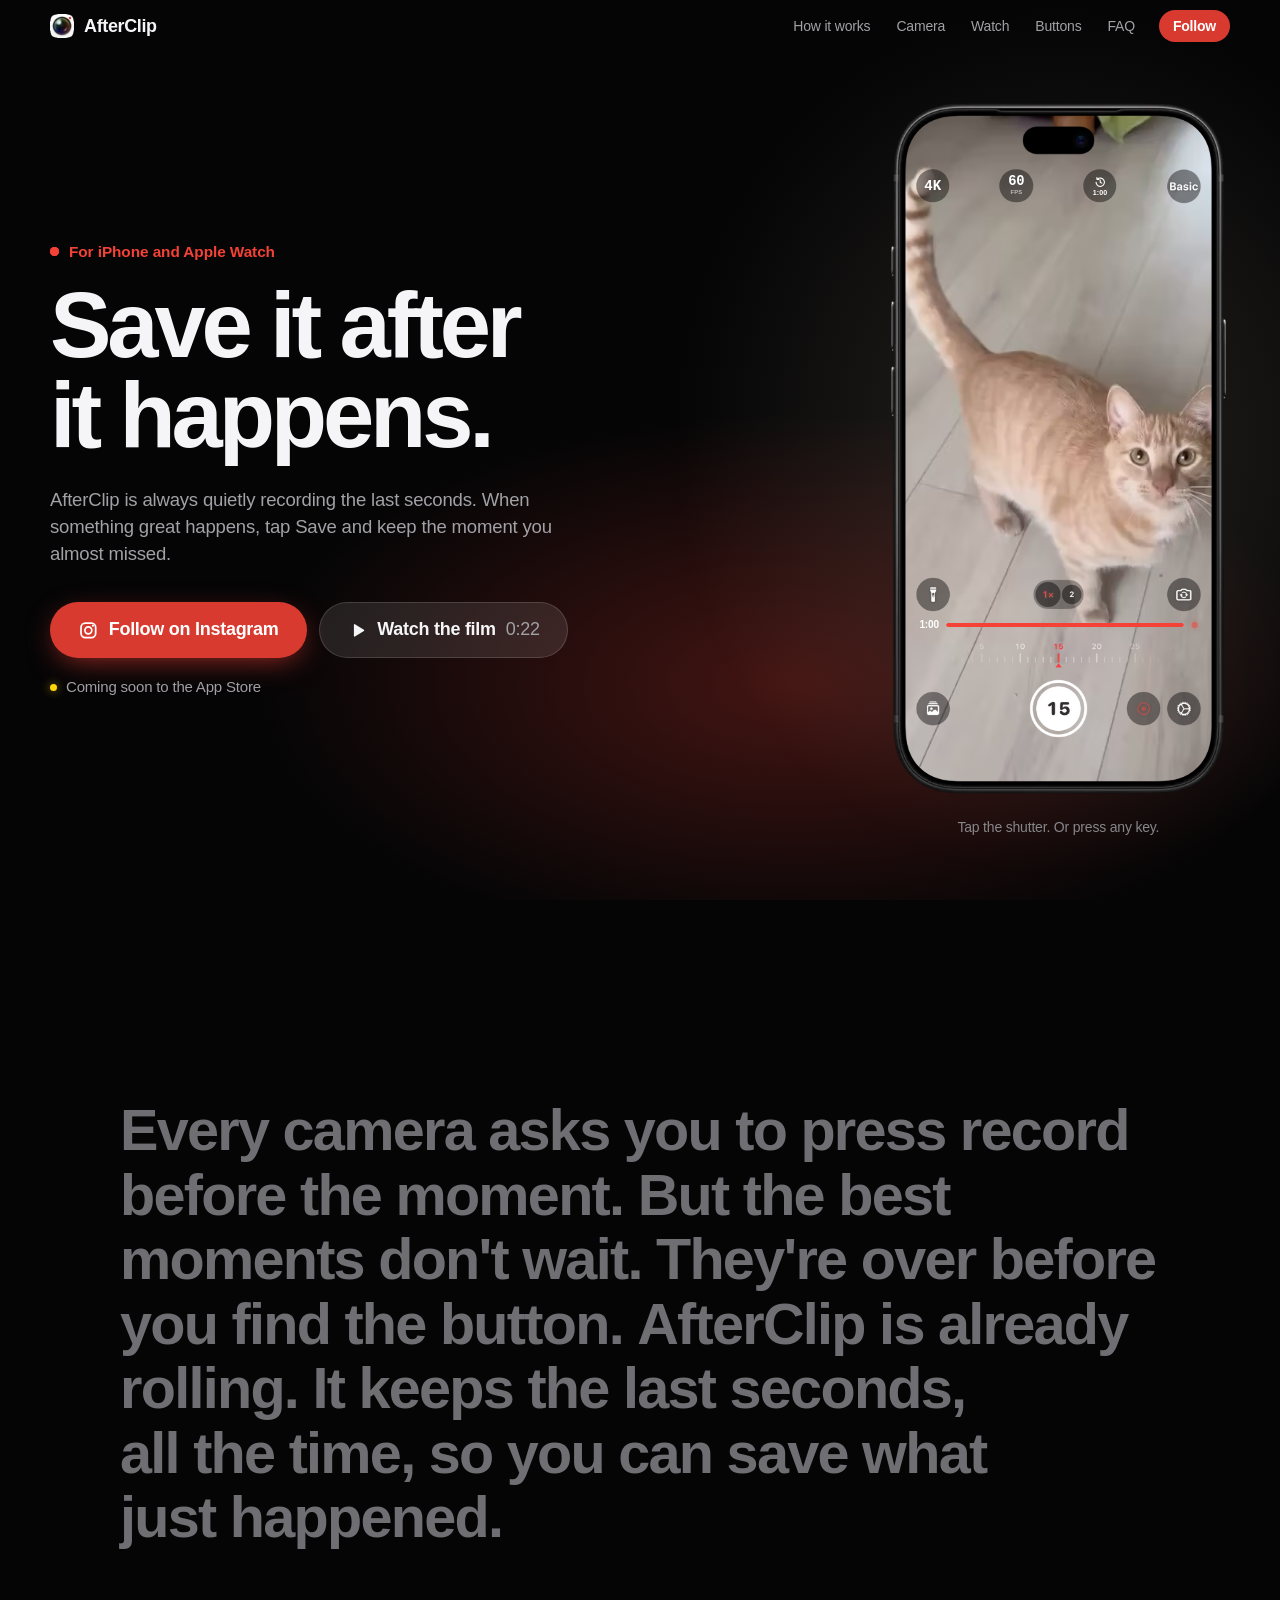
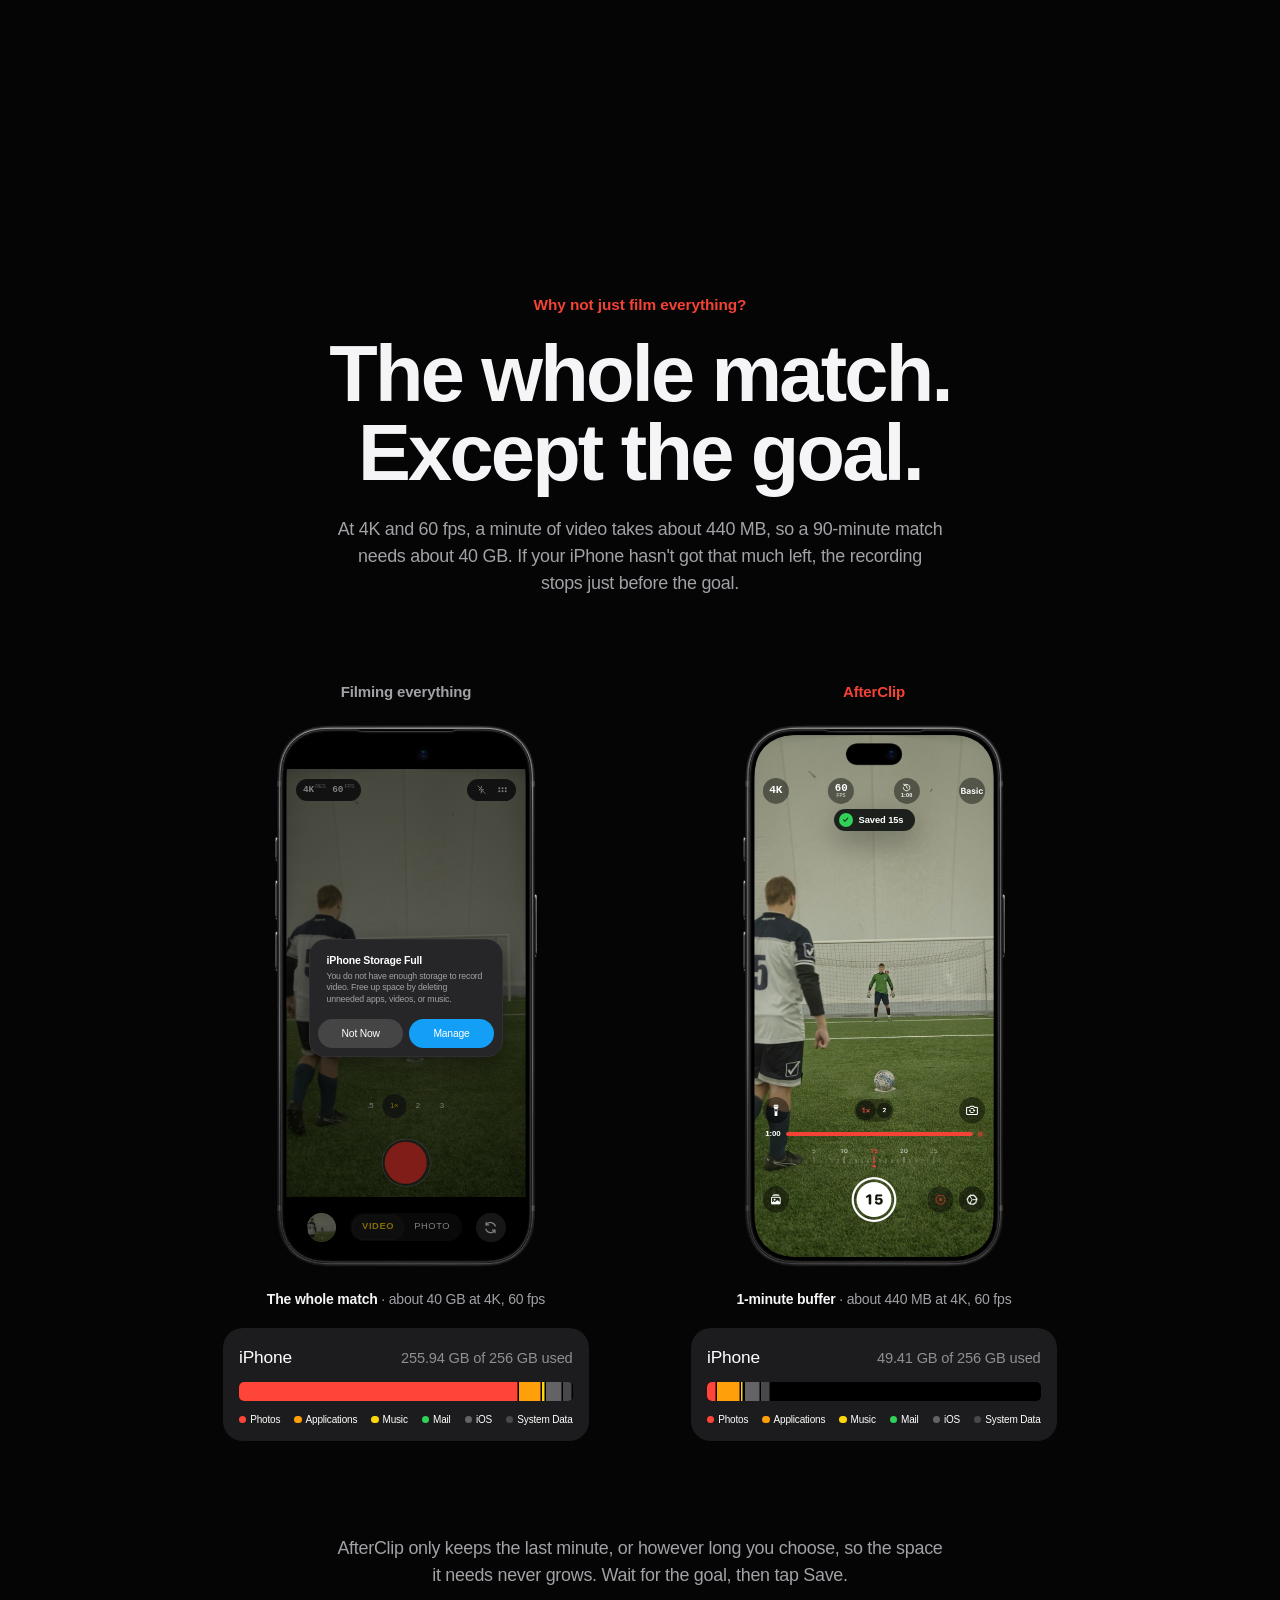
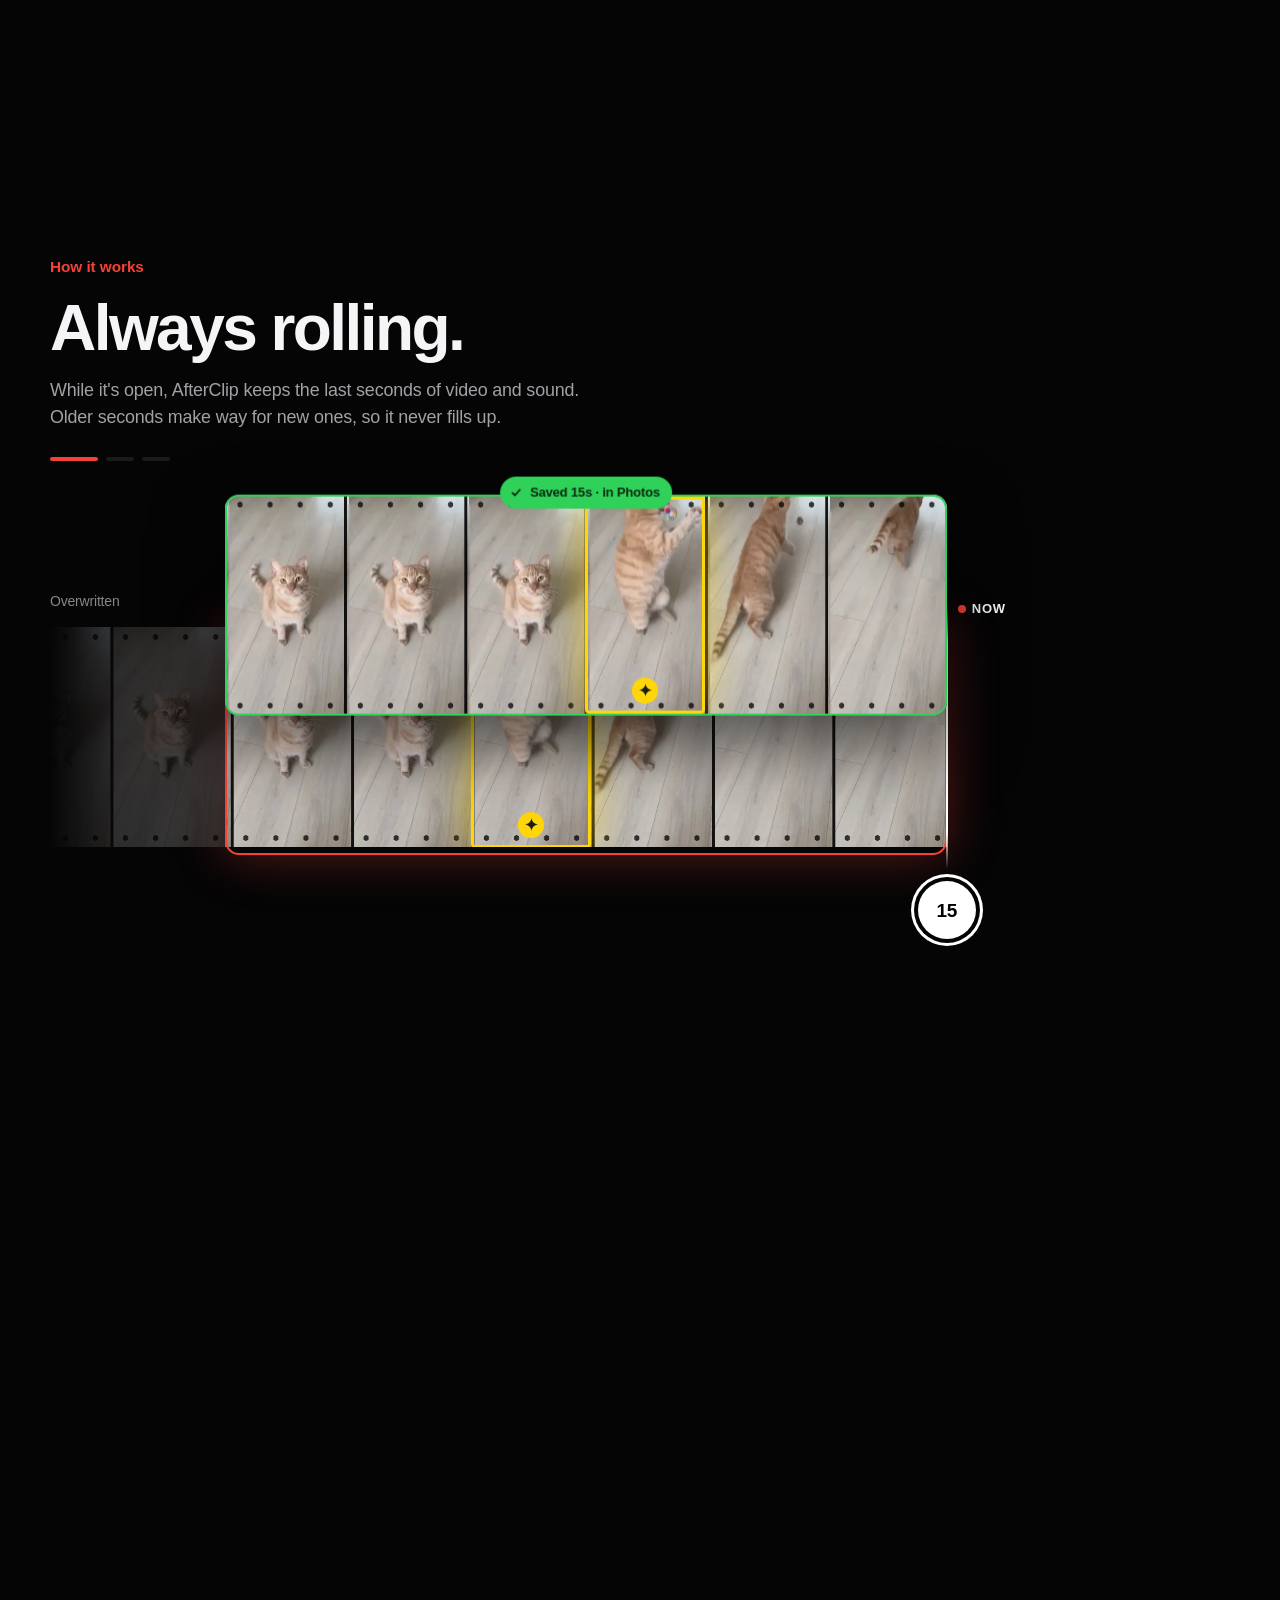
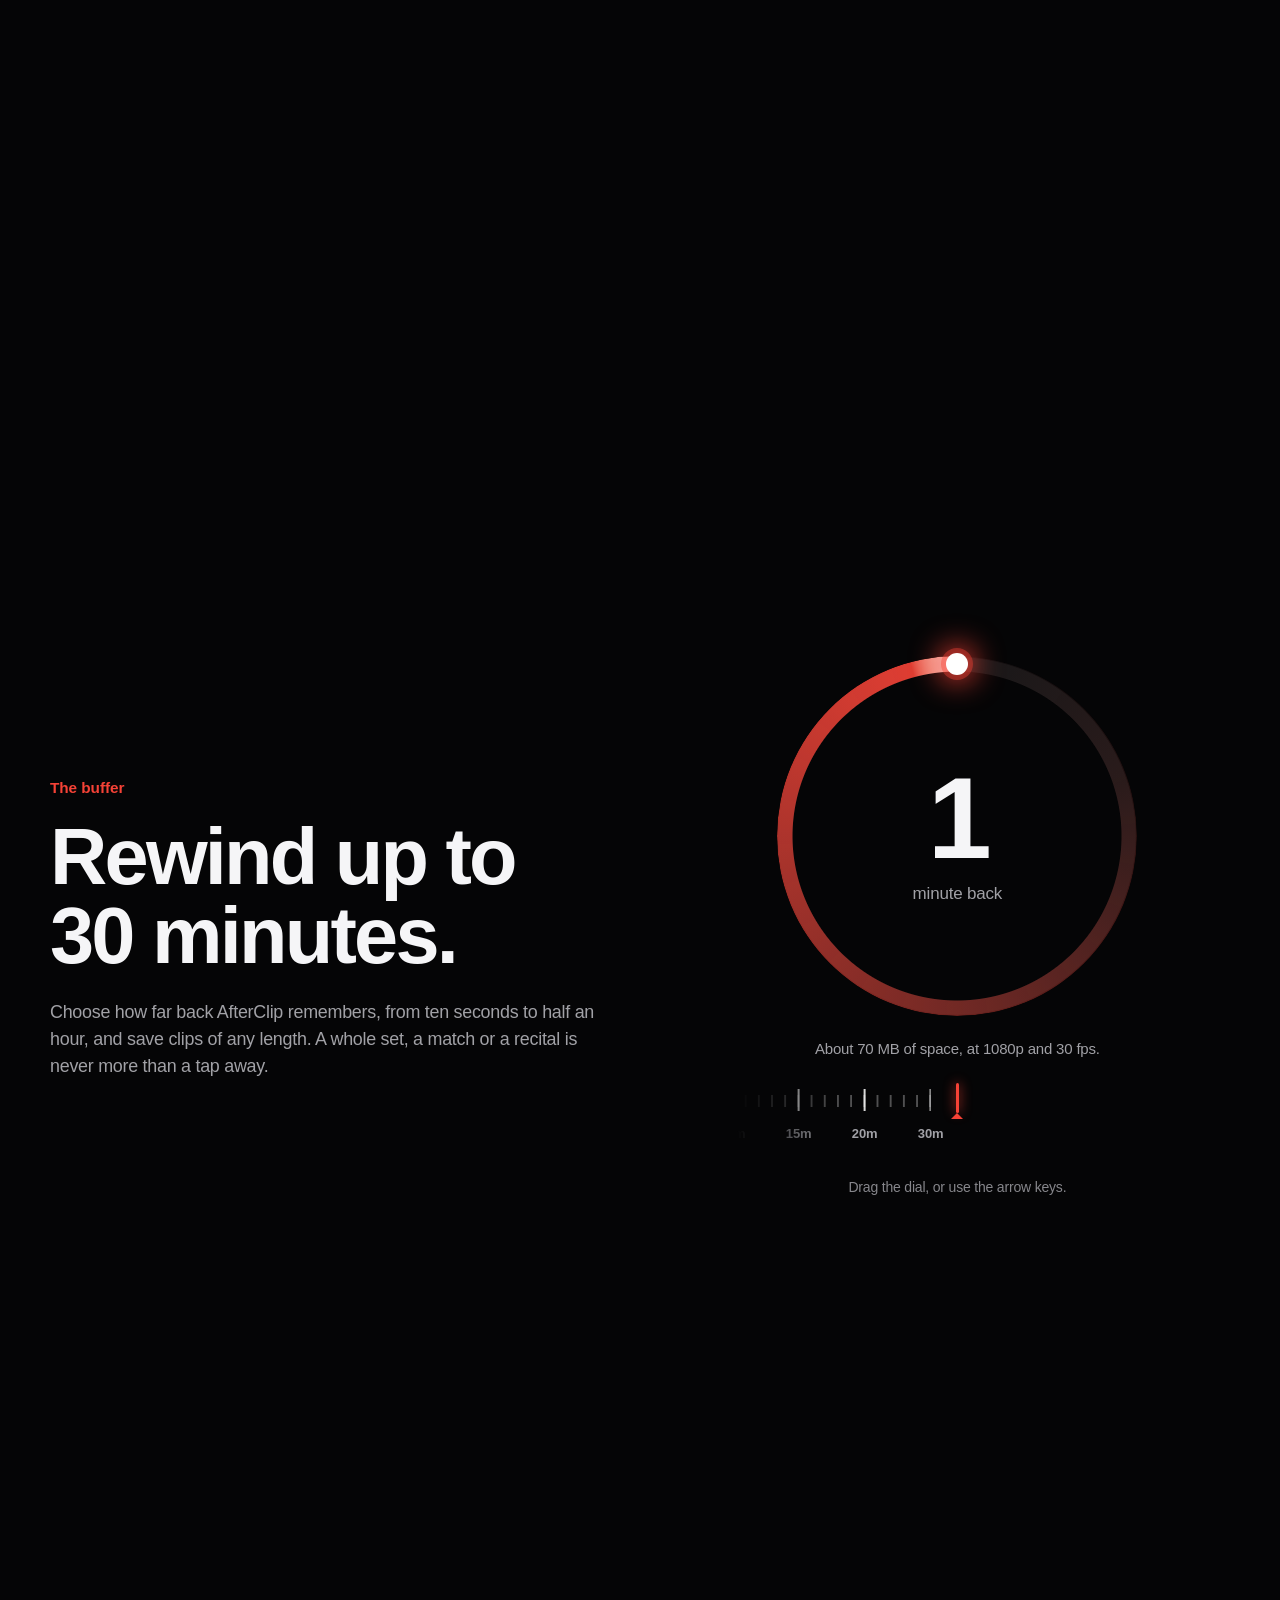
<file: index.html>
<!doctype html>
<html lang="en">
<head>
  <meta charset="utf-8">
  <meta name="viewport" content="width=device-width, initial-scale=1, viewport-fit=cover">
  <title>AfterClip: Save it after it happens</title>
  <meta name="description" content="AfterClip is the iPhone camera that's always recording the last seconds. When something great happens, tap Save and keep the moment you almost missed. 4K HDR, a 30-minute rewind and an Apple Watch remote.">
  <meta name="theme-color" content="#050506">
  <meta name="color-scheme" content="dark">
  <meta name="robots" content="index, follow, max-image-preview:large">
  <!-- Google Search Console owns the site through this; keep it, or it stops. -->
  <meta name="google-site-verification" content="yiXoZvbWytEb5aJO4Kf4C_b6ZOg4UcNelSuk_G61BUY">
  <link rel="canonical" href="https://stratomediagroupltd.github.io/afterclip/">
  <link rel="icon" href="assets/img/icon-32.png" sizes="32x32">
  <link rel="icon" href="assets/img/icon-64.png" sizes="64x64">
  <link rel="apple-touch-icon" href="assets/img/icon-180.png">
  <!-- Smart App Banner on iPhone: put the app's Apple ID here once it has one. -->
  <!-- <meta name="apple-itunes-app" content="app-id={{APP_ID}}"> -->
  <meta property="og:type" content="website">
  <meta property="og:site_name" content="AfterClip">
  <meta property="og:title" content="AfterClip: Save it after it happens">
  <meta property="og:description" content="The iPhone camera that keeps the last seconds, so you can save the moment after it happens.">
  <!-- Link previews need absolute URLs: https://stratomediagroupltd.github.io/afterclip/ is where the site lives,
       e.g. https://yourname.github.io/afterclip/ -->
  <meta property="og:url" content="https://stratomediagroupltd.github.io/afterclip/">
  <meta property="og:image" content="https://stratomediagroupltd.github.io/afterclip/assets/img/og.jpg">
  <meta property="og:image:width" content="1200">
  <meta property="og:image:height" content="630">
  <meta name="twitter:card" content="summary_large_image">
  <meta name="twitter:title" content="AfterClip: Save it after it happens">
  <meta name="twitter:description" content="The iPhone camera that keeps the last seconds, so you can save the moment after it happens.">
  <meta name="twitter:image" content="https://stratomediagroupltd.github.io/afterclip/assets/img/og.jpg">
  <link rel="preload" as="image" type="image/webp" fetchpriority="high"
        imagesrcset="assets/img/frame-iphone-480.webp 480w, assets/img/frame-iphone-600.webp 600w, assets/img/frame-iphone.webp 978w" imagesizes="(max-width: 599px) 62vw, (max-width: 899px) 40vw, 400px">
  <!-- The screen's UI downloads early too: without it, PageSpeed's phone paints the frame later. -->
  <link rel="preload" as="image" type="image/webp"
        imagesrcset="assets/img/hud-match-480.webp 480w, assets/img/hud-match-600.webp 600w, assets/img/hud-match.webp 880w" imagesizes="(max-width: 599px) 62vw, (max-width: 899px) 40vw, 400px">
  <script>
    // Motion and reveals switch on only once the site script is known to run;
    // if it never arrives, everything shows as plain, finished content.
    const root = document.documentElement;
    root.classList.add("js");
    // A jump to a section (a link to #faq, or arriving with one) lays every
    // section out first: until they come near, those below the fold only
    // guess their height, and the jump would land off by the difference.
    const layOutAll = () => root.classList.add("is-whole");
    if (location.hash) {
      layOutAll();
      // Firefox goes to the section before the last styles are in, and the
      // page they shorten leaves it elsewhere: once they are, it goes again,
      // unless the visitor has started moving around by then.
      let moved = false;
      const VISITOR_INPUT = ["wheel", "touchstart", "keydown", "pointerdown"];
      const noteMoved = () => { moved = true; };
      VISITOR_INPUT.forEach((type) => addEventListener(type, noteMoved, { once: true, passive: true }));
      const goAgain = () => {
        VISITOR_INPUT.forEach((type) => removeEventListener(type, noteMoved));
        const target = document.getElementById(decodeURIComponent(location.hash.slice(1)));
        if (target && !moved) target.scrollIntoView({ behavior: "instant" });
      };
      // The styles that load without holding up the first paint can arrive
      // after the page has: wait for them (for up to about three seconds).
      const STYLE_WAIT_FRAMES = 180;
      const whenStyled = (frames) => {
        const late = document.querySelector('link[href$="features.css"]');
        if (!late || late.sheet || frames === 0) goAgain();
        else requestAnimationFrame(() => whenStyled(frames - 1));
      };
      addEventListener("load", () => whenStyled(STYLE_WAIT_FRAMES), { once: true });
    }
    addEventListener("hashchange", layOutAll);
    addEventListener("click", (event) => {
      const link = event.target.closest?.("a[href*='#']");
      if (link && link.hash && link.pathname === location.pathname) layOutAll();
    }, { capture: true });
    // The page's height unit (--vh, in the CSS): a hundredth of the screen's
    // height. On a phone or tablet it changes only on a real resize, such as
    // a rotation. A browser's toolbar sliding in or out while you scroll
    // leaves it alone, or the page would relayout under your finger. When it
    // does change, the part of the page you're reading stays where it is.
    const TOOLBAR_PX = 160;
    const touch = matchMedia("(pointer: coarse)");
    const stage = { width: 0, height: 0 };
    // What you're reading: inside the pinned tape, how far through it you are;
    // anywhere else, the first heading, paragraph or picture on the screen.
    const readingPlace = () => {
      if (scrollY === 0) return null;
      const scene = [...document.querySelectorAll(".how")].find((element) => {
        const box = element.getBoundingClientRect();
        return box.top <= 0 && box.bottom > 0;
      });
      if (scene) {
        const box = scene.getBoundingClientRect();
        return { part: scene, share: -box.top / box.height };
      }
      const part = [...document.querySelectorAll("main :is(h1, h2, h3, p, li, figure), footer")].find((element) => {
        const box = element.getBoundingClientRect();
        return box.height > 0 && box.top >= 0; // Hidden ones measure 0 × 0 at the top.
      });
      return part ? { part, top: part.getBoundingClientRect().top } : null;
    };
    // Noted when scrolling stops, so a resize can put it back from before the
    // text re-wrapped to the new width.
    let place = null;
    let noteTimer = 0;
    addEventListener("scroll", () => {
      clearTimeout(noteTimer);
      place = undefined; // Still scrolling: a resize now measures the place afresh.
      noteTimer = setTimeout(() => { place = readingPlace(); }, 150);
    }, { passive: true });
    const setStage = () => {
      const { innerWidth: width, innerHeight: height } = window;
      if (width === stage.width && (height === stage.height || (touch.matches && Math.abs(height - stage.height) < TOOLBAR_PX))) return;
      if (place === undefined) place = readingPlace();
      stage.width = width;
      stage.height = height;
      root.style.setProperty("--vh", `${height / 100}px`);
      root.classList.toggle("is-tall", height >= 820);
      if (!place || !place.part.isConnected) return;
      const box = place.part.getBoundingClientRect();
      const moved = "share" in place ? box.top + place.share * box.height : box.top - place.top;
      scrollBy({ top: moved, behavior: "instant" });
    };
    setStage();
    addEventListener("resize", setStage);
    const plain = () => { if (!window.__afterclip) root.classList.remove("js"); };
    // None of the script is needed to draw the page, so it loads after the
    // page has (or after 2.5 s on a slow connection, whichever comes first).
    let started = false;
    // Visits are counted by Cloudflare Web Analytics: no cookies, nothing kept
    // on the device. It stays off until its token replaces the placeholder,
    // and on a copy of the site served from this computer.
    const countVisit = () => {
      const token = "fb46847f3f8a47828e1d68c609162889";
      if (token.startsWith("{") || ["localhost", "127.0.0.1"].includes(location.hostname)) return;
      const beacon = document.createElement("script");
      beacon.defer = true;
      beacon.src = "https://static.cloudflareinsights.com/beacon.min.js";
      beacon.dataset.cfBeacon = JSON.stringify({ token });
      document.head.append(beacon);
    };
    const start = () => {
      if (started) return;
      started = true;
      import("./assets/js/main.js").catch(plain);
      countVisit();
    };
    addEventListener("load", start, { once: true });
    setTimeout(start, 2500);
    setTimeout(plain, 8000);
  </script>
  <style>
@property --accent {
syntax: "<color>";
inherits: true;
initial-value: #f54236;
}
:root {
--accent: #f54236;
--on-accent: #fff;
--accent-ink: var(--accent);
--bg: #050506;
--surface: #111113;
--surface-2: #1c1c1f;
--line: rgb(255 255 255 / 0.09);
--text: #f5f5f7;
--muted: #a1a1a6;
--faint: #86868b;
--green: #30d158;
--yellow: #ffd60a;
--glass: rgb(16 16 18 / 0.68);
--font: -apple-system, BlinkMacSystemFont, "SF Pro Display", "SF Pro Text", "Inter", "Segoe UI", Roboto, "Helvetica Neue", Arial, sans-serif;
--font-round: ui-rounded, "SF Pro Rounded", -apple-system, BlinkMacSystemFont, "Segoe UI", sans-serif;
--font-mono: ui-monospace, "SF Mono", "SFMono-Regular", Menlo, Consolas, monospace;
--ease: cubic-bezier(0.16, 1, 0.3, 1);
--ease-in-out: cubic-bezier(0.65, 0, 0.35, 1);
--spring: linear(0, 0.006, 0.025 2.8%, 0.101 6.1%, 0.539 18.9%, 0.721 25.3%, 0.849 31.5%, 0.937 38.1%, 0.968 41.8%, 0.991 45.7%, 1.006 50.1%, 1.015 55%, 1.017 63.9%, 1.001 85.8%, 1);
--wrap: min(1180px, 100% - 48px);
--nav-h: 52px;
color-scheme: dark;
transition: --accent 0.6s var(--ease);
}
*, *::before, *::after { box-sizing: border-box; }
html { -webkit-text-size-adjust: 100%; text-size-adjust: 100%; }
@media (prefers-reduced-motion: no-preference) {
html { scroll-behavior: smooth; }
}
body {
margin: 0;
background: var(--bg);
color: var(--text);
font: 400 17px/1.5 var(--font);
letter-spacing: -0.011em;
-webkit-font-smoothing: antialiased;
-moz-osx-font-smoothing: grayscale;
text-rendering: optimizeLegibility;
overflow-x: clip;
}
img, video, canvas, svg { display: block; max-width: 100%; }
img, video { height: auto; }
button { font: inherit; color: inherit; background: none; border: 0; padding: 0; cursor: pointer; }
a { color: inherit; }
h1, h2, h3, p, ul, ol, dl, dd, figure { margin: 0; }
ul, ol { padding: 0; list-style: none; }
::selection { background: color-mix(in srgb, var(--accent) 45%, transparent); }
:focus-visible { outline: 3px solid color-mix(in srgb, var(--accent) 80%, white); outline-offset: 3px; border-radius: 8px; }
.visually-hidden {
position: absolute !important; width: 1px; height: 1px; padding: 0; margin: -1px;
overflow: hidden; clip: rect(0 0 0 0); white-space: nowrap; border: 0;
}
.sprite { position: absolute; width: 0; height: 0; overflow: hidden; }
.ico { width: 1.15em; height: 1.15em; flex: none; fill: currentColor; }
.wrap { width: var(--wrap); margin-inline: auto; }
.iphone, .awatch, .watches, .hero__device, .specs__device, .duel, .storage, .tape, .ring, .dial,
.merge, .devices, .keycap, .btn, .nav, .dock, .toast, .flyclip, .film__inner, .finale__icon, .privacy__lock, .zeros dd {
-webkit-user-select: none; user-select: none;
-webkit-touch-callout: none;
}
img { -webkit-user-drag: none; }
.skip {
position: fixed; left: 16px; top: -60px; z-index: 100;
padding: 10px 16px; border-radius: 12px; background: var(--text); color: var(--bg);
font-weight: 600; text-decoration: none; transition: top 0.2s;
}
.skip:focus { top: 12px; }
.eyebrow {
display: inline-flex; align-items: center; gap: 10px;
margin-bottom: 18px;
color: var(--accent-ink);
font-size: clamp(15px, 1.2vw, 18px); font-weight: 600; letter-spacing: -0.005em;
}
.title {
font-size: clamp(40px, 6.2vw, 92px);
font-weight: 700; line-height: 1.0; letter-spacing: -0.035em;
text-wrap: balance;
}
.title--center { text-align: center; }
.body {
max-width: 34em;
margin-top: 24px;
color: var(--muted);
font-size: clamp(17px, 1.4vw, 21px); line-height: 1.5; letter-spacing: -0.015em;
text-wrap: pretty;
}
.body strong { color: var(--text); font-weight: 600; }
.body a { color: var(--text); text-underline-offset: 3px; }
.body--center { margin-inline: auto; text-align: center; }
.hint { color: var(--faint); font-size: 14px; }
.rec-dot { position: relative; width: 9px; height: 9px; border-radius: 50%; background: var(--accent); }
.rec-dot::after {
content: ""; position: absolute; inset: 0; border-radius: 50%;
background: var(--accent);
}
.is-live .rec-dot::after { animation: rec 1.6s ease-out infinite; }
@keyframes rec {
from { transform: scale(1); opacity: 0.6; }
70%, to { transform: scale(3); opacity: 0; }
}
.btn {
--btn-bg: color-mix(in srgb, var(--accent) 88%, #000);
position: relative;
display: inline-flex; align-items: center; justify-content: center; gap: 10px;
height: 48px; padding: 0 24px;
border-radius: 999px;
background: var(--btn-bg);
color: var(--on-accent);
font-size: 17px; font-weight: 600; letter-spacing: -0.015em;
text-decoration: none; white-space: nowrap;
box-shadow: 0 8px 30px -8px color-mix(in srgb, var(--accent) 70%, transparent);
transition: transform 0.5s var(--spring), box-shadow 0.3s, background-color 0.3s;
}
.btn:hover { transform: translateY(-1px) scale(1.02); box-shadow: 0 14px 40px -8px color-mix(in srgb, var(--accent) 80%, transparent); }
.btn:active { transform: scale(0.97); transition-duration: 0.12s; }
.btn--sm { height: 32px; padding: 0 14px; font-size: 14px; box-shadow: none; }
.btn--lg { height: 56px; padding: 0 28px; font-size: 18px; }
.btn--ghost {
--btn-bg: rgb(255 255 255 / 0.1);
color: var(--text);
box-shadow: inset 0 0 0 1px rgb(255 255 255 / 0.14);
}
.btn--ghost:hover { --btn-bg: rgb(255 255 255 / 0.16); box-shadow: inset 0 0 0 1px rgb(255 255 255 / 0.22); }
.btn__meta { color: var(--muted); font-weight: 500; font-variant-numeric: tabular-nums; }
.arrow-link {
display: inline-flex; align-items: center; gap: 4px;
color: var(--accent-ink); font-weight: 600; text-decoration: none;
}
.arrow-link .ico { transition: transform 0.4s var(--spring); }
.arrow-link:hover .ico { transform: translateX(4px); }
.nav {
position: fixed; inset: 0 0 auto; z-index: 50;
height: var(--nav-h);
transition: background-color 0.4s, box-shadow 0.4s;
}
.nav.is-scrolled {
background: var(--glass);
-webkit-backdrop-filter: saturate(160%) blur(16px); backdrop-filter: saturate(160%) blur(16px);
box-shadow: 0 1px 0 var(--line);
}
.nav__inner {
width: var(--wrap); height: 100%; margin-inline: auto;
display: flex; align-items: center; gap: 24px;
}
.nav__brand {
display: inline-flex; align-items: center; gap: 10px; margin-right: auto;
font-size: 18px; font-weight: 650; letter-spacing: -0.02em; text-decoration: none;
}
.nav__brand img { border-radius: 6px; }
.nav__links { display: flex; gap: 26px; }
.nav__links a {
position: relative;
color: var(--muted); font-size: 14px; text-decoration: none;
transition: color 0.25s;
}
.nav__links a:hover, .nav__links a[aria-current="true"] { color: var(--text); }
.nav__links a[aria-current="true"]::after {
content: ""; position: absolute; left: 0; right: 0; bottom: -6px; height: 2px; border-radius: 2px;
background: var(--accent);
}
@media (max-width: 760px) {
.nav__links { display: none; }
}
.js [data-reveal] {
opacity: 0;
transform: translate3d(0, 28px, 0);
transition: opacity 0.9s var(--ease) var(--d, 0ms), transform 1.1s var(--ease) var(--d, 0ms);
}
.js [data-reveal].is-in { opacity: 1; transform: none; }
.js [data-wipe] .line { display: block; overflow: clip; padding-bottom: 0.1em; margin-bottom: -0.1em; }
.js [data-wipe] .line > span {
display: block;
transform: translate3d(0, 108%, 0);
transition: transform 1.15s var(--ease) calc(var(--i, 0) * 90ms);
}
.js [data-wipe].is-in .line > span { transform: none; }
.is-live .float { animation: float 7s ease-in-out infinite alternate; }
.is-live .float--slow { animation-duration: 9s; animation-delay: -3s; }
.float.is-away { animation-play-state: paused; }
@keyframes float {
from { transform: translate3d(0, -7px, 0); }
to { transform: translate3d(0, 7px, 0); }
}
.toast {
display: inline-flex; align-items: center; gap: 0.62em;
padding: 0.5em 1.15em 0.5em 0.62em;
border-radius: 999px;
background: rgb(18 22 20 / 0.92);
color: #fff;
font-weight: 600; letter-spacing: -0.01em; white-space: nowrap;
box-shadow: 0 10px 30px rgb(0 0 0 / 0.35);
}
.toast__check {
display: grid; place-items: center;
width: 1.5em; height: 1.5em; border-radius: 50%;
background: var(--green); color: #0b2a14;
}
.toast__check .ico { width: 1em; height: 1em; }
.toast__meta { color: rgb(255 255 255 / 0.55); font-weight: 500; }
.global-toasts {
position: fixed; left: 50%; top: calc(var(--nav-h) + 14px); z-index: 60;
display: grid; justify-items: center; gap: 8px;
transform: translateX(-50%);
font-size: 15px;
pointer-events: none;
}
html:not(.js) [data-film-open] { display: none; }
.film {
width: 100vw; height: 100vh; height: 100dvh; max-width: none; max-height: none;
margin: 0; padding: 0; border: 0;
background: transparent; color: #fff;
}
.film[open] { display: grid; place-items: center; }
.film::backdrop { background: rgb(0 0 0 / 0.86); -webkit-backdrop-filter: blur(14px); backdrop-filter: blur(14px); }
.film__inner {
position: relative;
height: min(88dvh, 960px); aspect-ratio: 9 / 16; max-width: 92vw;
animation: film-in 0.6s var(--ease);
}
.film__video { width: 100%; height: 100%; border-radius: 26px; background: #000; object-fit: cover; }
.film__close {
position: absolute; top: 0; left: calc(100% + 14px);
display: grid; place-items: center;
width: 44px; height: 44px; border-radius: 50%;
background: rgb(255 255 255 / 0.14);
transition: background-color 0.2s;
}
.film__close:hover { background: rgb(255 255 255 / 0.24); }
@media (max-width: 640px) {
.film__close { left: auto; right: 10px; top: 10px; background: rgb(0 0 0 / 0.5); }
}
@keyframes film-in {
from { opacity: 0; transform: translateY(24px) scale(0.96); }
}
.footer {
position: relative;
padding: 40px 0 calc(40px + env(safe-area-inset-bottom));
border-top: 1px solid var(--line);
color: var(--faint);
font-size: 13px;
}
.footer__inner { display: grid; grid-template-columns: auto 1fr; gap: 14px 32px; align-items: center; }
.footer__brand { display: inline-flex; align-items: center; gap: 8px; color: var(--text); font-weight: 600; font-size: 15px; }
.footer__brand img { border-radius: 5px; }
.footer nav { display: flex; flex-wrap: wrap; gap: 8px 24px; justify-content: end; }
.footer nav a { text-decoration: none; transition: color 0.2s; }
.footer nav a:hover, .footer nav a[aria-current="page"] { color: var(--text); }
.footer__legal { grid-column: 1 / -1; max-width: 70em; }
@media (max-width: 640px) {
.footer__inner { grid-template-columns: 1fr; }
.footer nav { justify-content: start; }
}
@media (prefers-reduced-motion: reduce) {
*, *::before, *::after {
animation-duration: 0.01ms !important;
animation-iteration-count: 1 !important;
transition-duration: 0.01ms !important;
}
.js [data-reveal], .js [data-wipe] .line > span { transform: none; }
}
  </style>
  <style>
.section { position: relative; padding: clamp(110px, var(--vh, 1vh) * 16, 190px) 0; scroll-margin-top: var(--nav-h); }
.section__head { margin-bottom: clamp(48px, 7vw, 84px); }
.section__head--center { text-align: center; }
.section__head--center .body { margin-inline: auto; }
.split {
display: grid; grid-template-columns: minmax(0, 1fr) minmax(0, 1fr);
align-items: center; gap: clamp(40px, 7vw, 110px);
}
.split--flip .split__copy { order: 2; }
@media (max-width: 900px) {
.split { grid-template-columns: minmax(0, 1fr); }
.split--flip .split__copy { order: 0; }
}
.ticks { display: grid; gap: 12px; margin-top: 30px; }
.ticks li { display: flex; gap: 12px; align-items: baseline; font-size: 17px; }
.ticks li::before {
content: ""; flex: none; width: 7px; height: 7px; border-radius: 50%; translate: 0 -2px;
background: var(--accent); box-shadow: 0 0 10px var(--accent);
}
.iphone {
--pw: 300px;
position: relative;
width: var(--pw); aspect-ratio: 978 / 2000;
flex: none;
}
.iphone__screen {
position: absolute; left: 5.317%; top: 2.5%; width: 89.366%; height: 95%;
overflow: hidden; border-radius: 16% / 7.37%;
background: #000;
container-type: inline-size;
}
.iphone__screen > picture, .iphone__screen > picture img, .iphone__video {
position: absolute; inset: 0; width: 100%; height: 100%; object-fit: cover;
}
.iphone__frame, .iphone__frame img { position: absolute; inset: 0; width: 100%; height: 100%; pointer-events: none; }
.awatch { position: relative; width: var(--ww, 300px); aspect-ratio: 560 / 880; flex: none; }
.awatch__screen {
position: absolute; left: 12.857%; top: 21.818%; width: 74.286%; height: 56.364%;
overflow: hidden; border-radius: 24% / 20.2%;
background: #000;
container-type: inline-size;
}
.awatch__screen picture, .awatch__screen picture img { position: absolute; inset: 0; width: 100%; height: 100%; }
.awatch__frame, .awatch__frame img { position: absolute; inset: 0; width: 100%; height: 100%; pointer-events: none; }
.hero { position: relative; }
.hero__stage {
position: relative;
min-height: calc(var(--vh, 1vh) * 100);
display: grid; grid-template-columns: minmax(0, 1fr) auto; align-items: center;
gap: clamp(32px, 6vw, 110px);
padding: calc(var(--nav-h) + 24px) max(24px, (100% - 1180px) / 2) 40px;
overflow: clip;
}
.hero__stage::after {
content: ""; position: absolute; inset: 0; z-index: -1;
background: radial-gradient(42% 30% at 62% 76%, color-mix(in srgb, var(--accent) 26%, transparent), transparent);
pointer-events: none;
}
.hero__copy { position: relative; z-index: 2; }
.hero__title {
font-size: clamp(50px, 7.2vw, 116px);
font-weight: 700; line-height: 0.98; letter-spacing: -0.045em;
}
.hero__title .line { display: block; overflow: clip; padding-bottom: 0.08em; margin-bottom: -0.08em; }
.hero__title .line > span { display: block; }
.hero__lede { max-width: 30em; margin-top: 26px; color: var(--muted); font-size: clamp(17px, 1.45vw, 22px); line-height: 1.45; text-wrap: pretty; }
.hero__ctas { display: flex; flex-wrap: wrap; gap: 12px; margin-top: 34px; }
.hero__soon { display: inline-flex; align-items: center; gap: 9px; margin-top: 18px; color: var(--muted); font-size: 15px; font-weight: 500; }
.hero__soon-dot { width: 7px; height: 7px; border-radius: 50%; background: var(--yellow); box-shadow: 0 0 10px color-mix(in srgb, var(--yellow) 60%, transparent); }
.hero__device { position: relative; display: grid; justify-items: center; gap: 18px; z-index: 1; }
.hero__device .iphone { --pw: calc(min(var(--vh, 1vh) * 78, 800px) * 0.489); }
.hero__device::before {
content: ""; position: absolute; left: 50%; top: 46%; z-index: -1;
width: 230%; height: 120%;
transform: translate(-50%, -50%);
background: radial-gradient(closest-side, rgb(214 192 168 / 0.16), transparent);
pointer-events: none;
}
.hero__hint { color: var(--faint); font-size: 14px; }
@keyframes hero-rise { from { transform: translate3d(0, 106%, 0); } }
.js .hero__title .line > span { animation: hero-rise 0.9s var(--ease) both; }
.js .hero__title .line:nth-child(2) > span { animation-delay: 0.07s; }
@media (max-width: 899px) {
.hero__stage {
grid-template-columns: 1fr; grid-template-rows: auto auto;
align-content: start; justify-items: center; gap: 30px;
padding-top: calc(var(--nav-h) + 18px); padding-bottom: 18px;
text-align: center;
}
.hero__copy .eyebrow { margin-bottom: 12px; }
.hero__title { font-size: clamp(42px, 11.5vw, 72px); }
.hero__lede { display: none; }
.hero__ctas { justify-content: center; margin-top: 20px; }
.hero__ctas .btn--lg { height: 48px; padding: 0 20px; font-size: 16px; }
.hero__soon { margin-top: 12px; font-size: 14px; }
.hero__device .iphone { --pw: min(calc(min(var(--vh, 1vh) * 62, 620px) * 0.489), 70vw); }
.hero__hint { display: none; }
}
@media (max-width: 899px) {
.is-tall .hero__lede { display: block; margin-inline: auto; margin-top: 16px; font-size: 17px; }
}
.iphone__hud { pointer-events: none; }
.toasts {
position: absolute; left: 0; right: 0; top: 14.2%; z-index: 3;
display: grid; justify-items: center; gap: 1.6cqi;
font-size: 3.9cqi;
pointer-events: none;
}
.toasts .toast { padding: 1.6cqi 4.6cqi 1.6cqi 2.2cqi; gap: 2.3cqi; }
.shutter-hit, .shutter-ring {
position: absolute; left: 50%; top: 89%; z-index: 4;
width: 19.5%; aspect-ratio: 1;
border-radius: 50%;
transform: translate(-50%, -50%);
}
.shutter-hit { -webkit-tap-highlight-color: transparent; }
.shutter-hit:active { background: rgb(0 0 0 / 0.12); }
.shutter-ring { pointer-events: none; box-shadow: 0 0 0 0.9cqi var(--accent), 0 0 6cqi var(--accent); opacity: 0; }
.flyclip {
position: absolute; z-index: 5;
width: 112px; padding: 6px 6px 10px;
border-radius: 16px;
background: rgb(28 28 30 / 0.96);
box-shadow: 0 24px 60px rgb(0 0 0 / 0.5), inset 0 0 0 1px rgb(255 255 255 / 0.1);
pointer-events: none;
}
.flyclip video { width: 100%; aspect-ratio: 9 / 16; border-radius: 11px; object-fit: cover; background: #000; }
.flyclip p { margin-top: 8px; color: #fff; font-size: 12px; font-weight: 600; line-height: 1.25; text-align: center; }
.flyclip p span { display: block; color: rgb(255 255 255 / 0.55); font-weight: 500; }
.manifesto { padding: clamp(120px, var(--vh, 1vh) * 22, 240px) 0; }
.manifesto__text {
width: var(--wrap); max-width: 1040px; margin-inline: auto;
font-size: clamp(30px, 4.5vw, 66px); font-weight: 650; line-height: 1.12; letter-spacing: -0.03em;
text-wrap: pretty;
}
.manifesto__text strong { font-weight: 700; }
.js .manifesto__text .w { color: #6e6e73; transition: color 0.35s linear; }
.js .manifesto__text .w.is-lit { color: var(--text); }
.js .manifesto__text strong .w.is-lit { color: var(--accent); }
.how { position: relative; scroll-margin-top: 0; }
.js .how { height: calc(var(--vh, 1vh) * 220); }
.how__stage {
--gap: clamp(26px, var(--vh, 1vh) * 6, 70px);
display: flex; flex-direction: column; justify-content: center; gap: var(--gap);
padding: calc(var(--nav-h) + 30px) 0 50px;
overflow: clip;
}
.js .how__stage { position: sticky; top: 0; height: calc(var(--vh, 1vh) * 100); }
.how__head { position: relative; }
.how__steps { display: grid; gap: 28px; }
.js .how__steps { display: grid; grid-template-areas: "s"; gap: 0; }
.how__step h3 { font-size: clamp(36px, 5vw, 72px); font-weight: 700; line-height: 1.02; letter-spacing: -0.04em; }
.how__step p { max-width: 30em; margin-top: 16px; color: var(--muted); font-size: clamp(17px, 1.4vw, 21px); }
.js .how__step {
grid-area: s;
opacity: 0; transform: translateY(26px);
transition: opacity 0.6s var(--ease), transform 0.8s var(--ease);
pointer-events: none;
}
.js .how__step.is-on { opacity: 1; transform: none; pointer-events: auto; }
.how__dots { display: none; gap: 8px; margin-top: 26px; }
.js .how__dots { display: flex; }
.how__dots i { width: 28px; height: 4px; border-radius: 4px; background: var(--line); transition: background-color 0.4s, width 0.5s var(--ease); }
.how__dots i.is-on { width: 48px; background: var(--accent); }
.tape {
--fw: clamp(58px, 9.4vw, 132px);
--fh: calc(var(--fw) * 1.8333);
--win: 6;
--now: 0.76;
--top: 46px;
position: relative;
width: var(--wrap); margin-inline: auto;
height: calc(var(--fh) + var(--top) + 96px);
}
@media (max-width: 700px) { .tape { --win: 5; --now: 0.84; --top: 40px; } }
@supports (height: 100svh) {
.js .tape {
--fw: clamp(58px, min(9.4vw, (var(--vh, 1vh) * 100 - 533px) / 2.57), 132px);
margin-top: max(0px, var(--fh) * 0.4 + 78px - var(--top) - var(--gap));
}
}
.tape__rec {
position: absolute; left: 0; top: var(--top);
width: calc(100% * var(--now)); height: var(--fh);
overflow: hidden;
}
.tape__rec::after {
content: ""; position: absolute; left: 0; top: 0; bottom: 0; z-index: 2;
right: calc(var(--win) * var(--fw));
background: linear-gradient(90deg, var(--bg), rgb(5 5 6 / 0.78) 35%, rgb(5 5 6 / 0.7));
pointer-events: none;
}
.tape__film, .tape__clip-film {
background: url("assets/img/strip.jpg") 0 0 / calc(var(--fw) * 26) 100% no-repeat;
background-image: image-set(url("assets/img/strip.webp") type("image/webp"), url("assets/img/strip.jpg") type("image/jpeg"));
}
.js .tape:not(.is-near) .tape__film, .js .tape:not(.is-near) .tape__clip-film { background-image: none; }
.tape__film {
position: absolute; left: 0; top: 0; height: 100%; width: calc(var(--fw) * 26);
will-change: transform;
}
.tape__film::before, .tape__clip-film::before {
content: ""; position: absolute; inset: 0;
background:
linear-gradient(90deg, rgb(0 0 0 / 0.9) 0 3px, transparent 3px) 0 0 / var(--fw) 100%,
radial-gradient(circle, rgb(0 0 0 / 0.75) 0 2.5px, transparent 3px) 0 4px / calc(var(--fw) / 4) 12px repeat-x,
radial-gradient(circle, rgb(0 0 0 / 0.75) 0 2.5px, transparent 3px) 0 calc(100% - 4px) / calc(var(--fw) / 4) 12px repeat-x;
}
.tape__clip-film::before {
background:
radial-gradient(circle, rgb(0 0 0 / 0.75) 0 2.5px, transparent 3px) 0 4px / calc(var(--fw) / 4) 12px repeat-x,
radial-gradient(circle, rgb(0 0 0 / 0.75) 0 2.5px, transparent 3px) 0 calc(100% - 4px) / calc(var(--fw) / 4) 12px repeat-x;
}
.tape__clip-film::after {
content: ""; position: absolute; top: 0; bottom: 0; z-index: 2;
left: calc(var(--fw) - 1.5px); right: calc(var(--fw) - 1.5px);
background: linear-gradient(90deg, rgb(0 0 0 / 0.9) 0 3px, transparent 3px) 0 0 / var(--fw) 100%;
}
.tape__moment {
position: absolute; top: 0; left: calc(var(--fw) * var(--km, 14)); z-index: 1;
width: var(--fw); height: 100%;
box-shadow: inset 0 0 0 3px var(--yellow), 0 0 40px color-mix(in srgb, var(--yellow) 60%, transparent);
border-radius: 4px;
container-type: inline-size;
}
.tape__moment b {
position: absolute; left: 50%; bottom: 10px; transform: translateX(-50%);
display: inline-flex; align-items: center; gap: 5px;
width: max-content;
padding: 3px 9px 3px 7px; border-radius: 999px;
background: var(--yellow); color: #1d1d1f;
font-size: 12px; font-weight: 700; line-height: 1; white-space: nowrap;
}
.tape__moment b .ico { width: 15px; height: 15px; }
@container (max-width: 127px) {
.tape__moment b { justify-content: center; width: 26px; height: 26px; padding: 0; border-radius: 50%; }
.tape__moment b span { display: none; }
}
.tape__window {
position: absolute; top: calc(var(--top) - 8px);
left: calc(100% * var(--now) - var(--win) * var(--fw));
width: calc(var(--win) * var(--fw)); height: calc(var(--fh) + 16px);
border-radius: 14px;
box-shadow: inset 0 0 0 2px var(--accent), 0 0 50px color-mix(in srgb, var(--accent) 35%, transparent);
pointer-events: none;
}
.tape__window span {
position: absolute; left: 2px; bottom: calc(100% + 10px);
color: var(--accent); font-size: 14px; font-weight: 600; white-space: nowrap;
}
.tape__over { position: absolute; left: 0; top: 10px; color: var(--faint); font-size: 14px; }
@media (max-width: 700px) { .tape__over { display: none; } }
.tape__now {
position: absolute; top: calc(var(--top) - 22px); left: calc(100% * var(--now));
width: 2px; height: calc(var(--fh) + 44px); margin-left: -1px;
background: linear-gradient(transparent, #fff 14%, #fff 86%, transparent);
}
.tape__now span {
position: absolute; left: 12px; top: -6px;
display: inline-flex; align-items: center; gap: 6px;
font-size: 13px; font-weight: 700; letter-spacing: 0.06em; text-transform: uppercase;
}
.tape__now i { width: 8px; height: 8px; border-radius: 50%; background: var(--accent); }
.is-live .tape__now i { animation: blink 1.2s steps(2, jump-none) infinite; }
@keyframes blink { 50% { opacity: 0.25; } }
.tape__shutter {
position: absolute; left: calc(100% * var(--now)); top: calc(var(--top) + var(--fh) + 34px);
display: grid; place-items: center;
width: 58px; height: 58px; border-radius: 50%;
transform: translateX(-50%);
background: #fff; color: #000;
box-shadow: 0 0 0 4px var(--bg), 0 0 0 7px #fff;
font: 800 19px/1 var(--font-round);
transition: transform 0.5s var(--spring), box-shadow 0.3s;
}
.tape__shutter.is-pressed { transform: translateX(-50%) scale(0.86); box-shadow: 0 0 0 4px var(--bg), 0 0 0 7px var(--accent), 0 0 40px var(--accent); }
.tape__clip {
position: absolute; top: var(--top); z-index: 2;
left: calc(100% * var(--now) - var(--win) * var(--fw));
width: calc(var(--win) * var(--fw)); height: var(--fh);
opacity: 0;
will-change: transform;
}
html:not(.js) .tape__clip { display: none; }
.tape__clip-card {
position: absolute; inset: 0; overflow: hidden;
border-radius: 14px;
background: var(--bg);
box-shadow: 0 30px 70px rgb(0 0 0 / 0.6);
}
.tape__clip-card::after {
content: ""; position: absolute; inset: 0; z-index: 3;
border-radius: inherit; box-shadow: inset 0 0 0 2px var(--green);
pointer-events: none;
}
.tape__clip-film { position: absolute; inset: 0; }
.tape__clip-film .tape__moment { top: 2px; height: calc(100% - 4px); z-index: 3; }
.tape__clip-film .tape__moment.is-first { margin-left: 2px; width: calc(var(--fw) - 2px); border-radius: 12px 4px 4px 12px; }
.tape__clip-label {
position: absolute; left: 50%; top: -18px; transform: translateX(-50%);
display: inline-flex; align-items: center; gap: 6px;
padding: 6px 12px 6px 8px; border-radius: 999px;
background: var(--green); color: #0b2a14;
font-size: 13px; font-weight: 700; white-space: nowrap;
z-index: 4;
opacity: 0;
}
.tape__clip-label .ico { width: 16px; height: 16px; }
.ring-demo { display: grid; justify-items: center; gap: 22px; }
.ring { position: relative; width: min(360px, 78vw); aspect-ratio: 1; border-radius: 50%; }
.ring::before {
content: ""; position: absolute; inset: 0; border-radius: 50%;
background: radial-gradient(closest-side, transparent calc(100% - 16px), rgb(255 255 255 / 0.08) calc(100% - 15px), rgb(255 255 255 / 0.08) 99%, transparent 100%);
}
.ring__spin { position: absolute; inset: 0; will-change: transform; }
.ring__trail {
position: absolute; inset: 0; border-radius: 50%;
background: conic-gradient(from 0deg, transparent 0deg, color-mix(in srgb, var(--accent) 8%, transparent) 70deg, color-mix(in srgb, var(--accent) 90%, transparent) 345deg, #fff 360deg);
-webkit-mask: radial-gradient(closest-side, transparent calc(100% - 16px), #000 calc(100% - 15px));
mask: radial-gradient(closest-side, transparent calc(100% - 16px), #000 calc(100% - 15px));
}
.ring__head {
position: absolute; left: 50%; top: 0;
width: 22px; height: 22px; margin: -3px 0 0 -11px; border-radius: 50%;
background: #fff;
box-shadow: 0 0 0 5px color-mix(in srgb, var(--accent) 40%, transparent), 0 0 30px 6px var(--accent);
}
.ring__readout { position: absolute; inset: 0; display: grid; place-content: center; justify-items: center; text-align: center; }
.ring__readout output {
font: 800 clamp(80px, 9vw, 124px)/0.9 var(--font-round);
letter-spacing: -0.04em; font-variant-numeric: tabular-nums;
}
.ring__readout span { margin-top: 10px; color: var(--muted); font-size: 17px; font-weight: 500; }
.ring__note { color: var(--muted); font-size: 15px; min-height: 1.5em; }
.dial {
--step: 66px;
position: relative;
width: min(440px, 86vw); height: 72px;
cursor: grab; touch-action: pan-y; user-select: none; -webkit-user-select: none;
border-radius: 12px;
}
.dial__window {
position: absolute; inset: 0; overflow: hidden;
-webkit-mask-image: linear-gradient(90deg, transparent, #000 24%, #000 76%, transparent);
mask-image: linear-gradient(90deg, transparent, #000 24%, #000 76%, transparent);
}
.dial:active { cursor: grabbing; }
.dial__tape {
position: absolute; left: 50%; top: 0; height: 100%;
width: calc(var(--step) * 9);
background:
linear-gradient(90deg, rgb(255 255 255 / 0.85) 0 2px, transparent 2px) 0 6px / var(--step) 22px repeat-x,
linear-gradient(90deg, rgb(255 255 255 / 0.3) 0 1.5px, transparent 1.5px) 0 12px / calc(var(--step) / 5) 12px repeat-x;
background-position: -1px 6px, -0.75px 12px;
will-change: transform;
}
.dial__tape span {
position: absolute; top: 44px; left: 0;
transform: translateX(-50%);
color: var(--muted); font: 600 13px/1 var(--font-round); white-space: nowrap;
transition: color 0.3s, transform 0.3s;
}
.dial__tape span.is-on { color: var(--text); transform: translateX(-50%) scale(1.15); }
.dial__pointer {
position: absolute; left: 50%; top: 0;
width: 3px; height: 30px; margin-left: -1.5px; border-radius: 3px;
background: var(--accent); box-shadow: 0 0 12px var(--accent);
}
.dial__pointer::after {
content: ""; position: absolute; left: 50%; top: 30px; translate: -50% 0;
border: 6px solid transparent; border-bottom-color: var(--accent); border-top: 0;
}
.duel {
display: grid; grid-template-columns: repeat(2, auto); justify-content: center;
column-gap: clamp(28px, 8vw, 130px); row-gap: 20px;
}
.duel__side { --pw: clamp(220px, 21vw, 290px); margin: 0; display: grid; justify-items: center; align-content: start; gap: 18px; }
.duel .iphone { --pw: inherit; }
.duel__label { color: var(--muted); font-size: 15px; font-weight: 600; letter-spacing: -0.01em; text-align: center; }
.duel__side--afterclip .duel__label { color: var(--accent-ink); }
.duel__note { color: var(--muted); font-size: 14px; text-align: center; }
.duel__note b { color: var(--text); font-weight: 600; }
@media (max-width: 700px) {
.duel { grid-template-columns: repeat(2, minmax(0, 1fr)); column-gap: 14px; }
.duel__side { display: contents; --pw: 42vw; }
.duel__label { grid-row: 1; }
.duel .iphone { grid-row: 2; justify-self: center; }
.duel__note { grid-row: 3; font-size: 12px; }
.duel .storage { grid-column: 1 / -1; }
.duel__side--camera .storage { grid-row: 4; }
.duel__side--afterclip .storage { grid-row: 5; }
.duel__side--camera > * { grid-column: 1; }
.duel__side--afterclip > * { grid-column: 2; }
.duel__side > .storage { grid-column: 1 / -1; }
}
.cam { background: #000; }
.cam__feed { position: absolute; left: 0; right: 0; top: 6.5%; height: 82%; width: 100%; background: 50% 50% / cover no-repeat; }
.cam > span, .cam__alert { position: absolute; z-index: 2; }
.cam__format, .cam__tools {
top: 10.5%; height: 9.1cqi;
display: flex; align-items: center;
border-radius: 99px; background: rgb(28 28 30 / 0.92);
transform: translateY(-50%);
color: #fff; opacity: 0;
}
.cam__format { left: 4.1%; padding: 0 3cqi; gap: 0.4cqi; font: 500 3.9cqi/1 var(--font-mono); }
.cam__format small { align-self: flex-start; margin: 2.1cqi 2.4cqi 0 0.2cqi; color: rgb(255 255 255 / 0.62); font: 500 2.2cqi/1 var(--font); }
.cam__format small:last-child { margin-right: 0; }
.cam__tools { right: 4.1%; padding: 0 3.4cqi; gap: 4.4cqi; }
.cam__tools svg { width: 4.6cqi; height: 4.6cqi; }
.cam__timer {
left: 50%; top: 8.6%;
padding: 0.75cqi 2.3cqi; border-radius: 1.2cqi;
transform: translateX(-50%);
background: #dc2b21; color: #fff;
font: 500 4.8cqi/1.15 var(--font-mono); font-variant-numeric: tabular-nums;
}
.cam__zoom { left: 50%; top: 71.1%; display: flex; align-items: center; gap: 0; transform: translate(-50%, -50%); color: #fff; font: 500 3.3cqi/1 var(--font); }
.cam__zoom span { display: grid; place-items: center; width: 9.9cqi; aspect-ratio: 1; border-radius: 50%; }
.cam__zoom .is-on { background: rgb(28 28 30 / 0.72); color: #ffd60a; }
.cam__pause, .cam__photo, .cam__record { top: 81.9%; display: grid; place-items: center; border-radius: 50%; transform: translate(-50%, -50%); }
.cam__pause { left: 14.7%; width: 13.9cqi; aspect-ratio: 1; display: flex; justify-content: center; gap: 1.3cqi; background: rgb(44 44 46 / 0.78); }
.cam__pause i { align-self: center; width: 1.7cqi; height: 4.4cqi; border-radius: 0.4cqi; background: #fff; }
.cam__photo { left: 85.3%; width: 13.9cqi; aspect-ratio: 1; background: rgb(44 44 46 / 0.78); }
.cam__photo::before { content: ""; width: 81%; aspect-ratio: 1; border-radius: 50%; background: #fff; }
.cam__record { left: 50%; width: 20.2cqi; aspect-ratio: 1; background: rgb(44 44 46 / 0.6); box-shadow: inset 0 0 0 0.3cqi rgb(255 255 255 / 0.32); }
.cam__record i { width: 45%; aspect-ratio: 1; border-radius: 1.9cqi; background: #ff3b30; transition: width 0.35s var(--ease), border-radius 0.35s var(--ease); }
.cam__modes { left: 0; right: 0; top: 88.5%; bottom: 0; display: flex; align-items: center; justify-content: space-between; padding: 0 8.6%; opacity: 0; }
.cam__thumb { width: 12.1cqi; aspect-ratio: 1; border-radius: 50%; background: #3a3530 50% 40% / cover; box-shadow: inset 0 0 0 0.3cqi rgb(255 255 255 / 0.12); }
.cam__switch { display: flex; padding: 0.7cqi; border-radius: 99px; background: rgb(255 255 255 / 0.07); font: 500 3.9cqi/1 var(--font); letter-spacing: 0.06em; }
.cam__switch > * { padding: 3.2cqi 4.2cqi; border-radius: 99px; }
.cam__switch b { background: #1c1c1e; color: #ffd60a; font-weight: 600; box-shadow: inset 0 0 0 0.25cqi rgb(255 255 255 / 0.08); }
.cam__switch span { color: #fff; }
.cam__flip { display: grid; place-items: center; width: 12.1cqi; aspect-ratio: 1; border-radius: 50%; background: #2c2c2e; color: #fff; }
.cam__flip svg { width: 52%; height: 52%; }
.cam::after {
content: ""; position: absolute; inset: 0; z-index: 3;
background: rgb(0 0 0 / 0.5);
opacity: 0; transition: opacity 0.3s;
pointer-events: none;
}
.cam.is-full::after { opacity: 1; }
.cam.is-full .cam__timer, .cam.is-full .cam__pause, .cam.is-full .cam__photo { opacity: 0; }
.cam.is-full .cam__format, .cam.is-full .cam__tools, .cam.is-full .cam__modes { opacity: 1; }
.cam.is-full .cam__record i { width: 86%; border-radius: 50%; }
.cam__alert {
left: 9.5%; width: 81%; top: 39.1%; z-index: 4;
padding: 6.2cqi 7.4cqi 3.8cqi;
border-radius: 7cqi;
background: #262628;
box-shadow: inset 0 0 0 0.25cqi rgb(255 255 255 / 0.09), 0 4cqi 10cqi rgb(0 0 0 / 0.4);
color: #fff;
opacity: 0; transform: scale(1.1);
transition: opacity 0.22s, transform 0.42s var(--spring);
}
.cam.is-full .cam__alert { opacity: 1; transform: none; }
.cam__alert-title { font: 600 4.4cqi/1.2 var(--font); }
.cam__alert-text { margin-top: 1.6cqi; color: rgb(235 235 245 / 0.62); font: 400 3.65cqi/1.36 var(--font); }
.cam__alert-buttons { display: grid; grid-template-columns: 1fr 1fr; gap: 2.2cqi; margin: 5.4cqi -3.6cqi 0; }
.cam__alert-buttons span { display: grid; place-items: center; height: 12.1cqi; border-radius: 99px; background: rgb(255 255 255 / 0.14); font: 500 4.3cqi/1 var(--font); }
.cam__alert-buttons span + span { background: #139ff5; }
.hud { position: absolute; inset: 0; z-index: 2; pointer-events: none; color: #fff; }
.hud__chip {
position: absolute; left: var(--x); top: 10.635%;
display: grid; place-content: center; justify-items: center;
width: 10.91%; aspect-ratio: 1; border-radius: 50%;
transform: translate(-50%, -50%);
background: rgb(0 0 0 / 0.43);
font: 700 4.3cqi/1 var(--font-mono);
}
.hud__chip b { font: 700 4.5cqi/1 var(--font-mono); }
.hud__chip small { margin-top: 0.3cqi; color: rgb(255 255 255 / 0.62); font: 600 1.9cqi/1 var(--font); letter-spacing: 0.02em; }
.hud__chip--word { font-size: 4.6cqi; }
.hud__chip--buffer svg { width: 3.9cqi; height: 3.9cqi; }
.hud__chip--buffer small { margin-top: 0.4cqi; color: #fff; font: 700 2.3cqi/1 var(--font); }
.hud__gauge {
position: absolute; left: 4.7%; width: 86.36%; top: 76.46%;
display: flex; align-items: center; gap: 2.27cqi;
transform: translateY(-50%);
}
.hud__seconds { flex: none; font: 600 3.3cqi/1 var(--font); font-variant-numeric: tabular-nums; }
.hud__track {
position: relative; flex: 1; height: 1.5cqi;
border-radius: 1cqi; overflow: hidden;
background: rgb(255 255 255 / 0.22);
}
.hud__track i { display: block; width: 100%; height: 100%; border-radius: inherit; background: var(--accent); transform: translateX(-100%); will-change: transform; }
.hud__track--full i { transform: none; will-change: auto; }
.hud__shade, .hud__touch, .hud .shutter-ring { position: absolute; left: 50%; top: 89%; border-radius: 50%; transform: translate(-50%, -50%); opacity: 0; }
.hud__shade { width: 14.5%; aspect-ratio: 1; background: rgb(0 0 0 / 0.3); }
.hud__touch { width: 13%; aspect-ratio: 1; background: rgb(255 255 255 / 0.55); box-shadow: 0 0 0 0.6cqi rgb(255 255 255 / 0.25); }
.hud .shutter-ring { width: 19.5%; aspect-ratio: 1; box-shadow: 0 0 0 0.9cqi var(--accent), 0 0 6cqi var(--accent); }
.storage {
width: calc(var(--pw) * 1.36); padding: 16px 16px 14px;
border-radius: 20px; background: #1c1c1e;
contain: layout paint;
container-type: inline-size;
}
.storage__head { display: flex; justify-content: space-between; align-items: baseline; gap: 10px; margin-bottom: 12px; color: #8e8e93; font-size: clamp(12px, 4.4cqi, 15px); font-variant-numeric: tabular-nums; white-space: nowrap; }
.storage__head > span:first-child { color: #fff; font-size: clamp(14px, 5.2cqi, 18px); font-weight: 500; }
.storage__head b { font-weight: 400; }
.storage__bar { display: flex; height: clamp(14px, 5.6cqi, 20px); overflow: hidden; border-radius: 5px; background: #000; }
.storage__seg, .storage__rest { flex: 0 0 calc(var(--gb) / 256 * 100%); }
.storage__seg { box-shadow: inset -1.5px 0 0 #000; }
.storage__rest { display: flex; }
.storage__rest .storage__seg { flex-basis: calc(var(--gb) / var(--rest-gb, 41.4) * 100%); }
.storage__seg--photos, [data-storage-rest] { transform-origin: left; will-change: transform; }
.storage__legend { display: flex; flex-wrap: nowrap; justify-content: space-between; margin-top: 11px; color: #fff; font-size: clamp(8px, 3cqi, 12px); white-space: nowrap; }
.storage__key { display: inline-flex; align-items: center; gap: 0.4em; }
.storage__key::before { content: ""; width: 0.72em; height: 0.72em; border-radius: 50%; background: var(--c); }
.storage__seg--photos, .storage__key--photos { --c: #ff453a; background: var(--c); }
.storage__seg--apps, .storage__key--apps { --c: #ff9f0a; background: var(--c); }
.storage__seg--music, .storage__key--music { --c: #ffd60a; background: var(--c); }
.storage__seg--mail, .storage__key--mail { --c: #30d158; background: var(--c); }
.storage__seg--ios, .storage__key--ios { --c: #636366; background: var(--c); }
.storage__seg--system, .storage__key--system { --c: #48484a; background: var(--c); }
.storage__key { background: none; }
@media (max-width: 700px) {
.storage { width: 100%; }
.storage::before { content: attr(data-owner); display: block; margin-bottom: 10px; color: var(--muted); font-size: 12px; font-weight: 600; }
}
.match__end { display: grid; justify-items: center; gap: 22px; margin-top: clamp(40px, 6vw, 70px); }
.match__replay[hidden] { display: none; }
  </style>
  <!-- Everything features.css styles is below the hero, so the first paint
       doesn't wait for it. -->
  <link rel="preload" href="assets/css/features.css" as="style" onload="this.onload = null; this.rel = 'stylesheet'">
  <noscript><link rel="stylesheet" href="assets/css/features.css"></noscript>
</head>
<body>
  <a class="skip" href="#main">Skip to content</a>

  <svg width="0" height="0" class="sprite" aria-hidden="true" focusable="false">
    <defs>
      <symbol id="i-play" viewBox="0 0 24 24"><path d="M8 5.5v13a.8.8 0 0 0 1.2.7l10.4-6.5a.8.8 0 0 0 0-1.4L9.2 4.8A.8.8 0 0 0 8 5.5Z" fill="currentColor"/></symbol>
      <symbol id="i-check" viewBox="0 0 24 24"><path d="m6.5 12.5 3.6 3.6 7.4-8.2" fill="none" stroke="currentColor" stroke-width="2.6" stroke-linecap="round" stroke-linejoin="round"/></symbol>
      <symbol id="i-volume" viewBox="0 0 32 32"><rect x="9" y="3" width="15" height="26" rx="4" fill="none" stroke="currentColor" stroke-width="2"/><rect x="4.5" y="8.5" width="3" height="5.5" rx="1.5" fill="currentColor"/><rect x="4.5" y="16" width="3" height="5.5" rx="1.5" fill="currentColor"/></symbol>
      <symbol id="i-camera-control" viewBox="0 0 32 32"><rect x="8" y="3" width="15" height="26" rx="4" fill="none" stroke="currentColor" stroke-width="2"/><rect x="24.5" y="17" width="3" height="7" rx="1.5" fill="currentColor"/><circle cx="15.5" cy="10" r="2.6" fill="none" stroke="currentColor" stroke-width="1.8"/></symbol>
      <symbol id="i-remote" viewBox="0 0 32 32"><rect x="10" y="3" width="12" height="26" rx="6" fill="none" stroke="currentColor" stroke-width="2"/><circle cx="16" cy="11" r="3.2" fill="currentColor"/><path d="M16 19.5v4" stroke="currentColor" stroke-width="2" stroke-linecap="round"/></symbol>
      <symbol id="i-keyboard" viewBox="0 0 32 32"><rect x="3" y="8" width="26" height="16" rx="3" fill="none" stroke="currentColor" stroke-width="2"/><path d="M8 13h.01M12 13h.01M16 13h.01M20 13h.01M24 13h.01M10 19h12" stroke="currentColor" stroke-width="2.2" stroke-linecap="round"/></symbol>
      <symbol id="i-controller" viewBox="0 0 32 32"><path d="M9.5 10h13a5.5 5.5 0 0 1 5.4 6.4l-.8 4.6a3 3 0 0 1-5.2 1.5L19.5 20h-7l-2.4 2.5a3 3 0 0 1-5.2-1.5l-.8-4.6A5.5 5.5 0 0 1 9.5 10Z" fill="none" stroke="currentColor" stroke-width="2" stroke-linejoin="round"/><path d="M10.5 13.5v4M8.5 15.5h4" stroke="currentColor" stroke-width="2" stroke-linecap="round"/><circle cx="21" cy="14.5" r="1.3" fill="currentColor"/><circle cx="23.5" cy="17" r="1.3" fill="currentColor"/></symbol>
      <symbol id="i-watch" viewBox="0 0 32 32"><rect x="8" y="7.5" width="16" height="17" rx="5" fill="none" stroke="currentColor" stroke-width="2"/><path d="M11 7.5 12 3h8l1 4.5M11 24.5l1 4.5h8l1-4.5" fill="none" stroke="currentColor" stroke-width="2" stroke-linejoin="round"/><circle cx="16" cy="16" r="3" fill="currentColor"/></symbol>
      <symbol id="i-lock" viewBox="0 0 48 48"><rect x="10" y="21" width="28" height="21" rx="5" fill="none" stroke="currentColor" stroke-width="3"/><path d="M16 21v-5a8 8 0 0 1 16 0v5" fill="none" stroke="currentColor" stroke-width="3" stroke-linecap="round"/><circle cx="24" cy="31" r="2.6" fill="currentColor"/></symbol>
      <symbol id="i-arrow" viewBox="0 0 24 24"><path d="m9.5 6 6 6-6 6" fill="none" stroke="currentColor" stroke-width="2.2" stroke-linecap="round" stroke-linejoin="round"/></symbol>
      <symbol id="i-instagram" viewBox="0 0 24 24"><rect x="3.5" y="3.5" width="17" height="17" rx="5" fill="none" stroke="currentColor" stroke-width="2"/><circle cx="12" cy="12" r="4" fill="none" stroke="currentColor" stroke-width="2"/><circle cx="17.3" cy="6.7" r="1.25" fill="currentColor"/></symbol>
      <symbol id="i-sparkle" viewBox="0 0 24 24"><path d="M12 1.5c.6 5.6 4.9 9.9 10.5 10.5-5.6.6-9.9 4.9-10.5 10.5-.6-5.6-4.9-9.9-10.5-10.5C7.1 11.4 11.4 7.1 12 1.5Z"/></symbol>
      <symbol id="i-close" viewBox="0 0 24 24"><path d="m7 7 10 10M17 7 7 17" fill="none" stroke="currentColor" stroke-width="2.2" stroke-linecap="round"/></symbol>
    </defs>
  </svg>

  <header class="nav" data-nav>
    <div class="nav__inner">
      <a class="nav__brand" href="#top" aria-label="AfterClip, back to top">
        <picture><source srcset="assets/img/icon-32.avif 1x, assets/img/icon-64.avif 2x" type="image/avif"><img src="assets/img/icon-32.png" srcset="assets/img/icon-32.png 1x, assets/img/icon-64.png 2x" width="24" height="24" alt=""></picture>
        <span>AfterClip</span>
      </a>
      <nav class="nav__links" aria-label="Sections">
        <a href="#how" data-nav-link>How it works</a>
        <a href="#camera" data-nav-link>Camera</a>
        <a href="#watch" data-nav-link>Watch</a>
        <a href="#buttons" data-nav-link>Buttons</a>
        <a href="#faq" data-nav-link>FAQ</a>
      </nav>
      <a class="btn btn--sm" href="https://www.instagram.com/afterclipapp/">Follow</a>
    </div>
  </header>

  <main id="main">

    <!-- ───────── Hero: the app, running ───────── -->
    <section class="hero" id="top" data-hero aria-labelledby="hero-title">
      <div class="hero__stage" data-hero-stage>
        <div class="hero__copy">
          <!-- sport:hero -->
          <p class="eyebrow"><span class="rec-dot" aria-hidden="true"></span>For iPhone and Apple Watch</p>
          <h1 class="hero__title" id="hero-title">
            <span class="line"><span>Save it after</span></span>
            <span class="line"><span>it happens.</span></span>
          </h1>
          <p class="hero__lede">AfterClip is always quietly recording the last seconds. When something great happens, tap Save and keep the moment you almost missed.</p>
          <!-- /sport:hero -->
          <div class="hero__ctas">
            <a class="btn btn--lg" href="https://www.instagram.com/afterclipapp/" rel="me"><svg class="ico" aria-hidden="true"><use href="#i-instagram"/></svg>Follow on Instagram</a>
            <button class="btn btn--ghost btn--lg" type="button" data-film-open>
              <svg class="ico" aria-hidden="true"><use href="#i-play"/></svg>
              Watch the film <span class="btn__meta">0:22</span>
            </button>
          </div>
          <!-- Until the app is out: where the App Store button will be (AppStore/README.md, "Launch day"). -->
          <p class="hero__soon"><span class="hero__soon-dot" aria-hidden="true"></span>Coming soon to the App Store</p>
        </div>

        <div class="hero__device" data-hero-device>
          <div class="iphone" data-iphone>
            <div class="iphone__screen" data-screen>
              <video class="iphone__video" data-hero-video data-src="assets/video/moment.mp4" poster="assets/video/moment-poster.avif"
                     muted loop playsinline preload="none" aria-hidden="true"></video>
              <!-- The same screen as AfterClip's in the duel below: its UI, with the
                   settings and the buffer drawn on top. -->
              <picture class="iphone__hud" data-hud>
                <source srcset="assets/img/hud-match-480.webp 480w, assets/img/hud-match-600.webp 600w, assets/img/hud-match.webp 880w" sizes="(max-width: 599px) 62vw, (max-width: 899px) 40vw, 400px" type="image/webp">
                <img src="assets/img/hud-match-600.png" srcset="assets/img/hud-match-480.png 480w, assets/img/hud-match-600.png 600w, assets/img/hud-match.png 880w" sizes="(max-width: 599px) 62vw, (max-width: 899px) 40vw, 400px" width="880" height="1912" alt="">
              </picture>
              <div class="hud" aria-hidden="true">
                <span class="hud__chip hud__chip--word" style="--x: 9.015%">4K</span>
                <span class="hud__chip" style="--x: 36.29%"><b>60</b><small>FPS</small></span>
                <span class="hud__chip hud__chip--buffer" style="--x: 63.56%"><svg viewBox="0 0 24 24" aria-hidden="true"><path d="M3.6 12a8.4 8.4 0 1 0 2.5-6" fill="none" stroke="currentColor" stroke-width="2.2" stroke-linecap="round"/><path d="M5.2 2.8 5.6 6.6 9.4 6.2" fill="none" stroke="currentColor" stroke-width="2.2" stroke-linecap="round" stroke-linejoin="round"/><path d="M12 7.6V12l3 1.8" fill="none" stroke="currentColor" stroke-width="2.2" stroke-linecap="round" stroke-linejoin="round"/></svg><small>1:00</small></span>
                <span class="hud__gauge"><span class="hud__seconds">1:00</span><span class="hud__track hud__track--full"><i></i></span></span>
              </div>
              <div class="toasts" data-phone-toasts></div>
              <span class="shutter-ring" data-shutter-ring aria-hidden="true"></span>
              <button class="shutter-hit" type="button" data-shutter aria-label="Save the last 15 seconds"></button>
            </div>
            <picture class="iphone__frame">
              <source srcset="assets/img/frame-iphone-480.webp 480w, assets/img/frame-iphone-600.webp 600w, assets/img/frame-iphone.webp 978w" sizes="(max-width: 599px) 62vw, (max-width: 899px) 40vw, 400px" type="image/webp">
              <img src="assets/img/frame-iphone-600.png" srcset="assets/img/frame-iphone-480.png 480w, assets/img/frame-iphone-600.png 600w, assets/img/frame-iphone.png 978w" sizes="(max-width: 599px) 62vw, (max-width: 899px) 40vw, 400px" width="978" height="2000"
                   fetchpriority="high" alt="AfterClip on iPhone: a live camera view of a ginger cat on a wooden floor, with the save shutter set to 15 seconds.">
            </picture>
          </div>
          <p class="hero__hint" data-hero-hint>Tap the shutter. Or press any key.</p>
        </div>
      </div>
    </section>

    <!-- ───────── The idea, lit word by word ───────── -->
    <section class="manifesto" id="story" aria-label="The idea">
      <p class="manifesto__text" data-words>
        <!-- sport:manifesto -->
        Every camera asks you to press record before the moment. But the best moments don't wait.
        They're over before you find the button. <strong>AfterClip is already rolling.</strong>
        It keeps the last seconds, all the time, so you can save what just happened.
        <!-- /sport:manifesto -->
      </p>
    </section>

    <!-- ───────── Why not film everything? Two phones, one penalty ───────── -->
    <section class="match section" id="match" aria-labelledby="match-title" data-match>
      <div class="wrap">
        <header class="section__head section__head--center">
          <!-- sport:match-head -->
          <p class="eyebrow">Why not just film everything?</p>
          <h2 class="title" id="match-title" data-wipe>The whole match.<br>Except the goal.</h2>
          <p class="body" data-reveal>At 4K and 60 fps, a minute of video takes about 440 MB, so a 90-minute match needs about 40 GB. If your iPhone hasn't got that much left, the recording stops just before the goal.</p>
          <!-- /sport:match-head -->
        </header>

        <!-- sport:match-story -->
        <p class="visually-hidden">Side by side, the same penalty kick. The phone filming the whole match in 4K runs out of storage seconds before the kick and stops recording while the game goes on. AfterClip, keeping only the last minute, saves the goal.</p>
        <!-- /sport:match-story -->
        <div class="duel" aria-hidden="true">
          <figure class="duel__side duel__side--camera">
            <figcaption class="duel__label">Filming everything</figcaption>
            <div class="iphone">
              <div class="iphone__screen cam" data-cam>
                <!-- The same clip as AfterClip's beside it, drawn from its frames: the two never drift apart. -->
                <canvas class="cam__feed" data-match-mirror data-poster="assets/video/match-poster.jpg" aria-hidden="true"></canvas>
                <span class="cam__format"><b>4K</b><small>RES</small><b>60</b><small>FPS</small></span>
                <span class="cam__tools"><svg viewBox="0 0 24 24" aria-hidden="true"><path d="M13 2.5 5.5 13.2h5.3L10 21.5l7.5-10.7h-5.3Z" fill="currentColor"/><path d="M4 3.5 20 20.5" stroke="#1c1c1e" stroke-width="3.2" stroke-linecap="round"/><path d="M4 3.5 20 20.5" stroke="currentColor" stroke-width="1.8" stroke-linecap="round"/></svg><svg viewBox="0 0 24 24" aria-hidden="true"><g fill="currentColor"><circle cx="5" cy="9" r="2.1"/><circle cx="12" cy="9" r="2.1"/><circle cx="19" cy="9" r="2.1"/><circle cx="5" cy="15.5" r="2.1"/><circle cx="12" cy="15.5" r="2.1"/><circle cx="19" cy="15.5" r="2.1"/></g></svg></span>
                <span class="cam__timer" data-match-clock>01:29:40</span>
                <span class="cam__zoom"><span>.5</span><span class="is-on">1×</span><span>2</span><span>3</span></span>
                <span class="cam__pause"><i></i><i></i></span>
                <span class="cam__record"><i></i></span>
                <span class="cam__photo"></span>
                <span class="cam__modes"><span class="cam__thumb"></span><span class="cam__switch"><b>VIDEO</b><span>PHOTO</span></span><span class="cam__flip"><svg viewBox="0 0 24 24" aria-hidden="true"><path d="M19.5 9.5A8 8 0 0 0 5.2 7.6M4.5 14.5a8 8 0 0 0 14.3 1.9" fill="none" stroke="currentColor" stroke-width="2" stroke-linecap="round"/><path d="M5 3.8v4h4M19 20.2v-4h-4" fill="none" stroke="currentColor" stroke-width="2" stroke-linecap="round" stroke-linejoin="round"/></svg></span></span>
                <div class="cam__alert" data-match-alert>
                  <p class="cam__alert-title">iPhone Storage Full</p>
                  <p class="cam__alert-text">You do not have enough storage to record video. Free up space by deleting unneeded apps, videos, or music.</p>
                  <p class="cam__alert-buttons"><span>Not Now</span><span>Manage</span></p>
                </div>
              </div>
              <picture class="iphone__frame">
                <source srcset="assets/img/frame-iphone-480.webp 480w, assets/img/frame-iphone-600.webp 600w, assets/img/frame-iphone.webp 978w" sizes="(max-width: 899px) 42vw, 290px" type="image/webp">
                <img src="assets/img/frame-iphone-600.png" srcset="assets/img/frame-iphone-480.png 480w, assets/img/frame-iphone-600.png 600w, assets/img/frame-iphone.png 978w" sizes="(max-width: 899px) 42vw, 290px" width="978" height="2000" loading="lazy" decoding="async" alt="">
              </picture>
            </div>
            <!-- sport:match-note -->
            <p class="duel__note"><b>The whole match</b> · about 40 GB at 4K, 60 fps</p>
            <!-- /sport:match-note -->
            <div class="storage" data-storage data-owner="Filming everything">
              <p class="storage__head"><span>iPhone</span><span><b data-storage-used>255.94 GB</b> of 256 GB used</span></p>
              <div class="storage__bar">
                <i class="storage__seg storage__seg--photos" style="--gb: 214.54" data-storage-photos></i><span class="storage__rest" style="--gb: 41.4" data-storage-rest><i class="storage__seg storage__seg--apps" style="--gb: 18"></i><i class="storage__seg storage__seg--music" style="--gb: 2.4"></i><i class="storage__seg storage__seg--mail" style="--gb: 0.6"></i><i class="storage__seg storage__seg--ios" style="--gb: 12.5"></i><i class="storage__seg storage__seg--system" style="--gb: 7.9"></i></span>
              </div>
              <ul class="storage__legend"><li class="storage__key storage__key--photos">Photos</li><li class="storage__key storage__key--apps">Applications</li><li class="storage__key storage__key--music">Music</li><li class="storage__key storage__key--mail">Mail</li><li class="storage__key storage__key--ios">iOS</li><li class="storage__key storage__key--system">System Data</li></ul>
            </div>
          </figure>

          <figure class="duel__side duel__side--afterclip">
            <figcaption class="duel__label">AfterClip</figcaption>
            <div class="iphone">
              <div class="iphone__screen">
                <video class="iphone__video" data-match-video="afterclip" data-src="assets/video/match.mp4" data-poster="assets/video/match-poster.jpg"
                       muted playsinline preload="none"></video>
                <picture class="iphone__hud">
                  <source srcset="assets/img/hud-match-480.webp 480w, assets/img/hud-match-600.webp 600w, assets/img/hud-match.webp 880w" sizes="(max-width: 899px) 42vw, 290px" type="image/webp">
                  <img src="assets/img/hud-match-600.png" srcset="assets/img/hud-match-480.png 480w, assets/img/hud-match-600.png 600w, assets/img/hud-match.png 880w" sizes="(max-width: 899px) 42vw, 290px" width="880" height="1912" loading="lazy" decoding="async" alt="">
                </picture>
                <div class="hud">
                  <span class="hud__chip hud__chip--word" style="--x: 9.015%">4K</span>
                  <span class="hud__chip" style="--x: 36.29%"><b>60</b><small>FPS</small></span>
                  <span class="hud__chip hud__chip--buffer" style="--x: 63.56%"><svg viewBox="0 0 24 24" aria-hidden="true"><path d="M3.6 12a8.4 8.4 0 1 0 2.5-6" fill="none" stroke="currentColor" stroke-width="2.2" stroke-linecap="round"/><path d="M5.2 2.8 5.6 6.6 9.4 6.2" fill="none" stroke="currentColor" stroke-width="2.2" stroke-linecap="round" stroke-linejoin="round"/><path d="M12 7.6V12l3 1.8" fill="none" stroke="currentColor" stroke-width="2.2" stroke-linecap="round" stroke-linejoin="round"/></svg><small>1:00</small></span>
                  <span class="hud__gauge"><span class="hud__seconds" data-hud-seconds>0s</span><span class="hud__track"><i data-hud-fill></i></span></span>
                  <span class="hud__shade" data-hud-shade></span>
                  <span class="hud__touch" data-hud-touch></span>
                  <span class="shutter-ring" data-hud-ring></span>
                </div>
                <div class="toasts" data-match-toasts></div>
              </div>
              <picture class="iphone__frame">
                <source srcset="assets/img/frame-iphone-480.webp 480w, assets/img/frame-iphone-600.webp 600w, assets/img/frame-iphone.webp 978w" sizes="(max-width: 899px) 42vw, 290px" type="image/webp">
                <img src="assets/img/frame-iphone-600.png" srcset="assets/img/frame-iphone-480.png 480w, assets/img/frame-iphone-600.png 600w, assets/img/frame-iphone.png 978w" sizes="(max-width: 899px) 42vw, 290px" width="978" height="2000" loading="lazy" decoding="async" alt="">
              </picture>
            </div>
            <p class="duel__note"><b>1-minute buffer</b> · about 440 MB at 4K, 60 fps</p>
            <div class="storage" data-owner="AfterClip">
              <p class="storage__head"><span>iPhone</span><span><b>49.41 GB</b> of 256 GB used</span></p>
              <div class="storage__bar">
                <i class="storage__seg storage__seg--photos" style="--gb: 8.01"></i><span class="storage__rest" style="--gb: 41.4"><i class="storage__seg storage__seg--apps" style="--gb: 18"></i><i class="storage__seg storage__seg--music" style="--gb: 2.4"></i><i class="storage__seg storage__seg--mail" style="--gb: 0.6"></i><i class="storage__seg storage__seg--ios" style="--gb: 12.5"></i><i class="storage__seg storage__seg--system" style="--gb: 7.9"></i></span>
              </div>
              <ul class="storage__legend"><li class="storage__key storage__key--photos">Photos</li><li class="storage__key storage__key--apps">Applications</li><li class="storage__key storage__key--music">Music</li><li class="storage__key storage__key--mail">Mail</li><li class="storage__key storage__key--ios">iOS</li><li class="storage__key storage__key--system">System Data</li></ul>
            </div>
          </figure>
        </div>

        <div class="match__end">
          <!-- sport:match-end -->
          <p class="body body--center" data-reveal>AfterClip only keeps the last minute, or however long you choose, so the space it needs never grows. Wait for the goal, then tap Save.</p>
          <!-- /sport:match-end -->
          <button class="btn btn--ghost match__replay" type="button" data-match-replay hidden>Play it again</button>
        </div>
      </div>
    </section>

    <!-- sport:setup -->
    <!-- /sport:setup -->

    <!-- ───────── How it works: scroll is time ───────── -->
    <section class="how" id="how" data-how aria-labelledby="how-title">
      <div class="how__stage">
        <div class="how__head wrap">
          <p class="eyebrow">How it works</p>
          <h2 class="visually-hidden" id="how-title">How AfterClip works</h2>
          <ol class="how__steps">
            <li class="how__step is-on" data-step>
              <h3>Always rolling.</h3>
              <p>While it's open, AfterClip keeps the last seconds of video and sound. Older seconds make way for new ones, so it never fills up.</p>
            </li>
            <li class="how__step" data-step>
              <h3>Something happens.</h3>
              <p>The jump. The first step. The trick you'll never land twice. It's already in the buffer.</p>
            </li>
            <li class="how__step" data-step>
              <h3>Tap Save, after.</h3>
              <p>AfterClip keeps the seconds before your tap and puts them straight into Photos.</p>
            </li>
          </ol>
          <div class="how__dots" aria-hidden="true"><i class="is-on" data-dot></i><i data-dot></i><i data-dot></i></div>
        </div>

        <div class="tape" data-tape aria-hidden="true">
          <div class="tape__rec" data-tape-rec>
            <div class="tape__film" data-tape-film>
              <span class="tape__moment" data-tape-moment><b><svg class="ico" aria-hidden="true"><use href="#i-sparkle"/></svg><span>The moment</span></b></span>
            </div>
          </div>
          <div class="tape__window" data-tape-window><span>The last 15 seconds</span></div>
          <span class="tape__over">Overwritten</span>
          <div class="tape__now"><span><i></i>Now</span></div>
          <div class="tape__clip" data-tape-clip>
            <div class="tape__clip-card"><div class="tape__clip-film" data-tape-clip-film></div></div>
            <span class="tape__clip-label"><svg class="ico"><use href="#i-check"/></svg>Saved 15s · in Photos</span>
          </div>
          <span class="tape__shutter" data-tape-shutter>15</span>
        </div>
      </div>
    </section>

    <!-- ───────── The buffer: a ring that's always being rewritten ───────── -->
    <section class="rewind section" id="rewind" aria-labelledby="rewind-title">
      <div class="wrap split">
        <div class="split__copy">
          <p class="eyebrow">The buffer</p>
          <h2 class="title" id="rewind-title" data-wipe>Rewind up to<br>30 minutes.</h2>
          <p class="body" data-reveal>Choose how far back AfterClip remembers, from ten seconds to half an hour, and save clips of any length. A whole set, a match or a recital is never more than a tap away.</p>
        </div>
        <div class="ring-demo" data-ring data-reveal>
          <div class="ring">
            <div class="ring__spin" data-ring-spin aria-hidden="true"><span class="ring__trail"></span><span class="ring__head"></span></div>
            <p class="ring__readout">
              <output data-ring-value for="buffer-dial">1</output>
              <span data-ring-unit>minute back</span>
            </p>
          </div>
          <p class="ring__note" data-ring-note>About 70 MB of space, at 1080p and 30 fps.</p>
          <div class="dial" id="buffer-dial" data-dial role="slider" tabindex="0"
               aria-label="How far back AfterClip remembers" aria-valuemin="0" aria-valuemax="9" aria-valuenow="3" aria-valuetext="1 minute">
            <div class="dial__window"><div class="dial__tape" data-dial-tape></div></div>
            <span class="dial__pointer" aria-hidden="true"></span>
          </div>
          <p class="hint">Drag the dial, or use the arrow keys.</p>
        </div>
      </div>
    </section>

    <!-- ───────── The camera: real screens from the app, one per idea ───────── -->
    <section class="camera section" id="camera" aria-labelledby="camera-title" data-specs>
      <div class="wrap">
        <header class="section__head">
          <p class="eyebrow">The camera</p>
          <h2 class="title" id="camera-title" data-wipe>A real camera.<br>Already rolling.</h2>
          <p class="body" data-reveal>Every setting a serious camera app gives you, on the iPhones that capture it. And it has been recording the whole time.</p>
        </header>

        <div class="specs">
          <div class="specs__device">
            <div class="iphone">
              <div class="iphone__screen">
                <picture class="specs__shot is-on" data-shot>
                  <source srcset="assets/img/shot-capture.webp" type="image/webp">
                  <img src="assets/img/shot-capture.jpg" width="680" height="1478" loading="lazy" decoding="async" alt="AfterClip's Capture settings: lens, resolution, frame rate, bitrate, HDR and video stabilization.">
                </picture>
                <picture class="specs__shot" data-shot>
                  <source srcset="assets/img/shot-frame-rates.webp" type="image/webp">
                  <img src="assets/img/shot-frame-rates.jpg" width="680" height="1478" loading="lazy" decoding="async" alt="The Allow all frame rates page, listing 24 to 240 fps.">
                </picture>
                <picture class="specs__shot" data-shot>
                  <source srcset="assets/img/shot-stabilization.webp" type="image/webp">
                  <img src="assets/img/shot-stabilization.jpg" width="680" height="1478" loading="lazy" decoding="async" alt="The Video stabilization page: Off, Standard, Cinematic and Cinematic Extended.">
                </picture>
                <picture class="specs__shot" data-shot>
                  <source srcset="assets/img/shot-bitrate.webp" type="image/webp">
                  <img src="assets/img/shot-bitrate.jpg" width="680" height="1478" loading="lazy" decoding="async" alt="The Bitrate page: 45 Mbps, about 337 MB per minute.">
                </picture>
                <picture class="specs__shot" data-shot>
                  <source srcset="assets/img/shot-presets.webp" type="image/webp">
                  <img src="assets/img/shot-presets.jpg" width="680" height="1478" loading="lazy" decoding="async" alt="The Presets page: Basic, Cinema, Action and Slow-mo.">
                </picture>
                <picture class="specs__shot" data-shot>
                  <source srcset="assets/img/shot-tools.webp" type="image/webp">
                  <img src="assets/img/shot-tools.jpg" width="680" height="1478" loading="lazy" decoding="async" alt="The Customize capture tools page, showing how to add, replace and remove tools.">
                </picture>
              </div>
              <picture class="iphone__frame">
                <source srcset="assets/img/frame-iphone-480.webp 480w, assets/img/frame-iphone-600.webp 600w, assets/img/frame-iphone.webp 978w" sizes="(max-width: 899px) 56vw, 380px" type="image/webp">
                <img src="assets/img/frame-iphone-600.png" srcset="assets/img/frame-iphone-480.png 480w, assets/img/frame-iphone-600.png 600w, assets/img/frame-iphone.png 978w" sizes="(max-width: 899px) 56vw, 380px" width="978" height="2000" loading="lazy" decoding="async" alt="">
              </picture>
            </div>
          </div>
          <ol class="specs__list" data-specs-list>
            <li class="spec is-on">
              <p class="spec__kicker">Capture quality</p>
              <h3>Up to 4K, with HDR.</h3>
              <p>Pick the lens, the resolution, the frame rate and the bitrate, and turn HDR on. Everything a serious camera app gives you, and it never stops keeping the last seconds.</p>
            </li>
            <li class="spec">
              <p class="spec__kicker">Frame rate</p>
              <h3>Up to 240 frames a second.</h3>
              <p>24 for a film look, 60 for sport, 120 or 240 for slow motion. You choose the rate, the resolution and the lens yourself, and the camera runs exactly as you set it.</p>
            </li>
            <li class="spec">
              <p class="spec__kicker">Stabilization</p>
              <h3>Steady, even when you aren't.</h3>
              <p>Standard reacts instantly, which suits a replay buffer best. The cinematic modes are smoother still, for when you're walking, running or laughing.</p>
            </li>
            <li class="spec">
              <p class="spec__kicker">Bitrate</p>
              <h3>Detail, or space. Your call.</h3>
              <p>Leave it on Auto, or choose how much data each second of video gets, and see what a minute of it will take before you change it.</p>
            </li>
            <li class="spec">
              <p class="spec__kicker">Presets</p>
              <h3>Your setups, one tap away.</h3>
              <p>A preset remembers your capture quality, clip cleanup and accent. Switch between everyday, sports and low light in one tap, from your iPhone or your watch.</p>
            </li>
            <li class="spec">
              <p class="spec__kicker">Tools</p>
              <h3>Controls where you want them.</h3>
              <p>Every round control on the capture screen is a tool you choose. Put the ones you use on screen, in your order, and hide the rest.</p>
            </li>
          </ol>
        </div>
      </div>
    </section>

    <!-- ───────── Apple Watch ───────── -->
    <section class="watch section" id="watch" aria-labelledby="watch-title">
      <div class="watch__glow" aria-hidden="true"></div>
      <div class="wrap split split--flip">
        <div class="split__copy">
          <p class="eyebrow">Apple Watch</p>
          <h2 class="title" id="watch-title" data-wipe>Save from<br>your wrist.</h2>
          <p class="body" data-reveal>Leave your iPhone on a tripod, a shelf or the dashboard. Your watch shows what it sees, live. Tap to focus, hold to lock focus and exposure, and save without walking back.</p>
          <ul class="ticks" data-reveal>
            <li>Live preview on your wrist</li>
            <li>Tap to focus, hold for AE/AF lock</li>
            <li>Turn the Digital Crown to zoom</li>
            <li>Save, switch lens and change quality</li>
          </ul>
        </div>
        <div class="watches" data-reveal>
          <div class="awatch awatch--remote float float--slow">
            <div class="awatch__screen">
              <picture>
                <source srcset="assets/img/watch-remote.webp" type="image/webp">
                <img src="assets/img/watch-remote.png" width="416" height="496" loading="lazy" decoding="async"
                     alt="The AfterClip watch app's remote: a big shutter set to 20 seconds, 45 seconds buffered, 80% iPhone battery and 48 GB of space.">
              </picture>
              <!-- The iPhone's live view in the corner: the other watch's clip, drawn from its frames. -->
              <canvas class="awatch__preview" data-watch-preview aria-hidden="true"></canvas>
              <picture class="awatch__saved" data-watch-saved aria-hidden="true">
                <source srcset="assets/img/watch-saved.webp" type="image/webp">
                <img src="assets/img/watch-saved.png" width="416" height="496" loading="lazy" decoding="async" alt="">
              </picture>
              <button class="awatch__shutter" type="button" data-watch-shutter aria-label="Save from the watch"></button>
            </div>
            <picture class="awatch__frame">
              <source srcset="assets/img/frame-watch.webp" type="image/webp">
              <img src="assets/img/frame-watch.png" width="560" height="880" loading="lazy" decoding="async" alt="">
            </picture>
          </div>

          <div class="awatch awatch--live float">
            <div class="awatch__screen" data-watch-view>
              <div class="awatch__feed" data-watch-feed>
                <video class="awatch__video" data-watch-video data-src="assets/video/moment.mp4" data-poster="assets/video/moment-poster.jpg"
                       muted loop playsinline preload="none" aria-hidden="true"></video>
              </div>
              <picture class="awatch__ui" aria-hidden="true">
                <source srcset="assets/img/watch-viewfinder.webp" type="image/webp">
                <img src="assets/img/watch-viewfinder.png" width="416" height="496" loading="lazy" decoding="async" alt="">
              </picture>
              <span class="awatch__zoom" data-watch-zoom aria-hidden="true">1×</span>
              <span class="focus-box" data-focus-box aria-hidden="true"></span>
              <span class="lock-badge" data-lock-badge aria-hidden="true">AE/AF LOCK</span>
              <button class="awatch__hit" type="button" data-watch-hit
                      aria-label="Watch viewfinder. Press to focus; hold, or press Shift and Enter, to lock focus and exposure."></button>
            </div>
            <picture class="awatch__frame">
              <source srcset="assets/img/frame-watch.webp" type="image/webp">
              <img src="assets/img/frame-watch.png" width="560" height="880" loading="lazy" decoding="async"
                   alt="AfterClip on Apple Watch, showing the iPhone camera's live view of the cat.">
            </picture>
            <span class="crown" data-crown role="slider" tabindex="0" aria-label="Digital Crown: zoom"
                  aria-valuemin="1" aria-valuemax="2.4" aria-valuenow="1" aria-valuetext="1 times"></span>
          </div>
          <p class="hint watches__hint">Tap the watch to focus. Hold to lock. Drag the Crown to zoom.</p>
        </div>
      </div>
    </section>

    <!-- ───────── Any button ───────── -->
    <section class="buttons section" id="buttons" aria-labelledby="buttons-title" data-buttons>
      <div class="wrap split">
        <div class="split__copy">
          <p class="eyebrow">Without looking</p>
          <h2 class="title" id="buttons-title" data-wipe>Any button<br>is a shutter.</h2>
          <p class="body" data-reveal>Press or hold a volume button. Squeeze Camera Control. Click a Bluetooth selfie remote, a keyboard key or a game controller. Map each one to save, switch lens, change quality and more, without looking at the screen.</p>
          <div class="trykey" data-reveal>
            <kbd class="keycap" data-keycap aria-hidden="true">K</kbd>
            <p><strong>Try it now.</strong> Press any letter on your keyboard, or a button on a game controller. <span class="trykey__touch">Or tap a device.</span></p>
            <label class="switch trykey__switch">
              <input type="checkbox" data-keys-toggle checked>
              <span class="switch__track" aria-hidden="true"></span>
              <span class="switch__label">Keys save</span>
            </label>
          </div>
        </div>
        <div class="inputs" data-reveal>
          <div class="iphone iphone--still float float--slow">
            <div class="iphone__screen">
              <picture>
                <source srcset="assets/img/screen-buttons.webp" type="image/webp">
                <img src="assets/img/screen-buttons.jpg" width="660" height="1434" loading="lazy" decoding="async"
                     alt="AfterClip's Buttons settings: a hold on Volume Down saves a replay, a press on Volume Up switches the lens.">
              </picture>
            </div>
            <picture class="iphone__frame">
              <source srcset="assets/img/frame-iphone-480.webp 480w, assets/img/frame-iphone-600.webp 600w, assets/img/frame-iphone.webp 978w" sizes="(max-width: 899px) 220px, 290px" type="image/webp">
              <img src="assets/img/frame-iphone-600.png" srcset="assets/img/frame-iphone-480.png 480w, assets/img/frame-iphone-600.png 600w, assets/img/frame-iphone.png 978w" sizes="(max-width: 899px) 220px, 290px" width="978" height="2000" loading="lazy" decoding="async" alt="">
            </picture>
          </div>
          <ul class="devices" aria-label="Buttons AfterClip can use">
            <li><button type="button" class="device" data-device="volume"><svg class="ico"><use href="#i-volume"/></svg><span>Volume buttons</span></button></li>
            <li><button type="button" class="device" data-device="camera"><svg class="ico"><use href="#i-camera-control"/></svg><span>Camera Control</span></button></li>
            <li><button type="button" class="device" data-device="remote"><svg class="ico"><use href="#i-remote"/></svg><span>Bluetooth remote</span></button></li>
            <li><button type="button" class="device" data-device="keyboard"><svg class="ico"><use href="#i-keyboard"/></svg><span>Keyboard</span></button></li>
            <li><button type="button" class="device" data-device="controller"><svg class="ico"><use href="#i-controller"/></svg><span>Game controller</span></button></li>
            <li><button type="button" class="device" data-device="watch"><svg class="ico"><use href="#i-watch"/></svg><span>Apple Watch</span></button></li>
          </ul>
        </div>
      </div>
    </section>

    <!-- ───────── Saves that join ───────── -->
    <section class="joins section" id="joins" aria-labelledby="joins-title" data-joins>
      <div class="wrap">
        <header class="section__head section__head--center">
          <p class="eyebrow">Clips</p>
          <h2 class="title" id="joins-title" data-wipe>One moment.<br>One clip.</h2>
          <p class="body" data-reveal>Tapped Save and the moment kept going? Tap again. You get one longer clip, not two that repeat each other.</p>
        </header>
        <!-- Three steps, played in turn while it's on screen (clips.js); without the
             script, the last one shows. -->
        <div class="merge" data-merge data-step="3">
          <ol class="merge__steps">
            <li><button type="button" data-merge-go="1"><b>1</b><span>Tap Save. The 15 seconds before your tap are saved.</span></button></li>
            <li><button type="button" data-merge-go="2"><b>2</b><span>The moment goes on. You tap again, 2 seconds later.</span></button></li>
            <li><button type="button" data-merge-go="3" aria-current="step"><b>3</b><span>AfterClip joins the two: one 17‑second clip, nothing in it twice.</span></button></li>
          </ol>
          <div class="merge__track" aria-hidden="true">
            <span class="merge__tap merge__tap--1"><b>1</b></span>
            <span class="merge__tap merge__tap--2"><b>2</b></span>
            <span class="merge__clip merge__clip--first"></span>
            <span class="merge__note merge__note--first">15 s</span>
            <span class="merge__clip merge__clip--second"></span>
            <span class="merge__twice">13 s already saved</span>
            <span class="merge__note merge__note--new">+2 s</span>
            <span class="merge__clip merge__clip--one"></span>
            <span class="merge__note merge__note--one"><svg class="ico"><use href="#i-check"/></svg>One clip · 17 s</span>
          </div>
        </div>
        <ul class="details">
          <li data-reveal>
            <h3>A library that stays tidy.</h3>
            <p>Clips that a newer clip already contains are removed for you. iOS asks first, every time.</p>
          </li>
          <li data-reveal>
            <h3>Close it. Nothing's lost.</h3>
            <p>Reopen AfterClip and the footage it was holding is still there to save.</p>
          </li>
          <li data-reveal>
            <h3>Ready before you unlock.</h3>
            <p>Open AfterClip from the Lock Screen, Control Center or the Action button, and it's already keeping the seconds.</p>
          </li>
        </ul>
      </div>
    </section>

    <!-- ───────── Privacy: the page turns to daylight ───────── -->
    <section class="privacy section" id="privacy" aria-labelledby="privacy-title">
      <div class="wrap">
        <div class="privacy__lock" aria-hidden="true"><svg><use href="#i-lock"/></svg></div>
        <h2 class="title title--center" id="privacy-title" data-wipe>Nothing leaves<br>your iPhone.</h2>
        <p class="body body--center" data-reveal>No account. No analytics. No ads. AfterClip collects no data, and your footage stays on your devices.</p>
        <dl class="zeros">
          <div data-reveal><dt>Accounts to make</dt><dd data-count>0</dd></div>
          <div data-reveal><dt>Trackers</dt><dd data-count>0</dd></div>
          <div data-reveal><dt>Seconds uploaded</dt><dd data-count>0</dd></div>
        </dl>
        <div class="label-card" data-reveal>
          <p class="label-card__title">App Privacy</p>
          <div class="label-card__row">
            <span class="label-card__icon" aria-hidden="true"><svg><use href="#i-check"/></svg></span>
            <div>
              <p class="label-card__head">Data Not Collected</p>
              <p class="label-card__text">The developer does not collect any data from this app.</p>
            </div>
          </div>
        </div>
        <p class="body--center"><a class="arrow-link" href="privacy.html">Read the privacy policy<svg class="ico"><use href="#i-arrow"/></svg></a></p>
      </div>
    </section>

    <!-- sport:sports -->
    <!-- ───────── Every sport ───────── -->
    <section class="sports section" id="sports" aria-labelledby="sports-title">
      <div class="wrap">
        <header class="section__head section__head--center">
          <p class="eyebrow">Made for your sport</p>
          <h2 class="title" id="sports-title" data-wipe>Whatever<br>you play.</h2>
          <p class="body" data-reveal>Every sport has a moment you can't ask for twice. Here's how to set AfterClip up for yours.</p>
        </header>
        <ul class="sports__grid" style="--rows-of: 5">
          <li>
            <a class="sport-card" href="kids/">
              <picture>
                <source srcset="assets/img/sports/kids.avif" type="image/avif">
                <img src="assets/img/sports/kids.jpg" width="320" height="568" loading="lazy" decoding="async" alt="">
              </picture>
              <span class="sport-card__text"><span class="sport-card__name">Kids & family</span><span class="sport-card__line">The firsts that don't come twice.</span></span>
            </a>
          </li>
          <li>
            <a class="sport-card" href="pets/">
              <picture>
                <source srcset="assets/img/sports/pets.avif" type="image/avif">
                <img src="assets/img/sports/pets.jpg" width="320" height="568" loading="lazy" decoding="async" alt="">
              </picture>
              <span class="sport-card__text"><span class="sport-card__name">Pets</span><span class="sport-card__line">The trick they won't do twice.</span></span>
            </a>
          </li>
          <li>
            <a class="sport-card" href="skateboarding/">
              <picture>
                <source srcset="assets/img/sports/skateboarding.avif" type="image/avif">
                <img src="assets/img/sports/skateboarding.jpg" width="320" height="568" loading="lazy" decoding="async" alt="">
              </picture>
              <span class="sport-card__text"><span class="sport-card__name">Skateboarding</span><span class="sport-card__line">The drop-in you finally made.</span></span>
            </a>
          </li>
          <li>
            <a class="sport-card" href="parkour/">
              <picture>
                <source srcset="assets/img/sports/parkour.avif" type="image/avif">
                <img src="assets/img/sports/parkour.jpg" width="320" height="568" loading="lazy" decoding="async" alt="">
              </picture>
              <span class="sport-card__text"><span class="sport-card__name">Parkour</span><span class="sport-card__line">The jump you'll never repeat.</span></span>
            </a>
          </li>
          <li>
            <a class="sport-card" href="dance/">
              <picture>
                <source srcset="assets/img/sports/dance.avif" type="image/avif">
                <img src="assets/img/sports/dance.jpg" width="320" height="568" loading="lazy" decoding="async" alt="">
              </picture>
              <span class="sport-card__text"><span class="sport-card__name">Dance</span><span class="sport-card__line">The freeze that stopped the circle.</span></span>
            </a>
          </li>
          <li>
            <a class="sport-card" href="surfing/">
              <picture>
                <source srcset="assets/img/sports/surfing.avif" type="image/avif">
                <img src="assets/img/sports/surfing.jpg" width="320" height="568" loading="lazy" decoding="async" alt="">
              </picture>
              <span class="sport-card__text"><span class="sport-card__name">Surfing</span><span class="sport-card__line">The wave of the day.</span></span>
            </a>
          </li>
          <li>
            <a class="sport-card" href="ski/">
              <picture>
                <source srcset="assets/img/sports/ski.avif" type="image/avif">
                <img src="assets/img/sports/ski.jpg" width="320" height="568" loading="lazy" decoding="async" alt="">
              </picture>
              <span class="sport-card__text"><span class="sport-card__name">Ski & snowboard</span><span class="sport-card__line">The turn they finally linked.</span></span>
            </a>
          </li>
          <li>
            <a class="sport-card" href="climbing/">
              <picture>
                <source srcset="assets/img/sports/climbing.avif" type="image/avif">
                <img src="assets/img/sports/climbing.jpg" width="320" height="568" loading="lazy" decoding="async" alt="">
              </picture>
              <span class="sport-card__text"><span class="sport-card__name">Climbing</span><span class="sport-card__line">The race to the top.</span></span>
            </a>
          </li>
          <li>
            <a class="sport-card" href="golf/">
              <picture>
                <source srcset="assets/img/sports/golf.avif" type="image/avif">
                <img src="assets/img/sports/golf.jpg" width="320" height="568" loading="lazy" decoding="async" alt="">
              </picture>
              <span class="sport-card__text"><span class="sport-card__name">Golf</span><span class="sport-card__line">The shot you'll talk about.</span></span>
            </a>
          </li>
          <li>
            <a class="sport-card" href="motorcycle/">
              <picture>
                <source srcset="assets/img/sports/motorcycle.avif" type="image/avif">
                <img src="assets/img/sports/motorcycle.jpg" width="320" height="568" loading="lazy" decoding="async" alt="">
              </picture>
              <span class="sport-card__text"><span class="sport-card__name">Motorcycles</span><span class="sport-card__line">The wheelie you'll want to watch back.</span></span>
            </a>
          </li>
        </ul>
      </div>
    </section>
    <!-- /sport:sports -->

    <!-- ───────── FAQ ───────── -->
    <section class="faq section" id="faq" aria-labelledby="faq-title">
      <div class="wrap faq__grid">
        <div class="faq__side">
          <p class="eyebrow">FAQ</p>
          <h2 class="title" id="faq-title" data-wipe>Questions,<br>answered.</h2>
          <p class="body">Something else? Write to <a href="mailto:stratomediagroupcompany@gmail.com">stratomediagroupcompany@gmail.com</a>. We answer within two working days.</p>
        </div>
        <div class="faq__list" data-faq>
          <!-- sport:faq -->
          <!-- /sport:faq -->
          <details>
            <summary>When can I get AfterClip?</summary>
            <div class="faq__answer"><p>AfterClip is coming soon to the App Store, for iPhone and Apple Watch. Follow <a href="https://www.instagram.com/afterclipapp/">@afterclipapp on Instagram</a> to hear the moment it's out.</p></div>
          </details>
          <details>
            <summary>How does it work?</summary>
            <div class="faq__answer"><p>While AfterClip is open, it keeps the last seconds of video and sound in a buffer on your iPhone. When something happens, tap Save and you get the seconds before the tap. You choose how far back it reaches, from 10 seconds to 30 minutes.</p></div>
          </details>
          <details>
            <summary>Does it record when the app is closed?</summary>
            <div class="faq__answer"><p>No. iOS lets a camera record only while its app is on screen, so open AfterClip when you want to be ready. The Lock Screen, Control Center and the Action button get you there fastest.</p></div>
          </details>
          <details>
            <summary>Where do my clips go? Is anything uploaded?</summary>
            <div class="faq__answer"><p>Straight to your Photos library. Nothing is uploaded, and AfterClip collects no data. The buffer stays in the app's own storage on your iPhone and is constantly overwritten.</p></div>
          </details>
          <details>
            <summary>How long can a clip be?</summary>
            <div class="faq__answer"><p>As long as the buffer, up to 30 minutes. The dial above the shutter sets how many seconds a tap keeps, and you can change it right before you save.</p></div>
          </details>
          <details>
            <summary>What if I save twice during the same moment?</summary>
            <div class="faq__answer"><p>The clips join into one, with no footage saved twice. Clips that a newer clip already contains are removed for you, and iOS asks you to confirm first.</p></div>
          </details>
          <details>
            <summary>Does it use a lot of battery or storage?</summary>
            <div class="faq__answer"><p>It records while it's open, so it uses about as much battery as filming. To save power, it can hide the preview when you haven't touched the screen for a while. The buffer takes about 70 MB per minute at 1080p and 30 fps, and it's overwritten as it goes, so it never grows.</p></div>
          </details>
          <details>
            <summary>What happens to the buffer if I close the app?</summary>
            <div class="faq__answer"><p>It's kept. Reopen AfterClip and the footage it was holding is still there to save.</p></div>
          </details>
          <details>
            <summary>What does the Apple Watch app do?</summary>
            <div class="faq__answer"><p>It's a remote for your iPhone's camera. Open AfterClip on your iPhone, keep it nearby, and the watch shows a live preview: tap to focus, hold for AE/AF lock, turn the Digital Crown to zoom, and save, switch lens or change quality.</p></div>
          </details>
          <details>
            <summary>Can I save with the volume buttons, a remote or a game controller?</summary>
            <div class="faq__answer"><p>Yes. In AfterClip, open Settings → Buttons → Assign a button, then press the button you want to use. A press and a hold can do different things.</p></div>
          </details>
          <details>
            <summary>Which devices does it run on?</summary>
            <div class="faq__answer"><p>iPhone with iOS 18.2 or later, and Apple Watch with watchOS 11.2 or later. 4K, HDR, slow motion and extra lenses depend on what your iPhone's cameras can do.</p></div>
          </details>
        </div>
      </div>
    </section>

    <!-- ───────── Finale ───────── -->
    <section class="finale" id="download" aria-labelledby="finale-title">
      <div class="finale__glow" aria-hidden="true"></div>
      <div class="finale__icon">
        <img src="assets/img/icon-256.png" width="128" height="128" alt="" loading="lazy" decoding="async">
      </div>
      <!-- sport:finale -->
      <h2 class="title title--center" id="finale-title" data-wipe>Never miss it again.</h2>
      <p class="body body--center" data-reveal>Coming soon to the App Store, for iPhone and Apple Watch. Follow along on Instagram to hear the moment it's out.</p>
      <!-- /sport:finale -->
      <div class="finale__ctas" data-reveal>
        <a class="btn btn--lg" href="https://www.instagram.com/afterclipapp/" rel="me"><svg class="ico" aria-hidden="true"><use href="#i-instagram"/></svg>Follow on Instagram</a>
      </div>
    </section>
  </main>

  <footer class="footer">
    <div class="footer__inner wrap">
      <p class="footer__brand"><picture><source srcset="assets/img/icon-32.avif 1x, assets/img/icon-64.avif 2x" type="image/avif"><img src="assets/img/icon-32.png" srcset="assets/img/icon-32.png 1x, assets/img/icon-64.png 2x" width="20" height="20" alt="" loading="lazy"></picture> AfterClip</p>
      <nav aria-label="Legal">
        <a href="privacy.html">Privacy Policy</a>
        <a href="https://www.apple.com/legal/internet-services/itunes/dev/stdeula/">Terms of Use</a>
        <a href="mailto:stratomediagroupcompany@gmail.com">Support</a>
        <a href="https://www.instagram.com/afterclipapp/" rel="me">Instagram</a>
      </nav>
      <p class="footer__legal">© 2026 AfterClip. Apple, the Apple logo, iPhone and Apple Watch are trademarks of Apple Inc., registered in the U.S. and other countries. App Store is a service mark of Apple Inc.</p>
    </div>
  </footer>

  <div class="global-toasts" data-global-toasts role="status" aria-live="polite"></div>

  <dialog class="film" data-film aria-label="The AfterClip film">
    <div class="film__inner">
      <video class="film__video" data-film-video data-src="assets/video/film.mp4" data-poster="assets/video/film-poster.jpg"
             playsinline controls preload="none" width="540" height="960"></video>
      <button class="film__close" type="button" data-film-close aria-label="Close the film">
        <svg class="ico" aria-hidden="true"><use href="#i-close"/></svg>
      </button>
    </div>
  </dialog>
  <!-- What the page says, for search engines and assistants. The FAQ part
       mirrors the FAQ section below: change them together. -->
  <script type="application/ld+json">
{
  "@context": "https://schema.org",
  "@graph": [
    {
      "@type": "MobileApplication",
      "@id": "https://stratomediagroupltd.github.io/afterclip/#app",
      "name": "AfterClip",
      "alternateName": "AfterClip: Instant Replay Cam",
      "description": "AfterClip is an iPhone camera that is always recording the last seconds, from 10 seconds up to 30 minutes. When something happens, tap Save and the clip lands in Photos, starting before the tap. It films in up to 4K with HDR and up to 240 fps, and an Apple Watch app works as a remote with a live preview.",
      "applicationCategory": "PhotographyApplication",
      "operatingSystem": "iOS 18.2 or later; watchOS 11.2 or later",
      "url": "https://stratomediagroupltd.github.io/afterclip/",
      "image": "https://stratomediagroupltd.github.io/afterclip/assets/img/icon-256.png",
      "screenshot": "https://stratomediagroupltd.github.io/afterclip/assets/img/og.jpg",
      "featureList": [
        "Always keeps the last seconds of video and sound, from 10 seconds to 30 minutes",
        "Save after the moment: the clip starts before you tap and goes straight to Photos",
        "4K video with HDR, up to 240 fps slow motion, ultra wide, wide and telephoto lenses",
        "Cinematic stabilization; manual resolution, frame rate and bitrate; presets",
        "Apple Watch remote with live preview, tap to focus, AE/AF lock and Digital Crown zoom",
        "Save with volume buttons, Camera Control, Bluetooth remotes, keyboards and game controllers",
        "Saves that overlap join into one clip; the buffer survives a relaunch",
        "Opens from the Lock Screen, Control Center and the Action button",
        "Collects no data: no account, no analytics, no ads; footage stays on your devices"
      ],
      "publisher": {
        "@id": "https://stratomediagroupltd.github.io/afterclip/#maker"
      },
      "sameAs": [
        "https://www.instagram.com/afterclipapp/"
      ]
    },
    {
      "@type": "Organization",
      "@id": "https://stratomediagroupltd.github.io/afterclip/#maker",
      "name": "AfterClip",
      "url": "https://stratomediagroupltd.github.io/afterclip/",
      "email": "stratomediagroupcompany@gmail.com"
    },
    {
      "@type": "WebSite",
      "@id": "https://stratomediagroupltd.github.io/afterclip/#site",
      "url": "https://stratomediagroupltd.github.io/afterclip/",
      "name": "AfterClip",
      "inLanguage": "en",
      "publisher": {
        "@id": "https://stratomediagroupltd.github.io/afterclip/#maker"
      }
    },
    {
      "@type": "FAQPage",
      "@id": "https://stratomediagroupltd.github.io/afterclip/#faq",
      "mainEntity": [
        {
          "@type": "Question",
          "name": "When can I get AfterClip?",
          "acceptedAnswer": {
            "@type": "Answer",
            "text": "AfterClip is coming soon to the App Store, for iPhone and Apple Watch. Follow @afterclipapp on Instagram to hear the moment it's out."
          }
        },
        {
          "@type": "Question",
          "name": "How does it work?",
          "acceptedAnswer": {
            "@type": "Answer",
            "text": "While AfterClip is open, it keeps the last seconds of video and sound in a buffer on your iPhone. When something happens, tap Save and you get the seconds before the tap. You choose how far back it reaches, from 10 seconds to 30 minutes."
          }
        },
        {
          "@type": "Question",
          "name": "Does it record when the app is closed?",
          "acceptedAnswer": {
            "@type": "Answer",
            "text": "No. iOS lets a camera record only while its app is on screen, so open AfterClip when you want to be ready. The Lock Screen, Control Center and the Action button get you there fastest."
          }
        },
        {
          "@type": "Question",
          "name": "Where do my clips go? Is anything uploaded?",
          "acceptedAnswer": {
            "@type": "Answer",
            "text": "Straight to your Photos library. Nothing is uploaded, and AfterClip collects no data. The buffer stays in the app's own storage on your iPhone and is constantly overwritten."
          }
        },
        {
          "@type": "Question",
          "name": "How long can a clip be?",
          "acceptedAnswer": {
            "@type": "Answer",
            "text": "As long as the buffer, up to 30 minutes. The dial above the shutter sets how many seconds a tap keeps, and you can change it right before you save."
          }
        },
        {
          "@type": "Question",
          "name": "What if I save twice during the same moment?",
          "acceptedAnswer": {
            "@type": "Answer",
            "text": "The clips join into one, with no footage saved twice. Clips that a newer clip already contains are removed for you, and iOS asks you to confirm first."
          }
        },
        {
          "@type": "Question",
          "name": "Does it use a lot of battery or storage?",
          "acceptedAnswer": {
            "@type": "Answer",
            "text": "It records while it's open, so it uses about as much battery as filming. To save power, it can hide the preview when you haven't touched the screen for a while. The buffer takes about 70 MB per minute at 1080p and 30 fps, and it's overwritten as it goes, so it never grows."
          }
        },
        {
          "@type": "Question",
          "name": "What happens to the buffer if I close the app?",
          "acceptedAnswer": {
            "@type": "Answer",
            "text": "It's kept. Reopen AfterClip and the footage it was holding is still there to save."
          }
        },
        {
          "@type": "Question",
          "name": "What does the Apple Watch app do?",
          "acceptedAnswer": {
            "@type": "Answer",
            "text": "It's a remote for your iPhone's camera. Open AfterClip on your iPhone, keep it nearby, and the watch shows a live preview: tap to focus, hold for AE/AF lock, turn the Digital Crown to zoom, and save, switch lens or change quality."
          }
        },
        {
          "@type": "Question",
          "name": "Can I save with the volume buttons, a remote or a game controller?",
          "acceptedAnswer": {
            "@type": "Answer",
            "text": "Yes. In AfterClip, open Settings → Buttons → Assign a button, then press the button you want to use. A press and a hold can do different things."
          }
        },
        {
          "@type": "Question",
          "name": "Which devices does it run on?",
          "acceptedAnswer": {
            "@type": "Answer",
            "text": "iPhone with iOS 18.2 or later, and Apple Watch with watchOS 11.2 or later. 4K, HDR, slow motion and extra lenses depend on what your iPhone's cameras can do."
          }
        }
      ]
    }
  ]
}
  </script>
</body>
</html>
</file>
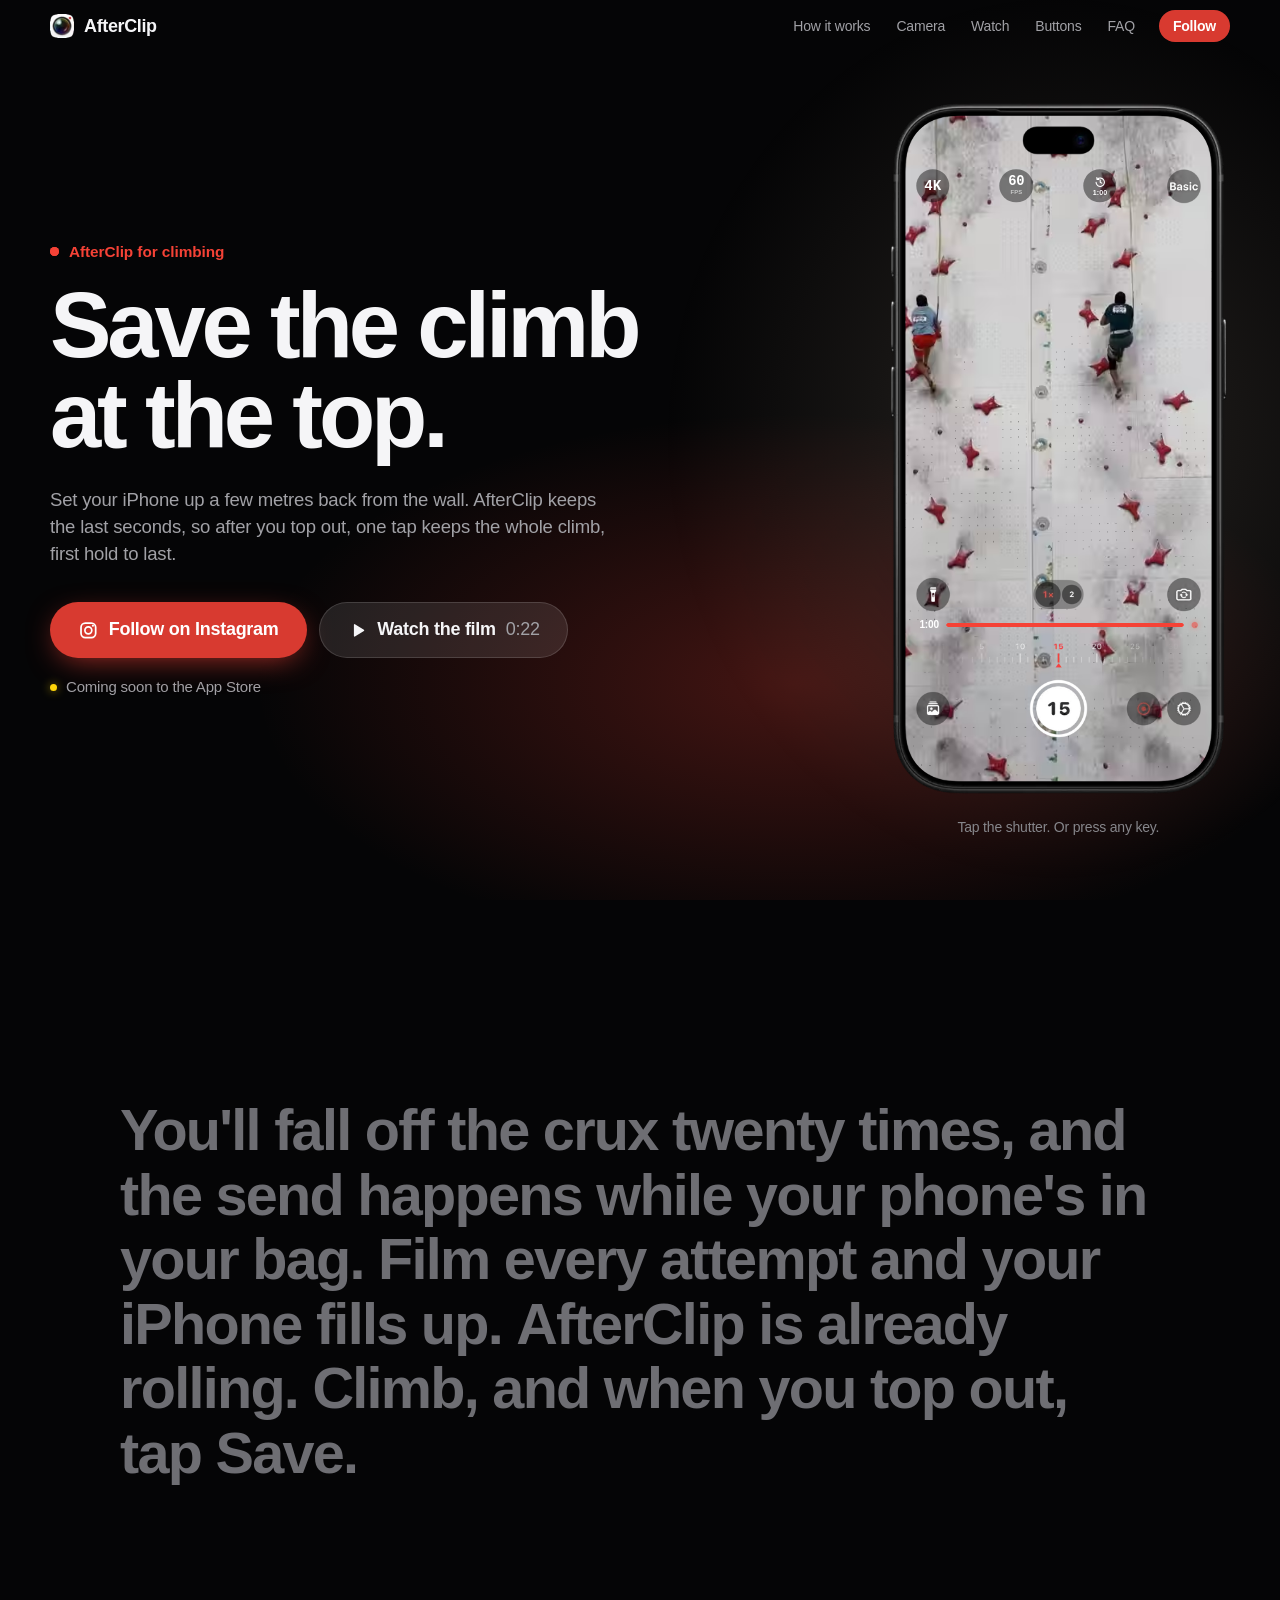
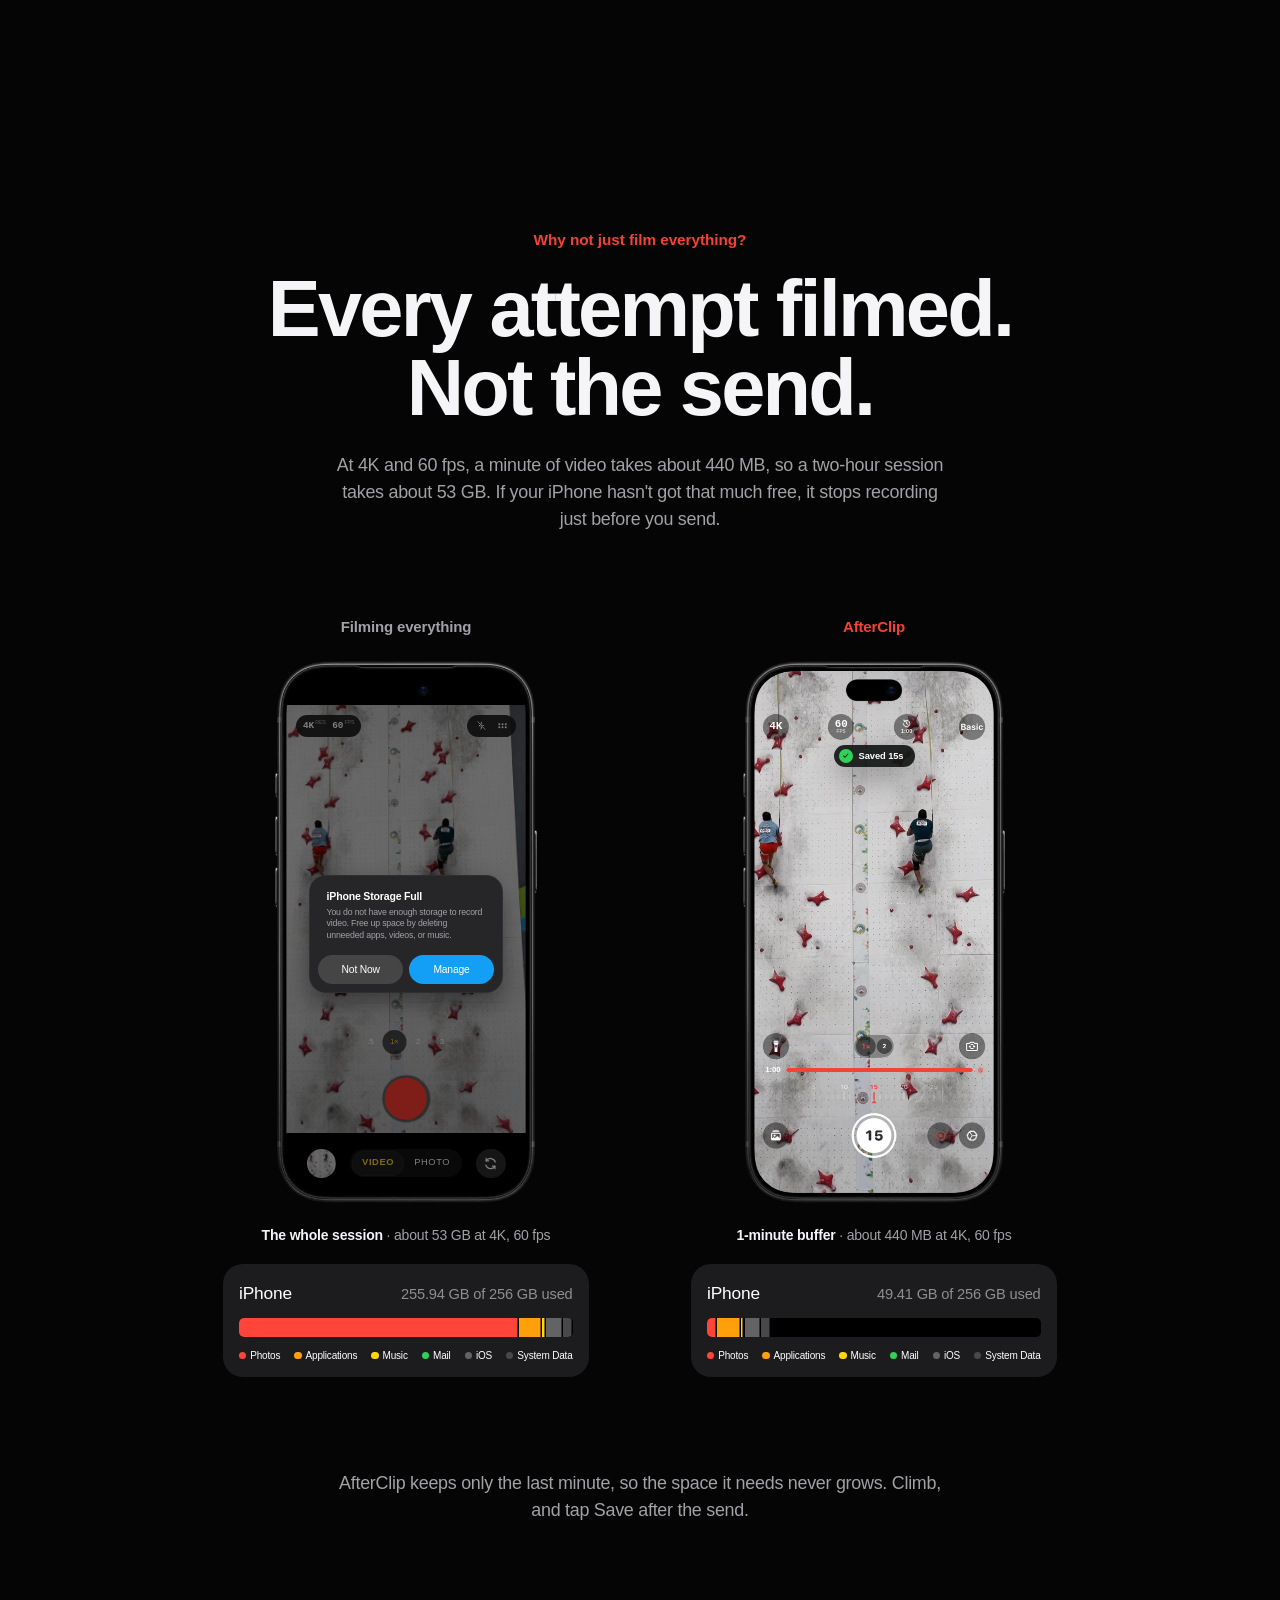
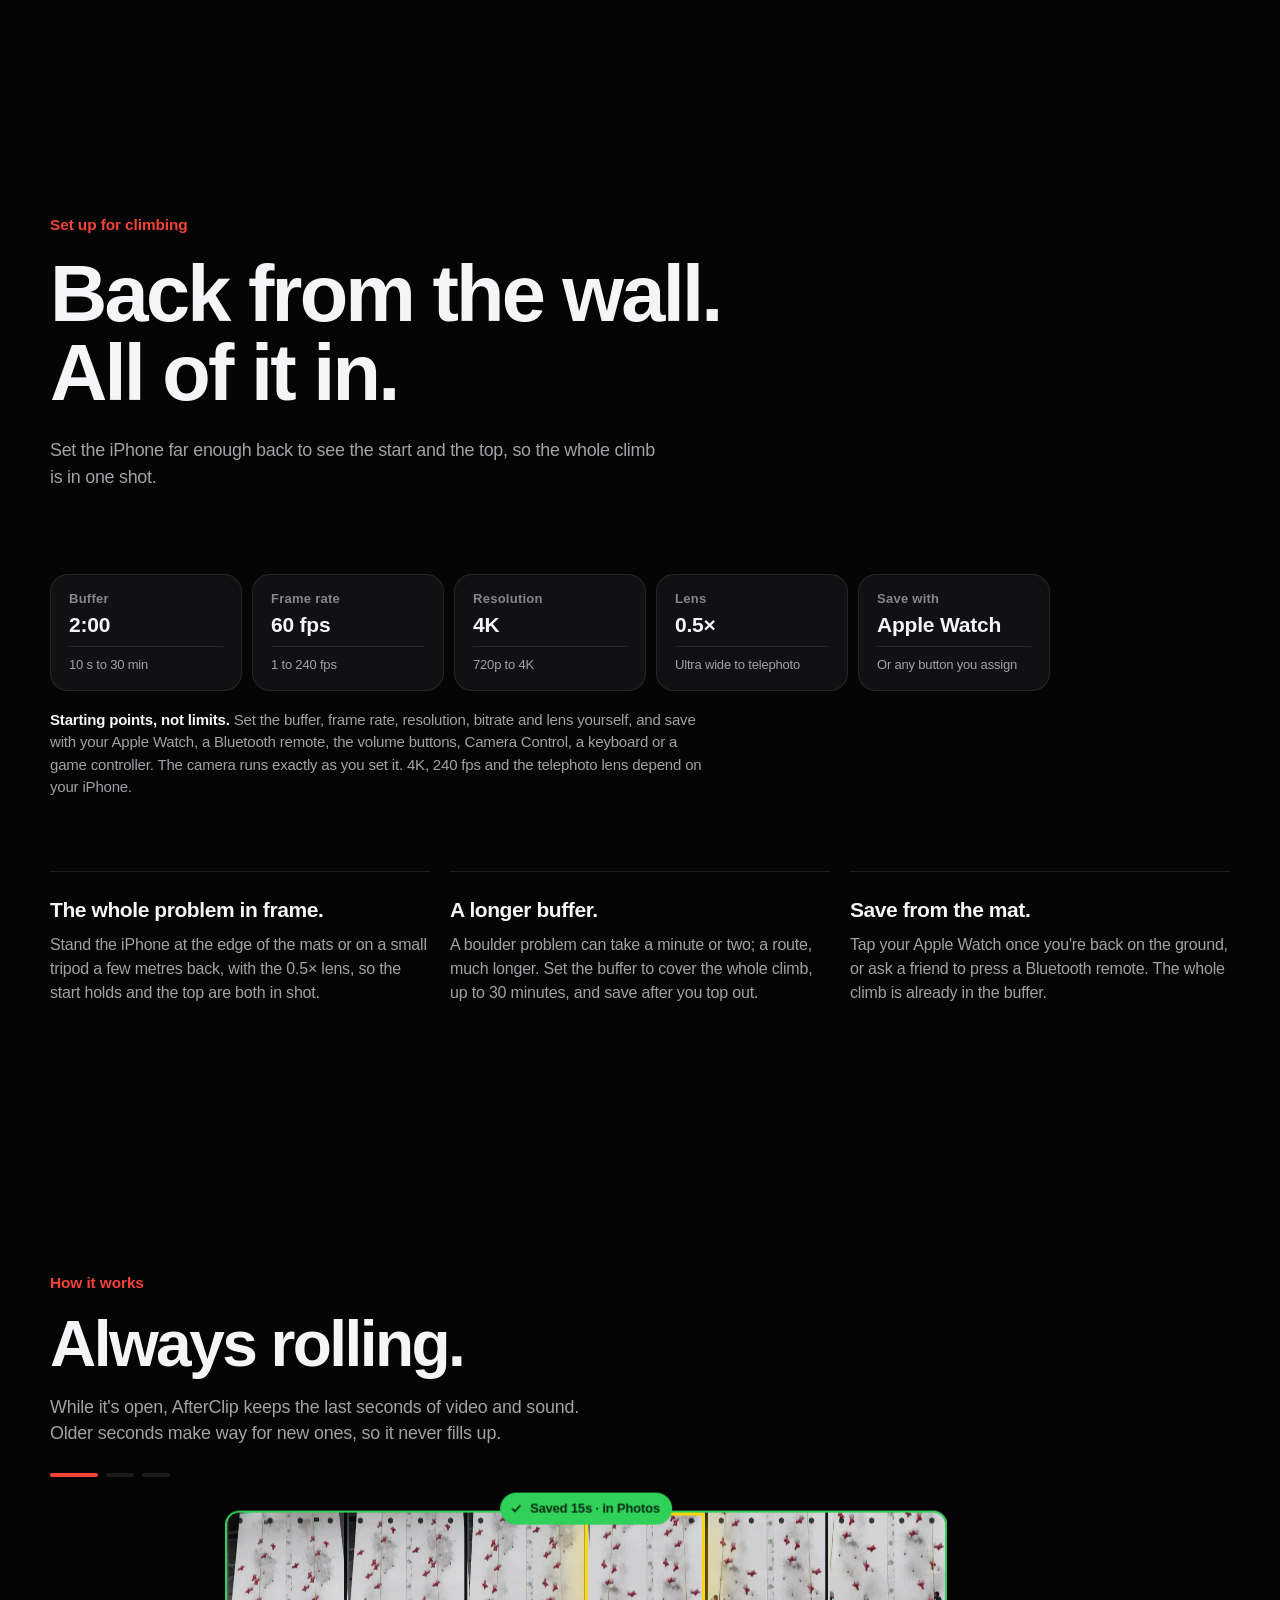
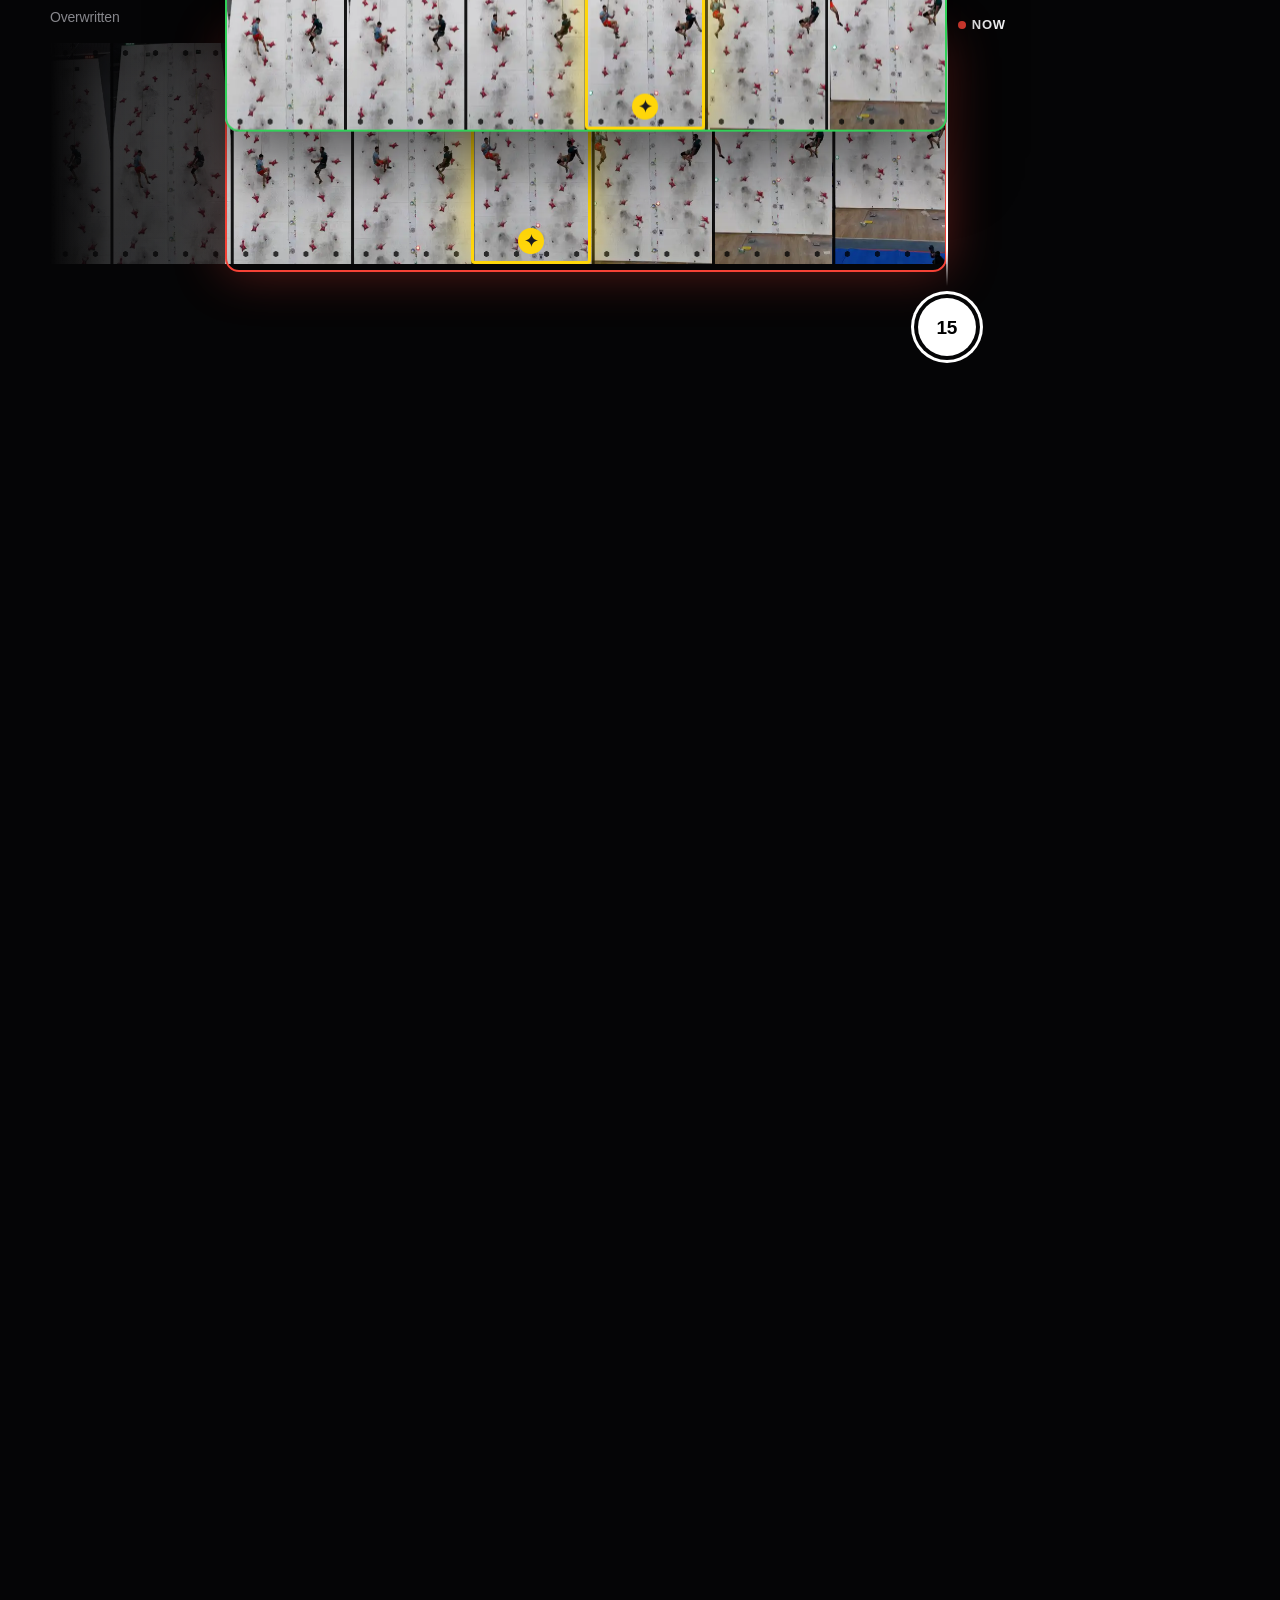
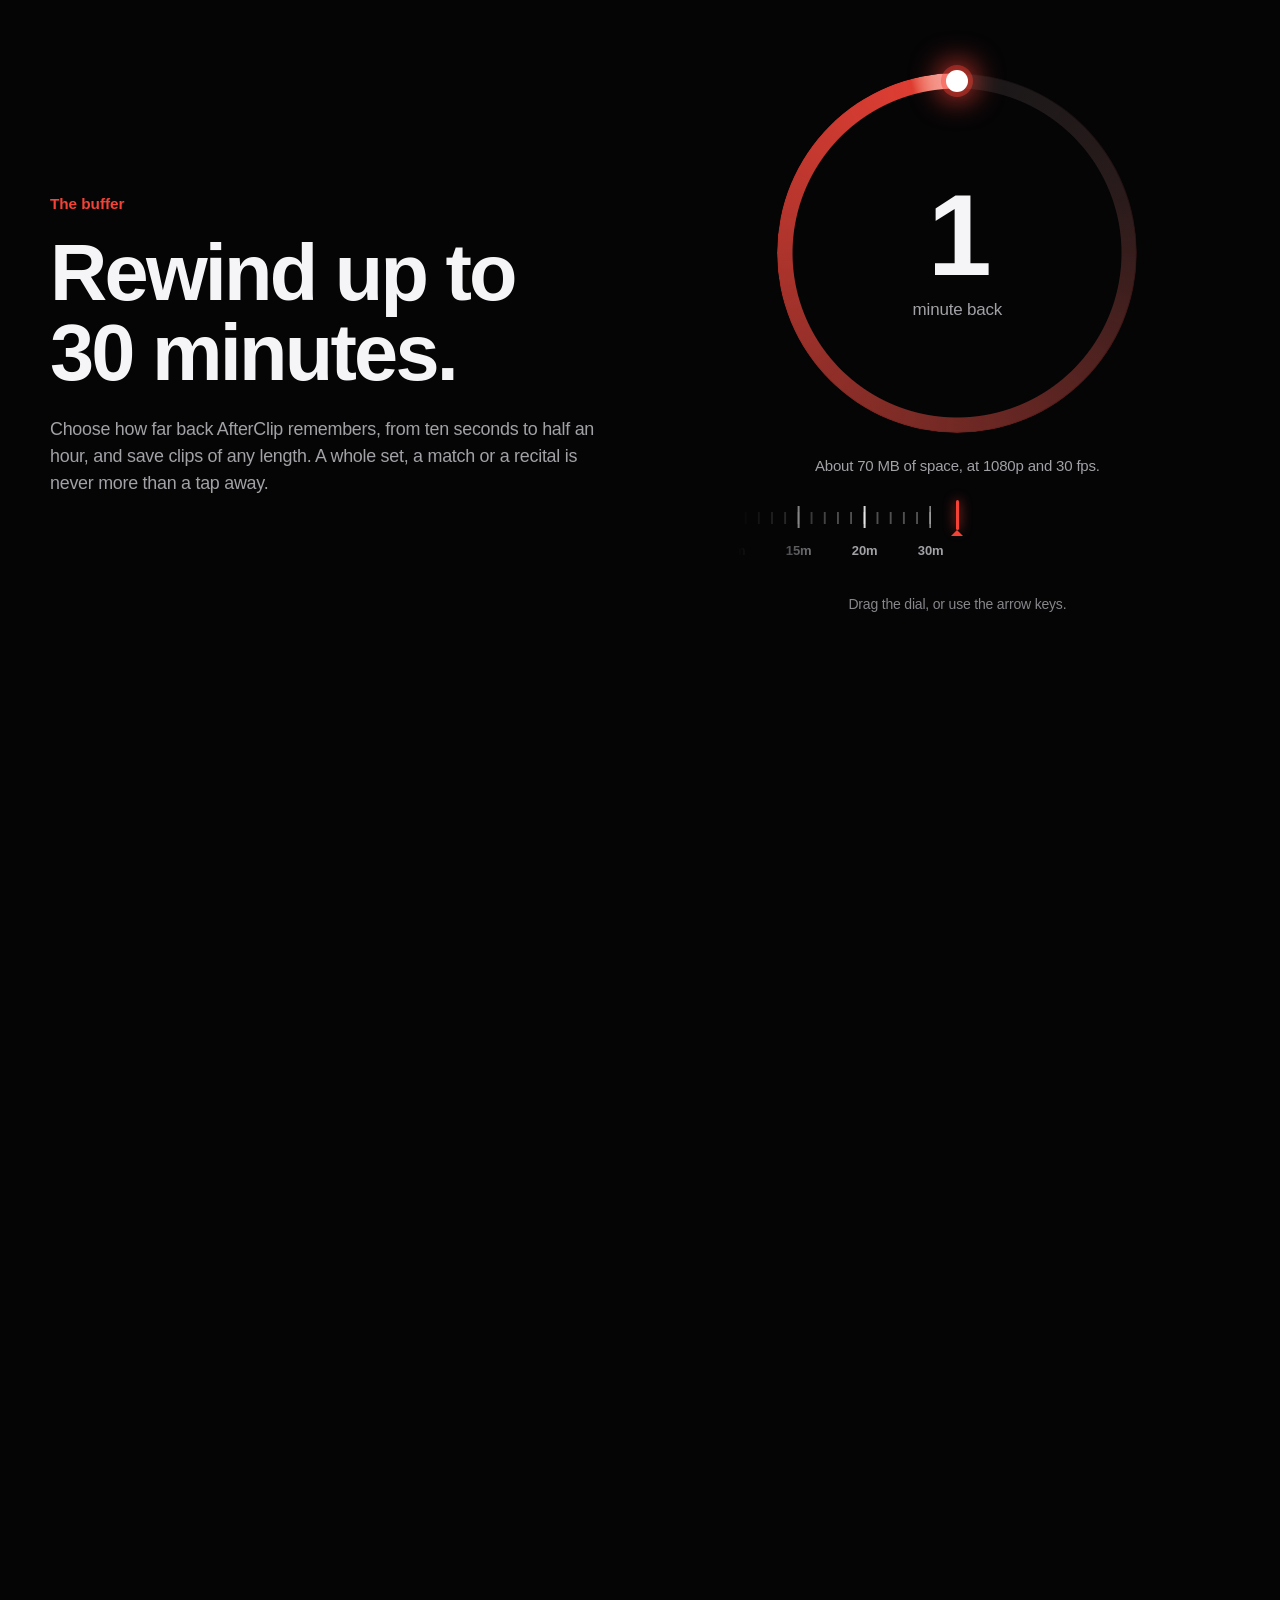
<file: climbing/index.html>
<!doctype html>
<html lang="en">
<head>
  <meta charset="utf-8">
  <meta name="viewport" content="width=device-width, initial-scale=1, viewport-fit=cover">
  <title>AfterClip for climbing: save the climb after you top out</title>
  <meta name="description" content="Film climbing on iPhone without filling it up with every attempt. AfterClip keeps the last seconds, up to 30 minutes, so after the climb you tap Save and keep it, start to top.">
  <meta name="theme-color" content="#050506">
  <meta name="color-scheme" content="dark">
  <meta name="robots" content="index, follow, max-image-preview:large">
  <!-- Google Search Console owns the site through this; keep it, or it stops. -->
  <meta name="google-site-verification" content="yiXoZvbWytEb5aJO4Kf4C_b6ZOg4UcNelSuk_G61BUY">
  <link rel="canonical" href="https://stratomediagroupltd.github.io/afterclip/climbing/">
  <link rel="icon" href="../assets/img/icon-32.png" sizes="32x32">
  <link rel="icon" href="../assets/img/icon-64.png" sizes="64x64">
  <link rel="apple-touch-icon" href="../assets/img/icon-180.png">
  <!-- Smart App Banner on iPhone: put the app's Apple ID here once it has one. -->
  <!-- <meta name="apple-itunes-app" content="app-id={{APP_ID}}"> -->
  <meta property="og:type" content="website">
  <meta property="og:site_name" content="AfterClip">
  <meta property="og:title" content="AfterClip for climbing: save the climb after you top out">
  <meta property="og:description" content="Film climbing on iPhone without filling it up with every attempt. AfterClip keeps the last seconds, up to 30 minutes, so after the climb you tap Save and keep it, start to top.">
  <!-- Link previews need absolute URLs: https://stratomediagroupltd.github.io/afterclip/ is where the site lives,
       e.g. https://yourname.github.io/afterclip/ -->
  <meta property="og:url" content="https://stratomediagroupltd.github.io/afterclip/climbing/">
  <meta property="og:image" content="https://stratomediagroupltd.github.io/afterclip/assets/img/og.jpg">
  <meta property="og:image:width" content="1200">
  <meta property="og:image:height" content="630">
  <meta name="twitter:card" content="summary_large_image">
  <meta name="twitter:title" content="AfterClip for climbing: save the climb after you top out">
  <meta name="twitter:description" content="Film climbing on iPhone without filling it up with every attempt. AfterClip keeps the last seconds, up to 30 minutes, so after the climb you tap Save and keep it, start to top.">
  <meta name="twitter:image" content="https://stratomediagroupltd.github.io/afterclip/assets/img/og.jpg">
  <link rel="preload" as="image" type="image/webp" fetchpriority="high"
        imagesrcset="../assets/img/frame-iphone-480.webp 480w, ../assets/img/frame-iphone-600.webp 600w, ../assets/img/frame-iphone.webp 978w" imagesizes="(max-width: 599px) 62vw, (max-width: 899px) 40vw, 400px">
  <!-- The screen's UI downloads early too: without it, PageSpeed's phone paints the frame later. -->
  <link rel="preload" as="image" type="image/webp"
        imagesrcset="../assets/img/hud-match-480.webp 480w, ../assets/img/hud-match-600.webp 600w, ../assets/img/hud-match.webp 880w" imagesizes="(max-width: 599px) 62vw, (max-width: 899px) 40vw, 400px">
  <script>
    // Motion and reveals switch on only once the site script is known to run;
    // if it never arrives, everything shows as plain, finished content.
    const root = document.documentElement;
    root.classList.add("js");
    // A jump to a section (a link to #faq, or arriving with one) lays every
    // section out first: until they come near, those below the fold only
    // guess their height, and the jump would land off by the difference.
    const layOutAll = () => root.classList.add("is-whole");
    if (location.hash) {
      layOutAll();
      // Firefox goes to the section before the last styles are in, and the
      // page they shorten leaves it elsewhere: once they are, it goes again,
      // unless the visitor has started moving around by then.
      let moved = false;
      const VISITOR_INPUT = ["wheel", "touchstart", "keydown", "pointerdown"];
      const noteMoved = () => { moved = true; };
      VISITOR_INPUT.forEach((type) => addEventListener(type, noteMoved, { once: true, passive: true }));
      const goAgain = () => {
        VISITOR_INPUT.forEach((type) => removeEventListener(type, noteMoved));
        const target = document.getElementById(decodeURIComponent(location.hash.slice(1)));
        if (target && !moved) target.scrollIntoView({ behavior: "instant" });
      };
      // The styles that load without holding up the first paint can arrive
      // after the page has: wait for them (for up to about three seconds).
      const STYLE_WAIT_FRAMES = 180;
      const whenStyled = (frames) => {
        const late = document.querySelector('link[href$="features.css"]');
        if (!late || late.sheet || frames === 0) goAgain();
        else requestAnimationFrame(() => whenStyled(frames - 1));
      };
      addEventListener("load", () => whenStyled(STYLE_WAIT_FRAMES), { once: true });
    }
    addEventListener("hashchange", layOutAll);
    addEventListener("click", (event) => {
      const link = event.target.closest?.("a[href*='#']");
      if (link && link.hash && link.pathname === location.pathname) layOutAll();
    }, { capture: true });
    // The page's height unit (--vh, in the CSS): a hundredth of the screen's
    // height. On a phone or tablet it changes only on a real resize, such as
    // a rotation. A browser's toolbar sliding in or out while you scroll
    // leaves it alone, or the page would relayout under your finger. When it
    // does change, the part of the page you're reading stays where it is.
    const TOOLBAR_PX = 160;
    const touch = matchMedia("(pointer: coarse)");
    const stage = { width: 0, height: 0 };
    // What you're reading: inside the pinned tape, how far through it you are;
    // anywhere else, the first heading, paragraph or picture on the screen.
    const readingPlace = () => {
      if (scrollY === 0) return null;
      const scene = [...document.querySelectorAll(".how")].find((element) => {
        const box = element.getBoundingClientRect();
        return box.top <= 0 && box.bottom > 0;
      });
      if (scene) {
        const box = scene.getBoundingClientRect();
        return { part: scene, share: -box.top / box.height };
      }
      const part = [...document.querySelectorAll("main :is(h1, h2, h3, p, li, figure), footer")].find((element) => {
        const box = element.getBoundingClientRect();
        return box.height > 0 && box.top >= 0; // Hidden ones measure 0 × 0 at the top.
      });
      return part ? { part, top: part.getBoundingClientRect().top } : null;
    };
    // Noted when scrolling stops, so a resize can put it back from before the
    // text re-wrapped to the new width.
    let place = null;
    let noteTimer = 0;
    addEventListener("scroll", () => {
      clearTimeout(noteTimer);
      place = undefined; // Still scrolling: a resize now measures the place afresh.
      noteTimer = setTimeout(() => { place = readingPlace(); }, 150);
    }, { passive: true });
    const setStage = () => {
      const { innerWidth: width, innerHeight: height } = window;
      if (width === stage.width && (height === stage.height || (touch.matches && Math.abs(height - stage.height) < TOOLBAR_PX))) return;
      if (place === undefined) place = readingPlace();
      stage.width = width;
      stage.height = height;
      root.style.setProperty("--vh", `${height / 100}px`);
      root.classList.toggle("is-tall", height >= 820);
      if (!place || !place.part.isConnected) return;
      const box = place.part.getBoundingClientRect();
      const moved = "share" in place ? box.top + place.share * box.height : box.top - place.top;
      scrollBy({ top: moved, behavior: "instant" });
    };
    setStage();
    addEventListener("resize", setStage);
    const plain = () => { if (!window.__afterclip) root.classList.remove("js"); };
    // None of the script is needed to draw the page, so it loads after the
    // page has (or after 2.5 s on a slow connection, whichever comes first).
    let started = false;
    // Visits are counted by Cloudflare Web Analytics: no cookies, nothing kept
    // on the device. It stays off until its token replaces the placeholder,
    // and on a copy of the site served from this computer.
    const countVisit = () => {
      const token = "fb46847f3f8a47828e1d68c609162889";
      if (token.startsWith("{") || ["localhost", "127.0.0.1"].includes(location.hostname)) return;
      const beacon = document.createElement("script");
      beacon.defer = true;
      beacon.src = "https://static.cloudflareinsights.com/beacon.min.js";
      beacon.dataset.cfBeacon = JSON.stringify({ token });
      document.head.append(beacon);
    };
    const start = () => {
      if (started) return;
      started = true;
      import("../assets/js/main.js").catch(plain);
      countVisit();
    };
    addEventListener("load", start, { once: true });
    setTimeout(start, 2500);
    setTimeout(plain, 8000);
  </script>
  <style>
@property --accent {
syntax: "<color>";
inherits: true;
initial-value: #f54236;
}
:root {
--accent: #f54236;
--on-accent: #fff;
--accent-ink: var(--accent);
--bg: #050506;
--surface: #111113;
--surface-2: #1c1c1f;
--line: rgb(255 255 255 / 0.09);
--text: #f5f5f7;
--muted: #a1a1a6;
--faint: #86868b;
--green: #30d158;
--yellow: #ffd60a;
--glass: rgb(16 16 18 / 0.68);
--font: -apple-system, BlinkMacSystemFont, "SF Pro Display", "SF Pro Text", "Inter", "Segoe UI", Roboto, "Helvetica Neue", Arial, sans-serif;
--font-round: ui-rounded, "SF Pro Rounded", -apple-system, BlinkMacSystemFont, "Segoe UI", sans-serif;
--font-mono: ui-monospace, "SF Mono", "SFMono-Regular", Menlo, Consolas, monospace;
--ease: cubic-bezier(0.16, 1, 0.3, 1);
--ease-in-out: cubic-bezier(0.65, 0, 0.35, 1);
--spring: linear(0, 0.006, 0.025 2.8%, 0.101 6.1%, 0.539 18.9%, 0.721 25.3%, 0.849 31.5%, 0.937 38.1%, 0.968 41.8%, 0.991 45.7%, 1.006 50.1%, 1.015 55%, 1.017 63.9%, 1.001 85.8%, 1);
--wrap: min(1180px, 100% - 48px);
--nav-h: 52px;
color-scheme: dark;
transition: --accent 0.6s var(--ease);
}
*, *::before, *::after { box-sizing: border-box; }
html { -webkit-text-size-adjust: 100%; text-size-adjust: 100%; }
@media (prefers-reduced-motion: no-preference) {
html { scroll-behavior: smooth; }
}
body {
margin: 0;
background: var(--bg);
color: var(--text);
font: 400 17px/1.5 var(--font);
letter-spacing: -0.011em;
-webkit-font-smoothing: antialiased;
-moz-osx-font-smoothing: grayscale;
text-rendering: optimizeLegibility;
overflow-x: clip;
}
img, video, canvas, svg { display: block; max-width: 100%; }
img, video { height: auto; }
button { font: inherit; color: inherit; background: none; border: 0; padding: 0; cursor: pointer; }
a { color: inherit; }
h1, h2, h3, p, ul, ol, dl, dd, figure { margin: 0; }
ul, ol { padding: 0; list-style: none; }
::selection { background: color-mix(in srgb, var(--accent) 45%, transparent); }
:focus-visible { outline: 3px solid color-mix(in srgb, var(--accent) 80%, white); outline-offset: 3px; border-radius: 8px; }
.visually-hidden {
position: absolute !important; width: 1px; height: 1px; padding: 0; margin: -1px;
overflow: hidden; clip: rect(0 0 0 0); white-space: nowrap; border: 0;
}
.sprite { position: absolute; width: 0; height: 0; overflow: hidden; }
.ico { width: 1.15em; height: 1.15em; flex: none; fill: currentColor; }
.wrap { width: var(--wrap); margin-inline: auto; }
.iphone, .awatch, .watches, .hero__device, .specs__device, .duel, .storage, .tape, .ring, .dial,
.merge, .devices, .keycap, .btn, .nav, .dock, .toast, .flyclip, .film__inner, .finale__icon, .privacy__lock, .zeros dd {
-webkit-user-select: none; user-select: none;
-webkit-touch-callout: none;
}
img { -webkit-user-drag: none; }
.skip {
position: fixed; left: 16px; top: -60px; z-index: 100;
padding: 10px 16px; border-radius: 12px; background: var(--text); color: var(--bg);
font-weight: 600; text-decoration: none; transition: top 0.2s;
}
.skip:focus { top: 12px; }
.eyebrow {
display: inline-flex; align-items: center; gap: 10px;
margin-bottom: 18px;
color: var(--accent-ink);
font-size: clamp(15px, 1.2vw, 18px); font-weight: 600; letter-spacing: -0.005em;
}
.title {
font-size: clamp(40px, 6.2vw, 92px);
font-weight: 700; line-height: 1.0; letter-spacing: -0.035em;
text-wrap: balance;
}
.title--center { text-align: center; }
.body {
max-width: 34em;
margin-top: 24px;
color: var(--muted);
font-size: clamp(17px, 1.4vw, 21px); line-height: 1.5; letter-spacing: -0.015em;
text-wrap: pretty;
}
.body strong { color: var(--text); font-weight: 600; }
.body a { color: var(--text); text-underline-offset: 3px; }
.body--center { margin-inline: auto; text-align: center; }
.hint { color: var(--faint); font-size: 14px; }
.rec-dot { position: relative; width: 9px; height: 9px; border-radius: 50%; background: var(--accent); }
.rec-dot::after {
content: ""; position: absolute; inset: 0; border-radius: 50%;
background: var(--accent);
}
.is-live .rec-dot::after { animation: rec 1.6s ease-out infinite; }
@keyframes rec {
from { transform: scale(1); opacity: 0.6; }
70%, to { transform: scale(3); opacity: 0; }
}
.btn {
--btn-bg: color-mix(in srgb, var(--accent) 88%, #000);
position: relative;
display: inline-flex; align-items: center; justify-content: center; gap: 10px;
height: 48px; padding: 0 24px;
border-radius: 999px;
background: var(--btn-bg);
color: var(--on-accent);
font-size: 17px; font-weight: 600; letter-spacing: -0.015em;
text-decoration: none; white-space: nowrap;
box-shadow: 0 8px 30px -8px color-mix(in srgb, var(--accent) 70%, transparent);
transition: transform 0.5s var(--spring), box-shadow 0.3s, background-color 0.3s;
}
.btn:hover { transform: translateY(-1px) scale(1.02); box-shadow: 0 14px 40px -8px color-mix(in srgb, var(--accent) 80%, transparent); }
.btn:active { transform: scale(0.97); transition-duration: 0.12s; }
.btn--sm { height: 32px; padding: 0 14px; font-size: 14px; box-shadow: none; }
.btn--lg { height: 56px; padding: 0 28px; font-size: 18px; }
.btn--ghost {
--btn-bg: rgb(255 255 255 / 0.1);
color: var(--text);
box-shadow: inset 0 0 0 1px rgb(255 255 255 / 0.14);
}
.btn--ghost:hover { --btn-bg: rgb(255 255 255 / 0.16); box-shadow: inset 0 0 0 1px rgb(255 255 255 / 0.22); }
.btn__meta { color: var(--muted); font-weight: 500; font-variant-numeric: tabular-nums; }
.arrow-link {
display: inline-flex; align-items: center; gap: 4px;
color: var(--accent-ink); font-weight: 600; text-decoration: none;
}
.arrow-link .ico { transition: transform 0.4s var(--spring); }
.arrow-link:hover .ico { transform: translateX(4px); }
.nav {
position: fixed; inset: 0 0 auto; z-index: 50;
height: var(--nav-h);
transition: background-color 0.4s, box-shadow 0.4s;
}
.nav.is-scrolled {
background: var(--glass);
-webkit-backdrop-filter: saturate(160%) blur(16px); backdrop-filter: saturate(160%) blur(16px);
box-shadow: 0 1px 0 var(--line);
}
.nav__inner {
width: var(--wrap); height: 100%; margin-inline: auto;
display: flex; align-items: center; gap: 24px;
}
.nav__brand {
display: inline-flex; align-items: center; gap: 10px; margin-right: auto;
font-size: 18px; font-weight: 650; letter-spacing: -0.02em; text-decoration: none;
}
.nav__brand img { border-radius: 6px; }
.nav__links { display: flex; gap: 26px; }
.nav__links a {
position: relative;
color: var(--muted); font-size: 14px; text-decoration: none;
transition: color 0.25s;
}
.nav__links a:hover, .nav__links a[aria-current="true"] { color: var(--text); }
.nav__links a[aria-current="true"]::after {
content: ""; position: absolute; left: 0; right: 0; bottom: -6px; height: 2px; border-radius: 2px;
background: var(--accent);
}
@media (max-width: 760px) {
.nav__links { display: none; }
}
.js [data-reveal] {
opacity: 0;
transform: translate3d(0, 28px, 0);
transition: opacity 0.9s var(--ease) var(--d, 0ms), transform 1.1s var(--ease) var(--d, 0ms);
}
.js [data-reveal].is-in { opacity: 1; transform: none; }
.js [data-wipe] .line { display: block; overflow: clip; padding-bottom: 0.1em; margin-bottom: -0.1em; }
.js [data-wipe] .line > span {
display: block;
transform: translate3d(0, 108%, 0);
transition: transform 1.15s var(--ease) calc(var(--i, 0) * 90ms);
}
.js [data-wipe].is-in .line > span { transform: none; }
.is-live .float { animation: float 7s ease-in-out infinite alternate; }
.is-live .float--slow { animation-duration: 9s; animation-delay: -3s; }
.float.is-away { animation-play-state: paused; }
@keyframes float {
from { transform: translate3d(0, -7px, 0); }
to { transform: translate3d(0, 7px, 0); }
}
.toast {
display: inline-flex; align-items: center; gap: 0.62em;
padding: 0.5em 1.15em 0.5em 0.62em;
border-radius: 999px;
background: rgb(18 22 20 / 0.92);
color: #fff;
font-weight: 600; letter-spacing: -0.01em; white-space: nowrap;
box-shadow: 0 10px 30px rgb(0 0 0 / 0.35);
}
.toast__check {
display: grid; place-items: center;
width: 1.5em; height: 1.5em; border-radius: 50%;
background: var(--green); color: #0b2a14;
}
.toast__check .ico { width: 1em; height: 1em; }
.toast__meta { color: rgb(255 255 255 / 0.55); font-weight: 500; }
.global-toasts {
position: fixed; left: 50%; top: calc(var(--nav-h) + 14px); z-index: 60;
display: grid; justify-items: center; gap: 8px;
transform: translateX(-50%);
font-size: 15px;
pointer-events: none;
}
html:not(.js) [data-film-open] { display: none; }
.film {
width: 100vw; height: 100vh; height: 100dvh; max-width: none; max-height: none;
margin: 0; padding: 0; border: 0;
background: transparent; color: #fff;
}
.film[open] { display: grid; place-items: center; }
.film::backdrop { background: rgb(0 0 0 / 0.86); -webkit-backdrop-filter: blur(14px); backdrop-filter: blur(14px); }
.film__inner {
position: relative;
height: min(88dvh, 960px); aspect-ratio: 9 / 16; max-width: 92vw;
animation: film-in 0.6s var(--ease);
}
.film__video { width: 100%; height: 100%; border-radius: 26px; background: #000; object-fit: cover; }
.film__close {
position: absolute; top: 0; left: calc(100% + 14px);
display: grid; place-items: center;
width: 44px; height: 44px; border-radius: 50%;
background: rgb(255 255 255 / 0.14);
transition: background-color 0.2s;
}
.film__close:hover { background: rgb(255 255 255 / 0.24); }
@media (max-width: 640px) {
.film__close { left: auto; right: 10px; top: 10px; background: rgb(0 0 0 / 0.5); }
}
@keyframes film-in {
from { opacity: 0; transform: translateY(24px) scale(0.96); }
}
.footer {
position: relative;
padding: 40px 0 calc(40px + env(safe-area-inset-bottom));
border-top: 1px solid var(--line);
color: var(--faint);
font-size: 13px;
}
.footer__inner { display: grid; grid-template-columns: auto 1fr; gap: 14px 32px; align-items: center; }
.footer__brand { display: inline-flex; align-items: center; gap: 8px; color: var(--text); font-weight: 600; font-size: 15px; }
.footer__brand img { border-radius: 5px; }
.footer nav { display: flex; flex-wrap: wrap; gap: 8px 24px; justify-content: end; }
.footer nav a { text-decoration: none; transition: color 0.2s; }
.footer nav a:hover, .footer nav a[aria-current="page"] { color: var(--text); }
.footer__legal { grid-column: 1 / -1; max-width: 70em; }
@media (max-width: 640px) {
.footer__inner { grid-template-columns: 1fr; }
.footer nav { justify-content: start; }
}
@media (prefers-reduced-motion: reduce) {
*, *::before, *::after {
animation-duration: 0.01ms !important;
animation-iteration-count: 1 !important;
transition-duration: 0.01ms !important;
}
.js [data-reveal], .js [data-wipe] .line > span { transform: none; }
}
  </style>
  <style>
.section { position: relative; padding: clamp(110px, var(--vh, 1vh) * 16, 190px) 0; scroll-margin-top: var(--nav-h); }
.section__head { margin-bottom: clamp(48px, 7vw, 84px); }
.section__head--center { text-align: center; }
.section__head--center .body { margin-inline: auto; }
.split {
display: grid; grid-template-columns: minmax(0, 1fr) minmax(0, 1fr);
align-items: center; gap: clamp(40px, 7vw, 110px);
}
.split--flip .split__copy { order: 2; }
@media (max-width: 900px) {
.split { grid-template-columns: minmax(0, 1fr); }
.split--flip .split__copy { order: 0; }
}
.ticks { display: grid; gap: 12px; margin-top: 30px; }
.ticks li { display: flex; gap: 12px; align-items: baseline; font-size: 17px; }
.ticks li::before {
content: ""; flex: none; width: 7px; height: 7px; border-radius: 50%; translate: 0 -2px;
background: var(--accent); box-shadow: 0 0 10px var(--accent);
}
.iphone {
--pw: 300px;
position: relative;
width: var(--pw); aspect-ratio: 978 / 2000;
flex: none;
}
.iphone__screen {
position: absolute; left: 5.317%; top: 2.5%; width: 89.366%; height: 95%;
overflow: hidden; border-radius: 16% / 7.37%;
background: #000;
container-type: inline-size;
}
.iphone__screen > picture, .iphone__screen > picture img, .iphone__video {
position: absolute; inset: 0; width: 100%; height: 100%; object-fit: cover;
}
.iphone__frame, .iphone__frame img { position: absolute; inset: 0; width: 100%; height: 100%; pointer-events: none; }
.awatch { position: relative; width: var(--ww, 300px); aspect-ratio: 560 / 880; flex: none; }
.awatch__screen {
position: absolute; left: 12.857%; top: 21.818%; width: 74.286%; height: 56.364%;
overflow: hidden; border-radius: 24% / 20.2%;
background: #000;
container-type: inline-size;
}
.awatch__screen picture, .awatch__screen picture img { position: absolute; inset: 0; width: 100%; height: 100%; }
.awatch__frame, .awatch__frame img { position: absolute; inset: 0; width: 100%; height: 100%; pointer-events: none; }
.hero { position: relative; }
.hero__stage {
position: relative;
min-height: calc(var(--vh, 1vh) * 100);
display: grid; grid-template-columns: minmax(0, 1fr) auto; align-items: center;
gap: clamp(32px, 6vw, 110px);
padding: calc(var(--nav-h) + 24px) max(24px, (100% - 1180px) / 2) 40px;
overflow: clip;
}
.hero__stage::after {
content: ""; position: absolute; inset: 0; z-index: -1;
background: radial-gradient(42% 30% at 62% 76%, color-mix(in srgb, var(--accent) 26%, transparent), transparent);
pointer-events: none;
}
.hero__copy { position: relative; z-index: 2; }
.hero__title {
font-size: clamp(50px, 7.2vw, 116px);
font-weight: 700; line-height: 0.98; letter-spacing: -0.045em;
}
.hero__title .line { display: block; overflow: clip; padding-bottom: 0.08em; margin-bottom: -0.08em; }
.hero__title .line > span { display: block; }
.hero__lede { max-width: 30em; margin-top: 26px; color: var(--muted); font-size: clamp(17px, 1.45vw, 22px); line-height: 1.45; text-wrap: pretty; }
.hero__ctas { display: flex; flex-wrap: wrap; gap: 12px; margin-top: 34px; }
.hero__soon { display: inline-flex; align-items: center; gap: 9px; margin-top: 18px; color: var(--muted); font-size: 15px; font-weight: 500; }
.hero__soon-dot { width: 7px; height: 7px; border-radius: 50%; background: var(--yellow); box-shadow: 0 0 10px color-mix(in srgb, var(--yellow) 60%, transparent); }
.hero__device { position: relative; display: grid; justify-items: center; gap: 18px; z-index: 1; }
.hero__device .iphone { --pw: calc(min(var(--vh, 1vh) * 78, 800px) * 0.489); }
.hero__device::before {
content: ""; position: absolute; left: 50%; top: 46%; z-index: -1;
width: 230%; height: 120%;
transform: translate(-50%, -50%);
background: radial-gradient(closest-side, rgb(214 192 168 / 0.16), transparent);
pointer-events: none;
}
.hero__hint { color: var(--faint); font-size: 14px; }
@keyframes hero-rise { from { transform: translate3d(0, 106%, 0); } }
.js .hero__title .line > span { animation: hero-rise 0.9s var(--ease) both; }
.js .hero__title .line:nth-child(2) > span { animation-delay: 0.07s; }
@media (max-width: 899px) {
.hero__stage {
grid-template-columns: 1fr; grid-template-rows: auto auto;
align-content: start; justify-items: center; gap: 30px;
padding-top: calc(var(--nav-h) + 18px); padding-bottom: 18px;
text-align: center;
}
.hero__copy .eyebrow { margin-bottom: 12px; }
.hero__title { font-size: clamp(42px, 11.5vw, 72px); }
.hero__lede { display: none; }
.hero__ctas { justify-content: center; margin-top: 20px; }
.hero__ctas .btn--lg { height: 48px; padding: 0 20px; font-size: 16px; }
.hero__soon { margin-top: 12px; font-size: 14px; }
.hero__device .iphone { --pw: min(calc(min(var(--vh, 1vh) * 62, 620px) * 0.489), 70vw); }
.hero__hint { display: none; }
}
@media (max-width: 899px) {
.is-tall .hero__lede { display: block; margin-inline: auto; margin-top: 16px; font-size: 17px; }
}
.iphone__hud { pointer-events: none; }
.toasts {
position: absolute; left: 0; right: 0; top: 14.2%; z-index: 3;
display: grid; justify-items: center; gap: 1.6cqi;
font-size: 3.9cqi;
pointer-events: none;
}
.toasts .toast { padding: 1.6cqi 4.6cqi 1.6cqi 2.2cqi; gap: 2.3cqi; }
.shutter-hit, .shutter-ring {
position: absolute; left: 50%; top: 89%; z-index: 4;
width: 19.5%; aspect-ratio: 1;
border-radius: 50%;
transform: translate(-50%, -50%);
}
.shutter-hit { -webkit-tap-highlight-color: transparent; }
.shutter-hit:active { background: rgb(0 0 0 / 0.12); }
.shutter-ring { pointer-events: none; box-shadow: 0 0 0 0.9cqi var(--accent), 0 0 6cqi var(--accent); opacity: 0; }
.flyclip {
position: absolute; z-index: 5;
width: 112px; padding: 6px 6px 10px;
border-radius: 16px;
background: rgb(28 28 30 / 0.96);
box-shadow: 0 24px 60px rgb(0 0 0 / 0.5), inset 0 0 0 1px rgb(255 255 255 / 0.1);
pointer-events: none;
}
.flyclip video { width: 100%; aspect-ratio: 9 / 16; border-radius: 11px; object-fit: cover; background: #000; }
.flyclip p { margin-top: 8px; color: #fff; font-size: 12px; font-weight: 600; line-height: 1.25; text-align: center; }
.flyclip p span { display: block; color: rgb(255 255 255 / 0.55); font-weight: 500; }
.manifesto { padding: clamp(120px, var(--vh, 1vh) * 22, 240px) 0; }
.manifesto__text {
width: var(--wrap); max-width: 1040px; margin-inline: auto;
font-size: clamp(30px, 4.5vw, 66px); font-weight: 650; line-height: 1.12; letter-spacing: -0.03em;
text-wrap: pretty;
}
.manifesto__text strong { font-weight: 700; }
.js .manifesto__text .w { color: #6e6e73; transition: color 0.35s linear; }
.js .manifesto__text .w.is-lit { color: var(--text); }
.js .manifesto__text strong .w.is-lit { color: var(--accent); }
.how { position: relative; scroll-margin-top: 0; }
.js .how { height: calc(var(--vh, 1vh) * 220); }
.how__stage {
--gap: clamp(26px, var(--vh, 1vh) * 6, 70px);
display: flex; flex-direction: column; justify-content: center; gap: var(--gap);
padding: calc(var(--nav-h) + 30px) 0 50px;
overflow: clip;
}
.js .how__stage { position: sticky; top: 0; height: calc(var(--vh, 1vh) * 100); }
.how__head { position: relative; }
.how__steps { display: grid; gap: 28px; }
.js .how__steps { display: grid; grid-template-areas: "s"; gap: 0; }
.how__step h3 { font-size: clamp(36px, 5vw, 72px); font-weight: 700; line-height: 1.02; letter-spacing: -0.04em; }
.how__step p { max-width: 30em; margin-top: 16px; color: var(--muted); font-size: clamp(17px, 1.4vw, 21px); }
.js .how__step {
grid-area: s;
opacity: 0; transform: translateY(26px);
transition: opacity 0.6s var(--ease), transform 0.8s var(--ease);
pointer-events: none;
}
.js .how__step.is-on { opacity: 1; transform: none; pointer-events: auto; }
.how__dots { display: none; gap: 8px; margin-top: 26px; }
.js .how__dots { display: flex; }
.how__dots i { width: 28px; height: 4px; border-radius: 4px; background: var(--line); transition: background-color 0.4s, width 0.5s var(--ease); }
.how__dots i.is-on { width: 48px; background: var(--accent); }
.tape {
--fw: clamp(58px, 9.4vw, 132px);
--fh: calc(var(--fw) * 1.8333);
--win: 6;
--now: 0.76;
--top: 46px;
position: relative;
width: var(--wrap); margin-inline: auto;
height: calc(var(--fh) + var(--top) + 96px);
}
@media (max-width: 700px) { .tape { --win: 5; --now: 0.84; --top: 40px; } }
@supports (height: 100svh) {
.js .tape {
--fw: clamp(58px, min(9.4vw, (var(--vh, 1vh) * 100 - 533px) / 2.57), 132px);
margin-top: max(0px, var(--fh) * 0.4 + 78px - var(--top) - var(--gap));
}
}
.tape__rec {
position: absolute; left: 0; top: var(--top);
width: calc(100% * var(--now)); height: var(--fh);
overflow: hidden;
}
.tape__rec::after {
content: ""; position: absolute; left: 0; top: 0; bottom: 0; z-index: 2;
right: calc(var(--win) * var(--fw));
background: linear-gradient(90deg, var(--bg), rgb(5 5 6 / 0.78) 35%, rgb(5 5 6 / 0.7));
pointer-events: none;
}
.tape__film, .tape__clip-film {
background: url("../assets/img/strip.jpg") 0 0 / calc(var(--fw) * 26) 100% no-repeat;
background-image: image-set(url("../assets/img/strip.webp") type("image/webp"), url("../assets/img/strip.jpg") type("image/jpeg"));
}
.js .tape:not(.is-near) .tape__film, .js .tape:not(.is-near) .tape__clip-film { background-image: none; }
.tape__film {
position: absolute; left: 0; top: 0; height: 100%; width: calc(var(--fw) * 26);
will-change: transform;
}
.tape__film::before, .tape__clip-film::before {
content: ""; position: absolute; inset: 0;
background:
linear-gradient(90deg, rgb(0 0 0 / 0.9) 0 3px, transparent 3px) 0 0 / var(--fw) 100%,
radial-gradient(circle, rgb(0 0 0 / 0.75) 0 2.5px, transparent 3px) 0 4px / calc(var(--fw) / 4) 12px repeat-x,
radial-gradient(circle, rgb(0 0 0 / 0.75) 0 2.5px, transparent 3px) 0 calc(100% - 4px) / calc(var(--fw) / 4) 12px repeat-x;
}
.tape__clip-film::before {
background:
radial-gradient(circle, rgb(0 0 0 / 0.75) 0 2.5px, transparent 3px) 0 4px / calc(var(--fw) / 4) 12px repeat-x,
radial-gradient(circle, rgb(0 0 0 / 0.75) 0 2.5px, transparent 3px) 0 calc(100% - 4px) / calc(var(--fw) / 4) 12px repeat-x;
}
.tape__clip-film::after {
content: ""; position: absolute; top: 0; bottom: 0; z-index: 2;
left: calc(var(--fw) - 1.5px); right: calc(var(--fw) - 1.5px);
background: linear-gradient(90deg, rgb(0 0 0 / 0.9) 0 3px, transparent 3px) 0 0 / var(--fw) 100%;
}
.tape__moment {
position: absolute; top: 0; left: calc(var(--fw) * var(--km, 14)); z-index: 1;
width: var(--fw); height: 100%;
box-shadow: inset 0 0 0 3px var(--yellow), 0 0 40px color-mix(in srgb, var(--yellow) 60%, transparent);
border-radius: 4px;
container-type: inline-size;
}
.tape__moment b {
position: absolute; left: 50%; bottom: 10px; transform: translateX(-50%);
display: inline-flex; align-items: center; gap: 5px;
width: max-content;
padding: 3px 9px 3px 7px; border-radius: 999px;
background: var(--yellow); color: #1d1d1f;
font-size: 12px; font-weight: 700; line-height: 1; white-space: nowrap;
}
.tape__moment b .ico { width: 15px; height: 15px; }
@container (max-width: 127px) {
.tape__moment b { justify-content: center; width: 26px; height: 26px; padding: 0; border-radius: 50%; }
.tape__moment b span { display: none; }
}
.tape__window {
position: absolute; top: calc(var(--top) - 8px);
left: calc(100% * var(--now) - var(--win) * var(--fw));
width: calc(var(--win) * var(--fw)); height: calc(var(--fh) + 16px);
border-radius: 14px;
box-shadow: inset 0 0 0 2px var(--accent), 0 0 50px color-mix(in srgb, var(--accent) 35%, transparent);
pointer-events: none;
}
.tape__window span {
position: absolute; left: 2px; bottom: calc(100% + 10px);
color: var(--accent); font-size: 14px; font-weight: 600; white-space: nowrap;
}
.tape__over { position: absolute; left: 0; top: 10px; color: var(--faint); font-size: 14px; }
@media (max-width: 700px) { .tape__over { display: none; } }
.tape__now {
position: absolute; top: calc(var(--top) - 22px); left: calc(100% * var(--now));
width: 2px; height: calc(var(--fh) + 44px); margin-left: -1px;
background: linear-gradient(transparent, #fff 14%, #fff 86%, transparent);
}
.tape__now span {
position: absolute; left: 12px; top: -6px;
display: inline-flex; align-items: center; gap: 6px;
font-size: 13px; font-weight: 700; letter-spacing: 0.06em; text-transform: uppercase;
}
.tape__now i { width: 8px; height: 8px; border-radius: 50%; background: var(--accent); }
.is-live .tape__now i { animation: blink 1.2s steps(2, jump-none) infinite; }
@keyframes blink { 50% { opacity: 0.25; } }
.tape__shutter {
position: absolute; left: calc(100% * var(--now)); top: calc(var(--top) + var(--fh) + 34px);
display: grid; place-items: center;
width: 58px; height: 58px; border-radius: 50%;
transform: translateX(-50%);
background: #fff; color: #000;
box-shadow: 0 0 0 4px var(--bg), 0 0 0 7px #fff;
font: 800 19px/1 var(--font-round);
transition: transform 0.5s var(--spring), box-shadow 0.3s;
}
.tape__shutter.is-pressed { transform: translateX(-50%) scale(0.86); box-shadow: 0 0 0 4px var(--bg), 0 0 0 7px var(--accent), 0 0 40px var(--accent); }
.tape__clip {
position: absolute; top: var(--top); z-index: 2;
left: calc(100% * var(--now) - var(--win) * var(--fw));
width: calc(var(--win) * var(--fw)); height: var(--fh);
opacity: 0;
will-change: transform;
}
html:not(.js) .tape__clip { display: none; }
.tape__clip-card {
position: absolute; inset: 0; overflow: hidden;
border-radius: 14px;
background: var(--bg);
box-shadow: 0 30px 70px rgb(0 0 0 / 0.6);
}
.tape__clip-card::after {
content: ""; position: absolute; inset: 0; z-index: 3;
border-radius: inherit; box-shadow: inset 0 0 0 2px var(--green);
pointer-events: none;
}
.tape__clip-film { position: absolute; inset: 0; }
.tape__clip-film .tape__moment { top: 2px; height: calc(100% - 4px); z-index: 3; }
.tape__clip-film .tape__moment.is-first { margin-left: 2px; width: calc(var(--fw) - 2px); border-radius: 12px 4px 4px 12px; }
.tape__clip-label {
position: absolute; left: 50%; top: -18px; transform: translateX(-50%);
display: inline-flex; align-items: center; gap: 6px;
padding: 6px 12px 6px 8px; border-radius: 999px;
background: var(--green); color: #0b2a14;
font-size: 13px; font-weight: 700; white-space: nowrap;
z-index: 4;
opacity: 0;
}
.tape__clip-label .ico { width: 16px; height: 16px; }
.ring-demo { display: grid; justify-items: center; gap: 22px; }
.ring { position: relative; width: min(360px, 78vw); aspect-ratio: 1; border-radius: 50%; }
.ring::before {
content: ""; position: absolute; inset: 0; border-radius: 50%;
background: radial-gradient(closest-side, transparent calc(100% - 16px), rgb(255 255 255 / 0.08) calc(100% - 15px), rgb(255 255 255 / 0.08) 99%, transparent 100%);
}
.ring__spin { position: absolute; inset: 0; will-change: transform; }
.ring__trail {
position: absolute; inset: 0; border-radius: 50%;
background: conic-gradient(from 0deg, transparent 0deg, color-mix(in srgb, var(--accent) 8%, transparent) 70deg, color-mix(in srgb, var(--accent) 90%, transparent) 345deg, #fff 360deg);
-webkit-mask: radial-gradient(closest-side, transparent calc(100% - 16px), #000 calc(100% - 15px));
mask: radial-gradient(closest-side, transparent calc(100% - 16px), #000 calc(100% - 15px));
}
.ring__head {
position: absolute; left: 50%; top: 0;
width: 22px; height: 22px; margin: -3px 0 0 -11px; border-radius: 50%;
background: #fff;
box-shadow: 0 0 0 5px color-mix(in srgb, var(--accent) 40%, transparent), 0 0 30px 6px var(--accent);
}
.ring__readout { position: absolute; inset: 0; display: grid; place-content: center; justify-items: center; text-align: center; }
.ring__readout output {
font: 800 clamp(80px, 9vw, 124px)/0.9 var(--font-round);
letter-spacing: -0.04em; font-variant-numeric: tabular-nums;
}
.ring__readout span { margin-top: 10px; color: var(--muted); font-size: 17px; font-weight: 500; }
.ring__note { color: var(--muted); font-size: 15px; min-height: 1.5em; }
.dial {
--step: 66px;
position: relative;
width: min(440px, 86vw); height: 72px;
cursor: grab; touch-action: pan-y; user-select: none; -webkit-user-select: none;
border-radius: 12px;
}
.dial__window {
position: absolute; inset: 0; overflow: hidden;
-webkit-mask-image: linear-gradient(90deg, transparent, #000 24%, #000 76%, transparent);
mask-image: linear-gradient(90deg, transparent, #000 24%, #000 76%, transparent);
}
.dial:active { cursor: grabbing; }
.dial__tape {
position: absolute; left: 50%; top: 0; height: 100%;
width: calc(var(--step) * 9);
background:
linear-gradient(90deg, rgb(255 255 255 / 0.85) 0 2px, transparent 2px) 0 6px / var(--step) 22px repeat-x,
linear-gradient(90deg, rgb(255 255 255 / 0.3) 0 1.5px, transparent 1.5px) 0 12px / calc(var(--step) / 5) 12px repeat-x;
background-position: -1px 6px, -0.75px 12px;
will-change: transform;
}
.dial__tape span {
position: absolute; top: 44px; left: 0;
transform: translateX(-50%);
color: var(--muted); font: 600 13px/1 var(--font-round); white-space: nowrap;
transition: color 0.3s, transform 0.3s;
}
.dial__tape span.is-on { color: var(--text); transform: translateX(-50%) scale(1.15); }
.dial__pointer {
position: absolute; left: 50%; top: 0;
width: 3px; height: 30px; margin-left: -1.5px; border-radius: 3px;
background: var(--accent); box-shadow: 0 0 12px var(--accent);
}
.dial__pointer::after {
content: ""; position: absolute; left: 50%; top: 30px; translate: -50% 0;
border: 6px solid transparent; border-bottom-color: var(--accent); border-top: 0;
}
.duel {
display: grid; grid-template-columns: repeat(2, auto); justify-content: center;
column-gap: clamp(28px, 8vw, 130px); row-gap: 20px;
}
.duel__side { --pw: clamp(220px, 21vw, 290px); margin: 0; display: grid; justify-items: center; align-content: start; gap: 18px; }
.duel .iphone { --pw: inherit; }
.duel__label { color: var(--muted); font-size: 15px; font-weight: 600; letter-spacing: -0.01em; text-align: center; }
.duel__side--afterclip .duel__label { color: var(--accent-ink); }
.duel__note { color: var(--muted); font-size: 14px; text-align: center; }
.duel__note b { color: var(--text); font-weight: 600; }
@media (max-width: 700px) {
.duel { grid-template-columns: repeat(2, minmax(0, 1fr)); column-gap: 14px; }
.duel__side { display: contents; --pw: 42vw; }
.duel__label { grid-row: 1; }
.duel .iphone { grid-row: 2; justify-self: center; }
.duel__note { grid-row: 3; font-size: 12px; }
.duel .storage { grid-column: 1 / -1; }
.duel__side--camera .storage { grid-row: 4; }
.duel__side--afterclip .storage { grid-row: 5; }
.duel__side--camera > * { grid-column: 1; }
.duel__side--afterclip > * { grid-column: 2; }
.duel__side > .storage { grid-column: 1 / -1; }
}
.cam { background: #000; }
.cam__feed { position: absolute; left: 0; right: 0; top: 6.5%; height: 82%; width: 100%; background: 50% 50% / cover no-repeat; }
.cam > span, .cam__alert { position: absolute; z-index: 2; }
.cam__format, .cam__tools {
top: 10.5%; height: 9.1cqi;
display: flex; align-items: center;
border-radius: 99px; background: rgb(28 28 30 / 0.92);
transform: translateY(-50%);
color: #fff; opacity: 0;
}
.cam__format { left: 4.1%; padding: 0 3cqi; gap: 0.4cqi; font: 500 3.9cqi/1 var(--font-mono); }
.cam__format small { align-self: flex-start; margin: 2.1cqi 2.4cqi 0 0.2cqi; color: rgb(255 255 255 / 0.62); font: 500 2.2cqi/1 var(--font); }
.cam__format small:last-child { margin-right: 0; }
.cam__tools { right: 4.1%; padding: 0 3.4cqi; gap: 4.4cqi; }
.cam__tools svg { width: 4.6cqi; height: 4.6cqi; }
.cam__timer {
left: 50%; top: 8.6%;
padding: 0.75cqi 2.3cqi; border-radius: 1.2cqi;
transform: translateX(-50%);
background: #dc2b21; color: #fff;
font: 500 4.8cqi/1.15 var(--font-mono); font-variant-numeric: tabular-nums;
}
.cam__zoom { left: 50%; top: 71.1%; display: flex; align-items: center; gap: 0; transform: translate(-50%, -50%); color: #fff; font: 500 3.3cqi/1 var(--font); }
.cam__zoom span { display: grid; place-items: center; width: 9.9cqi; aspect-ratio: 1; border-radius: 50%; }
.cam__zoom .is-on { background: rgb(28 28 30 / 0.72); color: #ffd60a; }
.cam__pause, .cam__photo, .cam__record { top: 81.9%; display: grid; place-items: center; border-radius: 50%; transform: translate(-50%, -50%); }
.cam__pause { left: 14.7%; width: 13.9cqi; aspect-ratio: 1; display: flex; justify-content: center; gap: 1.3cqi; background: rgb(44 44 46 / 0.78); }
.cam__pause i { align-self: center; width: 1.7cqi; height: 4.4cqi; border-radius: 0.4cqi; background: #fff; }
.cam__photo { left: 85.3%; width: 13.9cqi; aspect-ratio: 1; background: rgb(44 44 46 / 0.78); }
.cam__photo::before { content: ""; width: 81%; aspect-ratio: 1; border-radius: 50%; background: #fff; }
.cam__record { left: 50%; width: 20.2cqi; aspect-ratio: 1; background: rgb(44 44 46 / 0.6); box-shadow: inset 0 0 0 0.3cqi rgb(255 255 255 / 0.32); }
.cam__record i { width: 45%; aspect-ratio: 1; border-radius: 1.9cqi; background: #ff3b30; transition: width 0.35s var(--ease), border-radius 0.35s var(--ease); }
.cam__modes { left: 0; right: 0; top: 88.5%; bottom: 0; display: flex; align-items: center; justify-content: space-between; padding: 0 8.6%; opacity: 0; }
.cam__thumb { width: 12.1cqi; aspect-ratio: 1; border-radius: 50%; background: #3a3530 50% 40% / cover; box-shadow: inset 0 0 0 0.3cqi rgb(255 255 255 / 0.12); }
.cam__switch { display: flex; padding: 0.7cqi; border-radius: 99px; background: rgb(255 255 255 / 0.07); font: 500 3.9cqi/1 var(--font); letter-spacing: 0.06em; }
.cam__switch > * { padding: 3.2cqi 4.2cqi; border-radius: 99px; }
.cam__switch b { background: #1c1c1e; color: #ffd60a; font-weight: 600; box-shadow: inset 0 0 0 0.25cqi rgb(255 255 255 / 0.08); }
.cam__switch span { color: #fff; }
.cam__flip { display: grid; place-items: center; width: 12.1cqi; aspect-ratio: 1; border-radius: 50%; background: #2c2c2e; color: #fff; }
.cam__flip svg { width: 52%; height: 52%; }
.cam::after {
content: ""; position: absolute; inset: 0; z-index: 3;
background: rgb(0 0 0 / 0.5);
opacity: 0; transition: opacity 0.3s;
pointer-events: none;
}
.cam.is-full::after { opacity: 1; }
.cam.is-full .cam__timer, .cam.is-full .cam__pause, .cam.is-full .cam__photo { opacity: 0; }
.cam.is-full .cam__format, .cam.is-full .cam__tools, .cam.is-full .cam__modes { opacity: 1; }
.cam.is-full .cam__record i { width: 86%; border-radius: 50%; }
.cam__alert {
left: 9.5%; width: 81%; top: 39.1%; z-index: 4;
padding: 6.2cqi 7.4cqi 3.8cqi;
border-radius: 7cqi;
background: #262628;
box-shadow: inset 0 0 0 0.25cqi rgb(255 255 255 / 0.09), 0 4cqi 10cqi rgb(0 0 0 / 0.4);
color: #fff;
opacity: 0; transform: scale(1.1);
transition: opacity 0.22s, transform 0.42s var(--spring);
}
.cam.is-full .cam__alert { opacity: 1; transform: none; }
.cam__alert-title { font: 600 4.4cqi/1.2 var(--font); }
.cam__alert-text { margin-top: 1.6cqi; color: rgb(235 235 245 / 0.62); font: 400 3.65cqi/1.36 var(--font); }
.cam__alert-buttons { display: grid; grid-template-columns: 1fr 1fr; gap: 2.2cqi; margin: 5.4cqi -3.6cqi 0; }
.cam__alert-buttons span { display: grid; place-items: center; height: 12.1cqi; border-radius: 99px; background: rgb(255 255 255 / 0.14); font: 500 4.3cqi/1 var(--font); }
.cam__alert-buttons span + span { background: #139ff5; }
.hud { position: absolute; inset: 0; z-index: 2; pointer-events: none; color: #fff; }
.hud__chip {
position: absolute; left: var(--x); top: 10.635%;
display: grid; place-content: center; justify-items: center;
width: 10.91%; aspect-ratio: 1; border-radius: 50%;
transform: translate(-50%, -50%);
background: rgb(0 0 0 / 0.43);
font: 700 4.3cqi/1 var(--font-mono);
}
.hud__chip b { font: 700 4.5cqi/1 var(--font-mono); }
.hud__chip small { margin-top: 0.3cqi; color: rgb(255 255 255 / 0.62); font: 600 1.9cqi/1 var(--font); letter-spacing: 0.02em; }
.hud__chip--word { font-size: 4.6cqi; }
.hud__chip--buffer svg { width: 3.9cqi; height: 3.9cqi; }
.hud__chip--buffer small { margin-top: 0.4cqi; color: #fff; font: 700 2.3cqi/1 var(--font); }
.hud__gauge {
position: absolute; left: 4.7%; width: 86.36%; top: 76.46%;
display: flex; align-items: center; gap: 2.27cqi;
transform: translateY(-50%);
}
.hud__seconds { flex: none; font: 600 3.3cqi/1 var(--font); font-variant-numeric: tabular-nums; }
.hud__track {
position: relative; flex: 1; height: 1.5cqi;
border-radius: 1cqi; overflow: hidden;
background: rgb(255 255 255 / 0.22);
}
.hud__track i { display: block; width: 100%; height: 100%; border-radius: inherit; background: var(--accent); transform: translateX(-100%); will-change: transform; }
.hud__track--full i { transform: none; will-change: auto; }
.hud__shade, .hud__touch, .hud .shutter-ring { position: absolute; left: 50%; top: 89%; border-radius: 50%; transform: translate(-50%, -50%); opacity: 0; }
.hud__shade { width: 14.5%; aspect-ratio: 1; background: rgb(0 0 0 / 0.3); }
.hud__touch { width: 13%; aspect-ratio: 1; background: rgb(255 255 255 / 0.55); box-shadow: 0 0 0 0.6cqi rgb(255 255 255 / 0.25); }
.hud .shutter-ring { width: 19.5%; aspect-ratio: 1; box-shadow: 0 0 0 0.9cqi var(--accent), 0 0 6cqi var(--accent); }
.storage {
width: calc(var(--pw) * 1.36); padding: 16px 16px 14px;
border-radius: 20px; background: #1c1c1e;
contain: layout paint;
container-type: inline-size;
}
.storage__head { display: flex; justify-content: space-between; align-items: baseline; gap: 10px; margin-bottom: 12px; color: #8e8e93; font-size: clamp(12px, 4.4cqi, 15px); font-variant-numeric: tabular-nums; white-space: nowrap; }
.storage__head > span:first-child { color: #fff; font-size: clamp(14px, 5.2cqi, 18px); font-weight: 500; }
.storage__head b { font-weight: 400; }
.storage__bar { display: flex; height: clamp(14px, 5.6cqi, 20px); overflow: hidden; border-radius: 5px; background: #000; }
.storage__seg, .storage__rest { flex: 0 0 calc(var(--gb) / 256 * 100%); }
.storage__seg { box-shadow: inset -1.5px 0 0 #000; }
.storage__rest { display: flex; }
.storage__rest .storage__seg { flex-basis: calc(var(--gb) / var(--rest-gb, 41.4) * 100%); }
.storage__seg--photos, [data-storage-rest] { transform-origin: left; will-change: transform; }
.storage__legend { display: flex; flex-wrap: nowrap; justify-content: space-between; margin-top: 11px; color: #fff; font-size: clamp(8px, 3cqi, 12px); white-space: nowrap; }
.storage__key { display: inline-flex; align-items: center; gap: 0.4em; }
.storage__key::before { content: ""; width: 0.72em; height: 0.72em; border-radius: 50%; background: var(--c); }
.storage__seg--photos, .storage__key--photos { --c: #ff453a; background: var(--c); }
.storage__seg--apps, .storage__key--apps { --c: #ff9f0a; background: var(--c); }
.storage__seg--music, .storage__key--music { --c: #ffd60a; background: var(--c); }
.storage__seg--mail, .storage__key--mail { --c: #30d158; background: var(--c); }
.storage__seg--ios, .storage__key--ios { --c: #636366; background: var(--c); }
.storage__seg--system, .storage__key--system { --c: #48484a; background: var(--c); }
.storage__key { background: none; }
@media (max-width: 700px) {
.storage { width: 100%; }
.storage::before { content: attr(data-owner); display: block; margin-bottom: 10px; color: var(--muted); font-size: 12px; font-weight: 600; }
}
.match__end { display: grid; justify-items: center; gap: 22px; margin-top: clamp(40px, 6vw, 70px); }
.match__replay[hidden] { display: none; }
  </style>
  <style>.tape__film, .tape__clip-film { background-image: url("../assets/img/strips/climbing.jpg"); background-image: image-set(url("../assets/img/strips/climbing.webp") type("image/webp"), url("../assets/img/strips/climbing.jpg") type("image/jpeg")); }</style>
  <!-- Everything features.css styles is below the hero, so the first paint
       doesn't wait for it. -->
  <link rel="preload" href="../assets/css/features.css" as="style" onload="this.onload = null; this.rel = 'stylesheet'">
  <noscript><link rel="stylesheet" href="../assets/css/features.css"></noscript>
</head>
<body>
  <a class="skip" href="#main">Skip to content</a>

  <svg width="0" height="0" class="sprite" aria-hidden="true" focusable="false">
    <defs>
      <symbol id="i-play" viewBox="0 0 24 24"><path d="M8 5.5v13a.8.8 0 0 0 1.2.7l10.4-6.5a.8.8 0 0 0 0-1.4L9.2 4.8A.8.8 0 0 0 8 5.5Z" fill="currentColor"/></symbol>
      <symbol id="i-check" viewBox="0 0 24 24"><path d="m6.5 12.5 3.6 3.6 7.4-8.2" fill="none" stroke="currentColor" stroke-width="2.6" stroke-linecap="round" stroke-linejoin="round"/></symbol>
      <symbol id="i-volume" viewBox="0 0 32 32"><rect x="9" y="3" width="15" height="26" rx="4" fill="none" stroke="currentColor" stroke-width="2"/><rect x="4.5" y="8.5" width="3" height="5.5" rx="1.5" fill="currentColor"/><rect x="4.5" y="16" width="3" height="5.5" rx="1.5" fill="currentColor"/></symbol>
      <symbol id="i-camera-control" viewBox="0 0 32 32"><rect x="8" y="3" width="15" height="26" rx="4" fill="none" stroke="currentColor" stroke-width="2"/><rect x="24.5" y="17" width="3" height="7" rx="1.5" fill="currentColor"/><circle cx="15.5" cy="10" r="2.6" fill="none" stroke="currentColor" stroke-width="1.8"/></symbol>
      <symbol id="i-remote" viewBox="0 0 32 32"><rect x="10" y="3" width="12" height="26" rx="6" fill="none" stroke="currentColor" stroke-width="2"/><circle cx="16" cy="11" r="3.2" fill="currentColor"/><path d="M16 19.5v4" stroke="currentColor" stroke-width="2" stroke-linecap="round"/></symbol>
      <symbol id="i-keyboard" viewBox="0 0 32 32"><rect x="3" y="8" width="26" height="16" rx="3" fill="none" stroke="currentColor" stroke-width="2"/><path d="M8 13h.01M12 13h.01M16 13h.01M20 13h.01M24 13h.01M10 19h12" stroke="currentColor" stroke-width="2.2" stroke-linecap="round"/></symbol>
      <symbol id="i-controller" viewBox="0 0 32 32"><path d="M9.5 10h13a5.5 5.5 0 0 1 5.4 6.4l-.8 4.6a3 3 0 0 1-5.2 1.5L19.5 20h-7l-2.4 2.5a3 3 0 0 1-5.2-1.5l-.8-4.6A5.5 5.5 0 0 1 9.5 10Z" fill="none" stroke="currentColor" stroke-width="2" stroke-linejoin="round"/><path d="M10.5 13.5v4M8.5 15.5h4" stroke="currentColor" stroke-width="2" stroke-linecap="round"/><circle cx="21" cy="14.5" r="1.3" fill="currentColor"/><circle cx="23.5" cy="17" r="1.3" fill="currentColor"/></symbol>
      <symbol id="i-watch" viewBox="0 0 32 32"><rect x="8" y="7.5" width="16" height="17" rx="5" fill="none" stroke="currentColor" stroke-width="2"/><path d="M11 7.5 12 3h8l1 4.5M11 24.5l1 4.5h8l1-4.5" fill="none" stroke="currentColor" stroke-width="2" stroke-linejoin="round"/><circle cx="16" cy="16" r="3" fill="currentColor"/></symbol>
      <symbol id="i-lock" viewBox="0 0 48 48"><rect x="10" y="21" width="28" height="21" rx="5" fill="none" stroke="currentColor" stroke-width="3"/><path d="M16 21v-5a8 8 0 0 1 16 0v5" fill="none" stroke="currentColor" stroke-width="3" stroke-linecap="round"/><circle cx="24" cy="31" r="2.6" fill="currentColor"/></symbol>
      <symbol id="i-arrow" viewBox="0 0 24 24"><path d="m9.5 6 6 6-6 6" fill="none" stroke="currentColor" stroke-width="2.2" stroke-linecap="round" stroke-linejoin="round"/></symbol>
      <symbol id="i-instagram" viewBox="0 0 24 24"><rect x="3.5" y="3.5" width="17" height="17" rx="5" fill="none" stroke="currentColor" stroke-width="2"/><circle cx="12" cy="12" r="4" fill="none" stroke="currentColor" stroke-width="2"/><circle cx="17.3" cy="6.7" r="1.25" fill="currentColor"/></symbol>
      <symbol id="i-sparkle" viewBox="0 0 24 24"><path d="M12 1.5c.6 5.6 4.9 9.9 10.5 10.5-5.6.6-9.9 4.9-10.5 10.5-.6-5.6-4.9-9.9-10.5-10.5C7.1 11.4 11.4 7.1 12 1.5Z"/></symbol>
      <symbol id="i-close" viewBox="0 0 24 24"><path d="m7 7 10 10M17 7 7 17" fill="none" stroke="currentColor" stroke-width="2.2" stroke-linecap="round"/></symbol>
    </defs>
  </svg>

  <header class="nav" data-nav>
    <div class="nav__inner">
      <a class="nav__brand" href="../" aria-label="AfterClip home">
        <picture><source srcset="../assets/img/icon-32.avif 1x, ../assets/img/icon-64.avif 2x" type="image/avif"><img src="../assets/img/icon-32.png" srcset="../assets/img/icon-32.png 1x, ../assets/img/icon-64.png 2x" width="24" height="24" alt=""></picture>
        <span>AfterClip</span>
      </a>
      <nav class="nav__links" aria-label="Sections">
        <a href="#how" data-nav-link>How it works</a>
        <a href="#camera" data-nav-link>Camera</a>
        <a href="#watch" data-nav-link>Watch</a>
        <a href="#buttons" data-nav-link>Buttons</a>
        <a href="#faq" data-nav-link>FAQ</a>
      </nav>
      <a class="btn btn--sm" href="https://www.instagram.com/afterclipapp/">Follow</a>
    </div>
  </header>

  <main id="main">

    <!-- ───────── Hero: the app, running ───────── -->
    <section class="hero" id="top" data-hero aria-labelledby="hero-title">
      <div class="hero__stage" data-hero-stage>
        <div class="hero__copy">
          <p class="eyebrow"><span class="rec-dot" aria-hidden="true"></span>AfterClip for climbing</p>
          <h1 class="hero__title" id="hero-title">
            <span class="line"><span>Save the climb</span></span>
            <span class="line"><span>at the top.</span></span>
          </h1>
          <p class="hero__lede">Set your iPhone up a few metres back from the wall. AfterClip keeps the last seconds, so after you top out, one tap keeps the whole climb, first hold to last.</p>
          <div class="hero__ctas">
            <a class="btn btn--lg" href="https://www.instagram.com/afterclipapp/" rel="me"><svg class="ico" aria-hidden="true"><use href="#i-instagram"/></svg>Follow on Instagram</a>
            <button class="btn btn--ghost btn--lg" type="button" data-film-open>
              <svg class="ico" aria-hidden="true"><use href="#i-play"/></svg>
              Watch the film <span class="btn__meta">0:22</span>
            </button>
          </div>
          <!-- Until the app is out: where the App Store button will be (AppStore/README.md, "Launch day"). -->
          <p class="hero__soon"><span class="hero__soon-dot" aria-hidden="true"></span>Coming soon to the App Store</p>
        </div>

        <div class="hero__device" data-hero-device>
          <div class="iphone" data-iphone>
            <div class="iphone__screen" data-screen>
              <video class="iphone__video" data-hero-video data-src="../assets/video/climbing.mp4" poster="../assets/video/climbing-poster.avif"
                     muted loop playsinline preload="none" aria-hidden="true"></video>
              <!-- The same screen as AfterClip's in the duel below: its UI, with the
                   settings and the buffer drawn on top. -->
              <picture class="iphone__hud" data-hud>
                <source srcset="../assets/img/hud-match-480.webp 480w, ../assets/img/hud-match-600.webp 600w, ../assets/img/hud-match.webp 880w" sizes="(max-width: 599px) 62vw, (max-width: 899px) 40vw, 400px" type="image/webp">
                <img src="../assets/img/hud-match-600.png" srcset="../assets/img/hud-match-480.png 480w, ../assets/img/hud-match-600.png 600w, ../assets/img/hud-match.png 880w" sizes="(max-width: 599px) 62vw, (max-width: 899px) 40vw, 400px" width="880" height="1912" alt="">
              </picture>
              <div class="hud" aria-hidden="true">
                <span class="hud__chip hud__chip--word" style="--x: 9.015%">4K</span>
                <span class="hud__chip" style="--x: 36.29%"><b>60</b><small>FPS</small></span>
                <span class="hud__chip hud__chip--buffer" style="--x: 63.56%"><svg viewBox="0 0 24 24" aria-hidden="true"><path d="M3.6 12a8.4 8.4 0 1 0 2.5-6" fill="none" stroke="currentColor" stroke-width="2.2" stroke-linecap="round"/><path d="M5.2 2.8 5.6 6.6 9.4 6.2" fill="none" stroke="currentColor" stroke-width="2.2" stroke-linecap="round" stroke-linejoin="round"/><path d="M12 7.6V12l3 1.8" fill="none" stroke="currentColor" stroke-width="2.2" stroke-linecap="round" stroke-linejoin="round"/></svg><small>1:00</small></span>
                <span class="hud__gauge"><span class="hud__seconds">1:00</span><span class="hud__track hud__track--full"><i></i></span></span>
              </div>
              <div class="toasts" data-phone-toasts></div>
              <span class="shutter-ring" data-shutter-ring aria-hidden="true"></span>
              <button class="shutter-hit" type="button" data-shutter aria-label="Save the last 15 seconds"></button>
            </div>
            <picture class="iphone__frame">
              <source srcset="../assets/img/frame-iphone-480.webp 480w, ../assets/img/frame-iphone-600.webp 600w, ../assets/img/frame-iphone.webp 978w" sizes="(max-width: 599px) 62vw, (max-width: 899px) 40vw, 400px" type="image/webp">
              <img src="../assets/img/frame-iphone-600.png" srcset="../assets/img/frame-iphone-480.png 480w, ../assets/img/frame-iphone-600.png 600w, ../assets/img/frame-iphone.png 978w" sizes="(max-width: 599px) 62vw, (max-width: 899px) 40vw, 400px" width="978" height="2000"
                   fetchpriority="high" alt="AfterClip on iPhone: a live camera view of two climbers racing up a speed climbing wall, with the save shutter set to 15 seconds.">
            </picture>
          </div>
          <p class="hero__hint" data-hero-hint>Tap the shutter. Or press any key.</p>
        </div>
      </div>
    </section>

    <!-- ───────── The idea, lit word by word ───────── -->
    <section class="manifesto" id="story" aria-label="The idea">
      <p class="manifesto__text" data-words>
        You'll fall off the crux twenty times, and the send happens while your phone's in your bag. Film every attempt and your iPhone fills up. <strong>AfterClip is already rolling.</strong> Climb, and when you top out, tap Save.
      </p>
    </section>

    <!-- ───────── Why not film everything? Two phones, one penalty ───────── -->
    <section class="match section" id="match" aria-labelledby="match-title" data-match data-recorded="7180">
      <div class="wrap">
        <header class="section__head section__head--center">
          <p class="eyebrow">Why not just film everything?</p>
          <h2 class="title" id="match-title" data-wipe>Every attempt filmed.<br>Not the send.</h2>
          <p class="body" data-reveal>At 4K and 60 fps, a minute of video takes about 440 MB, so a two-hour session takes about 53 GB. If your iPhone hasn't got that much free, it stops recording just before you send.</p>
        </header>

        <p class="visually-hidden">Side by side, the same race up the wall. The phone filming the whole session runs out of storage just before the last moves and stops recording. AfterClip, keeping only the last minute, saves the climb.</p>
        <div class="duel" aria-hidden="true">
          <figure class="duel__side duel__side--camera">
            <figcaption class="duel__label">Filming everything</figcaption>
            <div class="iphone">
              <div class="iphone__screen cam" data-cam>
                <!-- The same clip as AfterClip's beside it, drawn from its frames: the two never drift apart. -->
                <canvas class="cam__feed" data-match-mirror data-poster="../assets/video/climbing-poster.jpg" aria-hidden="true"></canvas>
                <span class="cam__format"><b>4K</b><small>RES</small><b>60</b><small>FPS</small></span>
                <span class="cam__tools"><svg viewBox="0 0 24 24" aria-hidden="true"><path d="M13 2.5 5.5 13.2h5.3L10 21.5l7.5-10.7h-5.3Z" fill="currentColor"/><path d="M4 3.5 20 20.5" stroke="#1c1c1e" stroke-width="3.2" stroke-linecap="round"/><path d="M4 3.5 20 20.5" stroke="currentColor" stroke-width="1.8" stroke-linecap="round"/></svg><svg viewBox="0 0 24 24" aria-hidden="true"><g fill="currentColor"><circle cx="5" cy="9" r="2.1"/><circle cx="12" cy="9" r="2.1"/><circle cx="19" cy="9" r="2.1"/><circle cx="5" cy="15.5" r="2.1"/><circle cx="12" cy="15.5" r="2.1"/><circle cx="19" cy="15.5" r="2.1"/></g></svg></span>
                <span class="cam__timer" data-match-clock>01:59:40</span>
                <span class="cam__zoom"><span>.5</span><span class="is-on">1×</span><span>2</span><span>3</span></span>
                <span class="cam__pause"><i></i><i></i></span>
                <span class="cam__record"><i></i></span>
                <span class="cam__photo"></span>
                <span class="cam__modes"><span class="cam__thumb"></span><span class="cam__switch"><b>VIDEO</b><span>PHOTO</span></span><span class="cam__flip"><svg viewBox="0 0 24 24" aria-hidden="true"><path d="M19.5 9.5A8 8 0 0 0 5.2 7.6M4.5 14.5a8 8 0 0 0 14.3 1.9" fill="none" stroke="currentColor" stroke-width="2" stroke-linecap="round"/><path d="M5 3.8v4h4M19 20.2v-4h-4" fill="none" stroke="currentColor" stroke-width="2" stroke-linecap="round" stroke-linejoin="round"/></svg></span></span>
                <div class="cam__alert" data-match-alert>
                  <p class="cam__alert-title">iPhone Storage Full</p>
                  <p class="cam__alert-text">You do not have enough storage to record video. Free up space by deleting unneeded apps, videos, or music.</p>
                  <p class="cam__alert-buttons"><span>Not Now</span><span>Manage</span></p>
                </div>
              </div>
              <picture class="iphone__frame">
                <source srcset="../assets/img/frame-iphone-480.webp 480w, ../assets/img/frame-iphone-600.webp 600w, ../assets/img/frame-iphone.webp 978w" sizes="(max-width: 899px) 42vw, 290px" type="image/webp">
                <img src="../assets/img/frame-iphone-600.png" srcset="../assets/img/frame-iphone-480.png 480w, ../assets/img/frame-iphone-600.png 600w, ../assets/img/frame-iphone.png 978w" sizes="(max-width: 899px) 42vw, 290px" width="978" height="2000" loading="lazy" decoding="async" alt="">
              </picture>
            </div>
            <p class="duel__note"><b>The whole session</b> · about 53 GB at 4K, 60 fps</p>
            <div class="storage" data-storage data-owner="Filming everything">
              <p class="storage__head"><span>iPhone</span><span><b data-storage-used>255.94 GB</b> of 256 GB used</span></p>
              <div class="storage__bar">
                <i class="storage__seg storage__seg--photos" style="--gb: 214.54" data-storage-photos></i><span class="storage__rest" style="--gb: 41.4" data-storage-rest><i class="storage__seg storage__seg--apps" style="--gb: 18"></i><i class="storage__seg storage__seg--music" style="--gb: 2.4"></i><i class="storage__seg storage__seg--mail" style="--gb: 0.6"></i><i class="storage__seg storage__seg--ios" style="--gb: 12.5"></i><i class="storage__seg storage__seg--system" style="--gb: 7.9"></i></span>
              </div>
              <ul class="storage__legend"><li class="storage__key storage__key--photos">Photos</li><li class="storage__key storage__key--apps">Applications</li><li class="storage__key storage__key--music">Music</li><li class="storage__key storage__key--mail">Mail</li><li class="storage__key storage__key--ios">iOS</li><li class="storage__key storage__key--system">System Data</li></ul>
            </div>
          </figure>

          <figure class="duel__side duel__side--afterclip">
            <figcaption class="duel__label">AfterClip</figcaption>
            <div class="iphone">
              <div class="iphone__screen">
                <video class="iphone__video" data-match-video="afterclip" data-src="../assets/video/climbing.mp4" data-poster="../assets/video/climbing-poster.jpg"
                       muted playsinline preload="none"></video>
                <picture class="iphone__hud">
                  <source srcset="../assets/img/hud-match-480.webp 480w, ../assets/img/hud-match-600.webp 600w, ../assets/img/hud-match.webp 880w" sizes="(max-width: 899px) 42vw, 290px" type="image/webp">
                  <img src="../assets/img/hud-match-600.png" srcset="../assets/img/hud-match-480.png 480w, ../assets/img/hud-match-600.png 600w, ../assets/img/hud-match.png 880w" sizes="(max-width: 899px) 42vw, 290px" width="880" height="1912" loading="lazy" decoding="async" alt="">
                </picture>
                <div class="hud">
                  <span class="hud__chip hud__chip--word" style="--x: 9.015%">4K</span>
                  <span class="hud__chip" style="--x: 36.29%"><b>60</b><small>FPS</small></span>
                  <span class="hud__chip hud__chip--buffer" style="--x: 63.56%"><svg viewBox="0 0 24 24" aria-hidden="true"><path d="M3.6 12a8.4 8.4 0 1 0 2.5-6" fill="none" stroke="currentColor" stroke-width="2.2" stroke-linecap="round"/><path d="M5.2 2.8 5.6 6.6 9.4 6.2" fill="none" stroke="currentColor" stroke-width="2.2" stroke-linecap="round" stroke-linejoin="round"/><path d="M12 7.6V12l3 1.8" fill="none" stroke="currentColor" stroke-width="2.2" stroke-linecap="round" stroke-linejoin="round"/></svg><small>1:00</small></span>
                  <span class="hud__gauge"><span class="hud__seconds" data-hud-seconds>0s</span><span class="hud__track"><i data-hud-fill></i></span></span>
                  <span class="hud__shade" data-hud-shade></span>
                  <span class="hud__touch" data-hud-touch></span>
                  <span class="shutter-ring" data-hud-ring></span>
                </div>
                <div class="toasts" data-match-toasts></div>
              </div>
              <picture class="iphone__frame">
                <source srcset="../assets/img/frame-iphone-480.webp 480w, ../assets/img/frame-iphone-600.webp 600w, ../assets/img/frame-iphone.webp 978w" sizes="(max-width: 899px) 42vw, 290px" type="image/webp">
                <img src="../assets/img/frame-iphone-600.png" srcset="../assets/img/frame-iphone-480.png 480w, ../assets/img/frame-iphone-600.png 600w, ../assets/img/frame-iphone.png 978w" sizes="(max-width: 899px) 42vw, 290px" width="978" height="2000" loading="lazy" decoding="async" alt="">
              </picture>
            </div>
            <p class="duel__note"><b>1-minute buffer</b> · about 440 MB at 4K, 60 fps</p>
            <div class="storage" data-owner="AfterClip">
              <p class="storage__head"><span>iPhone</span><span><b>49.41 GB</b> of 256 GB used</span></p>
              <div class="storage__bar">
                <i class="storage__seg storage__seg--photos" style="--gb: 8.01"></i><span class="storage__rest" style="--gb: 41.4"><i class="storage__seg storage__seg--apps" style="--gb: 18"></i><i class="storage__seg storage__seg--music" style="--gb: 2.4"></i><i class="storage__seg storage__seg--mail" style="--gb: 0.6"></i><i class="storage__seg storage__seg--ios" style="--gb: 12.5"></i><i class="storage__seg storage__seg--system" style="--gb: 7.9"></i></span>
              </div>
              <ul class="storage__legend"><li class="storage__key storage__key--photos">Photos</li><li class="storage__key storage__key--apps">Applications</li><li class="storage__key storage__key--music">Music</li><li class="storage__key storage__key--mail">Mail</li><li class="storage__key storage__key--ios">iOS</li><li class="storage__key storage__key--system">System Data</li></ul>
            </div>
          </figure>
        </div>

        <div class="match__end">
          <p class="body body--center" data-reveal>AfterClip keeps only the last minute, so the space it needs never grows. Climb, and tap Save after the send.</p>
          <button class="btn btn--ghost match__replay" type="button" data-match-replay hidden>Play it again</button>
        </div>
      </div>
    </section>

    <!-- ───────── Set up for climbing ───────── -->
    <section class="setup section" id="setup" aria-labelledby="setup-title">
      <div class="wrap">
        <header class="section__head">
          <p class="eyebrow">Set up for climbing</p>
          <h2 class="title" id="setup-title" data-wipe>Back from the wall.<br>All of it in.</h2>
          <p class="body" data-reveal>Set the iPhone far enough back to see the start and the top, so the whole climb is in one shot.</p>
        </header>
        <ul class="setup__chips" aria-label="Settings to start with" data-reveal>
          <li><small>Buffer</small><b>2:00</b><span>10 s to 30 min</span></li>
          <li><small>Frame rate</small><b>60 fps</b><span>1 to 240 fps</span></li>
          <li><small>Resolution</small><b>4K</b><span>720p to 4K</span></li>
          <li><small>Lens</small><b>0.5×</b><span>Ultra wide to telephoto</span></li>
          <li><small>Save with</small><b>Apple Watch</b><span>Or any button you assign</span></li>
        </ul>
        <p class="setup__note" data-reveal><strong>Starting points, not limits.</strong> Set the buffer, frame rate, resolution, bitrate and lens yourself, and save with your Apple Watch, a Bluetooth remote, the volume buttons, Camera Control, a keyboard or a game controller. The camera runs exactly as you set it. 4K, 240 fps and the telephoto lens depend on your iPhone.</p>
        <ul class="details">
          <li data-reveal>
            <h3>The whole problem in frame.</h3>
            <p>Stand the iPhone at the edge of the mats or on a small tripod a few metres back, with the 0.5× lens, so the start holds and the top are both in shot.</p>
          </li>
          <li data-reveal>
            <h3>A longer buffer.</h3>
            <p>A boulder problem can take a minute or two; a route, much longer. Set the buffer to cover the whole climb, up to 30 minutes, and save after you top out.</p>
          </li>
          <li data-reveal>
            <h3>Save from the mat.</h3>
            <p>Tap your Apple Watch once you're back on the ground, or ask a friend to press a Bluetooth remote. The whole climb is already in the buffer.</p>
          </li>
        </ul>
      </div>
    </section>

    <!-- ───────── How it works: scroll is time ───────── -->
    <section class="how" id="how" data-how aria-labelledby="how-title">
      <div class="how__stage">
        <div class="how__head wrap">
          <p class="eyebrow">How it works</p>
          <h2 class="visually-hidden" id="how-title">How AfterClip works</h2>
          <ol class="how__steps">
            <li class="how__step is-on" data-step>
              <h3>Always rolling.</h3>
              <p>While it's open, AfterClip keeps the last seconds of video and sound. Older seconds make way for new ones, so it never fills up.</p>
            </li>
            <li class="how__step" data-step>
              <h3>Something happens.</h3>
              <p>The jump. The first step. The trick you'll never land twice. It's already in the buffer.</p>
            </li>
            <li class="how__step" data-step>
              <h3>Tap Save, after.</h3>
              <p>AfterClip keeps the seconds before your tap and puts them straight into Photos.</p>
            </li>
          </ol>
          <div class="how__dots" aria-hidden="true"><i class="is-on" data-dot></i><i data-dot></i><i data-dot></i></div>
        </div>

        <div class="tape" data-tape aria-hidden="true">
          <div class="tape__rec" data-tape-rec>
            <div class="tape__film" data-tape-film>
              <span class="tape__moment" data-tape-moment><b><svg class="ico" aria-hidden="true"><use href="#i-sparkle"/></svg><span>The moment</span></b></span>
            </div>
          </div>
          <div class="tape__window" data-tape-window><span>The last 15 seconds</span></div>
          <span class="tape__over">Overwritten</span>
          <div class="tape__now"><span><i></i>Now</span></div>
          <div class="tape__clip" data-tape-clip>
            <div class="tape__clip-card"><div class="tape__clip-film" data-tape-clip-film></div></div>
            <span class="tape__clip-label"><svg class="ico"><use href="#i-check"/></svg>Saved 15s · in Photos</span>
          </div>
          <span class="tape__shutter" data-tape-shutter>15</span>
        </div>
      </div>
    </section>

    <!-- ───────── The buffer: a ring that's always being rewritten ───────── -->
    <section class="rewind section" id="rewind" aria-labelledby="rewind-title">
      <div class="wrap split">
        <div class="split__copy">
          <p class="eyebrow">The buffer</p>
          <h2 class="title" id="rewind-title" data-wipe>Rewind up to<br>30 minutes.</h2>
          <p class="body" data-reveal>Choose how far back AfterClip remembers, from ten seconds to half an hour, and save clips of any length. A whole set, a match or a recital is never more than a tap away.</p>
        </div>
        <div class="ring-demo" data-ring data-reveal>
          <div class="ring">
            <div class="ring__spin" data-ring-spin aria-hidden="true"><span class="ring__trail"></span><span class="ring__head"></span></div>
            <p class="ring__readout">
              <output data-ring-value for="buffer-dial">1</output>
              <span data-ring-unit>minute back</span>
            </p>
          </div>
          <p class="ring__note" data-ring-note>About 70 MB of space, at 1080p and 30 fps.</p>
          <div class="dial" id="buffer-dial" data-dial role="slider" tabindex="0"
               aria-label="How far back AfterClip remembers" aria-valuemin="0" aria-valuemax="9" aria-valuenow="3" aria-valuetext="1 minute">
            <div class="dial__window"><div class="dial__tape" data-dial-tape></div></div>
            <span class="dial__pointer" aria-hidden="true"></span>
          </div>
          <p class="hint">Drag the dial, or use the arrow keys.</p>
        </div>
      </div>
    </section>

    <!-- ───────── The camera: real screens from the app, one per idea ───────── -->
    <section class="camera section" id="camera" aria-labelledby="camera-title" data-specs>
      <div class="wrap">
        <header class="section__head">
          <p class="eyebrow">The camera</p>
          <h2 class="title" id="camera-title" data-wipe>A real camera.<br>Already rolling.</h2>
          <p class="body" data-reveal>Every setting a serious camera app gives you, on the iPhones that capture it. And it has been recording the whole time.</p>
        </header>

        <div class="specs">
          <div class="specs__device">
            <div class="iphone">
              <div class="iphone__screen">
                <picture class="specs__shot is-on" data-shot>
                  <source srcset="../assets/img/shot-capture.webp" type="image/webp">
                  <img src="../assets/img/shot-capture.jpg" width="680" height="1478" loading="lazy" decoding="async" alt="AfterClip's Capture settings: lens, resolution, frame rate, bitrate, HDR and video stabilization.">
                </picture>
                <picture class="specs__shot" data-shot>
                  <source srcset="../assets/img/shot-frame-rates.webp" type="image/webp">
                  <img src="../assets/img/shot-frame-rates.jpg" width="680" height="1478" loading="lazy" decoding="async" alt="The Allow all frame rates page, listing 24 to 240 fps.">
                </picture>
                <picture class="specs__shot" data-shot>
                  <source srcset="../assets/img/shot-stabilization.webp" type="image/webp">
                  <img src="../assets/img/shot-stabilization.jpg" width="680" height="1478" loading="lazy" decoding="async" alt="The Video stabilization page: Off, Standard, Cinematic and Cinematic Extended.">
                </picture>
                <picture class="specs__shot" data-shot>
                  <source srcset="../assets/img/shot-bitrate.webp" type="image/webp">
                  <img src="../assets/img/shot-bitrate.jpg" width="680" height="1478" loading="lazy" decoding="async" alt="The Bitrate page: 45 Mbps, about 337 MB per minute.">
                </picture>
                <picture class="specs__shot" data-shot>
                  <source srcset="../assets/img/shot-presets.webp" type="image/webp">
                  <img src="../assets/img/shot-presets.jpg" width="680" height="1478" loading="lazy" decoding="async" alt="The Presets page: Basic, Cinema, Action and Slow-mo.">
                </picture>
                <picture class="specs__shot" data-shot>
                  <source srcset="../assets/img/shot-tools.webp" type="image/webp">
                  <img src="../assets/img/shot-tools.jpg" width="680" height="1478" loading="lazy" decoding="async" alt="The Customize capture tools page, showing how to add, replace and remove tools.">
                </picture>
              </div>
              <picture class="iphone__frame">
                <source srcset="../assets/img/frame-iphone-480.webp 480w, ../assets/img/frame-iphone-600.webp 600w, ../assets/img/frame-iphone.webp 978w" sizes="(max-width: 899px) 56vw, 380px" type="image/webp">
                <img src="../assets/img/frame-iphone-600.png" srcset="../assets/img/frame-iphone-480.png 480w, ../assets/img/frame-iphone-600.png 600w, ../assets/img/frame-iphone.png 978w" sizes="(max-width: 899px) 56vw, 380px" width="978" height="2000" loading="lazy" decoding="async" alt="">
              </picture>
            </div>
          </div>
          <ol class="specs__list" data-specs-list>
            <li class="spec is-on">
              <p class="spec__kicker">Capture quality</p>
              <h3>Up to 4K, with HDR.</h3>
              <p>Pick the lens, the resolution, the frame rate and the bitrate, and turn HDR on. Everything a serious camera app gives you, and it never stops keeping the last seconds.</p>
            </li>
            <li class="spec">
              <p class="spec__kicker">Frame rate</p>
              <h3>Up to 240 frames a second.</h3>
              <p>24 for a film look, 60 for sport, 120 or 240 for slow motion. You choose the rate, the resolution and the lens yourself, and the camera runs exactly as you set it.</p>
            </li>
            <li class="spec">
              <p class="spec__kicker">Stabilization</p>
              <h3>Steady, even when you aren't.</h3>
              <p>Standard reacts instantly, which suits a replay buffer best. The cinematic modes are smoother still, for when you're walking, running or laughing.</p>
            </li>
            <li class="spec">
              <p class="spec__kicker">Bitrate</p>
              <h3>Detail, or space. Your call.</h3>
              <p>Leave it on Auto, or choose how much data each second of video gets, and see what a minute of it will take before you change it.</p>
            </li>
            <li class="spec">
              <p class="spec__kicker">Presets</p>
              <h3>Your setups, one tap away.</h3>
              <p>A preset remembers your capture quality, clip cleanup and accent. Switch between everyday, sports and low light in one tap, from your iPhone or your watch.</p>
            </li>
            <li class="spec">
              <p class="spec__kicker">Tools</p>
              <h3>Controls where you want them.</h3>
              <p>Every round control on the capture screen is a tool you choose. Put the ones you use on screen, in your order, and hide the rest.</p>
            </li>
          </ol>
        </div>
      </div>
    </section>

    <!-- ───────── Apple Watch ───────── -->
    <section class="watch section" id="watch" aria-labelledby="watch-title">
      <div class="watch__glow" aria-hidden="true"></div>
      <div class="wrap split split--flip">
        <div class="split__copy">
          <p class="eyebrow">Apple Watch</p>
          <h2 class="title" id="watch-title" data-wipe>Save from<br>your wrist.</h2>
          <p class="body" data-reveal>Leave your iPhone on a tripod, a shelf or the dashboard. Your watch shows what it sees, live. Tap to focus, hold to lock focus and exposure, and save without walking back.</p>
          <ul class="ticks" data-reveal>
            <li>Live preview on your wrist</li>
            <li>Tap to focus, hold for AE/AF lock</li>
            <li>Turn the Digital Crown to zoom</li>
            <li>Save, switch lens and change quality</li>
          </ul>
        </div>
        <div class="watches" data-reveal>
          <div class="awatch awatch--remote float float--slow">
            <div class="awatch__screen">
              <picture>
                <source srcset="../assets/img/watch-remote.webp" type="image/webp">
                <img src="../assets/img/watch-remote.png" width="416" height="496" loading="lazy" decoding="async"
                     alt="The AfterClip watch app's remote: a big shutter set to 20 seconds, 45 seconds buffered, 80% iPhone battery and 48 GB of space.">
              </picture>
              <!-- The iPhone's live view in the corner: the other watch's clip, drawn from its frames. -->
              <canvas class="awatch__preview" data-watch-preview aria-hidden="true"></canvas>
              <picture class="awatch__saved" data-watch-saved aria-hidden="true">
                <source srcset="../assets/img/watch-saved.webp" type="image/webp">
                <img src="../assets/img/watch-saved.png" width="416" height="496" loading="lazy" decoding="async" alt="">
              </picture>
              <button class="awatch__shutter" type="button" data-watch-shutter aria-label="Save from the watch"></button>
            </div>
            <picture class="awatch__frame">
              <source srcset="../assets/img/frame-watch.webp" type="image/webp">
              <img src="../assets/img/frame-watch.png" width="560" height="880" loading="lazy" decoding="async" alt="">
            </picture>
          </div>

          <div class="awatch awatch--live float">
            <div class="awatch__screen" data-watch-view>
              <div class="awatch__feed" data-watch-feed>
                <video class="awatch__video" data-watch-video data-src="../assets/video/climbing.mp4" data-poster="../assets/video/climbing-poster.jpg"
                       muted loop playsinline preload="none" aria-hidden="true"></video>
              </div>
              <picture class="awatch__ui" aria-hidden="true">
                <source srcset="../assets/img/watch-viewfinder.webp" type="image/webp">
                <img src="../assets/img/watch-viewfinder.png" width="416" height="496" loading="lazy" decoding="async" alt="">
              </picture>
              <span class="awatch__zoom" data-watch-zoom aria-hidden="true">1×</span>
              <span class="focus-box" data-focus-box aria-hidden="true"></span>
              <span class="lock-badge" data-lock-badge aria-hidden="true">AE/AF LOCK</span>
              <button class="awatch__hit" type="button" data-watch-hit
                      aria-label="Watch viewfinder. Press to focus; hold, or press Shift and Enter, to lock focus and exposure."></button>
            </div>
            <picture class="awatch__frame">
              <source srcset="../assets/img/frame-watch.webp" type="image/webp">
              <img src="../assets/img/frame-watch.png" width="560" height="880" loading="lazy" decoding="async"
                   alt="AfterClip on Apple Watch, showing the iPhone camera's live view of two climbers racing up a speed climbing wall.">
            </picture>
            <span class="crown" data-crown role="slider" tabindex="0" aria-label="Digital Crown: zoom"
                  aria-valuemin="1" aria-valuemax="2.4" aria-valuenow="1" aria-valuetext="1 times"></span>
          </div>
          <p class="hint watches__hint">Tap the watch to focus. Hold to lock. Drag the Crown to zoom.</p>
        </div>
      </div>
    </section>

    <!-- ───────── Any button ───────── -->
    <section class="buttons section" id="buttons" aria-labelledby="buttons-title" data-buttons>
      <div class="wrap split">
        <div class="split__copy">
          <p class="eyebrow">Without looking</p>
          <h2 class="title" id="buttons-title" data-wipe>Any button<br>is a shutter.</h2>
          <p class="body" data-reveal>Press or hold a volume button. Squeeze Camera Control. Click a Bluetooth selfie remote, a keyboard key or a game controller. Map each one to save, switch lens, change quality and more, without looking at the screen.</p>
          <div class="trykey" data-reveal>
            <kbd class="keycap" data-keycap aria-hidden="true">K</kbd>
            <p><strong>Try it now.</strong> Press any letter on your keyboard, or a button on a game controller. <span class="trykey__touch">Or tap a device.</span></p>
            <label class="switch trykey__switch">
              <input type="checkbox" data-keys-toggle checked>
              <span class="switch__track" aria-hidden="true"></span>
              <span class="switch__label">Keys save</span>
            </label>
          </div>
        </div>
        <div class="inputs" data-reveal>
          <div class="iphone iphone--still float float--slow">
            <div class="iphone__screen">
              <picture>
                <source srcset="../assets/img/screen-buttons.webp" type="image/webp">
                <img src="../assets/img/screen-buttons.jpg" width="660" height="1434" loading="lazy" decoding="async"
                     alt="AfterClip's Buttons settings: a hold on Volume Down saves a replay, a press on Volume Up switches the lens.">
              </picture>
            </div>
            <picture class="iphone__frame">
              <source srcset="../assets/img/frame-iphone-480.webp 480w, ../assets/img/frame-iphone-600.webp 600w, ../assets/img/frame-iphone.webp 978w" sizes="(max-width: 899px) 220px, 290px" type="image/webp">
              <img src="../assets/img/frame-iphone-600.png" srcset="../assets/img/frame-iphone-480.png 480w, ../assets/img/frame-iphone-600.png 600w, ../assets/img/frame-iphone.png 978w" sizes="(max-width: 899px) 220px, 290px" width="978" height="2000" loading="lazy" decoding="async" alt="">
            </picture>
          </div>
          <ul class="devices" aria-label="Buttons AfterClip can use">
            <li><button type="button" class="device" data-device="volume"><svg class="ico"><use href="#i-volume"/></svg><span>Volume buttons</span></button></li>
            <li><button type="button" class="device" data-device="camera"><svg class="ico"><use href="#i-camera-control"/></svg><span>Camera Control</span></button></li>
            <li><button type="button" class="device" data-device="remote"><svg class="ico"><use href="#i-remote"/></svg><span>Bluetooth remote</span></button></li>
            <li><button type="button" class="device" data-device="keyboard"><svg class="ico"><use href="#i-keyboard"/></svg><span>Keyboard</span></button></li>
            <li><button type="button" class="device" data-device="controller"><svg class="ico"><use href="#i-controller"/></svg><span>Game controller</span></button></li>
            <li><button type="button" class="device" data-device="watch"><svg class="ico"><use href="#i-watch"/></svg><span>Apple Watch</span></button></li>
          </ul>
        </div>
      </div>
    </section>

    <!-- ───────── Saves that join ───────── -->
    <section class="joins section" id="joins" aria-labelledby="joins-title" data-joins>
      <div class="wrap">
        <header class="section__head section__head--center">
          <p class="eyebrow">Clips</p>
          <h2 class="title" id="joins-title" data-wipe>One moment.<br>One clip.</h2>
          <p class="body" data-reveal>Tapped Save and the moment kept going? Tap again. You get one longer clip, not two that repeat each other.</p>
        </header>
        <!-- Three steps, played in turn while it's on screen (clips.js); without the
             script, the last one shows. -->
        <div class="merge" data-merge data-step="3">
          <ol class="merge__steps">
            <li><button type="button" data-merge-go="1"><b>1</b><span>Tap Save. The 15 seconds before your tap are saved.</span></button></li>
            <li><button type="button" data-merge-go="2"><b>2</b><span>The moment goes on. You tap again, 2 seconds later.</span></button></li>
            <li><button type="button" data-merge-go="3" aria-current="step"><b>3</b><span>AfterClip joins the two: one 17‑second clip, nothing in it twice.</span></button></li>
          </ol>
          <div class="merge__track" aria-hidden="true">
            <span class="merge__tap merge__tap--1"><b>1</b></span>
            <span class="merge__tap merge__tap--2"><b>2</b></span>
            <span class="merge__clip merge__clip--first"></span>
            <span class="merge__note merge__note--first">15 s</span>
            <span class="merge__clip merge__clip--second"></span>
            <span class="merge__twice">13 s already saved</span>
            <span class="merge__note merge__note--new">+2 s</span>
            <span class="merge__clip merge__clip--one"></span>
            <span class="merge__note merge__note--one"><svg class="ico"><use href="#i-check"/></svg>One clip · 17 s</span>
          </div>
        </div>
        <ul class="details">
          <li data-reveal>
            <h3>A library that stays tidy.</h3>
            <p>Clips that a newer clip already contains are removed for you. iOS asks first, every time.</p>
          </li>
          <li data-reveal>
            <h3>Close it. Nothing's lost.</h3>
            <p>Reopen AfterClip and the footage it was holding is still there to save.</p>
          </li>
          <li data-reveal>
            <h3>Ready before you unlock.</h3>
            <p>Open AfterClip from the Lock Screen, Control Center or the Action button, and it's already keeping the seconds.</p>
          </li>
        </ul>
      </div>
    </section>

    <!-- ───────── Privacy: the page turns to daylight ───────── -->
    <section class="privacy section" id="privacy" aria-labelledby="privacy-title">
      <div class="wrap">
        <div class="privacy__lock" aria-hidden="true"><svg><use href="#i-lock"/></svg></div>
        <h2 class="title title--center" id="privacy-title" data-wipe>Nothing leaves<br>your iPhone.</h2>
        <p class="body body--center" data-reveal>No account. No analytics. No ads. AfterClip collects no data, and your footage stays on your devices.</p>
        <dl class="zeros">
          <div data-reveal><dt>Accounts to make</dt><dd data-count>0</dd></div>
          <div data-reveal><dt>Trackers</dt><dd data-count>0</dd></div>
          <div data-reveal><dt>Seconds uploaded</dt><dd data-count>0</dd></div>
        </dl>
        <div class="label-card" data-reveal>
          <p class="label-card__title">App Privacy</p>
          <div class="label-card__row">
            <span class="label-card__icon" aria-hidden="true"><svg><use href="#i-check"/></svg></span>
            <div>
              <p class="label-card__head">Data Not Collected</p>
              <p class="label-card__text">The developer does not collect any data from this app.</p>
            </div>
          </div>
        </div>
        <p class="body--center"><a class="arrow-link" href="../privacy.html">Read the privacy policy<svg class="ico"><use href="#i-arrow"/></svg></a></p>
      </div>
    </section>

    <!-- ───────── Every sport ───────── -->
    <section class="sports section" id="sports" aria-labelledby="sports-title">
      <div class="wrap">
        <header class="section__head section__head--center">
          <p class="eyebrow">Not just climbing</p>
          <h2 class="title" id="sports-title" data-wipe>Every sport has<br>its moment.</h2>
          <p class="body" data-reveal>AfterClip works the same way whatever you play. Here's how to set it up for the rest.</p>
        </header>
        <ul class="sports__grid" style="--rows-of: 5">
          <li>
            <a class="sport-card" href="../kids/">
              <picture>
                <source srcset="../assets/img/sports/kids.avif" type="image/avif">
                <img src="../assets/img/sports/kids.jpg" width="320" height="568" loading="lazy" decoding="async" alt="">
              </picture>
              <span class="sport-card__text"><span class="sport-card__name">Kids & family</span><span class="sport-card__line">The firsts that don't come twice.</span></span>
            </a>
          </li>
          <li>
            <a class="sport-card" href="../pets/">
              <picture>
                <source srcset="../assets/img/sports/pets.avif" type="image/avif">
                <img src="../assets/img/sports/pets.jpg" width="320" height="568" loading="lazy" decoding="async" alt="">
              </picture>
              <span class="sport-card__text"><span class="sport-card__name">Pets</span><span class="sport-card__line">The trick they won't do twice.</span></span>
            </a>
          </li>
          <li>
            <a class="sport-card" href="../skateboarding/">
              <picture>
                <source srcset="../assets/img/sports/skateboarding.avif" type="image/avif">
                <img src="../assets/img/sports/skateboarding.jpg" width="320" height="568" loading="lazy" decoding="async" alt="">
              </picture>
              <span class="sport-card__text"><span class="sport-card__name">Skateboarding</span><span class="sport-card__line">The drop-in you finally made.</span></span>
            </a>
          </li>
          <li>
            <a class="sport-card" href="../parkour/">
              <picture>
                <source srcset="../assets/img/sports/parkour.avif" type="image/avif">
                <img src="../assets/img/sports/parkour.jpg" width="320" height="568" loading="lazy" decoding="async" alt="">
              </picture>
              <span class="sport-card__text"><span class="sport-card__name">Parkour</span><span class="sport-card__line">The jump you'll never repeat.</span></span>
            </a>
          </li>
          <li>
            <a class="sport-card" href="../dance/">
              <picture>
                <source srcset="../assets/img/sports/dance.avif" type="image/avif">
                <img src="../assets/img/sports/dance.jpg" width="320" height="568" loading="lazy" decoding="async" alt="">
              </picture>
              <span class="sport-card__text"><span class="sport-card__name">Dance</span><span class="sport-card__line">The freeze that stopped the circle.</span></span>
            </a>
          </li>
          <li>
            <a class="sport-card" href="../surfing/">
              <picture>
                <source srcset="../assets/img/sports/surfing.avif" type="image/avif">
                <img src="../assets/img/sports/surfing.jpg" width="320" height="568" loading="lazy" decoding="async" alt="">
              </picture>
              <span class="sport-card__text"><span class="sport-card__name">Surfing</span><span class="sport-card__line">The wave of the day.</span></span>
            </a>
          </li>
          <li>
            <a class="sport-card" href="../ski/">
              <picture>
                <source srcset="../assets/img/sports/ski.avif" type="image/avif">
                <img src="../assets/img/sports/ski.jpg" width="320" height="568" loading="lazy" decoding="async" alt="">
              </picture>
              <span class="sport-card__text"><span class="sport-card__name">Ski & snowboard</span><span class="sport-card__line">The turn they finally linked.</span></span>
            </a>
          </li>
          <li>
            <a class="sport-card" href="../golf/">
              <picture>
                <source srcset="../assets/img/sports/golf.avif" type="image/avif">
                <img src="../assets/img/sports/golf.jpg" width="320" height="568" loading="lazy" decoding="async" alt="">
              </picture>
              <span class="sport-card__text"><span class="sport-card__name">Golf</span><span class="sport-card__line">The shot you'll talk about.</span></span>
            </a>
          </li>
          <li>
            <a class="sport-card" href="../motorcycle/">
              <picture>
                <source srcset="../assets/img/sports/motorcycle.avif" type="image/avif">
                <img src="../assets/img/sports/motorcycle.jpg" width="320" height="568" loading="lazy" decoding="async" alt="">
              </picture>
              <span class="sport-card__text"><span class="sport-card__name">Motorcycles</span><span class="sport-card__line">The wheelie you'll want to watch back.</span></span>
            </a>
          </li>
        </ul>
      </div>
    </section>

    <!-- ───────── FAQ ───────── -->
    <section class="faq section" id="faq" aria-labelledby="faq-title">
      <div class="wrap faq__grid">
        <div class="faq__side">
          <p class="eyebrow">FAQ</p>
          <h2 class="title" id="faq-title" data-wipe>Questions,<br>answered.</h2>
          <p class="body">Something else? Write to <a href="mailto:stratomediagroupcompany@gmail.com">stratomediagroupcompany@gmail.com</a>. We answer within two working days.</p>
        </div>
        <div class="faq__list" data-faq>
          <details>
            <summary>How do I film my climbing with an iPhone?</summary>
            <div class="faq__answer"><p>Set it a few metres back from the wall with the 0.5× lens, so the whole problem or route is in frame, and leave AfterClip running. Save after each send; you never have to start recording before an attempt.</p></div>
          </details>
          <details>
            <summary>How long a clip can I save?</summary>
            <div class="faq__answer"><p>As long as the buffer, up to 30 minutes, which covers a long route. Set the buffer before you start climbing, and the dial before you tap.</p></div>
          </details>
          <details>
            <summary>Will it fill my iPhone during a long session?</summary>
            <div class="faq__answer"><p>No. AfterClip overwrites everything older than the buffer, so it can stay open for the whole session. Only the climbs you save go into Photos.</p></div>
          </details>
          <details>
            <summary>When can I get AfterClip?</summary>
            <div class="faq__answer"><p>AfterClip is coming soon to the App Store, for iPhone and Apple Watch. Follow <a href="https://www.instagram.com/afterclipapp/">@afterclipapp on Instagram</a> to hear the moment it's out.</p></div>
          </details>
          <details>
            <summary>How does it work?</summary>
            <div class="faq__answer"><p>While AfterClip is open, it keeps the last seconds of video and sound in a buffer on your iPhone. When something happens, tap Save and you get the seconds before the tap. You choose how far back it reaches, from 10 seconds to 30 minutes.</p></div>
          </details>
          <details>
            <summary>Does it record when the app is closed?</summary>
            <div class="faq__answer"><p>No. iOS lets a camera record only while its app is on screen, so open AfterClip when you want to be ready. The Lock Screen, Control Center and the Action button get you there fastest.</p></div>
          </details>
          <details>
            <summary>Where do my clips go? Is anything uploaded?</summary>
            <div class="faq__answer"><p>Straight to your Photos library. Nothing is uploaded, and AfterClip collects no data. The buffer stays in the app's own storage on your iPhone and is constantly overwritten.</p></div>
          </details>
          <details>
            <summary>How long can a clip be?</summary>
            <div class="faq__answer"><p>As long as the buffer, up to 30 minutes. The dial above the shutter sets how many seconds a tap keeps, and you can change it right before you save.</p></div>
          </details>
          <details>
            <summary>What if I save twice during the same moment?</summary>
            <div class="faq__answer"><p>The clips join into one, with no footage saved twice. Clips that a newer clip already contains are removed for you, and iOS asks you to confirm first.</p></div>
          </details>
          <details>
            <summary>Does it use a lot of battery or storage?</summary>
            <div class="faq__answer"><p>It records while it's open, so it uses about as much battery as filming. To save power, it can hide the preview when you haven't touched the screen for a while. The buffer takes about 70 MB per minute at 1080p and 30 fps, and it's overwritten as it goes, so it never grows.</p></div>
          </details>
          <details>
            <summary>What happens to the buffer if I close the app?</summary>
            <div class="faq__answer"><p>It's kept. Reopen AfterClip and the footage it was holding is still there to save.</p></div>
          </details>
          <details>
            <summary>What does the Apple Watch app do?</summary>
            <div class="faq__answer"><p>It's a remote for your iPhone's camera. Open AfterClip on your iPhone, keep it nearby, and the watch shows a live preview: tap to focus, hold for AE/AF lock, turn the Digital Crown to zoom, and save, switch lens or change quality.</p></div>
          </details>
          <details>
            <summary>Can I save with the volume buttons, a remote or a game controller?</summary>
            <div class="faq__answer"><p>Yes. In AfterClip, open Settings → Buttons → Assign a button, then press the button you want to use. A press and a hold can do different things.</p></div>
          </details>
          <details>
            <summary>Which devices does it run on?</summary>
            <div class="faq__answer"><p>iPhone with iOS 18.2 or later, and Apple Watch with watchOS 11.2 or later. 4K, HDR, slow motion and extra lenses depend on what your iPhone's cameras can do.</p></div>
          </details>
        </div>
      </div>
    </section>

    <!-- ───────── Finale ───────── -->
    <section class="finale" id="download" aria-labelledby="finale-title">
      <div class="finale__glow" aria-hidden="true"></div>
      <div class="finale__icon">
        <img src="../assets/img/icon-256.png" width="128" height="128" alt="" loading="lazy" decoding="async">
      </div>
      <h2 class="title title--center" id="finale-title" data-wipe>Never miss the send again.</h2>
      <p class="body body--center" data-reveal>Coming soon to the App Store, for iPhone and Apple Watch. Follow along on Instagram to hear the moment it's out.</p>
      <div class="finale__ctas" data-reveal>
        <a class="btn btn--lg" href="https://www.instagram.com/afterclipapp/" rel="me"><svg class="ico" aria-hidden="true"><use href="#i-instagram"/></svg>Follow on Instagram</a>
      </div>
    </section>
  </main>

  <footer class="footer">
    <div class="footer__inner wrap">
      <p class="footer__brand"><picture><source srcset="../assets/img/icon-32.avif 1x, ../assets/img/icon-64.avif 2x" type="image/avif"><img src="../assets/img/icon-32.png" srcset="../assets/img/icon-32.png 1x, ../assets/img/icon-64.png 2x" width="20" height="20" alt="" loading="lazy"></picture> AfterClip</p>
      <nav aria-label="Legal">
        <a href="../privacy.html">Privacy Policy</a>
        <a href="https://www.apple.com/legal/internet-services/itunes/dev/stdeula/">Terms of Use</a>
        <a href="mailto:stratomediagroupcompany@gmail.com">Support</a>
        <a href="https://www.instagram.com/afterclipapp/" rel="me">Instagram</a>
      </nav>
      <p class="footer__legal">© 2026 AfterClip. Apple, the Apple logo, iPhone and Apple Watch are trademarks of Apple Inc., registered in the U.S. and other countries. App Store is a service mark of Apple Inc.</p>
    </div>
  </footer>

  <div class="global-toasts" data-global-toasts role="status" aria-live="polite"></div>

  <dialog class="film" data-film aria-label="The AfterClip film">
    <div class="film__inner">
      <video class="film__video" data-film-video data-src="../assets/video/film.mp4" data-poster="../assets/video/film-poster.jpg"
             playsinline controls preload="none" width="540" height="960"></video>
      <button class="film__close" type="button" data-film-close aria-label="Close the film">
        <svg class="ico" aria-hidden="true"><use href="#i-close"/></svg>
      </button>
    </div>
  </dialog>
  <!-- What the page says, for search engines and assistants. The FAQ part
       mirrors the FAQ section below: change them together. -->
  <script type="application/ld+json">
{
  "@context": "https://schema.org",
  "@graph": [
    {
      "@type": "MobileApplication",
      "@id": "https://stratomediagroupltd.github.io/afterclip/#app",
      "name": "AfterClip",
      "alternateName": "AfterClip: Instant Replay Cam",
      "description": "AfterClip is an iPhone camera that is always recording the last seconds, from 10 seconds up to 30 minutes. When something happens, tap Save and the clip lands in Photos, starting before the tap. It films in up to 4K with HDR and up to 240 fps, and an Apple Watch app works as a remote with a live preview.",
      "applicationCategory": "PhotographyApplication",
      "operatingSystem": "iOS 18.2 or later; watchOS 11.2 or later",
      "url": "https://stratomediagroupltd.github.io/afterclip/",
      "image": "https://stratomediagroupltd.github.io/afterclip/assets/img/icon-256.png",
      "screenshot": "https://stratomediagroupltd.github.io/afterclip/assets/img/og.jpg",
      "featureList": [
        "Always keeps the last seconds of video and sound, from 10 seconds to 30 minutes",
        "Save after the moment: the clip starts before you tap and goes straight to Photos",
        "4K video with HDR, up to 240 fps slow motion, ultra wide, wide and telephoto lenses",
        "Cinematic stabilization; manual resolution, frame rate and bitrate; presets",
        "Apple Watch remote with live preview, tap to focus, AE/AF lock and Digital Crown zoom",
        "Save with volume buttons, Camera Control, Bluetooth remotes, keyboards and game controllers",
        "Saves that overlap join into one clip; the buffer survives a relaunch",
        "Opens from the Lock Screen, Control Center and the Action button",
        "Collects no data: no account, no analytics, no ads; footage stays on your devices"
      ],
      "publisher": {
        "@id": "https://stratomediagroupltd.github.io/afterclip/#maker"
      },
      "sameAs": [
        "https://www.instagram.com/afterclipapp/"
      ]
    },
    {
      "@type": "Organization",
      "@id": "https://stratomediagroupltd.github.io/afterclip/#maker",
      "name": "AfterClip",
      "url": "https://stratomediagroupltd.github.io/afterclip/",
      "email": "stratomediagroupcompany@gmail.com"
    },
    {
      "@type": "WebSite",
      "@id": "https://stratomediagroupltd.github.io/afterclip/#site",
      "url": "https://stratomediagroupltd.github.io/afterclip/",
      "name": "AfterClip",
      "inLanguage": "en",
      "publisher": {
        "@id": "https://stratomediagroupltd.github.io/afterclip/#maker"
      }
    },
    {
      "@type": "FAQPage",
      "@id": "https://stratomediagroupltd.github.io/afterclip/climbing/#faq",
      "mainEntity": [
        {
          "@type": "Question",
          "name": "How do I film my climbing with an iPhone?",
          "acceptedAnswer": {
            "@type": "Answer",
            "text": "Set it a few metres back from the wall with the 0.5× lens, so the whole problem or route is in frame, and leave AfterClip running. Save after each send; you never have to start recording before an attempt."
          }
        },
        {
          "@type": "Question",
          "name": "How long a clip can I save?",
          "acceptedAnswer": {
            "@type": "Answer",
            "text": "As long as the buffer, up to 30 minutes, which covers a long route. Set the buffer before you start climbing, and the dial before you tap."
          }
        },
        {
          "@type": "Question",
          "name": "Will it fill my iPhone during a long session?",
          "acceptedAnswer": {
            "@type": "Answer",
            "text": "No. AfterClip overwrites everything older than the buffer, so it can stay open for the whole session. Only the climbs you save go into Photos."
          }
        },
        {
          "@type": "Question",
          "name": "When can I get AfterClip?",
          "acceptedAnswer": {
            "@type": "Answer",
            "text": "AfterClip is coming soon to the App Store, for iPhone and Apple Watch. Follow @afterclipapp on Instagram to hear the moment it's out."
          }
        },
        {
          "@type": "Question",
          "name": "How does it work?",
          "acceptedAnswer": {
            "@type": "Answer",
            "text": "While AfterClip is open, it keeps the last seconds of video and sound in a buffer on your iPhone. When something happens, tap Save and you get the seconds before the tap. You choose how far back it reaches, from 10 seconds to 30 minutes."
          }
        },
        {
          "@type": "Question",
          "name": "Does it record when the app is closed?",
          "acceptedAnswer": {
            "@type": "Answer",
            "text": "No. iOS lets a camera record only while its app is on screen, so open AfterClip when you want to be ready. The Lock Screen, Control Center and the Action button get you there fastest."
          }
        },
        {
          "@type": "Question",
          "name": "Where do my clips go? Is anything uploaded?",
          "acceptedAnswer": {
            "@type": "Answer",
            "text": "Straight to your Photos library. Nothing is uploaded, and AfterClip collects no data. The buffer stays in the app's own storage on your iPhone and is constantly overwritten."
          }
        },
        {
          "@type": "Question",
          "name": "How long can a clip be?",
          "acceptedAnswer": {
            "@type": "Answer",
            "text": "As long as the buffer, up to 30 minutes. The dial above the shutter sets how many seconds a tap keeps, and you can change it right before you save."
          }
        },
        {
          "@type": "Question",
          "name": "What if I save twice during the same moment?",
          "acceptedAnswer": {
            "@type": "Answer",
            "text": "The clips join into one, with no footage saved twice. Clips that a newer clip already contains are removed for you, and iOS asks you to confirm first."
          }
        },
        {
          "@type": "Question",
          "name": "Does it use a lot of battery or storage?",
          "acceptedAnswer": {
            "@type": "Answer",
            "text": "It records while it's open, so it uses about as much battery as filming. To save power, it can hide the preview when you haven't touched the screen for a while. The buffer takes about 70 MB per minute at 1080p and 30 fps, and it's overwritten as it goes, so it never grows."
          }
        },
        {
          "@type": "Question",
          "name": "What happens to the buffer if I close the app?",
          "acceptedAnswer": {
            "@type": "Answer",
            "text": "It's kept. Reopen AfterClip and the footage it was holding is still there to save."
          }
        },
        {
          "@type": "Question",
          "name": "What does the Apple Watch app do?",
          "acceptedAnswer": {
            "@type": "Answer",
            "text": "It's a remote for your iPhone's camera. Open AfterClip on your iPhone, keep it nearby, and the watch shows a live preview: tap to focus, hold for AE/AF lock, turn the Digital Crown to zoom, and save, switch lens or change quality."
          }
        },
        {
          "@type": "Question",
          "name": "Can I save with the volume buttons, a remote or a game controller?",
          "acceptedAnswer": {
            "@type": "Answer",
            "text": "Yes. In AfterClip, open Settings → Buttons → Assign a button, then press the button you want to use. A press and a hold can do different things."
          }
        },
        {
          "@type": "Question",
          "name": "Which devices does it run on?",
          "acceptedAnswer": {
            "@type": "Answer",
            "text": "iPhone with iOS 18.2 or later, and Apple Watch with watchOS 11.2 or later. 4K, HDR, slow motion and extra lenses depend on what your iPhone's cameras can do."
          }
        }
      ]
    },
    {
      "@type": "WebPage",
      "@id": "https://stratomediagroupltd.github.io/afterclip/climbing/#page",
      "url": "https://stratomediagroupltd.github.io/afterclip/climbing/",
      "name": "AfterClip for climbing: save the climb after you top out",
      "description": "Film climbing on iPhone without filling it up with every attempt. AfterClip keeps the last seconds, up to 30 minutes, so after the climb you tap Save and keep it, start to top.",
      "inLanguage": "en",
      "isPartOf": {
        "@id": "https://stratomediagroupltd.github.io/afterclip/#site"
      },
      "about": {
        "@id": "https://stratomediagroupltd.github.io/afterclip/#app"
      }
    }
  ]
}
  </script>
</body>
</html>
</file>
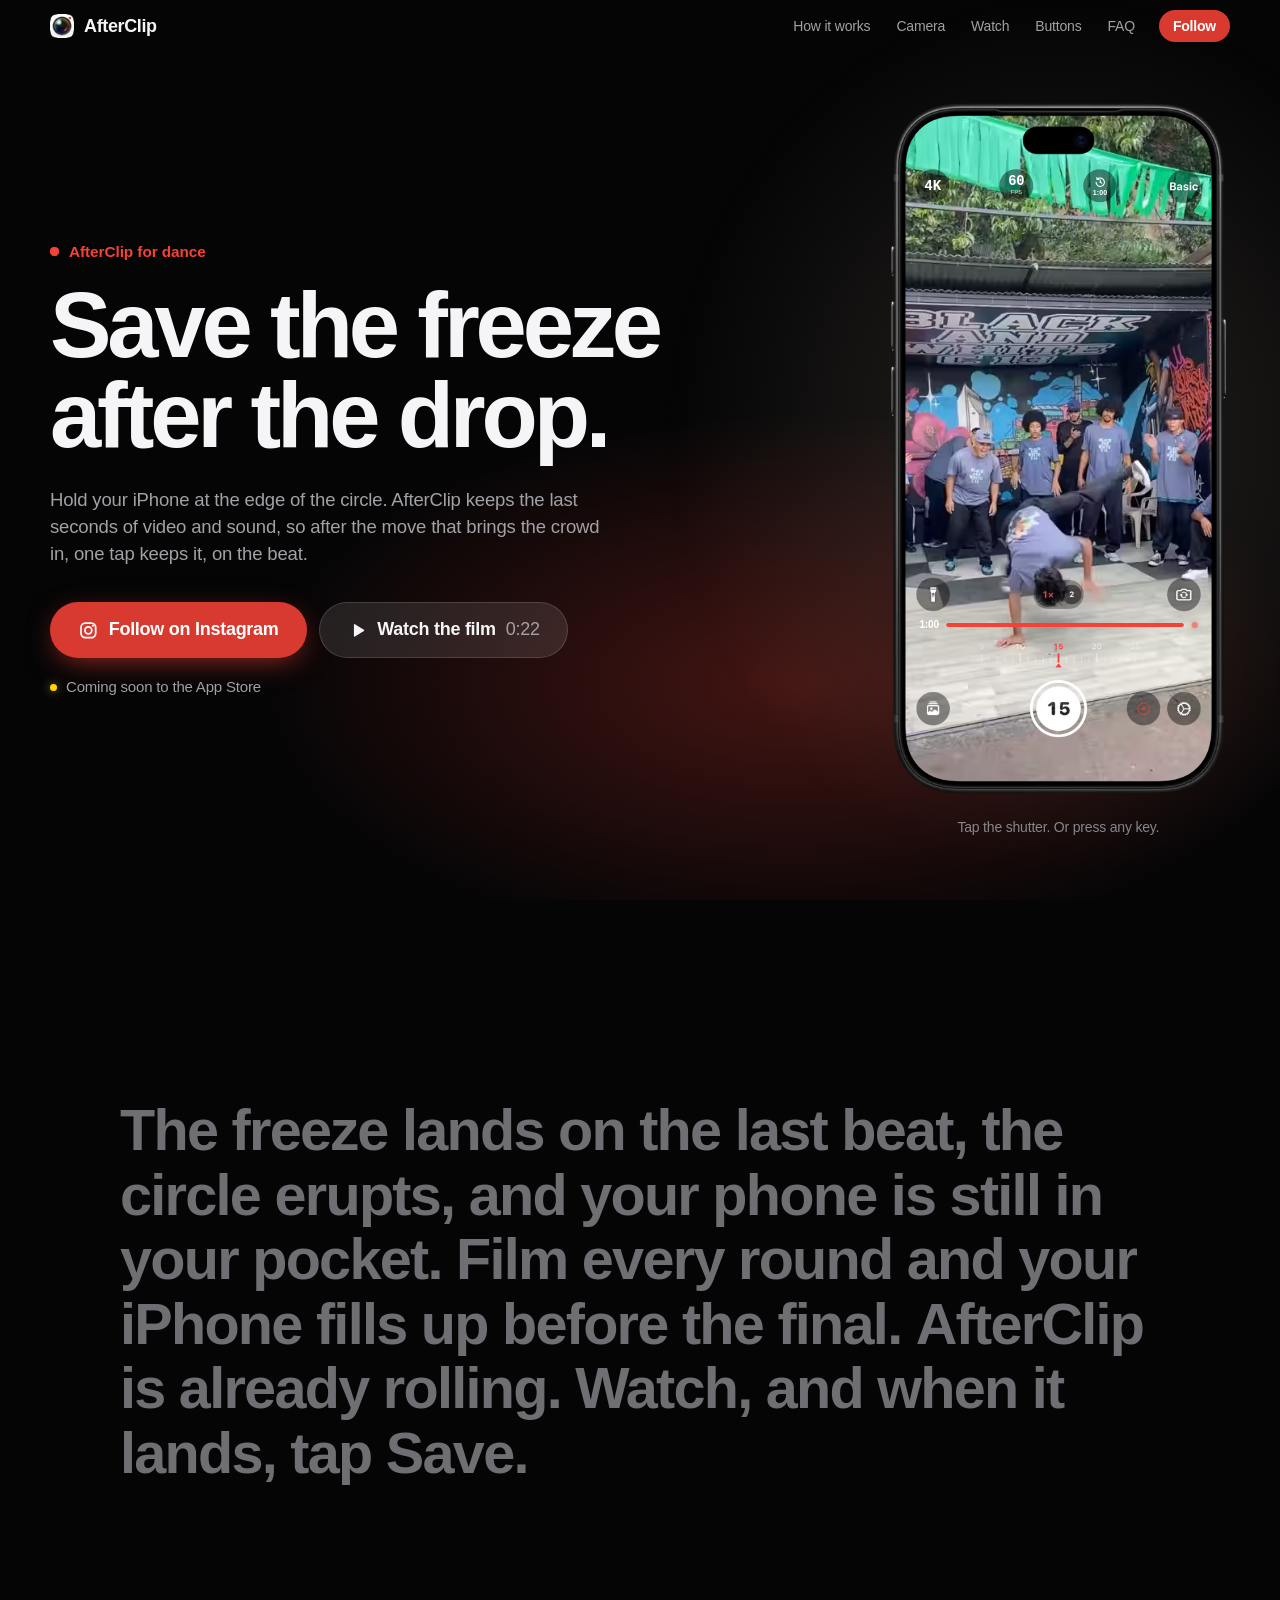
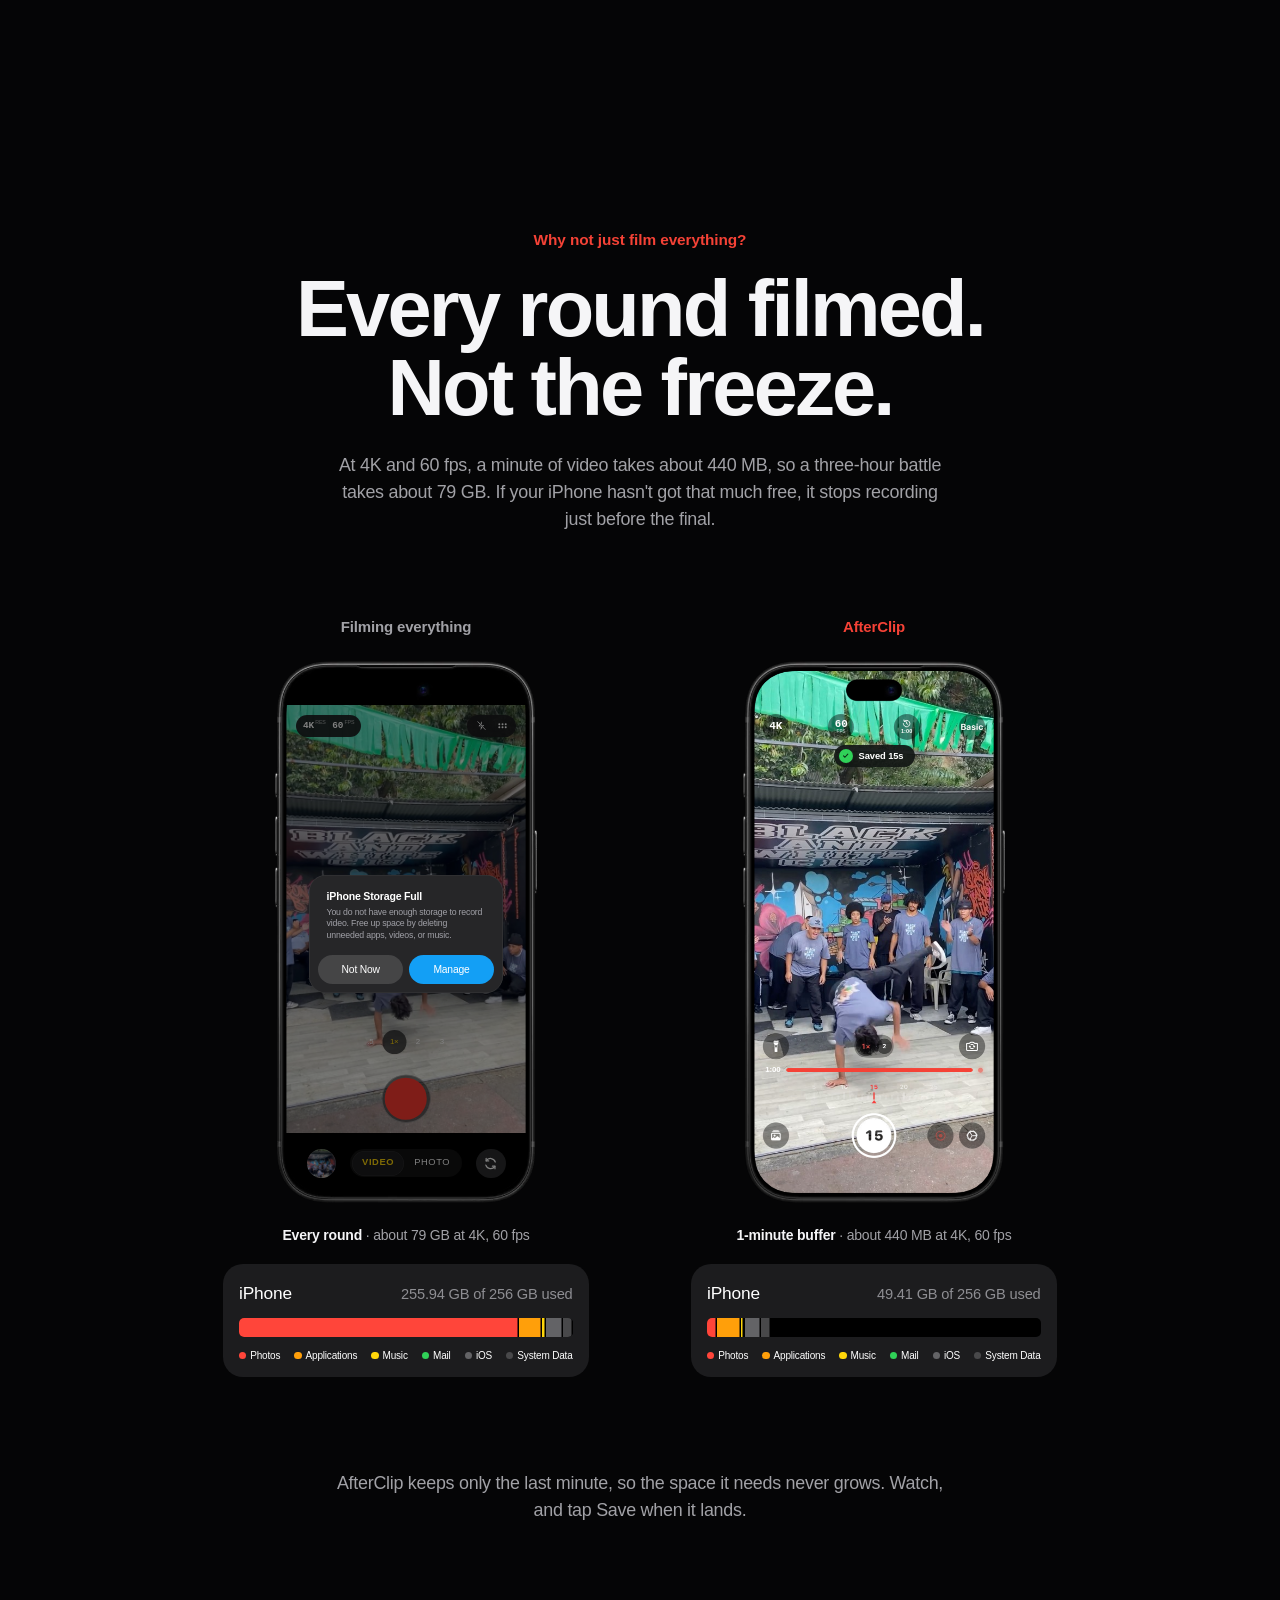
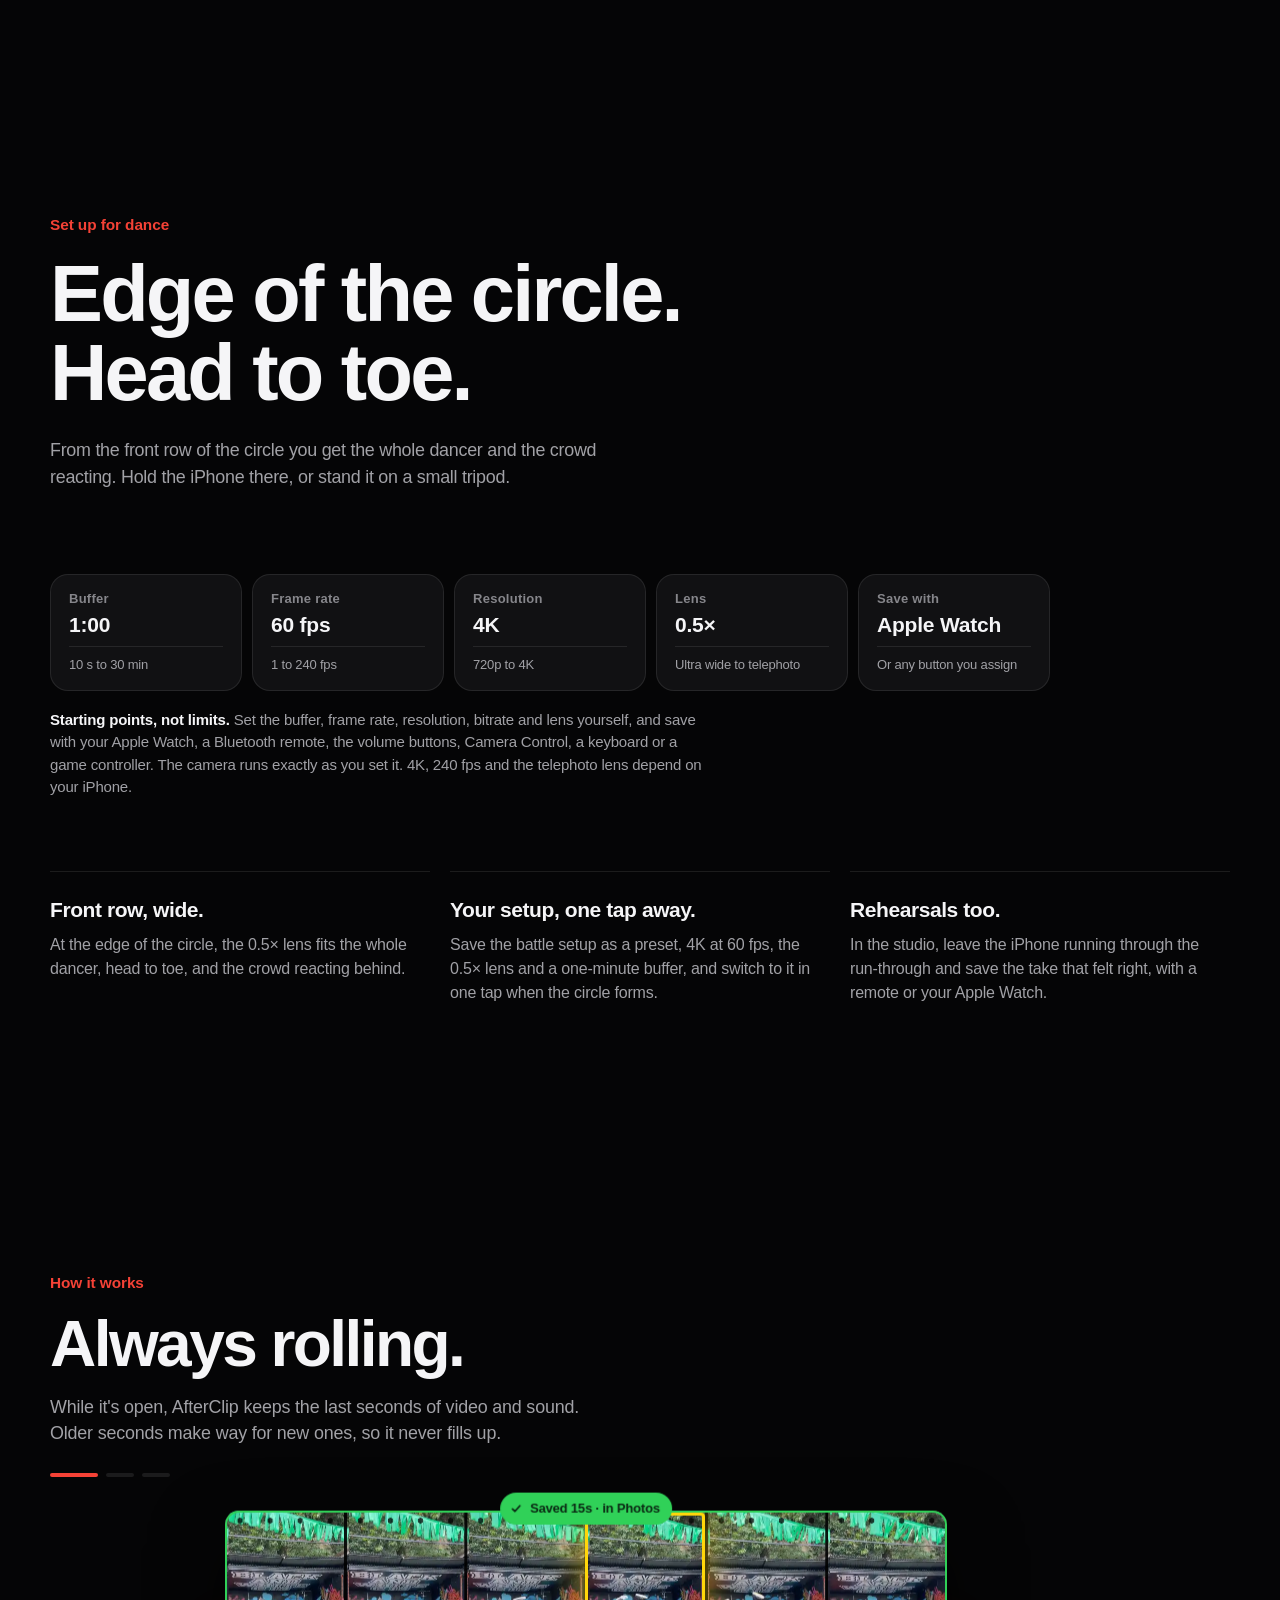
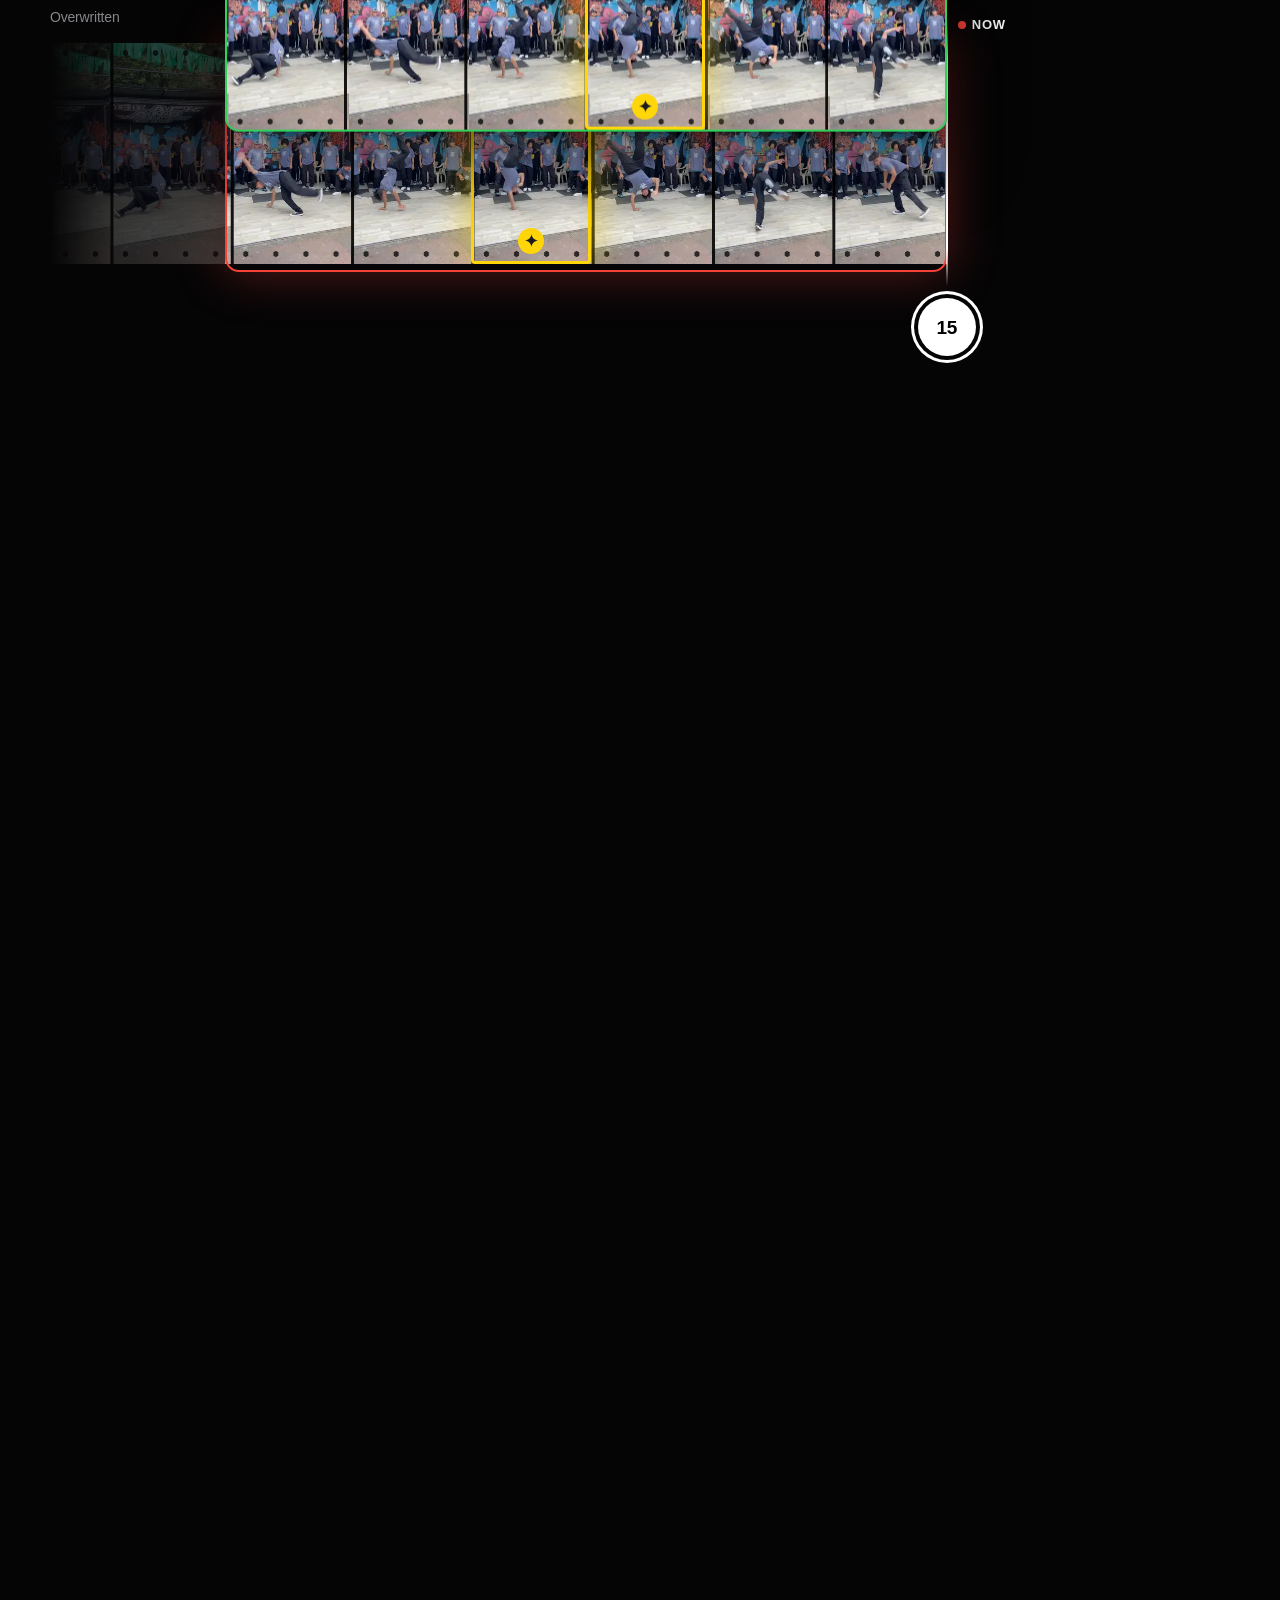
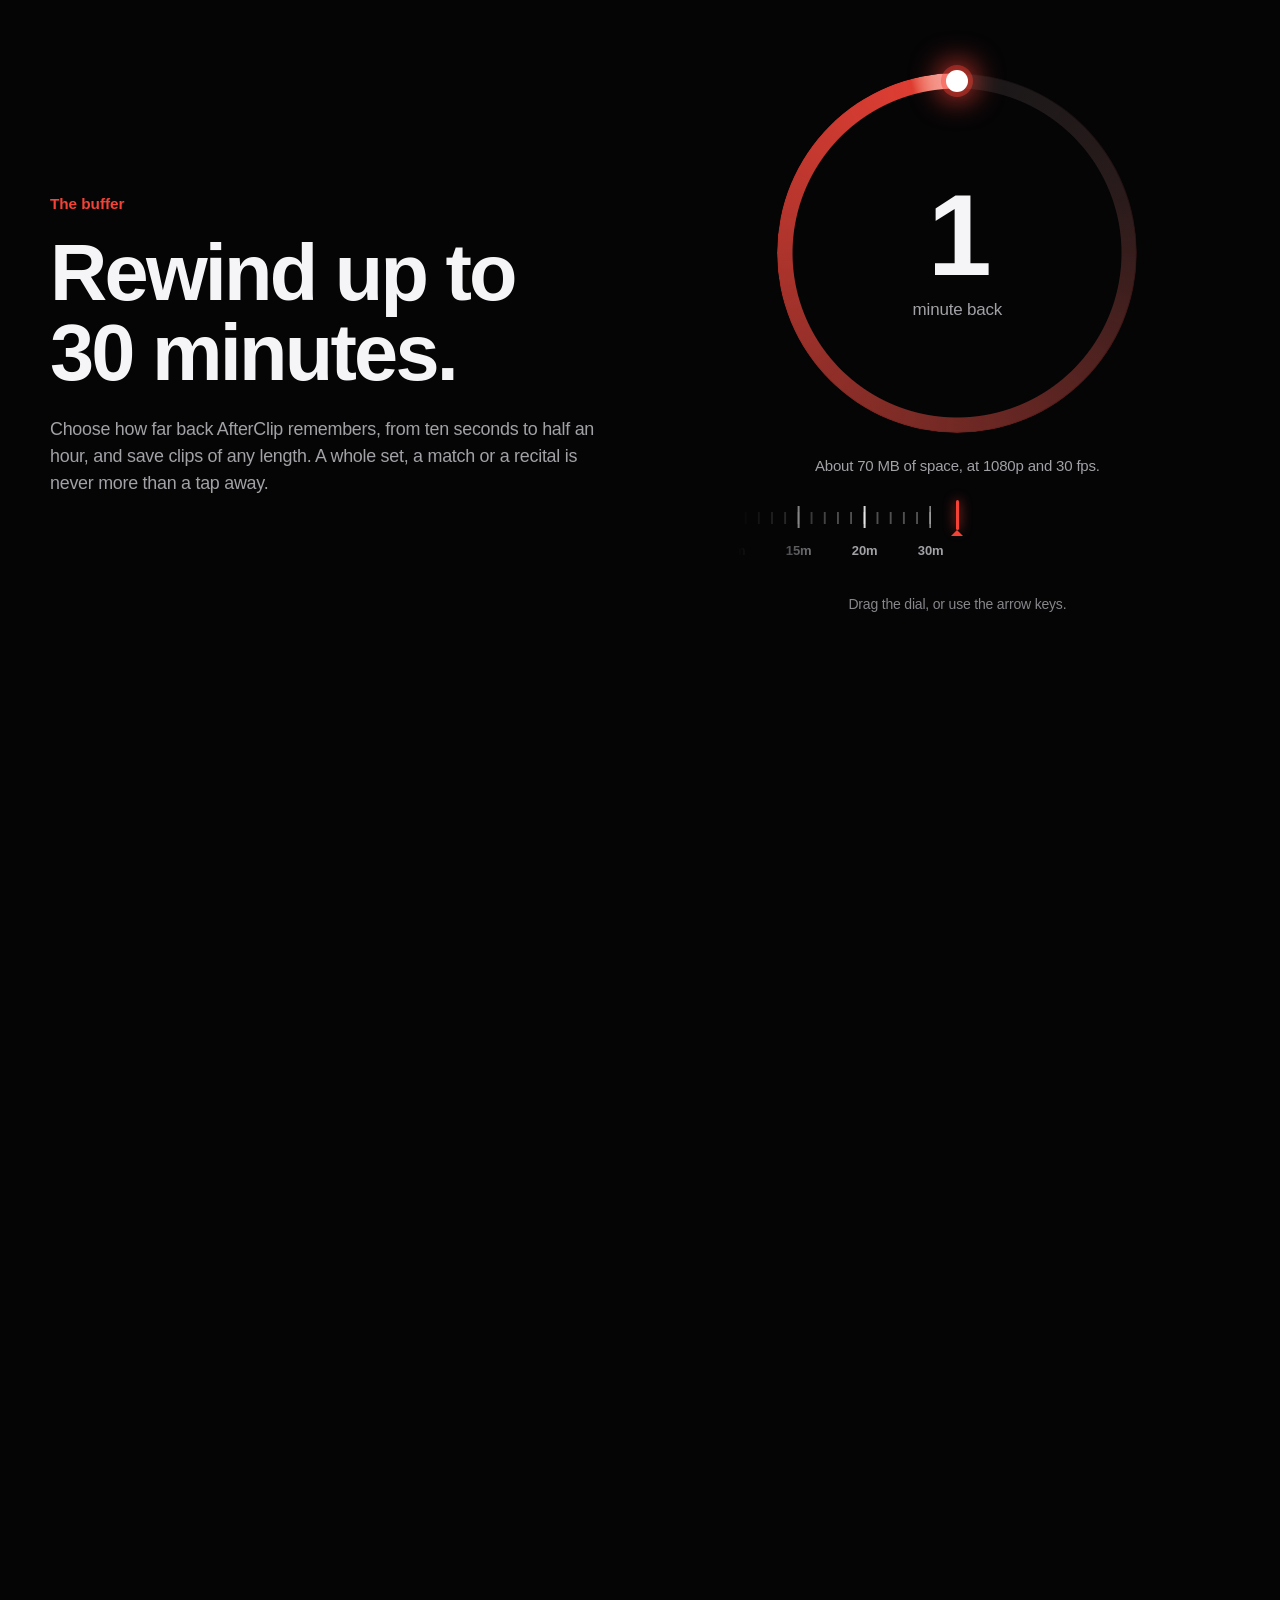
<file: dance/index.html>
<!doctype html>
<html lang="en">
<head>
  <meta charset="utf-8">
  <meta name="viewport" content="width=device-width, initial-scale=1, viewport-fit=cover">
  <title>AfterClip for dance: save the move after the circle goes wild</title>
  <meta name="description" content="Film dance battles, cyphers and rehearsals on iPhone without filling it up. AfterClip keeps the last seconds, with sound, so after the move that lands you tap Save and keep it.">
  <meta name="theme-color" content="#050506">
  <meta name="color-scheme" content="dark">
  <meta name="robots" content="index, follow, max-image-preview:large">
  <!-- Google Search Console owns the site through this; keep it, or it stops. -->
  <meta name="google-site-verification" content="yiXoZvbWytEb5aJO4Kf4C_b6ZOg4UcNelSuk_G61BUY">
  <link rel="canonical" href="https://stratomediagroupltd.github.io/afterclip/dance/">
  <link rel="icon" href="../assets/img/icon-32.png" sizes="32x32">
  <link rel="icon" href="../assets/img/icon-64.png" sizes="64x64">
  <link rel="apple-touch-icon" href="../assets/img/icon-180.png">
  <!-- Smart App Banner on iPhone: put the app's Apple ID here once it has one. -->
  <!-- <meta name="apple-itunes-app" content="app-id={{APP_ID}}"> -->
  <meta property="og:type" content="website">
  <meta property="og:site_name" content="AfterClip">
  <meta property="og:title" content="AfterClip for dance: save the move after the circle goes wild">
  <meta property="og:description" content="Film dance battles, cyphers and rehearsals on iPhone without filling it up. AfterClip keeps the last seconds, with sound, so after the move that lands you tap Save and keep it.">
  <!-- Link previews need absolute URLs: https://stratomediagroupltd.github.io/afterclip/ is where the site lives,
       e.g. https://yourname.github.io/afterclip/ -->
  <meta property="og:url" content="https://stratomediagroupltd.github.io/afterclip/dance/">
  <meta property="og:image" content="https://stratomediagroupltd.github.io/afterclip/assets/img/og.jpg">
  <meta property="og:image:width" content="1200">
  <meta property="og:image:height" content="630">
  <meta name="twitter:card" content="summary_large_image">
  <meta name="twitter:title" content="AfterClip for dance: save the move after the circle goes wild">
  <meta name="twitter:description" content="Film dance battles, cyphers and rehearsals on iPhone without filling it up. AfterClip keeps the last seconds, with sound, so after the move that lands you tap Save and keep it.">
  <meta name="twitter:image" content="https://stratomediagroupltd.github.io/afterclip/assets/img/og.jpg">
  <link rel="preload" as="image" type="image/webp" fetchpriority="high"
        imagesrcset="../assets/img/frame-iphone-480.webp 480w, ../assets/img/frame-iphone-600.webp 600w, ../assets/img/frame-iphone.webp 978w" imagesizes="(max-width: 599px) 62vw, (max-width: 899px) 40vw, 400px">
  <!-- The screen's UI downloads early too: without it, PageSpeed's phone paints the frame later. -->
  <link rel="preload" as="image" type="image/webp"
        imagesrcset="../assets/img/hud-match-480.webp 480w, ../assets/img/hud-match-600.webp 600w, ../assets/img/hud-match.webp 880w" imagesizes="(max-width: 599px) 62vw, (max-width: 899px) 40vw, 400px">
  <script>
    // Motion and reveals switch on only once the site script is known to run;
    // if it never arrives, everything shows as plain, finished content.
    const root = document.documentElement;
    root.classList.add("js");
    // A jump to a section (a link to #faq, or arriving with one) lays every
    // section out first: until they come near, those below the fold only
    // guess their height, and the jump would land off by the difference.
    const layOutAll = () => root.classList.add("is-whole");
    if (location.hash) {
      layOutAll();
      // Firefox goes to the section before the last styles are in, and the
      // page they shorten leaves it elsewhere: once they are, it goes again,
      // unless the visitor has started moving around by then.
      let moved = false;
      const VISITOR_INPUT = ["wheel", "touchstart", "keydown", "pointerdown"];
      const noteMoved = () => { moved = true; };
      VISITOR_INPUT.forEach((type) => addEventListener(type, noteMoved, { once: true, passive: true }));
      const goAgain = () => {
        VISITOR_INPUT.forEach((type) => removeEventListener(type, noteMoved));
        const target = document.getElementById(decodeURIComponent(location.hash.slice(1)));
        if (target && !moved) target.scrollIntoView({ behavior: "instant" });
      };
      // The styles that load without holding up the first paint can arrive
      // after the page has: wait for them (for up to about three seconds).
      const STYLE_WAIT_FRAMES = 180;
      const whenStyled = (frames) => {
        const late = document.querySelector('link[href$="features.css"]');
        if (!late || late.sheet || frames === 0) goAgain();
        else requestAnimationFrame(() => whenStyled(frames - 1));
      };
      addEventListener("load", () => whenStyled(STYLE_WAIT_FRAMES), { once: true });
    }
    addEventListener("hashchange", layOutAll);
    addEventListener("click", (event) => {
      const link = event.target.closest?.("a[href*='#']");
      if (link && link.hash && link.pathname === location.pathname) layOutAll();
    }, { capture: true });
    // The page's height unit (--vh, in the CSS): a hundredth of the screen's
    // height. On a phone or tablet it changes only on a real resize, such as
    // a rotation. A browser's toolbar sliding in or out while you scroll
    // leaves it alone, or the page would relayout under your finger. When it
    // does change, the part of the page you're reading stays where it is.
    const TOOLBAR_PX = 160;
    const touch = matchMedia("(pointer: coarse)");
    const stage = { width: 0, height: 0 };
    // What you're reading: inside the pinned tape, how far through it you are;
    // anywhere else, the first heading, paragraph or picture on the screen.
    const readingPlace = () => {
      if (scrollY === 0) return null;
      const scene = [...document.querySelectorAll(".how")].find((element) => {
        const box = element.getBoundingClientRect();
        return box.top <= 0 && box.bottom > 0;
      });
      if (scene) {
        const box = scene.getBoundingClientRect();
        return { part: scene, share: -box.top / box.height };
      }
      const part = [...document.querySelectorAll("main :is(h1, h2, h3, p, li, figure), footer")].find((element) => {
        const box = element.getBoundingClientRect();
        return box.height > 0 && box.top >= 0; // Hidden ones measure 0 × 0 at the top.
      });
      return part ? { part, top: part.getBoundingClientRect().top } : null;
    };
    // Noted when scrolling stops, so a resize can put it back from before the
    // text re-wrapped to the new width.
    let place = null;
    let noteTimer = 0;
    addEventListener("scroll", () => {
      clearTimeout(noteTimer);
      place = undefined; // Still scrolling: a resize now measures the place afresh.
      noteTimer = setTimeout(() => { place = readingPlace(); }, 150);
    }, { passive: true });
    const setStage = () => {
      const { innerWidth: width, innerHeight: height } = window;
      if (width === stage.width && (height === stage.height || (touch.matches && Math.abs(height - stage.height) < TOOLBAR_PX))) return;
      if (place === undefined) place = readingPlace();
      stage.width = width;
      stage.height = height;
      root.style.setProperty("--vh", `${height / 100}px`);
      root.classList.toggle("is-tall", height >= 820);
      if (!place || !place.part.isConnected) return;
      const box = place.part.getBoundingClientRect();
      const moved = "share" in place ? box.top + place.share * box.height : box.top - place.top;
      scrollBy({ top: moved, behavior: "instant" });
    };
    setStage();
    addEventListener("resize", setStage);
    const plain = () => { if (!window.__afterclip) root.classList.remove("js"); };
    // None of the script is needed to draw the page, so it loads after the
    // page has (or after 2.5 s on a slow connection, whichever comes first).
    let started = false;
    // Visits are counted by Cloudflare Web Analytics: no cookies, nothing kept
    // on the device. It stays off until its token replaces the placeholder,
    // and on a copy of the site served from this computer.
    const countVisit = () => {
      const token = "fb46847f3f8a47828e1d68c609162889";
      if (token.startsWith("{") || ["localhost", "127.0.0.1"].includes(location.hostname)) return;
      const beacon = document.createElement("script");
      beacon.defer = true;
      beacon.src = "https://static.cloudflareinsights.com/beacon.min.js";
      beacon.dataset.cfBeacon = JSON.stringify({ token });
      document.head.append(beacon);
    };
    const start = () => {
      if (started) return;
      started = true;
      import("../assets/js/main.js").catch(plain);
      countVisit();
    };
    addEventListener("load", start, { once: true });
    setTimeout(start, 2500);
    setTimeout(plain, 8000);
  </script>
  <style>
@property --accent {
syntax: "<color>";
inherits: true;
initial-value: #f54236;
}
:root {
--accent: #f54236;
--on-accent: #fff;
--accent-ink: var(--accent);
--bg: #050506;
--surface: #111113;
--surface-2: #1c1c1f;
--line: rgb(255 255 255 / 0.09);
--text: #f5f5f7;
--muted: #a1a1a6;
--faint: #86868b;
--green: #30d158;
--yellow: #ffd60a;
--glass: rgb(16 16 18 / 0.68);
--font: -apple-system, BlinkMacSystemFont, "SF Pro Display", "SF Pro Text", "Inter", "Segoe UI", Roboto, "Helvetica Neue", Arial, sans-serif;
--font-round: ui-rounded, "SF Pro Rounded", -apple-system, BlinkMacSystemFont, "Segoe UI", sans-serif;
--font-mono: ui-monospace, "SF Mono", "SFMono-Regular", Menlo, Consolas, monospace;
--ease: cubic-bezier(0.16, 1, 0.3, 1);
--ease-in-out: cubic-bezier(0.65, 0, 0.35, 1);
--spring: linear(0, 0.006, 0.025 2.8%, 0.101 6.1%, 0.539 18.9%, 0.721 25.3%, 0.849 31.5%, 0.937 38.1%, 0.968 41.8%, 0.991 45.7%, 1.006 50.1%, 1.015 55%, 1.017 63.9%, 1.001 85.8%, 1);
--wrap: min(1180px, 100% - 48px);
--nav-h: 52px;
color-scheme: dark;
transition: --accent 0.6s var(--ease);
}
*, *::before, *::after { box-sizing: border-box; }
html { -webkit-text-size-adjust: 100%; text-size-adjust: 100%; }
@media (prefers-reduced-motion: no-preference) {
html { scroll-behavior: smooth; }
}
body {
margin: 0;
background: var(--bg);
color: var(--text);
font: 400 17px/1.5 var(--font);
letter-spacing: -0.011em;
-webkit-font-smoothing: antialiased;
-moz-osx-font-smoothing: grayscale;
text-rendering: optimizeLegibility;
overflow-x: clip;
}
img, video, canvas, svg { display: block; max-width: 100%; }
img, video { height: auto; }
button { font: inherit; color: inherit; background: none; border: 0; padding: 0; cursor: pointer; }
a { color: inherit; }
h1, h2, h3, p, ul, ol, dl, dd, figure { margin: 0; }
ul, ol { padding: 0; list-style: none; }
::selection { background: color-mix(in srgb, var(--accent) 45%, transparent); }
:focus-visible { outline: 3px solid color-mix(in srgb, var(--accent) 80%, white); outline-offset: 3px; border-radius: 8px; }
.visually-hidden {
position: absolute !important; width: 1px; height: 1px; padding: 0; margin: -1px;
overflow: hidden; clip: rect(0 0 0 0); white-space: nowrap; border: 0;
}
.sprite { position: absolute; width: 0; height: 0; overflow: hidden; }
.ico { width: 1.15em; height: 1.15em; flex: none; fill: currentColor; }
.wrap { width: var(--wrap); margin-inline: auto; }
.iphone, .awatch, .watches, .hero__device, .specs__device, .duel, .storage, .tape, .ring, .dial,
.merge, .devices, .keycap, .btn, .nav, .dock, .toast, .flyclip, .film__inner, .finale__icon, .privacy__lock, .zeros dd {
-webkit-user-select: none; user-select: none;
-webkit-touch-callout: none;
}
img { -webkit-user-drag: none; }
.skip {
position: fixed; left: 16px; top: -60px; z-index: 100;
padding: 10px 16px; border-radius: 12px; background: var(--text); color: var(--bg);
font-weight: 600; text-decoration: none; transition: top 0.2s;
}
.skip:focus { top: 12px; }
.eyebrow {
display: inline-flex; align-items: center; gap: 10px;
margin-bottom: 18px;
color: var(--accent-ink);
font-size: clamp(15px, 1.2vw, 18px); font-weight: 600; letter-spacing: -0.005em;
}
.title {
font-size: clamp(40px, 6.2vw, 92px);
font-weight: 700; line-height: 1.0; letter-spacing: -0.035em;
text-wrap: balance;
}
.title--center { text-align: center; }
.body {
max-width: 34em;
margin-top: 24px;
color: var(--muted);
font-size: clamp(17px, 1.4vw, 21px); line-height: 1.5; letter-spacing: -0.015em;
text-wrap: pretty;
}
.body strong { color: var(--text); font-weight: 600; }
.body a { color: var(--text); text-underline-offset: 3px; }
.body--center { margin-inline: auto; text-align: center; }
.hint { color: var(--faint); font-size: 14px; }
.rec-dot { position: relative; width: 9px; height: 9px; border-radius: 50%; background: var(--accent); }
.rec-dot::after {
content: ""; position: absolute; inset: 0; border-radius: 50%;
background: var(--accent);
}
.is-live .rec-dot::after { animation: rec 1.6s ease-out infinite; }
@keyframes rec {
from { transform: scale(1); opacity: 0.6; }
70%, to { transform: scale(3); opacity: 0; }
}
.btn {
--btn-bg: color-mix(in srgb, var(--accent) 88%, #000);
position: relative;
display: inline-flex; align-items: center; justify-content: center; gap: 10px;
height: 48px; padding: 0 24px;
border-radius: 999px;
background: var(--btn-bg);
color: var(--on-accent);
font-size: 17px; font-weight: 600; letter-spacing: -0.015em;
text-decoration: none; white-space: nowrap;
box-shadow: 0 8px 30px -8px color-mix(in srgb, var(--accent) 70%, transparent);
transition: transform 0.5s var(--spring), box-shadow 0.3s, background-color 0.3s;
}
.btn:hover { transform: translateY(-1px) scale(1.02); box-shadow: 0 14px 40px -8px color-mix(in srgb, var(--accent) 80%, transparent); }
.btn:active { transform: scale(0.97); transition-duration: 0.12s; }
.btn--sm { height: 32px; padding: 0 14px; font-size: 14px; box-shadow: none; }
.btn--lg { height: 56px; padding: 0 28px; font-size: 18px; }
.btn--ghost {
--btn-bg: rgb(255 255 255 / 0.1);
color: var(--text);
box-shadow: inset 0 0 0 1px rgb(255 255 255 / 0.14);
}
.btn--ghost:hover { --btn-bg: rgb(255 255 255 / 0.16); box-shadow: inset 0 0 0 1px rgb(255 255 255 / 0.22); }
.btn__meta { color: var(--muted); font-weight: 500; font-variant-numeric: tabular-nums; }
.arrow-link {
display: inline-flex; align-items: center; gap: 4px;
color: var(--accent-ink); font-weight: 600; text-decoration: none;
}
.arrow-link .ico { transition: transform 0.4s var(--spring); }
.arrow-link:hover .ico { transform: translateX(4px); }
.nav {
position: fixed; inset: 0 0 auto; z-index: 50;
height: var(--nav-h);
transition: background-color 0.4s, box-shadow 0.4s;
}
.nav.is-scrolled {
background: var(--glass);
-webkit-backdrop-filter: saturate(160%) blur(16px); backdrop-filter: saturate(160%) blur(16px);
box-shadow: 0 1px 0 var(--line);
}
.nav__inner {
width: var(--wrap); height: 100%; margin-inline: auto;
display: flex; align-items: center; gap: 24px;
}
.nav__brand {
display: inline-flex; align-items: center; gap: 10px; margin-right: auto;
font-size: 18px; font-weight: 650; letter-spacing: -0.02em; text-decoration: none;
}
.nav__brand img { border-radius: 6px; }
.nav__links { display: flex; gap: 26px; }
.nav__links a {
position: relative;
color: var(--muted); font-size: 14px; text-decoration: none;
transition: color 0.25s;
}
.nav__links a:hover, .nav__links a[aria-current="true"] { color: var(--text); }
.nav__links a[aria-current="true"]::after {
content: ""; position: absolute; left: 0; right: 0; bottom: -6px; height: 2px; border-radius: 2px;
background: var(--accent);
}
@media (max-width: 760px) {
.nav__links { display: none; }
}
.js [data-reveal] {
opacity: 0;
transform: translate3d(0, 28px, 0);
transition: opacity 0.9s var(--ease) var(--d, 0ms), transform 1.1s var(--ease) var(--d, 0ms);
}
.js [data-reveal].is-in { opacity: 1; transform: none; }
.js [data-wipe] .line { display: block; overflow: clip; padding-bottom: 0.1em; margin-bottom: -0.1em; }
.js [data-wipe] .line > span {
display: block;
transform: translate3d(0, 108%, 0);
transition: transform 1.15s var(--ease) calc(var(--i, 0) * 90ms);
}
.js [data-wipe].is-in .line > span { transform: none; }
.is-live .float { animation: float 7s ease-in-out infinite alternate; }
.is-live .float--slow { animation-duration: 9s; animation-delay: -3s; }
.float.is-away { animation-play-state: paused; }
@keyframes float {
from { transform: translate3d(0, -7px, 0); }
to { transform: translate3d(0, 7px, 0); }
}
.toast {
display: inline-flex; align-items: center; gap: 0.62em;
padding: 0.5em 1.15em 0.5em 0.62em;
border-radius: 999px;
background: rgb(18 22 20 / 0.92);
color: #fff;
font-weight: 600; letter-spacing: -0.01em; white-space: nowrap;
box-shadow: 0 10px 30px rgb(0 0 0 / 0.35);
}
.toast__check {
display: grid; place-items: center;
width: 1.5em; height: 1.5em; border-radius: 50%;
background: var(--green); color: #0b2a14;
}
.toast__check .ico { width: 1em; height: 1em; }
.toast__meta { color: rgb(255 255 255 / 0.55); font-weight: 500; }
.global-toasts {
position: fixed; left: 50%; top: calc(var(--nav-h) + 14px); z-index: 60;
display: grid; justify-items: center; gap: 8px;
transform: translateX(-50%);
font-size: 15px;
pointer-events: none;
}
html:not(.js) [data-film-open] { display: none; }
.film {
width: 100vw; height: 100vh; height: 100dvh; max-width: none; max-height: none;
margin: 0; padding: 0; border: 0;
background: transparent; color: #fff;
}
.film[open] { display: grid; place-items: center; }
.film::backdrop { background: rgb(0 0 0 / 0.86); -webkit-backdrop-filter: blur(14px); backdrop-filter: blur(14px); }
.film__inner {
position: relative;
height: min(88dvh, 960px); aspect-ratio: 9 / 16; max-width: 92vw;
animation: film-in 0.6s var(--ease);
}
.film__video { width: 100%; height: 100%; border-radius: 26px; background: #000; object-fit: cover; }
.film__close {
position: absolute; top: 0; left: calc(100% + 14px);
display: grid; place-items: center;
width: 44px; height: 44px; border-radius: 50%;
background: rgb(255 255 255 / 0.14);
transition: background-color 0.2s;
}
.film__close:hover { background: rgb(255 255 255 / 0.24); }
@media (max-width: 640px) {
.film__close { left: auto; right: 10px; top: 10px; background: rgb(0 0 0 / 0.5); }
}
@keyframes film-in {
from { opacity: 0; transform: translateY(24px) scale(0.96); }
}
.footer {
position: relative;
padding: 40px 0 calc(40px + env(safe-area-inset-bottom));
border-top: 1px solid var(--line);
color: var(--faint);
font-size: 13px;
}
.footer__inner { display: grid; grid-template-columns: auto 1fr; gap: 14px 32px; align-items: center; }
.footer__brand { display: inline-flex; align-items: center; gap: 8px; color: var(--text); font-weight: 600; font-size: 15px; }
.footer__brand img { border-radius: 5px; }
.footer nav { display: flex; flex-wrap: wrap; gap: 8px 24px; justify-content: end; }
.footer nav a { text-decoration: none; transition: color 0.2s; }
.footer nav a:hover, .footer nav a[aria-current="page"] { color: var(--text); }
.footer__legal { grid-column: 1 / -1; max-width: 70em; }
@media (max-width: 640px) {
.footer__inner { grid-template-columns: 1fr; }
.footer nav { justify-content: start; }
}
@media (prefers-reduced-motion: reduce) {
*, *::before, *::after {
animation-duration: 0.01ms !important;
animation-iteration-count: 1 !important;
transition-duration: 0.01ms !important;
}
.js [data-reveal], .js [data-wipe] .line > span { transform: none; }
}
  </style>
  <style>
.section { position: relative; padding: clamp(110px, var(--vh, 1vh) * 16, 190px) 0; scroll-margin-top: var(--nav-h); }
.section__head { margin-bottom: clamp(48px, 7vw, 84px); }
.section__head--center { text-align: center; }
.section__head--center .body { margin-inline: auto; }
.split {
display: grid; grid-template-columns: minmax(0, 1fr) minmax(0, 1fr);
align-items: center; gap: clamp(40px, 7vw, 110px);
}
.split--flip .split__copy { order: 2; }
@media (max-width: 900px) {
.split { grid-template-columns: minmax(0, 1fr); }
.split--flip .split__copy { order: 0; }
}
.ticks { display: grid; gap: 12px; margin-top: 30px; }
.ticks li { display: flex; gap: 12px; align-items: baseline; font-size: 17px; }
.ticks li::before {
content: ""; flex: none; width: 7px; height: 7px; border-radius: 50%; translate: 0 -2px;
background: var(--accent); box-shadow: 0 0 10px var(--accent);
}
.iphone {
--pw: 300px;
position: relative;
width: var(--pw); aspect-ratio: 978 / 2000;
flex: none;
}
.iphone__screen {
position: absolute; left: 5.317%; top: 2.5%; width: 89.366%; height: 95%;
overflow: hidden; border-radius: 16% / 7.37%;
background: #000;
container-type: inline-size;
}
.iphone__screen > picture, .iphone__screen > picture img, .iphone__video {
position: absolute; inset: 0; width: 100%; height: 100%; object-fit: cover;
}
.iphone__frame, .iphone__frame img { position: absolute; inset: 0; width: 100%; height: 100%; pointer-events: none; }
.awatch { position: relative; width: var(--ww, 300px); aspect-ratio: 560 / 880; flex: none; }
.awatch__screen {
position: absolute; left: 12.857%; top: 21.818%; width: 74.286%; height: 56.364%;
overflow: hidden; border-radius: 24% / 20.2%;
background: #000;
container-type: inline-size;
}
.awatch__screen picture, .awatch__screen picture img { position: absolute; inset: 0; width: 100%; height: 100%; }
.awatch__frame, .awatch__frame img { position: absolute; inset: 0; width: 100%; height: 100%; pointer-events: none; }
.hero { position: relative; }
.hero__stage {
position: relative;
min-height: calc(var(--vh, 1vh) * 100);
display: grid; grid-template-columns: minmax(0, 1fr) auto; align-items: center;
gap: clamp(32px, 6vw, 110px);
padding: calc(var(--nav-h) + 24px) max(24px, (100% - 1180px) / 2) 40px;
overflow: clip;
}
.hero__stage::after {
content: ""; position: absolute; inset: 0; z-index: -1;
background: radial-gradient(42% 30% at 62% 76%, color-mix(in srgb, var(--accent) 26%, transparent), transparent);
pointer-events: none;
}
.hero__copy { position: relative; z-index: 2; }
.hero__title {
font-size: clamp(50px, 7.2vw, 116px);
font-weight: 700; line-height: 0.98; letter-spacing: -0.045em;
}
.hero__title .line { display: block; overflow: clip; padding-bottom: 0.08em; margin-bottom: -0.08em; }
.hero__title .line > span { display: block; }
.hero__lede { max-width: 30em; margin-top: 26px; color: var(--muted); font-size: clamp(17px, 1.45vw, 22px); line-height: 1.45; text-wrap: pretty; }
.hero__ctas { display: flex; flex-wrap: wrap; gap: 12px; margin-top: 34px; }
.hero__soon { display: inline-flex; align-items: center; gap: 9px; margin-top: 18px; color: var(--muted); font-size: 15px; font-weight: 500; }
.hero__soon-dot { width: 7px; height: 7px; border-radius: 50%; background: var(--yellow); box-shadow: 0 0 10px color-mix(in srgb, var(--yellow) 60%, transparent); }
.hero__device { position: relative; display: grid; justify-items: center; gap: 18px; z-index: 1; }
.hero__device .iphone { --pw: calc(min(var(--vh, 1vh) * 78, 800px) * 0.489); }
.hero__device::before {
content: ""; position: absolute; left: 50%; top: 46%; z-index: -1;
width: 230%; height: 120%;
transform: translate(-50%, -50%);
background: radial-gradient(closest-side, rgb(214 192 168 / 0.16), transparent);
pointer-events: none;
}
.hero__hint { color: var(--faint); font-size: 14px; }
@keyframes hero-rise { from { transform: translate3d(0, 106%, 0); } }
.js .hero__title .line > span { animation: hero-rise 0.9s var(--ease) both; }
.js .hero__title .line:nth-child(2) > span { animation-delay: 0.07s; }
@media (max-width: 899px) {
.hero__stage {
grid-template-columns: 1fr; grid-template-rows: auto auto;
align-content: start; justify-items: center; gap: 30px;
padding-top: calc(var(--nav-h) + 18px); padding-bottom: 18px;
text-align: center;
}
.hero__copy .eyebrow { margin-bottom: 12px; }
.hero__title { font-size: clamp(42px, 11.5vw, 72px); }
.hero__lede { display: none; }
.hero__ctas { justify-content: center; margin-top: 20px; }
.hero__ctas .btn--lg { height: 48px; padding: 0 20px; font-size: 16px; }
.hero__soon { margin-top: 12px; font-size: 14px; }
.hero__device .iphone { --pw: min(calc(min(var(--vh, 1vh) * 62, 620px) * 0.489), 70vw); }
.hero__hint { display: none; }
}
@media (max-width: 899px) {
.is-tall .hero__lede { display: block; margin-inline: auto; margin-top: 16px; font-size: 17px; }
}
.iphone__hud { pointer-events: none; }
.toasts {
position: absolute; left: 0; right: 0; top: 14.2%; z-index: 3;
display: grid; justify-items: center; gap: 1.6cqi;
font-size: 3.9cqi;
pointer-events: none;
}
.toasts .toast { padding: 1.6cqi 4.6cqi 1.6cqi 2.2cqi; gap: 2.3cqi; }
.shutter-hit, .shutter-ring {
position: absolute; left: 50%; top: 89%; z-index: 4;
width: 19.5%; aspect-ratio: 1;
border-radius: 50%;
transform: translate(-50%, -50%);
}
.shutter-hit { -webkit-tap-highlight-color: transparent; }
.shutter-hit:active { background: rgb(0 0 0 / 0.12); }
.shutter-ring { pointer-events: none; box-shadow: 0 0 0 0.9cqi var(--accent), 0 0 6cqi var(--accent); opacity: 0; }
.flyclip {
position: absolute; z-index: 5;
width: 112px; padding: 6px 6px 10px;
border-radius: 16px;
background: rgb(28 28 30 / 0.96);
box-shadow: 0 24px 60px rgb(0 0 0 / 0.5), inset 0 0 0 1px rgb(255 255 255 / 0.1);
pointer-events: none;
}
.flyclip video { width: 100%; aspect-ratio: 9 / 16; border-radius: 11px; object-fit: cover; background: #000; }
.flyclip p { margin-top: 8px; color: #fff; font-size: 12px; font-weight: 600; line-height: 1.25; text-align: center; }
.flyclip p span { display: block; color: rgb(255 255 255 / 0.55); font-weight: 500; }
.manifesto { padding: clamp(120px, var(--vh, 1vh) * 22, 240px) 0; }
.manifesto__text {
width: var(--wrap); max-width: 1040px; margin-inline: auto;
font-size: clamp(30px, 4.5vw, 66px); font-weight: 650; line-height: 1.12; letter-spacing: -0.03em;
text-wrap: pretty;
}
.manifesto__text strong { font-weight: 700; }
.js .manifesto__text .w { color: #6e6e73; transition: color 0.35s linear; }
.js .manifesto__text .w.is-lit { color: var(--text); }
.js .manifesto__text strong .w.is-lit { color: var(--accent); }
.how { position: relative; scroll-margin-top: 0; }
.js .how { height: calc(var(--vh, 1vh) * 220); }
.how__stage {
--gap: clamp(26px, var(--vh, 1vh) * 6, 70px);
display: flex; flex-direction: column; justify-content: center; gap: var(--gap);
padding: calc(var(--nav-h) + 30px) 0 50px;
overflow: clip;
}
.js .how__stage { position: sticky; top: 0; height: calc(var(--vh, 1vh) * 100); }
.how__head { position: relative; }
.how__steps { display: grid; gap: 28px; }
.js .how__steps { display: grid; grid-template-areas: "s"; gap: 0; }
.how__step h3 { font-size: clamp(36px, 5vw, 72px); font-weight: 700; line-height: 1.02; letter-spacing: -0.04em; }
.how__step p { max-width: 30em; margin-top: 16px; color: var(--muted); font-size: clamp(17px, 1.4vw, 21px); }
.js .how__step {
grid-area: s;
opacity: 0; transform: translateY(26px);
transition: opacity 0.6s var(--ease), transform 0.8s var(--ease);
pointer-events: none;
}
.js .how__step.is-on { opacity: 1; transform: none; pointer-events: auto; }
.how__dots { display: none; gap: 8px; margin-top: 26px; }
.js .how__dots { display: flex; }
.how__dots i { width: 28px; height: 4px; border-radius: 4px; background: var(--line); transition: background-color 0.4s, width 0.5s var(--ease); }
.how__dots i.is-on { width: 48px; background: var(--accent); }
.tape {
--fw: clamp(58px, 9.4vw, 132px);
--fh: calc(var(--fw) * 1.8333);
--win: 6;
--now: 0.76;
--top: 46px;
position: relative;
width: var(--wrap); margin-inline: auto;
height: calc(var(--fh) + var(--top) + 96px);
}
@media (max-width: 700px) { .tape { --win: 5; --now: 0.84; --top: 40px; } }
@supports (height: 100svh) {
.js .tape {
--fw: clamp(58px, min(9.4vw, (var(--vh, 1vh) * 100 - 533px) / 2.57), 132px);
margin-top: max(0px, var(--fh) * 0.4 + 78px - var(--top) - var(--gap));
}
}
.tape__rec {
position: absolute; left: 0; top: var(--top);
width: calc(100% * var(--now)); height: var(--fh);
overflow: hidden;
}
.tape__rec::after {
content: ""; position: absolute; left: 0; top: 0; bottom: 0; z-index: 2;
right: calc(var(--win) * var(--fw));
background: linear-gradient(90deg, var(--bg), rgb(5 5 6 / 0.78) 35%, rgb(5 5 6 / 0.7));
pointer-events: none;
}
.tape__film, .tape__clip-film {
background: url("../assets/img/strip.jpg") 0 0 / calc(var(--fw) * 26) 100% no-repeat;
background-image: image-set(url("../assets/img/strip.webp") type("image/webp"), url("../assets/img/strip.jpg") type("image/jpeg"));
}
.js .tape:not(.is-near) .tape__film, .js .tape:not(.is-near) .tape__clip-film { background-image: none; }
.tape__film {
position: absolute; left: 0; top: 0; height: 100%; width: calc(var(--fw) * 26);
will-change: transform;
}
.tape__film::before, .tape__clip-film::before {
content: ""; position: absolute; inset: 0;
background:
linear-gradient(90deg, rgb(0 0 0 / 0.9) 0 3px, transparent 3px) 0 0 / var(--fw) 100%,
radial-gradient(circle, rgb(0 0 0 / 0.75) 0 2.5px, transparent 3px) 0 4px / calc(var(--fw) / 4) 12px repeat-x,
radial-gradient(circle, rgb(0 0 0 / 0.75) 0 2.5px, transparent 3px) 0 calc(100% - 4px) / calc(var(--fw) / 4) 12px repeat-x;
}
.tape__clip-film::before {
background:
radial-gradient(circle, rgb(0 0 0 / 0.75) 0 2.5px, transparent 3px) 0 4px / calc(var(--fw) / 4) 12px repeat-x,
radial-gradient(circle, rgb(0 0 0 / 0.75) 0 2.5px, transparent 3px) 0 calc(100% - 4px) / calc(var(--fw) / 4) 12px repeat-x;
}
.tape__clip-film::after {
content: ""; position: absolute; top: 0; bottom: 0; z-index: 2;
left: calc(var(--fw) - 1.5px); right: calc(var(--fw) - 1.5px);
background: linear-gradient(90deg, rgb(0 0 0 / 0.9) 0 3px, transparent 3px) 0 0 / var(--fw) 100%;
}
.tape__moment {
position: absolute; top: 0; left: calc(var(--fw) * var(--km, 14)); z-index: 1;
width: var(--fw); height: 100%;
box-shadow: inset 0 0 0 3px var(--yellow), 0 0 40px color-mix(in srgb, var(--yellow) 60%, transparent);
border-radius: 4px;
container-type: inline-size;
}
.tape__moment b {
position: absolute; left: 50%; bottom: 10px; transform: translateX(-50%);
display: inline-flex; align-items: center; gap: 5px;
width: max-content;
padding: 3px 9px 3px 7px; border-radius: 999px;
background: var(--yellow); color: #1d1d1f;
font-size: 12px; font-weight: 700; line-height: 1; white-space: nowrap;
}
.tape__moment b .ico { width: 15px; height: 15px; }
@container (max-width: 127px) {
.tape__moment b { justify-content: center; width: 26px; height: 26px; padding: 0; border-radius: 50%; }
.tape__moment b span { display: none; }
}
.tape__window {
position: absolute; top: calc(var(--top) - 8px);
left: calc(100% * var(--now) - var(--win) * var(--fw));
width: calc(var(--win) * var(--fw)); height: calc(var(--fh) + 16px);
border-radius: 14px;
box-shadow: inset 0 0 0 2px var(--accent), 0 0 50px color-mix(in srgb, var(--accent) 35%, transparent);
pointer-events: none;
}
.tape__window span {
position: absolute; left: 2px; bottom: calc(100% + 10px);
color: var(--accent); font-size: 14px; font-weight: 600; white-space: nowrap;
}
.tape__over { position: absolute; left: 0; top: 10px; color: var(--faint); font-size: 14px; }
@media (max-width: 700px) { .tape__over { display: none; } }
.tape__now {
position: absolute; top: calc(var(--top) - 22px); left: calc(100% * var(--now));
width: 2px; height: calc(var(--fh) + 44px); margin-left: -1px;
background: linear-gradient(transparent, #fff 14%, #fff 86%, transparent);
}
.tape__now span {
position: absolute; left: 12px; top: -6px;
display: inline-flex; align-items: center; gap: 6px;
font-size: 13px; font-weight: 700; letter-spacing: 0.06em; text-transform: uppercase;
}
.tape__now i { width: 8px; height: 8px; border-radius: 50%; background: var(--accent); }
.is-live .tape__now i { animation: blink 1.2s steps(2, jump-none) infinite; }
@keyframes blink { 50% { opacity: 0.25; } }
.tape__shutter {
position: absolute; left: calc(100% * var(--now)); top: calc(var(--top) + var(--fh) + 34px);
display: grid; place-items: center;
width: 58px; height: 58px; border-radius: 50%;
transform: translateX(-50%);
background: #fff; color: #000;
box-shadow: 0 0 0 4px var(--bg), 0 0 0 7px #fff;
font: 800 19px/1 var(--font-round);
transition: transform 0.5s var(--spring), box-shadow 0.3s;
}
.tape__shutter.is-pressed { transform: translateX(-50%) scale(0.86); box-shadow: 0 0 0 4px var(--bg), 0 0 0 7px var(--accent), 0 0 40px var(--accent); }
.tape__clip {
position: absolute; top: var(--top); z-index: 2;
left: calc(100% * var(--now) - var(--win) * var(--fw));
width: calc(var(--win) * var(--fw)); height: var(--fh);
opacity: 0;
will-change: transform;
}
html:not(.js) .tape__clip { display: none; }
.tape__clip-card {
position: absolute; inset: 0; overflow: hidden;
border-radius: 14px;
background: var(--bg);
box-shadow: 0 30px 70px rgb(0 0 0 / 0.6);
}
.tape__clip-card::after {
content: ""; position: absolute; inset: 0; z-index: 3;
border-radius: inherit; box-shadow: inset 0 0 0 2px var(--green);
pointer-events: none;
}
.tape__clip-film { position: absolute; inset: 0; }
.tape__clip-film .tape__moment { top: 2px; height: calc(100% - 4px); z-index: 3; }
.tape__clip-film .tape__moment.is-first { margin-left: 2px; width: calc(var(--fw) - 2px); border-radius: 12px 4px 4px 12px; }
.tape__clip-label {
position: absolute; left: 50%; top: -18px; transform: translateX(-50%);
display: inline-flex; align-items: center; gap: 6px;
padding: 6px 12px 6px 8px; border-radius: 999px;
background: var(--green); color: #0b2a14;
font-size: 13px; font-weight: 700; white-space: nowrap;
z-index: 4;
opacity: 0;
}
.tape__clip-label .ico { width: 16px; height: 16px; }
.ring-demo { display: grid; justify-items: center; gap: 22px; }
.ring { position: relative; width: min(360px, 78vw); aspect-ratio: 1; border-radius: 50%; }
.ring::before {
content: ""; position: absolute; inset: 0; border-radius: 50%;
background: radial-gradient(closest-side, transparent calc(100% - 16px), rgb(255 255 255 / 0.08) calc(100% - 15px), rgb(255 255 255 / 0.08) 99%, transparent 100%);
}
.ring__spin { position: absolute; inset: 0; will-change: transform; }
.ring__trail {
position: absolute; inset: 0; border-radius: 50%;
background: conic-gradient(from 0deg, transparent 0deg, color-mix(in srgb, var(--accent) 8%, transparent) 70deg, color-mix(in srgb, var(--accent) 90%, transparent) 345deg, #fff 360deg);
-webkit-mask: radial-gradient(closest-side, transparent calc(100% - 16px), #000 calc(100% - 15px));
mask: radial-gradient(closest-side, transparent calc(100% - 16px), #000 calc(100% - 15px));
}
.ring__head {
position: absolute; left: 50%; top: 0;
width: 22px; height: 22px; margin: -3px 0 0 -11px; border-radius: 50%;
background: #fff;
box-shadow: 0 0 0 5px color-mix(in srgb, var(--accent) 40%, transparent), 0 0 30px 6px var(--accent);
}
.ring__readout { position: absolute; inset: 0; display: grid; place-content: center; justify-items: center; text-align: center; }
.ring__readout output {
font: 800 clamp(80px, 9vw, 124px)/0.9 var(--font-round);
letter-spacing: -0.04em; font-variant-numeric: tabular-nums;
}
.ring__readout span { margin-top: 10px; color: var(--muted); font-size: 17px; font-weight: 500; }
.ring__note { color: var(--muted); font-size: 15px; min-height: 1.5em; }
.dial {
--step: 66px;
position: relative;
width: min(440px, 86vw); height: 72px;
cursor: grab; touch-action: pan-y; user-select: none; -webkit-user-select: none;
border-radius: 12px;
}
.dial__window {
position: absolute; inset: 0; overflow: hidden;
-webkit-mask-image: linear-gradient(90deg, transparent, #000 24%, #000 76%, transparent);
mask-image: linear-gradient(90deg, transparent, #000 24%, #000 76%, transparent);
}
.dial:active { cursor: grabbing; }
.dial__tape {
position: absolute; left: 50%; top: 0; height: 100%;
width: calc(var(--step) * 9);
background:
linear-gradient(90deg, rgb(255 255 255 / 0.85) 0 2px, transparent 2px) 0 6px / var(--step) 22px repeat-x,
linear-gradient(90deg, rgb(255 255 255 / 0.3) 0 1.5px, transparent 1.5px) 0 12px / calc(var(--step) / 5) 12px repeat-x;
background-position: -1px 6px, -0.75px 12px;
will-change: transform;
}
.dial__tape span {
position: absolute; top: 44px; left: 0;
transform: translateX(-50%);
color: var(--muted); font: 600 13px/1 var(--font-round); white-space: nowrap;
transition: color 0.3s, transform 0.3s;
}
.dial__tape span.is-on { color: var(--text); transform: translateX(-50%) scale(1.15); }
.dial__pointer {
position: absolute; left: 50%; top: 0;
width: 3px; height: 30px; margin-left: -1.5px; border-radius: 3px;
background: var(--accent); box-shadow: 0 0 12px var(--accent);
}
.dial__pointer::after {
content: ""; position: absolute; left: 50%; top: 30px; translate: -50% 0;
border: 6px solid transparent; border-bottom-color: var(--accent); border-top: 0;
}
.duel {
display: grid; grid-template-columns: repeat(2, auto); justify-content: center;
column-gap: clamp(28px, 8vw, 130px); row-gap: 20px;
}
.duel__side { --pw: clamp(220px, 21vw, 290px); margin: 0; display: grid; justify-items: center; align-content: start; gap: 18px; }
.duel .iphone { --pw: inherit; }
.duel__label { color: var(--muted); font-size: 15px; font-weight: 600; letter-spacing: -0.01em; text-align: center; }
.duel__side--afterclip .duel__label { color: var(--accent-ink); }
.duel__note { color: var(--muted); font-size: 14px; text-align: center; }
.duel__note b { color: var(--text); font-weight: 600; }
@media (max-width: 700px) {
.duel { grid-template-columns: repeat(2, minmax(0, 1fr)); column-gap: 14px; }
.duel__side { display: contents; --pw: 42vw; }
.duel__label { grid-row: 1; }
.duel .iphone { grid-row: 2; justify-self: center; }
.duel__note { grid-row: 3; font-size: 12px; }
.duel .storage { grid-column: 1 / -1; }
.duel__side--camera .storage { grid-row: 4; }
.duel__side--afterclip .storage { grid-row: 5; }
.duel__side--camera > * { grid-column: 1; }
.duel__side--afterclip > * { grid-column: 2; }
.duel__side > .storage { grid-column: 1 / -1; }
}
.cam { background: #000; }
.cam__feed { position: absolute; left: 0; right: 0; top: 6.5%; height: 82%; width: 100%; background: 50% 50% / cover no-repeat; }
.cam > span, .cam__alert { position: absolute; z-index: 2; }
.cam__format, .cam__tools {
top: 10.5%; height: 9.1cqi;
display: flex; align-items: center;
border-radius: 99px; background: rgb(28 28 30 / 0.92);
transform: translateY(-50%);
color: #fff; opacity: 0;
}
.cam__format { left: 4.1%; padding: 0 3cqi; gap: 0.4cqi; font: 500 3.9cqi/1 var(--font-mono); }
.cam__format small { align-self: flex-start; margin: 2.1cqi 2.4cqi 0 0.2cqi; color: rgb(255 255 255 / 0.62); font: 500 2.2cqi/1 var(--font); }
.cam__format small:last-child { margin-right: 0; }
.cam__tools { right: 4.1%; padding: 0 3.4cqi; gap: 4.4cqi; }
.cam__tools svg { width: 4.6cqi; height: 4.6cqi; }
.cam__timer {
left: 50%; top: 8.6%;
padding: 0.75cqi 2.3cqi; border-radius: 1.2cqi;
transform: translateX(-50%);
background: #dc2b21; color: #fff;
font: 500 4.8cqi/1.15 var(--font-mono); font-variant-numeric: tabular-nums;
}
.cam__zoom { left: 50%; top: 71.1%; display: flex; align-items: center; gap: 0; transform: translate(-50%, -50%); color: #fff; font: 500 3.3cqi/1 var(--font); }
.cam__zoom span { display: grid; place-items: center; width: 9.9cqi; aspect-ratio: 1; border-radius: 50%; }
.cam__zoom .is-on { background: rgb(28 28 30 / 0.72); color: #ffd60a; }
.cam__pause, .cam__photo, .cam__record { top: 81.9%; display: grid; place-items: center; border-radius: 50%; transform: translate(-50%, -50%); }
.cam__pause { left: 14.7%; width: 13.9cqi; aspect-ratio: 1; display: flex; justify-content: center; gap: 1.3cqi; background: rgb(44 44 46 / 0.78); }
.cam__pause i { align-self: center; width: 1.7cqi; height: 4.4cqi; border-radius: 0.4cqi; background: #fff; }
.cam__photo { left: 85.3%; width: 13.9cqi; aspect-ratio: 1; background: rgb(44 44 46 / 0.78); }
.cam__photo::before { content: ""; width: 81%; aspect-ratio: 1; border-radius: 50%; background: #fff; }
.cam__record { left: 50%; width: 20.2cqi; aspect-ratio: 1; background: rgb(44 44 46 / 0.6); box-shadow: inset 0 0 0 0.3cqi rgb(255 255 255 / 0.32); }
.cam__record i { width: 45%; aspect-ratio: 1; border-radius: 1.9cqi; background: #ff3b30; transition: width 0.35s var(--ease), border-radius 0.35s var(--ease); }
.cam__modes { left: 0; right: 0; top: 88.5%; bottom: 0; display: flex; align-items: center; justify-content: space-between; padding: 0 8.6%; opacity: 0; }
.cam__thumb { width: 12.1cqi; aspect-ratio: 1; border-radius: 50%; background: #3a3530 50% 40% / cover; box-shadow: inset 0 0 0 0.3cqi rgb(255 255 255 / 0.12); }
.cam__switch { display: flex; padding: 0.7cqi; border-radius: 99px; background: rgb(255 255 255 / 0.07); font: 500 3.9cqi/1 var(--font); letter-spacing: 0.06em; }
.cam__switch > * { padding: 3.2cqi 4.2cqi; border-radius: 99px; }
.cam__switch b { background: #1c1c1e; color: #ffd60a; font-weight: 600; box-shadow: inset 0 0 0 0.25cqi rgb(255 255 255 / 0.08); }
.cam__switch span { color: #fff; }
.cam__flip { display: grid; place-items: center; width: 12.1cqi; aspect-ratio: 1; border-radius: 50%; background: #2c2c2e; color: #fff; }
.cam__flip svg { width: 52%; height: 52%; }
.cam::after {
content: ""; position: absolute; inset: 0; z-index: 3;
background: rgb(0 0 0 / 0.5);
opacity: 0; transition: opacity 0.3s;
pointer-events: none;
}
.cam.is-full::after { opacity: 1; }
.cam.is-full .cam__timer, .cam.is-full .cam__pause, .cam.is-full .cam__photo { opacity: 0; }
.cam.is-full .cam__format, .cam.is-full .cam__tools, .cam.is-full .cam__modes { opacity: 1; }
.cam.is-full .cam__record i { width: 86%; border-radius: 50%; }
.cam__alert {
left: 9.5%; width: 81%; top: 39.1%; z-index: 4;
padding: 6.2cqi 7.4cqi 3.8cqi;
border-radius: 7cqi;
background: #262628;
box-shadow: inset 0 0 0 0.25cqi rgb(255 255 255 / 0.09), 0 4cqi 10cqi rgb(0 0 0 / 0.4);
color: #fff;
opacity: 0; transform: scale(1.1);
transition: opacity 0.22s, transform 0.42s var(--spring);
}
.cam.is-full .cam__alert { opacity: 1; transform: none; }
.cam__alert-title { font: 600 4.4cqi/1.2 var(--font); }
.cam__alert-text { margin-top: 1.6cqi; color: rgb(235 235 245 / 0.62); font: 400 3.65cqi/1.36 var(--font); }
.cam__alert-buttons { display: grid; grid-template-columns: 1fr 1fr; gap: 2.2cqi; margin: 5.4cqi -3.6cqi 0; }
.cam__alert-buttons span { display: grid; place-items: center; height: 12.1cqi; border-radius: 99px; background: rgb(255 255 255 / 0.14); font: 500 4.3cqi/1 var(--font); }
.cam__alert-buttons span + span { background: #139ff5; }
.hud { position: absolute; inset: 0; z-index: 2; pointer-events: none; color: #fff; }
.hud__chip {
position: absolute; left: var(--x); top: 10.635%;
display: grid; place-content: center; justify-items: center;
width: 10.91%; aspect-ratio: 1; border-radius: 50%;
transform: translate(-50%, -50%);
background: rgb(0 0 0 / 0.43);
font: 700 4.3cqi/1 var(--font-mono);
}
.hud__chip b { font: 700 4.5cqi/1 var(--font-mono); }
.hud__chip small { margin-top: 0.3cqi; color: rgb(255 255 255 / 0.62); font: 600 1.9cqi/1 var(--font); letter-spacing: 0.02em; }
.hud__chip--word { font-size: 4.6cqi; }
.hud__chip--buffer svg { width: 3.9cqi; height: 3.9cqi; }
.hud__chip--buffer small { margin-top: 0.4cqi; color: #fff; font: 700 2.3cqi/1 var(--font); }
.hud__gauge {
position: absolute; left: 4.7%; width: 86.36%; top: 76.46%;
display: flex; align-items: center; gap: 2.27cqi;
transform: translateY(-50%);
}
.hud__seconds { flex: none; font: 600 3.3cqi/1 var(--font); font-variant-numeric: tabular-nums; }
.hud__track {
position: relative; flex: 1; height: 1.5cqi;
border-radius: 1cqi; overflow: hidden;
background: rgb(255 255 255 / 0.22);
}
.hud__track i { display: block; width: 100%; height: 100%; border-radius: inherit; background: var(--accent); transform: translateX(-100%); will-change: transform; }
.hud__track--full i { transform: none; will-change: auto; }
.hud__shade, .hud__touch, .hud .shutter-ring { position: absolute; left: 50%; top: 89%; border-radius: 50%; transform: translate(-50%, -50%); opacity: 0; }
.hud__shade { width: 14.5%; aspect-ratio: 1; background: rgb(0 0 0 / 0.3); }
.hud__touch { width: 13%; aspect-ratio: 1; background: rgb(255 255 255 / 0.55); box-shadow: 0 0 0 0.6cqi rgb(255 255 255 / 0.25); }
.hud .shutter-ring { width: 19.5%; aspect-ratio: 1; box-shadow: 0 0 0 0.9cqi var(--accent), 0 0 6cqi var(--accent); }
.storage {
width: calc(var(--pw) * 1.36); padding: 16px 16px 14px;
border-radius: 20px; background: #1c1c1e;
contain: layout paint;
container-type: inline-size;
}
.storage__head { display: flex; justify-content: space-between; align-items: baseline; gap: 10px; margin-bottom: 12px; color: #8e8e93; font-size: clamp(12px, 4.4cqi, 15px); font-variant-numeric: tabular-nums; white-space: nowrap; }
.storage__head > span:first-child { color: #fff; font-size: clamp(14px, 5.2cqi, 18px); font-weight: 500; }
.storage__head b { font-weight: 400; }
.storage__bar { display: flex; height: clamp(14px, 5.6cqi, 20px); overflow: hidden; border-radius: 5px; background: #000; }
.storage__seg, .storage__rest { flex: 0 0 calc(var(--gb) / 256 * 100%); }
.storage__seg { box-shadow: inset -1.5px 0 0 #000; }
.storage__rest { display: flex; }
.storage__rest .storage__seg { flex-basis: calc(var(--gb) / var(--rest-gb, 41.4) * 100%); }
.storage__seg--photos, [data-storage-rest] { transform-origin: left; will-change: transform; }
.storage__legend { display: flex; flex-wrap: nowrap; justify-content: space-between; margin-top: 11px; color: #fff; font-size: clamp(8px, 3cqi, 12px); white-space: nowrap; }
.storage__key { display: inline-flex; align-items: center; gap: 0.4em; }
.storage__key::before { content: ""; width: 0.72em; height: 0.72em; border-radius: 50%; background: var(--c); }
.storage__seg--photos, .storage__key--photos { --c: #ff453a; background: var(--c); }
.storage__seg--apps, .storage__key--apps { --c: #ff9f0a; background: var(--c); }
.storage__seg--music, .storage__key--music { --c: #ffd60a; background: var(--c); }
.storage__seg--mail, .storage__key--mail { --c: #30d158; background: var(--c); }
.storage__seg--ios, .storage__key--ios { --c: #636366; background: var(--c); }
.storage__seg--system, .storage__key--system { --c: #48484a; background: var(--c); }
.storage__key { background: none; }
@media (max-width: 700px) {
.storage { width: 100%; }
.storage::before { content: attr(data-owner); display: block; margin-bottom: 10px; color: var(--muted); font-size: 12px; font-weight: 600; }
}
.match__end { display: grid; justify-items: center; gap: 22px; margin-top: clamp(40px, 6vw, 70px); }
.match__replay[hidden] { display: none; }
  </style>
  <style>.tape__film, .tape__clip-film { background-image: url("../assets/img/strips/dance.jpg"); background-image: image-set(url("../assets/img/strips/dance.webp") type("image/webp"), url("../assets/img/strips/dance.jpg") type("image/jpeg")); }</style>
  <!-- Everything features.css styles is below the hero, so the first paint
       doesn't wait for it. -->
  <link rel="preload" href="../assets/css/features.css" as="style" onload="this.onload = null; this.rel = 'stylesheet'">
  <noscript><link rel="stylesheet" href="../assets/css/features.css"></noscript>
</head>
<body>
  <a class="skip" href="#main">Skip to content</a>

  <svg width="0" height="0" class="sprite" aria-hidden="true" focusable="false">
    <defs>
      <symbol id="i-play" viewBox="0 0 24 24"><path d="M8 5.5v13a.8.8 0 0 0 1.2.7l10.4-6.5a.8.8 0 0 0 0-1.4L9.2 4.8A.8.8 0 0 0 8 5.5Z" fill="currentColor"/></symbol>
      <symbol id="i-check" viewBox="0 0 24 24"><path d="m6.5 12.5 3.6 3.6 7.4-8.2" fill="none" stroke="currentColor" stroke-width="2.6" stroke-linecap="round" stroke-linejoin="round"/></symbol>
      <symbol id="i-volume" viewBox="0 0 32 32"><rect x="9" y="3" width="15" height="26" rx="4" fill="none" stroke="currentColor" stroke-width="2"/><rect x="4.5" y="8.5" width="3" height="5.5" rx="1.5" fill="currentColor"/><rect x="4.5" y="16" width="3" height="5.5" rx="1.5" fill="currentColor"/></symbol>
      <symbol id="i-camera-control" viewBox="0 0 32 32"><rect x="8" y="3" width="15" height="26" rx="4" fill="none" stroke="currentColor" stroke-width="2"/><rect x="24.5" y="17" width="3" height="7" rx="1.5" fill="currentColor"/><circle cx="15.5" cy="10" r="2.6" fill="none" stroke="currentColor" stroke-width="1.8"/></symbol>
      <symbol id="i-remote" viewBox="0 0 32 32"><rect x="10" y="3" width="12" height="26" rx="6" fill="none" stroke="currentColor" stroke-width="2"/><circle cx="16" cy="11" r="3.2" fill="currentColor"/><path d="M16 19.5v4" stroke="currentColor" stroke-width="2" stroke-linecap="round"/></symbol>
      <symbol id="i-keyboard" viewBox="0 0 32 32"><rect x="3" y="8" width="26" height="16" rx="3" fill="none" stroke="currentColor" stroke-width="2"/><path d="M8 13h.01M12 13h.01M16 13h.01M20 13h.01M24 13h.01M10 19h12" stroke="currentColor" stroke-width="2.2" stroke-linecap="round"/></symbol>
      <symbol id="i-controller" viewBox="0 0 32 32"><path d="M9.5 10h13a5.5 5.5 0 0 1 5.4 6.4l-.8 4.6a3 3 0 0 1-5.2 1.5L19.5 20h-7l-2.4 2.5a3 3 0 0 1-5.2-1.5l-.8-4.6A5.5 5.5 0 0 1 9.5 10Z" fill="none" stroke="currentColor" stroke-width="2" stroke-linejoin="round"/><path d="M10.5 13.5v4M8.5 15.5h4" stroke="currentColor" stroke-width="2" stroke-linecap="round"/><circle cx="21" cy="14.5" r="1.3" fill="currentColor"/><circle cx="23.5" cy="17" r="1.3" fill="currentColor"/></symbol>
      <symbol id="i-watch" viewBox="0 0 32 32"><rect x="8" y="7.5" width="16" height="17" rx="5" fill="none" stroke="currentColor" stroke-width="2"/><path d="M11 7.5 12 3h8l1 4.5M11 24.5l1 4.5h8l1-4.5" fill="none" stroke="currentColor" stroke-width="2" stroke-linejoin="round"/><circle cx="16" cy="16" r="3" fill="currentColor"/></symbol>
      <symbol id="i-lock" viewBox="0 0 48 48"><rect x="10" y="21" width="28" height="21" rx="5" fill="none" stroke="currentColor" stroke-width="3"/><path d="M16 21v-5a8 8 0 0 1 16 0v5" fill="none" stroke="currentColor" stroke-width="3" stroke-linecap="round"/><circle cx="24" cy="31" r="2.6" fill="currentColor"/></symbol>
      <symbol id="i-arrow" viewBox="0 0 24 24"><path d="m9.5 6 6 6-6 6" fill="none" stroke="currentColor" stroke-width="2.2" stroke-linecap="round" stroke-linejoin="round"/></symbol>
      <symbol id="i-instagram" viewBox="0 0 24 24"><rect x="3.5" y="3.5" width="17" height="17" rx="5" fill="none" stroke="currentColor" stroke-width="2"/><circle cx="12" cy="12" r="4" fill="none" stroke="currentColor" stroke-width="2"/><circle cx="17.3" cy="6.7" r="1.25" fill="currentColor"/></symbol>
      <symbol id="i-sparkle" viewBox="0 0 24 24"><path d="M12 1.5c.6 5.6 4.9 9.9 10.5 10.5-5.6.6-9.9 4.9-10.5 10.5-.6-5.6-4.9-9.9-10.5-10.5C7.1 11.4 11.4 7.1 12 1.5Z"/></symbol>
      <symbol id="i-close" viewBox="0 0 24 24"><path d="m7 7 10 10M17 7 7 17" fill="none" stroke="currentColor" stroke-width="2.2" stroke-linecap="round"/></symbol>
    </defs>
  </svg>

  <header class="nav" data-nav>
    <div class="nav__inner">
      <a class="nav__brand" href="../" aria-label="AfterClip home">
        <picture><source srcset="../assets/img/icon-32.avif 1x, ../assets/img/icon-64.avif 2x" type="image/avif"><img src="../assets/img/icon-32.png" srcset="../assets/img/icon-32.png 1x, ../assets/img/icon-64.png 2x" width="24" height="24" alt=""></picture>
        <span>AfterClip</span>
      </a>
      <nav class="nav__links" aria-label="Sections">
        <a href="#how" data-nav-link>How it works</a>
        <a href="#camera" data-nav-link>Camera</a>
        <a href="#watch" data-nav-link>Watch</a>
        <a href="#buttons" data-nav-link>Buttons</a>
        <a href="#faq" data-nav-link>FAQ</a>
      </nav>
      <a class="btn btn--sm" href="https://www.instagram.com/afterclipapp/">Follow</a>
    </div>
  </header>

  <main id="main">

    <!-- ───────── Hero: the app, running ───────── -->
    <section class="hero" id="top" data-hero aria-labelledby="hero-title">
      <div class="hero__stage" data-hero-stage>
        <div class="hero__copy">
          <p class="eyebrow"><span class="rec-dot" aria-hidden="true"></span>AfterClip for dance</p>
          <h1 class="hero__title" id="hero-title">
            <span class="line"><span>Save the freeze</span></span>
            <span class="line"><span>after the drop.</span></span>
          </h1>
          <p class="hero__lede">Hold your iPhone at the edge of the circle. AfterClip keeps the last seconds of video and sound, so after the move that brings the crowd in, one tap keeps it, on the beat.</p>
          <div class="hero__ctas">
            <a class="btn btn--lg" href="https://www.instagram.com/afterclipapp/" rel="me"><svg class="ico" aria-hidden="true"><use href="#i-instagram"/></svg>Follow on Instagram</a>
            <button class="btn btn--ghost btn--lg" type="button" data-film-open>
              <svg class="ico" aria-hidden="true"><use href="#i-play"/></svg>
              Watch the film <span class="btn__meta">0:22</span>
            </button>
          </div>
          <!-- Until the app is out: where the App Store button will be (AppStore/README.md, "Launch day"). -->
          <p class="hero__soon"><span class="hero__soon-dot" aria-hidden="true"></span>Coming soon to the App Store</p>
        </div>

        <div class="hero__device" data-hero-device>
          <div class="iphone" data-iphone>
            <div class="iphone__screen" data-screen>
              <video class="iphone__video" data-hero-video data-src="../assets/video/dance.mp4" poster="../assets/video/dance-poster.avif"
                     muted loop playsinline preload="none" aria-hidden="true"></video>
              <!-- The same screen as AfterClip's in the duel below: its UI, with the
                   settings and the buffer drawn on top. -->
              <picture class="iphone__hud" data-hud>
                <source srcset="../assets/img/hud-match-480.webp 480w, ../assets/img/hud-match-600.webp 600w, ../assets/img/hud-match.webp 880w" sizes="(max-width: 599px) 62vw, (max-width: 899px) 40vw, 400px" type="image/webp">
                <img src="../assets/img/hud-match-600.png" srcset="../assets/img/hud-match-480.png 480w, ../assets/img/hud-match-600.png 600w, ../assets/img/hud-match.png 880w" sizes="(max-width: 599px) 62vw, (max-width: 899px) 40vw, 400px" width="880" height="1912" alt="">
              </picture>
              <div class="hud" aria-hidden="true">
                <span class="hud__chip hud__chip--word" style="--x: 9.015%">4K</span>
                <span class="hud__chip" style="--x: 36.29%"><b>60</b><small>FPS</small></span>
                <span class="hud__chip hud__chip--buffer" style="--x: 63.56%"><svg viewBox="0 0 24 24" aria-hidden="true"><path d="M3.6 12a8.4 8.4 0 1 0 2.5-6" fill="none" stroke="currentColor" stroke-width="2.2" stroke-linecap="round"/><path d="M5.2 2.8 5.6 6.6 9.4 6.2" fill="none" stroke="currentColor" stroke-width="2.2" stroke-linecap="round" stroke-linejoin="round"/><path d="M12 7.6V12l3 1.8" fill="none" stroke="currentColor" stroke-width="2.2" stroke-linecap="round" stroke-linejoin="round"/></svg><small>1:00</small></span>
                <span class="hud__gauge"><span class="hud__seconds">1:00</span><span class="hud__track hud__track--full"><i></i></span></span>
              </div>
              <div class="toasts" data-phone-toasts></div>
              <span class="shutter-ring" data-shutter-ring aria-hidden="true"></span>
              <button class="shutter-hit" type="button" data-shutter aria-label="Save the last 15 seconds"></button>
            </div>
            <picture class="iphone__frame">
              <source srcset="../assets/img/frame-iphone-480.webp 480w, ../assets/img/frame-iphone-600.webp 600w, ../assets/img/frame-iphone.webp 978w" sizes="(max-width: 599px) 62vw, (max-width: 899px) 40vw, 400px" type="image/webp">
              <img src="../assets/img/frame-iphone-600.png" srcset="../assets/img/frame-iphone-480.png 480w, ../assets/img/frame-iphone-600.png 600w, ../assets/img/frame-iphone.png 978w" sizes="(max-width: 599px) 62vw, (max-width: 899px) 40vw, 400px" width="978" height="2000"
                   fetchpriority="high" alt="AfterClip on iPhone: a live camera view of a breakdancer hitting a freeze in the middle of a street cypher, with the save shutter set to 15 seconds.">
            </picture>
          </div>
          <p class="hero__hint" data-hero-hint>Tap the shutter. Or press any key.</p>
        </div>
      </div>
    </section>

    <!-- ───────── The idea, lit word by word ───────── -->
    <section class="manifesto" id="story" aria-label="The idea">
      <p class="manifesto__text" data-words>
        The freeze lands on the last beat, the circle erupts, and your phone is still in your pocket. Film every round and your iPhone fills up before the final. <strong>AfterClip is already rolling.</strong> Watch, and when it lands, tap Save.
      </p>
    </section>

    <!-- ───────── Why not film everything? Two phones, one penalty ───────── -->
    <section class="match section" id="match" aria-labelledby="match-title" data-match data-recorded="10780">
      <div class="wrap">
        <header class="section__head section__head--center">
          <p class="eyebrow">Why not just film everything?</p>
          <h2 class="title" id="match-title" data-wipe>Every round filmed.<br>Not the freeze.</h2>
          <p class="body" data-reveal>At 4K and 60 fps, a minute of video takes about 440 MB, so a three-hour battle takes about 79 GB. If your iPhone hasn't got that much free, it stops recording just before the final.</p>
        </header>

        <p class="visually-hidden">Side by side, the same freeze in a street cypher. The phone filming every round runs out of storage just before the freeze and stops recording. AfterClip, keeping only the last minute, saves it.</p>
        <div class="duel" aria-hidden="true">
          <figure class="duel__side duel__side--camera">
            <figcaption class="duel__label">Filming everything</figcaption>
            <div class="iphone">
              <div class="iphone__screen cam" data-cam>
                <!-- The same clip as AfterClip's beside it, drawn from its frames: the two never drift apart. -->
                <canvas class="cam__feed" data-match-mirror data-poster="../assets/video/dance-poster.jpg" aria-hidden="true"></canvas>
                <span class="cam__format"><b>4K</b><small>RES</small><b>60</b><small>FPS</small></span>
                <span class="cam__tools"><svg viewBox="0 0 24 24" aria-hidden="true"><path d="M13 2.5 5.5 13.2h5.3L10 21.5l7.5-10.7h-5.3Z" fill="currentColor"/><path d="M4 3.5 20 20.5" stroke="#1c1c1e" stroke-width="3.2" stroke-linecap="round"/><path d="M4 3.5 20 20.5" stroke="currentColor" stroke-width="1.8" stroke-linecap="round"/></svg><svg viewBox="0 0 24 24" aria-hidden="true"><g fill="currentColor"><circle cx="5" cy="9" r="2.1"/><circle cx="12" cy="9" r="2.1"/><circle cx="19" cy="9" r="2.1"/><circle cx="5" cy="15.5" r="2.1"/><circle cx="12" cy="15.5" r="2.1"/><circle cx="19" cy="15.5" r="2.1"/></g></svg></span>
                <span class="cam__timer" data-match-clock>02:59:40</span>
                <span class="cam__zoom"><span>.5</span><span class="is-on">1×</span><span>2</span><span>3</span></span>
                <span class="cam__pause"><i></i><i></i></span>
                <span class="cam__record"><i></i></span>
                <span class="cam__photo"></span>
                <span class="cam__modes"><span class="cam__thumb"></span><span class="cam__switch"><b>VIDEO</b><span>PHOTO</span></span><span class="cam__flip"><svg viewBox="0 0 24 24" aria-hidden="true"><path d="M19.5 9.5A8 8 0 0 0 5.2 7.6M4.5 14.5a8 8 0 0 0 14.3 1.9" fill="none" stroke="currentColor" stroke-width="2" stroke-linecap="round"/><path d="M5 3.8v4h4M19 20.2v-4h-4" fill="none" stroke="currentColor" stroke-width="2" stroke-linecap="round" stroke-linejoin="round"/></svg></span></span>
                <div class="cam__alert" data-match-alert>
                  <p class="cam__alert-title">iPhone Storage Full</p>
                  <p class="cam__alert-text">You do not have enough storage to record video. Free up space by deleting unneeded apps, videos, or music.</p>
                  <p class="cam__alert-buttons"><span>Not Now</span><span>Manage</span></p>
                </div>
              </div>
              <picture class="iphone__frame">
                <source srcset="../assets/img/frame-iphone-480.webp 480w, ../assets/img/frame-iphone-600.webp 600w, ../assets/img/frame-iphone.webp 978w" sizes="(max-width: 899px) 42vw, 290px" type="image/webp">
                <img src="../assets/img/frame-iphone-600.png" srcset="../assets/img/frame-iphone-480.png 480w, ../assets/img/frame-iphone-600.png 600w, ../assets/img/frame-iphone.png 978w" sizes="(max-width: 899px) 42vw, 290px" width="978" height="2000" loading="lazy" decoding="async" alt="">
              </picture>
            </div>
            <p class="duel__note"><b>Every round</b> · about 79 GB at 4K, 60 fps</p>
            <div class="storage" data-storage data-owner="Filming everything">
              <p class="storage__head"><span>iPhone</span><span><b data-storage-used>255.94 GB</b> of 256 GB used</span></p>
              <div class="storage__bar">
                <i class="storage__seg storage__seg--photos" style="--gb: 214.54" data-storage-photos></i><span class="storage__rest" style="--gb: 41.4" data-storage-rest><i class="storage__seg storage__seg--apps" style="--gb: 18"></i><i class="storage__seg storage__seg--music" style="--gb: 2.4"></i><i class="storage__seg storage__seg--mail" style="--gb: 0.6"></i><i class="storage__seg storage__seg--ios" style="--gb: 12.5"></i><i class="storage__seg storage__seg--system" style="--gb: 7.9"></i></span>
              </div>
              <ul class="storage__legend"><li class="storage__key storage__key--photos">Photos</li><li class="storage__key storage__key--apps">Applications</li><li class="storage__key storage__key--music">Music</li><li class="storage__key storage__key--mail">Mail</li><li class="storage__key storage__key--ios">iOS</li><li class="storage__key storage__key--system">System Data</li></ul>
            </div>
          </figure>

          <figure class="duel__side duel__side--afterclip">
            <figcaption class="duel__label">AfterClip</figcaption>
            <div class="iphone">
              <div class="iphone__screen">
                <video class="iphone__video" data-match-video="afterclip" data-src="../assets/video/dance.mp4" data-poster="../assets/video/dance-poster.jpg"
                       muted playsinline preload="none"></video>
                <picture class="iphone__hud">
                  <source srcset="../assets/img/hud-match-480.webp 480w, ../assets/img/hud-match-600.webp 600w, ../assets/img/hud-match.webp 880w" sizes="(max-width: 899px) 42vw, 290px" type="image/webp">
                  <img src="../assets/img/hud-match-600.png" srcset="../assets/img/hud-match-480.png 480w, ../assets/img/hud-match-600.png 600w, ../assets/img/hud-match.png 880w" sizes="(max-width: 899px) 42vw, 290px" width="880" height="1912" loading="lazy" decoding="async" alt="">
                </picture>
                <div class="hud">
                  <span class="hud__chip hud__chip--word" style="--x: 9.015%">4K</span>
                  <span class="hud__chip" style="--x: 36.29%"><b>60</b><small>FPS</small></span>
                  <span class="hud__chip hud__chip--buffer" style="--x: 63.56%"><svg viewBox="0 0 24 24" aria-hidden="true"><path d="M3.6 12a8.4 8.4 0 1 0 2.5-6" fill="none" stroke="currentColor" stroke-width="2.2" stroke-linecap="round"/><path d="M5.2 2.8 5.6 6.6 9.4 6.2" fill="none" stroke="currentColor" stroke-width="2.2" stroke-linecap="round" stroke-linejoin="round"/><path d="M12 7.6V12l3 1.8" fill="none" stroke="currentColor" stroke-width="2.2" stroke-linecap="round" stroke-linejoin="round"/></svg><small>1:00</small></span>
                  <span class="hud__gauge"><span class="hud__seconds" data-hud-seconds>0s</span><span class="hud__track"><i data-hud-fill></i></span></span>
                  <span class="hud__shade" data-hud-shade></span>
                  <span class="hud__touch" data-hud-touch></span>
                  <span class="shutter-ring" data-hud-ring></span>
                </div>
                <div class="toasts" data-match-toasts></div>
              </div>
              <picture class="iphone__frame">
                <source srcset="../assets/img/frame-iphone-480.webp 480w, ../assets/img/frame-iphone-600.webp 600w, ../assets/img/frame-iphone.webp 978w" sizes="(max-width: 899px) 42vw, 290px" type="image/webp">
                <img src="../assets/img/frame-iphone-600.png" srcset="../assets/img/frame-iphone-480.png 480w, ../assets/img/frame-iphone-600.png 600w, ../assets/img/frame-iphone.png 978w" sizes="(max-width: 899px) 42vw, 290px" width="978" height="2000" loading="lazy" decoding="async" alt="">
              </picture>
            </div>
            <p class="duel__note"><b>1-minute buffer</b> · about 440 MB at 4K, 60 fps</p>
            <div class="storage" data-owner="AfterClip">
              <p class="storage__head"><span>iPhone</span><span><b>49.41 GB</b> of 256 GB used</span></p>
              <div class="storage__bar">
                <i class="storage__seg storage__seg--photos" style="--gb: 8.01"></i><span class="storage__rest" style="--gb: 41.4"><i class="storage__seg storage__seg--apps" style="--gb: 18"></i><i class="storage__seg storage__seg--music" style="--gb: 2.4"></i><i class="storage__seg storage__seg--mail" style="--gb: 0.6"></i><i class="storage__seg storage__seg--ios" style="--gb: 12.5"></i><i class="storage__seg storage__seg--system" style="--gb: 7.9"></i></span>
              </div>
              <ul class="storage__legend"><li class="storage__key storage__key--photos">Photos</li><li class="storage__key storage__key--apps">Applications</li><li class="storage__key storage__key--music">Music</li><li class="storage__key storage__key--mail">Mail</li><li class="storage__key storage__key--ios">iOS</li><li class="storage__key storage__key--system">System Data</li></ul>
            </div>
          </figure>
        </div>

        <div class="match__end">
          <p class="body body--center" data-reveal>AfterClip keeps only the last minute, so the space it needs never grows. Watch, and tap Save when it lands.</p>
          <button class="btn btn--ghost match__replay" type="button" data-match-replay hidden>Play it again</button>
        </div>
      </div>
    </section>

    <!-- ───────── Set up for dance ───────── -->
    <section class="setup section" id="setup" aria-labelledby="setup-title">
      <div class="wrap">
        <header class="section__head">
          <p class="eyebrow">Set up for dance</p>
          <h2 class="title" id="setup-title" data-wipe>Edge of the circle.<br>Head to toe.</h2>
          <p class="body" data-reveal>From the front row of the circle you get the whole dancer and the crowd reacting. Hold the iPhone there, or stand it on a small tripod.</p>
        </header>
        <ul class="setup__chips" aria-label="Settings to start with" data-reveal>
          <li><small>Buffer</small><b>1:00</b><span>10 s to 30 min</span></li>
          <li><small>Frame rate</small><b>60 fps</b><span>1 to 240 fps</span></li>
          <li><small>Resolution</small><b>4K</b><span>720p to 4K</span></li>
          <li><small>Lens</small><b>0.5×</b><span>Ultra wide to telephoto</span></li>
          <li><small>Save with</small><b>Apple Watch</b><span>Or any button you assign</span></li>
        </ul>
        <p class="setup__note" data-reveal><strong>Starting points, not limits.</strong> Set the buffer, frame rate, resolution, bitrate and lens yourself, and save with your Apple Watch, a Bluetooth remote, the volume buttons, Camera Control, a keyboard or a game controller. The camera runs exactly as you set it. 4K, 240 fps and the telephoto lens depend on your iPhone.</p>
        <ul class="details">
          <li data-reveal>
            <h3>Front row, wide.</h3>
            <p>At the edge of the circle, the 0.5× lens fits the whole dancer, head to toe, and the crowd reacting behind.</p>
          </li>
          <li data-reveal>
            <h3>Your setup, one tap away.</h3>
            <p>Save the battle setup as a preset, 4K at 60 fps, the 0.5× lens and a one-minute buffer, and switch to it in one tap when the circle forms.</p>
          </li>
          <li data-reveal>
            <h3>Rehearsals too.</h3>
            <p>In the studio, leave the iPhone running through the run-through and save the take that felt right, with a remote or your Apple Watch.</p>
          </li>
        </ul>
      </div>
    </section>

    <!-- ───────── How it works: scroll is time ───────── -->
    <section class="how" id="how" data-how aria-labelledby="how-title">
      <div class="how__stage">
        <div class="how__head wrap">
          <p class="eyebrow">How it works</p>
          <h2 class="visually-hidden" id="how-title">How AfterClip works</h2>
          <ol class="how__steps">
            <li class="how__step is-on" data-step>
              <h3>Always rolling.</h3>
              <p>While it's open, AfterClip keeps the last seconds of video and sound. Older seconds make way for new ones, so it never fills up.</p>
            </li>
            <li class="how__step" data-step>
              <h3>Something happens.</h3>
              <p>The jump. The first step. The trick you'll never land twice. It's already in the buffer.</p>
            </li>
            <li class="how__step" data-step>
              <h3>Tap Save, after.</h3>
              <p>AfterClip keeps the seconds before your tap and puts them straight into Photos.</p>
            </li>
          </ol>
          <div class="how__dots" aria-hidden="true"><i class="is-on" data-dot></i><i data-dot></i><i data-dot></i></div>
        </div>

        <div class="tape" data-tape aria-hidden="true">
          <div class="tape__rec" data-tape-rec>
            <div class="tape__film" data-tape-film>
              <span class="tape__moment" data-tape-moment><b><svg class="ico" aria-hidden="true"><use href="#i-sparkle"/></svg><span>The moment</span></b></span>
            </div>
          </div>
          <div class="tape__window" data-tape-window><span>The last 15 seconds</span></div>
          <span class="tape__over">Overwritten</span>
          <div class="tape__now"><span><i></i>Now</span></div>
          <div class="tape__clip" data-tape-clip>
            <div class="tape__clip-card"><div class="tape__clip-film" data-tape-clip-film></div></div>
            <span class="tape__clip-label"><svg class="ico"><use href="#i-check"/></svg>Saved 15s · in Photos</span>
          </div>
          <span class="tape__shutter" data-tape-shutter>15</span>
        </div>
      </div>
    </section>

    <!-- ───────── The buffer: a ring that's always being rewritten ───────── -->
    <section class="rewind section" id="rewind" aria-labelledby="rewind-title">
      <div class="wrap split">
        <div class="split__copy">
          <p class="eyebrow">The buffer</p>
          <h2 class="title" id="rewind-title" data-wipe>Rewind up to<br>30 minutes.</h2>
          <p class="body" data-reveal>Choose how far back AfterClip remembers, from ten seconds to half an hour, and save clips of any length. A whole set, a match or a recital is never more than a tap away.</p>
        </div>
        <div class="ring-demo" data-ring data-reveal>
          <div class="ring">
            <div class="ring__spin" data-ring-spin aria-hidden="true"><span class="ring__trail"></span><span class="ring__head"></span></div>
            <p class="ring__readout">
              <output data-ring-value for="buffer-dial">1</output>
              <span data-ring-unit>minute back</span>
            </p>
          </div>
          <p class="ring__note" data-ring-note>About 70 MB of space, at 1080p and 30 fps.</p>
          <div class="dial" id="buffer-dial" data-dial role="slider" tabindex="0"
               aria-label="How far back AfterClip remembers" aria-valuemin="0" aria-valuemax="9" aria-valuenow="3" aria-valuetext="1 minute">
            <div class="dial__window"><div class="dial__tape" data-dial-tape></div></div>
            <span class="dial__pointer" aria-hidden="true"></span>
          </div>
          <p class="hint">Drag the dial, or use the arrow keys.</p>
        </div>
      </div>
    </section>

    <!-- ───────── The camera: real screens from the app, one per idea ───────── -->
    <section class="camera section" id="camera" aria-labelledby="camera-title" data-specs>
      <div class="wrap">
        <header class="section__head">
          <p class="eyebrow">The camera</p>
          <h2 class="title" id="camera-title" data-wipe>A real camera.<br>Already rolling.</h2>
          <p class="body" data-reveal>Every setting a serious camera app gives you, on the iPhones that capture it. And it has been recording the whole time.</p>
        </header>

        <div class="specs">
          <div class="specs__device">
            <div class="iphone">
              <div class="iphone__screen">
                <picture class="specs__shot is-on" data-shot>
                  <source srcset="../assets/img/shot-capture.webp" type="image/webp">
                  <img src="../assets/img/shot-capture.jpg" width="680" height="1478" loading="lazy" decoding="async" alt="AfterClip's Capture settings: lens, resolution, frame rate, bitrate, HDR and video stabilization.">
                </picture>
                <picture class="specs__shot" data-shot>
                  <source srcset="../assets/img/shot-frame-rates.webp" type="image/webp">
                  <img src="../assets/img/shot-frame-rates.jpg" width="680" height="1478" loading="lazy" decoding="async" alt="The Allow all frame rates page, listing 24 to 240 fps.">
                </picture>
                <picture class="specs__shot" data-shot>
                  <source srcset="../assets/img/shot-stabilization.webp" type="image/webp">
                  <img src="../assets/img/shot-stabilization.jpg" width="680" height="1478" loading="lazy" decoding="async" alt="The Video stabilization page: Off, Standard, Cinematic and Cinematic Extended.">
                </picture>
                <picture class="specs__shot" data-shot>
                  <source srcset="../assets/img/shot-bitrate.webp" type="image/webp">
                  <img src="../assets/img/shot-bitrate.jpg" width="680" height="1478" loading="lazy" decoding="async" alt="The Bitrate page: 45 Mbps, about 337 MB per minute.">
                </picture>
                <picture class="specs__shot" data-shot>
                  <source srcset="../assets/img/shot-presets.webp" type="image/webp">
                  <img src="../assets/img/shot-presets.jpg" width="680" height="1478" loading="lazy" decoding="async" alt="The Presets page: Basic, Cinema, Action and Slow-mo.">
                </picture>
                <picture class="specs__shot" data-shot>
                  <source srcset="../assets/img/shot-tools.webp" type="image/webp">
                  <img src="../assets/img/shot-tools.jpg" width="680" height="1478" loading="lazy" decoding="async" alt="The Customize capture tools page, showing how to add, replace and remove tools.">
                </picture>
              </div>
              <picture class="iphone__frame">
                <source srcset="../assets/img/frame-iphone-480.webp 480w, ../assets/img/frame-iphone-600.webp 600w, ../assets/img/frame-iphone.webp 978w" sizes="(max-width: 899px) 56vw, 380px" type="image/webp">
                <img src="../assets/img/frame-iphone-600.png" srcset="../assets/img/frame-iphone-480.png 480w, ../assets/img/frame-iphone-600.png 600w, ../assets/img/frame-iphone.png 978w" sizes="(max-width: 899px) 56vw, 380px" width="978" height="2000" loading="lazy" decoding="async" alt="">
              </picture>
            </div>
          </div>
          <ol class="specs__list" data-specs-list>
            <li class="spec is-on">
              <p class="spec__kicker">Capture quality</p>
              <h3>Up to 4K, with HDR.</h3>
              <p>Pick the lens, the resolution, the frame rate and the bitrate, and turn HDR on. Everything a serious camera app gives you, and it never stops keeping the last seconds.</p>
            </li>
            <li class="spec">
              <p class="spec__kicker">Frame rate</p>
              <h3>Up to 240 frames a second.</h3>
              <p>24 for a film look, 60 for sport, 120 or 240 for slow motion. You choose the rate, the resolution and the lens yourself, and the camera runs exactly as you set it.</p>
            </li>
            <li class="spec">
              <p class="spec__kicker">Stabilization</p>
              <h3>Steady, even when you aren't.</h3>
              <p>Standard reacts instantly, which suits a replay buffer best. The cinematic modes are smoother still, for when you're walking, running or laughing.</p>
            </li>
            <li class="spec">
              <p class="spec__kicker">Bitrate</p>
              <h3>Detail, or space. Your call.</h3>
              <p>Leave it on Auto, or choose how much data each second of video gets, and see what a minute of it will take before you change it.</p>
            </li>
            <li class="spec">
              <p class="spec__kicker">Presets</p>
              <h3>Your setups, one tap away.</h3>
              <p>A preset remembers your capture quality, clip cleanup and accent. Switch between everyday, sports and low light in one tap, from your iPhone or your watch.</p>
            </li>
            <li class="spec">
              <p class="spec__kicker">Tools</p>
              <h3>Controls where you want them.</h3>
              <p>Every round control on the capture screen is a tool you choose. Put the ones you use on screen, in your order, and hide the rest.</p>
            </li>
          </ol>
        </div>
      </div>
    </section>

    <!-- ───────── Apple Watch ───────── -->
    <section class="watch section" id="watch" aria-labelledby="watch-title">
      <div class="watch__glow" aria-hidden="true"></div>
      <div class="wrap split split--flip">
        <div class="split__copy">
          <p class="eyebrow">Apple Watch</p>
          <h2 class="title" id="watch-title" data-wipe>Save from<br>your wrist.</h2>
          <p class="body" data-reveal>Leave your iPhone on a tripod, a shelf or the dashboard. Your watch shows what it sees, live. Tap to focus, hold to lock focus and exposure, and save without walking back.</p>
          <ul class="ticks" data-reveal>
            <li>Live preview on your wrist</li>
            <li>Tap to focus, hold for AE/AF lock</li>
            <li>Turn the Digital Crown to zoom</li>
            <li>Save, switch lens and change quality</li>
          </ul>
        </div>
        <div class="watches" data-reveal>
          <div class="awatch awatch--remote float float--slow">
            <div class="awatch__screen">
              <picture>
                <source srcset="../assets/img/watch-remote.webp" type="image/webp">
                <img src="../assets/img/watch-remote.png" width="416" height="496" loading="lazy" decoding="async"
                     alt="The AfterClip watch app's remote: a big shutter set to 20 seconds, 45 seconds buffered, 80% iPhone battery and 48 GB of space.">
              </picture>
              <!-- The iPhone's live view in the corner: the other watch's clip, drawn from its frames. -->
              <canvas class="awatch__preview" data-watch-preview aria-hidden="true"></canvas>
              <picture class="awatch__saved" data-watch-saved aria-hidden="true">
                <source srcset="../assets/img/watch-saved.webp" type="image/webp">
                <img src="../assets/img/watch-saved.png" width="416" height="496" loading="lazy" decoding="async" alt="">
              </picture>
              <button class="awatch__shutter" type="button" data-watch-shutter aria-label="Save from the watch"></button>
            </div>
            <picture class="awatch__frame">
              <source srcset="../assets/img/frame-watch.webp" type="image/webp">
              <img src="../assets/img/frame-watch.png" width="560" height="880" loading="lazy" decoding="async" alt="">
            </picture>
          </div>

          <div class="awatch awatch--live float">
            <div class="awatch__screen" data-watch-view>
              <div class="awatch__feed" data-watch-feed>
                <video class="awatch__video" data-watch-video data-src="../assets/video/dance.mp4" data-poster="../assets/video/dance-poster.jpg"
                       muted loop playsinline preload="none" aria-hidden="true"></video>
              </div>
              <picture class="awatch__ui" aria-hidden="true">
                <source srcset="../assets/img/watch-viewfinder.webp" type="image/webp">
                <img src="../assets/img/watch-viewfinder.png" width="416" height="496" loading="lazy" decoding="async" alt="">
              </picture>
              <span class="awatch__zoom" data-watch-zoom aria-hidden="true">1×</span>
              <span class="focus-box" data-focus-box aria-hidden="true"></span>
              <span class="lock-badge" data-lock-badge aria-hidden="true">AE/AF LOCK</span>
              <button class="awatch__hit" type="button" data-watch-hit
                      aria-label="Watch viewfinder. Press to focus; hold, or press Shift and Enter, to lock focus and exposure."></button>
            </div>
            <picture class="awatch__frame">
              <source srcset="../assets/img/frame-watch.webp" type="image/webp">
              <img src="../assets/img/frame-watch.png" width="560" height="880" loading="lazy" decoding="async"
                   alt="AfterClip on Apple Watch, showing the iPhone camera's live view of a breakdancer hitting a freeze in the middle of a street cypher.">
            </picture>
            <span class="crown" data-crown role="slider" tabindex="0" aria-label="Digital Crown: zoom"
                  aria-valuemin="1" aria-valuemax="2.4" aria-valuenow="1" aria-valuetext="1 times"></span>
          </div>
          <p class="hint watches__hint">Tap the watch to focus. Hold to lock. Drag the Crown to zoom.</p>
        </div>
      </div>
    </section>

    <!-- ───────── Any button ───────── -->
    <section class="buttons section" id="buttons" aria-labelledby="buttons-title" data-buttons>
      <div class="wrap split">
        <div class="split__copy">
          <p class="eyebrow">Without looking</p>
          <h2 class="title" id="buttons-title" data-wipe>Any button<br>is a shutter.</h2>
          <p class="body" data-reveal>Press or hold a volume button. Squeeze Camera Control. Click a Bluetooth selfie remote, a keyboard key or a game controller. Map each one to save, switch lens, change quality and more, without looking at the screen.</p>
          <div class="trykey" data-reveal>
            <kbd class="keycap" data-keycap aria-hidden="true">K</kbd>
            <p><strong>Try it now.</strong> Press any letter on your keyboard, or a button on a game controller. <span class="trykey__touch">Or tap a device.</span></p>
            <label class="switch trykey__switch">
              <input type="checkbox" data-keys-toggle checked>
              <span class="switch__track" aria-hidden="true"></span>
              <span class="switch__label">Keys save</span>
            </label>
          </div>
        </div>
        <div class="inputs" data-reveal>
          <div class="iphone iphone--still float float--slow">
            <div class="iphone__screen">
              <picture>
                <source srcset="../assets/img/screen-buttons.webp" type="image/webp">
                <img src="../assets/img/screen-buttons.jpg" width="660" height="1434" loading="lazy" decoding="async"
                     alt="AfterClip's Buttons settings: a hold on Volume Down saves a replay, a press on Volume Up switches the lens.">
              </picture>
            </div>
            <picture class="iphone__frame">
              <source srcset="../assets/img/frame-iphone-480.webp 480w, ../assets/img/frame-iphone-600.webp 600w, ../assets/img/frame-iphone.webp 978w" sizes="(max-width: 899px) 220px, 290px" type="image/webp">
              <img src="../assets/img/frame-iphone-600.png" srcset="../assets/img/frame-iphone-480.png 480w, ../assets/img/frame-iphone-600.png 600w, ../assets/img/frame-iphone.png 978w" sizes="(max-width: 899px) 220px, 290px" width="978" height="2000" loading="lazy" decoding="async" alt="">
            </picture>
          </div>
          <ul class="devices" aria-label="Buttons AfterClip can use">
            <li><button type="button" class="device" data-device="volume"><svg class="ico"><use href="#i-volume"/></svg><span>Volume buttons</span></button></li>
            <li><button type="button" class="device" data-device="camera"><svg class="ico"><use href="#i-camera-control"/></svg><span>Camera Control</span></button></li>
            <li><button type="button" class="device" data-device="remote"><svg class="ico"><use href="#i-remote"/></svg><span>Bluetooth remote</span></button></li>
            <li><button type="button" class="device" data-device="keyboard"><svg class="ico"><use href="#i-keyboard"/></svg><span>Keyboard</span></button></li>
            <li><button type="button" class="device" data-device="controller"><svg class="ico"><use href="#i-controller"/></svg><span>Game controller</span></button></li>
            <li><button type="button" class="device" data-device="watch"><svg class="ico"><use href="#i-watch"/></svg><span>Apple Watch</span></button></li>
          </ul>
        </div>
      </div>
    </section>

    <!-- ───────── Saves that join ───────── -->
    <section class="joins section" id="joins" aria-labelledby="joins-title" data-joins>
      <div class="wrap">
        <header class="section__head section__head--center">
          <p class="eyebrow">Clips</p>
          <h2 class="title" id="joins-title" data-wipe>One moment.<br>One clip.</h2>
          <p class="body" data-reveal>Tapped Save and the moment kept going? Tap again. You get one longer clip, not two that repeat each other.</p>
        </header>
        <!-- Three steps, played in turn while it's on screen (clips.js); without the
             script, the last one shows. -->
        <div class="merge" data-merge data-step="3">
          <ol class="merge__steps">
            <li><button type="button" data-merge-go="1"><b>1</b><span>Tap Save. The 15 seconds before your tap are saved.</span></button></li>
            <li><button type="button" data-merge-go="2"><b>2</b><span>The moment goes on. You tap again, 2 seconds later.</span></button></li>
            <li><button type="button" data-merge-go="3" aria-current="step"><b>3</b><span>AfterClip joins the two: one 17‑second clip, nothing in it twice.</span></button></li>
          </ol>
          <div class="merge__track" aria-hidden="true">
            <span class="merge__tap merge__tap--1"><b>1</b></span>
            <span class="merge__tap merge__tap--2"><b>2</b></span>
            <span class="merge__clip merge__clip--first"></span>
            <span class="merge__note merge__note--first">15 s</span>
            <span class="merge__clip merge__clip--second"></span>
            <span class="merge__twice">13 s already saved</span>
            <span class="merge__note merge__note--new">+2 s</span>
            <span class="merge__clip merge__clip--one"></span>
            <span class="merge__note merge__note--one"><svg class="ico"><use href="#i-check"/></svg>One clip · 17 s</span>
          </div>
        </div>
        <ul class="details">
          <li data-reveal>
            <h3>A library that stays tidy.</h3>
            <p>Clips that a newer clip already contains are removed for you. iOS asks first, every time.</p>
          </li>
          <li data-reveal>
            <h3>Close it. Nothing's lost.</h3>
            <p>Reopen AfterClip and the footage it was holding is still there to save.</p>
          </li>
          <li data-reveal>
            <h3>Ready before you unlock.</h3>
            <p>Open AfterClip from the Lock Screen, Control Center or the Action button, and it's already keeping the seconds.</p>
          </li>
        </ul>
      </div>
    </section>

    <!-- ───────── Privacy: the page turns to daylight ───────── -->
    <section class="privacy section" id="privacy" aria-labelledby="privacy-title">
      <div class="wrap">
        <div class="privacy__lock" aria-hidden="true"><svg><use href="#i-lock"/></svg></div>
        <h2 class="title title--center" id="privacy-title" data-wipe>Nothing leaves<br>your iPhone.</h2>
        <p class="body body--center" data-reveal>No account. No analytics. No ads. AfterClip collects no data, and your footage stays on your devices.</p>
        <dl class="zeros">
          <div data-reveal><dt>Accounts to make</dt><dd data-count>0</dd></div>
          <div data-reveal><dt>Trackers</dt><dd data-count>0</dd></div>
          <div data-reveal><dt>Seconds uploaded</dt><dd data-count>0</dd></div>
        </dl>
        <div class="label-card" data-reveal>
          <p class="label-card__title">App Privacy</p>
          <div class="label-card__row">
            <span class="label-card__icon" aria-hidden="true"><svg><use href="#i-check"/></svg></span>
            <div>
              <p class="label-card__head">Data Not Collected</p>
              <p class="label-card__text">The developer does not collect any data from this app.</p>
            </div>
          </div>
        </div>
        <p class="body--center"><a class="arrow-link" href="../privacy.html">Read the privacy policy<svg class="ico"><use href="#i-arrow"/></svg></a></p>
      </div>
    </section>

    <!-- ───────── Every sport ───────── -->
    <section class="sports section" id="sports" aria-labelledby="sports-title">
      <div class="wrap">
        <header class="section__head section__head--center">
          <p class="eyebrow">Not just dance</p>
          <h2 class="title" id="sports-title" data-wipe>Every sport has<br>its moment.</h2>
          <p class="body" data-reveal>AfterClip works the same way whatever you play. Here's how to set it up for the rest.</p>
        </header>
        <ul class="sports__grid" style="--rows-of: 5">
          <li>
            <a class="sport-card" href="../kids/">
              <picture>
                <source srcset="../assets/img/sports/kids.avif" type="image/avif">
                <img src="../assets/img/sports/kids.jpg" width="320" height="568" loading="lazy" decoding="async" alt="">
              </picture>
              <span class="sport-card__text"><span class="sport-card__name">Kids & family</span><span class="sport-card__line">The firsts that don't come twice.</span></span>
            </a>
          </li>
          <li>
            <a class="sport-card" href="../pets/">
              <picture>
                <source srcset="../assets/img/sports/pets.avif" type="image/avif">
                <img src="../assets/img/sports/pets.jpg" width="320" height="568" loading="lazy" decoding="async" alt="">
              </picture>
              <span class="sport-card__text"><span class="sport-card__name">Pets</span><span class="sport-card__line">The trick they won't do twice.</span></span>
            </a>
          </li>
          <li>
            <a class="sport-card" href="../skateboarding/">
              <picture>
                <source srcset="../assets/img/sports/skateboarding.avif" type="image/avif">
                <img src="../assets/img/sports/skateboarding.jpg" width="320" height="568" loading="lazy" decoding="async" alt="">
              </picture>
              <span class="sport-card__text"><span class="sport-card__name">Skateboarding</span><span class="sport-card__line">The drop-in you finally made.</span></span>
            </a>
          </li>
          <li>
            <a class="sport-card" href="../parkour/">
              <picture>
                <source srcset="../assets/img/sports/parkour.avif" type="image/avif">
                <img src="../assets/img/sports/parkour.jpg" width="320" height="568" loading="lazy" decoding="async" alt="">
              </picture>
              <span class="sport-card__text"><span class="sport-card__name">Parkour</span><span class="sport-card__line">The jump you'll never repeat.</span></span>
            </a>
          </li>
          <li>
            <a class="sport-card" href="../surfing/">
              <picture>
                <source srcset="../assets/img/sports/surfing.avif" type="image/avif">
                <img src="../assets/img/sports/surfing.jpg" width="320" height="568" loading="lazy" decoding="async" alt="">
              </picture>
              <span class="sport-card__text"><span class="sport-card__name">Surfing</span><span class="sport-card__line">The wave of the day.</span></span>
            </a>
          </li>
          <li>
            <a class="sport-card" href="../ski/">
              <picture>
                <source srcset="../assets/img/sports/ski.avif" type="image/avif">
                <img src="../assets/img/sports/ski.jpg" width="320" height="568" loading="lazy" decoding="async" alt="">
              </picture>
              <span class="sport-card__text"><span class="sport-card__name">Ski & snowboard</span><span class="sport-card__line">The turn they finally linked.</span></span>
            </a>
          </li>
          <li>
            <a class="sport-card" href="../climbing/">
              <picture>
                <source srcset="../assets/img/sports/climbing.avif" type="image/avif">
                <img src="../assets/img/sports/climbing.jpg" width="320" height="568" loading="lazy" decoding="async" alt="">
              </picture>
              <span class="sport-card__text"><span class="sport-card__name">Climbing</span><span class="sport-card__line">The race to the top.</span></span>
            </a>
          </li>
          <li>
            <a class="sport-card" href="../golf/">
              <picture>
                <source srcset="../assets/img/sports/golf.avif" type="image/avif">
                <img src="../assets/img/sports/golf.jpg" width="320" height="568" loading="lazy" decoding="async" alt="">
              </picture>
              <span class="sport-card__text"><span class="sport-card__name">Golf</span><span class="sport-card__line">The shot you'll talk about.</span></span>
            </a>
          </li>
          <li>
            <a class="sport-card" href="../motorcycle/">
              <picture>
                <source srcset="../assets/img/sports/motorcycle.avif" type="image/avif">
                <img src="../assets/img/sports/motorcycle.jpg" width="320" height="568" loading="lazy" decoding="async" alt="">
              </picture>
              <span class="sport-card__text"><span class="sport-card__name">Motorcycles</span><span class="sport-card__line">The wheelie you'll want to watch back.</span></span>
            </a>
          </li>
        </ul>
      </div>
    </section>

    <!-- ───────── FAQ ───────── -->
    <section class="faq section" id="faq" aria-labelledby="faq-title">
      <div class="wrap faq__grid">
        <div class="faq__side">
          <p class="eyebrow">FAQ</p>
          <h2 class="title" id="faq-title" data-wipe>Questions,<br>answered.</h2>
          <p class="body">Something else? Write to <a href="mailto:stratomediagroupcompany@gmail.com">stratomediagroupcompany@gmail.com</a>. We answer within two working days.</p>
        </div>
        <div class="faq__list" data-faq>
          <details>
            <summary>How do I film a dance battle on my iPhone?</summary>
            <div class="faq__answer"><p>Stand at the edge of the circle with the 0.5× lens, or put the iPhone on a small tripod in the front row, and leave AfterClip running. Tap Save after a round worth keeping; the clip starts before your tap.</p></div>
          </details>
          <details>
            <summary>Does AfterClip record the music?</summary>
            <div class="faq__answer"><p>Yes. It keeps the last seconds of video and sound, and saved clips have both.</p></div>
          </details>
          <details>
            <summary>Can I use it for rehearsals?</summary>
            <div class="faq__answer"><p>Yes. Set the buffer as long as your routine, up to 30 minutes, and save the run-through you want to watch back. Everything else is overwritten.</p></div>
          </details>
          <details>
            <summary>When can I get AfterClip?</summary>
            <div class="faq__answer"><p>AfterClip is coming soon to the App Store, for iPhone and Apple Watch. Follow <a href="https://www.instagram.com/afterclipapp/">@afterclipapp on Instagram</a> to hear the moment it's out.</p></div>
          </details>
          <details>
            <summary>How does it work?</summary>
            <div class="faq__answer"><p>While AfterClip is open, it keeps the last seconds of video and sound in a buffer on your iPhone. When something happens, tap Save and you get the seconds before the tap. You choose how far back it reaches, from 10 seconds to 30 minutes.</p></div>
          </details>
          <details>
            <summary>Does it record when the app is closed?</summary>
            <div class="faq__answer"><p>No. iOS lets a camera record only while its app is on screen, so open AfterClip when you want to be ready. The Lock Screen, Control Center and the Action button get you there fastest.</p></div>
          </details>
          <details>
            <summary>Where do my clips go? Is anything uploaded?</summary>
            <div class="faq__answer"><p>Straight to your Photos library. Nothing is uploaded, and AfterClip collects no data. The buffer stays in the app's own storage on your iPhone and is constantly overwritten.</p></div>
          </details>
          <details>
            <summary>How long can a clip be?</summary>
            <div class="faq__answer"><p>As long as the buffer, up to 30 minutes. The dial above the shutter sets how many seconds a tap keeps, and you can change it right before you save.</p></div>
          </details>
          <details>
            <summary>What if I save twice during the same moment?</summary>
            <div class="faq__answer"><p>The clips join into one, with no footage saved twice. Clips that a newer clip already contains are removed for you, and iOS asks you to confirm first.</p></div>
          </details>
          <details>
            <summary>Does it use a lot of battery or storage?</summary>
            <div class="faq__answer"><p>It records while it's open, so it uses about as much battery as filming. To save power, it can hide the preview when you haven't touched the screen for a while. The buffer takes about 70 MB per minute at 1080p and 30 fps, and it's overwritten as it goes, so it never grows.</p></div>
          </details>
          <details>
            <summary>What happens to the buffer if I close the app?</summary>
            <div class="faq__answer"><p>It's kept. Reopen AfterClip and the footage it was holding is still there to save.</p></div>
          </details>
          <details>
            <summary>What does the Apple Watch app do?</summary>
            <div class="faq__answer"><p>It's a remote for your iPhone's camera. Open AfterClip on your iPhone, keep it nearby, and the watch shows a live preview: tap to focus, hold for AE/AF lock, turn the Digital Crown to zoom, and save, switch lens or change quality.</p></div>
          </details>
          <details>
            <summary>Can I save with the volume buttons, a remote or a game controller?</summary>
            <div class="faq__answer"><p>Yes. In AfterClip, open Settings → Buttons → Assign a button, then press the button you want to use. A press and a hold can do different things.</p></div>
          </details>
          <details>
            <summary>Which devices does it run on?</summary>
            <div class="faq__answer"><p>iPhone with iOS 18.2 or later, and Apple Watch with watchOS 11.2 or later. 4K, HDR, slow motion and extra lenses depend on what your iPhone's cameras can do.</p></div>
          </details>
        </div>
      </div>
    </section>

    <!-- ───────── Finale ───────── -->
    <section class="finale" id="download" aria-labelledby="finale-title">
      <div class="finale__glow" aria-hidden="true"></div>
      <div class="finale__icon">
        <img src="../assets/img/icon-256.png" width="128" height="128" alt="" loading="lazy" decoding="async">
      </div>
      <h2 class="title title--center" id="finale-title" data-wipe>Never miss the freeze again.</h2>
      <p class="body body--center" data-reveal>Coming soon to the App Store, for iPhone and Apple Watch. Follow along on Instagram to hear the moment it's out.</p>
      <div class="finale__ctas" data-reveal>
        <a class="btn btn--lg" href="https://www.instagram.com/afterclipapp/" rel="me"><svg class="ico" aria-hidden="true"><use href="#i-instagram"/></svg>Follow on Instagram</a>
      </div>
    </section>
  </main>

  <footer class="footer">
    <div class="footer__inner wrap">
      <p class="footer__brand"><picture><source srcset="../assets/img/icon-32.avif 1x, ../assets/img/icon-64.avif 2x" type="image/avif"><img src="../assets/img/icon-32.png" srcset="../assets/img/icon-32.png 1x, ../assets/img/icon-64.png 2x" width="20" height="20" alt="" loading="lazy"></picture> AfterClip</p>
      <nav aria-label="Legal">
        <a href="../privacy.html">Privacy Policy</a>
        <a href="https://www.apple.com/legal/internet-services/itunes/dev/stdeula/">Terms of Use</a>
        <a href="mailto:stratomediagroupcompany@gmail.com">Support</a>
        <a href="https://www.instagram.com/afterclipapp/" rel="me">Instagram</a>
      </nav>
      <p class="footer__legal">© 2026 AfterClip. Apple, the Apple logo, iPhone and Apple Watch are trademarks of Apple Inc., registered in the U.S. and other countries. App Store is a service mark of Apple Inc.</p>
    </div>
  </footer>

  <div class="global-toasts" data-global-toasts role="status" aria-live="polite"></div>

  <dialog class="film" data-film aria-label="The AfterClip film">
    <div class="film__inner">
      <video class="film__video" data-film-video data-src="../assets/video/film.mp4" data-poster="../assets/video/film-poster.jpg"
             playsinline controls preload="none" width="540" height="960"></video>
      <button class="film__close" type="button" data-film-close aria-label="Close the film">
        <svg class="ico" aria-hidden="true"><use href="#i-close"/></svg>
      </button>
    </div>
  </dialog>
  <!-- What the page says, for search engines and assistants. The FAQ part
       mirrors the FAQ section below: change them together. -->
  <script type="application/ld+json">
{
  "@context": "https://schema.org",
  "@graph": [
    {
      "@type": "MobileApplication",
      "@id": "https://stratomediagroupltd.github.io/afterclip/#app",
      "name": "AfterClip",
      "alternateName": "AfterClip: Instant Replay Cam",
      "description": "AfterClip is an iPhone camera that is always recording the last seconds, from 10 seconds up to 30 minutes. When something happens, tap Save and the clip lands in Photos, starting before the tap. It films in up to 4K with HDR and up to 240 fps, and an Apple Watch app works as a remote with a live preview.",
      "applicationCategory": "PhotographyApplication",
      "operatingSystem": "iOS 18.2 or later; watchOS 11.2 or later",
      "url": "https://stratomediagroupltd.github.io/afterclip/",
      "image": "https://stratomediagroupltd.github.io/afterclip/assets/img/icon-256.png",
      "screenshot": "https://stratomediagroupltd.github.io/afterclip/assets/img/og.jpg",
      "featureList": [
        "Always keeps the last seconds of video and sound, from 10 seconds to 30 minutes",
        "Save after the moment: the clip starts before you tap and goes straight to Photos",
        "4K video with HDR, up to 240 fps slow motion, ultra wide, wide and telephoto lenses",
        "Cinematic stabilization; manual resolution, frame rate and bitrate; presets",
        "Apple Watch remote with live preview, tap to focus, AE/AF lock and Digital Crown zoom",
        "Save with volume buttons, Camera Control, Bluetooth remotes, keyboards and game controllers",
        "Saves that overlap join into one clip; the buffer survives a relaunch",
        "Opens from the Lock Screen, Control Center and the Action button",
        "Collects no data: no account, no analytics, no ads; footage stays on your devices"
      ],
      "publisher": {
        "@id": "https://stratomediagroupltd.github.io/afterclip/#maker"
      },
      "sameAs": [
        "https://www.instagram.com/afterclipapp/"
      ]
    },
    {
      "@type": "Organization",
      "@id": "https://stratomediagroupltd.github.io/afterclip/#maker",
      "name": "AfterClip",
      "url": "https://stratomediagroupltd.github.io/afterclip/",
      "email": "stratomediagroupcompany@gmail.com"
    },
    {
      "@type": "WebSite",
      "@id": "https://stratomediagroupltd.github.io/afterclip/#site",
      "url": "https://stratomediagroupltd.github.io/afterclip/",
      "name": "AfterClip",
      "inLanguage": "en",
      "publisher": {
        "@id": "https://stratomediagroupltd.github.io/afterclip/#maker"
      }
    },
    {
      "@type": "FAQPage",
      "@id": "https://stratomediagroupltd.github.io/afterclip/dance/#faq",
      "mainEntity": [
        {
          "@type": "Question",
          "name": "How do I film a dance battle on my iPhone?",
          "acceptedAnswer": {
            "@type": "Answer",
            "text": "Stand at the edge of the circle with the 0.5× lens, or put the iPhone on a small tripod in the front row, and leave AfterClip running. Tap Save after a round worth keeping; the clip starts before your tap."
          }
        },
        {
          "@type": "Question",
          "name": "Does AfterClip record the music?",
          "acceptedAnswer": {
            "@type": "Answer",
            "text": "Yes. It keeps the last seconds of video and sound, and saved clips have both."
          }
        },
        {
          "@type": "Question",
          "name": "Can I use it for rehearsals?",
          "acceptedAnswer": {
            "@type": "Answer",
            "text": "Yes. Set the buffer as long as your routine, up to 30 minutes, and save the run-through you want to watch back. Everything else is overwritten."
          }
        },
        {
          "@type": "Question",
          "name": "When can I get AfterClip?",
          "acceptedAnswer": {
            "@type": "Answer",
            "text": "AfterClip is coming soon to the App Store, for iPhone and Apple Watch. Follow @afterclipapp on Instagram to hear the moment it's out."
          }
        },
        {
          "@type": "Question",
          "name": "How does it work?",
          "acceptedAnswer": {
            "@type": "Answer",
            "text": "While AfterClip is open, it keeps the last seconds of video and sound in a buffer on your iPhone. When something happens, tap Save and you get the seconds before the tap. You choose how far back it reaches, from 10 seconds to 30 minutes."
          }
        },
        {
          "@type": "Question",
          "name": "Does it record when the app is closed?",
          "acceptedAnswer": {
            "@type": "Answer",
            "text": "No. iOS lets a camera record only while its app is on screen, so open AfterClip when you want to be ready. The Lock Screen, Control Center and the Action button get you there fastest."
          }
        },
        {
          "@type": "Question",
          "name": "Where do my clips go? Is anything uploaded?",
          "acceptedAnswer": {
            "@type": "Answer",
            "text": "Straight to your Photos library. Nothing is uploaded, and AfterClip collects no data. The buffer stays in the app's own storage on your iPhone and is constantly overwritten."
          }
        },
        {
          "@type": "Question",
          "name": "How long can a clip be?",
          "acceptedAnswer": {
            "@type": "Answer",
            "text": "As long as the buffer, up to 30 minutes. The dial above the shutter sets how many seconds a tap keeps, and you can change it right before you save."
          }
        },
        {
          "@type": "Question",
          "name": "What if I save twice during the same moment?",
          "acceptedAnswer": {
            "@type": "Answer",
            "text": "The clips join into one, with no footage saved twice. Clips that a newer clip already contains are removed for you, and iOS asks you to confirm first."
          }
        },
        {
          "@type": "Question",
          "name": "Does it use a lot of battery or storage?",
          "acceptedAnswer": {
            "@type": "Answer",
            "text": "It records while it's open, so it uses about as much battery as filming. To save power, it can hide the preview when you haven't touched the screen for a while. The buffer takes about 70 MB per minute at 1080p and 30 fps, and it's overwritten as it goes, so it never grows."
          }
        },
        {
          "@type": "Question",
          "name": "What happens to the buffer if I close the app?",
          "acceptedAnswer": {
            "@type": "Answer",
            "text": "It's kept. Reopen AfterClip and the footage it was holding is still there to save."
          }
        },
        {
          "@type": "Question",
          "name": "What does the Apple Watch app do?",
          "acceptedAnswer": {
            "@type": "Answer",
            "text": "It's a remote for your iPhone's camera. Open AfterClip on your iPhone, keep it nearby, and the watch shows a live preview: tap to focus, hold for AE/AF lock, turn the Digital Crown to zoom, and save, switch lens or change quality."
          }
        },
        {
          "@type": "Question",
          "name": "Can I save with the volume buttons, a remote or a game controller?",
          "acceptedAnswer": {
            "@type": "Answer",
            "text": "Yes. In AfterClip, open Settings → Buttons → Assign a button, then press the button you want to use. A press and a hold can do different things."
          }
        },
        {
          "@type": "Question",
          "name": "Which devices does it run on?",
          "acceptedAnswer": {
            "@type": "Answer",
            "text": "iPhone with iOS 18.2 or later, and Apple Watch with watchOS 11.2 or later. 4K, HDR, slow motion and extra lenses depend on what your iPhone's cameras can do."
          }
        }
      ]
    },
    {
      "@type": "WebPage",
      "@id": "https://stratomediagroupltd.github.io/afterclip/dance/#page",
      "url": "https://stratomediagroupltd.github.io/afterclip/dance/",
      "name": "AfterClip for dance: save the move after the circle goes wild",
      "description": "Film dance battles, cyphers and rehearsals on iPhone without filling it up. AfterClip keeps the last seconds, with sound, so after the move that lands you tap Save and keep it.",
      "inLanguage": "en",
      "isPartOf": {
        "@id": "https://stratomediagroupltd.github.io/afterclip/#site"
      },
      "about": {
        "@id": "https://stratomediagroupltd.github.io/afterclip/#app"
      }
    }
  ]
}
  </script>
</body>
</html>
</file>
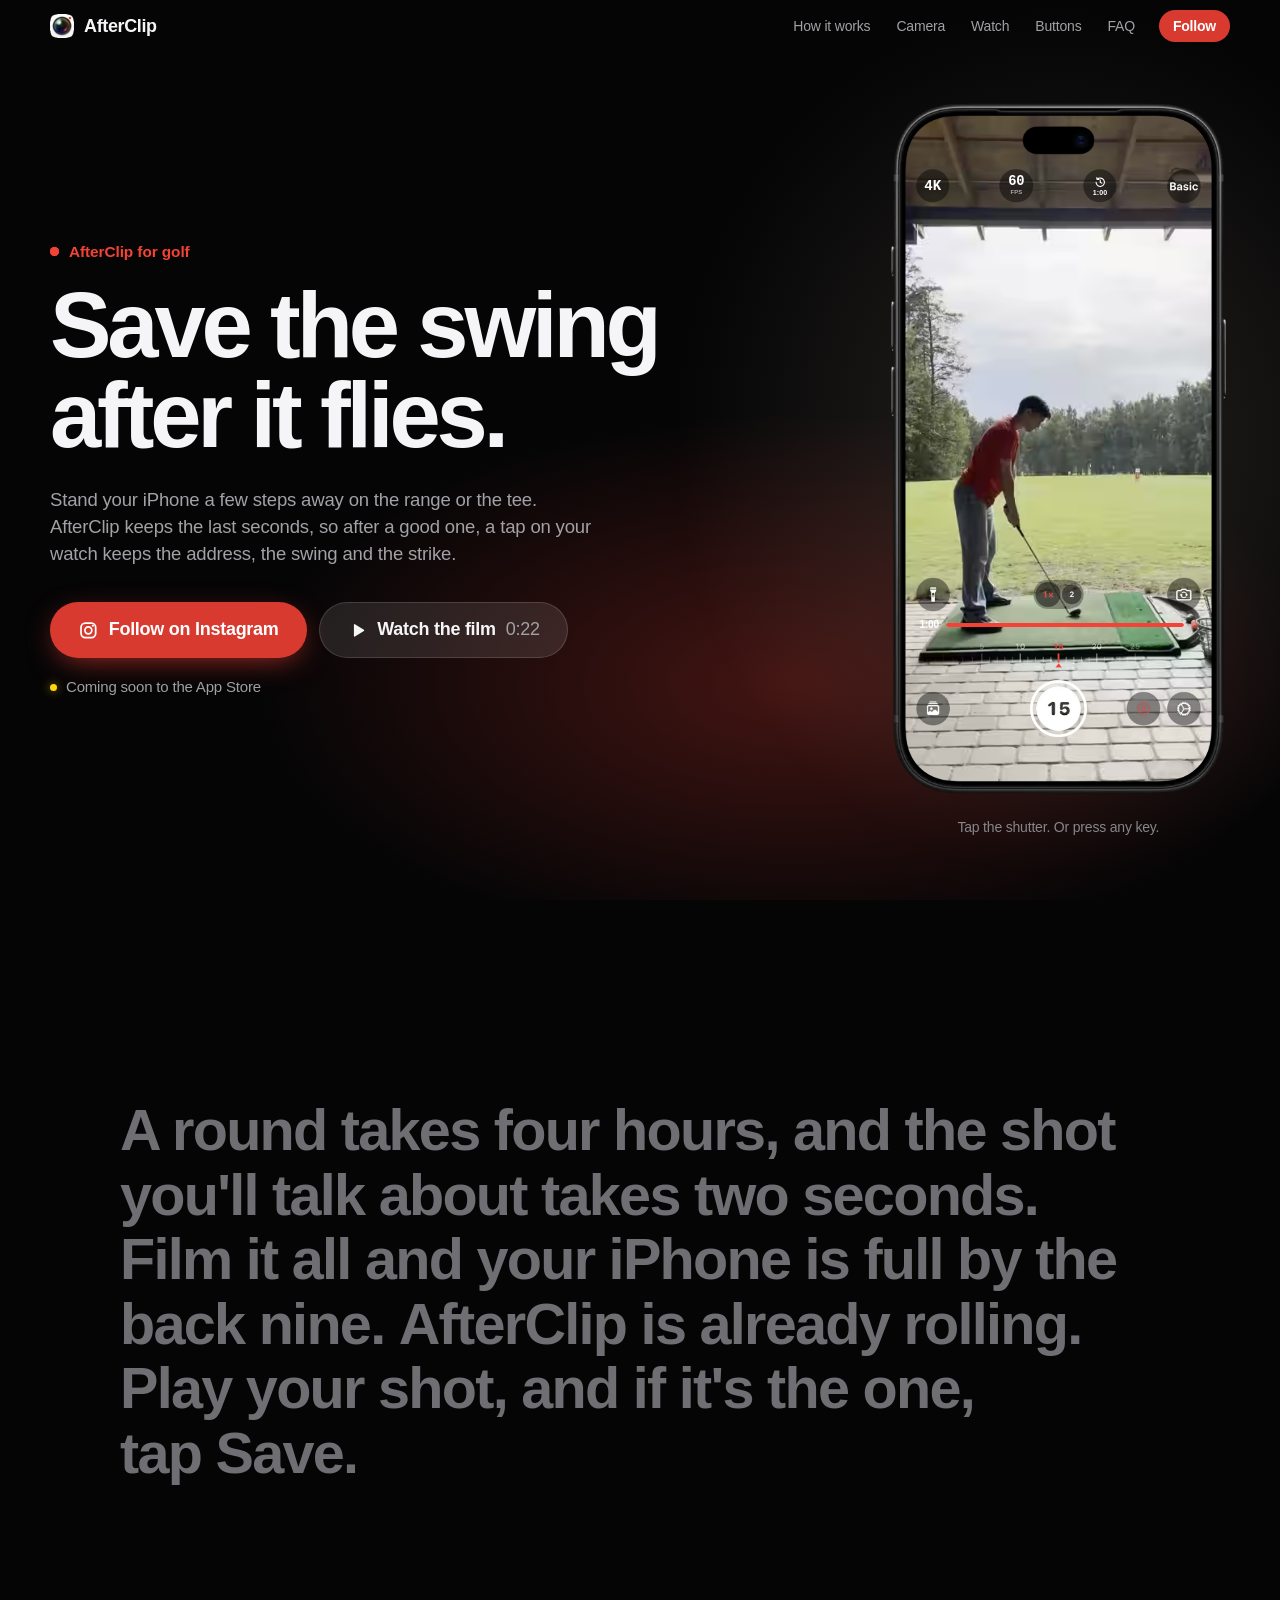
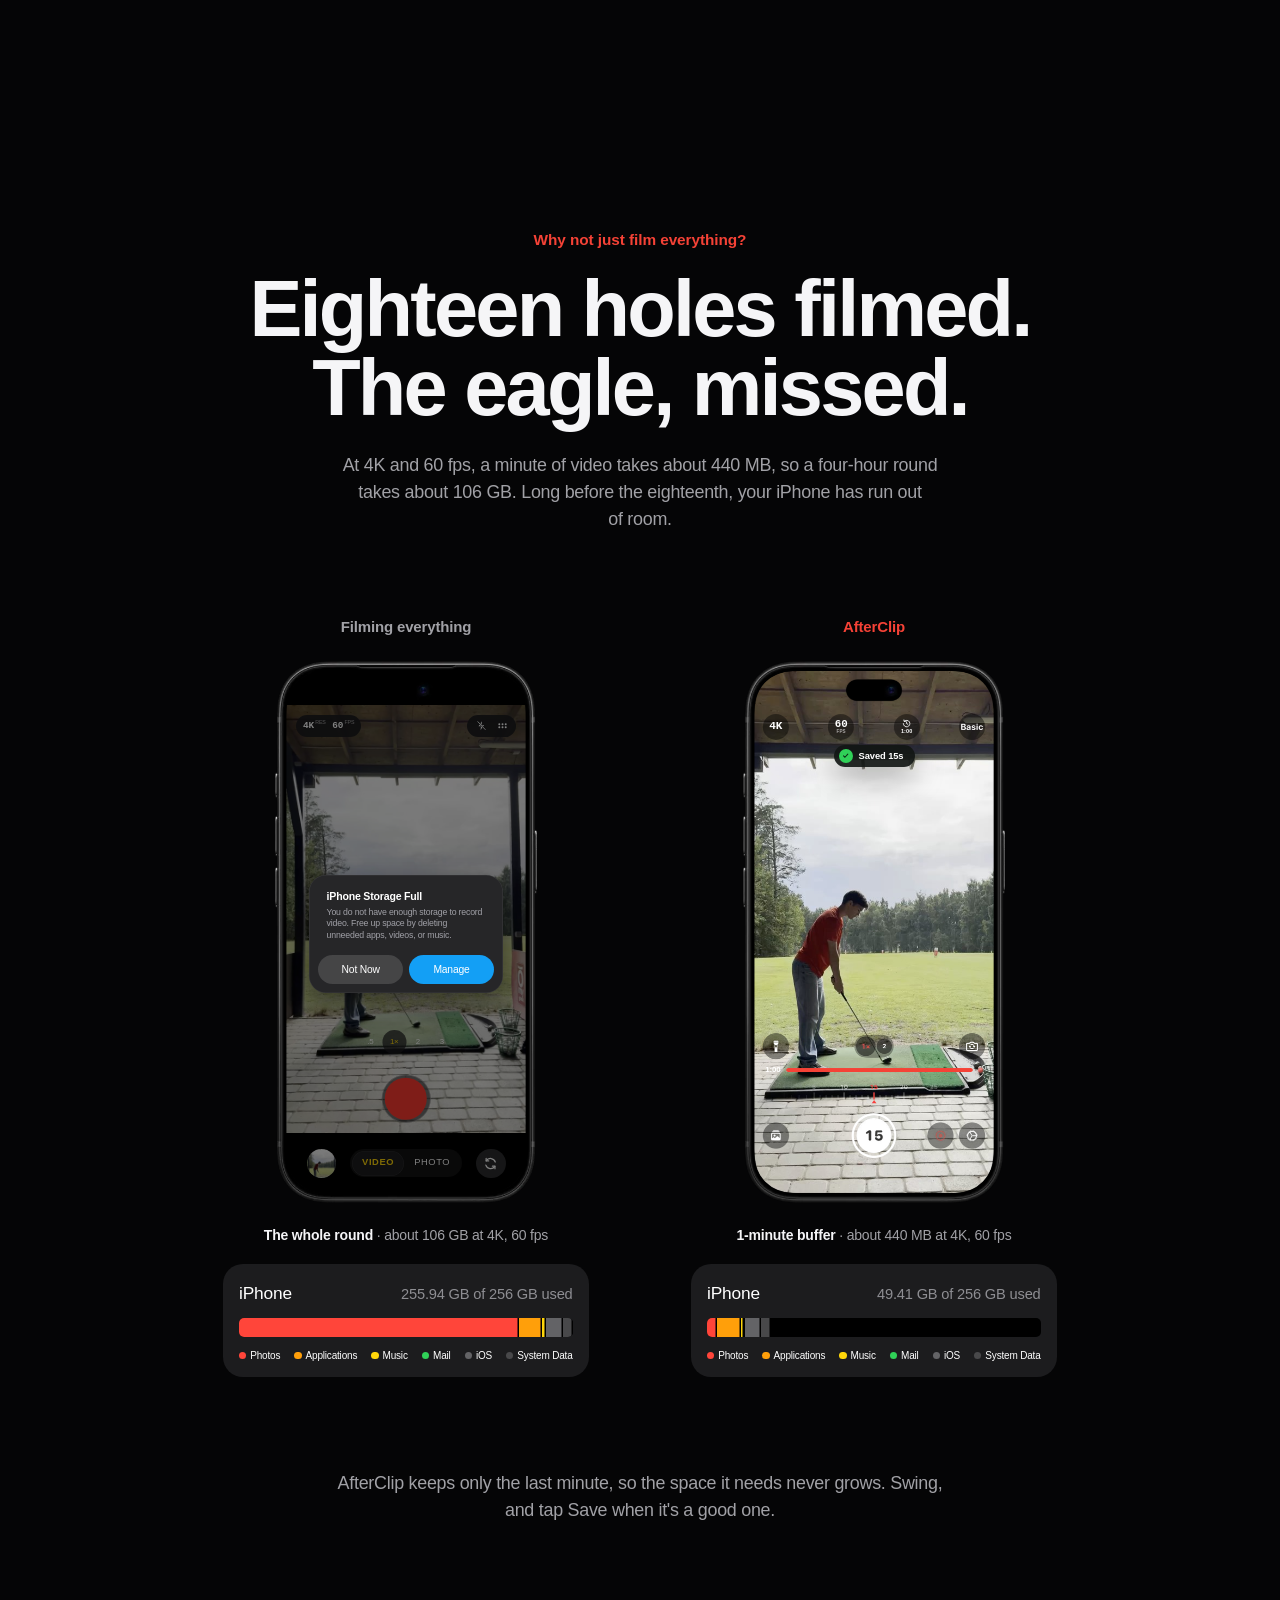
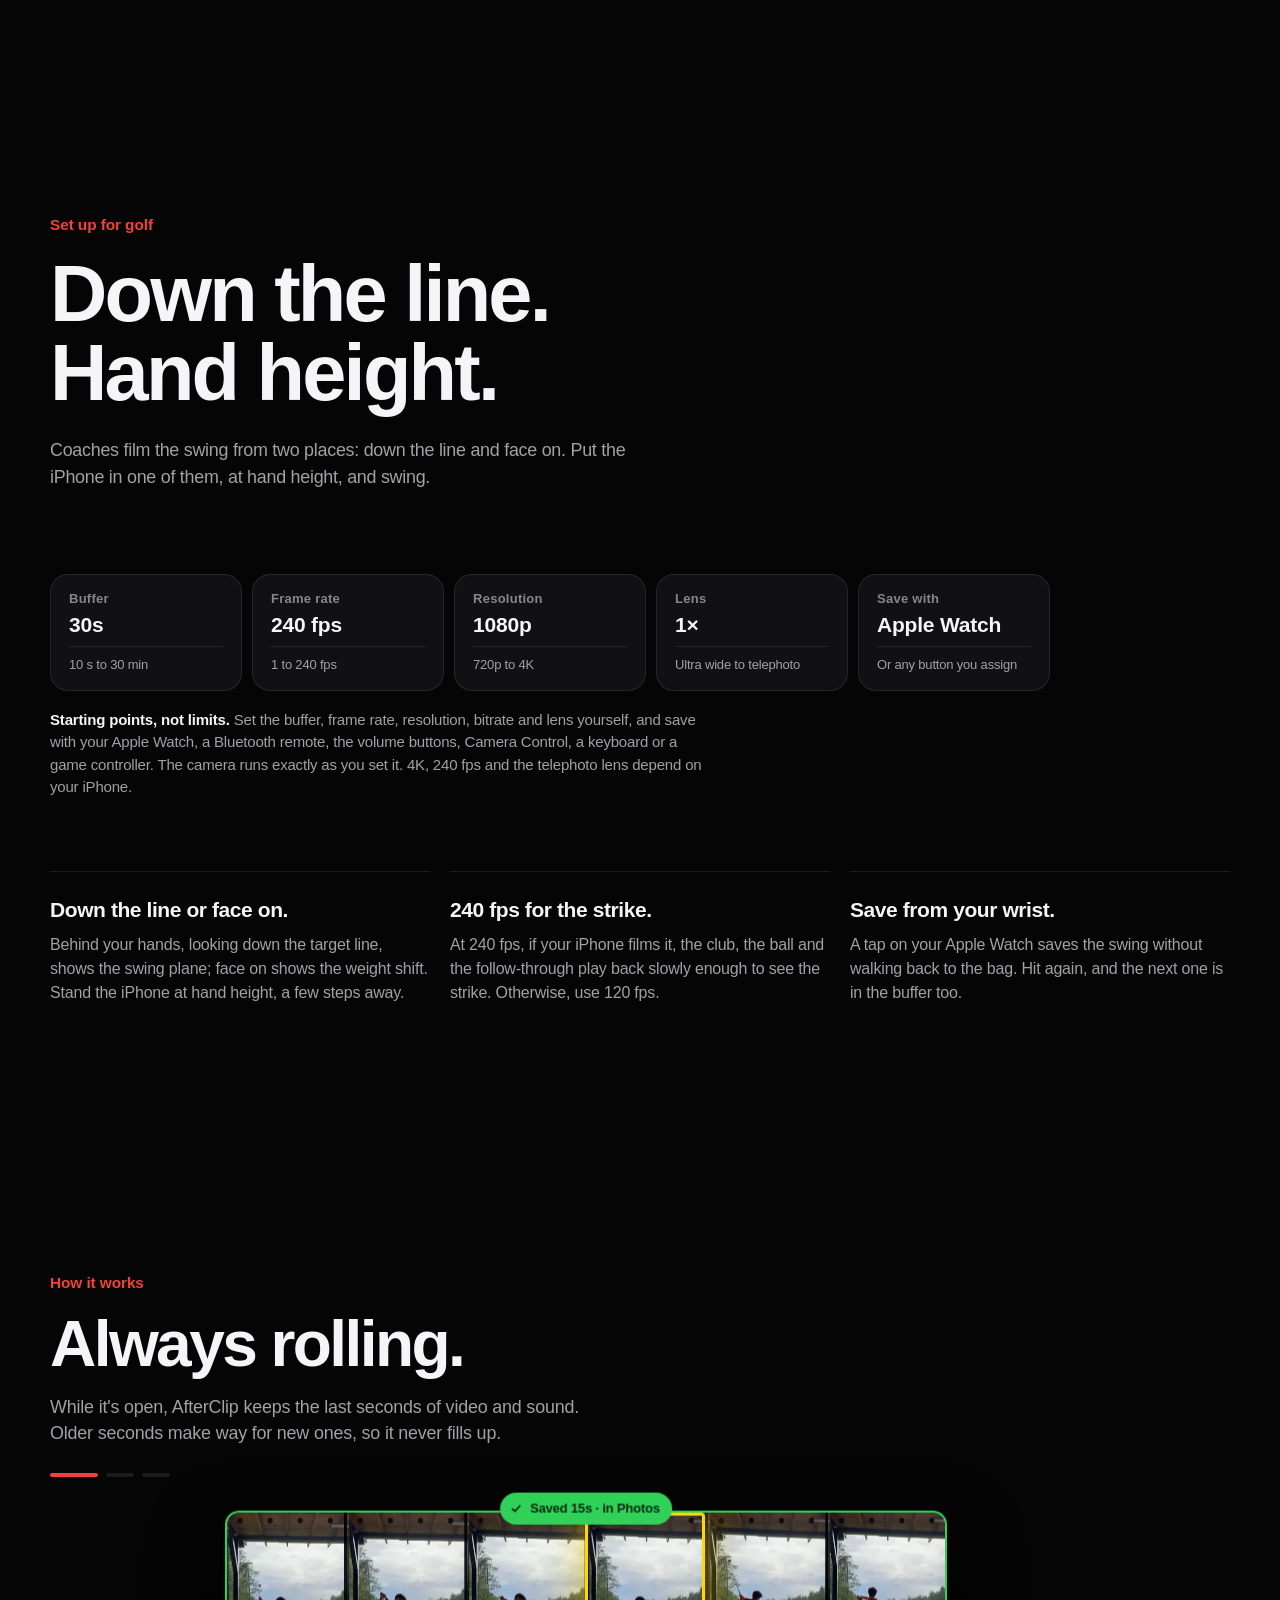
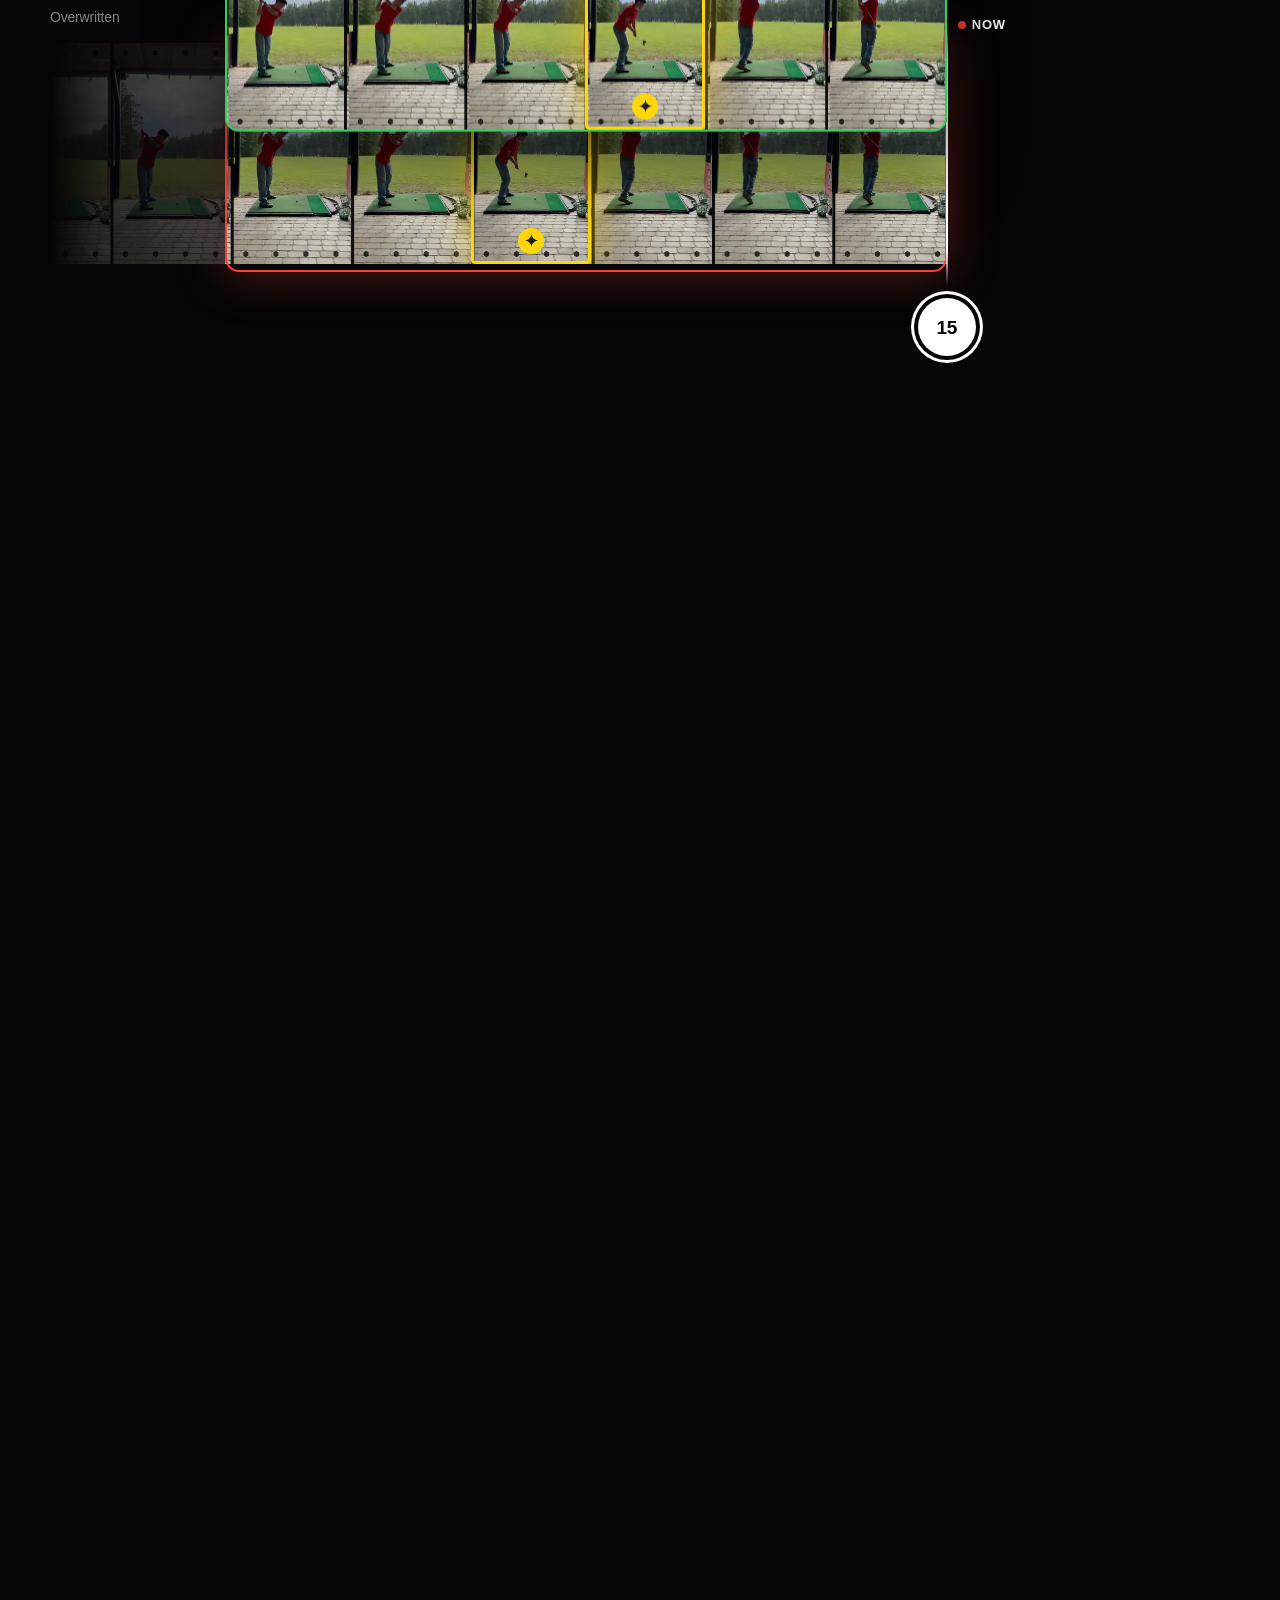
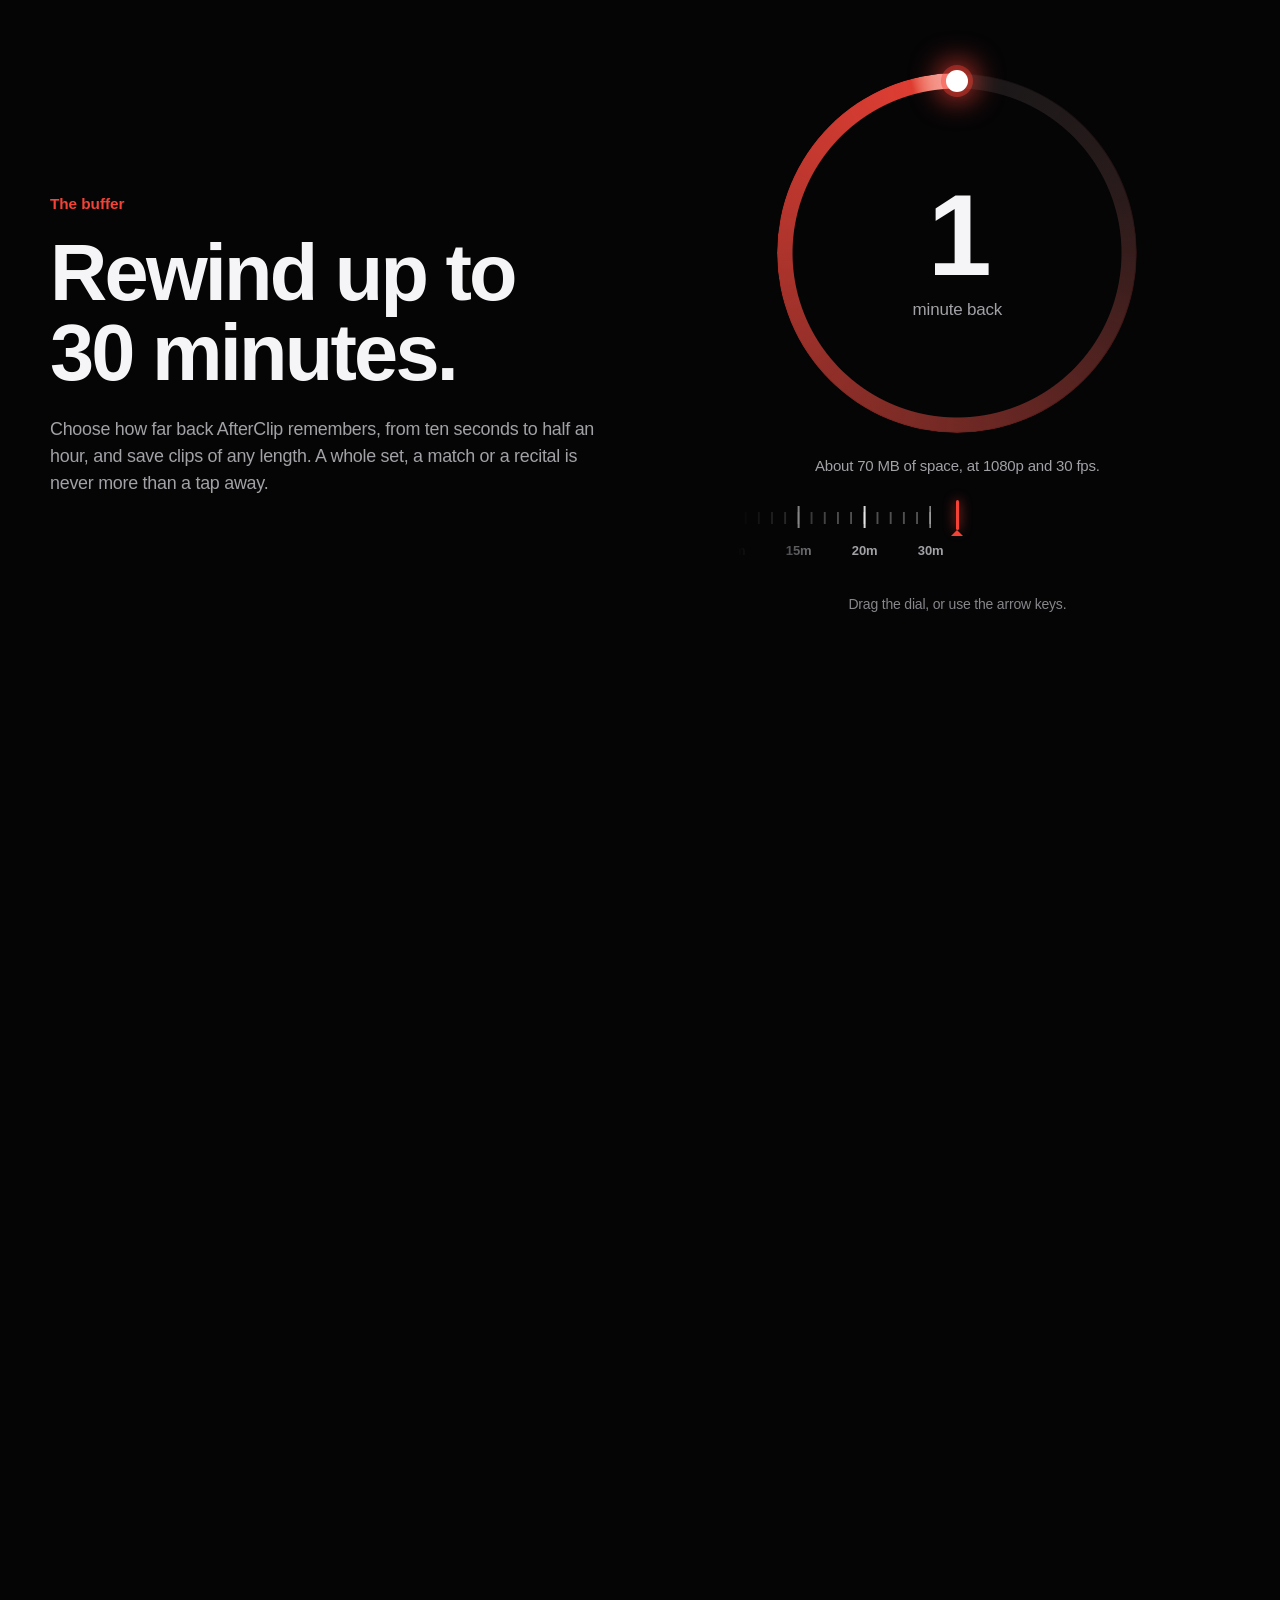
<file: golf/index.html>
<!doctype html>
<html lang="en">
<head>
  <meta charset="utf-8">
  <meta name="viewport" content="width=device-width, initial-scale=1, viewport-fit=cover">
  <title>AfterClip for golf: save the swing after it flies</title>
  <meta name="description" content="Film your golf swing on iPhone and keep only the good ones. AfterClip keeps the last seconds, so after a great shot you tap Save on your Apple Watch, in slow motion up to 240 fps.">
  <meta name="theme-color" content="#050506">
  <meta name="color-scheme" content="dark">
  <meta name="robots" content="index, follow, max-image-preview:large">
  <!-- Google Search Console owns the site through this; keep it, or it stops. -->
  <meta name="google-site-verification" content="yiXoZvbWytEb5aJO4Kf4C_b6ZOg4UcNelSuk_G61BUY">
  <link rel="canonical" href="https://stratomediagroupltd.github.io/afterclip/golf/">
  <link rel="icon" href="../assets/img/icon-32.png" sizes="32x32">
  <link rel="icon" href="../assets/img/icon-64.png" sizes="64x64">
  <link rel="apple-touch-icon" href="../assets/img/icon-180.png">
  <!-- Smart App Banner on iPhone: put the app's Apple ID here once it has one. -->
  <!-- <meta name="apple-itunes-app" content="app-id={{APP_ID}}"> -->
  <meta property="og:type" content="website">
  <meta property="og:site_name" content="AfterClip">
  <meta property="og:title" content="AfterClip for golf: save the swing after it flies">
  <meta property="og:description" content="Film your golf swing on iPhone and keep only the good ones. AfterClip keeps the last seconds, so after a great shot you tap Save on your Apple Watch, in slow motion up to 240 fps.">
  <!-- Link previews need absolute URLs: https://stratomediagroupltd.github.io/afterclip/ is where the site lives,
       e.g. https://yourname.github.io/afterclip/ -->
  <meta property="og:url" content="https://stratomediagroupltd.github.io/afterclip/golf/">
  <meta property="og:image" content="https://stratomediagroupltd.github.io/afterclip/assets/img/og.jpg">
  <meta property="og:image:width" content="1200">
  <meta property="og:image:height" content="630">
  <meta name="twitter:card" content="summary_large_image">
  <meta name="twitter:title" content="AfterClip for golf: save the swing after it flies">
  <meta name="twitter:description" content="Film your golf swing on iPhone and keep only the good ones. AfterClip keeps the last seconds, so after a great shot you tap Save on your Apple Watch, in slow motion up to 240 fps.">
  <meta name="twitter:image" content="https://stratomediagroupltd.github.io/afterclip/assets/img/og.jpg">
  <link rel="preload" as="image" type="image/webp" fetchpriority="high"
        imagesrcset="../assets/img/frame-iphone-480.webp 480w, ../assets/img/frame-iphone-600.webp 600w, ../assets/img/frame-iphone.webp 978w" imagesizes="(max-width: 599px) 62vw, (max-width: 899px) 40vw, 400px">
  <!-- The screen's UI downloads early too: without it, PageSpeed's phone paints the frame later. -->
  <link rel="preload" as="image" type="image/webp"
        imagesrcset="../assets/img/hud-match-480.webp 480w, ../assets/img/hud-match-600.webp 600w, ../assets/img/hud-match.webp 880w" imagesizes="(max-width: 599px) 62vw, (max-width: 899px) 40vw, 400px">
  <script>
    // Motion and reveals switch on only once the site script is known to run;
    // if it never arrives, everything shows as plain, finished content.
    const root = document.documentElement;
    root.classList.add("js");
    // A jump to a section (a link to #faq, or arriving with one) lays every
    // section out first: until they come near, those below the fold only
    // guess their height, and the jump would land off by the difference.
    const layOutAll = () => root.classList.add("is-whole");
    if (location.hash) {
      layOutAll();
      // Firefox goes to the section before the last styles are in, and the
      // page they shorten leaves it elsewhere: once they are, it goes again,
      // unless the visitor has started moving around by then.
      let moved = false;
      const VISITOR_INPUT = ["wheel", "touchstart", "keydown", "pointerdown"];
      const noteMoved = () => { moved = true; };
      VISITOR_INPUT.forEach((type) => addEventListener(type, noteMoved, { once: true, passive: true }));
      const goAgain = () => {
        VISITOR_INPUT.forEach((type) => removeEventListener(type, noteMoved));
        const target = document.getElementById(decodeURIComponent(location.hash.slice(1)));
        if (target && !moved) target.scrollIntoView({ behavior: "instant" });
      };
      // The styles that load without holding up the first paint can arrive
      // after the page has: wait for them (for up to about three seconds).
      const STYLE_WAIT_FRAMES = 180;
      const whenStyled = (frames) => {
        const late = document.querySelector('link[href$="features.css"]');
        if (!late || late.sheet || frames === 0) goAgain();
        else requestAnimationFrame(() => whenStyled(frames - 1));
      };
      addEventListener("load", () => whenStyled(STYLE_WAIT_FRAMES), { once: true });
    }
    addEventListener("hashchange", layOutAll);
    addEventListener("click", (event) => {
      const link = event.target.closest?.("a[href*='#']");
      if (link && link.hash && link.pathname === location.pathname) layOutAll();
    }, { capture: true });
    // The page's height unit (--vh, in the CSS): a hundredth of the screen's
    // height. On a phone or tablet it changes only on a real resize, such as
    // a rotation. A browser's toolbar sliding in or out while you scroll
    // leaves it alone, or the page would relayout under your finger. When it
    // does change, the part of the page you're reading stays where it is.
    const TOOLBAR_PX = 160;
    const touch = matchMedia("(pointer: coarse)");
    const stage = { width: 0, height: 0 };
    // What you're reading: inside the pinned tape, how far through it you are;
    // anywhere else, the first heading, paragraph or picture on the screen.
    const readingPlace = () => {
      if (scrollY === 0) return null;
      const scene = [...document.querySelectorAll(".how")].find((element) => {
        const box = element.getBoundingClientRect();
        return box.top <= 0 && box.bottom > 0;
      });
      if (scene) {
        const box = scene.getBoundingClientRect();
        return { part: scene, share: -box.top / box.height };
      }
      const part = [...document.querySelectorAll("main :is(h1, h2, h3, p, li, figure), footer")].find((element) => {
        const box = element.getBoundingClientRect();
        return box.height > 0 && box.top >= 0; // Hidden ones measure 0 × 0 at the top.
      });
      return part ? { part, top: part.getBoundingClientRect().top } : null;
    };
    // Noted when scrolling stops, so a resize can put it back from before the
    // text re-wrapped to the new width.
    let place = null;
    let noteTimer = 0;
    addEventListener("scroll", () => {
      clearTimeout(noteTimer);
      place = undefined; // Still scrolling: a resize now measures the place afresh.
      noteTimer = setTimeout(() => { place = readingPlace(); }, 150);
    }, { passive: true });
    const setStage = () => {
      const { innerWidth: width, innerHeight: height } = window;
      if (width === stage.width && (height === stage.height || (touch.matches && Math.abs(height - stage.height) < TOOLBAR_PX))) return;
      if (place === undefined) place = readingPlace();
      stage.width = width;
      stage.height = height;
      root.style.setProperty("--vh", `${height / 100}px`);
      root.classList.toggle("is-tall", height >= 820);
      if (!place || !place.part.isConnected) return;
      const box = place.part.getBoundingClientRect();
      const moved = "share" in place ? box.top + place.share * box.height : box.top - place.top;
      scrollBy({ top: moved, behavior: "instant" });
    };
    setStage();
    addEventListener("resize", setStage);
    const plain = () => { if (!window.__afterclip) root.classList.remove("js"); };
    // None of the script is needed to draw the page, so it loads after the
    // page has (or after 2.5 s on a slow connection, whichever comes first).
    let started = false;
    // Visits are counted by Cloudflare Web Analytics: no cookies, nothing kept
    // on the device. It stays off until its token replaces the placeholder,
    // and on a copy of the site served from this computer.
    const countVisit = () => {
      const token = "fb46847f3f8a47828e1d68c609162889";
      if (token.startsWith("{") || ["localhost", "127.0.0.1"].includes(location.hostname)) return;
      const beacon = document.createElement("script");
      beacon.defer = true;
      beacon.src = "https://static.cloudflareinsights.com/beacon.min.js";
      beacon.dataset.cfBeacon = JSON.stringify({ token });
      document.head.append(beacon);
    };
    const start = () => {
      if (started) return;
      started = true;
      import("../assets/js/main.js").catch(plain);
      countVisit();
    };
    addEventListener("load", start, { once: true });
    setTimeout(start, 2500);
    setTimeout(plain, 8000);
  </script>
  <style>
@property --accent {
syntax: "<color>";
inherits: true;
initial-value: #f54236;
}
:root {
--accent: #f54236;
--on-accent: #fff;
--accent-ink: var(--accent);
--bg: #050506;
--surface: #111113;
--surface-2: #1c1c1f;
--line: rgb(255 255 255 / 0.09);
--text: #f5f5f7;
--muted: #a1a1a6;
--faint: #86868b;
--green: #30d158;
--yellow: #ffd60a;
--glass: rgb(16 16 18 / 0.68);
--font: -apple-system, BlinkMacSystemFont, "SF Pro Display", "SF Pro Text", "Inter", "Segoe UI", Roboto, "Helvetica Neue", Arial, sans-serif;
--font-round: ui-rounded, "SF Pro Rounded", -apple-system, BlinkMacSystemFont, "Segoe UI", sans-serif;
--font-mono: ui-monospace, "SF Mono", "SFMono-Regular", Menlo, Consolas, monospace;
--ease: cubic-bezier(0.16, 1, 0.3, 1);
--ease-in-out: cubic-bezier(0.65, 0, 0.35, 1);
--spring: linear(0, 0.006, 0.025 2.8%, 0.101 6.1%, 0.539 18.9%, 0.721 25.3%, 0.849 31.5%, 0.937 38.1%, 0.968 41.8%, 0.991 45.7%, 1.006 50.1%, 1.015 55%, 1.017 63.9%, 1.001 85.8%, 1);
--wrap: min(1180px, 100% - 48px);
--nav-h: 52px;
color-scheme: dark;
transition: --accent 0.6s var(--ease);
}
*, *::before, *::after { box-sizing: border-box; }
html { -webkit-text-size-adjust: 100%; text-size-adjust: 100%; }
@media (prefers-reduced-motion: no-preference) {
html { scroll-behavior: smooth; }
}
body {
margin: 0;
background: var(--bg);
color: var(--text);
font: 400 17px/1.5 var(--font);
letter-spacing: -0.011em;
-webkit-font-smoothing: antialiased;
-moz-osx-font-smoothing: grayscale;
text-rendering: optimizeLegibility;
overflow-x: clip;
}
img, video, canvas, svg { display: block; max-width: 100%; }
img, video { height: auto; }
button { font: inherit; color: inherit; background: none; border: 0; padding: 0; cursor: pointer; }
a { color: inherit; }
h1, h2, h3, p, ul, ol, dl, dd, figure { margin: 0; }
ul, ol { padding: 0; list-style: none; }
::selection { background: color-mix(in srgb, var(--accent) 45%, transparent); }
:focus-visible { outline: 3px solid color-mix(in srgb, var(--accent) 80%, white); outline-offset: 3px; border-radius: 8px; }
.visually-hidden {
position: absolute !important; width: 1px; height: 1px; padding: 0; margin: -1px;
overflow: hidden; clip: rect(0 0 0 0); white-space: nowrap; border: 0;
}
.sprite { position: absolute; width: 0; height: 0; overflow: hidden; }
.ico { width: 1.15em; height: 1.15em; flex: none; fill: currentColor; }
.wrap { width: var(--wrap); margin-inline: auto; }
.iphone, .awatch, .watches, .hero__device, .specs__device, .duel, .storage, .tape, .ring, .dial,
.merge, .devices, .keycap, .btn, .nav, .dock, .toast, .flyclip, .film__inner, .finale__icon, .privacy__lock, .zeros dd {
-webkit-user-select: none; user-select: none;
-webkit-touch-callout: none;
}
img { -webkit-user-drag: none; }
.skip {
position: fixed; left: 16px; top: -60px; z-index: 100;
padding: 10px 16px; border-radius: 12px; background: var(--text); color: var(--bg);
font-weight: 600; text-decoration: none; transition: top 0.2s;
}
.skip:focus { top: 12px; }
.eyebrow {
display: inline-flex; align-items: center; gap: 10px;
margin-bottom: 18px;
color: var(--accent-ink);
font-size: clamp(15px, 1.2vw, 18px); font-weight: 600; letter-spacing: -0.005em;
}
.title {
font-size: clamp(40px, 6.2vw, 92px);
font-weight: 700; line-height: 1.0; letter-spacing: -0.035em;
text-wrap: balance;
}
.title--center { text-align: center; }
.body {
max-width: 34em;
margin-top: 24px;
color: var(--muted);
font-size: clamp(17px, 1.4vw, 21px); line-height: 1.5; letter-spacing: -0.015em;
text-wrap: pretty;
}
.body strong { color: var(--text); font-weight: 600; }
.body a { color: var(--text); text-underline-offset: 3px; }
.body--center { margin-inline: auto; text-align: center; }
.hint { color: var(--faint); font-size: 14px; }
.rec-dot { position: relative; width: 9px; height: 9px; border-radius: 50%; background: var(--accent); }
.rec-dot::after {
content: ""; position: absolute; inset: 0; border-radius: 50%;
background: var(--accent);
}
.is-live .rec-dot::after { animation: rec 1.6s ease-out infinite; }
@keyframes rec {
from { transform: scale(1); opacity: 0.6; }
70%, to { transform: scale(3); opacity: 0; }
}
.btn {
--btn-bg: color-mix(in srgb, var(--accent) 88%, #000);
position: relative;
display: inline-flex; align-items: center; justify-content: center; gap: 10px;
height: 48px; padding: 0 24px;
border-radius: 999px;
background: var(--btn-bg);
color: var(--on-accent);
font-size: 17px; font-weight: 600; letter-spacing: -0.015em;
text-decoration: none; white-space: nowrap;
box-shadow: 0 8px 30px -8px color-mix(in srgb, var(--accent) 70%, transparent);
transition: transform 0.5s var(--spring), box-shadow 0.3s, background-color 0.3s;
}
.btn:hover { transform: translateY(-1px) scale(1.02); box-shadow: 0 14px 40px -8px color-mix(in srgb, var(--accent) 80%, transparent); }
.btn:active { transform: scale(0.97); transition-duration: 0.12s; }
.btn--sm { height: 32px; padding: 0 14px; font-size: 14px; box-shadow: none; }
.btn--lg { height: 56px; padding: 0 28px; font-size: 18px; }
.btn--ghost {
--btn-bg: rgb(255 255 255 / 0.1);
color: var(--text);
box-shadow: inset 0 0 0 1px rgb(255 255 255 / 0.14);
}
.btn--ghost:hover { --btn-bg: rgb(255 255 255 / 0.16); box-shadow: inset 0 0 0 1px rgb(255 255 255 / 0.22); }
.btn__meta { color: var(--muted); font-weight: 500; font-variant-numeric: tabular-nums; }
.arrow-link {
display: inline-flex; align-items: center; gap: 4px;
color: var(--accent-ink); font-weight: 600; text-decoration: none;
}
.arrow-link .ico { transition: transform 0.4s var(--spring); }
.arrow-link:hover .ico { transform: translateX(4px); }
.nav {
position: fixed; inset: 0 0 auto; z-index: 50;
height: var(--nav-h);
transition: background-color 0.4s, box-shadow 0.4s;
}
.nav.is-scrolled {
background: var(--glass);
-webkit-backdrop-filter: saturate(160%) blur(16px); backdrop-filter: saturate(160%) blur(16px);
box-shadow: 0 1px 0 var(--line);
}
.nav__inner {
width: var(--wrap); height: 100%; margin-inline: auto;
display: flex; align-items: center; gap: 24px;
}
.nav__brand {
display: inline-flex; align-items: center; gap: 10px; margin-right: auto;
font-size: 18px; font-weight: 650; letter-spacing: -0.02em; text-decoration: none;
}
.nav__brand img { border-radius: 6px; }
.nav__links { display: flex; gap: 26px; }
.nav__links a {
position: relative;
color: var(--muted); font-size: 14px; text-decoration: none;
transition: color 0.25s;
}
.nav__links a:hover, .nav__links a[aria-current="true"] { color: var(--text); }
.nav__links a[aria-current="true"]::after {
content: ""; position: absolute; left: 0; right: 0; bottom: -6px; height: 2px; border-radius: 2px;
background: var(--accent);
}
@media (max-width: 760px) {
.nav__links { display: none; }
}
.js [data-reveal] {
opacity: 0;
transform: translate3d(0, 28px, 0);
transition: opacity 0.9s var(--ease) var(--d, 0ms), transform 1.1s var(--ease) var(--d, 0ms);
}
.js [data-reveal].is-in { opacity: 1; transform: none; }
.js [data-wipe] .line { display: block; overflow: clip; padding-bottom: 0.1em; margin-bottom: -0.1em; }
.js [data-wipe] .line > span {
display: block;
transform: translate3d(0, 108%, 0);
transition: transform 1.15s var(--ease) calc(var(--i, 0) * 90ms);
}
.js [data-wipe].is-in .line > span { transform: none; }
.is-live .float { animation: float 7s ease-in-out infinite alternate; }
.is-live .float--slow { animation-duration: 9s; animation-delay: -3s; }
.float.is-away { animation-play-state: paused; }
@keyframes float {
from { transform: translate3d(0, -7px, 0); }
to { transform: translate3d(0, 7px, 0); }
}
.toast {
display: inline-flex; align-items: center; gap: 0.62em;
padding: 0.5em 1.15em 0.5em 0.62em;
border-radius: 999px;
background: rgb(18 22 20 / 0.92);
color: #fff;
font-weight: 600; letter-spacing: -0.01em; white-space: nowrap;
box-shadow: 0 10px 30px rgb(0 0 0 / 0.35);
}
.toast__check {
display: grid; place-items: center;
width: 1.5em; height: 1.5em; border-radius: 50%;
background: var(--green); color: #0b2a14;
}
.toast__check .ico { width: 1em; height: 1em; }
.toast__meta { color: rgb(255 255 255 / 0.55); font-weight: 500; }
.global-toasts {
position: fixed; left: 50%; top: calc(var(--nav-h) + 14px); z-index: 60;
display: grid; justify-items: center; gap: 8px;
transform: translateX(-50%);
font-size: 15px;
pointer-events: none;
}
html:not(.js) [data-film-open] { display: none; }
.film {
width: 100vw; height: 100vh; height: 100dvh; max-width: none; max-height: none;
margin: 0; padding: 0; border: 0;
background: transparent; color: #fff;
}
.film[open] { display: grid; place-items: center; }
.film::backdrop { background: rgb(0 0 0 / 0.86); -webkit-backdrop-filter: blur(14px); backdrop-filter: blur(14px); }
.film__inner {
position: relative;
height: min(88dvh, 960px); aspect-ratio: 9 / 16; max-width: 92vw;
animation: film-in 0.6s var(--ease);
}
.film__video { width: 100%; height: 100%; border-radius: 26px; background: #000; object-fit: cover; }
.film__close {
position: absolute; top: 0; left: calc(100% + 14px);
display: grid; place-items: center;
width: 44px; height: 44px; border-radius: 50%;
background: rgb(255 255 255 / 0.14);
transition: background-color 0.2s;
}
.film__close:hover { background: rgb(255 255 255 / 0.24); }
@media (max-width: 640px) {
.film__close { left: auto; right: 10px; top: 10px; background: rgb(0 0 0 / 0.5); }
}
@keyframes film-in {
from { opacity: 0; transform: translateY(24px) scale(0.96); }
}
.footer {
position: relative;
padding: 40px 0 calc(40px + env(safe-area-inset-bottom));
border-top: 1px solid var(--line);
color: var(--faint);
font-size: 13px;
}
.footer__inner { display: grid; grid-template-columns: auto 1fr; gap: 14px 32px; align-items: center; }
.footer__brand { display: inline-flex; align-items: center; gap: 8px; color: var(--text); font-weight: 600; font-size: 15px; }
.footer__brand img { border-radius: 5px; }
.footer nav { display: flex; flex-wrap: wrap; gap: 8px 24px; justify-content: end; }
.footer nav a { text-decoration: none; transition: color 0.2s; }
.footer nav a:hover, .footer nav a[aria-current="page"] { color: var(--text); }
.footer__legal { grid-column: 1 / -1; max-width: 70em; }
@media (max-width: 640px) {
.footer__inner { grid-template-columns: 1fr; }
.footer nav { justify-content: start; }
}
@media (prefers-reduced-motion: reduce) {
*, *::before, *::after {
animation-duration: 0.01ms !important;
animation-iteration-count: 1 !important;
transition-duration: 0.01ms !important;
}
.js [data-reveal], .js [data-wipe] .line > span { transform: none; }
}
  </style>
  <style>
.section { position: relative; padding: clamp(110px, var(--vh, 1vh) * 16, 190px) 0; scroll-margin-top: var(--nav-h); }
.section__head { margin-bottom: clamp(48px, 7vw, 84px); }
.section__head--center { text-align: center; }
.section__head--center .body { margin-inline: auto; }
.split {
display: grid; grid-template-columns: minmax(0, 1fr) minmax(0, 1fr);
align-items: center; gap: clamp(40px, 7vw, 110px);
}
.split--flip .split__copy { order: 2; }
@media (max-width: 900px) {
.split { grid-template-columns: minmax(0, 1fr); }
.split--flip .split__copy { order: 0; }
}
.ticks { display: grid; gap: 12px; margin-top: 30px; }
.ticks li { display: flex; gap: 12px; align-items: baseline; font-size: 17px; }
.ticks li::before {
content: ""; flex: none; width: 7px; height: 7px; border-radius: 50%; translate: 0 -2px;
background: var(--accent); box-shadow: 0 0 10px var(--accent);
}
.iphone {
--pw: 300px;
position: relative;
width: var(--pw); aspect-ratio: 978 / 2000;
flex: none;
}
.iphone__screen {
position: absolute; left: 5.317%; top: 2.5%; width: 89.366%; height: 95%;
overflow: hidden; border-radius: 16% / 7.37%;
background: #000;
container-type: inline-size;
}
.iphone__screen > picture, .iphone__screen > picture img, .iphone__video {
position: absolute; inset: 0; width: 100%; height: 100%; object-fit: cover;
}
.iphone__frame, .iphone__frame img { position: absolute; inset: 0; width: 100%; height: 100%; pointer-events: none; }
.awatch { position: relative; width: var(--ww, 300px); aspect-ratio: 560 / 880; flex: none; }
.awatch__screen {
position: absolute; left: 12.857%; top: 21.818%; width: 74.286%; height: 56.364%;
overflow: hidden; border-radius: 24% / 20.2%;
background: #000;
container-type: inline-size;
}
.awatch__screen picture, .awatch__screen picture img { position: absolute; inset: 0; width: 100%; height: 100%; }
.awatch__frame, .awatch__frame img { position: absolute; inset: 0; width: 100%; height: 100%; pointer-events: none; }
.hero { position: relative; }
.hero__stage {
position: relative;
min-height: calc(var(--vh, 1vh) * 100);
display: grid; grid-template-columns: minmax(0, 1fr) auto; align-items: center;
gap: clamp(32px, 6vw, 110px);
padding: calc(var(--nav-h) + 24px) max(24px, (100% - 1180px) / 2) 40px;
overflow: clip;
}
.hero__stage::after {
content: ""; position: absolute; inset: 0; z-index: -1;
background: radial-gradient(42% 30% at 62% 76%, color-mix(in srgb, var(--accent) 26%, transparent), transparent);
pointer-events: none;
}
.hero__copy { position: relative; z-index: 2; }
.hero__title {
font-size: clamp(50px, 7.2vw, 116px);
font-weight: 700; line-height: 0.98; letter-spacing: -0.045em;
}
.hero__title .line { display: block; overflow: clip; padding-bottom: 0.08em; margin-bottom: -0.08em; }
.hero__title .line > span { display: block; }
.hero__lede { max-width: 30em; margin-top: 26px; color: var(--muted); font-size: clamp(17px, 1.45vw, 22px); line-height: 1.45; text-wrap: pretty; }
.hero__ctas { display: flex; flex-wrap: wrap; gap: 12px; margin-top: 34px; }
.hero__soon { display: inline-flex; align-items: center; gap: 9px; margin-top: 18px; color: var(--muted); font-size: 15px; font-weight: 500; }
.hero__soon-dot { width: 7px; height: 7px; border-radius: 50%; background: var(--yellow); box-shadow: 0 0 10px color-mix(in srgb, var(--yellow) 60%, transparent); }
.hero__device { position: relative; display: grid; justify-items: center; gap: 18px; z-index: 1; }
.hero__device .iphone { --pw: calc(min(var(--vh, 1vh) * 78, 800px) * 0.489); }
.hero__device::before {
content: ""; position: absolute; left: 50%; top: 46%; z-index: -1;
width: 230%; height: 120%;
transform: translate(-50%, -50%);
background: radial-gradient(closest-side, rgb(214 192 168 / 0.16), transparent);
pointer-events: none;
}
.hero__hint { color: var(--faint); font-size: 14px; }
@keyframes hero-rise { from { transform: translate3d(0, 106%, 0); } }
.js .hero__title .line > span { animation: hero-rise 0.9s var(--ease) both; }
.js .hero__title .line:nth-child(2) > span { animation-delay: 0.07s; }
@media (max-width: 899px) {
.hero__stage {
grid-template-columns: 1fr; grid-template-rows: auto auto;
align-content: start; justify-items: center; gap: 30px;
padding-top: calc(var(--nav-h) + 18px); padding-bottom: 18px;
text-align: center;
}
.hero__copy .eyebrow { margin-bottom: 12px; }
.hero__title { font-size: clamp(42px, 11.5vw, 72px); }
.hero__lede { display: none; }
.hero__ctas { justify-content: center; margin-top: 20px; }
.hero__ctas .btn--lg { height: 48px; padding: 0 20px; font-size: 16px; }
.hero__soon { margin-top: 12px; font-size: 14px; }
.hero__device .iphone { --pw: min(calc(min(var(--vh, 1vh) * 62, 620px) * 0.489), 70vw); }
.hero__hint { display: none; }
}
@media (max-width: 899px) {
.is-tall .hero__lede { display: block; margin-inline: auto; margin-top: 16px; font-size: 17px; }
}
.iphone__hud { pointer-events: none; }
.toasts {
position: absolute; left: 0; right: 0; top: 14.2%; z-index: 3;
display: grid; justify-items: center; gap: 1.6cqi;
font-size: 3.9cqi;
pointer-events: none;
}
.toasts .toast { padding: 1.6cqi 4.6cqi 1.6cqi 2.2cqi; gap: 2.3cqi; }
.shutter-hit, .shutter-ring {
position: absolute; left: 50%; top: 89%; z-index: 4;
width: 19.5%; aspect-ratio: 1;
border-radius: 50%;
transform: translate(-50%, -50%);
}
.shutter-hit { -webkit-tap-highlight-color: transparent; }
.shutter-hit:active { background: rgb(0 0 0 / 0.12); }
.shutter-ring { pointer-events: none; box-shadow: 0 0 0 0.9cqi var(--accent), 0 0 6cqi var(--accent); opacity: 0; }
.flyclip {
position: absolute; z-index: 5;
width: 112px; padding: 6px 6px 10px;
border-radius: 16px;
background: rgb(28 28 30 / 0.96);
box-shadow: 0 24px 60px rgb(0 0 0 / 0.5), inset 0 0 0 1px rgb(255 255 255 / 0.1);
pointer-events: none;
}
.flyclip video { width: 100%; aspect-ratio: 9 / 16; border-radius: 11px; object-fit: cover; background: #000; }
.flyclip p { margin-top: 8px; color: #fff; font-size: 12px; font-weight: 600; line-height: 1.25; text-align: center; }
.flyclip p span { display: block; color: rgb(255 255 255 / 0.55); font-weight: 500; }
.manifesto { padding: clamp(120px, var(--vh, 1vh) * 22, 240px) 0; }
.manifesto__text {
width: var(--wrap); max-width: 1040px; margin-inline: auto;
font-size: clamp(30px, 4.5vw, 66px); font-weight: 650; line-height: 1.12; letter-spacing: -0.03em;
text-wrap: pretty;
}
.manifesto__text strong { font-weight: 700; }
.js .manifesto__text .w { color: #6e6e73; transition: color 0.35s linear; }
.js .manifesto__text .w.is-lit { color: var(--text); }
.js .manifesto__text strong .w.is-lit { color: var(--accent); }
.how { position: relative; scroll-margin-top: 0; }
.js .how { height: calc(var(--vh, 1vh) * 220); }
.how__stage {
--gap: clamp(26px, var(--vh, 1vh) * 6, 70px);
display: flex; flex-direction: column; justify-content: center; gap: var(--gap);
padding: calc(var(--nav-h) + 30px) 0 50px;
overflow: clip;
}
.js .how__stage { position: sticky; top: 0; height: calc(var(--vh, 1vh) * 100); }
.how__head { position: relative; }
.how__steps { display: grid; gap: 28px; }
.js .how__steps { display: grid; grid-template-areas: "s"; gap: 0; }
.how__step h3 { font-size: clamp(36px, 5vw, 72px); font-weight: 700; line-height: 1.02; letter-spacing: -0.04em; }
.how__step p { max-width: 30em; margin-top: 16px; color: var(--muted); font-size: clamp(17px, 1.4vw, 21px); }
.js .how__step {
grid-area: s;
opacity: 0; transform: translateY(26px);
transition: opacity 0.6s var(--ease), transform 0.8s var(--ease);
pointer-events: none;
}
.js .how__step.is-on { opacity: 1; transform: none; pointer-events: auto; }
.how__dots { display: none; gap: 8px; margin-top: 26px; }
.js .how__dots { display: flex; }
.how__dots i { width: 28px; height: 4px; border-radius: 4px; background: var(--line); transition: background-color 0.4s, width 0.5s var(--ease); }
.how__dots i.is-on { width: 48px; background: var(--accent); }
.tape {
--fw: clamp(58px, 9.4vw, 132px);
--fh: calc(var(--fw) * 1.8333);
--win: 6;
--now: 0.76;
--top: 46px;
position: relative;
width: var(--wrap); margin-inline: auto;
height: calc(var(--fh) + var(--top) + 96px);
}
@media (max-width: 700px) { .tape { --win: 5; --now: 0.84; --top: 40px; } }
@supports (height: 100svh) {
.js .tape {
--fw: clamp(58px, min(9.4vw, (var(--vh, 1vh) * 100 - 533px) / 2.57), 132px);
margin-top: max(0px, var(--fh) * 0.4 + 78px - var(--top) - var(--gap));
}
}
.tape__rec {
position: absolute; left: 0; top: var(--top);
width: calc(100% * var(--now)); height: var(--fh);
overflow: hidden;
}
.tape__rec::after {
content: ""; position: absolute; left: 0; top: 0; bottom: 0; z-index: 2;
right: calc(var(--win) * var(--fw));
background: linear-gradient(90deg, var(--bg), rgb(5 5 6 / 0.78) 35%, rgb(5 5 6 / 0.7));
pointer-events: none;
}
.tape__film, .tape__clip-film {
background: url("../assets/img/strip.jpg") 0 0 / calc(var(--fw) * 26) 100% no-repeat;
background-image: image-set(url("../assets/img/strip.webp") type("image/webp"), url("../assets/img/strip.jpg") type("image/jpeg"));
}
.js .tape:not(.is-near) .tape__film, .js .tape:not(.is-near) .tape__clip-film { background-image: none; }
.tape__film {
position: absolute; left: 0; top: 0; height: 100%; width: calc(var(--fw) * 26);
will-change: transform;
}
.tape__film::before, .tape__clip-film::before {
content: ""; position: absolute; inset: 0;
background:
linear-gradient(90deg, rgb(0 0 0 / 0.9) 0 3px, transparent 3px) 0 0 / var(--fw) 100%,
radial-gradient(circle, rgb(0 0 0 / 0.75) 0 2.5px, transparent 3px) 0 4px / calc(var(--fw) / 4) 12px repeat-x,
radial-gradient(circle, rgb(0 0 0 / 0.75) 0 2.5px, transparent 3px) 0 calc(100% - 4px) / calc(var(--fw) / 4) 12px repeat-x;
}
.tape__clip-film::before {
background:
radial-gradient(circle, rgb(0 0 0 / 0.75) 0 2.5px, transparent 3px) 0 4px / calc(var(--fw) / 4) 12px repeat-x,
radial-gradient(circle, rgb(0 0 0 / 0.75) 0 2.5px, transparent 3px) 0 calc(100% - 4px) / calc(var(--fw) / 4) 12px repeat-x;
}
.tape__clip-film::after {
content: ""; position: absolute; top: 0; bottom: 0; z-index: 2;
left: calc(var(--fw) - 1.5px); right: calc(var(--fw) - 1.5px);
background: linear-gradient(90deg, rgb(0 0 0 / 0.9) 0 3px, transparent 3px) 0 0 / var(--fw) 100%;
}
.tape__moment {
position: absolute; top: 0; left: calc(var(--fw) * var(--km, 14)); z-index: 1;
width: var(--fw); height: 100%;
box-shadow: inset 0 0 0 3px var(--yellow), 0 0 40px color-mix(in srgb, var(--yellow) 60%, transparent);
border-radius: 4px;
container-type: inline-size;
}
.tape__moment b {
position: absolute; left: 50%; bottom: 10px; transform: translateX(-50%);
display: inline-flex; align-items: center; gap: 5px;
width: max-content;
padding: 3px 9px 3px 7px; border-radius: 999px;
background: var(--yellow); color: #1d1d1f;
font-size: 12px; font-weight: 700; line-height: 1; white-space: nowrap;
}
.tape__moment b .ico { width: 15px; height: 15px; }
@container (max-width: 127px) {
.tape__moment b { justify-content: center; width: 26px; height: 26px; padding: 0; border-radius: 50%; }
.tape__moment b span { display: none; }
}
.tape__window {
position: absolute; top: calc(var(--top) - 8px);
left: calc(100% * var(--now) - var(--win) * var(--fw));
width: calc(var(--win) * var(--fw)); height: calc(var(--fh) + 16px);
border-radius: 14px;
box-shadow: inset 0 0 0 2px var(--accent), 0 0 50px color-mix(in srgb, var(--accent) 35%, transparent);
pointer-events: none;
}
.tape__window span {
position: absolute; left: 2px; bottom: calc(100% + 10px);
color: var(--accent); font-size: 14px; font-weight: 600; white-space: nowrap;
}
.tape__over { position: absolute; left: 0; top: 10px; color: var(--faint); font-size: 14px; }
@media (max-width: 700px) { .tape__over { display: none; } }
.tape__now {
position: absolute; top: calc(var(--top) - 22px); left: calc(100% * var(--now));
width: 2px; height: calc(var(--fh) + 44px); margin-left: -1px;
background: linear-gradient(transparent, #fff 14%, #fff 86%, transparent);
}
.tape__now span {
position: absolute; left: 12px; top: -6px;
display: inline-flex; align-items: center; gap: 6px;
font-size: 13px; font-weight: 700; letter-spacing: 0.06em; text-transform: uppercase;
}
.tape__now i { width: 8px; height: 8px; border-radius: 50%; background: var(--accent); }
.is-live .tape__now i { animation: blink 1.2s steps(2, jump-none) infinite; }
@keyframes blink { 50% { opacity: 0.25; } }
.tape__shutter {
position: absolute; left: calc(100% * var(--now)); top: calc(var(--top) + var(--fh) + 34px);
display: grid; place-items: center;
width: 58px; height: 58px; border-radius: 50%;
transform: translateX(-50%);
background: #fff; color: #000;
box-shadow: 0 0 0 4px var(--bg), 0 0 0 7px #fff;
font: 800 19px/1 var(--font-round);
transition: transform 0.5s var(--spring), box-shadow 0.3s;
}
.tape__shutter.is-pressed { transform: translateX(-50%) scale(0.86); box-shadow: 0 0 0 4px var(--bg), 0 0 0 7px var(--accent), 0 0 40px var(--accent); }
.tape__clip {
position: absolute; top: var(--top); z-index: 2;
left: calc(100% * var(--now) - var(--win) * var(--fw));
width: calc(var(--win) * var(--fw)); height: var(--fh);
opacity: 0;
will-change: transform;
}
html:not(.js) .tape__clip { display: none; }
.tape__clip-card {
position: absolute; inset: 0; overflow: hidden;
border-radius: 14px;
background: var(--bg);
box-shadow: 0 30px 70px rgb(0 0 0 / 0.6);
}
.tape__clip-card::after {
content: ""; position: absolute; inset: 0; z-index: 3;
border-radius: inherit; box-shadow: inset 0 0 0 2px var(--green);
pointer-events: none;
}
.tape__clip-film { position: absolute; inset: 0; }
.tape__clip-film .tape__moment { top: 2px; height: calc(100% - 4px); z-index: 3; }
.tape__clip-film .tape__moment.is-first { margin-left: 2px; width: calc(var(--fw) - 2px); border-radius: 12px 4px 4px 12px; }
.tape__clip-label {
position: absolute; left: 50%; top: -18px; transform: translateX(-50%);
display: inline-flex; align-items: center; gap: 6px;
padding: 6px 12px 6px 8px; border-radius: 999px;
background: var(--green); color: #0b2a14;
font-size: 13px; font-weight: 700; white-space: nowrap;
z-index: 4;
opacity: 0;
}
.tape__clip-label .ico { width: 16px; height: 16px; }
.ring-demo { display: grid; justify-items: center; gap: 22px; }
.ring { position: relative; width: min(360px, 78vw); aspect-ratio: 1; border-radius: 50%; }
.ring::before {
content: ""; position: absolute; inset: 0; border-radius: 50%;
background: radial-gradient(closest-side, transparent calc(100% - 16px), rgb(255 255 255 / 0.08) calc(100% - 15px), rgb(255 255 255 / 0.08) 99%, transparent 100%);
}
.ring__spin { position: absolute; inset: 0; will-change: transform; }
.ring__trail {
position: absolute; inset: 0; border-radius: 50%;
background: conic-gradient(from 0deg, transparent 0deg, color-mix(in srgb, var(--accent) 8%, transparent) 70deg, color-mix(in srgb, var(--accent) 90%, transparent) 345deg, #fff 360deg);
-webkit-mask: radial-gradient(closest-side, transparent calc(100% - 16px), #000 calc(100% - 15px));
mask: radial-gradient(closest-side, transparent calc(100% - 16px), #000 calc(100% - 15px));
}
.ring__head {
position: absolute; left: 50%; top: 0;
width: 22px; height: 22px; margin: -3px 0 0 -11px; border-radius: 50%;
background: #fff;
box-shadow: 0 0 0 5px color-mix(in srgb, var(--accent) 40%, transparent), 0 0 30px 6px var(--accent);
}
.ring__readout { position: absolute; inset: 0; display: grid; place-content: center; justify-items: center; text-align: center; }
.ring__readout output {
font: 800 clamp(80px, 9vw, 124px)/0.9 var(--font-round);
letter-spacing: -0.04em; font-variant-numeric: tabular-nums;
}
.ring__readout span { margin-top: 10px; color: var(--muted); font-size: 17px; font-weight: 500; }
.ring__note { color: var(--muted); font-size: 15px; min-height: 1.5em; }
.dial {
--step: 66px;
position: relative;
width: min(440px, 86vw); height: 72px;
cursor: grab; touch-action: pan-y; user-select: none; -webkit-user-select: none;
border-radius: 12px;
}
.dial__window {
position: absolute; inset: 0; overflow: hidden;
-webkit-mask-image: linear-gradient(90deg, transparent, #000 24%, #000 76%, transparent);
mask-image: linear-gradient(90deg, transparent, #000 24%, #000 76%, transparent);
}
.dial:active { cursor: grabbing; }
.dial__tape {
position: absolute; left: 50%; top: 0; height: 100%;
width: calc(var(--step) * 9);
background:
linear-gradient(90deg, rgb(255 255 255 / 0.85) 0 2px, transparent 2px) 0 6px / var(--step) 22px repeat-x,
linear-gradient(90deg, rgb(255 255 255 / 0.3) 0 1.5px, transparent 1.5px) 0 12px / calc(var(--step) / 5) 12px repeat-x;
background-position: -1px 6px, -0.75px 12px;
will-change: transform;
}
.dial__tape span {
position: absolute; top: 44px; left: 0;
transform: translateX(-50%);
color: var(--muted); font: 600 13px/1 var(--font-round); white-space: nowrap;
transition: color 0.3s, transform 0.3s;
}
.dial__tape span.is-on { color: var(--text); transform: translateX(-50%) scale(1.15); }
.dial__pointer {
position: absolute; left: 50%; top: 0;
width: 3px; height: 30px; margin-left: -1.5px; border-radius: 3px;
background: var(--accent); box-shadow: 0 0 12px var(--accent);
}
.dial__pointer::after {
content: ""; position: absolute; left: 50%; top: 30px; translate: -50% 0;
border: 6px solid transparent; border-bottom-color: var(--accent); border-top: 0;
}
.duel {
display: grid; grid-template-columns: repeat(2, auto); justify-content: center;
column-gap: clamp(28px, 8vw, 130px); row-gap: 20px;
}
.duel__side { --pw: clamp(220px, 21vw, 290px); margin: 0; display: grid; justify-items: center; align-content: start; gap: 18px; }
.duel .iphone { --pw: inherit; }
.duel__label { color: var(--muted); font-size: 15px; font-weight: 600; letter-spacing: -0.01em; text-align: center; }
.duel__side--afterclip .duel__label { color: var(--accent-ink); }
.duel__note { color: var(--muted); font-size: 14px; text-align: center; }
.duel__note b { color: var(--text); font-weight: 600; }
@media (max-width: 700px) {
.duel { grid-template-columns: repeat(2, minmax(0, 1fr)); column-gap: 14px; }
.duel__side { display: contents; --pw: 42vw; }
.duel__label { grid-row: 1; }
.duel .iphone { grid-row: 2; justify-self: center; }
.duel__note { grid-row: 3; font-size: 12px; }
.duel .storage { grid-column: 1 / -1; }
.duel__side--camera .storage { grid-row: 4; }
.duel__side--afterclip .storage { grid-row: 5; }
.duel__side--camera > * { grid-column: 1; }
.duel__side--afterclip > * { grid-column: 2; }
.duel__side > .storage { grid-column: 1 / -1; }
}
.cam { background: #000; }
.cam__feed { position: absolute; left: 0; right: 0; top: 6.5%; height: 82%; width: 100%; background: 50% 50% / cover no-repeat; }
.cam > span, .cam__alert { position: absolute; z-index: 2; }
.cam__format, .cam__tools {
top: 10.5%; height: 9.1cqi;
display: flex; align-items: center;
border-radius: 99px; background: rgb(28 28 30 / 0.92);
transform: translateY(-50%);
color: #fff; opacity: 0;
}
.cam__format { left: 4.1%; padding: 0 3cqi; gap: 0.4cqi; font: 500 3.9cqi/1 var(--font-mono); }
.cam__format small { align-self: flex-start; margin: 2.1cqi 2.4cqi 0 0.2cqi; color: rgb(255 255 255 / 0.62); font: 500 2.2cqi/1 var(--font); }
.cam__format small:last-child { margin-right: 0; }
.cam__tools { right: 4.1%; padding: 0 3.4cqi; gap: 4.4cqi; }
.cam__tools svg { width: 4.6cqi; height: 4.6cqi; }
.cam__timer {
left: 50%; top: 8.6%;
padding: 0.75cqi 2.3cqi; border-radius: 1.2cqi;
transform: translateX(-50%);
background: #dc2b21; color: #fff;
font: 500 4.8cqi/1.15 var(--font-mono); font-variant-numeric: tabular-nums;
}
.cam__zoom { left: 50%; top: 71.1%; display: flex; align-items: center; gap: 0; transform: translate(-50%, -50%); color: #fff; font: 500 3.3cqi/1 var(--font); }
.cam__zoom span { display: grid; place-items: center; width: 9.9cqi; aspect-ratio: 1; border-radius: 50%; }
.cam__zoom .is-on { background: rgb(28 28 30 / 0.72); color: #ffd60a; }
.cam__pause, .cam__photo, .cam__record { top: 81.9%; display: grid; place-items: center; border-radius: 50%; transform: translate(-50%, -50%); }
.cam__pause { left: 14.7%; width: 13.9cqi; aspect-ratio: 1; display: flex; justify-content: center; gap: 1.3cqi; background: rgb(44 44 46 / 0.78); }
.cam__pause i { align-self: center; width: 1.7cqi; height: 4.4cqi; border-radius: 0.4cqi; background: #fff; }
.cam__photo { left: 85.3%; width: 13.9cqi; aspect-ratio: 1; background: rgb(44 44 46 / 0.78); }
.cam__photo::before { content: ""; width: 81%; aspect-ratio: 1; border-radius: 50%; background: #fff; }
.cam__record { left: 50%; width: 20.2cqi; aspect-ratio: 1; background: rgb(44 44 46 / 0.6); box-shadow: inset 0 0 0 0.3cqi rgb(255 255 255 / 0.32); }
.cam__record i { width: 45%; aspect-ratio: 1; border-radius: 1.9cqi; background: #ff3b30; transition: width 0.35s var(--ease), border-radius 0.35s var(--ease); }
.cam__modes { left: 0; right: 0; top: 88.5%; bottom: 0; display: flex; align-items: center; justify-content: space-between; padding: 0 8.6%; opacity: 0; }
.cam__thumb { width: 12.1cqi; aspect-ratio: 1; border-radius: 50%; background: #3a3530 50% 40% / cover; box-shadow: inset 0 0 0 0.3cqi rgb(255 255 255 / 0.12); }
.cam__switch { display: flex; padding: 0.7cqi; border-radius: 99px; background: rgb(255 255 255 / 0.07); font: 500 3.9cqi/1 var(--font); letter-spacing: 0.06em; }
.cam__switch > * { padding: 3.2cqi 4.2cqi; border-radius: 99px; }
.cam__switch b { background: #1c1c1e; color: #ffd60a; font-weight: 600; box-shadow: inset 0 0 0 0.25cqi rgb(255 255 255 / 0.08); }
.cam__switch span { color: #fff; }
.cam__flip { display: grid; place-items: center; width: 12.1cqi; aspect-ratio: 1; border-radius: 50%; background: #2c2c2e; color: #fff; }
.cam__flip svg { width: 52%; height: 52%; }
.cam::after {
content: ""; position: absolute; inset: 0; z-index: 3;
background: rgb(0 0 0 / 0.5);
opacity: 0; transition: opacity 0.3s;
pointer-events: none;
}
.cam.is-full::after { opacity: 1; }
.cam.is-full .cam__timer, .cam.is-full .cam__pause, .cam.is-full .cam__photo { opacity: 0; }
.cam.is-full .cam__format, .cam.is-full .cam__tools, .cam.is-full .cam__modes { opacity: 1; }
.cam.is-full .cam__record i { width: 86%; border-radius: 50%; }
.cam__alert {
left: 9.5%; width: 81%; top: 39.1%; z-index: 4;
padding: 6.2cqi 7.4cqi 3.8cqi;
border-radius: 7cqi;
background: #262628;
box-shadow: inset 0 0 0 0.25cqi rgb(255 255 255 / 0.09), 0 4cqi 10cqi rgb(0 0 0 / 0.4);
color: #fff;
opacity: 0; transform: scale(1.1);
transition: opacity 0.22s, transform 0.42s var(--spring);
}
.cam.is-full .cam__alert { opacity: 1; transform: none; }
.cam__alert-title { font: 600 4.4cqi/1.2 var(--font); }
.cam__alert-text { margin-top: 1.6cqi; color: rgb(235 235 245 / 0.62); font: 400 3.65cqi/1.36 var(--font); }
.cam__alert-buttons { display: grid; grid-template-columns: 1fr 1fr; gap: 2.2cqi; margin: 5.4cqi -3.6cqi 0; }
.cam__alert-buttons span { display: grid; place-items: center; height: 12.1cqi; border-radius: 99px; background: rgb(255 255 255 / 0.14); font: 500 4.3cqi/1 var(--font); }
.cam__alert-buttons span + span { background: #139ff5; }
.hud { position: absolute; inset: 0; z-index: 2; pointer-events: none; color: #fff; }
.hud__chip {
position: absolute; left: var(--x); top: 10.635%;
display: grid; place-content: center; justify-items: center;
width: 10.91%; aspect-ratio: 1; border-radius: 50%;
transform: translate(-50%, -50%);
background: rgb(0 0 0 / 0.43);
font: 700 4.3cqi/1 var(--font-mono);
}
.hud__chip b { font: 700 4.5cqi/1 var(--font-mono); }
.hud__chip small { margin-top: 0.3cqi; color: rgb(255 255 255 / 0.62); font: 600 1.9cqi/1 var(--font); letter-spacing: 0.02em; }
.hud__chip--word { font-size: 4.6cqi; }
.hud__chip--buffer svg { width: 3.9cqi; height: 3.9cqi; }
.hud__chip--buffer small { margin-top: 0.4cqi; color: #fff; font: 700 2.3cqi/1 var(--font); }
.hud__gauge {
position: absolute; left: 4.7%; width: 86.36%; top: 76.46%;
display: flex; align-items: center; gap: 2.27cqi;
transform: translateY(-50%);
}
.hud__seconds { flex: none; font: 600 3.3cqi/1 var(--font); font-variant-numeric: tabular-nums; }
.hud__track {
position: relative; flex: 1; height: 1.5cqi;
border-radius: 1cqi; overflow: hidden;
background: rgb(255 255 255 / 0.22);
}
.hud__track i { display: block; width: 100%; height: 100%; border-radius: inherit; background: var(--accent); transform: translateX(-100%); will-change: transform; }
.hud__track--full i { transform: none; will-change: auto; }
.hud__shade, .hud__touch, .hud .shutter-ring { position: absolute; left: 50%; top: 89%; border-radius: 50%; transform: translate(-50%, -50%); opacity: 0; }
.hud__shade { width: 14.5%; aspect-ratio: 1; background: rgb(0 0 0 / 0.3); }
.hud__touch { width: 13%; aspect-ratio: 1; background: rgb(255 255 255 / 0.55); box-shadow: 0 0 0 0.6cqi rgb(255 255 255 / 0.25); }
.hud .shutter-ring { width: 19.5%; aspect-ratio: 1; box-shadow: 0 0 0 0.9cqi var(--accent), 0 0 6cqi var(--accent); }
.storage {
width: calc(var(--pw) * 1.36); padding: 16px 16px 14px;
border-radius: 20px; background: #1c1c1e;
contain: layout paint;
container-type: inline-size;
}
.storage__head { display: flex; justify-content: space-between; align-items: baseline; gap: 10px; margin-bottom: 12px; color: #8e8e93; font-size: clamp(12px, 4.4cqi, 15px); font-variant-numeric: tabular-nums; white-space: nowrap; }
.storage__head > span:first-child { color: #fff; font-size: clamp(14px, 5.2cqi, 18px); font-weight: 500; }
.storage__head b { font-weight: 400; }
.storage__bar { display: flex; height: clamp(14px, 5.6cqi, 20px); overflow: hidden; border-radius: 5px; background: #000; }
.storage__seg, .storage__rest { flex: 0 0 calc(var(--gb) / 256 * 100%); }
.storage__seg { box-shadow: inset -1.5px 0 0 #000; }
.storage__rest { display: flex; }
.storage__rest .storage__seg { flex-basis: calc(var(--gb) / var(--rest-gb, 41.4) * 100%); }
.storage__seg--photos, [data-storage-rest] { transform-origin: left; will-change: transform; }
.storage__legend { display: flex; flex-wrap: nowrap; justify-content: space-between; margin-top: 11px; color: #fff; font-size: clamp(8px, 3cqi, 12px); white-space: nowrap; }
.storage__key { display: inline-flex; align-items: center; gap: 0.4em; }
.storage__key::before { content: ""; width: 0.72em; height: 0.72em; border-radius: 50%; background: var(--c); }
.storage__seg--photos, .storage__key--photos { --c: #ff453a; background: var(--c); }
.storage__seg--apps, .storage__key--apps { --c: #ff9f0a; background: var(--c); }
.storage__seg--music, .storage__key--music { --c: #ffd60a; background: var(--c); }
.storage__seg--mail, .storage__key--mail { --c: #30d158; background: var(--c); }
.storage__seg--ios, .storage__key--ios { --c: #636366; background: var(--c); }
.storage__seg--system, .storage__key--system { --c: #48484a; background: var(--c); }
.storage__key { background: none; }
@media (max-width: 700px) {
.storage { width: 100%; }
.storage::before { content: attr(data-owner); display: block; margin-bottom: 10px; color: var(--muted); font-size: 12px; font-weight: 600; }
}
.match__end { display: grid; justify-items: center; gap: 22px; margin-top: clamp(40px, 6vw, 70px); }
.match__replay[hidden] { display: none; }
  </style>
  <style>.tape__film, .tape__clip-film { background-image: url("../assets/img/strips/golf.jpg"); background-image: image-set(url("../assets/img/strips/golf.webp") type("image/webp"), url("../assets/img/strips/golf.jpg") type("image/jpeg")); }</style>
  <!-- Everything features.css styles is below the hero, so the first paint
       doesn't wait for it. -->
  <link rel="preload" href="../assets/css/features.css" as="style" onload="this.onload = null; this.rel = 'stylesheet'">
  <noscript><link rel="stylesheet" href="../assets/css/features.css"></noscript>
</head>
<body>
  <a class="skip" href="#main">Skip to content</a>

  <svg width="0" height="0" class="sprite" aria-hidden="true" focusable="false">
    <defs>
      <symbol id="i-play" viewBox="0 0 24 24"><path d="M8 5.5v13a.8.8 0 0 0 1.2.7l10.4-6.5a.8.8 0 0 0 0-1.4L9.2 4.8A.8.8 0 0 0 8 5.5Z" fill="currentColor"/></symbol>
      <symbol id="i-check" viewBox="0 0 24 24"><path d="m6.5 12.5 3.6 3.6 7.4-8.2" fill="none" stroke="currentColor" stroke-width="2.6" stroke-linecap="round" stroke-linejoin="round"/></symbol>
      <symbol id="i-volume" viewBox="0 0 32 32"><rect x="9" y="3" width="15" height="26" rx="4" fill="none" stroke="currentColor" stroke-width="2"/><rect x="4.5" y="8.5" width="3" height="5.5" rx="1.5" fill="currentColor"/><rect x="4.5" y="16" width="3" height="5.5" rx="1.5" fill="currentColor"/></symbol>
      <symbol id="i-camera-control" viewBox="0 0 32 32"><rect x="8" y="3" width="15" height="26" rx="4" fill="none" stroke="currentColor" stroke-width="2"/><rect x="24.5" y="17" width="3" height="7" rx="1.5" fill="currentColor"/><circle cx="15.5" cy="10" r="2.6" fill="none" stroke="currentColor" stroke-width="1.8"/></symbol>
      <symbol id="i-remote" viewBox="0 0 32 32"><rect x="10" y="3" width="12" height="26" rx="6" fill="none" stroke="currentColor" stroke-width="2"/><circle cx="16" cy="11" r="3.2" fill="currentColor"/><path d="M16 19.5v4" stroke="currentColor" stroke-width="2" stroke-linecap="round"/></symbol>
      <symbol id="i-keyboard" viewBox="0 0 32 32"><rect x="3" y="8" width="26" height="16" rx="3" fill="none" stroke="currentColor" stroke-width="2"/><path d="M8 13h.01M12 13h.01M16 13h.01M20 13h.01M24 13h.01M10 19h12" stroke="currentColor" stroke-width="2.2" stroke-linecap="round"/></symbol>
      <symbol id="i-controller" viewBox="0 0 32 32"><path d="M9.5 10h13a5.5 5.5 0 0 1 5.4 6.4l-.8 4.6a3 3 0 0 1-5.2 1.5L19.5 20h-7l-2.4 2.5a3 3 0 0 1-5.2-1.5l-.8-4.6A5.5 5.5 0 0 1 9.5 10Z" fill="none" stroke="currentColor" stroke-width="2" stroke-linejoin="round"/><path d="M10.5 13.5v4M8.5 15.5h4" stroke="currentColor" stroke-width="2" stroke-linecap="round"/><circle cx="21" cy="14.5" r="1.3" fill="currentColor"/><circle cx="23.5" cy="17" r="1.3" fill="currentColor"/></symbol>
      <symbol id="i-watch" viewBox="0 0 32 32"><rect x="8" y="7.5" width="16" height="17" rx="5" fill="none" stroke="currentColor" stroke-width="2"/><path d="M11 7.5 12 3h8l1 4.5M11 24.5l1 4.5h8l1-4.5" fill="none" stroke="currentColor" stroke-width="2" stroke-linejoin="round"/><circle cx="16" cy="16" r="3" fill="currentColor"/></symbol>
      <symbol id="i-lock" viewBox="0 0 48 48"><rect x="10" y="21" width="28" height="21" rx="5" fill="none" stroke="currentColor" stroke-width="3"/><path d="M16 21v-5a8 8 0 0 1 16 0v5" fill="none" stroke="currentColor" stroke-width="3" stroke-linecap="round"/><circle cx="24" cy="31" r="2.6" fill="currentColor"/></symbol>
      <symbol id="i-arrow" viewBox="0 0 24 24"><path d="m9.5 6 6 6-6 6" fill="none" stroke="currentColor" stroke-width="2.2" stroke-linecap="round" stroke-linejoin="round"/></symbol>
      <symbol id="i-instagram" viewBox="0 0 24 24"><rect x="3.5" y="3.5" width="17" height="17" rx="5" fill="none" stroke="currentColor" stroke-width="2"/><circle cx="12" cy="12" r="4" fill="none" stroke="currentColor" stroke-width="2"/><circle cx="17.3" cy="6.7" r="1.25" fill="currentColor"/></symbol>
      <symbol id="i-sparkle" viewBox="0 0 24 24"><path d="M12 1.5c.6 5.6 4.9 9.9 10.5 10.5-5.6.6-9.9 4.9-10.5 10.5-.6-5.6-4.9-9.9-10.5-10.5C7.1 11.4 11.4 7.1 12 1.5Z"/></symbol>
      <symbol id="i-close" viewBox="0 0 24 24"><path d="m7 7 10 10M17 7 7 17" fill="none" stroke="currentColor" stroke-width="2.2" stroke-linecap="round"/></symbol>
    </defs>
  </svg>

  <header class="nav" data-nav>
    <div class="nav__inner">
      <a class="nav__brand" href="../" aria-label="AfterClip home">
        <picture><source srcset="../assets/img/icon-32.avif 1x, ../assets/img/icon-64.avif 2x" type="image/avif"><img src="../assets/img/icon-32.png" srcset="../assets/img/icon-32.png 1x, ../assets/img/icon-64.png 2x" width="24" height="24" alt=""></picture>
        <span>AfterClip</span>
      </a>
      <nav class="nav__links" aria-label="Sections">
        <a href="#how" data-nav-link>How it works</a>
        <a href="#camera" data-nav-link>Camera</a>
        <a href="#watch" data-nav-link>Watch</a>
        <a href="#buttons" data-nav-link>Buttons</a>
        <a href="#faq" data-nav-link>FAQ</a>
      </nav>
      <a class="btn btn--sm" href="https://www.instagram.com/afterclipapp/">Follow</a>
    </div>
  </header>

  <main id="main">

    <!-- ───────── Hero: the app, running ───────── -->
    <section class="hero" id="top" data-hero aria-labelledby="hero-title">
      <div class="hero__stage" data-hero-stage>
        <div class="hero__copy">
          <p class="eyebrow"><span class="rec-dot" aria-hidden="true"></span>AfterClip for golf</p>
          <h1 class="hero__title" id="hero-title">
            <span class="line"><span>Save the swing</span></span>
            <span class="line"><span>after it flies.</span></span>
          </h1>
          <p class="hero__lede">Stand your iPhone a few steps away on the range or the tee. AfterClip keeps the last seconds, so after a good one, a tap on your watch keeps the address, the swing and the strike.</p>
          <div class="hero__ctas">
            <a class="btn btn--lg" href="https://www.instagram.com/afterclipapp/" rel="me"><svg class="ico" aria-hidden="true"><use href="#i-instagram"/></svg>Follow on Instagram</a>
            <button class="btn btn--ghost btn--lg" type="button" data-film-open>
              <svg class="ico" aria-hidden="true"><use href="#i-play"/></svg>
              Watch the film <span class="btn__meta">0:22</span>
            </button>
          </div>
          <!-- Until the app is out: where the App Store button will be (AppStore/README.md, "Launch day"). -->
          <p class="hero__soon"><span class="hero__soon-dot" aria-hidden="true"></span>Coming soon to the App Store</p>
        </div>

        <div class="hero__device" data-hero-device>
          <div class="iphone" data-iphone>
            <div class="iphone__screen" data-screen>
              <video class="iphone__video" data-hero-video data-src="../assets/video/golf.mp4" poster="../assets/video/golf-poster.avif"
                     muted loop playsinline preload="none" aria-hidden="true"></video>
              <!-- The same screen as AfterClip's in the duel below: its UI, with the
                   settings and the buffer drawn on top. -->
              <picture class="iphone__hud" data-hud>
                <source srcset="../assets/img/hud-match-480.webp 480w, ../assets/img/hud-match-600.webp 600w, ../assets/img/hud-match.webp 880w" sizes="(max-width: 599px) 62vw, (max-width: 899px) 40vw, 400px" type="image/webp">
                <img src="../assets/img/hud-match-600.png" srcset="../assets/img/hud-match-480.png 480w, ../assets/img/hud-match-600.png 600w, ../assets/img/hud-match.png 880w" sizes="(max-width: 599px) 62vw, (max-width: 899px) 40vw, 400px" width="880" height="1912" alt="">
              </picture>
              <div class="hud" aria-hidden="true">
                <span class="hud__chip hud__chip--word" style="--x: 9.015%">4K</span>
                <span class="hud__chip" style="--x: 36.29%"><b>60</b><small>FPS</small></span>
                <span class="hud__chip hud__chip--buffer" style="--x: 63.56%"><svg viewBox="0 0 24 24" aria-hidden="true"><path d="M3.6 12a8.4 8.4 0 1 0 2.5-6" fill="none" stroke="currentColor" stroke-width="2.2" stroke-linecap="round"/><path d="M5.2 2.8 5.6 6.6 9.4 6.2" fill="none" stroke="currentColor" stroke-width="2.2" stroke-linecap="round" stroke-linejoin="round"/><path d="M12 7.6V12l3 1.8" fill="none" stroke="currentColor" stroke-width="2.2" stroke-linecap="round" stroke-linejoin="round"/></svg><small>1:00</small></span>
                <span class="hud__gauge"><span class="hud__seconds">1:00</span><span class="hud__track hud__track--full"><i></i></span></span>
              </div>
              <div class="toasts" data-phone-toasts></div>
              <span class="shutter-ring" data-shutter-ring aria-hidden="true"></span>
              <button class="shutter-hit" type="button" data-shutter aria-label="Save the last 15 seconds"></button>
            </div>
            <picture class="iphone__frame">
              <source srcset="../assets/img/frame-iphone-480.webp 480w, ../assets/img/frame-iphone-600.webp 600w, ../assets/img/frame-iphone.webp 978w" sizes="(max-width: 599px) 62vw, (max-width: 899px) 40vw, 400px" type="image/webp">
              <img src="../assets/img/frame-iphone-600.png" srcset="../assets/img/frame-iphone-480.png 480w, ../assets/img/frame-iphone-600.png 600w, ../assets/img/frame-iphone.png 978w" sizes="(max-width: 599px) 62vw, (max-width: 899px) 40vw, 400px" width="978" height="2000"
                   fetchpriority="high" alt="AfterClip on iPhone: a live camera view of a golfer hitting a drive on a driving range, with the save shutter set to 15 seconds.">
            </picture>
          </div>
          <p class="hero__hint" data-hero-hint>Tap the shutter. Or press any key.</p>
        </div>
      </div>
    </section>

    <!-- ───────── The idea, lit word by word ───────── -->
    <section class="manifesto" id="story" aria-label="The idea">
      <p class="manifesto__text" data-words>
        A round takes four hours, and the shot you'll talk about takes two seconds. Film it all and your iPhone is full by the back nine. <strong>AfterClip is already rolling.</strong> Play your shot, and if it's the one, tap Save.
      </p>
    </section>

    <!-- ───────── Why not film everything? Two phones, one penalty ───────── -->
    <section class="match section" id="match" aria-labelledby="match-title" data-match data-recorded="14380" data-full-at="2.1" data-tap-at="3.45" data-saved-at="3.8" data-end="5.4">
      <div class="wrap">
        <header class="section__head section__head--center">
          <p class="eyebrow">Why not just film everything?</p>
          <h2 class="title" id="match-title" data-wipe>Eighteen holes filmed.<br>The eagle, missed.</h2>
          <p class="body" data-reveal>At 4K and 60 fps, a minute of video takes about 440 MB, so a four-hour round takes about 106 GB. Long before the eighteenth, your iPhone has run out of room.</p>
        </header>

        <p class="visually-hidden">Side by side, the same drive. The phone filming the whole round runs out of storage just before the swing and stops recording. AfterClip, keeping only the last minute, saves the drive.</p>
        <div class="duel" aria-hidden="true">
          <figure class="duel__side duel__side--camera">
            <figcaption class="duel__label">Filming everything</figcaption>
            <div class="iphone">
              <div class="iphone__screen cam" data-cam>
                <!-- The same clip as AfterClip's beside it, drawn from its frames: the two never drift apart. -->
                <canvas class="cam__feed" data-match-mirror data-poster="../assets/video/golf-poster.jpg" aria-hidden="true"></canvas>
                <span class="cam__format"><b>4K</b><small>RES</small><b>60</b><small>FPS</small></span>
                <span class="cam__tools"><svg viewBox="0 0 24 24" aria-hidden="true"><path d="M13 2.5 5.5 13.2h5.3L10 21.5l7.5-10.7h-5.3Z" fill="currentColor"/><path d="M4 3.5 20 20.5" stroke="#1c1c1e" stroke-width="3.2" stroke-linecap="round"/><path d="M4 3.5 20 20.5" stroke="currentColor" stroke-width="1.8" stroke-linecap="round"/></svg><svg viewBox="0 0 24 24" aria-hidden="true"><g fill="currentColor"><circle cx="5" cy="9" r="2.1"/><circle cx="12" cy="9" r="2.1"/><circle cx="19" cy="9" r="2.1"/><circle cx="5" cy="15.5" r="2.1"/><circle cx="12" cy="15.5" r="2.1"/><circle cx="19" cy="15.5" r="2.1"/></g></svg></span>
                <span class="cam__timer" data-match-clock>03:59:40</span>
                <span class="cam__zoom"><span>.5</span><span class="is-on">1×</span><span>2</span><span>3</span></span>
                <span class="cam__pause"><i></i><i></i></span>
                <span class="cam__record"><i></i></span>
                <span class="cam__photo"></span>
                <span class="cam__modes"><span class="cam__thumb"></span><span class="cam__switch"><b>VIDEO</b><span>PHOTO</span></span><span class="cam__flip"><svg viewBox="0 0 24 24" aria-hidden="true"><path d="M19.5 9.5A8 8 0 0 0 5.2 7.6M4.5 14.5a8 8 0 0 0 14.3 1.9" fill="none" stroke="currentColor" stroke-width="2" stroke-linecap="round"/><path d="M5 3.8v4h4M19 20.2v-4h-4" fill="none" stroke="currentColor" stroke-width="2" stroke-linecap="round" stroke-linejoin="round"/></svg></span></span>
                <div class="cam__alert" data-match-alert>
                  <p class="cam__alert-title">iPhone Storage Full</p>
                  <p class="cam__alert-text">You do not have enough storage to record video. Free up space by deleting unneeded apps, videos, or music.</p>
                  <p class="cam__alert-buttons"><span>Not Now</span><span>Manage</span></p>
                </div>
              </div>
              <picture class="iphone__frame">
                <source srcset="../assets/img/frame-iphone-480.webp 480w, ../assets/img/frame-iphone-600.webp 600w, ../assets/img/frame-iphone.webp 978w" sizes="(max-width: 899px) 42vw, 290px" type="image/webp">
                <img src="../assets/img/frame-iphone-600.png" srcset="../assets/img/frame-iphone-480.png 480w, ../assets/img/frame-iphone-600.png 600w, ../assets/img/frame-iphone.png 978w" sizes="(max-width: 899px) 42vw, 290px" width="978" height="2000" loading="lazy" decoding="async" alt="">
              </picture>
            </div>
            <p class="duel__note"><b>The whole round</b> · about 106 GB at 4K, 60 fps</p>
            <div class="storage" data-storage data-owner="Filming everything">
              <p class="storage__head"><span>iPhone</span><span><b data-storage-used>255.94 GB</b> of 256 GB used</span></p>
              <div class="storage__bar">
                <i class="storage__seg storage__seg--photos" style="--gb: 214.54" data-storage-photos></i><span class="storage__rest" style="--gb: 41.4" data-storage-rest><i class="storage__seg storage__seg--apps" style="--gb: 18"></i><i class="storage__seg storage__seg--music" style="--gb: 2.4"></i><i class="storage__seg storage__seg--mail" style="--gb: 0.6"></i><i class="storage__seg storage__seg--ios" style="--gb: 12.5"></i><i class="storage__seg storage__seg--system" style="--gb: 7.9"></i></span>
              </div>
              <ul class="storage__legend"><li class="storage__key storage__key--photos">Photos</li><li class="storage__key storage__key--apps">Applications</li><li class="storage__key storage__key--music">Music</li><li class="storage__key storage__key--mail">Mail</li><li class="storage__key storage__key--ios">iOS</li><li class="storage__key storage__key--system">System Data</li></ul>
            </div>
          </figure>

          <figure class="duel__side duel__side--afterclip">
            <figcaption class="duel__label">AfterClip</figcaption>
            <div class="iphone">
              <div class="iphone__screen">
                <video class="iphone__video" data-match-video="afterclip" data-src="../assets/video/golf.mp4" data-poster="../assets/video/golf-poster.jpg"
                       muted playsinline preload="none"></video>
                <picture class="iphone__hud">
                  <source srcset="../assets/img/hud-match-480.webp 480w, ../assets/img/hud-match-600.webp 600w, ../assets/img/hud-match.webp 880w" sizes="(max-width: 899px) 42vw, 290px" type="image/webp">
                  <img src="../assets/img/hud-match-600.png" srcset="../assets/img/hud-match-480.png 480w, ../assets/img/hud-match-600.png 600w, ../assets/img/hud-match.png 880w" sizes="(max-width: 899px) 42vw, 290px" width="880" height="1912" loading="lazy" decoding="async" alt="">
                </picture>
                <div class="hud">
                  <span class="hud__chip hud__chip--word" style="--x: 9.015%">4K</span>
                  <span class="hud__chip" style="--x: 36.29%"><b>60</b><small>FPS</small></span>
                  <span class="hud__chip hud__chip--buffer" style="--x: 63.56%"><svg viewBox="0 0 24 24" aria-hidden="true"><path d="M3.6 12a8.4 8.4 0 1 0 2.5-6" fill="none" stroke="currentColor" stroke-width="2.2" stroke-linecap="round"/><path d="M5.2 2.8 5.6 6.6 9.4 6.2" fill="none" stroke="currentColor" stroke-width="2.2" stroke-linecap="round" stroke-linejoin="round"/><path d="M12 7.6V12l3 1.8" fill="none" stroke="currentColor" stroke-width="2.2" stroke-linecap="round" stroke-linejoin="round"/></svg><small>1:00</small></span>
                  <span class="hud__gauge"><span class="hud__seconds" data-hud-seconds>0s</span><span class="hud__track"><i data-hud-fill></i></span></span>
                  <span class="hud__shade" data-hud-shade></span>
                  <span class="hud__touch" data-hud-touch></span>
                  <span class="shutter-ring" data-hud-ring></span>
                </div>
                <div class="toasts" data-match-toasts></div>
              </div>
              <picture class="iphone__frame">
                <source srcset="../assets/img/frame-iphone-480.webp 480w, ../assets/img/frame-iphone-600.webp 600w, ../assets/img/frame-iphone.webp 978w" sizes="(max-width: 899px) 42vw, 290px" type="image/webp">
                <img src="../assets/img/frame-iphone-600.png" srcset="../assets/img/frame-iphone-480.png 480w, ../assets/img/frame-iphone-600.png 600w, ../assets/img/frame-iphone.png 978w" sizes="(max-width: 899px) 42vw, 290px" width="978" height="2000" loading="lazy" decoding="async" alt="">
              </picture>
            </div>
            <p class="duel__note"><b>1-minute buffer</b> · about 440 MB at 4K, 60 fps</p>
            <div class="storage" data-owner="AfterClip">
              <p class="storage__head"><span>iPhone</span><span><b>49.41 GB</b> of 256 GB used</span></p>
              <div class="storage__bar">
                <i class="storage__seg storage__seg--photos" style="--gb: 8.01"></i><span class="storage__rest" style="--gb: 41.4"><i class="storage__seg storage__seg--apps" style="--gb: 18"></i><i class="storage__seg storage__seg--music" style="--gb: 2.4"></i><i class="storage__seg storage__seg--mail" style="--gb: 0.6"></i><i class="storage__seg storage__seg--ios" style="--gb: 12.5"></i><i class="storage__seg storage__seg--system" style="--gb: 7.9"></i></span>
              </div>
              <ul class="storage__legend"><li class="storage__key storage__key--photos">Photos</li><li class="storage__key storage__key--apps">Applications</li><li class="storage__key storage__key--music">Music</li><li class="storage__key storage__key--mail">Mail</li><li class="storage__key storage__key--ios">iOS</li><li class="storage__key storage__key--system">System Data</li></ul>
            </div>
          </figure>
        </div>

        <div class="match__end">
          <p class="body body--center" data-reveal>AfterClip keeps only the last minute, so the space it needs never grows. Swing, and tap Save when it's a good one.</p>
          <button class="btn btn--ghost match__replay" type="button" data-match-replay hidden>Play it again</button>
        </div>
      </div>
    </section>

    <!-- ───────── Set up for golf ───────── -->
    <section class="setup section" id="setup" aria-labelledby="setup-title">
      <div class="wrap">
        <header class="section__head">
          <p class="eyebrow">Set up for golf</p>
          <h2 class="title" id="setup-title" data-wipe>Down the line.<br>Hand height.</h2>
          <p class="body" data-reveal>Coaches film the swing from two places: down the line and face on. Put the iPhone in one of them, at hand height, and swing.</p>
        </header>
        <ul class="setup__chips" aria-label="Settings to start with" data-reveal>
          <li><small>Buffer</small><b>30s</b><span>10 s to 30 min</span></li>
          <li><small>Frame rate</small><b>240 fps</b><span>1 to 240 fps</span></li>
          <li><small>Resolution</small><b>1080p</b><span>720p to 4K</span></li>
          <li><small>Lens</small><b>1×</b><span>Ultra wide to telephoto</span></li>
          <li><small>Save with</small><b>Apple Watch</b><span>Or any button you assign</span></li>
        </ul>
        <p class="setup__note" data-reveal><strong>Starting points, not limits.</strong> Set the buffer, frame rate, resolution, bitrate and lens yourself, and save with your Apple Watch, a Bluetooth remote, the volume buttons, Camera Control, a keyboard or a game controller. The camera runs exactly as you set it. 4K, 240 fps and the telephoto lens depend on your iPhone.</p>
        <ul class="details">
          <li data-reveal>
            <h3>Down the line or face on.</h3>
            <p>Behind your hands, looking down the target line, shows the swing plane; face on shows the weight shift. Stand the iPhone at hand height, a few steps away.</p>
          </li>
          <li data-reveal>
            <h3>240 fps for the strike.</h3>
            <p>At 240 fps, if your iPhone films it, the club, the ball and the follow-through play back slowly enough to see the strike. Otherwise, use 120 fps.</p>
          </li>
          <li data-reveal>
            <h3>Save from your wrist.</h3>
            <p>A tap on your Apple Watch saves the swing without walking back to the bag. Hit again, and the next one is in the buffer too.</p>
          </li>
        </ul>
      </div>
    </section>

    <!-- ───────── How it works: scroll is time ───────── -->
    <section class="how" id="how" data-how aria-labelledby="how-title">
      <div class="how__stage">
        <div class="how__head wrap">
          <p class="eyebrow">How it works</p>
          <h2 class="visually-hidden" id="how-title">How AfterClip works</h2>
          <ol class="how__steps">
            <li class="how__step is-on" data-step>
              <h3>Always rolling.</h3>
              <p>While it's open, AfterClip keeps the last seconds of video and sound. Older seconds make way for new ones, so it never fills up.</p>
            </li>
            <li class="how__step" data-step>
              <h3>Something happens.</h3>
              <p>The jump. The first step. The trick you'll never land twice. It's already in the buffer.</p>
            </li>
            <li class="how__step" data-step>
              <h3>Tap Save, after.</h3>
              <p>AfterClip keeps the seconds before your tap and puts them straight into Photos.</p>
            </li>
          </ol>
          <div class="how__dots" aria-hidden="true"><i class="is-on" data-dot></i><i data-dot></i><i data-dot></i></div>
        </div>

        <div class="tape" data-tape aria-hidden="true">
          <div class="tape__rec" data-tape-rec>
            <div class="tape__film" data-tape-film>
              <span class="tape__moment" data-tape-moment><b><svg class="ico" aria-hidden="true"><use href="#i-sparkle"/></svg><span>The moment</span></b></span>
            </div>
          </div>
          <div class="tape__window" data-tape-window><span>The last 15 seconds</span></div>
          <span class="tape__over">Overwritten</span>
          <div class="tape__now"><span><i></i>Now</span></div>
          <div class="tape__clip" data-tape-clip>
            <div class="tape__clip-card"><div class="tape__clip-film" data-tape-clip-film></div></div>
            <span class="tape__clip-label"><svg class="ico"><use href="#i-check"/></svg>Saved 15s · in Photos</span>
          </div>
          <span class="tape__shutter" data-tape-shutter>15</span>
        </div>
      </div>
    </section>

    <!-- ───────── The buffer: a ring that's always being rewritten ───────── -->
    <section class="rewind section" id="rewind" aria-labelledby="rewind-title">
      <div class="wrap split">
        <div class="split__copy">
          <p class="eyebrow">The buffer</p>
          <h2 class="title" id="rewind-title" data-wipe>Rewind up to<br>30 minutes.</h2>
          <p class="body" data-reveal>Choose how far back AfterClip remembers, from ten seconds to half an hour, and save clips of any length. A whole set, a match or a recital is never more than a tap away.</p>
        </div>
        <div class="ring-demo" data-ring data-reveal>
          <div class="ring">
            <div class="ring__spin" data-ring-spin aria-hidden="true"><span class="ring__trail"></span><span class="ring__head"></span></div>
            <p class="ring__readout">
              <output data-ring-value for="buffer-dial">1</output>
              <span data-ring-unit>minute back</span>
            </p>
          </div>
          <p class="ring__note" data-ring-note>About 70 MB of space, at 1080p and 30 fps.</p>
          <div class="dial" id="buffer-dial" data-dial role="slider" tabindex="0"
               aria-label="How far back AfterClip remembers" aria-valuemin="0" aria-valuemax="9" aria-valuenow="3" aria-valuetext="1 minute">
            <div class="dial__window"><div class="dial__tape" data-dial-tape></div></div>
            <span class="dial__pointer" aria-hidden="true"></span>
          </div>
          <p class="hint">Drag the dial, or use the arrow keys.</p>
        </div>
      </div>
    </section>

    <!-- ───────── The camera: real screens from the app, one per idea ───────── -->
    <section class="camera section" id="camera" aria-labelledby="camera-title" data-specs>
      <div class="wrap">
        <header class="section__head">
          <p class="eyebrow">The camera</p>
          <h2 class="title" id="camera-title" data-wipe>A real camera.<br>Already rolling.</h2>
          <p class="body" data-reveal>Every setting a serious camera app gives you, on the iPhones that capture it. And it has been recording the whole time.</p>
        </header>

        <div class="specs">
          <div class="specs__device">
            <div class="iphone">
              <div class="iphone__screen">
                <picture class="specs__shot is-on" data-shot>
                  <source srcset="../assets/img/shot-capture.webp" type="image/webp">
                  <img src="../assets/img/shot-capture.jpg" width="680" height="1478" loading="lazy" decoding="async" alt="AfterClip's Capture settings: lens, resolution, frame rate, bitrate, HDR and video stabilization.">
                </picture>
                <picture class="specs__shot" data-shot>
                  <source srcset="../assets/img/shot-frame-rates.webp" type="image/webp">
                  <img src="../assets/img/shot-frame-rates.jpg" width="680" height="1478" loading="lazy" decoding="async" alt="The Allow all frame rates page, listing 24 to 240 fps.">
                </picture>
                <picture class="specs__shot" data-shot>
                  <source srcset="../assets/img/shot-stabilization.webp" type="image/webp">
                  <img src="../assets/img/shot-stabilization.jpg" width="680" height="1478" loading="lazy" decoding="async" alt="The Video stabilization page: Off, Standard, Cinematic and Cinematic Extended.">
                </picture>
                <picture class="specs__shot" data-shot>
                  <source srcset="../assets/img/shot-bitrate.webp" type="image/webp">
                  <img src="../assets/img/shot-bitrate.jpg" width="680" height="1478" loading="lazy" decoding="async" alt="The Bitrate page: 45 Mbps, about 337 MB per minute.">
                </picture>
                <picture class="specs__shot" data-shot>
                  <source srcset="../assets/img/shot-presets.webp" type="image/webp">
                  <img src="../assets/img/shot-presets.jpg" width="680" height="1478" loading="lazy" decoding="async" alt="The Presets page: Basic, Cinema, Action and Slow-mo.">
                </picture>
                <picture class="specs__shot" data-shot>
                  <source srcset="../assets/img/shot-tools.webp" type="image/webp">
                  <img src="../assets/img/shot-tools.jpg" width="680" height="1478" loading="lazy" decoding="async" alt="The Customize capture tools page, showing how to add, replace and remove tools.">
                </picture>
              </div>
              <picture class="iphone__frame">
                <source srcset="../assets/img/frame-iphone-480.webp 480w, ../assets/img/frame-iphone-600.webp 600w, ../assets/img/frame-iphone.webp 978w" sizes="(max-width: 899px) 56vw, 380px" type="image/webp">
                <img src="../assets/img/frame-iphone-600.png" srcset="../assets/img/frame-iphone-480.png 480w, ../assets/img/frame-iphone-600.png 600w, ../assets/img/frame-iphone.png 978w" sizes="(max-width: 899px) 56vw, 380px" width="978" height="2000" loading="lazy" decoding="async" alt="">
              </picture>
            </div>
          </div>
          <ol class="specs__list" data-specs-list>
            <li class="spec is-on">
              <p class="spec__kicker">Capture quality</p>
              <h3>Up to 4K, with HDR.</h3>
              <p>Pick the lens, the resolution, the frame rate and the bitrate, and turn HDR on. Everything a serious camera app gives you, and it never stops keeping the last seconds.</p>
            </li>
            <li class="spec">
              <p class="spec__kicker">Frame rate</p>
              <h3>Up to 240 frames a second.</h3>
              <p>24 for a film look, 60 for sport, 120 or 240 for slow motion. You choose the rate, the resolution and the lens yourself, and the camera runs exactly as you set it.</p>
            </li>
            <li class="spec">
              <p class="spec__kicker">Stabilization</p>
              <h3>Steady, even when you aren't.</h3>
              <p>Standard reacts instantly, which suits a replay buffer best. The cinematic modes are smoother still, for when you're walking, running or laughing.</p>
            </li>
            <li class="spec">
              <p class="spec__kicker">Bitrate</p>
              <h3>Detail, or space. Your call.</h3>
              <p>Leave it on Auto, or choose how much data each second of video gets, and see what a minute of it will take before you change it.</p>
            </li>
            <li class="spec">
              <p class="spec__kicker">Presets</p>
              <h3>Your setups, one tap away.</h3>
              <p>A preset remembers your capture quality, clip cleanup and accent. Switch between everyday, sports and low light in one tap, from your iPhone or your watch.</p>
            </li>
            <li class="spec">
              <p class="spec__kicker">Tools</p>
              <h3>Controls where you want them.</h3>
              <p>Every round control on the capture screen is a tool you choose. Put the ones you use on screen, in your order, and hide the rest.</p>
            </li>
          </ol>
        </div>
      </div>
    </section>

    <!-- ───────── Apple Watch ───────── -->
    <section class="watch section" id="watch" aria-labelledby="watch-title">
      <div class="watch__glow" aria-hidden="true"></div>
      <div class="wrap split split--flip">
        <div class="split__copy">
          <p class="eyebrow">Apple Watch</p>
          <h2 class="title" id="watch-title" data-wipe>Save from<br>your wrist.</h2>
          <p class="body" data-reveal>Leave your iPhone on a tripod, a shelf or the dashboard. Your watch shows what it sees, live. Tap to focus, hold to lock focus and exposure, and save without walking back.</p>
          <ul class="ticks" data-reveal>
            <li>Live preview on your wrist</li>
            <li>Tap to focus, hold for AE/AF lock</li>
            <li>Turn the Digital Crown to zoom</li>
            <li>Save, switch lens and change quality</li>
          </ul>
        </div>
        <div class="watches" data-reveal>
          <div class="awatch awatch--remote float float--slow">
            <div class="awatch__screen">
              <picture>
                <source srcset="../assets/img/watch-remote.webp" type="image/webp">
                <img src="../assets/img/watch-remote.png" width="416" height="496" loading="lazy" decoding="async"
                     alt="The AfterClip watch app's remote: a big shutter set to 20 seconds, 45 seconds buffered, 80% iPhone battery and 48 GB of space.">
              </picture>
              <!-- The iPhone's live view in the corner: the other watch's clip, drawn from its frames. -->
              <canvas class="awatch__preview" data-watch-preview aria-hidden="true"></canvas>
              <picture class="awatch__saved" data-watch-saved aria-hidden="true">
                <source srcset="../assets/img/watch-saved.webp" type="image/webp">
                <img src="../assets/img/watch-saved.png" width="416" height="496" loading="lazy" decoding="async" alt="">
              </picture>
              <button class="awatch__shutter" type="button" data-watch-shutter aria-label="Save from the watch"></button>
            </div>
            <picture class="awatch__frame">
              <source srcset="../assets/img/frame-watch.webp" type="image/webp">
              <img src="../assets/img/frame-watch.png" width="560" height="880" loading="lazy" decoding="async" alt="">
            </picture>
          </div>

          <div class="awatch awatch--live float">
            <div class="awatch__screen" data-watch-view>
              <div class="awatch__feed" data-watch-feed>
                <video class="awatch__video" data-watch-video data-src="../assets/video/golf.mp4" data-poster="../assets/video/golf-poster.jpg"
                       muted loop playsinline preload="none" aria-hidden="true"></video>
              </div>
              <picture class="awatch__ui" aria-hidden="true">
                <source srcset="../assets/img/watch-viewfinder.webp" type="image/webp">
                <img src="../assets/img/watch-viewfinder.png" width="416" height="496" loading="lazy" decoding="async" alt="">
              </picture>
              <span class="awatch__zoom" data-watch-zoom aria-hidden="true">1×</span>
              <span class="focus-box" data-focus-box aria-hidden="true"></span>
              <span class="lock-badge" data-lock-badge aria-hidden="true">AE/AF LOCK</span>
              <button class="awatch__hit" type="button" data-watch-hit
                      aria-label="Watch viewfinder. Press to focus; hold, or press Shift and Enter, to lock focus and exposure."></button>
            </div>
            <picture class="awatch__frame">
              <source srcset="../assets/img/frame-watch.webp" type="image/webp">
              <img src="../assets/img/frame-watch.png" width="560" height="880" loading="lazy" decoding="async"
                   alt="AfterClip on Apple Watch, showing the iPhone camera's live view of a golfer hitting a drive on a driving range.">
            </picture>
            <span class="crown" data-crown role="slider" tabindex="0" aria-label="Digital Crown: zoom"
                  aria-valuemin="1" aria-valuemax="2.4" aria-valuenow="1" aria-valuetext="1 times"></span>
          </div>
          <p class="hint watches__hint">Tap the watch to focus. Hold to lock. Drag the Crown to zoom.</p>
        </div>
      </div>
    </section>

    <!-- ───────── Any button ───────── -->
    <section class="buttons section" id="buttons" aria-labelledby="buttons-title" data-buttons>
      <div class="wrap split">
        <div class="split__copy">
          <p class="eyebrow">Without looking</p>
          <h2 class="title" id="buttons-title" data-wipe>Any button<br>is a shutter.</h2>
          <p class="body" data-reveal>Press or hold a volume button. Squeeze Camera Control. Click a Bluetooth selfie remote, a keyboard key or a game controller. Map each one to save, switch lens, change quality and more, without looking at the screen.</p>
          <div class="trykey" data-reveal>
            <kbd class="keycap" data-keycap aria-hidden="true">K</kbd>
            <p><strong>Try it now.</strong> Press any letter on your keyboard, or a button on a game controller. <span class="trykey__touch">Or tap a device.</span></p>
            <label class="switch trykey__switch">
              <input type="checkbox" data-keys-toggle checked>
              <span class="switch__track" aria-hidden="true"></span>
              <span class="switch__label">Keys save</span>
            </label>
          </div>
        </div>
        <div class="inputs" data-reveal>
          <div class="iphone iphone--still float float--slow">
            <div class="iphone__screen">
              <picture>
                <source srcset="../assets/img/screen-buttons.webp" type="image/webp">
                <img src="../assets/img/screen-buttons.jpg" width="660" height="1434" loading="lazy" decoding="async"
                     alt="AfterClip's Buttons settings: a hold on Volume Down saves a replay, a press on Volume Up switches the lens.">
              </picture>
            </div>
            <picture class="iphone__frame">
              <source srcset="../assets/img/frame-iphone-480.webp 480w, ../assets/img/frame-iphone-600.webp 600w, ../assets/img/frame-iphone.webp 978w" sizes="(max-width: 899px) 220px, 290px" type="image/webp">
              <img src="../assets/img/frame-iphone-600.png" srcset="../assets/img/frame-iphone-480.png 480w, ../assets/img/frame-iphone-600.png 600w, ../assets/img/frame-iphone.png 978w" sizes="(max-width: 899px) 220px, 290px" width="978" height="2000" loading="lazy" decoding="async" alt="">
            </picture>
          </div>
          <ul class="devices" aria-label="Buttons AfterClip can use">
            <li><button type="button" class="device" data-device="volume"><svg class="ico"><use href="#i-volume"/></svg><span>Volume buttons</span></button></li>
            <li><button type="button" class="device" data-device="camera"><svg class="ico"><use href="#i-camera-control"/></svg><span>Camera Control</span></button></li>
            <li><button type="button" class="device" data-device="remote"><svg class="ico"><use href="#i-remote"/></svg><span>Bluetooth remote</span></button></li>
            <li><button type="button" class="device" data-device="keyboard"><svg class="ico"><use href="#i-keyboard"/></svg><span>Keyboard</span></button></li>
            <li><button type="button" class="device" data-device="controller"><svg class="ico"><use href="#i-controller"/></svg><span>Game controller</span></button></li>
            <li><button type="button" class="device" data-device="watch"><svg class="ico"><use href="#i-watch"/></svg><span>Apple Watch</span></button></li>
          </ul>
        </div>
      </div>
    </section>

    <!-- ───────── Saves that join ───────── -->
    <section class="joins section" id="joins" aria-labelledby="joins-title" data-joins>
      <div class="wrap">
        <header class="section__head section__head--center">
          <p class="eyebrow">Clips</p>
          <h2 class="title" id="joins-title" data-wipe>One moment.<br>One clip.</h2>
          <p class="body" data-reveal>Tapped Save and the moment kept going? Tap again. You get one longer clip, not two that repeat each other.</p>
        </header>
        <!-- Three steps, played in turn while it's on screen (clips.js); without the
             script, the last one shows. -->
        <div class="merge" data-merge data-step="3">
          <ol class="merge__steps">
            <li><button type="button" data-merge-go="1"><b>1</b><span>Tap Save. The 15 seconds before your tap are saved.</span></button></li>
            <li><button type="button" data-merge-go="2"><b>2</b><span>The moment goes on. You tap again, 2 seconds later.</span></button></li>
            <li><button type="button" data-merge-go="3" aria-current="step"><b>3</b><span>AfterClip joins the two: one 17‑second clip, nothing in it twice.</span></button></li>
          </ol>
          <div class="merge__track" aria-hidden="true">
            <span class="merge__tap merge__tap--1"><b>1</b></span>
            <span class="merge__tap merge__tap--2"><b>2</b></span>
            <span class="merge__clip merge__clip--first"></span>
            <span class="merge__note merge__note--first">15 s</span>
            <span class="merge__clip merge__clip--second"></span>
            <span class="merge__twice">13 s already saved</span>
            <span class="merge__note merge__note--new">+2 s</span>
            <span class="merge__clip merge__clip--one"></span>
            <span class="merge__note merge__note--one"><svg class="ico"><use href="#i-check"/></svg>One clip · 17 s</span>
          </div>
        </div>
        <ul class="details">
          <li data-reveal>
            <h3>A library that stays tidy.</h3>
            <p>Clips that a newer clip already contains are removed for you. iOS asks first, every time.</p>
          </li>
          <li data-reveal>
            <h3>Close it. Nothing's lost.</h3>
            <p>Reopen AfterClip and the footage it was holding is still there to save.</p>
          </li>
          <li data-reveal>
            <h3>Ready before you unlock.</h3>
            <p>Open AfterClip from the Lock Screen, Control Center or the Action button, and it's already keeping the seconds.</p>
          </li>
        </ul>
      </div>
    </section>

    <!-- ───────── Privacy: the page turns to daylight ───────── -->
    <section class="privacy section" id="privacy" aria-labelledby="privacy-title">
      <div class="wrap">
        <div class="privacy__lock" aria-hidden="true"><svg><use href="#i-lock"/></svg></div>
        <h2 class="title title--center" id="privacy-title" data-wipe>Nothing leaves<br>your iPhone.</h2>
        <p class="body body--center" data-reveal>No account. No analytics. No ads. AfterClip collects no data, and your footage stays on your devices.</p>
        <dl class="zeros">
          <div data-reveal><dt>Accounts to make</dt><dd data-count>0</dd></div>
          <div data-reveal><dt>Trackers</dt><dd data-count>0</dd></div>
          <div data-reveal><dt>Seconds uploaded</dt><dd data-count>0</dd></div>
        </dl>
        <div class="label-card" data-reveal>
          <p class="label-card__title">App Privacy</p>
          <div class="label-card__row">
            <span class="label-card__icon" aria-hidden="true"><svg><use href="#i-check"/></svg></span>
            <div>
              <p class="label-card__head">Data Not Collected</p>
              <p class="label-card__text">The developer does not collect any data from this app.</p>
            </div>
          </div>
        </div>
        <p class="body--center"><a class="arrow-link" href="../privacy.html">Read the privacy policy<svg class="ico"><use href="#i-arrow"/></svg></a></p>
      </div>
    </section>

    <!-- ───────── Every sport ───────── -->
    <section class="sports section" id="sports" aria-labelledby="sports-title">
      <div class="wrap">
        <header class="section__head section__head--center">
          <p class="eyebrow">Not just golf</p>
          <h2 class="title" id="sports-title" data-wipe>Every sport has<br>its moment.</h2>
          <p class="body" data-reveal>AfterClip works the same way whatever you play. Here's how to set it up for the rest.</p>
        </header>
        <ul class="sports__grid" style="--rows-of: 5">
          <li>
            <a class="sport-card" href="../kids/">
              <picture>
                <source srcset="../assets/img/sports/kids.avif" type="image/avif">
                <img src="../assets/img/sports/kids.jpg" width="320" height="568" loading="lazy" decoding="async" alt="">
              </picture>
              <span class="sport-card__text"><span class="sport-card__name">Kids & family</span><span class="sport-card__line">The firsts that don't come twice.</span></span>
            </a>
          </li>
          <li>
            <a class="sport-card" href="../pets/">
              <picture>
                <source srcset="../assets/img/sports/pets.avif" type="image/avif">
                <img src="../assets/img/sports/pets.jpg" width="320" height="568" loading="lazy" decoding="async" alt="">
              </picture>
              <span class="sport-card__text"><span class="sport-card__name">Pets</span><span class="sport-card__line">The trick they won't do twice.</span></span>
            </a>
          </li>
          <li>
            <a class="sport-card" href="../skateboarding/">
              <picture>
                <source srcset="../assets/img/sports/skateboarding.avif" type="image/avif">
                <img src="../assets/img/sports/skateboarding.jpg" width="320" height="568" loading="lazy" decoding="async" alt="">
              </picture>
              <span class="sport-card__text"><span class="sport-card__name">Skateboarding</span><span class="sport-card__line">The drop-in you finally made.</span></span>
            </a>
          </li>
          <li>
            <a class="sport-card" href="../parkour/">
              <picture>
                <source srcset="../assets/img/sports/parkour.avif" type="image/avif">
                <img src="../assets/img/sports/parkour.jpg" width="320" height="568" loading="lazy" decoding="async" alt="">
              </picture>
              <span class="sport-card__text"><span class="sport-card__name">Parkour</span><span class="sport-card__line">The jump you'll never repeat.</span></span>
            </a>
          </li>
          <li>
            <a class="sport-card" href="../dance/">
              <picture>
                <source srcset="../assets/img/sports/dance.avif" type="image/avif">
                <img src="../assets/img/sports/dance.jpg" width="320" height="568" loading="lazy" decoding="async" alt="">
              </picture>
              <span class="sport-card__text"><span class="sport-card__name">Dance</span><span class="sport-card__line">The freeze that stopped the circle.</span></span>
            </a>
          </li>
          <li>
            <a class="sport-card" href="../surfing/">
              <picture>
                <source srcset="../assets/img/sports/surfing.avif" type="image/avif">
                <img src="../assets/img/sports/surfing.jpg" width="320" height="568" loading="lazy" decoding="async" alt="">
              </picture>
              <span class="sport-card__text"><span class="sport-card__name">Surfing</span><span class="sport-card__line">The wave of the day.</span></span>
            </a>
          </li>
          <li>
            <a class="sport-card" href="../ski/">
              <picture>
                <source srcset="../assets/img/sports/ski.avif" type="image/avif">
                <img src="../assets/img/sports/ski.jpg" width="320" height="568" loading="lazy" decoding="async" alt="">
              </picture>
              <span class="sport-card__text"><span class="sport-card__name">Ski & snowboard</span><span class="sport-card__line">The turn they finally linked.</span></span>
            </a>
          </li>
          <li>
            <a class="sport-card" href="../climbing/">
              <picture>
                <source srcset="../assets/img/sports/climbing.avif" type="image/avif">
                <img src="../assets/img/sports/climbing.jpg" width="320" height="568" loading="lazy" decoding="async" alt="">
              </picture>
              <span class="sport-card__text"><span class="sport-card__name">Climbing</span><span class="sport-card__line">The race to the top.</span></span>
            </a>
          </li>
          <li>
            <a class="sport-card" href="../motorcycle/">
              <picture>
                <source srcset="../assets/img/sports/motorcycle.avif" type="image/avif">
                <img src="../assets/img/sports/motorcycle.jpg" width="320" height="568" loading="lazy" decoding="async" alt="">
              </picture>
              <span class="sport-card__text"><span class="sport-card__name">Motorcycles</span><span class="sport-card__line">The wheelie you'll want to watch back.</span></span>
            </a>
          </li>
        </ul>
      </div>
    </section>

    <!-- ───────── FAQ ───────── -->
    <section class="faq section" id="faq" aria-labelledby="faq-title">
      <div class="wrap faq__grid">
        <div class="faq__side">
          <p class="eyebrow">FAQ</p>
          <h2 class="title" id="faq-title" data-wipe>Questions,<br>answered.</h2>
          <p class="body">Something else? Write to <a href="mailto:stratomediagroupcompany@gmail.com">stratomediagroupcompany@gmail.com</a>. We answer within two working days.</p>
        </div>
        <div class="faq__list" data-faq>
          <details>
            <summary>How do I film my golf swing with my iPhone?</summary>
            <div class="faq__answer"><p>Stand the iPhone at hand height a few steps away, down the target line or face on, and film at 240 fps if your iPhone can, 120 if not. With AfterClip you swing first and save afterwards, so you only keep the swings worth watching.</p></div>
          </details>
          <details>
            <summary>Can I use AfterClip on the driving range?</summary>
            <div class="faq__answer"><p>Yes. Leave it running behind you, hit balls, and tap Save on your Apple Watch after a swing you want to see again. Each save is its own clip in Photos.</p></div>
          </details>
          <details>
            <summary>Does it work for putting?</summary>
            <div class="faq__answer"><p>Yes. Set it low behind the ball, looking down the line of the putt, with a 30-second buffer: a save keeps the read, the stroke and the ball dropping.</p></div>
          </details>
          <details>
            <summary>When can I get AfterClip?</summary>
            <div class="faq__answer"><p>AfterClip is coming soon to the App Store, for iPhone and Apple Watch. Follow <a href="https://www.instagram.com/afterclipapp/">@afterclipapp on Instagram</a> to hear the moment it's out.</p></div>
          </details>
          <details>
            <summary>How does it work?</summary>
            <div class="faq__answer"><p>While AfterClip is open, it keeps the last seconds of video and sound in a buffer on your iPhone. When something happens, tap Save and you get the seconds before the tap. You choose how far back it reaches, from 10 seconds to 30 minutes.</p></div>
          </details>
          <details>
            <summary>Does it record when the app is closed?</summary>
            <div class="faq__answer"><p>No. iOS lets a camera record only while its app is on screen, so open AfterClip when you want to be ready. The Lock Screen, Control Center and the Action button get you there fastest.</p></div>
          </details>
          <details>
            <summary>Where do my clips go? Is anything uploaded?</summary>
            <div class="faq__answer"><p>Straight to your Photos library. Nothing is uploaded, and AfterClip collects no data. The buffer stays in the app's own storage on your iPhone and is constantly overwritten.</p></div>
          </details>
          <details>
            <summary>How long can a clip be?</summary>
            <div class="faq__answer"><p>As long as the buffer, up to 30 minutes. The dial above the shutter sets how many seconds a tap keeps, and you can change it right before you save.</p></div>
          </details>
          <details>
            <summary>What if I save twice during the same moment?</summary>
            <div class="faq__answer"><p>The clips join into one, with no footage saved twice. Clips that a newer clip already contains are removed for you, and iOS asks you to confirm first.</p></div>
          </details>
          <details>
            <summary>Does it use a lot of battery or storage?</summary>
            <div class="faq__answer"><p>It records while it's open, so it uses about as much battery as filming. To save power, it can hide the preview when you haven't touched the screen for a while. The buffer takes about 70 MB per minute at 1080p and 30 fps, and it's overwritten as it goes, so it never grows.</p></div>
          </details>
          <details>
            <summary>What happens to the buffer if I close the app?</summary>
            <div class="faq__answer"><p>It's kept. Reopen AfterClip and the footage it was holding is still there to save.</p></div>
          </details>
          <details>
            <summary>What does the Apple Watch app do?</summary>
            <div class="faq__answer"><p>It's a remote for your iPhone's camera. Open AfterClip on your iPhone, keep it nearby, and the watch shows a live preview: tap to focus, hold for AE/AF lock, turn the Digital Crown to zoom, and save, switch lens or change quality.</p></div>
          </details>
          <details>
            <summary>Can I save with the volume buttons, a remote or a game controller?</summary>
            <div class="faq__answer"><p>Yes. In AfterClip, open Settings → Buttons → Assign a button, then press the button you want to use. A press and a hold can do different things.</p></div>
          </details>
          <details>
            <summary>Which devices does it run on?</summary>
            <div class="faq__answer"><p>iPhone with iOS 18.2 or later, and Apple Watch with watchOS 11.2 or later. 4K, HDR, slow motion and extra lenses depend on what your iPhone's cameras can do.</p></div>
          </details>
        </div>
      </div>
    </section>

    <!-- ───────── Finale ───────── -->
    <section class="finale" id="download" aria-labelledby="finale-title">
      <div class="finale__glow" aria-hidden="true"></div>
      <div class="finale__icon">
        <img src="../assets/img/icon-256.png" width="128" height="128" alt="" loading="lazy" decoding="async">
      </div>
      <h2 class="title title--center" id="finale-title" data-wipe>Never miss the shot of the round again.</h2>
      <p class="body body--center" data-reveal>Coming soon to the App Store, for iPhone and Apple Watch. Follow along on Instagram to hear the moment it's out.</p>
      <div class="finale__ctas" data-reveal>
        <a class="btn btn--lg" href="https://www.instagram.com/afterclipapp/" rel="me"><svg class="ico" aria-hidden="true"><use href="#i-instagram"/></svg>Follow on Instagram</a>
      </div>
    </section>
  </main>

  <footer class="footer">
    <div class="footer__inner wrap">
      <p class="footer__brand"><picture><source srcset="../assets/img/icon-32.avif 1x, ../assets/img/icon-64.avif 2x" type="image/avif"><img src="../assets/img/icon-32.png" srcset="../assets/img/icon-32.png 1x, ../assets/img/icon-64.png 2x" width="20" height="20" alt="" loading="lazy"></picture> AfterClip</p>
      <nav aria-label="Legal">
        <a href="../privacy.html">Privacy Policy</a>
        <a href="https://www.apple.com/legal/internet-services/itunes/dev/stdeula/">Terms of Use</a>
        <a href="mailto:stratomediagroupcompany@gmail.com">Support</a>
        <a href="https://www.instagram.com/afterclipapp/" rel="me">Instagram</a>
      </nav>
      <p class="footer__legal">© 2026 AfterClip. Apple, the Apple logo, iPhone and Apple Watch are trademarks of Apple Inc., registered in the U.S. and other countries. App Store is a service mark of Apple Inc.</p>
    </div>
  </footer>

  <div class="global-toasts" data-global-toasts role="status" aria-live="polite"></div>

  <dialog class="film" data-film aria-label="The AfterClip film">
    <div class="film__inner">
      <video class="film__video" data-film-video data-src="../assets/video/film.mp4" data-poster="../assets/video/film-poster.jpg"
             playsinline controls preload="none" width="540" height="960"></video>
      <button class="film__close" type="button" data-film-close aria-label="Close the film">
        <svg class="ico" aria-hidden="true"><use href="#i-close"/></svg>
      </button>
    </div>
  </dialog>
  <!-- What the page says, for search engines and assistants. The FAQ part
       mirrors the FAQ section below: change them together. -->
  <script type="application/ld+json">
{
  "@context": "https://schema.org",
  "@graph": [
    {
      "@type": "MobileApplication",
      "@id": "https://stratomediagroupltd.github.io/afterclip/#app",
      "name": "AfterClip",
      "alternateName": "AfterClip: Instant Replay Cam",
      "description": "AfterClip is an iPhone camera that is always recording the last seconds, from 10 seconds up to 30 minutes. When something happens, tap Save and the clip lands in Photos, starting before the tap. It films in up to 4K with HDR and up to 240 fps, and an Apple Watch app works as a remote with a live preview.",
      "applicationCategory": "PhotographyApplication",
      "operatingSystem": "iOS 18.2 or later; watchOS 11.2 or later",
      "url": "https://stratomediagroupltd.github.io/afterclip/",
      "image": "https://stratomediagroupltd.github.io/afterclip/assets/img/icon-256.png",
      "screenshot": "https://stratomediagroupltd.github.io/afterclip/assets/img/og.jpg",
      "featureList": [
        "Always keeps the last seconds of video and sound, from 10 seconds to 30 minutes",
        "Save after the moment: the clip starts before you tap and goes straight to Photos",
        "4K video with HDR, up to 240 fps slow motion, ultra wide, wide and telephoto lenses",
        "Cinematic stabilization; manual resolution, frame rate and bitrate; presets",
        "Apple Watch remote with live preview, tap to focus, AE/AF lock and Digital Crown zoom",
        "Save with volume buttons, Camera Control, Bluetooth remotes, keyboards and game controllers",
        "Saves that overlap join into one clip; the buffer survives a relaunch",
        "Opens from the Lock Screen, Control Center and the Action button",
        "Collects no data: no account, no analytics, no ads; footage stays on your devices"
      ],
      "publisher": {
        "@id": "https://stratomediagroupltd.github.io/afterclip/#maker"
      },
      "sameAs": [
        "https://www.instagram.com/afterclipapp/"
      ]
    },
    {
      "@type": "Organization",
      "@id": "https://stratomediagroupltd.github.io/afterclip/#maker",
      "name": "AfterClip",
      "url": "https://stratomediagroupltd.github.io/afterclip/",
      "email": "stratomediagroupcompany@gmail.com"
    },
    {
      "@type": "WebSite",
      "@id": "https://stratomediagroupltd.github.io/afterclip/#site",
      "url": "https://stratomediagroupltd.github.io/afterclip/",
      "name": "AfterClip",
      "inLanguage": "en",
      "publisher": {
        "@id": "https://stratomediagroupltd.github.io/afterclip/#maker"
      }
    },
    {
      "@type": "FAQPage",
      "@id": "https://stratomediagroupltd.github.io/afterclip/golf/#faq",
      "mainEntity": [
        {
          "@type": "Question",
          "name": "How do I film my golf swing with my iPhone?",
          "acceptedAnswer": {
            "@type": "Answer",
            "text": "Stand the iPhone at hand height a few steps away, down the target line or face on, and film at 240 fps if your iPhone can, 120 if not. With AfterClip you swing first and save afterwards, so you only keep the swings worth watching."
          }
        },
        {
          "@type": "Question",
          "name": "Can I use AfterClip on the driving range?",
          "acceptedAnswer": {
            "@type": "Answer",
            "text": "Yes. Leave it running behind you, hit balls, and tap Save on your Apple Watch after a swing you want to see again. Each save is its own clip in Photos."
          }
        },
        {
          "@type": "Question",
          "name": "Does it work for putting?",
          "acceptedAnswer": {
            "@type": "Answer",
            "text": "Yes. Set it low behind the ball, looking down the line of the putt, with a 30-second buffer: a save keeps the read, the stroke and the ball dropping."
          }
        },
        {
          "@type": "Question",
          "name": "When can I get AfterClip?",
          "acceptedAnswer": {
            "@type": "Answer",
            "text": "AfterClip is coming soon to the App Store, for iPhone and Apple Watch. Follow @afterclipapp on Instagram to hear the moment it's out."
          }
        },
        {
          "@type": "Question",
          "name": "How does it work?",
          "acceptedAnswer": {
            "@type": "Answer",
            "text": "While AfterClip is open, it keeps the last seconds of video and sound in a buffer on your iPhone. When something happens, tap Save and you get the seconds before the tap. You choose how far back it reaches, from 10 seconds to 30 minutes."
          }
        },
        {
          "@type": "Question",
          "name": "Does it record when the app is closed?",
          "acceptedAnswer": {
            "@type": "Answer",
            "text": "No. iOS lets a camera record only while its app is on screen, so open AfterClip when you want to be ready. The Lock Screen, Control Center and the Action button get you there fastest."
          }
        },
        {
          "@type": "Question",
          "name": "Where do my clips go? Is anything uploaded?",
          "acceptedAnswer": {
            "@type": "Answer",
            "text": "Straight to your Photos library. Nothing is uploaded, and AfterClip collects no data. The buffer stays in the app's own storage on your iPhone and is constantly overwritten."
          }
        },
        {
          "@type": "Question",
          "name": "How long can a clip be?",
          "acceptedAnswer": {
            "@type": "Answer",
            "text": "As long as the buffer, up to 30 minutes. The dial above the shutter sets how many seconds a tap keeps, and you can change it right before you save."
          }
        },
        {
          "@type": "Question",
          "name": "What if I save twice during the same moment?",
          "acceptedAnswer": {
            "@type": "Answer",
            "text": "The clips join into one, with no footage saved twice. Clips that a newer clip already contains are removed for you, and iOS asks you to confirm first."
          }
        },
        {
          "@type": "Question",
          "name": "Does it use a lot of battery or storage?",
          "acceptedAnswer": {
            "@type": "Answer",
            "text": "It records while it's open, so it uses about as much battery as filming. To save power, it can hide the preview when you haven't touched the screen for a while. The buffer takes about 70 MB per minute at 1080p and 30 fps, and it's overwritten as it goes, so it never grows."
          }
        },
        {
          "@type": "Question",
          "name": "What happens to the buffer if I close the app?",
          "acceptedAnswer": {
            "@type": "Answer",
            "text": "It's kept. Reopen AfterClip and the footage it was holding is still there to save."
          }
        },
        {
          "@type": "Question",
          "name": "What does the Apple Watch app do?",
          "acceptedAnswer": {
            "@type": "Answer",
            "text": "It's a remote for your iPhone's camera. Open AfterClip on your iPhone, keep it nearby, and the watch shows a live preview: tap to focus, hold for AE/AF lock, turn the Digital Crown to zoom, and save, switch lens or change quality."
          }
        },
        {
          "@type": "Question",
          "name": "Can I save with the volume buttons, a remote or a game controller?",
          "acceptedAnswer": {
            "@type": "Answer",
            "text": "Yes. In AfterClip, open Settings → Buttons → Assign a button, then press the button you want to use. A press and a hold can do different things."
          }
        },
        {
          "@type": "Question",
          "name": "Which devices does it run on?",
          "acceptedAnswer": {
            "@type": "Answer",
            "text": "iPhone with iOS 18.2 or later, and Apple Watch with watchOS 11.2 or later. 4K, HDR, slow motion and extra lenses depend on what your iPhone's cameras can do."
          }
        }
      ]
    },
    {
      "@type": "WebPage",
      "@id": "https://stratomediagroupltd.github.io/afterclip/golf/#page",
      "url": "https://stratomediagroupltd.github.io/afterclip/golf/",
      "name": "AfterClip for golf: save the swing after it flies",
      "description": "Film your golf swing on iPhone and keep only the good ones. AfterClip keeps the last seconds, so after a great shot you tap Save on your Apple Watch, in slow motion up to 240 fps.",
      "inLanguage": "en",
      "isPartOf": {
        "@id": "https://stratomediagroupltd.github.io/afterclip/#site"
      },
      "about": {
        "@id": "https://stratomediagroupltd.github.io/afterclip/#app"
      }
    }
  ]
}
  </script>
</body>
</html>
</file>
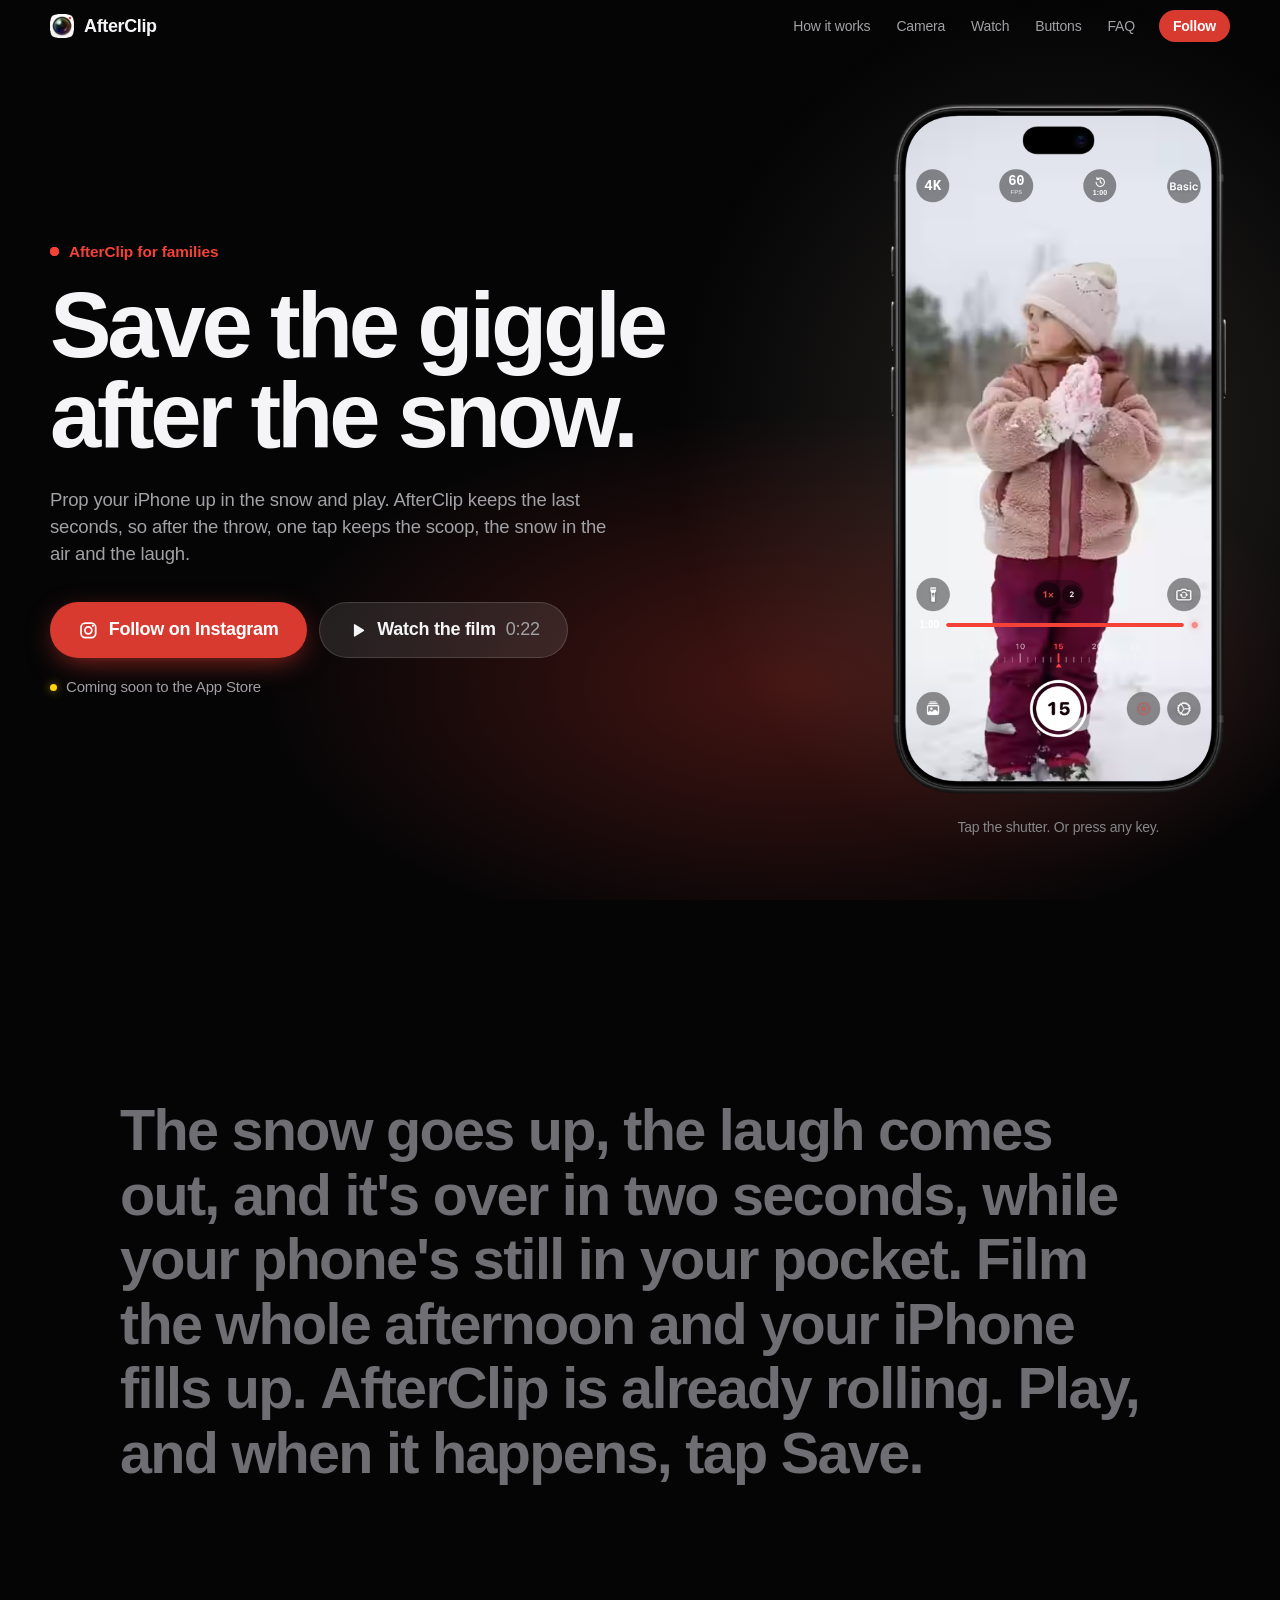
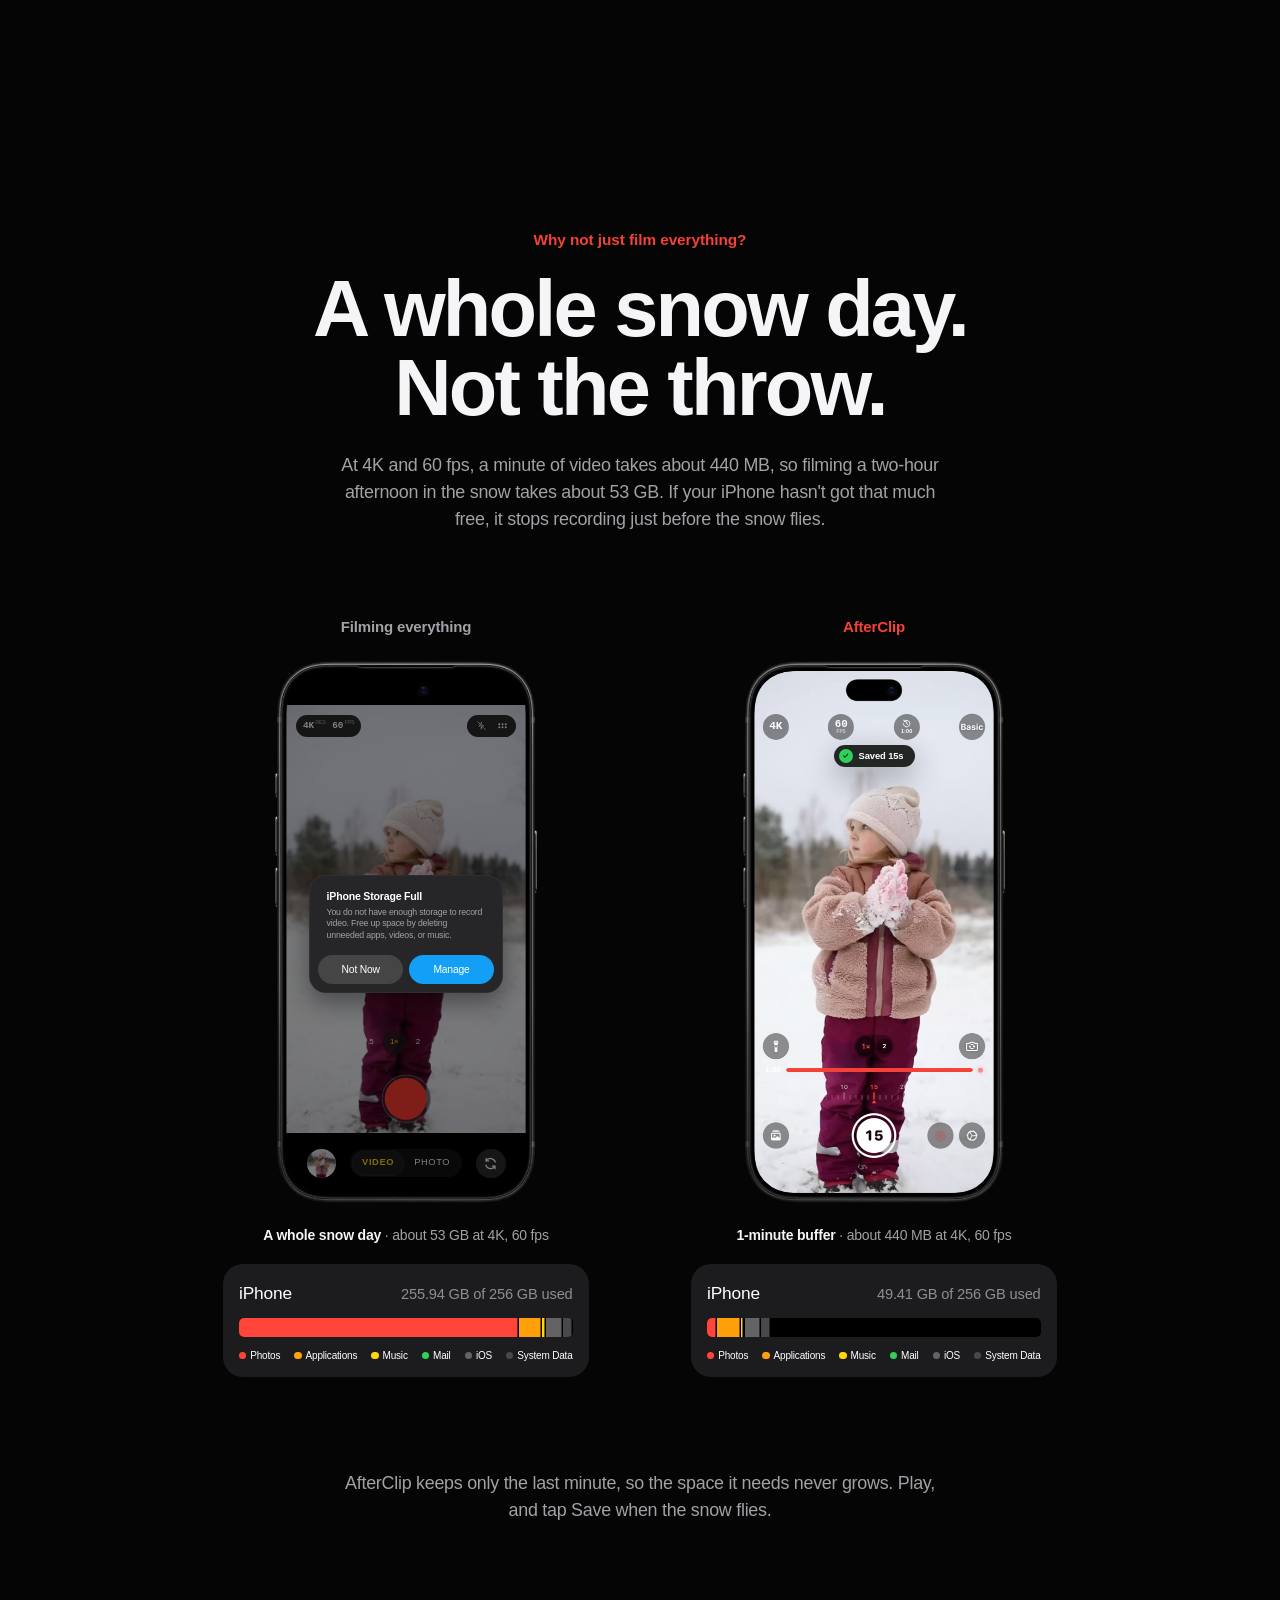
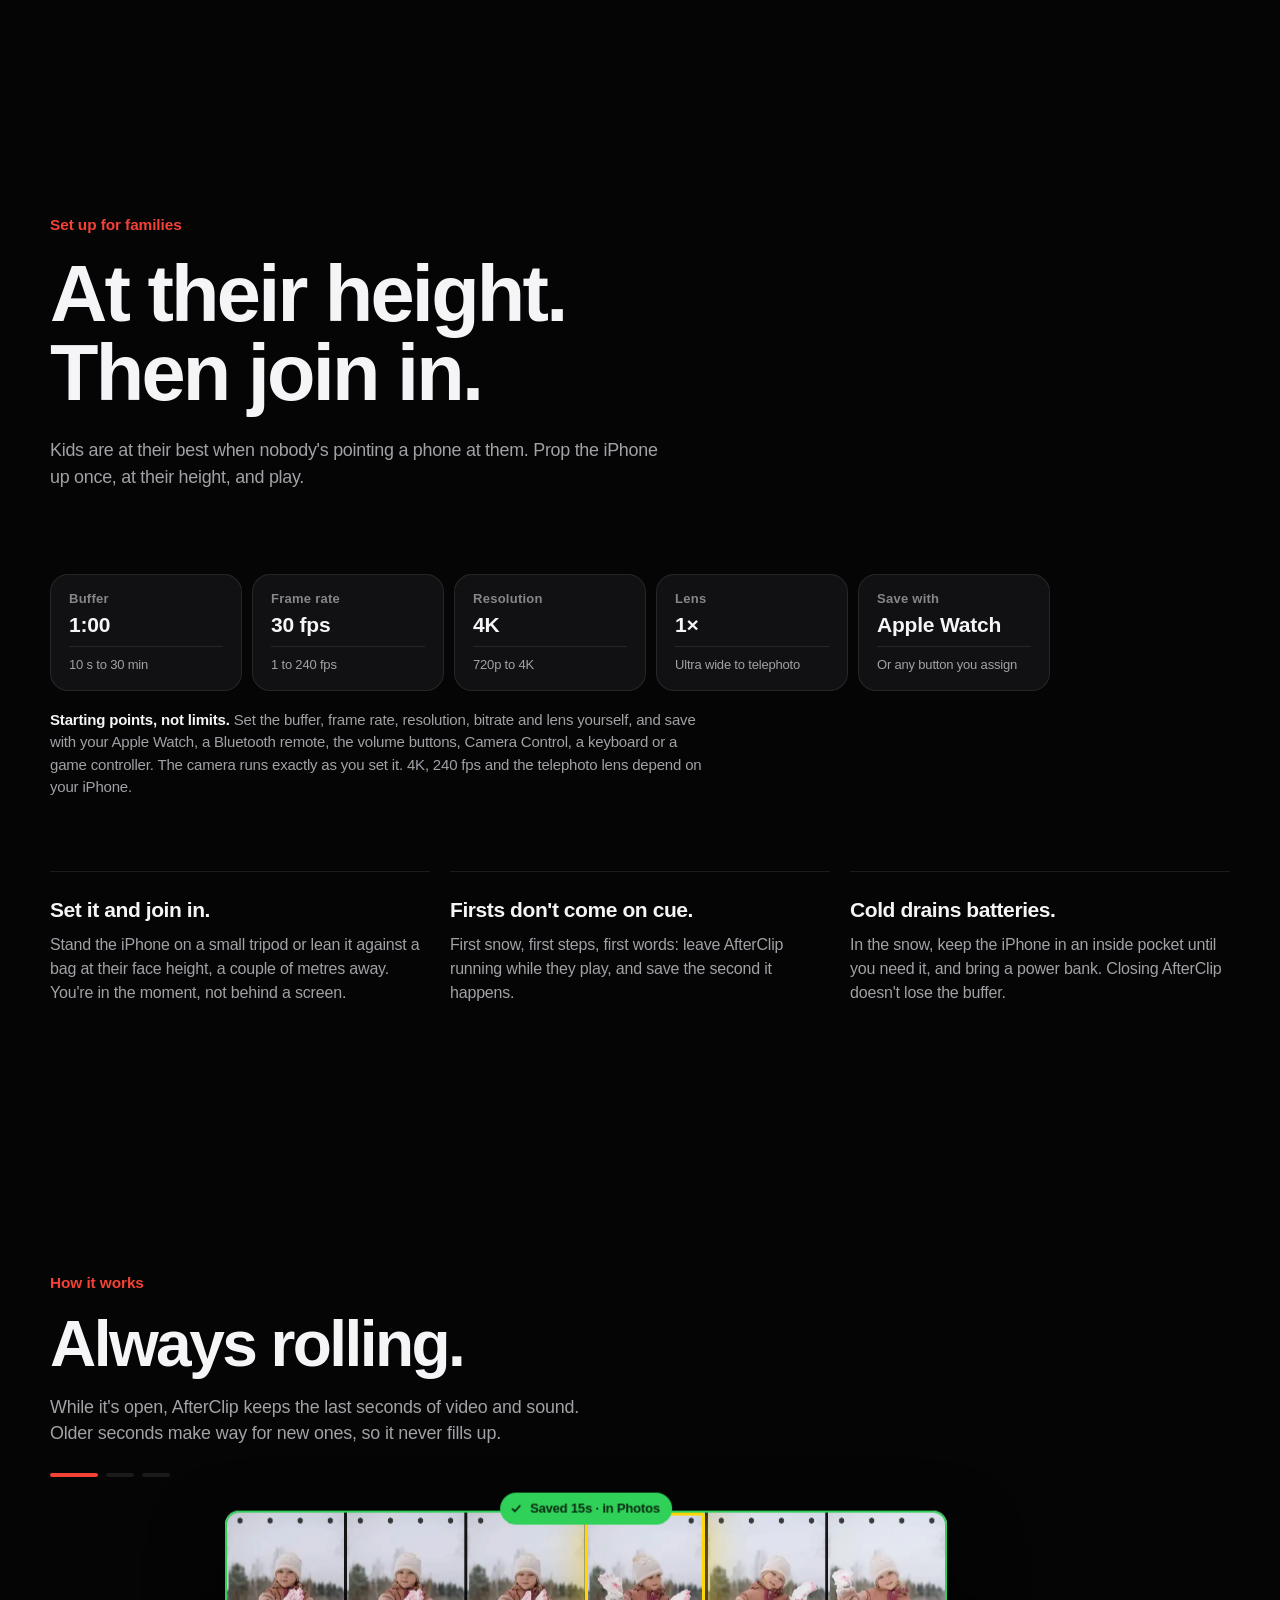
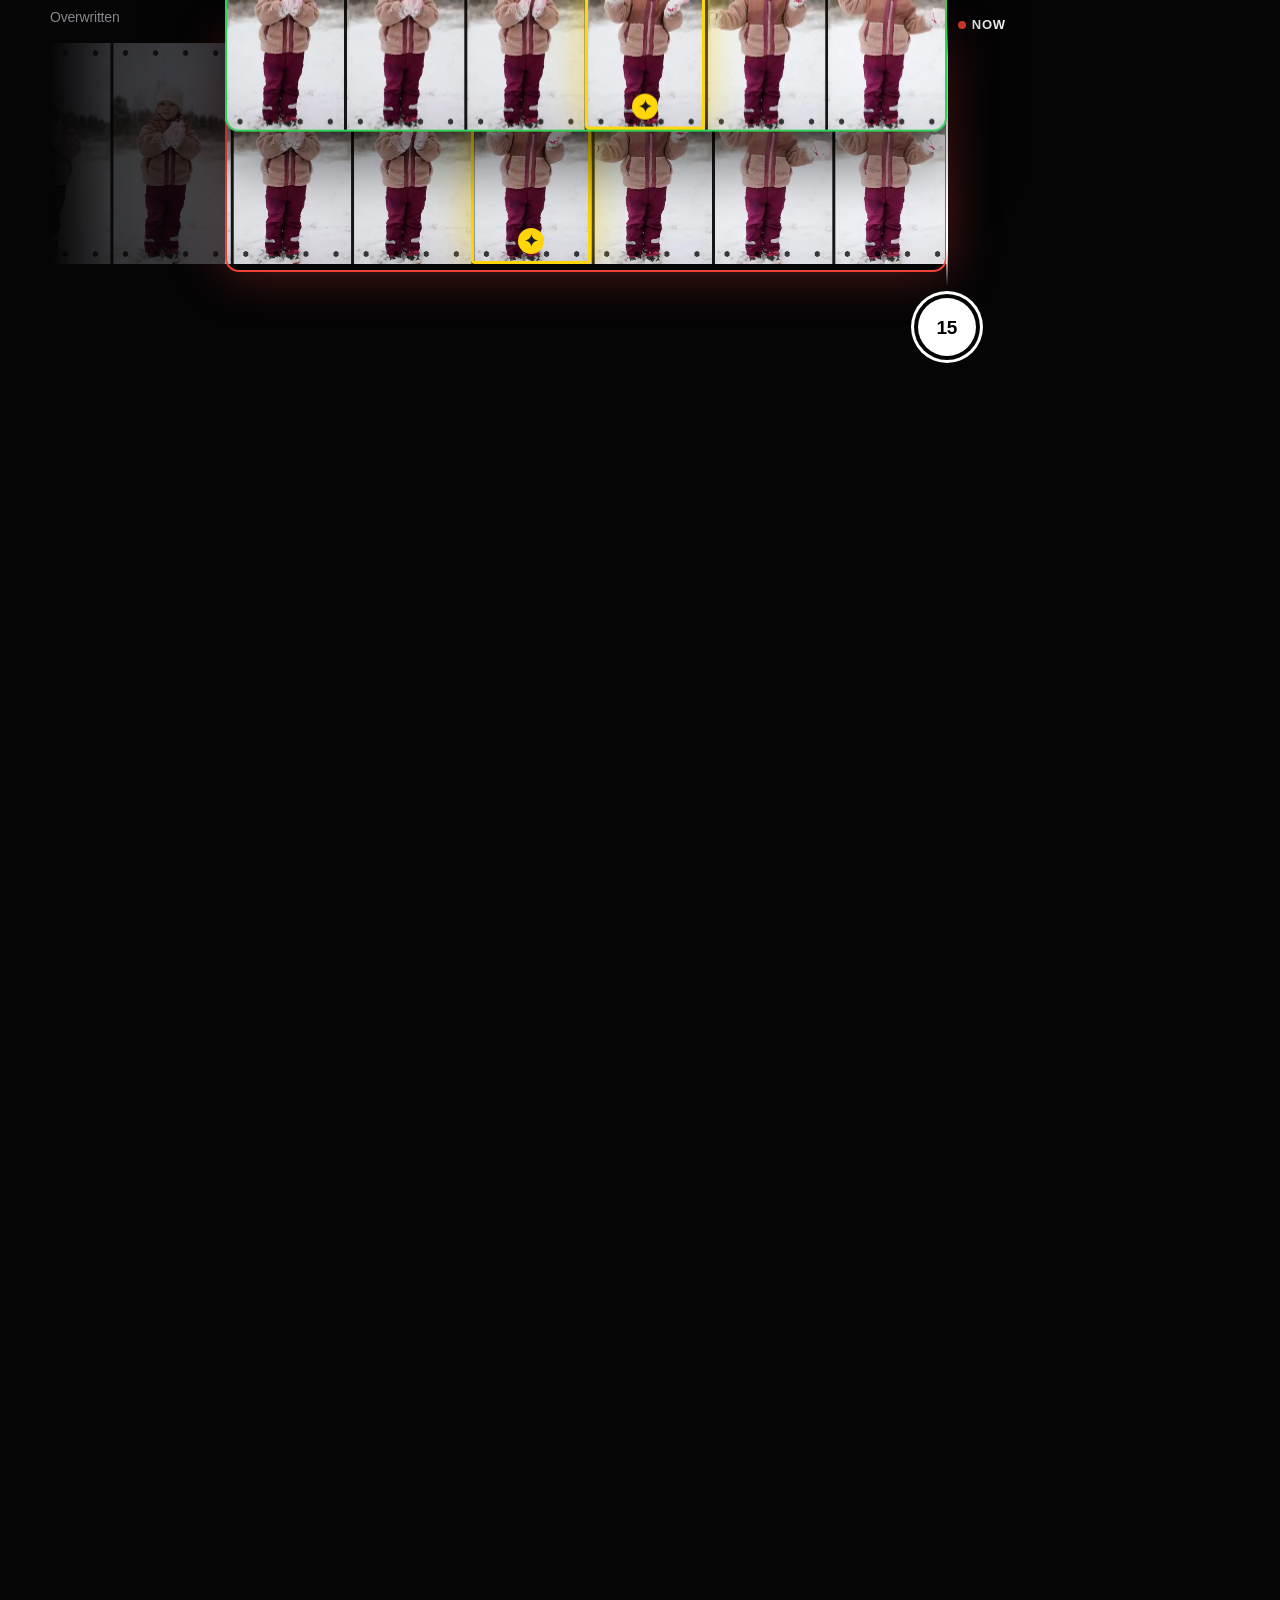
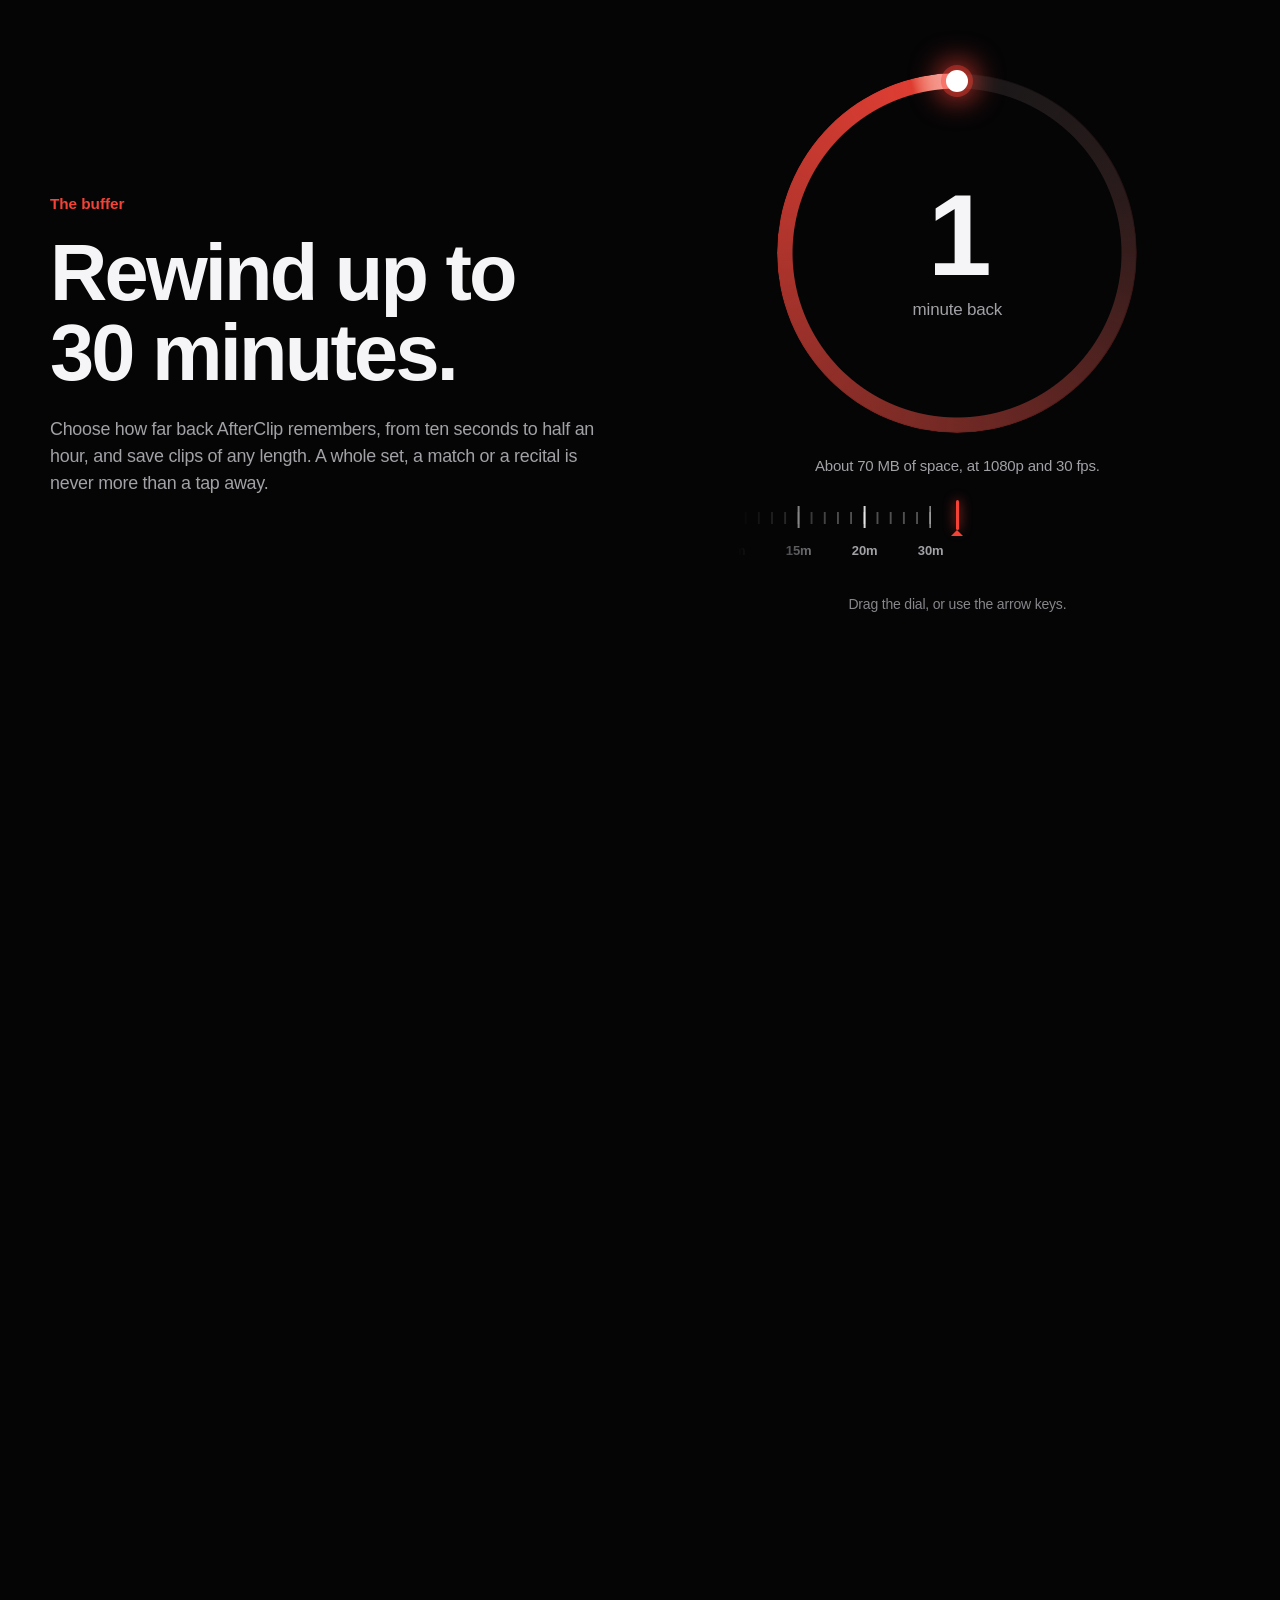
<file: kids/index.html>
<!doctype html>
<html lang="en">
<head>
  <meta charset="utf-8">
  <meta name="viewport" content="width=device-width, initial-scale=1, viewport-fit=cover">
  <title>AfterClip for families: save the moment after it happens</title>
  <meta name="description" content="Catch first snow, first steps and every first on iPhone, after it happens. AfterClip keeps the last seconds, so you watch with your own eyes and tap Save when it happens.">
  <meta name="theme-color" content="#050506">
  <meta name="color-scheme" content="dark">
  <meta name="robots" content="index, follow, max-image-preview:large">
  <!-- Google Search Console owns the site through this; keep it, or it stops. -->
  <meta name="google-site-verification" content="yiXoZvbWytEb5aJO4Kf4C_b6ZOg4UcNelSuk_G61BUY">
  <link rel="canonical" href="https://stratomediagroupltd.github.io/afterclip/kids/">
  <link rel="icon" href="../assets/img/icon-32.png" sizes="32x32">
  <link rel="icon" href="../assets/img/icon-64.png" sizes="64x64">
  <link rel="apple-touch-icon" href="../assets/img/icon-180.png">
  <!-- Smart App Banner on iPhone: put the app's Apple ID here once it has one. -->
  <!-- <meta name="apple-itunes-app" content="app-id={{APP_ID}}"> -->
  <meta property="og:type" content="website">
  <meta property="og:site_name" content="AfterClip">
  <meta property="og:title" content="AfterClip for families: save the moment after it happens">
  <meta property="og:description" content="Catch first snow, first steps and every first on iPhone, after it happens. AfterClip keeps the last seconds, so you watch with your own eyes and tap Save when it happens.">
  <!-- Link previews need absolute URLs: https://stratomediagroupltd.github.io/afterclip/ is where the site lives,
       e.g. https://yourname.github.io/afterclip/ -->
  <meta property="og:url" content="https://stratomediagroupltd.github.io/afterclip/kids/">
  <meta property="og:image" content="https://stratomediagroupltd.github.io/afterclip/assets/img/og.jpg">
  <meta property="og:image:width" content="1200">
  <meta property="og:image:height" content="630">
  <meta name="twitter:card" content="summary_large_image">
  <meta name="twitter:title" content="AfterClip for families: save the moment after it happens">
  <meta name="twitter:description" content="Catch first snow, first steps and every first on iPhone, after it happens. AfterClip keeps the last seconds, so you watch with your own eyes and tap Save when it happens.">
  <meta name="twitter:image" content="https://stratomediagroupltd.github.io/afterclip/assets/img/og.jpg">
  <link rel="preload" as="image" type="image/webp" fetchpriority="high"
        imagesrcset="../assets/img/frame-iphone-480.webp 480w, ../assets/img/frame-iphone-600.webp 600w, ../assets/img/frame-iphone.webp 978w" imagesizes="(max-width: 599px) 62vw, (max-width: 899px) 40vw, 400px">
  <!-- The screen's UI downloads early too: without it, PageSpeed's phone paints the frame later. -->
  <link rel="preload" as="image" type="image/webp"
        imagesrcset="../assets/img/hud-match-480.webp 480w, ../assets/img/hud-match-600.webp 600w, ../assets/img/hud-match.webp 880w" imagesizes="(max-width: 599px) 62vw, (max-width: 899px) 40vw, 400px">
  <script>
    // Motion and reveals switch on only once the site script is known to run;
    // if it never arrives, everything shows as plain, finished content.
    const root = document.documentElement;
    root.classList.add("js");
    // A jump to a section (a link to #faq, or arriving with one) lays every
    // section out first: until they come near, those below the fold only
    // guess their height, and the jump would land off by the difference.
    const layOutAll = () => root.classList.add("is-whole");
    if (location.hash) {
      layOutAll();
      // Firefox goes to the section before the last styles are in, and the
      // page they shorten leaves it elsewhere: once they are, it goes again,
      // unless the visitor has started moving around by then.
      let moved = false;
      const VISITOR_INPUT = ["wheel", "touchstart", "keydown", "pointerdown"];
      const noteMoved = () => { moved = true; };
      VISITOR_INPUT.forEach((type) => addEventListener(type, noteMoved, { once: true, passive: true }));
      const goAgain = () => {
        VISITOR_INPUT.forEach((type) => removeEventListener(type, noteMoved));
        const target = document.getElementById(decodeURIComponent(location.hash.slice(1)));
        if (target && !moved) target.scrollIntoView({ behavior: "instant" });
      };
      // The styles that load without holding up the first paint can arrive
      // after the page has: wait for them (for up to about three seconds).
      const STYLE_WAIT_FRAMES = 180;
      const whenStyled = (frames) => {
        const late = document.querySelector('link[href$="features.css"]');
        if (!late || late.sheet || frames === 0) goAgain();
        else requestAnimationFrame(() => whenStyled(frames - 1));
      };
      addEventListener("load", () => whenStyled(STYLE_WAIT_FRAMES), { once: true });
    }
    addEventListener("hashchange", layOutAll);
    addEventListener("click", (event) => {
      const link = event.target.closest?.("a[href*='#']");
      if (link && link.hash && link.pathname === location.pathname) layOutAll();
    }, { capture: true });
    // The page's height unit (--vh, in the CSS): a hundredth of the screen's
    // height. On a phone or tablet it changes only on a real resize, such as
    // a rotation. A browser's toolbar sliding in or out while you scroll
    // leaves it alone, or the page would relayout under your finger. When it
    // does change, the part of the page you're reading stays where it is.
    const TOOLBAR_PX = 160;
    const touch = matchMedia("(pointer: coarse)");
    const stage = { width: 0, height: 0 };
    // What you're reading: inside the pinned tape, how far through it you are;
    // anywhere else, the first heading, paragraph or picture on the screen.
    const readingPlace = () => {
      if (scrollY === 0) return null;
      const scene = [...document.querySelectorAll(".how")].find((element) => {
        const box = element.getBoundingClientRect();
        return box.top <= 0 && box.bottom > 0;
      });
      if (scene) {
        const box = scene.getBoundingClientRect();
        return { part: scene, share: -box.top / box.height };
      }
      const part = [...document.querySelectorAll("main :is(h1, h2, h3, p, li, figure), footer")].find((element) => {
        const box = element.getBoundingClientRect();
        return box.height > 0 && box.top >= 0; // Hidden ones measure 0 × 0 at the top.
      });
      return part ? { part, top: part.getBoundingClientRect().top } : null;
    };
    // Noted when scrolling stops, so a resize can put it back from before the
    // text re-wrapped to the new width.
    let place = null;
    let noteTimer = 0;
    addEventListener("scroll", () => {
      clearTimeout(noteTimer);
      place = undefined; // Still scrolling: a resize now measures the place afresh.
      noteTimer = setTimeout(() => { place = readingPlace(); }, 150);
    }, { passive: true });
    const setStage = () => {
      const { innerWidth: width, innerHeight: height } = window;
      if (width === stage.width && (height === stage.height || (touch.matches && Math.abs(height - stage.height) < TOOLBAR_PX))) return;
      if (place === undefined) place = readingPlace();
      stage.width = width;
      stage.height = height;
      root.style.setProperty("--vh", `${height / 100}px`);
      root.classList.toggle("is-tall", height >= 820);
      if (!place || !place.part.isConnected) return;
      const box = place.part.getBoundingClientRect();
      const moved = "share" in place ? box.top + place.share * box.height : box.top - place.top;
      scrollBy({ top: moved, behavior: "instant" });
    };
    setStage();
    addEventListener("resize", setStage);
    const plain = () => { if (!window.__afterclip) root.classList.remove("js"); };
    // None of the script is needed to draw the page, so it loads after the
    // page has (or after 2.5 s on a slow connection, whichever comes first).
    let started = false;
    // Visits are counted by Cloudflare Web Analytics: no cookies, nothing kept
    // on the device. It stays off until its token replaces the placeholder,
    // and on a copy of the site served from this computer.
    const countVisit = () => {
      const token = "fb46847f3f8a47828e1d68c609162889";
      if (token.startsWith("{") || ["localhost", "127.0.0.1"].includes(location.hostname)) return;
      const beacon = document.createElement("script");
      beacon.defer = true;
      beacon.src = "https://static.cloudflareinsights.com/beacon.min.js";
      beacon.dataset.cfBeacon = JSON.stringify({ token });
      document.head.append(beacon);
    };
    const start = () => {
      if (started) return;
      started = true;
      import("../assets/js/main.js").catch(plain);
      countVisit();
    };
    addEventListener("load", start, { once: true });
    setTimeout(start, 2500);
    setTimeout(plain, 8000);
  </script>
  <style>
@property --accent {
syntax: "<color>";
inherits: true;
initial-value: #f54236;
}
:root {
--accent: #f54236;
--on-accent: #fff;
--accent-ink: var(--accent);
--bg: #050506;
--surface: #111113;
--surface-2: #1c1c1f;
--line: rgb(255 255 255 / 0.09);
--text: #f5f5f7;
--muted: #a1a1a6;
--faint: #86868b;
--green: #30d158;
--yellow: #ffd60a;
--glass: rgb(16 16 18 / 0.68);
--font: -apple-system, BlinkMacSystemFont, "SF Pro Display", "SF Pro Text", "Inter", "Segoe UI", Roboto, "Helvetica Neue", Arial, sans-serif;
--font-round: ui-rounded, "SF Pro Rounded", -apple-system, BlinkMacSystemFont, "Segoe UI", sans-serif;
--font-mono: ui-monospace, "SF Mono", "SFMono-Regular", Menlo, Consolas, monospace;
--ease: cubic-bezier(0.16, 1, 0.3, 1);
--ease-in-out: cubic-bezier(0.65, 0, 0.35, 1);
--spring: linear(0, 0.006, 0.025 2.8%, 0.101 6.1%, 0.539 18.9%, 0.721 25.3%, 0.849 31.5%, 0.937 38.1%, 0.968 41.8%, 0.991 45.7%, 1.006 50.1%, 1.015 55%, 1.017 63.9%, 1.001 85.8%, 1);
--wrap: min(1180px, 100% - 48px);
--nav-h: 52px;
color-scheme: dark;
transition: --accent 0.6s var(--ease);
}
*, *::before, *::after { box-sizing: border-box; }
html { -webkit-text-size-adjust: 100%; text-size-adjust: 100%; }
@media (prefers-reduced-motion: no-preference) {
html { scroll-behavior: smooth; }
}
body {
margin: 0;
background: var(--bg);
color: var(--text);
font: 400 17px/1.5 var(--font);
letter-spacing: -0.011em;
-webkit-font-smoothing: antialiased;
-moz-osx-font-smoothing: grayscale;
text-rendering: optimizeLegibility;
overflow-x: clip;
}
img, video, canvas, svg { display: block; max-width: 100%; }
img, video { height: auto; }
button { font: inherit; color: inherit; background: none; border: 0; padding: 0; cursor: pointer; }
a { color: inherit; }
h1, h2, h3, p, ul, ol, dl, dd, figure { margin: 0; }
ul, ol { padding: 0; list-style: none; }
::selection { background: color-mix(in srgb, var(--accent) 45%, transparent); }
:focus-visible { outline: 3px solid color-mix(in srgb, var(--accent) 80%, white); outline-offset: 3px; border-radius: 8px; }
.visually-hidden {
position: absolute !important; width: 1px; height: 1px; padding: 0; margin: -1px;
overflow: hidden; clip: rect(0 0 0 0); white-space: nowrap; border: 0;
}
.sprite { position: absolute; width: 0; height: 0; overflow: hidden; }
.ico { width: 1.15em; height: 1.15em; flex: none; fill: currentColor; }
.wrap { width: var(--wrap); margin-inline: auto; }
.iphone, .awatch, .watches, .hero__device, .specs__device, .duel, .storage, .tape, .ring, .dial,
.merge, .devices, .keycap, .btn, .nav, .dock, .toast, .flyclip, .film__inner, .finale__icon, .privacy__lock, .zeros dd {
-webkit-user-select: none; user-select: none;
-webkit-touch-callout: none;
}
img { -webkit-user-drag: none; }
.skip {
position: fixed; left: 16px; top: -60px; z-index: 100;
padding: 10px 16px; border-radius: 12px; background: var(--text); color: var(--bg);
font-weight: 600; text-decoration: none; transition: top 0.2s;
}
.skip:focus { top: 12px; }
.eyebrow {
display: inline-flex; align-items: center; gap: 10px;
margin-bottom: 18px;
color: var(--accent-ink);
font-size: clamp(15px, 1.2vw, 18px); font-weight: 600; letter-spacing: -0.005em;
}
.title {
font-size: clamp(40px, 6.2vw, 92px);
font-weight: 700; line-height: 1.0; letter-spacing: -0.035em;
text-wrap: balance;
}
.title--center { text-align: center; }
.body {
max-width: 34em;
margin-top: 24px;
color: var(--muted);
font-size: clamp(17px, 1.4vw, 21px); line-height: 1.5; letter-spacing: -0.015em;
text-wrap: pretty;
}
.body strong { color: var(--text); font-weight: 600; }
.body a { color: var(--text); text-underline-offset: 3px; }
.body--center { margin-inline: auto; text-align: center; }
.hint { color: var(--faint); font-size: 14px; }
.rec-dot { position: relative; width: 9px; height: 9px; border-radius: 50%; background: var(--accent); }
.rec-dot::after {
content: ""; position: absolute; inset: 0; border-radius: 50%;
background: var(--accent);
}
.is-live .rec-dot::after { animation: rec 1.6s ease-out infinite; }
@keyframes rec {
from { transform: scale(1); opacity: 0.6; }
70%, to { transform: scale(3); opacity: 0; }
}
.btn {
--btn-bg: color-mix(in srgb, var(--accent) 88%, #000);
position: relative;
display: inline-flex; align-items: center; justify-content: center; gap: 10px;
height: 48px; padding: 0 24px;
border-radius: 999px;
background: var(--btn-bg);
color: var(--on-accent);
font-size: 17px; font-weight: 600; letter-spacing: -0.015em;
text-decoration: none; white-space: nowrap;
box-shadow: 0 8px 30px -8px color-mix(in srgb, var(--accent) 70%, transparent);
transition: transform 0.5s var(--spring), box-shadow 0.3s, background-color 0.3s;
}
.btn:hover { transform: translateY(-1px) scale(1.02); box-shadow: 0 14px 40px -8px color-mix(in srgb, var(--accent) 80%, transparent); }
.btn:active { transform: scale(0.97); transition-duration: 0.12s; }
.btn--sm { height: 32px; padding: 0 14px; font-size: 14px; box-shadow: none; }
.btn--lg { height: 56px; padding: 0 28px; font-size: 18px; }
.btn--ghost {
--btn-bg: rgb(255 255 255 / 0.1);
color: var(--text);
box-shadow: inset 0 0 0 1px rgb(255 255 255 / 0.14);
}
.btn--ghost:hover { --btn-bg: rgb(255 255 255 / 0.16); box-shadow: inset 0 0 0 1px rgb(255 255 255 / 0.22); }
.btn__meta { color: var(--muted); font-weight: 500; font-variant-numeric: tabular-nums; }
.arrow-link {
display: inline-flex; align-items: center; gap: 4px;
color: var(--accent-ink); font-weight: 600; text-decoration: none;
}
.arrow-link .ico { transition: transform 0.4s var(--spring); }
.arrow-link:hover .ico { transform: translateX(4px); }
.nav {
position: fixed; inset: 0 0 auto; z-index: 50;
height: var(--nav-h);
transition: background-color 0.4s, box-shadow 0.4s;
}
.nav.is-scrolled {
background: var(--glass);
-webkit-backdrop-filter: saturate(160%) blur(16px); backdrop-filter: saturate(160%) blur(16px);
box-shadow: 0 1px 0 var(--line);
}
.nav__inner {
width: var(--wrap); height: 100%; margin-inline: auto;
display: flex; align-items: center; gap: 24px;
}
.nav__brand {
display: inline-flex; align-items: center; gap: 10px; margin-right: auto;
font-size: 18px; font-weight: 650; letter-spacing: -0.02em; text-decoration: none;
}
.nav__brand img { border-radius: 6px; }
.nav__links { display: flex; gap: 26px; }
.nav__links a {
position: relative;
color: var(--muted); font-size: 14px; text-decoration: none;
transition: color 0.25s;
}
.nav__links a:hover, .nav__links a[aria-current="true"] { color: var(--text); }
.nav__links a[aria-current="true"]::after {
content: ""; position: absolute; left: 0; right: 0; bottom: -6px; height: 2px; border-radius: 2px;
background: var(--accent);
}
@media (max-width: 760px) {
.nav__links { display: none; }
}
.js [data-reveal] {
opacity: 0;
transform: translate3d(0, 28px, 0);
transition: opacity 0.9s var(--ease) var(--d, 0ms), transform 1.1s var(--ease) var(--d, 0ms);
}
.js [data-reveal].is-in { opacity: 1; transform: none; }
.js [data-wipe] .line { display: block; overflow: clip; padding-bottom: 0.1em; margin-bottom: -0.1em; }
.js [data-wipe] .line > span {
display: block;
transform: translate3d(0, 108%, 0);
transition: transform 1.15s var(--ease) calc(var(--i, 0) * 90ms);
}
.js [data-wipe].is-in .line > span { transform: none; }
.is-live .float { animation: float 7s ease-in-out infinite alternate; }
.is-live .float--slow { animation-duration: 9s; animation-delay: -3s; }
.float.is-away { animation-play-state: paused; }
@keyframes float {
from { transform: translate3d(0, -7px, 0); }
to { transform: translate3d(0, 7px, 0); }
}
.toast {
display: inline-flex; align-items: center; gap: 0.62em;
padding: 0.5em 1.15em 0.5em 0.62em;
border-radius: 999px;
background: rgb(18 22 20 / 0.92);
color: #fff;
font-weight: 600; letter-spacing: -0.01em; white-space: nowrap;
box-shadow: 0 10px 30px rgb(0 0 0 / 0.35);
}
.toast__check {
display: grid; place-items: center;
width: 1.5em; height: 1.5em; border-radius: 50%;
background: var(--green); color: #0b2a14;
}
.toast__check .ico { width: 1em; height: 1em; }
.toast__meta { color: rgb(255 255 255 / 0.55); font-weight: 500; }
.global-toasts {
position: fixed; left: 50%; top: calc(var(--nav-h) + 14px); z-index: 60;
display: grid; justify-items: center; gap: 8px;
transform: translateX(-50%);
font-size: 15px;
pointer-events: none;
}
html:not(.js) [data-film-open] { display: none; }
.film {
width: 100vw; height: 100vh; height: 100dvh; max-width: none; max-height: none;
margin: 0; padding: 0; border: 0;
background: transparent; color: #fff;
}
.film[open] { display: grid; place-items: center; }
.film::backdrop { background: rgb(0 0 0 / 0.86); -webkit-backdrop-filter: blur(14px); backdrop-filter: blur(14px); }
.film__inner {
position: relative;
height: min(88dvh, 960px); aspect-ratio: 9 / 16; max-width: 92vw;
animation: film-in 0.6s var(--ease);
}
.film__video { width: 100%; height: 100%; border-radius: 26px; background: #000; object-fit: cover; }
.film__close {
position: absolute; top: 0; left: calc(100% + 14px);
display: grid; place-items: center;
width: 44px; height: 44px; border-radius: 50%;
background: rgb(255 255 255 / 0.14);
transition: background-color 0.2s;
}
.film__close:hover { background: rgb(255 255 255 / 0.24); }
@media (max-width: 640px) {
.film__close { left: auto; right: 10px; top: 10px; background: rgb(0 0 0 / 0.5); }
}
@keyframes film-in {
from { opacity: 0; transform: translateY(24px) scale(0.96); }
}
.footer {
position: relative;
padding: 40px 0 calc(40px + env(safe-area-inset-bottom));
border-top: 1px solid var(--line);
color: var(--faint);
font-size: 13px;
}
.footer__inner { display: grid; grid-template-columns: auto 1fr; gap: 14px 32px; align-items: center; }
.footer__brand { display: inline-flex; align-items: center; gap: 8px; color: var(--text); font-weight: 600; font-size: 15px; }
.footer__brand img { border-radius: 5px; }
.footer nav { display: flex; flex-wrap: wrap; gap: 8px 24px; justify-content: end; }
.footer nav a { text-decoration: none; transition: color 0.2s; }
.footer nav a:hover, .footer nav a[aria-current="page"] { color: var(--text); }
.footer__legal { grid-column: 1 / -1; max-width: 70em; }
@media (max-width: 640px) {
.footer__inner { grid-template-columns: 1fr; }
.footer nav { justify-content: start; }
}
@media (prefers-reduced-motion: reduce) {
*, *::before, *::after {
animation-duration: 0.01ms !important;
animation-iteration-count: 1 !important;
transition-duration: 0.01ms !important;
}
.js [data-reveal], .js [data-wipe] .line > span { transform: none; }
}
  </style>
  <style>
.section { position: relative; padding: clamp(110px, var(--vh, 1vh) * 16, 190px) 0; scroll-margin-top: var(--nav-h); }
.section__head { margin-bottom: clamp(48px, 7vw, 84px); }
.section__head--center { text-align: center; }
.section__head--center .body { margin-inline: auto; }
.split {
display: grid; grid-template-columns: minmax(0, 1fr) minmax(0, 1fr);
align-items: center; gap: clamp(40px, 7vw, 110px);
}
.split--flip .split__copy { order: 2; }
@media (max-width: 900px) {
.split { grid-template-columns: minmax(0, 1fr); }
.split--flip .split__copy { order: 0; }
}
.ticks { display: grid; gap: 12px; margin-top: 30px; }
.ticks li { display: flex; gap: 12px; align-items: baseline; font-size: 17px; }
.ticks li::before {
content: ""; flex: none; width: 7px; height: 7px; border-radius: 50%; translate: 0 -2px;
background: var(--accent); box-shadow: 0 0 10px var(--accent);
}
.iphone {
--pw: 300px;
position: relative;
width: var(--pw); aspect-ratio: 978 / 2000;
flex: none;
}
.iphone__screen {
position: absolute; left: 5.317%; top: 2.5%; width: 89.366%; height: 95%;
overflow: hidden; border-radius: 16% / 7.37%;
background: #000;
container-type: inline-size;
}
.iphone__screen > picture, .iphone__screen > picture img, .iphone__video {
position: absolute; inset: 0; width: 100%; height: 100%; object-fit: cover;
}
.iphone__frame, .iphone__frame img { position: absolute; inset: 0; width: 100%; height: 100%; pointer-events: none; }
.awatch { position: relative; width: var(--ww, 300px); aspect-ratio: 560 / 880; flex: none; }
.awatch__screen {
position: absolute; left: 12.857%; top: 21.818%; width: 74.286%; height: 56.364%;
overflow: hidden; border-radius: 24% / 20.2%;
background: #000;
container-type: inline-size;
}
.awatch__screen picture, .awatch__screen picture img { position: absolute; inset: 0; width: 100%; height: 100%; }
.awatch__frame, .awatch__frame img { position: absolute; inset: 0; width: 100%; height: 100%; pointer-events: none; }
.hero { position: relative; }
.hero__stage {
position: relative;
min-height: calc(var(--vh, 1vh) * 100);
display: grid; grid-template-columns: minmax(0, 1fr) auto; align-items: center;
gap: clamp(32px, 6vw, 110px);
padding: calc(var(--nav-h) + 24px) max(24px, (100% - 1180px) / 2) 40px;
overflow: clip;
}
.hero__stage::after {
content: ""; position: absolute; inset: 0; z-index: -1;
background: radial-gradient(42% 30% at 62% 76%, color-mix(in srgb, var(--accent) 26%, transparent), transparent);
pointer-events: none;
}
.hero__copy { position: relative; z-index: 2; }
.hero__title {
font-size: clamp(50px, 7.2vw, 116px);
font-weight: 700; line-height: 0.98; letter-spacing: -0.045em;
}
.hero__title .line { display: block; overflow: clip; padding-bottom: 0.08em; margin-bottom: -0.08em; }
.hero__title .line > span { display: block; }
.hero__lede { max-width: 30em; margin-top: 26px; color: var(--muted); font-size: clamp(17px, 1.45vw, 22px); line-height: 1.45; text-wrap: pretty; }
.hero__ctas { display: flex; flex-wrap: wrap; gap: 12px; margin-top: 34px; }
.hero__soon { display: inline-flex; align-items: center; gap: 9px; margin-top: 18px; color: var(--muted); font-size: 15px; font-weight: 500; }
.hero__soon-dot { width: 7px; height: 7px; border-radius: 50%; background: var(--yellow); box-shadow: 0 0 10px color-mix(in srgb, var(--yellow) 60%, transparent); }
.hero__device { position: relative; display: grid; justify-items: center; gap: 18px; z-index: 1; }
.hero__device .iphone { --pw: calc(min(var(--vh, 1vh) * 78, 800px) * 0.489); }
.hero__device::before {
content: ""; position: absolute; left: 50%; top: 46%; z-index: -1;
width: 230%; height: 120%;
transform: translate(-50%, -50%);
background: radial-gradient(closest-side, rgb(214 192 168 / 0.16), transparent);
pointer-events: none;
}
.hero__hint { color: var(--faint); font-size: 14px; }
@keyframes hero-rise { from { transform: translate3d(0, 106%, 0); } }
.js .hero__title .line > span { animation: hero-rise 0.9s var(--ease) both; }
.js .hero__title .line:nth-child(2) > span { animation-delay: 0.07s; }
@media (max-width: 899px) {
.hero__stage {
grid-template-columns: 1fr; grid-template-rows: auto auto;
align-content: start; justify-items: center; gap: 30px;
padding-top: calc(var(--nav-h) + 18px); padding-bottom: 18px;
text-align: center;
}
.hero__copy .eyebrow { margin-bottom: 12px; }
.hero__title { font-size: clamp(42px, 11.5vw, 72px); }
.hero__lede { display: none; }
.hero__ctas { justify-content: center; margin-top: 20px; }
.hero__ctas .btn--lg { height: 48px; padding: 0 20px; font-size: 16px; }
.hero__soon { margin-top: 12px; font-size: 14px; }
.hero__device .iphone { --pw: min(calc(min(var(--vh, 1vh) * 62, 620px) * 0.489), 70vw); }
.hero__hint { display: none; }
}
@media (max-width: 899px) {
.is-tall .hero__lede { display: block; margin-inline: auto; margin-top: 16px; font-size: 17px; }
}
.iphone__hud { pointer-events: none; }
.toasts {
position: absolute; left: 0; right: 0; top: 14.2%; z-index: 3;
display: grid; justify-items: center; gap: 1.6cqi;
font-size: 3.9cqi;
pointer-events: none;
}
.toasts .toast { padding: 1.6cqi 4.6cqi 1.6cqi 2.2cqi; gap: 2.3cqi; }
.shutter-hit, .shutter-ring {
position: absolute; left: 50%; top: 89%; z-index: 4;
width: 19.5%; aspect-ratio: 1;
border-radius: 50%;
transform: translate(-50%, -50%);
}
.shutter-hit { -webkit-tap-highlight-color: transparent; }
.shutter-hit:active { background: rgb(0 0 0 / 0.12); }
.shutter-ring { pointer-events: none; box-shadow: 0 0 0 0.9cqi var(--accent), 0 0 6cqi var(--accent); opacity: 0; }
.flyclip {
position: absolute; z-index: 5;
width: 112px; padding: 6px 6px 10px;
border-radius: 16px;
background: rgb(28 28 30 / 0.96);
box-shadow: 0 24px 60px rgb(0 0 0 / 0.5), inset 0 0 0 1px rgb(255 255 255 / 0.1);
pointer-events: none;
}
.flyclip video { width: 100%; aspect-ratio: 9 / 16; border-radius: 11px; object-fit: cover; background: #000; }
.flyclip p { margin-top: 8px; color: #fff; font-size: 12px; font-weight: 600; line-height: 1.25; text-align: center; }
.flyclip p span { display: block; color: rgb(255 255 255 / 0.55); font-weight: 500; }
.manifesto { padding: clamp(120px, var(--vh, 1vh) * 22, 240px) 0; }
.manifesto__text {
width: var(--wrap); max-width: 1040px; margin-inline: auto;
font-size: clamp(30px, 4.5vw, 66px); font-weight: 650; line-height: 1.12; letter-spacing: -0.03em;
text-wrap: pretty;
}
.manifesto__text strong { font-weight: 700; }
.js .manifesto__text .w { color: #6e6e73; transition: color 0.35s linear; }
.js .manifesto__text .w.is-lit { color: var(--text); }
.js .manifesto__text strong .w.is-lit { color: var(--accent); }
.how { position: relative; scroll-margin-top: 0; }
.js .how { height: calc(var(--vh, 1vh) * 220); }
.how__stage {
--gap: clamp(26px, var(--vh, 1vh) * 6, 70px);
display: flex; flex-direction: column; justify-content: center; gap: var(--gap);
padding: calc(var(--nav-h) + 30px) 0 50px;
overflow: clip;
}
.js .how__stage { position: sticky; top: 0; height: calc(var(--vh, 1vh) * 100); }
.how__head { position: relative; }
.how__steps { display: grid; gap: 28px; }
.js .how__steps { display: grid; grid-template-areas: "s"; gap: 0; }
.how__step h3 { font-size: clamp(36px, 5vw, 72px); font-weight: 700; line-height: 1.02; letter-spacing: -0.04em; }
.how__step p { max-width: 30em; margin-top: 16px; color: var(--muted); font-size: clamp(17px, 1.4vw, 21px); }
.js .how__step {
grid-area: s;
opacity: 0; transform: translateY(26px);
transition: opacity 0.6s var(--ease), transform 0.8s var(--ease);
pointer-events: none;
}
.js .how__step.is-on { opacity: 1; transform: none; pointer-events: auto; }
.how__dots { display: none; gap: 8px; margin-top: 26px; }
.js .how__dots { display: flex; }
.how__dots i { width: 28px; height: 4px; border-radius: 4px; background: var(--line); transition: background-color 0.4s, width 0.5s var(--ease); }
.how__dots i.is-on { width: 48px; background: var(--accent); }
.tape {
--fw: clamp(58px, 9.4vw, 132px);
--fh: calc(var(--fw) * 1.8333);
--win: 6;
--now: 0.76;
--top: 46px;
position: relative;
width: var(--wrap); margin-inline: auto;
height: calc(var(--fh) + var(--top) + 96px);
}
@media (max-width: 700px) { .tape { --win: 5; --now: 0.84; --top: 40px; } }
@supports (height: 100svh) {
.js .tape {
--fw: clamp(58px, min(9.4vw, (var(--vh, 1vh) * 100 - 533px) / 2.57), 132px);
margin-top: max(0px, var(--fh) * 0.4 + 78px - var(--top) - var(--gap));
}
}
.tape__rec {
position: absolute; left: 0; top: var(--top);
width: calc(100% * var(--now)); height: var(--fh);
overflow: hidden;
}
.tape__rec::after {
content: ""; position: absolute; left: 0; top: 0; bottom: 0; z-index: 2;
right: calc(var(--win) * var(--fw));
background: linear-gradient(90deg, var(--bg), rgb(5 5 6 / 0.78) 35%, rgb(5 5 6 / 0.7));
pointer-events: none;
}
.tape__film, .tape__clip-film {
background: url("../assets/img/strip.jpg") 0 0 / calc(var(--fw) * 26) 100% no-repeat;
background-image: image-set(url("../assets/img/strip.webp") type("image/webp"), url("../assets/img/strip.jpg") type("image/jpeg"));
}
.js .tape:not(.is-near) .tape__film, .js .tape:not(.is-near) .tape__clip-film { background-image: none; }
.tape__film {
position: absolute; left: 0; top: 0; height: 100%; width: calc(var(--fw) * 26);
will-change: transform;
}
.tape__film::before, .tape__clip-film::before {
content: ""; position: absolute; inset: 0;
background:
linear-gradient(90deg, rgb(0 0 0 / 0.9) 0 3px, transparent 3px) 0 0 / var(--fw) 100%,
radial-gradient(circle, rgb(0 0 0 / 0.75) 0 2.5px, transparent 3px) 0 4px / calc(var(--fw) / 4) 12px repeat-x,
radial-gradient(circle, rgb(0 0 0 / 0.75) 0 2.5px, transparent 3px) 0 calc(100% - 4px) / calc(var(--fw) / 4) 12px repeat-x;
}
.tape__clip-film::before {
background:
radial-gradient(circle, rgb(0 0 0 / 0.75) 0 2.5px, transparent 3px) 0 4px / calc(var(--fw) / 4) 12px repeat-x,
radial-gradient(circle, rgb(0 0 0 / 0.75) 0 2.5px, transparent 3px) 0 calc(100% - 4px) / calc(var(--fw) / 4) 12px repeat-x;
}
.tape__clip-film::after {
content: ""; position: absolute; top: 0; bottom: 0; z-index: 2;
left: calc(var(--fw) - 1.5px); right: calc(var(--fw) - 1.5px);
background: linear-gradient(90deg, rgb(0 0 0 / 0.9) 0 3px, transparent 3px) 0 0 / var(--fw) 100%;
}
.tape__moment {
position: absolute; top: 0; left: calc(var(--fw) * var(--km, 14)); z-index: 1;
width: var(--fw); height: 100%;
box-shadow: inset 0 0 0 3px var(--yellow), 0 0 40px color-mix(in srgb, var(--yellow) 60%, transparent);
border-radius: 4px;
container-type: inline-size;
}
.tape__moment b {
position: absolute; left: 50%; bottom: 10px; transform: translateX(-50%);
display: inline-flex; align-items: center; gap: 5px;
width: max-content;
padding: 3px 9px 3px 7px; border-radius: 999px;
background: var(--yellow); color: #1d1d1f;
font-size: 12px; font-weight: 700; line-height: 1; white-space: nowrap;
}
.tape__moment b .ico { width: 15px; height: 15px; }
@container (max-width: 127px) {
.tape__moment b { justify-content: center; width: 26px; height: 26px; padding: 0; border-radius: 50%; }
.tape__moment b span { display: none; }
}
.tape__window {
position: absolute; top: calc(var(--top) - 8px);
left: calc(100% * var(--now) - var(--win) * var(--fw));
width: calc(var(--win) * var(--fw)); height: calc(var(--fh) + 16px);
border-radius: 14px;
box-shadow: inset 0 0 0 2px var(--accent), 0 0 50px color-mix(in srgb, var(--accent) 35%, transparent);
pointer-events: none;
}
.tape__window span {
position: absolute; left: 2px; bottom: calc(100% + 10px);
color: var(--accent); font-size: 14px; font-weight: 600; white-space: nowrap;
}
.tape__over { position: absolute; left: 0; top: 10px; color: var(--faint); font-size: 14px; }
@media (max-width: 700px) { .tape__over { display: none; } }
.tape__now {
position: absolute; top: calc(var(--top) - 22px); left: calc(100% * var(--now));
width: 2px; height: calc(var(--fh) + 44px); margin-left: -1px;
background: linear-gradient(transparent, #fff 14%, #fff 86%, transparent);
}
.tape__now span {
position: absolute; left: 12px; top: -6px;
display: inline-flex; align-items: center; gap: 6px;
font-size: 13px; font-weight: 700; letter-spacing: 0.06em; text-transform: uppercase;
}
.tape__now i { width: 8px; height: 8px; border-radius: 50%; background: var(--accent); }
.is-live .tape__now i { animation: blink 1.2s steps(2, jump-none) infinite; }
@keyframes blink { 50% { opacity: 0.25; } }
.tape__shutter {
position: absolute; left: calc(100% * var(--now)); top: calc(var(--top) + var(--fh) + 34px);
display: grid; place-items: center;
width: 58px; height: 58px; border-radius: 50%;
transform: translateX(-50%);
background: #fff; color: #000;
box-shadow: 0 0 0 4px var(--bg), 0 0 0 7px #fff;
font: 800 19px/1 var(--font-round);
transition: transform 0.5s var(--spring), box-shadow 0.3s;
}
.tape__shutter.is-pressed { transform: translateX(-50%) scale(0.86); box-shadow: 0 0 0 4px var(--bg), 0 0 0 7px var(--accent), 0 0 40px var(--accent); }
.tape__clip {
position: absolute; top: var(--top); z-index: 2;
left: calc(100% * var(--now) - var(--win) * var(--fw));
width: calc(var(--win) * var(--fw)); height: var(--fh);
opacity: 0;
will-change: transform;
}
html:not(.js) .tape__clip { display: none; }
.tape__clip-card {
position: absolute; inset: 0; overflow: hidden;
border-radius: 14px;
background: var(--bg);
box-shadow: 0 30px 70px rgb(0 0 0 / 0.6);
}
.tape__clip-card::after {
content: ""; position: absolute; inset: 0; z-index: 3;
border-radius: inherit; box-shadow: inset 0 0 0 2px var(--green);
pointer-events: none;
}
.tape__clip-film { position: absolute; inset: 0; }
.tape__clip-film .tape__moment { top: 2px; height: calc(100% - 4px); z-index: 3; }
.tape__clip-film .tape__moment.is-first { margin-left: 2px; width: calc(var(--fw) - 2px); border-radius: 12px 4px 4px 12px; }
.tape__clip-label {
position: absolute; left: 50%; top: -18px; transform: translateX(-50%);
display: inline-flex; align-items: center; gap: 6px;
padding: 6px 12px 6px 8px; border-radius: 999px;
background: var(--green); color: #0b2a14;
font-size: 13px; font-weight: 700; white-space: nowrap;
z-index: 4;
opacity: 0;
}
.tape__clip-label .ico { width: 16px; height: 16px; }
.ring-demo { display: grid; justify-items: center; gap: 22px; }
.ring { position: relative; width: min(360px, 78vw); aspect-ratio: 1; border-radius: 50%; }
.ring::before {
content: ""; position: absolute; inset: 0; border-radius: 50%;
background: radial-gradient(closest-side, transparent calc(100% - 16px), rgb(255 255 255 / 0.08) calc(100% - 15px), rgb(255 255 255 / 0.08) 99%, transparent 100%);
}
.ring__spin { position: absolute; inset: 0; will-change: transform; }
.ring__trail {
position: absolute; inset: 0; border-radius: 50%;
background: conic-gradient(from 0deg, transparent 0deg, color-mix(in srgb, var(--accent) 8%, transparent) 70deg, color-mix(in srgb, var(--accent) 90%, transparent) 345deg, #fff 360deg);
-webkit-mask: radial-gradient(closest-side, transparent calc(100% - 16px), #000 calc(100% - 15px));
mask: radial-gradient(closest-side, transparent calc(100% - 16px), #000 calc(100% - 15px));
}
.ring__head {
position: absolute; left: 50%; top: 0;
width: 22px; height: 22px; margin: -3px 0 0 -11px; border-radius: 50%;
background: #fff;
box-shadow: 0 0 0 5px color-mix(in srgb, var(--accent) 40%, transparent), 0 0 30px 6px var(--accent);
}
.ring__readout { position: absolute; inset: 0; display: grid; place-content: center; justify-items: center; text-align: center; }
.ring__readout output {
font: 800 clamp(80px, 9vw, 124px)/0.9 var(--font-round);
letter-spacing: -0.04em; font-variant-numeric: tabular-nums;
}
.ring__readout span { margin-top: 10px; color: var(--muted); font-size: 17px; font-weight: 500; }
.ring__note { color: var(--muted); font-size: 15px; min-height: 1.5em; }
.dial {
--step: 66px;
position: relative;
width: min(440px, 86vw); height: 72px;
cursor: grab; touch-action: pan-y; user-select: none; -webkit-user-select: none;
border-radius: 12px;
}
.dial__window {
position: absolute; inset: 0; overflow: hidden;
-webkit-mask-image: linear-gradient(90deg, transparent, #000 24%, #000 76%, transparent);
mask-image: linear-gradient(90deg, transparent, #000 24%, #000 76%, transparent);
}
.dial:active { cursor: grabbing; }
.dial__tape {
position: absolute; left: 50%; top: 0; height: 100%;
width: calc(var(--step) * 9);
background:
linear-gradient(90deg, rgb(255 255 255 / 0.85) 0 2px, transparent 2px) 0 6px / var(--step) 22px repeat-x,
linear-gradient(90deg, rgb(255 255 255 / 0.3) 0 1.5px, transparent 1.5px) 0 12px / calc(var(--step) / 5) 12px repeat-x;
background-position: -1px 6px, -0.75px 12px;
will-change: transform;
}
.dial__tape span {
position: absolute; top: 44px; left: 0;
transform: translateX(-50%);
color: var(--muted); font: 600 13px/1 var(--font-round); white-space: nowrap;
transition: color 0.3s, transform 0.3s;
}
.dial__tape span.is-on { color: var(--text); transform: translateX(-50%) scale(1.15); }
.dial__pointer {
position: absolute; left: 50%; top: 0;
width: 3px; height: 30px; margin-left: -1.5px; border-radius: 3px;
background: var(--accent); box-shadow: 0 0 12px var(--accent);
}
.dial__pointer::after {
content: ""; position: absolute; left: 50%; top: 30px; translate: -50% 0;
border: 6px solid transparent; border-bottom-color: var(--accent); border-top: 0;
}
.duel {
display: grid; grid-template-columns: repeat(2, auto); justify-content: center;
column-gap: clamp(28px, 8vw, 130px); row-gap: 20px;
}
.duel__side { --pw: clamp(220px, 21vw, 290px); margin: 0; display: grid; justify-items: center; align-content: start; gap: 18px; }
.duel .iphone { --pw: inherit; }
.duel__label { color: var(--muted); font-size: 15px; font-weight: 600; letter-spacing: -0.01em; text-align: center; }
.duel__side--afterclip .duel__label { color: var(--accent-ink); }
.duel__note { color: var(--muted); font-size: 14px; text-align: center; }
.duel__note b { color: var(--text); font-weight: 600; }
@media (max-width: 700px) {
.duel { grid-template-columns: repeat(2, minmax(0, 1fr)); column-gap: 14px; }
.duel__side { display: contents; --pw: 42vw; }
.duel__label { grid-row: 1; }
.duel .iphone { grid-row: 2; justify-self: center; }
.duel__note { grid-row: 3; font-size: 12px; }
.duel .storage { grid-column: 1 / -1; }
.duel__side--camera .storage { grid-row: 4; }
.duel__side--afterclip .storage { grid-row: 5; }
.duel__side--camera > * { grid-column: 1; }
.duel__side--afterclip > * { grid-column: 2; }
.duel__side > .storage { grid-column: 1 / -1; }
}
.cam { background: #000; }
.cam__feed { position: absolute; left: 0; right: 0; top: 6.5%; height: 82%; width: 100%; background: 50% 50% / cover no-repeat; }
.cam > span, .cam__alert { position: absolute; z-index: 2; }
.cam__format, .cam__tools {
top: 10.5%; height: 9.1cqi;
display: flex; align-items: center;
border-radius: 99px; background: rgb(28 28 30 / 0.92);
transform: translateY(-50%);
color: #fff; opacity: 0;
}
.cam__format { left: 4.1%; padding: 0 3cqi; gap: 0.4cqi; font: 500 3.9cqi/1 var(--font-mono); }
.cam__format small { align-self: flex-start; margin: 2.1cqi 2.4cqi 0 0.2cqi; color: rgb(255 255 255 / 0.62); font: 500 2.2cqi/1 var(--font); }
.cam__format small:last-child { margin-right: 0; }
.cam__tools { right: 4.1%; padding: 0 3.4cqi; gap: 4.4cqi; }
.cam__tools svg { width: 4.6cqi; height: 4.6cqi; }
.cam__timer {
left: 50%; top: 8.6%;
padding: 0.75cqi 2.3cqi; border-radius: 1.2cqi;
transform: translateX(-50%);
background: #dc2b21; color: #fff;
font: 500 4.8cqi/1.15 var(--font-mono); font-variant-numeric: tabular-nums;
}
.cam__zoom { left: 50%; top: 71.1%; display: flex; align-items: center; gap: 0; transform: translate(-50%, -50%); color: #fff; font: 500 3.3cqi/1 var(--font); }
.cam__zoom span { display: grid; place-items: center; width: 9.9cqi; aspect-ratio: 1; border-radius: 50%; }
.cam__zoom .is-on { background: rgb(28 28 30 / 0.72); color: #ffd60a; }
.cam__pause, .cam__photo, .cam__record { top: 81.9%; display: grid; place-items: center; border-radius: 50%; transform: translate(-50%, -50%); }
.cam__pause { left: 14.7%; width: 13.9cqi; aspect-ratio: 1; display: flex; justify-content: center; gap: 1.3cqi; background: rgb(44 44 46 / 0.78); }
.cam__pause i { align-self: center; width: 1.7cqi; height: 4.4cqi; border-radius: 0.4cqi; background: #fff; }
.cam__photo { left: 85.3%; width: 13.9cqi; aspect-ratio: 1; background: rgb(44 44 46 / 0.78); }
.cam__photo::before { content: ""; width: 81%; aspect-ratio: 1; border-radius: 50%; background: #fff; }
.cam__record { left: 50%; width: 20.2cqi; aspect-ratio: 1; background: rgb(44 44 46 / 0.6); box-shadow: inset 0 0 0 0.3cqi rgb(255 255 255 / 0.32); }
.cam__record i { width: 45%; aspect-ratio: 1; border-radius: 1.9cqi; background: #ff3b30; transition: width 0.35s var(--ease), border-radius 0.35s var(--ease); }
.cam__modes { left: 0; right: 0; top: 88.5%; bottom: 0; display: flex; align-items: center; justify-content: space-between; padding: 0 8.6%; opacity: 0; }
.cam__thumb { width: 12.1cqi; aspect-ratio: 1; border-radius: 50%; background: #3a3530 50% 40% / cover; box-shadow: inset 0 0 0 0.3cqi rgb(255 255 255 / 0.12); }
.cam__switch { display: flex; padding: 0.7cqi; border-radius: 99px; background: rgb(255 255 255 / 0.07); font: 500 3.9cqi/1 var(--font); letter-spacing: 0.06em; }
.cam__switch > * { padding: 3.2cqi 4.2cqi; border-radius: 99px; }
.cam__switch b { background: #1c1c1e; color: #ffd60a; font-weight: 600; box-shadow: inset 0 0 0 0.25cqi rgb(255 255 255 / 0.08); }
.cam__switch span { color: #fff; }
.cam__flip { display: grid; place-items: center; width: 12.1cqi; aspect-ratio: 1; border-radius: 50%; background: #2c2c2e; color: #fff; }
.cam__flip svg { width: 52%; height: 52%; }
.cam::after {
content: ""; position: absolute; inset: 0; z-index: 3;
background: rgb(0 0 0 / 0.5);
opacity: 0; transition: opacity 0.3s;
pointer-events: none;
}
.cam.is-full::after { opacity: 1; }
.cam.is-full .cam__timer, .cam.is-full .cam__pause, .cam.is-full .cam__photo { opacity: 0; }
.cam.is-full .cam__format, .cam.is-full .cam__tools, .cam.is-full .cam__modes { opacity: 1; }
.cam.is-full .cam__record i { width: 86%; border-radius: 50%; }
.cam__alert {
left: 9.5%; width: 81%; top: 39.1%; z-index: 4;
padding: 6.2cqi 7.4cqi 3.8cqi;
border-radius: 7cqi;
background: #262628;
box-shadow: inset 0 0 0 0.25cqi rgb(255 255 255 / 0.09), 0 4cqi 10cqi rgb(0 0 0 / 0.4);
color: #fff;
opacity: 0; transform: scale(1.1);
transition: opacity 0.22s, transform 0.42s var(--spring);
}
.cam.is-full .cam__alert { opacity: 1; transform: none; }
.cam__alert-title { font: 600 4.4cqi/1.2 var(--font); }
.cam__alert-text { margin-top: 1.6cqi; color: rgb(235 235 245 / 0.62); font: 400 3.65cqi/1.36 var(--font); }
.cam__alert-buttons { display: grid; grid-template-columns: 1fr 1fr; gap: 2.2cqi; margin: 5.4cqi -3.6cqi 0; }
.cam__alert-buttons span { display: grid; place-items: center; height: 12.1cqi; border-radius: 99px; background: rgb(255 255 255 / 0.14); font: 500 4.3cqi/1 var(--font); }
.cam__alert-buttons span + span { background: #139ff5; }
.hud { position: absolute; inset: 0; z-index: 2; pointer-events: none; color: #fff; }
.hud__chip {
position: absolute; left: var(--x); top: 10.635%;
display: grid; place-content: center; justify-items: center;
width: 10.91%; aspect-ratio: 1; border-radius: 50%;
transform: translate(-50%, -50%);
background: rgb(0 0 0 / 0.43);
font: 700 4.3cqi/1 var(--font-mono);
}
.hud__chip b { font: 700 4.5cqi/1 var(--font-mono); }
.hud__chip small { margin-top: 0.3cqi; color: rgb(255 255 255 / 0.62); font: 600 1.9cqi/1 var(--font); letter-spacing: 0.02em; }
.hud__chip--word { font-size: 4.6cqi; }
.hud__chip--buffer svg { width: 3.9cqi; height: 3.9cqi; }
.hud__chip--buffer small { margin-top: 0.4cqi; color: #fff; font: 700 2.3cqi/1 var(--font); }
.hud__gauge {
position: absolute; left: 4.7%; width: 86.36%; top: 76.46%;
display: flex; align-items: center; gap: 2.27cqi;
transform: translateY(-50%);
}
.hud__seconds { flex: none; font: 600 3.3cqi/1 var(--font); font-variant-numeric: tabular-nums; }
.hud__track {
position: relative; flex: 1; height: 1.5cqi;
border-radius: 1cqi; overflow: hidden;
background: rgb(255 255 255 / 0.22);
}
.hud__track i { display: block; width: 100%; height: 100%; border-radius: inherit; background: var(--accent); transform: translateX(-100%); will-change: transform; }
.hud__track--full i { transform: none; will-change: auto; }
.hud__shade, .hud__touch, .hud .shutter-ring { position: absolute; left: 50%; top: 89%; border-radius: 50%; transform: translate(-50%, -50%); opacity: 0; }
.hud__shade { width: 14.5%; aspect-ratio: 1; background: rgb(0 0 0 / 0.3); }
.hud__touch { width: 13%; aspect-ratio: 1; background: rgb(255 255 255 / 0.55); box-shadow: 0 0 0 0.6cqi rgb(255 255 255 / 0.25); }
.hud .shutter-ring { width: 19.5%; aspect-ratio: 1; box-shadow: 0 0 0 0.9cqi var(--accent), 0 0 6cqi var(--accent); }
.storage {
width: calc(var(--pw) * 1.36); padding: 16px 16px 14px;
border-radius: 20px; background: #1c1c1e;
contain: layout paint;
container-type: inline-size;
}
.storage__head { display: flex; justify-content: space-between; align-items: baseline; gap: 10px; margin-bottom: 12px; color: #8e8e93; font-size: clamp(12px, 4.4cqi, 15px); font-variant-numeric: tabular-nums; white-space: nowrap; }
.storage__head > span:first-child { color: #fff; font-size: clamp(14px, 5.2cqi, 18px); font-weight: 500; }
.storage__head b { font-weight: 400; }
.storage__bar { display: flex; height: clamp(14px, 5.6cqi, 20px); overflow: hidden; border-radius: 5px; background: #000; }
.storage__seg, .storage__rest { flex: 0 0 calc(var(--gb) / 256 * 100%); }
.storage__seg { box-shadow: inset -1.5px 0 0 #000; }
.storage__rest { display: flex; }
.storage__rest .storage__seg { flex-basis: calc(var(--gb) / var(--rest-gb, 41.4) * 100%); }
.storage__seg--photos, [data-storage-rest] { transform-origin: left; will-change: transform; }
.storage__legend { display: flex; flex-wrap: nowrap; justify-content: space-between; margin-top: 11px; color: #fff; font-size: clamp(8px, 3cqi, 12px); white-space: nowrap; }
.storage__key { display: inline-flex; align-items: center; gap: 0.4em; }
.storage__key::before { content: ""; width: 0.72em; height: 0.72em; border-radius: 50%; background: var(--c); }
.storage__seg--photos, .storage__key--photos { --c: #ff453a; background: var(--c); }
.storage__seg--apps, .storage__key--apps { --c: #ff9f0a; background: var(--c); }
.storage__seg--music, .storage__key--music { --c: #ffd60a; background: var(--c); }
.storage__seg--mail, .storage__key--mail { --c: #30d158; background: var(--c); }
.storage__seg--ios, .storage__key--ios { --c: #636366; background: var(--c); }
.storage__seg--system, .storage__key--system { --c: #48484a; background: var(--c); }
.storage__key { background: none; }
@media (max-width: 700px) {
.storage { width: 100%; }
.storage::before { content: attr(data-owner); display: block; margin-bottom: 10px; color: var(--muted); font-size: 12px; font-weight: 600; }
}
.match__end { display: grid; justify-items: center; gap: 22px; margin-top: clamp(40px, 6vw, 70px); }
.match__replay[hidden] { display: none; }
  </style>
  <style>.tape__film, .tape__clip-film { background-image: url("../assets/img/strips/kids.jpg"); background-image: image-set(url("../assets/img/strips/kids.webp") type("image/webp"), url("../assets/img/strips/kids.jpg") type("image/jpeg")); }</style>
  <!-- Everything features.css styles is below the hero, so the first paint
       doesn't wait for it. -->
  <link rel="preload" href="../assets/css/features.css" as="style" onload="this.onload = null; this.rel = 'stylesheet'">
  <noscript><link rel="stylesheet" href="../assets/css/features.css"></noscript>
</head>
<body>
  <a class="skip" href="#main">Skip to content</a>

  <svg width="0" height="0" class="sprite" aria-hidden="true" focusable="false">
    <defs>
      <symbol id="i-play" viewBox="0 0 24 24"><path d="M8 5.5v13a.8.8 0 0 0 1.2.7l10.4-6.5a.8.8 0 0 0 0-1.4L9.2 4.8A.8.8 0 0 0 8 5.5Z" fill="currentColor"/></symbol>
      <symbol id="i-check" viewBox="0 0 24 24"><path d="m6.5 12.5 3.6 3.6 7.4-8.2" fill="none" stroke="currentColor" stroke-width="2.6" stroke-linecap="round" stroke-linejoin="round"/></symbol>
      <symbol id="i-volume" viewBox="0 0 32 32"><rect x="9" y="3" width="15" height="26" rx="4" fill="none" stroke="currentColor" stroke-width="2"/><rect x="4.5" y="8.5" width="3" height="5.5" rx="1.5" fill="currentColor"/><rect x="4.5" y="16" width="3" height="5.5" rx="1.5" fill="currentColor"/></symbol>
      <symbol id="i-camera-control" viewBox="0 0 32 32"><rect x="8" y="3" width="15" height="26" rx="4" fill="none" stroke="currentColor" stroke-width="2"/><rect x="24.5" y="17" width="3" height="7" rx="1.5" fill="currentColor"/><circle cx="15.5" cy="10" r="2.6" fill="none" stroke="currentColor" stroke-width="1.8"/></symbol>
      <symbol id="i-remote" viewBox="0 0 32 32"><rect x="10" y="3" width="12" height="26" rx="6" fill="none" stroke="currentColor" stroke-width="2"/><circle cx="16" cy="11" r="3.2" fill="currentColor"/><path d="M16 19.5v4" stroke="currentColor" stroke-width="2" stroke-linecap="round"/></symbol>
      <symbol id="i-keyboard" viewBox="0 0 32 32"><rect x="3" y="8" width="26" height="16" rx="3" fill="none" stroke="currentColor" stroke-width="2"/><path d="M8 13h.01M12 13h.01M16 13h.01M20 13h.01M24 13h.01M10 19h12" stroke="currentColor" stroke-width="2.2" stroke-linecap="round"/></symbol>
      <symbol id="i-controller" viewBox="0 0 32 32"><path d="M9.5 10h13a5.5 5.5 0 0 1 5.4 6.4l-.8 4.6a3 3 0 0 1-5.2 1.5L19.5 20h-7l-2.4 2.5a3 3 0 0 1-5.2-1.5l-.8-4.6A5.5 5.5 0 0 1 9.5 10Z" fill="none" stroke="currentColor" stroke-width="2" stroke-linejoin="round"/><path d="M10.5 13.5v4M8.5 15.5h4" stroke="currentColor" stroke-width="2" stroke-linecap="round"/><circle cx="21" cy="14.5" r="1.3" fill="currentColor"/><circle cx="23.5" cy="17" r="1.3" fill="currentColor"/></symbol>
      <symbol id="i-watch" viewBox="0 0 32 32"><rect x="8" y="7.5" width="16" height="17" rx="5" fill="none" stroke="currentColor" stroke-width="2"/><path d="M11 7.5 12 3h8l1 4.5M11 24.5l1 4.5h8l1-4.5" fill="none" stroke="currentColor" stroke-width="2" stroke-linejoin="round"/><circle cx="16" cy="16" r="3" fill="currentColor"/></symbol>
      <symbol id="i-lock" viewBox="0 0 48 48"><rect x="10" y="21" width="28" height="21" rx="5" fill="none" stroke="currentColor" stroke-width="3"/><path d="M16 21v-5a8 8 0 0 1 16 0v5" fill="none" stroke="currentColor" stroke-width="3" stroke-linecap="round"/><circle cx="24" cy="31" r="2.6" fill="currentColor"/></symbol>
      <symbol id="i-arrow" viewBox="0 0 24 24"><path d="m9.5 6 6 6-6 6" fill="none" stroke="currentColor" stroke-width="2.2" stroke-linecap="round" stroke-linejoin="round"/></symbol>
      <symbol id="i-instagram" viewBox="0 0 24 24"><rect x="3.5" y="3.5" width="17" height="17" rx="5" fill="none" stroke="currentColor" stroke-width="2"/><circle cx="12" cy="12" r="4" fill="none" stroke="currentColor" stroke-width="2"/><circle cx="17.3" cy="6.7" r="1.25" fill="currentColor"/></symbol>
      <symbol id="i-sparkle" viewBox="0 0 24 24"><path d="M12 1.5c.6 5.6 4.9 9.9 10.5 10.5-5.6.6-9.9 4.9-10.5 10.5-.6-5.6-4.9-9.9-10.5-10.5C7.1 11.4 11.4 7.1 12 1.5Z"/></symbol>
      <symbol id="i-close" viewBox="0 0 24 24"><path d="m7 7 10 10M17 7 7 17" fill="none" stroke="currentColor" stroke-width="2.2" stroke-linecap="round"/></symbol>
    </defs>
  </svg>

  <header class="nav" data-nav>
    <div class="nav__inner">
      <a class="nav__brand" href="../" aria-label="AfterClip home">
        <picture><source srcset="../assets/img/icon-32.avif 1x, ../assets/img/icon-64.avif 2x" type="image/avif"><img src="../assets/img/icon-32.png" srcset="../assets/img/icon-32.png 1x, ../assets/img/icon-64.png 2x" width="24" height="24" alt=""></picture>
        <span>AfterClip</span>
      </a>
      <nav class="nav__links" aria-label="Sections">
        <a href="#how" data-nav-link>How it works</a>
        <a href="#camera" data-nav-link>Camera</a>
        <a href="#watch" data-nav-link>Watch</a>
        <a href="#buttons" data-nav-link>Buttons</a>
        <a href="#faq" data-nav-link>FAQ</a>
      </nav>
      <a class="btn btn--sm" href="https://www.instagram.com/afterclipapp/">Follow</a>
    </div>
  </header>

  <main id="main">

    <!-- ───────── Hero: the app, running ───────── -->
    <section class="hero" id="top" data-hero aria-labelledby="hero-title">
      <div class="hero__stage" data-hero-stage>
        <div class="hero__copy">
          <p class="eyebrow"><span class="rec-dot" aria-hidden="true"></span>AfterClip for families</p>
          <h1 class="hero__title" id="hero-title">
            <span class="line"><span>Save the giggle</span></span>
            <span class="line"><span>after the snow.</span></span>
          </h1>
          <p class="hero__lede">Prop your iPhone up in the snow and play. AfterClip keeps the last seconds, so after the throw, one tap keeps the scoop, the snow in the air and the laugh.</p>
          <div class="hero__ctas">
            <a class="btn btn--lg" href="https://www.instagram.com/afterclipapp/" rel="me"><svg class="ico" aria-hidden="true"><use href="#i-instagram"/></svg>Follow on Instagram</a>
            <button class="btn btn--ghost btn--lg" type="button" data-film-open>
              <svg class="ico" aria-hidden="true"><use href="#i-play"/></svg>
              Watch the film <span class="btn__meta">0:22</span>
            </button>
          </div>
          <!-- Until the app is out: where the App Store button will be (AppStore/README.md, "Launch day"). -->
          <p class="hero__soon"><span class="hero__soon-dot" aria-hidden="true"></span>Coming soon to the App Store</p>
        </div>

        <div class="hero__device" data-hero-device>
          <div class="iphone" data-iphone>
            <div class="iphone__screen" data-screen>
              <video class="iphone__video" data-hero-video data-src="../assets/video/kids.mp4" poster="../assets/video/kids-poster.avif"
                     muted loop playsinline preload="none" aria-hidden="true"></video>
              <!-- The same screen as AfterClip's in the duel below: its UI, with the
                   settings and the buffer drawn on top. -->
              <picture class="iphone__hud" data-hud>
                <source srcset="../assets/img/hud-match-480.webp 480w, ../assets/img/hud-match-600.webp 600w, ../assets/img/hud-match.webp 880w" sizes="(max-width: 599px) 62vw, (max-width: 899px) 40vw, 400px" type="image/webp">
                <img src="../assets/img/hud-match-600.png" srcset="../assets/img/hud-match-480.png 480w, ../assets/img/hud-match-600.png 600w, ../assets/img/hud-match.png 880w" sizes="(max-width: 599px) 62vw, (max-width: 899px) 40vw, 400px" width="880" height="1912" alt="">
              </picture>
              <div class="hud" aria-hidden="true">
                <span class="hud__chip hud__chip--word" style="--x: 9.015%">4K</span>
                <span class="hud__chip" style="--x: 36.29%"><b>60</b><small>FPS</small></span>
                <span class="hud__chip hud__chip--buffer" style="--x: 63.56%"><svg viewBox="0 0 24 24" aria-hidden="true"><path d="M3.6 12a8.4 8.4 0 1 0 2.5-6" fill="none" stroke="currentColor" stroke-width="2.2" stroke-linecap="round"/><path d="M5.2 2.8 5.6 6.6 9.4 6.2" fill="none" stroke="currentColor" stroke-width="2.2" stroke-linecap="round" stroke-linejoin="round"/><path d="M12 7.6V12l3 1.8" fill="none" stroke="currentColor" stroke-width="2.2" stroke-linecap="round" stroke-linejoin="round"/></svg><small>1:00</small></span>
                <span class="hud__gauge"><span class="hud__seconds">1:00</span><span class="hud__track hud__track--full"><i></i></span></span>
              </div>
              <div class="toasts" data-phone-toasts></div>
              <span class="shutter-ring" data-shutter-ring aria-hidden="true"></span>
              <button class="shutter-hit" type="button" data-shutter aria-label="Save the last 15 seconds"></button>
            </div>
            <picture class="iphone__frame">
              <source srcset="../assets/img/frame-iphone-480.webp 480w, ../assets/img/frame-iphone-600.webp 600w, ../assets/img/frame-iphone.webp 978w" sizes="(max-width: 599px) 62vw, (max-width: 899px) 40vw, 400px" type="image/webp">
              <img src="../assets/img/frame-iphone-600.png" srcset="../assets/img/frame-iphone-480.png 480w, ../assets/img/frame-iphone-600.png 600w, ../assets/img/frame-iphone.png 978w" sizes="(max-width: 599px) 62vw, (max-width: 899px) 40vw, 400px" width="978" height="2000"
                   fetchpriority="high" alt="AfterClip on iPhone: a live camera view of a little girl in a snowsuit throwing snow up into the air, with the save shutter set to 15 seconds.">
            </picture>
          </div>
          <p class="hero__hint" data-hero-hint>Tap the shutter. Or press any key.</p>
        </div>
      </div>
    </section>

    <!-- ───────── The idea, lit word by word ───────── -->
    <section class="manifesto" id="story" aria-label="The idea">
      <p class="manifesto__text" data-words>
        The snow goes up, the laugh comes out, and it's over in two seconds, while your phone's still in your pocket. Film the whole afternoon and your iPhone fills up. <strong>AfterClip is already rolling.</strong> Play, and when it happens, tap Save.
      </p>
    </section>

    <!-- ───────── Why not film everything? Two phones, one penalty ───────── -->
    <section class="match section" id="match" aria-labelledby="match-title" data-match data-recorded="7180" data-full-at="3.9" data-tap-at="5.25" data-saved-at="5.6" data-end="7.2">
      <div class="wrap">
        <header class="section__head section__head--center">
          <p class="eyebrow">Why not just film everything?</p>
          <h2 class="title" id="match-title" data-wipe>A whole snow day.<br>Not the throw.</h2>
          <p class="body" data-reveal>At 4K and 60 fps, a minute of video takes about 440 MB, so filming a two-hour afternoon in the snow takes about 53 GB. If your iPhone hasn't got that much free, it stops recording just before the snow flies.</p>
        </header>

        <p class="visually-hidden">Side by side, the same handful of snow thrown into the air. The phone filming everything runs out of storage just before the throw and stops recording. AfterClip, keeping only the last minute, saves it.</p>
        <div class="duel" aria-hidden="true">
          <figure class="duel__side duel__side--camera">
            <figcaption class="duel__label">Filming everything</figcaption>
            <div class="iphone">
              <div class="iphone__screen cam" data-cam>
                <!-- The same clip as AfterClip's beside it, drawn from its frames: the two never drift apart. -->
                <canvas class="cam__feed" data-match-mirror data-poster="../assets/video/kids-poster.jpg" aria-hidden="true"></canvas>
                <span class="cam__format"><b>4K</b><small>RES</small><b>60</b><small>FPS</small></span>
                <span class="cam__tools"><svg viewBox="0 0 24 24" aria-hidden="true"><path d="M13 2.5 5.5 13.2h5.3L10 21.5l7.5-10.7h-5.3Z" fill="currentColor"/><path d="M4 3.5 20 20.5" stroke="#1c1c1e" stroke-width="3.2" stroke-linecap="round"/><path d="M4 3.5 20 20.5" stroke="currentColor" stroke-width="1.8" stroke-linecap="round"/></svg><svg viewBox="0 0 24 24" aria-hidden="true"><g fill="currentColor"><circle cx="5" cy="9" r="2.1"/><circle cx="12" cy="9" r="2.1"/><circle cx="19" cy="9" r="2.1"/><circle cx="5" cy="15.5" r="2.1"/><circle cx="12" cy="15.5" r="2.1"/><circle cx="19" cy="15.5" r="2.1"/></g></svg></span>
                <span class="cam__timer" data-match-clock>01:59:40</span>
                <span class="cam__zoom"><span>.5</span><span class="is-on">1×</span><span>2</span><span>3</span></span>
                <span class="cam__pause"><i></i><i></i></span>
                <span class="cam__record"><i></i></span>
                <span class="cam__photo"></span>
                <span class="cam__modes"><span class="cam__thumb"></span><span class="cam__switch"><b>VIDEO</b><span>PHOTO</span></span><span class="cam__flip"><svg viewBox="0 0 24 24" aria-hidden="true"><path d="M19.5 9.5A8 8 0 0 0 5.2 7.6M4.5 14.5a8 8 0 0 0 14.3 1.9" fill="none" stroke="currentColor" stroke-width="2" stroke-linecap="round"/><path d="M5 3.8v4h4M19 20.2v-4h-4" fill="none" stroke="currentColor" stroke-width="2" stroke-linecap="round" stroke-linejoin="round"/></svg></span></span>
                <div class="cam__alert" data-match-alert>
                  <p class="cam__alert-title">iPhone Storage Full</p>
                  <p class="cam__alert-text">You do not have enough storage to record video. Free up space by deleting unneeded apps, videos, or music.</p>
                  <p class="cam__alert-buttons"><span>Not Now</span><span>Manage</span></p>
                </div>
              </div>
              <picture class="iphone__frame">
                <source srcset="../assets/img/frame-iphone-480.webp 480w, ../assets/img/frame-iphone-600.webp 600w, ../assets/img/frame-iphone.webp 978w" sizes="(max-width: 899px) 42vw, 290px" type="image/webp">
                <img src="../assets/img/frame-iphone-600.png" srcset="../assets/img/frame-iphone-480.png 480w, ../assets/img/frame-iphone-600.png 600w, ../assets/img/frame-iphone.png 978w" sizes="(max-width: 899px) 42vw, 290px" width="978" height="2000" loading="lazy" decoding="async" alt="">
              </picture>
            </div>
            <p class="duel__note"><b>A whole snow day</b> · about 53 GB at 4K, 60 fps</p>
            <div class="storage" data-storage data-owner="Filming everything">
              <p class="storage__head"><span>iPhone</span><span><b data-storage-used>255.94 GB</b> of 256 GB used</span></p>
              <div class="storage__bar">
                <i class="storage__seg storage__seg--photos" style="--gb: 214.54" data-storage-photos></i><span class="storage__rest" style="--gb: 41.4" data-storage-rest><i class="storage__seg storage__seg--apps" style="--gb: 18"></i><i class="storage__seg storage__seg--music" style="--gb: 2.4"></i><i class="storage__seg storage__seg--mail" style="--gb: 0.6"></i><i class="storage__seg storage__seg--ios" style="--gb: 12.5"></i><i class="storage__seg storage__seg--system" style="--gb: 7.9"></i></span>
              </div>
              <ul class="storage__legend"><li class="storage__key storage__key--photos">Photos</li><li class="storage__key storage__key--apps">Applications</li><li class="storage__key storage__key--music">Music</li><li class="storage__key storage__key--mail">Mail</li><li class="storage__key storage__key--ios">iOS</li><li class="storage__key storage__key--system">System Data</li></ul>
            </div>
          </figure>

          <figure class="duel__side duel__side--afterclip">
            <figcaption class="duel__label">AfterClip</figcaption>
            <div class="iphone">
              <div class="iphone__screen">
                <video class="iphone__video" data-match-video="afterclip" data-src="../assets/video/kids.mp4" data-poster="../assets/video/kids-poster.jpg"
                       muted playsinline preload="none"></video>
                <picture class="iphone__hud">
                  <source srcset="../assets/img/hud-match-480.webp 480w, ../assets/img/hud-match-600.webp 600w, ../assets/img/hud-match.webp 880w" sizes="(max-width: 899px) 42vw, 290px" type="image/webp">
                  <img src="../assets/img/hud-match-600.png" srcset="../assets/img/hud-match-480.png 480w, ../assets/img/hud-match-600.png 600w, ../assets/img/hud-match.png 880w" sizes="(max-width: 899px) 42vw, 290px" width="880" height="1912" loading="lazy" decoding="async" alt="">
                </picture>
                <div class="hud">
                  <span class="hud__chip hud__chip--word" style="--x: 9.015%">4K</span>
                  <span class="hud__chip" style="--x: 36.29%"><b>60</b><small>FPS</small></span>
                  <span class="hud__chip hud__chip--buffer" style="--x: 63.56%"><svg viewBox="0 0 24 24" aria-hidden="true"><path d="M3.6 12a8.4 8.4 0 1 0 2.5-6" fill="none" stroke="currentColor" stroke-width="2.2" stroke-linecap="round"/><path d="M5.2 2.8 5.6 6.6 9.4 6.2" fill="none" stroke="currentColor" stroke-width="2.2" stroke-linecap="round" stroke-linejoin="round"/><path d="M12 7.6V12l3 1.8" fill="none" stroke="currentColor" stroke-width="2.2" stroke-linecap="round" stroke-linejoin="round"/></svg><small>1:00</small></span>
                  <span class="hud__gauge"><span class="hud__seconds" data-hud-seconds>0s</span><span class="hud__track"><i data-hud-fill></i></span></span>
                  <span class="hud__shade" data-hud-shade></span>
                  <span class="hud__touch" data-hud-touch></span>
                  <span class="shutter-ring" data-hud-ring></span>
                </div>
                <div class="toasts" data-match-toasts></div>
              </div>
              <picture class="iphone__frame">
                <source srcset="../assets/img/frame-iphone-480.webp 480w, ../assets/img/frame-iphone-600.webp 600w, ../assets/img/frame-iphone.webp 978w" sizes="(max-width: 899px) 42vw, 290px" type="image/webp">
                <img src="../assets/img/frame-iphone-600.png" srcset="../assets/img/frame-iphone-480.png 480w, ../assets/img/frame-iphone-600.png 600w, ../assets/img/frame-iphone.png 978w" sizes="(max-width: 899px) 42vw, 290px" width="978" height="2000" loading="lazy" decoding="async" alt="">
              </picture>
            </div>
            <p class="duel__note"><b>1-minute buffer</b> · about 440 MB at 4K, 60 fps</p>
            <div class="storage" data-owner="AfterClip">
              <p class="storage__head"><span>iPhone</span><span><b>49.41 GB</b> of 256 GB used</span></p>
              <div class="storage__bar">
                <i class="storage__seg storage__seg--photos" style="--gb: 8.01"></i><span class="storage__rest" style="--gb: 41.4"><i class="storage__seg storage__seg--apps" style="--gb: 18"></i><i class="storage__seg storage__seg--music" style="--gb: 2.4"></i><i class="storage__seg storage__seg--mail" style="--gb: 0.6"></i><i class="storage__seg storage__seg--ios" style="--gb: 12.5"></i><i class="storage__seg storage__seg--system" style="--gb: 7.9"></i></span>
              </div>
              <ul class="storage__legend"><li class="storage__key storage__key--photos">Photos</li><li class="storage__key storage__key--apps">Applications</li><li class="storage__key storage__key--music">Music</li><li class="storage__key storage__key--mail">Mail</li><li class="storage__key storage__key--ios">iOS</li><li class="storage__key storage__key--system">System Data</li></ul>
            </div>
          </figure>
        </div>

        <div class="match__end">
          <p class="body body--center" data-reveal>AfterClip keeps only the last minute, so the space it needs never grows. Play, and tap Save when the snow flies.</p>
          <button class="btn btn--ghost match__replay" type="button" data-match-replay hidden>Play it again</button>
        </div>
      </div>
    </section>

    <!-- ───────── Set up for kids & family ───────── -->
    <section class="setup section" id="setup" aria-labelledby="setup-title">
      <div class="wrap">
        <header class="section__head">
          <p class="eyebrow">Set up for families</p>
          <h2 class="title" id="setup-title" data-wipe>At their height.<br>Then join in.</h2>
          <p class="body" data-reveal>Kids are at their best when nobody's pointing a phone at them. Prop the iPhone up once, at their height, and play.</p>
        </header>
        <ul class="setup__chips" aria-label="Settings to start with" data-reveal>
          <li><small>Buffer</small><b>1:00</b><span>10 s to 30 min</span></li>
          <li><small>Frame rate</small><b>30 fps</b><span>1 to 240 fps</span></li>
          <li><small>Resolution</small><b>4K</b><span>720p to 4K</span></li>
          <li><small>Lens</small><b>1×</b><span>Ultra wide to telephoto</span></li>
          <li><small>Save with</small><b>Apple Watch</b><span>Or any button you assign</span></li>
        </ul>
        <p class="setup__note" data-reveal><strong>Starting points, not limits.</strong> Set the buffer, frame rate, resolution, bitrate and lens yourself, and save with your Apple Watch, a Bluetooth remote, the volume buttons, Camera Control, a keyboard or a game controller. The camera runs exactly as you set it. 4K, 240 fps and the telephoto lens depend on your iPhone.</p>
        <ul class="details">
          <li data-reveal>
            <h3>Set it and join in.</h3>
            <p>Stand the iPhone on a small tripod or lean it against a bag at their face height, a couple of metres away. You're in the moment, not behind a screen.</p>
          </li>
          <li data-reveal>
            <h3>Firsts don't come on cue.</h3>
            <p>First snow, first steps, first words: leave AfterClip running while they play, and save the second it happens.</p>
          </li>
          <li data-reveal>
            <h3>Cold drains batteries.</h3>
            <p>In the snow, keep the iPhone in an inside pocket until you need it, and bring a power bank. Closing AfterClip doesn't lose the buffer.</p>
          </li>
        </ul>
      </div>
    </section>

    <!-- ───────── How it works: scroll is time ───────── -->
    <section class="how" id="how" data-how aria-labelledby="how-title">
      <div class="how__stage">
        <div class="how__head wrap">
          <p class="eyebrow">How it works</p>
          <h2 class="visually-hidden" id="how-title">How AfterClip works</h2>
          <ol class="how__steps">
            <li class="how__step is-on" data-step>
              <h3>Always rolling.</h3>
              <p>While it's open, AfterClip keeps the last seconds of video and sound. Older seconds make way for new ones, so it never fills up.</p>
            </li>
            <li class="how__step" data-step>
              <h3>Something happens.</h3>
              <p>The jump. The first step. The trick you'll never land twice. It's already in the buffer.</p>
            </li>
            <li class="how__step" data-step>
              <h3>Tap Save, after.</h3>
              <p>AfterClip keeps the seconds before your tap and puts them straight into Photos.</p>
            </li>
          </ol>
          <div class="how__dots" aria-hidden="true"><i class="is-on" data-dot></i><i data-dot></i><i data-dot></i></div>
        </div>

        <div class="tape" data-tape aria-hidden="true">
          <div class="tape__rec" data-tape-rec>
            <div class="tape__film" data-tape-film>
              <span class="tape__moment" data-tape-moment><b><svg class="ico" aria-hidden="true"><use href="#i-sparkle"/></svg><span>The moment</span></b></span>
            </div>
          </div>
          <div class="tape__window" data-tape-window><span>The last 15 seconds</span></div>
          <span class="tape__over">Overwritten</span>
          <div class="tape__now"><span><i></i>Now</span></div>
          <div class="tape__clip" data-tape-clip>
            <div class="tape__clip-card"><div class="tape__clip-film" data-tape-clip-film></div></div>
            <span class="tape__clip-label"><svg class="ico"><use href="#i-check"/></svg>Saved 15s · in Photos</span>
          </div>
          <span class="tape__shutter" data-tape-shutter>15</span>
        </div>
      </div>
    </section>

    <!-- ───────── The buffer: a ring that's always being rewritten ───────── -->
    <section class="rewind section" id="rewind" aria-labelledby="rewind-title">
      <div class="wrap split">
        <div class="split__copy">
          <p class="eyebrow">The buffer</p>
          <h2 class="title" id="rewind-title" data-wipe>Rewind up to<br>30 minutes.</h2>
          <p class="body" data-reveal>Choose how far back AfterClip remembers, from ten seconds to half an hour, and save clips of any length. A whole set, a match or a recital is never more than a tap away.</p>
        </div>
        <div class="ring-demo" data-ring data-reveal>
          <div class="ring">
            <div class="ring__spin" data-ring-spin aria-hidden="true"><span class="ring__trail"></span><span class="ring__head"></span></div>
            <p class="ring__readout">
              <output data-ring-value for="buffer-dial">1</output>
              <span data-ring-unit>minute back</span>
            </p>
          </div>
          <p class="ring__note" data-ring-note>About 70 MB of space, at 1080p and 30 fps.</p>
          <div class="dial" id="buffer-dial" data-dial role="slider" tabindex="0"
               aria-label="How far back AfterClip remembers" aria-valuemin="0" aria-valuemax="9" aria-valuenow="3" aria-valuetext="1 minute">
            <div class="dial__window"><div class="dial__tape" data-dial-tape></div></div>
            <span class="dial__pointer" aria-hidden="true"></span>
          </div>
          <p class="hint">Drag the dial, or use the arrow keys.</p>
        </div>
      </div>
    </section>

    <!-- ───────── The camera: real screens from the app, one per idea ───────── -->
    <section class="camera section" id="camera" aria-labelledby="camera-title" data-specs>
      <div class="wrap">
        <header class="section__head">
          <p class="eyebrow">The camera</p>
          <h2 class="title" id="camera-title" data-wipe>A real camera.<br>Already rolling.</h2>
          <p class="body" data-reveal>Every setting a serious camera app gives you, on the iPhones that capture it. And it has been recording the whole time.</p>
        </header>

        <div class="specs">
          <div class="specs__device">
            <div class="iphone">
              <div class="iphone__screen">
                <picture class="specs__shot is-on" data-shot>
                  <source srcset="../assets/img/shot-capture.webp" type="image/webp">
                  <img src="../assets/img/shot-capture.jpg" width="680" height="1478" loading="lazy" decoding="async" alt="AfterClip's Capture settings: lens, resolution, frame rate, bitrate, HDR and video stabilization.">
                </picture>
                <picture class="specs__shot" data-shot>
                  <source srcset="../assets/img/shot-frame-rates.webp" type="image/webp">
                  <img src="../assets/img/shot-frame-rates.jpg" width="680" height="1478" loading="lazy" decoding="async" alt="The Allow all frame rates page, listing 24 to 240 fps.">
                </picture>
                <picture class="specs__shot" data-shot>
                  <source srcset="../assets/img/shot-stabilization.webp" type="image/webp">
                  <img src="../assets/img/shot-stabilization.jpg" width="680" height="1478" loading="lazy" decoding="async" alt="The Video stabilization page: Off, Standard, Cinematic and Cinematic Extended.">
                </picture>
                <picture class="specs__shot" data-shot>
                  <source srcset="../assets/img/shot-bitrate.webp" type="image/webp">
                  <img src="../assets/img/shot-bitrate.jpg" width="680" height="1478" loading="lazy" decoding="async" alt="The Bitrate page: 45 Mbps, about 337 MB per minute.">
                </picture>
                <picture class="specs__shot" data-shot>
                  <source srcset="../assets/img/shot-presets.webp" type="image/webp">
                  <img src="../assets/img/shot-presets.jpg" width="680" height="1478" loading="lazy" decoding="async" alt="The Presets page: Basic, Cinema, Action and Slow-mo.">
                </picture>
                <picture class="specs__shot" data-shot>
                  <source srcset="../assets/img/shot-tools.webp" type="image/webp">
                  <img src="../assets/img/shot-tools.jpg" width="680" height="1478" loading="lazy" decoding="async" alt="The Customize capture tools page, showing how to add, replace and remove tools.">
                </picture>
              </div>
              <picture class="iphone__frame">
                <source srcset="../assets/img/frame-iphone-480.webp 480w, ../assets/img/frame-iphone-600.webp 600w, ../assets/img/frame-iphone.webp 978w" sizes="(max-width: 899px) 56vw, 380px" type="image/webp">
                <img src="../assets/img/frame-iphone-600.png" srcset="../assets/img/frame-iphone-480.png 480w, ../assets/img/frame-iphone-600.png 600w, ../assets/img/frame-iphone.png 978w" sizes="(max-width: 899px) 56vw, 380px" width="978" height="2000" loading="lazy" decoding="async" alt="">
              </picture>
            </div>
          </div>
          <ol class="specs__list" data-specs-list>
            <li class="spec is-on">
              <p class="spec__kicker">Capture quality</p>
              <h3>Up to 4K, with HDR.</h3>
              <p>Pick the lens, the resolution, the frame rate and the bitrate, and turn HDR on. Everything a serious camera app gives you, and it never stops keeping the last seconds.</p>
            </li>
            <li class="spec">
              <p class="spec__kicker">Frame rate</p>
              <h3>Up to 240 frames a second.</h3>
              <p>24 for a film look, 60 for sport, 120 or 240 for slow motion. You choose the rate, the resolution and the lens yourself, and the camera runs exactly as you set it.</p>
            </li>
            <li class="spec">
              <p class="spec__kicker">Stabilization</p>
              <h3>Steady, even when you aren't.</h3>
              <p>Standard reacts instantly, which suits a replay buffer best. The cinematic modes are smoother still, for when you're walking, running or laughing.</p>
            </li>
            <li class="spec">
              <p class="spec__kicker">Bitrate</p>
              <h3>Detail, or space. Your call.</h3>
              <p>Leave it on Auto, or choose how much data each second of video gets, and see what a minute of it will take before you change it.</p>
            </li>
            <li class="spec">
              <p class="spec__kicker">Presets</p>
              <h3>Your setups, one tap away.</h3>
              <p>A preset remembers your capture quality, clip cleanup and accent. Switch between everyday, sports and low light in one tap, from your iPhone or your watch.</p>
            </li>
            <li class="spec">
              <p class="spec__kicker">Tools</p>
              <h3>Controls where you want them.</h3>
              <p>Every round control on the capture screen is a tool you choose. Put the ones you use on screen, in your order, and hide the rest.</p>
            </li>
          </ol>
        </div>
      </div>
    </section>

    <!-- ───────── Apple Watch ───────── -->
    <section class="watch section" id="watch" aria-labelledby="watch-title">
      <div class="watch__glow" aria-hidden="true"></div>
      <div class="wrap split split--flip">
        <div class="split__copy">
          <p class="eyebrow">Apple Watch</p>
          <h2 class="title" id="watch-title" data-wipe>Save from<br>your wrist.</h2>
          <p class="body" data-reveal>Leave your iPhone on a tripod, a shelf or the dashboard. Your watch shows what it sees, live. Tap to focus, hold to lock focus and exposure, and save without walking back.</p>
          <ul class="ticks" data-reveal>
            <li>Live preview on your wrist</li>
            <li>Tap to focus, hold for AE/AF lock</li>
            <li>Turn the Digital Crown to zoom</li>
            <li>Save, switch lens and change quality</li>
          </ul>
        </div>
        <div class="watches" data-reveal>
          <div class="awatch awatch--remote float float--slow">
            <div class="awatch__screen">
              <picture>
                <source srcset="../assets/img/watch-remote.webp" type="image/webp">
                <img src="../assets/img/watch-remote.png" width="416" height="496" loading="lazy" decoding="async"
                     alt="The AfterClip watch app's remote: a big shutter set to 20 seconds, 45 seconds buffered, 80% iPhone battery and 48 GB of space.">
              </picture>
              <!-- The iPhone's live view in the corner: the other watch's clip, drawn from its frames. -->
              <canvas class="awatch__preview" data-watch-preview aria-hidden="true"></canvas>
              <picture class="awatch__saved" data-watch-saved aria-hidden="true">
                <source srcset="../assets/img/watch-saved.webp" type="image/webp">
                <img src="../assets/img/watch-saved.png" width="416" height="496" loading="lazy" decoding="async" alt="">
              </picture>
              <button class="awatch__shutter" type="button" data-watch-shutter aria-label="Save from the watch"></button>
            </div>
            <picture class="awatch__frame">
              <source srcset="../assets/img/frame-watch.webp" type="image/webp">
              <img src="../assets/img/frame-watch.png" width="560" height="880" loading="lazy" decoding="async" alt="">
            </picture>
          </div>

          <div class="awatch awatch--live float">
            <div class="awatch__screen" data-watch-view>
              <div class="awatch__feed" data-watch-feed>
                <video class="awatch__video" data-watch-video data-src="../assets/video/kids.mp4" data-poster="../assets/video/kids-poster.jpg"
                       muted loop playsinline preload="none" aria-hidden="true"></video>
              </div>
              <picture class="awatch__ui" aria-hidden="true">
                <source srcset="../assets/img/watch-viewfinder.webp" type="image/webp">
                <img src="../assets/img/watch-viewfinder.png" width="416" height="496" loading="lazy" decoding="async" alt="">
              </picture>
              <span class="awatch__zoom" data-watch-zoom aria-hidden="true">1×</span>
              <span class="focus-box" data-focus-box aria-hidden="true"></span>
              <span class="lock-badge" data-lock-badge aria-hidden="true">AE/AF LOCK</span>
              <button class="awatch__hit" type="button" data-watch-hit
                      aria-label="Watch viewfinder. Press to focus; hold, or press Shift and Enter, to lock focus and exposure."></button>
            </div>
            <picture class="awatch__frame">
              <source srcset="../assets/img/frame-watch.webp" type="image/webp">
              <img src="../assets/img/frame-watch.png" width="560" height="880" loading="lazy" decoding="async"
                   alt="AfterClip on Apple Watch, showing the iPhone camera's live view of a little girl in a snowsuit throwing snow up into the air.">
            </picture>
            <span class="crown" data-crown role="slider" tabindex="0" aria-label="Digital Crown: zoom"
                  aria-valuemin="1" aria-valuemax="2.4" aria-valuenow="1" aria-valuetext="1 times"></span>
          </div>
          <p class="hint watches__hint">Tap the watch to focus. Hold to lock. Drag the Crown to zoom.</p>
        </div>
      </div>
    </section>

    <!-- ───────── Any button ───────── -->
    <section class="buttons section" id="buttons" aria-labelledby="buttons-title" data-buttons>
      <div class="wrap split">
        <div class="split__copy">
          <p class="eyebrow">Without looking</p>
          <h2 class="title" id="buttons-title" data-wipe>Any button<br>is a shutter.</h2>
          <p class="body" data-reveal>Press or hold a volume button. Squeeze Camera Control. Click a Bluetooth selfie remote, a keyboard key or a game controller. Map each one to save, switch lens, change quality and more, without looking at the screen.</p>
          <div class="trykey" data-reveal>
            <kbd class="keycap" data-keycap aria-hidden="true">K</kbd>
            <p><strong>Try it now.</strong> Press any letter on your keyboard, or a button on a game controller. <span class="trykey__touch">Or tap a device.</span></p>
            <label class="switch trykey__switch">
              <input type="checkbox" data-keys-toggle checked>
              <span class="switch__track" aria-hidden="true"></span>
              <span class="switch__label">Keys save</span>
            </label>
          </div>
        </div>
        <div class="inputs" data-reveal>
          <div class="iphone iphone--still float float--slow">
            <div class="iphone__screen">
              <picture>
                <source srcset="../assets/img/screen-buttons.webp" type="image/webp">
                <img src="../assets/img/screen-buttons.jpg" width="660" height="1434" loading="lazy" decoding="async"
                     alt="AfterClip's Buttons settings: a hold on Volume Down saves a replay, a press on Volume Up switches the lens.">
              </picture>
            </div>
            <picture class="iphone__frame">
              <source srcset="../assets/img/frame-iphone-480.webp 480w, ../assets/img/frame-iphone-600.webp 600w, ../assets/img/frame-iphone.webp 978w" sizes="(max-width: 899px) 220px, 290px" type="image/webp">
              <img src="../assets/img/frame-iphone-600.png" srcset="../assets/img/frame-iphone-480.png 480w, ../assets/img/frame-iphone-600.png 600w, ../assets/img/frame-iphone.png 978w" sizes="(max-width: 899px) 220px, 290px" width="978" height="2000" loading="lazy" decoding="async" alt="">
            </picture>
          </div>
          <ul class="devices" aria-label="Buttons AfterClip can use">
            <li><button type="button" class="device" data-device="volume"><svg class="ico"><use href="#i-volume"/></svg><span>Volume buttons</span></button></li>
            <li><button type="button" class="device" data-device="camera"><svg class="ico"><use href="#i-camera-control"/></svg><span>Camera Control</span></button></li>
            <li><button type="button" class="device" data-device="remote"><svg class="ico"><use href="#i-remote"/></svg><span>Bluetooth remote</span></button></li>
            <li><button type="button" class="device" data-device="keyboard"><svg class="ico"><use href="#i-keyboard"/></svg><span>Keyboard</span></button></li>
            <li><button type="button" class="device" data-device="controller"><svg class="ico"><use href="#i-controller"/></svg><span>Game controller</span></button></li>
            <li><button type="button" class="device" data-device="watch"><svg class="ico"><use href="#i-watch"/></svg><span>Apple Watch</span></button></li>
          </ul>
        </div>
      </div>
    </section>

    <!-- ───────── Saves that join ───────── -->
    <section class="joins section" id="joins" aria-labelledby="joins-title" data-joins>
      <div class="wrap">
        <header class="section__head section__head--center">
          <p class="eyebrow">Clips</p>
          <h2 class="title" id="joins-title" data-wipe>One moment.<br>One clip.</h2>
          <p class="body" data-reveal>Tapped Save and the moment kept going? Tap again. You get one longer clip, not two that repeat each other.</p>
        </header>
        <!-- Three steps, played in turn while it's on screen (clips.js); without the
             script, the last one shows. -->
        <div class="merge" data-merge data-step="3">
          <ol class="merge__steps">
            <li><button type="button" data-merge-go="1"><b>1</b><span>Tap Save. The 15 seconds before your tap are saved.</span></button></li>
            <li><button type="button" data-merge-go="2"><b>2</b><span>The moment goes on. You tap again, 2 seconds later.</span></button></li>
            <li><button type="button" data-merge-go="3" aria-current="step"><b>3</b><span>AfterClip joins the two: one 17‑second clip, nothing in it twice.</span></button></li>
          </ol>
          <div class="merge__track" aria-hidden="true">
            <span class="merge__tap merge__tap--1"><b>1</b></span>
            <span class="merge__tap merge__tap--2"><b>2</b></span>
            <span class="merge__clip merge__clip--first"></span>
            <span class="merge__note merge__note--first">15 s</span>
            <span class="merge__clip merge__clip--second"></span>
            <span class="merge__twice">13 s already saved</span>
            <span class="merge__note merge__note--new">+2 s</span>
            <span class="merge__clip merge__clip--one"></span>
            <span class="merge__note merge__note--one"><svg class="ico"><use href="#i-check"/></svg>One clip · 17 s</span>
          </div>
        </div>
        <ul class="details">
          <li data-reveal>
            <h3>A library that stays tidy.</h3>
            <p>Clips that a newer clip already contains are removed for you. iOS asks first, every time.</p>
          </li>
          <li data-reveal>
            <h3>Close it. Nothing's lost.</h3>
            <p>Reopen AfterClip and the footage it was holding is still there to save.</p>
          </li>
          <li data-reveal>
            <h3>Ready before you unlock.</h3>
            <p>Open AfterClip from the Lock Screen, Control Center or the Action button, and it's already keeping the seconds.</p>
          </li>
        </ul>
      </div>
    </section>

    <!-- ───────── Privacy: the page turns to daylight ───────── -->
    <section class="privacy section" id="privacy" aria-labelledby="privacy-title">
      <div class="wrap">
        <div class="privacy__lock" aria-hidden="true"><svg><use href="#i-lock"/></svg></div>
        <h2 class="title title--center" id="privacy-title" data-wipe>Nothing leaves<br>your iPhone.</h2>
        <p class="body body--center" data-reveal>No account. No analytics. No ads. AfterClip collects no data, and your footage stays on your devices.</p>
        <dl class="zeros">
          <div data-reveal><dt>Accounts to make</dt><dd data-count>0</dd></div>
          <div data-reveal><dt>Trackers</dt><dd data-count>0</dd></div>
          <div data-reveal><dt>Seconds uploaded</dt><dd data-count>0</dd></div>
        </dl>
        <div class="label-card" data-reveal>
          <p class="label-card__title">App Privacy</p>
          <div class="label-card__row">
            <span class="label-card__icon" aria-hidden="true"><svg><use href="#i-check"/></svg></span>
            <div>
              <p class="label-card__head">Data Not Collected</p>
              <p class="label-card__text">The developer does not collect any data from this app.</p>
            </div>
          </div>
        </div>
        <p class="body--center"><a class="arrow-link" href="../privacy.html">Read the privacy policy<svg class="ico"><use href="#i-arrow"/></svg></a></p>
      </div>
    </section>

    <!-- ───────── Every sport ───────── -->
    <section class="sports section" id="sports" aria-labelledby="sports-title">
      <div class="wrap">
        <header class="section__head section__head--center">
          <p class="eyebrow">Not just kids & family</p>
          <h2 class="title" id="sports-title" data-wipe>Every sport has<br>its moment.</h2>
          <p class="body" data-reveal>AfterClip works the same way whatever you play. Here's how to set it up for the rest.</p>
        </header>
        <ul class="sports__grid" style="--rows-of: 5">
          <li>
            <a class="sport-card" href="../pets/">
              <picture>
                <source srcset="../assets/img/sports/pets.avif" type="image/avif">
                <img src="../assets/img/sports/pets.jpg" width="320" height="568" loading="lazy" decoding="async" alt="">
              </picture>
              <span class="sport-card__text"><span class="sport-card__name">Pets</span><span class="sport-card__line">The trick they won't do twice.</span></span>
            </a>
          </li>
          <li>
            <a class="sport-card" href="../skateboarding/">
              <picture>
                <source srcset="../assets/img/sports/skateboarding.avif" type="image/avif">
                <img src="../assets/img/sports/skateboarding.jpg" width="320" height="568" loading="lazy" decoding="async" alt="">
              </picture>
              <span class="sport-card__text"><span class="sport-card__name">Skateboarding</span><span class="sport-card__line">The drop-in you finally made.</span></span>
            </a>
          </li>
          <li>
            <a class="sport-card" href="../parkour/">
              <picture>
                <source srcset="../assets/img/sports/parkour.avif" type="image/avif">
                <img src="../assets/img/sports/parkour.jpg" width="320" height="568" loading="lazy" decoding="async" alt="">
              </picture>
              <span class="sport-card__text"><span class="sport-card__name">Parkour</span><span class="sport-card__line">The jump you'll never repeat.</span></span>
            </a>
          </li>
          <li>
            <a class="sport-card" href="../dance/">
              <picture>
                <source srcset="../assets/img/sports/dance.avif" type="image/avif">
                <img src="../assets/img/sports/dance.jpg" width="320" height="568" loading="lazy" decoding="async" alt="">
              </picture>
              <span class="sport-card__text"><span class="sport-card__name">Dance</span><span class="sport-card__line">The freeze that stopped the circle.</span></span>
            </a>
          </li>
          <li>
            <a class="sport-card" href="../surfing/">
              <picture>
                <source srcset="../assets/img/sports/surfing.avif" type="image/avif">
                <img src="../assets/img/sports/surfing.jpg" width="320" height="568" loading="lazy" decoding="async" alt="">
              </picture>
              <span class="sport-card__text"><span class="sport-card__name">Surfing</span><span class="sport-card__line">The wave of the day.</span></span>
            </a>
          </li>
          <li>
            <a class="sport-card" href="../ski/">
              <picture>
                <source srcset="../assets/img/sports/ski.avif" type="image/avif">
                <img src="../assets/img/sports/ski.jpg" width="320" height="568" loading="lazy" decoding="async" alt="">
              </picture>
              <span class="sport-card__text"><span class="sport-card__name">Ski & snowboard</span><span class="sport-card__line">The turn they finally linked.</span></span>
            </a>
          </li>
          <li>
            <a class="sport-card" href="../climbing/">
              <picture>
                <source srcset="../assets/img/sports/climbing.avif" type="image/avif">
                <img src="../assets/img/sports/climbing.jpg" width="320" height="568" loading="lazy" decoding="async" alt="">
              </picture>
              <span class="sport-card__text"><span class="sport-card__name">Climbing</span><span class="sport-card__line">The race to the top.</span></span>
            </a>
          </li>
          <li>
            <a class="sport-card" href="../golf/">
              <picture>
                <source srcset="../assets/img/sports/golf.avif" type="image/avif">
                <img src="../assets/img/sports/golf.jpg" width="320" height="568" loading="lazy" decoding="async" alt="">
              </picture>
              <span class="sport-card__text"><span class="sport-card__name">Golf</span><span class="sport-card__line">The shot you'll talk about.</span></span>
            </a>
          </li>
          <li>
            <a class="sport-card" href="../motorcycle/">
              <picture>
                <source srcset="../assets/img/sports/motorcycle.avif" type="image/avif">
                <img src="../assets/img/sports/motorcycle.jpg" width="320" height="568" loading="lazy" decoding="async" alt="">
              </picture>
              <span class="sport-card__text"><span class="sport-card__name">Motorcycles</span><span class="sport-card__line">The wheelie you'll want to watch back.</span></span>
            </a>
          </li>
        </ul>
      </div>
    </section>

    <!-- ───────── FAQ ───────── -->
    <section class="faq section" id="faq" aria-labelledby="faq-title">
      <div class="wrap faq__grid">
        <div class="faq__side">
          <p class="eyebrow">FAQ</p>
          <h2 class="title" id="faq-title" data-wipe>Questions,<br>answered.</h2>
          <p class="body">Something else? Write to <a href="mailto:stratomediagroupcompany@gmail.com">stratomediagroupcompany@gmail.com</a>. We answer within two working days.</p>
        </div>
        <div class="faq__list" data-faq>
          <details>
            <summary>How do I catch my baby's first steps on video?</summary>
            <div class="faq__answer"><p>Leave AfterClip running on a stand at floor level while they practise, and tap Save the moment they walk. Because it keeps the last seconds, the clip starts before the first step.</p></div>
          </details>
          <details>
            <summary>Can I film my kids playing in the snow?</summary>
            <div class="faq__answer"><p>Yes. Prop the iPhone up at their height, keep a one-minute buffer, and tap Save on your Apple Watch after the moment. Keep it in a pocket until you need it: cold drains the battery.</p></div>
          </details>
          <details>
            <summary>Is anything uploaded?</summary>
            <div class="faq__answer"><p>No. Clips go straight to your Photos library and the buffer stays on your iPhone. AfterClip collects no data and has no accounts.</p></div>
          </details>
          <details>
            <summary>When can I get AfterClip?</summary>
            <div class="faq__answer"><p>AfterClip is coming soon to the App Store, for iPhone and Apple Watch. Follow <a href="https://www.instagram.com/afterclipapp/">@afterclipapp on Instagram</a> to hear the moment it's out.</p></div>
          </details>
          <details>
            <summary>How does it work?</summary>
            <div class="faq__answer"><p>While AfterClip is open, it keeps the last seconds of video and sound in a buffer on your iPhone. When something happens, tap Save and you get the seconds before the tap. You choose how far back it reaches, from 10 seconds to 30 minutes.</p></div>
          </details>
          <details>
            <summary>Does it record when the app is closed?</summary>
            <div class="faq__answer"><p>No. iOS lets a camera record only while its app is on screen, so open AfterClip when you want to be ready. The Lock Screen, Control Center and the Action button get you there fastest.</p></div>
          </details>
          <details>
            <summary>Where do my clips go? Is anything uploaded?</summary>
            <div class="faq__answer"><p>Straight to your Photos library. Nothing is uploaded, and AfterClip collects no data. The buffer stays in the app's own storage on your iPhone and is constantly overwritten.</p></div>
          </details>
          <details>
            <summary>How long can a clip be?</summary>
            <div class="faq__answer"><p>As long as the buffer, up to 30 minutes. The dial above the shutter sets how many seconds a tap keeps, and you can change it right before you save.</p></div>
          </details>
          <details>
            <summary>What if I save twice during the same moment?</summary>
            <div class="faq__answer"><p>The clips join into one, with no footage saved twice. Clips that a newer clip already contains are removed for you, and iOS asks you to confirm first.</p></div>
          </details>
          <details>
            <summary>Does it use a lot of battery or storage?</summary>
            <div class="faq__answer"><p>It records while it's open, so it uses about as much battery as filming. To save power, it can hide the preview when you haven't touched the screen for a while. The buffer takes about 70 MB per minute at 1080p and 30 fps, and it's overwritten as it goes, so it never grows.</p></div>
          </details>
          <details>
            <summary>What happens to the buffer if I close the app?</summary>
            <div class="faq__answer"><p>It's kept. Reopen AfterClip and the footage it was holding is still there to save.</p></div>
          </details>
          <details>
            <summary>What does the Apple Watch app do?</summary>
            <div class="faq__answer"><p>It's a remote for your iPhone's camera. Open AfterClip on your iPhone, keep it nearby, and the watch shows a live preview: tap to focus, hold for AE/AF lock, turn the Digital Crown to zoom, and save, switch lens or change quality.</p></div>
          </details>
          <details>
            <summary>Can I save with the volume buttons, a remote or a game controller?</summary>
            <div class="faq__answer"><p>Yes. In AfterClip, open Settings → Buttons → Assign a button, then press the button you want to use. A press and a hold can do different things.</p></div>
          </details>
          <details>
            <summary>Which devices does it run on?</summary>
            <div class="faq__answer"><p>iPhone with iOS 18.2 or later, and Apple Watch with watchOS 11.2 or later. 4K, HDR, slow motion and extra lenses depend on what your iPhone's cameras can do.</p></div>
          </details>
        </div>
      </div>
    </section>

    <!-- ───────── Finale ───────── -->
    <section class="finale" id="download" aria-labelledby="finale-title">
      <div class="finale__glow" aria-hidden="true"></div>
      <div class="finale__icon">
        <img src="../assets/img/icon-256.png" width="128" height="128" alt="" loading="lazy" decoding="async">
      </div>
      <h2 class="title title--center" id="finale-title" data-wipe>Never miss a first again.</h2>
      <p class="body body--center" data-reveal>Coming soon to the App Store, for iPhone and Apple Watch. Follow along on Instagram to hear the moment it's out.</p>
      <div class="finale__ctas" data-reveal>
        <a class="btn btn--lg" href="https://www.instagram.com/afterclipapp/" rel="me"><svg class="ico" aria-hidden="true"><use href="#i-instagram"/></svg>Follow on Instagram</a>
      </div>
    </section>
  </main>

  <footer class="footer">
    <div class="footer__inner wrap">
      <p class="footer__brand"><picture><source srcset="../assets/img/icon-32.avif 1x, ../assets/img/icon-64.avif 2x" type="image/avif"><img src="../assets/img/icon-32.png" srcset="../assets/img/icon-32.png 1x, ../assets/img/icon-64.png 2x" width="20" height="20" alt="" loading="lazy"></picture> AfterClip</p>
      <nav aria-label="Legal">
        <a href="../privacy.html">Privacy Policy</a>
        <a href="https://www.apple.com/legal/internet-services/itunes/dev/stdeula/">Terms of Use</a>
        <a href="mailto:stratomediagroupcompany@gmail.com">Support</a>
        <a href="https://www.instagram.com/afterclipapp/" rel="me">Instagram</a>
      </nav>
      <p class="footer__legal">© 2026 AfterClip. Apple, the Apple logo, iPhone and Apple Watch are trademarks of Apple Inc., registered in the U.S. and other countries. App Store is a service mark of Apple Inc.</p>
    </div>
  </footer>

  <div class="global-toasts" data-global-toasts role="status" aria-live="polite"></div>

  <dialog class="film" data-film aria-label="The AfterClip film">
    <div class="film__inner">
      <video class="film__video" data-film-video data-src="../assets/video/film.mp4" data-poster="../assets/video/film-poster.jpg"
             playsinline controls preload="none" width="540" height="960"></video>
      <button class="film__close" type="button" data-film-close aria-label="Close the film">
        <svg class="ico" aria-hidden="true"><use href="#i-close"/></svg>
      </button>
    </div>
  </dialog>
  <!-- What the page says, for search engines and assistants. The FAQ part
       mirrors the FAQ section below: change them together. -->
  <script type="application/ld+json">
{
  "@context": "https://schema.org",
  "@graph": [
    {
      "@type": "MobileApplication",
      "@id": "https://stratomediagroupltd.github.io/afterclip/#app",
      "name": "AfterClip",
      "alternateName": "AfterClip: Instant Replay Cam",
      "description": "AfterClip is an iPhone camera that is always recording the last seconds, from 10 seconds up to 30 minutes. When something happens, tap Save and the clip lands in Photos, starting before the tap. It films in up to 4K with HDR and up to 240 fps, and an Apple Watch app works as a remote with a live preview.",
      "applicationCategory": "PhotographyApplication",
      "operatingSystem": "iOS 18.2 or later; watchOS 11.2 or later",
      "url": "https://stratomediagroupltd.github.io/afterclip/",
      "image": "https://stratomediagroupltd.github.io/afterclip/assets/img/icon-256.png",
      "screenshot": "https://stratomediagroupltd.github.io/afterclip/assets/img/og.jpg",
      "featureList": [
        "Always keeps the last seconds of video and sound, from 10 seconds to 30 minutes",
        "Save after the moment: the clip starts before you tap and goes straight to Photos",
        "4K video with HDR, up to 240 fps slow motion, ultra wide, wide and telephoto lenses",
        "Cinematic stabilization; manual resolution, frame rate and bitrate; presets",
        "Apple Watch remote with live preview, tap to focus, AE/AF lock and Digital Crown zoom",
        "Save with volume buttons, Camera Control, Bluetooth remotes, keyboards and game controllers",
        "Saves that overlap join into one clip; the buffer survives a relaunch",
        "Opens from the Lock Screen, Control Center and the Action button",
        "Collects no data: no account, no analytics, no ads; footage stays on your devices"
      ],
      "publisher": {
        "@id": "https://stratomediagroupltd.github.io/afterclip/#maker"
      },
      "sameAs": [
        "https://www.instagram.com/afterclipapp/"
      ]
    },
    {
      "@type": "Organization",
      "@id": "https://stratomediagroupltd.github.io/afterclip/#maker",
      "name": "AfterClip",
      "url": "https://stratomediagroupltd.github.io/afterclip/",
      "email": "stratomediagroupcompany@gmail.com"
    },
    {
      "@type": "WebSite",
      "@id": "https://stratomediagroupltd.github.io/afterclip/#site",
      "url": "https://stratomediagroupltd.github.io/afterclip/",
      "name": "AfterClip",
      "inLanguage": "en",
      "publisher": {
        "@id": "https://stratomediagroupltd.github.io/afterclip/#maker"
      }
    },
    {
      "@type": "FAQPage",
      "@id": "https://stratomediagroupltd.github.io/afterclip/kids/#faq",
      "mainEntity": [
        {
          "@type": "Question",
          "name": "How do I catch my baby's first steps on video?",
          "acceptedAnswer": {
            "@type": "Answer",
            "text": "Leave AfterClip running on a stand at floor level while they practise, and tap Save the moment they walk. Because it keeps the last seconds, the clip starts before the first step."
          }
        },
        {
          "@type": "Question",
          "name": "Can I film my kids playing in the snow?",
          "acceptedAnswer": {
            "@type": "Answer",
            "text": "Yes. Prop the iPhone up at their height, keep a one-minute buffer, and tap Save on your Apple Watch after the moment. Keep it in a pocket until you need it: cold drains the battery."
          }
        },
        {
          "@type": "Question",
          "name": "Is anything uploaded?",
          "acceptedAnswer": {
            "@type": "Answer",
            "text": "No. Clips go straight to your Photos library and the buffer stays on your iPhone. AfterClip collects no data and has no accounts."
          }
        },
        {
          "@type": "Question",
          "name": "When can I get AfterClip?",
          "acceptedAnswer": {
            "@type": "Answer",
            "text": "AfterClip is coming soon to the App Store, for iPhone and Apple Watch. Follow @afterclipapp on Instagram to hear the moment it's out."
          }
        },
        {
          "@type": "Question",
          "name": "How does it work?",
          "acceptedAnswer": {
            "@type": "Answer",
            "text": "While AfterClip is open, it keeps the last seconds of video and sound in a buffer on your iPhone. When something happens, tap Save and you get the seconds before the tap. You choose how far back it reaches, from 10 seconds to 30 minutes."
          }
        },
        {
          "@type": "Question",
          "name": "Does it record when the app is closed?",
          "acceptedAnswer": {
            "@type": "Answer",
            "text": "No. iOS lets a camera record only while its app is on screen, so open AfterClip when you want to be ready. The Lock Screen, Control Center and the Action button get you there fastest."
          }
        },
        {
          "@type": "Question",
          "name": "Where do my clips go? Is anything uploaded?",
          "acceptedAnswer": {
            "@type": "Answer",
            "text": "Straight to your Photos library. Nothing is uploaded, and AfterClip collects no data. The buffer stays in the app's own storage on your iPhone and is constantly overwritten."
          }
        },
        {
          "@type": "Question",
          "name": "How long can a clip be?",
          "acceptedAnswer": {
            "@type": "Answer",
            "text": "As long as the buffer, up to 30 minutes. The dial above the shutter sets how many seconds a tap keeps, and you can change it right before you save."
          }
        },
        {
          "@type": "Question",
          "name": "What if I save twice during the same moment?",
          "acceptedAnswer": {
            "@type": "Answer",
            "text": "The clips join into one, with no footage saved twice. Clips that a newer clip already contains are removed for you, and iOS asks you to confirm first."
          }
        },
        {
          "@type": "Question",
          "name": "Does it use a lot of battery or storage?",
          "acceptedAnswer": {
            "@type": "Answer",
            "text": "It records while it's open, so it uses about as much battery as filming. To save power, it can hide the preview when you haven't touched the screen for a while. The buffer takes about 70 MB per minute at 1080p and 30 fps, and it's overwritten as it goes, so it never grows."
          }
        },
        {
          "@type": "Question",
          "name": "What happens to the buffer if I close the app?",
          "acceptedAnswer": {
            "@type": "Answer",
            "text": "It's kept. Reopen AfterClip and the footage it was holding is still there to save."
          }
        },
        {
          "@type": "Question",
          "name": "What does the Apple Watch app do?",
          "acceptedAnswer": {
            "@type": "Answer",
            "text": "It's a remote for your iPhone's camera. Open AfterClip on your iPhone, keep it nearby, and the watch shows a live preview: tap to focus, hold for AE/AF lock, turn the Digital Crown to zoom, and save, switch lens or change quality."
          }
        },
        {
          "@type": "Question",
          "name": "Can I save with the volume buttons, a remote or a game controller?",
          "acceptedAnswer": {
            "@type": "Answer",
            "text": "Yes. In AfterClip, open Settings → Buttons → Assign a button, then press the button you want to use. A press and a hold can do different things."
          }
        },
        {
          "@type": "Question",
          "name": "Which devices does it run on?",
          "acceptedAnswer": {
            "@type": "Answer",
            "text": "iPhone with iOS 18.2 or later, and Apple Watch with watchOS 11.2 or later. 4K, HDR, slow motion and extra lenses depend on what your iPhone's cameras can do."
          }
        }
      ]
    },
    {
      "@type": "WebPage",
      "@id": "https://stratomediagroupltd.github.io/afterclip/kids/#page",
      "url": "https://stratomediagroupltd.github.io/afterclip/kids/",
      "name": "AfterClip for families: save the moment after it happens",
      "description": "Catch first snow, first steps and every first on iPhone, after it happens. AfterClip keeps the last seconds, so you watch with your own eyes and tap Save when it happens.",
      "inLanguage": "en",
      "isPartOf": {
        "@id": "https://stratomediagroupltd.github.io/afterclip/#site"
      },
      "about": {
        "@id": "https://stratomediagroupltd.github.io/afterclip/#app"
      }
    }
  ]
}
  </script>
</body>
</html>
</file>
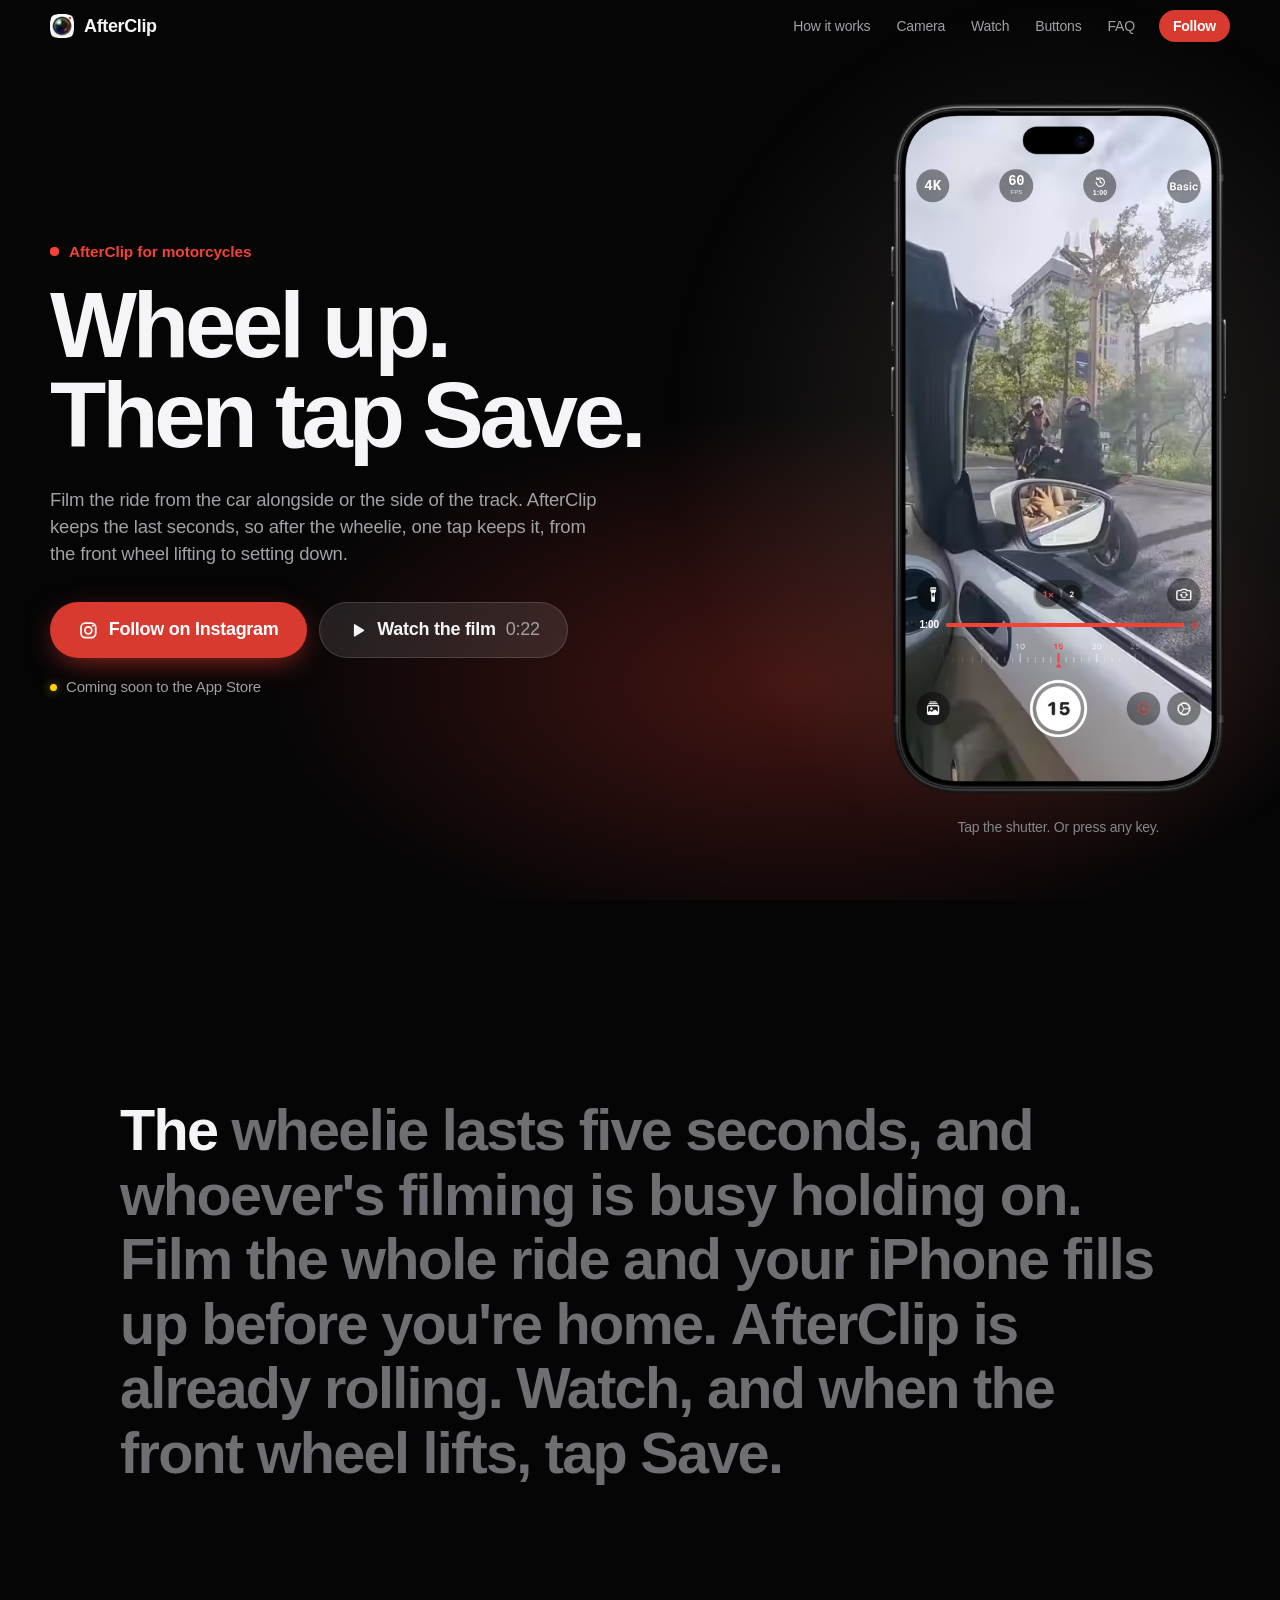
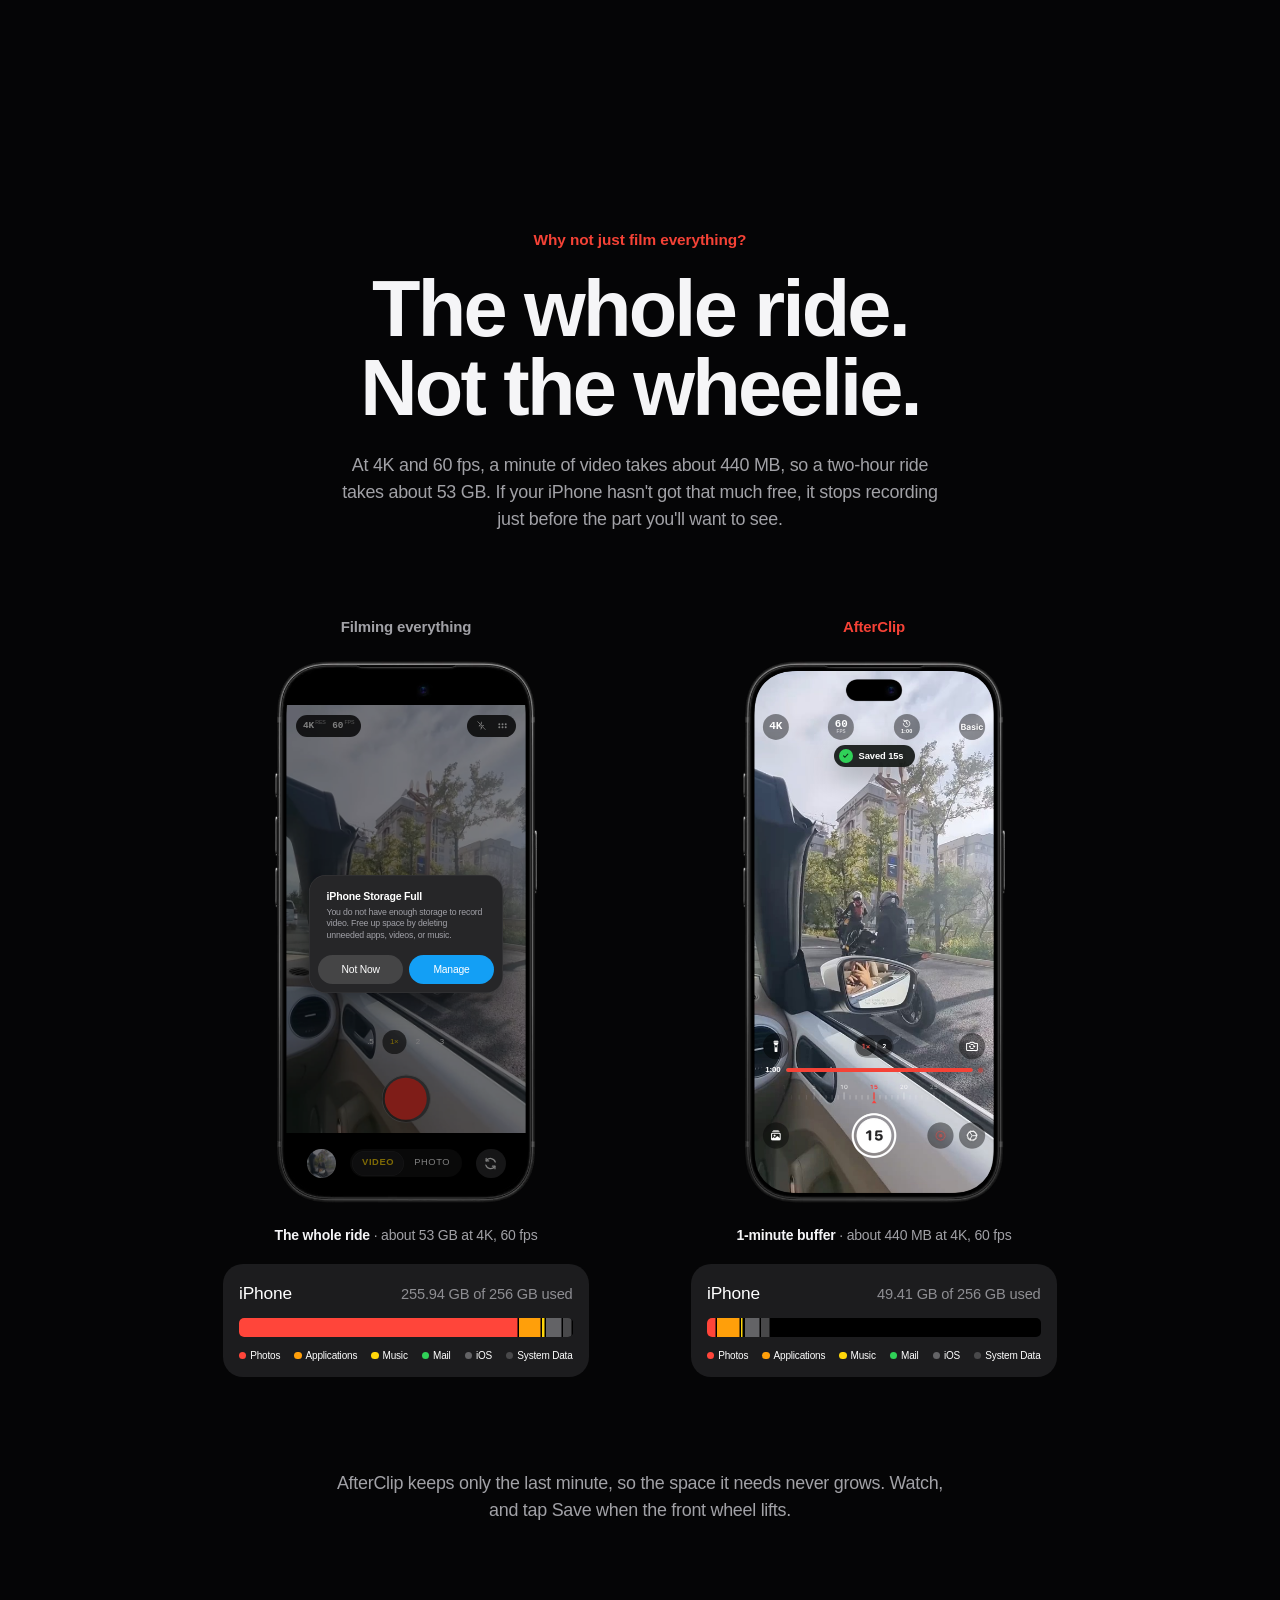
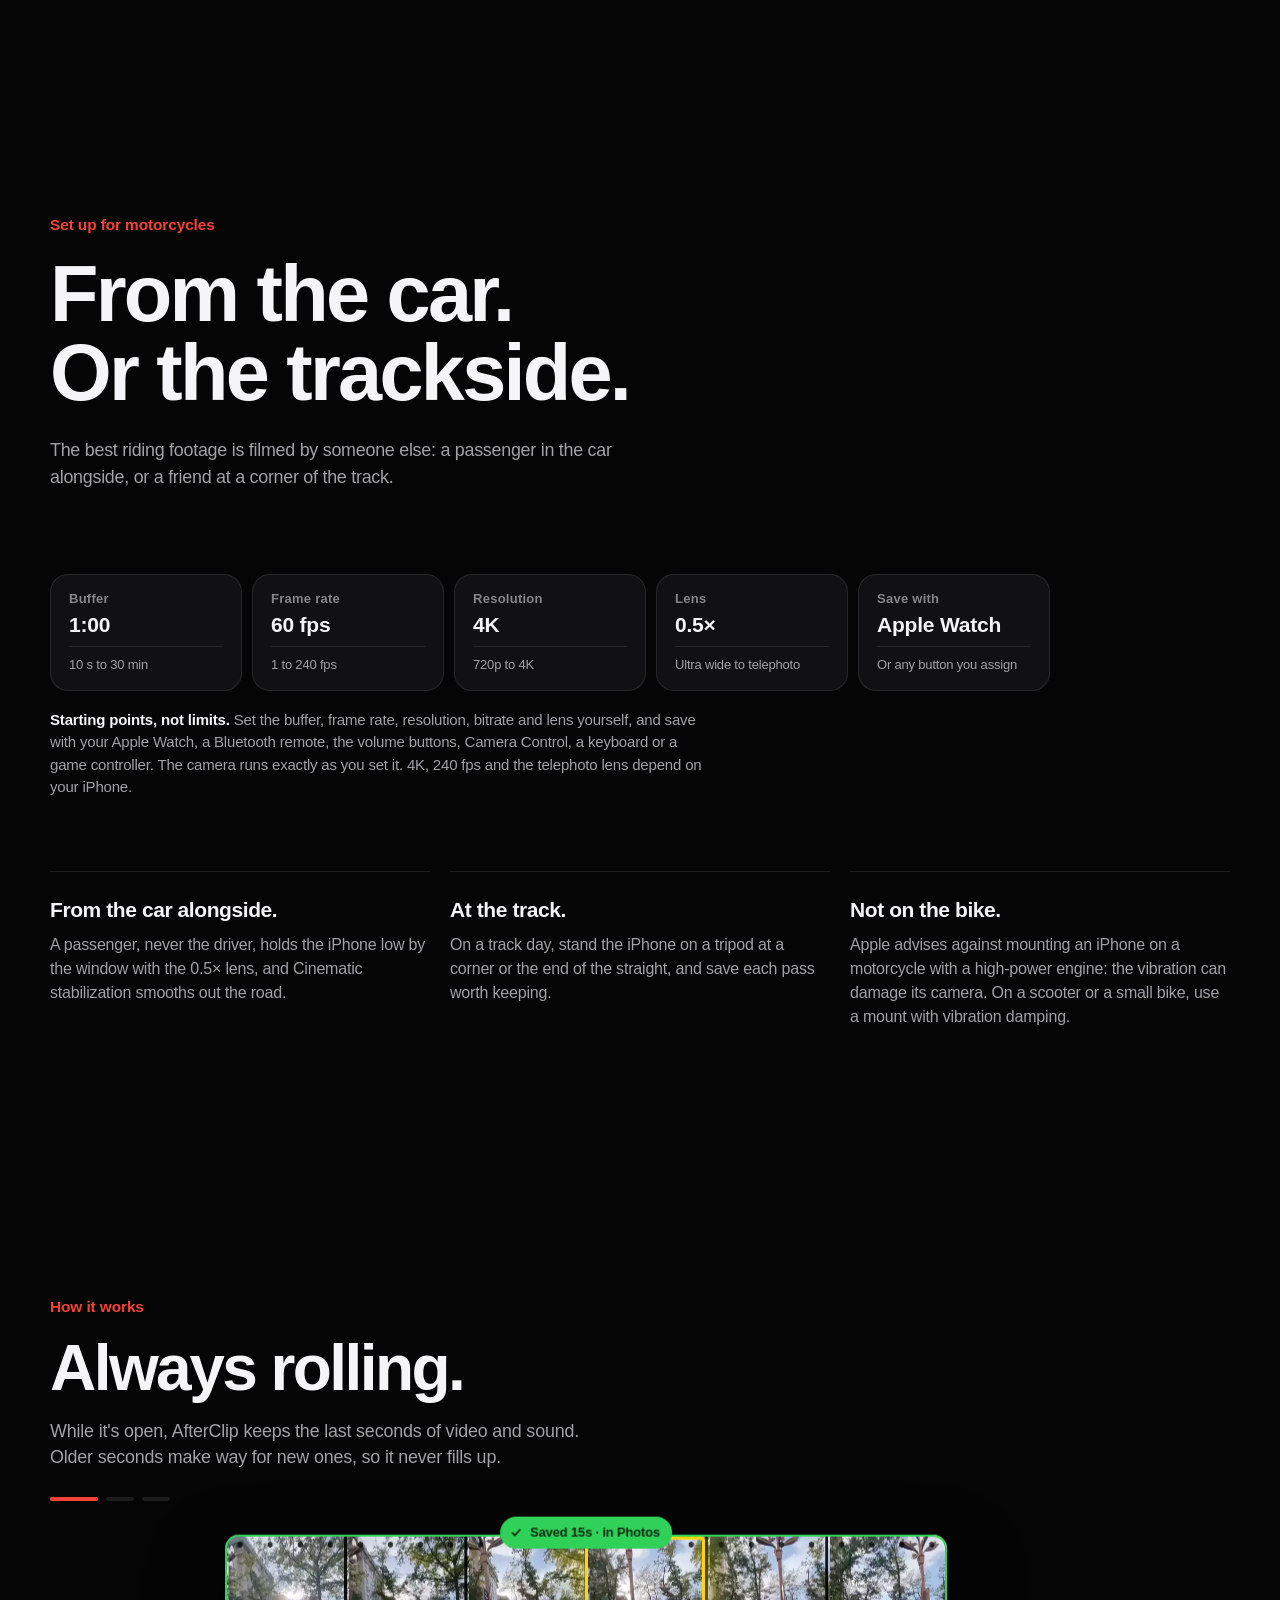
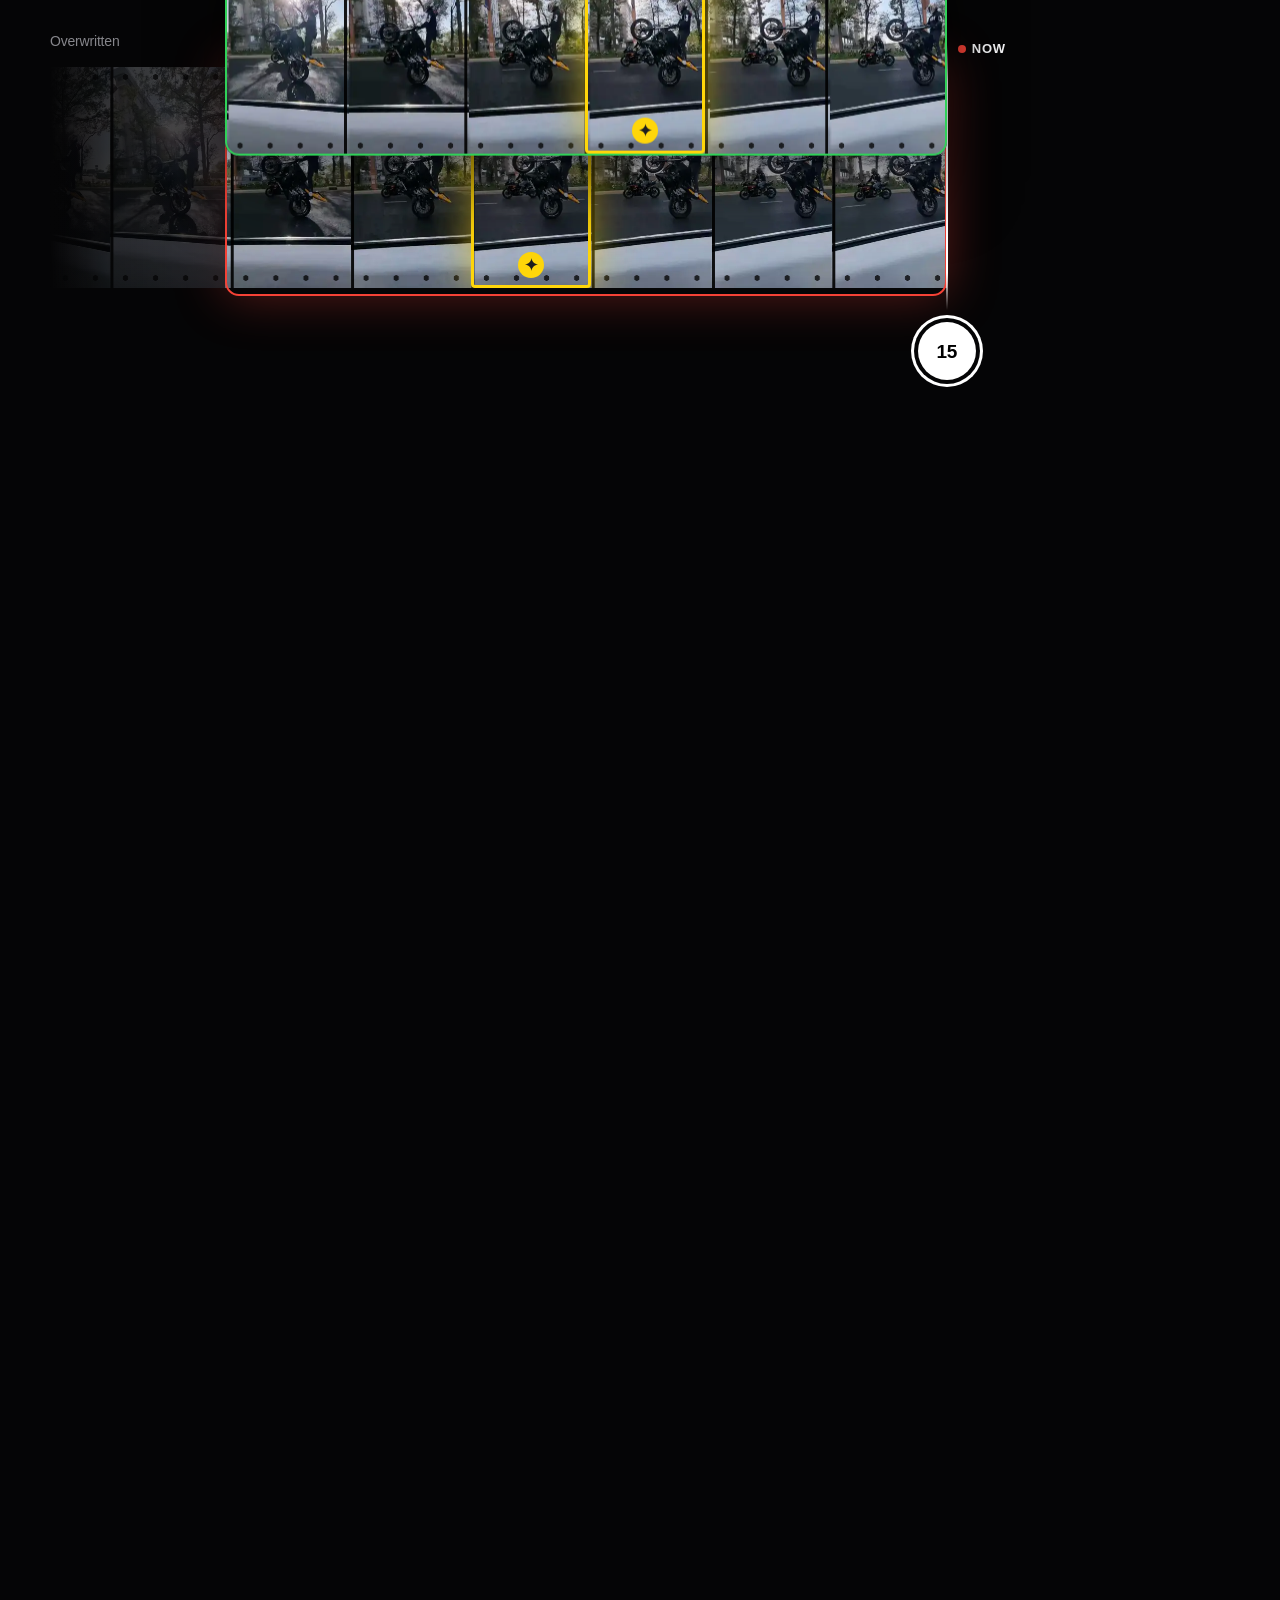
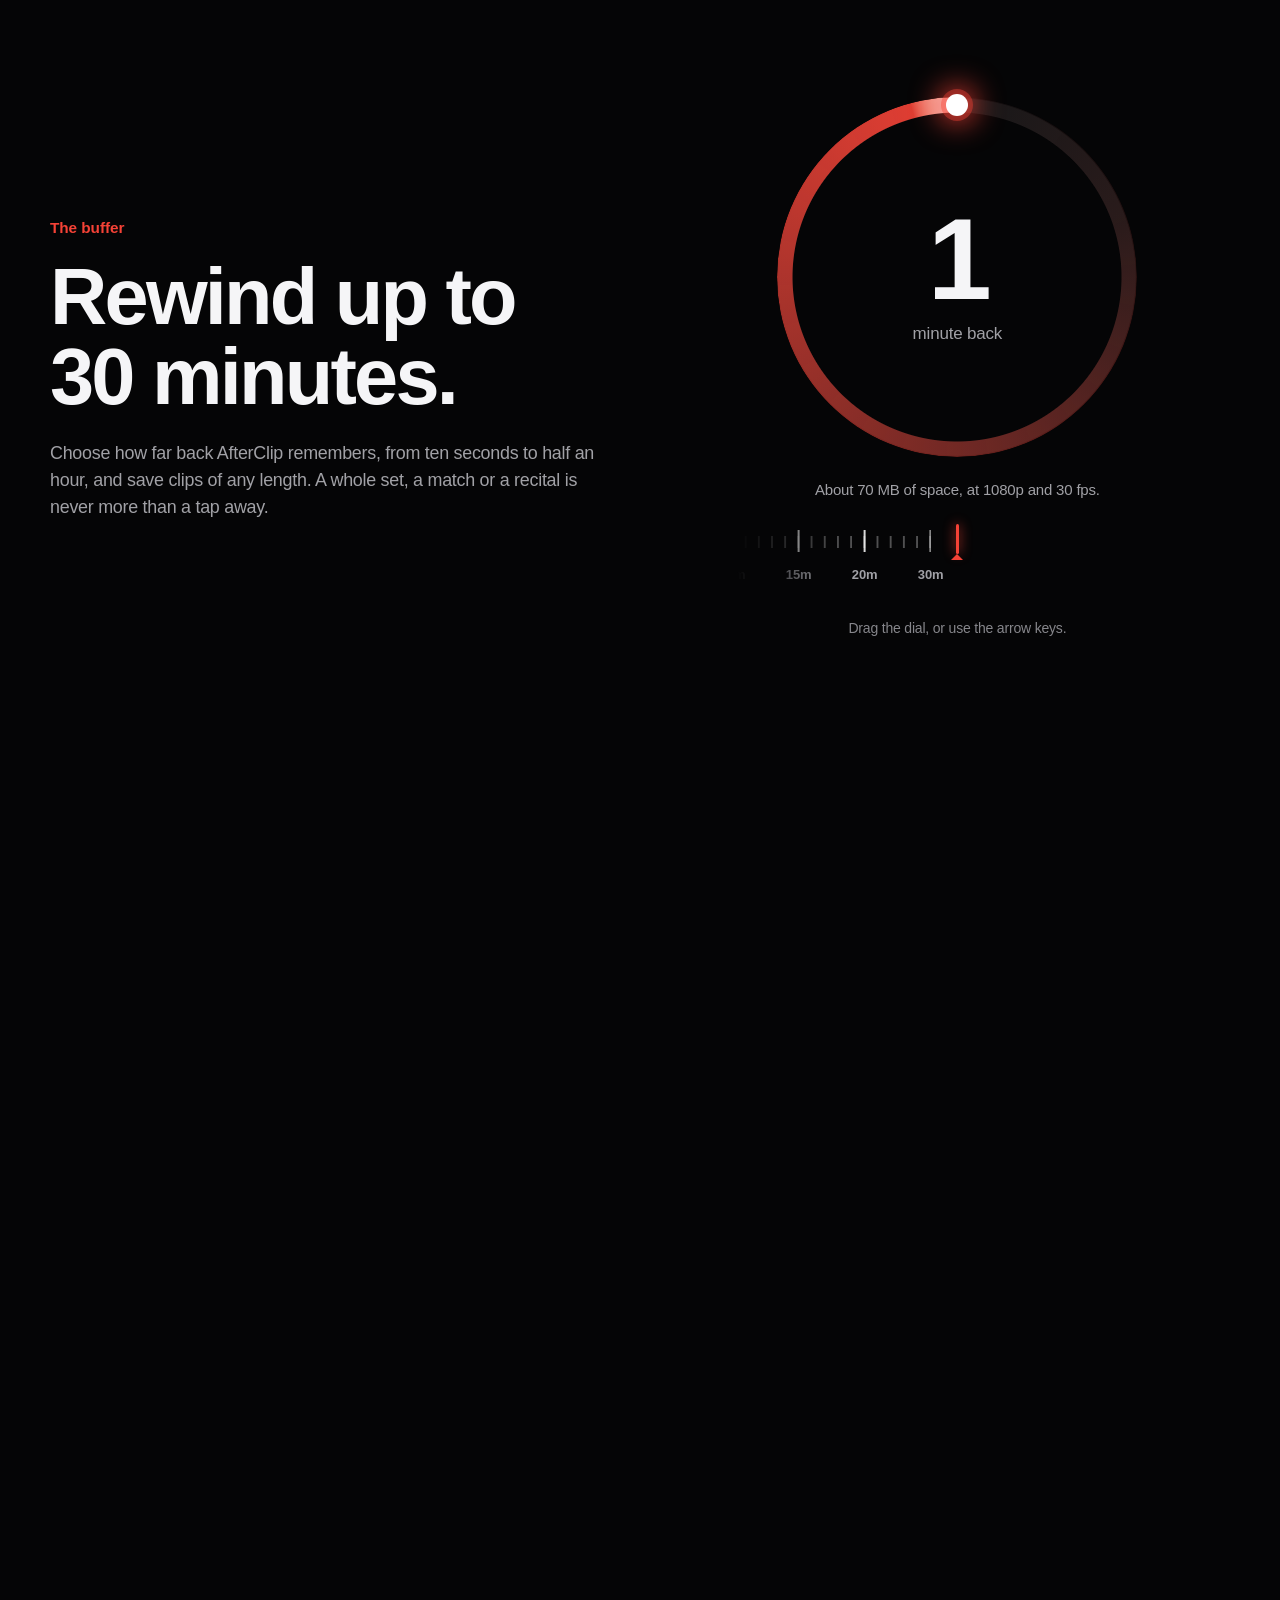
<file: motorcycle/index.html>
<!doctype html>
<html lang="en">
<head>
  <meta charset="utf-8">
  <meta name="viewport" content="width=device-width, initial-scale=1, viewport-fit=cover">
  <title>AfterClip for motorcycles: save the wheelie after it happens</title>
  <meta name="description" content="Film rides and track days on iPhone without filling it up. AfterClip keeps the last seconds, so after the wheelie or the pass worth seeing, a tap on Save keeps it, start to finish.">
  <meta name="theme-color" content="#050506">
  <meta name="color-scheme" content="dark">
  <meta name="robots" content="index, follow, max-image-preview:large">
  <!-- Google Search Console owns the site through this; keep it, or it stops. -->
  <meta name="google-site-verification" content="yiXoZvbWytEb5aJO4Kf4C_b6ZOg4UcNelSuk_G61BUY">
  <link rel="canonical" href="https://stratomediagroupltd.github.io/afterclip/motorcycle/">
  <link rel="icon" href="../assets/img/icon-32.png" sizes="32x32">
  <link rel="icon" href="../assets/img/icon-64.png" sizes="64x64">
  <link rel="apple-touch-icon" href="../assets/img/icon-180.png">
  <!-- Smart App Banner on iPhone: put the app's Apple ID here once it has one. -->
  <!-- <meta name="apple-itunes-app" content="app-id={{APP_ID}}"> -->
  <meta property="og:type" content="website">
  <meta property="og:site_name" content="AfterClip">
  <meta property="og:title" content="AfterClip for motorcycles: save the wheelie after it happens">
  <meta property="og:description" content="Film rides and track days on iPhone without filling it up. AfterClip keeps the last seconds, so after the wheelie or the pass worth seeing, a tap on Save keeps it, start to finish.">
  <!-- Link previews need absolute URLs: https://stratomediagroupltd.github.io/afterclip/ is where the site lives,
       e.g. https://yourname.github.io/afterclip/ -->
  <meta property="og:url" content="https://stratomediagroupltd.github.io/afterclip/motorcycle/">
  <meta property="og:image" content="https://stratomediagroupltd.github.io/afterclip/assets/img/og.jpg">
  <meta property="og:image:width" content="1200">
  <meta property="og:image:height" content="630">
  <meta name="twitter:card" content="summary_large_image">
  <meta name="twitter:title" content="AfterClip for motorcycles: save the wheelie after it happens">
  <meta name="twitter:description" content="Film rides and track days on iPhone without filling it up. AfterClip keeps the last seconds, so after the wheelie or the pass worth seeing, a tap on Save keeps it, start to finish.">
  <meta name="twitter:image" content="https://stratomediagroupltd.github.io/afterclip/assets/img/og.jpg">
  <link rel="preload" as="image" type="image/webp" fetchpriority="high"
        imagesrcset="../assets/img/frame-iphone-480.webp 480w, ../assets/img/frame-iphone-600.webp 600w, ../assets/img/frame-iphone.webp 978w" imagesizes="(max-width: 599px) 62vw, (max-width: 899px) 40vw, 400px">
  <!-- The screen's UI downloads early too: without it, PageSpeed's phone paints the frame later. -->
  <link rel="preload" as="image" type="image/webp"
        imagesrcset="../assets/img/hud-match-480.webp 480w, ../assets/img/hud-match-600.webp 600w, ../assets/img/hud-match.webp 880w" imagesizes="(max-width: 599px) 62vw, (max-width: 899px) 40vw, 400px">
  <script>
    // Motion and reveals switch on only once the site script is known to run;
    // if it never arrives, everything shows as plain, finished content.
    const root = document.documentElement;
    root.classList.add("js");
    // A jump to a section (a link to #faq, or arriving with one) lays every
    // section out first: until they come near, those below the fold only
    // guess their height, and the jump would land off by the difference.
    const layOutAll = () => root.classList.add("is-whole");
    if (location.hash) {
      layOutAll();
      // Firefox goes to the section before the last styles are in, and the
      // page they shorten leaves it elsewhere: once they are, it goes again,
      // unless the visitor has started moving around by then.
      let moved = false;
      const VISITOR_INPUT = ["wheel", "touchstart", "keydown", "pointerdown"];
      const noteMoved = () => { moved = true; };
      VISITOR_INPUT.forEach((type) => addEventListener(type, noteMoved, { once: true, passive: true }));
      const goAgain = () => {
        VISITOR_INPUT.forEach((type) => removeEventListener(type, noteMoved));
        const target = document.getElementById(decodeURIComponent(location.hash.slice(1)));
        if (target && !moved) target.scrollIntoView({ behavior: "instant" });
      };
      // The styles that load without holding up the first paint can arrive
      // after the page has: wait for them (for up to about three seconds).
      const STYLE_WAIT_FRAMES = 180;
      const whenStyled = (frames) => {
        const late = document.querySelector('link[href$="features.css"]');
        if (!late || late.sheet || frames === 0) goAgain();
        else requestAnimationFrame(() => whenStyled(frames - 1));
      };
      addEventListener("load", () => whenStyled(STYLE_WAIT_FRAMES), { once: true });
    }
    addEventListener("hashchange", layOutAll);
    addEventListener("click", (event) => {
      const link = event.target.closest?.("a[href*='#']");
      if (link && link.hash && link.pathname === location.pathname) layOutAll();
    }, { capture: true });
    // The page's height unit (--vh, in the CSS): a hundredth of the screen's
    // height. On a phone or tablet it changes only on a real resize, such as
    // a rotation. A browser's toolbar sliding in or out while you scroll
    // leaves it alone, or the page would relayout under your finger. When it
    // does change, the part of the page you're reading stays where it is.
    const TOOLBAR_PX = 160;
    const touch = matchMedia("(pointer: coarse)");
    const stage = { width: 0, height: 0 };
    // What you're reading: inside the pinned tape, how far through it you are;
    // anywhere else, the first heading, paragraph or picture on the screen.
    const readingPlace = () => {
      if (scrollY === 0) return null;
      const scene = [...document.querySelectorAll(".how")].find((element) => {
        const box = element.getBoundingClientRect();
        return box.top <= 0 && box.bottom > 0;
      });
      if (scene) {
        const box = scene.getBoundingClientRect();
        return { part: scene, share: -box.top / box.height };
      }
      const part = [...document.querySelectorAll("main :is(h1, h2, h3, p, li, figure), footer")].find((element) => {
        const box = element.getBoundingClientRect();
        return box.height > 0 && box.top >= 0; // Hidden ones measure 0 × 0 at the top.
      });
      return part ? { part, top: part.getBoundingClientRect().top } : null;
    };
    // Noted when scrolling stops, so a resize can put it back from before the
    // text re-wrapped to the new width.
    let place = null;
    let noteTimer = 0;
    addEventListener("scroll", () => {
      clearTimeout(noteTimer);
      place = undefined; // Still scrolling: a resize now measures the place afresh.
      noteTimer = setTimeout(() => { place = readingPlace(); }, 150);
    }, { passive: true });
    const setStage = () => {
      const { innerWidth: width, innerHeight: height } = window;
      if (width === stage.width && (height === stage.height || (touch.matches && Math.abs(height - stage.height) < TOOLBAR_PX))) return;
      if (place === undefined) place = readingPlace();
      stage.width = width;
      stage.height = height;
      root.style.setProperty("--vh", `${height / 100}px`);
      root.classList.toggle("is-tall", height >= 820);
      if (!place || !place.part.isConnected) return;
      const box = place.part.getBoundingClientRect();
      const moved = "share" in place ? box.top + place.share * box.height : box.top - place.top;
      scrollBy({ top: moved, behavior: "instant" });
    };
    setStage();
    addEventListener("resize", setStage);
    const plain = () => { if (!window.__afterclip) root.classList.remove("js"); };
    // None of the script is needed to draw the page, so it loads after the
    // page has (or after 2.5 s on a slow connection, whichever comes first).
    let started = false;
    // Visits are counted by Cloudflare Web Analytics: no cookies, nothing kept
    // on the device. It stays off until its token replaces the placeholder,
    // and on a copy of the site served from this computer.
    const countVisit = () => {
      const token = "fb46847f3f8a47828e1d68c609162889";
      if (token.startsWith("{") || ["localhost", "127.0.0.1"].includes(location.hostname)) return;
      const beacon = document.createElement("script");
      beacon.defer = true;
      beacon.src = "https://static.cloudflareinsights.com/beacon.min.js";
      beacon.dataset.cfBeacon = JSON.stringify({ token });
      document.head.append(beacon);
    };
    const start = () => {
      if (started) return;
      started = true;
      import("../assets/js/main.js").catch(plain);
      countVisit();
    };
    addEventListener("load", start, { once: true });
    setTimeout(start, 2500);
    setTimeout(plain, 8000);
  </script>
  <style>
@property --accent {
syntax: "<color>";
inherits: true;
initial-value: #f54236;
}
:root {
--accent: #f54236;
--on-accent: #fff;
--accent-ink: var(--accent);
--bg: #050506;
--surface: #111113;
--surface-2: #1c1c1f;
--line: rgb(255 255 255 / 0.09);
--text: #f5f5f7;
--muted: #a1a1a6;
--faint: #86868b;
--green: #30d158;
--yellow: #ffd60a;
--glass: rgb(16 16 18 / 0.68);
--font: -apple-system, BlinkMacSystemFont, "SF Pro Display", "SF Pro Text", "Inter", "Segoe UI", Roboto, "Helvetica Neue", Arial, sans-serif;
--font-round: ui-rounded, "SF Pro Rounded", -apple-system, BlinkMacSystemFont, "Segoe UI", sans-serif;
--font-mono: ui-monospace, "SF Mono", "SFMono-Regular", Menlo, Consolas, monospace;
--ease: cubic-bezier(0.16, 1, 0.3, 1);
--ease-in-out: cubic-bezier(0.65, 0, 0.35, 1);
--spring: linear(0, 0.006, 0.025 2.8%, 0.101 6.1%, 0.539 18.9%, 0.721 25.3%, 0.849 31.5%, 0.937 38.1%, 0.968 41.8%, 0.991 45.7%, 1.006 50.1%, 1.015 55%, 1.017 63.9%, 1.001 85.8%, 1);
--wrap: min(1180px, 100% - 48px);
--nav-h: 52px;
color-scheme: dark;
transition: --accent 0.6s var(--ease);
}
*, *::before, *::after { box-sizing: border-box; }
html { -webkit-text-size-adjust: 100%; text-size-adjust: 100%; }
@media (prefers-reduced-motion: no-preference) {
html { scroll-behavior: smooth; }
}
body {
margin: 0;
background: var(--bg);
color: var(--text);
font: 400 17px/1.5 var(--font);
letter-spacing: -0.011em;
-webkit-font-smoothing: antialiased;
-moz-osx-font-smoothing: grayscale;
text-rendering: optimizeLegibility;
overflow-x: clip;
}
img, video, canvas, svg { display: block; max-width: 100%; }
img, video { height: auto; }
button { font: inherit; color: inherit; background: none; border: 0; padding: 0; cursor: pointer; }
a { color: inherit; }
h1, h2, h3, p, ul, ol, dl, dd, figure { margin: 0; }
ul, ol { padding: 0; list-style: none; }
::selection { background: color-mix(in srgb, var(--accent) 45%, transparent); }
:focus-visible { outline: 3px solid color-mix(in srgb, var(--accent) 80%, white); outline-offset: 3px; border-radius: 8px; }
.visually-hidden {
position: absolute !important; width: 1px; height: 1px; padding: 0; margin: -1px;
overflow: hidden; clip: rect(0 0 0 0); white-space: nowrap; border: 0;
}
.sprite { position: absolute; width: 0; height: 0; overflow: hidden; }
.ico { width: 1.15em; height: 1.15em; flex: none; fill: currentColor; }
.wrap { width: var(--wrap); margin-inline: auto; }
.iphone, .awatch, .watches, .hero__device, .specs__device, .duel, .storage, .tape, .ring, .dial,
.merge, .devices, .keycap, .btn, .nav, .dock, .toast, .flyclip, .film__inner, .finale__icon, .privacy__lock, .zeros dd {
-webkit-user-select: none; user-select: none;
-webkit-touch-callout: none;
}
img { -webkit-user-drag: none; }
.skip {
position: fixed; left: 16px; top: -60px; z-index: 100;
padding: 10px 16px; border-radius: 12px; background: var(--text); color: var(--bg);
font-weight: 600; text-decoration: none; transition: top 0.2s;
}
.skip:focus { top: 12px; }
.eyebrow {
display: inline-flex; align-items: center; gap: 10px;
margin-bottom: 18px;
color: var(--accent-ink);
font-size: clamp(15px, 1.2vw, 18px); font-weight: 600; letter-spacing: -0.005em;
}
.title {
font-size: clamp(40px, 6.2vw, 92px);
font-weight: 700; line-height: 1.0; letter-spacing: -0.035em;
text-wrap: balance;
}
.title--center { text-align: center; }
.body {
max-width: 34em;
margin-top: 24px;
color: var(--muted);
font-size: clamp(17px, 1.4vw, 21px); line-height: 1.5; letter-spacing: -0.015em;
text-wrap: pretty;
}
.body strong { color: var(--text); font-weight: 600; }
.body a { color: var(--text); text-underline-offset: 3px; }
.body--center { margin-inline: auto; text-align: center; }
.hint { color: var(--faint); font-size: 14px; }
.rec-dot { position: relative; width: 9px; height: 9px; border-radius: 50%; background: var(--accent); }
.rec-dot::after {
content: ""; position: absolute; inset: 0; border-radius: 50%;
background: var(--accent);
}
.is-live .rec-dot::after { animation: rec 1.6s ease-out infinite; }
@keyframes rec {
from { transform: scale(1); opacity: 0.6; }
70%, to { transform: scale(3); opacity: 0; }
}
.btn {
--btn-bg: color-mix(in srgb, var(--accent) 88%, #000);
position: relative;
display: inline-flex; align-items: center; justify-content: center; gap: 10px;
height: 48px; padding: 0 24px;
border-radius: 999px;
background: var(--btn-bg);
color: var(--on-accent);
font-size: 17px; font-weight: 600; letter-spacing: -0.015em;
text-decoration: none; white-space: nowrap;
box-shadow: 0 8px 30px -8px color-mix(in srgb, var(--accent) 70%, transparent);
transition: transform 0.5s var(--spring), box-shadow 0.3s, background-color 0.3s;
}
.btn:hover { transform: translateY(-1px) scale(1.02); box-shadow: 0 14px 40px -8px color-mix(in srgb, var(--accent) 80%, transparent); }
.btn:active { transform: scale(0.97); transition-duration: 0.12s; }
.btn--sm { height: 32px; padding: 0 14px; font-size: 14px; box-shadow: none; }
.btn--lg { height: 56px; padding: 0 28px; font-size: 18px; }
.btn--ghost {
--btn-bg: rgb(255 255 255 / 0.1);
color: var(--text);
box-shadow: inset 0 0 0 1px rgb(255 255 255 / 0.14);
}
.btn--ghost:hover { --btn-bg: rgb(255 255 255 / 0.16); box-shadow: inset 0 0 0 1px rgb(255 255 255 / 0.22); }
.btn__meta { color: var(--muted); font-weight: 500; font-variant-numeric: tabular-nums; }
.arrow-link {
display: inline-flex; align-items: center; gap: 4px;
color: var(--accent-ink); font-weight: 600; text-decoration: none;
}
.arrow-link .ico { transition: transform 0.4s var(--spring); }
.arrow-link:hover .ico { transform: translateX(4px); }
.nav {
position: fixed; inset: 0 0 auto; z-index: 50;
height: var(--nav-h);
transition: background-color 0.4s, box-shadow 0.4s;
}
.nav.is-scrolled {
background: var(--glass);
-webkit-backdrop-filter: saturate(160%) blur(16px); backdrop-filter: saturate(160%) blur(16px);
box-shadow: 0 1px 0 var(--line);
}
.nav__inner {
width: var(--wrap); height: 100%; margin-inline: auto;
display: flex; align-items: center; gap: 24px;
}
.nav__brand {
display: inline-flex; align-items: center; gap: 10px; margin-right: auto;
font-size: 18px; font-weight: 650; letter-spacing: -0.02em; text-decoration: none;
}
.nav__brand img { border-radius: 6px; }
.nav__links { display: flex; gap: 26px; }
.nav__links a {
position: relative;
color: var(--muted); font-size: 14px; text-decoration: none;
transition: color 0.25s;
}
.nav__links a:hover, .nav__links a[aria-current="true"] { color: var(--text); }
.nav__links a[aria-current="true"]::after {
content: ""; position: absolute; left: 0; right: 0; bottom: -6px; height: 2px; border-radius: 2px;
background: var(--accent);
}
@media (max-width: 760px) {
.nav__links { display: none; }
}
.js [data-reveal] {
opacity: 0;
transform: translate3d(0, 28px, 0);
transition: opacity 0.9s var(--ease) var(--d, 0ms), transform 1.1s var(--ease) var(--d, 0ms);
}
.js [data-reveal].is-in { opacity: 1; transform: none; }
.js [data-wipe] .line { display: block; overflow: clip; padding-bottom: 0.1em; margin-bottom: -0.1em; }
.js [data-wipe] .line > span {
display: block;
transform: translate3d(0, 108%, 0);
transition: transform 1.15s var(--ease) calc(var(--i, 0) * 90ms);
}
.js [data-wipe].is-in .line > span { transform: none; }
.is-live .float { animation: float 7s ease-in-out infinite alternate; }
.is-live .float--slow { animation-duration: 9s; animation-delay: -3s; }
.float.is-away { animation-play-state: paused; }
@keyframes float {
from { transform: translate3d(0, -7px, 0); }
to { transform: translate3d(0, 7px, 0); }
}
.toast {
display: inline-flex; align-items: center; gap: 0.62em;
padding: 0.5em 1.15em 0.5em 0.62em;
border-radius: 999px;
background: rgb(18 22 20 / 0.92);
color: #fff;
font-weight: 600; letter-spacing: -0.01em; white-space: nowrap;
box-shadow: 0 10px 30px rgb(0 0 0 / 0.35);
}
.toast__check {
display: grid; place-items: center;
width: 1.5em; height: 1.5em; border-radius: 50%;
background: var(--green); color: #0b2a14;
}
.toast__check .ico { width: 1em; height: 1em; }
.toast__meta { color: rgb(255 255 255 / 0.55); font-weight: 500; }
.global-toasts {
position: fixed; left: 50%; top: calc(var(--nav-h) + 14px); z-index: 60;
display: grid; justify-items: center; gap: 8px;
transform: translateX(-50%);
font-size: 15px;
pointer-events: none;
}
html:not(.js) [data-film-open] { display: none; }
.film {
width: 100vw; height: 100vh; height: 100dvh; max-width: none; max-height: none;
margin: 0; padding: 0; border: 0;
background: transparent; color: #fff;
}
.film[open] { display: grid; place-items: center; }
.film::backdrop { background: rgb(0 0 0 / 0.86); -webkit-backdrop-filter: blur(14px); backdrop-filter: blur(14px); }
.film__inner {
position: relative;
height: min(88dvh, 960px); aspect-ratio: 9 / 16; max-width: 92vw;
animation: film-in 0.6s var(--ease);
}
.film__video { width: 100%; height: 100%; border-radius: 26px; background: #000; object-fit: cover; }
.film__close {
position: absolute; top: 0; left: calc(100% + 14px);
display: grid; place-items: center;
width: 44px; height: 44px; border-radius: 50%;
background: rgb(255 255 255 / 0.14);
transition: background-color 0.2s;
}
.film__close:hover { background: rgb(255 255 255 / 0.24); }
@media (max-width: 640px) {
.film__close { left: auto; right: 10px; top: 10px; background: rgb(0 0 0 / 0.5); }
}
@keyframes film-in {
from { opacity: 0; transform: translateY(24px) scale(0.96); }
}
.footer {
position: relative;
padding: 40px 0 calc(40px + env(safe-area-inset-bottom));
border-top: 1px solid var(--line);
color: var(--faint);
font-size: 13px;
}
.footer__inner { display: grid; grid-template-columns: auto 1fr; gap: 14px 32px; align-items: center; }
.footer__brand { display: inline-flex; align-items: center; gap: 8px; color: var(--text); font-weight: 600; font-size: 15px; }
.footer__brand img { border-radius: 5px; }
.footer nav { display: flex; flex-wrap: wrap; gap: 8px 24px; justify-content: end; }
.footer nav a { text-decoration: none; transition: color 0.2s; }
.footer nav a:hover, .footer nav a[aria-current="page"] { color: var(--text); }
.footer__legal { grid-column: 1 / -1; max-width: 70em; }
@media (max-width: 640px) {
.footer__inner { grid-template-columns: 1fr; }
.footer nav { justify-content: start; }
}
@media (prefers-reduced-motion: reduce) {
*, *::before, *::after {
animation-duration: 0.01ms !important;
animation-iteration-count: 1 !important;
transition-duration: 0.01ms !important;
}
.js [data-reveal], .js [data-wipe] .line > span { transform: none; }
}
  </style>
  <style>
.section { position: relative; padding: clamp(110px, var(--vh, 1vh) * 16, 190px) 0; scroll-margin-top: var(--nav-h); }
.section__head { margin-bottom: clamp(48px, 7vw, 84px); }
.section__head--center { text-align: center; }
.section__head--center .body { margin-inline: auto; }
.split {
display: grid; grid-template-columns: minmax(0, 1fr) minmax(0, 1fr);
align-items: center; gap: clamp(40px, 7vw, 110px);
}
.split--flip .split__copy { order: 2; }
@media (max-width: 900px) {
.split { grid-template-columns: minmax(0, 1fr); }
.split--flip .split__copy { order: 0; }
}
.ticks { display: grid; gap: 12px; margin-top: 30px; }
.ticks li { display: flex; gap: 12px; align-items: baseline; font-size: 17px; }
.ticks li::before {
content: ""; flex: none; width: 7px; height: 7px; border-radius: 50%; translate: 0 -2px;
background: var(--accent); box-shadow: 0 0 10px var(--accent);
}
.iphone {
--pw: 300px;
position: relative;
width: var(--pw); aspect-ratio: 978 / 2000;
flex: none;
}
.iphone__screen {
position: absolute; left: 5.317%; top: 2.5%; width: 89.366%; height: 95%;
overflow: hidden; border-radius: 16% / 7.37%;
background: #000;
container-type: inline-size;
}
.iphone__screen > picture, .iphone__screen > picture img, .iphone__video {
position: absolute; inset: 0; width: 100%; height: 100%; object-fit: cover;
}
.iphone__frame, .iphone__frame img { position: absolute; inset: 0; width: 100%; height: 100%; pointer-events: none; }
.awatch { position: relative; width: var(--ww, 300px); aspect-ratio: 560 / 880; flex: none; }
.awatch__screen {
position: absolute; left: 12.857%; top: 21.818%; width: 74.286%; height: 56.364%;
overflow: hidden; border-radius: 24% / 20.2%;
background: #000;
container-type: inline-size;
}
.awatch__screen picture, .awatch__screen picture img { position: absolute; inset: 0; width: 100%; height: 100%; }
.awatch__frame, .awatch__frame img { position: absolute; inset: 0; width: 100%; height: 100%; pointer-events: none; }
.hero { position: relative; }
.hero__stage {
position: relative;
min-height: calc(var(--vh, 1vh) * 100);
display: grid; grid-template-columns: minmax(0, 1fr) auto; align-items: center;
gap: clamp(32px, 6vw, 110px);
padding: calc(var(--nav-h) + 24px) max(24px, (100% - 1180px) / 2) 40px;
overflow: clip;
}
.hero__stage::after {
content: ""; position: absolute; inset: 0; z-index: -1;
background: radial-gradient(42% 30% at 62% 76%, color-mix(in srgb, var(--accent) 26%, transparent), transparent);
pointer-events: none;
}
.hero__copy { position: relative; z-index: 2; }
.hero__title {
font-size: clamp(50px, 7.2vw, 116px);
font-weight: 700; line-height: 0.98; letter-spacing: -0.045em;
}
.hero__title .line { display: block; overflow: clip; padding-bottom: 0.08em; margin-bottom: -0.08em; }
.hero__title .line > span { display: block; }
.hero__lede { max-width: 30em; margin-top: 26px; color: var(--muted); font-size: clamp(17px, 1.45vw, 22px); line-height: 1.45; text-wrap: pretty; }
.hero__ctas { display: flex; flex-wrap: wrap; gap: 12px; margin-top: 34px; }
.hero__soon { display: inline-flex; align-items: center; gap: 9px; margin-top: 18px; color: var(--muted); font-size: 15px; font-weight: 500; }
.hero__soon-dot { width: 7px; height: 7px; border-radius: 50%; background: var(--yellow); box-shadow: 0 0 10px color-mix(in srgb, var(--yellow) 60%, transparent); }
.hero__device { position: relative; display: grid; justify-items: center; gap: 18px; z-index: 1; }
.hero__device .iphone { --pw: calc(min(var(--vh, 1vh) * 78, 800px) * 0.489); }
.hero__device::before {
content: ""; position: absolute; left: 50%; top: 46%; z-index: -1;
width: 230%; height: 120%;
transform: translate(-50%, -50%);
background: radial-gradient(closest-side, rgb(214 192 168 / 0.16), transparent);
pointer-events: none;
}
.hero__hint { color: var(--faint); font-size: 14px; }
@keyframes hero-rise { from { transform: translate3d(0, 106%, 0); } }
.js .hero__title .line > span { animation: hero-rise 0.9s var(--ease) both; }
.js .hero__title .line:nth-child(2) > span { animation-delay: 0.07s; }
@media (max-width: 899px) {
.hero__stage {
grid-template-columns: 1fr; grid-template-rows: auto auto;
align-content: start; justify-items: center; gap: 30px;
padding-top: calc(var(--nav-h) + 18px); padding-bottom: 18px;
text-align: center;
}
.hero__copy .eyebrow { margin-bottom: 12px; }
.hero__title { font-size: clamp(42px, 11.5vw, 72px); }
.hero__lede { display: none; }
.hero__ctas { justify-content: center; margin-top: 20px; }
.hero__ctas .btn--lg { height: 48px; padding: 0 20px; font-size: 16px; }
.hero__soon { margin-top: 12px; font-size: 14px; }
.hero__device .iphone { --pw: min(calc(min(var(--vh, 1vh) * 62, 620px) * 0.489), 70vw); }
.hero__hint { display: none; }
}
@media (max-width: 899px) {
.is-tall .hero__lede { display: block; margin-inline: auto; margin-top: 16px; font-size: 17px; }
}
.iphone__hud { pointer-events: none; }
.toasts {
position: absolute; left: 0; right: 0; top: 14.2%; z-index: 3;
display: grid; justify-items: center; gap: 1.6cqi;
font-size: 3.9cqi;
pointer-events: none;
}
.toasts .toast { padding: 1.6cqi 4.6cqi 1.6cqi 2.2cqi; gap: 2.3cqi; }
.shutter-hit, .shutter-ring {
position: absolute; left: 50%; top: 89%; z-index: 4;
width: 19.5%; aspect-ratio: 1;
border-radius: 50%;
transform: translate(-50%, -50%);
}
.shutter-hit { -webkit-tap-highlight-color: transparent; }
.shutter-hit:active { background: rgb(0 0 0 / 0.12); }
.shutter-ring { pointer-events: none; box-shadow: 0 0 0 0.9cqi var(--accent), 0 0 6cqi var(--accent); opacity: 0; }
.flyclip {
position: absolute; z-index: 5;
width: 112px; padding: 6px 6px 10px;
border-radius: 16px;
background: rgb(28 28 30 / 0.96);
box-shadow: 0 24px 60px rgb(0 0 0 / 0.5), inset 0 0 0 1px rgb(255 255 255 / 0.1);
pointer-events: none;
}
.flyclip video { width: 100%; aspect-ratio: 9 / 16; border-radius: 11px; object-fit: cover; background: #000; }
.flyclip p { margin-top: 8px; color: #fff; font-size: 12px; font-weight: 600; line-height: 1.25; text-align: center; }
.flyclip p span { display: block; color: rgb(255 255 255 / 0.55); font-weight: 500; }
.manifesto { padding: clamp(120px, var(--vh, 1vh) * 22, 240px) 0; }
.manifesto__text {
width: var(--wrap); max-width: 1040px; margin-inline: auto;
font-size: clamp(30px, 4.5vw, 66px); font-weight: 650; line-height: 1.12; letter-spacing: -0.03em;
text-wrap: pretty;
}
.manifesto__text strong { font-weight: 700; }
.js .manifesto__text .w { color: #6e6e73; transition: color 0.35s linear; }
.js .manifesto__text .w.is-lit { color: var(--text); }
.js .manifesto__text strong .w.is-lit { color: var(--accent); }
.how { position: relative; scroll-margin-top: 0; }
.js .how { height: calc(var(--vh, 1vh) * 220); }
.how__stage {
--gap: clamp(26px, var(--vh, 1vh) * 6, 70px);
display: flex; flex-direction: column; justify-content: center; gap: var(--gap);
padding: calc(var(--nav-h) + 30px) 0 50px;
overflow: clip;
}
.js .how__stage { position: sticky; top: 0; height: calc(var(--vh, 1vh) * 100); }
.how__head { position: relative; }
.how__steps { display: grid; gap: 28px; }
.js .how__steps { display: grid; grid-template-areas: "s"; gap: 0; }
.how__step h3 { font-size: clamp(36px, 5vw, 72px); font-weight: 700; line-height: 1.02; letter-spacing: -0.04em; }
.how__step p { max-width: 30em; margin-top: 16px; color: var(--muted); font-size: clamp(17px, 1.4vw, 21px); }
.js .how__step {
grid-area: s;
opacity: 0; transform: translateY(26px);
transition: opacity 0.6s var(--ease), transform 0.8s var(--ease);
pointer-events: none;
}
.js .how__step.is-on { opacity: 1; transform: none; pointer-events: auto; }
.how__dots { display: none; gap: 8px; margin-top: 26px; }
.js .how__dots { display: flex; }
.how__dots i { width: 28px; height: 4px; border-radius: 4px; background: var(--line); transition: background-color 0.4s, width 0.5s var(--ease); }
.how__dots i.is-on { width: 48px; background: var(--accent); }
.tape {
--fw: clamp(58px, 9.4vw, 132px);
--fh: calc(var(--fw) * 1.8333);
--win: 6;
--now: 0.76;
--top: 46px;
position: relative;
width: var(--wrap); margin-inline: auto;
height: calc(var(--fh) + var(--top) + 96px);
}
@media (max-width: 700px) { .tape { --win: 5; --now: 0.84; --top: 40px; } }
@supports (height: 100svh) {
.js .tape {
--fw: clamp(58px, min(9.4vw, (var(--vh, 1vh) * 100 - 533px) / 2.57), 132px);
margin-top: max(0px, var(--fh) * 0.4 + 78px - var(--top) - var(--gap));
}
}
.tape__rec {
position: absolute; left: 0; top: var(--top);
width: calc(100% * var(--now)); height: var(--fh);
overflow: hidden;
}
.tape__rec::after {
content: ""; position: absolute; left: 0; top: 0; bottom: 0; z-index: 2;
right: calc(var(--win) * var(--fw));
background: linear-gradient(90deg, var(--bg), rgb(5 5 6 / 0.78) 35%, rgb(5 5 6 / 0.7));
pointer-events: none;
}
.tape__film, .tape__clip-film {
background: url("../assets/img/strip.jpg") 0 0 / calc(var(--fw) * 26) 100% no-repeat;
background-image: image-set(url("../assets/img/strip.webp") type("image/webp"), url("../assets/img/strip.jpg") type("image/jpeg"));
}
.js .tape:not(.is-near) .tape__film, .js .tape:not(.is-near) .tape__clip-film { background-image: none; }
.tape__film {
position: absolute; left: 0; top: 0; height: 100%; width: calc(var(--fw) * 26);
will-change: transform;
}
.tape__film::before, .tape__clip-film::before {
content: ""; position: absolute; inset: 0;
background:
linear-gradient(90deg, rgb(0 0 0 / 0.9) 0 3px, transparent 3px) 0 0 / var(--fw) 100%,
radial-gradient(circle, rgb(0 0 0 / 0.75) 0 2.5px, transparent 3px) 0 4px / calc(var(--fw) / 4) 12px repeat-x,
radial-gradient(circle, rgb(0 0 0 / 0.75) 0 2.5px, transparent 3px) 0 calc(100% - 4px) / calc(var(--fw) / 4) 12px repeat-x;
}
.tape__clip-film::before {
background:
radial-gradient(circle, rgb(0 0 0 / 0.75) 0 2.5px, transparent 3px) 0 4px / calc(var(--fw) / 4) 12px repeat-x,
radial-gradient(circle, rgb(0 0 0 / 0.75) 0 2.5px, transparent 3px) 0 calc(100% - 4px) / calc(var(--fw) / 4) 12px repeat-x;
}
.tape__clip-film::after {
content: ""; position: absolute; top: 0; bottom: 0; z-index: 2;
left: calc(var(--fw) - 1.5px); right: calc(var(--fw) - 1.5px);
background: linear-gradient(90deg, rgb(0 0 0 / 0.9) 0 3px, transparent 3px) 0 0 / var(--fw) 100%;
}
.tape__moment {
position: absolute; top: 0; left: calc(var(--fw) * var(--km, 14)); z-index: 1;
width: var(--fw); height: 100%;
box-shadow: inset 0 0 0 3px var(--yellow), 0 0 40px color-mix(in srgb, var(--yellow) 60%, transparent);
border-radius: 4px;
container-type: inline-size;
}
.tape__moment b {
position: absolute; left: 50%; bottom: 10px; transform: translateX(-50%);
display: inline-flex; align-items: center; gap: 5px;
width: max-content;
padding: 3px 9px 3px 7px; border-radius: 999px;
background: var(--yellow); color: #1d1d1f;
font-size: 12px; font-weight: 700; line-height: 1; white-space: nowrap;
}
.tape__moment b .ico { width: 15px; height: 15px; }
@container (max-width: 127px) {
.tape__moment b { justify-content: center; width: 26px; height: 26px; padding: 0; border-radius: 50%; }
.tape__moment b span { display: none; }
}
.tape__window {
position: absolute; top: calc(var(--top) - 8px);
left: calc(100% * var(--now) - var(--win) * var(--fw));
width: calc(var(--win) * var(--fw)); height: calc(var(--fh) + 16px);
border-radius: 14px;
box-shadow: inset 0 0 0 2px var(--accent), 0 0 50px color-mix(in srgb, var(--accent) 35%, transparent);
pointer-events: none;
}
.tape__window span {
position: absolute; left: 2px; bottom: calc(100% + 10px);
color: var(--accent); font-size: 14px; font-weight: 600; white-space: nowrap;
}
.tape__over { position: absolute; left: 0; top: 10px; color: var(--faint); font-size: 14px; }
@media (max-width: 700px) { .tape__over { display: none; } }
.tape__now {
position: absolute; top: calc(var(--top) - 22px); left: calc(100% * var(--now));
width: 2px; height: calc(var(--fh) + 44px); margin-left: -1px;
background: linear-gradient(transparent, #fff 14%, #fff 86%, transparent);
}
.tape__now span {
position: absolute; left: 12px; top: -6px;
display: inline-flex; align-items: center; gap: 6px;
font-size: 13px; font-weight: 700; letter-spacing: 0.06em; text-transform: uppercase;
}
.tape__now i { width: 8px; height: 8px; border-radius: 50%; background: var(--accent); }
.is-live .tape__now i { animation: blink 1.2s steps(2, jump-none) infinite; }
@keyframes blink { 50% { opacity: 0.25; } }
.tape__shutter {
position: absolute; left: calc(100% * var(--now)); top: calc(var(--top) + var(--fh) + 34px);
display: grid; place-items: center;
width: 58px; height: 58px; border-radius: 50%;
transform: translateX(-50%);
background: #fff; color: #000;
box-shadow: 0 0 0 4px var(--bg), 0 0 0 7px #fff;
font: 800 19px/1 var(--font-round);
transition: transform 0.5s var(--spring), box-shadow 0.3s;
}
.tape__shutter.is-pressed { transform: translateX(-50%) scale(0.86); box-shadow: 0 0 0 4px var(--bg), 0 0 0 7px var(--accent), 0 0 40px var(--accent); }
.tape__clip {
position: absolute; top: var(--top); z-index: 2;
left: calc(100% * var(--now) - var(--win) * var(--fw));
width: calc(var(--win) * var(--fw)); height: var(--fh);
opacity: 0;
will-change: transform;
}
html:not(.js) .tape__clip { display: none; }
.tape__clip-card {
position: absolute; inset: 0; overflow: hidden;
border-radius: 14px;
background: var(--bg);
box-shadow: 0 30px 70px rgb(0 0 0 / 0.6);
}
.tape__clip-card::after {
content: ""; position: absolute; inset: 0; z-index: 3;
border-radius: inherit; box-shadow: inset 0 0 0 2px var(--green);
pointer-events: none;
}
.tape__clip-film { position: absolute; inset: 0; }
.tape__clip-film .tape__moment { top: 2px; height: calc(100% - 4px); z-index: 3; }
.tape__clip-film .tape__moment.is-first { margin-left: 2px; width: calc(var(--fw) - 2px); border-radius: 12px 4px 4px 12px; }
.tape__clip-label {
position: absolute; left: 50%; top: -18px; transform: translateX(-50%);
display: inline-flex; align-items: center; gap: 6px;
padding: 6px 12px 6px 8px; border-radius: 999px;
background: var(--green); color: #0b2a14;
font-size: 13px; font-weight: 700; white-space: nowrap;
z-index: 4;
opacity: 0;
}
.tape__clip-label .ico { width: 16px; height: 16px; }
.ring-demo { display: grid; justify-items: center; gap: 22px; }
.ring { position: relative; width: min(360px, 78vw); aspect-ratio: 1; border-radius: 50%; }
.ring::before {
content: ""; position: absolute; inset: 0; border-radius: 50%;
background: radial-gradient(closest-side, transparent calc(100% - 16px), rgb(255 255 255 / 0.08) calc(100% - 15px), rgb(255 255 255 / 0.08) 99%, transparent 100%);
}
.ring__spin { position: absolute; inset: 0; will-change: transform; }
.ring__trail {
position: absolute; inset: 0; border-radius: 50%;
background: conic-gradient(from 0deg, transparent 0deg, color-mix(in srgb, var(--accent) 8%, transparent) 70deg, color-mix(in srgb, var(--accent) 90%, transparent) 345deg, #fff 360deg);
-webkit-mask: radial-gradient(closest-side, transparent calc(100% - 16px), #000 calc(100% - 15px));
mask: radial-gradient(closest-side, transparent calc(100% - 16px), #000 calc(100% - 15px));
}
.ring__head {
position: absolute; left: 50%; top: 0;
width: 22px; height: 22px; margin: -3px 0 0 -11px; border-radius: 50%;
background: #fff;
box-shadow: 0 0 0 5px color-mix(in srgb, var(--accent) 40%, transparent), 0 0 30px 6px var(--accent);
}
.ring__readout { position: absolute; inset: 0; display: grid; place-content: center; justify-items: center; text-align: center; }
.ring__readout output {
font: 800 clamp(80px, 9vw, 124px)/0.9 var(--font-round);
letter-spacing: -0.04em; font-variant-numeric: tabular-nums;
}
.ring__readout span { margin-top: 10px; color: var(--muted); font-size: 17px; font-weight: 500; }
.ring__note { color: var(--muted); font-size: 15px; min-height: 1.5em; }
.dial {
--step: 66px;
position: relative;
width: min(440px, 86vw); height: 72px;
cursor: grab; touch-action: pan-y; user-select: none; -webkit-user-select: none;
border-radius: 12px;
}
.dial__window {
position: absolute; inset: 0; overflow: hidden;
-webkit-mask-image: linear-gradient(90deg, transparent, #000 24%, #000 76%, transparent);
mask-image: linear-gradient(90deg, transparent, #000 24%, #000 76%, transparent);
}
.dial:active { cursor: grabbing; }
.dial__tape {
position: absolute; left: 50%; top: 0; height: 100%;
width: calc(var(--step) * 9);
background:
linear-gradient(90deg, rgb(255 255 255 / 0.85) 0 2px, transparent 2px) 0 6px / var(--step) 22px repeat-x,
linear-gradient(90deg, rgb(255 255 255 / 0.3) 0 1.5px, transparent 1.5px) 0 12px / calc(var(--step) / 5) 12px repeat-x;
background-position: -1px 6px, -0.75px 12px;
will-change: transform;
}
.dial__tape span {
position: absolute; top: 44px; left: 0;
transform: translateX(-50%);
color: var(--muted); font: 600 13px/1 var(--font-round); white-space: nowrap;
transition: color 0.3s, transform 0.3s;
}
.dial__tape span.is-on { color: var(--text); transform: translateX(-50%) scale(1.15); }
.dial__pointer {
position: absolute; left: 50%; top: 0;
width: 3px; height: 30px; margin-left: -1.5px; border-radius: 3px;
background: var(--accent); box-shadow: 0 0 12px var(--accent);
}
.dial__pointer::after {
content: ""; position: absolute; left: 50%; top: 30px; translate: -50% 0;
border: 6px solid transparent; border-bottom-color: var(--accent); border-top: 0;
}
.duel {
display: grid; grid-template-columns: repeat(2, auto); justify-content: center;
column-gap: clamp(28px, 8vw, 130px); row-gap: 20px;
}
.duel__side { --pw: clamp(220px, 21vw, 290px); margin: 0; display: grid; justify-items: center; align-content: start; gap: 18px; }
.duel .iphone { --pw: inherit; }
.duel__label { color: var(--muted); font-size: 15px; font-weight: 600; letter-spacing: -0.01em; text-align: center; }
.duel__side--afterclip .duel__label { color: var(--accent-ink); }
.duel__note { color: var(--muted); font-size: 14px; text-align: center; }
.duel__note b { color: var(--text); font-weight: 600; }
@media (max-width: 700px) {
.duel { grid-template-columns: repeat(2, minmax(0, 1fr)); column-gap: 14px; }
.duel__side { display: contents; --pw: 42vw; }
.duel__label { grid-row: 1; }
.duel .iphone { grid-row: 2; justify-self: center; }
.duel__note { grid-row: 3; font-size: 12px; }
.duel .storage { grid-column: 1 / -1; }
.duel__side--camera .storage { grid-row: 4; }
.duel__side--afterclip .storage { grid-row: 5; }
.duel__side--camera > * { grid-column: 1; }
.duel__side--afterclip > * { grid-column: 2; }
.duel__side > .storage { grid-column: 1 / -1; }
}
.cam { background: #000; }
.cam__feed { position: absolute; left: 0; right: 0; top: 6.5%; height: 82%; width: 100%; background: 50% 50% / cover no-repeat; }
.cam > span, .cam__alert { position: absolute; z-index: 2; }
.cam__format, .cam__tools {
top: 10.5%; height: 9.1cqi;
display: flex; align-items: center;
border-radius: 99px; background: rgb(28 28 30 / 0.92);
transform: translateY(-50%);
color: #fff; opacity: 0;
}
.cam__format { left: 4.1%; padding: 0 3cqi; gap: 0.4cqi; font: 500 3.9cqi/1 var(--font-mono); }
.cam__format small { align-self: flex-start; margin: 2.1cqi 2.4cqi 0 0.2cqi; color: rgb(255 255 255 / 0.62); font: 500 2.2cqi/1 var(--font); }
.cam__format small:last-child { margin-right: 0; }
.cam__tools { right: 4.1%; padding: 0 3.4cqi; gap: 4.4cqi; }
.cam__tools svg { width: 4.6cqi; height: 4.6cqi; }
.cam__timer {
left: 50%; top: 8.6%;
padding: 0.75cqi 2.3cqi; border-radius: 1.2cqi;
transform: translateX(-50%);
background: #dc2b21; color: #fff;
font: 500 4.8cqi/1.15 var(--font-mono); font-variant-numeric: tabular-nums;
}
.cam__zoom { left: 50%; top: 71.1%; display: flex; align-items: center; gap: 0; transform: translate(-50%, -50%); color: #fff; font: 500 3.3cqi/1 var(--font); }
.cam__zoom span { display: grid; place-items: center; width: 9.9cqi; aspect-ratio: 1; border-radius: 50%; }
.cam__zoom .is-on { background: rgb(28 28 30 / 0.72); color: #ffd60a; }
.cam__pause, .cam__photo, .cam__record { top: 81.9%; display: grid; place-items: center; border-radius: 50%; transform: translate(-50%, -50%); }
.cam__pause { left: 14.7%; width: 13.9cqi; aspect-ratio: 1; display: flex; justify-content: center; gap: 1.3cqi; background: rgb(44 44 46 / 0.78); }
.cam__pause i { align-self: center; width: 1.7cqi; height: 4.4cqi; border-radius: 0.4cqi; background: #fff; }
.cam__photo { left: 85.3%; width: 13.9cqi; aspect-ratio: 1; background: rgb(44 44 46 / 0.78); }
.cam__photo::before { content: ""; width: 81%; aspect-ratio: 1; border-radius: 50%; background: #fff; }
.cam__record { left: 50%; width: 20.2cqi; aspect-ratio: 1; background: rgb(44 44 46 / 0.6); box-shadow: inset 0 0 0 0.3cqi rgb(255 255 255 / 0.32); }
.cam__record i { width: 45%; aspect-ratio: 1; border-radius: 1.9cqi; background: #ff3b30; transition: width 0.35s var(--ease), border-radius 0.35s var(--ease); }
.cam__modes { left: 0; right: 0; top: 88.5%; bottom: 0; display: flex; align-items: center; justify-content: space-between; padding: 0 8.6%; opacity: 0; }
.cam__thumb { width: 12.1cqi; aspect-ratio: 1; border-radius: 50%; background: #3a3530 50% 40% / cover; box-shadow: inset 0 0 0 0.3cqi rgb(255 255 255 / 0.12); }
.cam__switch { display: flex; padding: 0.7cqi; border-radius: 99px; background: rgb(255 255 255 / 0.07); font: 500 3.9cqi/1 var(--font); letter-spacing: 0.06em; }
.cam__switch > * { padding: 3.2cqi 4.2cqi; border-radius: 99px; }
.cam__switch b { background: #1c1c1e; color: #ffd60a; font-weight: 600; box-shadow: inset 0 0 0 0.25cqi rgb(255 255 255 / 0.08); }
.cam__switch span { color: #fff; }
.cam__flip { display: grid; place-items: center; width: 12.1cqi; aspect-ratio: 1; border-radius: 50%; background: #2c2c2e; color: #fff; }
.cam__flip svg { width: 52%; height: 52%; }
.cam::after {
content: ""; position: absolute; inset: 0; z-index: 3;
background: rgb(0 0 0 / 0.5);
opacity: 0; transition: opacity 0.3s;
pointer-events: none;
}
.cam.is-full::after { opacity: 1; }
.cam.is-full .cam__timer, .cam.is-full .cam__pause, .cam.is-full .cam__photo { opacity: 0; }
.cam.is-full .cam__format, .cam.is-full .cam__tools, .cam.is-full .cam__modes { opacity: 1; }
.cam.is-full .cam__record i { width: 86%; border-radius: 50%; }
.cam__alert {
left: 9.5%; width: 81%; top: 39.1%; z-index: 4;
padding: 6.2cqi 7.4cqi 3.8cqi;
border-radius: 7cqi;
background: #262628;
box-shadow: inset 0 0 0 0.25cqi rgb(255 255 255 / 0.09), 0 4cqi 10cqi rgb(0 0 0 / 0.4);
color: #fff;
opacity: 0; transform: scale(1.1);
transition: opacity 0.22s, transform 0.42s var(--spring);
}
.cam.is-full .cam__alert { opacity: 1; transform: none; }
.cam__alert-title { font: 600 4.4cqi/1.2 var(--font); }
.cam__alert-text { margin-top: 1.6cqi; color: rgb(235 235 245 / 0.62); font: 400 3.65cqi/1.36 var(--font); }
.cam__alert-buttons { display: grid; grid-template-columns: 1fr 1fr; gap: 2.2cqi; margin: 5.4cqi -3.6cqi 0; }
.cam__alert-buttons span { display: grid; place-items: center; height: 12.1cqi; border-radius: 99px; background: rgb(255 255 255 / 0.14); font: 500 4.3cqi/1 var(--font); }
.cam__alert-buttons span + span { background: #139ff5; }
.hud { position: absolute; inset: 0; z-index: 2; pointer-events: none; color: #fff; }
.hud__chip {
position: absolute; left: var(--x); top: 10.635%;
display: grid; place-content: center; justify-items: center;
width: 10.91%; aspect-ratio: 1; border-radius: 50%;
transform: translate(-50%, -50%);
background: rgb(0 0 0 / 0.43);
font: 700 4.3cqi/1 var(--font-mono);
}
.hud__chip b { font: 700 4.5cqi/1 var(--font-mono); }
.hud__chip small { margin-top: 0.3cqi; color: rgb(255 255 255 / 0.62); font: 600 1.9cqi/1 var(--font); letter-spacing: 0.02em; }
.hud__chip--word { font-size: 4.6cqi; }
.hud__chip--buffer svg { width: 3.9cqi; height: 3.9cqi; }
.hud__chip--buffer small { margin-top: 0.4cqi; color: #fff; font: 700 2.3cqi/1 var(--font); }
.hud__gauge {
position: absolute; left: 4.7%; width: 86.36%; top: 76.46%;
display: flex; align-items: center; gap: 2.27cqi;
transform: translateY(-50%);
}
.hud__seconds { flex: none; font: 600 3.3cqi/1 var(--font); font-variant-numeric: tabular-nums; }
.hud__track {
position: relative; flex: 1; height: 1.5cqi;
border-radius: 1cqi; overflow: hidden;
background: rgb(255 255 255 / 0.22);
}
.hud__track i { display: block; width: 100%; height: 100%; border-radius: inherit; background: var(--accent); transform: translateX(-100%); will-change: transform; }
.hud__track--full i { transform: none; will-change: auto; }
.hud__shade, .hud__touch, .hud .shutter-ring { position: absolute; left: 50%; top: 89%; border-radius: 50%; transform: translate(-50%, -50%); opacity: 0; }
.hud__shade { width: 14.5%; aspect-ratio: 1; background: rgb(0 0 0 / 0.3); }
.hud__touch { width: 13%; aspect-ratio: 1; background: rgb(255 255 255 / 0.55); box-shadow: 0 0 0 0.6cqi rgb(255 255 255 / 0.25); }
.hud .shutter-ring { width: 19.5%; aspect-ratio: 1; box-shadow: 0 0 0 0.9cqi var(--accent), 0 0 6cqi var(--accent); }
.storage {
width: calc(var(--pw) * 1.36); padding: 16px 16px 14px;
border-radius: 20px; background: #1c1c1e;
contain: layout paint;
container-type: inline-size;
}
.storage__head { display: flex; justify-content: space-between; align-items: baseline; gap: 10px; margin-bottom: 12px; color: #8e8e93; font-size: clamp(12px, 4.4cqi, 15px); font-variant-numeric: tabular-nums; white-space: nowrap; }
.storage__head > span:first-child { color: #fff; font-size: clamp(14px, 5.2cqi, 18px); font-weight: 500; }
.storage__head b { font-weight: 400; }
.storage__bar { display: flex; height: clamp(14px, 5.6cqi, 20px); overflow: hidden; border-radius: 5px; background: #000; }
.storage__seg, .storage__rest { flex: 0 0 calc(var(--gb) / 256 * 100%); }
.storage__seg { box-shadow: inset -1.5px 0 0 #000; }
.storage__rest { display: flex; }
.storage__rest .storage__seg { flex-basis: calc(var(--gb) / var(--rest-gb, 41.4) * 100%); }
.storage__seg--photos, [data-storage-rest] { transform-origin: left; will-change: transform; }
.storage__legend { display: flex; flex-wrap: nowrap; justify-content: space-between; margin-top: 11px; color: #fff; font-size: clamp(8px, 3cqi, 12px); white-space: nowrap; }
.storage__key { display: inline-flex; align-items: center; gap: 0.4em; }
.storage__key::before { content: ""; width: 0.72em; height: 0.72em; border-radius: 50%; background: var(--c); }
.storage__seg--photos, .storage__key--photos { --c: #ff453a; background: var(--c); }
.storage__seg--apps, .storage__key--apps { --c: #ff9f0a; background: var(--c); }
.storage__seg--music, .storage__key--music { --c: #ffd60a; background: var(--c); }
.storage__seg--mail, .storage__key--mail { --c: #30d158; background: var(--c); }
.storage__seg--ios, .storage__key--ios { --c: #636366; background: var(--c); }
.storage__seg--system, .storage__key--system { --c: #48484a; background: var(--c); }
.storage__key { background: none; }
@media (max-width: 700px) {
.storage { width: 100%; }
.storage::before { content: attr(data-owner); display: block; margin-bottom: 10px; color: var(--muted); font-size: 12px; font-weight: 600; }
}
.match__end { display: grid; justify-items: center; gap: 22px; margin-top: clamp(40px, 6vw, 70px); }
.match__replay[hidden] { display: none; }
  </style>
  <style>.tape__film, .tape__clip-film { background-image: url("../assets/img/strips/motorcycle.jpg"); background-image: image-set(url("../assets/img/strips/motorcycle.webp") type("image/webp"), url("../assets/img/strips/motorcycle.jpg") type("image/jpeg")); }</style>
  <!-- Everything features.css styles is below the hero, so the first paint
       doesn't wait for it. -->
  <link rel="preload" href="../assets/css/features.css" as="style" onload="this.onload = null; this.rel = 'stylesheet'">
  <noscript><link rel="stylesheet" href="../assets/css/features.css"></noscript>
</head>
<body>
  <a class="skip" href="#main">Skip to content</a>

  <svg width="0" height="0" class="sprite" aria-hidden="true" focusable="false">
    <defs>
      <symbol id="i-play" viewBox="0 0 24 24"><path d="M8 5.5v13a.8.8 0 0 0 1.2.7l10.4-6.5a.8.8 0 0 0 0-1.4L9.2 4.8A.8.8 0 0 0 8 5.5Z" fill="currentColor"/></symbol>
      <symbol id="i-check" viewBox="0 0 24 24"><path d="m6.5 12.5 3.6 3.6 7.4-8.2" fill="none" stroke="currentColor" stroke-width="2.6" stroke-linecap="round" stroke-linejoin="round"/></symbol>
      <symbol id="i-volume" viewBox="0 0 32 32"><rect x="9" y="3" width="15" height="26" rx="4" fill="none" stroke="currentColor" stroke-width="2"/><rect x="4.5" y="8.5" width="3" height="5.5" rx="1.5" fill="currentColor"/><rect x="4.5" y="16" width="3" height="5.5" rx="1.5" fill="currentColor"/></symbol>
      <symbol id="i-camera-control" viewBox="0 0 32 32"><rect x="8" y="3" width="15" height="26" rx="4" fill="none" stroke="currentColor" stroke-width="2"/><rect x="24.5" y="17" width="3" height="7" rx="1.5" fill="currentColor"/><circle cx="15.5" cy="10" r="2.6" fill="none" stroke="currentColor" stroke-width="1.8"/></symbol>
      <symbol id="i-remote" viewBox="0 0 32 32"><rect x="10" y="3" width="12" height="26" rx="6" fill="none" stroke="currentColor" stroke-width="2"/><circle cx="16" cy="11" r="3.2" fill="currentColor"/><path d="M16 19.5v4" stroke="currentColor" stroke-width="2" stroke-linecap="round"/></symbol>
      <symbol id="i-keyboard" viewBox="0 0 32 32"><rect x="3" y="8" width="26" height="16" rx="3" fill="none" stroke="currentColor" stroke-width="2"/><path d="M8 13h.01M12 13h.01M16 13h.01M20 13h.01M24 13h.01M10 19h12" stroke="currentColor" stroke-width="2.2" stroke-linecap="round"/></symbol>
      <symbol id="i-controller" viewBox="0 0 32 32"><path d="M9.5 10h13a5.5 5.5 0 0 1 5.4 6.4l-.8 4.6a3 3 0 0 1-5.2 1.5L19.5 20h-7l-2.4 2.5a3 3 0 0 1-5.2-1.5l-.8-4.6A5.5 5.5 0 0 1 9.5 10Z" fill="none" stroke="currentColor" stroke-width="2" stroke-linejoin="round"/><path d="M10.5 13.5v4M8.5 15.5h4" stroke="currentColor" stroke-width="2" stroke-linecap="round"/><circle cx="21" cy="14.5" r="1.3" fill="currentColor"/><circle cx="23.5" cy="17" r="1.3" fill="currentColor"/></symbol>
      <symbol id="i-watch" viewBox="0 0 32 32"><rect x="8" y="7.5" width="16" height="17" rx="5" fill="none" stroke="currentColor" stroke-width="2"/><path d="M11 7.5 12 3h8l1 4.5M11 24.5l1 4.5h8l1-4.5" fill="none" stroke="currentColor" stroke-width="2" stroke-linejoin="round"/><circle cx="16" cy="16" r="3" fill="currentColor"/></symbol>
      <symbol id="i-lock" viewBox="0 0 48 48"><rect x="10" y="21" width="28" height="21" rx="5" fill="none" stroke="currentColor" stroke-width="3"/><path d="M16 21v-5a8 8 0 0 1 16 0v5" fill="none" stroke="currentColor" stroke-width="3" stroke-linecap="round"/><circle cx="24" cy="31" r="2.6" fill="currentColor"/></symbol>
      <symbol id="i-arrow" viewBox="0 0 24 24"><path d="m9.5 6 6 6-6 6" fill="none" stroke="currentColor" stroke-width="2.2" stroke-linecap="round" stroke-linejoin="round"/></symbol>
      <symbol id="i-instagram" viewBox="0 0 24 24"><rect x="3.5" y="3.5" width="17" height="17" rx="5" fill="none" stroke="currentColor" stroke-width="2"/><circle cx="12" cy="12" r="4" fill="none" stroke="currentColor" stroke-width="2"/><circle cx="17.3" cy="6.7" r="1.25" fill="currentColor"/></symbol>
      <symbol id="i-sparkle" viewBox="0 0 24 24"><path d="M12 1.5c.6 5.6 4.9 9.9 10.5 10.5-5.6.6-9.9 4.9-10.5 10.5-.6-5.6-4.9-9.9-10.5-10.5C7.1 11.4 11.4 7.1 12 1.5Z"/></symbol>
      <symbol id="i-close" viewBox="0 0 24 24"><path d="m7 7 10 10M17 7 7 17" fill="none" stroke="currentColor" stroke-width="2.2" stroke-linecap="round"/></symbol>
    </defs>
  </svg>

  <header class="nav" data-nav>
    <div class="nav__inner">
      <a class="nav__brand" href="../" aria-label="AfterClip home">
        <picture><source srcset="../assets/img/icon-32.avif 1x, ../assets/img/icon-64.avif 2x" type="image/avif"><img src="../assets/img/icon-32.png" srcset="../assets/img/icon-32.png 1x, ../assets/img/icon-64.png 2x" width="24" height="24" alt=""></picture>
        <span>AfterClip</span>
      </a>
      <nav class="nav__links" aria-label="Sections">
        <a href="#how" data-nav-link>How it works</a>
        <a href="#camera" data-nav-link>Camera</a>
        <a href="#watch" data-nav-link>Watch</a>
        <a href="#buttons" data-nav-link>Buttons</a>
        <a href="#faq" data-nav-link>FAQ</a>
      </nav>
      <a class="btn btn--sm" href="https://www.instagram.com/afterclipapp/">Follow</a>
    </div>
  </header>

  <main id="main">

    <!-- ───────── Hero: the app, running ───────── -->
    <section class="hero" id="top" data-hero aria-labelledby="hero-title">
      <div class="hero__stage" data-hero-stage>
        <div class="hero__copy">
          <p class="eyebrow"><span class="rec-dot" aria-hidden="true"></span>AfterClip for motorcycles</p>
          <h1 class="hero__title" id="hero-title">
            <span class="line"><span>Wheel up.</span></span>
            <span class="line"><span>Then tap Save.</span></span>
          </h1>
          <p class="hero__lede">Film the ride from the car alongside or the side of the track. AfterClip keeps the last seconds, so after the wheelie, one tap keeps it, from the front wheel lifting to setting down.</p>
          <div class="hero__ctas">
            <a class="btn btn--lg" href="https://www.instagram.com/afterclipapp/" rel="me"><svg class="ico" aria-hidden="true"><use href="#i-instagram"/></svg>Follow on Instagram</a>
            <button class="btn btn--ghost btn--lg" type="button" data-film-open>
              <svg class="ico" aria-hidden="true"><use href="#i-play"/></svg>
              Watch the film <span class="btn__meta">0:22</span>
            </button>
          </div>
          <!-- Until the app is out: where the App Store button will be (AppStore/README.md, "Launch day"). -->
          <p class="hero__soon"><span class="hero__soon-dot" aria-hidden="true"></span>Coming soon to the App Store</p>
        </div>

        <div class="hero__device" data-hero-device>
          <div class="iphone" data-iphone>
            <div class="iphone__screen" data-screen>
              <video class="iphone__video" data-hero-video data-src="../assets/video/motorcycle.mp4" poster="../assets/video/motorcycle-poster.avif"
                     muted loop playsinline preload="none" aria-hidden="true"></video>
              <!-- The same screen as AfterClip's in the duel below: its UI, with the
                   settings and the buffer drawn on top. -->
              <picture class="iphone__hud" data-hud>
                <source srcset="../assets/img/hud-match-480.webp 480w, ../assets/img/hud-match-600.webp 600w, ../assets/img/hud-match.webp 880w" sizes="(max-width: 599px) 62vw, (max-width: 899px) 40vw, 400px" type="image/webp">
                <img src="../assets/img/hud-match-600.png" srcset="../assets/img/hud-match-480.png 480w, ../assets/img/hud-match-600.png 600w, ../assets/img/hud-match.png 880w" sizes="(max-width: 599px) 62vw, (max-width: 899px) 40vw, 400px" width="880" height="1912" alt="">
              </picture>
              <div class="hud" aria-hidden="true">
                <span class="hud__chip hud__chip--word" style="--x: 9.015%">4K</span>
                <span class="hud__chip" style="--x: 36.29%"><b>60</b><small>FPS</small></span>
                <span class="hud__chip hud__chip--buffer" style="--x: 63.56%"><svg viewBox="0 0 24 24" aria-hidden="true"><path d="M3.6 12a8.4 8.4 0 1 0 2.5-6" fill="none" stroke="currentColor" stroke-width="2.2" stroke-linecap="round"/><path d="M5.2 2.8 5.6 6.6 9.4 6.2" fill="none" stroke="currentColor" stroke-width="2.2" stroke-linecap="round" stroke-linejoin="round"/><path d="M12 7.6V12l3 1.8" fill="none" stroke="currentColor" stroke-width="2.2" stroke-linecap="round" stroke-linejoin="round"/></svg><small>1:00</small></span>
                <span class="hud__gauge"><span class="hud__seconds">1:00</span><span class="hud__track hud__track--full"><i></i></span></span>
              </div>
              <div class="toasts" data-phone-toasts></div>
              <span class="shutter-ring" data-shutter-ring aria-hidden="true"></span>
              <button class="shutter-hit" type="button" data-shutter aria-label="Save the last 15 seconds"></button>
            </div>
            <picture class="iphone__frame">
              <source srcset="../assets/img/frame-iphone-480.webp 480w, ../assets/img/frame-iphone-600.webp 600w, ../assets/img/frame-iphone.webp 978w" sizes="(max-width: 599px) 62vw, (max-width: 899px) 40vw, 400px" type="image/webp">
              <img src="../assets/img/frame-iphone-600.png" srcset="../assets/img/frame-iphone-480.png 480w, ../assets/img/frame-iphone-600.png 600w, ../assets/img/frame-iphone.png 978w" sizes="(max-width: 599px) 62vw, (max-width: 899px) 40vw, 400px" width="978" height="2000"
                   fetchpriority="high" alt="AfterClip on iPhone: a live camera view of a rider pulling a wheelie down a city avenue, filmed from the car alongside, with the save shutter set to 15 seconds.">
            </picture>
          </div>
          <p class="hero__hint" data-hero-hint>Tap the shutter. Or press any key.</p>
        </div>
      </div>
    </section>

    <!-- ───────── The idea, lit word by word ───────── -->
    <section class="manifesto" id="story" aria-label="The idea">
      <p class="manifesto__text" data-words>
        The wheelie lasts five seconds, and whoever's filming is busy holding on. Film the whole ride and your iPhone fills up before you're home. <strong>AfterClip is already rolling.</strong> Watch, and when the front wheel lifts, tap Save.
      </p>
    </section>

    <!-- ───────── Why not film everything? Two phones, one penalty ───────── -->
    <section class="match section" id="match" aria-labelledby="match-title" data-match data-recorded="7180" data-full-at="1.6" data-tap-at="2.95" data-saved-at="3.3" data-end="4.9">
      <div class="wrap">
        <header class="section__head section__head--center">
          <p class="eyebrow">Why not just film everything?</p>
          <h2 class="title" id="match-title" data-wipe>The whole ride.<br>Not the wheelie.</h2>
          <p class="body" data-reveal>At 4K and 60 fps, a minute of video takes about 440 MB, so a two-hour ride takes about 53 GB. If your iPhone hasn't got that much free, it stops recording just before the part you'll want to see.</p>
        </header>

        <p class="visually-hidden">Side by side, the same wheelie, filmed from the car alongside. The phone filming the whole ride runs out of storage just before the front wheel lifts and stops recording. AfterClip, keeping only the last minute, saves it.</p>
        <div class="duel" aria-hidden="true">
          <figure class="duel__side duel__side--camera">
            <figcaption class="duel__label">Filming everything</figcaption>
            <div class="iphone">
              <div class="iphone__screen cam" data-cam>
                <!-- The same clip as AfterClip's beside it, drawn from its frames: the two never drift apart. -->
                <canvas class="cam__feed" data-match-mirror data-poster="../assets/video/motorcycle-poster.jpg" aria-hidden="true"></canvas>
                <span class="cam__format"><b>4K</b><small>RES</small><b>60</b><small>FPS</small></span>
                <span class="cam__tools"><svg viewBox="0 0 24 24" aria-hidden="true"><path d="M13 2.5 5.5 13.2h5.3L10 21.5l7.5-10.7h-5.3Z" fill="currentColor"/><path d="M4 3.5 20 20.5" stroke="#1c1c1e" stroke-width="3.2" stroke-linecap="round"/><path d="M4 3.5 20 20.5" stroke="currentColor" stroke-width="1.8" stroke-linecap="round"/></svg><svg viewBox="0 0 24 24" aria-hidden="true"><g fill="currentColor"><circle cx="5" cy="9" r="2.1"/><circle cx="12" cy="9" r="2.1"/><circle cx="19" cy="9" r="2.1"/><circle cx="5" cy="15.5" r="2.1"/><circle cx="12" cy="15.5" r="2.1"/><circle cx="19" cy="15.5" r="2.1"/></g></svg></span>
                <span class="cam__timer" data-match-clock>01:59:40</span>
                <span class="cam__zoom"><span>.5</span><span class="is-on">1×</span><span>2</span><span>3</span></span>
                <span class="cam__pause"><i></i><i></i></span>
                <span class="cam__record"><i></i></span>
                <span class="cam__photo"></span>
                <span class="cam__modes"><span class="cam__thumb"></span><span class="cam__switch"><b>VIDEO</b><span>PHOTO</span></span><span class="cam__flip"><svg viewBox="0 0 24 24" aria-hidden="true"><path d="M19.5 9.5A8 8 0 0 0 5.2 7.6M4.5 14.5a8 8 0 0 0 14.3 1.9" fill="none" stroke="currentColor" stroke-width="2" stroke-linecap="round"/><path d="M5 3.8v4h4M19 20.2v-4h-4" fill="none" stroke="currentColor" stroke-width="2" stroke-linecap="round" stroke-linejoin="round"/></svg></span></span>
                <div class="cam__alert" data-match-alert>
                  <p class="cam__alert-title">iPhone Storage Full</p>
                  <p class="cam__alert-text">You do not have enough storage to record video. Free up space by deleting unneeded apps, videos, or music.</p>
                  <p class="cam__alert-buttons"><span>Not Now</span><span>Manage</span></p>
                </div>
              </div>
              <picture class="iphone__frame">
                <source srcset="../assets/img/frame-iphone-480.webp 480w, ../assets/img/frame-iphone-600.webp 600w, ../assets/img/frame-iphone.webp 978w" sizes="(max-width: 899px) 42vw, 290px" type="image/webp">
                <img src="../assets/img/frame-iphone-600.png" srcset="../assets/img/frame-iphone-480.png 480w, ../assets/img/frame-iphone-600.png 600w, ../assets/img/frame-iphone.png 978w" sizes="(max-width: 899px) 42vw, 290px" width="978" height="2000" loading="lazy" decoding="async" alt="">
              </picture>
            </div>
            <p class="duel__note"><b>The whole ride</b> · about 53 GB at 4K, 60 fps</p>
            <div class="storage" data-storage data-owner="Filming everything">
              <p class="storage__head"><span>iPhone</span><span><b data-storage-used>255.94 GB</b> of 256 GB used</span></p>
              <div class="storage__bar">
                <i class="storage__seg storage__seg--photos" style="--gb: 214.54" data-storage-photos></i><span class="storage__rest" style="--gb: 41.4" data-storage-rest><i class="storage__seg storage__seg--apps" style="--gb: 18"></i><i class="storage__seg storage__seg--music" style="--gb: 2.4"></i><i class="storage__seg storage__seg--mail" style="--gb: 0.6"></i><i class="storage__seg storage__seg--ios" style="--gb: 12.5"></i><i class="storage__seg storage__seg--system" style="--gb: 7.9"></i></span>
              </div>
              <ul class="storage__legend"><li class="storage__key storage__key--photos">Photos</li><li class="storage__key storage__key--apps">Applications</li><li class="storage__key storage__key--music">Music</li><li class="storage__key storage__key--mail">Mail</li><li class="storage__key storage__key--ios">iOS</li><li class="storage__key storage__key--system">System Data</li></ul>
            </div>
          </figure>

          <figure class="duel__side duel__side--afterclip">
            <figcaption class="duel__label">AfterClip</figcaption>
            <div class="iphone">
              <div class="iphone__screen">
                <video class="iphone__video" data-match-video="afterclip" data-src="../assets/video/motorcycle.mp4" data-poster="../assets/video/motorcycle-poster.jpg"
                       muted playsinline preload="none"></video>
                <picture class="iphone__hud">
                  <source srcset="../assets/img/hud-match-480.webp 480w, ../assets/img/hud-match-600.webp 600w, ../assets/img/hud-match.webp 880w" sizes="(max-width: 899px) 42vw, 290px" type="image/webp">
                  <img src="../assets/img/hud-match-600.png" srcset="../assets/img/hud-match-480.png 480w, ../assets/img/hud-match-600.png 600w, ../assets/img/hud-match.png 880w" sizes="(max-width: 899px) 42vw, 290px" width="880" height="1912" loading="lazy" decoding="async" alt="">
                </picture>
                <div class="hud">
                  <span class="hud__chip hud__chip--word" style="--x: 9.015%">4K</span>
                  <span class="hud__chip" style="--x: 36.29%"><b>60</b><small>FPS</small></span>
                  <span class="hud__chip hud__chip--buffer" style="--x: 63.56%"><svg viewBox="0 0 24 24" aria-hidden="true"><path d="M3.6 12a8.4 8.4 0 1 0 2.5-6" fill="none" stroke="currentColor" stroke-width="2.2" stroke-linecap="round"/><path d="M5.2 2.8 5.6 6.6 9.4 6.2" fill="none" stroke="currentColor" stroke-width="2.2" stroke-linecap="round" stroke-linejoin="round"/><path d="M12 7.6V12l3 1.8" fill="none" stroke="currentColor" stroke-width="2.2" stroke-linecap="round" stroke-linejoin="round"/></svg><small>1:00</small></span>
                  <span class="hud__gauge"><span class="hud__seconds" data-hud-seconds>0s</span><span class="hud__track"><i data-hud-fill></i></span></span>
                  <span class="hud__shade" data-hud-shade></span>
                  <span class="hud__touch" data-hud-touch></span>
                  <span class="shutter-ring" data-hud-ring></span>
                </div>
                <div class="toasts" data-match-toasts></div>
              </div>
              <picture class="iphone__frame">
                <source srcset="../assets/img/frame-iphone-480.webp 480w, ../assets/img/frame-iphone-600.webp 600w, ../assets/img/frame-iphone.webp 978w" sizes="(max-width: 899px) 42vw, 290px" type="image/webp">
                <img src="../assets/img/frame-iphone-600.png" srcset="../assets/img/frame-iphone-480.png 480w, ../assets/img/frame-iphone-600.png 600w, ../assets/img/frame-iphone.png 978w" sizes="(max-width: 899px) 42vw, 290px" width="978" height="2000" loading="lazy" decoding="async" alt="">
              </picture>
            </div>
            <p class="duel__note"><b>1-minute buffer</b> · about 440 MB at 4K, 60 fps</p>
            <div class="storage" data-owner="AfterClip">
              <p class="storage__head"><span>iPhone</span><span><b>49.41 GB</b> of 256 GB used</span></p>
              <div class="storage__bar">
                <i class="storage__seg storage__seg--photos" style="--gb: 8.01"></i><span class="storage__rest" style="--gb: 41.4"><i class="storage__seg storage__seg--apps" style="--gb: 18"></i><i class="storage__seg storage__seg--music" style="--gb: 2.4"></i><i class="storage__seg storage__seg--mail" style="--gb: 0.6"></i><i class="storage__seg storage__seg--ios" style="--gb: 12.5"></i><i class="storage__seg storage__seg--system" style="--gb: 7.9"></i></span>
              </div>
              <ul class="storage__legend"><li class="storage__key storage__key--photos">Photos</li><li class="storage__key storage__key--apps">Applications</li><li class="storage__key storage__key--music">Music</li><li class="storage__key storage__key--mail">Mail</li><li class="storage__key storage__key--ios">iOS</li><li class="storage__key storage__key--system">System Data</li></ul>
            </div>
          </figure>
        </div>

        <div class="match__end">
          <p class="body body--center" data-reveal>AfterClip keeps only the last minute, so the space it needs never grows. Watch, and tap Save when the front wheel lifts.</p>
          <button class="btn btn--ghost match__replay" type="button" data-match-replay hidden>Play it again</button>
        </div>
      </div>
    </section>

    <!-- ───────── Set up for motorcycles ───────── -->
    <section class="setup section" id="setup" aria-labelledby="setup-title">
      <div class="wrap">
        <header class="section__head">
          <p class="eyebrow">Set up for motorcycles</p>
          <h2 class="title" id="setup-title" data-wipe>From the car.<br>Or the trackside.</h2>
          <p class="body" data-reveal>The best riding footage is filmed by someone else: a passenger in the car alongside, or a friend at a corner of the track.</p>
        </header>
        <ul class="setup__chips" aria-label="Settings to start with" data-reveal>
          <li><small>Buffer</small><b>1:00</b><span>10 s to 30 min</span></li>
          <li><small>Frame rate</small><b>60 fps</b><span>1 to 240 fps</span></li>
          <li><small>Resolution</small><b>4K</b><span>720p to 4K</span></li>
          <li><small>Lens</small><b>0.5×</b><span>Ultra wide to telephoto</span></li>
          <li><small>Save with</small><b>Apple Watch</b><span>Or any button you assign</span></li>
        </ul>
        <p class="setup__note" data-reveal><strong>Starting points, not limits.</strong> Set the buffer, frame rate, resolution, bitrate and lens yourself, and save with your Apple Watch, a Bluetooth remote, the volume buttons, Camera Control, a keyboard or a game controller. The camera runs exactly as you set it. 4K, 240 fps and the telephoto lens depend on your iPhone.</p>
        <ul class="details">
          <li data-reveal>
            <h3>From the car alongside.</h3>
            <p>A passenger, never the driver, holds the iPhone low by the window with the 0.5× lens, and Cinematic stabilization smooths out the road.</p>
          </li>
          <li data-reveal>
            <h3>At the track.</h3>
            <p>On a track day, stand the iPhone on a tripod at a corner or the end of the straight, and save each pass worth keeping.</p>
          </li>
          <li data-reveal>
            <h3>Not on the bike.</h3>
            <p>Apple advises against mounting an iPhone on a motorcycle with a high-power engine: the vibration can damage its camera. On a scooter or a small bike, use a mount with vibration damping.</p>
          </li>
        </ul>
      </div>
    </section>

    <!-- ───────── How it works: scroll is time ───────── -->
    <section class="how" id="how" data-how aria-labelledby="how-title">
      <div class="how__stage">
        <div class="how__head wrap">
          <p class="eyebrow">How it works</p>
          <h2 class="visually-hidden" id="how-title">How AfterClip works</h2>
          <ol class="how__steps">
            <li class="how__step is-on" data-step>
              <h3>Always rolling.</h3>
              <p>While it's open, AfterClip keeps the last seconds of video and sound. Older seconds make way for new ones, so it never fills up.</p>
            </li>
            <li class="how__step" data-step>
              <h3>Something happens.</h3>
              <p>The jump. The first step. The trick you'll never land twice. It's already in the buffer.</p>
            </li>
            <li class="how__step" data-step>
              <h3>Tap Save, after.</h3>
              <p>AfterClip keeps the seconds before your tap and puts them straight into Photos.</p>
            </li>
          </ol>
          <div class="how__dots" aria-hidden="true"><i class="is-on" data-dot></i><i data-dot></i><i data-dot></i></div>
        </div>

        <div class="tape" data-tape aria-hidden="true">
          <div class="tape__rec" data-tape-rec>
            <div class="tape__film" data-tape-film>
              <span class="tape__moment" data-tape-moment><b><svg class="ico" aria-hidden="true"><use href="#i-sparkle"/></svg><span>The moment</span></b></span>
            </div>
          </div>
          <div class="tape__window" data-tape-window><span>The last 15 seconds</span></div>
          <span class="tape__over">Overwritten</span>
          <div class="tape__now"><span><i></i>Now</span></div>
          <div class="tape__clip" data-tape-clip>
            <div class="tape__clip-card"><div class="tape__clip-film" data-tape-clip-film></div></div>
            <span class="tape__clip-label"><svg class="ico"><use href="#i-check"/></svg>Saved 15s · in Photos</span>
          </div>
          <span class="tape__shutter" data-tape-shutter>15</span>
        </div>
      </div>
    </section>

    <!-- ───────── The buffer: a ring that's always being rewritten ───────── -->
    <section class="rewind section" id="rewind" aria-labelledby="rewind-title">
      <div class="wrap split">
        <div class="split__copy">
          <p class="eyebrow">The buffer</p>
          <h2 class="title" id="rewind-title" data-wipe>Rewind up to<br>30 minutes.</h2>
          <p class="body" data-reveal>Choose how far back AfterClip remembers, from ten seconds to half an hour, and save clips of any length. A whole set, a match or a recital is never more than a tap away.</p>
        </div>
        <div class="ring-demo" data-ring data-reveal>
          <div class="ring">
            <div class="ring__spin" data-ring-spin aria-hidden="true"><span class="ring__trail"></span><span class="ring__head"></span></div>
            <p class="ring__readout">
              <output data-ring-value for="buffer-dial">1</output>
              <span data-ring-unit>minute back</span>
            </p>
          </div>
          <p class="ring__note" data-ring-note>About 70 MB of space, at 1080p and 30 fps.</p>
          <div class="dial" id="buffer-dial" data-dial role="slider" tabindex="0"
               aria-label="How far back AfterClip remembers" aria-valuemin="0" aria-valuemax="9" aria-valuenow="3" aria-valuetext="1 minute">
            <div class="dial__window"><div class="dial__tape" data-dial-tape></div></div>
            <span class="dial__pointer" aria-hidden="true"></span>
          </div>
          <p class="hint">Drag the dial, or use the arrow keys.</p>
        </div>
      </div>
    </section>

    <!-- ───────── The camera: real screens from the app, one per idea ───────── -->
    <section class="camera section" id="camera" aria-labelledby="camera-title" data-specs>
      <div class="wrap">
        <header class="section__head">
          <p class="eyebrow">The camera</p>
          <h2 class="title" id="camera-title" data-wipe>A real camera.<br>Already rolling.</h2>
          <p class="body" data-reveal>Every setting a serious camera app gives you, on the iPhones that capture it. And it has been recording the whole time.</p>
        </header>

        <div class="specs">
          <div class="specs__device">
            <div class="iphone">
              <div class="iphone__screen">
                <picture class="specs__shot is-on" data-shot>
                  <source srcset="../assets/img/shot-capture.webp" type="image/webp">
                  <img src="../assets/img/shot-capture.jpg" width="680" height="1478" loading="lazy" decoding="async" alt="AfterClip's Capture settings: lens, resolution, frame rate, bitrate, HDR and video stabilization.">
                </picture>
                <picture class="specs__shot" data-shot>
                  <source srcset="../assets/img/shot-frame-rates.webp" type="image/webp">
                  <img src="../assets/img/shot-frame-rates.jpg" width="680" height="1478" loading="lazy" decoding="async" alt="The Allow all frame rates page, listing 24 to 240 fps.">
                </picture>
                <picture class="specs__shot" data-shot>
                  <source srcset="../assets/img/shot-stabilization.webp" type="image/webp">
                  <img src="../assets/img/shot-stabilization.jpg" width="680" height="1478" loading="lazy" decoding="async" alt="The Video stabilization page: Off, Standard, Cinematic and Cinematic Extended.">
                </picture>
                <picture class="specs__shot" data-shot>
                  <source srcset="../assets/img/shot-bitrate.webp" type="image/webp">
                  <img src="../assets/img/shot-bitrate.jpg" width="680" height="1478" loading="lazy" decoding="async" alt="The Bitrate page: 45 Mbps, about 337 MB per minute.">
                </picture>
                <picture class="specs__shot" data-shot>
                  <source srcset="../assets/img/shot-presets.webp" type="image/webp">
                  <img src="../assets/img/shot-presets.jpg" width="680" height="1478" loading="lazy" decoding="async" alt="The Presets page: Basic, Cinema, Action and Slow-mo.">
                </picture>
                <picture class="specs__shot" data-shot>
                  <source srcset="../assets/img/shot-tools.webp" type="image/webp">
                  <img src="../assets/img/shot-tools.jpg" width="680" height="1478" loading="lazy" decoding="async" alt="The Customize capture tools page, showing how to add, replace and remove tools.">
                </picture>
              </div>
              <picture class="iphone__frame">
                <source srcset="../assets/img/frame-iphone-480.webp 480w, ../assets/img/frame-iphone-600.webp 600w, ../assets/img/frame-iphone.webp 978w" sizes="(max-width: 899px) 56vw, 380px" type="image/webp">
                <img src="../assets/img/frame-iphone-600.png" srcset="../assets/img/frame-iphone-480.png 480w, ../assets/img/frame-iphone-600.png 600w, ../assets/img/frame-iphone.png 978w" sizes="(max-width: 899px) 56vw, 380px" width="978" height="2000" loading="lazy" decoding="async" alt="">
              </picture>
            </div>
          </div>
          <ol class="specs__list" data-specs-list>
            <li class="spec is-on">
              <p class="spec__kicker">Capture quality</p>
              <h3>Up to 4K, with HDR.</h3>
              <p>Pick the lens, the resolution, the frame rate and the bitrate, and turn HDR on. Everything a serious camera app gives you, and it never stops keeping the last seconds.</p>
            </li>
            <li class="spec">
              <p class="spec__kicker">Frame rate</p>
              <h3>Up to 240 frames a second.</h3>
              <p>24 for a film look, 60 for sport, 120 or 240 for slow motion. You choose the rate, the resolution and the lens yourself, and the camera runs exactly as you set it.</p>
            </li>
            <li class="spec">
              <p class="spec__kicker">Stabilization</p>
              <h3>Steady, even when you aren't.</h3>
              <p>Standard reacts instantly, which suits a replay buffer best. The cinematic modes are smoother still, for when you're walking, running or laughing.</p>
            </li>
            <li class="spec">
              <p class="spec__kicker">Bitrate</p>
              <h3>Detail, or space. Your call.</h3>
              <p>Leave it on Auto, or choose how much data each second of video gets, and see what a minute of it will take before you change it.</p>
            </li>
            <li class="spec">
              <p class="spec__kicker">Presets</p>
              <h3>Your setups, one tap away.</h3>
              <p>A preset remembers your capture quality, clip cleanup and accent. Switch between everyday, sports and low light in one tap, from your iPhone or your watch.</p>
            </li>
            <li class="spec">
              <p class="spec__kicker">Tools</p>
              <h3>Controls where you want them.</h3>
              <p>Every round control on the capture screen is a tool you choose. Put the ones you use on screen, in your order, and hide the rest.</p>
            </li>
          </ol>
        </div>
      </div>
    </section>

    <!-- ───────── Apple Watch ───────── -->
    <section class="watch section" id="watch" aria-labelledby="watch-title">
      <div class="watch__glow" aria-hidden="true"></div>
      <div class="wrap split split--flip">
        <div class="split__copy">
          <p class="eyebrow">Apple Watch</p>
          <h2 class="title" id="watch-title" data-wipe>Save from<br>your wrist.</h2>
          <p class="body" data-reveal>Leave your iPhone on a tripod, a shelf or the dashboard. Your watch shows what it sees, live. Tap to focus, hold to lock focus and exposure, and save without walking back.</p>
          <ul class="ticks" data-reveal>
            <li>Live preview on your wrist</li>
            <li>Tap to focus, hold for AE/AF lock</li>
            <li>Turn the Digital Crown to zoom</li>
            <li>Save, switch lens and change quality</li>
          </ul>
        </div>
        <div class="watches" data-reveal>
          <div class="awatch awatch--remote float float--slow">
            <div class="awatch__screen">
              <picture>
                <source srcset="../assets/img/watch-remote.webp" type="image/webp">
                <img src="../assets/img/watch-remote.png" width="416" height="496" loading="lazy" decoding="async"
                     alt="The AfterClip watch app's remote: a big shutter set to 20 seconds, 45 seconds buffered, 80% iPhone battery and 48 GB of space.">
              </picture>
              <!-- The iPhone's live view in the corner: the other watch's clip, drawn from its frames. -->
              <canvas class="awatch__preview" data-watch-preview aria-hidden="true"></canvas>
              <picture class="awatch__saved" data-watch-saved aria-hidden="true">
                <source srcset="../assets/img/watch-saved.webp" type="image/webp">
                <img src="../assets/img/watch-saved.png" width="416" height="496" loading="lazy" decoding="async" alt="">
              </picture>
              <button class="awatch__shutter" type="button" data-watch-shutter aria-label="Save from the watch"></button>
            </div>
            <picture class="awatch__frame">
              <source srcset="../assets/img/frame-watch.webp" type="image/webp">
              <img src="../assets/img/frame-watch.png" width="560" height="880" loading="lazy" decoding="async" alt="">
            </picture>
          </div>

          <div class="awatch awatch--live float">
            <div class="awatch__screen" data-watch-view>
              <div class="awatch__feed" data-watch-feed>
                <video class="awatch__video" data-watch-video data-src="../assets/video/motorcycle.mp4" data-poster="../assets/video/motorcycle-poster.jpg"
                       muted loop playsinline preload="none" aria-hidden="true"></video>
              </div>
              <picture class="awatch__ui" aria-hidden="true">
                <source srcset="../assets/img/watch-viewfinder.webp" type="image/webp">
                <img src="../assets/img/watch-viewfinder.png" width="416" height="496" loading="lazy" decoding="async" alt="">
              </picture>
              <span class="awatch__zoom" data-watch-zoom aria-hidden="true">1×</span>
              <span class="focus-box" data-focus-box aria-hidden="true"></span>
              <span class="lock-badge" data-lock-badge aria-hidden="true">AE/AF LOCK</span>
              <button class="awatch__hit" type="button" data-watch-hit
                      aria-label="Watch viewfinder. Press to focus; hold, or press Shift and Enter, to lock focus and exposure."></button>
            </div>
            <picture class="awatch__frame">
              <source srcset="../assets/img/frame-watch.webp" type="image/webp">
              <img src="../assets/img/frame-watch.png" width="560" height="880" loading="lazy" decoding="async"
                   alt="AfterClip on Apple Watch, showing the iPhone camera's live view of a rider pulling a wheelie down a city avenue, filmed from the car alongside.">
            </picture>
            <span class="crown" data-crown role="slider" tabindex="0" aria-label="Digital Crown: zoom"
                  aria-valuemin="1" aria-valuemax="2.4" aria-valuenow="1" aria-valuetext="1 times"></span>
          </div>
          <p class="hint watches__hint">Tap the watch to focus. Hold to lock. Drag the Crown to zoom.</p>
        </div>
      </div>
    </section>

    <!-- ───────── Any button ───────── -->
    <section class="buttons section" id="buttons" aria-labelledby="buttons-title" data-buttons>
      <div class="wrap split">
        <div class="split__copy">
          <p class="eyebrow">Without looking</p>
          <h2 class="title" id="buttons-title" data-wipe>Any button<br>is a shutter.</h2>
          <p class="body" data-reveal>Press or hold a volume button. Squeeze Camera Control. Click a Bluetooth selfie remote, a keyboard key or a game controller. Map each one to save, switch lens, change quality and more, without looking at the screen.</p>
          <div class="trykey" data-reveal>
            <kbd class="keycap" data-keycap aria-hidden="true">K</kbd>
            <p><strong>Try it now.</strong> Press any letter on your keyboard, or a button on a game controller. <span class="trykey__touch">Or tap a device.</span></p>
            <label class="switch trykey__switch">
              <input type="checkbox" data-keys-toggle checked>
              <span class="switch__track" aria-hidden="true"></span>
              <span class="switch__label">Keys save</span>
            </label>
          </div>
        </div>
        <div class="inputs" data-reveal>
          <div class="iphone iphone--still float float--slow">
            <div class="iphone__screen">
              <picture>
                <source srcset="../assets/img/screen-buttons.webp" type="image/webp">
                <img src="../assets/img/screen-buttons.jpg" width="660" height="1434" loading="lazy" decoding="async"
                     alt="AfterClip's Buttons settings: a hold on Volume Down saves a replay, a press on Volume Up switches the lens.">
              </picture>
            </div>
            <picture class="iphone__frame">
              <source srcset="../assets/img/frame-iphone-480.webp 480w, ../assets/img/frame-iphone-600.webp 600w, ../assets/img/frame-iphone.webp 978w" sizes="(max-width: 899px) 220px, 290px" type="image/webp">
              <img src="../assets/img/frame-iphone-600.png" srcset="../assets/img/frame-iphone-480.png 480w, ../assets/img/frame-iphone-600.png 600w, ../assets/img/frame-iphone.png 978w" sizes="(max-width: 899px) 220px, 290px" width="978" height="2000" loading="lazy" decoding="async" alt="">
            </picture>
          </div>
          <ul class="devices" aria-label="Buttons AfterClip can use">
            <li><button type="button" class="device" data-device="volume"><svg class="ico"><use href="#i-volume"/></svg><span>Volume buttons</span></button></li>
            <li><button type="button" class="device" data-device="camera"><svg class="ico"><use href="#i-camera-control"/></svg><span>Camera Control</span></button></li>
            <li><button type="button" class="device" data-device="remote"><svg class="ico"><use href="#i-remote"/></svg><span>Bluetooth remote</span></button></li>
            <li><button type="button" class="device" data-device="keyboard"><svg class="ico"><use href="#i-keyboard"/></svg><span>Keyboard</span></button></li>
            <li><button type="button" class="device" data-device="controller"><svg class="ico"><use href="#i-controller"/></svg><span>Game controller</span></button></li>
            <li><button type="button" class="device" data-device="watch"><svg class="ico"><use href="#i-watch"/></svg><span>Apple Watch</span></button></li>
          </ul>
        </div>
      </div>
    </section>

    <!-- ───────── Saves that join ───────── -->
    <section class="joins section" id="joins" aria-labelledby="joins-title" data-joins>
      <div class="wrap">
        <header class="section__head section__head--center">
          <p class="eyebrow">Clips</p>
          <h2 class="title" id="joins-title" data-wipe>One moment.<br>One clip.</h2>
          <p class="body" data-reveal>Tapped Save and the moment kept going? Tap again. You get one longer clip, not two that repeat each other.</p>
        </header>
        <!-- Three steps, played in turn while it's on screen (clips.js); without the
             script, the last one shows. -->
        <div class="merge" data-merge data-step="3">
          <ol class="merge__steps">
            <li><button type="button" data-merge-go="1"><b>1</b><span>Tap Save. The 15 seconds before your tap are saved.</span></button></li>
            <li><button type="button" data-merge-go="2"><b>2</b><span>The moment goes on. You tap again, 2 seconds later.</span></button></li>
            <li><button type="button" data-merge-go="3" aria-current="step"><b>3</b><span>AfterClip joins the two: one 17‑second clip, nothing in it twice.</span></button></li>
          </ol>
          <div class="merge__track" aria-hidden="true">
            <span class="merge__tap merge__tap--1"><b>1</b></span>
            <span class="merge__tap merge__tap--2"><b>2</b></span>
            <span class="merge__clip merge__clip--first"></span>
            <span class="merge__note merge__note--first">15 s</span>
            <span class="merge__clip merge__clip--second"></span>
            <span class="merge__twice">13 s already saved</span>
            <span class="merge__note merge__note--new">+2 s</span>
            <span class="merge__clip merge__clip--one"></span>
            <span class="merge__note merge__note--one"><svg class="ico"><use href="#i-check"/></svg>One clip · 17 s</span>
          </div>
        </div>
        <ul class="details">
          <li data-reveal>
            <h3>A library that stays tidy.</h3>
            <p>Clips that a newer clip already contains are removed for you. iOS asks first, every time.</p>
          </li>
          <li data-reveal>
            <h3>Close it. Nothing's lost.</h3>
            <p>Reopen AfterClip and the footage it was holding is still there to save.</p>
          </li>
          <li data-reveal>
            <h3>Ready before you unlock.</h3>
            <p>Open AfterClip from the Lock Screen, Control Center or the Action button, and it's already keeping the seconds.</p>
          </li>
        </ul>
      </div>
    </section>

    <!-- ───────── Privacy: the page turns to daylight ───────── -->
    <section class="privacy section" id="privacy" aria-labelledby="privacy-title">
      <div class="wrap">
        <div class="privacy__lock" aria-hidden="true"><svg><use href="#i-lock"/></svg></div>
        <h2 class="title title--center" id="privacy-title" data-wipe>Nothing leaves<br>your iPhone.</h2>
        <p class="body body--center" data-reveal>No account. No analytics. No ads. AfterClip collects no data, and your footage stays on your devices.</p>
        <dl class="zeros">
          <div data-reveal><dt>Accounts to make</dt><dd data-count>0</dd></div>
          <div data-reveal><dt>Trackers</dt><dd data-count>0</dd></div>
          <div data-reveal><dt>Seconds uploaded</dt><dd data-count>0</dd></div>
        </dl>
        <div class="label-card" data-reveal>
          <p class="label-card__title">App Privacy</p>
          <div class="label-card__row">
            <span class="label-card__icon" aria-hidden="true"><svg><use href="#i-check"/></svg></span>
            <div>
              <p class="label-card__head">Data Not Collected</p>
              <p class="label-card__text">The developer does not collect any data from this app.</p>
            </div>
          </div>
        </div>
        <p class="body--center"><a class="arrow-link" href="../privacy.html">Read the privacy policy<svg class="ico"><use href="#i-arrow"/></svg></a></p>
      </div>
    </section>

    <!-- ───────── Every sport ───────── -->
    <section class="sports section" id="sports" aria-labelledby="sports-title">
      <div class="wrap">
        <header class="section__head section__head--center">
          <p class="eyebrow">Not just motorcycles</p>
          <h2 class="title" id="sports-title" data-wipe>Every sport has<br>its moment.</h2>
          <p class="body" data-reveal>AfterClip works the same way whatever you play. Here's how to set it up for the rest.</p>
        </header>
        <ul class="sports__grid" style="--rows-of: 5">
          <li>
            <a class="sport-card" href="../kids/">
              <picture>
                <source srcset="../assets/img/sports/kids.avif" type="image/avif">
                <img src="../assets/img/sports/kids.jpg" width="320" height="568" loading="lazy" decoding="async" alt="">
              </picture>
              <span class="sport-card__text"><span class="sport-card__name">Kids & family</span><span class="sport-card__line">The firsts that don't come twice.</span></span>
            </a>
          </li>
          <li>
            <a class="sport-card" href="../pets/">
              <picture>
                <source srcset="../assets/img/sports/pets.avif" type="image/avif">
                <img src="../assets/img/sports/pets.jpg" width="320" height="568" loading="lazy" decoding="async" alt="">
              </picture>
              <span class="sport-card__text"><span class="sport-card__name">Pets</span><span class="sport-card__line">The trick they won't do twice.</span></span>
            </a>
          </li>
          <li>
            <a class="sport-card" href="../skateboarding/">
              <picture>
                <source srcset="../assets/img/sports/skateboarding.avif" type="image/avif">
                <img src="../assets/img/sports/skateboarding.jpg" width="320" height="568" loading="lazy" decoding="async" alt="">
              </picture>
              <span class="sport-card__text"><span class="sport-card__name">Skateboarding</span><span class="sport-card__line">The drop-in you finally made.</span></span>
            </a>
          </li>
          <li>
            <a class="sport-card" href="../parkour/">
              <picture>
                <source srcset="../assets/img/sports/parkour.avif" type="image/avif">
                <img src="../assets/img/sports/parkour.jpg" width="320" height="568" loading="lazy" decoding="async" alt="">
              </picture>
              <span class="sport-card__text"><span class="sport-card__name">Parkour</span><span class="sport-card__line">The jump you'll never repeat.</span></span>
            </a>
          </li>
          <li>
            <a class="sport-card" href="../dance/">
              <picture>
                <source srcset="../assets/img/sports/dance.avif" type="image/avif">
                <img src="../assets/img/sports/dance.jpg" width="320" height="568" loading="lazy" decoding="async" alt="">
              </picture>
              <span class="sport-card__text"><span class="sport-card__name">Dance</span><span class="sport-card__line">The freeze that stopped the circle.</span></span>
            </a>
          </li>
          <li>
            <a class="sport-card" href="../surfing/">
              <picture>
                <source srcset="../assets/img/sports/surfing.avif" type="image/avif">
                <img src="../assets/img/sports/surfing.jpg" width="320" height="568" loading="lazy" decoding="async" alt="">
              </picture>
              <span class="sport-card__text"><span class="sport-card__name">Surfing</span><span class="sport-card__line">The wave of the day.</span></span>
            </a>
          </li>
          <li>
            <a class="sport-card" href="../ski/">
              <picture>
                <source srcset="../assets/img/sports/ski.avif" type="image/avif">
                <img src="../assets/img/sports/ski.jpg" width="320" height="568" loading="lazy" decoding="async" alt="">
              </picture>
              <span class="sport-card__text"><span class="sport-card__name">Ski & snowboard</span><span class="sport-card__line">The turn they finally linked.</span></span>
            </a>
          </li>
          <li>
            <a class="sport-card" href="../climbing/">
              <picture>
                <source srcset="../assets/img/sports/climbing.avif" type="image/avif">
                <img src="../assets/img/sports/climbing.jpg" width="320" height="568" loading="lazy" decoding="async" alt="">
              </picture>
              <span class="sport-card__text"><span class="sport-card__name">Climbing</span><span class="sport-card__line">The race to the top.</span></span>
            </a>
          </li>
          <li>
            <a class="sport-card" href="../golf/">
              <picture>
                <source srcset="../assets/img/sports/golf.avif" type="image/avif">
                <img src="../assets/img/sports/golf.jpg" width="320" height="568" loading="lazy" decoding="async" alt="">
              </picture>
              <span class="sport-card__text"><span class="sport-card__name">Golf</span><span class="sport-card__line">The shot you'll talk about.</span></span>
            </a>
          </li>
        </ul>
      </div>
    </section>

    <!-- ───────── FAQ ───────── -->
    <section class="faq section" id="faq" aria-labelledby="faq-title">
      <div class="wrap faq__grid">
        <div class="faq__side">
          <p class="eyebrow">FAQ</p>
          <h2 class="title" id="faq-title" data-wipe>Questions,<br>answered.</h2>
          <p class="body">Something else? Write to <a href="mailto:stratomediagroupcompany@gmail.com">stratomediagroupcompany@gmail.com</a>. We answer within two working days.</p>
        </div>
        <div class="faq__list" data-faq>
          <details>
            <summary>Can I mount my iPhone on my motorcycle?</summary>
            <div class="faq__answer"><p>Apple advises against it on motorcycles with high-power engines, because the vibration can damage the camera's stabilization and autofocus. On scooters and small or electric bikes, it recommends a mount with vibration damping.</p></div>
          </details>
          <details>
            <summary>What's the best way to film a friend riding?</summary>
            <div class="faq__answer"><p>From a car alongside, with a passenger holding the iPhone, or from a corner of the track with the iPhone on a tripod. Leave AfterClip running and tap Save after the moment; the clip starts before your tap.</p></div>
          </details>
          <details>
            <summary>How long a ride can AfterClip keep?</summary>
            <div class="faq__answer"><p>Up to the last 30 minutes, overwritten as you go, so the buffer never grows. Each save is its own clip in Photos.</p></div>
          </details>
          <details>
            <summary>When can I get AfterClip?</summary>
            <div class="faq__answer"><p>AfterClip is coming soon to the App Store, for iPhone and Apple Watch. Follow <a href="https://www.instagram.com/afterclipapp/">@afterclipapp on Instagram</a> to hear the moment it's out.</p></div>
          </details>
          <details>
            <summary>How does it work?</summary>
            <div class="faq__answer"><p>While AfterClip is open, it keeps the last seconds of video and sound in a buffer on your iPhone. When something happens, tap Save and you get the seconds before the tap. You choose how far back it reaches, from 10 seconds to 30 minutes.</p></div>
          </details>
          <details>
            <summary>Does it record when the app is closed?</summary>
            <div class="faq__answer"><p>No. iOS lets a camera record only while its app is on screen, so open AfterClip when you want to be ready. The Lock Screen, Control Center and the Action button get you there fastest.</p></div>
          </details>
          <details>
            <summary>Where do my clips go? Is anything uploaded?</summary>
            <div class="faq__answer"><p>Straight to your Photos library. Nothing is uploaded, and AfterClip collects no data. The buffer stays in the app's own storage on your iPhone and is constantly overwritten.</p></div>
          </details>
          <details>
            <summary>How long can a clip be?</summary>
            <div class="faq__answer"><p>As long as the buffer, up to 30 minutes. The dial above the shutter sets how many seconds a tap keeps, and you can change it right before you save.</p></div>
          </details>
          <details>
            <summary>What if I save twice during the same moment?</summary>
            <div class="faq__answer"><p>The clips join into one, with no footage saved twice. Clips that a newer clip already contains are removed for you, and iOS asks you to confirm first.</p></div>
          </details>
          <details>
            <summary>Does it use a lot of battery or storage?</summary>
            <div class="faq__answer"><p>It records while it's open, so it uses about as much battery as filming. To save power, it can hide the preview when you haven't touched the screen for a while. The buffer takes about 70 MB per minute at 1080p and 30 fps, and it's overwritten as it goes, so it never grows.</p></div>
          </details>
          <details>
            <summary>What happens to the buffer if I close the app?</summary>
            <div class="faq__answer"><p>It's kept. Reopen AfterClip and the footage it was holding is still there to save.</p></div>
          </details>
          <details>
            <summary>What does the Apple Watch app do?</summary>
            <div class="faq__answer"><p>It's a remote for your iPhone's camera. Open AfterClip on your iPhone, keep it nearby, and the watch shows a live preview: tap to focus, hold for AE/AF lock, turn the Digital Crown to zoom, and save, switch lens or change quality.</p></div>
          </details>
          <details>
            <summary>Can I save with the volume buttons, a remote or a game controller?</summary>
            <div class="faq__answer"><p>Yes. In AfterClip, open Settings → Buttons → Assign a button, then press the button you want to use. A press and a hold can do different things.</p></div>
          </details>
          <details>
            <summary>Which devices does it run on?</summary>
            <div class="faq__answer"><p>iPhone with iOS 18.2 or later, and Apple Watch with watchOS 11.2 or later. 4K, HDR, slow motion and extra lenses depend on what your iPhone's cameras can do.</p></div>
          </details>
        </div>
      </div>
    </section>

    <!-- ───────── Finale ───────── -->
    <section class="finale" id="download" aria-labelledby="finale-title">
      <div class="finale__glow" aria-hidden="true"></div>
      <div class="finale__icon">
        <img src="../assets/img/icon-256.png" width="128" height="128" alt="" loading="lazy" decoding="async">
      </div>
      <h2 class="title title--center" id="finale-title" data-wipe>Never miss the wheelie again.</h2>
      <p class="body body--center" data-reveal>Coming soon to the App Store, for iPhone and Apple Watch. Follow along on Instagram to hear the moment it's out.</p>
      <div class="finale__ctas" data-reveal>
        <a class="btn btn--lg" href="https://www.instagram.com/afterclipapp/" rel="me"><svg class="ico" aria-hidden="true"><use href="#i-instagram"/></svg>Follow on Instagram</a>
      </div>
    </section>
  </main>

  <footer class="footer">
    <div class="footer__inner wrap">
      <p class="footer__brand"><picture><source srcset="../assets/img/icon-32.avif 1x, ../assets/img/icon-64.avif 2x" type="image/avif"><img src="../assets/img/icon-32.png" srcset="../assets/img/icon-32.png 1x, ../assets/img/icon-64.png 2x" width="20" height="20" alt="" loading="lazy"></picture> AfterClip</p>
      <nav aria-label="Legal">
        <a href="../privacy.html">Privacy Policy</a>
        <a href="https://www.apple.com/legal/internet-services/itunes/dev/stdeula/">Terms of Use</a>
        <a href="mailto:stratomediagroupcompany@gmail.com">Support</a>
        <a href="https://www.instagram.com/afterclipapp/" rel="me">Instagram</a>
      </nav>
      <p class="footer__legal">© 2026 AfterClip. Apple, the Apple logo, iPhone and Apple Watch are trademarks of Apple Inc., registered in the U.S. and other countries. App Store is a service mark of Apple Inc.</p>
    </div>
  </footer>

  <div class="global-toasts" data-global-toasts role="status" aria-live="polite"></div>

  <dialog class="film" data-film aria-label="The AfterClip film">
    <div class="film__inner">
      <video class="film__video" data-film-video data-src="../assets/video/film.mp4" data-poster="../assets/video/film-poster.jpg"
             playsinline controls preload="none" width="540" height="960"></video>
      <button class="film__close" type="button" data-film-close aria-label="Close the film">
        <svg class="ico" aria-hidden="true"><use href="#i-close"/></svg>
      </button>
    </div>
  </dialog>
  <!-- What the page says, for search engines and assistants. The FAQ part
       mirrors the FAQ section below: change them together. -->
  <script type="application/ld+json">
{
  "@context": "https://schema.org",
  "@graph": [
    {
      "@type": "MobileApplication",
      "@id": "https://stratomediagroupltd.github.io/afterclip/#app",
      "name": "AfterClip",
      "alternateName": "AfterClip: Instant Replay Cam",
      "description": "AfterClip is an iPhone camera that is always recording the last seconds, from 10 seconds up to 30 minutes. When something happens, tap Save and the clip lands in Photos, starting before the tap. It films in up to 4K with HDR and up to 240 fps, and an Apple Watch app works as a remote with a live preview.",
      "applicationCategory": "PhotographyApplication",
      "operatingSystem": "iOS 18.2 or later; watchOS 11.2 or later",
      "url": "https://stratomediagroupltd.github.io/afterclip/",
      "image": "https://stratomediagroupltd.github.io/afterclip/assets/img/icon-256.png",
      "screenshot": "https://stratomediagroupltd.github.io/afterclip/assets/img/og.jpg",
      "featureList": [
        "Always keeps the last seconds of video and sound, from 10 seconds to 30 minutes",
        "Save after the moment: the clip starts before you tap and goes straight to Photos",
        "4K video with HDR, up to 240 fps slow motion, ultra wide, wide and telephoto lenses",
        "Cinematic stabilization; manual resolution, frame rate and bitrate; presets",
        "Apple Watch remote with live preview, tap to focus, AE/AF lock and Digital Crown zoom",
        "Save with volume buttons, Camera Control, Bluetooth remotes, keyboards and game controllers",
        "Saves that overlap join into one clip; the buffer survives a relaunch",
        "Opens from the Lock Screen, Control Center and the Action button",
        "Collects no data: no account, no analytics, no ads; footage stays on your devices"
      ],
      "publisher": {
        "@id": "https://stratomediagroupltd.github.io/afterclip/#maker"
      },
      "sameAs": [
        "https://www.instagram.com/afterclipapp/"
      ]
    },
    {
      "@type": "Organization",
      "@id": "https://stratomediagroupltd.github.io/afterclip/#maker",
      "name": "AfterClip",
      "url": "https://stratomediagroupltd.github.io/afterclip/",
      "email": "stratomediagroupcompany@gmail.com"
    },
    {
      "@type": "WebSite",
      "@id": "https://stratomediagroupltd.github.io/afterclip/#site",
      "url": "https://stratomediagroupltd.github.io/afterclip/",
      "name": "AfterClip",
      "inLanguage": "en",
      "publisher": {
        "@id": "https://stratomediagroupltd.github.io/afterclip/#maker"
      }
    },
    {
      "@type": "FAQPage",
      "@id": "https://stratomediagroupltd.github.io/afterclip/motorcycle/#faq",
      "mainEntity": [
        {
          "@type": "Question",
          "name": "Can I mount my iPhone on my motorcycle?",
          "acceptedAnswer": {
            "@type": "Answer",
            "text": "Apple advises against it on motorcycles with high-power engines, because the vibration can damage the camera's stabilization and autofocus. On scooters and small or electric bikes, it recommends a mount with vibration damping."
          }
        },
        {
          "@type": "Question",
          "name": "What's the best way to film a friend riding?",
          "acceptedAnswer": {
            "@type": "Answer",
            "text": "From a car alongside, with a passenger holding the iPhone, or from a corner of the track with the iPhone on a tripod. Leave AfterClip running and tap Save after the moment; the clip starts before your tap."
          }
        },
        {
          "@type": "Question",
          "name": "How long a ride can AfterClip keep?",
          "acceptedAnswer": {
            "@type": "Answer",
            "text": "Up to the last 30 minutes, overwritten as you go, so the buffer never grows. Each save is its own clip in Photos."
          }
        },
        {
          "@type": "Question",
          "name": "When can I get AfterClip?",
          "acceptedAnswer": {
            "@type": "Answer",
            "text": "AfterClip is coming soon to the App Store, for iPhone and Apple Watch. Follow @afterclipapp on Instagram to hear the moment it's out."
          }
        },
        {
          "@type": "Question",
          "name": "How does it work?",
          "acceptedAnswer": {
            "@type": "Answer",
            "text": "While AfterClip is open, it keeps the last seconds of video and sound in a buffer on your iPhone. When something happens, tap Save and you get the seconds before the tap. You choose how far back it reaches, from 10 seconds to 30 minutes."
          }
        },
        {
          "@type": "Question",
          "name": "Does it record when the app is closed?",
          "acceptedAnswer": {
            "@type": "Answer",
            "text": "No. iOS lets a camera record only while its app is on screen, so open AfterClip when you want to be ready. The Lock Screen, Control Center and the Action button get you there fastest."
          }
        },
        {
          "@type": "Question",
          "name": "Where do my clips go? Is anything uploaded?",
          "acceptedAnswer": {
            "@type": "Answer",
            "text": "Straight to your Photos library. Nothing is uploaded, and AfterClip collects no data. The buffer stays in the app's own storage on your iPhone and is constantly overwritten."
          }
        },
        {
          "@type": "Question",
          "name": "How long can a clip be?",
          "acceptedAnswer": {
            "@type": "Answer",
            "text": "As long as the buffer, up to 30 minutes. The dial above the shutter sets how many seconds a tap keeps, and you can change it right before you save."
          }
        },
        {
          "@type": "Question",
          "name": "What if I save twice during the same moment?",
          "acceptedAnswer": {
            "@type": "Answer",
            "text": "The clips join into one, with no footage saved twice. Clips that a newer clip already contains are removed for you, and iOS asks you to confirm first."
          }
        },
        {
          "@type": "Question",
          "name": "Does it use a lot of battery or storage?",
          "acceptedAnswer": {
            "@type": "Answer",
            "text": "It records while it's open, so it uses about as much battery as filming. To save power, it can hide the preview when you haven't touched the screen for a while. The buffer takes about 70 MB per minute at 1080p and 30 fps, and it's overwritten as it goes, so it never grows."
          }
        },
        {
          "@type": "Question",
          "name": "What happens to the buffer if I close the app?",
          "acceptedAnswer": {
            "@type": "Answer",
            "text": "It's kept. Reopen AfterClip and the footage it was holding is still there to save."
          }
        },
        {
          "@type": "Question",
          "name": "What does the Apple Watch app do?",
          "acceptedAnswer": {
            "@type": "Answer",
            "text": "It's a remote for your iPhone's camera. Open AfterClip on your iPhone, keep it nearby, and the watch shows a live preview: tap to focus, hold for AE/AF lock, turn the Digital Crown to zoom, and save, switch lens or change quality."
          }
        },
        {
          "@type": "Question",
          "name": "Can I save with the volume buttons, a remote or a game controller?",
          "acceptedAnswer": {
            "@type": "Answer",
            "text": "Yes. In AfterClip, open Settings → Buttons → Assign a button, then press the button you want to use. A press and a hold can do different things."
          }
        },
        {
          "@type": "Question",
          "name": "Which devices does it run on?",
          "acceptedAnswer": {
            "@type": "Answer",
            "text": "iPhone with iOS 18.2 or later, and Apple Watch with watchOS 11.2 or later. 4K, HDR, slow motion and extra lenses depend on what your iPhone's cameras can do."
          }
        }
      ]
    },
    {
      "@type": "WebPage",
      "@id": "https://stratomediagroupltd.github.io/afterclip/motorcycle/#page",
      "url": "https://stratomediagroupltd.github.io/afterclip/motorcycle/",
      "name": "AfterClip for motorcycles: save the wheelie after it happens",
      "description": "Film rides and track days on iPhone without filling it up. AfterClip keeps the last seconds, so after the wheelie or the pass worth seeing, a tap on Save keeps it, start to finish.",
      "inLanguage": "en",
      "isPartOf": {
        "@id": "https://stratomediagroupltd.github.io/afterclip/#site"
      },
      "about": {
        "@id": "https://stratomediagroupltd.github.io/afterclip/#app"
      }
    }
  ]
}
  </script>
</body>
</html>
</file>
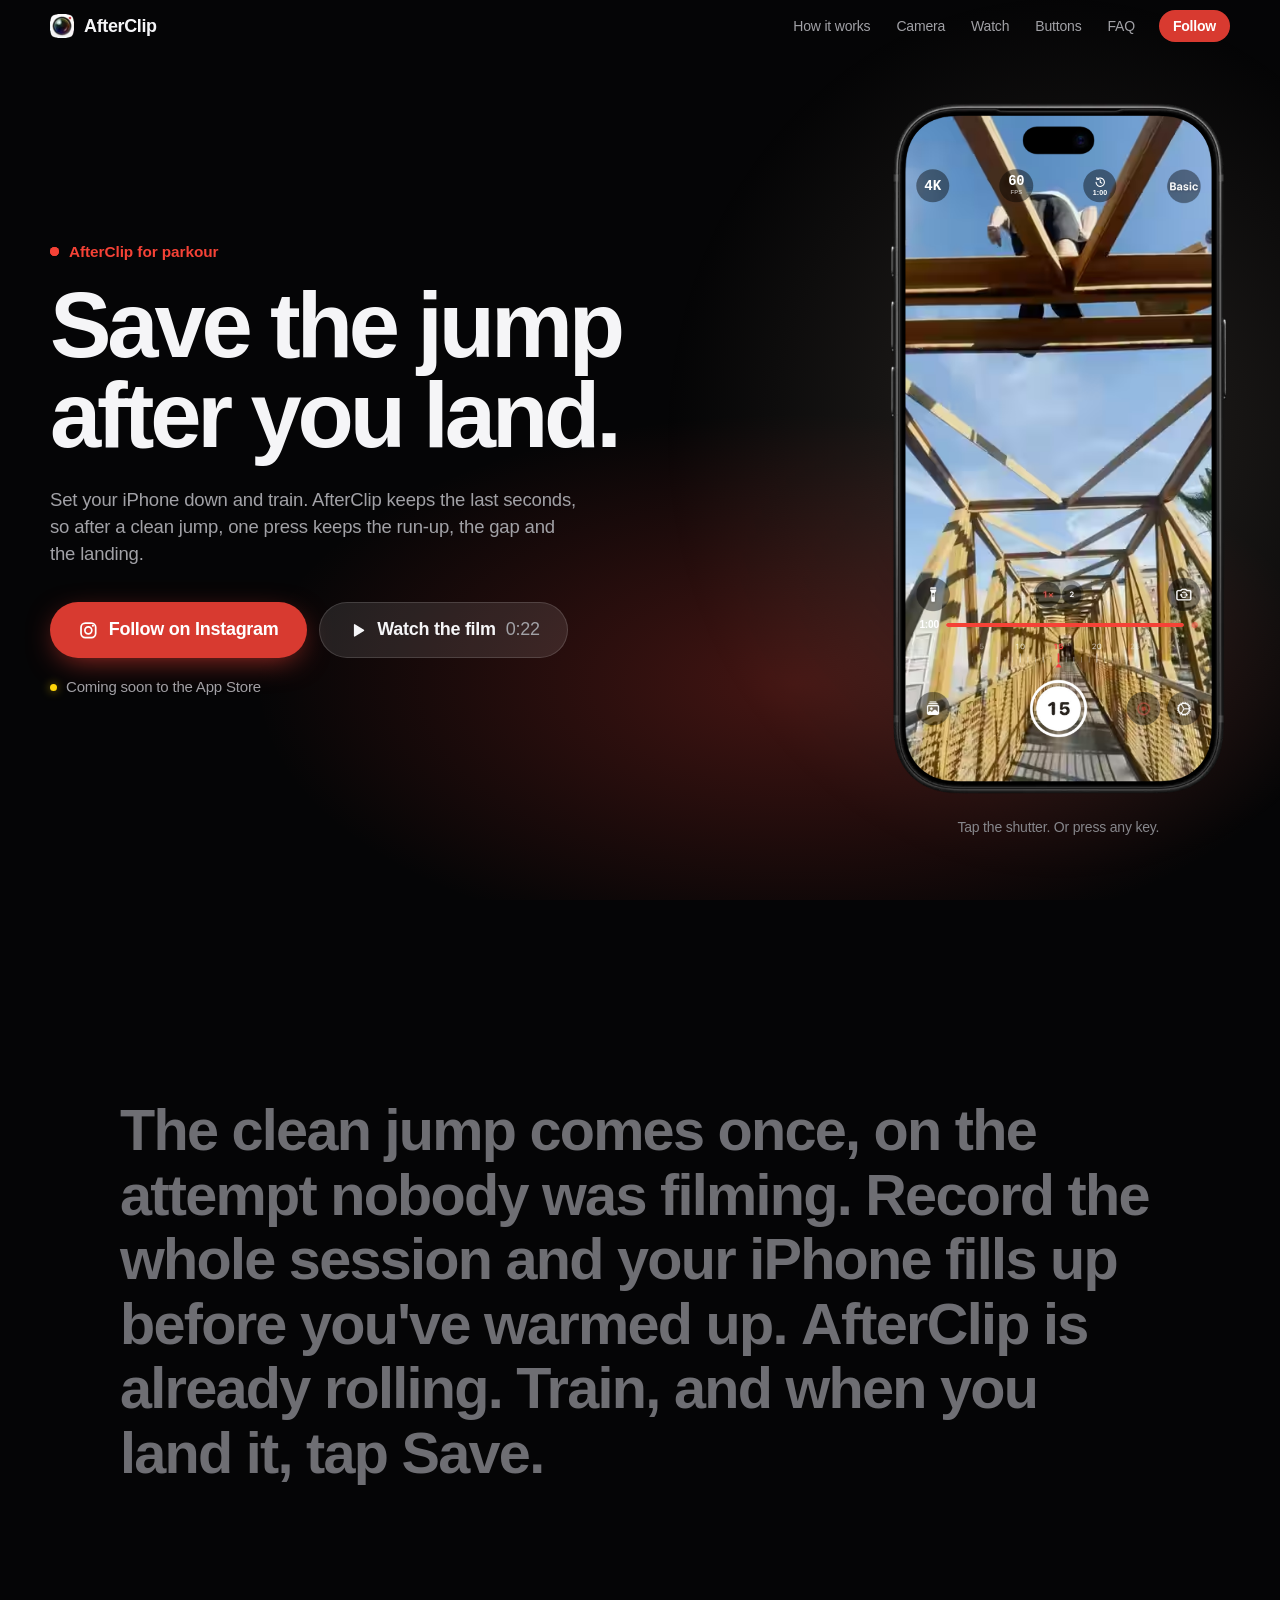
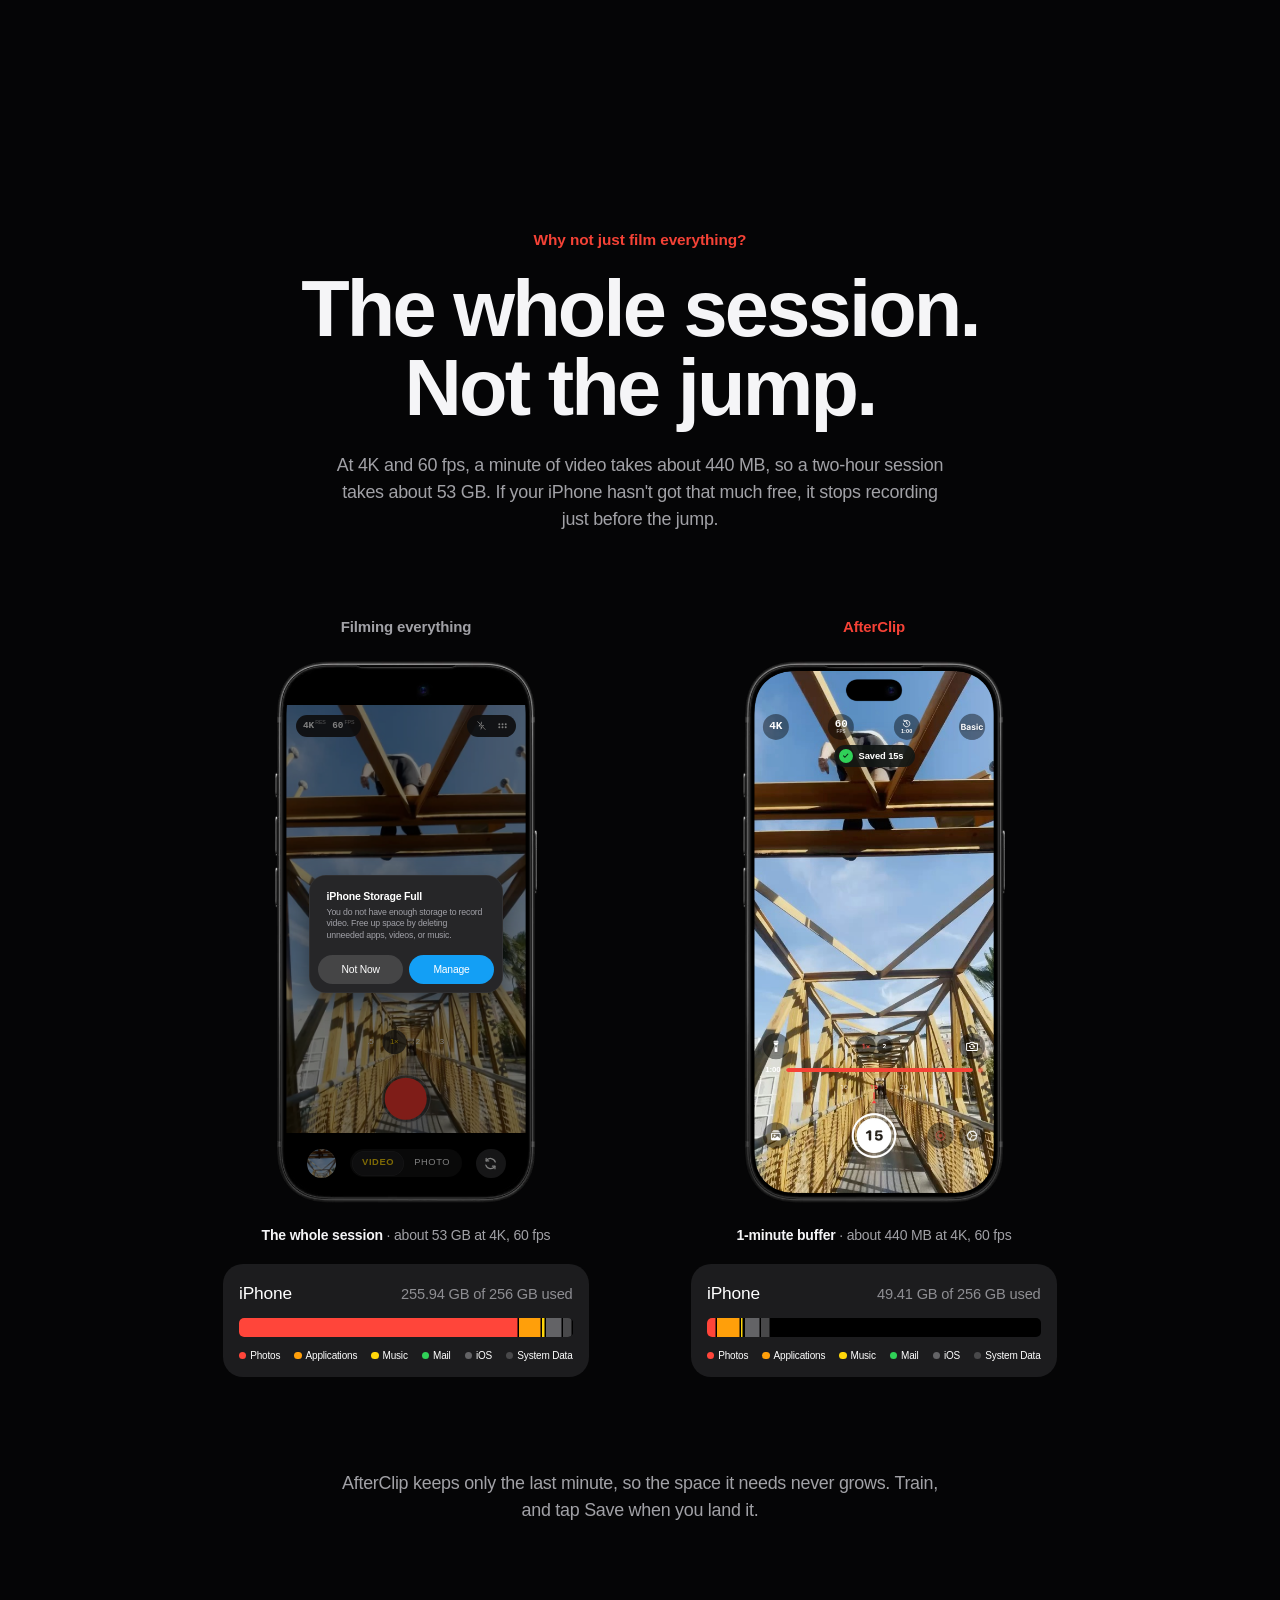
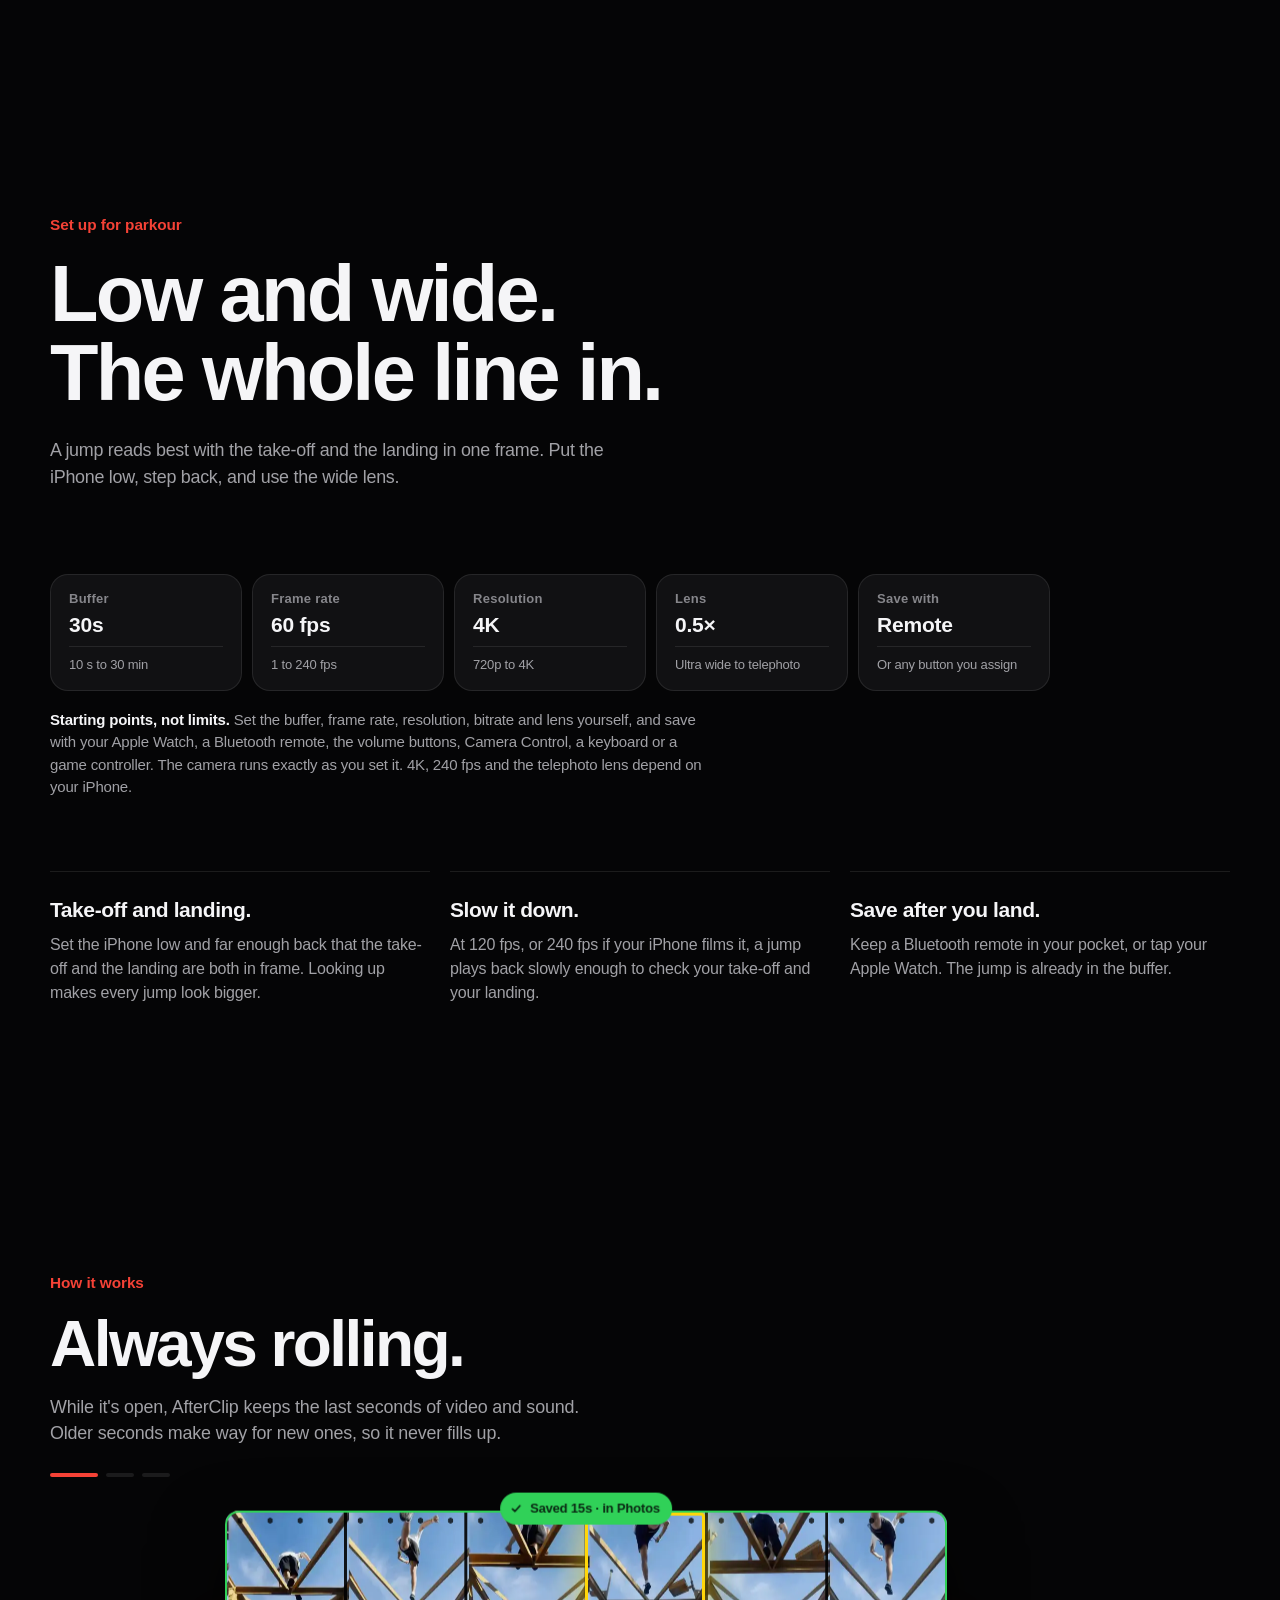
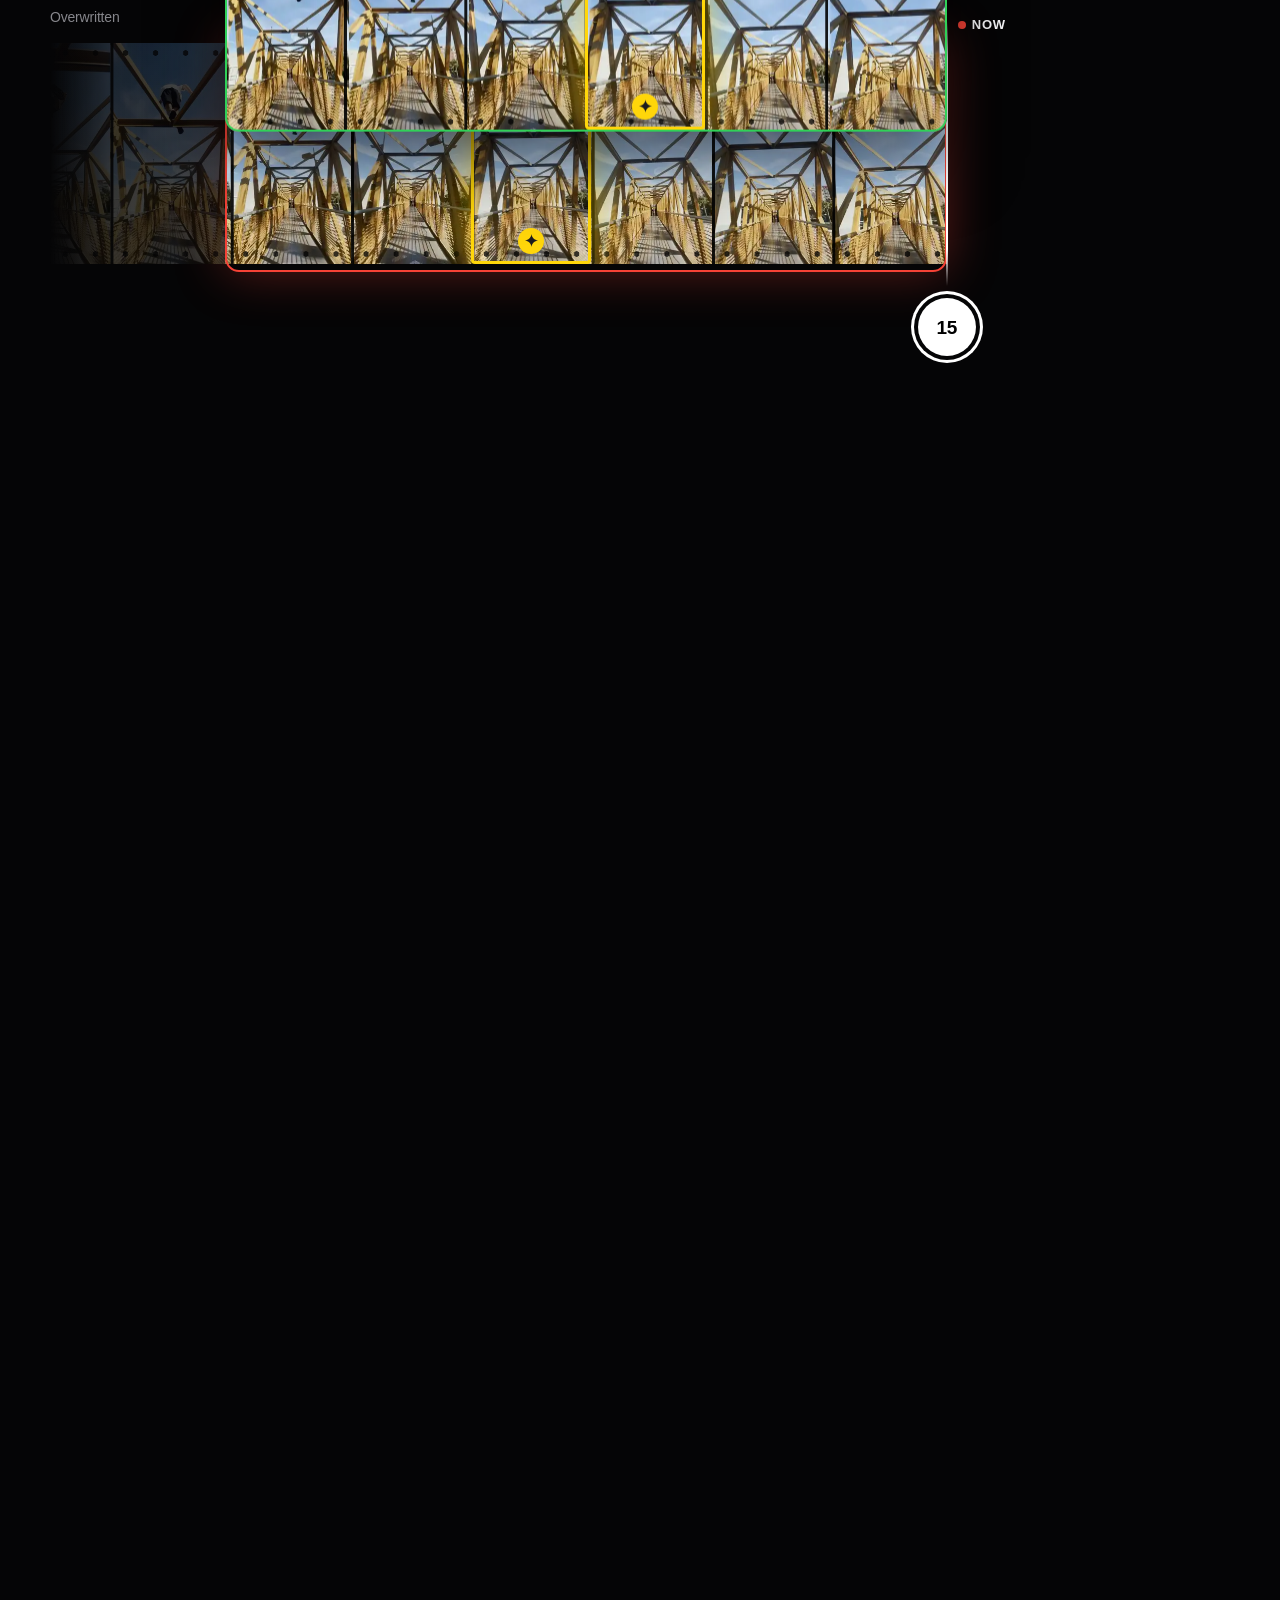
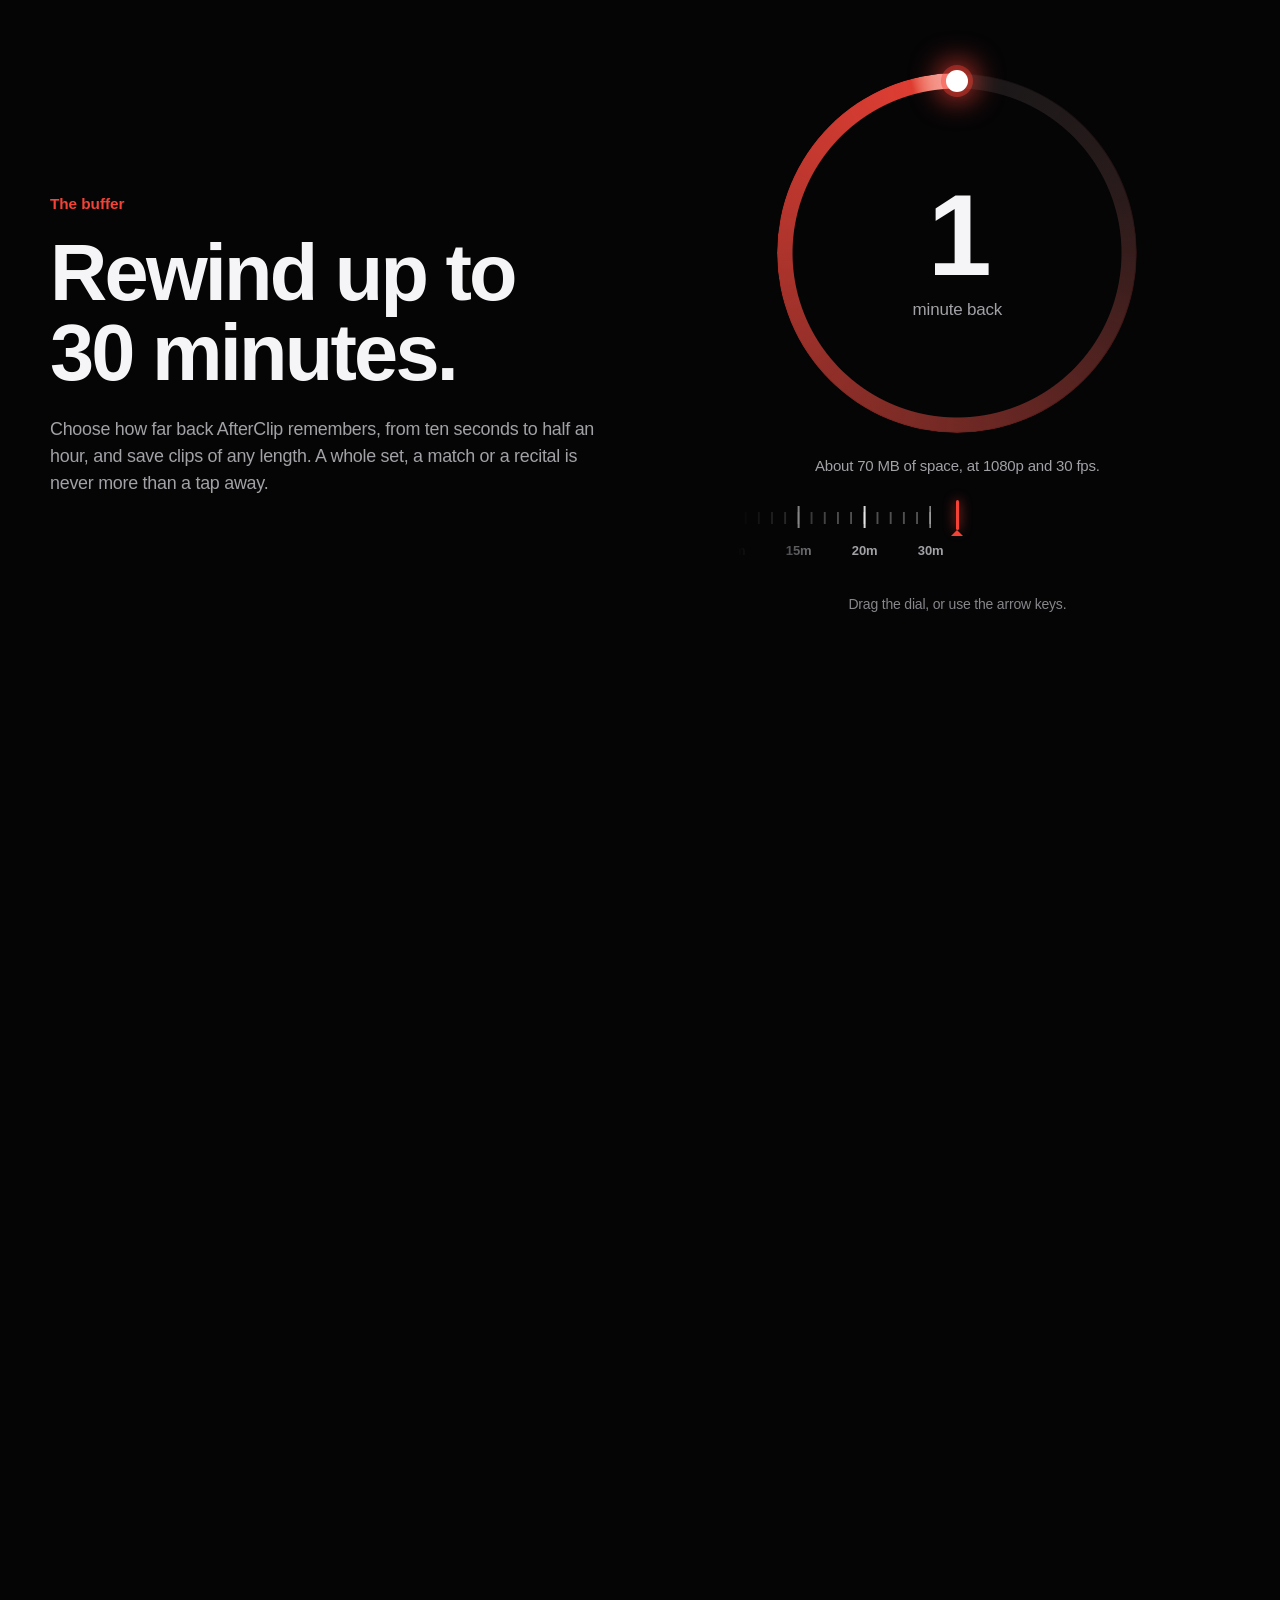
<file: parkour/index.html>
<!doctype html>
<html lang="en">
<head>
  <meta charset="utf-8">
  <meta name="viewport" content="width=device-width, initial-scale=1, viewport-fit=cover">
  <title>AfterClip for parkour: save the jump after you land it</title>
  <meta name="description" content="Film parkour and freerunning on iPhone without every attempt filling it up. AfterClip keeps the last seconds, so after a clean jump you press a remote and keep it, take-off to landing.">
  <meta name="theme-color" content="#050506">
  <meta name="color-scheme" content="dark">
  <meta name="robots" content="index, follow, max-image-preview:large">
  <!-- Google Search Console owns the site through this; keep it, or it stops. -->
  <meta name="google-site-verification" content="yiXoZvbWytEb5aJO4Kf4C_b6ZOg4UcNelSuk_G61BUY">
  <link rel="canonical" href="https://stratomediagroupltd.github.io/afterclip/parkour/">
  <link rel="icon" href="../assets/img/icon-32.png" sizes="32x32">
  <link rel="icon" href="../assets/img/icon-64.png" sizes="64x64">
  <link rel="apple-touch-icon" href="../assets/img/icon-180.png">
  <!-- Smart App Banner on iPhone: put the app's Apple ID here once it has one. -->
  <!-- <meta name="apple-itunes-app" content="app-id={{APP_ID}}"> -->
  <meta property="og:type" content="website">
  <meta property="og:site_name" content="AfterClip">
  <meta property="og:title" content="AfterClip for parkour: save the jump after you land it">
  <meta property="og:description" content="Film parkour and freerunning on iPhone without every attempt filling it up. AfterClip keeps the last seconds, so after a clean jump you press a remote and keep it, take-off to landing.">
  <!-- Link previews need absolute URLs: https://stratomediagroupltd.github.io/afterclip/ is where the site lives,
       e.g. https://yourname.github.io/afterclip/ -->
  <meta property="og:url" content="https://stratomediagroupltd.github.io/afterclip/parkour/">
  <meta property="og:image" content="https://stratomediagroupltd.github.io/afterclip/assets/img/og.jpg">
  <meta property="og:image:width" content="1200">
  <meta property="og:image:height" content="630">
  <meta name="twitter:card" content="summary_large_image">
  <meta name="twitter:title" content="AfterClip for parkour: save the jump after you land it">
  <meta name="twitter:description" content="Film parkour and freerunning on iPhone without every attempt filling it up. AfterClip keeps the last seconds, so after a clean jump you press a remote and keep it, take-off to landing.">
  <meta name="twitter:image" content="https://stratomediagroupltd.github.io/afterclip/assets/img/og.jpg">
  <link rel="preload" as="image" type="image/webp" fetchpriority="high"
        imagesrcset="../assets/img/frame-iphone-480.webp 480w, ../assets/img/frame-iphone-600.webp 600w, ../assets/img/frame-iphone.webp 978w" imagesizes="(max-width: 599px) 62vw, (max-width: 899px) 40vw, 400px">
  <!-- The screen's UI downloads early too: without it, PageSpeed's phone paints the frame later. -->
  <link rel="preload" as="image" type="image/webp"
        imagesrcset="../assets/img/hud-match-480.webp 480w, ../assets/img/hud-match-600.webp 600w, ../assets/img/hud-match.webp 880w" imagesizes="(max-width: 599px) 62vw, (max-width: 899px) 40vw, 400px">
  <script>
    // Motion and reveals switch on only once the site script is known to run;
    // if it never arrives, everything shows as plain, finished content.
    const root = document.documentElement;
    root.classList.add("js");
    // A jump to a section (a link to #faq, or arriving with one) lays every
    // section out first: until they come near, those below the fold only
    // guess their height, and the jump would land off by the difference.
    const layOutAll = () => root.classList.add("is-whole");
    if (location.hash) {
      layOutAll();
      // Firefox goes to the section before the last styles are in, and the
      // page they shorten leaves it elsewhere: once they are, it goes again,
      // unless the visitor has started moving around by then.
      let moved = false;
      const VISITOR_INPUT = ["wheel", "touchstart", "keydown", "pointerdown"];
      const noteMoved = () => { moved = true; };
      VISITOR_INPUT.forEach((type) => addEventListener(type, noteMoved, { once: true, passive: true }));
      const goAgain = () => {
        VISITOR_INPUT.forEach((type) => removeEventListener(type, noteMoved));
        const target = document.getElementById(decodeURIComponent(location.hash.slice(1)));
        if (target && !moved) target.scrollIntoView({ behavior: "instant" });
      };
      // The styles that load without holding up the first paint can arrive
      // after the page has: wait for them (for up to about three seconds).
      const STYLE_WAIT_FRAMES = 180;
      const whenStyled = (frames) => {
        const late = document.querySelector('link[href$="features.css"]');
        if (!late || late.sheet || frames === 0) goAgain();
        else requestAnimationFrame(() => whenStyled(frames - 1));
      };
      addEventListener("load", () => whenStyled(STYLE_WAIT_FRAMES), { once: true });
    }
    addEventListener("hashchange", layOutAll);
    addEventListener("click", (event) => {
      const link = event.target.closest?.("a[href*='#']");
      if (link && link.hash && link.pathname === location.pathname) layOutAll();
    }, { capture: true });
    // The page's height unit (--vh, in the CSS): a hundredth of the screen's
    // height. On a phone or tablet it changes only on a real resize, such as
    // a rotation. A browser's toolbar sliding in or out while you scroll
    // leaves it alone, or the page would relayout under your finger. When it
    // does change, the part of the page you're reading stays where it is.
    const TOOLBAR_PX = 160;
    const touch = matchMedia("(pointer: coarse)");
    const stage = { width: 0, height: 0 };
    // What you're reading: inside the pinned tape, how far through it you are;
    // anywhere else, the first heading, paragraph or picture on the screen.
    const readingPlace = () => {
      if (scrollY === 0) return null;
      const scene = [...document.querySelectorAll(".how")].find((element) => {
        const box = element.getBoundingClientRect();
        return box.top <= 0 && box.bottom > 0;
      });
      if (scene) {
        const box = scene.getBoundingClientRect();
        return { part: scene, share: -box.top / box.height };
      }
      const part = [...document.querySelectorAll("main :is(h1, h2, h3, p, li, figure), footer")].find((element) => {
        const box = element.getBoundingClientRect();
        return box.height > 0 && box.top >= 0; // Hidden ones measure 0 × 0 at the top.
      });
      return part ? { part, top: part.getBoundingClientRect().top } : null;
    };
    // Noted when scrolling stops, so a resize can put it back from before the
    // text re-wrapped to the new width.
    let place = null;
    let noteTimer = 0;
    addEventListener("scroll", () => {
      clearTimeout(noteTimer);
      place = undefined; // Still scrolling: a resize now measures the place afresh.
      noteTimer = setTimeout(() => { place = readingPlace(); }, 150);
    }, { passive: true });
    const setStage = () => {
      const { innerWidth: width, innerHeight: height } = window;
      if (width === stage.width && (height === stage.height || (touch.matches && Math.abs(height - stage.height) < TOOLBAR_PX))) return;
      if (place === undefined) place = readingPlace();
      stage.width = width;
      stage.height = height;
      root.style.setProperty("--vh", `${height / 100}px`);
      root.classList.toggle("is-tall", height >= 820);
      if (!place || !place.part.isConnected) return;
      const box = place.part.getBoundingClientRect();
      const moved = "share" in place ? box.top + place.share * box.height : box.top - place.top;
      scrollBy({ top: moved, behavior: "instant" });
    };
    setStage();
    addEventListener("resize", setStage);
    const plain = () => { if (!window.__afterclip) root.classList.remove("js"); };
    // None of the script is needed to draw the page, so it loads after the
    // page has (or after 2.5 s on a slow connection, whichever comes first).
    let started = false;
    // Visits are counted by Cloudflare Web Analytics: no cookies, nothing kept
    // on the device. It stays off until its token replaces the placeholder,
    // and on a copy of the site served from this computer.
    const countVisit = () => {
      const token = "fb46847f3f8a47828e1d68c609162889";
      if (token.startsWith("{") || ["localhost", "127.0.0.1"].includes(location.hostname)) return;
      const beacon = document.createElement("script");
      beacon.defer = true;
      beacon.src = "https://static.cloudflareinsights.com/beacon.min.js";
      beacon.dataset.cfBeacon = JSON.stringify({ token });
      document.head.append(beacon);
    };
    const start = () => {
      if (started) return;
      started = true;
      import("../assets/js/main.js").catch(plain);
      countVisit();
    };
    addEventListener("load", start, { once: true });
    setTimeout(start, 2500);
    setTimeout(plain, 8000);
  </script>
  <style>
@property --accent {
syntax: "<color>";
inherits: true;
initial-value: #f54236;
}
:root {
--accent: #f54236;
--on-accent: #fff;
--accent-ink: var(--accent);
--bg: #050506;
--surface: #111113;
--surface-2: #1c1c1f;
--line: rgb(255 255 255 / 0.09);
--text: #f5f5f7;
--muted: #a1a1a6;
--faint: #86868b;
--green: #30d158;
--yellow: #ffd60a;
--glass: rgb(16 16 18 / 0.68);
--font: -apple-system, BlinkMacSystemFont, "SF Pro Display", "SF Pro Text", "Inter", "Segoe UI", Roboto, "Helvetica Neue", Arial, sans-serif;
--font-round: ui-rounded, "SF Pro Rounded", -apple-system, BlinkMacSystemFont, "Segoe UI", sans-serif;
--font-mono: ui-monospace, "SF Mono", "SFMono-Regular", Menlo, Consolas, monospace;
--ease: cubic-bezier(0.16, 1, 0.3, 1);
--ease-in-out: cubic-bezier(0.65, 0, 0.35, 1);
--spring: linear(0, 0.006, 0.025 2.8%, 0.101 6.1%, 0.539 18.9%, 0.721 25.3%, 0.849 31.5%, 0.937 38.1%, 0.968 41.8%, 0.991 45.7%, 1.006 50.1%, 1.015 55%, 1.017 63.9%, 1.001 85.8%, 1);
--wrap: min(1180px, 100% - 48px);
--nav-h: 52px;
color-scheme: dark;
transition: --accent 0.6s var(--ease);
}
*, *::before, *::after { box-sizing: border-box; }
html { -webkit-text-size-adjust: 100%; text-size-adjust: 100%; }
@media (prefers-reduced-motion: no-preference) {
html { scroll-behavior: smooth; }
}
body {
margin: 0;
background: var(--bg);
color: var(--text);
font: 400 17px/1.5 var(--font);
letter-spacing: -0.011em;
-webkit-font-smoothing: antialiased;
-moz-osx-font-smoothing: grayscale;
text-rendering: optimizeLegibility;
overflow-x: clip;
}
img, video, canvas, svg { display: block; max-width: 100%; }
img, video { height: auto; }
button { font: inherit; color: inherit; background: none; border: 0; padding: 0; cursor: pointer; }
a { color: inherit; }
h1, h2, h3, p, ul, ol, dl, dd, figure { margin: 0; }
ul, ol { padding: 0; list-style: none; }
::selection { background: color-mix(in srgb, var(--accent) 45%, transparent); }
:focus-visible { outline: 3px solid color-mix(in srgb, var(--accent) 80%, white); outline-offset: 3px; border-radius: 8px; }
.visually-hidden {
position: absolute !important; width: 1px; height: 1px; padding: 0; margin: -1px;
overflow: hidden; clip: rect(0 0 0 0); white-space: nowrap; border: 0;
}
.sprite { position: absolute; width: 0; height: 0; overflow: hidden; }
.ico { width: 1.15em; height: 1.15em; flex: none; fill: currentColor; }
.wrap { width: var(--wrap); margin-inline: auto; }
.iphone, .awatch, .watches, .hero__device, .specs__device, .duel, .storage, .tape, .ring, .dial,
.merge, .devices, .keycap, .btn, .nav, .dock, .toast, .flyclip, .film__inner, .finale__icon, .privacy__lock, .zeros dd {
-webkit-user-select: none; user-select: none;
-webkit-touch-callout: none;
}
img { -webkit-user-drag: none; }
.skip {
position: fixed; left: 16px; top: -60px; z-index: 100;
padding: 10px 16px; border-radius: 12px; background: var(--text); color: var(--bg);
font-weight: 600; text-decoration: none; transition: top 0.2s;
}
.skip:focus { top: 12px; }
.eyebrow {
display: inline-flex; align-items: center; gap: 10px;
margin-bottom: 18px;
color: var(--accent-ink);
font-size: clamp(15px, 1.2vw, 18px); font-weight: 600; letter-spacing: -0.005em;
}
.title {
font-size: clamp(40px, 6.2vw, 92px);
font-weight: 700; line-height: 1.0; letter-spacing: -0.035em;
text-wrap: balance;
}
.title--center { text-align: center; }
.body {
max-width: 34em;
margin-top: 24px;
color: var(--muted);
font-size: clamp(17px, 1.4vw, 21px); line-height: 1.5; letter-spacing: -0.015em;
text-wrap: pretty;
}
.body strong { color: var(--text); font-weight: 600; }
.body a { color: var(--text); text-underline-offset: 3px; }
.body--center { margin-inline: auto; text-align: center; }
.hint { color: var(--faint); font-size: 14px; }
.rec-dot { position: relative; width: 9px; height: 9px; border-radius: 50%; background: var(--accent); }
.rec-dot::after {
content: ""; position: absolute; inset: 0; border-radius: 50%;
background: var(--accent);
}
.is-live .rec-dot::after { animation: rec 1.6s ease-out infinite; }
@keyframes rec {
from { transform: scale(1); opacity: 0.6; }
70%, to { transform: scale(3); opacity: 0; }
}
.btn {
--btn-bg: color-mix(in srgb, var(--accent) 88%, #000);
position: relative;
display: inline-flex; align-items: center; justify-content: center; gap: 10px;
height: 48px; padding: 0 24px;
border-radius: 999px;
background: var(--btn-bg);
color: var(--on-accent);
font-size: 17px; font-weight: 600; letter-spacing: -0.015em;
text-decoration: none; white-space: nowrap;
box-shadow: 0 8px 30px -8px color-mix(in srgb, var(--accent) 70%, transparent);
transition: transform 0.5s var(--spring), box-shadow 0.3s, background-color 0.3s;
}
.btn:hover { transform: translateY(-1px) scale(1.02); box-shadow: 0 14px 40px -8px color-mix(in srgb, var(--accent) 80%, transparent); }
.btn:active { transform: scale(0.97); transition-duration: 0.12s; }
.btn--sm { height: 32px; padding: 0 14px; font-size: 14px; box-shadow: none; }
.btn--lg { height: 56px; padding: 0 28px; font-size: 18px; }
.btn--ghost {
--btn-bg: rgb(255 255 255 / 0.1);
color: var(--text);
box-shadow: inset 0 0 0 1px rgb(255 255 255 / 0.14);
}
.btn--ghost:hover { --btn-bg: rgb(255 255 255 / 0.16); box-shadow: inset 0 0 0 1px rgb(255 255 255 / 0.22); }
.btn__meta { color: var(--muted); font-weight: 500; font-variant-numeric: tabular-nums; }
.arrow-link {
display: inline-flex; align-items: center; gap: 4px;
color: var(--accent-ink); font-weight: 600; text-decoration: none;
}
.arrow-link .ico { transition: transform 0.4s var(--spring); }
.arrow-link:hover .ico { transform: translateX(4px); }
.nav {
position: fixed; inset: 0 0 auto; z-index: 50;
height: var(--nav-h);
transition: background-color 0.4s, box-shadow 0.4s;
}
.nav.is-scrolled {
background: var(--glass);
-webkit-backdrop-filter: saturate(160%) blur(16px); backdrop-filter: saturate(160%) blur(16px);
box-shadow: 0 1px 0 var(--line);
}
.nav__inner {
width: var(--wrap); height: 100%; margin-inline: auto;
display: flex; align-items: center; gap: 24px;
}
.nav__brand {
display: inline-flex; align-items: center; gap: 10px; margin-right: auto;
font-size: 18px; font-weight: 650; letter-spacing: -0.02em; text-decoration: none;
}
.nav__brand img { border-radius: 6px; }
.nav__links { display: flex; gap: 26px; }
.nav__links a {
position: relative;
color: var(--muted); font-size: 14px; text-decoration: none;
transition: color 0.25s;
}
.nav__links a:hover, .nav__links a[aria-current="true"] { color: var(--text); }
.nav__links a[aria-current="true"]::after {
content: ""; position: absolute; left: 0; right: 0; bottom: -6px; height: 2px; border-radius: 2px;
background: var(--accent);
}
@media (max-width: 760px) {
.nav__links { display: none; }
}
.js [data-reveal] {
opacity: 0;
transform: translate3d(0, 28px, 0);
transition: opacity 0.9s var(--ease) var(--d, 0ms), transform 1.1s var(--ease) var(--d, 0ms);
}
.js [data-reveal].is-in { opacity: 1; transform: none; }
.js [data-wipe] .line { display: block; overflow: clip; padding-bottom: 0.1em; margin-bottom: -0.1em; }
.js [data-wipe] .line > span {
display: block;
transform: translate3d(0, 108%, 0);
transition: transform 1.15s var(--ease) calc(var(--i, 0) * 90ms);
}
.js [data-wipe].is-in .line > span { transform: none; }
.is-live .float { animation: float 7s ease-in-out infinite alternate; }
.is-live .float--slow { animation-duration: 9s; animation-delay: -3s; }
.float.is-away { animation-play-state: paused; }
@keyframes float {
from { transform: translate3d(0, -7px, 0); }
to { transform: translate3d(0, 7px, 0); }
}
.toast {
display: inline-flex; align-items: center; gap: 0.62em;
padding: 0.5em 1.15em 0.5em 0.62em;
border-radius: 999px;
background: rgb(18 22 20 / 0.92);
color: #fff;
font-weight: 600; letter-spacing: -0.01em; white-space: nowrap;
box-shadow: 0 10px 30px rgb(0 0 0 / 0.35);
}
.toast__check {
display: grid; place-items: center;
width: 1.5em; height: 1.5em; border-radius: 50%;
background: var(--green); color: #0b2a14;
}
.toast__check .ico { width: 1em; height: 1em; }
.toast__meta { color: rgb(255 255 255 / 0.55); font-weight: 500; }
.global-toasts {
position: fixed; left: 50%; top: calc(var(--nav-h) + 14px); z-index: 60;
display: grid; justify-items: center; gap: 8px;
transform: translateX(-50%);
font-size: 15px;
pointer-events: none;
}
html:not(.js) [data-film-open] { display: none; }
.film {
width: 100vw; height: 100vh; height: 100dvh; max-width: none; max-height: none;
margin: 0; padding: 0; border: 0;
background: transparent; color: #fff;
}
.film[open] { display: grid; place-items: center; }
.film::backdrop { background: rgb(0 0 0 / 0.86); -webkit-backdrop-filter: blur(14px); backdrop-filter: blur(14px); }
.film__inner {
position: relative;
height: min(88dvh, 960px); aspect-ratio: 9 / 16; max-width: 92vw;
animation: film-in 0.6s var(--ease);
}
.film__video { width: 100%; height: 100%; border-radius: 26px; background: #000; object-fit: cover; }
.film__close {
position: absolute; top: 0; left: calc(100% + 14px);
display: grid; place-items: center;
width: 44px; height: 44px; border-radius: 50%;
background: rgb(255 255 255 / 0.14);
transition: background-color 0.2s;
}
.film__close:hover { background: rgb(255 255 255 / 0.24); }
@media (max-width: 640px) {
.film__close { left: auto; right: 10px; top: 10px; background: rgb(0 0 0 / 0.5); }
}
@keyframes film-in {
from { opacity: 0; transform: translateY(24px) scale(0.96); }
}
.footer {
position: relative;
padding: 40px 0 calc(40px + env(safe-area-inset-bottom));
border-top: 1px solid var(--line);
color: var(--faint);
font-size: 13px;
}
.footer__inner { display: grid; grid-template-columns: auto 1fr; gap: 14px 32px; align-items: center; }
.footer__brand { display: inline-flex; align-items: center; gap: 8px; color: var(--text); font-weight: 600; font-size: 15px; }
.footer__brand img { border-radius: 5px; }
.footer nav { display: flex; flex-wrap: wrap; gap: 8px 24px; justify-content: end; }
.footer nav a { text-decoration: none; transition: color 0.2s; }
.footer nav a:hover, .footer nav a[aria-current="page"] { color: var(--text); }
.footer__legal { grid-column: 1 / -1; max-width: 70em; }
@media (max-width: 640px) {
.footer__inner { grid-template-columns: 1fr; }
.footer nav { justify-content: start; }
}
@media (prefers-reduced-motion: reduce) {
*, *::before, *::after {
animation-duration: 0.01ms !important;
animation-iteration-count: 1 !important;
transition-duration: 0.01ms !important;
}
.js [data-reveal], .js [data-wipe] .line > span { transform: none; }
}
  </style>
  <style>
.section { position: relative; padding: clamp(110px, var(--vh, 1vh) * 16, 190px) 0; scroll-margin-top: var(--nav-h); }
.section__head { margin-bottom: clamp(48px, 7vw, 84px); }
.section__head--center { text-align: center; }
.section__head--center .body { margin-inline: auto; }
.split {
display: grid; grid-template-columns: minmax(0, 1fr) minmax(0, 1fr);
align-items: center; gap: clamp(40px, 7vw, 110px);
}
.split--flip .split__copy { order: 2; }
@media (max-width: 900px) {
.split { grid-template-columns: minmax(0, 1fr); }
.split--flip .split__copy { order: 0; }
}
.ticks { display: grid; gap: 12px; margin-top: 30px; }
.ticks li { display: flex; gap: 12px; align-items: baseline; font-size: 17px; }
.ticks li::before {
content: ""; flex: none; width: 7px; height: 7px; border-radius: 50%; translate: 0 -2px;
background: var(--accent); box-shadow: 0 0 10px var(--accent);
}
.iphone {
--pw: 300px;
position: relative;
width: var(--pw); aspect-ratio: 978 / 2000;
flex: none;
}
.iphone__screen {
position: absolute; left: 5.317%; top: 2.5%; width: 89.366%; height: 95%;
overflow: hidden; border-radius: 16% / 7.37%;
background: #000;
container-type: inline-size;
}
.iphone__screen > picture, .iphone__screen > picture img, .iphone__video {
position: absolute; inset: 0; width: 100%; height: 100%; object-fit: cover;
}
.iphone__frame, .iphone__frame img { position: absolute; inset: 0; width: 100%; height: 100%; pointer-events: none; }
.awatch { position: relative; width: var(--ww, 300px); aspect-ratio: 560 / 880; flex: none; }
.awatch__screen {
position: absolute; left: 12.857%; top: 21.818%; width: 74.286%; height: 56.364%;
overflow: hidden; border-radius: 24% / 20.2%;
background: #000;
container-type: inline-size;
}
.awatch__screen picture, .awatch__screen picture img { position: absolute; inset: 0; width: 100%; height: 100%; }
.awatch__frame, .awatch__frame img { position: absolute; inset: 0; width: 100%; height: 100%; pointer-events: none; }
.hero { position: relative; }
.hero__stage {
position: relative;
min-height: calc(var(--vh, 1vh) * 100);
display: grid; grid-template-columns: minmax(0, 1fr) auto; align-items: center;
gap: clamp(32px, 6vw, 110px);
padding: calc(var(--nav-h) + 24px) max(24px, (100% - 1180px) / 2) 40px;
overflow: clip;
}
.hero__stage::after {
content: ""; position: absolute; inset: 0; z-index: -1;
background: radial-gradient(42% 30% at 62% 76%, color-mix(in srgb, var(--accent) 26%, transparent), transparent);
pointer-events: none;
}
.hero__copy { position: relative; z-index: 2; }
.hero__title {
font-size: clamp(50px, 7.2vw, 116px);
font-weight: 700; line-height: 0.98; letter-spacing: -0.045em;
}
.hero__title .line { display: block; overflow: clip; padding-bottom: 0.08em; margin-bottom: -0.08em; }
.hero__title .line > span { display: block; }
.hero__lede { max-width: 30em; margin-top: 26px; color: var(--muted); font-size: clamp(17px, 1.45vw, 22px); line-height: 1.45; text-wrap: pretty; }
.hero__ctas { display: flex; flex-wrap: wrap; gap: 12px; margin-top: 34px; }
.hero__soon { display: inline-flex; align-items: center; gap: 9px; margin-top: 18px; color: var(--muted); font-size: 15px; font-weight: 500; }
.hero__soon-dot { width: 7px; height: 7px; border-radius: 50%; background: var(--yellow); box-shadow: 0 0 10px color-mix(in srgb, var(--yellow) 60%, transparent); }
.hero__device { position: relative; display: grid; justify-items: center; gap: 18px; z-index: 1; }
.hero__device .iphone { --pw: calc(min(var(--vh, 1vh) * 78, 800px) * 0.489); }
.hero__device::before {
content: ""; position: absolute; left: 50%; top: 46%; z-index: -1;
width: 230%; height: 120%;
transform: translate(-50%, -50%);
background: radial-gradient(closest-side, rgb(214 192 168 / 0.16), transparent);
pointer-events: none;
}
.hero__hint { color: var(--faint); font-size: 14px; }
@keyframes hero-rise { from { transform: translate3d(0, 106%, 0); } }
.js .hero__title .line > span { animation: hero-rise 0.9s var(--ease) both; }
.js .hero__title .line:nth-child(2) > span { animation-delay: 0.07s; }
@media (max-width: 899px) {
.hero__stage {
grid-template-columns: 1fr; grid-template-rows: auto auto;
align-content: start; justify-items: center; gap: 30px;
padding-top: calc(var(--nav-h) + 18px); padding-bottom: 18px;
text-align: center;
}
.hero__copy .eyebrow { margin-bottom: 12px; }
.hero__title { font-size: clamp(42px, 11.5vw, 72px); }
.hero__lede { display: none; }
.hero__ctas { justify-content: center; margin-top: 20px; }
.hero__ctas .btn--lg { height: 48px; padding: 0 20px; font-size: 16px; }
.hero__soon { margin-top: 12px; font-size: 14px; }
.hero__device .iphone { --pw: min(calc(min(var(--vh, 1vh) * 62, 620px) * 0.489), 70vw); }
.hero__hint { display: none; }
}
@media (max-width: 899px) {
.is-tall .hero__lede { display: block; margin-inline: auto; margin-top: 16px; font-size: 17px; }
}
.iphone__hud { pointer-events: none; }
.toasts {
position: absolute; left: 0; right: 0; top: 14.2%; z-index: 3;
display: grid; justify-items: center; gap: 1.6cqi;
font-size: 3.9cqi;
pointer-events: none;
}
.toasts .toast { padding: 1.6cqi 4.6cqi 1.6cqi 2.2cqi; gap: 2.3cqi; }
.shutter-hit, .shutter-ring {
position: absolute; left: 50%; top: 89%; z-index: 4;
width: 19.5%; aspect-ratio: 1;
border-radius: 50%;
transform: translate(-50%, -50%);
}
.shutter-hit { -webkit-tap-highlight-color: transparent; }
.shutter-hit:active { background: rgb(0 0 0 / 0.12); }
.shutter-ring { pointer-events: none; box-shadow: 0 0 0 0.9cqi var(--accent), 0 0 6cqi var(--accent); opacity: 0; }
.flyclip {
position: absolute; z-index: 5;
width: 112px; padding: 6px 6px 10px;
border-radius: 16px;
background: rgb(28 28 30 / 0.96);
box-shadow: 0 24px 60px rgb(0 0 0 / 0.5), inset 0 0 0 1px rgb(255 255 255 / 0.1);
pointer-events: none;
}
.flyclip video { width: 100%; aspect-ratio: 9 / 16; border-radius: 11px; object-fit: cover; background: #000; }
.flyclip p { margin-top: 8px; color: #fff; font-size: 12px; font-weight: 600; line-height: 1.25; text-align: center; }
.flyclip p span { display: block; color: rgb(255 255 255 / 0.55); font-weight: 500; }
.manifesto { padding: clamp(120px, var(--vh, 1vh) * 22, 240px) 0; }
.manifesto__text {
width: var(--wrap); max-width: 1040px; margin-inline: auto;
font-size: clamp(30px, 4.5vw, 66px); font-weight: 650; line-height: 1.12; letter-spacing: -0.03em;
text-wrap: pretty;
}
.manifesto__text strong { font-weight: 700; }
.js .manifesto__text .w { color: #6e6e73; transition: color 0.35s linear; }
.js .manifesto__text .w.is-lit { color: var(--text); }
.js .manifesto__text strong .w.is-lit { color: var(--accent); }
.how { position: relative; scroll-margin-top: 0; }
.js .how { height: calc(var(--vh, 1vh) * 220); }
.how__stage {
--gap: clamp(26px, var(--vh, 1vh) * 6, 70px);
display: flex; flex-direction: column; justify-content: center; gap: var(--gap);
padding: calc(var(--nav-h) + 30px) 0 50px;
overflow: clip;
}
.js .how__stage { position: sticky; top: 0; height: calc(var(--vh, 1vh) * 100); }
.how__head { position: relative; }
.how__steps { display: grid; gap: 28px; }
.js .how__steps { display: grid; grid-template-areas: "s"; gap: 0; }
.how__step h3 { font-size: clamp(36px, 5vw, 72px); font-weight: 700; line-height: 1.02; letter-spacing: -0.04em; }
.how__step p { max-width: 30em; margin-top: 16px; color: var(--muted); font-size: clamp(17px, 1.4vw, 21px); }
.js .how__step {
grid-area: s;
opacity: 0; transform: translateY(26px);
transition: opacity 0.6s var(--ease), transform 0.8s var(--ease);
pointer-events: none;
}
.js .how__step.is-on { opacity: 1; transform: none; pointer-events: auto; }
.how__dots { display: none; gap: 8px; margin-top: 26px; }
.js .how__dots { display: flex; }
.how__dots i { width: 28px; height: 4px; border-radius: 4px; background: var(--line); transition: background-color 0.4s, width 0.5s var(--ease); }
.how__dots i.is-on { width: 48px; background: var(--accent); }
.tape {
--fw: clamp(58px, 9.4vw, 132px);
--fh: calc(var(--fw) * 1.8333);
--win: 6;
--now: 0.76;
--top: 46px;
position: relative;
width: var(--wrap); margin-inline: auto;
height: calc(var(--fh) + var(--top) + 96px);
}
@media (max-width: 700px) { .tape { --win: 5; --now: 0.84; --top: 40px; } }
@supports (height: 100svh) {
.js .tape {
--fw: clamp(58px, min(9.4vw, (var(--vh, 1vh) * 100 - 533px) / 2.57), 132px);
margin-top: max(0px, var(--fh) * 0.4 + 78px - var(--top) - var(--gap));
}
}
.tape__rec {
position: absolute; left: 0; top: var(--top);
width: calc(100% * var(--now)); height: var(--fh);
overflow: hidden;
}
.tape__rec::after {
content: ""; position: absolute; left: 0; top: 0; bottom: 0; z-index: 2;
right: calc(var(--win) * var(--fw));
background: linear-gradient(90deg, var(--bg), rgb(5 5 6 / 0.78) 35%, rgb(5 5 6 / 0.7));
pointer-events: none;
}
.tape__film, .tape__clip-film {
background: url("../assets/img/strip.jpg") 0 0 / calc(var(--fw) * 26) 100% no-repeat;
background-image: image-set(url("../assets/img/strip.webp") type("image/webp"), url("../assets/img/strip.jpg") type("image/jpeg"));
}
.js .tape:not(.is-near) .tape__film, .js .tape:not(.is-near) .tape__clip-film { background-image: none; }
.tape__film {
position: absolute; left: 0; top: 0; height: 100%; width: calc(var(--fw) * 26);
will-change: transform;
}
.tape__film::before, .tape__clip-film::before {
content: ""; position: absolute; inset: 0;
background:
linear-gradient(90deg, rgb(0 0 0 / 0.9) 0 3px, transparent 3px) 0 0 / var(--fw) 100%,
radial-gradient(circle, rgb(0 0 0 / 0.75) 0 2.5px, transparent 3px) 0 4px / calc(var(--fw) / 4) 12px repeat-x,
radial-gradient(circle, rgb(0 0 0 / 0.75) 0 2.5px, transparent 3px) 0 calc(100% - 4px) / calc(var(--fw) / 4) 12px repeat-x;
}
.tape__clip-film::before {
background:
radial-gradient(circle, rgb(0 0 0 / 0.75) 0 2.5px, transparent 3px) 0 4px / calc(var(--fw) / 4) 12px repeat-x,
radial-gradient(circle, rgb(0 0 0 / 0.75) 0 2.5px, transparent 3px) 0 calc(100% - 4px) / calc(var(--fw) / 4) 12px repeat-x;
}
.tape__clip-film::after {
content: ""; position: absolute; top: 0; bottom: 0; z-index: 2;
left: calc(var(--fw) - 1.5px); right: calc(var(--fw) - 1.5px);
background: linear-gradient(90deg, rgb(0 0 0 / 0.9) 0 3px, transparent 3px) 0 0 / var(--fw) 100%;
}
.tape__moment {
position: absolute; top: 0; left: calc(var(--fw) * var(--km, 14)); z-index: 1;
width: var(--fw); height: 100%;
box-shadow: inset 0 0 0 3px var(--yellow), 0 0 40px color-mix(in srgb, var(--yellow) 60%, transparent);
border-radius: 4px;
container-type: inline-size;
}
.tape__moment b {
position: absolute; left: 50%; bottom: 10px; transform: translateX(-50%);
display: inline-flex; align-items: center; gap: 5px;
width: max-content;
padding: 3px 9px 3px 7px; border-radius: 999px;
background: var(--yellow); color: #1d1d1f;
font-size: 12px; font-weight: 700; line-height: 1; white-space: nowrap;
}
.tape__moment b .ico { width: 15px; height: 15px; }
@container (max-width: 127px) {
.tape__moment b { justify-content: center; width: 26px; height: 26px; padding: 0; border-radius: 50%; }
.tape__moment b span { display: none; }
}
.tape__window {
position: absolute; top: calc(var(--top) - 8px);
left: calc(100% * var(--now) - var(--win) * var(--fw));
width: calc(var(--win) * var(--fw)); height: calc(var(--fh) + 16px);
border-radius: 14px;
box-shadow: inset 0 0 0 2px var(--accent), 0 0 50px color-mix(in srgb, var(--accent) 35%, transparent);
pointer-events: none;
}
.tape__window span {
position: absolute; left: 2px; bottom: calc(100% + 10px);
color: var(--accent); font-size: 14px; font-weight: 600; white-space: nowrap;
}
.tape__over { position: absolute; left: 0; top: 10px; color: var(--faint); font-size: 14px; }
@media (max-width: 700px) { .tape__over { display: none; } }
.tape__now {
position: absolute; top: calc(var(--top) - 22px); left: calc(100% * var(--now));
width: 2px; height: calc(var(--fh) + 44px); margin-left: -1px;
background: linear-gradient(transparent, #fff 14%, #fff 86%, transparent);
}
.tape__now span {
position: absolute; left: 12px; top: -6px;
display: inline-flex; align-items: center; gap: 6px;
font-size: 13px; font-weight: 700; letter-spacing: 0.06em; text-transform: uppercase;
}
.tape__now i { width: 8px; height: 8px; border-radius: 50%; background: var(--accent); }
.is-live .tape__now i { animation: blink 1.2s steps(2, jump-none) infinite; }
@keyframes blink { 50% { opacity: 0.25; } }
.tape__shutter {
position: absolute; left: calc(100% * var(--now)); top: calc(var(--top) + var(--fh) + 34px);
display: grid; place-items: center;
width: 58px; height: 58px; border-radius: 50%;
transform: translateX(-50%);
background: #fff; color: #000;
box-shadow: 0 0 0 4px var(--bg), 0 0 0 7px #fff;
font: 800 19px/1 var(--font-round);
transition: transform 0.5s var(--spring), box-shadow 0.3s;
}
.tape__shutter.is-pressed { transform: translateX(-50%) scale(0.86); box-shadow: 0 0 0 4px var(--bg), 0 0 0 7px var(--accent), 0 0 40px var(--accent); }
.tape__clip {
position: absolute; top: var(--top); z-index: 2;
left: calc(100% * var(--now) - var(--win) * var(--fw));
width: calc(var(--win) * var(--fw)); height: var(--fh);
opacity: 0;
will-change: transform;
}
html:not(.js) .tape__clip { display: none; }
.tape__clip-card {
position: absolute; inset: 0; overflow: hidden;
border-radius: 14px;
background: var(--bg);
box-shadow: 0 30px 70px rgb(0 0 0 / 0.6);
}
.tape__clip-card::after {
content: ""; position: absolute; inset: 0; z-index: 3;
border-radius: inherit; box-shadow: inset 0 0 0 2px var(--green);
pointer-events: none;
}
.tape__clip-film { position: absolute; inset: 0; }
.tape__clip-film .tape__moment { top: 2px; height: calc(100% - 4px); z-index: 3; }
.tape__clip-film .tape__moment.is-first { margin-left: 2px; width: calc(var(--fw) - 2px); border-radius: 12px 4px 4px 12px; }
.tape__clip-label {
position: absolute; left: 50%; top: -18px; transform: translateX(-50%);
display: inline-flex; align-items: center; gap: 6px;
padding: 6px 12px 6px 8px; border-radius: 999px;
background: var(--green); color: #0b2a14;
font-size: 13px; font-weight: 700; white-space: nowrap;
z-index: 4;
opacity: 0;
}
.tape__clip-label .ico { width: 16px; height: 16px; }
.ring-demo { display: grid; justify-items: center; gap: 22px; }
.ring { position: relative; width: min(360px, 78vw); aspect-ratio: 1; border-radius: 50%; }
.ring::before {
content: ""; position: absolute; inset: 0; border-radius: 50%;
background: radial-gradient(closest-side, transparent calc(100% - 16px), rgb(255 255 255 / 0.08) calc(100% - 15px), rgb(255 255 255 / 0.08) 99%, transparent 100%);
}
.ring__spin { position: absolute; inset: 0; will-change: transform; }
.ring__trail {
position: absolute; inset: 0; border-radius: 50%;
background: conic-gradient(from 0deg, transparent 0deg, color-mix(in srgb, var(--accent) 8%, transparent) 70deg, color-mix(in srgb, var(--accent) 90%, transparent) 345deg, #fff 360deg);
-webkit-mask: radial-gradient(closest-side, transparent calc(100% - 16px), #000 calc(100% - 15px));
mask: radial-gradient(closest-side, transparent calc(100% - 16px), #000 calc(100% - 15px));
}
.ring__head {
position: absolute; left: 50%; top: 0;
width: 22px; height: 22px; margin: -3px 0 0 -11px; border-radius: 50%;
background: #fff;
box-shadow: 0 0 0 5px color-mix(in srgb, var(--accent) 40%, transparent), 0 0 30px 6px var(--accent);
}
.ring__readout { position: absolute; inset: 0; display: grid; place-content: center; justify-items: center; text-align: center; }
.ring__readout output {
font: 800 clamp(80px, 9vw, 124px)/0.9 var(--font-round);
letter-spacing: -0.04em; font-variant-numeric: tabular-nums;
}
.ring__readout span { margin-top: 10px; color: var(--muted); font-size: 17px; font-weight: 500; }
.ring__note { color: var(--muted); font-size: 15px; min-height: 1.5em; }
.dial {
--step: 66px;
position: relative;
width: min(440px, 86vw); height: 72px;
cursor: grab; touch-action: pan-y; user-select: none; -webkit-user-select: none;
border-radius: 12px;
}
.dial__window {
position: absolute; inset: 0; overflow: hidden;
-webkit-mask-image: linear-gradient(90deg, transparent, #000 24%, #000 76%, transparent);
mask-image: linear-gradient(90deg, transparent, #000 24%, #000 76%, transparent);
}
.dial:active { cursor: grabbing; }
.dial__tape {
position: absolute; left: 50%; top: 0; height: 100%;
width: calc(var(--step) * 9);
background:
linear-gradient(90deg, rgb(255 255 255 / 0.85) 0 2px, transparent 2px) 0 6px / var(--step) 22px repeat-x,
linear-gradient(90deg, rgb(255 255 255 / 0.3) 0 1.5px, transparent 1.5px) 0 12px / calc(var(--step) / 5) 12px repeat-x;
background-position: -1px 6px, -0.75px 12px;
will-change: transform;
}
.dial__tape span {
position: absolute; top: 44px; left: 0;
transform: translateX(-50%);
color: var(--muted); font: 600 13px/1 var(--font-round); white-space: nowrap;
transition: color 0.3s, transform 0.3s;
}
.dial__tape span.is-on { color: var(--text); transform: translateX(-50%) scale(1.15); }
.dial__pointer {
position: absolute; left: 50%; top: 0;
width: 3px; height: 30px; margin-left: -1.5px; border-radius: 3px;
background: var(--accent); box-shadow: 0 0 12px var(--accent);
}
.dial__pointer::after {
content: ""; position: absolute; left: 50%; top: 30px; translate: -50% 0;
border: 6px solid transparent; border-bottom-color: var(--accent); border-top: 0;
}
.duel {
display: grid; grid-template-columns: repeat(2, auto); justify-content: center;
column-gap: clamp(28px, 8vw, 130px); row-gap: 20px;
}
.duel__side { --pw: clamp(220px, 21vw, 290px); margin: 0; display: grid; justify-items: center; align-content: start; gap: 18px; }
.duel .iphone { --pw: inherit; }
.duel__label { color: var(--muted); font-size: 15px; font-weight: 600; letter-spacing: -0.01em; text-align: center; }
.duel__side--afterclip .duel__label { color: var(--accent-ink); }
.duel__note { color: var(--muted); font-size: 14px; text-align: center; }
.duel__note b { color: var(--text); font-weight: 600; }
@media (max-width: 700px) {
.duel { grid-template-columns: repeat(2, minmax(0, 1fr)); column-gap: 14px; }
.duel__side { display: contents; --pw: 42vw; }
.duel__label { grid-row: 1; }
.duel .iphone { grid-row: 2; justify-self: center; }
.duel__note { grid-row: 3; font-size: 12px; }
.duel .storage { grid-column: 1 / -1; }
.duel__side--camera .storage { grid-row: 4; }
.duel__side--afterclip .storage { grid-row: 5; }
.duel__side--camera > * { grid-column: 1; }
.duel__side--afterclip > * { grid-column: 2; }
.duel__side > .storage { grid-column: 1 / -1; }
}
.cam { background: #000; }
.cam__feed { position: absolute; left: 0; right: 0; top: 6.5%; height: 82%; width: 100%; background: 50% 50% / cover no-repeat; }
.cam > span, .cam__alert { position: absolute; z-index: 2; }
.cam__format, .cam__tools {
top: 10.5%; height: 9.1cqi;
display: flex; align-items: center;
border-radius: 99px; background: rgb(28 28 30 / 0.92);
transform: translateY(-50%);
color: #fff; opacity: 0;
}
.cam__format { left: 4.1%; padding: 0 3cqi; gap: 0.4cqi; font: 500 3.9cqi/1 var(--font-mono); }
.cam__format small { align-self: flex-start; margin: 2.1cqi 2.4cqi 0 0.2cqi; color: rgb(255 255 255 / 0.62); font: 500 2.2cqi/1 var(--font); }
.cam__format small:last-child { margin-right: 0; }
.cam__tools { right: 4.1%; padding: 0 3.4cqi; gap: 4.4cqi; }
.cam__tools svg { width: 4.6cqi; height: 4.6cqi; }
.cam__timer {
left: 50%; top: 8.6%;
padding: 0.75cqi 2.3cqi; border-radius: 1.2cqi;
transform: translateX(-50%);
background: #dc2b21; color: #fff;
font: 500 4.8cqi/1.15 var(--font-mono); font-variant-numeric: tabular-nums;
}
.cam__zoom { left: 50%; top: 71.1%; display: flex; align-items: center; gap: 0; transform: translate(-50%, -50%); color: #fff; font: 500 3.3cqi/1 var(--font); }
.cam__zoom span { display: grid; place-items: center; width: 9.9cqi; aspect-ratio: 1; border-radius: 50%; }
.cam__zoom .is-on { background: rgb(28 28 30 / 0.72); color: #ffd60a; }
.cam__pause, .cam__photo, .cam__record { top: 81.9%; display: grid; place-items: center; border-radius: 50%; transform: translate(-50%, -50%); }
.cam__pause { left: 14.7%; width: 13.9cqi; aspect-ratio: 1; display: flex; justify-content: center; gap: 1.3cqi; background: rgb(44 44 46 / 0.78); }
.cam__pause i { align-self: center; width: 1.7cqi; height: 4.4cqi; border-radius: 0.4cqi; background: #fff; }
.cam__photo { left: 85.3%; width: 13.9cqi; aspect-ratio: 1; background: rgb(44 44 46 / 0.78); }
.cam__photo::before { content: ""; width: 81%; aspect-ratio: 1; border-radius: 50%; background: #fff; }
.cam__record { left: 50%; width: 20.2cqi; aspect-ratio: 1; background: rgb(44 44 46 / 0.6); box-shadow: inset 0 0 0 0.3cqi rgb(255 255 255 / 0.32); }
.cam__record i { width: 45%; aspect-ratio: 1; border-radius: 1.9cqi; background: #ff3b30; transition: width 0.35s var(--ease), border-radius 0.35s var(--ease); }
.cam__modes { left: 0; right: 0; top: 88.5%; bottom: 0; display: flex; align-items: center; justify-content: space-between; padding: 0 8.6%; opacity: 0; }
.cam__thumb { width: 12.1cqi; aspect-ratio: 1; border-radius: 50%; background: #3a3530 50% 40% / cover; box-shadow: inset 0 0 0 0.3cqi rgb(255 255 255 / 0.12); }
.cam__switch { display: flex; padding: 0.7cqi; border-radius: 99px; background: rgb(255 255 255 / 0.07); font: 500 3.9cqi/1 var(--font); letter-spacing: 0.06em; }
.cam__switch > * { padding: 3.2cqi 4.2cqi; border-radius: 99px; }
.cam__switch b { background: #1c1c1e; color: #ffd60a; font-weight: 600; box-shadow: inset 0 0 0 0.25cqi rgb(255 255 255 / 0.08); }
.cam__switch span { color: #fff; }
.cam__flip { display: grid; place-items: center; width: 12.1cqi; aspect-ratio: 1; border-radius: 50%; background: #2c2c2e; color: #fff; }
.cam__flip svg { width: 52%; height: 52%; }
.cam::after {
content: ""; position: absolute; inset: 0; z-index: 3;
background: rgb(0 0 0 / 0.5);
opacity: 0; transition: opacity 0.3s;
pointer-events: none;
}
.cam.is-full::after { opacity: 1; }
.cam.is-full .cam__timer, .cam.is-full .cam__pause, .cam.is-full .cam__photo { opacity: 0; }
.cam.is-full .cam__format, .cam.is-full .cam__tools, .cam.is-full .cam__modes { opacity: 1; }
.cam.is-full .cam__record i { width: 86%; border-radius: 50%; }
.cam__alert {
left: 9.5%; width: 81%; top: 39.1%; z-index: 4;
padding: 6.2cqi 7.4cqi 3.8cqi;
border-radius: 7cqi;
background: #262628;
box-shadow: inset 0 0 0 0.25cqi rgb(255 255 255 / 0.09), 0 4cqi 10cqi rgb(0 0 0 / 0.4);
color: #fff;
opacity: 0; transform: scale(1.1);
transition: opacity 0.22s, transform 0.42s var(--spring);
}
.cam.is-full .cam__alert { opacity: 1; transform: none; }
.cam__alert-title { font: 600 4.4cqi/1.2 var(--font); }
.cam__alert-text { margin-top: 1.6cqi; color: rgb(235 235 245 / 0.62); font: 400 3.65cqi/1.36 var(--font); }
.cam__alert-buttons { display: grid; grid-template-columns: 1fr 1fr; gap: 2.2cqi; margin: 5.4cqi -3.6cqi 0; }
.cam__alert-buttons span { display: grid; place-items: center; height: 12.1cqi; border-radius: 99px; background: rgb(255 255 255 / 0.14); font: 500 4.3cqi/1 var(--font); }
.cam__alert-buttons span + span { background: #139ff5; }
.hud { position: absolute; inset: 0; z-index: 2; pointer-events: none; color: #fff; }
.hud__chip {
position: absolute; left: var(--x); top: 10.635%;
display: grid; place-content: center; justify-items: center;
width: 10.91%; aspect-ratio: 1; border-radius: 50%;
transform: translate(-50%, -50%);
background: rgb(0 0 0 / 0.43);
font: 700 4.3cqi/1 var(--font-mono);
}
.hud__chip b { font: 700 4.5cqi/1 var(--font-mono); }
.hud__chip small { margin-top: 0.3cqi; color: rgb(255 255 255 / 0.62); font: 600 1.9cqi/1 var(--font); letter-spacing: 0.02em; }
.hud__chip--word { font-size: 4.6cqi; }
.hud__chip--buffer svg { width: 3.9cqi; height: 3.9cqi; }
.hud__chip--buffer small { margin-top: 0.4cqi; color: #fff; font: 700 2.3cqi/1 var(--font); }
.hud__gauge {
position: absolute; left: 4.7%; width: 86.36%; top: 76.46%;
display: flex; align-items: center; gap: 2.27cqi;
transform: translateY(-50%);
}
.hud__seconds { flex: none; font: 600 3.3cqi/1 var(--font); font-variant-numeric: tabular-nums; }
.hud__track {
position: relative; flex: 1; height: 1.5cqi;
border-radius: 1cqi; overflow: hidden;
background: rgb(255 255 255 / 0.22);
}
.hud__track i { display: block; width: 100%; height: 100%; border-radius: inherit; background: var(--accent); transform: translateX(-100%); will-change: transform; }
.hud__track--full i { transform: none; will-change: auto; }
.hud__shade, .hud__touch, .hud .shutter-ring { position: absolute; left: 50%; top: 89%; border-radius: 50%; transform: translate(-50%, -50%); opacity: 0; }
.hud__shade { width: 14.5%; aspect-ratio: 1; background: rgb(0 0 0 / 0.3); }
.hud__touch { width: 13%; aspect-ratio: 1; background: rgb(255 255 255 / 0.55); box-shadow: 0 0 0 0.6cqi rgb(255 255 255 / 0.25); }
.hud .shutter-ring { width: 19.5%; aspect-ratio: 1; box-shadow: 0 0 0 0.9cqi var(--accent), 0 0 6cqi var(--accent); }
.storage {
width: calc(var(--pw) * 1.36); padding: 16px 16px 14px;
border-radius: 20px; background: #1c1c1e;
contain: layout paint;
container-type: inline-size;
}
.storage__head { display: flex; justify-content: space-between; align-items: baseline; gap: 10px; margin-bottom: 12px; color: #8e8e93; font-size: clamp(12px, 4.4cqi, 15px); font-variant-numeric: tabular-nums; white-space: nowrap; }
.storage__head > span:first-child { color: #fff; font-size: clamp(14px, 5.2cqi, 18px); font-weight: 500; }
.storage__head b { font-weight: 400; }
.storage__bar { display: flex; height: clamp(14px, 5.6cqi, 20px); overflow: hidden; border-radius: 5px; background: #000; }
.storage__seg, .storage__rest { flex: 0 0 calc(var(--gb) / 256 * 100%); }
.storage__seg { box-shadow: inset -1.5px 0 0 #000; }
.storage__rest { display: flex; }
.storage__rest .storage__seg { flex-basis: calc(var(--gb) / var(--rest-gb, 41.4) * 100%); }
.storage__seg--photos, [data-storage-rest] { transform-origin: left; will-change: transform; }
.storage__legend { display: flex; flex-wrap: nowrap; justify-content: space-between; margin-top: 11px; color: #fff; font-size: clamp(8px, 3cqi, 12px); white-space: nowrap; }
.storage__key { display: inline-flex; align-items: center; gap: 0.4em; }
.storage__key::before { content: ""; width: 0.72em; height: 0.72em; border-radius: 50%; background: var(--c); }
.storage__seg--photos, .storage__key--photos { --c: #ff453a; background: var(--c); }
.storage__seg--apps, .storage__key--apps { --c: #ff9f0a; background: var(--c); }
.storage__seg--music, .storage__key--music { --c: #ffd60a; background: var(--c); }
.storage__seg--mail, .storage__key--mail { --c: #30d158; background: var(--c); }
.storage__seg--ios, .storage__key--ios { --c: #636366; background: var(--c); }
.storage__seg--system, .storage__key--system { --c: #48484a; background: var(--c); }
.storage__key { background: none; }
@media (max-width: 700px) {
.storage { width: 100%; }
.storage::before { content: attr(data-owner); display: block; margin-bottom: 10px; color: var(--muted); font-size: 12px; font-weight: 600; }
}
.match__end { display: grid; justify-items: center; gap: 22px; margin-top: clamp(40px, 6vw, 70px); }
.match__replay[hidden] { display: none; }
  </style>
  <style>.tape__film, .tape__clip-film { background-image: url("../assets/img/strips/parkour.jpg"); background-image: image-set(url("../assets/img/strips/parkour.webp") type("image/webp"), url("../assets/img/strips/parkour.jpg") type("image/jpeg")); }</style>
  <!-- Everything features.css styles is below the hero, so the first paint
       doesn't wait for it. -->
  <link rel="preload" href="../assets/css/features.css" as="style" onload="this.onload = null; this.rel = 'stylesheet'">
  <noscript><link rel="stylesheet" href="../assets/css/features.css"></noscript>
</head>
<body>
  <a class="skip" href="#main">Skip to content</a>

  <svg width="0" height="0" class="sprite" aria-hidden="true" focusable="false">
    <defs>
      <symbol id="i-play" viewBox="0 0 24 24"><path d="M8 5.5v13a.8.8 0 0 0 1.2.7l10.4-6.5a.8.8 0 0 0 0-1.4L9.2 4.8A.8.8 0 0 0 8 5.5Z" fill="currentColor"/></symbol>
      <symbol id="i-check" viewBox="0 0 24 24"><path d="m6.5 12.5 3.6 3.6 7.4-8.2" fill="none" stroke="currentColor" stroke-width="2.6" stroke-linecap="round" stroke-linejoin="round"/></symbol>
      <symbol id="i-volume" viewBox="0 0 32 32"><rect x="9" y="3" width="15" height="26" rx="4" fill="none" stroke="currentColor" stroke-width="2"/><rect x="4.5" y="8.5" width="3" height="5.5" rx="1.5" fill="currentColor"/><rect x="4.5" y="16" width="3" height="5.5" rx="1.5" fill="currentColor"/></symbol>
      <symbol id="i-camera-control" viewBox="0 0 32 32"><rect x="8" y="3" width="15" height="26" rx="4" fill="none" stroke="currentColor" stroke-width="2"/><rect x="24.5" y="17" width="3" height="7" rx="1.5" fill="currentColor"/><circle cx="15.5" cy="10" r="2.6" fill="none" stroke="currentColor" stroke-width="1.8"/></symbol>
      <symbol id="i-remote" viewBox="0 0 32 32"><rect x="10" y="3" width="12" height="26" rx="6" fill="none" stroke="currentColor" stroke-width="2"/><circle cx="16" cy="11" r="3.2" fill="currentColor"/><path d="M16 19.5v4" stroke="currentColor" stroke-width="2" stroke-linecap="round"/></symbol>
      <symbol id="i-keyboard" viewBox="0 0 32 32"><rect x="3" y="8" width="26" height="16" rx="3" fill="none" stroke="currentColor" stroke-width="2"/><path d="M8 13h.01M12 13h.01M16 13h.01M20 13h.01M24 13h.01M10 19h12" stroke="currentColor" stroke-width="2.2" stroke-linecap="round"/></symbol>
      <symbol id="i-controller" viewBox="0 0 32 32"><path d="M9.5 10h13a5.5 5.5 0 0 1 5.4 6.4l-.8 4.6a3 3 0 0 1-5.2 1.5L19.5 20h-7l-2.4 2.5a3 3 0 0 1-5.2-1.5l-.8-4.6A5.5 5.5 0 0 1 9.5 10Z" fill="none" stroke="currentColor" stroke-width="2" stroke-linejoin="round"/><path d="M10.5 13.5v4M8.5 15.5h4" stroke="currentColor" stroke-width="2" stroke-linecap="round"/><circle cx="21" cy="14.5" r="1.3" fill="currentColor"/><circle cx="23.5" cy="17" r="1.3" fill="currentColor"/></symbol>
      <symbol id="i-watch" viewBox="0 0 32 32"><rect x="8" y="7.5" width="16" height="17" rx="5" fill="none" stroke="currentColor" stroke-width="2"/><path d="M11 7.5 12 3h8l1 4.5M11 24.5l1 4.5h8l1-4.5" fill="none" stroke="currentColor" stroke-width="2" stroke-linejoin="round"/><circle cx="16" cy="16" r="3" fill="currentColor"/></symbol>
      <symbol id="i-lock" viewBox="0 0 48 48"><rect x="10" y="21" width="28" height="21" rx="5" fill="none" stroke="currentColor" stroke-width="3"/><path d="M16 21v-5a8 8 0 0 1 16 0v5" fill="none" stroke="currentColor" stroke-width="3" stroke-linecap="round"/><circle cx="24" cy="31" r="2.6" fill="currentColor"/></symbol>
      <symbol id="i-arrow" viewBox="0 0 24 24"><path d="m9.5 6 6 6-6 6" fill="none" stroke="currentColor" stroke-width="2.2" stroke-linecap="round" stroke-linejoin="round"/></symbol>
      <symbol id="i-instagram" viewBox="0 0 24 24"><rect x="3.5" y="3.5" width="17" height="17" rx="5" fill="none" stroke="currentColor" stroke-width="2"/><circle cx="12" cy="12" r="4" fill="none" stroke="currentColor" stroke-width="2"/><circle cx="17.3" cy="6.7" r="1.25" fill="currentColor"/></symbol>
      <symbol id="i-sparkle" viewBox="0 0 24 24"><path d="M12 1.5c.6 5.6 4.9 9.9 10.5 10.5-5.6.6-9.9 4.9-10.5 10.5-.6-5.6-4.9-9.9-10.5-10.5C7.1 11.4 11.4 7.1 12 1.5Z"/></symbol>
      <symbol id="i-close" viewBox="0 0 24 24"><path d="m7 7 10 10M17 7 7 17" fill="none" stroke="currentColor" stroke-width="2.2" stroke-linecap="round"/></symbol>
    </defs>
  </svg>

  <header class="nav" data-nav>
    <div class="nav__inner">
      <a class="nav__brand" href="../" aria-label="AfterClip home">
        <picture><source srcset="../assets/img/icon-32.avif 1x, ../assets/img/icon-64.avif 2x" type="image/avif"><img src="../assets/img/icon-32.png" srcset="../assets/img/icon-32.png 1x, ../assets/img/icon-64.png 2x" width="24" height="24" alt=""></picture>
        <span>AfterClip</span>
      </a>
      <nav class="nav__links" aria-label="Sections">
        <a href="#how" data-nav-link>How it works</a>
        <a href="#camera" data-nav-link>Camera</a>
        <a href="#watch" data-nav-link>Watch</a>
        <a href="#buttons" data-nav-link>Buttons</a>
        <a href="#faq" data-nav-link>FAQ</a>
      </nav>
      <a class="btn btn--sm" href="https://www.instagram.com/afterclipapp/">Follow</a>
    </div>
  </header>

  <main id="main">

    <!-- ───────── Hero: the app, running ───────── -->
    <section class="hero" id="top" data-hero aria-labelledby="hero-title">
      <div class="hero__stage" data-hero-stage>
        <div class="hero__copy">
          <p class="eyebrow"><span class="rec-dot" aria-hidden="true"></span>AfterClip for parkour</p>
          <h1 class="hero__title" id="hero-title">
            <span class="line"><span>Save the jump</span></span>
            <span class="line"><span>after you land.</span></span>
          </h1>
          <p class="hero__lede">Set your iPhone down and train. AfterClip keeps the last seconds, so after a clean jump, one press keeps the run-up, the gap and the landing.</p>
          <div class="hero__ctas">
            <a class="btn btn--lg" href="https://www.instagram.com/afterclipapp/" rel="me"><svg class="ico" aria-hidden="true"><use href="#i-instagram"/></svg>Follow on Instagram</a>
            <button class="btn btn--ghost btn--lg" type="button" data-film-open>
              <svg class="ico" aria-hidden="true"><use href="#i-play"/></svg>
              Watch the film <span class="btn__meta">0:22</span>
            </button>
          </div>
          <!-- Until the app is out: where the App Store button will be (AppStore/README.md, "Launch day"). -->
          <p class="hero__soon"><span class="hero__soon-dot" aria-hidden="true"></span>Coming soon to the App Store</p>
        </div>

        <div class="hero__device" data-hero-device>
          <div class="iphone" data-iphone>
            <div class="iphone__screen" data-screen>
              <video class="iphone__video" data-hero-video data-src="../assets/video/parkour.mp4" poster="../assets/video/parkour-poster.avif"
                     muted loop playsinline preload="none" aria-hidden="true"></video>
              <!-- The same screen as AfterClip's in the duel below: its UI, with the
                   settings and the buffer drawn on top. -->
              <picture class="iphone__hud" data-hud>
                <source srcset="../assets/img/hud-match-480.webp 480w, ../assets/img/hud-match-600.webp 600w, ../assets/img/hud-match.webp 880w" sizes="(max-width: 599px) 62vw, (max-width: 899px) 40vw, 400px" type="image/webp">
                <img src="../assets/img/hud-match-600.png" srcset="../assets/img/hud-match-480.png 480w, ../assets/img/hud-match-600.png 600w, ../assets/img/hud-match.png 880w" sizes="(max-width: 599px) 62vw, (max-width: 899px) 40vw, 400px" width="880" height="1912" alt="">
              </picture>
              <div class="hud" aria-hidden="true">
                <span class="hud__chip hud__chip--word" style="--x: 9.015%">4K</span>
                <span class="hud__chip" style="--x: 36.29%"><b>60</b><small>FPS</small></span>
                <span class="hud__chip hud__chip--buffer" style="--x: 63.56%"><svg viewBox="0 0 24 24" aria-hidden="true"><path d="M3.6 12a8.4 8.4 0 1 0 2.5-6" fill="none" stroke="currentColor" stroke-width="2.2" stroke-linecap="round"/><path d="M5.2 2.8 5.6 6.6 9.4 6.2" fill="none" stroke="currentColor" stroke-width="2.2" stroke-linecap="round" stroke-linejoin="round"/><path d="M12 7.6V12l3 1.8" fill="none" stroke="currentColor" stroke-width="2.2" stroke-linecap="round" stroke-linejoin="round"/></svg><small>1:00</small></span>
                <span class="hud__gauge"><span class="hud__seconds">1:00</span><span class="hud__track hud__track--full"><i></i></span></span>
              </div>
              <div class="toasts" data-phone-toasts></div>
              <span class="shutter-ring" data-shutter-ring aria-hidden="true"></span>
              <button class="shutter-hit" type="button" data-shutter aria-label="Save the last 15 seconds"></button>
            </div>
            <picture class="iphone__frame">
              <source srcset="../assets/img/frame-iphone-480.webp 480w, ../assets/img/frame-iphone-600.webp 600w, ../assets/img/frame-iphone.webp 978w" sizes="(max-width: 599px) 62vw, (max-width: 899px) 40vw, 400px" type="image/webp">
              <img src="../assets/img/frame-iphone-600.png" srcset="../assets/img/frame-iphone-480.png 480w, ../assets/img/frame-iphone-600.png 600w, ../assets/img/frame-iphone.png 978w" sizes="(max-width: 599px) 62vw, (max-width: 899px) 40vw, 400px" width="978" height="2000"
                   fetchpriority="high" alt="AfterClip on iPhone: a live camera view of a freerunner jumping between the beams of a footbridge, with the save shutter set to 15 seconds.">
            </picture>
          </div>
          <p class="hero__hint" data-hero-hint>Tap the shutter. Or press any key.</p>
        </div>
      </div>
    </section>

    <!-- ───────── The idea, lit word by word ───────── -->
    <section class="manifesto" id="story" aria-label="The idea">
      <p class="manifesto__text" data-words>
        The clean jump comes once, on the attempt nobody was filming. Record the whole session and your iPhone fills up before you've warmed up. <strong>AfterClip is already rolling.</strong> Train, and when you land it, tap Save.
      </p>
    </section>

    <!-- ───────── Why not film everything? Two phones, one penalty ───────── -->
    <section class="match section" id="match" aria-labelledby="match-title" data-match data-recorded="7180" data-full-at="2.6" data-tap-at="3.95" data-saved-at="4.3" data-end="5.9">
      <div class="wrap">
        <header class="section__head section__head--center">
          <p class="eyebrow">Why not just film everything?</p>
          <h2 class="title" id="match-title" data-wipe>The whole session.<br>Not the jump.</h2>
          <p class="body" data-reveal>At 4K and 60 fps, a minute of video takes about 440 MB, so a two-hour session takes about 53 GB. If your iPhone hasn't got that much free, it stops recording just before the jump.</p>
        </header>

        <p class="visually-hidden">Side by side, the same jump between the beams of a bridge. The phone filming the whole session runs out of storage just before the jump and stops recording. AfterClip, keeping only the last minute, saves it.</p>
        <div class="duel" aria-hidden="true">
          <figure class="duel__side duel__side--camera">
            <figcaption class="duel__label">Filming everything</figcaption>
            <div class="iphone">
              <div class="iphone__screen cam" data-cam>
                <!-- The same clip as AfterClip's beside it, drawn from its frames: the two never drift apart. -->
                <canvas class="cam__feed" data-match-mirror data-poster="../assets/video/parkour-poster.jpg" aria-hidden="true"></canvas>
                <span class="cam__format"><b>4K</b><small>RES</small><b>60</b><small>FPS</small></span>
                <span class="cam__tools"><svg viewBox="0 0 24 24" aria-hidden="true"><path d="M13 2.5 5.5 13.2h5.3L10 21.5l7.5-10.7h-5.3Z" fill="currentColor"/><path d="M4 3.5 20 20.5" stroke="#1c1c1e" stroke-width="3.2" stroke-linecap="round"/><path d="M4 3.5 20 20.5" stroke="currentColor" stroke-width="1.8" stroke-linecap="round"/></svg><svg viewBox="0 0 24 24" aria-hidden="true"><g fill="currentColor"><circle cx="5" cy="9" r="2.1"/><circle cx="12" cy="9" r="2.1"/><circle cx="19" cy="9" r="2.1"/><circle cx="5" cy="15.5" r="2.1"/><circle cx="12" cy="15.5" r="2.1"/><circle cx="19" cy="15.5" r="2.1"/></g></svg></span>
                <span class="cam__timer" data-match-clock>01:59:40</span>
                <span class="cam__zoom"><span>.5</span><span class="is-on">1×</span><span>2</span><span>3</span></span>
                <span class="cam__pause"><i></i><i></i></span>
                <span class="cam__record"><i></i></span>
                <span class="cam__photo"></span>
                <span class="cam__modes"><span class="cam__thumb"></span><span class="cam__switch"><b>VIDEO</b><span>PHOTO</span></span><span class="cam__flip"><svg viewBox="0 0 24 24" aria-hidden="true"><path d="M19.5 9.5A8 8 0 0 0 5.2 7.6M4.5 14.5a8 8 0 0 0 14.3 1.9" fill="none" stroke="currentColor" stroke-width="2" stroke-linecap="round"/><path d="M5 3.8v4h4M19 20.2v-4h-4" fill="none" stroke="currentColor" stroke-width="2" stroke-linecap="round" stroke-linejoin="round"/></svg></span></span>
                <div class="cam__alert" data-match-alert>
                  <p class="cam__alert-title">iPhone Storage Full</p>
                  <p class="cam__alert-text">You do not have enough storage to record video. Free up space by deleting unneeded apps, videos, or music.</p>
                  <p class="cam__alert-buttons"><span>Not Now</span><span>Manage</span></p>
                </div>
              </div>
              <picture class="iphone__frame">
                <source srcset="../assets/img/frame-iphone-480.webp 480w, ../assets/img/frame-iphone-600.webp 600w, ../assets/img/frame-iphone.webp 978w" sizes="(max-width: 899px) 42vw, 290px" type="image/webp">
                <img src="../assets/img/frame-iphone-600.png" srcset="../assets/img/frame-iphone-480.png 480w, ../assets/img/frame-iphone-600.png 600w, ../assets/img/frame-iphone.png 978w" sizes="(max-width: 899px) 42vw, 290px" width="978" height="2000" loading="lazy" decoding="async" alt="">
              </picture>
            </div>
            <p class="duel__note"><b>The whole session</b> · about 53 GB at 4K, 60 fps</p>
            <div class="storage" data-storage data-owner="Filming everything">
              <p class="storage__head"><span>iPhone</span><span><b data-storage-used>255.94 GB</b> of 256 GB used</span></p>
              <div class="storage__bar">
                <i class="storage__seg storage__seg--photos" style="--gb: 214.54" data-storage-photos></i><span class="storage__rest" style="--gb: 41.4" data-storage-rest><i class="storage__seg storage__seg--apps" style="--gb: 18"></i><i class="storage__seg storage__seg--music" style="--gb: 2.4"></i><i class="storage__seg storage__seg--mail" style="--gb: 0.6"></i><i class="storage__seg storage__seg--ios" style="--gb: 12.5"></i><i class="storage__seg storage__seg--system" style="--gb: 7.9"></i></span>
              </div>
              <ul class="storage__legend"><li class="storage__key storage__key--photos">Photos</li><li class="storage__key storage__key--apps">Applications</li><li class="storage__key storage__key--music">Music</li><li class="storage__key storage__key--mail">Mail</li><li class="storage__key storage__key--ios">iOS</li><li class="storage__key storage__key--system">System Data</li></ul>
            </div>
          </figure>

          <figure class="duel__side duel__side--afterclip">
            <figcaption class="duel__label">AfterClip</figcaption>
            <div class="iphone">
              <div class="iphone__screen">
                <video class="iphone__video" data-match-video="afterclip" data-src="../assets/video/parkour.mp4" data-poster="../assets/video/parkour-poster.jpg"
                       muted playsinline preload="none"></video>
                <picture class="iphone__hud">
                  <source srcset="../assets/img/hud-match-480.webp 480w, ../assets/img/hud-match-600.webp 600w, ../assets/img/hud-match.webp 880w" sizes="(max-width: 899px) 42vw, 290px" type="image/webp">
                  <img src="../assets/img/hud-match-600.png" srcset="../assets/img/hud-match-480.png 480w, ../assets/img/hud-match-600.png 600w, ../assets/img/hud-match.png 880w" sizes="(max-width: 899px) 42vw, 290px" width="880" height="1912" loading="lazy" decoding="async" alt="">
                </picture>
                <div class="hud">
                  <span class="hud__chip hud__chip--word" style="--x: 9.015%">4K</span>
                  <span class="hud__chip" style="--x: 36.29%"><b>60</b><small>FPS</small></span>
                  <span class="hud__chip hud__chip--buffer" style="--x: 63.56%"><svg viewBox="0 0 24 24" aria-hidden="true"><path d="M3.6 12a8.4 8.4 0 1 0 2.5-6" fill="none" stroke="currentColor" stroke-width="2.2" stroke-linecap="round"/><path d="M5.2 2.8 5.6 6.6 9.4 6.2" fill="none" stroke="currentColor" stroke-width="2.2" stroke-linecap="round" stroke-linejoin="round"/><path d="M12 7.6V12l3 1.8" fill="none" stroke="currentColor" stroke-width="2.2" stroke-linecap="round" stroke-linejoin="round"/></svg><small>1:00</small></span>
                  <span class="hud__gauge"><span class="hud__seconds" data-hud-seconds>0s</span><span class="hud__track"><i data-hud-fill></i></span></span>
                  <span class="hud__shade" data-hud-shade></span>
                  <span class="hud__touch" data-hud-touch></span>
                  <span class="shutter-ring" data-hud-ring></span>
                </div>
                <div class="toasts" data-match-toasts></div>
              </div>
              <picture class="iphone__frame">
                <source srcset="../assets/img/frame-iphone-480.webp 480w, ../assets/img/frame-iphone-600.webp 600w, ../assets/img/frame-iphone.webp 978w" sizes="(max-width: 899px) 42vw, 290px" type="image/webp">
                <img src="../assets/img/frame-iphone-600.png" srcset="../assets/img/frame-iphone-480.png 480w, ../assets/img/frame-iphone-600.png 600w, ../assets/img/frame-iphone.png 978w" sizes="(max-width: 899px) 42vw, 290px" width="978" height="2000" loading="lazy" decoding="async" alt="">
              </picture>
            </div>
            <p class="duel__note"><b>1-minute buffer</b> · about 440 MB at 4K, 60 fps</p>
            <div class="storage" data-owner="AfterClip">
              <p class="storage__head"><span>iPhone</span><span><b>49.41 GB</b> of 256 GB used</span></p>
              <div class="storage__bar">
                <i class="storage__seg storage__seg--photos" style="--gb: 8.01"></i><span class="storage__rest" style="--gb: 41.4"><i class="storage__seg storage__seg--apps" style="--gb: 18"></i><i class="storage__seg storage__seg--music" style="--gb: 2.4"></i><i class="storage__seg storage__seg--mail" style="--gb: 0.6"></i><i class="storage__seg storage__seg--ios" style="--gb: 12.5"></i><i class="storage__seg storage__seg--system" style="--gb: 7.9"></i></span>
              </div>
              <ul class="storage__legend"><li class="storage__key storage__key--photos">Photos</li><li class="storage__key storage__key--apps">Applications</li><li class="storage__key storage__key--music">Music</li><li class="storage__key storage__key--mail">Mail</li><li class="storage__key storage__key--ios">iOS</li><li class="storage__key storage__key--system">System Data</li></ul>
            </div>
          </figure>
        </div>

        <div class="match__end">
          <p class="body body--center" data-reveal>AfterClip keeps only the last minute, so the space it needs never grows. Train, and tap Save when you land it.</p>
          <button class="btn btn--ghost match__replay" type="button" data-match-replay hidden>Play it again</button>
        </div>
      </div>
    </section>

    <!-- ───────── Set up for parkour ───────── -->
    <section class="setup section" id="setup" aria-labelledby="setup-title">
      <div class="wrap">
        <header class="section__head">
          <p class="eyebrow">Set up for parkour</p>
          <h2 class="title" id="setup-title" data-wipe>Low and wide.<br>The whole line in.</h2>
          <p class="body" data-reveal>A jump reads best with the take-off and the landing in one frame. Put the iPhone low, step back, and use the wide lens.</p>
        </header>
        <ul class="setup__chips" aria-label="Settings to start with" data-reveal>
          <li><small>Buffer</small><b>30s</b><span>10 s to 30 min</span></li>
          <li><small>Frame rate</small><b>60 fps</b><span>1 to 240 fps</span></li>
          <li><small>Resolution</small><b>4K</b><span>720p to 4K</span></li>
          <li><small>Lens</small><b>0.5×</b><span>Ultra wide to telephoto</span></li>
          <li><small>Save with</small><b>Remote</b><span>Or any button you assign</span></li>
        </ul>
        <p class="setup__note" data-reveal><strong>Starting points, not limits.</strong> Set the buffer, frame rate, resolution, bitrate and lens yourself, and save with your Apple Watch, a Bluetooth remote, the volume buttons, Camera Control, a keyboard or a game controller. The camera runs exactly as you set it. 4K, 240 fps and the telephoto lens depend on your iPhone.</p>
        <ul class="details">
          <li data-reveal>
            <h3>Take-off and landing.</h3>
            <p>Set the iPhone low and far enough back that the take-off and the landing are both in frame. Looking up makes every jump look bigger.</p>
          </li>
          <li data-reveal>
            <h3>Slow it down.</h3>
            <p>At 120 fps, or 240 fps if your iPhone films it, a jump plays back slowly enough to check your take-off and your landing.</p>
          </li>
          <li data-reveal>
            <h3>Save after you land.</h3>
            <p>Keep a Bluetooth remote in your pocket, or tap your Apple Watch. The jump is already in the buffer.</p>
          </li>
        </ul>
      </div>
    </section>

    <!-- ───────── How it works: scroll is time ───────── -->
    <section class="how" id="how" data-how aria-labelledby="how-title">
      <div class="how__stage">
        <div class="how__head wrap">
          <p class="eyebrow">How it works</p>
          <h2 class="visually-hidden" id="how-title">How AfterClip works</h2>
          <ol class="how__steps">
            <li class="how__step is-on" data-step>
              <h3>Always rolling.</h3>
              <p>While it's open, AfterClip keeps the last seconds of video and sound. Older seconds make way for new ones, so it never fills up.</p>
            </li>
            <li class="how__step" data-step>
              <h3>Something happens.</h3>
              <p>The jump. The first step. The trick you'll never land twice. It's already in the buffer.</p>
            </li>
            <li class="how__step" data-step>
              <h3>Tap Save, after.</h3>
              <p>AfterClip keeps the seconds before your tap and puts them straight into Photos.</p>
            </li>
          </ol>
          <div class="how__dots" aria-hidden="true"><i class="is-on" data-dot></i><i data-dot></i><i data-dot></i></div>
        </div>

        <div class="tape" data-tape aria-hidden="true">
          <div class="tape__rec" data-tape-rec>
            <div class="tape__film" data-tape-film>
              <span class="tape__moment" data-tape-moment><b><svg class="ico" aria-hidden="true"><use href="#i-sparkle"/></svg><span>The moment</span></b></span>
            </div>
          </div>
          <div class="tape__window" data-tape-window><span>The last 15 seconds</span></div>
          <span class="tape__over">Overwritten</span>
          <div class="tape__now"><span><i></i>Now</span></div>
          <div class="tape__clip" data-tape-clip>
            <div class="tape__clip-card"><div class="tape__clip-film" data-tape-clip-film></div></div>
            <span class="tape__clip-label"><svg class="ico"><use href="#i-check"/></svg>Saved 15s · in Photos</span>
          </div>
          <span class="tape__shutter" data-tape-shutter>15</span>
        </div>
      </div>
    </section>

    <!-- ───────── The buffer: a ring that's always being rewritten ───────── -->
    <section class="rewind section" id="rewind" aria-labelledby="rewind-title">
      <div class="wrap split">
        <div class="split__copy">
          <p class="eyebrow">The buffer</p>
          <h2 class="title" id="rewind-title" data-wipe>Rewind up to<br>30 minutes.</h2>
          <p class="body" data-reveal>Choose how far back AfterClip remembers, from ten seconds to half an hour, and save clips of any length. A whole set, a match or a recital is never more than a tap away.</p>
        </div>
        <div class="ring-demo" data-ring data-reveal>
          <div class="ring">
            <div class="ring__spin" data-ring-spin aria-hidden="true"><span class="ring__trail"></span><span class="ring__head"></span></div>
            <p class="ring__readout">
              <output data-ring-value for="buffer-dial">1</output>
              <span data-ring-unit>minute back</span>
            </p>
          </div>
          <p class="ring__note" data-ring-note>About 70 MB of space, at 1080p and 30 fps.</p>
          <div class="dial" id="buffer-dial" data-dial role="slider" tabindex="0"
               aria-label="How far back AfterClip remembers" aria-valuemin="0" aria-valuemax="9" aria-valuenow="3" aria-valuetext="1 minute">
            <div class="dial__window"><div class="dial__tape" data-dial-tape></div></div>
            <span class="dial__pointer" aria-hidden="true"></span>
          </div>
          <p class="hint">Drag the dial, or use the arrow keys.</p>
        </div>
      </div>
    </section>

    <!-- ───────── The camera: real screens from the app, one per idea ───────── -->
    <section class="camera section" id="camera" aria-labelledby="camera-title" data-specs>
      <div class="wrap">
        <header class="section__head">
          <p class="eyebrow">The camera</p>
          <h2 class="title" id="camera-title" data-wipe>A real camera.<br>Already rolling.</h2>
          <p class="body" data-reveal>Every setting a serious camera app gives you, on the iPhones that capture it. And it has been recording the whole time.</p>
        </header>

        <div class="specs">
          <div class="specs__device">
            <div class="iphone">
              <div class="iphone__screen">
                <picture class="specs__shot is-on" data-shot>
                  <source srcset="../assets/img/shot-capture.webp" type="image/webp">
                  <img src="../assets/img/shot-capture.jpg" width="680" height="1478" loading="lazy" decoding="async" alt="AfterClip's Capture settings: lens, resolution, frame rate, bitrate, HDR and video stabilization.">
                </picture>
                <picture class="specs__shot" data-shot>
                  <source srcset="../assets/img/shot-frame-rates.webp" type="image/webp">
                  <img src="../assets/img/shot-frame-rates.jpg" width="680" height="1478" loading="lazy" decoding="async" alt="The Allow all frame rates page, listing 24 to 240 fps.">
                </picture>
                <picture class="specs__shot" data-shot>
                  <source srcset="../assets/img/shot-stabilization.webp" type="image/webp">
                  <img src="../assets/img/shot-stabilization.jpg" width="680" height="1478" loading="lazy" decoding="async" alt="The Video stabilization page: Off, Standard, Cinematic and Cinematic Extended.">
                </picture>
                <picture class="specs__shot" data-shot>
                  <source srcset="../assets/img/shot-bitrate.webp" type="image/webp">
                  <img src="../assets/img/shot-bitrate.jpg" width="680" height="1478" loading="lazy" decoding="async" alt="The Bitrate page: 45 Mbps, about 337 MB per minute.">
                </picture>
                <picture class="specs__shot" data-shot>
                  <source srcset="../assets/img/shot-presets.webp" type="image/webp">
                  <img src="../assets/img/shot-presets.jpg" width="680" height="1478" loading="lazy" decoding="async" alt="The Presets page: Basic, Cinema, Action and Slow-mo.">
                </picture>
                <picture class="specs__shot" data-shot>
                  <source srcset="../assets/img/shot-tools.webp" type="image/webp">
                  <img src="../assets/img/shot-tools.jpg" width="680" height="1478" loading="lazy" decoding="async" alt="The Customize capture tools page, showing how to add, replace and remove tools.">
                </picture>
              </div>
              <picture class="iphone__frame">
                <source srcset="../assets/img/frame-iphone-480.webp 480w, ../assets/img/frame-iphone-600.webp 600w, ../assets/img/frame-iphone.webp 978w" sizes="(max-width: 899px) 56vw, 380px" type="image/webp">
                <img src="../assets/img/frame-iphone-600.png" srcset="../assets/img/frame-iphone-480.png 480w, ../assets/img/frame-iphone-600.png 600w, ../assets/img/frame-iphone.png 978w" sizes="(max-width: 899px) 56vw, 380px" width="978" height="2000" loading="lazy" decoding="async" alt="">
              </picture>
            </div>
          </div>
          <ol class="specs__list" data-specs-list>
            <li class="spec is-on">
              <p class="spec__kicker">Capture quality</p>
              <h3>Up to 4K, with HDR.</h3>
              <p>Pick the lens, the resolution, the frame rate and the bitrate, and turn HDR on. Everything a serious camera app gives you, and it never stops keeping the last seconds.</p>
            </li>
            <li class="spec">
              <p class="spec__kicker">Frame rate</p>
              <h3>Up to 240 frames a second.</h3>
              <p>24 for a film look, 60 for sport, 120 or 240 for slow motion. You choose the rate, the resolution and the lens yourself, and the camera runs exactly as you set it.</p>
            </li>
            <li class="spec">
              <p class="spec__kicker">Stabilization</p>
              <h3>Steady, even when you aren't.</h3>
              <p>Standard reacts instantly, which suits a replay buffer best. The cinematic modes are smoother still, for when you're walking, running or laughing.</p>
            </li>
            <li class="spec">
              <p class="spec__kicker">Bitrate</p>
              <h3>Detail, or space. Your call.</h3>
              <p>Leave it on Auto, or choose how much data each second of video gets, and see what a minute of it will take before you change it.</p>
            </li>
            <li class="spec">
              <p class="spec__kicker">Presets</p>
              <h3>Your setups, one tap away.</h3>
              <p>A preset remembers your capture quality, clip cleanup and accent. Switch between everyday, sports and low light in one tap, from your iPhone or your watch.</p>
            </li>
            <li class="spec">
              <p class="spec__kicker">Tools</p>
              <h3>Controls where you want them.</h3>
              <p>Every round control on the capture screen is a tool you choose. Put the ones you use on screen, in your order, and hide the rest.</p>
            </li>
          </ol>
        </div>
      </div>
    </section>

    <!-- ───────── Apple Watch ───────── -->
    <section class="watch section" id="watch" aria-labelledby="watch-title">
      <div class="watch__glow" aria-hidden="true"></div>
      <div class="wrap split split--flip">
        <div class="split__copy">
          <p class="eyebrow">Apple Watch</p>
          <h2 class="title" id="watch-title" data-wipe>Save from<br>your wrist.</h2>
          <p class="body" data-reveal>Leave your iPhone on a tripod, a shelf or the dashboard. Your watch shows what it sees, live. Tap to focus, hold to lock focus and exposure, and save without walking back.</p>
          <ul class="ticks" data-reveal>
            <li>Live preview on your wrist</li>
            <li>Tap to focus, hold for AE/AF lock</li>
            <li>Turn the Digital Crown to zoom</li>
            <li>Save, switch lens and change quality</li>
          </ul>
        </div>
        <div class="watches" data-reveal>
          <div class="awatch awatch--remote float float--slow">
            <div class="awatch__screen">
              <picture>
                <source srcset="../assets/img/watch-remote.webp" type="image/webp">
                <img src="../assets/img/watch-remote.png" width="416" height="496" loading="lazy" decoding="async"
                     alt="The AfterClip watch app's remote: a big shutter set to 20 seconds, 45 seconds buffered, 80% iPhone battery and 48 GB of space.">
              </picture>
              <!-- The iPhone's live view in the corner: the other watch's clip, drawn from its frames. -->
              <canvas class="awatch__preview" data-watch-preview aria-hidden="true"></canvas>
              <picture class="awatch__saved" data-watch-saved aria-hidden="true">
                <source srcset="../assets/img/watch-saved.webp" type="image/webp">
                <img src="../assets/img/watch-saved.png" width="416" height="496" loading="lazy" decoding="async" alt="">
              </picture>
              <button class="awatch__shutter" type="button" data-watch-shutter aria-label="Save from the watch"></button>
            </div>
            <picture class="awatch__frame">
              <source srcset="../assets/img/frame-watch.webp" type="image/webp">
              <img src="../assets/img/frame-watch.png" width="560" height="880" loading="lazy" decoding="async" alt="">
            </picture>
          </div>

          <div class="awatch awatch--live float">
            <div class="awatch__screen" data-watch-view>
              <div class="awatch__feed" data-watch-feed>
                <video class="awatch__video" data-watch-video data-src="../assets/video/parkour.mp4" data-poster="../assets/video/parkour-poster.jpg"
                       muted loop playsinline preload="none" aria-hidden="true"></video>
              </div>
              <picture class="awatch__ui" aria-hidden="true">
                <source srcset="../assets/img/watch-viewfinder.webp" type="image/webp">
                <img src="../assets/img/watch-viewfinder.png" width="416" height="496" loading="lazy" decoding="async" alt="">
              </picture>
              <span class="awatch__zoom" data-watch-zoom aria-hidden="true">1×</span>
              <span class="focus-box" data-focus-box aria-hidden="true"></span>
              <span class="lock-badge" data-lock-badge aria-hidden="true">AE/AF LOCK</span>
              <button class="awatch__hit" type="button" data-watch-hit
                      aria-label="Watch viewfinder. Press to focus; hold, or press Shift and Enter, to lock focus and exposure."></button>
            </div>
            <picture class="awatch__frame">
              <source srcset="../assets/img/frame-watch.webp" type="image/webp">
              <img src="../assets/img/frame-watch.png" width="560" height="880" loading="lazy" decoding="async"
                   alt="AfterClip on Apple Watch, showing the iPhone camera's live view of a freerunner jumping between the beams of a footbridge.">
            </picture>
            <span class="crown" data-crown role="slider" tabindex="0" aria-label="Digital Crown: zoom"
                  aria-valuemin="1" aria-valuemax="2.4" aria-valuenow="1" aria-valuetext="1 times"></span>
          </div>
          <p class="hint watches__hint">Tap the watch to focus. Hold to lock. Drag the Crown to zoom.</p>
        </div>
      </div>
    </section>

    <!-- ───────── Any button ───────── -->
    <section class="buttons section" id="buttons" aria-labelledby="buttons-title" data-buttons>
      <div class="wrap split">
        <div class="split__copy">
          <p class="eyebrow">Without looking</p>
          <h2 class="title" id="buttons-title" data-wipe>Any button<br>is a shutter.</h2>
          <p class="body" data-reveal>Press or hold a volume button. Squeeze Camera Control. Click a Bluetooth selfie remote, a keyboard key or a game controller. Map each one to save, switch lens, change quality and more, without looking at the screen.</p>
          <div class="trykey" data-reveal>
            <kbd class="keycap" data-keycap aria-hidden="true">K</kbd>
            <p><strong>Try it now.</strong> Press any letter on your keyboard, or a button on a game controller. <span class="trykey__touch">Or tap a device.</span></p>
            <label class="switch trykey__switch">
              <input type="checkbox" data-keys-toggle checked>
              <span class="switch__track" aria-hidden="true"></span>
              <span class="switch__label">Keys save</span>
            </label>
          </div>
        </div>
        <div class="inputs" data-reveal>
          <div class="iphone iphone--still float float--slow">
            <div class="iphone__screen">
              <picture>
                <source srcset="../assets/img/screen-buttons.webp" type="image/webp">
                <img src="../assets/img/screen-buttons.jpg" width="660" height="1434" loading="lazy" decoding="async"
                     alt="AfterClip's Buttons settings: a hold on Volume Down saves a replay, a press on Volume Up switches the lens.">
              </picture>
            </div>
            <picture class="iphone__frame">
              <source srcset="../assets/img/frame-iphone-480.webp 480w, ../assets/img/frame-iphone-600.webp 600w, ../assets/img/frame-iphone.webp 978w" sizes="(max-width: 899px) 220px, 290px" type="image/webp">
              <img src="../assets/img/frame-iphone-600.png" srcset="../assets/img/frame-iphone-480.png 480w, ../assets/img/frame-iphone-600.png 600w, ../assets/img/frame-iphone.png 978w" sizes="(max-width: 899px) 220px, 290px" width="978" height="2000" loading="lazy" decoding="async" alt="">
            </picture>
          </div>
          <ul class="devices" aria-label="Buttons AfterClip can use">
            <li><button type="button" class="device" data-device="volume"><svg class="ico"><use href="#i-volume"/></svg><span>Volume buttons</span></button></li>
            <li><button type="button" class="device" data-device="camera"><svg class="ico"><use href="#i-camera-control"/></svg><span>Camera Control</span></button></li>
            <li><button type="button" class="device" data-device="remote"><svg class="ico"><use href="#i-remote"/></svg><span>Bluetooth remote</span></button></li>
            <li><button type="button" class="device" data-device="keyboard"><svg class="ico"><use href="#i-keyboard"/></svg><span>Keyboard</span></button></li>
            <li><button type="button" class="device" data-device="controller"><svg class="ico"><use href="#i-controller"/></svg><span>Game controller</span></button></li>
            <li><button type="button" class="device" data-device="watch"><svg class="ico"><use href="#i-watch"/></svg><span>Apple Watch</span></button></li>
          </ul>
        </div>
      </div>
    </section>

    <!-- ───────── Saves that join ───────── -->
    <section class="joins section" id="joins" aria-labelledby="joins-title" data-joins>
      <div class="wrap">
        <header class="section__head section__head--center">
          <p class="eyebrow">Clips</p>
          <h2 class="title" id="joins-title" data-wipe>One moment.<br>One clip.</h2>
          <p class="body" data-reveal>Tapped Save and the moment kept going? Tap again. You get one longer clip, not two that repeat each other.</p>
        </header>
        <!-- Three steps, played in turn while it's on screen (clips.js); without the
             script, the last one shows. -->
        <div class="merge" data-merge data-step="3">
          <ol class="merge__steps">
            <li><button type="button" data-merge-go="1"><b>1</b><span>Tap Save. The 15 seconds before your tap are saved.</span></button></li>
            <li><button type="button" data-merge-go="2"><b>2</b><span>The moment goes on. You tap again, 2 seconds later.</span></button></li>
            <li><button type="button" data-merge-go="3" aria-current="step"><b>3</b><span>AfterClip joins the two: one 17‑second clip, nothing in it twice.</span></button></li>
          </ol>
          <div class="merge__track" aria-hidden="true">
            <span class="merge__tap merge__tap--1"><b>1</b></span>
            <span class="merge__tap merge__tap--2"><b>2</b></span>
            <span class="merge__clip merge__clip--first"></span>
            <span class="merge__note merge__note--first">15 s</span>
            <span class="merge__clip merge__clip--second"></span>
            <span class="merge__twice">13 s already saved</span>
            <span class="merge__note merge__note--new">+2 s</span>
            <span class="merge__clip merge__clip--one"></span>
            <span class="merge__note merge__note--one"><svg class="ico"><use href="#i-check"/></svg>One clip · 17 s</span>
          </div>
        </div>
        <ul class="details">
          <li data-reveal>
            <h3>A library that stays tidy.</h3>
            <p>Clips that a newer clip already contains are removed for you. iOS asks first, every time.</p>
          </li>
          <li data-reveal>
            <h3>Close it. Nothing's lost.</h3>
            <p>Reopen AfterClip and the footage it was holding is still there to save.</p>
          </li>
          <li data-reveal>
            <h3>Ready before you unlock.</h3>
            <p>Open AfterClip from the Lock Screen, Control Center or the Action button, and it's already keeping the seconds.</p>
          </li>
        </ul>
      </div>
    </section>

    <!-- ───────── Privacy: the page turns to daylight ───────── -->
    <section class="privacy section" id="privacy" aria-labelledby="privacy-title">
      <div class="wrap">
        <div class="privacy__lock" aria-hidden="true"><svg><use href="#i-lock"/></svg></div>
        <h2 class="title title--center" id="privacy-title" data-wipe>Nothing leaves<br>your iPhone.</h2>
        <p class="body body--center" data-reveal>No account. No analytics. No ads. AfterClip collects no data, and your footage stays on your devices.</p>
        <dl class="zeros">
          <div data-reveal><dt>Accounts to make</dt><dd data-count>0</dd></div>
          <div data-reveal><dt>Trackers</dt><dd data-count>0</dd></div>
          <div data-reveal><dt>Seconds uploaded</dt><dd data-count>0</dd></div>
        </dl>
        <div class="label-card" data-reveal>
          <p class="label-card__title">App Privacy</p>
          <div class="label-card__row">
            <span class="label-card__icon" aria-hidden="true"><svg><use href="#i-check"/></svg></span>
            <div>
              <p class="label-card__head">Data Not Collected</p>
              <p class="label-card__text">The developer does not collect any data from this app.</p>
            </div>
          </div>
        </div>
        <p class="body--center"><a class="arrow-link" href="../privacy.html">Read the privacy policy<svg class="ico"><use href="#i-arrow"/></svg></a></p>
      </div>
    </section>

    <!-- ───────── Every sport ───────── -->
    <section class="sports section" id="sports" aria-labelledby="sports-title">
      <div class="wrap">
        <header class="section__head section__head--center">
          <p class="eyebrow">Not just parkour</p>
          <h2 class="title" id="sports-title" data-wipe>Every sport has<br>its moment.</h2>
          <p class="body" data-reveal>AfterClip works the same way whatever you play. Here's how to set it up for the rest.</p>
        </header>
        <ul class="sports__grid" style="--rows-of: 5">
          <li>
            <a class="sport-card" href="../kids/">
              <picture>
                <source srcset="../assets/img/sports/kids.avif" type="image/avif">
                <img src="../assets/img/sports/kids.jpg" width="320" height="568" loading="lazy" decoding="async" alt="">
              </picture>
              <span class="sport-card__text"><span class="sport-card__name">Kids & family</span><span class="sport-card__line">The firsts that don't come twice.</span></span>
            </a>
          </li>
          <li>
            <a class="sport-card" href="../pets/">
              <picture>
                <source srcset="../assets/img/sports/pets.avif" type="image/avif">
                <img src="../assets/img/sports/pets.jpg" width="320" height="568" loading="lazy" decoding="async" alt="">
              </picture>
              <span class="sport-card__text"><span class="sport-card__name">Pets</span><span class="sport-card__line">The trick they won't do twice.</span></span>
            </a>
          </li>
          <li>
            <a class="sport-card" href="../skateboarding/">
              <picture>
                <source srcset="../assets/img/sports/skateboarding.avif" type="image/avif">
                <img src="../assets/img/sports/skateboarding.jpg" width="320" height="568" loading="lazy" decoding="async" alt="">
              </picture>
              <span class="sport-card__text"><span class="sport-card__name">Skateboarding</span><span class="sport-card__line">The drop-in you finally made.</span></span>
            </a>
          </li>
          <li>
            <a class="sport-card" href="../dance/">
              <picture>
                <source srcset="../assets/img/sports/dance.avif" type="image/avif">
                <img src="../assets/img/sports/dance.jpg" width="320" height="568" loading="lazy" decoding="async" alt="">
              </picture>
              <span class="sport-card__text"><span class="sport-card__name">Dance</span><span class="sport-card__line">The freeze that stopped the circle.</span></span>
            </a>
          </li>
          <li>
            <a class="sport-card" href="../surfing/">
              <picture>
                <source srcset="../assets/img/sports/surfing.avif" type="image/avif">
                <img src="../assets/img/sports/surfing.jpg" width="320" height="568" loading="lazy" decoding="async" alt="">
              </picture>
              <span class="sport-card__text"><span class="sport-card__name">Surfing</span><span class="sport-card__line">The wave of the day.</span></span>
            </a>
          </li>
          <li>
            <a class="sport-card" href="../ski/">
              <picture>
                <source srcset="../assets/img/sports/ski.avif" type="image/avif">
                <img src="../assets/img/sports/ski.jpg" width="320" height="568" loading="lazy" decoding="async" alt="">
              </picture>
              <span class="sport-card__text"><span class="sport-card__name">Ski & snowboard</span><span class="sport-card__line">The turn they finally linked.</span></span>
            </a>
          </li>
          <li>
            <a class="sport-card" href="../climbing/">
              <picture>
                <source srcset="../assets/img/sports/climbing.avif" type="image/avif">
                <img src="../assets/img/sports/climbing.jpg" width="320" height="568" loading="lazy" decoding="async" alt="">
              </picture>
              <span class="sport-card__text"><span class="sport-card__name">Climbing</span><span class="sport-card__line">The race to the top.</span></span>
            </a>
          </li>
          <li>
            <a class="sport-card" href="../golf/">
              <picture>
                <source srcset="../assets/img/sports/golf.avif" type="image/avif">
                <img src="../assets/img/sports/golf.jpg" width="320" height="568" loading="lazy" decoding="async" alt="">
              </picture>
              <span class="sport-card__text"><span class="sport-card__name">Golf</span><span class="sport-card__line">The shot you'll talk about.</span></span>
            </a>
          </li>
          <li>
            <a class="sport-card" href="../motorcycle/">
              <picture>
                <source srcset="../assets/img/sports/motorcycle.avif" type="image/avif">
                <img src="../assets/img/sports/motorcycle.jpg" width="320" height="568" loading="lazy" decoding="async" alt="">
              </picture>
              <span class="sport-card__text"><span class="sport-card__name">Motorcycles</span><span class="sport-card__line">The wheelie you'll want to watch back.</span></span>
            </a>
          </li>
        </ul>
      </div>
    </section>

    <!-- ───────── FAQ ───────── -->
    <section class="faq section" id="faq" aria-labelledby="faq-title">
      <div class="wrap faq__grid">
        <div class="faq__side">
          <p class="eyebrow">FAQ</p>
          <h2 class="title" id="faq-title" data-wipe>Questions,<br>answered.</h2>
          <p class="body">Something else? Write to <a href="mailto:stratomediagroupcompany@gmail.com">stratomediagroupcompany@gmail.com</a>. We answer within two working days.</p>
        </div>
        <div class="faq__list" data-faq>
          <details>
            <summary>How do I film parkour on my own?</summary>
            <div class="faq__answer"><p>Set the iPhone low with the 0.5× lens so the whole line is in frame, leave AfterClip running, and press a Bluetooth remote or tap your Apple Watch after a good attempt. The clip starts before the jump.</p></div>
          </details>
          <details>
            <summary>Which frame rate is best for parkour?</summary>
            <div class="faq__answer"><p>60 fps for smooth, sharp movement. 120 or 240 fps, on iPhones that film it, for slow motion to study a jump.</p></div>
          </details>
          <details>
            <summary>Can I leave it running for a whole training session?</summary>
            <div class="faq__answer"><p>Yes. AfterClip keeps only the last seconds you choose and overwrites the rest, so your iPhone never fills up. Only the jumps you save go into Photos; plug in a power bank for a long session.</p></div>
          </details>
          <details>
            <summary>When can I get AfterClip?</summary>
            <div class="faq__answer"><p>AfterClip is coming soon to the App Store, for iPhone and Apple Watch. Follow <a href="https://www.instagram.com/afterclipapp/">@afterclipapp on Instagram</a> to hear the moment it's out.</p></div>
          </details>
          <details>
            <summary>How does it work?</summary>
            <div class="faq__answer"><p>While AfterClip is open, it keeps the last seconds of video and sound in a buffer on your iPhone. When something happens, tap Save and you get the seconds before the tap. You choose how far back it reaches, from 10 seconds to 30 minutes.</p></div>
          </details>
          <details>
            <summary>Does it record when the app is closed?</summary>
            <div class="faq__answer"><p>No. iOS lets a camera record only while its app is on screen, so open AfterClip when you want to be ready. The Lock Screen, Control Center and the Action button get you there fastest.</p></div>
          </details>
          <details>
            <summary>Where do my clips go? Is anything uploaded?</summary>
            <div class="faq__answer"><p>Straight to your Photos library. Nothing is uploaded, and AfterClip collects no data. The buffer stays in the app's own storage on your iPhone and is constantly overwritten.</p></div>
          </details>
          <details>
            <summary>How long can a clip be?</summary>
            <div class="faq__answer"><p>As long as the buffer, up to 30 minutes. The dial above the shutter sets how many seconds a tap keeps, and you can change it right before you save.</p></div>
          </details>
          <details>
            <summary>What if I save twice during the same moment?</summary>
            <div class="faq__answer"><p>The clips join into one, with no footage saved twice. Clips that a newer clip already contains are removed for you, and iOS asks you to confirm first.</p></div>
          </details>
          <details>
            <summary>Does it use a lot of battery or storage?</summary>
            <div class="faq__answer"><p>It records while it's open, so it uses about as much battery as filming. To save power, it can hide the preview when you haven't touched the screen for a while. The buffer takes about 70 MB per minute at 1080p and 30 fps, and it's overwritten as it goes, so it never grows.</p></div>
          </details>
          <details>
            <summary>What happens to the buffer if I close the app?</summary>
            <div class="faq__answer"><p>It's kept. Reopen AfterClip and the footage it was holding is still there to save.</p></div>
          </details>
          <details>
            <summary>What does the Apple Watch app do?</summary>
            <div class="faq__answer"><p>It's a remote for your iPhone's camera. Open AfterClip on your iPhone, keep it nearby, and the watch shows a live preview: tap to focus, hold for AE/AF lock, turn the Digital Crown to zoom, and save, switch lens or change quality.</p></div>
          </details>
          <details>
            <summary>Can I save with the volume buttons, a remote or a game controller?</summary>
            <div class="faq__answer"><p>Yes. In AfterClip, open Settings → Buttons → Assign a button, then press the button you want to use. A press and a hold can do different things.</p></div>
          </details>
          <details>
            <summary>Which devices does it run on?</summary>
            <div class="faq__answer"><p>iPhone with iOS 18.2 or later, and Apple Watch with watchOS 11.2 or later. 4K, HDR, slow motion and extra lenses depend on what your iPhone's cameras can do.</p></div>
          </details>
        </div>
      </div>
    </section>

    <!-- ───────── Finale ───────── -->
    <section class="finale" id="download" aria-labelledby="finale-title">
      <div class="finale__glow" aria-hidden="true"></div>
      <div class="finale__icon">
        <img src="../assets/img/icon-256.png" width="128" height="128" alt="" loading="lazy" decoding="async">
      </div>
      <h2 class="title title--center" id="finale-title" data-wipe>Never miss the clean jump again.</h2>
      <p class="body body--center" data-reveal>Coming soon to the App Store, for iPhone and Apple Watch. Follow along on Instagram to hear the moment it's out.</p>
      <div class="finale__ctas" data-reveal>
        <a class="btn btn--lg" href="https://www.instagram.com/afterclipapp/" rel="me"><svg class="ico" aria-hidden="true"><use href="#i-instagram"/></svg>Follow on Instagram</a>
      </div>
    </section>
  </main>

  <footer class="footer">
    <div class="footer__inner wrap">
      <p class="footer__brand"><picture><source srcset="../assets/img/icon-32.avif 1x, ../assets/img/icon-64.avif 2x" type="image/avif"><img src="../assets/img/icon-32.png" srcset="../assets/img/icon-32.png 1x, ../assets/img/icon-64.png 2x" width="20" height="20" alt="" loading="lazy"></picture> AfterClip</p>
      <nav aria-label="Legal">
        <a href="../privacy.html">Privacy Policy</a>
        <a href="https://www.apple.com/legal/internet-services/itunes/dev/stdeula/">Terms of Use</a>
        <a href="mailto:stratomediagroupcompany@gmail.com">Support</a>
        <a href="https://www.instagram.com/afterclipapp/" rel="me">Instagram</a>
      </nav>
      <p class="footer__legal">© 2026 AfterClip. Apple, the Apple logo, iPhone and Apple Watch are trademarks of Apple Inc., registered in the U.S. and other countries. App Store is a service mark of Apple Inc.</p>
    </div>
  </footer>

  <div class="global-toasts" data-global-toasts role="status" aria-live="polite"></div>

  <dialog class="film" data-film aria-label="The AfterClip film">
    <div class="film__inner">
      <video class="film__video" data-film-video data-src="../assets/video/film.mp4" data-poster="../assets/video/film-poster.jpg"
             playsinline controls preload="none" width="540" height="960"></video>
      <button class="film__close" type="button" data-film-close aria-label="Close the film">
        <svg class="ico" aria-hidden="true"><use href="#i-close"/></svg>
      </button>
    </div>
  </dialog>
  <!-- What the page says, for search engines and assistants. The FAQ part
       mirrors the FAQ section below: change them together. -->
  <script type="application/ld+json">
{
  "@context": "https://schema.org",
  "@graph": [
    {
      "@type": "MobileApplication",
      "@id": "https://stratomediagroupltd.github.io/afterclip/#app",
      "name": "AfterClip",
      "alternateName": "AfterClip: Instant Replay Cam",
      "description": "AfterClip is an iPhone camera that is always recording the last seconds, from 10 seconds up to 30 minutes. When something happens, tap Save and the clip lands in Photos, starting before the tap. It films in up to 4K with HDR and up to 240 fps, and an Apple Watch app works as a remote with a live preview.",
      "applicationCategory": "PhotographyApplication",
      "operatingSystem": "iOS 18.2 or later; watchOS 11.2 or later",
      "url": "https://stratomediagroupltd.github.io/afterclip/",
      "image": "https://stratomediagroupltd.github.io/afterclip/assets/img/icon-256.png",
      "screenshot": "https://stratomediagroupltd.github.io/afterclip/assets/img/og.jpg",
      "featureList": [
        "Always keeps the last seconds of video and sound, from 10 seconds to 30 minutes",
        "Save after the moment: the clip starts before you tap and goes straight to Photos",
        "4K video with HDR, up to 240 fps slow motion, ultra wide, wide and telephoto lenses",
        "Cinematic stabilization; manual resolution, frame rate and bitrate; presets",
        "Apple Watch remote with live preview, tap to focus, AE/AF lock and Digital Crown zoom",
        "Save with volume buttons, Camera Control, Bluetooth remotes, keyboards and game controllers",
        "Saves that overlap join into one clip; the buffer survives a relaunch",
        "Opens from the Lock Screen, Control Center and the Action button",
        "Collects no data: no account, no analytics, no ads; footage stays on your devices"
      ],
      "publisher": {
        "@id": "https://stratomediagroupltd.github.io/afterclip/#maker"
      },
      "sameAs": [
        "https://www.instagram.com/afterclipapp/"
      ]
    },
    {
      "@type": "Organization",
      "@id": "https://stratomediagroupltd.github.io/afterclip/#maker",
      "name": "AfterClip",
      "url": "https://stratomediagroupltd.github.io/afterclip/",
      "email": "stratomediagroupcompany@gmail.com"
    },
    {
      "@type": "WebSite",
      "@id": "https://stratomediagroupltd.github.io/afterclip/#site",
      "url": "https://stratomediagroupltd.github.io/afterclip/",
      "name": "AfterClip",
      "inLanguage": "en",
      "publisher": {
        "@id": "https://stratomediagroupltd.github.io/afterclip/#maker"
      }
    },
    {
      "@type": "FAQPage",
      "@id": "https://stratomediagroupltd.github.io/afterclip/parkour/#faq",
      "mainEntity": [
        {
          "@type": "Question",
          "name": "How do I film parkour on my own?",
          "acceptedAnswer": {
            "@type": "Answer",
            "text": "Set the iPhone low with the 0.5× lens so the whole line is in frame, leave AfterClip running, and press a Bluetooth remote or tap your Apple Watch after a good attempt. The clip starts before the jump."
          }
        },
        {
          "@type": "Question",
          "name": "Which frame rate is best for parkour?",
          "acceptedAnswer": {
            "@type": "Answer",
            "text": "60 fps for smooth, sharp movement. 120 or 240 fps, on iPhones that film it, for slow motion to study a jump."
          }
        },
        {
          "@type": "Question",
          "name": "Can I leave it running for a whole training session?",
          "acceptedAnswer": {
            "@type": "Answer",
            "text": "Yes. AfterClip keeps only the last seconds you choose and overwrites the rest, so your iPhone never fills up. Only the jumps you save go into Photos; plug in a power bank for a long session."
          }
        },
        {
          "@type": "Question",
          "name": "When can I get AfterClip?",
          "acceptedAnswer": {
            "@type": "Answer",
            "text": "AfterClip is coming soon to the App Store, for iPhone and Apple Watch. Follow @afterclipapp on Instagram to hear the moment it's out."
          }
        },
        {
          "@type": "Question",
          "name": "How does it work?",
          "acceptedAnswer": {
            "@type": "Answer",
            "text": "While AfterClip is open, it keeps the last seconds of video and sound in a buffer on your iPhone. When something happens, tap Save and you get the seconds before the tap. You choose how far back it reaches, from 10 seconds to 30 minutes."
          }
        },
        {
          "@type": "Question",
          "name": "Does it record when the app is closed?",
          "acceptedAnswer": {
            "@type": "Answer",
            "text": "No. iOS lets a camera record only while its app is on screen, so open AfterClip when you want to be ready. The Lock Screen, Control Center and the Action button get you there fastest."
          }
        },
        {
          "@type": "Question",
          "name": "Where do my clips go? Is anything uploaded?",
          "acceptedAnswer": {
            "@type": "Answer",
            "text": "Straight to your Photos library. Nothing is uploaded, and AfterClip collects no data. The buffer stays in the app's own storage on your iPhone and is constantly overwritten."
          }
        },
        {
          "@type": "Question",
          "name": "How long can a clip be?",
          "acceptedAnswer": {
            "@type": "Answer",
            "text": "As long as the buffer, up to 30 minutes. The dial above the shutter sets how many seconds a tap keeps, and you can change it right before you save."
          }
        },
        {
          "@type": "Question",
          "name": "What if I save twice during the same moment?",
          "acceptedAnswer": {
            "@type": "Answer",
            "text": "The clips join into one, with no footage saved twice. Clips that a newer clip already contains are removed for you, and iOS asks you to confirm first."
          }
        },
        {
          "@type": "Question",
          "name": "Does it use a lot of battery or storage?",
          "acceptedAnswer": {
            "@type": "Answer",
            "text": "It records while it's open, so it uses about as much battery as filming. To save power, it can hide the preview when you haven't touched the screen for a while. The buffer takes about 70 MB per minute at 1080p and 30 fps, and it's overwritten as it goes, so it never grows."
          }
        },
        {
          "@type": "Question",
          "name": "What happens to the buffer if I close the app?",
          "acceptedAnswer": {
            "@type": "Answer",
            "text": "It's kept. Reopen AfterClip and the footage it was holding is still there to save."
          }
        },
        {
          "@type": "Question",
          "name": "What does the Apple Watch app do?",
          "acceptedAnswer": {
            "@type": "Answer",
            "text": "It's a remote for your iPhone's camera. Open AfterClip on your iPhone, keep it nearby, and the watch shows a live preview: tap to focus, hold for AE/AF lock, turn the Digital Crown to zoom, and save, switch lens or change quality."
          }
        },
        {
          "@type": "Question",
          "name": "Can I save with the volume buttons, a remote or a game controller?",
          "acceptedAnswer": {
            "@type": "Answer",
            "text": "Yes. In AfterClip, open Settings → Buttons → Assign a button, then press the button you want to use. A press and a hold can do different things."
          }
        },
        {
          "@type": "Question",
          "name": "Which devices does it run on?",
          "acceptedAnswer": {
            "@type": "Answer",
            "text": "iPhone with iOS 18.2 or later, and Apple Watch with watchOS 11.2 or later. 4K, HDR, slow motion and extra lenses depend on what your iPhone's cameras can do."
          }
        }
      ]
    },
    {
      "@type": "WebPage",
      "@id": "https://stratomediagroupltd.github.io/afterclip/parkour/#page",
      "url": "https://stratomediagroupltd.github.io/afterclip/parkour/",
      "name": "AfterClip for parkour: save the jump after you land it",
      "description": "Film parkour and freerunning on iPhone without every attempt filling it up. AfterClip keeps the last seconds, so after a clean jump you press a remote and keep it, take-off to landing.",
      "inLanguage": "en",
      "isPartOf": {
        "@id": "https://stratomediagroupltd.github.io/afterclip/#site"
      },
      "about": {
        "@id": "https://stratomediagroupltd.github.io/afterclip/#app"
      }
    }
  ]
}
  </script>
</body>
</html>
</file>
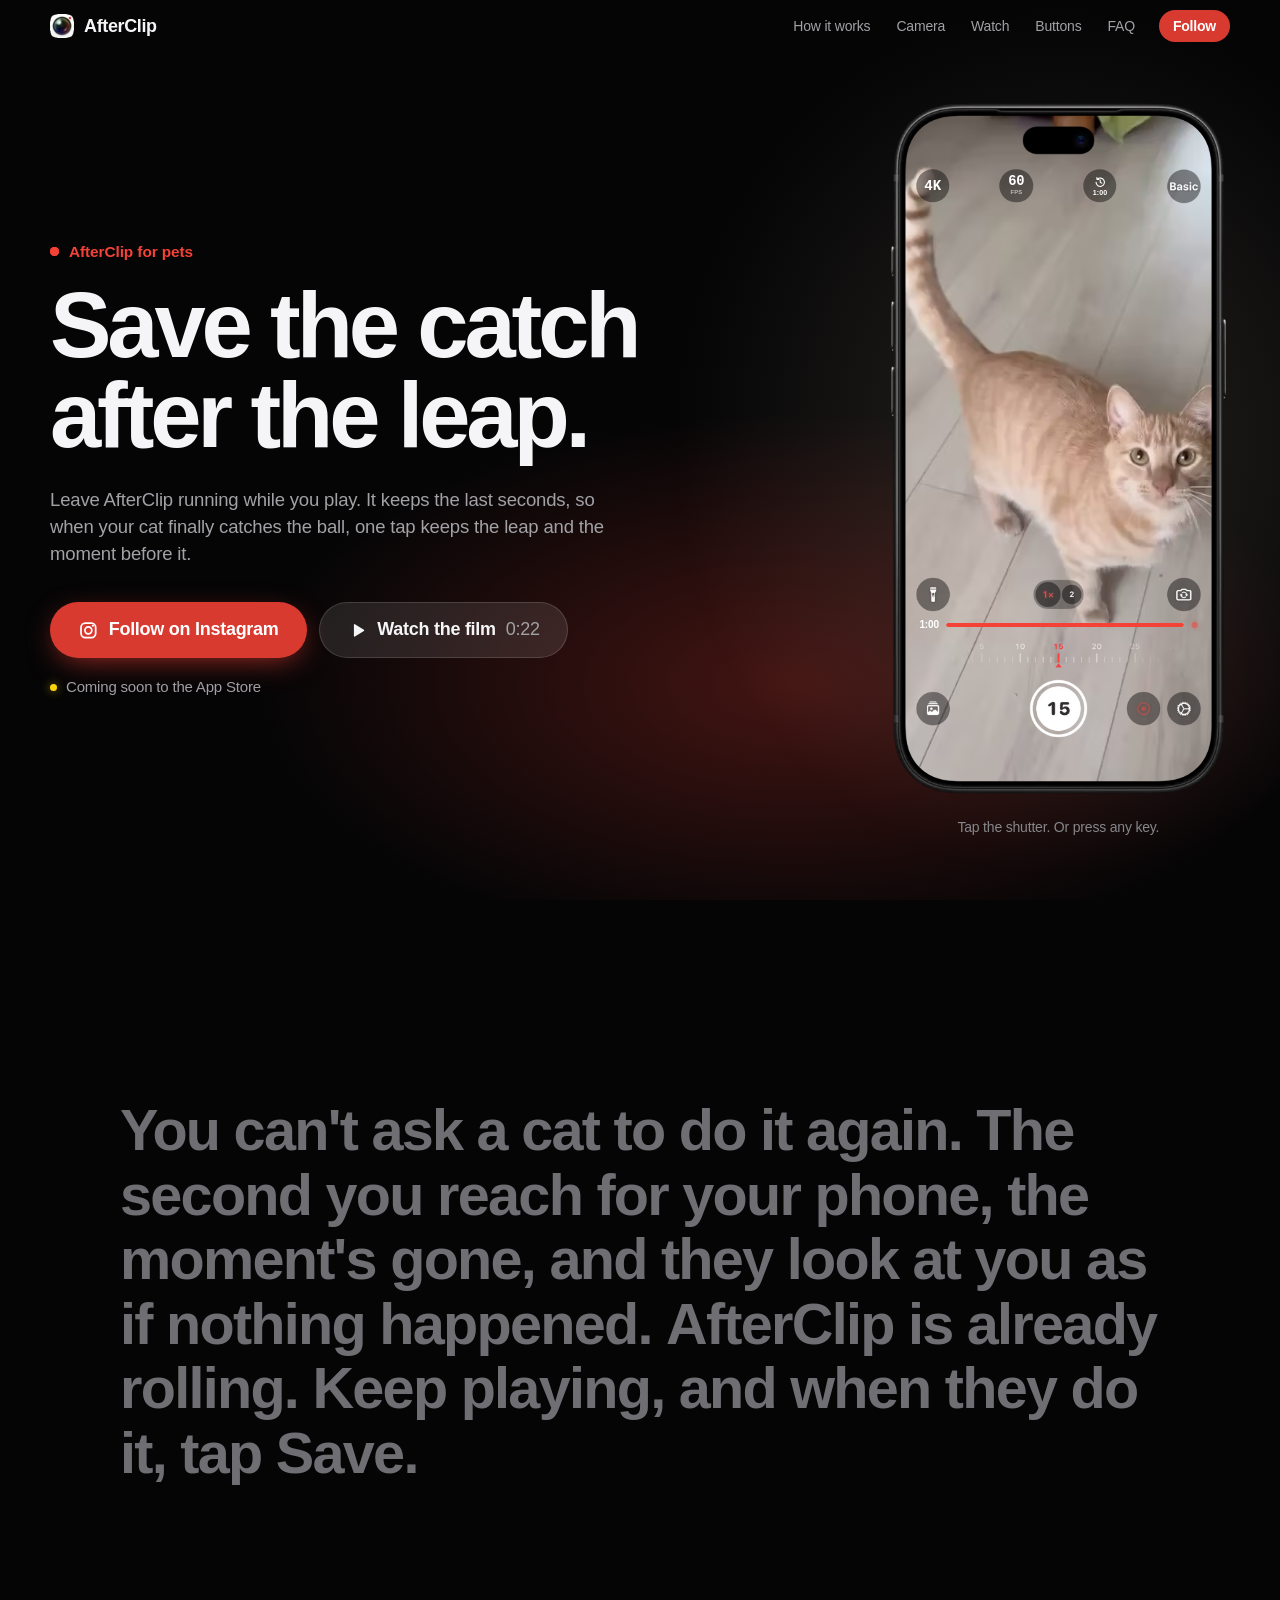
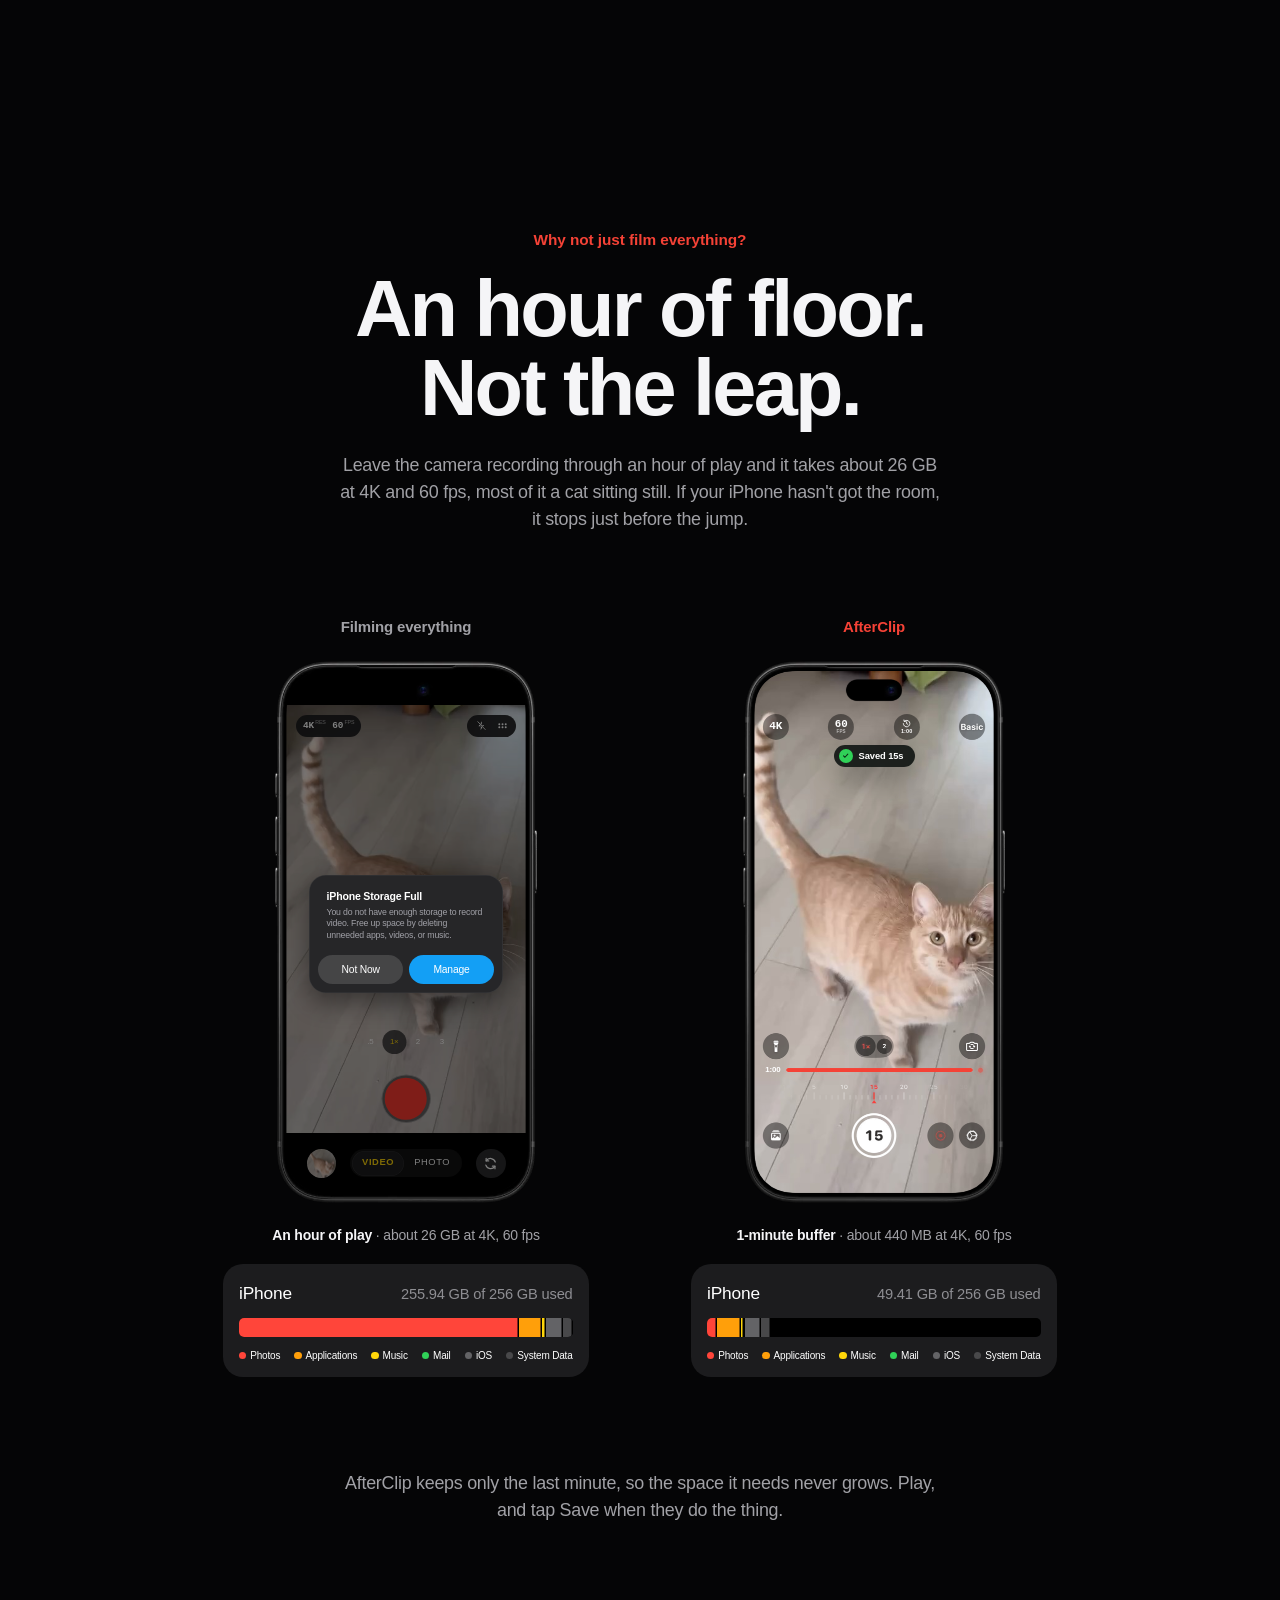
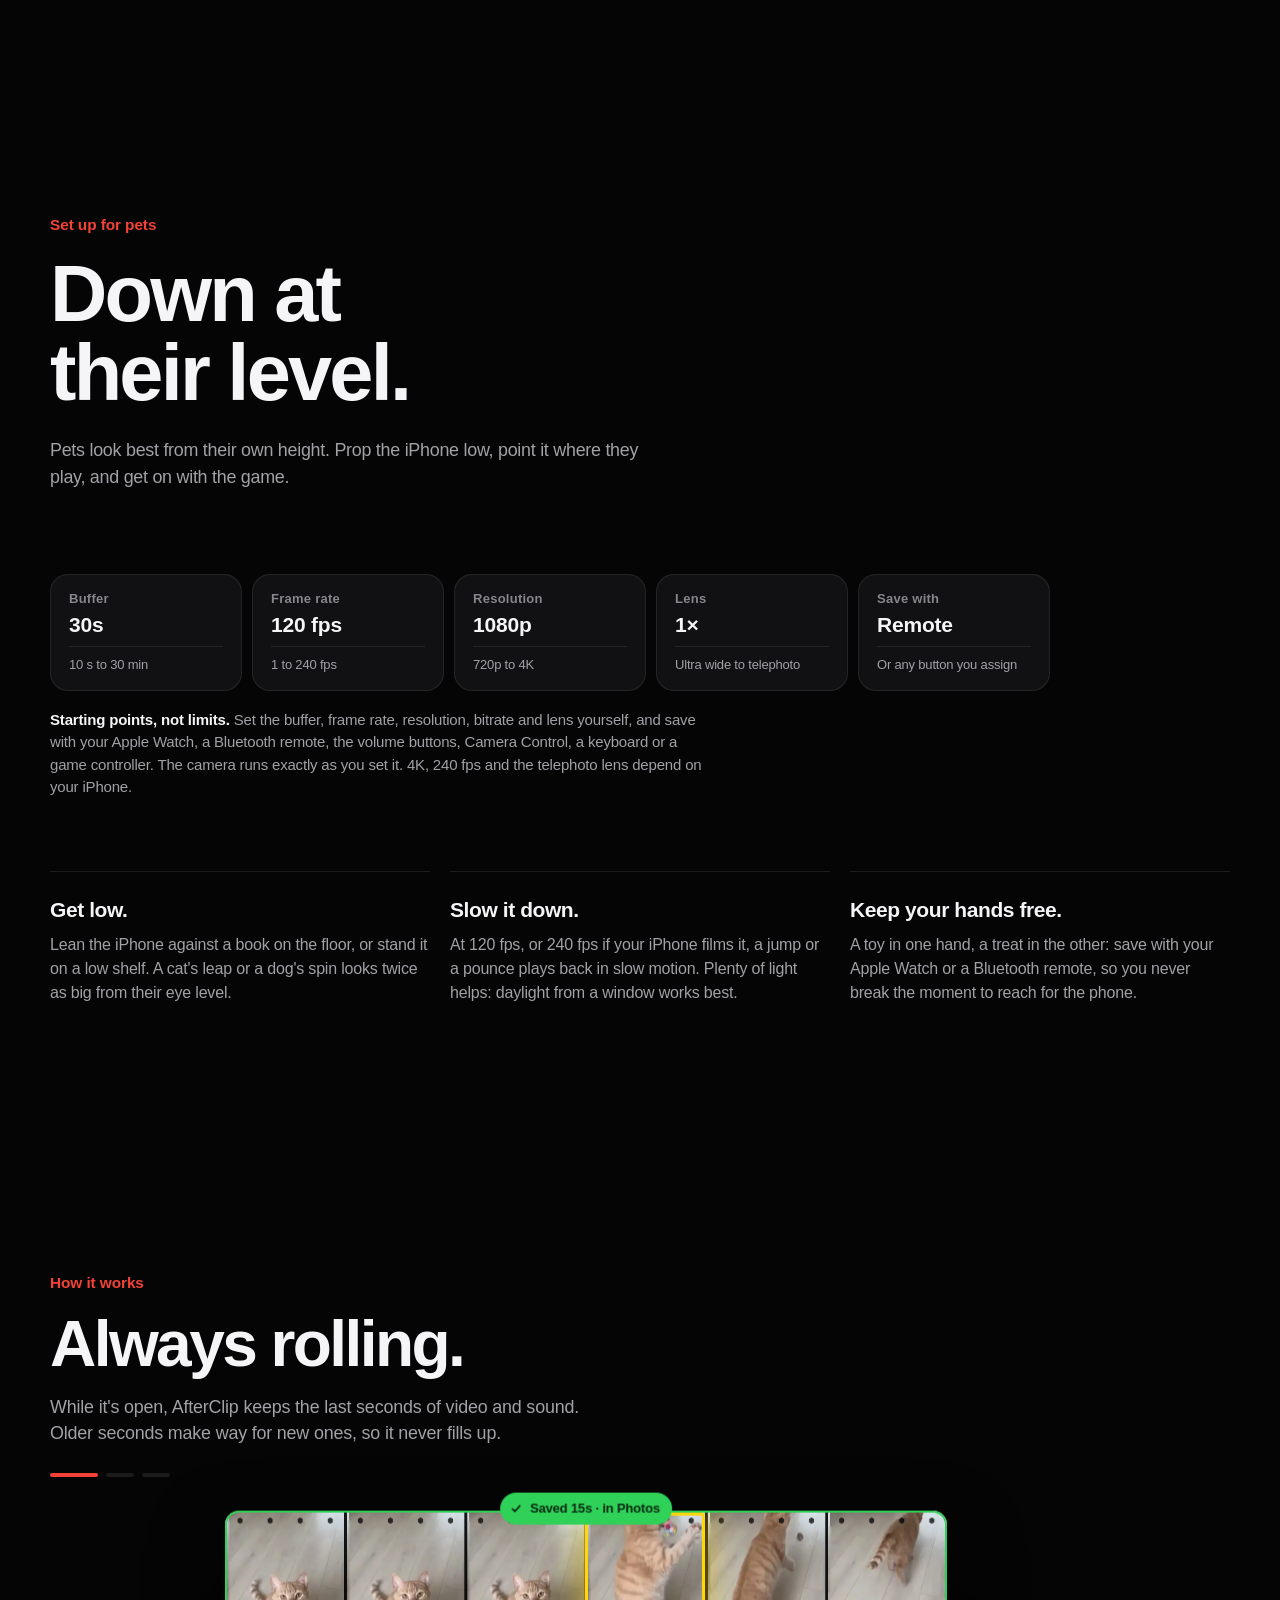
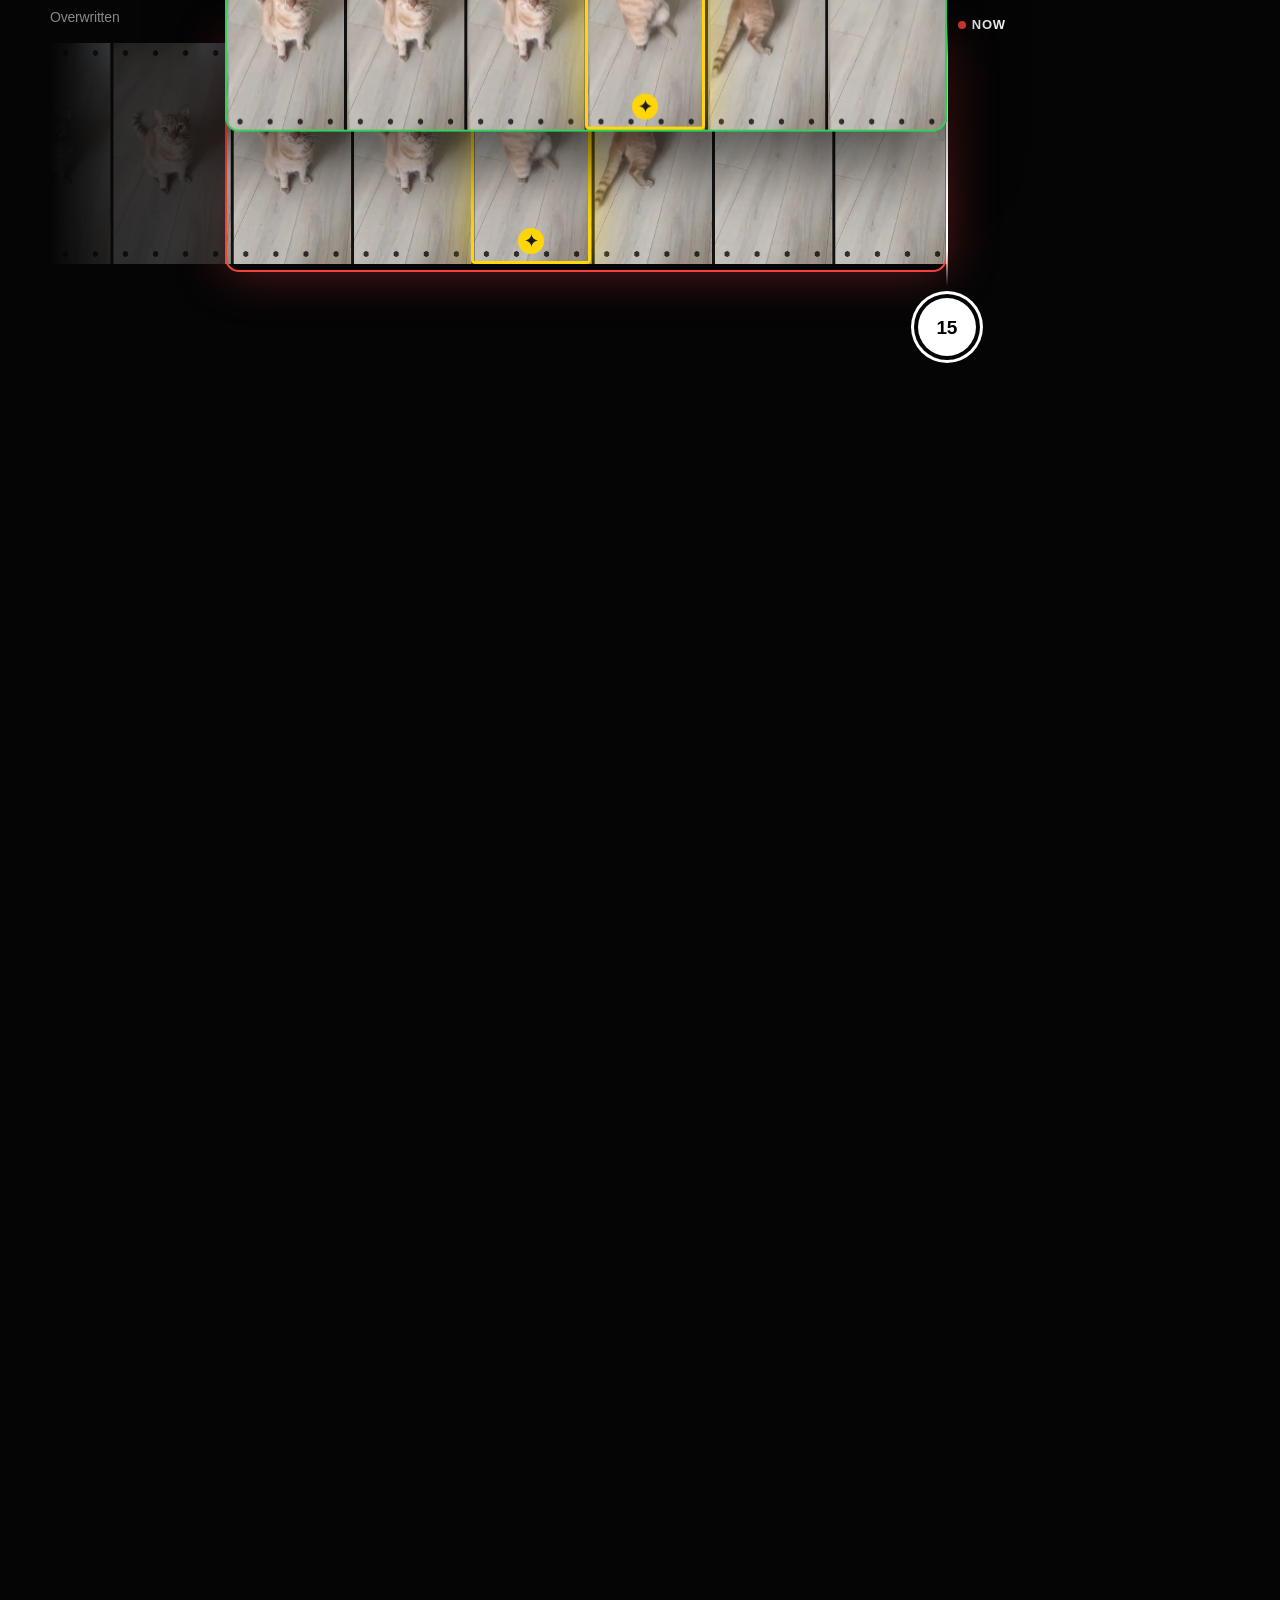
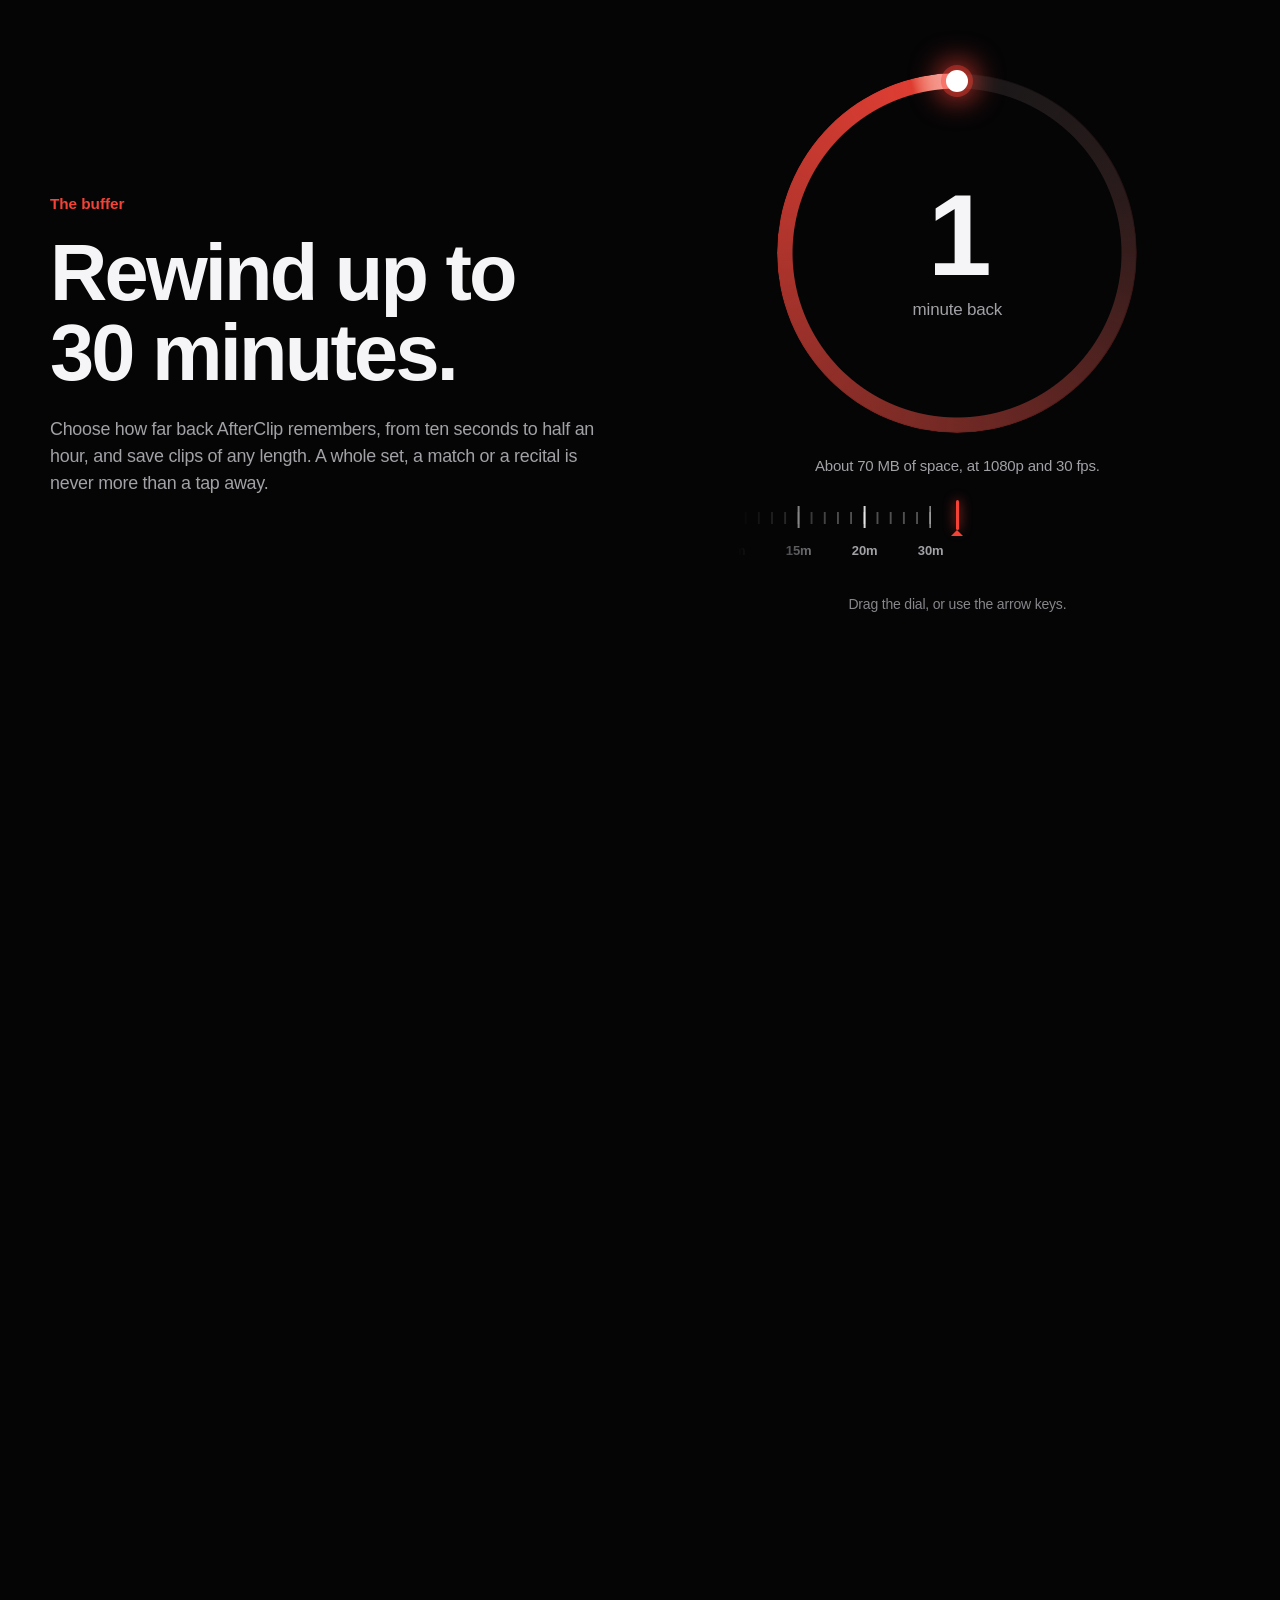
<file: pets/index.html>
<!doctype html>
<html lang="en">
<head>
  <meta charset="utf-8">
  <meta name="viewport" content="width=device-width, initial-scale=1, viewport-fit=cover">
  <title>AfterClip for pets: save the trick after they do it</title>
  <meta name="description" content="Pets never do it twice on cue. AfterClip keeps the last seconds on your iPhone, so when your cat or dog finally does the thing, tap Save and keep it, from the run-up to the landing.">
  <meta name="theme-color" content="#050506">
  <meta name="color-scheme" content="dark">
  <meta name="robots" content="index, follow, max-image-preview:large">
  <!-- Google Search Console owns the site through this; keep it, or it stops. -->
  <meta name="google-site-verification" content="yiXoZvbWytEb5aJO4Kf4C_b6ZOg4UcNelSuk_G61BUY">
  <link rel="canonical" href="https://stratomediagroupltd.github.io/afterclip/pets/">
  <link rel="icon" href="../assets/img/icon-32.png" sizes="32x32">
  <link rel="icon" href="../assets/img/icon-64.png" sizes="64x64">
  <link rel="apple-touch-icon" href="../assets/img/icon-180.png">
  <!-- Smart App Banner on iPhone: put the app's Apple ID here once it has one. -->
  <!-- <meta name="apple-itunes-app" content="app-id={{APP_ID}}"> -->
  <meta property="og:type" content="website">
  <meta property="og:site_name" content="AfterClip">
  <meta property="og:title" content="AfterClip for pets: save the trick after they do it">
  <meta property="og:description" content="Pets never do it twice on cue. AfterClip keeps the last seconds on your iPhone, so when your cat or dog finally does the thing, tap Save and keep it, from the run-up to the landing.">
  <!-- Link previews need absolute URLs: https://stratomediagroupltd.github.io/afterclip/ is where the site lives,
       e.g. https://yourname.github.io/afterclip/ -->
  <meta property="og:url" content="https://stratomediagroupltd.github.io/afterclip/pets/">
  <meta property="og:image" content="https://stratomediagroupltd.github.io/afterclip/assets/img/og.jpg">
  <meta property="og:image:width" content="1200">
  <meta property="og:image:height" content="630">
  <meta name="twitter:card" content="summary_large_image">
  <meta name="twitter:title" content="AfterClip for pets: save the trick after they do it">
  <meta name="twitter:description" content="Pets never do it twice on cue. AfterClip keeps the last seconds on your iPhone, so when your cat or dog finally does the thing, tap Save and keep it, from the run-up to the landing.">
  <meta name="twitter:image" content="https://stratomediagroupltd.github.io/afterclip/assets/img/og.jpg">
  <link rel="preload" as="image" type="image/webp" fetchpriority="high"
        imagesrcset="../assets/img/frame-iphone-480.webp 480w, ../assets/img/frame-iphone-600.webp 600w, ../assets/img/frame-iphone.webp 978w" imagesizes="(max-width: 599px) 62vw, (max-width: 899px) 40vw, 400px">
  <!-- The screen's UI downloads early too: without it, PageSpeed's phone paints the frame later. -->
  <link rel="preload" as="image" type="image/webp"
        imagesrcset="../assets/img/hud-match-480.webp 480w, ../assets/img/hud-match-600.webp 600w, ../assets/img/hud-match.webp 880w" imagesizes="(max-width: 599px) 62vw, (max-width: 899px) 40vw, 400px">
  <script>
    // Motion and reveals switch on only once the site script is known to run;
    // if it never arrives, everything shows as plain, finished content.
    const root = document.documentElement;
    root.classList.add("js");
    // A jump to a section (a link to #faq, or arriving with one) lays every
    // section out first: until they come near, those below the fold only
    // guess their height, and the jump would land off by the difference.
    const layOutAll = () => root.classList.add("is-whole");
    if (location.hash) {
      layOutAll();
      // Firefox goes to the section before the last styles are in, and the
      // page they shorten leaves it elsewhere: once they are, it goes again,
      // unless the visitor has started moving around by then.
      let moved = false;
      const VISITOR_INPUT = ["wheel", "touchstart", "keydown", "pointerdown"];
      const noteMoved = () => { moved = true; };
      VISITOR_INPUT.forEach((type) => addEventListener(type, noteMoved, { once: true, passive: true }));
      const goAgain = () => {
        VISITOR_INPUT.forEach((type) => removeEventListener(type, noteMoved));
        const target = document.getElementById(decodeURIComponent(location.hash.slice(1)));
        if (target && !moved) target.scrollIntoView({ behavior: "instant" });
      };
      // The styles that load without holding up the first paint can arrive
      // after the page has: wait for them (for up to about three seconds).
      const STYLE_WAIT_FRAMES = 180;
      const whenStyled = (frames) => {
        const late = document.querySelector('link[href$="features.css"]');
        if (!late || late.sheet || frames === 0) goAgain();
        else requestAnimationFrame(() => whenStyled(frames - 1));
      };
      addEventListener("load", () => whenStyled(STYLE_WAIT_FRAMES), { once: true });
    }
    addEventListener("hashchange", layOutAll);
    addEventListener("click", (event) => {
      const link = event.target.closest?.("a[href*='#']");
      if (link && link.hash && link.pathname === location.pathname) layOutAll();
    }, { capture: true });
    // The page's height unit (--vh, in the CSS): a hundredth of the screen's
    // height. On a phone or tablet it changes only on a real resize, such as
    // a rotation. A browser's toolbar sliding in or out while you scroll
    // leaves it alone, or the page would relayout under your finger. When it
    // does change, the part of the page you're reading stays where it is.
    const TOOLBAR_PX = 160;
    const touch = matchMedia("(pointer: coarse)");
    const stage = { width: 0, height: 0 };
    // What you're reading: inside the pinned tape, how far through it you are;
    // anywhere else, the first heading, paragraph or picture on the screen.
    const readingPlace = () => {
      if (scrollY === 0) return null;
      const scene = [...document.querySelectorAll(".how")].find((element) => {
        const box = element.getBoundingClientRect();
        return box.top <= 0 && box.bottom > 0;
      });
      if (scene) {
        const box = scene.getBoundingClientRect();
        return { part: scene, share: -box.top / box.height };
      }
      const part = [...document.querySelectorAll("main :is(h1, h2, h3, p, li, figure), footer")].find((element) => {
        const box = element.getBoundingClientRect();
        return box.height > 0 && box.top >= 0; // Hidden ones measure 0 × 0 at the top.
      });
      return part ? { part, top: part.getBoundingClientRect().top } : null;
    };
    // Noted when scrolling stops, so a resize can put it back from before the
    // text re-wrapped to the new width.
    let place = null;
    let noteTimer = 0;
    addEventListener("scroll", () => {
      clearTimeout(noteTimer);
      place = undefined; // Still scrolling: a resize now measures the place afresh.
      noteTimer = setTimeout(() => { place = readingPlace(); }, 150);
    }, { passive: true });
    const setStage = () => {
      const { innerWidth: width, innerHeight: height } = window;
      if (width === stage.width && (height === stage.height || (touch.matches && Math.abs(height - stage.height) < TOOLBAR_PX))) return;
      if (place === undefined) place = readingPlace();
      stage.width = width;
      stage.height = height;
      root.style.setProperty("--vh", `${height / 100}px`);
      root.classList.toggle("is-tall", height >= 820);
      if (!place || !place.part.isConnected) return;
      const box = place.part.getBoundingClientRect();
      const moved = "share" in place ? box.top + place.share * box.height : box.top - place.top;
      scrollBy({ top: moved, behavior: "instant" });
    };
    setStage();
    addEventListener("resize", setStage);
    const plain = () => { if (!window.__afterclip) root.classList.remove("js"); };
    // None of the script is needed to draw the page, so it loads after the
    // page has (or after 2.5 s on a slow connection, whichever comes first).
    let started = false;
    // Visits are counted by Cloudflare Web Analytics: no cookies, nothing kept
    // on the device. It stays off until its token replaces the placeholder,
    // and on a copy of the site served from this computer.
    const countVisit = () => {
      const token = "fb46847f3f8a47828e1d68c609162889";
      if (token.startsWith("{") || ["localhost", "127.0.0.1"].includes(location.hostname)) return;
      const beacon = document.createElement("script");
      beacon.defer = true;
      beacon.src = "https://static.cloudflareinsights.com/beacon.min.js";
      beacon.dataset.cfBeacon = JSON.stringify({ token });
      document.head.append(beacon);
    };
    const start = () => {
      if (started) return;
      started = true;
      import("../assets/js/main.js").catch(plain);
      countVisit();
    };
    addEventListener("load", start, { once: true });
    setTimeout(start, 2500);
    setTimeout(plain, 8000);
  </script>
  <style>
@property --accent {
syntax: "<color>";
inherits: true;
initial-value: #f54236;
}
:root {
--accent: #f54236;
--on-accent: #fff;
--accent-ink: var(--accent);
--bg: #050506;
--surface: #111113;
--surface-2: #1c1c1f;
--line: rgb(255 255 255 / 0.09);
--text: #f5f5f7;
--muted: #a1a1a6;
--faint: #86868b;
--green: #30d158;
--yellow: #ffd60a;
--glass: rgb(16 16 18 / 0.68);
--font: -apple-system, BlinkMacSystemFont, "SF Pro Display", "SF Pro Text", "Inter", "Segoe UI", Roboto, "Helvetica Neue", Arial, sans-serif;
--font-round: ui-rounded, "SF Pro Rounded", -apple-system, BlinkMacSystemFont, "Segoe UI", sans-serif;
--font-mono: ui-monospace, "SF Mono", "SFMono-Regular", Menlo, Consolas, monospace;
--ease: cubic-bezier(0.16, 1, 0.3, 1);
--ease-in-out: cubic-bezier(0.65, 0, 0.35, 1);
--spring: linear(0, 0.006, 0.025 2.8%, 0.101 6.1%, 0.539 18.9%, 0.721 25.3%, 0.849 31.5%, 0.937 38.1%, 0.968 41.8%, 0.991 45.7%, 1.006 50.1%, 1.015 55%, 1.017 63.9%, 1.001 85.8%, 1);
--wrap: min(1180px, 100% - 48px);
--nav-h: 52px;
color-scheme: dark;
transition: --accent 0.6s var(--ease);
}
*, *::before, *::after { box-sizing: border-box; }
html { -webkit-text-size-adjust: 100%; text-size-adjust: 100%; }
@media (prefers-reduced-motion: no-preference) {
html { scroll-behavior: smooth; }
}
body {
margin: 0;
background: var(--bg);
color: var(--text);
font: 400 17px/1.5 var(--font);
letter-spacing: -0.011em;
-webkit-font-smoothing: antialiased;
-moz-osx-font-smoothing: grayscale;
text-rendering: optimizeLegibility;
overflow-x: clip;
}
img, video, canvas, svg { display: block; max-width: 100%; }
img, video { height: auto; }
button { font: inherit; color: inherit; background: none; border: 0; padding: 0; cursor: pointer; }
a { color: inherit; }
h1, h2, h3, p, ul, ol, dl, dd, figure { margin: 0; }
ul, ol { padding: 0; list-style: none; }
::selection { background: color-mix(in srgb, var(--accent) 45%, transparent); }
:focus-visible { outline: 3px solid color-mix(in srgb, var(--accent) 80%, white); outline-offset: 3px; border-radius: 8px; }
.visually-hidden {
position: absolute !important; width: 1px; height: 1px; padding: 0; margin: -1px;
overflow: hidden; clip: rect(0 0 0 0); white-space: nowrap; border: 0;
}
.sprite { position: absolute; width: 0; height: 0; overflow: hidden; }
.ico { width: 1.15em; height: 1.15em; flex: none; fill: currentColor; }
.wrap { width: var(--wrap); margin-inline: auto; }
.iphone, .awatch, .watches, .hero__device, .specs__device, .duel, .storage, .tape, .ring, .dial,
.merge, .devices, .keycap, .btn, .nav, .dock, .toast, .flyclip, .film__inner, .finale__icon, .privacy__lock, .zeros dd {
-webkit-user-select: none; user-select: none;
-webkit-touch-callout: none;
}
img { -webkit-user-drag: none; }
.skip {
position: fixed; left: 16px; top: -60px; z-index: 100;
padding: 10px 16px; border-radius: 12px; background: var(--text); color: var(--bg);
font-weight: 600; text-decoration: none; transition: top 0.2s;
}
.skip:focus { top: 12px; }
.eyebrow {
display: inline-flex; align-items: center; gap: 10px;
margin-bottom: 18px;
color: var(--accent-ink);
font-size: clamp(15px, 1.2vw, 18px); font-weight: 600; letter-spacing: -0.005em;
}
.title {
font-size: clamp(40px, 6.2vw, 92px);
font-weight: 700; line-height: 1.0; letter-spacing: -0.035em;
text-wrap: balance;
}
.title--center { text-align: center; }
.body {
max-width: 34em;
margin-top: 24px;
color: var(--muted);
font-size: clamp(17px, 1.4vw, 21px); line-height: 1.5; letter-spacing: -0.015em;
text-wrap: pretty;
}
.body strong { color: var(--text); font-weight: 600; }
.body a { color: var(--text); text-underline-offset: 3px; }
.body--center { margin-inline: auto; text-align: center; }
.hint { color: var(--faint); font-size: 14px; }
.rec-dot { position: relative; width: 9px; height: 9px; border-radius: 50%; background: var(--accent); }
.rec-dot::after {
content: ""; position: absolute; inset: 0; border-radius: 50%;
background: var(--accent);
}
.is-live .rec-dot::after { animation: rec 1.6s ease-out infinite; }
@keyframes rec {
from { transform: scale(1); opacity: 0.6; }
70%, to { transform: scale(3); opacity: 0; }
}
.btn {
--btn-bg: color-mix(in srgb, var(--accent) 88%, #000);
position: relative;
display: inline-flex; align-items: center; justify-content: center; gap: 10px;
height: 48px; padding: 0 24px;
border-radius: 999px;
background: var(--btn-bg);
color: var(--on-accent);
font-size: 17px; font-weight: 600; letter-spacing: -0.015em;
text-decoration: none; white-space: nowrap;
box-shadow: 0 8px 30px -8px color-mix(in srgb, var(--accent) 70%, transparent);
transition: transform 0.5s var(--spring), box-shadow 0.3s, background-color 0.3s;
}
.btn:hover { transform: translateY(-1px) scale(1.02); box-shadow: 0 14px 40px -8px color-mix(in srgb, var(--accent) 80%, transparent); }
.btn:active { transform: scale(0.97); transition-duration: 0.12s; }
.btn--sm { height: 32px; padding: 0 14px; font-size: 14px; box-shadow: none; }
.btn--lg { height: 56px; padding: 0 28px; font-size: 18px; }
.btn--ghost {
--btn-bg: rgb(255 255 255 / 0.1);
color: var(--text);
box-shadow: inset 0 0 0 1px rgb(255 255 255 / 0.14);
}
.btn--ghost:hover { --btn-bg: rgb(255 255 255 / 0.16); box-shadow: inset 0 0 0 1px rgb(255 255 255 / 0.22); }
.btn__meta { color: var(--muted); font-weight: 500; font-variant-numeric: tabular-nums; }
.arrow-link {
display: inline-flex; align-items: center; gap: 4px;
color: var(--accent-ink); font-weight: 600; text-decoration: none;
}
.arrow-link .ico { transition: transform 0.4s var(--spring); }
.arrow-link:hover .ico { transform: translateX(4px); }
.nav {
position: fixed; inset: 0 0 auto; z-index: 50;
height: var(--nav-h);
transition: background-color 0.4s, box-shadow 0.4s;
}
.nav.is-scrolled {
background: var(--glass);
-webkit-backdrop-filter: saturate(160%) blur(16px); backdrop-filter: saturate(160%) blur(16px);
box-shadow: 0 1px 0 var(--line);
}
.nav__inner {
width: var(--wrap); height: 100%; margin-inline: auto;
display: flex; align-items: center; gap: 24px;
}
.nav__brand {
display: inline-flex; align-items: center; gap: 10px; margin-right: auto;
font-size: 18px; font-weight: 650; letter-spacing: -0.02em; text-decoration: none;
}
.nav__brand img { border-radius: 6px; }
.nav__links { display: flex; gap: 26px; }
.nav__links a {
position: relative;
color: var(--muted); font-size: 14px; text-decoration: none;
transition: color 0.25s;
}
.nav__links a:hover, .nav__links a[aria-current="true"] { color: var(--text); }
.nav__links a[aria-current="true"]::after {
content: ""; position: absolute; left: 0; right: 0; bottom: -6px; height: 2px; border-radius: 2px;
background: var(--accent);
}
@media (max-width: 760px) {
.nav__links { display: none; }
}
.js [data-reveal] {
opacity: 0;
transform: translate3d(0, 28px, 0);
transition: opacity 0.9s var(--ease) var(--d, 0ms), transform 1.1s var(--ease) var(--d, 0ms);
}
.js [data-reveal].is-in { opacity: 1; transform: none; }
.js [data-wipe] .line { display: block; overflow: clip; padding-bottom: 0.1em; margin-bottom: -0.1em; }
.js [data-wipe] .line > span {
display: block;
transform: translate3d(0, 108%, 0);
transition: transform 1.15s var(--ease) calc(var(--i, 0) * 90ms);
}
.js [data-wipe].is-in .line > span { transform: none; }
.is-live .float { animation: float 7s ease-in-out infinite alternate; }
.is-live .float--slow { animation-duration: 9s; animation-delay: -3s; }
.float.is-away { animation-play-state: paused; }
@keyframes float {
from { transform: translate3d(0, -7px, 0); }
to { transform: translate3d(0, 7px, 0); }
}
.toast {
display: inline-flex; align-items: center; gap: 0.62em;
padding: 0.5em 1.15em 0.5em 0.62em;
border-radius: 999px;
background: rgb(18 22 20 / 0.92);
color: #fff;
font-weight: 600; letter-spacing: -0.01em; white-space: nowrap;
box-shadow: 0 10px 30px rgb(0 0 0 / 0.35);
}
.toast__check {
display: grid; place-items: center;
width: 1.5em; height: 1.5em; border-radius: 50%;
background: var(--green); color: #0b2a14;
}
.toast__check .ico { width: 1em; height: 1em; }
.toast__meta { color: rgb(255 255 255 / 0.55); font-weight: 500; }
.global-toasts {
position: fixed; left: 50%; top: calc(var(--nav-h) + 14px); z-index: 60;
display: grid; justify-items: center; gap: 8px;
transform: translateX(-50%);
font-size: 15px;
pointer-events: none;
}
html:not(.js) [data-film-open] { display: none; }
.film {
width: 100vw; height: 100vh; height: 100dvh; max-width: none; max-height: none;
margin: 0; padding: 0; border: 0;
background: transparent; color: #fff;
}
.film[open] { display: grid; place-items: center; }
.film::backdrop { background: rgb(0 0 0 / 0.86); -webkit-backdrop-filter: blur(14px); backdrop-filter: blur(14px); }
.film__inner {
position: relative;
height: min(88dvh, 960px); aspect-ratio: 9 / 16; max-width: 92vw;
animation: film-in 0.6s var(--ease);
}
.film__video { width: 100%; height: 100%; border-radius: 26px; background: #000; object-fit: cover; }
.film__close {
position: absolute; top: 0; left: calc(100% + 14px);
display: grid; place-items: center;
width: 44px; height: 44px; border-radius: 50%;
background: rgb(255 255 255 / 0.14);
transition: background-color 0.2s;
}
.film__close:hover { background: rgb(255 255 255 / 0.24); }
@media (max-width: 640px) {
.film__close { left: auto; right: 10px; top: 10px; background: rgb(0 0 0 / 0.5); }
}
@keyframes film-in {
from { opacity: 0; transform: translateY(24px) scale(0.96); }
}
.footer {
position: relative;
padding: 40px 0 calc(40px + env(safe-area-inset-bottom));
border-top: 1px solid var(--line);
color: var(--faint);
font-size: 13px;
}
.footer__inner { display: grid; grid-template-columns: auto 1fr; gap: 14px 32px; align-items: center; }
.footer__brand { display: inline-flex; align-items: center; gap: 8px; color: var(--text); font-weight: 600; font-size: 15px; }
.footer__brand img { border-radius: 5px; }
.footer nav { display: flex; flex-wrap: wrap; gap: 8px 24px; justify-content: end; }
.footer nav a { text-decoration: none; transition: color 0.2s; }
.footer nav a:hover, .footer nav a[aria-current="page"] { color: var(--text); }
.footer__legal { grid-column: 1 / -1; max-width: 70em; }
@media (max-width: 640px) {
.footer__inner { grid-template-columns: 1fr; }
.footer nav { justify-content: start; }
}
@media (prefers-reduced-motion: reduce) {
*, *::before, *::after {
animation-duration: 0.01ms !important;
animation-iteration-count: 1 !important;
transition-duration: 0.01ms !important;
}
.js [data-reveal], .js [data-wipe] .line > span { transform: none; }
}
  </style>
  <style>
.section { position: relative; padding: clamp(110px, var(--vh, 1vh) * 16, 190px) 0; scroll-margin-top: var(--nav-h); }
.section__head { margin-bottom: clamp(48px, 7vw, 84px); }
.section__head--center { text-align: center; }
.section__head--center .body { margin-inline: auto; }
.split {
display: grid; grid-template-columns: minmax(0, 1fr) minmax(0, 1fr);
align-items: center; gap: clamp(40px, 7vw, 110px);
}
.split--flip .split__copy { order: 2; }
@media (max-width: 900px) {
.split { grid-template-columns: minmax(0, 1fr); }
.split--flip .split__copy { order: 0; }
}
.ticks { display: grid; gap: 12px; margin-top: 30px; }
.ticks li { display: flex; gap: 12px; align-items: baseline; font-size: 17px; }
.ticks li::before {
content: ""; flex: none; width: 7px; height: 7px; border-radius: 50%; translate: 0 -2px;
background: var(--accent); box-shadow: 0 0 10px var(--accent);
}
.iphone {
--pw: 300px;
position: relative;
width: var(--pw); aspect-ratio: 978 / 2000;
flex: none;
}
.iphone__screen {
position: absolute; left: 5.317%; top: 2.5%; width: 89.366%; height: 95%;
overflow: hidden; border-radius: 16% / 7.37%;
background: #000;
container-type: inline-size;
}
.iphone__screen > picture, .iphone__screen > picture img, .iphone__video {
position: absolute; inset: 0; width: 100%; height: 100%; object-fit: cover;
}
.iphone__frame, .iphone__frame img { position: absolute; inset: 0; width: 100%; height: 100%; pointer-events: none; }
.awatch { position: relative; width: var(--ww, 300px); aspect-ratio: 560 / 880; flex: none; }
.awatch__screen {
position: absolute; left: 12.857%; top: 21.818%; width: 74.286%; height: 56.364%;
overflow: hidden; border-radius: 24% / 20.2%;
background: #000;
container-type: inline-size;
}
.awatch__screen picture, .awatch__screen picture img { position: absolute; inset: 0; width: 100%; height: 100%; }
.awatch__frame, .awatch__frame img { position: absolute; inset: 0; width: 100%; height: 100%; pointer-events: none; }
.hero { position: relative; }
.hero__stage {
position: relative;
min-height: calc(var(--vh, 1vh) * 100);
display: grid; grid-template-columns: minmax(0, 1fr) auto; align-items: center;
gap: clamp(32px, 6vw, 110px);
padding: calc(var(--nav-h) + 24px) max(24px, (100% - 1180px) / 2) 40px;
overflow: clip;
}
.hero__stage::after {
content: ""; position: absolute; inset: 0; z-index: -1;
background: radial-gradient(42% 30% at 62% 76%, color-mix(in srgb, var(--accent) 26%, transparent), transparent);
pointer-events: none;
}
.hero__copy { position: relative; z-index: 2; }
.hero__title {
font-size: clamp(50px, 7.2vw, 116px);
font-weight: 700; line-height: 0.98; letter-spacing: -0.045em;
}
.hero__title .line { display: block; overflow: clip; padding-bottom: 0.08em; margin-bottom: -0.08em; }
.hero__title .line > span { display: block; }
.hero__lede { max-width: 30em; margin-top: 26px; color: var(--muted); font-size: clamp(17px, 1.45vw, 22px); line-height: 1.45; text-wrap: pretty; }
.hero__ctas { display: flex; flex-wrap: wrap; gap: 12px; margin-top: 34px; }
.hero__soon { display: inline-flex; align-items: center; gap: 9px; margin-top: 18px; color: var(--muted); font-size: 15px; font-weight: 500; }
.hero__soon-dot { width: 7px; height: 7px; border-radius: 50%; background: var(--yellow); box-shadow: 0 0 10px color-mix(in srgb, var(--yellow) 60%, transparent); }
.hero__device { position: relative; display: grid; justify-items: center; gap: 18px; z-index: 1; }
.hero__device .iphone { --pw: calc(min(var(--vh, 1vh) * 78, 800px) * 0.489); }
.hero__device::before {
content: ""; position: absolute; left: 50%; top: 46%; z-index: -1;
width: 230%; height: 120%;
transform: translate(-50%, -50%);
background: radial-gradient(closest-side, rgb(214 192 168 / 0.16), transparent);
pointer-events: none;
}
.hero__hint { color: var(--faint); font-size: 14px; }
@keyframes hero-rise { from { transform: translate3d(0, 106%, 0); } }
.js .hero__title .line > span { animation: hero-rise 0.9s var(--ease) both; }
.js .hero__title .line:nth-child(2) > span { animation-delay: 0.07s; }
@media (max-width: 899px) {
.hero__stage {
grid-template-columns: 1fr; grid-template-rows: auto auto;
align-content: start; justify-items: center; gap: 30px;
padding-top: calc(var(--nav-h) + 18px); padding-bottom: 18px;
text-align: center;
}
.hero__copy .eyebrow { margin-bottom: 12px; }
.hero__title { font-size: clamp(42px, 11.5vw, 72px); }
.hero__lede { display: none; }
.hero__ctas { justify-content: center; margin-top: 20px; }
.hero__ctas .btn--lg { height: 48px; padding: 0 20px; font-size: 16px; }
.hero__soon { margin-top: 12px; font-size: 14px; }
.hero__device .iphone { --pw: min(calc(min(var(--vh, 1vh) * 62, 620px) * 0.489), 70vw); }
.hero__hint { display: none; }
}
@media (max-width: 899px) {
.is-tall .hero__lede { display: block; margin-inline: auto; margin-top: 16px; font-size: 17px; }
}
.iphone__hud { pointer-events: none; }
.toasts {
position: absolute; left: 0; right: 0; top: 14.2%; z-index: 3;
display: grid; justify-items: center; gap: 1.6cqi;
font-size: 3.9cqi;
pointer-events: none;
}
.toasts .toast { padding: 1.6cqi 4.6cqi 1.6cqi 2.2cqi; gap: 2.3cqi; }
.shutter-hit, .shutter-ring {
position: absolute; left: 50%; top: 89%; z-index: 4;
width: 19.5%; aspect-ratio: 1;
border-radius: 50%;
transform: translate(-50%, -50%);
}
.shutter-hit { -webkit-tap-highlight-color: transparent; }
.shutter-hit:active { background: rgb(0 0 0 / 0.12); }
.shutter-ring { pointer-events: none; box-shadow: 0 0 0 0.9cqi var(--accent), 0 0 6cqi var(--accent); opacity: 0; }
.flyclip {
position: absolute; z-index: 5;
width: 112px; padding: 6px 6px 10px;
border-radius: 16px;
background: rgb(28 28 30 / 0.96);
box-shadow: 0 24px 60px rgb(0 0 0 / 0.5), inset 0 0 0 1px rgb(255 255 255 / 0.1);
pointer-events: none;
}
.flyclip video { width: 100%; aspect-ratio: 9 / 16; border-radius: 11px; object-fit: cover; background: #000; }
.flyclip p { margin-top: 8px; color: #fff; font-size: 12px; font-weight: 600; line-height: 1.25; text-align: center; }
.flyclip p span { display: block; color: rgb(255 255 255 / 0.55); font-weight: 500; }
.manifesto { padding: clamp(120px, var(--vh, 1vh) * 22, 240px) 0; }
.manifesto__text {
width: var(--wrap); max-width: 1040px; margin-inline: auto;
font-size: clamp(30px, 4.5vw, 66px); font-weight: 650; line-height: 1.12; letter-spacing: -0.03em;
text-wrap: pretty;
}
.manifesto__text strong { font-weight: 700; }
.js .manifesto__text .w { color: #6e6e73; transition: color 0.35s linear; }
.js .manifesto__text .w.is-lit { color: var(--text); }
.js .manifesto__text strong .w.is-lit { color: var(--accent); }
.how { position: relative; scroll-margin-top: 0; }
.js .how { height: calc(var(--vh, 1vh) * 220); }
.how__stage {
--gap: clamp(26px, var(--vh, 1vh) * 6, 70px);
display: flex; flex-direction: column; justify-content: center; gap: var(--gap);
padding: calc(var(--nav-h) + 30px) 0 50px;
overflow: clip;
}
.js .how__stage { position: sticky; top: 0; height: calc(var(--vh, 1vh) * 100); }
.how__head { position: relative; }
.how__steps { display: grid; gap: 28px; }
.js .how__steps { display: grid; grid-template-areas: "s"; gap: 0; }
.how__step h3 { font-size: clamp(36px, 5vw, 72px); font-weight: 700; line-height: 1.02; letter-spacing: -0.04em; }
.how__step p { max-width: 30em; margin-top: 16px; color: var(--muted); font-size: clamp(17px, 1.4vw, 21px); }
.js .how__step {
grid-area: s;
opacity: 0; transform: translateY(26px);
transition: opacity 0.6s var(--ease), transform 0.8s var(--ease);
pointer-events: none;
}
.js .how__step.is-on { opacity: 1; transform: none; pointer-events: auto; }
.how__dots { display: none; gap: 8px; margin-top: 26px; }
.js .how__dots { display: flex; }
.how__dots i { width: 28px; height: 4px; border-radius: 4px; background: var(--line); transition: background-color 0.4s, width 0.5s var(--ease); }
.how__dots i.is-on { width: 48px; background: var(--accent); }
.tape {
--fw: clamp(58px, 9.4vw, 132px);
--fh: calc(var(--fw) * 1.8333);
--win: 6;
--now: 0.76;
--top: 46px;
position: relative;
width: var(--wrap); margin-inline: auto;
height: calc(var(--fh) + var(--top) + 96px);
}
@media (max-width: 700px) { .tape { --win: 5; --now: 0.84; --top: 40px; } }
@supports (height: 100svh) {
.js .tape {
--fw: clamp(58px, min(9.4vw, (var(--vh, 1vh) * 100 - 533px) / 2.57), 132px);
margin-top: max(0px, var(--fh) * 0.4 + 78px - var(--top) - var(--gap));
}
}
.tape__rec {
position: absolute; left: 0; top: var(--top);
width: calc(100% * var(--now)); height: var(--fh);
overflow: hidden;
}
.tape__rec::after {
content: ""; position: absolute; left: 0; top: 0; bottom: 0; z-index: 2;
right: calc(var(--win) * var(--fw));
background: linear-gradient(90deg, var(--bg), rgb(5 5 6 / 0.78) 35%, rgb(5 5 6 / 0.7));
pointer-events: none;
}
.tape__film, .tape__clip-film {
background: url("../assets/img/strip.jpg") 0 0 / calc(var(--fw) * 26) 100% no-repeat;
background-image: image-set(url("../assets/img/strip.webp") type("image/webp"), url("../assets/img/strip.jpg") type("image/jpeg"));
}
.js .tape:not(.is-near) .tape__film, .js .tape:not(.is-near) .tape__clip-film { background-image: none; }
.tape__film {
position: absolute; left: 0; top: 0; height: 100%; width: calc(var(--fw) * 26);
will-change: transform;
}
.tape__film::before, .tape__clip-film::before {
content: ""; position: absolute; inset: 0;
background:
linear-gradient(90deg, rgb(0 0 0 / 0.9) 0 3px, transparent 3px) 0 0 / var(--fw) 100%,
radial-gradient(circle, rgb(0 0 0 / 0.75) 0 2.5px, transparent 3px) 0 4px / calc(var(--fw) / 4) 12px repeat-x,
radial-gradient(circle, rgb(0 0 0 / 0.75) 0 2.5px, transparent 3px) 0 calc(100% - 4px) / calc(var(--fw) / 4) 12px repeat-x;
}
.tape__clip-film::before {
background:
radial-gradient(circle, rgb(0 0 0 / 0.75) 0 2.5px, transparent 3px) 0 4px / calc(var(--fw) / 4) 12px repeat-x,
radial-gradient(circle, rgb(0 0 0 / 0.75) 0 2.5px, transparent 3px) 0 calc(100% - 4px) / calc(var(--fw) / 4) 12px repeat-x;
}
.tape__clip-film::after {
content: ""; position: absolute; top: 0; bottom: 0; z-index: 2;
left: calc(var(--fw) - 1.5px); right: calc(var(--fw) - 1.5px);
background: linear-gradient(90deg, rgb(0 0 0 / 0.9) 0 3px, transparent 3px) 0 0 / var(--fw) 100%;
}
.tape__moment {
position: absolute; top: 0; left: calc(var(--fw) * var(--km, 14)); z-index: 1;
width: var(--fw); height: 100%;
box-shadow: inset 0 0 0 3px var(--yellow), 0 0 40px color-mix(in srgb, var(--yellow) 60%, transparent);
border-radius: 4px;
container-type: inline-size;
}
.tape__moment b {
position: absolute; left: 50%; bottom: 10px; transform: translateX(-50%);
display: inline-flex; align-items: center; gap: 5px;
width: max-content;
padding: 3px 9px 3px 7px; border-radius: 999px;
background: var(--yellow); color: #1d1d1f;
font-size: 12px; font-weight: 700; line-height: 1; white-space: nowrap;
}
.tape__moment b .ico { width: 15px; height: 15px; }
@container (max-width: 127px) {
.tape__moment b { justify-content: center; width: 26px; height: 26px; padding: 0; border-radius: 50%; }
.tape__moment b span { display: none; }
}
.tape__window {
position: absolute; top: calc(var(--top) - 8px);
left: calc(100% * var(--now) - var(--win) * var(--fw));
width: calc(var(--win) * var(--fw)); height: calc(var(--fh) + 16px);
border-radius: 14px;
box-shadow: inset 0 0 0 2px var(--accent), 0 0 50px color-mix(in srgb, var(--accent) 35%, transparent);
pointer-events: none;
}
.tape__window span {
position: absolute; left: 2px; bottom: calc(100% + 10px);
color: var(--accent); font-size: 14px; font-weight: 600; white-space: nowrap;
}
.tape__over { position: absolute; left: 0; top: 10px; color: var(--faint); font-size: 14px; }
@media (max-width: 700px) { .tape__over { display: none; } }
.tape__now {
position: absolute; top: calc(var(--top) - 22px); left: calc(100% * var(--now));
width: 2px; height: calc(var(--fh) + 44px); margin-left: -1px;
background: linear-gradient(transparent, #fff 14%, #fff 86%, transparent);
}
.tape__now span {
position: absolute; left: 12px; top: -6px;
display: inline-flex; align-items: center; gap: 6px;
font-size: 13px; font-weight: 700; letter-spacing: 0.06em; text-transform: uppercase;
}
.tape__now i { width: 8px; height: 8px; border-radius: 50%; background: var(--accent); }
.is-live .tape__now i { animation: blink 1.2s steps(2, jump-none) infinite; }
@keyframes blink { 50% { opacity: 0.25; } }
.tape__shutter {
position: absolute; left: calc(100% * var(--now)); top: calc(var(--top) + var(--fh) + 34px);
display: grid; place-items: center;
width: 58px; height: 58px; border-radius: 50%;
transform: translateX(-50%);
background: #fff; color: #000;
box-shadow: 0 0 0 4px var(--bg), 0 0 0 7px #fff;
font: 800 19px/1 var(--font-round);
transition: transform 0.5s var(--spring), box-shadow 0.3s;
}
.tape__shutter.is-pressed { transform: translateX(-50%) scale(0.86); box-shadow: 0 0 0 4px var(--bg), 0 0 0 7px var(--accent), 0 0 40px var(--accent); }
.tape__clip {
position: absolute; top: var(--top); z-index: 2;
left: calc(100% * var(--now) - var(--win) * var(--fw));
width: calc(var(--win) * var(--fw)); height: var(--fh);
opacity: 0;
will-change: transform;
}
html:not(.js) .tape__clip { display: none; }
.tape__clip-card {
position: absolute; inset: 0; overflow: hidden;
border-radius: 14px;
background: var(--bg);
box-shadow: 0 30px 70px rgb(0 0 0 / 0.6);
}
.tape__clip-card::after {
content: ""; position: absolute; inset: 0; z-index: 3;
border-radius: inherit; box-shadow: inset 0 0 0 2px var(--green);
pointer-events: none;
}
.tape__clip-film { position: absolute; inset: 0; }
.tape__clip-film .tape__moment { top: 2px; height: calc(100% - 4px); z-index: 3; }
.tape__clip-film .tape__moment.is-first { margin-left: 2px; width: calc(var(--fw) - 2px); border-radius: 12px 4px 4px 12px; }
.tape__clip-label {
position: absolute; left: 50%; top: -18px; transform: translateX(-50%);
display: inline-flex; align-items: center; gap: 6px;
padding: 6px 12px 6px 8px; border-radius: 999px;
background: var(--green); color: #0b2a14;
font-size: 13px; font-weight: 700; white-space: nowrap;
z-index: 4;
opacity: 0;
}
.tape__clip-label .ico { width: 16px; height: 16px; }
.ring-demo { display: grid; justify-items: center; gap: 22px; }
.ring { position: relative; width: min(360px, 78vw); aspect-ratio: 1; border-radius: 50%; }
.ring::before {
content: ""; position: absolute; inset: 0; border-radius: 50%;
background: radial-gradient(closest-side, transparent calc(100% - 16px), rgb(255 255 255 / 0.08) calc(100% - 15px), rgb(255 255 255 / 0.08) 99%, transparent 100%);
}
.ring__spin { position: absolute; inset: 0; will-change: transform; }
.ring__trail {
position: absolute; inset: 0; border-radius: 50%;
background: conic-gradient(from 0deg, transparent 0deg, color-mix(in srgb, var(--accent) 8%, transparent) 70deg, color-mix(in srgb, var(--accent) 90%, transparent) 345deg, #fff 360deg);
-webkit-mask: radial-gradient(closest-side, transparent calc(100% - 16px), #000 calc(100% - 15px));
mask: radial-gradient(closest-side, transparent calc(100% - 16px), #000 calc(100% - 15px));
}
.ring__head {
position: absolute; left: 50%; top: 0;
width: 22px; height: 22px; margin: -3px 0 0 -11px; border-radius: 50%;
background: #fff;
box-shadow: 0 0 0 5px color-mix(in srgb, var(--accent) 40%, transparent), 0 0 30px 6px var(--accent);
}
.ring__readout { position: absolute; inset: 0; display: grid; place-content: center; justify-items: center; text-align: center; }
.ring__readout output {
font: 800 clamp(80px, 9vw, 124px)/0.9 var(--font-round);
letter-spacing: -0.04em; font-variant-numeric: tabular-nums;
}
.ring__readout span { margin-top: 10px; color: var(--muted); font-size: 17px; font-weight: 500; }
.ring__note { color: var(--muted); font-size: 15px; min-height: 1.5em; }
.dial {
--step: 66px;
position: relative;
width: min(440px, 86vw); height: 72px;
cursor: grab; touch-action: pan-y; user-select: none; -webkit-user-select: none;
border-radius: 12px;
}
.dial__window {
position: absolute; inset: 0; overflow: hidden;
-webkit-mask-image: linear-gradient(90deg, transparent, #000 24%, #000 76%, transparent);
mask-image: linear-gradient(90deg, transparent, #000 24%, #000 76%, transparent);
}
.dial:active { cursor: grabbing; }
.dial__tape {
position: absolute; left: 50%; top: 0; height: 100%;
width: calc(var(--step) * 9);
background:
linear-gradient(90deg, rgb(255 255 255 / 0.85) 0 2px, transparent 2px) 0 6px / var(--step) 22px repeat-x,
linear-gradient(90deg, rgb(255 255 255 / 0.3) 0 1.5px, transparent 1.5px) 0 12px / calc(var(--step) / 5) 12px repeat-x;
background-position: -1px 6px, -0.75px 12px;
will-change: transform;
}
.dial__tape span {
position: absolute; top: 44px; left: 0;
transform: translateX(-50%);
color: var(--muted); font: 600 13px/1 var(--font-round); white-space: nowrap;
transition: color 0.3s, transform 0.3s;
}
.dial__tape span.is-on { color: var(--text); transform: translateX(-50%) scale(1.15); }
.dial__pointer {
position: absolute; left: 50%; top: 0;
width: 3px; height: 30px; margin-left: -1.5px; border-radius: 3px;
background: var(--accent); box-shadow: 0 0 12px var(--accent);
}
.dial__pointer::after {
content: ""; position: absolute; left: 50%; top: 30px; translate: -50% 0;
border: 6px solid transparent; border-bottom-color: var(--accent); border-top: 0;
}
.duel {
display: grid; grid-template-columns: repeat(2, auto); justify-content: center;
column-gap: clamp(28px, 8vw, 130px); row-gap: 20px;
}
.duel__side { --pw: clamp(220px, 21vw, 290px); margin: 0; display: grid; justify-items: center; align-content: start; gap: 18px; }
.duel .iphone { --pw: inherit; }
.duel__label { color: var(--muted); font-size: 15px; font-weight: 600; letter-spacing: -0.01em; text-align: center; }
.duel__side--afterclip .duel__label { color: var(--accent-ink); }
.duel__note { color: var(--muted); font-size: 14px; text-align: center; }
.duel__note b { color: var(--text); font-weight: 600; }
@media (max-width: 700px) {
.duel { grid-template-columns: repeat(2, minmax(0, 1fr)); column-gap: 14px; }
.duel__side { display: contents; --pw: 42vw; }
.duel__label { grid-row: 1; }
.duel .iphone { grid-row: 2; justify-self: center; }
.duel__note { grid-row: 3; font-size: 12px; }
.duel .storage { grid-column: 1 / -1; }
.duel__side--camera .storage { grid-row: 4; }
.duel__side--afterclip .storage { grid-row: 5; }
.duel__side--camera > * { grid-column: 1; }
.duel__side--afterclip > * { grid-column: 2; }
.duel__side > .storage { grid-column: 1 / -1; }
}
.cam { background: #000; }
.cam__feed { position: absolute; left: 0; right: 0; top: 6.5%; height: 82%; width: 100%; background: 50% 50% / cover no-repeat; }
.cam > span, .cam__alert { position: absolute; z-index: 2; }
.cam__format, .cam__tools {
top: 10.5%; height: 9.1cqi;
display: flex; align-items: center;
border-radius: 99px; background: rgb(28 28 30 / 0.92);
transform: translateY(-50%);
color: #fff; opacity: 0;
}
.cam__format { left: 4.1%; padding: 0 3cqi; gap: 0.4cqi; font: 500 3.9cqi/1 var(--font-mono); }
.cam__format small { align-self: flex-start; margin: 2.1cqi 2.4cqi 0 0.2cqi; color: rgb(255 255 255 / 0.62); font: 500 2.2cqi/1 var(--font); }
.cam__format small:last-child { margin-right: 0; }
.cam__tools { right: 4.1%; padding: 0 3.4cqi; gap: 4.4cqi; }
.cam__tools svg { width: 4.6cqi; height: 4.6cqi; }
.cam__timer {
left: 50%; top: 8.6%;
padding: 0.75cqi 2.3cqi; border-radius: 1.2cqi;
transform: translateX(-50%);
background: #dc2b21; color: #fff;
font: 500 4.8cqi/1.15 var(--font-mono); font-variant-numeric: tabular-nums;
}
.cam__zoom { left: 50%; top: 71.1%; display: flex; align-items: center; gap: 0; transform: translate(-50%, -50%); color: #fff; font: 500 3.3cqi/1 var(--font); }
.cam__zoom span { display: grid; place-items: center; width: 9.9cqi; aspect-ratio: 1; border-radius: 50%; }
.cam__zoom .is-on { background: rgb(28 28 30 / 0.72); color: #ffd60a; }
.cam__pause, .cam__photo, .cam__record { top: 81.9%; display: grid; place-items: center; border-radius: 50%; transform: translate(-50%, -50%); }
.cam__pause { left: 14.7%; width: 13.9cqi; aspect-ratio: 1; display: flex; justify-content: center; gap: 1.3cqi; background: rgb(44 44 46 / 0.78); }
.cam__pause i { align-self: center; width: 1.7cqi; height: 4.4cqi; border-radius: 0.4cqi; background: #fff; }
.cam__photo { left: 85.3%; width: 13.9cqi; aspect-ratio: 1; background: rgb(44 44 46 / 0.78); }
.cam__photo::before { content: ""; width: 81%; aspect-ratio: 1; border-radius: 50%; background: #fff; }
.cam__record { left: 50%; width: 20.2cqi; aspect-ratio: 1; background: rgb(44 44 46 / 0.6); box-shadow: inset 0 0 0 0.3cqi rgb(255 255 255 / 0.32); }
.cam__record i { width: 45%; aspect-ratio: 1; border-radius: 1.9cqi; background: #ff3b30; transition: width 0.35s var(--ease), border-radius 0.35s var(--ease); }
.cam__modes { left: 0; right: 0; top: 88.5%; bottom: 0; display: flex; align-items: center; justify-content: space-between; padding: 0 8.6%; opacity: 0; }
.cam__thumb { width: 12.1cqi; aspect-ratio: 1; border-radius: 50%; background: #3a3530 50% 40% / cover; box-shadow: inset 0 0 0 0.3cqi rgb(255 255 255 / 0.12); }
.cam__switch { display: flex; padding: 0.7cqi; border-radius: 99px; background: rgb(255 255 255 / 0.07); font: 500 3.9cqi/1 var(--font); letter-spacing: 0.06em; }
.cam__switch > * { padding: 3.2cqi 4.2cqi; border-radius: 99px; }
.cam__switch b { background: #1c1c1e; color: #ffd60a; font-weight: 600; box-shadow: inset 0 0 0 0.25cqi rgb(255 255 255 / 0.08); }
.cam__switch span { color: #fff; }
.cam__flip { display: grid; place-items: center; width: 12.1cqi; aspect-ratio: 1; border-radius: 50%; background: #2c2c2e; color: #fff; }
.cam__flip svg { width: 52%; height: 52%; }
.cam::after {
content: ""; position: absolute; inset: 0; z-index: 3;
background: rgb(0 0 0 / 0.5);
opacity: 0; transition: opacity 0.3s;
pointer-events: none;
}
.cam.is-full::after { opacity: 1; }
.cam.is-full .cam__timer, .cam.is-full .cam__pause, .cam.is-full .cam__photo { opacity: 0; }
.cam.is-full .cam__format, .cam.is-full .cam__tools, .cam.is-full .cam__modes { opacity: 1; }
.cam.is-full .cam__record i { width: 86%; border-radius: 50%; }
.cam__alert {
left: 9.5%; width: 81%; top: 39.1%; z-index: 4;
padding: 6.2cqi 7.4cqi 3.8cqi;
border-radius: 7cqi;
background: #262628;
box-shadow: inset 0 0 0 0.25cqi rgb(255 255 255 / 0.09), 0 4cqi 10cqi rgb(0 0 0 / 0.4);
color: #fff;
opacity: 0; transform: scale(1.1);
transition: opacity 0.22s, transform 0.42s var(--spring);
}
.cam.is-full .cam__alert { opacity: 1; transform: none; }
.cam__alert-title { font: 600 4.4cqi/1.2 var(--font); }
.cam__alert-text { margin-top: 1.6cqi; color: rgb(235 235 245 / 0.62); font: 400 3.65cqi/1.36 var(--font); }
.cam__alert-buttons { display: grid; grid-template-columns: 1fr 1fr; gap: 2.2cqi; margin: 5.4cqi -3.6cqi 0; }
.cam__alert-buttons span { display: grid; place-items: center; height: 12.1cqi; border-radius: 99px; background: rgb(255 255 255 / 0.14); font: 500 4.3cqi/1 var(--font); }
.cam__alert-buttons span + span { background: #139ff5; }
.hud { position: absolute; inset: 0; z-index: 2; pointer-events: none; color: #fff; }
.hud__chip {
position: absolute; left: var(--x); top: 10.635%;
display: grid; place-content: center; justify-items: center;
width: 10.91%; aspect-ratio: 1; border-radius: 50%;
transform: translate(-50%, -50%);
background: rgb(0 0 0 / 0.43);
font: 700 4.3cqi/1 var(--font-mono);
}
.hud__chip b { font: 700 4.5cqi/1 var(--font-mono); }
.hud__chip small { margin-top: 0.3cqi; color: rgb(255 255 255 / 0.62); font: 600 1.9cqi/1 var(--font); letter-spacing: 0.02em; }
.hud__chip--word { font-size: 4.6cqi; }
.hud__chip--buffer svg { width: 3.9cqi; height: 3.9cqi; }
.hud__chip--buffer small { margin-top: 0.4cqi; color: #fff; font: 700 2.3cqi/1 var(--font); }
.hud__gauge {
position: absolute; left: 4.7%; width: 86.36%; top: 76.46%;
display: flex; align-items: center; gap: 2.27cqi;
transform: translateY(-50%);
}
.hud__seconds { flex: none; font: 600 3.3cqi/1 var(--font); font-variant-numeric: tabular-nums; }
.hud__track {
position: relative; flex: 1; height: 1.5cqi;
border-radius: 1cqi; overflow: hidden;
background: rgb(255 255 255 / 0.22);
}
.hud__track i { display: block; width: 100%; height: 100%; border-radius: inherit; background: var(--accent); transform: translateX(-100%); will-change: transform; }
.hud__track--full i { transform: none; will-change: auto; }
.hud__shade, .hud__touch, .hud .shutter-ring { position: absolute; left: 50%; top: 89%; border-radius: 50%; transform: translate(-50%, -50%); opacity: 0; }
.hud__shade { width: 14.5%; aspect-ratio: 1; background: rgb(0 0 0 / 0.3); }
.hud__touch { width: 13%; aspect-ratio: 1; background: rgb(255 255 255 / 0.55); box-shadow: 0 0 0 0.6cqi rgb(255 255 255 / 0.25); }
.hud .shutter-ring { width: 19.5%; aspect-ratio: 1; box-shadow: 0 0 0 0.9cqi var(--accent), 0 0 6cqi var(--accent); }
.storage {
width: calc(var(--pw) * 1.36); padding: 16px 16px 14px;
border-radius: 20px; background: #1c1c1e;
contain: layout paint;
container-type: inline-size;
}
.storage__head { display: flex; justify-content: space-between; align-items: baseline; gap: 10px; margin-bottom: 12px; color: #8e8e93; font-size: clamp(12px, 4.4cqi, 15px); font-variant-numeric: tabular-nums; white-space: nowrap; }
.storage__head > span:first-child { color: #fff; font-size: clamp(14px, 5.2cqi, 18px); font-weight: 500; }
.storage__head b { font-weight: 400; }
.storage__bar { display: flex; height: clamp(14px, 5.6cqi, 20px); overflow: hidden; border-radius: 5px; background: #000; }
.storage__seg, .storage__rest { flex: 0 0 calc(var(--gb) / 256 * 100%); }
.storage__seg { box-shadow: inset -1.5px 0 0 #000; }
.storage__rest { display: flex; }
.storage__rest .storage__seg { flex-basis: calc(var(--gb) / var(--rest-gb, 41.4) * 100%); }
.storage__seg--photos, [data-storage-rest] { transform-origin: left; will-change: transform; }
.storage__legend { display: flex; flex-wrap: nowrap; justify-content: space-between; margin-top: 11px; color: #fff; font-size: clamp(8px, 3cqi, 12px); white-space: nowrap; }
.storage__key { display: inline-flex; align-items: center; gap: 0.4em; }
.storage__key::before { content: ""; width: 0.72em; height: 0.72em; border-radius: 50%; background: var(--c); }
.storage__seg--photos, .storage__key--photos { --c: #ff453a; background: var(--c); }
.storage__seg--apps, .storage__key--apps { --c: #ff9f0a; background: var(--c); }
.storage__seg--music, .storage__key--music { --c: #ffd60a; background: var(--c); }
.storage__seg--mail, .storage__key--mail { --c: #30d158; background: var(--c); }
.storage__seg--ios, .storage__key--ios { --c: #636366; background: var(--c); }
.storage__seg--system, .storage__key--system { --c: #48484a; background: var(--c); }
.storage__key { background: none; }
@media (max-width: 700px) {
.storage { width: 100%; }
.storage::before { content: attr(data-owner); display: block; margin-bottom: 10px; color: var(--muted); font-size: 12px; font-weight: 600; }
}
.match__end { display: grid; justify-items: center; gap: 22px; margin-top: clamp(40px, 6vw, 70px); }
.match__replay[hidden] { display: none; }
  </style>
  <!-- Everything features.css styles is below the hero, so the first paint
       doesn't wait for it. -->
  <link rel="preload" href="../assets/css/features.css" as="style" onload="this.onload = null; this.rel = 'stylesheet'">
  <noscript><link rel="stylesheet" href="../assets/css/features.css"></noscript>
</head>
<body>
  <a class="skip" href="#main">Skip to content</a>

  <svg width="0" height="0" class="sprite" aria-hidden="true" focusable="false">
    <defs>
      <symbol id="i-play" viewBox="0 0 24 24"><path d="M8 5.5v13a.8.8 0 0 0 1.2.7l10.4-6.5a.8.8 0 0 0 0-1.4L9.2 4.8A.8.8 0 0 0 8 5.5Z" fill="currentColor"/></symbol>
      <symbol id="i-check" viewBox="0 0 24 24"><path d="m6.5 12.5 3.6 3.6 7.4-8.2" fill="none" stroke="currentColor" stroke-width="2.6" stroke-linecap="round" stroke-linejoin="round"/></symbol>
      <symbol id="i-volume" viewBox="0 0 32 32"><rect x="9" y="3" width="15" height="26" rx="4" fill="none" stroke="currentColor" stroke-width="2"/><rect x="4.5" y="8.5" width="3" height="5.5" rx="1.5" fill="currentColor"/><rect x="4.5" y="16" width="3" height="5.5" rx="1.5" fill="currentColor"/></symbol>
      <symbol id="i-camera-control" viewBox="0 0 32 32"><rect x="8" y="3" width="15" height="26" rx="4" fill="none" stroke="currentColor" stroke-width="2"/><rect x="24.5" y="17" width="3" height="7" rx="1.5" fill="currentColor"/><circle cx="15.5" cy="10" r="2.6" fill="none" stroke="currentColor" stroke-width="1.8"/></symbol>
      <symbol id="i-remote" viewBox="0 0 32 32"><rect x="10" y="3" width="12" height="26" rx="6" fill="none" stroke="currentColor" stroke-width="2"/><circle cx="16" cy="11" r="3.2" fill="currentColor"/><path d="M16 19.5v4" stroke="currentColor" stroke-width="2" stroke-linecap="round"/></symbol>
      <symbol id="i-keyboard" viewBox="0 0 32 32"><rect x="3" y="8" width="26" height="16" rx="3" fill="none" stroke="currentColor" stroke-width="2"/><path d="M8 13h.01M12 13h.01M16 13h.01M20 13h.01M24 13h.01M10 19h12" stroke="currentColor" stroke-width="2.2" stroke-linecap="round"/></symbol>
      <symbol id="i-controller" viewBox="0 0 32 32"><path d="M9.5 10h13a5.5 5.5 0 0 1 5.4 6.4l-.8 4.6a3 3 0 0 1-5.2 1.5L19.5 20h-7l-2.4 2.5a3 3 0 0 1-5.2-1.5l-.8-4.6A5.5 5.5 0 0 1 9.5 10Z" fill="none" stroke="currentColor" stroke-width="2" stroke-linejoin="round"/><path d="M10.5 13.5v4M8.5 15.5h4" stroke="currentColor" stroke-width="2" stroke-linecap="round"/><circle cx="21" cy="14.5" r="1.3" fill="currentColor"/><circle cx="23.5" cy="17" r="1.3" fill="currentColor"/></symbol>
      <symbol id="i-watch" viewBox="0 0 32 32"><rect x="8" y="7.5" width="16" height="17" rx="5" fill="none" stroke="currentColor" stroke-width="2"/><path d="M11 7.5 12 3h8l1 4.5M11 24.5l1 4.5h8l1-4.5" fill="none" stroke="currentColor" stroke-width="2" stroke-linejoin="round"/><circle cx="16" cy="16" r="3" fill="currentColor"/></symbol>
      <symbol id="i-lock" viewBox="0 0 48 48"><rect x="10" y="21" width="28" height="21" rx="5" fill="none" stroke="currentColor" stroke-width="3"/><path d="M16 21v-5a8 8 0 0 1 16 0v5" fill="none" stroke="currentColor" stroke-width="3" stroke-linecap="round"/><circle cx="24" cy="31" r="2.6" fill="currentColor"/></symbol>
      <symbol id="i-arrow" viewBox="0 0 24 24"><path d="m9.5 6 6 6-6 6" fill="none" stroke="currentColor" stroke-width="2.2" stroke-linecap="round" stroke-linejoin="round"/></symbol>
      <symbol id="i-instagram" viewBox="0 0 24 24"><rect x="3.5" y="3.5" width="17" height="17" rx="5" fill="none" stroke="currentColor" stroke-width="2"/><circle cx="12" cy="12" r="4" fill="none" stroke="currentColor" stroke-width="2"/><circle cx="17.3" cy="6.7" r="1.25" fill="currentColor"/></symbol>
      <symbol id="i-sparkle" viewBox="0 0 24 24"><path d="M12 1.5c.6 5.6 4.9 9.9 10.5 10.5-5.6.6-9.9 4.9-10.5 10.5-.6-5.6-4.9-9.9-10.5-10.5C7.1 11.4 11.4 7.1 12 1.5Z"/></symbol>
      <symbol id="i-close" viewBox="0 0 24 24"><path d="m7 7 10 10M17 7 7 17" fill="none" stroke="currentColor" stroke-width="2.2" stroke-linecap="round"/></symbol>
    </defs>
  </svg>

  <header class="nav" data-nav>
    <div class="nav__inner">
      <a class="nav__brand" href="../" aria-label="AfterClip home">
        <picture><source srcset="../assets/img/icon-32.avif 1x, ../assets/img/icon-64.avif 2x" type="image/avif"><img src="../assets/img/icon-32.png" srcset="../assets/img/icon-32.png 1x, ../assets/img/icon-64.png 2x" width="24" height="24" alt=""></picture>
        <span>AfterClip</span>
      </a>
      <nav class="nav__links" aria-label="Sections">
        <a href="#how" data-nav-link>How it works</a>
        <a href="#camera" data-nav-link>Camera</a>
        <a href="#watch" data-nav-link>Watch</a>
        <a href="#buttons" data-nav-link>Buttons</a>
        <a href="#faq" data-nav-link>FAQ</a>
      </nav>
      <a class="btn btn--sm" href="https://www.instagram.com/afterclipapp/">Follow</a>
    </div>
  </header>

  <main id="main">

    <!-- ───────── Hero: the app, running ───────── -->
    <section class="hero" id="top" data-hero aria-labelledby="hero-title">
      <div class="hero__stage" data-hero-stage>
        <div class="hero__copy">
          <p class="eyebrow"><span class="rec-dot" aria-hidden="true"></span>AfterClip for pets</p>
          <h1 class="hero__title" id="hero-title">
            <span class="line"><span>Save the catch</span></span>
            <span class="line"><span>after the leap.</span></span>
          </h1>
          <p class="hero__lede">Leave AfterClip running while you play. It keeps the last seconds, so when your cat finally catches the ball, one tap keeps the leap and the moment before it.</p>
          <div class="hero__ctas">
            <a class="btn btn--lg" href="https://www.instagram.com/afterclipapp/" rel="me"><svg class="ico" aria-hidden="true"><use href="#i-instagram"/></svg>Follow on Instagram</a>
            <button class="btn btn--ghost btn--lg" type="button" data-film-open>
              <svg class="ico" aria-hidden="true"><use href="#i-play"/></svg>
              Watch the film <span class="btn__meta">0:22</span>
            </button>
          </div>
          <!-- Until the app is out: where the App Store button will be (AppStore/README.md, "Launch day"). -->
          <p class="hero__soon"><span class="hero__soon-dot" aria-hidden="true"></span>Coming soon to the App Store</p>
        </div>

        <div class="hero__device" data-hero-device>
          <div class="iphone" data-iphone>
            <div class="iphone__screen" data-screen>
              <video class="iphone__video" data-hero-video data-src="../assets/video/moment.mp4" poster="../assets/video/moment-poster.avif"
                     muted loop playsinline preload="none" aria-hidden="true"></video>
              <!-- The same screen as AfterClip's in the duel below: its UI, with the
                   settings and the buffer drawn on top. -->
              <picture class="iphone__hud" data-hud>
                <source srcset="../assets/img/hud-match-480.webp 480w, ../assets/img/hud-match-600.webp 600w, ../assets/img/hud-match.webp 880w" sizes="(max-width: 599px) 62vw, (max-width: 899px) 40vw, 400px" type="image/webp">
                <img src="../assets/img/hud-match-600.png" srcset="../assets/img/hud-match-480.png 480w, ../assets/img/hud-match-600.png 600w, ../assets/img/hud-match.png 880w" sizes="(max-width: 599px) 62vw, (max-width: 899px) 40vw, 400px" width="880" height="1912" alt="">
              </picture>
              <div class="hud" aria-hidden="true">
                <span class="hud__chip hud__chip--word" style="--x: 9.015%">4K</span>
                <span class="hud__chip" style="--x: 36.29%"><b>60</b><small>FPS</small></span>
                <span class="hud__chip hud__chip--buffer" style="--x: 63.56%"><svg viewBox="0 0 24 24" aria-hidden="true"><path d="M3.6 12a8.4 8.4 0 1 0 2.5-6" fill="none" stroke="currentColor" stroke-width="2.2" stroke-linecap="round"/><path d="M5.2 2.8 5.6 6.6 9.4 6.2" fill="none" stroke="currentColor" stroke-width="2.2" stroke-linecap="round" stroke-linejoin="round"/><path d="M12 7.6V12l3 1.8" fill="none" stroke="currentColor" stroke-width="2.2" stroke-linecap="round" stroke-linejoin="round"/></svg><small>1:00</small></span>
                <span class="hud__gauge"><span class="hud__seconds">1:00</span><span class="hud__track hud__track--full"><i></i></span></span>
              </div>
              <div class="toasts" data-phone-toasts></div>
              <span class="shutter-ring" data-shutter-ring aria-hidden="true"></span>
              <button class="shutter-hit" type="button" data-shutter aria-label="Save the last 15 seconds"></button>
            </div>
            <picture class="iphone__frame">
              <source srcset="../assets/img/frame-iphone-480.webp 480w, ../assets/img/frame-iphone-600.webp 600w, ../assets/img/frame-iphone.webp 978w" sizes="(max-width: 599px) 62vw, (max-width: 899px) 40vw, 400px" type="image/webp">
              <img src="../assets/img/frame-iphone-600.png" srcset="../assets/img/frame-iphone-480.png 480w, ../assets/img/frame-iphone-600.png 600w, ../assets/img/frame-iphone.png 978w" sizes="(max-width: 599px) 62vw, (max-width: 899px) 40vw, 400px" width="978" height="2000"
                   fetchpriority="high" alt="AfterClip on iPhone: a live camera view of a ginger cat on a wooden floor, with the save shutter set to 15 seconds.">
            </picture>
          </div>
          <p class="hero__hint" data-hero-hint>Tap the shutter. Or press any key.</p>
        </div>
      </div>
    </section>

    <!-- ───────── The idea, lit word by word ───────── -->
    <section class="manifesto" id="story" aria-label="The idea">
      <p class="manifesto__text" data-words>
        You can't ask a cat to do it again. The second you reach for your phone, the moment's gone, and they look at you as if nothing happened. <strong>AfterClip is already rolling.</strong> Keep playing, and when they do it, tap Save.
      </p>
    </section>

    <!-- ───────── Why not film everything? Two phones, one penalty ───────── -->
    <section class="match section" id="match" aria-labelledby="match-title" data-match data-recorded="3580" data-full-at="4.7" data-tap-at="6.05" data-saved-at="6.4" data-end="8.0">
      <div class="wrap">
        <header class="section__head section__head--center">
          <p class="eyebrow">Why not just film everything?</p>
          <h2 class="title" id="match-title" data-wipe>An hour of floor.<br>Not the leap.</h2>
          <p class="body" data-reveal>Leave the camera recording through an hour of play and it takes about 26 GB at 4K and 60 fps, most of it a cat sitting still. If your iPhone hasn't got the room, it stops just before the jump.</p>
        </header>

        <p class="visually-hidden">Side by side, the same leap for a ball. The phone filming everything runs out of storage just before the cat jumps and stops recording. AfterClip, keeping only the last minute, saves the catch.</p>
        <div class="duel" aria-hidden="true">
          <figure class="duel__side duel__side--camera">
            <figcaption class="duel__label">Filming everything</figcaption>
            <div class="iphone">
              <div class="iphone__screen cam" data-cam>
                <!-- The same clip as AfterClip's beside it, drawn from its frames: the two never drift apart. -->
                <canvas class="cam__feed" data-match-mirror data-poster="../assets/video/moment-poster.jpg" aria-hidden="true"></canvas>
                <span class="cam__format"><b>4K</b><small>RES</small><b>60</b><small>FPS</small></span>
                <span class="cam__tools"><svg viewBox="0 0 24 24" aria-hidden="true"><path d="M13 2.5 5.5 13.2h5.3L10 21.5l7.5-10.7h-5.3Z" fill="currentColor"/><path d="M4 3.5 20 20.5" stroke="#1c1c1e" stroke-width="3.2" stroke-linecap="round"/><path d="M4 3.5 20 20.5" stroke="currentColor" stroke-width="1.8" stroke-linecap="round"/></svg><svg viewBox="0 0 24 24" aria-hidden="true"><g fill="currentColor"><circle cx="5" cy="9" r="2.1"/><circle cx="12" cy="9" r="2.1"/><circle cx="19" cy="9" r="2.1"/><circle cx="5" cy="15.5" r="2.1"/><circle cx="12" cy="15.5" r="2.1"/><circle cx="19" cy="15.5" r="2.1"/></g></svg></span>
                <span class="cam__timer" data-match-clock>00:59:40</span>
                <span class="cam__zoom"><span>.5</span><span class="is-on">1×</span><span>2</span><span>3</span></span>
                <span class="cam__pause"><i></i><i></i></span>
                <span class="cam__record"><i></i></span>
                <span class="cam__photo"></span>
                <span class="cam__modes"><span class="cam__thumb"></span><span class="cam__switch"><b>VIDEO</b><span>PHOTO</span></span><span class="cam__flip"><svg viewBox="0 0 24 24" aria-hidden="true"><path d="M19.5 9.5A8 8 0 0 0 5.2 7.6M4.5 14.5a8 8 0 0 0 14.3 1.9" fill="none" stroke="currentColor" stroke-width="2" stroke-linecap="round"/><path d="M5 3.8v4h4M19 20.2v-4h-4" fill="none" stroke="currentColor" stroke-width="2" stroke-linecap="round" stroke-linejoin="round"/></svg></span></span>
                <div class="cam__alert" data-match-alert>
                  <p class="cam__alert-title">iPhone Storage Full</p>
                  <p class="cam__alert-text">You do not have enough storage to record video. Free up space by deleting unneeded apps, videos, or music.</p>
                  <p class="cam__alert-buttons"><span>Not Now</span><span>Manage</span></p>
                </div>
              </div>
              <picture class="iphone__frame">
                <source srcset="../assets/img/frame-iphone-480.webp 480w, ../assets/img/frame-iphone-600.webp 600w, ../assets/img/frame-iphone.webp 978w" sizes="(max-width: 899px) 42vw, 290px" type="image/webp">
                <img src="../assets/img/frame-iphone-600.png" srcset="../assets/img/frame-iphone-480.png 480w, ../assets/img/frame-iphone-600.png 600w, ../assets/img/frame-iphone.png 978w" sizes="(max-width: 899px) 42vw, 290px" width="978" height="2000" loading="lazy" decoding="async" alt="">
              </picture>
            </div>
            <p class="duel__note"><b>An hour of play</b> · about 26 GB at 4K, 60 fps</p>
            <div class="storage" data-storage data-owner="Filming everything">
              <p class="storage__head"><span>iPhone</span><span><b data-storage-used>255.94 GB</b> of 256 GB used</span></p>
              <div class="storage__bar">
                <i class="storage__seg storage__seg--photos" style="--gb: 214.54" data-storage-photos></i><span class="storage__rest" style="--gb: 41.4" data-storage-rest><i class="storage__seg storage__seg--apps" style="--gb: 18"></i><i class="storage__seg storage__seg--music" style="--gb: 2.4"></i><i class="storage__seg storage__seg--mail" style="--gb: 0.6"></i><i class="storage__seg storage__seg--ios" style="--gb: 12.5"></i><i class="storage__seg storage__seg--system" style="--gb: 7.9"></i></span>
              </div>
              <ul class="storage__legend"><li class="storage__key storage__key--photos">Photos</li><li class="storage__key storage__key--apps">Applications</li><li class="storage__key storage__key--music">Music</li><li class="storage__key storage__key--mail">Mail</li><li class="storage__key storage__key--ios">iOS</li><li class="storage__key storage__key--system">System Data</li></ul>
            </div>
          </figure>

          <figure class="duel__side duel__side--afterclip">
            <figcaption class="duel__label">AfterClip</figcaption>
            <div class="iphone">
              <div class="iphone__screen">
                <video class="iphone__video" data-match-video="afterclip" data-src="../assets/video/moment.mp4" data-poster="../assets/video/moment-poster.jpg"
                       muted playsinline preload="none"></video>
                <picture class="iphone__hud">
                  <source srcset="../assets/img/hud-match-480.webp 480w, ../assets/img/hud-match-600.webp 600w, ../assets/img/hud-match.webp 880w" sizes="(max-width: 899px) 42vw, 290px" type="image/webp">
                  <img src="../assets/img/hud-match-600.png" srcset="../assets/img/hud-match-480.png 480w, ../assets/img/hud-match-600.png 600w, ../assets/img/hud-match.png 880w" sizes="(max-width: 899px) 42vw, 290px" width="880" height="1912" loading="lazy" decoding="async" alt="">
                </picture>
                <div class="hud">
                  <span class="hud__chip hud__chip--word" style="--x: 9.015%">4K</span>
                  <span class="hud__chip" style="--x: 36.29%"><b>60</b><small>FPS</small></span>
                  <span class="hud__chip hud__chip--buffer" style="--x: 63.56%"><svg viewBox="0 0 24 24" aria-hidden="true"><path d="M3.6 12a8.4 8.4 0 1 0 2.5-6" fill="none" stroke="currentColor" stroke-width="2.2" stroke-linecap="round"/><path d="M5.2 2.8 5.6 6.6 9.4 6.2" fill="none" stroke="currentColor" stroke-width="2.2" stroke-linecap="round" stroke-linejoin="round"/><path d="M12 7.6V12l3 1.8" fill="none" stroke="currentColor" stroke-width="2.2" stroke-linecap="round" stroke-linejoin="round"/></svg><small>1:00</small></span>
                  <span class="hud__gauge"><span class="hud__seconds" data-hud-seconds>0s</span><span class="hud__track"><i data-hud-fill></i></span></span>
                  <span class="hud__shade" data-hud-shade></span>
                  <span class="hud__touch" data-hud-touch></span>
                  <span class="shutter-ring" data-hud-ring></span>
                </div>
                <div class="toasts" data-match-toasts></div>
              </div>
              <picture class="iphone__frame">
                <source srcset="../assets/img/frame-iphone-480.webp 480w, ../assets/img/frame-iphone-600.webp 600w, ../assets/img/frame-iphone.webp 978w" sizes="(max-width: 899px) 42vw, 290px" type="image/webp">
                <img src="../assets/img/frame-iphone-600.png" srcset="../assets/img/frame-iphone-480.png 480w, ../assets/img/frame-iphone-600.png 600w, ../assets/img/frame-iphone.png 978w" sizes="(max-width: 899px) 42vw, 290px" width="978" height="2000" loading="lazy" decoding="async" alt="">
              </picture>
            </div>
            <p class="duel__note"><b>1-minute buffer</b> · about 440 MB at 4K, 60 fps</p>
            <div class="storage" data-owner="AfterClip">
              <p class="storage__head"><span>iPhone</span><span><b>49.41 GB</b> of 256 GB used</span></p>
              <div class="storage__bar">
                <i class="storage__seg storage__seg--photos" style="--gb: 8.01"></i><span class="storage__rest" style="--gb: 41.4"><i class="storage__seg storage__seg--apps" style="--gb: 18"></i><i class="storage__seg storage__seg--music" style="--gb: 2.4"></i><i class="storage__seg storage__seg--mail" style="--gb: 0.6"></i><i class="storage__seg storage__seg--ios" style="--gb: 12.5"></i><i class="storage__seg storage__seg--system" style="--gb: 7.9"></i></span>
              </div>
              <ul class="storage__legend"><li class="storage__key storage__key--photos">Photos</li><li class="storage__key storage__key--apps">Applications</li><li class="storage__key storage__key--music">Music</li><li class="storage__key storage__key--mail">Mail</li><li class="storage__key storage__key--ios">iOS</li><li class="storage__key storage__key--system">System Data</li></ul>
            </div>
          </figure>
        </div>

        <div class="match__end">
          <p class="body body--center" data-reveal>AfterClip keeps only the last minute, so the space it needs never grows. Play, and tap Save when they do the thing.</p>
          <button class="btn btn--ghost match__replay" type="button" data-match-replay hidden>Play it again</button>
        </div>
      </div>
    </section>

    <!-- ───────── Set up for pets ───────── -->
    <section class="setup section" id="setup" aria-labelledby="setup-title">
      <div class="wrap">
        <header class="section__head">
          <p class="eyebrow">Set up for pets</p>
          <h2 class="title" id="setup-title" data-wipe>Down at<br>their level.</h2>
          <p class="body" data-reveal>Pets look best from their own height. Prop the iPhone low, point it where they play, and get on with the game.</p>
        </header>
        <ul class="setup__chips" aria-label="Settings to start with" data-reveal>
          <li><small>Buffer</small><b>30s</b><span>10 s to 30 min</span></li>
          <li><small>Frame rate</small><b>120 fps</b><span>1 to 240 fps</span></li>
          <li><small>Resolution</small><b>1080p</b><span>720p to 4K</span></li>
          <li><small>Lens</small><b>1×</b><span>Ultra wide to telephoto</span></li>
          <li><small>Save with</small><b>Remote</b><span>Or any button you assign</span></li>
        </ul>
        <p class="setup__note" data-reveal><strong>Starting points, not limits.</strong> Set the buffer, frame rate, resolution, bitrate and lens yourself, and save with your Apple Watch, a Bluetooth remote, the volume buttons, Camera Control, a keyboard or a game controller. The camera runs exactly as you set it. 4K, 240 fps and the telephoto lens depend on your iPhone.</p>
        <ul class="details">
          <li data-reveal>
            <h3>Get low.</h3>
            <p>Lean the iPhone against a book on the floor, or stand it on a low shelf. A cat's leap or a dog's spin looks twice as big from their eye level.</p>
          </li>
          <li data-reveal>
            <h3>Slow it down.</h3>
            <p>At 120 fps, or 240 fps if your iPhone films it, a jump or a pounce plays back in slow motion. Plenty of light helps: daylight from a window works best.</p>
          </li>
          <li data-reveal>
            <h3>Keep your hands free.</h3>
            <p>A toy in one hand, a treat in the other: save with your Apple Watch or a Bluetooth remote, so you never break the moment to reach for the phone.</p>
          </li>
        </ul>
      </div>
    </section>

    <!-- ───────── How it works: scroll is time ───────── -->
    <section class="how" id="how" data-how aria-labelledby="how-title">
      <div class="how__stage">
        <div class="how__head wrap">
          <p class="eyebrow">How it works</p>
          <h2 class="visually-hidden" id="how-title">How AfterClip works</h2>
          <ol class="how__steps">
            <li class="how__step is-on" data-step>
              <h3>Always rolling.</h3>
              <p>While it's open, AfterClip keeps the last seconds of video and sound. Older seconds make way for new ones, so it never fills up.</p>
            </li>
            <li class="how__step" data-step>
              <h3>Something happens.</h3>
              <p>The jump. The first step. The trick you'll never land twice. It's already in the buffer.</p>
            </li>
            <li class="how__step" data-step>
              <h3>Tap Save, after.</h3>
              <p>AfterClip keeps the seconds before your tap and puts them straight into Photos.</p>
            </li>
          </ol>
          <div class="how__dots" aria-hidden="true"><i class="is-on" data-dot></i><i data-dot></i><i data-dot></i></div>
        </div>

        <div class="tape" data-tape aria-hidden="true">
          <div class="tape__rec" data-tape-rec>
            <div class="tape__film" data-tape-film>
              <span class="tape__moment" data-tape-moment><b><svg class="ico" aria-hidden="true"><use href="#i-sparkle"/></svg><span>The moment</span></b></span>
            </div>
          </div>
          <div class="tape__window" data-tape-window><span>The last 15 seconds</span></div>
          <span class="tape__over">Overwritten</span>
          <div class="tape__now"><span><i></i>Now</span></div>
          <div class="tape__clip" data-tape-clip>
            <div class="tape__clip-card"><div class="tape__clip-film" data-tape-clip-film></div></div>
            <span class="tape__clip-label"><svg class="ico"><use href="#i-check"/></svg>Saved 15s · in Photos</span>
          </div>
          <span class="tape__shutter" data-tape-shutter>15</span>
        </div>
      </div>
    </section>

    <!-- ───────── The buffer: a ring that's always being rewritten ───────── -->
    <section class="rewind section" id="rewind" aria-labelledby="rewind-title">
      <div class="wrap split">
        <div class="split__copy">
          <p class="eyebrow">The buffer</p>
          <h2 class="title" id="rewind-title" data-wipe>Rewind up to<br>30 minutes.</h2>
          <p class="body" data-reveal>Choose how far back AfterClip remembers, from ten seconds to half an hour, and save clips of any length. A whole set, a match or a recital is never more than a tap away.</p>
        </div>
        <div class="ring-demo" data-ring data-reveal>
          <div class="ring">
            <div class="ring__spin" data-ring-spin aria-hidden="true"><span class="ring__trail"></span><span class="ring__head"></span></div>
            <p class="ring__readout">
              <output data-ring-value for="buffer-dial">1</output>
              <span data-ring-unit>minute back</span>
            </p>
          </div>
          <p class="ring__note" data-ring-note>About 70 MB of space, at 1080p and 30 fps.</p>
          <div class="dial" id="buffer-dial" data-dial role="slider" tabindex="0"
               aria-label="How far back AfterClip remembers" aria-valuemin="0" aria-valuemax="9" aria-valuenow="3" aria-valuetext="1 minute">
            <div class="dial__window"><div class="dial__tape" data-dial-tape></div></div>
            <span class="dial__pointer" aria-hidden="true"></span>
          </div>
          <p class="hint">Drag the dial, or use the arrow keys.</p>
        </div>
      </div>
    </section>

    <!-- ───────── The camera: real screens from the app, one per idea ───────── -->
    <section class="camera section" id="camera" aria-labelledby="camera-title" data-specs>
      <div class="wrap">
        <header class="section__head">
          <p class="eyebrow">The camera</p>
          <h2 class="title" id="camera-title" data-wipe>A real camera.<br>Already rolling.</h2>
          <p class="body" data-reveal>Every setting a serious camera app gives you, on the iPhones that capture it. And it has been recording the whole time.</p>
        </header>

        <div class="specs">
          <div class="specs__device">
            <div class="iphone">
              <div class="iphone__screen">
                <picture class="specs__shot is-on" data-shot>
                  <source srcset="../assets/img/shot-capture.webp" type="image/webp">
                  <img src="../assets/img/shot-capture.jpg" width="680" height="1478" loading="lazy" decoding="async" alt="AfterClip's Capture settings: lens, resolution, frame rate, bitrate, HDR and video stabilization.">
                </picture>
                <picture class="specs__shot" data-shot>
                  <source srcset="../assets/img/shot-frame-rates.webp" type="image/webp">
                  <img src="../assets/img/shot-frame-rates.jpg" width="680" height="1478" loading="lazy" decoding="async" alt="The Allow all frame rates page, listing 24 to 240 fps.">
                </picture>
                <picture class="specs__shot" data-shot>
                  <source srcset="../assets/img/shot-stabilization.webp" type="image/webp">
                  <img src="../assets/img/shot-stabilization.jpg" width="680" height="1478" loading="lazy" decoding="async" alt="The Video stabilization page: Off, Standard, Cinematic and Cinematic Extended.">
                </picture>
                <picture class="specs__shot" data-shot>
                  <source srcset="../assets/img/shot-bitrate.webp" type="image/webp">
                  <img src="../assets/img/shot-bitrate.jpg" width="680" height="1478" loading="lazy" decoding="async" alt="The Bitrate page: 45 Mbps, about 337 MB per minute.">
                </picture>
                <picture class="specs__shot" data-shot>
                  <source srcset="../assets/img/shot-presets.webp" type="image/webp">
                  <img src="../assets/img/shot-presets.jpg" width="680" height="1478" loading="lazy" decoding="async" alt="The Presets page: Basic, Cinema, Action and Slow-mo.">
                </picture>
                <picture class="specs__shot" data-shot>
                  <source srcset="../assets/img/shot-tools.webp" type="image/webp">
                  <img src="../assets/img/shot-tools.jpg" width="680" height="1478" loading="lazy" decoding="async" alt="The Customize capture tools page, showing how to add, replace and remove tools.">
                </picture>
              </div>
              <picture class="iphone__frame">
                <source srcset="../assets/img/frame-iphone-480.webp 480w, ../assets/img/frame-iphone-600.webp 600w, ../assets/img/frame-iphone.webp 978w" sizes="(max-width: 899px) 56vw, 380px" type="image/webp">
                <img src="../assets/img/frame-iphone-600.png" srcset="../assets/img/frame-iphone-480.png 480w, ../assets/img/frame-iphone-600.png 600w, ../assets/img/frame-iphone.png 978w" sizes="(max-width: 899px) 56vw, 380px" width="978" height="2000" loading="lazy" decoding="async" alt="">
              </picture>
            </div>
          </div>
          <ol class="specs__list" data-specs-list>
            <li class="spec is-on">
              <p class="spec__kicker">Capture quality</p>
              <h3>Up to 4K, with HDR.</h3>
              <p>Pick the lens, the resolution, the frame rate and the bitrate, and turn HDR on. Everything a serious camera app gives you, and it never stops keeping the last seconds.</p>
            </li>
            <li class="spec">
              <p class="spec__kicker">Frame rate</p>
              <h3>Up to 240 frames a second.</h3>
              <p>24 for a film look, 60 for sport, 120 or 240 for slow motion. You choose the rate, the resolution and the lens yourself, and the camera runs exactly as you set it.</p>
            </li>
            <li class="spec">
              <p class="spec__kicker">Stabilization</p>
              <h3>Steady, even when you aren't.</h3>
              <p>Standard reacts instantly, which suits a replay buffer best. The cinematic modes are smoother still, for when you're walking, running or laughing.</p>
            </li>
            <li class="spec">
              <p class="spec__kicker">Bitrate</p>
              <h3>Detail, or space. Your call.</h3>
              <p>Leave it on Auto, or choose how much data each second of video gets, and see what a minute of it will take before you change it.</p>
            </li>
            <li class="spec">
              <p class="spec__kicker">Presets</p>
              <h3>Your setups, one tap away.</h3>
              <p>A preset remembers your capture quality, clip cleanup and accent. Switch between everyday, sports and low light in one tap, from your iPhone or your watch.</p>
            </li>
            <li class="spec">
              <p class="spec__kicker">Tools</p>
              <h3>Controls where you want them.</h3>
              <p>Every round control on the capture screen is a tool you choose. Put the ones you use on screen, in your order, and hide the rest.</p>
            </li>
          </ol>
        </div>
      </div>
    </section>

    <!-- ───────── Apple Watch ───────── -->
    <section class="watch section" id="watch" aria-labelledby="watch-title">
      <div class="watch__glow" aria-hidden="true"></div>
      <div class="wrap split split--flip">
        <div class="split__copy">
          <p class="eyebrow">Apple Watch</p>
          <h2 class="title" id="watch-title" data-wipe>Save from<br>your wrist.</h2>
          <p class="body" data-reveal>Leave your iPhone on a tripod, a shelf or the dashboard. Your watch shows what it sees, live. Tap to focus, hold to lock focus and exposure, and save without walking back.</p>
          <ul class="ticks" data-reveal>
            <li>Live preview on your wrist</li>
            <li>Tap to focus, hold for AE/AF lock</li>
            <li>Turn the Digital Crown to zoom</li>
            <li>Save, switch lens and change quality</li>
          </ul>
        </div>
        <div class="watches" data-reveal>
          <div class="awatch awatch--remote float float--slow">
            <div class="awatch__screen">
              <picture>
                <source srcset="../assets/img/watch-remote.webp" type="image/webp">
                <img src="../assets/img/watch-remote.png" width="416" height="496" loading="lazy" decoding="async"
                     alt="The AfterClip watch app's remote: a big shutter set to 20 seconds, 45 seconds buffered, 80% iPhone battery and 48 GB of space.">
              </picture>
              <!-- The iPhone's live view in the corner: the other watch's clip, drawn from its frames. -->
              <canvas class="awatch__preview" data-watch-preview aria-hidden="true"></canvas>
              <picture class="awatch__saved" data-watch-saved aria-hidden="true">
                <source srcset="../assets/img/watch-saved.webp" type="image/webp">
                <img src="../assets/img/watch-saved.png" width="416" height="496" loading="lazy" decoding="async" alt="">
              </picture>
              <button class="awatch__shutter" type="button" data-watch-shutter aria-label="Save from the watch"></button>
            </div>
            <picture class="awatch__frame">
              <source srcset="../assets/img/frame-watch.webp" type="image/webp">
              <img src="../assets/img/frame-watch.png" width="560" height="880" loading="lazy" decoding="async" alt="">
            </picture>
          </div>

          <div class="awatch awatch--live float">
            <div class="awatch__screen" data-watch-view>
              <div class="awatch__feed" data-watch-feed>
                <video class="awatch__video" data-watch-video data-src="../assets/video/moment.mp4" data-poster="../assets/video/moment-poster.jpg"
                       muted loop playsinline preload="none" aria-hidden="true"></video>
              </div>
              <picture class="awatch__ui" aria-hidden="true">
                <source srcset="../assets/img/watch-viewfinder.webp" type="image/webp">
                <img src="../assets/img/watch-viewfinder.png" width="416" height="496" loading="lazy" decoding="async" alt="">
              </picture>
              <span class="awatch__zoom" data-watch-zoom aria-hidden="true">1×</span>
              <span class="focus-box" data-focus-box aria-hidden="true"></span>
              <span class="lock-badge" data-lock-badge aria-hidden="true">AE/AF LOCK</span>
              <button class="awatch__hit" type="button" data-watch-hit
                      aria-label="Watch viewfinder. Press to focus; hold, or press Shift and Enter, to lock focus and exposure."></button>
            </div>
            <picture class="awatch__frame">
              <source srcset="../assets/img/frame-watch.webp" type="image/webp">
              <img src="../assets/img/frame-watch.png" width="560" height="880" loading="lazy" decoding="async"
                   alt="AfterClip on Apple Watch, showing the iPhone camera's live view of a ginger cat on a wooden floor.">
            </picture>
            <span class="crown" data-crown role="slider" tabindex="0" aria-label="Digital Crown: zoom"
                  aria-valuemin="1" aria-valuemax="2.4" aria-valuenow="1" aria-valuetext="1 times"></span>
          </div>
          <p class="hint watches__hint">Tap the watch to focus. Hold to lock. Drag the Crown to zoom.</p>
        </div>
      </div>
    </section>

    <!-- ───────── Any button ───────── -->
    <section class="buttons section" id="buttons" aria-labelledby="buttons-title" data-buttons>
      <div class="wrap split">
        <div class="split__copy">
          <p class="eyebrow">Without looking</p>
          <h2 class="title" id="buttons-title" data-wipe>Any button<br>is a shutter.</h2>
          <p class="body" data-reveal>Press or hold a volume button. Squeeze Camera Control. Click a Bluetooth selfie remote, a keyboard key or a game controller. Map each one to save, switch lens, change quality and more, without looking at the screen.</p>
          <div class="trykey" data-reveal>
            <kbd class="keycap" data-keycap aria-hidden="true">K</kbd>
            <p><strong>Try it now.</strong> Press any letter on your keyboard, or a button on a game controller. <span class="trykey__touch">Or tap a device.</span></p>
            <label class="switch trykey__switch">
              <input type="checkbox" data-keys-toggle checked>
              <span class="switch__track" aria-hidden="true"></span>
              <span class="switch__label">Keys save</span>
            </label>
          </div>
        </div>
        <div class="inputs" data-reveal>
          <div class="iphone iphone--still float float--slow">
            <div class="iphone__screen">
              <picture>
                <source srcset="../assets/img/screen-buttons.webp" type="image/webp">
                <img src="../assets/img/screen-buttons.jpg" width="660" height="1434" loading="lazy" decoding="async"
                     alt="AfterClip's Buttons settings: a hold on Volume Down saves a replay, a press on Volume Up switches the lens.">
              </picture>
            </div>
            <picture class="iphone__frame">
              <source srcset="../assets/img/frame-iphone-480.webp 480w, ../assets/img/frame-iphone-600.webp 600w, ../assets/img/frame-iphone.webp 978w" sizes="(max-width: 899px) 220px, 290px" type="image/webp">
              <img src="../assets/img/frame-iphone-600.png" srcset="../assets/img/frame-iphone-480.png 480w, ../assets/img/frame-iphone-600.png 600w, ../assets/img/frame-iphone.png 978w" sizes="(max-width: 899px) 220px, 290px" width="978" height="2000" loading="lazy" decoding="async" alt="">
            </picture>
          </div>
          <ul class="devices" aria-label="Buttons AfterClip can use">
            <li><button type="button" class="device" data-device="volume"><svg class="ico"><use href="#i-volume"/></svg><span>Volume buttons</span></button></li>
            <li><button type="button" class="device" data-device="camera"><svg class="ico"><use href="#i-camera-control"/></svg><span>Camera Control</span></button></li>
            <li><button type="button" class="device" data-device="remote"><svg class="ico"><use href="#i-remote"/></svg><span>Bluetooth remote</span></button></li>
            <li><button type="button" class="device" data-device="keyboard"><svg class="ico"><use href="#i-keyboard"/></svg><span>Keyboard</span></button></li>
            <li><button type="button" class="device" data-device="controller"><svg class="ico"><use href="#i-controller"/></svg><span>Game controller</span></button></li>
            <li><button type="button" class="device" data-device="watch"><svg class="ico"><use href="#i-watch"/></svg><span>Apple Watch</span></button></li>
          </ul>
        </div>
      </div>
    </section>

    <!-- ───────── Saves that join ───────── -->
    <section class="joins section" id="joins" aria-labelledby="joins-title" data-joins>
      <div class="wrap">
        <header class="section__head section__head--center">
          <p class="eyebrow">Clips</p>
          <h2 class="title" id="joins-title" data-wipe>One moment.<br>One clip.</h2>
          <p class="body" data-reveal>Tapped Save and the moment kept going? Tap again. You get one longer clip, not two that repeat each other.</p>
        </header>
        <!-- Three steps, played in turn while it's on screen (clips.js); without the
             script, the last one shows. -->
        <div class="merge" data-merge data-step="3">
          <ol class="merge__steps">
            <li><button type="button" data-merge-go="1"><b>1</b><span>Tap Save. The 15 seconds before your tap are saved.</span></button></li>
            <li><button type="button" data-merge-go="2"><b>2</b><span>The moment goes on. You tap again, 2 seconds later.</span></button></li>
            <li><button type="button" data-merge-go="3" aria-current="step"><b>3</b><span>AfterClip joins the two: one 17‑second clip, nothing in it twice.</span></button></li>
          </ol>
          <div class="merge__track" aria-hidden="true">
            <span class="merge__tap merge__tap--1"><b>1</b></span>
            <span class="merge__tap merge__tap--2"><b>2</b></span>
            <span class="merge__clip merge__clip--first"></span>
            <span class="merge__note merge__note--first">15 s</span>
            <span class="merge__clip merge__clip--second"></span>
            <span class="merge__twice">13 s already saved</span>
            <span class="merge__note merge__note--new">+2 s</span>
            <span class="merge__clip merge__clip--one"></span>
            <span class="merge__note merge__note--one"><svg class="ico"><use href="#i-check"/></svg>One clip · 17 s</span>
          </div>
        </div>
        <ul class="details">
          <li data-reveal>
            <h3>A library that stays tidy.</h3>
            <p>Clips that a newer clip already contains are removed for you. iOS asks first, every time.</p>
          </li>
          <li data-reveal>
            <h3>Close it. Nothing's lost.</h3>
            <p>Reopen AfterClip and the footage it was holding is still there to save.</p>
          </li>
          <li data-reveal>
            <h3>Ready before you unlock.</h3>
            <p>Open AfterClip from the Lock Screen, Control Center or the Action button, and it's already keeping the seconds.</p>
          </li>
        </ul>
      </div>
    </section>

    <!-- ───────── Privacy: the page turns to daylight ───────── -->
    <section class="privacy section" id="privacy" aria-labelledby="privacy-title">
      <div class="wrap">
        <div class="privacy__lock" aria-hidden="true"><svg><use href="#i-lock"/></svg></div>
        <h2 class="title title--center" id="privacy-title" data-wipe>Nothing leaves<br>your iPhone.</h2>
        <p class="body body--center" data-reveal>No account. No analytics. No ads. AfterClip collects no data, and your footage stays on your devices.</p>
        <dl class="zeros">
          <div data-reveal><dt>Accounts to make</dt><dd data-count>0</dd></div>
          <div data-reveal><dt>Trackers</dt><dd data-count>0</dd></div>
          <div data-reveal><dt>Seconds uploaded</dt><dd data-count>0</dd></div>
        </dl>
        <div class="label-card" data-reveal>
          <p class="label-card__title">App Privacy</p>
          <div class="label-card__row">
            <span class="label-card__icon" aria-hidden="true"><svg><use href="#i-check"/></svg></span>
            <div>
              <p class="label-card__head">Data Not Collected</p>
              <p class="label-card__text">The developer does not collect any data from this app.</p>
            </div>
          </div>
        </div>
        <p class="body--center"><a class="arrow-link" href="../privacy.html">Read the privacy policy<svg class="ico"><use href="#i-arrow"/></svg></a></p>
      </div>
    </section>

    <!-- ───────── Every sport ───────── -->
    <section class="sports section" id="sports" aria-labelledby="sports-title">
      <div class="wrap">
        <header class="section__head section__head--center">
          <p class="eyebrow">Not just pets</p>
          <h2 class="title" id="sports-title" data-wipe>Every sport has<br>its moment.</h2>
          <p class="body" data-reveal>AfterClip works the same way whatever you play. Here's how to set it up for the rest.</p>
        </header>
        <ul class="sports__grid" style="--rows-of: 5">
          <li>
            <a class="sport-card" href="../kids/">
              <picture>
                <source srcset="../assets/img/sports/kids.avif" type="image/avif">
                <img src="../assets/img/sports/kids.jpg" width="320" height="568" loading="lazy" decoding="async" alt="">
              </picture>
              <span class="sport-card__text"><span class="sport-card__name">Kids & family</span><span class="sport-card__line">The firsts that don't come twice.</span></span>
            </a>
          </li>
          <li>
            <a class="sport-card" href="../skateboarding/">
              <picture>
                <source srcset="../assets/img/sports/skateboarding.avif" type="image/avif">
                <img src="../assets/img/sports/skateboarding.jpg" width="320" height="568" loading="lazy" decoding="async" alt="">
              </picture>
              <span class="sport-card__text"><span class="sport-card__name">Skateboarding</span><span class="sport-card__line">The drop-in you finally made.</span></span>
            </a>
          </li>
          <li>
            <a class="sport-card" href="../parkour/">
              <picture>
                <source srcset="../assets/img/sports/parkour.avif" type="image/avif">
                <img src="../assets/img/sports/parkour.jpg" width="320" height="568" loading="lazy" decoding="async" alt="">
              </picture>
              <span class="sport-card__text"><span class="sport-card__name">Parkour</span><span class="sport-card__line">The jump you'll never repeat.</span></span>
            </a>
          </li>
          <li>
            <a class="sport-card" href="../dance/">
              <picture>
                <source srcset="../assets/img/sports/dance.avif" type="image/avif">
                <img src="../assets/img/sports/dance.jpg" width="320" height="568" loading="lazy" decoding="async" alt="">
              </picture>
              <span class="sport-card__text"><span class="sport-card__name">Dance</span><span class="sport-card__line">The freeze that stopped the circle.</span></span>
            </a>
          </li>
          <li>
            <a class="sport-card" href="../surfing/">
              <picture>
                <source srcset="../assets/img/sports/surfing.avif" type="image/avif">
                <img src="../assets/img/sports/surfing.jpg" width="320" height="568" loading="lazy" decoding="async" alt="">
              </picture>
              <span class="sport-card__text"><span class="sport-card__name">Surfing</span><span class="sport-card__line">The wave of the day.</span></span>
            </a>
          </li>
          <li>
            <a class="sport-card" href="../ski/">
              <picture>
                <source srcset="../assets/img/sports/ski.avif" type="image/avif">
                <img src="../assets/img/sports/ski.jpg" width="320" height="568" loading="lazy" decoding="async" alt="">
              </picture>
              <span class="sport-card__text"><span class="sport-card__name">Ski & snowboard</span><span class="sport-card__line">The turn they finally linked.</span></span>
            </a>
          </li>
          <li>
            <a class="sport-card" href="../climbing/">
              <picture>
                <source srcset="../assets/img/sports/climbing.avif" type="image/avif">
                <img src="../assets/img/sports/climbing.jpg" width="320" height="568" loading="lazy" decoding="async" alt="">
              </picture>
              <span class="sport-card__text"><span class="sport-card__name">Climbing</span><span class="sport-card__line">The race to the top.</span></span>
            </a>
          </li>
          <li>
            <a class="sport-card" href="../golf/">
              <picture>
                <source srcset="../assets/img/sports/golf.avif" type="image/avif">
                <img src="../assets/img/sports/golf.jpg" width="320" height="568" loading="lazy" decoding="async" alt="">
              </picture>
              <span class="sport-card__text"><span class="sport-card__name">Golf</span><span class="sport-card__line">The shot you'll talk about.</span></span>
            </a>
          </li>
          <li>
            <a class="sport-card" href="../motorcycle/">
              <picture>
                <source srcset="../assets/img/sports/motorcycle.avif" type="image/avif">
                <img src="../assets/img/sports/motorcycle.jpg" width="320" height="568" loading="lazy" decoding="async" alt="">
              </picture>
              <span class="sport-card__text"><span class="sport-card__name">Motorcycles</span><span class="sport-card__line">The wheelie you'll want to watch back.</span></span>
            </a>
          </li>
        </ul>
      </div>
    </section>

    <!-- ───────── FAQ ───────── -->
    <section class="faq section" id="faq" aria-labelledby="faq-title">
      <div class="wrap faq__grid">
        <div class="faq__side">
          <p class="eyebrow">FAQ</p>
          <h2 class="title" id="faq-title" data-wipe>Questions,<br>answered.</h2>
          <p class="body">Something else? Write to <a href="mailto:stratomediagroupcompany@gmail.com">stratomediagroupcompany@gmail.com</a>. We answer within two working days.</p>
        </div>
        <div class="faq__list" data-faq>
          <details>
            <summary>What's the best way to film my cat or dog doing tricks?</summary>
            <div class="faq__answer"><p>Leave AfterClip open on a stand at their eye level and just play. Because it keeps the last seconds, you tap Save after they do the trick, so you never have to guess when to press record.</p></div>
          </details>
          <details>
            <summary>Can I film my pet in slow motion?</summary>
            <div class="faq__answer"><p>Yes. Choose 120 fps, or 240 fps on iPhones that film it, and Photos plays the saved clip in slow motion.</p></div>
          </details>
          <details>
            <summary>Will it fill up my iPhone?</summary>
            <div class="faq__answer"><p>No. AfterClip keeps only the last seconds you choose and overwrites the rest, so it can stay open for a whole play session. Only the moments you save go into Photos.</p></div>
          </details>
          <details>
            <summary>When can I get AfterClip?</summary>
            <div class="faq__answer"><p>AfterClip is coming soon to the App Store, for iPhone and Apple Watch. Follow <a href="https://www.instagram.com/afterclipapp/">@afterclipapp on Instagram</a> to hear the moment it's out.</p></div>
          </details>
          <details>
            <summary>How does it work?</summary>
            <div class="faq__answer"><p>While AfterClip is open, it keeps the last seconds of video and sound in a buffer on your iPhone. When something happens, tap Save and you get the seconds before the tap. You choose how far back it reaches, from 10 seconds to 30 minutes.</p></div>
          </details>
          <details>
            <summary>Does it record when the app is closed?</summary>
            <div class="faq__answer"><p>No. iOS lets a camera record only while its app is on screen, so open AfterClip when you want to be ready. The Lock Screen, Control Center and the Action button get you there fastest.</p></div>
          </details>
          <details>
            <summary>Where do my clips go? Is anything uploaded?</summary>
            <div class="faq__answer"><p>Straight to your Photos library. Nothing is uploaded, and AfterClip collects no data. The buffer stays in the app's own storage on your iPhone and is constantly overwritten.</p></div>
          </details>
          <details>
            <summary>How long can a clip be?</summary>
            <div class="faq__answer"><p>As long as the buffer, up to 30 minutes. The dial above the shutter sets how many seconds a tap keeps, and you can change it right before you save.</p></div>
          </details>
          <details>
            <summary>What if I save twice during the same moment?</summary>
            <div class="faq__answer"><p>The clips join into one, with no footage saved twice. Clips that a newer clip already contains are removed for you, and iOS asks you to confirm first.</p></div>
          </details>
          <details>
            <summary>Does it use a lot of battery or storage?</summary>
            <div class="faq__answer"><p>It records while it's open, so it uses about as much battery as filming. To save power, it can hide the preview when you haven't touched the screen for a while. The buffer takes about 70 MB per minute at 1080p and 30 fps, and it's overwritten as it goes, so it never grows.</p></div>
          </details>
          <details>
            <summary>What happens to the buffer if I close the app?</summary>
            <div class="faq__answer"><p>It's kept. Reopen AfterClip and the footage it was holding is still there to save.</p></div>
          </details>
          <details>
            <summary>What does the Apple Watch app do?</summary>
            <div class="faq__answer"><p>It's a remote for your iPhone's camera. Open AfterClip on your iPhone, keep it nearby, and the watch shows a live preview: tap to focus, hold for AE/AF lock, turn the Digital Crown to zoom, and save, switch lens or change quality.</p></div>
          </details>
          <details>
            <summary>Can I save with the volume buttons, a remote or a game controller?</summary>
            <div class="faq__answer"><p>Yes. In AfterClip, open Settings → Buttons → Assign a button, then press the button you want to use. A press and a hold can do different things.</p></div>
          </details>
          <details>
            <summary>Which devices does it run on?</summary>
            <div class="faq__answer"><p>iPhone with iOS 18.2 or later, and Apple Watch with watchOS 11.2 or later. 4K, HDR, slow motion and extra lenses depend on what your iPhone's cameras can do.</p></div>
          </details>
        </div>
      </div>
    </section>

    <!-- ───────── Finale ───────── -->
    <section class="finale" id="download" aria-labelledby="finale-title">
      <div class="finale__glow" aria-hidden="true"></div>
      <div class="finale__icon">
        <img src="../assets/img/icon-256.png" width="128" height="128" alt="" loading="lazy" decoding="async">
      </div>
      <h2 class="title title--center" id="finale-title" data-wipe>Never miss the leap again.</h2>
      <p class="body body--center" data-reveal>Coming soon to the App Store, for iPhone and Apple Watch. Follow along on Instagram to hear the moment it's out.</p>
      <div class="finale__ctas" data-reveal>
        <a class="btn btn--lg" href="https://www.instagram.com/afterclipapp/" rel="me"><svg class="ico" aria-hidden="true"><use href="#i-instagram"/></svg>Follow on Instagram</a>
      </div>
    </section>
  </main>

  <footer class="footer">
    <div class="footer__inner wrap">
      <p class="footer__brand"><picture><source srcset="../assets/img/icon-32.avif 1x, ../assets/img/icon-64.avif 2x" type="image/avif"><img src="../assets/img/icon-32.png" srcset="../assets/img/icon-32.png 1x, ../assets/img/icon-64.png 2x" width="20" height="20" alt="" loading="lazy"></picture> AfterClip</p>
      <nav aria-label="Legal">
        <a href="../privacy.html">Privacy Policy</a>
        <a href="https://www.apple.com/legal/internet-services/itunes/dev/stdeula/">Terms of Use</a>
        <a href="mailto:stratomediagroupcompany@gmail.com">Support</a>
        <a href="https://www.instagram.com/afterclipapp/" rel="me">Instagram</a>
      </nav>
      <p class="footer__legal">© 2026 AfterClip. Apple, the Apple logo, iPhone and Apple Watch are trademarks of Apple Inc., registered in the U.S. and other countries. App Store is a service mark of Apple Inc.</p>
    </div>
  </footer>

  <div class="global-toasts" data-global-toasts role="status" aria-live="polite"></div>

  <dialog class="film" data-film aria-label="The AfterClip film">
    <div class="film__inner">
      <video class="film__video" data-film-video data-src="../assets/video/film.mp4" data-poster="../assets/video/film-poster.jpg"
             playsinline controls preload="none" width="540" height="960"></video>
      <button class="film__close" type="button" data-film-close aria-label="Close the film">
        <svg class="ico" aria-hidden="true"><use href="#i-close"/></svg>
      </button>
    </div>
  </dialog>
  <!-- What the page says, for search engines and assistants. The FAQ part
       mirrors the FAQ section below: change them together. -->
  <script type="application/ld+json">
{
  "@context": "https://schema.org",
  "@graph": [
    {
      "@type": "MobileApplication",
      "@id": "https://stratomediagroupltd.github.io/afterclip/#app",
      "name": "AfterClip",
      "alternateName": "AfterClip: Instant Replay Cam",
      "description": "AfterClip is an iPhone camera that is always recording the last seconds, from 10 seconds up to 30 minutes. When something happens, tap Save and the clip lands in Photos, starting before the tap. It films in up to 4K with HDR and up to 240 fps, and an Apple Watch app works as a remote with a live preview.",
      "applicationCategory": "PhotographyApplication",
      "operatingSystem": "iOS 18.2 or later; watchOS 11.2 or later",
      "url": "https://stratomediagroupltd.github.io/afterclip/",
      "image": "https://stratomediagroupltd.github.io/afterclip/assets/img/icon-256.png",
      "screenshot": "https://stratomediagroupltd.github.io/afterclip/assets/img/og.jpg",
      "featureList": [
        "Always keeps the last seconds of video and sound, from 10 seconds to 30 minutes",
        "Save after the moment: the clip starts before you tap and goes straight to Photos",
        "4K video with HDR, up to 240 fps slow motion, ultra wide, wide and telephoto lenses",
        "Cinematic stabilization; manual resolution, frame rate and bitrate; presets",
        "Apple Watch remote with live preview, tap to focus, AE/AF lock and Digital Crown zoom",
        "Save with volume buttons, Camera Control, Bluetooth remotes, keyboards and game controllers",
        "Saves that overlap join into one clip; the buffer survives a relaunch",
        "Opens from the Lock Screen, Control Center and the Action button",
        "Collects no data: no account, no analytics, no ads; footage stays on your devices"
      ],
      "publisher": {
        "@id": "https://stratomediagroupltd.github.io/afterclip/#maker"
      },
      "sameAs": [
        "https://www.instagram.com/afterclipapp/"
      ]
    },
    {
      "@type": "Organization",
      "@id": "https://stratomediagroupltd.github.io/afterclip/#maker",
      "name": "AfterClip",
      "url": "https://stratomediagroupltd.github.io/afterclip/",
      "email": "stratomediagroupcompany@gmail.com"
    },
    {
      "@type": "WebSite",
      "@id": "https://stratomediagroupltd.github.io/afterclip/#site",
      "url": "https://stratomediagroupltd.github.io/afterclip/",
      "name": "AfterClip",
      "inLanguage": "en",
      "publisher": {
        "@id": "https://stratomediagroupltd.github.io/afterclip/#maker"
      }
    },
    {
      "@type": "FAQPage",
      "@id": "https://stratomediagroupltd.github.io/afterclip/pets/#faq",
      "mainEntity": [
        {
          "@type": "Question",
          "name": "What's the best way to film my cat or dog doing tricks?",
          "acceptedAnswer": {
            "@type": "Answer",
            "text": "Leave AfterClip open on a stand at their eye level and just play. Because it keeps the last seconds, you tap Save after they do the trick, so you never have to guess when to press record."
          }
        },
        {
          "@type": "Question",
          "name": "Can I film my pet in slow motion?",
          "acceptedAnswer": {
            "@type": "Answer",
            "text": "Yes. Choose 120 fps, or 240 fps on iPhones that film it, and Photos plays the saved clip in slow motion."
          }
        },
        {
          "@type": "Question",
          "name": "Will it fill up my iPhone?",
          "acceptedAnswer": {
            "@type": "Answer",
            "text": "No. AfterClip keeps only the last seconds you choose and overwrites the rest, so it can stay open for a whole play session. Only the moments you save go into Photos."
          }
        },
        {
          "@type": "Question",
          "name": "When can I get AfterClip?",
          "acceptedAnswer": {
            "@type": "Answer",
            "text": "AfterClip is coming soon to the App Store, for iPhone and Apple Watch. Follow @afterclipapp on Instagram to hear the moment it's out."
          }
        },
        {
          "@type": "Question",
          "name": "How does it work?",
          "acceptedAnswer": {
            "@type": "Answer",
            "text": "While AfterClip is open, it keeps the last seconds of video and sound in a buffer on your iPhone. When something happens, tap Save and you get the seconds before the tap. You choose how far back it reaches, from 10 seconds to 30 minutes."
          }
        },
        {
          "@type": "Question",
          "name": "Does it record when the app is closed?",
          "acceptedAnswer": {
            "@type": "Answer",
            "text": "No. iOS lets a camera record only while its app is on screen, so open AfterClip when you want to be ready. The Lock Screen, Control Center and the Action button get you there fastest."
          }
        },
        {
          "@type": "Question",
          "name": "Where do my clips go? Is anything uploaded?",
          "acceptedAnswer": {
            "@type": "Answer",
            "text": "Straight to your Photos library. Nothing is uploaded, and AfterClip collects no data. The buffer stays in the app's own storage on your iPhone and is constantly overwritten."
          }
        },
        {
          "@type": "Question",
          "name": "How long can a clip be?",
          "acceptedAnswer": {
            "@type": "Answer",
            "text": "As long as the buffer, up to 30 minutes. The dial above the shutter sets how many seconds a tap keeps, and you can change it right before you save."
          }
        },
        {
          "@type": "Question",
          "name": "What if I save twice during the same moment?",
          "acceptedAnswer": {
            "@type": "Answer",
            "text": "The clips join into one, with no footage saved twice. Clips that a newer clip already contains are removed for you, and iOS asks you to confirm first."
          }
        },
        {
          "@type": "Question",
          "name": "Does it use a lot of battery or storage?",
          "acceptedAnswer": {
            "@type": "Answer",
            "text": "It records while it's open, so it uses about as much battery as filming. To save power, it can hide the preview when you haven't touched the screen for a while. The buffer takes about 70 MB per minute at 1080p and 30 fps, and it's overwritten as it goes, so it never grows."
          }
        },
        {
          "@type": "Question",
          "name": "What happens to the buffer if I close the app?",
          "acceptedAnswer": {
            "@type": "Answer",
            "text": "It's kept. Reopen AfterClip and the footage it was holding is still there to save."
          }
        },
        {
          "@type": "Question",
          "name": "What does the Apple Watch app do?",
          "acceptedAnswer": {
            "@type": "Answer",
            "text": "It's a remote for your iPhone's camera. Open AfterClip on your iPhone, keep it nearby, and the watch shows a live preview: tap to focus, hold for AE/AF lock, turn the Digital Crown to zoom, and save, switch lens or change quality."
          }
        },
        {
          "@type": "Question",
          "name": "Can I save with the volume buttons, a remote or a game controller?",
          "acceptedAnswer": {
            "@type": "Answer",
            "text": "Yes. In AfterClip, open Settings → Buttons → Assign a button, then press the button you want to use. A press and a hold can do different things."
          }
        },
        {
          "@type": "Question",
          "name": "Which devices does it run on?",
          "acceptedAnswer": {
            "@type": "Answer",
            "text": "iPhone with iOS 18.2 or later, and Apple Watch with watchOS 11.2 or later. 4K, HDR, slow motion and extra lenses depend on what your iPhone's cameras can do."
          }
        }
      ]
    },
    {
      "@type": "WebPage",
      "@id": "https://stratomediagroupltd.github.io/afterclip/pets/#page",
      "url": "https://stratomediagroupltd.github.io/afterclip/pets/",
      "name": "AfterClip for pets: save the trick after they do it",
      "description": "Pets never do it twice on cue. AfterClip keeps the last seconds on your iPhone, so when your cat or dog finally does the thing, tap Save and keep it, from the run-up to the landing.",
      "inLanguage": "en",
      "isPartOf": {
        "@id": "https://stratomediagroupltd.github.io/afterclip/#site"
      },
      "about": {
        "@id": "https://stratomediagroupltd.github.io/afterclip/#app"
      }
    }
  ]
}
  </script>
</body>
</html>
</file>
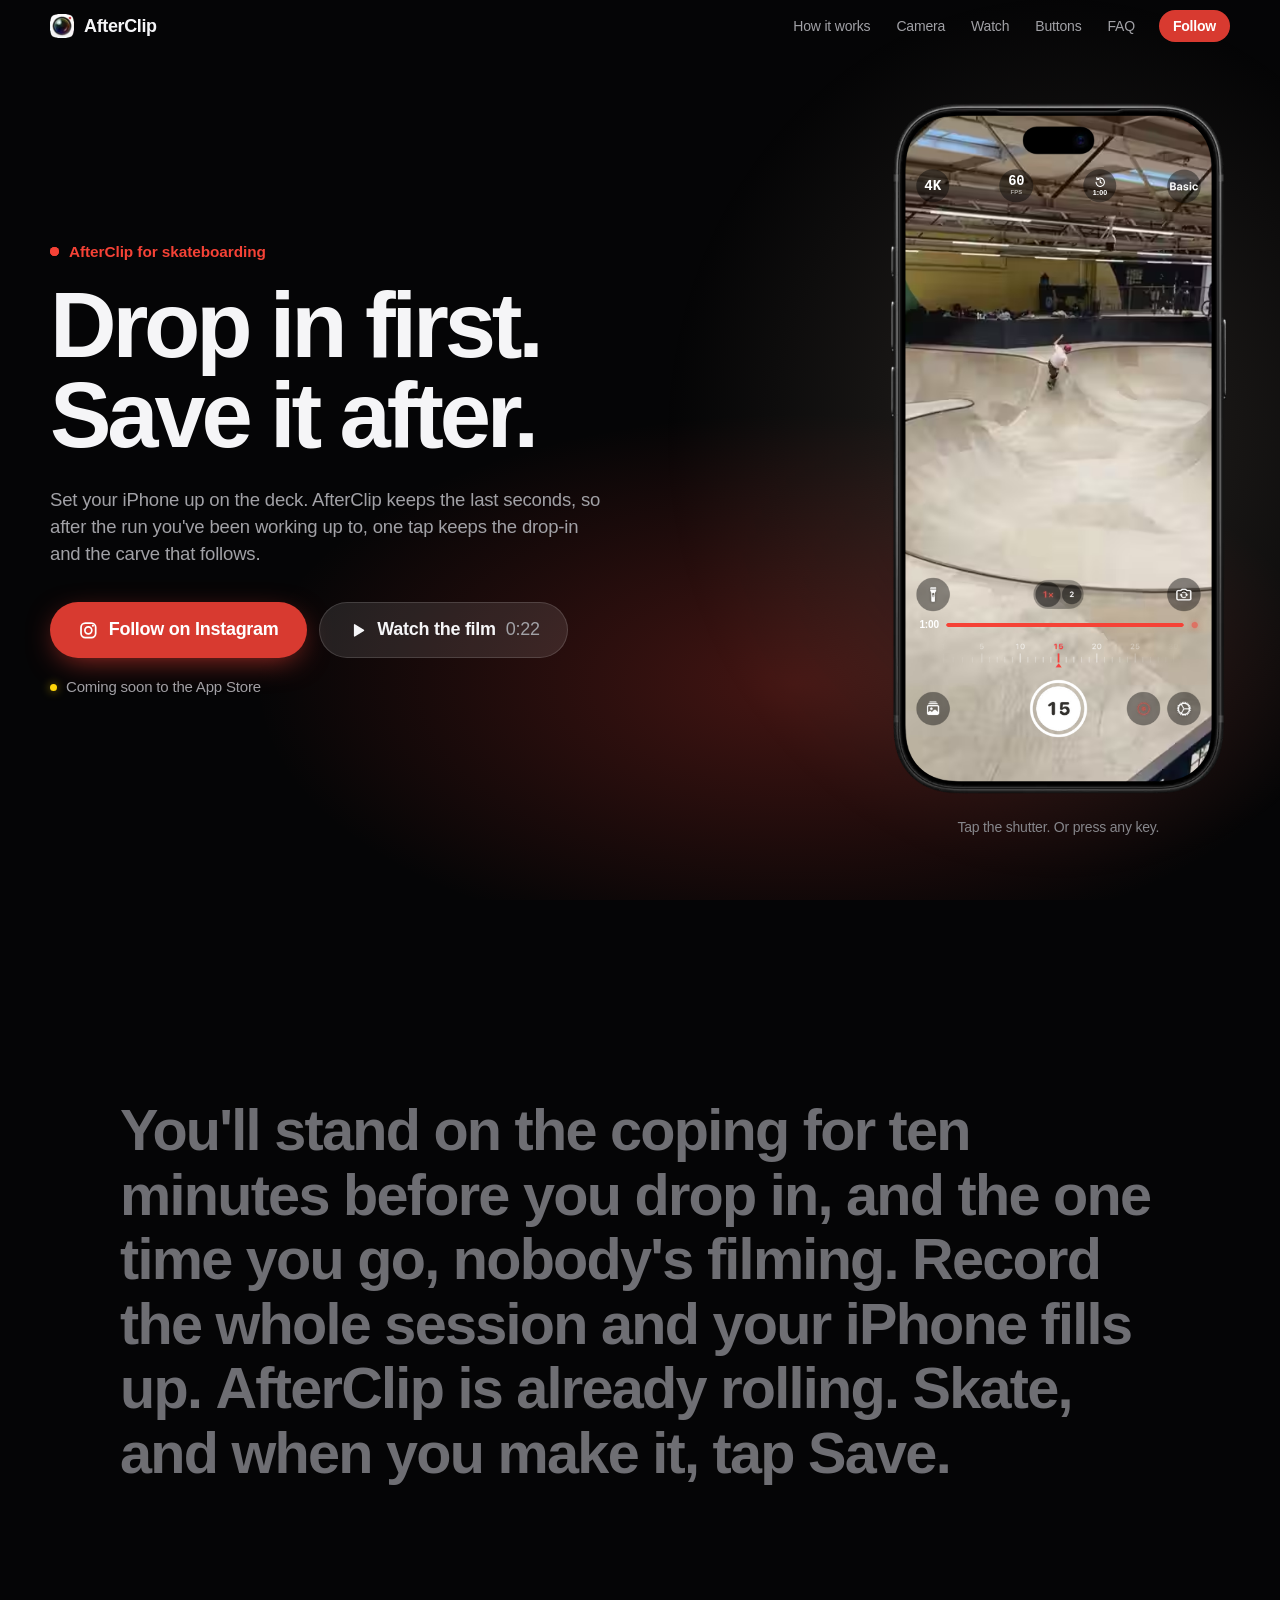
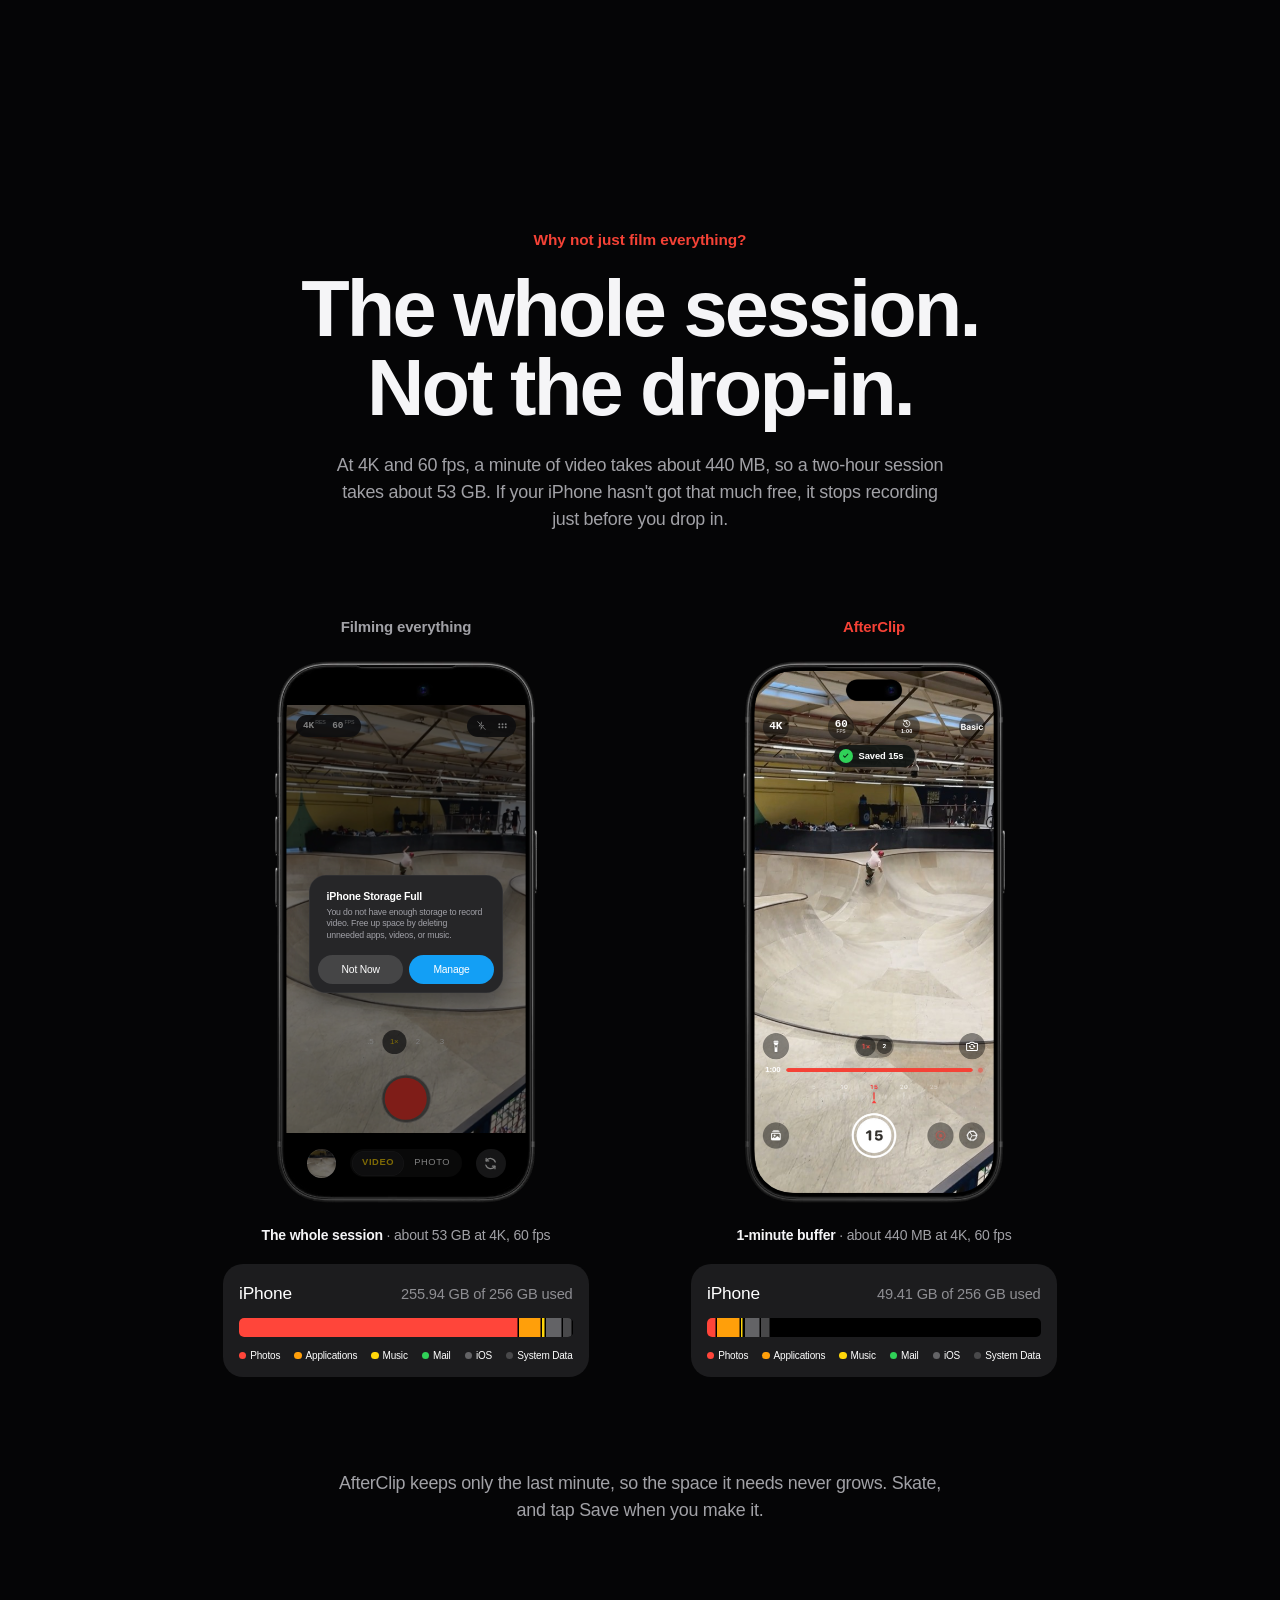
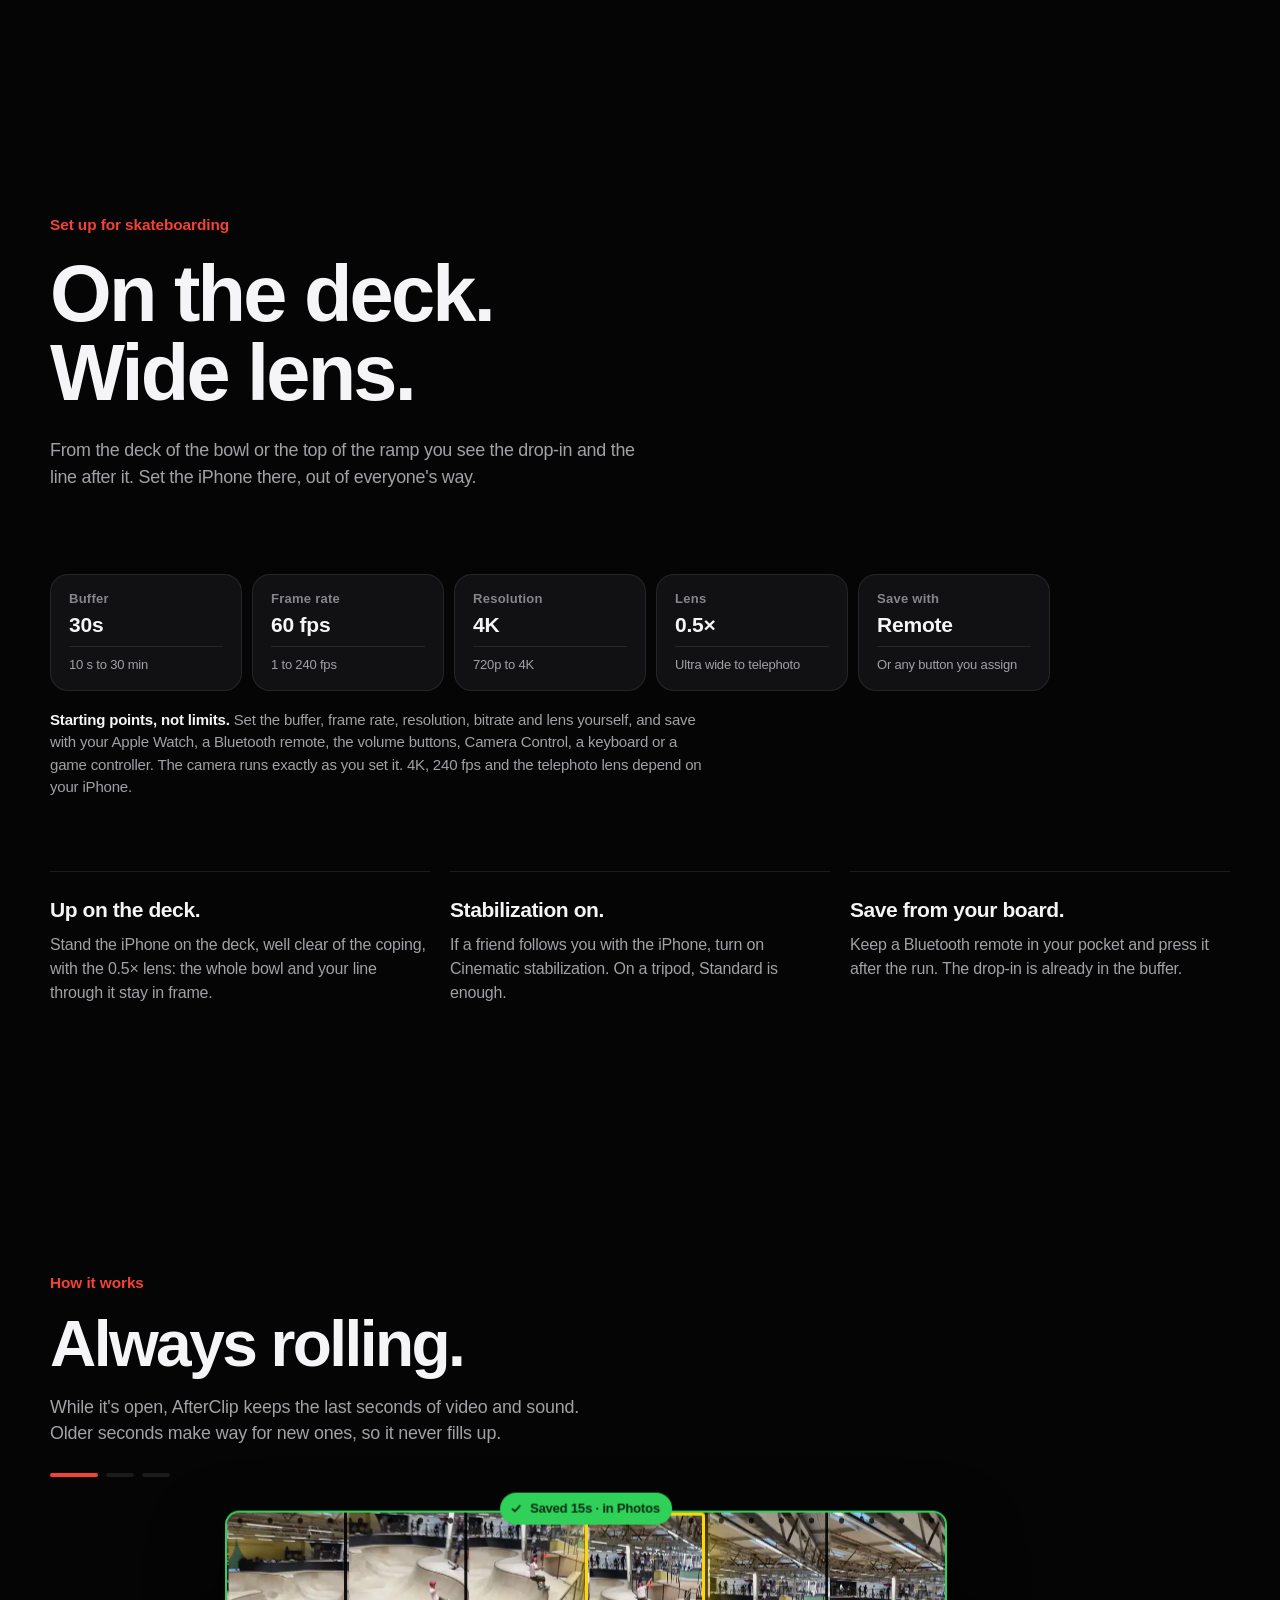
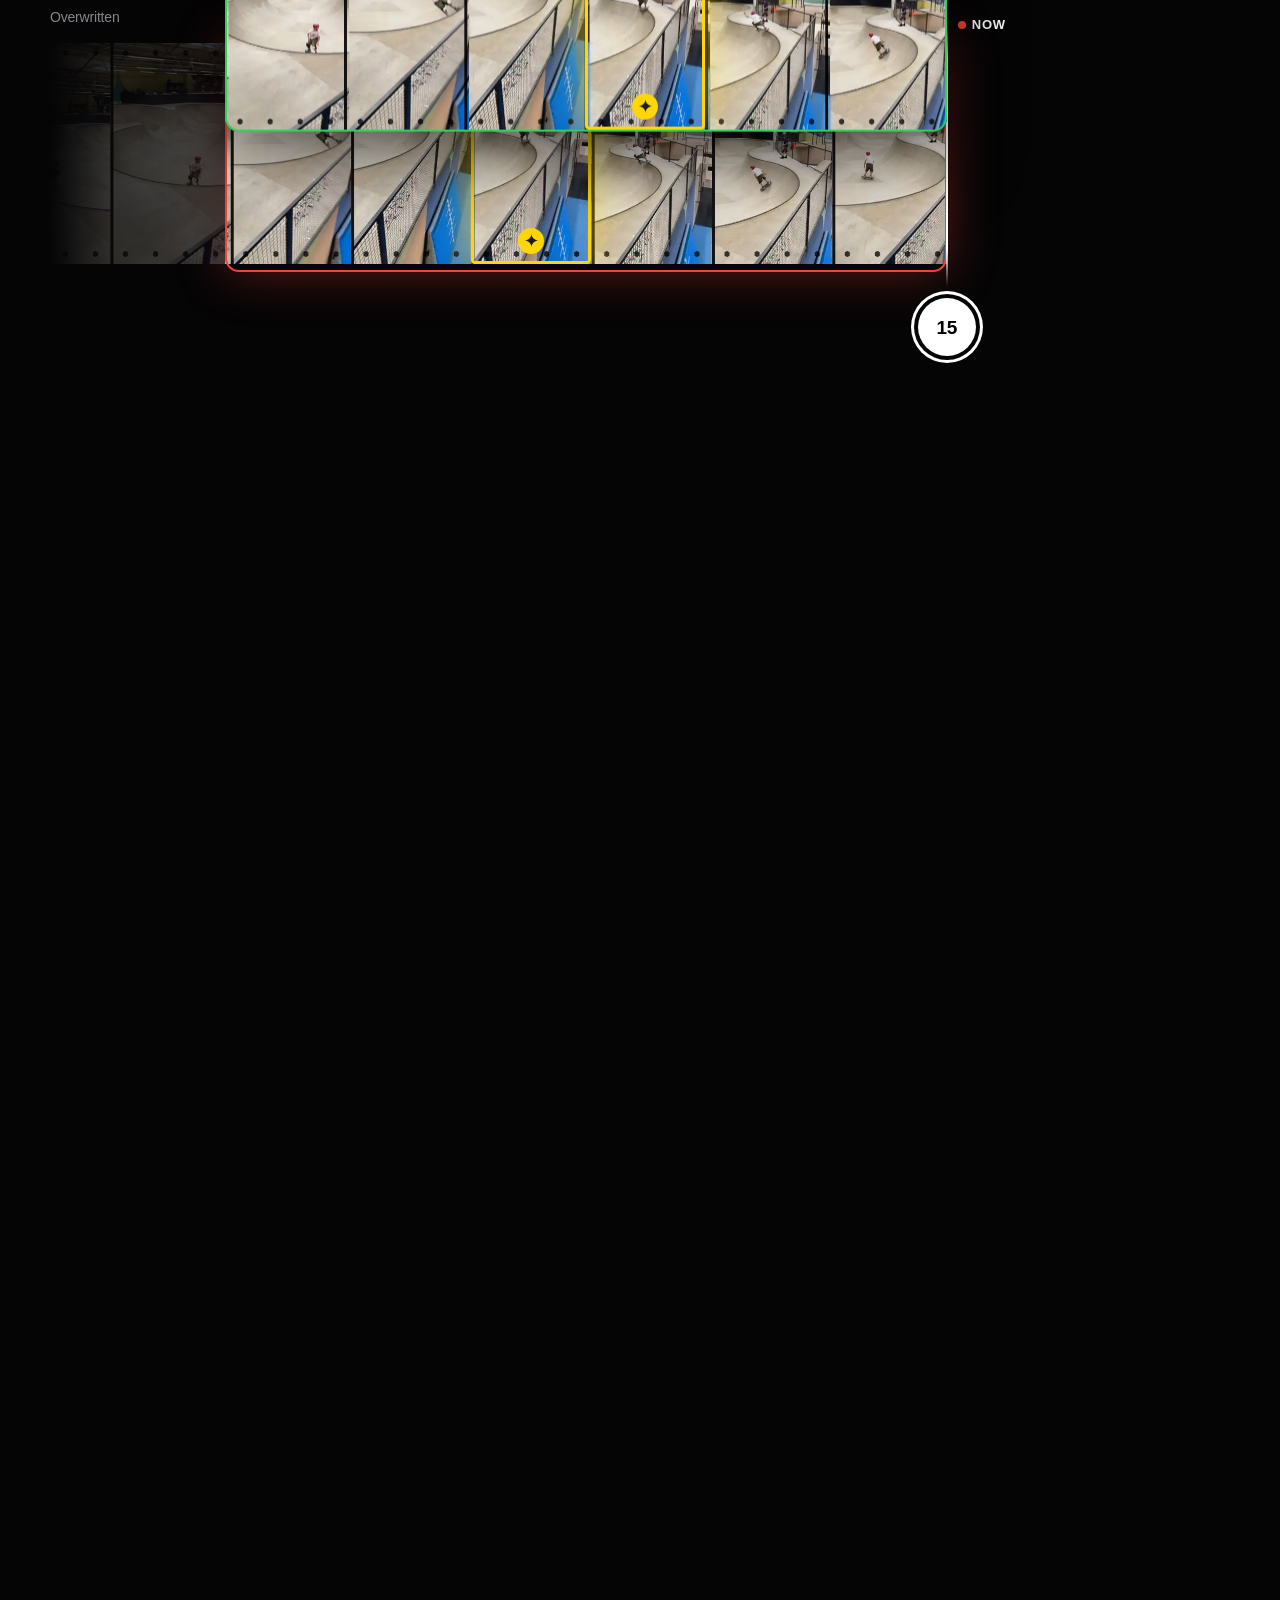
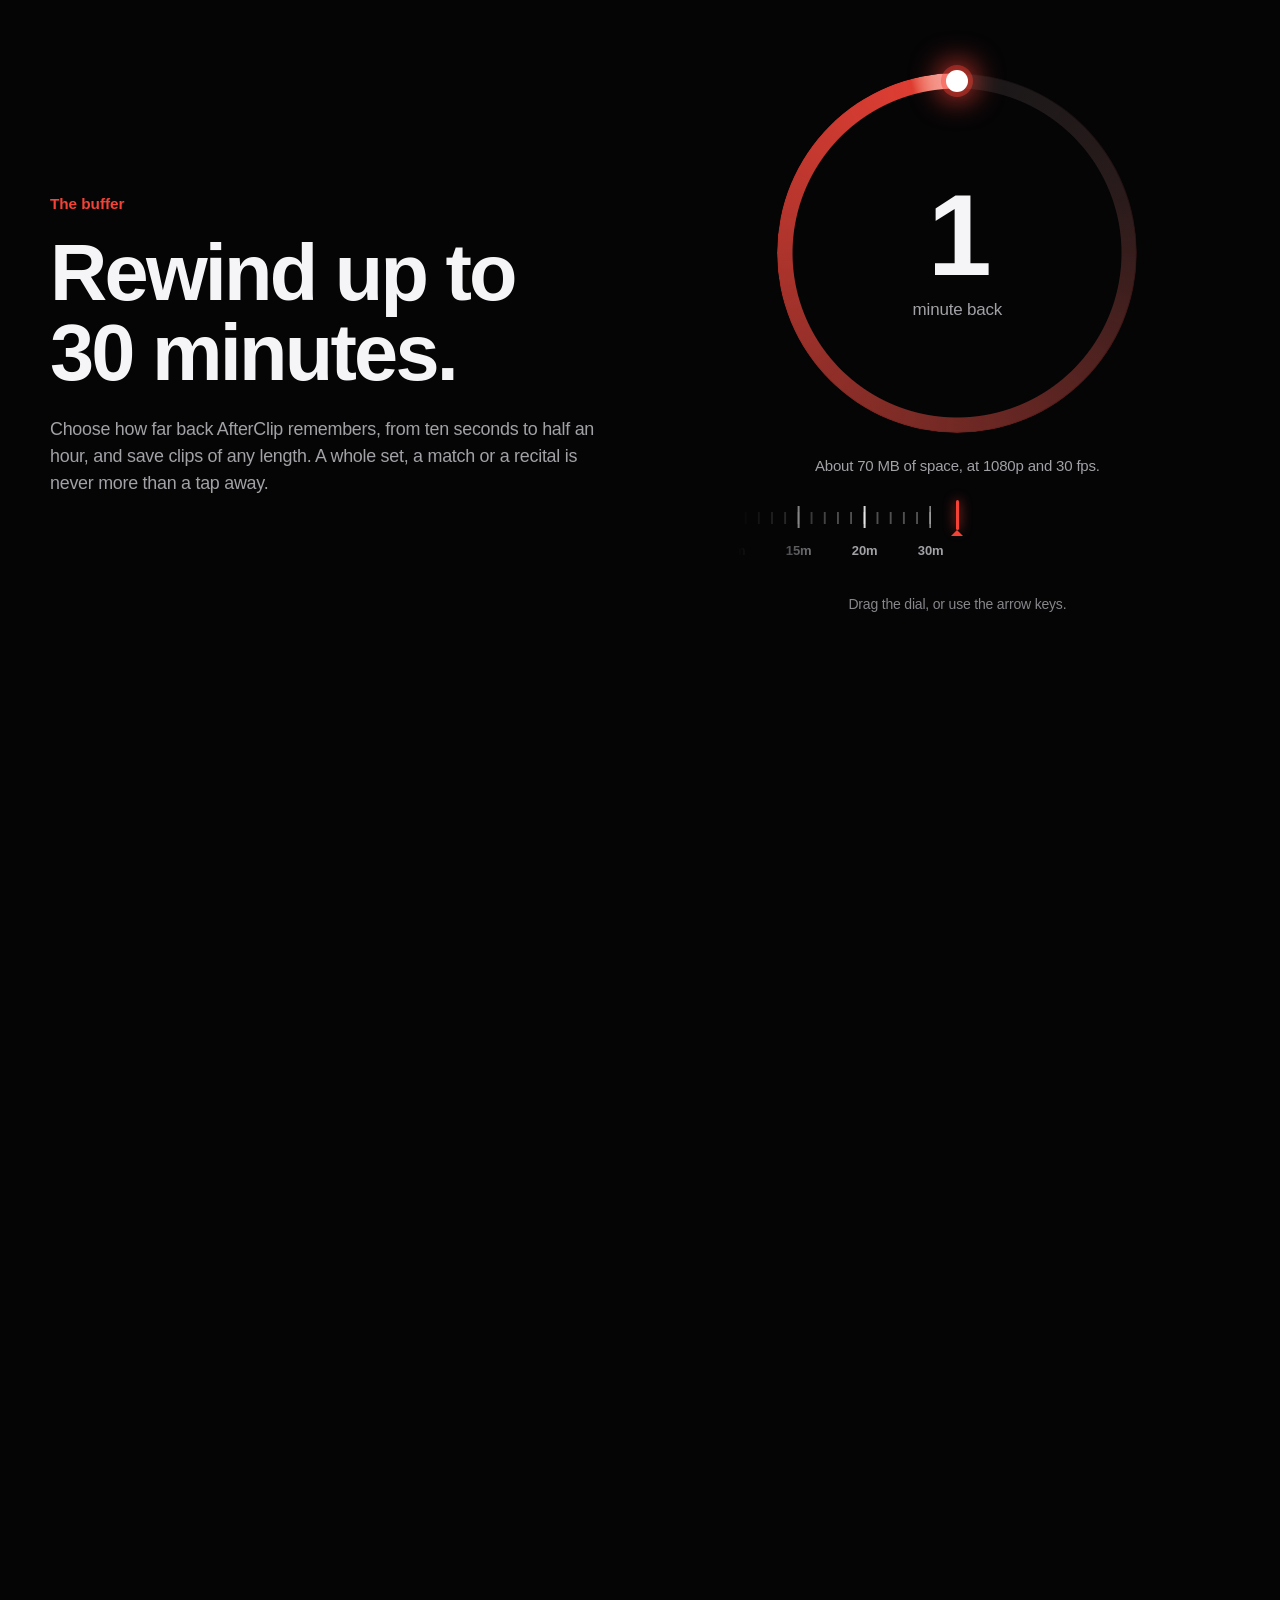
<file: skateboarding/index.html>
<!doctype html>
<html lang="en">
<head>
  <meta charset="utf-8">
  <meta name="viewport" content="width=device-width, initial-scale=1, viewport-fit=cover">
  <title>AfterClip for skateboarding: save the drop-in after you make it</title>
  <meta name="description" content="Film skateboarding on iPhone without every bail filling it up. AfterClip keeps the last seconds, so when you finally drop in or land it, you tap Save and keep the whole run.">
  <meta name="theme-color" content="#050506">
  <meta name="color-scheme" content="dark">
  <meta name="robots" content="index, follow, max-image-preview:large">
  <!-- Google Search Console owns the site through this; keep it, or it stops. -->
  <meta name="google-site-verification" content="yiXoZvbWytEb5aJO4Kf4C_b6ZOg4UcNelSuk_G61BUY">
  <link rel="canonical" href="https://stratomediagroupltd.github.io/afterclip/skateboarding/">
  <link rel="icon" href="../assets/img/icon-32.png" sizes="32x32">
  <link rel="icon" href="../assets/img/icon-64.png" sizes="64x64">
  <link rel="apple-touch-icon" href="../assets/img/icon-180.png">
  <!-- Smart App Banner on iPhone: put the app's Apple ID here once it has one. -->
  <!-- <meta name="apple-itunes-app" content="app-id={{APP_ID}}"> -->
  <meta property="og:type" content="website">
  <meta property="og:site_name" content="AfterClip">
  <meta property="og:title" content="AfterClip for skateboarding: save the drop-in after you make it">
  <meta property="og:description" content="Film skateboarding on iPhone without every bail filling it up. AfterClip keeps the last seconds, so when you finally drop in or land it, you tap Save and keep the whole run.">
  <!-- Link previews need absolute URLs: https://stratomediagroupltd.github.io/afterclip/ is where the site lives,
       e.g. https://yourname.github.io/afterclip/ -->
  <meta property="og:url" content="https://stratomediagroupltd.github.io/afterclip/skateboarding/">
  <meta property="og:image" content="https://stratomediagroupltd.github.io/afterclip/assets/img/og.jpg">
  <meta property="og:image:width" content="1200">
  <meta property="og:image:height" content="630">
  <meta name="twitter:card" content="summary_large_image">
  <meta name="twitter:title" content="AfterClip for skateboarding: save the drop-in after you make it">
  <meta name="twitter:description" content="Film skateboarding on iPhone without every bail filling it up. AfterClip keeps the last seconds, so when you finally drop in or land it, you tap Save and keep the whole run.">
  <meta name="twitter:image" content="https://stratomediagroupltd.github.io/afterclip/assets/img/og.jpg">
  <link rel="preload" as="image" type="image/webp" fetchpriority="high"
        imagesrcset="../assets/img/frame-iphone-480.webp 480w, ../assets/img/frame-iphone-600.webp 600w, ../assets/img/frame-iphone.webp 978w" imagesizes="(max-width: 599px) 62vw, (max-width: 899px) 40vw, 400px">
  <!-- The screen's UI downloads early too: without it, PageSpeed's phone paints the frame later. -->
  <link rel="preload" as="image" type="image/webp"
        imagesrcset="../assets/img/hud-match-480.webp 480w, ../assets/img/hud-match-600.webp 600w, ../assets/img/hud-match.webp 880w" imagesizes="(max-width: 599px) 62vw, (max-width: 899px) 40vw, 400px">
  <script>
    // Motion and reveals switch on only once the site script is known to run;
    // if it never arrives, everything shows as plain, finished content.
    const root = document.documentElement;
    root.classList.add("js");
    // A jump to a section (a link to #faq, or arriving with one) lays every
    // section out first: until they come near, those below the fold only
    // guess their height, and the jump would land off by the difference.
    const layOutAll = () => root.classList.add("is-whole");
    if (location.hash) {
      layOutAll();
      // Firefox goes to the section before the last styles are in, and the
      // page they shorten leaves it elsewhere: once they are, it goes again,
      // unless the visitor has started moving around by then.
      let moved = false;
      const VISITOR_INPUT = ["wheel", "touchstart", "keydown", "pointerdown"];
      const noteMoved = () => { moved = true; };
      VISITOR_INPUT.forEach((type) => addEventListener(type, noteMoved, { once: true, passive: true }));
      const goAgain = () => {
        VISITOR_INPUT.forEach((type) => removeEventListener(type, noteMoved));
        const target = document.getElementById(decodeURIComponent(location.hash.slice(1)));
        if (target && !moved) target.scrollIntoView({ behavior: "instant" });
      };
      // The styles that load without holding up the first paint can arrive
      // after the page has: wait for them (for up to about three seconds).
      const STYLE_WAIT_FRAMES = 180;
      const whenStyled = (frames) => {
        const late = document.querySelector('link[href$="features.css"]');
        if (!late || late.sheet || frames === 0) goAgain();
        else requestAnimationFrame(() => whenStyled(frames - 1));
      };
      addEventListener("load", () => whenStyled(STYLE_WAIT_FRAMES), { once: true });
    }
    addEventListener("hashchange", layOutAll);
    addEventListener("click", (event) => {
      const link = event.target.closest?.("a[href*='#']");
      if (link && link.hash && link.pathname === location.pathname) layOutAll();
    }, { capture: true });
    // The page's height unit (--vh, in the CSS): a hundredth of the screen's
    // height. On a phone or tablet it changes only on a real resize, such as
    // a rotation. A browser's toolbar sliding in or out while you scroll
    // leaves it alone, or the page would relayout under your finger. When it
    // does change, the part of the page you're reading stays where it is.
    const TOOLBAR_PX = 160;
    const touch = matchMedia("(pointer: coarse)");
    const stage = { width: 0, height: 0 };
    // What you're reading: inside the pinned tape, how far through it you are;
    // anywhere else, the first heading, paragraph or picture on the screen.
    const readingPlace = () => {
      if (scrollY === 0) return null;
      const scene = [...document.querySelectorAll(".how")].find((element) => {
        const box = element.getBoundingClientRect();
        return box.top <= 0 && box.bottom > 0;
      });
      if (scene) {
        const box = scene.getBoundingClientRect();
        return { part: scene, share: -box.top / box.height };
      }
      const part = [...document.querySelectorAll("main :is(h1, h2, h3, p, li, figure), footer")].find((element) => {
        const box = element.getBoundingClientRect();
        return box.height > 0 && box.top >= 0; // Hidden ones measure 0 × 0 at the top.
      });
      return part ? { part, top: part.getBoundingClientRect().top } : null;
    };
    // Noted when scrolling stops, so a resize can put it back from before the
    // text re-wrapped to the new width.
    let place = null;
    let noteTimer = 0;
    addEventListener("scroll", () => {
      clearTimeout(noteTimer);
      place = undefined; // Still scrolling: a resize now measures the place afresh.
      noteTimer = setTimeout(() => { place = readingPlace(); }, 150);
    }, { passive: true });
    const setStage = () => {
      const { innerWidth: width, innerHeight: height } = window;
      if (width === stage.width && (height === stage.height || (touch.matches && Math.abs(height - stage.height) < TOOLBAR_PX))) return;
      if (place === undefined) place = readingPlace();
      stage.width = width;
      stage.height = height;
      root.style.setProperty("--vh", `${height / 100}px`);
      root.classList.toggle("is-tall", height >= 820);
      if (!place || !place.part.isConnected) return;
      const box = place.part.getBoundingClientRect();
      const moved = "share" in place ? box.top + place.share * box.height : box.top - place.top;
      scrollBy({ top: moved, behavior: "instant" });
    };
    setStage();
    addEventListener("resize", setStage);
    const plain = () => { if (!window.__afterclip) root.classList.remove("js"); };
    // None of the script is needed to draw the page, so it loads after the
    // page has (or after 2.5 s on a slow connection, whichever comes first).
    let started = false;
    // Visits are counted by Cloudflare Web Analytics: no cookies, nothing kept
    // on the device. It stays off until its token replaces the placeholder,
    // and on a copy of the site served from this computer.
    const countVisit = () => {
      const token = "fb46847f3f8a47828e1d68c609162889";
      if (token.startsWith("{") || ["localhost", "127.0.0.1"].includes(location.hostname)) return;
      const beacon = document.createElement("script");
      beacon.defer = true;
      beacon.src = "https://static.cloudflareinsights.com/beacon.min.js";
      beacon.dataset.cfBeacon = JSON.stringify({ token });
      document.head.append(beacon);
    };
    const start = () => {
      if (started) return;
      started = true;
      import("../assets/js/main.js").catch(plain);
      countVisit();
    };
    addEventListener("load", start, { once: true });
    setTimeout(start, 2500);
    setTimeout(plain, 8000);
  </script>
  <style>
@property --accent {
syntax: "<color>";
inherits: true;
initial-value: #f54236;
}
:root {
--accent: #f54236;
--on-accent: #fff;
--accent-ink: var(--accent);
--bg: #050506;
--surface: #111113;
--surface-2: #1c1c1f;
--line: rgb(255 255 255 / 0.09);
--text: #f5f5f7;
--muted: #a1a1a6;
--faint: #86868b;
--green: #30d158;
--yellow: #ffd60a;
--glass: rgb(16 16 18 / 0.68);
--font: -apple-system, BlinkMacSystemFont, "SF Pro Display", "SF Pro Text", "Inter", "Segoe UI", Roboto, "Helvetica Neue", Arial, sans-serif;
--font-round: ui-rounded, "SF Pro Rounded", -apple-system, BlinkMacSystemFont, "Segoe UI", sans-serif;
--font-mono: ui-monospace, "SF Mono", "SFMono-Regular", Menlo, Consolas, monospace;
--ease: cubic-bezier(0.16, 1, 0.3, 1);
--ease-in-out: cubic-bezier(0.65, 0, 0.35, 1);
--spring: linear(0, 0.006, 0.025 2.8%, 0.101 6.1%, 0.539 18.9%, 0.721 25.3%, 0.849 31.5%, 0.937 38.1%, 0.968 41.8%, 0.991 45.7%, 1.006 50.1%, 1.015 55%, 1.017 63.9%, 1.001 85.8%, 1);
--wrap: min(1180px, 100% - 48px);
--nav-h: 52px;
color-scheme: dark;
transition: --accent 0.6s var(--ease);
}
*, *::before, *::after { box-sizing: border-box; }
html { -webkit-text-size-adjust: 100%; text-size-adjust: 100%; }
@media (prefers-reduced-motion: no-preference) {
html { scroll-behavior: smooth; }
}
body {
margin: 0;
background: var(--bg);
color: var(--text);
font: 400 17px/1.5 var(--font);
letter-spacing: -0.011em;
-webkit-font-smoothing: antialiased;
-moz-osx-font-smoothing: grayscale;
text-rendering: optimizeLegibility;
overflow-x: clip;
}
img, video, canvas, svg { display: block; max-width: 100%; }
img, video { height: auto; }
button { font: inherit; color: inherit; background: none; border: 0; padding: 0; cursor: pointer; }
a { color: inherit; }
h1, h2, h3, p, ul, ol, dl, dd, figure { margin: 0; }
ul, ol { padding: 0; list-style: none; }
::selection { background: color-mix(in srgb, var(--accent) 45%, transparent); }
:focus-visible { outline: 3px solid color-mix(in srgb, var(--accent) 80%, white); outline-offset: 3px; border-radius: 8px; }
.visually-hidden {
position: absolute !important; width: 1px; height: 1px; padding: 0; margin: -1px;
overflow: hidden; clip: rect(0 0 0 0); white-space: nowrap; border: 0;
}
.sprite { position: absolute; width: 0; height: 0; overflow: hidden; }
.ico { width: 1.15em; height: 1.15em; flex: none; fill: currentColor; }
.wrap { width: var(--wrap); margin-inline: auto; }
.iphone, .awatch, .watches, .hero__device, .specs__device, .duel, .storage, .tape, .ring, .dial,
.merge, .devices, .keycap, .btn, .nav, .dock, .toast, .flyclip, .film__inner, .finale__icon, .privacy__lock, .zeros dd {
-webkit-user-select: none; user-select: none;
-webkit-touch-callout: none;
}
img { -webkit-user-drag: none; }
.skip {
position: fixed; left: 16px; top: -60px; z-index: 100;
padding: 10px 16px; border-radius: 12px; background: var(--text); color: var(--bg);
font-weight: 600; text-decoration: none; transition: top 0.2s;
}
.skip:focus { top: 12px; }
.eyebrow {
display: inline-flex; align-items: center; gap: 10px;
margin-bottom: 18px;
color: var(--accent-ink);
font-size: clamp(15px, 1.2vw, 18px); font-weight: 600; letter-spacing: -0.005em;
}
.title {
font-size: clamp(40px, 6.2vw, 92px);
font-weight: 700; line-height: 1.0; letter-spacing: -0.035em;
text-wrap: balance;
}
.title--center { text-align: center; }
.body {
max-width: 34em;
margin-top: 24px;
color: var(--muted);
font-size: clamp(17px, 1.4vw, 21px); line-height: 1.5; letter-spacing: -0.015em;
text-wrap: pretty;
}
.body strong { color: var(--text); font-weight: 600; }
.body a { color: var(--text); text-underline-offset: 3px; }
.body--center { margin-inline: auto; text-align: center; }
.hint { color: var(--faint); font-size: 14px; }
.rec-dot { position: relative; width: 9px; height: 9px; border-radius: 50%; background: var(--accent); }
.rec-dot::after {
content: ""; position: absolute; inset: 0; border-radius: 50%;
background: var(--accent);
}
.is-live .rec-dot::after { animation: rec 1.6s ease-out infinite; }
@keyframes rec {
from { transform: scale(1); opacity: 0.6; }
70%, to { transform: scale(3); opacity: 0; }
}
.btn {
--btn-bg: color-mix(in srgb, var(--accent) 88%, #000);
position: relative;
display: inline-flex; align-items: center; justify-content: center; gap: 10px;
height: 48px; padding: 0 24px;
border-radius: 999px;
background: var(--btn-bg);
color: var(--on-accent);
font-size: 17px; font-weight: 600; letter-spacing: -0.015em;
text-decoration: none; white-space: nowrap;
box-shadow: 0 8px 30px -8px color-mix(in srgb, var(--accent) 70%, transparent);
transition: transform 0.5s var(--spring), box-shadow 0.3s, background-color 0.3s;
}
.btn:hover { transform: translateY(-1px) scale(1.02); box-shadow: 0 14px 40px -8px color-mix(in srgb, var(--accent) 80%, transparent); }
.btn:active { transform: scale(0.97); transition-duration: 0.12s; }
.btn--sm { height: 32px; padding: 0 14px; font-size: 14px; box-shadow: none; }
.btn--lg { height: 56px; padding: 0 28px; font-size: 18px; }
.btn--ghost {
--btn-bg: rgb(255 255 255 / 0.1);
color: var(--text);
box-shadow: inset 0 0 0 1px rgb(255 255 255 / 0.14);
}
.btn--ghost:hover { --btn-bg: rgb(255 255 255 / 0.16); box-shadow: inset 0 0 0 1px rgb(255 255 255 / 0.22); }
.btn__meta { color: var(--muted); font-weight: 500; font-variant-numeric: tabular-nums; }
.arrow-link {
display: inline-flex; align-items: center; gap: 4px;
color: var(--accent-ink); font-weight: 600; text-decoration: none;
}
.arrow-link .ico { transition: transform 0.4s var(--spring); }
.arrow-link:hover .ico { transform: translateX(4px); }
.nav {
position: fixed; inset: 0 0 auto; z-index: 50;
height: var(--nav-h);
transition: background-color 0.4s, box-shadow 0.4s;
}
.nav.is-scrolled {
background: var(--glass);
-webkit-backdrop-filter: saturate(160%) blur(16px); backdrop-filter: saturate(160%) blur(16px);
box-shadow: 0 1px 0 var(--line);
}
.nav__inner {
width: var(--wrap); height: 100%; margin-inline: auto;
display: flex; align-items: center; gap: 24px;
}
.nav__brand {
display: inline-flex; align-items: center; gap: 10px; margin-right: auto;
font-size: 18px; font-weight: 650; letter-spacing: -0.02em; text-decoration: none;
}
.nav__brand img { border-radius: 6px; }
.nav__links { display: flex; gap: 26px; }
.nav__links a {
position: relative;
color: var(--muted); font-size: 14px; text-decoration: none;
transition: color 0.25s;
}
.nav__links a:hover, .nav__links a[aria-current="true"] { color: var(--text); }
.nav__links a[aria-current="true"]::after {
content: ""; position: absolute; left: 0; right: 0; bottom: -6px; height: 2px; border-radius: 2px;
background: var(--accent);
}
@media (max-width: 760px) {
.nav__links { display: none; }
}
.js [data-reveal] {
opacity: 0;
transform: translate3d(0, 28px, 0);
transition: opacity 0.9s var(--ease) var(--d, 0ms), transform 1.1s var(--ease) var(--d, 0ms);
}
.js [data-reveal].is-in { opacity: 1; transform: none; }
.js [data-wipe] .line { display: block; overflow: clip; padding-bottom: 0.1em; margin-bottom: -0.1em; }
.js [data-wipe] .line > span {
display: block;
transform: translate3d(0, 108%, 0);
transition: transform 1.15s var(--ease) calc(var(--i, 0) * 90ms);
}
.js [data-wipe].is-in .line > span { transform: none; }
.is-live .float { animation: float 7s ease-in-out infinite alternate; }
.is-live .float--slow { animation-duration: 9s; animation-delay: -3s; }
.float.is-away { animation-play-state: paused; }
@keyframes float {
from { transform: translate3d(0, -7px, 0); }
to { transform: translate3d(0, 7px, 0); }
}
.toast {
display: inline-flex; align-items: center; gap: 0.62em;
padding: 0.5em 1.15em 0.5em 0.62em;
border-radius: 999px;
background: rgb(18 22 20 / 0.92);
color: #fff;
font-weight: 600; letter-spacing: -0.01em; white-space: nowrap;
box-shadow: 0 10px 30px rgb(0 0 0 / 0.35);
}
.toast__check {
display: grid; place-items: center;
width: 1.5em; height: 1.5em; border-radius: 50%;
background: var(--green); color: #0b2a14;
}
.toast__check .ico { width: 1em; height: 1em; }
.toast__meta { color: rgb(255 255 255 / 0.55); font-weight: 500; }
.global-toasts {
position: fixed; left: 50%; top: calc(var(--nav-h) + 14px); z-index: 60;
display: grid; justify-items: center; gap: 8px;
transform: translateX(-50%);
font-size: 15px;
pointer-events: none;
}
html:not(.js) [data-film-open] { display: none; }
.film {
width: 100vw; height: 100vh; height: 100dvh; max-width: none; max-height: none;
margin: 0; padding: 0; border: 0;
background: transparent; color: #fff;
}
.film[open] { display: grid; place-items: center; }
.film::backdrop { background: rgb(0 0 0 / 0.86); -webkit-backdrop-filter: blur(14px); backdrop-filter: blur(14px); }
.film__inner {
position: relative;
height: min(88dvh, 960px); aspect-ratio: 9 / 16; max-width: 92vw;
animation: film-in 0.6s var(--ease);
}
.film__video { width: 100%; height: 100%; border-radius: 26px; background: #000; object-fit: cover; }
.film__close {
position: absolute; top: 0; left: calc(100% + 14px);
display: grid; place-items: center;
width: 44px; height: 44px; border-radius: 50%;
background: rgb(255 255 255 / 0.14);
transition: background-color 0.2s;
}
.film__close:hover { background: rgb(255 255 255 / 0.24); }
@media (max-width: 640px) {
.film__close { left: auto; right: 10px; top: 10px; background: rgb(0 0 0 / 0.5); }
}
@keyframes film-in {
from { opacity: 0; transform: translateY(24px) scale(0.96); }
}
.footer {
position: relative;
padding: 40px 0 calc(40px + env(safe-area-inset-bottom));
border-top: 1px solid var(--line);
color: var(--faint);
font-size: 13px;
}
.footer__inner { display: grid; grid-template-columns: auto 1fr; gap: 14px 32px; align-items: center; }
.footer__brand { display: inline-flex; align-items: center; gap: 8px; color: var(--text); font-weight: 600; font-size: 15px; }
.footer__brand img { border-radius: 5px; }
.footer nav { display: flex; flex-wrap: wrap; gap: 8px 24px; justify-content: end; }
.footer nav a { text-decoration: none; transition: color 0.2s; }
.footer nav a:hover, .footer nav a[aria-current="page"] { color: var(--text); }
.footer__legal { grid-column: 1 / -1; max-width: 70em; }
@media (max-width: 640px) {
.footer__inner { grid-template-columns: 1fr; }
.footer nav { justify-content: start; }
}
@media (prefers-reduced-motion: reduce) {
*, *::before, *::after {
animation-duration: 0.01ms !important;
animation-iteration-count: 1 !important;
transition-duration: 0.01ms !important;
}
.js [data-reveal], .js [data-wipe] .line > span { transform: none; }
}
  </style>
  <style>
.section { position: relative; padding: clamp(110px, var(--vh, 1vh) * 16, 190px) 0; scroll-margin-top: var(--nav-h); }
.section__head { margin-bottom: clamp(48px, 7vw, 84px); }
.section__head--center { text-align: center; }
.section__head--center .body { margin-inline: auto; }
.split {
display: grid; grid-template-columns: minmax(0, 1fr) minmax(0, 1fr);
align-items: center; gap: clamp(40px, 7vw, 110px);
}
.split--flip .split__copy { order: 2; }
@media (max-width: 900px) {
.split { grid-template-columns: minmax(0, 1fr); }
.split--flip .split__copy { order: 0; }
}
.ticks { display: grid; gap: 12px; margin-top: 30px; }
.ticks li { display: flex; gap: 12px; align-items: baseline; font-size: 17px; }
.ticks li::before {
content: ""; flex: none; width: 7px; height: 7px; border-radius: 50%; translate: 0 -2px;
background: var(--accent); box-shadow: 0 0 10px var(--accent);
}
.iphone {
--pw: 300px;
position: relative;
width: var(--pw); aspect-ratio: 978 / 2000;
flex: none;
}
.iphone__screen {
position: absolute; left: 5.317%; top: 2.5%; width: 89.366%; height: 95%;
overflow: hidden; border-radius: 16% / 7.37%;
background: #000;
container-type: inline-size;
}
.iphone__screen > picture, .iphone__screen > picture img, .iphone__video {
position: absolute; inset: 0; width: 100%; height: 100%; object-fit: cover;
}
.iphone__frame, .iphone__frame img { position: absolute; inset: 0; width: 100%; height: 100%; pointer-events: none; }
.awatch { position: relative; width: var(--ww, 300px); aspect-ratio: 560 / 880; flex: none; }
.awatch__screen {
position: absolute; left: 12.857%; top: 21.818%; width: 74.286%; height: 56.364%;
overflow: hidden; border-radius: 24% / 20.2%;
background: #000;
container-type: inline-size;
}
.awatch__screen picture, .awatch__screen picture img { position: absolute; inset: 0; width: 100%; height: 100%; }
.awatch__frame, .awatch__frame img { position: absolute; inset: 0; width: 100%; height: 100%; pointer-events: none; }
.hero { position: relative; }
.hero__stage {
position: relative;
min-height: calc(var(--vh, 1vh) * 100);
display: grid; grid-template-columns: minmax(0, 1fr) auto; align-items: center;
gap: clamp(32px, 6vw, 110px);
padding: calc(var(--nav-h) + 24px) max(24px, (100% - 1180px) / 2) 40px;
overflow: clip;
}
.hero__stage::after {
content: ""; position: absolute; inset: 0; z-index: -1;
background: radial-gradient(42% 30% at 62% 76%, color-mix(in srgb, var(--accent) 26%, transparent), transparent);
pointer-events: none;
}
.hero__copy { position: relative; z-index: 2; }
.hero__title {
font-size: clamp(50px, 7.2vw, 116px);
font-weight: 700; line-height: 0.98; letter-spacing: -0.045em;
}
.hero__title .line { display: block; overflow: clip; padding-bottom: 0.08em; margin-bottom: -0.08em; }
.hero__title .line > span { display: block; }
.hero__lede { max-width: 30em; margin-top: 26px; color: var(--muted); font-size: clamp(17px, 1.45vw, 22px); line-height: 1.45; text-wrap: pretty; }
.hero__ctas { display: flex; flex-wrap: wrap; gap: 12px; margin-top: 34px; }
.hero__soon { display: inline-flex; align-items: center; gap: 9px; margin-top: 18px; color: var(--muted); font-size: 15px; font-weight: 500; }
.hero__soon-dot { width: 7px; height: 7px; border-radius: 50%; background: var(--yellow); box-shadow: 0 0 10px color-mix(in srgb, var(--yellow) 60%, transparent); }
.hero__device { position: relative; display: grid; justify-items: center; gap: 18px; z-index: 1; }
.hero__device .iphone { --pw: calc(min(var(--vh, 1vh) * 78, 800px) * 0.489); }
.hero__device::before {
content: ""; position: absolute; left: 50%; top: 46%; z-index: -1;
width: 230%; height: 120%;
transform: translate(-50%, -50%);
background: radial-gradient(closest-side, rgb(214 192 168 / 0.16), transparent);
pointer-events: none;
}
.hero__hint { color: var(--faint); font-size: 14px; }
@keyframes hero-rise { from { transform: translate3d(0, 106%, 0); } }
.js .hero__title .line > span { animation: hero-rise 0.9s var(--ease) both; }
.js .hero__title .line:nth-child(2) > span { animation-delay: 0.07s; }
@media (max-width: 899px) {
.hero__stage {
grid-template-columns: 1fr; grid-template-rows: auto auto;
align-content: start; justify-items: center; gap: 30px;
padding-top: calc(var(--nav-h) + 18px); padding-bottom: 18px;
text-align: center;
}
.hero__copy .eyebrow { margin-bottom: 12px; }
.hero__title { font-size: clamp(42px, 11.5vw, 72px); }
.hero__lede { display: none; }
.hero__ctas { justify-content: center; margin-top: 20px; }
.hero__ctas .btn--lg { height: 48px; padding: 0 20px; font-size: 16px; }
.hero__soon { margin-top: 12px; font-size: 14px; }
.hero__device .iphone { --pw: min(calc(min(var(--vh, 1vh) * 62, 620px) * 0.489), 70vw); }
.hero__hint { display: none; }
}
@media (max-width: 899px) {
.is-tall .hero__lede { display: block; margin-inline: auto; margin-top: 16px; font-size: 17px; }
}
.iphone__hud { pointer-events: none; }
.toasts {
position: absolute; left: 0; right: 0; top: 14.2%; z-index: 3;
display: grid; justify-items: center; gap: 1.6cqi;
font-size: 3.9cqi;
pointer-events: none;
}
.toasts .toast { padding: 1.6cqi 4.6cqi 1.6cqi 2.2cqi; gap: 2.3cqi; }
.shutter-hit, .shutter-ring {
position: absolute; left: 50%; top: 89%; z-index: 4;
width: 19.5%; aspect-ratio: 1;
border-radius: 50%;
transform: translate(-50%, -50%);
}
.shutter-hit { -webkit-tap-highlight-color: transparent; }
.shutter-hit:active { background: rgb(0 0 0 / 0.12); }
.shutter-ring { pointer-events: none; box-shadow: 0 0 0 0.9cqi var(--accent), 0 0 6cqi var(--accent); opacity: 0; }
.flyclip {
position: absolute; z-index: 5;
width: 112px; padding: 6px 6px 10px;
border-radius: 16px;
background: rgb(28 28 30 / 0.96);
box-shadow: 0 24px 60px rgb(0 0 0 / 0.5), inset 0 0 0 1px rgb(255 255 255 / 0.1);
pointer-events: none;
}
.flyclip video { width: 100%; aspect-ratio: 9 / 16; border-radius: 11px; object-fit: cover; background: #000; }
.flyclip p { margin-top: 8px; color: #fff; font-size: 12px; font-weight: 600; line-height: 1.25; text-align: center; }
.flyclip p span { display: block; color: rgb(255 255 255 / 0.55); font-weight: 500; }
.manifesto { padding: clamp(120px, var(--vh, 1vh) * 22, 240px) 0; }
.manifesto__text {
width: var(--wrap); max-width: 1040px; margin-inline: auto;
font-size: clamp(30px, 4.5vw, 66px); font-weight: 650; line-height: 1.12; letter-spacing: -0.03em;
text-wrap: pretty;
}
.manifesto__text strong { font-weight: 700; }
.js .manifesto__text .w { color: #6e6e73; transition: color 0.35s linear; }
.js .manifesto__text .w.is-lit { color: var(--text); }
.js .manifesto__text strong .w.is-lit { color: var(--accent); }
.how { position: relative; scroll-margin-top: 0; }
.js .how { height: calc(var(--vh, 1vh) * 220); }
.how__stage {
--gap: clamp(26px, var(--vh, 1vh) * 6, 70px);
display: flex; flex-direction: column; justify-content: center; gap: var(--gap);
padding: calc(var(--nav-h) + 30px) 0 50px;
overflow: clip;
}
.js .how__stage { position: sticky; top: 0; height: calc(var(--vh, 1vh) * 100); }
.how__head { position: relative; }
.how__steps { display: grid; gap: 28px; }
.js .how__steps { display: grid; grid-template-areas: "s"; gap: 0; }
.how__step h3 { font-size: clamp(36px, 5vw, 72px); font-weight: 700; line-height: 1.02; letter-spacing: -0.04em; }
.how__step p { max-width: 30em; margin-top: 16px; color: var(--muted); font-size: clamp(17px, 1.4vw, 21px); }
.js .how__step {
grid-area: s;
opacity: 0; transform: translateY(26px);
transition: opacity 0.6s var(--ease), transform 0.8s var(--ease);
pointer-events: none;
}
.js .how__step.is-on { opacity: 1; transform: none; pointer-events: auto; }
.how__dots { display: none; gap: 8px; margin-top: 26px; }
.js .how__dots { display: flex; }
.how__dots i { width: 28px; height: 4px; border-radius: 4px; background: var(--line); transition: background-color 0.4s, width 0.5s var(--ease); }
.how__dots i.is-on { width: 48px; background: var(--accent); }
.tape {
--fw: clamp(58px, 9.4vw, 132px);
--fh: calc(var(--fw) * 1.8333);
--win: 6;
--now: 0.76;
--top: 46px;
position: relative;
width: var(--wrap); margin-inline: auto;
height: calc(var(--fh) + var(--top) + 96px);
}
@media (max-width: 700px) { .tape { --win: 5; --now: 0.84; --top: 40px; } }
@supports (height: 100svh) {
.js .tape {
--fw: clamp(58px, min(9.4vw, (var(--vh, 1vh) * 100 - 533px) / 2.57), 132px);
margin-top: max(0px, var(--fh) * 0.4 + 78px - var(--top) - var(--gap));
}
}
.tape__rec {
position: absolute; left: 0; top: var(--top);
width: calc(100% * var(--now)); height: var(--fh);
overflow: hidden;
}
.tape__rec::after {
content: ""; position: absolute; left: 0; top: 0; bottom: 0; z-index: 2;
right: calc(var(--win) * var(--fw));
background: linear-gradient(90deg, var(--bg), rgb(5 5 6 / 0.78) 35%, rgb(5 5 6 / 0.7));
pointer-events: none;
}
.tape__film, .tape__clip-film {
background: url("../assets/img/strip.jpg") 0 0 / calc(var(--fw) * 26) 100% no-repeat;
background-image: image-set(url("../assets/img/strip.webp") type("image/webp"), url("../assets/img/strip.jpg") type("image/jpeg"));
}
.js .tape:not(.is-near) .tape__film, .js .tape:not(.is-near) .tape__clip-film { background-image: none; }
.tape__film {
position: absolute; left: 0; top: 0; height: 100%; width: calc(var(--fw) * 26);
will-change: transform;
}
.tape__film::before, .tape__clip-film::before {
content: ""; position: absolute; inset: 0;
background:
linear-gradient(90deg, rgb(0 0 0 / 0.9) 0 3px, transparent 3px) 0 0 / var(--fw) 100%,
radial-gradient(circle, rgb(0 0 0 / 0.75) 0 2.5px, transparent 3px) 0 4px / calc(var(--fw) / 4) 12px repeat-x,
radial-gradient(circle, rgb(0 0 0 / 0.75) 0 2.5px, transparent 3px) 0 calc(100% - 4px) / calc(var(--fw) / 4) 12px repeat-x;
}
.tape__clip-film::before {
background:
radial-gradient(circle, rgb(0 0 0 / 0.75) 0 2.5px, transparent 3px) 0 4px / calc(var(--fw) / 4) 12px repeat-x,
radial-gradient(circle, rgb(0 0 0 / 0.75) 0 2.5px, transparent 3px) 0 calc(100% - 4px) / calc(var(--fw) / 4) 12px repeat-x;
}
.tape__clip-film::after {
content: ""; position: absolute; top: 0; bottom: 0; z-index: 2;
left: calc(var(--fw) - 1.5px); right: calc(var(--fw) - 1.5px);
background: linear-gradient(90deg, rgb(0 0 0 / 0.9) 0 3px, transparent 3px) 0 0 / var(--fw) 100%;
}
.tape__moment {
position: absolute; top: 0; left: calc(var(--fw) * var(--km, 14)); z-index: 1;
width: var(--fw); height: 100%;
box-shadow: inset 0 0 0 3px var(--yellow), 0 0 40px color-mix(in srgb, var(--yellow) 60%, transparent);
border-radius: 4px;
container-type: inline-size;
}
.tape__moment b {
position: absolute; left: 50%; bottom: 10px; transform: translateX(-50%);
display: inline-flex; align-items: center; gap: 5px;
width: max-content;
padding: 3px 9px 3px 7px; border-radius: 999px;
background: var(--yellow); color: #1d1d1f;
font-size: 12px; font-weight: 700; line-height: 1; white-space: nowrap;
}
.tape__moment b .ico { width: 15px; height: 15px; }
@container (max-width: 127px) {
.tape__moment b { justify-content: center; width: 26px; height: 26px; padding: 0; border-radius: 50%; }
.tape__moment b span { display: none; }
}
.tape__window {
position: absolute; top: calc(var(--top) - 8px);
left: calc(100% * var(--now) - var(--win) * var(--fw));
width: calc(var(--win) * var(--fw)); height: calc(var(--fh) + 16px);
border-radius: 14px;
box-shadow: inset 0 0 0 2px var(--accent), 0 0 50px color-mix(in srgb, var(--accent) 35%, transparent);
pointer-events: none;
}
.tape__window span {
position: absolute; left: 2px; bottom: calc(100% + 10px);
color: var(--accent); font-size: 14px; font-weight: 600; white-space: nowrap;
}
.tape__over { position: absolute; left: 0; top: 10px; color: var(--faint); font-size: 14px; }
@media (max-width: 700px) { .tape__over { display: none; } }
.tape__now {
position: absolute; top: calc(var(--top) - 22px); left: calc(100% * var(--now));
width: 2px; height: calc(var(--fh) + 44px); margin-left: -1px;
background: linear-gradient(transparent, #fff 14%, #fff 86%, transparent);
}
.tape__now span {
position: absolute; left: 12px; top: -6px;
display: inline-flex; align-items: center; gap: 6px;
font-size: 13px; font-weight: 700; letter-spacing: 0.06em; text-transform: uppercase;
}
.tape__now i { width: 8px; height: 8px; border-radius: 50%; background: var(--accent); }
.is-live .tape__now i { animation: blink 1.2s steps(2, jump-none) infinite; }
@keyframes blink { 50% { opacity: 0.25; } }
.tape__shutter {
position: absolute; left: calc(100% * var(--now)); top: calc(var(--top) + var(--fh) + 34px);
display: grid; place-items: center;
width: 58px; height: 58px; border-radius: 50%;
transform: translateX(-50%);
background: #fff; color: #000;
box-shadow: 0 0 0 4px var(--bg), 0 0 0 7px #fff;
font: 800 19px/1 var(--font-round);
transition: transform 0.5s var(--spring), box-shadow 0.3s;
}
.tape__shutter.is-pressed { transform: translateX(-50%) scale(0.86); box-shadow: 0 0 0 4px var(--bg), 0 0 0 7px var(--accent), 0 0 40px var(--accent); }
.tape__clip {
position: absolute; top: var(--top); z-index: 2;
left: calc(100% * var(--now) - var(--win) * var(--fw));
width: calc(var(--win) * var(--fw)); height: var(--fh);
opacity: 0;
will-change: transform;
}
html:not(.js) .tape__clip { display: none; }
.tape__clip-card {
position: absolute; inset: 0; overflow: hidden;
border-radius: 14px;
background: var(--bg);
box-shadow: 0 30px 70px rgb(0 0 0 / 0.6);
}
.tape__clip-card::after {
content: ""; position: absolute; inset: 0; z-index: 3;
border-radius: inherit; box-shadow: inset 0 0 0 2px var(--green);
pointer-events: none;
}
.tape__clip-film { position: absolute; inset: 0; }
.tape__clip-film .tape__moment { top: 2px; height: calc(100% - 4px); z-index: 3; }
.tape__clip-film .tape__moment.is-first { margin-left: 2px; width: calc(var(--fw) - 2px); border-radius: 12px 4px 4px 12px; }
.tape__clip-label {
position: absolute; left: 50%; top: -18px; transform: translateX(-50%);
display: inline-flex; align-items: center; gap: 6px;
padding: 6px 12px 6px 8px; border-radius: 999px;
background: var(--green); color: #0b2a14;
font-size: 13px; font-weight: 700; white-space: nowrap;
z-index: 4;
opacity: 0;
}
.tape__clip-label .ico { width: 16px; height: 16px; }
.ring-demo { display: grid; justify-items: center; gap: 22px; }
.ring { position: relative; width: min(360px, 78vw); aspect-ratio: 1; border-radius: 50%; }
.ring::before {
content: ""; position: absolute; inset: 0; border-radius: 50%;
background: radial-gradient(closest-side, transparent calc(100% - 16px), rgb(255 255 255 / 0.08) calc(100% - 15px), rgb(255 255 255 / 0.08) 99%, transparent 100%);
}
.ring__spin { position: absolute; inset: 0; will-change: transform; }
.ring__trail {
position: absolute; inset: 0; border-radius: 50%;
background: conic-gradient(from 0deg, transparent 0deg, color-mix(in srgb, var(--accent) 8%, transparent) 70deg, color-mix(in srgb, var(--accent) 90%, transparent) 345deg, #fff 360deg);
-webkit-mask: radial-gradient(closest-side, transparent calc(100% - 16px), #000 calc(100% - 15px));
mask: radial-gradient(closest-side, transparent calc(100% - 16px), #000 calc(100% - 15px));
}
.ring__head {
position: absolute; left: 50%; top: 0;
width: 22px; height: 22px; margin: -3px 0 0 -11px; border-radius: 50%;
background: #fff;
box-shadow: 0 0 0 5px color-mix(in srgb, var(--accent) 40%, transparent), 0 0 30px 6px var(--accent);
}
.ring__readout { position: absolute; inset: 0; display: grid; place-content: center; justify-items: center; text-align: center; }
.ring__readout output {
font: 800 clamp(80px, 9vw, 124px)/0.9 var(--font-round);
letter-spacing: -0.04em; font-variant-numeric: tabular-nums;
}
.ring__readout span { margin-top: 10px; color: var(--muted); font-size: 17px; font-weight: 500; }
.ring__note { color: var(--muted); font-size: 15px; min-height: 1.5em; }
.dial {
--step: 66px;
position: relative;
width: min(440px, 86vw); height: 72px;
cursor: grab; touch-action: pan-y; user-select: none; -webkit-user-select: none;
border-radius: 12px;
}
.dial__window {
position: absolute; inset: 0; overflow: hidden;
-webkit-mask-image: linear-gradient(90deg, transparent, #000 24%, #000 76%, transparent);
mask-image: linear-gradient(90deg, transparent, #000 24%, #000 76%, transparent);
}
.dial:active { cursor: grabbing; }
.dial__tape {
position: absolute; left: 50%; top: 0; height: 100%;
width: calc(var(--step) * 9);
background:
linear-gradient(90deg, rgb(255 255 255 / 0.85) 0 2px, transparent 2px) 0 6px / var(--step) 22px repeat-x,
linear-gradient(90deg, rgb(255 255 255 / 0.3) 0 1.5px, transparent 1.5px) 0 12px / calc(var(--step) / 5) 12px repeat-x;
background-position: -1px 6px, -0.75px 12px;
will-change: transform;
}
.dial__tape span {
position: absolute; top: 44px; left: 0;
transform: translateX(-50%);
color: var(--muted); font: 600 13px/1 var(--font-round); white-space: nowrap;
transition: color 0.3s, transform 0.3s;
}
.dial__tape span.is-on { color: var(--text); transform: translateX(-50%) scale(1.15); }
.dial__pointer {
position: absolute; left: 50%; top: 0;
width: 3px; height: 30px; margin-left: -1.5px; border-radius: 3px;
background: var(--accent); box-shadow: 0 0 12px var(--accent);
}
.dial__pointer::after {
content: ""; position: absolute; left: 50%; top: 30px; translate: -50% 0;
border: 6px solid transparent; border-bottom-color: var(--accent); border-top: 0;
}
.duel {
display: grid; grid-template-columns: repeat(2, auto); justify-content: center;
column-gap: clamp(28px, 8vw, 130px); row-gap: 20px;
}
.duel__side { --pw: clamp(220px, 21vw, 290px); margin: 0; display: grid; justify-items: center; align-content: start; gap: 18px; }
.duel .iphone { --pw: inherit; }
.duel__label { color: var(--muted); font-size: 15px; font-weight: 600; letter-spacing: -0.01em; text-align: center; }
.duel__side--afterclip .duel__label { color: var(--accent-ink); }
.duel__note { color: var(--muted); font-size: 14px; text-align: center; }
.duel__note b { color: var(--text); font-weight: 600; }
@media (max-width: 700px) {
.duel { grid-template-columns: repeat(2, minmax(0, 1fr)); column-gap: 14px; }
.duel__side { display: contents; --pw: 42vw; }
.duel__label { grid-row: 1; }
.duel .iphone { grid-row: 2; justify-self: center; }
.duel__note { grid-row: 3; font-size: 12px; }
.duel .storage { grid-column: 1 / -1; }
.duel__side--camera .storage { grid-row: 4; }
.duel__side--afterclip .storage { grid-row: 5; }
.duel__side--camera > * { grid-column: 1; }
.duel__side--afterclip > * { grid-column: 2; }
.duel__side > .storage { grid-column: 1 / -1; }
}
.cam { background: #000; }
.cam__feed { position: absolute; left: 0; right: 0; top: 6.5%; height: 82%; width: 100%; background: 50% 50% / cover no-repeat; }
.cam > span, .cam__alert { position: absolute; z-index: 2; }
.cam__format, .cam__tools {
top: 10.5%; height: 9.1cqi;
display: flex; align-items: center;
border-radius: 99px; background: rgb(28 28 30 / 0.92);
transform: translateY(-50%);
color: #fff; opacity: 0;
}
.cam__format { left: 4.1%; padding: 0 3cqi; gap: 0.4cqi; font: 500 3.9cqi/1 var(--font-mono); }
.cam__format small { align-self: flex-start; margin: 2.1cqi 2.4cqi 0 0.2cqi; color: rgb(255 255 255 / 0.62); font: 500 2.2cqi/1 var(--font); }
.cam__format small:last-child { margin-right: 0; }
.cam__tools { right: 4.1%; padding: 0 3.4cqi; gap: 4.4cqi; }
.cam__tools svg { width: 4.6cqi; height: 4.6cqi; }
.cam__timer {
left: 50%; top: 8.6%;
padding: 0.75cqi 2.3cqi; border-radius: 1.2cqi;
transform: translateX(-50%);
background: #dc2b21; color: #fff;
font: 500 4.8cqi/1.15 var(--font-mono); font-variant-numeric: tabular-nums;
}
.cam__zoom { left: 50%; top: 71.1%; display: flex; align-items: center; gap: 0; transform: translate(-50%, -50%); color: #fff; font: 500 3.3cqi/1 var(--font); }
.cam__zoom span { display: grid; place-items: center; width: 9.9cqi; aspect-ratio: 1; border-radius: 50%; }
.cam__zoom .is-on { background: rgb(28 28 30 / 0.72); color: #ffd60a; }
.cam__pause, .cam__photo, .cam__record { top: 81.9%; display: grid; place-items: center; border-radius: 50%; transform: translate(-50%, -50%); }
.cam__pause { left: 14.7%; width: 13.9cqi; aspect-ratio: 1; display: flex; justify-content: center; gap: 1.3cqi; background: rgb(44 44 46 / 0.78); }
.cam__pause i { align-self: center; width: 1.7cqi; height: 4.4cqi; border-radius: 0.4cqi; background: #fff; }
.cam__photo { left: 85.3%; width: 13.9cqi; aspect-ratio: 1; background: rgb(44 44 46 / 0.78); }
.cam__photo::before { content: ""; width: 81%; aspect-ratio: 1; border-radius: 50%; background: #fff; }
.cam__record { left: 50%; width: 20.2cqi; aspect-ratio: 1; background: rgb(44 44 46 / 0.6); box-shadow: inset 0 0 0 0.3cqi rgb(255 255 255 / 0.32); }
.cam__record i { width: 45%; aspect-ratio: 1; border-radius: 1.9cqi; background: #ff3b30; transition: width 0.35s var(--ease), border-radius 0.35s var(--ease); }
.cam__modes { left: 0; right: 0; top: 88.5%; bottom: 0; display: flex; align-items: center; justify-content: space-between; padding: 0 8.6%; opacity: 0; }
.cam__thumb { width: 12.1cqi; aspect-ratio: 1; border-radius: 50%; background: #3a3530 50% 40% / cover; box-shadow: inset 0 0 0 0.3cqi rgb(255 255 255 / 0.12); }
.cam__switch { display: flex; padding: 0.7cqi; border-radius: 99px; background: rgb(255 255 255 / 0.07); font: 500 3.9cqi/1 var(--font); letter-spacing: 0.06em; }
.cam__switch > * { padding: 3.2cqi 4.2cqi; border-radius: 99px; }
.cam__switch b { background: #1c1c1e; color: #ffd60a; font-weight: 600; box-shadow: inset 0 0 0 0.25cqi rgb(255 255 255 / 0.08); }
.cam__switch span { color: #fff; }
.cam__flip { display: grid; place-items: center; width: 12.1cqi; aspect-ratio: 1; border-radius: 50%; background: #2c2c2e; color: #fff; }
.cam__flip svg { width: 52%; height: 52%; }
.cam::after {
content: ""; position: absolute; inset: 0; z-index: 3;
background: rgb(0 0 0 / 0.5);
opacity: 0; transition: opacity 0.3s;
pointer-events: none;
}
.cam.is-full::after { opacity: 1; }
.cam.is-full .cam__timer, .cam.is-full .cam__pause, .cam.is-full .cam__photo { opacity: 0; }
.cam.is-full .cam__format, .cam.is-full .cam__tools, .cam.is-full .cam__modes { opacity: 1; }
.cam.is-full .cam__record i { width: 86%; border-radius: 50%; }
.cam__alert {
left: 9.5%; width: 81%; top: 39.1%; z-index: 4;
padding: 6.2cqi 7.4cqi 3.8cqi;
border-radius: 7cqi;
background: #262628;
box-shadow: inset 0 0 0 0.25cqi rgb(255 255 255 / 0.09), 0 4cqi 10cqi rgb(0 0 0 / 0.4);
color: #fff;
opacity: 0; transform: scale(1.1);
transition: opacity 0.22s, transform 0.42s var(--spring);
}
.cam.is-full .cam__alert { opacity: 1; transform: none; }
.cam__alert-title { font: 600 4.4cqi/1.2 var(--font); }
.cam__alert-text { margin-top: 1.6cqi; color: rgb(235 235 245 / 0.62); font: 400 3.65cqi/1.36 var(--font); }
.cam__alert-buttons { display: grid; grid-template-columns: 1fr 1fr; gap: 2.2cqi; margin: 5.4cqi -3.6cqi 0; }
.cam__alert-buttons span { display: grid; place-items: center; height: 12.1cqi; border-radius: 99px; background: rgb(255 255 255 / 0.14); font: 500 4.3cqi/1 var(--font); }
.cam__alert-buttons span + span { background: #139ff5; }
.hud { position: absolute; inset: 0; z-index: 2; pointer-events: none; color: #fff; }
.hud__chip {
position: absolute; left: var(--x); top: 10.635%;
display: grid; place-content: center; justify-items: center;
width: 10.91%; aspect-ratio: 1; border-radius: 50%;
transform: translate(-50%, -50%);
background: rgb(0 0 0 / 0.43);
font: 700 4.3cqi/1 var(--font-mono);
}
.hud__chip b { font: 700 4.5cqi/1 var(--font-mono); }
.hud__chip small { margin-top: 0.3cqi; color: rgb(255 255 255 / 0.62); font: 600 1.9cqi/1 var(--font); letter-spacing: 0.02em; }
.hud__chip--word { font-size: 4.6cqi; }
.hud__chip--buffer svg { width: 3.9cqi; height: 3.9cqi; }
.hud__chip--buffer small { margin-top: 0.4cqi; color: #fff; font: 700 2.3cqi/1 var(--font); }
.hud__gauge {
position: absolute; left: 4.7%; width: 86.36%; top: 76.46%;
display: flex; align-items: center; gap: 2.27cqi;
transform: translateY(-50%);
}
.hud__seconds { flex: none; font: 600 3.3cqi/1 var(--font); font-variant-numeric: tabular-nums; }
.hud__track {
position: relative; flex: 1; height: 1.5cqi;
border-radius: 1cqi; overflow: hidden;
background: rgb(255 255 255 / 0.22);
}
.hud__track i { display: block; width: 100%; height: 100%; border-radius: inherit; background: var(--accent); transform: translateX(-100%); will-change: transform; }
.hud__track--full i { transform: none; will-change: auto; }
.hud__shade, .hud__touch, .hud .shutter-ring { position: absolute; left: 50%; top: 89%; border-radius: 50%; transform: translate(-50%, -50%); opacity: 0; }
.hud__shade { width: 14.5%; aspect-ratio: 1; background: rgb(0 0 0 / 0.3); }
.hud__touch { width: 13%; aspect-ratio: 1; background: rgb(255 255 255 / 0.55); box-shadow: 0 0 0 0.6cqi rgb(255 255 255 / 0.25); }
.hud .shutter-ring { width: 19.5%; aspect-ratio: 1; box-shadow: 0 0 0 0.9cqi var(--accent), 0 0 6cqi var(--accent); }
.storage {
width: calc(var(--pw) * 1.36); padding: 16px 16px 14px;
border-radius: 20px; background: #1c1c1e;
contain: layout paint;
container-type: inline-size;
}
.storage__head { display: flex; justify-content: space-between; align-items: baseline; gap: 10px; margin-bottom: 12px; color: #8e8e93; font-size: clamp(12px, 4.4cqi, 15px); font-variant-numeric: tabular-nums; white-space: nowrap; }
.storage__head > span:first-child { color: #fff; font-size: clamp(14px, 5.2cqi, 18px); font-weight: 500; }
.storage__head b { font-weight: 400; }
.storage__bar { display: flex; height: clamp(14px, 5.6cqi, 20px); overflow: hidden; border-radius: 5px; background: #000; }
.storage__seg, .storage__rest { flex: 0 0 calc(var(--gb) / 256 * 100%); }
.storage__seg { box-shadow: inset -1.5px 0 0 #000; }
.storage__rest { display: flex; }
.storage__rest .storage__seg { flex-basis: calc(var(--gb) / var(--rest-gb, 41.4) * 100%); }
.storage__seg--photos, [data-storage-rest] { transform-origin: left; will-change: transform; }
.storage__legend { display: flex; flex-wrap: nowrap; justify-content: space-between; margin-top: 11px; color: #fff; font-size: clamp(8px, 3cqi, 12px); white-space: nowrap; }
.storage__key { display: inline-flex; align-items: center; gap: 0.4em; }
.storage__key::before { content: ""; width: 0.72em; height: 0.72em; border-radius: 50%; background: var(--c); }
.storage__seg--photos, .storage__key--photos { --c: #ff453a; background: var(--c); }
.storage__seg--apps, .storage__key--apps { --c: #ff9f0a; background: var(--c); }
.storage__seg--music, .storage__key--music { --c: #ffd60a; background: var(--c); }
.storage__seg--mail, .storage__key--mail { --c: #30d158; background: var(--c); }
.storage__seg--ios, .storage__key--ios { --c: #636366; background: var(--c); }
.storage__seg--system, .storage__key--system { --c: #48484a; background: var(--c); }
.storage__key { background: none; }
@media (max-width: 700px) {
.storage { width: 100%; }
.storage::before { content: attr(data-owner); display: block; margin-bottom: 10px; color: var(--muted); font-size: 12px; font-weight: 600; }
}
.match__end { display: grid; justify-items: center; gap: 22px; margin-top: clamp(40px, 6vw, 70px); }
.match__replay[hidden] { display: none; }
  </style>
  <style>.tape__film, .tape__clip-film { background-image: url("../assets/img/strips/skateboarding.jpg"); background-image: image-set(url("../assets/img/strips/skateboarding.webp") type("image/webp"), url("../assets/img/strips/skateboarding.jpg") type("image/jpeg")); }</style>
  <!-- Everything features.css styles is below the hero, so the first paint
       doesn't wait for it. -->
  <link rel="preload" href="../assets/css/features.css" as="style" onload="this.onload = null; this.rel = 'stylesheet'">
  <noscript><link rel="stylesheet" href="../assets/css/features.css"></noscript>
</head>
<body>
  <a class="skip" href="#main">Skip to content</a>

  <svg width="0" height="0" class="sprite" aria-hidden="true" focusable="false">
    <defs>
      <symbol id="i-play" viewBox="0 0 24 24"><path d="M8 5.5v13a.8.8 0 0 0 1.2.7l10.4-6.5a.8.8 0 0 0 0-1.4L9.2 4.8A.8.8 0 0 0 8 5.5Z" fill="currentColor"/></symbol>
      <symbol id="i-check" viewBox="0 0 24 24"><path d="m6.5 12.5 3.6 3.6 7.4-8.2" fill="none" stroke="currentColor" stroke-width="2.6" stroke-linecap="round" stroke-linejoin="round"/></symbol>
      <symbol id="i-volume" viewBox="0 0 32 32"><rect x="9" y="3" width="15" height="26" rx="4" fill="none" stroke="currentColor" stroke-width="2"/><rect x="4.5" y="8.5" width="3" height="5.5" rx="1.5" fill="currentColor"/><rect x="4.5" y="16" width="3" height="5.5" rx="1.5" fill="currentColor"/></symbol>
      <symbol id="i-camera-control" viewBox="0 0 32 32"><rect x="8" y="3" width="15" height="26" rx="4" fill="none" stroke="currentColor" stroke-width="2"/><rect x="24.5" y="17" width="3" height="7" rx="1.5" fill="currentColor"/><circle cx="15.5" cy="10" r="2.6" fill="none" stroke="currentColor" stroke-width="1.8"/></symbol>
      <symbol id="i-remote" viewBox="0 0 32 32"><rect x="10" y="3" width="12" height="26" rx="6" fill="none" stroke="currentColor" stroke-width="2"/><circle cx="16" cy="11" r="3.2" fill="currentColor"/><path d="M16 19.5v4" stroke="currentColor" stroke-width="2" stroke-linecap="round"/></symbol>
      <symbol id="i-keyboard" viewBox="0 0 32 32"><rect x="3" y="8" width="26" height="16" rx="3" fill="none" stroke="currentColor" stroke-width="2"/><path d="M8 13h.01M12 13h.01M16 13h.01M20 13h.01M24 13h.01M10 19h12" stroke="currentColor" stroke-width="2.2" stroke-linecap="round"/></symbol>
      <symbol id="i-controller" viewBox="0 0 32 32"><path d="M9.5 10h13a5.5 5.5 0 0 1 5.4 6.4l-.8 4.6a3 3 0 0 1-5.2 1.5L19.5 20h-7l-2.4 2.5a3 3 0 0 1-5.2-1.5l-.8-4.6A5.5 5.5 0 0 1 9.5 10Z" fill="none" stroke="currentColor" stroke-width="2" stroke-linejoin="round"/><path d="M10.5 13.5v4M8.5 15.5h4" stroke="currentColor" stroke-width="2" stroke-linecap="round"/><circle cx="21" cy="14.5" r="1.3" fill="currentColor"/><circle cx="23.5" cy="17" r="1.3" fill="currentColor"/></symbol>
      <symbol id="i-watch" viewBox="0 0 32 32"><rect x="8" y="7.5" width="16" height="17" rx="5" fill="none" stroke="currentColor" stroke-width="2"/><path d="M11 7.5 12 3h8l1 4.5M11 24.5l1 4.5h8l1-4.5" fill="none" stroke="currentColor" stroke-width="2" stroke-linejoin="round"/><circle cx="16" cy="16" r="3" fill="currentColor"/></symbol>
      <symbol id="i-lock" viewBox="0 0 48 48"><rect x="10" y="21" width="28" height="21" rx="5" fill="none" stroke="currentColor" stroke-width="3"/><path d="M16 21v-5a8 8 0 0 1 16 0v5" fill="none" stroke="currentColor" stroke-width="3" stroke-linecap="round"/><circle cx="24" cy="31" r="2.6" fill="currentColor"/></symbol>
      <symbol id="i-arrow" viewBox="0 0 24 24"><path d="m9.5 6 6 6-6 6" fill="none" stroke="currentColor" stroke-width="2.2" stroke-linecap="round" stroke-linejoin="round"/></symbol>
      <symbol id="i-instagram" viewBox="0 0 24 24"><rect x="3.5" y="3.5" width="17" height="17" rx="5" fill="none" stroke="currentColor" stroke-width="2"/><circle cx="12" cy="12" r="4" fill="none" stroke="currentColor" stroke-width="2"/><circle cx="17.3" cy="6.7" r="1.25" fill="currentColor"/></symbol>
      <symbol id="i-sparkle" viewBox="0 0 24 24"><path d="M12 1.5c.6 5.6 4.9 9.9 10.5 10.5-5.6.6-9.9 4.9-10.5 10.5-.6-5.6-4.9-9.9-10.5-10.5C7.1 11.4 11.4 7.1 12 1.5Z"/></symbol>
      <symbol id="i-close" viewBox="0 0 24 24"><path d="m7 7 10 10M17 7 7 17" fill="none" stroke="currentColor" stroke-width="2.2" stroke-linecap="round"/></symbol>
    </defs>
  </svg>

  <header class="nav" data-nav>
    <div class="nav__inner">
      <a class="nav__brand" href="../" aria-label="AfterClip home">
        <picture><source srcset="../assets/img/icon-32.avif 1x, ../assets/img/icon-64.avif 2x" type="image/avif"><img src="../assets/img/icon-32.png" srcset="../assets/img/icon-32.png 1x, ../assets/img/icon-64.png 2x" width="24" height="24" alt=""></picture>
        <span>AfterClip</span>
      </a>
      <nav class="nav__links" aria-label="Sections">
        <a href="#how" data-nav-link>How it works</a>
        <a href="#camera" data-nav-link>Camera</a>
        <a href="#watch" data-nav-link>Watch</a>
        <a href="#buttons" data-nav-link>Buttons</a>
        <a href="#faq" data-nav-link>FAQ</a>
      </nav>
      <a class="btn btn--sm" href="https://www.instagram.com/afterclipapp/">Follow</a>
    </div>
  </header>

  <main id="main">

    <!-- ───────── Hero: the app, running ───────── -->
    <section class="hero" id="top" data-hero aria-labelledby="hero-title">
      <div class="hero__stage" data-hero-stage>
        <div class="hero__copy">
          <p class="eyebrow"><span class="rec-dot" aria-hidden="true"></span>AfterClip for skateboarding</p>
          <h1 class="hero__title" id="hero-title">
            <span class="line"><span>Drop in first.</span></span>
            <span class="line"><span>Save it after.</span></span>
          </h1>
          <p class="hero__lede">Set your iPhone up on the deck. AfterClip keeps the last seconds, so after the run you've been working up to, one tap keeps the drop-in and the carve that follows.</p>
          <div class="hero__ctas">
            <a class="btn btn--lg" href="https://www.instagram.com/afterclipapp/" rel="me"><svg class="ico" aria-hidden="true"><use href="#i-instagram"/></svg>Follow on Instagram</a>
            <button class="btn btn--ghost btn--lg" type="button" data-film-open>
              <svg class="ico" aria-hidden="true"><use href="#i-play"/></svg>
              Watch the film <span class="btn__meta">0:22</span>
            </button>
          </div>
          <!-- Until the app is out: where the App Store button will be (AppStore/README.md, "Launch day"). -->
          <p class="hero__soon"><span class="hero__soon-dot" aria-hidden="true"></span>Coming soon to the App Store</p>
        </div>

        <div class="hero__device" data-hero-device>
          <div class="iphone" data-iphone>
            <div class="iphone__screen" data-screen>
              <video class="iphone__video" data-hero-video data-src="../assets/video/skateboarding.mp4" poster="../assets/video/skateboarding-poster.avif"
                     muted loop playsinline preload="none" aria-hidden="true"></video>
              <!-- The same screen as AfterClip's in the duel below: its UI, with the
                   settings and the buffer drawn on top. -->
              <picture class="iphone__hud" data-hud>
                <source srcset="../assets/img/hud-match-480.webp 480w, ../assets/img/hud-match-600.webp 600w, ../assets/img/hud-match.webp 880w" sizes="(max-width: 599px) 62vw, (max-width: 899px) 40vw, 400px" type="image/webp">
                <img src="../assets/img/hud-match-600.png" srcset="../assets/img/hud-match-480.png 480w, ../assets/img/hud-match-600.png 600w, ../assets/img/hud-match.png 880w" sizes="(max-width: 599px) 62vw, (max-width: 899px) 40vw, 400px" width="880" height="1912" alt="">
              </picture>
              <div class="hud" aria-hidden="true">
                <span class="hud__chip hud__chip--word" style="--x: 9.015%">4K</span>
                <span class="hud__chip" style="--x: 36.29%"><b>60</b><small>FPS</small></span>
                <span class="hud__chip hud__chip--buffer" style="--x: 63.56%"><svg viewBox="0 0 24 24" aria-hidden="true"><path d="M3.6 12a8.4 8.4 0 1 0 2.5-6" fill="none" stroke="currentColor" stroke-width="2.2" stroke-linecap="round"/><path d="M5.2 2.8 5.6 6.6 9.4 6.2" fill="none" stroke="currentColor" stroke-width="2.2" stroke-linecap="round" stroke-linejoin="round"/><path d="M12 7.6V12l3 1.8" fill="none" stroke="currentColor" stroke-width="2.2" stroke-linecap="round" stroke-linejoin="round"/></svg><small>1:00</small></span>
                <span class="hud__gauge"><span class="hud__seconds">1:00</span><span class="hud__track hud__track--full"><i></i></span></span>
              </div>
              <div class="toasts" data-phone-toasts></div>
              <span class="shutter-ring" data-shutter-ring aria-hidden="true"></span>
              <button class="shutter-hit" type="button" data-shutter aria-label="Save the last 15 seconds"></button>
            </div>
            <picture class="iphone__frame">
              <source srcset="../assets/img/frame-iphone-480.webp 480w, ../assets/img/frame-iphone-600.webp 600w, ../assets/img/frame-iphone.webp 978w" sizes="(max-width: 599px) 62vw, (max-width: 899px) 40vw, 400px" type="image/webp">
              <img src="../assets/img/frame-iphone-600.png" srcset="../assets/img/frame-iphone-480.png 480w, ../assets/img/frame-iphone-600.png 600w, ../assets/img/frame-iphone.png 978w" sizes="(max-width: 599px) 62vw, (max-width: 899px) 40vw, 400px" width="978" height="2000"
                   fetchpriority="high" alt="AfterClip on iPhone: a live camera view of a young skater dropping into the bowl at an indoor skatepark, with the save shutter set to 15 seconds.">
            </picture>
          </div>
          <p class="hero__hint" data-hero-hint>Tap the shutter. Or press any key.</p>
        </div>
      </div>
    </section>

    <!-- ───────── The idea, lit word by word ───────── -->
    <section class="manifesto" id="story" aria-label="The idea">
      <p class="manifesto__text" data-words>
        You'll stand on the coping for ten minutes before you drop in, and the one time you go, nobody's filming. Record the whole session and your iPhone fills up. <strong>AfterClip is already rolling.</strong> Skate, and when you make it, tap Save.
      </p>
    </section>

    <!-- ───────── Why not film everything? Two phones, one penalty ───────── -->
    <section class="match section" id="match" aria-labelledby="match-title" data-match data-recorded="7180">
      <div class="wrap">
        <header class="section__head section__head--center">
          <p class="eyebrow">Why not just film everything?</p>
          <h2 class="title" id="match-title" data-wipe>The whole session.<br>Not the drop-in.</h2>
          <p class="body" data-reveal>At 4K and 60 fps, a minute of video takes about 440 MB, so a two-hour session takes about 53 GB. If your iPhone hasn't got that much free, it stops recording just before you drop in.</p>
        </header>

        <p class="visually-hidden">Side by side, the same drop-in. The phone filming the whole session runs out of storage just before the skater drops in and stops recording. AfterClip, keeping only the last minute, saves it.</p>
        <div class="duel" aria-hidden="true">
          <figure class="duel__side duel__side--camera">
            <figcaption class="duel__label">Filming everything</figcaption>
            <div class="iphone">
              <div class="iphone__screen cam" data-cam>
                <!-- The same clip as AfterClip's beside it, drawn from its frames: the two never drift apart. -->
                <canvas class="cam__feed" data-match-mirror data-poster="../assets/video/skateboarding-poster.jpg" aria-hidden="true"></canvas>
                <span class="cam__format"><b>4K</b><small>RES</small><b>60</b><small>FPS</small></span>
                <span class="cam__tools"><svg viewBox="0 0 24 24" aria-hidden="true"><path d="M13 2.5 5.5 13.2h5.3L10 21.5l7.5-10.7h-5.3Z" fill="currentColor"/><path d="M4 3.5 20 20.5" stroke="#1c1c1e" stroke-width="3.2" stroke-linecap="round"/><path d="M4 3.5 20 20.5" stroke="currentColor" stroke-width="1.8" stroke-linecap="round"/></svg><svg viewBox="0 0 24 24" aria-hidden="true"><g fill="currentColor"><circle cx="5" cy="9" r="2.1"/><circle cx="12" cy="9" r="2.1"/><circle cx="19" cy="9" r="2.1"/><circle cx="5" cy="15.5" r="2.1"/><circle cx="12" cy="15.5" r="2.1"/><circle cx="19" cy="15.5" r="2.1"/></g></svg></span>
                <span class="cam__timer" data-match-clock>01:59:40</span>
                <span class="cam__zoom"><span>.5</span><span class="is-on">1×</span><span>2</span><span>3</span></span>
                <span class="cam__pause"><i></i><i></i></span>
                <span class="cam__record"><i></i></span>
                <span class="cam__photo"></span>
                <span class="cam__modes"><span class="cam__thumb"></span><span class="cam__switch"><b>VIDEO</b><span>PHOTO</span></span><span class="cam__flip"><svg viewBox="0 0 24 24" aria-hidden="true"><path d="M19.5 9.5A8 8 0 0 0 5.2 7.6M4.5 14.5a8 8 0 0 0 14.3 1.9" fill="none" stroke="currentColor" stroke-width="2" stroke-linecap="round"/><path d="M5 3.8v4h4M19 20.2v-4h-4" fill="none" stroke="currentColor" stroke-width="2" stroke-linecap="round" stroke-linejoin="round"/></svg></span></span>
                <div class="cam__alert" data-match-alert>
                  <p class="cam__alert-title">iPhone Storage Full</p>
                  <p class="cam__alert-text">You do not have enough storage to record video. Free up space by deleting unneeded apps, videos, or music.</p>
                  <p class="cam__alert-buttons"><span>Not Now</span><span>Manage</span></p>
                </div>
              </div>
              <picture class="iphone__frame">
                <source srcset="../assets/img/frame-iphone-480.webp 480w, ../assets/img/frame-iphone-600.webp 600w, ../assets/img/frame-iphone.webp 978w" sizes="(max-width: 899px) 42vw, 290px" type="image/webp">
                <img src="../assets/img/frame-iphone-600.png" srcset="../assets/img/frame-iphone-480.png 480w, ../assets/img/frame-iphone-600.png 600w, ../assets/img/frame-iphone.png 978w" sizes="(max-width: 899px) 42vw, 290px" width="978" height="2000" loading="lazy" decoding="async" alt="">
              </picture>
            </div>
            <p class="duel__note"><b>The whole session</b> · about 53 GB at 4K, 60 fps</p>
            <div class="storage" data-storage data-owner="Filming everything">
              <p class="storage__head"><span>iPhone</span><span><b data-storage-used>255.94 GB</b> of 256 GB used</span></p>
              <div class="storage__bar">
                <i class="storage__seg storage__seg--photos" style="--gb: 214.54" data-storage-photos></i><span class="storage__rest" style="--gb: 41.4" data-storage-rest><i class="storage__seg storage__seg--apps" style="--gb: 18"></i><i class="storage__seg storage__seg--music" style="--gb: 2.4"></i><i class="storage__seg storage__seg--mail" style="--gb: 0.6"></i><i class="storage__seg storage__seg--ios" style="--gb: 12.5"></i><i class="storage__seg storage__seg--system" style="--gb: 7.9"></i></span>
              </div>
              <ul class="storage__legend"><li class="storage__key storage__key--photos">Photos</li><li class="storage__key storage__key--apps">Applications</li><li class="storage__key storage__key--music">Music</li><li class="storage__key storage__key--mail">Mail</li><li class="storage__key storage__key--ios">iOS</li><li class="storage__key storage__key--system">System Data</li></ul>
            </div>
          </figure>

          <figure class="duel__side duel__side--afterclip">
            <figcaption class="duel__label">AfterClip</figcaption>
            <div class="iphone">
              <div class="iphone__screen">
                <video class="iphone__video" data-match-video="afterclip" data-src="../assets/video/skateboarding.mp4" data-poster="../assets/video/skateboarding-poster.jpg"
                       muted playsinline preload="none"></video>
                <picture class="iphone__hud">
                  <source srcset="../assets/img/hud-match-480.webp 480w, ../assets/img/hud-match-600.webp 600w, ../assets/img/hud-match.webp 880w" sizes="(max-width: 899px) 42vw, 290px" type="image/webp">
                  <img src="../assets/img/hud-match-600.png" srcset="../assets/img/hud-match-480.png 480w, ../assets/img/hud-match-600.png 600w, ../assets/img/hud-match.png 880w" sizes="(max-width: 899px) 42vw, 290px" width="880" height="1912" loading="lazy" decoding="async" alt="">
                </picture>
                <div class="hud">
                  <span class="hud__chip hud__chip--word" style="--x: 9.015%">4K</span>
                  <span class="hud__chip" style="--x: 36.29%"><b>60</b><small>FPS</small></span>
                  <span class="hud__chip hud__chip--buffer" style="--x: 63.56%"><svg viewBox="0 0 24 24" aria-hidden="true"><path d="M3.6 12a8.4 8.4 0 1 0 2.5-6" fill="none" stroke="currentColor" stroke-width="2.2" stroke-linecap="round"/><path d="M5.2 2.8 5.6 6.6 9.4 6.2" fill="none" stroke="currentColor" stroke-width="2.2" stroke-linecap="round" stroke-linejoin="round"/><path d="M12 7.6V12l3 1.8" fill="none" stroke="currentColor" stroke-width="2.2" stroke-linecap="round" stroke-linejoin="round"/></svg><small>1:00</small></span>
                  <span class="hud__gauge"><span class="hud__seconds" data-hud-seconds>0s</span><span class="hud__track"><i data-hud-fill></i></span></span>
                  <span class="hud__shade" data-hud-shade></span>
                  <span class="hud__touch" data-hud-touch></span>
                  <span class="shutter-ring" data-hud-ring></span>
                </div>
                <div class="toasts" data-match-toasts></div>
              </div>
              <picture class="iphone__frame">
                <source srcset="../assets/img/frame-iphone-480.webp 480w, ../assets/img/frame-iphone-600.webp 600w, ../assets/img/frame-iphone.webp 978w" sizes="(max-width: 899px) 42vw, 290px" type="image/webp">
                <img src="../assets/img/frame-iphone-600.png" srcset="../assets/img/frame-iphone-480.png 480w, ../assets/img/frame-iphone-600.png 600w, ../assets/img/frame-iphone.png 978w" sizes="(max-width: 899px) 42vw, 290px" width="978" height="2000" loading="lazy" decoding="async" alt="">
              </picture>
            </div>
            <p class="duel__note"><b>1-minute buffer</b> · about 440 MB at 4K, 60 fps</p>
            <div class="storage" data-owner="AfterClip">
              <p class="storage__head"><span>iPhone</span><span><b>49.41 GB</b> of 256 GB used</span></p>
              <div class="storage__bar">
                <i class="storage__seg storage__seg--photos" style="--gb: 8.01"></i><span class="storage__rest" style="--gb: 41.4"><i class="storage__seg storage__seg--apps" style="--gb: 18"></i><i class="storage__seg storage__seg--music" style="--gb: 2.4"></i><i class="storage__seg storage__seg--mail" style="--gb: 0.6"></i><i class="storage__seg storage__seg--ios" style="--gb: 12.5"></i><i class="storage__seg storage__seg--system" style="--gb: 7.9"></i></span>
              </div>
              <ul class="storage__legend"><li class="storage__key storage__key--photos">Photos</li><li class="storage__key storage__key--apps">Applications</li><li class="storage__key storage__key--music">Music</li><li class="storage__key storage__key--mail">Mail</li><li class="storage__key storage__key--ios">iOS</li><li class="storage__key storage__key--system">System Data</li></ul>
            </div>
          </figure>
        </div>

        <div class="match__end">
          <p class="body body--center" data-reveal>AfterClip keeps only the last minute, so the space it needs never grows. Skate, and tap Save when you make it.</p>
          <button class="btn btn--ghost match__replay" type="button" data-match-replay hidden>Play it again</button>
        </div>
      </div>
    </section>

    <!-- ───────── Set up for skateboarding ───────── -->
    <section class="setup section" id="setup" aria-labelledby="setup-title">
      <div class="wrap">
        <header class="section__head">
          <p class="eyebrow">Set up for skateboarding</p>
          <h2 class="title" id="setup-title" data-wipe>On the deck.<br>Wide lens.</h2>
          <p class="body" data-reveal>From the deck of the bowl or the top of the ramp you see the drop-in and the line after it. Set the iPhone there, out of everyone's way.</p>
        </header>
        <ul class="setup__chips" aria-label="Settings to start with" data-reveal>
          <li><small>Buffer</small><b>30s</b><span>10 s to 30 min</span></li>
          <li><small>Frame rate</small><b>60 fps</b><span>1 to 240 fps</span></li>
          <li><small>Resolution</small><b>4K</b><span>720p to 4K</span></li>
          <li><small>Lens</small><b>0.5×</b><span>Ultra wide to telephoto</span></li>
          <li><small>Save with</small><b>Remote</b><span>Or any button you assign</span></li>
        </ul>
        <p class="setup__note" data-reveal><strong>Starting points, not limits.</strong> Set the buffer, frame rate, resolution, bitrate and lens yourself, and save with your Apple Watch, a Bluetooth remote, the volume buttons, Camera Control, a keyboard or a game controller. The camera runs exactly as you set it. 4K, 240 fps and the telephoto lens depend on your iPhone.</p>
        <ul class="details">
          <li data-reveal>
            <h3>Up on the deck.</h3>
            <p>Stand the iPhone on the deck, well clear of the coping, with the 0.5× lens: the whole bowl and your line through it stay in frame.</p>
          </li>
          <li data-reveal>
            <h3>Stabilization on.</h3>
            <p>If a friend follows you with the iPhone, turn on Cinematic stabilization. On a tripod, Standard is enough.</p>
          </li>
          <li data-reveal>
            <h3>Save from your board.</h3>
            <p>Keep a Bluetooth remote in your pocket and press it after the run. The drop-in is already in the buffer.</p>
          </li>
        </ul>
      </div>
    </section>

    <!-- ───────── How it works: scroll is time ───────── -->
    <section class="how" id="how" data-how aria-labelledby="how-title">
      <div class="how__stage">
        <div class="how__head wrap">
          <p class="eyebrow">How it works</p>
          <h2 class="visually-hidden" id="how-title">How AfterClip works</h2>
          <ol class="how__steps">
            <li class="how__step is-on" data-step>
              <h3>Always rolling.</h3>
              <p>While it's open, AfterClip keeps the last seconds of video and sound. Older seconds make way for new ones, so it never fills up.</p>
            </li>
            <li class="how__step" data-step>
              <h3>Something happens.</h3>
              <p>The jump. The first step. The trick you'll never land twice. It's already in the buffer.</p>
            </li>
            <li class="how__step" data-step>
              <h3>Tap Save, after.</h3>
              <p>AfterClip keeps the seconds before your tap and puts them straight into Photos.</p>
            </li>
          </ol>
          <div class="how__dots" aria-hidden="true"><i class="is-on" data-dot></i><i data-dot></i><i data-dot></i></div>
        </div>

        <div class="tape" data-tape aria-hidden="true">
          <div class="tape__rec" data-tape-rec>
            <div class="tape__film" data-tape-film>
              <span class="tape__moment" data-tape-moment><b><svg class="ico" aria-hidden="true"><use href="#i-sparkle"/></svg><span>The moment</span></b></span>
            </div>
          </div>
          <div class="tape__window" data-tape-window><span>The last 15 seconds</span></div>
          <span class="tape__over">Overwritten</span>
          <div class="tape__now"><span><i></i>Now</span></div>
          <div class="tape__clip" data-tape-clip>
            <div class="tape__clip-card"><div class="tape__clip-film" data-tape-clip-film></div></div>
            <span class="tape__clip-label"><svg class="ico"><use href="#i-check"/></svg>Saved 15s · in Photos</span>
          </div>
          <span class="tape__shutter" data-tape-shutter>15</span>
        </div>
      </div>
    </section>

    <!-- ───────── The buffer: a ring that's always being rewritten ───────── -->
    <section class="rewind section" id="rewind" aria-labelledby="rewind-title">
      <div class="wrap split">
        <div class="split__copy">
          <p class="eyebrow">The buffer</p>
          <h2 class="title" id="rewind-title" data-wipe>Rewind up to<br>30 minutes.</h2>
          <p class="body" data-reveal>Choose how far back AfterClip remembers, from ten seconds to half an hour, and save clips of any length. A whole set, a match or a recital is never more than a tap away.</p>
        </div>
        <div class="ring-demo" data-ring data-reveal>
          <div class="ring">
            <div class="ring__spin" data-ring-spin aria-hidden="true"><span class="ring__trail"></span><span class="ring__head"></span></div>
            <p class="ring__readout">
              <output data-ring-value for="buffer-dial">1</output>
              <span data-ring-unit>minute back</span>
            </p>
          </div>
          <p class="ring__note" data-ring-note>About 70 MB of space, at 1080p and 30 fps.</p>
          <div class="dial" id="buffer-dial" data-dial role="slider" tabindex="0"
               aria-label="How far back AfterClip remembers" aria-valuemin="0" aria-valuemax="9" aria-valuenow="3" aria-valuetext="1 minute">
            <div class="dial__window"><div class="dial__tape" data-dial-tape></div></div>
            <span class="dial__pointer" aria-hidden="true"></span>
          </div>
          <p class="hint">Drag the dial, or use the arrow keys.</p>
        </div>
      </div>
    </section>

    <!-- ───────── The camera: real screens from the app, one per idea ───────── -->
    <section class="camera section" id="camera" aria-labelledby="camera-title" data-specs>
      <div class="wrap">
        <header class="section__head">
          <p class="eyebrow">The camera</p>
          <h2 class="title" id="camera-title" data-wipe>A real camera.<br>Already rolling.</h2>
          <p class="body" data-reveal>Every setting a serious camera app gives you, on the iPhones that capture it. And it has been recording the whole time.</p>
        </header>

        <div class="specs">
          <div class="specs__device">
            <div class="iphone">
              <div class="iphone__screen">
                <picture class="specs__shot is-on" data-shot>
                  <source srcset="../assets/img/shot-capture.webp" type="image/webp">
                  <img src="../assets/img/shot-capture.jpg" width="680" height="1478" loading="lazy" decoding="async" alt="AfterClip's Capture settings: lens, resolution, frame rate, bitrate, HDR and video stabilization.">
                </picture>
                <picture class="specs__shot" data-shot>
                  <source srcset="../assets/img/shot-frame-rates.webp" type="image/webp">
                  <img src="../assets/img/shot-frame-rates.jpg" width="680" height="1478" loading="lazy" decoding="async" alt="The Allow all frame rates page, listing 24 to 240 fps.">
                </picture>
                <picture class="specs__shot" data-shot>
                  <source srcset="../assets/img/shot-stabilization.webp" type="image/webp">
                  <img src="../assets/img/shot-stabilization.jpg" width="680" height="1478" loading="lazy" decoding="async" alt="The Video stabilization page: Off, Standard, Cinematic and Cinematic Extended.">
                </picture>
                <picture class="specs__shot" data-shot>
                  <source srcset="../assets/img/shot-bitrate.webp" type="image/webp">
                  <img src="../assets/img/shot-bitrate.jpg" width="680" height="1478" loading="lazy" decoding="async" alt="The Bitrate page: 45 Mbps, about 337 MB per minute.">
                </picture>
                <picture class="specs__shot" data-shot>
                  <source srcset="../assets/img/shot-presets.webp" type="image/webp">
                  <img src="../assets/img/shot-presets.jpg" width="680" height="1478" loading="lazy" decoding="async" alt="The Presets page: Basic, Cinema, Action and Slow-mo.">
                </picture>
                <picture class="specs__shot" data-shot>
                  <source srcset="../assets/img/shot-tools.webp" type="image/webp">
                  <img src="../assets/img/shot-tools.jpg" width="680" height="1478" loading="lazy" decoding="async" alt="The Customize capture tools page, showing how to add, replace and remove tools.">
                </picture>
              </div>
              <picture class="iphone__frame">
                <source srcset="../assets/img/frame-iphone-480.webp 480w, ../assets/img/frame-iphone-600.webp 600w, ../assets/img/frame-iphone.webp 978w" sizes="(max-width: 899px) 56vw, 380px" type="image/webp">
                <img src="../assets/img/frame-iphone-600.png" srcset="../assets/img/frame-iphone-480.png 480w, ../assets/img/frame-iphone-600.png 600w, ../assets/img/frame-iphone.png 978w" sizes="(max-width: 899px) 56vw, 380px" width="978" height="2000" loading="lazy" decoding="async" alt="">
              </picture>
            </div>
          </div>
          <ol class="specs__list" data-specs-list>
            <li class="spec is-on">
              <p class="spec__kicker">Capture quality</p>
              <h3>Up to 4K, with HDR.</h3>
              <p>Pick the lens, the resolution, the frame rate and the bitrate, and turn HDR on. Everything a serious camera app gives you, and it never stops keeping the last seconds.</p>
            </li>
            <li class="spec">
              <p class="spec__kicker">Frame rate</p>
              <h3>Up to 240 frames a second.</h3>
              <p>24 for a film look, 60 for sport, 120 or 240 for slow motion. You choose the rate, the resolution and the lens yourself, and the camera runs exactly as you set it.</p>
            </li>
            <li class="spec">
              <p class="spec__kicker">Stabilization</p>
              <h3>Steady, even when you aren't.</h3>
              <p>Standard reacts instantly, which suits a replay buffer best. The cinematic modes are smoother still, for when you're walking, running or laughing.</p>
            </li>
            <li class="spec">
              <p class="spec__kicker">Bitrate</p>
              <h3>Detail, or space. Your call.</h3>
              <p>Leave it on Auto, or choose how much data each second of video gets, and see what a minute of it will take before you change it.</p>
            </li>
            <li class="spec">
              <p class="spec__kicker">Presets</p>
              <h3>Your setups, one tap away.</h3>
              <p>A preset remembers your capture quality, clip cleanup and accent. Switch between everyday, sports and low light in one tap, from your iPhone or your watch.</p>
            </li>
            <li class="spec">
              <p class="spec__kicker">Tools</p>
              <h3>Controls where you want them.</h3>
              <p>Every round control on the capture screen is a tool you choose. Put the ones you use on screen, in your order, and hide the rest.</p>
            </li>
          </ol>
        </div>
      </div>
    </section>

    <!-- ───────── Apple Watch ───────── -->
    <section class="watch section" id="watch" aria-labelledby="watch-title">
      <div class="watch__glow" aria-hidden="true"></div>
      <div class="wrap split split--flip">
        <div class="split__copy">
          <p class="eyebrow">Apple Watch</p>
          <h2 class="title" id="watch-title" data-wipe>Save from<br>your wrist.</h2>
          <p class="body" data-reveal>Leave your iPhone on a tripod, a shelf or the dashboard. Your watch shows what it sees, live. Tap to focus, hold to lock focus and exposure, and save without walking back.</p>
          <ul class="ticks" data-reveal>
            <li>Live preview on your wrist</li>
            <li>Tap to focus, hold for AE/AF lock</li>
            <li>Turn the Digital Crown to zoom</li>
            <li>Save, switch lens and change quality</li>
          </ul>
        </div>
        <div class="watches" data-reveal>
          <div class="awatch awatch--remote float float--slow">
            <div class="awatch__screen">
              <picture>
                <source srcset="../assets/img/watch-remote.webp" type="image/webp">
                <img src="../assets/img/watch-remote.png" width="416" height="496" loading="lazy" decoding="async"
                     alt="The AfterClip watch app's remote: a big shutter set to 20 seconds, 45 seconds buffered, 80% iPhone battery and 48 GB of space.">
              </picture>
              <!-- The iPhone's live view in the corner: the other watch's clip, drawn from its frames. -->
              <canvas class="awatch__preview" data-watch-preview aria-hidden="true"></canvas>
              <picture class="awatch__saved" data-watch-saved aria-hidden="true">
                <source srcset="../assets/img/watch-saved.webp" type="image/webp">
                <img src="../assets/img/watch-saved.png" width="416" height="496" loading="lazy" decoding="async" alt="">
              </picture>
              <button class="awatch__shutter" type="button" data-watch-shutter aria-label="Save from the watch"></button>
            </div>
            <picture class="awatch__frame">
              <source srcset="../assets/img/frame-watch.webp" type="image/webp">
              <img src="../assets/img/frame-watch.png" width="560" height="880" loading="lazy" decoding="async" alt="">
            </picture>
          </div>

          <div class="awatch awatch--live float">
            <div class="awatch__screen" data-watch-view>
              <div class="awatch__feed" data-watch-feed>
                <video class="awatch__video" data-watch-video data-src="../assets/video/skateboarding.mp4" data-poster="../assets/video/skateboarding-poster.jpg"
                       muted loop playsinline preload="none" aria-hidden="true"></video>
              </div>
              <picture class="awatch__ui" aria-hidden="true">
                <source srcset="../assets/img/watch-viewfinder.webp" type="image/webp">
                <img src="../assets/img/watch-viewfinder.png" width="416" height="496" loading="lazy" decoding="async" alt="">
              </picture>
              <span class="awatch__zoom" data-watch-zoom aria-hidden="true">1×</span>
              <span class="focus-box" data-focus-box aria-hidden="true"></span>
              <span class="lock-badge" data-lock-badge aria-hidden="true">AE/AF LOCK</span>
              <button class="awatch__hit" type="button" data-watch-hit
                      aria-label="Watch viewfinder. Press to focus; hold, or press Shift and Enter, to lock focus and exposure."></button>
            </div>
            <picture class="awatch__frame">
              <source srcset="../assets/img/frame-watch.webp" type="image/webp">
              <img src="../assets/img/frame-watch.png" width="560" height="880" loading="lazy" decoding="async"
                   alt="AfterClip on Apple Watch, showing the iPhone camera's live view of a young skater dropping into the bowl at an indoor skatepark.">
            </picture>
            <span class="crown" data-crown role="slider" tabindex="0" aria-label="Digital Crown: zoom"
                  aria-valuemin="1" aria-valuemax="2.4" aria-valuenow="1" aria-valuetext="1 times"></span>
          </div>
          <p class="hint watches__hint">Tap the watch to focus. Hold to lock. Drag the Crown to zoom.</p>
        </div>
      </div>
    </section>

    <!-- ───────── Any button ───────── -->
    <section class="buttons section" id="buttons" aria-labelledby="buttons-title" data-buttons>
      <div class="wrap split">
        <div class="split__copy">
          <p class="eyebrow">Without looking</p>
          <h2 class="title" id="buttons-title" data-wipe>Any button<br>is a shutter.</h2>
          <p class="body" data-reveal>Press or hold a volume button. Squeeze Camera Control. Click a Bluetooth selfie remote, a keyboard key or a game controller. Map each one to save, switch lens, change quality and more, without looking at the screen.</p>
          <div class="trykey" data-reveal>
            <kbd class="keycap" data-keycap aria-hidden="true">K</kbd>
            <p><strong>Try it now.</strong> Press any letter on your keyboard, or a button on a game controller. <span class="trykey__touch">Or tap a device.</span></p>
            <label class="switch trykey__switch">
              <input type="checkbox" data-keys-toggle checked>
              <span class="switch__track" aria-hidden="true"></span>
              <span class="switch__label">Keys save</span>
            </label>
          </div>
        </div>
        <div class="inputs" data-reveal>
          <div class="iphone iphone--still float float--slow">
            <div class="iphone__screen">
              <picture>
                <source srcset="../assets/img/screen-buttons.webp" type="image/webp">
                <img src="../assets/img/screen-buttons.jpg" width="660" height="1434" loading="lazy" decoding="async"
                     alt="AfterClip's Buttons settings: a hold on Volume Down saves a replay, a press on Volume Up switches the lens.">
              </picture>
            </div>
            <picture class="iphone__frame">
              <source srcset="../assets/img/frame-iphone-480.webp 480w, ../assets/img/frame-iphone-600.webp 600w, ../assets/img/frame-iphone.webp 978w" sizes="(max-width: 899px) 220px, 290px" type="image/webp">
              <img src="../assets/img/frame-iphone-600.png" srcset="../assets/img/frame-iphone-480.png 480w, ../assets/img/frame-iphone-600.png 600w, ../assets/img/frame-iphone.png 978w" sizes="(max-width: 899px) 220px, 290px" width="978" height="2000" loading="lazy" decoding="async" alt="">
            </picture>
          </div>
          <ul class="devices" aria-label="Buttons AfterClip can use">
            <li><button type="button" class="device" data-device="volume"><svg class="ico"><use href="#i-volume"/></svg><span>Volume buttons</span></button></li>
            <li><button type="button" class="device" data-device="camera"><svg class="ico"><use href="#i-camera-control"/></svg><span>Camera Control</span></button></li>
            <li><button type="button" class="device" data-device="remote"><svg class="ico"><use href="#i-remote"/></svg><span>Bluetooth remote</span></button></li>
            <li><button type="button" class="device" data-device="keyboard"><svg class="ico"><use href="#i-keyboard"/></svg><span>Keyboard</span></button></li>
            <li><button type="button" class="device" data-device="controller"><svg class="ico"><use href="#i-controller"/></svg><span>Game controller</span></button></li>
            <li><button type="button" class="device" data-device="watch"><svg class="ico"><use href="#i-watch"/></svg><span>Apple Watch</span></button></li>
          </ul>
        </div>
      </div>
    </section>

    <!-- ───────── Saves that join ───────── -->
    <section class="joins section" id="joins" aria-labelledby="joins-title" data-joins>
      <div class="wrap">
        <header class="section__head section__head--center">
          <p class="eyebrow">Clips</p>
          <h2 class="title" id="joins-title" data-wipe>One moment.<br>One clip.</h2>
          <p class="body" data-reveal>Tapped Save and the moment kept going? Tap again. You get one longer clip, not two that repeat each other.</p>
        </header>
        <!-- Three steps, played in turn while it's on screen (clips.js); without the
             script, the last one shows. -->
        <div class="merge" data-merge data-step="3">
          <ol class="merge__steps">
            <li><button type="button" data-merge-go="1"><b>1</b><span>Tap Save. The 15 seconds before your tap are saved.</span></button></li>
            <li><button type="button" data-merge-go="2"><b>2</b><span>The moment goes on. You tap again, 2 seconds later.</span></button></li>
            <li><button type="button" data-merge-go="3" aria-current="step"><b>3</b><span>AfterClip joins the two: one 17‑second clip, nothing in it twice.</span></button></li>
          </ol>
          <div class="merge__track" aria-hidden="true">
            <span class="merge__tap merge__tap--1"><b>1</b></span>
            <span class="merge__tap merge__tap--2"><b>2</b></span>
            <span class="merge__clip merge__clip--first"></span>
            <span class="merge__note merge__note--first">15 s</span>
            <span class="merge__clip merge__clip--second"></span>
            <span class="merge__twice">13 s already saved</span>
            <span class="merge__note merge__note--new">+2 s</span>
            <span class="merge__clip merge__clip--one"></span>
            <span class="merge__note merge__note--one"><svg class="ico"><use href="#i-check"/></svg>One clip · 17 s</span>
          </div>
        </div>
        <ul class="details">
          <li data-reveal>
            <h3>A library that stays tidy.</h3>
            <p>Clips that a newer clip already contains are removed for you. iOS asks first, every time.</p>
          </li>
          <li data-reveal>
            <h3>Close it. Nothing's lost.</h3>
            <p>Reopen AfterClip and the footage it was holding is still there to save.</p>
          </li>
          <li data-reveal>
            <h3>Ready before you unlock.</h3>
            <p>Open AfterClip from the Lock Screen, Control Center or the Action button, and it's already keeping the seconds.</p>
          </li>
        </ul>
      </div>
    </section>

    <!-- ───────── Privacy: the page turns to daylight ───────── -->
    <section class="privacy section" id="privacy" aria-labelledby="privacy-title">
      <div class="wrap">
        <div class="privacy__lock" aria-hidden="true"><svg><use href="#i-lock"/></svg></div>
        <h2 class="title title--center" id="privacy-title" data-wipe>Nothing leaves<br>your iPhone.</h2>
        <p class="body body--center" data-reveal>No account. No analytics. No ads. AfterClip collects no data, and your footage stays on your devices.</p>
        <dl class="zeros">
          <div data-reveal><dt>Accounts to make</dt><dd data-count>0</dd></div>
          <div data-reveal><dt>Trackers</dt><dd data-count>0</dd></div>
          <div data-reveal><dt>Seconds uploaded</dt><dd data-count>0</dd></div>
        </dl>
        <div class="label-card" data-reveal>
          <p class="label-card__title">App Privacy</p>
          <div class="label-card__row">
            <span class="label-card__icon" aria-hidden="true"><svg><use href="#i-check"/></svg></span>
            <div>
              <p class="label-card__head">Data Not Collected</p>
              <p class="label-card__text">The developer does not collect any data from this app.</p>
            </div>
          </div>
        </div>
        <p class="body--center"><a class="arrow-link" href="../privacy.html">Read the privacy policy<svg class="ico"><use href="#i-arrow"/></svg></a></p>
      </div>
    </section>

    <!-- ───────── Every sport ───────── -->
    <section class="sports section" id="sports" aria-labelledby="sports-title">
      <div class="wrap">
        <header class="section__head section__head--center">
          <p class="eyebrow">Not just skateboarding</p>
          <h2 class="title" id="sports-title" data-wipe>Every sport has<br>its moment.</h2>
          <p class="body" data-reveal>AfterClip works the same way whatever you play. Here's how to set it up for the rest.</p>
        </header>
        <ul class="sports__grid" style="--rows-of: 5">
          <li>
            <a class="sport-card" href="../kids/">
              <picture>
                <source srcset="../assets/img/sports/kids.avif" type="image/avif">
                <img src="../assets/img/sports/kids.jpg" width="320" height="568" loading="lazy" decoding="async" alt="">
              </picture>
              <span class="sport-card__text"><span class="sport-card__name">Kids & family</span><span class="sport-card__line">The firsts that don't come twice.</span></span>
            </a>
          </li>
          <li>
            <a class="sport-card" href="../pets/">
              <picture>
                <source srcset="../assets/img/sports/pets.avif" type="image/avif">
                <img src="../assets/img/sports/pets.jpg" width="320" height="568" loading="lazy" decoding="async" alt="">
              </picture>
              <span class="sport-card__text"><span class="sport-card__name">Pets</span><span class="sport-card__line">The trick they won't do twice.</span></span>
            </a>
          </li>
          <li>
            <a class="sport-card" href="../parkour/">
              <picture>
                <source srcset="../assets/img/sports/parkour.avif" type="image/avif">
                <img src="../assets/img/sports/parkour.jpg" width="320" height="568" loading="lazy" decoding="async" alt="">
              </picture>
              <span class="sport-card__text"><span class="sport-card__name">Parkour</span><span class="sport-card__line">The jump you'll never repeat.</span></span>
            </a>
          </li>
          <li>
            <a class="sport-card" href="../dance/">
              <picture>
                <source srcset="../assets/img/sports/dance.avif" type="image/avif">
                <img src="../assets/img/sports/dance.jpg" width="320" height="568" loading="lazy" decoding="async" alt="">
              </picture>
              <span class="sport-card__text"><span class="sport-card__name">Dance</span><span class="sport-card__line">The freeze that stopped the circle.</span></span>
            </a>
          </li>
          <li>
            <a class="sport-card" href="../surfing/">
              <picture>
                <source srcset="../assets/img/sports/surfing.avif" type="image/avif">
                <img src="../assets/img/sports/surfing.jpg" width="320" height="568" loading="lazy" decoding="async" alt="">
              </picture>
              <span class="sport-card__text"><span class="sport-card__name">Surfing</span><span class="sport-card__line">The wave of the day.</span></span>
            </a>
          </li>
          <li>
            <a class="sport-card" href="../ski/">
              <picture>
                <source srcset="../assets/img/sports/ski.avif" type="image/avif">
                <img src="../assets/img/sports/ski.jpg" width="320" height="568" loading="lazy" decoding="async" alt="">
              </picture>
              <span class="sport-card__text"><span class="sport-card__name">Ski & snowboard</span><span class="sport-card__line">The turn they finally linked.</span></span>
            </a>
          </li>
          <li>
            <a class="sport-card" href="../climbing/">
              <picture>
                <source srcset="../assets/img/sports/climbing.avif" type="image/avif">
                <img src="../assets/img/sports/climbing.jpg" width="320" height="568" loading="lazy" decoding="async" alt="">
              </picture>
              <span class="sport-card__text"><span class="sport-card__name">Climbing</span><span class="sport-card__line">The race to the top.</span></span>
            </a>
          </li>
          <li>
            <a class="sport-card" href="../golf/">
              <picture>
                <source srcset="../assets/img/sports/golf.avif" type="image/avif">
                <img src="../assets/img/sports/golf.jpg" width="320" height="568" loading="lazy" decoding="async" alt="">
              </picture>
              <span class="sport-card__text"><span class="sport-card__name">Golf</span><span class="sport-card__line">The shot you'll talk about.</span></span>
            </a>
          </li>
          <li>
            <a class="sport-card" href="../motorcycle/">
              <picture>
                <source srcset="../assets/img/sports/motorcycle.avif" type="image/avif">
                <img src="../assets/img/sports/motorcycle.jpg" width="320" height="568" loading="lazy" decoding="async" alt="">
              </picture>
              <span class="sport-card__text"><span class="sport-card__name">Motorcycles</span><span class="sport-card__line">The wheelie you'll want to watch back.</span></span>
            </a>
          </li>
        </ul>
      </div>
    </section>

    <!-- ───────── FAQ ───────── -->
    <section class="faq section" id="faq" aria-labelledby="faq-title">
      <div class="wrap faq__grid">
        <div class="faq__side">
          <p class="eyebrow">FAQ</p>
          <h2 class="title" id="faq-title" data-wipe>Questions,<br>answered.</h2>
          <p class="body">Something else? Write to <a href="mailto:stratomediagroupcompany@gmail.com">stratomediagroupcompany@gmail.com</a>. We answer within two working days.</p>
        </div>
        <div class="faq__list" data-faq>
          <details>
            <summary>What's the best way to film skateboarding on an iPhone?</summary>
            <div class="faq__answer"><p>Wide and steady: the iPhone on the deck or a low tripod, with the 0.5× lens. Leave AfterClip running and save each make, so you never keep every bail.</p></div>
          </details>
          <details>
            <summary>Can I film myself skating alone?</summary>
            <div class="faq__answer"><p>Yes. Set the iPhone down, skate, and press a Bluetooth remote or tap your Apple Watch after the run. The save keeps the seconds before, so the whole run is in.</p></div>
          </details>
          <details>
            <summary>Which frame rate should I use for skating?</summary>
            <div class="faq__answer"><p>60 fps for smooth, sharp skating. 120 or 240 fps, on iPhones that film it, for slow motion of a drop-in or a trick.</p></div>
          </details>
          <details>
            <summary>When can I get AfterClip?</summary>
            <div class="faq__answer"><p>AfterClip is coming soon to the App Store, for iPhone and Apple Watch. Follow <a href="https://www.instagram.com/afterclipapp/">@afterclipapp on Instagram</a> to hear the moment it's out.</p></div>
          </details>
          <details>
            <summary>How does it work?</summary>
            <div class="faq__answer"><p>While AfterClip is open, it keeps the last seconds of video and sound in a buffer on your iPhone. When something happens, tap Save and you get the seconds before the tap. You choose how far back it reaches, from 10 seconds to 30 minutes.</p></div>
          </details>
          <details>
            <summary>Does it record when the app is closed?</summary>
            <div class="faq__answer"><p>No. iOS lets a camera record only while its app is on screen, so open AfterClip when you want to be ready. The Lock Screen, Control Center and the Action button get you there fastest.</p></div>
          </details>
          <details>
            <summary>Where do my clips go? Is anything uploaded?</summary>
            <div class="faq__answer"><p>Straight to your Photos library. Nothing is uploaded, and AfterClip collects no data. The buffer stays in the app's own storage on your iPhone and is constantly overwritten.</p></div>
          </details>
          <details>
            <summary>How long can a clip be?</summary>
            <div class="faq__answer"><p>As long as the buffer, up to 30 minutes. The dial above the shutter sets how many seconds a tap keeps, and you can change it right before you save.</p></div>
          </details>
          <details>
            <summary>What if I save twice during the same moment?</summary>
            <div class="faq__answer"><p>The clips join into one, with no footage saved twice. Clips that a newer clip already contains are removed for you, and iOS asks you to confirm first.</p></div>
          </details>
          <details>
            <summary>Does it use a lot of battery or storage?</summary>
            <div class="faq__answer"><p>It records while it's open, so it uses about as much battery as filming. To save power, it can hide the preview when you haven't touched the screen for a while. The buffer takes about 70 MB per minute at 1080p and 30 fps, and it's overwritten as it goes, so it never grows.</p></div>
          </details>
          <details>
            <summary>What happens to the buffer if I close the app?</summary>
            <div class="faq__answer"><p>It's kept. Reopen AfterClip and the footage it was holding is still there to save.</p></div>
          </details>
          <details>
            <summary>What does the Apple Watch app do?</summary>
            <div class="faq__answer"><p>It's a remote for your iPhone's camera. Open AfterClip on your iPhone, keep it nearby, and the watch shows a live preview: tap to focus, hold for AE/AF lock, turn the Digital Crown to zoom, and save, switch lens or change quality.</p></div>
          </details>
          <details>
            <summary>Can I save with the volume buttons, a remote or a game controller?</summary>
            <div class="faq__answer"><p>Yes. In AfterClip, open Settings → Buttons → Assign a button, then press the button you want to use. A press and a hold can do different things.</p></div>
          </details>
          <details>
            <summary>Which devices does it run on?</summary>
            <div class="faq__answer"><p>iPhone with iOS 18.2 or later, and Apple Watch with watchOS 11.2 or later. 4K, HDR, slow motion and extra lenses depend on what your iPhone's cameras can do.</p></div>
          </details>
        </div>
      </div>
    </section>

    <!-- ───────── Finale ───────── -->
    <section class="finale" id="download" aria-labelledby="finale-title">
      <div class="finale__glow" aria-hidden="true"></div>
      <div class="finale__icon">
        <img src="../assets/img/icon-256.png" width="128" height="128" alt="" loading="lazy" decoding="async">
      </div>
      <h2 class="title title--center" id="finale-title" data-wipe>Never miss the make again.</h2>
      <p class="body body--center" data-reveal>Coming soon to the App Store, for iPhone and Apple Watch. Follow along on Instagram to hear the moment it's out.</p>
      <div class="finale__ctas" data-reveal>
        <a class="btn btn--lg" href="https://www.instagram.com/afterclipapp/" rel="me"><svg class="ico" aria-hidden="true"><use href="#i-instagram"/></svg>Follow on Instagram</a>
      </div>
    </section>
  </main>

  <footer class="footer">
    <div class="footer__inner wrap">
      <p class="footer__brand"><picture><source srcset="../assets/img/icon-32.avif 1x, ../assets/img/icon-64.avif 2x" type="image/avif"><img src="../assets/img/icon-32.png" srcset="../assets/img/icon-32.png 1x, ../assets/img/icon-64.png 2x" width="20" height="20" alt="" loading="lazy"></picture> AfterClip</p>
      <nav aria-label="Legal">
        <a href="../privacy.html">Privacy Policy</a>
        <a href="https://www.apple.com/legal/internet-services/itunes/dev/stdeula/">Terms of Use</a>
        <a href="mailto:stratomediagroupcompany@gmail.com">Support</a>
        <a href="https://www.instagram.com/afterclipapp/" rel="me">Instagram</a>
      </nav>
      <p class="footer__legal">© 2026 AfterClip. Apple, the Apple logo, iPhone and Apple Watch are trademarks of Apple Inc., registered in the U.S. and other countries. App Store is a service mark of Apple Inc.</p>
    </div>
  </footer>

  <div class="global-toasts" data-global-toasts role="status" aria-live="polite"></div>

  <dialog class="film" data-film aria-label="The AfterClip film">
    <div class="film__inner">
      <video class="film__video" data-film-video data-src="../assets/video/film.mp4" data-poster="../assets/video/film-poster.jpg"
             playsinline controls preload="none" width="540" height="960"></video>
      <button class="film__close" type="button" data-film-close aria-label="Close the film">
        <svg class="ico" aria-hidden="true"><use href="#i-close"/></svg>
      </button>
    </div>
  </dialog>
  <!-- What the page says, for search engines and assistants. The FAQ part
       mirrors the FAQ section below: change them together. -->
  <script type="application/ld+json">
{
  "@context": "https://schema.org",
  "@graph": [
    {
      "@type": "MobileApplication",
      "@id": "https://stratomediagroupltd.github.io/afterclip/#app",
      "name": "AfterClip",
      "alternateName": "AfterClip: Instant Replay Cam",
      "description": "AfterClip is an iPhone camera that is always recording the last seconds, from 10 seconds up to 30 minutes. When something happens, tap Save and the clip lands in Photos, starting before the tap. It films in up to 4K with HDR and up to 240 fps, and an Apple Watch app works as a remote with a live preview.",
      "applicationCategory": "PhotographyApplication",
      "operatingSystem": "iOS 18.2 or later; watchOS 11.2 or later",
      "url": "https://stratomediagroupltd.github.io/afterclip/",
      "image": "https://stratomediagroupltd.github.io/afterclip/assets/img/icon-256.png",
      "screenshot": "https://stratomediagroupltd.github.io/afterclip/assets/img/og.jpg",
      "featureList": [
        "Always keeps the last seconds of video and sound, from 10 seconds to 30 minutes",
        "Save after the moment: the clip starts before you tap and goes straight to Photos",
        "4K video with HDR, up to 240 fps slow motion, ultra wide, wide and telephoto lenses",
        "Cinematic stabilization; manual resolution, frame rate and bitrate; presets",
        "Apple Watch remote with live preview, tap to focus, AE/AF lock and Digital Crown zoom",
        "Save with volume buttons, Camera Control, Bluetooth remotes, keyboards and game controllers",
        "Saves that overlap join into one clip; the buffer survives a relaunch",
        "Opens from the Lock Screen, Control Center and the Action button",
        "Collects no data: no account, no analytics, no ads; footage stays on your devices"
      ],
      "publisher": {
        "@id": "https://stratomediagroupltd.github.io/afterclip/#maker"
      },
      "sameAs": [
        "https://www.instagram.com/afterclipapp/"
      ]
    },
    {
      "@type": "Organization",
      "@id": "https://stratomediagroupltd.github.io/afterclip/#maker",
      "name": "AfterClip",
      "url": "https://stratomediagroupltd.github.io/afterclip/",
      "email": "stratomediagroupcompany@gmail.com"
    },
    {
      "@type": "WebSite",
      "@id": "https://stratomediagroupltd.github.io/afterclip/#site",
      "url": "https://stratomediagroupltd.github.io/afterclip/",
      "name": "AfterClip",
      "inLanguage": "en",
      "publisher": {
        "@id": "https://stratomediagroupltd.github.io/afterclip/#maker"
      }
    },
    {
      "@type": "FAQPage",
      "@id": "https://stratomediagroupltd.github.io/afterclip/skateboarding/#faq",
      "mainEntity": [
        {
          "@type": "Question",
          "name": "What's the best way to film skateboarding on an iPhone?",
          "acceptedAnswer": {
            "@type": "Answer",
            "text": "Wide and steady: the iPhone on the deck or a low tripod, with the 0.5× lens. Leave AfterClip running and save each make, so you never keep every bail."
          }
        },
        {
          "@type": "Question",
          "name": "Can I film myself skating alone?",
          "acceptedAnswer": {
            "@type": "Answer",
            "text": "Yes. Set the iPhone down, skate, and press a Bluetooth remote or tap your Apple Watch after the run. The save keeps the seconds before, so the whole run is in."
          }
        },
        {
          "@type": "Question",
          "name": "Which frame rate should I use for skating?",
          "acceptedAnswer": {
            "@type": "Answer",
            "text": "60 fps for smooth, sharp skating. 120 or 240 fps, on iPhones that film it, for slow motion of a drop-in or a trick."
          }
        },
        {
          "@type": "Question",
          "name": "When can I get AfterClip?",
          "acceptedAnswer": {
            "@type": "Answer",
            "text": "AfterClip is coming soon to the App Store, for iPhone and Apple Watch. Follow @afterclipapp on Instagram to hear the moment it's out."
          }
        },
        {
          "@type": "Question",
          "name": "How does it work?",
          "acceptedAnswer": {
            "@type": "Answer",
            "text": "While AfterClip is open, it keeps the last seconds of video and sound in a buffer on your iPhone. When something happens, tap Save and you get the seconds before the tap. You choose how far back it reaches, from 10 seconds to 30 minutes."
          }
        },
        {
          "@type": "Question",
          "name": "Does it record when the app is closed?",
          "acceptedAnswer": {
            "@type": "Answer",
            "text": "No. iOS lets a camera record only while its app is on screen, so open AfterClip when you want to be ready. The Lock Screen, Control Center and the Action button get you there fastest."
          }
        },
        {
          "@type": "Question",
          "name": "Where do my clips go? Is anything uploaded?",
          "acceptedAnswer": {
            "@type": "Answer",
            "text": "Straight to your Photos library. Nothing is uploaded, and AfterClip collects no data. The buffer stays in the app's own storage on your iPhone and is constantly overwritten."
          }
        },
        {
          "@type": "Question",
          "name": "How long can a clip be?",
          "acceptedAnswer": {
            "@type": "Answer",
            "text": "As long as the buffer, up to 30 minutes. The dial above the shutter sets how many seconds a tap keeps, and you can change it right before you save."
          }
        },
        {
          "@type": "Question",
          "name": "What if I save twice during the same moment?",
          "acceptedAnswer": {
            "@type": "Answer",
            "text": "The clips join into one, with no footage saved twice. Clips that a newer clip already contains are removed for you, and iOS asks you to confirm first."
          }
        },
        {
          "@type": "Question",
          "name": "Does it use a lot of battery or storage?",
          "acceptedAnswer": {
            "@type": "Answer",
            "text": "It records while it's open, so it uses about as much battery as filming. To save power, it can hide the preview when you haven't touched the screen for a while. The buffer takes about 70 MB per minute at 1080p and 30 fps, and it's overwritten as it goes, so it never grows."
          }
        },
        {
          "@type": "Question",
          "name": "What happens to the buffer if I close the app?",
          "acceptedAnswer": {
            "@type": "Answer",
            "text": "It's kept. Reopen AfterClip and the footage it was holding is still there to save."
          }
        },
        {
          "@type": "Question",
          "name": "What does the Apple Watch app do?",
          "acceptedAnswer": {
            "@type": "Answer",
            "text": "It's a remote for your iPhone's camera. Open AfterClip on your iPhone, keep it nearby, and the watch shows a live preview: tap to focus, hold for AE/AF lock, turn the Digital Crown to zoom, and save, switch lens or change quality."
          }
        },
        {
          "@type": "Question",
          "name": "Can I save with the volume buttons, a remote or a game controller?",
          "acceptedAnswer": {
            "@type": "Answer",
            "text": "Yes. In AfterClip, open Settings → Buttons → Assign a button, then press the button you want to use. A press and a hold can do different things."
          }
        },
        {
          "@type": "Question",
          "name": "Which devices does it run on?",
          "acceptedAnswer": {
            "@type": "Answer",
            "text": "iPhone with iOS 18.2 or later, and Apple Watch with watchOS 11.2 or later. 4K, HDR, slow motion and extra lenses depend on what your iPhone's cameras can do."
          }
        }
      ]
    },
    {
      "@type": "WebPage",
      "@id": "https://stratomediagroupltd.github.io/afterclip/skateboarding/#page",
      "url": "https://stratomediagroupltd.github.io/afterclip/skateboarding/",
      "name": "AfterClip for skateboarding: save the drop-in after you make it",
      "description": "Film skateboarding on iPhone without every bail filling it up. AfterClip keeps the last seconds, so when you finally drop in or land it, you tap Save and keep the whole run.",
      "inLanguage": "en",
      "isPartOf": {
        "@id": "https://stratomediagroupltd.github.io/afterclip/#site"
      },
      "about": {
        "@id": "https://stratomediagroupltd.github.io/afterclip/#app"
      }
    }
  ]
}
  </script>
</body>
</html>
</file>
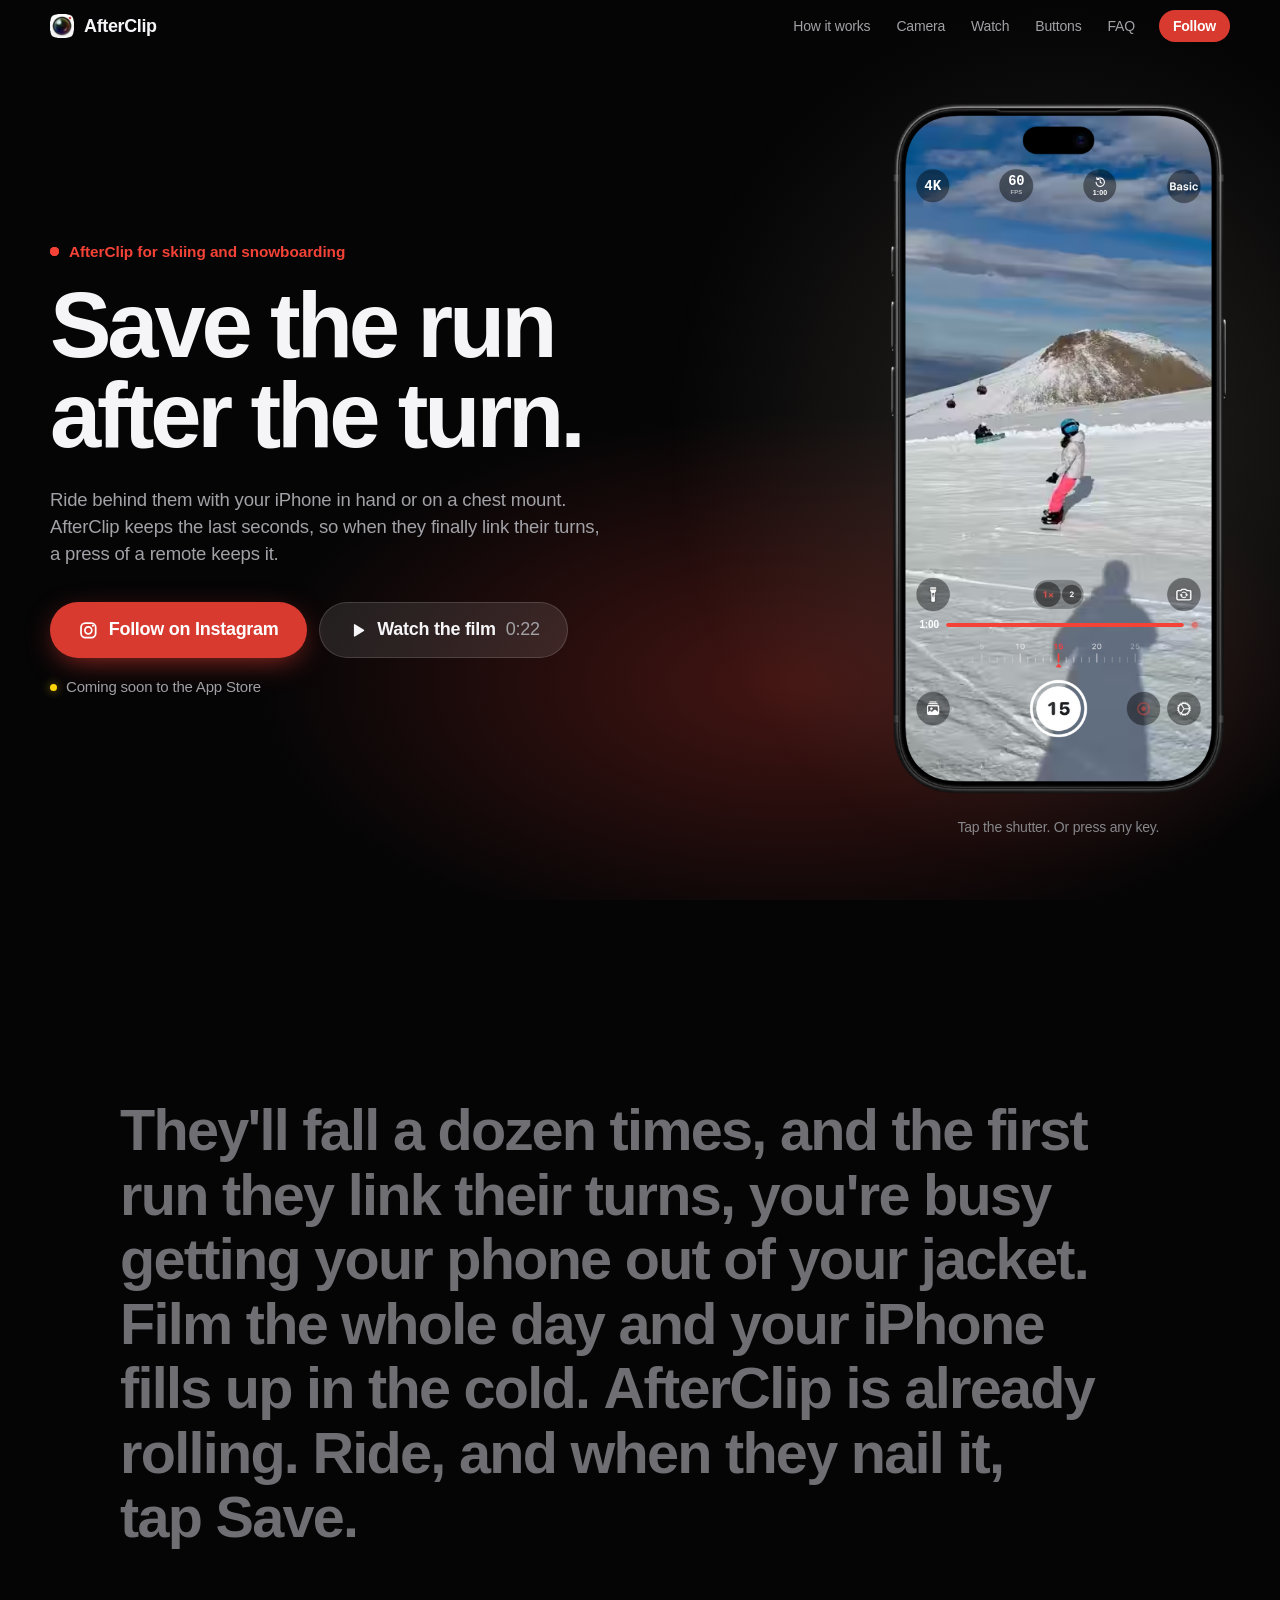
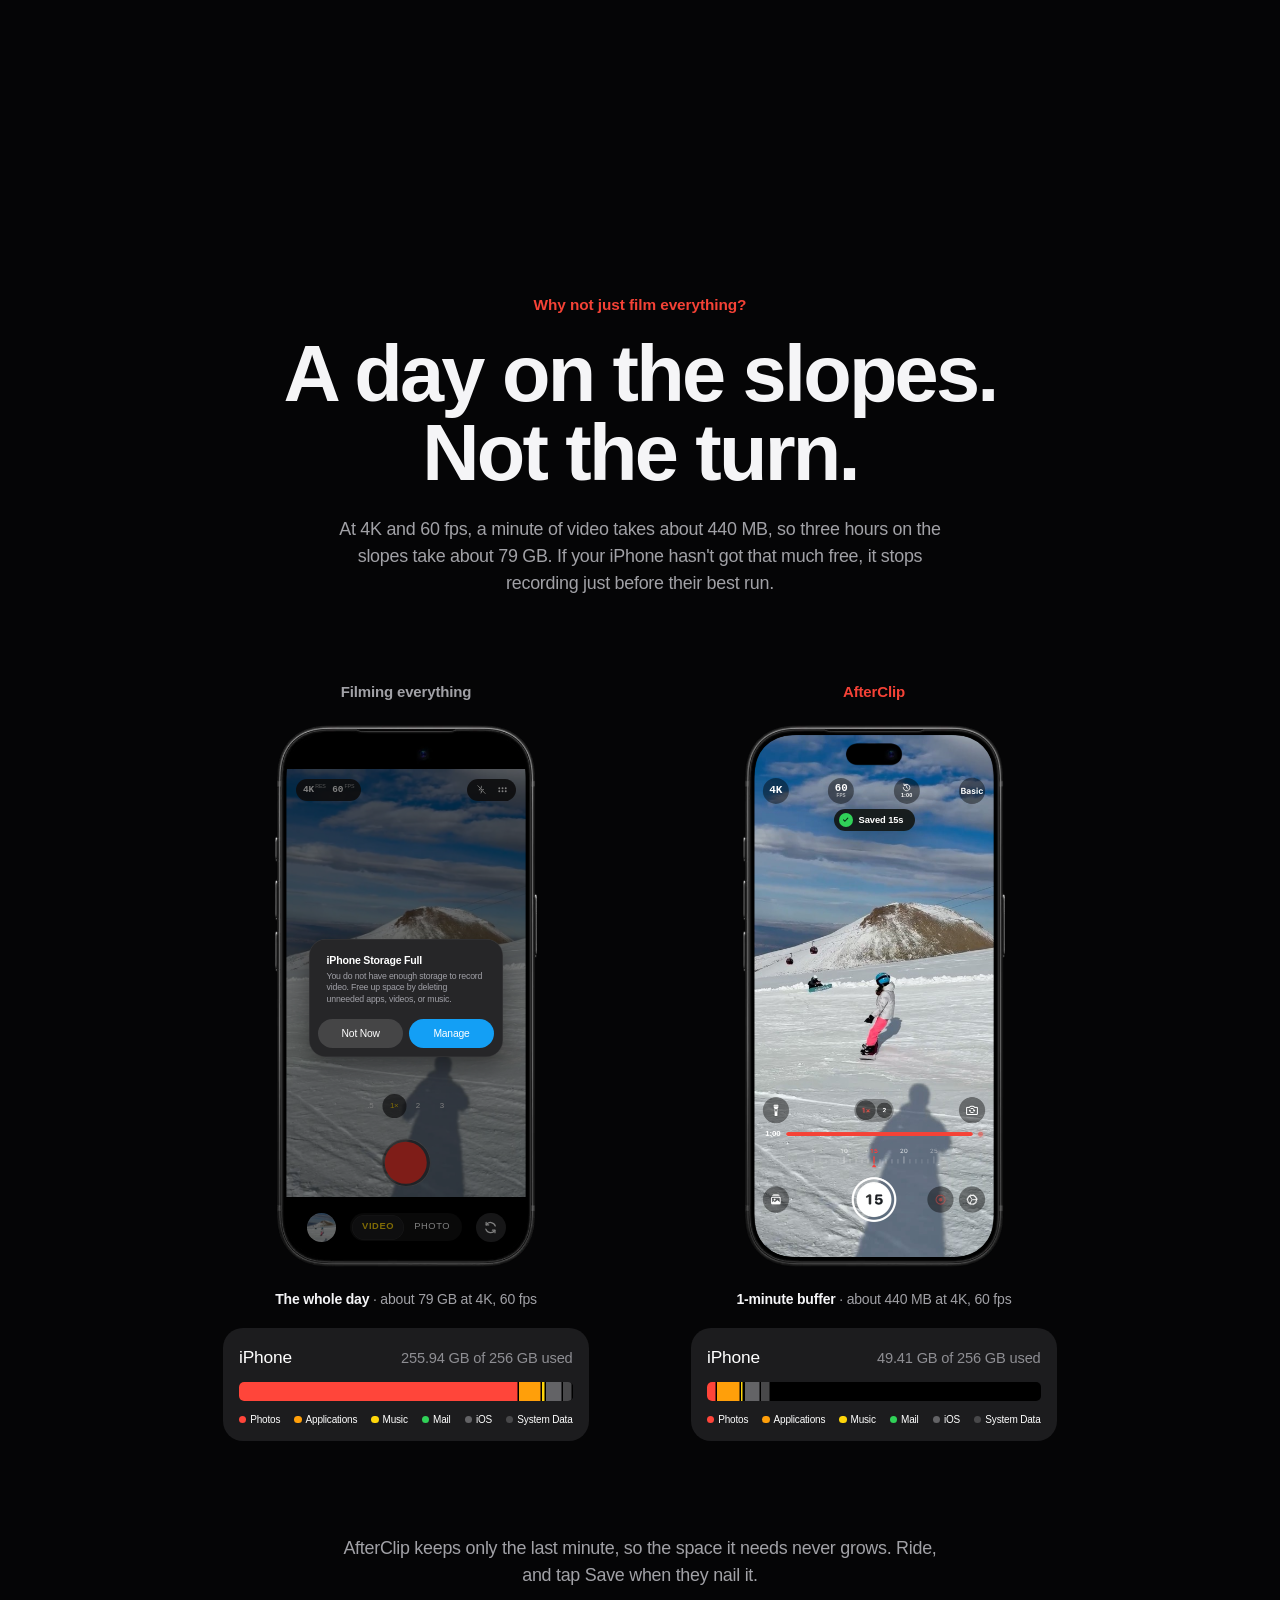
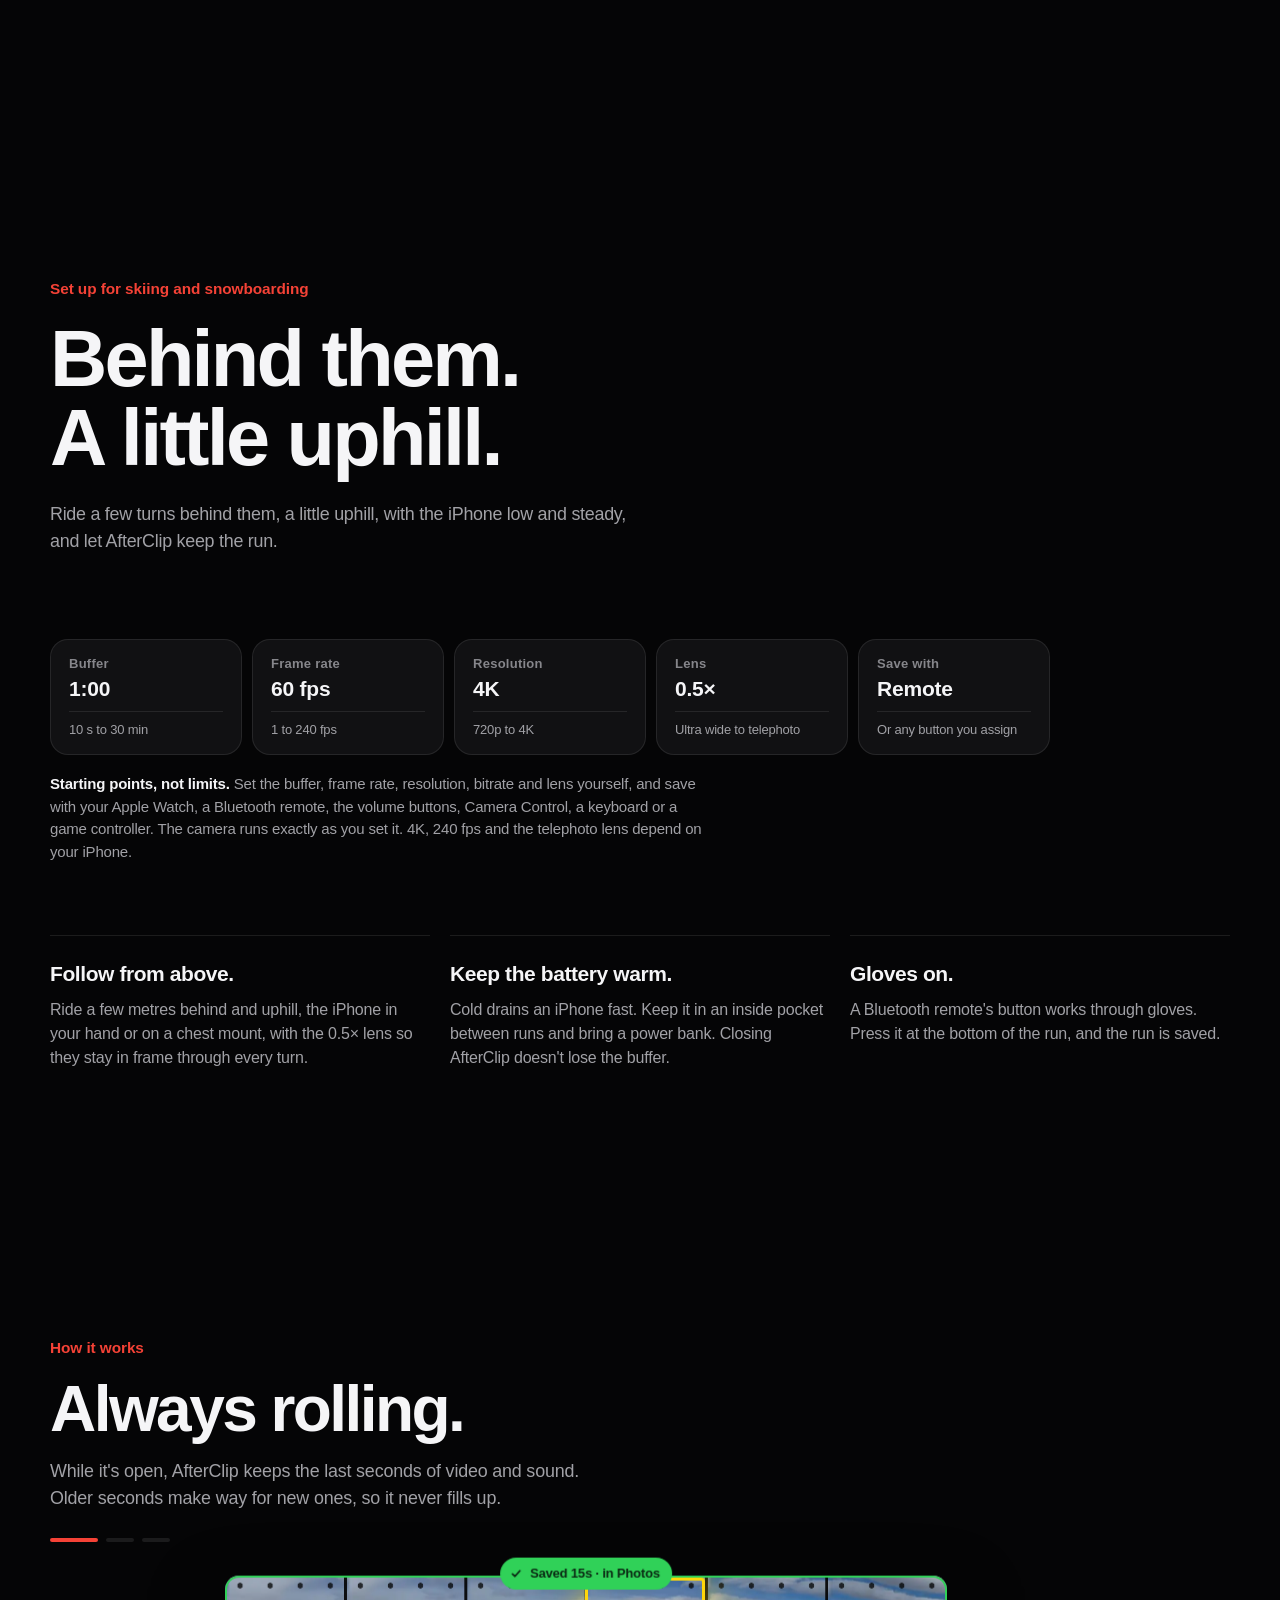
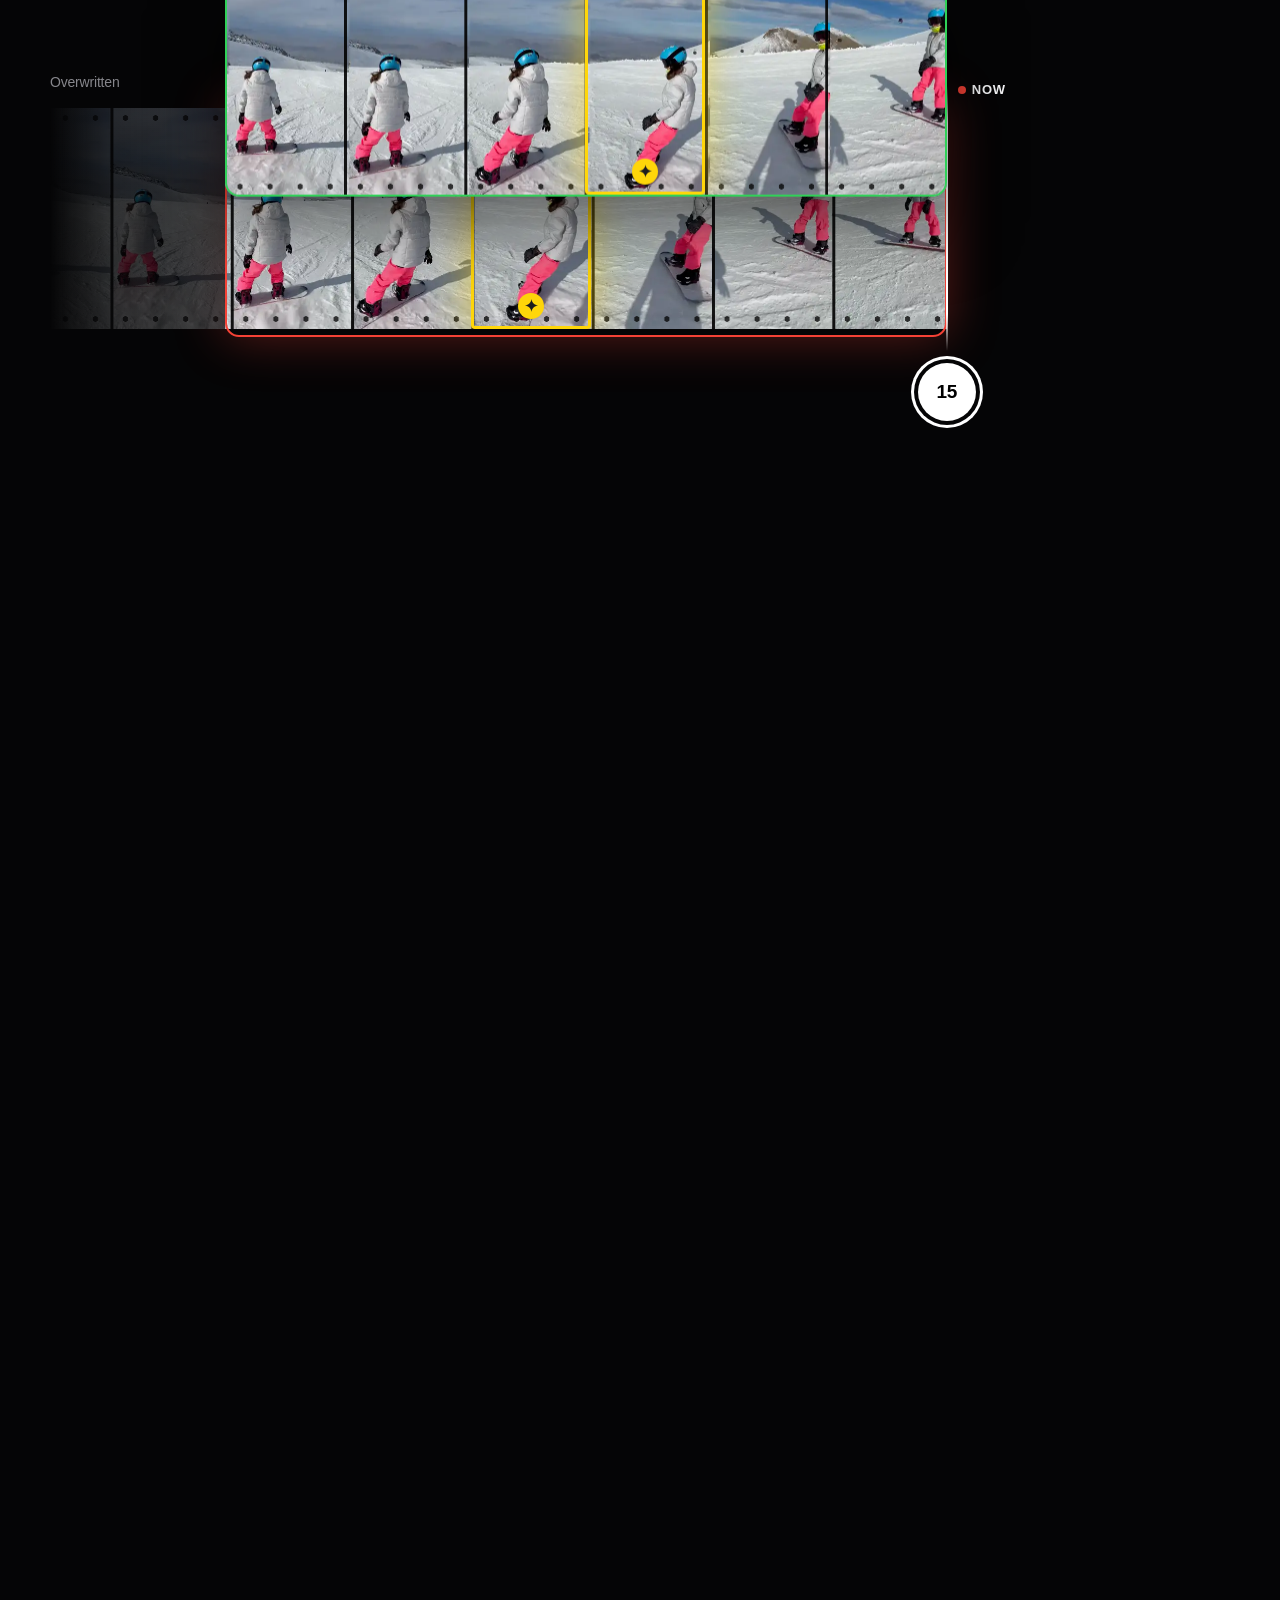
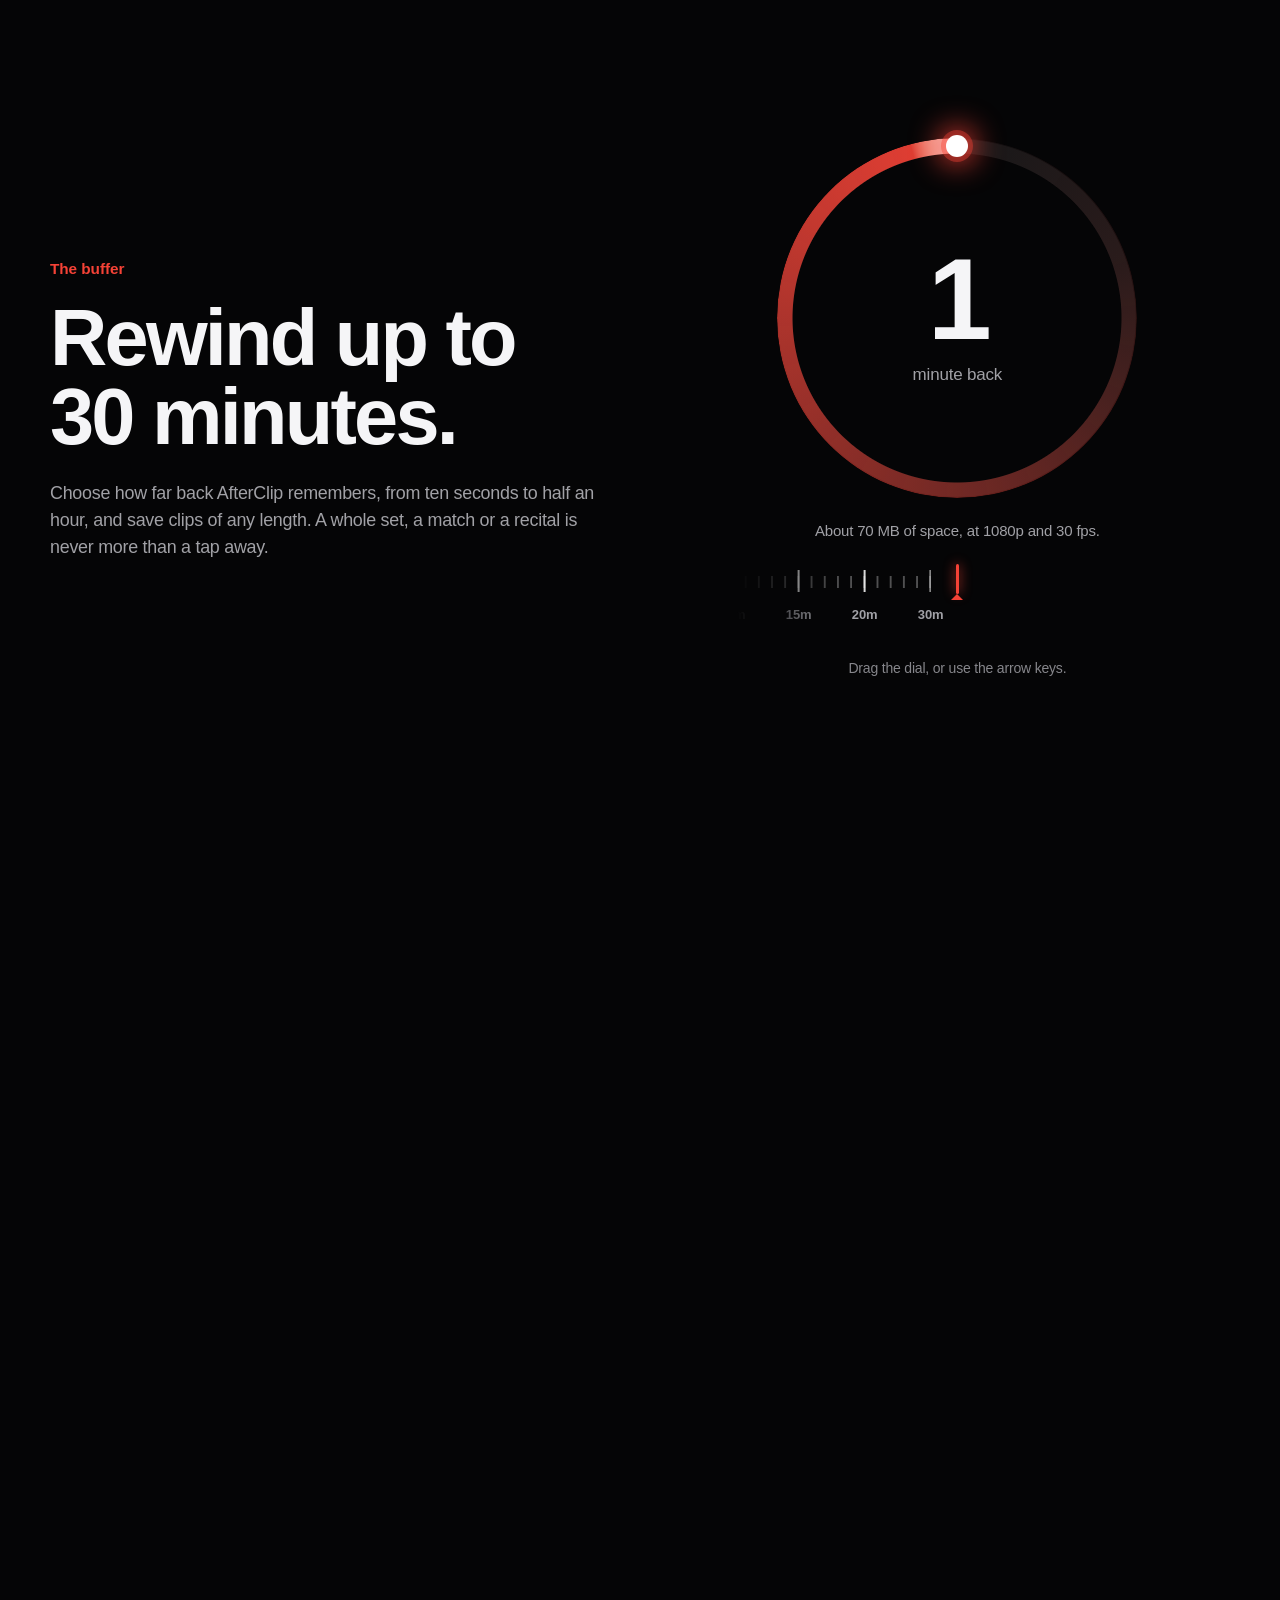
<file: ski/index.html>
<!doctype html>
<html lang="en">
<head>
  <meta charset="utf-8">
  <meta name="viewport" content="width=device-width, initial-scale=1, viewport-fit=cover">
  <title>AfterClip for skiing and snowboarding: save the run after it happens</title>
  <meta name="description" content="Film skiing and snowboarding on iPhone without filling it up in the cold. AfterClip keeps the last seconds, so after the turn they finally nailed, a press on a remote keeps it.">
  <meta name="theme-color" content="#050506">
  <meta name="color-scheme" content="dark">
  <meta name="robots" content="index, follow, max-image-preview:large">
  <!-- Google Search Console owns the site through this; keep it, or it stops. -->
  <meta name="google-site-verification" content="yiXoZvbWytEb5aJO4Kf4C_b6ZOg4UcNelSuk_G61BUY">
  <link rel="canonical" href="https://stratomediagroupltd.github.io/afterclip/ski/">
  <link rel="icon" href="../assets/img/icon-32.png" sizes="32x32">
  <link rel="icon" href="../assets/img/icon-64.png" sizes="64x64">
  <link rel="apple-touch-icon" href="../assets/img/icon-180.png">
  <!-- Smart App Banner on iPhone: put the app's Apple ID here once it has one. -->
  <!-- <meta name="apple-itunes-app" content="app-id={{APP_ID}}"> -->
  <meta property="og:type" content="website">
  <meta property="og:site_name" content="AfterClip">
  <meta property="og:title" content="AfterClip for skiing and snowboarding: save the run after it happens">
  <meta property="og:description" content="Film skiing and snowboarding on iPhone without filling it up in the cold. AfterClip keeps the last seconds, so after the turn they finally nailed, a press on a remote keeps it.">
  <!-- Link previews need absolute URLs: https://stratomediagroupltd.github.io/afterclip/ is where the site lives,
       e.g. https://yourname.github.io/afterclip/ -->
  <meta property="og:url" content="https://stratomediagroupltd.github.io/afterclip/ski/">
  <meta property="og:image" content="https://stratomediagroupltd.github.io/afterclip/assets/img/og.jpg">
  <meta property="og:image:width" content="1200">
  <meta property="og:image:height" content="630">
  <meta name="twitter:card" content="summary_large_image">
  <meta name="twitter:title" content="AfterClip for skiing and snowboarding: save the run after it happens">
  <meta name="twitter:description" content="Film skiing and snowboarding on iPhone without filling it up in the cold. AfterClip keeps the last seconds, so after the turn they finally nailed, a press on a remote keeps it.">
  <meta name="twitter:image" content="https://stratomediagroupltd.github.io/afterclip/assets/img/og.jpg">
  <link rel="preload" as="image" type="image/webp" fetchpriority="high"
        imagesrcset="../assets/img/frame-iphone-480.webp 480w, ../assets/img/frame-iphone-600.webp 600w, ../assets/img/frame-iphone.webp 978w" imagesizes="(max-width: 599px) 62vw, (max-width: 899px) 40vw, 400px">
  <!-- The screen's UI downloads early too: without it, PageSpeed's phone paints the frame later. -->
  <link rel="preload" as="image" type="image/webp"
        imagesrcset="../assets/img/hud-match-480.webp 480w, ../assets/img/hud-match-600.webp 600w, ../assets/img/hud-match.webp 880w" imagesizes="(max-width: 599px) 62vw, (max-width: 899px) 40vw, 400px">
  <script>
    // Motion and reveals switch on only once the site script is known to run;
    // if it never arrives, everything shows as plain, finished content.
    const root = document.documentElement;
    root.classList.add("js");
    // A jump to a section (a link to #faq, or arriving with one) lays every
    // section out first: until they come near, those below the fold only
    // guess their height, and the jump would land off by the difference.
    const layOutAll = () => root.classList.add("is-whole");
    if (location.hash) {
      layOutAll();
      // Firefox goes to the section before the last styles are in, and the
      // page they shorten leaves it elsewhere: once they are, it goes again,
      // unless the visitor has started moving around by then.
      let moved = false;
      const VISITOR_INPUT = ["wheel", "touchstart", "keydown", "pointerdown"];
      const noteMoved = () => { moved = true; };
      VISITOR_INPUT.forEach((type) => addEventListener(type, noteMoved, { once: true, passive: true }));
      const goAgain = () => {
        VISITOR_INPUT.forEach((type) => removeEventListener(type, noteMoved));
        const target = document.getElementById(decodeURIComponent(location.hash.slice(1)));
        if (target && !moved) target.scrollIntoView({ behavior: "instant" });
      };
      // The styles that load without holding up the first paint can arrive
      // after the page has: wait for them (for up to about three seconds).
      const STYLE_WAIT_FRAMES = 180;
      const whenStyled = (frames) => {
        const late = document.querySelector('link[href$="features.css"]');
        if (!late || late.sheet || frames === 0) goAgain();
        else requestAnimationFrame(() => whenStyled(frames - 1));
      };
      addEventListener("load", () => whenStyled(STYLE_WAIT_FRAMES), { once: true });
    }
    addEventListener("hashchange", layOutAll);
    addEventListener("click", (event) => {
      const link = event.target.closest?.("a[href*='#']");
      if (link && link.hash && link.pathname === location.pathname) layOutAll();
    }, { capture: true });
    // The page's height unit (--vh, in the CSS): a hundredth of the screen's
    // height. On a phone or tablet it changes only on a real resize, such as
    // a rotation. A browser's toolbar sliding in or out while you scroll
    // leaves it alone, or the page would relayout under your finger. When it
    // does change, the part of the page you're reading stays where it is.
    const TOOLBAR_PX = 160;
    const touch = matchMedia("(pointer: coarse)");
    const stage = { width: 0, height: 0 };
    // What you're reading: inside the pinned tape, how far through it you are;
    // anywhere else, the first heading, paragraph or picture on the screen.
    const readingPlace = () => {
      if (scrollY === 0) return null;
      const scene = [...document.querySelectorAll(".how")].find((element) => {
        const box = element.getBoundingClientRect();
        return box.top <= 0 && box.bottom > 0;
      });
      if (scene) {
        const box = scene.getBoundingClientRect();
        return { part: scene, share: -box.top / box.height };
      }
      const part = [...document.querySelectorAll("main :is(h1, h2, h3, p, li, figure), footer")].find((element) => {
        const box = element.getBoundingClientRect();
        return box.height > 0 && box.top >= 0; // Hidden ones measure 0 × 0 at the top.
      });
      return part ? { part, top: part.getBoundingClientRect().top } : null;
    };
    // Noted when scrolling stops, so a resize can put it back from before the
    // text re-wrapped to the new width.
    let place = null;
    let noteTimer = 0;
    addEventListener("scroll", () => {
      clearTimeout(noteTimer);
      place = undefined; // Still scrolling: a resize now measures the place afresh.
      noteTimer = setTimeout(() => { place = readingPlace(); }, 150);
    }, { passive: true });
    const setStage = () => {
      const { innerWidth: width, innerHeight: height } = window;
      if (width === stage.width && (height === stage.height || (touch.matches && Math.abs(height - stage.height) < TOOLBAR_PX))) return;
      if (place === undefined) place = readingPlace();
      stage.width = width;
      stage.height = height;
      root.style.setProperty("--vh", `${height / 100}px`);
      root.classList.toggle("is-tall", height >= 820);
      if (!place || !place.part.isConnected) return;
      const box = place.part.getBoundingClientRect();
      const moved = "share" in place ? box.top + place.share * box.height : box.top - place.top;
      scrollBy({ top: moved, behavior: "instant" });
    };
    setStage();
    addEventListener("resize", setStage);
    const plain = () => { if (!window.__afterclip) root.classList.remove("js"); };
    // None of the script is needed to draw the page, so it loads after the
    // page has (or after 2.5 s on a slow connection, whichever comes first).
    let started = false;
    // Visits are counted by Cloudflare Web Analytics: no cookies, nothing kept
    // on the device. It stays off until its token replaces the placeholder,
    // and on a copy of the site served from this computer.
    const countVisit = () => {
      const token = "fb46847f3f8a47828e1d68c609162889";
      if (token.startsWith("{") || ["localhost", "127.0.0.1"].includes(location.hostname)) return;
      const beacon = document.createElement("script");
      beacon.defer = true;
      beacon.src = "https://static.cloudflareinsights.com/beacon.min.js";
      beacon.dataset.cfBeacon = JSON.stringify({ token });
      document.head.append(beacon);
    };
    const start = () => {
      if (started) return;
      started = true;
      import("../assets/js/main.js").catch(plain);
      countVisit();
    };
    addEventListener("load", start, { once: true });
    setTimeout(start, 2500);
    setTimeout(plain, 8000);
  </script>
  <style>
@property --accent {
syntax: "<color>";
inherits: true;
initial-value: #f54236;
}
:root {
--accent: #f54236;
--on-accent: #fff;
--accent-ink: var(--accent);
--bg: #050506;
--surface: #111113;
--surface-2: #1c1c1f;
--line: rgb(255 255 255 / 0.09);
--text: #f5f5f7;
--muted: #a1a1a6;
--faint: #86868b;
--green: #30d158;
--yellow: #ffd60a;
--glass: rgb(16 16 18 / 0.68);
--font: -apple-system, BlinkMacSystemFont, "SF Pro Display", "SF Pro Text", "Inter", "Segoe UI", Roboto, "Helvetica Neue", Arial, sans-serif;
--font-round: ui-rounded, "SF Pro Rounded", -apple-system, BlinkMacSystemFont, "Segoe UI", sans-serif;
--font-mono: ui-monospace, "SF Mono", "SFMono-Regular", Menlo, Consolas, monospace;
--ease: cubic-bezier(0.16, 1, 0.3, 1);
--ease-in-out: cubic-bezier(0.65, 0, 0.35, 1);
--spring: linear(0, 0.006, 0.025 2.8%, 0.101 6.1%, 0.539 18.9%, 0.721 25.3%, 0.849 31.5%, 0.937 38.1%, 0.968 41.8%, 0.991 45.7%, 1.006 50.1%, 1.015 55%, 1.017 63.9%, 1.001 85.8%, 1);
--wrap: min(1180px, 100% - 48px);
--nav-h: 52px;
color-scheme: dark;
transition: --accent 0.6s var(--ease);
}
*, *::before, *::after { box-sizing: border-box; }
html { -webkit-text-size-adjust: 100%; text-size-adjust: 100%; }
@media (prefers-reduced-motion: no-preference) {
html { scroll-behavior: smooth; }
}
body {
margin: 0;
background: var(--bg);
color: var(--text);
font: 400 17px/1.5 var(--font);
letter-spacing: -0.011em;
-webkit-font-smoothing: antialiased;
-moz-osx-font-smoothing: grayscale;
text-rendering: optimizeLegibility;
overflow-x: clip;
}
img, video, canvas, svg { display: block; max-width: 100%; }
img, video { height: auto; }
button { font: inherit; color: inherit; background: none; border: 0; padding: 0; cursor: pointer; }
a { color: inherit; }
h1, h2, h3, p, ul, ol, dl, dd, figure { margin: 0; }
ul, ol { padding: 0; list-style: none; }
::selection { background: color-mix(in srgb, var(--accent) 45%, transparent); }
:focus-visible { outline: 3px solid color-mix(in srgb, var(--accent) 80%, white); outline-offset: 3px; border-radius: 8px; }
.visually-hidden {
position: absolute !important; width: 1px; height: 1px; padding: 0; margin: -1px;
overflow: hidden; clip: rect(0 0 0 0); white-space: nowrap; border: 0;
}
.sprite { position: absolute; width: 0; height: 0; overflow: hidden; }
.ico { width: 1.15em; height: 1.15em; flex: none; fill: currentColor; }
.wrap { width: var(--wrap); margin-inline: auto; }
.iphone, .awatch, .watches, .hero__device, .specs__device, .duel, .storage, .tape, .ring, .dial,
.merge, .devices, .keycap, .btn, .nav, .dock, .toast, .flyclip, .film__inner, .finale__icon, .privacy__lock, .zeros dd {
-webkit-user-select: none; user-select: none;
-webkit-touch-callout: none;
}
img { -webkit-user-drag: none; }
.skip {
position: fixed; left: 16px; top: -60px; z-index: 100;
padding: 10px 16px; border-radius: 12px; background: var(--text); color: var(--bg);
font-weight: 600; text-decoration: none; transition: top 0.2s;
}
.skip:focus { top: 12px; }
.eyebrow {
display: inline-flex; align-items: center; gap: 10px;
margin-bottom: 18px;
color: var(--accent-ink);
font-size: clamp(15px, 1.2vw, 18px); font-weight: 600; letter-spacing: -0.005em;
}
.title {
font-size: clamp(40px, 6.2vw, 92px);
font-weight: 700; line-height: 1.0; letter-spacing: -0.035em;
text-wrap: balance;
}
.title--center { text-align: center; }
.body {
max-width: 34em;
margin-top: 24px;
color: var(--muted);
font-size: clamp(17px, 1.4vw, 21px); line-height: 1.5; letter-spacing: -0.015em;
text-wrap: pretty;
}
.body strong { color: var(--text); font-weight: 600; }
.body a { color: var(--text); text-underline-offset: 3px; }
.body--center { margin-inline: auto; text-align: center; }
.hint { color: var(--faint); font-size: 14px; }
.rec-dot { position: relative; width: 9px; height: 9px; border-radius: 50%; background: var(--accent); }
.rec-dot::after {
content: ""; position: absolute; inset: 0; border-radius: 50%;
background: var(--accent);
}
.is-live .rec-dot::after { animation: rec 1.6s ease-out infinite; }
@keyframes rec {
from { transform: scale(1); opacity: 0.6; }
70%, to { transform: scale(3); opacity: 0; }
}
.btn {
--btn-bg: color-mix(in srgb, var(--accent) 88%, #000);
position: relative;
display: inline-flex; align-items: center; justify-content: center; gap: 10px;
height: 48px; padding: 0 24px;
border-radius: 999px;
background: var(--btn-bg);
color: var(--on-accent);
font-size: 17px; font-weight: 600; letter-spacing: -0.015em;
text-decoration: none; white-space: nowrap;
box-shadow: 0 8px 30px -8px color-mix(in srgb, var(--accent) 70%, transparent);
transition: transform 0.5s var(--spring), box-shadow 0.3s, background-color 0.3s;
}
.btn:hover { transform: translateY(-1px) scale(1.02); box-shadow: 0 14px 40px -8px color-mix(in srgb, var(--accent) 80%, transparent); }
.btn:active { transform: scale(0.97); transition-duration: 0.12s; }
.btn--sm { height: 32px; padding: 0 14px; font-size: 14px; box-shadow: none; }
.btn--lg { height: 56px; padding: 0 28px; font-size: 18px; }
.btn--ghost {
--btn-bg: rgb(255 255 255 / 0.1);
color: var(--text);
box-shadow: inset 0 0 0 1px rgb(255 255 255 / 0.14);
}
.btn--ghost:hover { --btn-bg: rgb(255 255 255 / 0.16); box-shadow: inset 0 0 0 1px rgb(255 255 255 / 0.22); }
.btn__meta { color: var(--muted); font-weight: 500; font-variant-numeric: tabular-nums; }
.arrow-link {
display: inline-flex; align-items: center; gap: 4px;
color: var(--accent-ink); font-weight: 600; text-decoration: none;
}
.arrow-link .ico { transition: transform 0.4s var(--spring); }
.arrow-link:hover .ico { transform: translateX(4px); }
.nav {
position: fixed; inset: 0 0 auto; z-index: 50;
height: var(--nav-h);
transition: background-color 0.4s, box-shadow 0.4s;
}
.nav.is-scrolled {
background: var(--glass);
-webkit-backdrop-filter: saturate(160%) blur(16px); backdrop-filter: saturate(160%) blur(16px);
box-shadow: 0 1px 0 var(--line);
}
.nav__inner {
width: var(--wrap); height: 100%; margin-inline: auto;
display: flex; align-items: center; gap: 24px;
}
.nav__brand {
display: inline-flex; align-items: center; gap: 10px; margin-right: auto;
font-size: 18px; font-weight: 650; letter-spacing: -0.02em; text-decoration: none;
}
.nav__brand img { border-radius: 6px; }
.nav__links { display: flex; gap: 26px; }
.nav__links a {
position: relative;
color: var(--muted); font-size: 14px; text-decoration: none;
transition: color 0.25s;
}
.nav__links a:hover, .nav__links a[aria-current="true"] { color: var(--text); }
.nav__links a[aria-current="true"]::after {
content: ""; position: absolute; left: 0; right: 0; bottom: -6px; height: 2px; border-radius: 2px;
background: var(--accent);
}
@media (max-width: 760px) {
.nav__links { display: none; }
}
.js [data-reveal] {
opacity: 0;
transform: translate3d(0, 28px, 0);
transition: opacity 0.9s var(--ease) var(--d, 0ms), transform 1.1s var(--ease) var(--d, 0ms);
}
.js [data-reveal].is-in { opacity: 1; transform: none; }
.js [data-wipe] .line { display: block; overflow: clip; padding-bottom: 0.1em; margin-bottom: -0.1em; }
.js [data-wipe] .line > span {
display: block;
transform: translate3d(0, 108%, 0);
transition: transform 1.15s var(--ease) calc(var(--i, 0) * 90ms);
}
.js [data-wipe].is-in .line > span { transform: none; }
.is-live .float { animation: float 7s ease-in-out infinite alternate; }
.is-live .float--slow { animation-duration: 9s; animation-delay: -3s; }
.float.is-away { animation-play-state: paused; }
@keyframes float {
from { transform: translate3d(0, -7px, 0); }
to { transform: translate3d(0, 7px, 0); }
}
.toast {
display: inline-flex; align-items: center; gap: 0.62em;
padding: 0.5em 1.15em 0.5em 0.62em;
border-radius: 999px;
background: rgb(18 22 20 / 0.92);
color: #fff;
font-weight: 600; letter-spacing: -0.01em; white-space: nowrap;
box-shadow: 0 10px 30px rgb(0 0 0 / 0.35);
}
.toast__check {
display: grid; place-items: center;
width: 1.5em; height: 1.5em; border-radius: 50%;
background: var(--green); color: #0b2a14;
}
.toast__check .ico { width: 1em; height: 1em; }
.toast__meta { color: rgb(255 255 255 / 0.55); font-weight: 500; }
.global-toasts {
position: fixed; left: 50%; top: calc(var(--nav-h) + 14px); z-index: 60;
display: grid; justify-items: center; gap: 8px;
transform: translateX(-50%);
font-size: 15px;
pointer-events: none;
}
html:not(.js) [data-film-open] { display: none; }
.film {
width: 100vw; height: 100vh; height: 100dvh; max-width: none; max-height: none;
margin: 0; padding: 0; border: 0;
background: transparent; color: #fff;
}
.film[open] { display: grid; place-items: center; }
.film::backdrop { background: rgb(0 0 0 / 0.86); -webkit-backdrop-filter: blur(14px); backdrop-filter: blur(14px); }
.film__inner {
position: relative;
height: min(88dvh, 960px); aspect-ratio: 9 / 16; max-width: 92vw;
animation: film-in 0.6s var(--ease);
}
.film__video { width: 100%; height: 100%; border-radius: 26px; background: #000; object-fit: cover; }
.film__close {
position: absolute; top: 0; left: calc(100% + 14px);
display: grid; place-items: center;
width: 44px; height: 44px; border-radius: 50%;
background: rgb(255 255 255 / 0.14);
transition: background-color 0.2s;
}
.film__close:hover { background: rgb(255 255 255 / 0.24); }
@media (max-width: 640px) {
.film__close { left: auto; right: 10px; top: 10px; background: rgb(0 0 0 / 0.5); }
}
@keyframes film-in {
from { opacity: 0; transform: translateY(24px) scale(0.96); }
}
.footer {
position: relative;
padding: 40px 0 calc(40px + env(safe-area-inset-bottom));
border-top: 1px solid var(--line);
color: var(--faint);
font-size: 13px;
}
.footer__inner { display: grid; grid-template-columns: auto 1fr; gap: 14px 32px; align-items: center; }
.footer__brand { display: inline-flex; align-items: center; gap: 8px; color: var(--text); font-weight: 600; font-size: 15px; }
.footer__brand img { border-radius: 5px; }
.footer nav { display: flex; flex-wrap: wrap; gap: 8px 24px; justify-content: end; }
.footer nav a { text-decoration: none; transition: color 0.2s; }
.footer nav a:hover, .footer nav a[aria-current="page"] { color: var(--text); }
.footer__legal { grid-column: 1 / -1; max-width: 70em; }
@media (max-width: 640px) {
.footer__inner { grid-template-columns: 1fr; }
.footer nav { justify-content: start; }
}
@media (prefers-reduced-motion: reduce) {
*, *::before, *::after {
animation-duration: 0.01ms !important;
animation-iteration-count: 1 !important;
transition-duration: 0.01ms !important;
}
.js [data-reveal], .js [data-wipe] .line > span { transform: none; }
}
  </style>
  <style>
.section { position: relative; padding: clamp(110px, var(--vh, 1vh) * 16, 190px) 0; scroll-margin-top: var(--nav-h); }
.section__head { margin-bottom: clamp(48px, 7vw, 84px); }
.section__head--center { text-align: center; }
.section__head--center .body { margin-inline: auto; }
.split {
display: grid; grid-template-columns: minmax(0, 1fr) minmax(0, 1fr);
align-items: center; gap: clamp(40px, 7vw, 110px);
}
.split--flip .split__copy { order: 2; }
@media (max-width: 900px) {
.split { grid-template-columns: minmax(0, 1fr); }
.split--flip .split__copy { order: 0; }
}
.ticks { display: grid; gap: 12px; margin-top: 30px; }
.ticks li { display: flex; gap: 12px; align-items: baseline; font-size: 17px; }
.ticks li::before {
content: ""; flex: none; width: 7px; height: 7px; border-radius: 50%; translate: 0 -2px;
background: var(--accent); box-shadow: 0 0 10px var(--accent);
}
.iphone {
--pw: 300px;
position: relative;
width: var(--pw); aspect-ratio: 978 / 2000;
flex: none;
}
.iphone__screen {
position: absolute; left: 5.317%; top: 2.5%; width: 89.366%; height: 95%;
overflow: hidden; border-radius: 16% / 7.37%;
background: #000;
container-type: inline-size;
}
.iphone__screen > picture, .iphone__screen > picture img, .iphone__video {
position: absolute; inset: 0; width: 100%; height: 100%; object-fit: cover;
}
.iphone__frame, .iphone__frame img { position: absolute; inset: 0; width: 100%; height: 100%; pointer-events: none; }
.awatch { position: relative; width: var(--ww, 300px); aspect-ratio: 560 / 880; flex: none; }
.awatch__screen {
position: absolute; left: 12.857%; top: 21.818%; width: 74.286%; height: 56.364%;
overflow: hidden; border-radius: 24% / 20.2%;
background: #000;
container-type: inline-size;
}
.awatch__screen picture, .awatch__screen picture img { position: absolute; inset: 0; width: 100%; height: 100%; }
.awatch__frame, .awatch__frame img { position: absolute; inset: 0; width: 100%; height: 100%; pointer-events: none; }
.hero { position: relative; }
.hero__stage {
position: relative;
min-height: calc(var(--vh, 1vh) * 100);
display: grid; grid-template-columns: minmax(0, 1fr) auto; align-items: center;
gap: clamp(32px, 6vw, 110px);
padding: calc(var(--nav-h) + 24px) max(24px, (100% - 1180px) / 2) 40px;
overflow: clip;
}
.hero__stage::after {
content: ""; position: absolute; inset: 0; z-index: -1;
background: radial-gradient(42% 30% at 62% 76%, color-mix(in srgb, var(--accent) 26%, transparent), transparent);
pointer-events: none;
}
.hero__copy { position: relative; z-index: 2; }
.hero__title {
font-size: clamp(50px, 7.2vw, 116px);
font-weight: 700; line-height: 0.98; letter-spacing: -0.045em;
}
.hero__title .line { display: block; overflow: clip; padding-bottom: 0.08em; margin-bottom: -0.08em; }
.hero__title .line > span { display: block; }
.hero__lede { max-width: 30em; margin-top: 26px; color: var(--muted); font-size: clamp(17px, 1.45vw, 22px); line-height: 1.45; text-wrap: pretty; }
.hero__ctas { display: flex; flex-wrap: wrap; gap: 12px; margin-top: 34px; }
.hero__soon { display: inline-flex; align-items: center; gap: 9px; margin-top: 18px; color: var(--muted); font-size: 15px; font-weight: 500; }
.hero__soon-dot { width: 7px; height: 7px; border-radius: 50%; background: var(--yellow); box-shadow: 0 0 10px color-mix(in srgb, var(--yellow) 60%, transparent); }
.hero__device { position: relative; display: grid; justify-items: center; gap: 18px; z-index: 1; }
.hero__device .iphone { --pw: calc(min(var(--vh, 1vh) * 78, 800px) * 0.489); }
.hero__device::before {
content: ""; position: absolute; left: 50%; top: 46%; z-index: -1;
width: 230%; height: 120%;
transform: translate(-50%, -50%);
background: radial-gradient(closest-side, rgb(214 192 168 / 0.16), transparent);
pointer-events: none;
}
.hero__hint { color: var(--faint); font-size: 14px; }
@keyframes hero-rise { from { transform: translate3d(0, 106%, 0); } }
.js .hero__title .line > span { animation: hero-rise 0.9s var(--ease) both; }
.js .hero__title .line:nth-child(2) > span { animation-delay: 0.07s; }
@media (max-width: 899px) {
.hero__stage {
grid-template-columns: 1fr; grid-template-rows: auto auto;
align-content: start; justify-items: center; gap: 30px;
padding-top: calc(var(--nav-h) + 18px); padding-bottom: 18px;
text-align: center;
}
.hero__copy .eyebrow { margin-bottom: 12px; }
.hero__title { font-size: clamp(42px, 11.5vw, 72px); }
.hero__lede { display: none; }
.hero__ctas { justify-content: center; margin-top: 20px; }
.hero__ctas .btn--lg { height: 48px; padding: 0 20px; font-size: 16px; }
.hero__soon { margin-top: 12px; font-size: 14px; }
.hero__device .iphone { --pw: min(calc(min(var(--vh, 1vh) * 62, 620px) * 0.489), 70vw); }
.hero__hint { display: none; }
}
@media (max-width: 899px) {
.is-tall .hero__lede { display: block; margin-inline: auto; margin-top: 16px; font-size: 17px; }
}
.iphone__hud { pointer-events: none; }
.toasts {
position: absolute; left: 0; right: 0; top: 14.2%; z-index: 3;
display: grid; justify-items: center; gap: 1.6cqi;
font-size: 3.9cqi;
pointer-events: none;
}
.toasts .toast { padding: 1.6cqi 4.6cqi 1.6cqi 2.2cqi; gap: 2.3cqi; }
.shutter-hit, .shutter-ring {
position: absolute; left: 50%; top: 89%; z-index: 4;
width: 19.5%; aspect-ratio: 1;
border-radius: 50%;
transform: translate(-50%, -50%);
}
.shutter-hit { -webkit-tap-highlight-color: transparent; }
.shutter-hit:active { background: rgb(0 0 0 / 0.12); }
.shutter-ring { pointer-events: none; box-shadow: 0 0 0 0.9cqi var(--accent), 0 0 6cqi var(--accent); opacity: 0; }
.flyclip {
position: absolute; z-index: 5;
width: 112px; padding: 6px 6px 10px;
border-radius: 16px;
background: rgb(28 28 30 / 0.96);
box-shadow: 0 24px 60px rgb(0 0 0 / 0.5), inset 0 0 0 1px rgb(255 255 255 / 0.1);
pointer-events: none;
}
.flyclip video { width: 100%; aspect-ratio: 9 / 16; border-radius: 11px; object-fit: cover; background: #000; }
.flyclip p { margin-top: 8px; color: #fff; font-size: 12px; font-weight: 600; line-height: 1.25; text-align: center; }
.flyclip p span { display: block; color: rgb(255 255 255 / 0.55); font-weight: 500; }
.manifesto { padding: clamp(120px, var(--vh, 1vh) * 22, 240px) 0; }
.manifesto__text {
width: var(--wrap); max-width: 1040px; margin-inline: auto;
font-size: clamp(30px, 4.5vw, 66px); font-weight: 650; line-height: 1.12; letter-spacing: -0.03em;
text-wrap: pretty;
}
.manifesto__text strong { font-weight: 700; }
.js .manifesto__text .w { color: #6e6e73; transition: color 0.35s linear; }
.js .manifesto__text .w.is-lit { color: var(--text); }
.js .manifesto__text strong .w.is-lit { color: var(--accent); }
.how { position: relative; scroll-margin-top: 0; }
.js .how { height: calc(var(--vh, 1vh) * 220); }
.how__stage {
--gap: clamp(26px, var(--vh, 1vh) * 6, 70px);
display: flex; flex-direction: column; justify-content: center; gap: var(--gap);
padding: calc(var(--nav-h) + 30px) 0 50px;
overflow: clip;
}
.js .how__stage { position: sticky; top: 0; height: calc(var(--vh, 1vh) * 100); }
.how__head { position: relative; }
.how__steps { display: grid; gap: 28px; }
.js .how__steps { display: grid; grid-template-areas: "s"; gap: 0; }
.how__step h3 { font-size: clamp(36px, 5vw, 72px); font-weight: 700; line-height: 1.02; letter-spacing: -0.04em; }
.how__step p { max-width: 30em; margin-top: 16px; color: var(--muted); font-size: clamp(17px, 1.4vw, 21px); }
.js .how__step {
grid-area: s;
opacity: 0; transform: translateY(26px);
transition: opacity 0.6s var(--ease), transform 0.8s var(--ease);
pointer-events: none;
}
.js .how__step.is-on { opacity: 1; transform: none; pointer-events: auto; }
.how__dots { display: none; gap: 8px; margin-top: 26px; }
.js .how__dots { display: flex; }
.how__dots i { width: 28px; height: 4px; border-radius: 4px; background: var(--line); transition: background-color 0.4s, width 0.5s var(--ease); }
.how__dots i.is-on { width: 48px; background: var(--accent); }
.tape {
--fw: clamp(58px, 9.4vw, 132px);
--fh: calc(var(--fw) * 1.8333);
--win: 6;
--now: 0.76;
--top: 46px;
position: relative;
width: var(--wrap); margin-inline: auto;
height: calc(var(--fh) + var(--top) + 96px);
}
@media (max-width: 700px) { .tape { --win: 5; --now: 0.84; --top: 40px; } }
@supports (height: 100svh) {
.js .tape {
--fw: clamp(58px, min(9.4vw, (var(--vh, 1vh) * 100 - 533px) / 2.57), 132px);
margin-top: max(0px, var(--fh) * 0.4 + 78px - var(--top) - var(--gap));
}
}
.tape__rec {
position: absolute; left: 0; top: var(--top);
width: calc(100% * var(--now)); height: var(--fh);
overflow: hidden;
}
.tape__rec::after {
content: ""; position: absolute; left: 0; top: 0; bottom: 0; z-index: 2;
right: calc(var(--win) * var(--fw));
background: linear-gradient(90deg, var(--bg), rgb(5 5 6 / 0.78) 35%, rgb(5 5 6 / 0.7));
pointer-events: none;
}
.tape__film, .tape__clip-film {
background: url("../assets/img/strip.jpg") 0 0 / calc(var(--fw) * 26) 100% no-repeat;
background-image: image-set(url("../assets/img/strip.webp") type("image/webp"), url("../assets/img/strip.jpg") type("image/jpeg"));
}
.js .tape:not(.is-near) .tape__film, .js .tape:not(.is-near) .tape__clip-film { background-image: none; }
.tape__film {
position: absolute; left: 0; top: 0; height: 100%; width: calc(var(--fw) * 26);
will-change: transform;
}
.tape__film::before, .tape__clip-film::before {
content: ""; position: absolute; inset: 0;
background:
linear-gradient(90deg, rgb(0 0 0 / 0.9) 0 3px, transparent 3px) 0 0 / var(--fw) 100%,
radial-gradient(circle, rgb(0 0 0 / 0.75) 0 2.5px, transparent 3px) 0 4px / calc(var(--fw) / 4) 12px repeat-x,
radial-gradient(circle, rgb(0 0 0 / 0.75) 0 2.5px, transparent 3px) 0 calc(100% - 4px) / calc(var(--fw) / 4) 12px repeat-x;
}
.tape__clip-film::before {
background:
radial-gradient(circle, rgb(0 0 0 / 0.75) 0 2.5px, transparent 3px) 0 4px / calc(var(--fw) / 4) 12px repeat-x,
radial-gradient(circle, rgb(0 0 0 / 0.75) 0 2.5px, transparent 3px) 0 calc(100% - 4px) / calc(var(--fw) / 4) 12px repeat-x;
}
.tape__clip-film::after {
content: ""; position: absolute; top: 0; bottom: 0; z-index: 2;
left: calc(var(--fw) - 1.5px); right: calc(var(--fw) - 1.5px);
background: linear-gradient(90deg, rgb(0 0 0 / 0.9) 0 3px, transparent 3px) 0 0 / var(--fw) 100%;
}
.tape__moment {
position: absolute; top: 0; left: calc(var(--fw) * var(--km, 14)); z-index: 1;
width: var(--fw); height: 100%;
box-shadow: inset 0 0 0 3px var(--yellow), 0 0 40px color-mix(in srgb, var(--yellow) 60%, transparent);
border-radius: 4px;
container-type: inline-size;
}
.tape__moment b {
position: absolute; left: 50%; bottom: 10px; transform: translateX(-50%);
display: inline-flex; align-items: center; gap: 5px;
width: max-content;
padding: 3px 9px 3px 7px; border-radius: 999px;
background: var(--yellow); color: #1d1d1f;
font-size: 12px; font-weight: 700; line-height: 1; white-space: nowrap;
}
.tape__moment b .ico { width: 15px; height: 15px; }
@container (max-width: 127px) {
.tape__moment b { justify-content: center; width: 26px; height: 26px; padding: 0; border-radius: 50%; }
.tape__moment b span { display: none; }
}
.tape__window {
position: absolute; top: calc(var(--top) - 8px);
left: calc(100% * var(--now) - var(--win) * var(--fw));
width: calc(var(--win) * var(--fw)); height: calc(var(--fh) + 16px);
border-radius: 14px;
box-shadow: inset 0 0 0 2px var(--accent), 0 0 50px color-mix(in srgb, var(--accent) 35%, transparent);
pointer-events: none;
}
.tape__window span {
position: absolute; left: 2px; bottom: calc(100% + 10px);
color: var(--accent); font-size: 14px; font-weight: 600; white-space: nowrap;
}
.tape__over { position: absolute; left: 0; top: 10px; color: var(--faint); font-size: 14px; }
@media (max-width: 700px) { .tape__over { display: none; } }
.tape__now {
position: absolute; top: calc(var(--top) - 22px); left: calc(100% * var(--now));
width: 2px; height: calc(var(--fh) + 44px); margin-left: -1px;
background: linear-gradient(transparent, #fff 14%, #fff 86%, transparent);
}
.tape__now span {
position: absolute; left: 12px; top: -6px;
display: inline-flex; align-items: center; gap: 6px;
font-size: 13px; font-weight: 700; letter-spacing: 0.06em; text-transform: uppercase;
}
.tape__now i { width: 8px; height: 8px; border-radius: 50%; background: var(--accent); }
.is-live .tape__now i { animation: blink 1.2s steps(2, jump-none) infinite; }
@keyframes blink { 50% { opacity: 0.25; } }
.tape__shutter {
position: absolute; left: calc(100% * var(--now)); top: calc(var(--top) + var(--fh) + 34px);
display: grid; place-items: center;
width: 58px; height: 58px; border-radius: 50%;
transform: translateX(-50%);
background: #fff; color: #000;
box-shadow: 0 0 0 4px var(--bg), 0 0 0 7px #fff;
font: 800 19px/1 var(--font-round);
transition: transform 0.5s var(--spring), box-shadow 0.3s;
}
.tape__shutter.is-pressed { transform: translateX(-50%) scale(0.86); box-shadow: 0 0 0 4px var(--bg), 0 0 0 7px var(--accent), 0 0 40px var(--accent); }
.tape__clip {
position: absolute; top: var(--top); z-index: 2;
left: calc(100% * var(--now) - var(--win) * var(--fw));
width: calc(var(--win) * var(--fw)); height: var(--fh);
opacity: 0;
will-change: transform;
}
html:not(.js) .tape__clip { display: none; }
.tape__clip-card {
position: absolute; inset: 0; overflow: hidden;
border-radius: 14px;
background: var(--bg);
box-shadow: 0 30px 70px rgb(0 0 0 / 0.6);
}
.tape__clip-card::after {
content: ""; position: absolute; inset: 0; z-index: 3;
border-radius: inherit; box-shadow: inset 0 0 0 2px var(--green);
pointer-events: none;
}
.tape__clip-film { position: absolute; inset: 0; }
.tape__clip-film .tape__moment { top: 2px; height: calc(100% - 4px); z-index: 3; }
.tape__clip-film .tape__moment.is-first { margin-left: 2px; width: calc(var(--fw) - 2px); border-radius: 12px 4px 4px 12px; }
.tape__clip-label {
position: absolute; left: 50%; top: -18px; transform: translateX(-50%);
display: inline-flex; align-items: center; gap: 6px;
padding: 6px 12px 6px 8px; border-radius: 999px;
background: var(--green); color: #0b2a14;
font-size: 13px; font-weight: 700; white-space: nowrap;
z-index: 4;
opacity: 0;
}
.tape__clip-label .ico { width: 16px; height: 16px; }
.ring-demo { display: grid; justify-items: center; gap: 22px; }
.ring { position: relative; width: min(360px, 78vw); aspect-ratio: 1; border-radius: 50%; }
.ring::before {
content: ""; position: absolute; inset: 0; border-radius: 50%;
background: radial-gradient(closest-side, transparent calc(100% - 16px), rgb(255 255 255 / 0.08) calc(100% - 15px), rgb(255 255 255 / 0.08) 99%, transparent 100%);
}
.ring__spin { position: absolute; inset: 0; will-change: transform; }
.ring__trail {
position: absolute; inset: 0; border-radius: 50%;
background: conic-gradient(from 0deg, transparent 0deg, color-mix(in srgb, var(--accent) 8%, transparent) 70deg, color-mix(in srgb, var(--accent) 90%, transparent) 345deg, #fff 360deg);
-webkit-mask: radial-gradient(closest-side, transparent calc(100% - 16px), #000 calc(100% - 15px));
mask: radial-gradient(closest-side, transparent calc(100% - 16px), #000 calc(100% - 15px));
}
.ring__head {
position: absolute; left: 50%; top: 0;
width: 22px; height: 22px; margin: -3px 0 0 -11px; border-radius: 50%;
background: #fff;
box-shadow: 0 0 0 5px color-mix(in srgb, var(--accent) 40%, transparent), 0 0 30px 6px var(--accent);
}
.ring__readout { position: absolute; inset: 0; display: grid; place-content: center; justify-items: center; text-align: center; }
.ring__readout output {
font: 800 clamp(80px, 9vw, 124px)/0.9 var(--font-round);
letter-spacing: -0.04em; font-variant-numeric: tabular-nums;
}
.ring__readout span { margin-top: 10px; color: var(--muted); font-size: 17px; font-weight: 500; }
.ring__note { color: var(--muted); font-size: 15px; min-height: 1.5em; }
.dial {
--step: 66px;
position: relative;
width: min(440px, 86vw); height: 72px;
cursor: grab; touch-action: pan-y; user-select: none; -webkit-user-select: none;
border-radius: 12px;
}
.dial__window {
position: absolute; inset: 0; overflow: hidden;
-webkit-mask-image: linear-gradient(90deg, transparent, #000 24%, #000 76%, transparent);
mask-image: linear-gradient(90deg, transparent, #000 24%, #000 76%, transparent);
}
.dial:active { cursor: grabbing; }
.dial__tape {
position: absolute; left: 50%; top: 0; height: 100%;
width: calc(var(--step) * 9);
background:
linear-gradient(90deg, rgb(255 255 255 / 0.85) 0 2px, transparent 2px) 0 6px / var(--step) 22px repeat-x,
linear-gradient(90deg, rgb(255 255 255 / 0.3) 0 1.5px, transparent 1.5px) 0 12px / calc(var(--step) / 5) 12px repeat-x;
background-position: -1px 6px, -0.75px 12px;
will-change: transform;
}
.dial__tape span {
position: absolute; top: 44px; left: 0;
transform: translateX(-50%);
color: var(--muted); font: 600 13px/1 var(--font-round); white-space: nowrap;
transition: color 0.3s, transform 0.3s;
}
.dial__tape span.is-on { color: var(--text); transform: translateX(-50%) scale(1.15); }
.dial__pointer {
position: absolute; left: 50%; top: 0;
width: 3px; height: 30px; margin-left: -1.5px; border-radius: 3px;
background: var(--accent); box-shadow: 0 0 12px var(--accent);
}
.dial__pointer::after {
content: ""; position: absolute; left: 50%; top: 30px; translate: -50% 0;
border: 6px solid transparent; border-bottom-color: var(--accent); border-top: 0;
}
.duel {
display: grid; grid-template-columns: repeat(2, auto); justify-content: center;
column-gap: clamp(28px, 8vw, 130px); row-gap: 20px;
}
.duel__side { --pw: clamp(220px, 21vw, 290px); margin: 0; display: grid; justify-items: center; align-content: start; gap: 18px; }
.duel .iphone { --pw: inherit; }
.duel__label { color: var(--muted); font-size: 15px; font-weight: 600; letter-spacing: -0.01em; text-align: center; }
.duel__side--afterclip .duel__label { color: var(--accent-ink); }
.duel__note { color: var(--muted); font-size: 14px; text-align: center; }
.duel__note b { color: var(--text); font-weight: 600; }
@media (max-width: 700px) {
.duel { grid-template-columns: repeat(2, minmax(0, 1fr)); column-gap: 14px; }
.duel__side { display: contents; --pw: 42vw; }
.duel__label { grid-row: 1; }
.duel .iphone { grid-row: 2; justify-self: center; }
.duel__note { grid-row: 3; font-size: 12px; }
.duel .storage { grid-column: 1 / -1; }
.duel__side--camera .storage { grid-row: 4; }
.duel__side--afterclip .storage { grid-row: 5; }
.duel__side--camera > * { grid-column: 1; }
.duel__side--afterclip > * { grid-column: 2; }
.duel__side > .storage { grid-column: 1 / -1; }
}
.cam { background: #000; }
.cam__feed { position: absolute; left: 0; right: 0; top: 6.5%; height: 82%; width: 100%; background: 50% 50% / cover no-repeat; }
.cam > span, .cam__alert { position: absolute; z-index: 2; }
.cam__format, .cam__tools {
top: 10.5%; height: 9.1cqi;
display: flex; align-items: center;
border-radius: 99px; background: rgb(28 28 30 / 0.92);
transform: translateY(-50%);
color: #fff; opacity: 0;
}
.cam__format { left: 4.1%; padding: 0 3cqi; gap: 0.4cqi; font: 500 3.9cqi/1 var(--font-mono); }
.cam__format small { align-self: flex-start; margin: 2.1cqi 2.4cqi 0 0.2cqi; color: rgb(255 255 255 / 0.62); font: 500 2.2cqi/1 var(--font); }
.cam__format small:last-child { margin-right: 0; }
.cam__tools { right: 4.1%; padding: 0 3.4cqi; gap: 4.4cqi; }
.cam__tools svg { width: 4.6cqi; height: 4.6cqi; }
.cam__timer {
left: 50%; top: 8.6%;
padding: 0.75cqi 2.3cqi; border-radius: 1.2cqi;
transform: translateX(-50%);
background: #dc2b21; color: #fff;
font: 500 4.8cqi/1.15 var(--font-mono); font-variant-numeric: tabular-nums;
}
.cam__zoom { left: 50%; top: 71.1%; display: flex; align-items: center; gap: 0; transform: translate(-50%, -50%); color: #fff; font: 500 3.3cqi/1 var(--font); }
.cam__zoom span { display: grid; place-items: center; width: 9.9cqi; aspect-ratio: 1; border-radius: 50%; }
.cam__zoom .is-on { background: rgb(28 28 30 / 0.72); color: #ffd60a; }
.cam__pause, .cam__photo, .cam__record { top: 81.9%; display: grid; place-items: center; border-radius: 50%; transform: translate(-50%, -50%); }
.cam__pause { left: 14.7%; width: 13.9cqi; aspect-ratio: 1; display: flex; justify-content: center; gap: 1.3cqi; background: rgb(44 44 46 / 0.78); }
.cam__pause i { align-self: center; width: 1.7cqi; height: 4.4cqi; border-radius: 0.4cqi; background: #fff; }
.cam__photo { left: 85.3%; width: 13.9cqi; aspect-ratio: 1; background: rgb(44 44 46 / 0.78); }
.cam__photo::before { content: ""; width: 81%; aspect-ratio: 1; border-radius: 50%; background: #fff; }
.cam__record { left: 50%; width: 20.2cqi; aspect-ratio: 1; background: rgb(44 44 46 / 0.6); box-shadow: inset 0 0 0 0.3cqi rgb(255 255 255 / 0.32); }
.cam__record i { width: 45%; aspect-ratio: 1; border-radius: 1.9cqi; background: #ff3b30; transition: width 0.35s var(--ease), border-radius 0.35s var(--ease); }
.cam__modes { left: 0; right: 0; top: 88.5%; bottom: 0; display: flex; align-items: center; justify-content: space-between; padding: 0 8.6%; opacity: 0; }
.cam__thumb { width: 12.1cqi; aspect-ratio: 1; border-radius: 50%; background: #3a3530 50% 40% / cover; box-shadow: inset 0 0 0 0.3cqi rgb(255 255 255 / 0.12); }
.cam__switch { display: flex; padding: 0.7cqi; border-radius: 99px; background: rgb(255 255 255 / 0.07); font: 500 3.9cqi/1 var(--font); letter-spacing: 0.06em; }
.cam__switch > * { padding: 3.2cqi 4.2cqi; border-radius: 99px; }
.cam__switch b { background: #1c1c1e; color: #ffd60a; font-weight: 600; box-shadow: inset 0 0 0 0.25cqi rgb(255 255 255 / 0.08); }
.cam__switch span { color: #fff; }
.cam__flip { display: grid; place-items: center; width: 12.1cqi; aspect-ratio: 1; border-radius: 50%; background: #2c2c2e; color: #fff; }
.cam__flip svg { width: 52%; height: 52%; }
.cam::after {
content: ""; position: absolute; inset: 0; z-index: 3;
background: rgb(0 0 0 / 0.5);
opacity: 0; transition: opacity 0.3s;
pointer-events: none;
}
.cam.is-full::after { opacity: 1; }
.cam.is-full .cam__timer, .cam.is-full .cam__pause, .cam.is-full .cam__photo { opacity: 0; }
.cam.is-full .cam__format, .cam.is-full .cam__tools, .cam.is-full .cam__modes { opacity: 1; }
.cam.is-full .cam__record i { width: 86%; border-radius: 50%; }
.cam__alert {
left: 9.5%; width: 81%; top: 39.1%; z-index: 4;
padding: 6.2cqi 7.4cqi 3.8cqi;
border-radius: 7cqi;
background: #262628;
box-shadow: inset 0 0 0 0.25cqi rgb(255 255 255 / 0.09), 0 4cqi 10cqi rgb(0 0 0 / 0.4);
color: #fff;
opacity: 0; transform: scale(1.1);
transition: opacity 0.22s, transform 0.42s var(--spring);
}
.cam.is-full .cam__alert { opacity: 1; transform: none; }
.cam__alert-title { font: 600 4.4cqi/1.2 var(--font); }
.cam__alert-text { margin-top: 1.6cqi; color: rgb(235 235 245 / 0.62); font: 400 3.65cqi/1.36 var(--font); }
.cam__alert-buttons { display: grid; grid-template-columns: 1fr 1fr; gap: 2.2cqi; margin: 5.4cqi -3.6cqi 0; }
.cam__alert-buttons span { display: grid; place-items: center; height: 12.1cqi; border-radius: 99px; background: rgb(255 255 255 / 0.14); font: 500 4.3cqi/1 var(--font); }
.cam__alert-buttons span + span { background: #139ff5; }
.hud { position: absolute; inset: 0; z-index: 2; pointer-events: none; color: #fff; }
.hud__chip {
position: absolute; left: var(--x); top: 10.635%;
display: grid; place-content: center; justify-items: center;
width: 10.91%; aspect-ratio: 1; border-radius: 50%;
transform: translate(-50%, -50%);
background: rgb(0 0 0 / 0.43);
font: 700 4.3cqi/1 var(--font-mono);
}
.hud__chip b { font: 700 4.5cqi/1 var(--font-mono); }
.hud__chip small { margin-top: 0.3cqi; color: rgb(255 255 255 / 0.62); font: 600 1.9cqi/1 var(--font); letter-spacing: 0.02em; }
.hud__chip--word { font-size: 4.6cqi; }
.hud__chip--buffer svg { width: 3.9cqi; height: 3.9cqi; }
.hud__chip--buffer small { margin-top: 0.4cqi; color: #fff; font: 700 2.3cqi/1 var(--font); }
.hud__gauge {
position: absolute; left: 4.7%; width: 86.36%; top: 76.46%;
display: flex; align-items: center; gap: 2.27cqi;
transform: translateY(-50%);
}
.hud__seconds { flex: none; font: 600 3.3cqi/1 var(--font); font-variant-numeric: tabular-nums; }
.hud__track {
position: relative; flex: 1; height: 1.5cqi;
border-radius: 1cqi; overflow: hidden;
background: rgb(255 255 255 / 0.22);
}
.hud__track i { display: block; width: 100%; height: 100%; border-radius: inherit; background: var(--accent); transform: translateX(-100%); will-change: transform; }
.hud__track--full i { transform: none; will-change: auto; }
.hud__shade, .hud__touch, .hud .shutter-ring { position: absolute; left: 50%; top: 89%; border-radius: 50%; transform: translate(-50%, -50%); opacity: 0; }
.hud__shade { width: 14.5%; aspect-ratio: 1; background: rgb(0 0 0 / 0.3); }
.hud__touch { width: 13%; aspect-ratio: 1; background: rgb(255 255 255 / 0.55); box-shadow: 0 0 0 0.6cqi rgb(255 255 255 / 0.25); }
.hud .shutter-ring { width: 19.5%; aspect-ratio: 1; box-shadow: 0 0 0 0.9cqi var(--accent), 0 0 6cqi var(--accent); }
.storage {
width: calc(var(--pw) * 1.36); padding: 16px 16px 14px;
border-radius: 20px; background: #1c1c1e;
contain: layout paint;
container-type: inline-size;
}
.storage__head { display: flex; justify-content: space-between; align-items: baseline; gap: 10px; margin-bottom: 12px; color: #8e8e93; font-size: clamp(12px, 4.4cqi, 15px); font-variant-numeric: tabular-nums; white-space: nowrap; }
.storage__head > span:first-child { color: #fff; font-size: clamp(14px, 5.2cqi, 18px); font-weight: 500; }
.storage__head b { font-weight: 400; }
.storage__bar { display: flex; height: clamp(14px, 5.6cqi, 20px); overflow: hidden; border-radius: 5px; background: #000; }
.storage__seg, .storage__rest { flex: 0 0 calc(var(--gb) / 256 * 100%); }
.storage__seg { box-shadow: inset -1.5px 0 0 #000; }
.storage__rest { display: flex; }
.storage__rest .storage__seg { flex-basis: calc(var(--gb) / var(--rest-gb, 41.4) * 100%); }
.storage__seg--photos, [data-storage-rest] { transform-origin: left; will-change: transform; }
.storage__legend { display: flex; flex-wrap: nowrap; justify-content: space-between; margin-top: 11px; color: #fff; font-size: clamp(8px, 3cqi, 12px); white-space: nowrap; }
.storage__key { display: inline-flex; align-items: center; gap: 0.4em; }
.storage__key::before { content: ""; width: 0.72em; height: 0.72em; border-radius: 50%; background: var(--c); }
.storage__seg--photos, .storage__key--photos { --c: #ff453a; background: var(--c); }
.storage__seg--apps, .storage__key--apps { --c: #ff9f0a; background: var(--c); }
.storage__seg--music, .storage__key--music { --c: #ffd60a; background: var(--c); }
.storage__seg--mail, .storage__key--mail { --c: #30d158; background: var(--c); }
.storage__seg--ios, .storage__key--ios { --c: #636366; background: var(--c); }
.storage__seg--system, .storage__key--system { --c: #48484a; background: var(--c); }
.storage__key { background: none; }
@media (max-width: 700px) {
.storage { width: 100%; }
.storage::before { content: attr(data-owner); display: block; margin-bottom: 10px; color: var(--muted); font-size: 12px; font-weight: 600; }
}
.match__end { display: grid; justify-items: center; gap: 22px; margin-top: clamp(40px, 6vw, 70px); }
.match__replay[hidden] { display: none; }
  </style>
  <style>.tape__film, .tape__clip-film { background-image: url("../assets/img/strips/ski.jpg"); background-image: image-set(url("../assets/img/strips/ski.webp") type("image/webp"), url("../assets/img/strips/ski.jpg") type("image/jpeg")); }</style>
  <!-- Everything features.css styles is below the hero, so the first paint
       doesn't wait for it. -->
  <link rel="preload" href="../assets/css/features.css" as="style" onload="this.onload = null; this.rel = 'stylesheet'">
  <noscript><link rel="stylesheet" href="../assets/css/features.css"></noscript>
</head>
<body>
  <a class="skip" href="#main">Skip to content</a>

  <svg width="0" height="0" class="sprite" aria-hidden="true" focusable="false">
    <defs>
      <symbol id="i-play" viewBox="0 0 24 24"><path d="M8 5.5v13a.8.8 0 0 0 1.2.7l10.4-6.5a.8.8 0 0 0 0-1.4L9.2 4.8A.8.8 0 0 0 8 5.5Z" fill="currentColor"/></symbol>
      <symbol id="i-check" viewBox="0 0 24 24"><path d="m6.5 12.5 3.6 3.6 7.4-8.2" fill="none" stroke="currentColor" stroke-width="2.6" stroke-linecap="round" stroke-linejoin="round"/></symbol>
      <symbol id="i-volume" viewBox="0 0 32 32"><rect x="9" y="3" width="15" height="26" rx="4" fill="none" stroke="currentColor" stroke-width="2"/><rect x="4.5" y="8.5" width="3" height="5.5" rx="1.5" fill="currentColor"/><rect x="4.5" y="16" width="3" height="5.5" rx="1.5" fill="currentColor"/></symbol>
      <symbol id="i-camera-control" viewBox="0 0 32 32"><rect x="8" y="3" width="15" height="26" rx="4" fill="none" stroke="currentColor" stroke-width="2"/><rect x="24.5" y="17" width="3" height="7" rx="1.5" fill="currentColor"/><circle cx="15.5" cy="10" r="2.6" fill="none" stroke="currentColor" stroke-width="1.8"/></symbol>
      <symbol id="i-remote" viewBox="0 0 32 32"><rect x="10" y="3" width="12" height="26" rx="6" fill="none" stroke="currentColor" stroke-width="2"/><circle cx="16" cy="11" r="3.2" fill="currentColor"/><path d="M16 19.5v4" stroke="currentColor" stroke-width="2" stroke-linecap="round"/></symbol>
      <symbol id="i-keyboard" viewBox="0 0 32 32"><rect x="3" y="8" width="26" height="16" rx="3" fill="none" stroke="currentColor" stroke-width="2"/><path d="M8 13h.01M12 13h.01M16 13h.01M20 13h.01M24 13h.01M10 19h12" stroke="currentColor" stroke-width="2.2" stroke-linecap="round"/></symbol>
      <symbol id="i-controller" viewBox="0 0 32 32"><path d="M9.5 10h13a5.5 5.5 0 0 1 5.4 6.4l-.8 4.6a3 3 0 0 1-5.2 1.5L19.5 20h-7l-2.4 2.5a3 3 0 0 1-5.2-1.5l-.8-4.6A5.5 5.5 0 0 1 9.5 10Z" fill="none" stroke="currentColor" stroke-width="2" stroke-linejoin="round"/><path d="M10.5 13.5v4M8.5 15.5h4" stroke="currentColor" stroke-width="2" stroke-linecap="round"/><circle cx="21" cy="14.5" r="1.3" fill="currentColor"/><circle cx="23.5" cy="17" r="1.3" fill="currentColor"/></symbol>
      <symbol id="i-watch" viewBox="0 0 32 32"><rect x="8" y="7.5" width="16" height="17" rx="5" fill="none" stroke="currentColor" stroke-width="2"/><path d="M11 7.5 12 3h8l1 4.5M11 24.5l1 4.5h8l1-4.5" fill="none" stroke="currentColor" stroke-width="2" stroke-linejoin="round"/><circle cx="16" cy="16" r="3" fill="currentColor"/></symbol>
      <symbol id="i-lock" viewBox="0 0 48 48"><rect x="10" y="21" width="28" height="21" rx="5" fill="none" stroke="currentColor" stroke-width="3"/><path d="M16 21v-5a8 8 0 0 1 16 0v5" fill="none" stroke="currentColor" stroke-width="3" stroke-linecap="round"/><circle cx="24" cy="31" r="2.6" fill="currentColor"/></symbol>
      <symbol id="i-arrow" viewBox="0 0 24 24"><path d="m9.5 6 6 6-6 6" fill="none" stroke="currentColor" stroke-width="2.2" stroke-linecap="round" stroke-linejoin="round"/></symbol>
      <symbol id="i-instagram" viewBox="0 0 24 24"><rect x="3.5" y="3.5" width="17" height="17" rx="5" fill="none" stroke="currentColor" stroke-width="2"/><circle cx="12" cy="12" r="4" fill="none" stroke="currentColor" stroke-width="2"/><circle cx="17.3" cy="6.7" r="1.25" fill="currentColor"/></symbol>
      <symbol id="i-sparkle" viewBox="0 0 24 24"><path d="M12 1.5c.6 5.6 4.9 9.9 10.5 10.5-5.6.6-9.9 4.9-10.5 10.5-.6-5.6-4.9-9.9-10.5-10.5C7.1 11.4 11.4 7.1 12 1.5Z"/></symbol>
      <symbol id="i-close" viewBox="0 0 24 24"><path d="m7 7 10 10M17 7 7 17" fill="none" stroke="currentColor" stroke-width="2.2" stroke-linecap="round"/></symbol>
    </defs>
  </svg>

  <header class="nav" data-nav>
    <div class="nav__inner">
      <a class="nav__brand" href="../" aria-label="AfterClip home">
        <picture><source srcset="../assets/img/icon-32.avif 1x, ../assets/img/icon-64.avif 2x" type="image/avif"><img src="../assets/img/icon-32.png" srcset="../assets/img/icon-32.png 1x, ../assets/img/icon-64.png 2x" width="24" height="24" alt=""></picture>
        <span>AfterClip</span>
      </a>
      <nav class="nav__links" aria-label="Sections">
        <a href="#how" data-nav-link>How it works</a>
        <a href="#camera" data-nav-link>Camera</a>
        <a href="#watch" data-nav-link>Watch</a>
        <a href="#buttons" data-nav-link>Buttons</a>
        <a href="#faq" data-nav-link>FAQ</a>
      </nav>
      <a class="btn btn--sm" href="https://www.instagram.com/afterclipapp/">Follow</a>
    </div>
  </header>

  <main id="main">

    <!-- ───────── Hero: the app, running ───────── -->
    <section class="hero" id="top" data-hero aria-labelledby="hero-title">
      <div class="hero__stage" data-hero-stage>
        <div class="hero__copy">
          <p class="eyebrow"><span class="rec-dot" aria-hidden="true"></span>AfterClip for skiing and snowboarding</p>
          <h1 class="hero__title" id="hero-title">
            <span class="line"><span>Save the run</span></span>
            <span class="line"><span>after the turn.</span></span>
          </h1>
          <p class="hero__lede">Ride behind them with your iPhone in hand or on a chest mount. AfterClip keeps the last seconds, so when they finally link their turns, a press of a remote keeps it.</p>
          <div class="hero__ctas">
            <a class="btn btn--lg" href="https://www.instagram.com/afterclipapp/" rel="me"><svg class="ico" aria-hidden="true"><use href="#i-instagram"/></svg>Follow on Instagram</a>
            <button class="btn btn--ghost btn--lg" type="button" data-film-open>
              <svg class="ico" aria-hidden="true"><use href="#i-play"/></svg>
              Watch the film <span class="btn__meta">0:22</span>
            </button>
          </div>
          <!-- Until the app is out: where the App Store button will be (AppStore/README.md, "Launch day"). -->
          <p class="hero__soon"><span class="hero__soon-dot" aria-hidden="true"></span>Coming soon to the App Store</p>
        </div>

        <div class="hero__device" data-hero-device>
          <div class="iphone" data-iphone>
            <div class="iphone__screen" data-screen>
              <video class="iphone__video" data-hero-video data-src="../assets/video/ski.mp4" poster="../assets/video/ski-poster.avif"
                     muted loop playsinline preload="none" aria-hidden="true"></video>
              <!-- The same screen as AfterClip's in the duel below: its UI, with the
                   settings and the buffer drawn on top. -->
              <picture class="iphone__hud" data-hud>
                <source srcset="../assets/img/hud-match-480.webp 480w, ../assets/img/hud-match-600.webp 600w, ../assets/img/hud-match.webp 880w" sizes="(max-width: 599px) 62vw, (max-width: 899px) 40vw, 400px" type="image/webp">
                <img src="../assets/img/hud-match-600.png" srcset="../assets/img/hud-match-480.png 480w, ../assets/img/hud-match-600.png 600w, ../assets/img/hud-match.png 880w" sizes="(max-width: 599px) 62vw, (max-width: 899px) 40vw, 400px" width="880" height="1912" alt="">
              </picture>
              <div class="hud" aria-hidden="true">
                <span class="hud__chip hud__chip--word" style="--x: 9.015%">4K</span>
                <span class="hud__chip" style="--x: 36.29%"><b>60</b><small>FPS</small></span>
                <span class="hud__chip hud__chip--buffer" style="--x: 63.56%"><svg viewBox="0 0 24 24" aria-hidden="true"><path d="M3.6 12a8.4 8.4 0 1 0 2.5-6" fill="none" stroke="currentColor" stroke-width="2.2" stroke-linecap="round"/><path d="M5.2 2.8 5.6 6.6 9.4 6.2" fill="none" stroke="currentColor" stroke-width="2.2" stroke-linecap="round" stroke-linejoin="round"/><path d="M12 7.6V12l3 1.8" fill="none" stroke="currentColor" stroke-width="2.2" stroke-linecap="round" stroke-linejoin="round"/></svg><small>1:00</small></span>
                <span class="hud__gauge"><span class="hud__seconds">1:00</span><span class="hud__track hud__track--full"><i></i></span></span>
              </div>
              <div class="toasts" data-phone-toasts></div>
              <span class="shutter-ring" data-shutter-ring aria-hidden="true"></span>
              <button class="shutter-hit" type="button" data-shutter aria-label="Save the last 15 seconds"></button>
            </div>
            <picture class="iphone__frame">
              <source srcset="../assets/img/frame-iphone-480.webp 480w, ../assets/img/frame-iphone-600.webp 600w, ../assets/img/frame-iphone.webp 978w" sizes="(max-width: 599px) 62vw, (max-width: 899px) 40vw, 400px" type="image/webp">
              <img src="../assets/img/frame-iphone-600.png" srcset="../assets/img/frame-iphone-480.png 480w, ../assets/img/frame-iphone-600.png 600w, ../assets/img/frame-iphone.png 978w" sizes="(max-width: 599px) 62vw, (max-width: 899px) 40vw, 400px" width="978" height="2000"
                   fetchpriority="high" alt="AfterClip on iPhone: a live camera view of a young snowboarder carving past the camera on a sunny slope, with the save shutter set to 15 seconds.">
            </picture>
          </div>
          <p class="hero__hint" data-hero-hint>Tap the shutter. Or press any key.</p>
        </div>
      </div>
    </section>

    <!-- ───────── The idea, lit word by word ───────── -->
    <section class="manifesto" id="story" aria-label="The idea">
      <p class="manifesto__text" data-words>
        They'll fall a dozen times, and the first run they link their turns, you're busy getting your phone out of your jacket. Film the whole day and your iPhone fills up in the cold. <strong>AfterClip is already rolling.</strong> Ride, and when they nail it, tap Save.
      </p>
    </section>

    <!-- ───────── Why not film everything? Two phones, one penalty ───────── -->
    <section class="match section" id="match" aria-labelledby="match-title" data-match data-recorded="10780">
      <div class="wrap">
        <header class="section__head section__head--center">
          <p class="eyebrow">Why not just film everything?</p>
          <h2 class="title" id="match-title" data-wipe>A day on the slopes.<br>Not the turn.</h2>
          <p class="body" data-reveal>At 4K and 60 fps, a minute of video takes about 440 MB, so three hours on the slopes take about 79 GB. If your iPhone hasn't got that much free, it stops recording just before their best run.</p>
        </header>

        <p class="visually-hidden">Side by side, the same turn on the slope. The phone filming the whole day runs out of storage just before the turn and stops recording. AfterClip, keeping only the last minute, saves it.</p>
        <div class="duel" aria-hidden="true">
          <figure class="duel__side duel__side--camera">
            <figcaption class="duel__label">Filming everything</figcaption>
            <div class="iphone">
              <div class="iphone__screen cam" data-cam>
                <!-- The same clip as AfterClip's beside it, drawn from its frames: the two never drift apart. -->
                <canvas class="cam__feed" data-match-mirror data-poster="../assets/video/ski-poster.jpg" aria-hidden="true"></canvas>
                <span class="cam__format"><b>4K</b><small>RES</small><b>60</b><small>FPS</small></span>
                <span class="cam__tools"><svg viewBox="0 0 24 24" aria-hidden="true"><path d="M13 2.5 5.5 13.2h5.3L10 21.5l7.5-10.7h-5.3Z" fill="currentColor"/><path d="M4 3.5 20 20.5" stroke="#1c1c1e" stroke-width="3.2" stroke-linecap="round"/><path d="M4 3.5 20 20.5" stroke="currentColor" stroke-width="1.8" stroke-linecap="round"/></svg><svg viewBox="0 0 24 24" aria-hidden="true"><g fill="currentColor"><circle cx="5" cy="9" r="2.1"/><circle cx="12" cy="9" r="2.1"/><circle cx="19" cy="9" r="2.1"/><circle cx="5" cy="15.5" r="2.1"/><circle cx="12" cy="15.5" r="2.1"/><circle cx="19" cy="15.5" r="2.1"/></g></svg></span>
                <span class="cam__timer" data-match-clock>02:59:40</span>
                <span class="cam__zoom"><span>.5</span><span class="is-on">1×</span><span>2</span><span>3</span></span>
                <span class="cam__pause"><i></i><i></i></span>
                <span class="cam__record"><i></i></span>
                <span class="cam__photo"></span>
                <span class="cam__modes"><span class="cam__thumb"></span><span class="cam__switch"><b>VIDEO</b><span>PHOTO</span></span><span class="cam__flip"><svg viewBox="0 0 24 24" aria-hidden="true"><path d="M19.5 9.5A8 8 0 0 0 5.2 7.6M4.5 14.5a8 8 0 0 0 14.3 1.9" fill="none" stroke="currentColor" stroke-width="2" stroke-linecap="round"/><path d="M5 3.8v4h4M19 20.2v-4h-4" fill="none" stroke="currentColor" stroke-width="2" stroke-linecap="round" stroke-linejoin="round"/></svg></span></span>
                <div class="cam__alert" data-match-alert>
                  <p class="cam__alert-title">iPhone Storage Full</p>
                  <p class="cam__alert-text">You do not have enough storage to record video. Free up space by deleting unneeded apps, videos, or music.</p>
                  <p class="cam__alert-buttons"><span>Not Now</span><span>Manage</span></p>
                </div>
              </div>
              <picture class="iphone__frame">
                <source srcset="../assets/img/frame-iphone-480.webp 480w, ../assets/img/frame-iphone-600.webp 600w, ../assets/img/frame-iphone.webp 978w" sizes="(max-width: 899px) 42vw, 290px" type="image/webp">
                <img src="../assets/img/frame-iphone-600.png" srcset="../assets/img/frame-iphone-480.png 480w, ../assets/img/frame-iphone-600.png 600w, ../assets/img/frame-iphone.png 978w" sizes="(max-width: 899px) 42vw, 290px" width="978" height="2000" loading="lazy" decoding="async" alt="">
              </picture>
            </div>
            <p class="duel__note"><b>The whole day</b> · about 79 GB at 4K, 60 fps</p>
            <div class="storage" data-storage data-owner="Filming everything">
              <p class="storage__head"><span>iPhone</span><span><b data-storage-used>255.94 GB</b> of 256 GB used</span></p>
              <div class="storage__bar">
                <i class="storage__seg storage__seg--photos" style="--gb: 214.54" data-storage-photos></i><span class="storage__rest" style="--gb: 41.4" data-storage-rest><i class="storage__seg storage__seg--apps" style="--gb: 18"></i><i class="storage__seg storage__seg--music" style="--gb: 2.4"></i><i class="storage__seg storage__seg--mail" style="--gb: 0.6"></i><i class="storage__seg storage__seg--ios" style="--gb: 12.5"></i><i class="storage__seg storage__seg--system" style="--gb: 7.9"></i></span>
              </div>
              <ul class="storage__legend"><li class="storage__key storage__key--photos">Photos</li><li class="storage__key storage__key--apps">Applications</li><li class="storage__key storage__key--music">Music</li><li class="storage__key storage__key--mail">Mail</li><li class="storage__key storage__key--ios">iOS</li><li class="storage__key storage__key--system">System Data</li></ul>
            </div>
          </figure>

          <figure class="duel__side duel__side--afterclip">
            <figcaption class="duel__label">AfterClip</figcaption>
            <div class="iphone">
              <div class="iphone__screen">
                <video class="iphone__video" data-match-video="afterclip" data-src="../assets/video/ski.mp4" data-poster="../assets/video/ski-poster.jpg"
                       muted playsinline preload="none"></video>
                <picture class="iphone__hud">
                  <source srcset="../assets/img/hud-match-480.webp 480w, ../assets/img/hud-match-600.webp 600w, ../assets/img/hud-match.webp 880w" sizes="(max-width: 899px) 42vw, 290px" type="image/webp">
                  <img src="../assets/img/hud-match-600.png" srcset="../assets/img/hud-match-480.png 480w, ../assets/img/hud-match-600.png 600w, ../assets/img/hud-match.png 880w" sizes="(max-width: 899px) 42vw, 290px" width="880" height="1912" loading="lazy" decoding="async" alt="">
                </picture>
                <div class="hud">
                  <span class="hud__chip hud__chip--word" style="--x: 9.015%">4K</span>
                  <span class="hud__chip" style="--x: 36.29%"><b>60</b><small>FPS</small></span>
                  <span class="hud__chip hud__chip--buffer" style="--x: 63.56%"><svg viewBox="0 0 24 24" aria-hidden="true"><path d="M3.6 12a8.4 8.4 0 1 0 2.5-6" fill="none" stroke="currentColor" stroke-width="2.2" stroke-linecap="round"/><path d="M5.2 2.8 5.6 6.6 9.4 6.2" fill="none" stroke="currentColor" stroke-width="2.2" stroke-linecap="round" stroke-linejoin="round"/><path d="M12 7.6V12l3 1.8" fill="none" stroke="currentColor" stroke-width="2.2" stroke-linecap="round" stroke-linejoin="round"/></svg><small>1:00</small></span>
                  <span class="hud__gauge"><span class="hud__seconds" data-hud-seconds>0s</span><span class="hud__track"><i data-hud-fill></i></span></span>
                  <span class="hud__shade" data-hud-shade></span>
                  <span class="hud__touch" data-hud-touch></span>
                  <span class="shutter-ring" data-hud-ring></span>
                </div>
                <div class="toasts" data-match-toasts></div>
              </div>
              <picture class="iphone__frame">
                <source srcset="../assets/img/frame-iphone-480.webp 480w, ../assets/img/frame-iphone-600.webp 600w, ../assets/img/frame-iphone.webp 978w" sizes="(max-width: 899px) 42vw, 290px" type="image/webp">
                <img src="../assets/img/frame-iphone-600.png" srcset="../assets/img/frame-iphone-480.png 480w, ../assets/img/frame-iphone-600.png 600w, ../assets/img/frame-iphone.png 978w" sizes="(max-width: 899px) 42vw, 290px" width="978" height="2000" loading="lazy" decoding="async" alt="">
              </picture>
            </div>
            <p class="duel__note"><b>1-minute buffer</b> · about 440 MB at 4K, 60 fps</p>
            <div class="storage" data-owner="AfterClip">
              <p class="storage__head"><span>iPhone</span><span><b>49.41 GB</b> of 256 GB used</span></p>
              <div class="storage__bar">
                <i class="storage__seg storage__seg--photos" style="--gb: 8.01"></i><span class="storage__rest" style="--gb: 41.4"><i class="storage__seg storage__seg--apps" style="--gb: 18"></i><i class="storage__seg storage__seg--music" style="--gb: 2.4"></i><i class="storage__seg storage__seg--mail" style="--gb: 0.6"></i><i class="storage__seg storage__seg--ios" style="--gb: 12.5"></i><i class="storage__seg storage__seg--system" style="--gb: 7.9"></i></span>
              </div>
              <ul class="storage__legend"><li class="storage__key storage__key--photos">Photos</li><li class="storage__key storage__key--apps">Applications</li><li class="storage__key storage__key--music">Music</li><li class="storage__key storage__key--mail">Mail</li><li class="storage__key storage__key--ios">iOS</li><li class="storage__key storage__key--system">System Data</li></ul>
            </div>
          </figure>
        </div>

        <div class="match__end">
          <p class="body body--center" data-reveal>AfterClip keeps only the last minute, so the space it needs never grows. Ride, and tap Save when they nail it.</p>
          <button class="btn btn--ghost match__replay" type="button" data-match-replay hidden>Play it again</button>
        </div>
      </div>
    </section>

    <!-- ───────── Set up for ski & snowboard ───────── -->
    <section class="setup section" id="setup" aria-labelledby="setup-title">
      <div class="wrap">
        <header class="section__head">
          <p class="eyebrow">Set up for skiing and snowboarding</p>
          <h2 class="title" id="setup-title" data-wipe>Behind them.<br>A little uphill.</h2>
          <p class="body" data-reveal>Ride a few turns behind them, a little uphill, with the iPhone low and steady, and let AfterClip keep the run.</p>
        </header>
        <ul class="setup__chips" aria-label="Settings to start with" data-reveal>
          <li><small>Buffer</small><b>1:00</b><span>10 s to 30 min</span></li>
          <li><small>Frame rate</small><b>60 fps</b><span>1 to 240 fps</span></li>
          <li><small>Resolution</small><b>4K</b><span>720p to 4K</span></li>
          <li><small>Lens</small><b>0.5×</b><span>Ultra wide to telephoto</span></li>
          <li><small>Save with</small><b>Remote</b><span>Or any button you assign</span></li>
        </ul>
        <p class="setup__note" data-reveal><strong>Starting points, not limits.</strong> Set the buffer, frame rate, resolution, bitrate and lens yourself, and save with your Apple Watch, a Bluetooth remote, the volume buttons, Camera Control, a keyboard or a game controller. The camera runs exactly as you set it. 4K, 240 fps and the telephoto lens depend on your iPhone.</p>
        <ul class="details">
          <li data-reveal>
            <h3>Follow from above.</h3>
            <p>Ride a few metres behind and uphill, the iPhone in your hand or on a chest mount, with the 0.5× lens so they stay in frame through every turn.</p>
          </li>
          <li data-reveal>
            <h3>Keep the battery warm.</h3>
            <p>Cold drains an iPhone fast. Keep it in an inside pocket between runs and bring a power bank. Closing AfterClip doesn't lose the buffer.</p>
          </li>
          <li data-reveal>
            <h3>Gloves on.</h3>
            <p>A Bluetooth remote's button works through gloves. Press it at the bottom of the run, and the run is saved.</p>
          </li>
        </ul>
      </div>
    </section>

    <!-- ───────── How it works: scroll is time ───────── -->
    <section class="how" id="how" data-how aria-labelledby="how-title">
      <div class="how__stage">
        <div class="how__head wrap">
          <p class="eyebrow">How it works</p>
          <h2 class="visually-hidden" id="how-title">How AfterClip works</h2>
          <ol class="how__steps">
            <li class="how__step is-on" data-step>
              <h3>Always rolling.</h3>
              <p>While it's open, AfterClip keeps the last seconds of video and sound. Older seconds make way for new ones, so it never fills up.</p>
            </li>
            <li class="how__step" data-step>
              <h3>Something happens.</h3>
              <p>The jump. The first step. The trick you'll never land twice. It's already in the buffer.</p>
            </li>
            <li class="how__step" data-step>
              <h3>Tap Save, after.</h3>
              <p>AfterClip keeps the seconds before your tap and puts them straight into Photos.</p>
            </li>
          </ol>
          <div class="how__dots" aria-hidden="true"><i class="is-on" data-dot></i><i data-dot></i><i data-dot></i></div>
        </div>

        <div class="tape" data-tape aria-hidden="true">
          <div class="tape__rec" data-tape-rec>
            <div class="tape__film" data-tape-film>
              <span class="tape__moment" data-tape-moment><b><svg class="ico" aria-hidden="true"><use href="#i-sparkle"/></svg><span>The moment</span></b></span>
            </div>
          </div>
          <div class="tape__window" data-tape-window><span>The last 15 seconds</span></div>
          <span class="tape__over">Overwritten</span>
          <div class="tape__now"><span><i></i>Now</span></div>
          <div class="tape__clip" data-tape-clip>
            <div class="tape__clip-card"><div class="tape__clip-film" data-tape-clip-film></div></div>
            <span class="tape__clip-label"><svg class="ico"><use href="#i-check"/></svg>Saved 15s · in Photos</span>
          </div>
          <span class="tape__shutter" data-tape-shutter>15</span>
        </div>
      </div>
    </section>

    <!-- ───────── The buffer: a ring that's always being rewritten ───────── -->
    <section class="rewind section" id="rewind" aria-labelledby="rewind-title">
      <div class="wrap split">
        <div class="split__copy">
          <p class="eyebrow">The buffer</p>
          <h2 class="title" id="rewind-title" data-wipe>Rewind up to<br>30 minutes.</h2>
          <p class="body" data-reveal>Choose how far back AfterClip remembers, from ten seconds to half an hour, and save clips of any length. A whole set, a match or a recital is never more than a tap away.</p>
        </div>
        <div class="ring-demo" data-ring data-reveal>
          <div class="ring">
            <div class="ring__spin" data-ring-spin aria-hidden="true"><span class="ring__trail"></span><span class="ring__head"></span></div>
            <p class="ring__readout">
              <output data-ring-value for="buffer-dial">1</output>
              <span data-ring-unit>minute back</span>
            </p>
          </div>
          <p class="ring__note" data-ring-note>About 70 MB of space, at 1080p and 30 fps.</p>
          <div class="dial" id="buffer-dial" data-dial role="slider" tabindex="0"
               aria-label="How far back AfterClip remembers" aria-valuemin="0" aria-valuemax="9" aria-valuenow="3" aria-valuetext="1 minute">
            <div class="dial__window"><div class="dial__tape" data-dial-tape></div></div>
            <span class="dial__pointer" aria-hidden="true"></span>
          </div>
          <p class="hint">Drag the dial, or use the arrow keys.</p>
        </div>
      </div>
    </section>

    <!-- ───────── The camera: real screens from the app, one per idea ───────── -->
    <section class="camera section" id="camera" aria-labelledby="camera-title" data-specs>
      <div class="wrap">
        <header class="section__head">
          <p class="eyebrow">The camera</p>
          <h2 class="title" id="camera-title" data-wipe>A real camera.<br>Already rolling.</h2>
          <p class="body" data-reveal>Every setting a serious camera app gives you, on the iPhones that capture it. And it has been recording the whole time.</p>
        </header>

        <div class="specs">
          <div class="specs__device">
            <div class="iphone">
              <div class="iphone__screen">
                <picture class="specs__shot is-on" data-shot>
                  <source srcset="../assets/img/shot-capture.webp" type="image/webp">
                  <img src="../assets/img/shot-capture.jpg" width="680" height="1478" loading="lazy" decoding="async" alt="AfterClip's Capture settings: lens, resolution, frame rate, bitrate, HDR and video stabilization.">
                </picture>
                <picture class="specs__shot" data-shot>
                  <source srcset="../assets/img/shot-frame-rates.webp" type="image/webp">
                  <img src="../assets/img/shot-frame-rates.jpg" width="680" height="1478" loading="lazy" decoding="async" alt="The Allow all frame rates page, listing 24 to 240 fps.">
                </picture>
                <picture class="specs__shot" data-shot>
                  <source srcset="../assets/img/shot-stabilization.webp" type="image/webp">
                  <img src="../assets/img/shot-stabilization.jpg" width="680" height="1478" loading="lazy" decoding="async" alt="The Video stabilization page: Off, Standard, Cinematic and Cinematic Extended.">
                </picture>
                <picture class="specs__shot" data-shot>
                  <source srcset="../assets/img/shot-bitrate.webp" type="image/webp">
                  <img src="../assets/img/shot-bitrate.jpg" width="680" height="1478" loading="lazy" decoding="async" alt="The Bitrate page: 45 Mbps, about 337 MB per minute.">
                </picture>
                <picture class="specs__shot" data-shot>
                  <source srcset="../assets/img/shot-presets.webp" type="image/webp">
                  <img src="../assets/img/shot-presets.jpg" width="680" height="1478" loading="lazy" decoding="async" alt="The Presets page: Basic, Cinema, Action and Slow-mo.">
                </picture>
                <picture class="specs__shot" data-shot>
                  <source srcset="../assets/img/shot-tools.webp" type="image/webp">
                  <img src="../assets/img/shot-tools.jpg" width="680" height="1478" loading="lazy" decoding="async" alt="The Customize capture tools page, showing how to add, replace and remove tools.">
                </picture>
              </div>
              <picture class="iphone__frame">
                <source srcset="../assets/img/frame-iphone-480.webp 480w, ../assets/img/frame-iphone-600.webp 600w, ../assets/img/frame-iphone.webp 978w" sizes="(max-width: 899px) 56vw, 380px" type="image/webp">
                <img src="../assets/img/frame-iphone-600.png" srcset="../assets/img/frame-iphone-480.png 480w, ../assets/img/frame-iphone-600.png 600w, ../assets/img/frame-iphone.png 978w" sizes="(max-width: 899px) 56vw, 380px" width="978" height="2000" loading="lazy" decoding="async" alt="">
              </picture>
            </div>
          </div>
          <ol class="specs__list" data-specs-list>
            <li class="spec is-on">
              <p class="spec__kicker">Capture quality</p>
              <h3>Up to 4K, with HDR.</h3>
              <p>Pick the lens, the resolution, the frame rate and the bitrate, and turn HDR on. Everything a serious camera app gives you, and it never stops keeping the last seconds.</p>
            </li>
            <li class="spec">
              <p class="spec__kicker">Frame rate</p>
              <h3>Up to 240 frames a second.</h3>
              <p>24 for a film look, 60 for sport, 120 or 240 for slow motion. You choose the rate, the resolution and the lens yourself, and the camera runs exactly as you set it.</p>
            </li>
            <li class="spec">
              <p class="spec__kicker">Stabilization</p>
              <h3>Steady, even when you aren't.</h3>
              <p>Standard reacts instantly, which suits a replay buffer best. The cinematic modes are smoother still, for when you're walking, running or laughing.</p>
            </li>
            <li class="spec">
              <p class="spec__kicker">Bitrate</p>
              <h3>Detail, or space. Your call.</h3>
              <p>Leave it on Auto, or choose how much data each second of video gets, and see what a minute of it will take before you change it.</p>
            </li>
            <li class="spec">
              <p class="spec__kicker">Presets</p>
              <h3>Your setups, one tap away.</h3>
              <p>A preset remembers your capture quality, clip cleanup and accent. Switch between everyday, sports and low light in one tap, from your iPhone or your watch.</p>
            </li>
            <li class="spec">
              <p class="spec__kicker">Tools</p>
              <h3>Controls where you want them.</h3>
              <p>Every round control on the capture screen is a tool you choose. Put the ones you use on screen, in your order, and hide the rest.</p>
            </li>
          </ol>
        </div>
      </div>
    </section>

    <!-- ───────── Apple Watch ───────── -->
    <section class="watch section" id="watch" aria-labelledby="watch-title">
      <div class="watch__glow" aria-hidden="true"></div>
      <div class="wrap split split--flip">
        <div class="split__copy">
          <p class="eyebrow">Apple Watch</p>
          <h2 class="title" id="watch-title" data-wipe>Save from<br>your wrist.</h2>
          <p class="body" data-reveal>Leave your iPhone on a tripod, a shelf or the dashboard. Your watch shows what it sees, live. Tap to focus, hold to lock focus and exposure, and save without walking back.</p>
          <ul class="ticks" data-reveal>
            <li>Live preview on your wrist</li>
            <li>Tap to focus, hold for AE/AF lock</li>
            <li>Turn the Digital Crown to zoom</li>
            <li>Save, switch lens and change quality</li>
          </ul>
        </div>
        <div class="watches" data-reveal>
          <div class="awatch awatch--remote float float--slow">
            <div class="awatch__screen">
              <picture>
                <source srcset="../assets/img/watch-remote.webp" type="image/webp">
                <img src="../assets/img/watch-remote.png" width="416" height="496" loading="lazy" decoding="async"
                     alt="The AfterClip watch app's remote: a big shutter set to 20 seconds, 45 seconds buffered, 80% iPhone battery and 48 GB of space.">
              </picture>
              <!-- The iPhone's live view in the corner: the other watch's clip, drawn from its frames. -->
              <canvas class="awatch__preview" data-watch-preview aria-hidden="true"></canvas>
              <picture class="awatch__saved" data-watch-saved aria-hidden="true">
                <source srcset="../assets/img/watch-saved.webp" type="image/webp">
                <img src="../assets/img/watch-saved.png" width="416" height="496" loading="lazy" decoding="async" alt="">
              </picture>
              <button class="awatch__shutter" type="button" data-watch-shutter aria-label="Save from the watch"></button>
            </div>
            <picture class="awatch__frame">
              <source srcset="../assets/img/frame-watch.webp" type="image/webp">
              <img src="../assets/img/frame-watch.png" width="560" height="880" loading="lazy" decoding="async" alt="">
            </picture>
          </div>

          <div class="awatch awatch--live float">
            <div class="awatch__screen" data-watch-view>
              <div class="awatch__feed" data-watch-feed>
                <video class="awatch__video" data-watch-video data-src="../assets/video/ski.mp4" data-poster="../assets/video/ski-poster.jpg"
                       muted loop playsinline preload="none" aria-hidden="true"></video>
              </div>
              <picture class="awatch__ui" aria-hidden="true">
                <source srcset="../assets/img/watch-viewfinder.webp" type="image/webp">
                <img src="../assets/img/watch-viewfinder.png" width="416" height="496" loading="lazy" decoding="async" alt="">
              </picture>
              <span class="awatch__zoom" data-watch-zoom aria-hidden="true">1×</span>
              <span class="focus-box" data-focus-box aria-hidden="true"></span>
              <span class="lock-badge" data-lock-badge aria-hidden="true">AE/AF LOCK</span>
              <button class="awatch__hit" type="button" data-watch-hit
                      aria-label="Watch viewfinder. Press to focus; hold, or press Shift and Enter, to lock focus and exposure."></button>
            </div>
            <picture class="awatch__frame">
              <source srcset="../assets/img/frame-watch.webp" type="image/webp">
              <img src="../assets/img/frame-watch.png" width="560" height="880" loading="lazy" decoding="async"
                   alt="AfterClip on Apple Watch, showing the iPhone camera's live view of a young snowboarder carving past the camera on a sunny slope.">
            </picture>
            <span class="crown" data-crown role="slider" tabindex="0" aria-label="Digital Crown: zoom"
                  aria-valuemin="1" aria-valuemax="2.4" aria-valuenow="1" aria-valuetext="1 times"></span>
          </div>
          <p class="hint watches__hint">Tap the watch to focus. Hold to lock. Drag the Crown to zoom.</p>
        </div>
      </div>
    </section>

    <!-- ───────── Any button ───────── -->
    <section class="buttons section" id="buttons" aria-labelledby="buttons-title" data-buttons>
      <div class="wrap split">
        <div class="split__copy">
          <p class="eyebrow">Without looking</p>
          <h2 class="title" id="buttons-title" data-wipe>Any button<br>is a shutter.</h2>
          <p class="body" data-reveal>Press or hold a volume button. Squeeze Camera Control. Click a Bluetooth selfie remote, a keyboard key or a game controller. Map each one to save, switch lens, change quality and more, without looking at the screen.</p>
          <div class="trykey" data-reveal>
            <kbd class="keycap" data-keycap aria-hidden="true">K</kbd>
            <p><strong>Try it now.</strong> Press any letter on your keyboard, or a button on a game controller. <span class="trykey__touch">Or tap a device.</span></p>
            <label class="switch trykey__switch">
              <input type="checkbox" data-keys-toggle checked>
              <span class="switch__track" aria-hidden="true"></span>
              <span class="switch__label">Keys save</span>
            </label>
          </div>
        </div>
        <div class="inputs" data-reveal>
          <div class="iphone iphone--still float float--slow">
            <div class="iphone__screen">
              <picture>
                <source srcset="../assets/img/screen-buttons.webp" type="image/webp">
                <img src="../assets/img/screen-buttons.jpg" width="660" height="1434" loading="lazy" decoding="async"
                     alt="AfterClip's Buttons settings: a hold on Volume Down saves a replay, a press on Volume Up switches the lens.">
              </picture>
            </div>
            <picture class="iphone__frame">
              <source srcset="../assets/img/frame-iphone-480.webp 480w, ../assets/img/frame-iphone-600.webp 600w, ../assets/img/frame-iphone.webp 978w" sizes="(max-width: 899px) 220px, 290px" type="image/webp">
              <img src="../assets/img/frame-iphone-600.png" srcset="../assets/img/frame-iphone-480.png 480w, ../assets/img/frame-iphone-600.png 600w, ../assets/img/frame-iphone.png 978w" sizes="(max-width: 899px) 220px, 290px" width="978" height="2000" loading="lazy" decoding="async" alt="">
            </picture>
          </div>
          <ul class="devices" aria-label="Buttons AfterClip can use">
            <li><button type="button" class="device" data-device="volume"><svg class="ico"><use href="#i-volume"/></svg><span>Volume buttons</span></button></li>
            <li><button type="button" class="device" data-device="camera"><svg class="ico"><use href="#i-camera-control"/></svg><span>Camera Control</span></button></li>
            <li><button type="button" class="device" data-device="remote"><svg class="ico"><use href="#i-remote"/></svg><span>Bluetooth remote</span></button></li>
            <li><button type="button" class="device" data-device="keyboard"><svg class="ico"><use href="#i-keyboard"/></svg><span>Keyboard</span></button></li>
            <li><button type="button" class="device" data-device="controller"><svg class="ico"><use href="#i-controller"/></svg><span>Game controller</span></button></li>
            <li><button type="button" class="device" data-device="watch"><svg class="ico"><use href="#i-watch"/></svg><span>Apple Watch</span></button></li>
          </ul>
        </div>
      </div>
    </section>

    <!-- ───────── Saves that join ───────── -->
    <section class="joins section" id="joins" aria-labelledby="joins-title" data-joins>
      <div class="wrap">
        <header class="section__head section__head--center">
          <p class="eyebrow">Clips</p>
          <h2 class="title" id="joins-title" data-wipe>One moment.<br>One clip.</h2>
          <p class="body" data-reveal>Tapped Save and the moment kept going? Tap again. You get one longer clip, not two that repeat each other.</p>
        </header>
        <!-- Three steps, played in turn while it's on screen (clips.js); without the
             script, the last one shows. -->
        <div class="merge" data-merge data-step="3">
          <ol class="merge__steps">
            <li><button type="button" data-merge-go="1"><b>1</b><span>Tap Save. The 15 seconds before your tap are saved.</span></button></li>
            <li><button type="button" data-merge-go="2"><b>2</b><span>The moment goes on. You tap again, 2 seconds later.</span></button></li>
            <li><button type="button" data-merge-go="3" aria-current="step"><b>3</b><span>AfterClip joins the two: one 17‑second clip, nothing in it twice.</span></button></li>
          </ol>
          <div class="merge__track" aria-hidden="true">
            <span class="merge__tap merge__tap--1"><b>1</b></span>
            <span class="merge__tap merge__tap--2"><b>2</b></span>
            <span class="merge__clip merge__clip--first"></span>
            <span class="merge__note merge__note--first">15 s</span>
            <span class="merge__clip merge__clip--second"></span>
            <span class="merge__twice">13 s already saved</span>
            <span class="merge__note merge__note--new">+2 s</span>
            <span class="merge__clip merge__clip--one"></span>
            <span class="merge__note merge__note--one"><svg class="ico"><use href="#i-check"/></svg>One clip · 17 s</span>
          </div>
        </div>
        <ul class="details">
          <li data-reveal>
            <h3>A library that stays tidy.</h3>
            <p>Clips that a newer clip already contains are removed for you. iOS asks first, every time.</p>
          </li>
          <li data-reveal>
            <h3>Close it. Nothing's lost.</h3>
            <p>Reopen AfterClip and the footage it was holding is still there to save.</p>
          </li>
          <li data-reveal>
            <h3>Ready before you unlock.</h3>
            <p>Open AfterClip from the Lock Screen, Control Center or the Action button, and it's already keeping the seconds.</p>
          </li>
        </ul>
      </div>
    </section>

    <!-- ───────── Privacy: the page turns to daylight ───────── -->
    <section class="privacy section" id="privacy" aria-labelledby="privacy-title">
      <div class="wrap">
        <div class="privacy__lock" aria-hidden="true"><svg><use href="#i-lock"/></svg></div>
        <h2 class="title title--center" id="privacy-title" data-wipe>Nothing leaves<br>your iPhone.</h2>
        <p class="body body--center" data-reveal>No account. No analytics. No ads. AfterClip collects no data, and your footage stays on your devices.</p>
        <dl class="zeros">
          <div data-reveal><dt>Accounts to make</dt><dd data-count>0</dd></div>
          <div data-reveal><dt>Trackers</dt><dd data-count>0</dd></div>
          <div data-reveal><dt>Seconds uploaded</dt><dd data-count>0</dd></div>
        </dl>
        <div class="label-card" data-reveal>
          <p class="label-card__title">App Privacy</p>
          <div class="label-card__row">
            <span class="label-card__icon" aria-hidden="true"><svg><use href="#i-check"/></svg></span>
            <div>
              <p class="label-card__head">Data Not Collected</p>
              <p class="label-card__text">The developer does not collect any data from this app.</p>
            </div>
          </div>
        </div>
        <p class="body--center"><a class="arrow-link" href="../privacy.html">Read the privacy policy<svg class="ico"><use href="#i-arrow"/></svg></a></p>
      </div>
    </section>

    <!-- ───────── Every sport ───────── -->
    <section class="sports section" id="sports" aria-labelledby="sports-title">
      <div class="wrap">
        <header class="section__head section__head--center">
          <p class="eyebrow">Not just ski & snowboard</p>
          <h2 class="title" id="sports-title" data-wipe>Every sport has<br>its moment.</h2>
          <p class="body" data-reveal>AfterClip works the same way whatever you play. Here's how to set it up for the rest.</p>
        </header>
        <ul class="sports__grid" style="--rows-of: 5">
          <li>
            <a class="sport-card" href="../kids/">
              <picture>
                <source srcset="../assets/img/sports/kids.avif" type="image/avif">
                <img src="../assets/img/sports/kids.jpg" width="320" height="568" loading="lazy" decoding="async" alt="">
              </picture>
              <span class="sport-card__text"><span class="sport-card__name">Kids & family</span><span class="sport-card__line">The firsts that don't come twice.</span></span>
            </a>
          </li>
          <li>
            <a class="sport-card" href="../pets/">
              <picture>
                <source srcset="../assets/img/sports/pets.avif" type="image/avif">
                <img src="../assets/img/sports/pets.jpg" width="320" height="568" loading="lazy" decoding="async" alt="">
              </picture>
              <span class="sport-card__text"><span class="sport-card__name">Pets</span><span class="sport-card__line">The trick they won't do twice.</span></span>
            </a>
          </li>
          <li>
            <a class="sport-card" href="../skateboarding/">
              <picture>
                <source srcset="../assets/img/sports/skateboarding.avif" type="image/avif">
                <img src="../assets/img/sports/skateboarding.jpg" width="320" height="568" loading="lazy" decoding="async" alt="">
              </picture>
              <span class="sport-card__text"><span class="sport-card__name">Skateboarding</span><span class="sport-card__line">The drop-in you finally made.</span></span>
            </a>
          </li>
          <li>
            <a class="sport-card" href="../parkour/">
              <picture>
                <source srcset="../assets/img/sports/parkour.avif" type="image/avif">
                <img src="../assets/img/sports/parkour.jpg" width="320" height="568" loading="lazy" decoding="async" alt="">
              </picture>
              <span class="sport-card__text"><span class="sport-card__name">Parkour</span><span class="sport-card__line">The jump you'll never repeat.</span></span>
            </a>
          </li>
          <li>
            <a class="sport-card" href="../dance/">
              <picture>
                <source srcset="../assets/img/sports/dance.avif" type="image/avif">
                <img src="../assets/img/sports/dance.jpg" width="320" height="568" loading="lazy" decoding="async" alt="">
              </picture>
              <span class="sport-card__text"><span class="sport-card__name">Dance</span><span class="sport-card__line">The freeze that stopped the circle.</span></span>
            </a>
          </li>
          <li>
            <a class="sport-card" href="../surfing/">
              <picture>
                <source srcset="../assets/img/sports/surfing.avif" type="image/avif">
                <img src="../assets/img/sports/surfing.jpg" width="320" height="568" loading="lazy" decoding="async" alt="">
              </picture>
              <span class="sport-card__text"><span class="sport-card__name">Surfing</span><span class="sport-card__line">The wave of the day.</span></span>
            </a>
          </li>
          <li>
            <a class="sport-card" href="../climbing/">
              <picture>
                <source srcset="../assets/img/sports/climbing.avif" type="image/avif">
                <img src="../assets/img/sports/climbing.jpg" width="320" height="568" loading="lazy" decoding="async" alt="">
              </picture>
              <span class="sport-card__text"><span class="sport-card__name">Climbing</span><span class="sport-card__line">The race to the top.</span></span>
            </a>
          </li>
          <li>
            <a class="sport-card" href="../golf/">
              <picture>
                <source srcset="../assets/img/sports/golf.avif" type="image/avif">
                <img src="../assets/img/sports/golf.jpg" width="320" height="568" loading="lazy" decoding="async" alt="">
              </picture>
              <span class="sport-card__text"><span class="sport-card__name">Golf</span><span class="sport-card__line">The shot you'll talk about.</span></span>
            </a>
          </li>
          <li>
            <a class="sport-card" href="../motorcycle/">
              <picture>
                <source srcset="../assets/img/sports/motorcycle.avif" type="image/avif">
                <img src="../assets/img/sports/motorcycle.jpg" width="320" height="568" loading="lazy" decoding="async" alt="">
              </picture>
              <span class="sport-card__text"><span class="sport-card__name">Motorcycles</span><span class="sport-card__line">The wheelie you'll want to watch back.</span></span>
            </a>
          </li>
        </ul>
      </div>
    </section>

    <!-- ───────── FAQ ───────── -->
    <section class="faq section" id="faq" aria-labelledby="faq-title">
      <div class="wrap faq__grid">
        <div class="faq__side">
          <p class="eyebrow">FAQ</p>
          <h2 class="title" id="faq-title" data-wipe>Questions,<br>answered.</h2>
          <p class="body">Something else? Write to <a href="mailto:stratomediagroupcompany@gmail.com">stratomediagroupcompany@gmail.com</a>. We answer within two working days.</p>
        </div>
        <div class="faq__list" data-faq>
          <details>
            <summary>How do I film my kids skiing or snowboarding?</summary>
            <div class="faq__answer"><p>Ride a few metres behind and uphill, with the iPhone on a chest mount or in your hand and the 0.5× lens. Leave AfterClip running and save at the bottom: a buffer of a minute or two keeps the whole run.</p></div>
          </details>
          <details>
            <summary>Will my iPhone cope with the cold on the mountain?</summary>
            <div class="faq__answer"><p>Cold drains the battery faster and can switch a phone off. Keep it in an inside pocket between runs and bring a power bank.</p></div>
          </details>
          <details>
            <summary>Can I save with gloves on?</summary>
            <div class="faq__answer"><p>Yes, with a Bluetooth remote: its button works through gloves. Set it up in Settings → Buttons → Assign a button.</p></div>
          </details>
          <details>
            <summary>When can I get AfterClip?</summary>
            <div class="faq__answer"><p>AfterClip is coming soon to the App Store, for iPhone and Apple Watch. Follow <a href="https://www.instagram.com/afterclipapp/">@afterclipapp on Instagram</a> to hear the moment it's out.</p></div>
          </details>
          <details>
            <summary>How does it work?</summary>
            <div class="faq__answer"><p>While AfterClip is open, it keeps the last seconds of video and sound in a buffer on your iPhone. When something happens, tap Save and you get the seconds before the tap. You choose how far back it reaches, from 10 seconds to 30 minutes.</p></div>
          </details>
          <details>
            <summary>Does it record when the app is closed?</summary>
            <div class="faq__answer"><p>No. iOS lets a camera record only while its app is on screen, so open AfterClip when you want to be ready. The Lock Screen, Control Center and the Action button get you there fastest.</p></div>
          </details>
          <details>
            <summary>Where do my clips go? Is anything uploaded?</summary>
            <div class="faq__answer"><p>Straight to your Photos library. Nothing is uploaded, and AfterClip collects no data. The buffer stays in the app's own storage on your iPhone and is constantly overwritten.</p></div>
          </details>
          <details>
            <summary>How long can a clip be?</summary>
            <div class="faq__answer"><p>As long as the buffer, up to 30 minutes. The dial above the shutter sets how many seconds a tap keeps, and you can change it right before you save.</p></div>
          </details>
          <details>
            <summary>What if I save twice during the same moment?</summary>
            <div class="faq__answer"><p>The clips join into one, with no footage saved twice. Clips that a newer clip already contains are removed for you, and iOS asks you to confirm first.</p></div>
          </details>
          <details>
            <summary>Does it use a lot of battery or storage?</summary>
            <div class="faq__answer"><p>It records while it's open, so it uses about as much battery as filming. To save power, it can hide the preview when you haven't touched the screen for a while. The buffer takes about 70 MB per minute at 1080p and 30 fps, and it's overwritten as it goes, so it never grows.</p></div>
          </details>
          <details>
            <summary>What happens to the buffer if I close the app?</summary>
            <div class="faq__answer"><p>It's kept. Reopen AfterClip and the footage it was holding is still there to save.</p></div>
          </details>
          <details>
            <summary>What does the Apple Watch app do?</summary>
            <div class="faq__answer"><p>It's a remote for your iPhone's camera. Open AfterClip on your iPhone, keep it nearby, and the watch shows a live preview: tap to focus, hold for AE/AF lock, turn the Digital Crown to zoom, and save, switch lens or change quality.</p></div>
          </details>
          <details>
            <summary>Can I save with the volume buttons, a remote or a game controller?</summary>
            <div class="faq__answer"><p>Yes. In AfterClip, open Settings → Buttons → Assign a button, then press the button you want to use. A press and a hold can do different things.</p></div>
          </details>
          <details>
            <summary>Which devices does it run on?</summary>
            <div class="faq__answer"><p>iPhone with iOS 18.2 or later, and Apple Watch with watchOS 11.2 or later. 4K, HDR, slow motion and extra lenses depend on what your iPhone's cameras can do.</p></div>
          </details>
        </div>
      </div>
    </section>

    <!-- ───────── Finale ───────── -->
    <section class="finale" id="download" aria-labelledby="finale-title">
      <div class="finale__glow" aria-hidden="true"></div>
      <div class="finale__icon">
        <img src="../assets/img/icon-256.png" width="128" height="128" alt="" loading="lazy" decoding="async">
      </div>
      <h2 class="title title--center" id="finale-title" data-wipe>Never miss their best run again.</h2>
      <p class="body body--center" data-reveal>Coming soon to the App Store, for iPhone and Apple Watch. Follow along on Instagram to hear the moment it's out.</p>
      <div class="finale__ctas" data-reveal>
        <a class="btn btn--lg" href="https://www.instagram.com/afterclipapp/" rel="me"><svg class="ico" aria-hidden="true"><use href="#i-instagram"/></svg>Follow on Instagram</a>
      </div>
    </section>
  </main>

  <footer class="footer">
    <div class="footer__inner wrap">
      <p class="footer__brand"><picture><source srcset="../assets/img/icon-32.avif 1x, ../assets/img/icon-64.avif 2x" type="image/avif"><img src="../assets/img/icon-32.png" srcset="../assets/img/icon-32.png 1x, ../assets/img/icon-64.png 2x" width="20" height="20" alt="" loading="lazy"></picture> AfterClip</p>
      <nav aria-label="Legal">
        <a href="../privacy.html">Privacy Policy</a>
        <a href="https://www.apple.com/legal/internet-services/itunes/dev/stdeula/">Terms of Use</a>
        <a href="mailto:stratomediagroupcompany@gmail.com">Support</a>
        <a href="https://www.instagram.com/afterclipapp/" rel="me">Instagram</a>
      </nav>
      <p class="footer__legal">© 2026 AfterClip. Apple, the Apple logo, iPhone and Apple Watch are trademarks of Apple Inc., registered in the U.S. and other countries. App Store is a service mark of Apple Inc.</p>
    </div>
  </footer>

  <div class="global-toasts" data-global-toasts role="status" aria-live="polite"></div>

  <dialog class="film" data-film aria-label="The AfterClip film">
    <div class="film__inner">
      <video class="film__video" data-film-video data-src="../assets/video/film.mp4" data-poster="../assets/video/film-poster.jpg"
             playsinline controls preload="none" width="540" height="960"></video>
      <button class="film__close" type="button" data-film-close aria-label="Close the film">
        <svg class="ico" aria-hidden="true"><use href="#i-close"/></svg>
      </button>
    </div>
  </dialog>
  <!-- What the page says, for search engines and assistants. The FAQ part
       mirrors the FAQ section below: change them together. -->
  <script type="application/ld+json">
{
  "@context": "https://schema.org",
  "@graph": [
    {
      "@type": "MobileApplication",
      "@id": "https://stratomediagroupltd.github.io/afterclip/#app",
      "name": "AfterClip",
      "alternateName": "AfterClip: Instant Replay Cam",
      "description": "AfterClip is an iPhone camera that is always recording the last seconds, from 10 seconds up to 30 minutes. When something happens, tap Save and the clip lands in Photos, starting before the tap. It films in up to 4K with HDR and up to 240 fps, and an Apple Watch app works as a remote with a live preview.",
      "applicationCategory": "PhotographyApplication",
      "operatingSystem": "iOS 18.2 or later; watchOS 11.2 or later",
      "url": "https://stratomediagroupltd.github.io/afterclip/",
      "image": "https://stratomediagroupltd.github.io/afterclip/assets/img/icon-256.png",
      "screenshot": "https://stratomediagroupltd.github.io/afterclip/assets/img/og.jpg",
      "featureList": [
        "Always keeps the last seconds of video and sound, from 10 seconds to 30 minutes",
        "Save after the moment: the clip starts before you tap and goes straight to Photos",
        "4K video with HDR, up to 240 fps slow motion, ultra wide, wide and telephoto lenses",
        "Cinematic stabilization; manual resolution, frame rate and bitrate; presets",
        "Apple Watch remote with live preview, tap to focus, AE/AF lock and Digital Crown zoom",
        "Save with volume buttons, Camera Control, Bluetooth remotes, keyboards and game controllers",
        "Saves that overlap join into one clip; the buffer survives a relaunch",
        "Opens from the Lock Screen, Control Center and the Action button",
        "Collects no data: no account, no analytics, no ads; footage stays on your devices"
      ],
      "publisher": {
        "@id": "https://stratomediagroupltd.github.io/afterclip/#maker"
      },
      "sameAs": [
        "https://www.instagram.com/afterclipapp/"
      ]
    },
    {
      "@type": "Organization",
      "@id": "https://stratomediagroupltd.github.io/afterclip/#maker",
      "name": "AfterClip",
      "url": "https://stratomediagroupltd.github.io/afterclip/",
      "email": "stratomediagroupcompany@gmail.com"
    },
    {
      "@type": "WebSite",
      "@id": "https://stratomediagroupltd.github.io/afterclip/#site",
      "url": "https://stratomediagroupltd.github.io/afterclip/",
      "name": "AfterClip",
      "inLanguage": "en",
      "publisher": {
        "@id": "https://stratomediagroupltd.github.io/afterclip/#maker"
      }
    },
    {
      "@type": "FAQPage",
      "@id": "https://stratomediagroupltd.github.io/afterclip/ski/#faq",
      "mainEntity": [
        {
          "@type": "Question",
          "name": "How do I film my kids skiing or snowboarding?",
          "acceptedAnswer": {
            "@type": "Answer",
            "text": "Ride a few metres behind and uphill, with the iPhone on a chest mount or in your hand and the 0.5× lens. Leave AfterClip running and save at the bottom: a buffer of a minute or two keeps the whole run."
          }
        },
        {
          "@type": "Question",
          "name": "Will my iPhone cope with the cold on the mountain?",
          "acceptedAnswer": {
            "@type": "Answer",
            "text": "Cold drains the battery faster and can switch a phone off. Keep it in an inside pocket between runs and bring a power bank."
          }
        },
        {
          "@type": "Question",
          "name": "Can I save with gloves on?",
          "acceptedAnswer": {
            "@type": "Answer",
            "text": "Yes, with a Bluetooth remote: its button works through gloves. Set it up in Settings → Buttons → Assign a button."
          }
        },
        {
          "@type": "Question",
          "name": "When can I get AfterClip?",
          "acceptedAnswer": {
            "@type": "Answer",
            "text": "AfterClip is coming soon to the App Store, for iPhone and Apple Watch. Follow @afterclipapp on Instagram to hear the moment it's out."
          }
        },
        {
          "@type": "Question",
          "name": "How does it work?",
          "acceptedAnswer": {
            "@type": "Answer",
            "text": "While AfterClip is open, it keeps the last seconds of video and sound in a buffer on your iPhone. When something happens, tap Save and you get the seconds before the tap. You choose how far back it reaches, from 10 seconds to 30 minutes."
          }
        },
        {
          "@type": "Question",
          "name": "Does it record when the app is closed?",
          "acceptedAnswer": {
            "@type": "Answer",
            "text": "No. iOS lets a camera record only while its app is on screen, so open AfterClip when you want to be ready. The Lock Screen, Control Center and the Action button get you there fastest."
          }
        },
        {
          "@type": "Question",
          "name": "Where do my clips go? Is anything uploaded?",
          "acceptedAnswer": {
            "@type": "Answer",
            "text": "Straight to your Photos library. Nothing is uploaded, and AfterClip collects no data. The buffer stays in the app's own storage on your iPhone and is constantly overwritten."
          }
        },
        {
          "@type": "Question",
          "name": "How long can a clip be?",
          "acceptedAnswer": {
            "@type": "Answer",
            "text": "As long as the buffer, up to 30 minutes. The dial above the shutter sets how many seconds a tap keeps, and you can change it right before you save."
          }
        },
        {
          "@type": "Question",
          "name": "What if I save twice during the same moment?",
          "acceptedAnswer": {
            "@type": "Answer",
            "text": "The clips join into one, with no footage saved twice. Clips that a newer clip already contains are removed for you, and iOS asks you to confirm first."
          }
        },
        {
          "@type": "Question",
          "name": "Does it use a lot of battery or storage?",
          "acceptedAnswer": {
            "@type": "Answer",
            "text": "It records while it's open, so it uses about as much battery as filming. To save power, it can hide the preview when you haven't touched the screen for a while. The buffer takes about 70 MB per minute at 1080p and 30 fps, and it's overwritten as it goes, so it never grows."
          }
        },
        {
          "@type": "Question",
          "name": "What happens to the buffer if I close the app?",
          "acceptedAnswer": {
            "@type": "Answer",
            "text": "It's kept. Reopen AfterClip and the footage it was holding is still there to save."
          }
        },
        {
          "@type": "Question",
          "name": "What does the Apple Watch app do?",
          "acceptedAnswer": {
            "@type": "Answer",
            "text": "It's a remote for your iPhone's camera. Open AfterClip on your iPhone, keep it nearby, and the watch shows a live preview: tap to focus, hold for AE/AF lock, turn the Digital Crown to zoom, and save, switch lens or change quality."
          }
        },
        {
          "@type": "Question",
          "name": "Can I save with the volume buttons, a remote or a game controller?",
          "acceptedAnswer": {
            "@type": "Answer",
            "text": "Yes. In AfterClip, open Settings → Buttons → Assign a button, then press the button you want to use. A press and a hold can do different things."
          }
        },
        {
          "@type": "Question",
          "name": "Which devices does it run on?",
          "acceptedAnswer": {
            "@type": "Answer",
            "text": "iPhone with iOS 18.2 or later, and Apple Watch with watchOS 11.2 or later. 4K, HDR, slow motion and extra lenses depend on what your iPhone's cameras can do."
          }
        }
      ]
    },
    {
      "@type": "WebPage",
      "@id": "https://stratomediagroupltd.github.io/afterclip/ski/#page",
      "url": "https://stratomediagroupltd.github.io/afterclip/ski/",
      "name": "AfterClip for skiing and snowboarding: save the run after it happens",
      "description": "Film skiing and snowboarding on iPhone without filling it up in the cold. AfterClip keeps the last seconds, so after the turn they finally nailed, a press on a remote keeps it.",
      "inLanguage": "en",
      "isPartOf": {
        "@id": "https://stratomediagroupltd.github.io/afterclip/#site"
      },
      "about": {
        "@id": "https://stratomediagroupltd.github.io/afterclip/#app"
      }
    }
  ]
}
  </script>
</body>
</html>
</file>
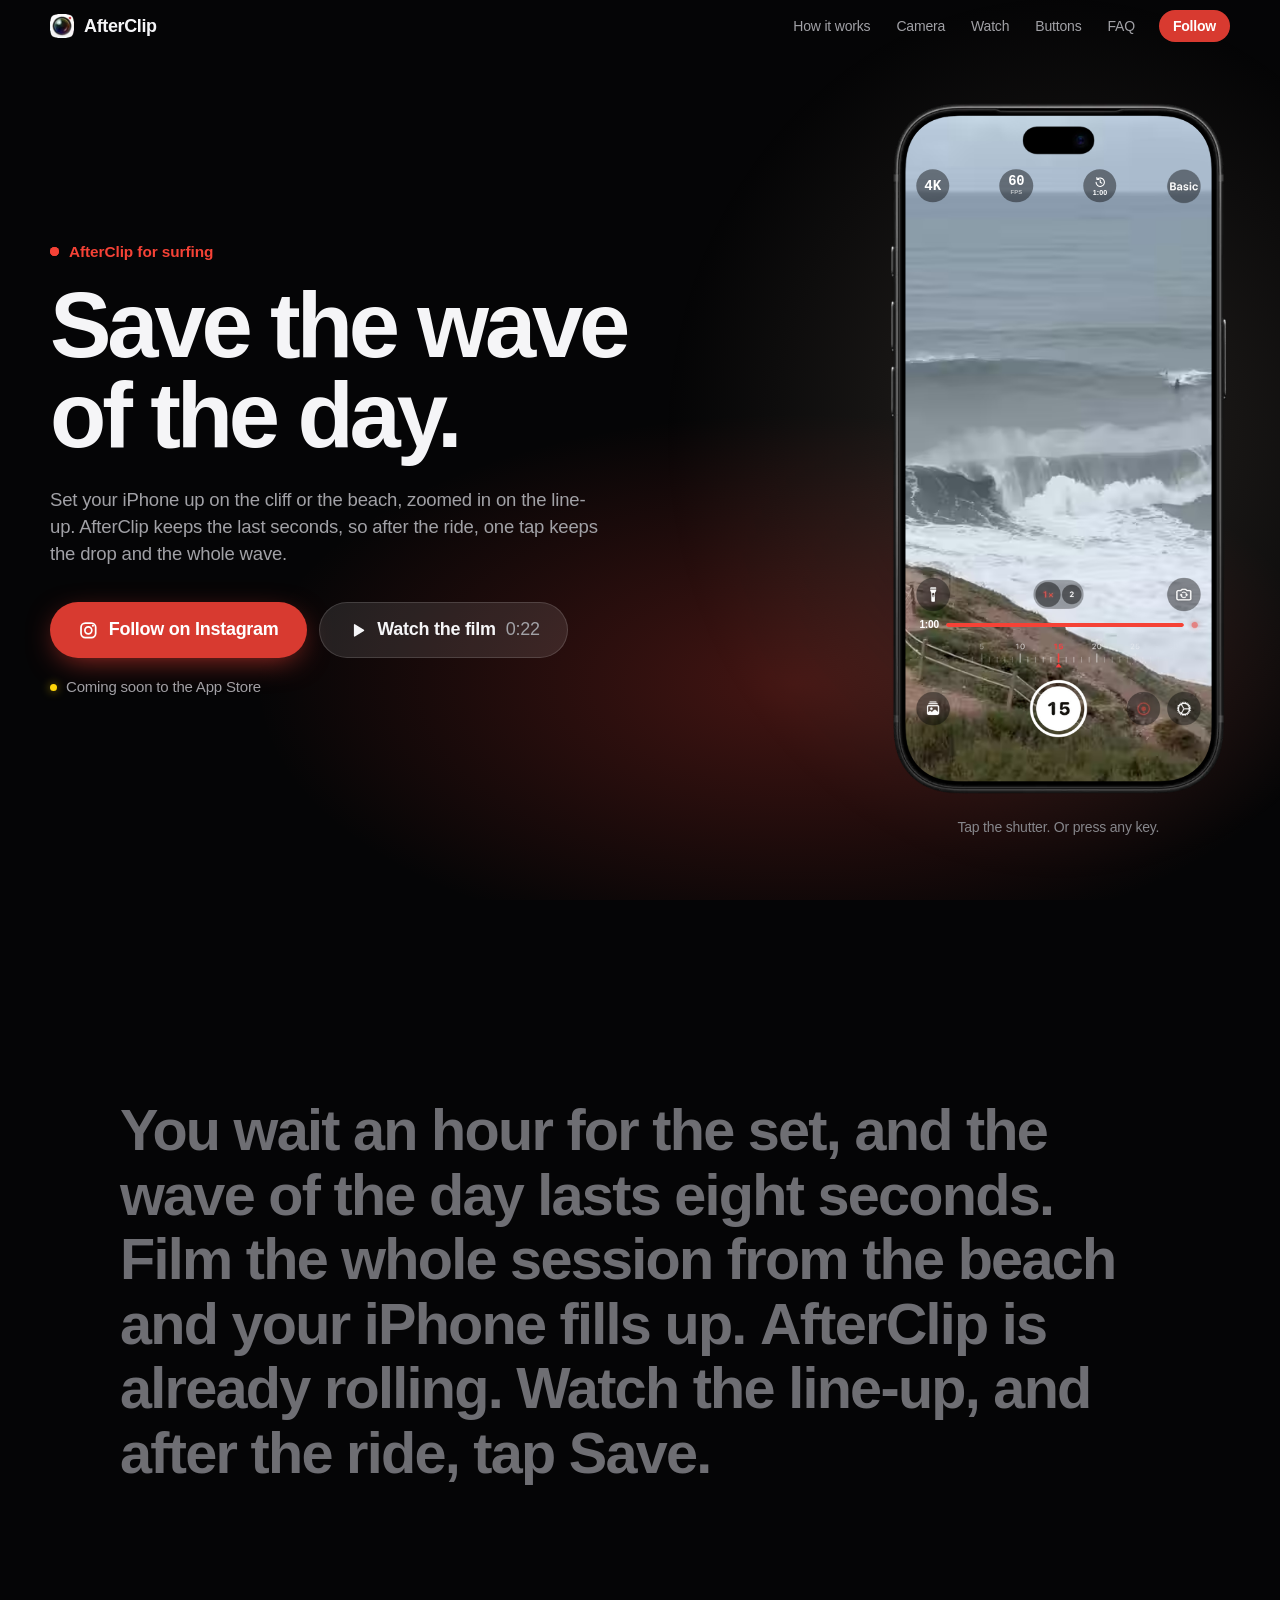
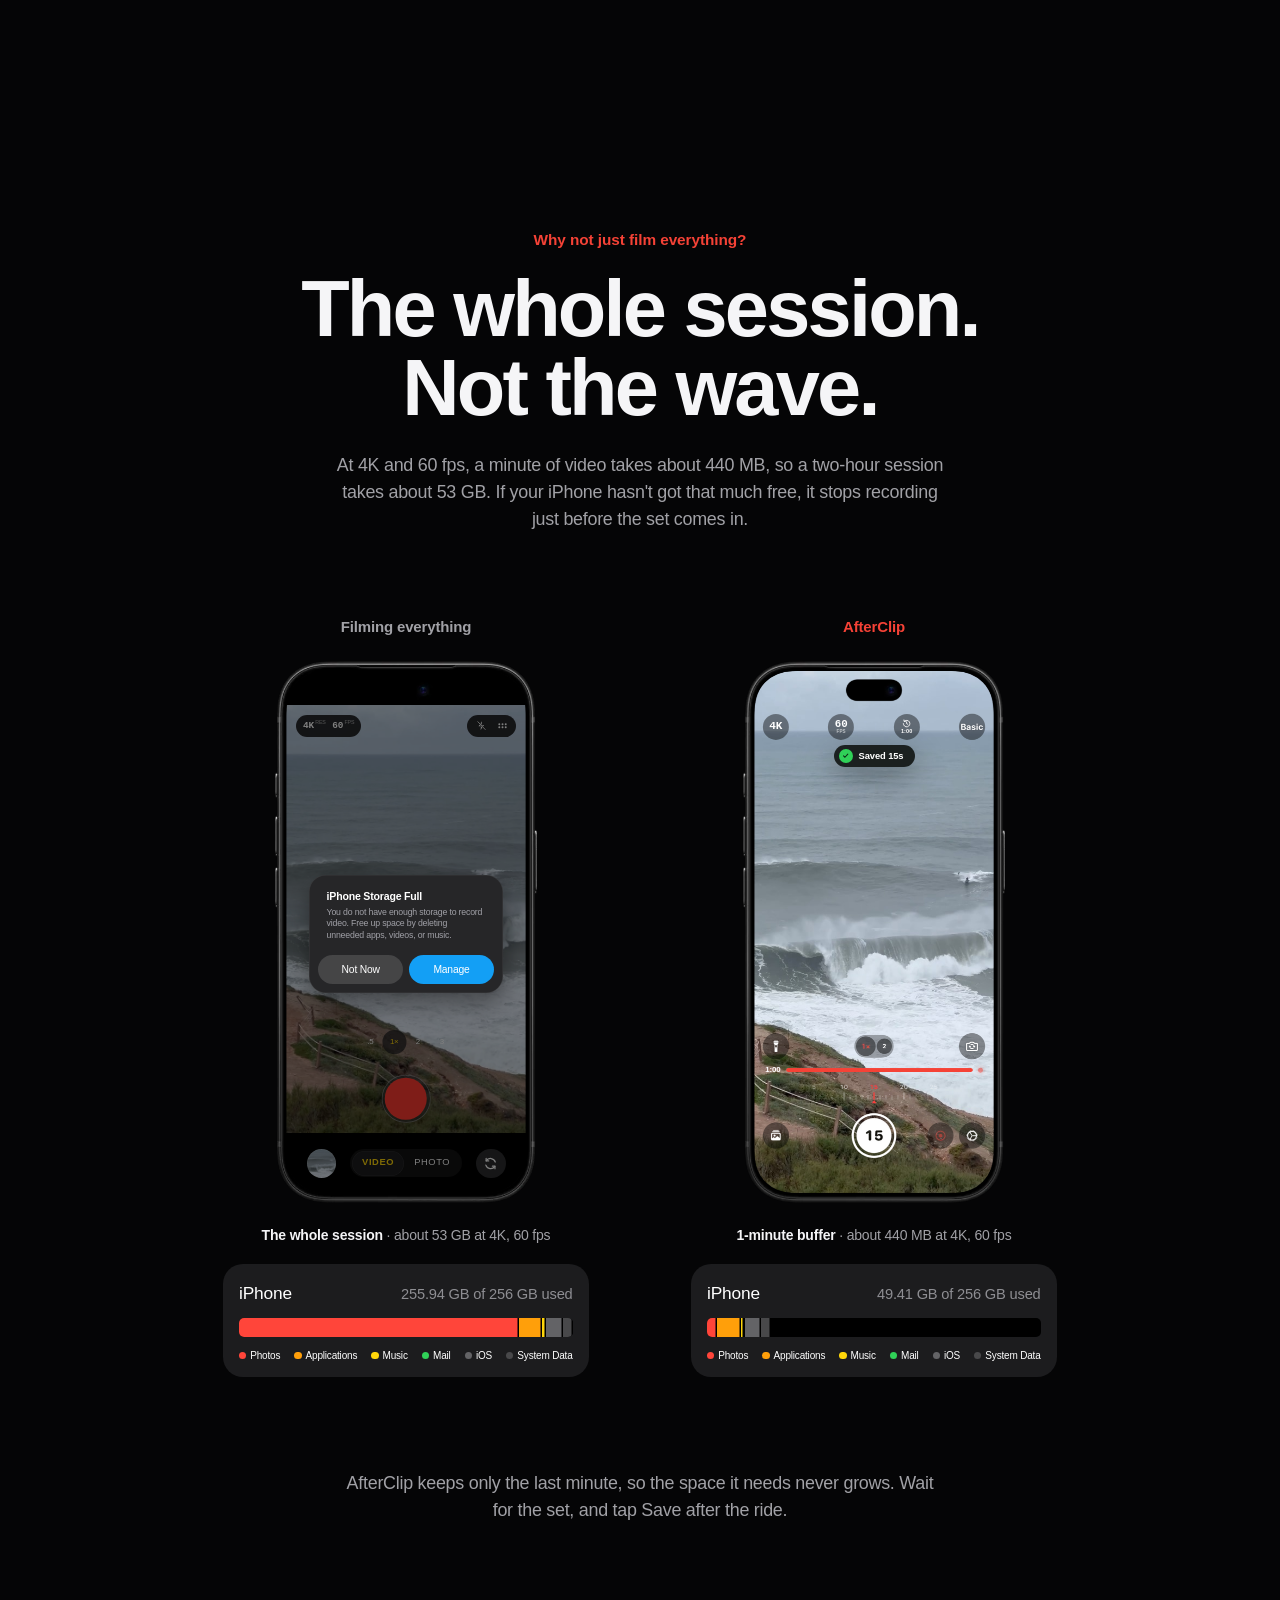
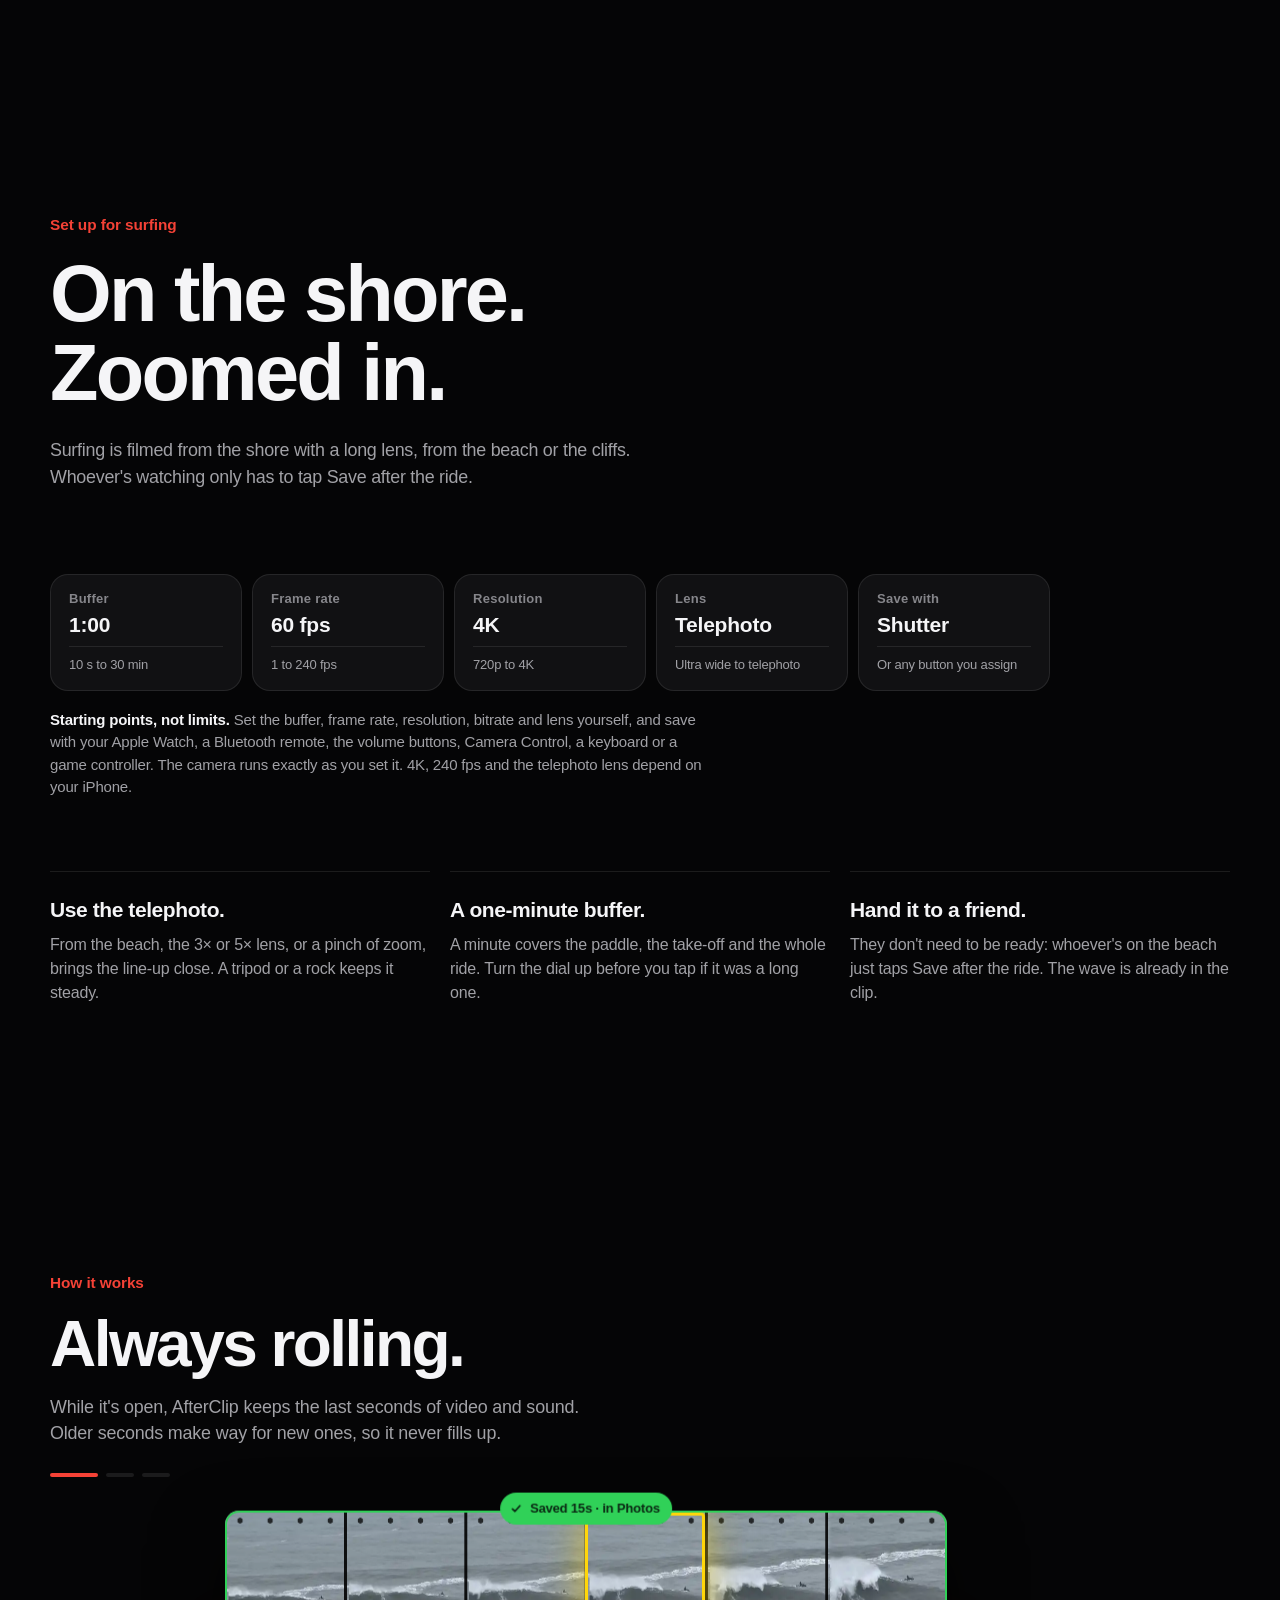
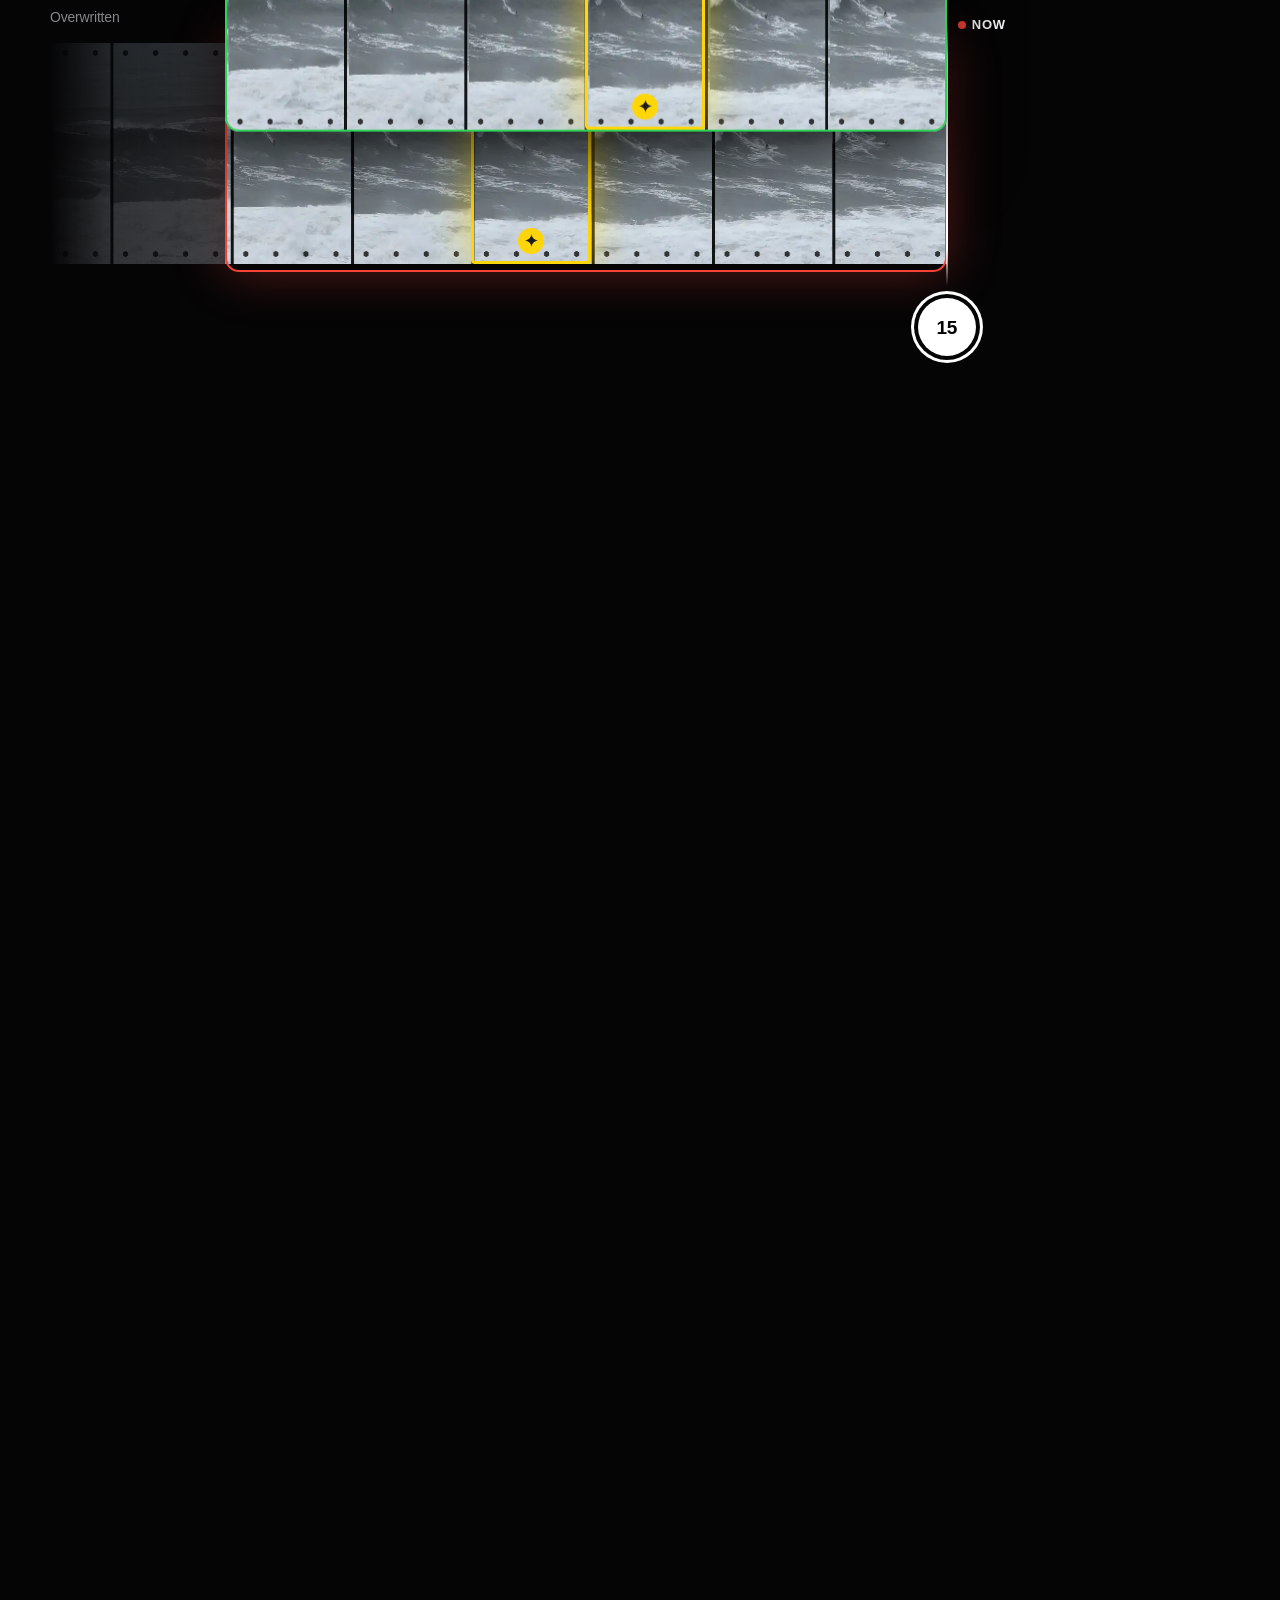
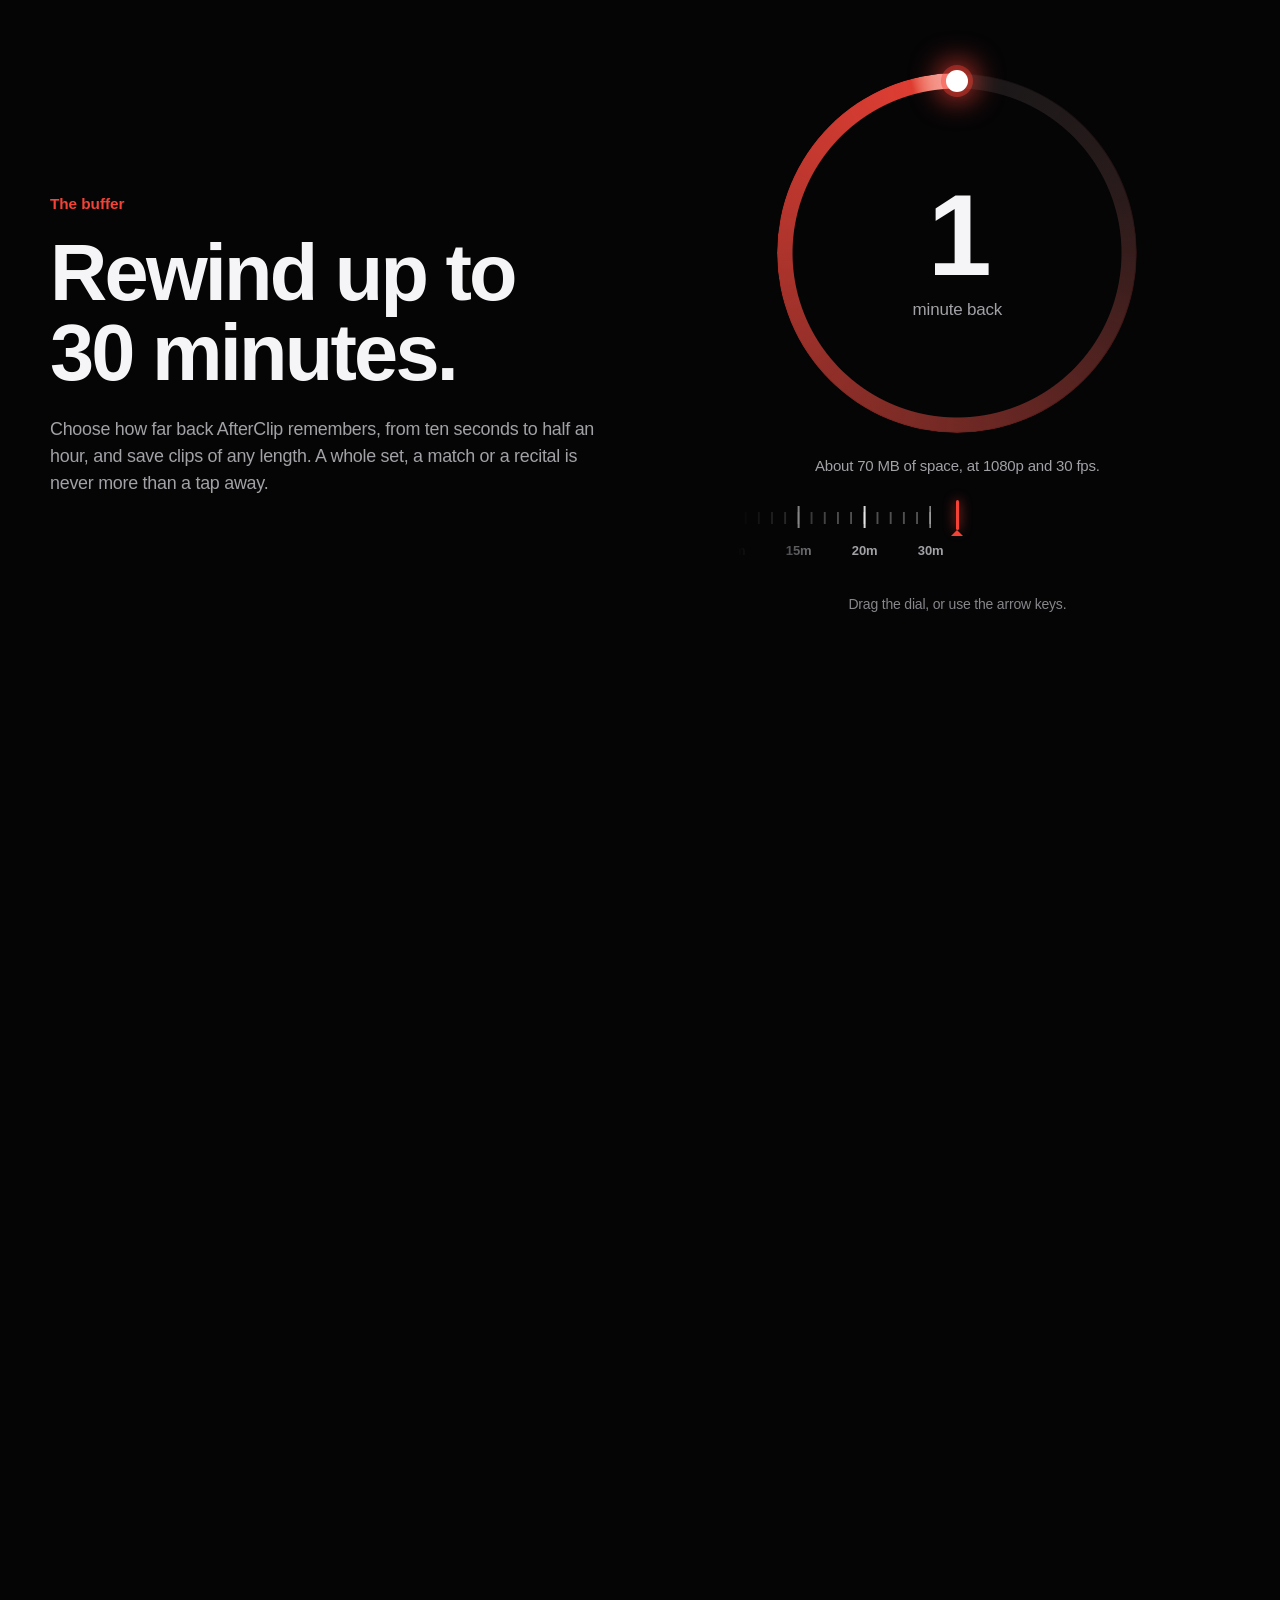
<file: surfing/index.html>
<!doctype html>
<html lang="en">
<head>
  <meta charset="utf-8">
  <meta name="viewport" content="width=device-width, initial-scale=1, viewport-fit=cover">
  <title>AfterClip for surfing: save the wave after the ride</title>
  <meta name="description" content="Film surfing from the shore on iPhone without filling it up. AfterClip keeps the last seconds, so after the ride someone taps Save and the whole wave is in the clip, drop and all.">
  <meta name="theme-color" content="#050506">
  <meta name="color-scheme" content="dark">
  <meta name="robots" content="index, follow, max-image-preview:large">
  <!-- Google Search Console owns the site through this; keep it, or it stops. -->
  <meta name="google-site-verification" content="yiXoZvbWytEb5aJO4Kf4C_b6ZOg4UcNelSuk_G61BUY">
  <link rel="canonical" href="https://stratomediagroupltd.github.io/afterclip/surfing/">
  <link rel="icon" href="../assets/img/icon-32.png" sizes="32x32">
  <link rel="icon" href="../assets/img/icon-64.png" sizes="64x64">
  <link rel="apple-touch-icon" href="../assets/img/icon-180.png">
  <!-- Smart App Banner on iPhone: put the app's Apple ID here once it has one. -->
  <!-- <meta name="apple-itunes-app" content="app-id={{APP_ID}}"> -->
  <meta property="og:type" content="website">
  <meta property="og:site_name" content="AfterClip">
  <meta property="og:title" content="AfterClip for surfing: save the wave after the ride">
  <meta property="og:description" content="Film surfing from the shore on iPhone without filling it up. AfterClip keeps the last seconds, so after the ride someone taps Save and the whole wave is in the clip, drop and all.">
  <!-- Link previews need absolute URLs: https://stratomediagroupltd.github.io/afterclip/ is where the site lives,
       e.g. https://yourname.github.io/afterclip/ -->
  <meta property="og:url" content="https://stratomediagroupltd.github.io/afterclip/surfing/">
  <meta property="og:image" content="https://stratomediagroupltd.github.io/afterclip/assets/img/og.jpg">
  <meta property="og:image:width" content="1200">
  <meta property="og:image:height" content="630">
  <meta name="twitter:card" content="summary_large_image">
  <meta name="twitter:title" content="AfterClip for surfing: save the wave after the ride">
  <meta name="twitter:description" content="Film surfing from the shore on iPhone without filling it up. AfterClip keeps the last seconds, so after the ride someone taps Save and the whole wave is in the clip, drop and all.">
  <meta name="twitter:image" content="https://stratomediagroupltd.github.io/afterclip/assets/img/og.jpg">
  <link rel="preload" as="image" type="image/webp" fetchpriority="high"
        imagesrcset="../assets/img/frame-iphone-480.webp 480w, ../assets/img/frame-iphone-600.webp 600w, ../assets/img/frame-iphone.webp 978w" imagesizes="(max-width: 599px) 62vw, (max-width: 899px) 40vw, 400px">
  <!-- The screen's UI downloads early too: without it, PageSpeed's phone paints the frame later. -->
  <link rel="preload" as="image" type="image/webp"
        imagesrcset="../assets/img/hud-match-480.webp 480w, ../assets/img/hud-match-600.webp 600w, ../assets/img/hud-match.webp 880w" imagesizes="(max-width: 599px) 62vw, (max-width: 899px) 40vw, 400px">
  <script>
    // Motion and reveals switch on only once the site script is known to run;
    // if it never arrives, everything shows as plain, finished content.
    const root = document.documentElement;
    root.classList.add("js");
    // A jump to a section (a link to #faq, or arriving with one) lays every
    // section out first: until they come near, those below the fold only
    // guess their height, and the jump would land off by the difference.
    const layOutAll = () => root.classList.add("is-whole");
    if (location.hash) {
      layOutAll();
      // Firefox goes to the section before the last styles are in, and the
      // page they shorten leaves it elsewhere: once they are, it goes again,
      // unless the visitor has started moving around by then.
      let moved = false;
      const VISITOR_INPUT = ["wheel", "touchstart", "keydown", "pointerdown"];
      const noteMoved = () => { moved = true; };
      VISITOR_INPUT.forEach((type) => addEventListener(type, noteMoved, { once: true, passive: true }));
      const goAgain = () => {
        VISITOR_INPUT.forEach((type) => removeEventListener(type, noteMoved));
        const target = document.getElementById(decodeURIComponent(location.hash.slice(1)));
        if (target && !moved) target.scrollIntoView({ behavior: "instant" });
      };
      // The styles that load without holding up the first paint can arrive
      // after the page has: wait for them (for up to about three seconds).
      const STYLE_WAIT_FRAMES = 180;
      const whenStyled = (frames) => {
        const late = document.querySelector('link[href$="features.css"]');
        if (!late || late.sheet || frames === 0) goAgain();
        else requestAnimationFrame(() => whenStyled(frames - 1));
      };
      addEventListener("load", () => whenStyled(STYLE_WAIT_FRAMES), { once: true });
    }
    addEventListener("hashchange", layOutAll);
    addEventListener("click", (event) => {
      const link = event.target.closest?.("a[href*='#']");
      if (link && link.hash && link.pathname === location.pathname) layOutAll();
    }, { capture: true });
    // The page's height unit (--vh, in the CSS): a hundredth of the screen's
    // height. On a phone or tablet it changes only on a real resize, such as
    // a rotation. A browser's toolbar sliding in or out while you scroll
    // leaves it alone, or the page would relayout under your finger. When it
    // does change, the part of the page you're reading stays where it is.
    const TOOLBAR_PX = 160;
    const touch = matchMedia("(pointer: coarse)");
    const stage = { width: 0, height: 0 };
    // What you're reading: inside the pinned tape, how far through it you are;
    // anywhere else, the first heading, paragraph or picture on the screen.
    const readingPlace = () => {
      if (scrollY === 0) return null;
      const scene = [...document.querySelectorAll(".how")].find((element) => {
        const box = element.getBoundingClientRect();
        return box.top <= 0 && box.bottom > 0;
      });
      if (scene) {
        const box = scene.getBoundingClientRect();
        return { part: scene, share: -box.top / box.height };
      }
      const part = [...document.querySelectorAll("main :is(h1, h2, h3, p, li, figure), footer")].find((element) => {
        const box = element.getBoundingClientRect();
        return box.height > 0 && box.top >= 0; // Hidden ones measure 0 × 0 at the top.
      });
      return part ? { part, top: part.getBoundingClientRect().top } : null;
    };
    // Noted when scrolling stops, so a resize can put it back from before the
    // text re-wrapped to the new width.
    let place = null;
    let noteTimer = 0;
    addEventListener("scroll", () => {
      clearTimeout(noteTimer);
      place = undefined; // Still scrolling: a resize now measures the place afresh.
      noteTimer = setTimeout(() => { place = readingPlace(); }, 150);
    }, { passive: true });
    const setStage = () => {
      const { innerWidth: width, innerHeight: height } = window;
      if (width === stage.width && (height === stage.height || (touch.matches && Math.abs(height - stage.height) < TOOLBAR_PX))) return;
      if (place === undefined) place = readingPlace();
      stage.width = width;
      stage.height = height;
      root.style.setProperty("--vh", `${height / 100}px`);
      root.classList.toggle("is-tall", height >= 820);
      if (!place || !place.part.isConnected) return;
      const box = place.part.getBoundingClientRect();
      const moved = "share" in place ? box.top + place.share * box.height : box.top - place.top;
      scrollBy({ top: moved, behavior: "instant" });
    };
    setStage();
    addEventListener("resize", setStage);
    const plain = () => { if (!window.__afterclip) root.classList.remove("js"); };
    // None of the script is needed to draw the page, so it loads after the
    // page has (or after 2.5 s on a slow connection, whichever comes first).
    let started = false;
    // Visits are counted by Cloudflare Web Analytics: no cookies, nothing kept
    // on the device. It stays off until its token replaces the placeholder,
    // and on a copy of the site served from this computer.
    const countVisit = () => {
      const token = "fb46847f3f8a47828e1d68c609162889";
      if (token.startsWith("{") || ["localhost", "127.0.0.1"].includes(location.hostname)) return;
      const beacon = document.createElement("script");
      beacon.defer = true;
      beacon.src = "https://static.cloudflareinsights.com/beacon.min.js";
      beacon.dataset.cfBeacon = JSON.stringify({ token });
      document.head.append(beacon);
    };
    const start = () => {
      if (started) return;
      started = true;
      import("../assets/js/main.js").catch(plain);
      countVisit();
    };
    addEventListener("load", start, { once: true });
    setTimeout(start, 2500);
    setTimeout(plain, 8000);
  </script>
  <style>
@property --accent {
syntax: "<color>";
inherits: true;
initial-value: #f54236;
}
:root {
--accent: #f54236;
--on-accent: #fff;
--accent-ink: var(--accent);
--bg: #050506;
--surface: #111113;
--surface-2: #1c1c1f;
--line: rgb(255 255 255 / 0.09);
--text: #f5f5f7;
--muted: #a1a1a6;
--faint: #86868b;
--green: #30d158;
--yellow: #ffd60a;
--glass: rgb(16 16 18 / 0.68);
--font: -apple-system, BlinkMacSystemFont, "SF Pro Display", "SF Pro Text", "Inter", "Segoe UI", Roboto, "Helvetica Neue", Arial, sans-serif;
--font-round: ui-rounded, "SF Pro Rounded", -apple-system, BlinkMacSystemFont, "Segoe UI", sans-serif;
--font-mono: ui-monospace, "SF Mono", "SFMono-Regular", Menlo, Consolas, monospace;
--ease: cubic-bezier(0.16, 1, 0.3, 1);
--ease-in-out: cubic-bezier(0.65, 0, 0.35, 1);
--spring: linear(0, 0.006, 0.025 2.8%, 0.101 6.1%, 0.539 18.9%, 0.721 25.3%, 0.849 31.5%, 0.937 38.1%, 0.968 41.8%, 0.991 45.7%, 1.006 50.1%, 1.015 55%, 1.017 63.9%, 1.001 85.8%, 1);
--wrap: min(1180px, 100% - 48px);
--nav-h: 52px;
color-scheme: dark;
transition: --accent 0.6s var(--ease);
}
*, *::before, *::after { box-sizing: border-box; }
html { -webkit-text-size-adjust: 100%; text-size-adjust: 100%; }
@media (prefers-reduced-motion: no-preference) {
html { scroll-behavior: smooth; }
}
body {
margin: 0;
background: var(--bg);
color: var(--text);
font: 400 17px/1.5 var(--font);
letter-spacing: -0.011em;
-webkit-font-smoothing: antialiased;
-moz-osx-font-smoothing: grayscale;
text-rendering: optimizeLegibility;
overflow-x: clip;
}
img, video, canvas, svg { display: block; max-width: 100%; }
img, video { height: auto; }
button { font: inherit; color: inherit; background: none; border: 0; padding: 0; cursor: pointer; }
a { color: inherit; }
h1, h2, h3, p, ul, ol, dl, dd, figure { margin: 0; }
ul, ol { padding: 0; list-style: none; }
::selection { background: color-mix(in srgb, var(--accent) 45%, transparent); }
:focus-visible { outline: 3px solid color-mix(in srgb, var(--accent) 80%, white); outline-offset: 3px; border-radius: 8px; }
.visually-hidden {
position: absolute !important; width: 1px; height: 1px; padding: 0; margin: -1px;
overflow: hidden; clip: rect(0 0 0 0); white-space: nowrap; border: 0;
}
.sprite { position: absolute; width: 0; height: 0; overflow: hidden; }
.ico { width: 1.15em; height: 1.15em; flex: none; fill: currentColor; }
.wrap { width: var(--wrap); margin-inline: auto; }
.iphone, .awatch, .watches, .hero__device, .specs__device, .duel, .storage, .tape, .ring, .dial,
.merge, .devices, .keycap, .btn, .nav, .dock, .toast, .flyclip, .film__inner, .finale__icon, .privacy__lock, .zeros dd {
-webkit-user-select: none; user-select: none;
-webkit-touch-callout: none;
}
img { -webkit-user-drag: none; }
.skip {
position: fixed; left: 16px; top: -60px; z-index: 100;
padding: 10px 16px; border-radius: 12px; background: var(--text); color: var(--bg);
font-weight: 600; text-decoration: none; transition: top 0.2s;
}
.skip:focus { top: 12px; }
.eyebrow {
display: inline-flex; align-items: center; gap: 10px;
margin-bottom: 18px;
color: var(--accent-ink);
font-size: clamp(15px, 1.2vw, 18px); font-weight: 600; letter-spacing: -0.005em;
}
.title {
font-size: clamp(40px, 6.2vw, 92px);
font-weight: 700; line-height: 1.0; letter-spacing: -0.035em;
text-wrap: balance;
}
.title--center { text-align: center; }
.body {
max-width: 34em;
margin-top: 24px;
color: var(--muted);
font-size: clamp(17px, 1.4vw, 21px); line-height: 1.5; letter-spacing: -0.015em;
text-wrap: pretty;
}
.body strong { color: var(--text); font-weight: 600; }
.body a { color: var(--text); text-underline-offset: 3px; }
.body--center { margin-inline: auto; text-align: center; }
.hint { color: var(--faint); font-size: 14px; }
.rec-dot { position: relative; width: 9px; height: 9px; border-radius: 50%; background: var(--accent); }
.rec-dot::after {
content: ""; position: absolute; inset: 0; border-radius: 50%;
background: var(--accent);
}
.is-live .rec-dot::after { animation: rec 1.6s ease-out infinite; }
@keyframes rec {
from { transform: scale(1); opacity: 0.6; }
70%, to { transform: scale(3); opacity: 0; }
}
.btn {
--btn-bg: color-mix(in srgb, var(--accent) 88%, #000);
position: relative;
display: inline-flex; align-items: center; justify-content: center; gap: 10px;
height: 48px; padding: 0 24px;
border-radius: 999px;
background: var(--btn-bg);
color: var(--on-accent);
font-size: 17px; font-weight: 600; letter-spacing: -0.015em;
text-decoration: none; white-space: nowrap;
box-shadow: 0 8px 30px -8px color-mix(in srgb, var(--accent) 70%, transparent);
transition: transform 0.5s var(--spring), box-shadow 0.3s, background-color 0.3s;
}
.btn:hover { transform: translateY(-1px) scale(1.02); box-shadow: 0 14px 40px -8px color-mix(in srgb, var(--accent) 80%, transparent); }
.btn:active { transform: scale(0.97); transition-duration: 0.12s; }
.btn--sm { height: 32px; padding: 0 14px; font-size: 14px; box-shadow: none; }
.btn--lg { height: 56px; padding: 0 28px; font-size: 18px; }
.btn--ghost {
--btn-bg: rgb(255 255 255 / 0.1);
color: var(--text);
box-shadow: inset 0 0 0 1px rgb(255 255 255 / 0.14);
}
.btn--ghost:hover { --btn-bg: rgb(255 255 255 / 0.16); box-shadow: inset 0 0 0 1px rgb(255 255 255 / 0.22); }
.btn__meta { color: var(--muted); font-weight: 500; font-variant-numeric: tabular-nums; }
.arrow-link {
display: inline-flex; align-items: center; gap: 4px;
color: var(--accent-ink); font-weight: 600; text-decoration: none;
}
.arrow-link .ico { transition: transform 0.4s var(--spring); }
.arrow-link:hover .ico { transform: translateX(4px); }
.nav {
position: fixed; inset: 0 0 auto; z-index: 50;
height: var(--nav-h);
transition: background-color 0.4s, box-shadow 0.4s;
}
.nav.is-scrolled {
background: var(--glass);
-webkit-backdrop-filter: saturate(160%) blur(16px); backdrop-filter: saturate(160%) blur(16px);
box-shadow: 0 1px 0 var(--line);
}
.nav__inner {
width: var(--wrap); height: 100%; margin-inline: auto;
display: flex; align-items: center; gap: 24px;
}
.nav__brand {
display: inline-flex; align-items: center; gap: 10px; margin-right: auto;
font-size: 18px; font-weight: 650; letter-spacing: -0.02em; text-decoration: none;
}
.nav__brand img { border-radius: 6px; }
.nav__links { display: flex; gap: 26px; }
.nav__links a {
position: relative;
color: var(--muted); font-size: 14px; text-decoration: none;
transition: color 0.25s;
}
.nav__links a:hover, .nav__links a[aria-current="true"] { color: var(--text); }
.nav__links a[aria-current="true"]::after {
content: ""; position: absolute; left: 0; right: 0; bottom: -6px; height: 2px; border-radius: 2px;
background: var(--accent);
}
@media (max-width: 760px) {
.nav__links { display: none; }
}
.js [data-reveal] {
opacity: 0;
transform: translate3d(0, 28px, 0);
transition: opacity 0.9s var(--ease) var(--d, 0ms), transform 1.1s var(--ease) var(--d, 0ms);
}
.js [data-reveal].is-in { opacity: 1; transform: none; }
.js [data-wipe] .line { display: block; overflow: clip; padding-bottom: 0.1em; margin-bottom: -0.1em; }
.js [data-wipe] .line > span {
display: block;
transform: translate3d(0, 108%, 0);
transition: transform 1.15s var(--ease) calc(var(--i, 0) * 90ms);
}
.js [data-wipe].is-in .line > span { transform: none; }
.is-live .float { animation: float 7s ease-in-out infinite alternate; }
.is-live .float--slow { animation-duration: 9s; animation-delay: -3s; }
.float.is-away { animation-play-state: paused; }
@keyframes float {
from { transform: translate3d(0, -7px, 0); }
to { transform: translate3d(0, 7px, 0); }
}
.toast {
display: inline-flex; align-items: center; gap: 0.62em;
padding: 0.5em 1.15em 0.5em 0.62em;
border-radius: 999px;
background: rgb(18 22 20 / 0.92);
color: #fff;
font-weight: 600; letter-spacing: -0.01em; white-space: nowrap;
box-shadow: 0 10px 30px rgb(0 0 0 / 0.35);
}
.toast__check {
display: grid; place-items: center;
width: 1.5em; height: 1.5em; border-radius: 50%;
background: var(--green); color: #0b2a14;
}
.toast__check .ico { width: 1em; height: 1em; }
.toast__meta { color: rgb(255 255 255 / 0.55); font-weight: 500; }
.global-toasts {
position: fixed; left: 50%; top: calc(var(--nav-h) + 14px); z-index: 60;
display: grid; justify-items: center; gap: 8px;
transform: translateX(-50%);
font-size: 15px;
pointer-events: none;
}
html:not(.js) [data-film-open] { display: none; }
.film {
width: 100vw; height: 100vh; height: 100dvh; max-width: none; max-height: none;
margin: 0; padding: 0; border: 0;
background: transparent; color: #fff;
}
.film[open] { display: grid; place-items: center; }
.film::backdrop { background: rgb(0 0 0 / 0.86); -webkit-backdrop-filter: blur(14px); backdrop-filter: blur(14px); }
.film__inner {
position: relative;
height: min(88dvh, 960px); aspect-ratio: 9 / 16; max-width: 92vw;
animation: film-in 0.6s var(--ease);
}
.film__video { width: 100%; height: 100%; border-radius: 26px; background: #000; object-fit: cover; }
.film__close {
position: absolute; top: 0; left: calc(100% + 14px);
display: grid; place-items: center;
width: 44px; height: 44px; border-radius: 50%;
background: rgb(255 255 255 / 0.14);
transition: background-color 0.2s;
}
.film__close:hover { background: rgb(255 255 255 / 0.24); }
@media (max-width: 640px) {
.film__close { left: auto; right: 10px; top: 10px; background: rgb(0 0 0 / 0.5); }
}
@keyframes film-in {
from { opacity: 0; transform: translateY(24px) scale(0.96); }
}
.footer {
position: relative;
padding: 40px 0 calc(40px + env(safe-area-inset-bottom));
border-top: 1px solid var(--line);
color: var(--faint);
font-size: 13px;
}
.footer__inner { display: grid; grid-template-columns: auto 1fr; gap: 14px 32px; align-items: center; }
.footer__brand { display: inline-flex; align-items: center; gap: 8px; color: var(--text); font-weight: 600; font-size: 15px; }
.footer__brand img { border-radius: 5px; }
.footer nav { display: flex; flex-wrap: wrap; gap: 8px 24px; justify-content: end; }
.footer nav a { text-decoration: none; transition: color 0.2s; }
.footer nav a:hover, .footer nav a[aria-current="page"] { color: var(--text); }
.footer__legal { grid-column: 1 / -1; max-width: 70em; }
@media (max-width: 640px) {
.footer__inner { grid-template-columns: 1fr; }
.footer nav { justify-content: start; }
}
@media (prefers-reduced-motion: reduce) {
*, *::before, *::after {
animation-duration: 0.01ms !important;
animation-iteration-count: 1 !important;
transition-duration: 0.01ms !important;
}
.js [data-reveal], .js [data-wipe] .line > span { transform: none; }
}
  </style>
  <style>
.section { position: relative; padding: clamp(110px, var(--vh, 1vh) * 16, 190px) 0; scroll-margin-top: var(--nav-h); }
.section__head { margin-bottom: clamp(48px, 7vw, 84px); }
.section__head--center { text-align: center; }
.section__head--center .body { margin-inline: auto; }
.split {
display: grid; grid-template-columns: minmax(0, 1fr) minmax(0, 1fr);
align-items: center; gap: clamp(40px, 7vw, 110px);
}
.split--flip .split__copy { order: 2; }
@media (max-width: 900px) {
.split { grid-template-columns: minmax(0, 1fr); }
.split--flip .split__copy { order: 0; }
}
.ticks { display: grid; gap: 12px; margin-top: 30px; }
.ticks li { display: flex; gap: 12px; align-items: baseline; font-size: 17px; }
.ticks li::before {
content: ""; flex: none; width: 7px; height: 7px; border-radius: 50%; translate: 0 -2px;
background: var(--accent); box-shadow: 0 0 10px var(--accent);
}
.iphone {
--pw: 300px;
position: relative;
width: var(--pw); aspect-ratio: 978 / 2000;
flex: none;
}
.iphone__screen {
position: absolute; left: 5.317%; top: 2.5%; width: 89.366%; height: 95%;
overflow: hidden; border-radius: 16% / 7.37%;
background: #000;
container-type: inline-size;
}
.iphone__screen > picture, .iphone__screen > picture img, .iphone__video {
position: absolute; inset: 0; width: 100%; height: 100%; object-fit: cover;
}
.iphone__frame, .iphone__frame img { position: absolute; inset: 0; width: 100%; height: 100%; pointer-events: none; }
.awatch { position: relative; width: var(--ww, 300px); aspect-ratio: 560 / 880; flex: none; }
.awatch__screen {
position: absolute; left: 12.857%; top: 21.818%; width: 74.286%; height: 56.364%;
overflow: hidden; border-radius: 24% / 20.2%;
background: #000;
container-type: inline-size;
}
.awatch__screen picture, .awatch__screen picture img { position: absolute; inset: 0; width: 100%; height: 100%; }
.awatch__frame, .awatch__frame img { position: absolute; inset: 0; width: 100%; height: 100%; pointer-events: none; }
.hero { position: relative; }
.hero__stage {
position: relative;
min-height: calc(var(--vh, 1vh) * 100);
display: grid; grid-template-columns: minmax(0, 1fr) auto; align-items: center;
gap: clamp(32px, 6vw, 110px);
padding: calc(var(--nav-h) + 24px) max(24px, (100% - 1180px) / 2) 40px;
overflow: clip;
}
.hero__stage::after {
content: ""; position: absolute; inset: 0; z-index: -1;
background: radial-gradient(42% 30% at 62% 76%, color-mix(in srgb, var(--accent) 26%, transparent), transparent);
pointer-events: none;
}
.hero__copy { position: relative; z-index: 2; }
.hero__title {
font-size: clamp(50px, 7.2vw, 116px);
font-weight: 700; line-height: 0.98; letter-spacing: -0.045em;
}
.hero__title .line { display: block; overflow: clip; padding-bottom: 0.08em; margin-bottom: -0.08em; }
.hero__title .line > span { display: block; }
.hero__lede { max-width: 30em; margin-top: 26px; color: var(--muted); font-size: clamp(17px, 1.45vw, 22px); line-height: 1.45; text-wrap: pretty; }
.hero__ctas { display: flex; flex-wrap: wrap; gap: 12px; margin-top: 34px; }
.hero__soon { display: inline-flex; align-items: center; gap: 9px; margin-top: 18px; color: var(--muted); font-size: 15px; font-weight: 500; }
.hero__soon-dot { width: 7px; height: 7px; border-radius: 50%; background: var(--yellow); box-shadow: 0 0 10px color-mix(in srgb, var(--yellow) 60%, transparent); }
.hero__device { position: relative; display: grid; justify-items: center; gap: 18px; z-index: 1; }
.hero__device .iphone { --pw: calc(min(var(--vh, 1vh) * 78, 800px) * 0.489); }
.hero__device::before {
content: ""; position: absolute; left: 50%; top: 46%; z-index: -1;
width: 230%; height: 120%;
transform: translate(-50%, -50%);
background: radial-gradient(closest-side, rgb(214 192 168 / 0.16), transparent);
pointer-events: none;
}
.hero__hint { color: var(--faint); font-size: 14px; }
@keyframes hero-rise { from { transform: translate3d(0, 106%, 0); } }
.js .hero__title .line > span { animation: hero-rise 0.9s var(--ease) both; }
.js .hero__title .line:nth-child(2) > span { animation-delay: 0.07s; }
@media (max-width: 899px) {
.hero__stage {
grid-template-columns: 1fr; grid-template-rows: auto auto;
align-content: start; justify-items: center; gap: 30px;
padding-top: calc(var(--nav-h) + 18px); padding-bottom: 18px;
text-align: center;
}
.hero__copy .eyebrow { margin-bottom: 12px; }
.hero__title { font-size: clamp(42px, 11.5vw, 72px); }
.hero__lede { display: none; }
.hero__ctas { justify-content: center; margin-top: 20px; }
.hero__ctas .btn--lg { height: 48px; padding: 0 20px; font-size: 16px; }
.hero__soon { margin-top: 12px; font-size: 14px; }
.hero__device .iphone { --pw: min(calc(min(var(--vh, 1vh) * 62, 620px) * 0.489), 70vw); }
.hero__hint { display: none; }
}
@media (max-width: 899px) {
.is-tall .hero__lede { display: block; margin-inline: auto; margin-top: 16px; font-size: 17px; }
}
.iphone__hud { pointer-events: none; }
.toasts {
position: absolute; left: 0; right: 0; top: 14.2%; z-index: 3;
display: grid; justify-items: center; gap: 1.6cqi;
font-size: 3.9cqi;
pointer-events: none;
}
.toasts .toast { padding: 1.6cqi 4.6cqi 1.6cqi 2.2cqi; gap: 2.3cqi; }
.shutter-hit, .shutter-ring {
position: absolute; left: 50%; top: 89%; z-index: 4;
width: 19.5%; aspect-ratio: 1;
border-radius: 50%;
transform: translate(-50%, -50%);
}
.shutter-hit { -webkit-tap-highlight-color: transparent; }
.shutter-hit:active { background: rgb(0 0 0 / 0.12); }
.shutter-ring { pointer-events: none; box-shadow: 0 0 0 0.9cqi var(--accent), 0 0 6cqi var(--accent); opacity: 0; }
.flyclip {
position: absolute; z-index: 5;
width: 112px; padding: 6px 6px 10px;
border-radius: 16px;
background: rgb(28 28 30 / 0.96);
box-shadow: 0 24px 60px rgb(0 0 0 / 0.5), inset 0 0 0 1px rgb(255 255 255 / 0.1);
pointer-events: none;
}
.flyclip video { width: 100%; aspect-ratio: 9 / 16; border-radius: 11px; object-fit: cover; background: #000; }
.flyclip p { margin-top: 8px; color: #fff; font-size: 12px; font-weight: 600; line-height: 1.25; text-align: center; }
.flyclip p span { display: block; color: rgb(255 255 255 / 0.55); font-weight: 500; }
.manifesto { padding: clamp(120px, var(--vh, 1vh) * 22, 240px) 0; }
.manifesto__text {
width: var(--wrap); max-width: 1040px; margin-inline: auto;
font-size: clamp(30px, 4.5vw, 66px); font-weight: 650; line-height: 1.12; letter-spacing: -0.03em;
text-wrap: pretty;
}
.manifesto__text strong { font-weight: 700; }
.js .manifesto__text .w { color: #6e6e73; transition: color 0.35s linear; }
.js .manifesto__text .w.is-lit { color: var(--text); }
.js .manifesto__text strong .w.is-lit { color: var(--accent); }
.how { position: relative; scroll-margin-top: 0; }
.js .how { height: calc(var(--vh, 1vh) * 220); }
.how__stage {
--gap: clamp(26px, var(--vh, 1vh) * 6, 70px);
display: flex; flex-direction: column; justify-content: center; gap: var(--gap);
padding: calc(var(--nav-h) + 30px) 0 50px;
overflow: clip;
}
.js .how__stage { position: sticky; top: 0; height: calc(var(--vh, 1vh) * 100); }
.how__head { position: relative; }
.how__steps { display: grid; gap: 28px; }
.js .how__steps { display: grid; grid-template-areas: "s"; gap: 0; }
.how__step h3 { font-size: clamp(36px, 5vw, 72px); font-weight: 700; line-height: 1.02; letter-spacing: -0.04em; }
.how__step p { max-width: 30em; margin-top: 16px; color: var(--muted); font-size: clamp(17px, 1.4vw, 21px); }
.js .how__step {
grid-area: s;
opacity: 0; transform: translateY(26px);
transition: opacity 0.6s var(--ease), transform 0.8s var(--ease);
pointer-events: none;
}
.js .how__step.is-on { opacity: 1; transform: none; pointer-events: auto; }
.how__dots { display: none; gap: 8px; margin-top: 26px; }
.js .how__dots { display: flex; }
.how__dots i { width: 28px; height: 4px; border-radius: 4px; background: var(--line); transition: background-color 0.4s, width 0.5s var(--ease); }
.how__dots i.is-on { width: 48px; background: var(--accent); }
.tape {
--fw: clamp(58px, 9.4vw, 132px);
--fh: calc(var(--fw) * 1.8333);
--win: 6;
--now: 0.76;
--top: 46px;
position: relative;
width: var(--wrap); margin-inline: auto;
height: calc(var(--fh) + var(--top) + 96px);
}
@media (max-width: 700px) { .tape { --win: 5; --now: 0.84; --top: 40px; } }
@supports (height: 100svh) {
.js .tape {
--fw: clamp(58px, min(9.4vw, (var(--vh, 1vh) * 100 - 533px) / 2.57), 132px);
margin-top: max(0px, var(--fh) * 0.4 + 78px - var(--top) - var(--gap));
}
}
.tape__rec {
position: absolute; left: 0; top: var(--top);
width: calc(100% * var(--now)); height: var(--fh);
overflow: hidden;
}
.tape__rec::after {
content: ""; position: absolute; left: 0; top: 0; bottom: 0; z-index: 2;
right: calc(var(--win) * var(--fw));
background: linear-gradient(90deg, var(--bg), rgb(5 5 6 / 0.78) 35%, rgb(5 5 6 / 0.7));
pointer-events: none;
}
.tape__film, .tape__clip-film {
background: url("../assets/img/strip.jpg") 0 0 / calc(var(--fw) * 26) 100% no-repeat;
background-image: image-set(url("../assets/img/strip.webp") type("image/webp"), url("../assets/img/strip.jpg") type("image/jpeg"));
}
.js .tape:not(.is-near) .tape__film, .js .tape:not(.is-near) .tape__clip-film { background-image: none; }
.tape__film {
position: absolute; left: 0; top: 0; height: 100%; width: calc(var(--fw) * 26);
will-change: transform;
}
.tape__film::before, .tape__clip-film::before {
content: ""; position: absolute; inset: 0;
background:
linear-gradient(90deg, rgb(0 0 0 / 0.9) 0 3px, transparent 3px) 0 0 / var(--fw) 100%,
radial-gradient(circle, rgb(0 0 0 / 0.75) 0 2.5px, transparent 3px) 0 4px / calc(var(--fw) / 4) 12px repeat-x,
radial-gradient(circle, rgb(0 0 0 / 0.75) 0 2.5px, transparent 3px) 0 calc(100% - 4px) / calc(var(--fw) / 4) 12px repeat-x;
}
.tape__clip-film::before {
background:
radial-gradient(circle, rgb(0 0 0 / 0.75) 0 2.5px, transparent 3px) 0 4px / calc(var(--fw) / 4) 12px repeat-x,
radial-gradient(circle, rgb(0 0 0 / 0.75) 0 2.5px, transparent 3px) 0 calc(100% - 4px) / calc(var(--fw) / 4) 12px repeat-x;
}
.tape__clip-film::after {
content: ""; position: absolute; top: 0; bottom: 0; z-index: 2;
left: calc(var(--fw) - 1.5px); right: calc(var(--fw) - 1.5px);
background: linear-gradient(90deg, rgb(0 0 0 / 0.9) 0 3px, transparent 3px) 0 0 / var(--fw) 100%;
}
.tape__moment {
position: absolute; top: 0; left: calc(var(--fw) * var(--km, 14)); z-index: 1;
width: var(--fw); height: 100%;
box-shadow: inset 0 0 0 3px var(--yellow), 0 0 40px color-mix(in srgb, var(--yellow) 60%, transparent);
border-radius: 4px;
container-type: inline-size;
}
.tape__moment b {
position: absolute; left: 50%; bottom: 10px; transform: translateX(-50%);
display: inline-flex; align-items: center; gap: 5px;
width: max-content;
padding: 3px 9px 3px 7px; border-radius: 999px;
background: var(--yellow); color: #1d1d1f;
font-size: 12px; font-weight: 700; line-height: 1; white-space: nowrap;
}
.tape__moment b .ico { width: 15px; height: 15px; }
@container (max-width: 127px) {
.tape__moment b { justify-content: center; width: 26px; height: 26px; padding: 0; border-radius: 50%; }
.tape__moment b span { display: none; }
}
.tape__window {
position: absolute; top: calc(var(--top) - 8px);
left: calc(100% * var(--now) - var(--win) * var(--fw));
width: calc(var(--win) * var(--fw)); height: calc(var(--fh) + 16px);
border-radius: 14px;
box-shadow: inset 0 0 0 2px var(--accent), 0 0 50px color-mix(in srgb, var(--accent) 35%, transparent);
pointer-events: none;
}
.tape__window span {
position: absolute; left: 2px; bottom: calc(100% + 10px);
color: var(--accent); font-size: 14px; font-weight: 600; white-space: nowrap;
}
.tape__over { position: absolute; left: 0; top: 10px; color: var(--faint); font-size: 14px; }
@media (max-width: 700px) { .tape__over { display: none; } }
.tape__now {
position: absolute; top: calc(var(--top) - 22px); left: calc(100% * var(--now));
width: 2px; height: calc(var(--fh) + 44px); margin-left: -1px;
background: linear-gradient(transparent, #fff 14%, #fff 86%, transparent);
}
.tape__now span {
position: absolute; left: 12px; top: -6px;
display: inline-flex; align-items: center; gap: 6px;
font-size: 13px; font-weight: 700; letter-spacing: 0.06em; text-transform: uppercase;
}
.tape__now i { width: 8px; height: 8px; border-radius: 50%; background: var(--accent); }
.is-live .tape__now i { animation: blink 1.2s steps(2, jump-none) infinite; }
@keyframes blink { 50% { opacity: 0.25; } }
.tape__shutter {
position: absolute; left: calc(100% * var(--now)); top: calc(var(--top) + var(--fh) + 34px);
display: grid; place-items: center;
width: 58px; height: 58px; border-radius: 50%;
transform: translateX(-50%);
background: #fff; color: #000;
box-shadow: 0 0 0 4px var(--bg), 0 0 0 7px #fff;
font: 800 19px/1 var(--font-round);
transition: transform 0.5s var(--spring), box-shadow 0.3s;
}
.tape__shutter.is-pressed { transform: translateX(-50%) scale(0.86); box-shadow: 0 0 0 4px var(--bg), 0 0 0 7px var(--accent), 0 0 40px var(--accent); }
.tape__clip {
position: absolute; top: var(--top); z-index: 2;
left: calc(100% * var(--now) - var(--win) * var(--fw));
width: calc(var(--win) * var(--fw)); height: var(--fh);
opacity: 0;
will-change: transform;
}
html:not(.js) .tape__clip { display: none; }
.tape__clip-card {
position: absolute; inset: 0; overflow: hidden;
border-radius: 14px;
background: var(--bg);
box-shadow: 0 30px 70px rgb(0 0 0 / 0.6);
}
.tape__clip-card::after {
content: ""; position: absolute; inset: 0; z-index: 3;
border-radius: inherit; box-shadow: inset 0 0 0 2px var(--green);
pointer-events: none;
}
.tape__clip-film { position: absolute; inset: 0; }
.tape__clip-film .tape__moment { top: 2px; height: calc(100% - 4px); z-index: 3; }
.tape__clip-film .tape__moment.is-first { margin-left: 2px; width: calc(var(--fw) - 2px); border-radius: 12px 4px 4px 12px; }
.tape__clip-label {
position: absolute; left: 50%; top: -18px; transform: translateX(-50%);
display: inline-flex; align-items: center; gap: 6px;
padding: 6px 12px 6px 8px; border-radius: 999px;
background: var(--green); color: #0b2a14;
font-size: 13px; font-weight: 700; white-space: nowrap;
z-index: 4;
opacity: 0;
}
.tape__clip-label .ico { width: 16px; height: 16px; }
.ring-demo { display: grid; justify-items: center; gap: 22px; }
.ring { position: relative; width: min(360px, 78vw); aspect-ratio: 1; border-radius: 50%; }
.ring::before {
content: ""; position: absolute; inset: 0; border-radius: 50%;
background: radial-gradient(closest-side, transparent calc(100% - 16px), rgb(255 255 255 / 0.08) calc(100% - 15px), rgb(255 255 255 / 0.08) 99%, transparent 100%);
}
.ring__spin { position: absolute; inset: 0; will-change: transform; }
.ring__trail {
position: absolute; inset: 0; border-radius: 50%;
background: conic-gradient(from 0deg, transparent 0deg, color-mix(in srgb, var(--accent) 8%, transparent) 70deg, color-mix(in srgb, var(--accent) 90%, transparent) 345deg, #fff 360deg);
-webkit-mask: radial-gradient(closest-side, transparent calc(100% - 16px), #000 calc(100% - 15px));
mask: radial-gradient(closest-side, transparent calc(100% - 16px), #000 calc(100% - 15px));
}
.ring__head {
position: absolute; left: 50%; top: 0;
width: 22px; height: 22px; margin: -3px 0 0 -11px; border-radius: 50%;
background: #fff;
box-shadow: 0 0 0 5px color-mix(in srgb, var(--accent) 40%, transparent), 0 0 30px 6px var(--accent);
}
.ring__readout { position: absolute; inset: 0; display: grid; place-content: center; justify-items: center; text-align: center; }
.ring__readout output {
font: 800 clamp(80px, 9vw, 124px)/0.9 var(--font-round);
letter-spacing: -0.04em; font-variant-numeric: tabular-nums;
}
.ring__readout span { margin-top: 10px; color: var(--muted); font-size: 17px; font-weight: 500; }
.ring__note { color: var(--muted); font-size: 15px; min-height: 1.5em; }
.dial {
--step: 66px;
position: relative;
width: min(440px, 86vw); height: 72px;
cursor: grab; touch-action: pan-y; user-select: none; -webkit-user-select: none;
border-radius: 12px;
}
.dial__window {
position: absolute; inset: 0; overflow: hidden;
-webkit-mask-image: linear-gradient(90deg, transparent, #000 24%, #000 76%, transparent);
mask-image: linear-gradient(90deg, transparent, #000 24%, #000 76%, transparent);
}
.dial:active { cursor: grabbing; }
.dial__tape {
position: absolute; left: 50%; top: 0; height: 100%;
width: calc(var(--step) * 9);
background:
linear-gradient(90deg, rgb(255 255 255 / 0.85) 0 2px, transparent 2px) 0 6px / var(--step) 22px repeat-x,
linear-gradient(90deg, rgb(255 255 255 / 0.3) 0 1.5px, transparent 1.5px) 0 12px / calc(var(--step) / 5) 12px repeat-x;
background-position: -1px 6px, -0.75px 12px;
will-change: transform;
}
.dial__tape span {
position: absolute; top: 44px; left: 0;
transform: translateX(-50%);
color: var(--muted); font: 600 13px/1 var(--font-round); white-space: nowrap;
transition: color 0.3s, transform 0.3s;
}
.dial__tape span.is-on { color: var(--text); transform: translateX(-50%) scale(1.15); }
.dial__pointer {
position: absolute; left: 50%; top: 0;
width: 3px; height: 30px; margin-left: -1.5px; border-radius: 3px;
background: var(--accent); box-shadow: 0 0 12px var(--accent);
}
.dial__pointer::after {
content: ""; position: absolute; left: 50%; top: 30px; translate: -50% 0;
border: 6px solid transparent; border-bottom-color: var(--accent); border-top: 0;
}
.duel {
display: grid; grid-template-columns: repeat(2, auto); justify-content: center;
column-gap: clamp(28px, 8vw, 130px); row-gap: 20px;
}
.duel__side { --pw: clamp(220px, 21vw, 290px); margin: 0; display: grid; justify-items: center; align-content: start; gap: 18px; }
.duel .iphone { --pw: inherit; }
.duel__label { color: var(--muted); font-size: 15px; font-weight: 600; letter-spacing: -0.01em; text-align: center; }
.duel__side--afterclip .duel__label { color: var(--accent-ink); }
.duel__note { color: var(--muted); font-size: 14px; text-align: center; }
.duel__note b { color: var(--text); font-weight: 600; }
@media (max-width: 700px) {
.duel { grid-template-columns: repeat(2, minmax(0, 1fr)); column-gap: 14px; }
.duel__side { display: contents; --pw: 42vw; }
.duel__label { grid-row: 1; }
.duel .iphone { grid-row: 2; justify-self: center; }
.duel__note { grid-row: 3; font-size: 12px; }
.duel .storage { grid-column: 1 / -1; }
.duel__side--camera .storage { grid-row: 4; }
.duel__side--afterclip .storage { grid-row: 5; }
.duel__side--camera > * { grid-column: 1; }
.duel__side--afterclip > * { grid-column: 2; }
.duel__side > .storage { grid-column: 1 / -1; }
}
.cam { background: #000; }
.cam__feed { position: absolute; left: 0; right: 0; top: 6.5%; height: 82%; width: 100%; background: 50% 50% / cover no-repeat; }
.cam > span, .cam__alert { position: absolute; z-index: 2; }
.cam__format, .cam__tools {
top: 10.5%; height: 9.1cqi;
display: flex; align-items: center;
border-radius: 99px; background: rgb(28 28 30 / 0.92);
transform: translateY(-50%);
color: #fff; opacity: 0;
}
.cam__format { left: 4.1%; padding: 0 3cqi; gap: 0.4cqi; font: 500 3.9cqi/1 var(--font-mono); }
.cam__format small { align-self: flex-start; margin: 2.1cqi 2.4cqi 0 0.2cqi; color: rgb(255 255 255 / 0.62); font: 500 2.2cqi/1 var(--font); }
.cam__format small:last-child { margin-right: 0; }
.cam__tools { right: 4.1%; padding: 0 3.4cqi; gap: 4.4cqi; }
.cam__tools svg { width: 4.6cqi; height: 4.6cqi; }
.cam__timer {
left: 50%; top: 8.6%;
padding: 0.75cqi 2.3cqi; border-radius: 1.2cqi;
transform: translateX(-50%);
background: #dc2b21; color: #fff;
font: 500 4.8cqi/1.15 var(--font-mono); font-variant-numeric: tabular-nums;
}
.cam__zoom { left: 50%; top: 71.1%; display: flex; align-items: center; gap: 0; transform: translate(-50%, -50%); color: #fff; font: 500 3.3cqi/1 var(--font); }
.cam__zoom span { display: grid; place-items: center; width: 9.9cqi; aspect-ratio: 1; border-radius: 50%; }
.cam__zoom .is-on { background: rgb(28 28 30 / 0.72); color: #ffd60a; }
.cam__pause, .cam__photo, .cam__record { top: 81.9%; display: grid; place-items: center; border-radius: 50%; transform: translate(-50%, -50%); }
.cam__pause { left: 14.7%; width: 13.9cqi; aspect-ratio: 1; display: flex; justify-content: center; gap: 1.3cqi; background: rgb(44 44 46 / 0.78); }
.cam__pause i { align-self: center; width: 1.7cqi; height: 4.4cqi; border-radius: 0.4cqi; background: #fff; }
.cam__photo { left: 85.3%; width: 13.9cqi; aspect-ratio: 1; background: rgb(44 44 46 / 0.78); }
.cam__photo::before { content: ""; width: 81%; aspect-ratio: 1; border-radius: 50%; background: #fff; }
.cam__record { left: 50%; width: 20.2cqi; aspect-ratio: 1; background: rgb(44 44 46 / 0.6); box-shadow: inset 0 0 0 0.3cqi rgb(255 255 255 / 0.32); }
.cam__record i { width: 45%; aspect-ratio: 1; border-radius: 1.9cqi; background: #ff3b30; transition: width 0.35s var(--ease), border-radius 0.35s var(--ease); }
.cam__modes { left: 0; right: 0; top: 88.5%; bottom: 0; display: flex; align-items: center; justify-content: space-between; padding: 0 8.6%; opacity: 0; }
.cam__thumb { width: 12.1cqi; aspect-ratio: 1; border-radius: 50%; background: #3a3530 50% 40% / cover; box-shadow: inset 0 0 0 0.3cqi rgb(255 255 255 / 0.12); }
.cam__switch { display: flex; padding: 0.7cqi; border-radius: 99px; background: rgb(255 255 255 / 0.07); font: 500 3.9cqi/1 var(--font); letter-spacing: 0.06em; }
.cam__switch > * { padding: 3.2cqi 4.2cqi; border-radius: 99px; }
.cam__switch b { background: #1c1c1e; color: #ffd60a; font-weight: 600; box-shadow: inset 0 0 0 0.25cqi rgb(255 255 255 / 0.08); }
.cam__switch span { color: #fff; }
.cam__flip { display: grid; place-items: center; width: 12.1cqi; aspect-ratio: 1; border-radius: 50%; background: #2c2c2e; color: #fff; }
.cam__flip svg { width: 52%; height: 52%; }
.cam::after {
content: ""; position: absolute; inset: 0; z-index: 3;
background: rgb(0 0 0 / 0.5);
opacity: 0; transition: opacity 0.3s;
pointer-events: none;
}
.cam.is-full::after { opacity: 1; }
.cam.is-full .cam__timer, .cam.is-full .cam__pause, .cam.is-full .cam__photo { opacity: 0; }
.cam.is-full .cam__format, .cam.is-full .cam__tools, .cam.is-full .cam__modes { opacity: 1; }
.cam.is-full .cam__record i { width: 86%; border-radius: 50%; }
.cam__alert {
left: 9.5%; width: 81%; top: 39.1%; z-index: 4;
padding: 6.2cqi 7.4cqi 3.8cqi;
border-radius: 7cqi;
background: #262628;
box-shadow: inset 0 0 0 0.25cqi rgb(255 255 255 / 0.09), 0 4cqi 10cqi rgb(0 0 0 / 0.4);
color: #fff;
opacity: 0; transform: scale(1.1);
transition: opacity 0.22s, transform 0.42s var(--spring);
}
.cam.is-full .cam__alert { opacity: 1; transform: none; }
.cam__alert-title { font: 600 4.4cqi/1.2 var(--font); }
.cam__alert-text { margin-top: 1.6cqi; color: rgb(235 235 245 / 0.62); font: 400 3.65cqi/1.36 var(--font); }
.cam__alert-buttons { display: grid; grid-template-columns: 1fr 1fr; gap: 2.2cqi; margin: 5.4cqi -3.6cqi 0; }
.cam__alert-buttons span { display: grid; place-items: center; height: 12.1cqi; border-radius: 99px; background: rgb(255 255 255 / 0.14); font: 500 4.3cqi/1 var(--font); }
.cam__alert-buttons span + span { background: #139ff5; }
.hud { position: absolute; inset: 0; z-index: 2; pointer-events: none; color: #fff; }
.hud__chip {
position: absolute; left: var(--x); top: 10.635%;
display: grid; place-content: center; justify-items: center;
width: 10.91%; aspect-ratio: 1; border-radius: 50%;
transform: translate(-50%, -50%);
background: rgb(0 0 0 / 0.43);
font: 700 4.3cqi/1 var(--font-mono);
}
.hud__chip b { font: 700 4.5cqi/1 var(--font-mono); }
.hud__chip small { margin-top: 0.3cqi; color: rgb(255 255 255 / 0.62); font: 600 1.9cqi/1 var(--font); letter-spacing: 0.02em; }
.hud__chip--word { font-size: 4.6cqi; }
.hud__chip--buffer svg { width: 3.9cqi; height: 3.9cqi; }
.hud__chip--buffer small { margin-top: 0.4cqi; color: #fff; font: 700 2.3cqi/1 var(--font); }
.hud__gauge {
position: absolute; left: 4.7%; width: 86.36%; top: 76.46%;
display: flex; align-items: center; gap: 2.27cqi;
transform: translateY(-50%);
}
.hud__seconds { flex: none; font: 600 3.3cqi/1 var(--font); font-variant-numeric: tabular-nums; }
.hud__track {
position: relative; flex: 1; height: 1.5cqi;
border-radius: 1cqi; overflow: hidden;
background: rgb(255 255 255 / 0.22);
}
.hud__track i { display: block; width: 100%; height: 100%; border-radius: inherit; background: var(--accent); transform: translateX(-100%); will-change: transform; }
.hud__track--full i { transform: none; will-change: auto; }
.hud__shade, .hud__touch, .hud .shutter-ring { position: absolute; left: 50%; top: 89%; border-radius: 50%; transform: translate(-50%, -50%); opacity: 0; }
.hud__shade { width: 14.5%; aspect-ratio: 1; background: rgb(0 0 0 / 0.3); }
.hud__touch { width: 13%; aspect-ratio: 1; background: rgb(255 255 255 / 0.55); box-shadow: 0 0 0 0.6cqi rgb(255 255 255 / 0.25); }
.hud .shutter-ring { width: 19.5%; aspect-ratio: 1; box-shadow: 0 0 0 0.9cqi var(--accent), 0 0 6cqi var(--accent); }
.storage {
width: calc(var(--pw) * 1.36); padding: 16px 16px 14px;
border-radius: 20px; background: #1c1c1e;
contain: layout paint;
container-type: inline-size;
}
.storage__head { display: flex; justify-content: space-between; align-items: baseline; gap: 10px; margin-bottom: 12px; color: #8e8e93; font-size: clamp(12px, 4.4cqi, 15px); font-variant-numeric: tabular-nums; white-space: nowrap; }
.storage__head > span:first-child { color: #fff; font-size: clamp(14px, 5.2cqi, 18px); font-weight: 500; }
.storage__head b { font-weight: 400; }
.storage__bar { display: flex; height: clamp(14px, 5.6cqi, 20px); overflow: hidden; border-radius: 5px; background: #000; }
.storage__seg, .storage__rest { flex: 0 0 calc(var(--gb) / 256 * 100%); }
.storage__seg { box-shadow: inset -1.5px 0 0 #000; }
.storage__rest { display: flex; }
.storage__rest .storage__seg { flex-basis: calc(var(--gb) / var(--rest-gb, 41.4) * 100%); }
.storage__seg--photos, [data-storage-rest] { transform-origin: left; will-change: transform; }
.storage__legend { display: flex; flex-wrap: nowrap; justify-content: space-between; margin-top: 11px; color: #fff; font-size: clamp(8px, 3cqi, 12px); white-space: nowrap; }
.storage__key { display: inline-flex; align-items: center; gap: 0.4em; }
.storage__key::before { content: ""; width: 0.72em; height: 0.72em; border-radius: 50%; background: var(--c); }
.storage__seg--photos, .storage__key--photos { --c: #ff453a; background: var(--c); }
.storage__seg--apps, .storage__key--apps { --c: #ff9f0a; background: var(--c); }
.storage__seg--music, .storage__key--music { --c: #ffd60a; background: var(--c); }
.storage__seg--mail, .storage__key--mail { --c: #30d158; background: var(--c); }
.storage__seg--ios, .storage__key--ios { --c: #636366; background: var(--c); }
.storage__seg--system, .storage__key--system { --c: #48484a; background: var(--c); }
.storage__key { background: none; }
@media (max-width: 700px) {
.storage { width: 100%; }
.storage::before { content: attr(data-owner); display: block; margin-bottom: 10px; color: var(--muted); font-size: 12px; font-weight: 600; }
}
.match__end { display: grid; justify-items: center; gap: 22px; margin-top: clamp(40px, 6vw, 70px); }
.match__replay[hidden] { display: none; }
  </style>
  <style>.tape__film, .tape__clip-film { background-image: url("../assets/img/strips/surfing.jpg"); background-image: image-set(url("../assets/img/strips/surfing.webp") type("image/webp"), url("../assets/img/strips/surfing.jpg") type("image/jpeg")); }</style>
  <!-- Everything features.css styles is below the hero, so the first paint
       doesn't wait for it. -->
  <link rel="preload" href="../assets/css/features.css" as="style" onload="this.onload = null; this.rel = 'stylesheet'">
  <noscript><link rel="stylesheet" href="../assets/css/features.css"></noscript>
</head>
<body>
  <a class="skip" href="#main">Skip to content</a>

  <svg width="0" height="0" class="sprite" aria-hidden="true" focusable="false">
    <defs>
      <symbol id="i-play" viewBox="0 0 24 24"><path d="M8 5.5v13a.8.8 0 0 0 1.2.7l10.4-6.5a.8.8 0 0 0 0-1.4L9.2 4.8A.8.8 0 0 0 8 5.5Z" fill="currentColor"/></symbol>
      <symbol id="i-check" viewBox="0 0 24 24"><path d="m6.5 12.5 3.6 3.6 7.4-8.2" fill="none" stroke="currentColor" stroke-width="2.6" stroke-linecap="round" stroke-linejoin="round"/></symbol>
      <symbol id="i-volume" viewBox="0 0 32 32"><rect x="9" y="3" width="15" height="26" rx="4" fill="none" stroke="currentColor" stroke-width="2"/><rect x="4.5" y="8.5" width="3" height="5.5" rx="1.5" fill="currentColor"/><rect x="4.5" y="16" width="3" height="5.5" rx="1.5" fill="currentColor"/></symbol>
      <symbol id="i-camera-control" viewBox="0 0 32 32"><rect x="8" y="3" width="15" height="26" rx="4" fill="none" stroke="currentColor" stroke-width="2"/><rect x="24.5" y="17" width="3" height="7" rx="1.5" fill="currentColor"/><circle cx="15.5" cy="10" r="2.6" fill="none" stroke="currentColor" stroke-width="1.8"/></symbol>
      <symbol id="i-remote" viewBox="0 0 32 32"><rect x="10" y="3" width="12" height="26" rx="6" fill="none" stroke="currentColor" stroke-width="2"/><circle cx="16" cy="11" r="3.2" fill="currentColor"/><path d="M16 19.5v4" stroke="currentColor" stroke-width="2" stroke-linecap="round"/></symbol>
      <symbol id="i-keyboard" viewBox="0 0 32 32"><rect x="3" y="8" width="26" height="16" rx="3" fill="none" stroke="currentColor" stroke-width="2"/><path d="M8 13h.01M12 13h.01M16 13h.01M20 13h.01M24 13h.01M10 19h12" stroke="currentColor" stroke-width="2.2" stroke-linecap="round"/></symbol>
      <symbol id="i-controller" viewBox="0 0 32 32"><path d="M9.5 10h13a5.5 5.5 0 0 1 5.4 6.4l-.8 4.6a3 3 0 0 1-5.2 1.5L19.5 20h-7l-2.4 2.5a3 3 0 0 1-5.2-1.5l-.8-4.6A5.5 5.5 0 0 1 9.5 10Z" fill="none" stroke="currentColor" stroke-width="2" stroke-linejoin="round"/><path d="M10.5 13.5v4M8.5 15.5h4" stroke="currentColor" stroke-width="2" stroke-linecap="round"/><circle cx="21" cy="14.5" r="1.3" fill="currentColor"/><circle cx="23.5" cy="17" r="1.3" fill="currentColor"/></symbol>
      <symbol id="i-watch" viewBox="0 0 32 32"><rect x="8" y="7.5" width="16" height="17" rx="5" fill="none" stroke="currentColor" stroke-width="2"/><path d="M11 7.5 12 3h8l1 4.5M11 24.5l1 4.5h8l1-4.5" fill="none" stroke="currentColor" stroke-width="2" stroke-linejoin="round"/><circle cx="16" cy="16" r="3" fill="currentColor"/></symbol>
      <symbol id="i-lock" viewBox="0 0 48 48"><rect x="10" y="21" width="28" height="21" rx="5" fill="none" stroke="currentColor" stroke-width="3"/><path d="M16 21v-5a8 8 0 0 1 16 0v5" fill="none" stroke="currentColor" stroke-width="3" stroke-linecap="round"/><circle cx="24" cy="31" r="2.6" fill="currentColor"/></symbol>
      <symbol id="i-arrow" viewBox="0 0 24 24"><path d="m9.5 6 6 6-6 6" fill="none" stroke="currentColor" stroke-width="2.2" stroke-linecap="round" stroke-linejoin="round"/></symbol>
      <symbol id="i-instagram" viewBox="0 0 24 24"><rect x="3.5" y="3.5" width="17" height="17" rx="5" fill="none" stroke="currentColor" stroke-width="2"/><circle cx="12" cy="12" r="4" fill="none" stroke="currentColor" stroke-width="2"/><circle cx="17.3" cy="6.7" r="1.25" fill="currentColor"/></symbol>
      <symbol id="i-sparkle" viewBox="0 0 24 24"><path d="M12 1.5c.6 5.6 4.9 9.9 10.5 10.5-5.6.6-9.9 4.9-10.5 10.5-.6-5.6-4.9-9.9-10.5-10.5C7.1 11.4 11.4 7.1 12 1.5Z"/></symbol>
      <symbol id="i-close" viewBox="0 0 24 24"><path d="m7 7 10 10M17 7 7 17" fill="none" stroke="currentColor" stroke-width="2.2" stroke-linecap="round"/></symbol>
    </defs>
  </svg>

  <header class="nav" data-nav>
    <div class="nav__inner">
      <a class="nav__brand" href="../" aria-label="AfterClip home">
        <picture><source srcset="../assets/img/icon-32.avif 1x, ../assets/img/icon-64.avif 2x" type="image/avif"><img src="../assets/img/icon-32.png" srcset="../assets/img/icon-32.png 1x, ../assets/img/icon-64.png 2x" width="24" height="24" alt=""></picture>
        <span>AfterClip</span>
      </a>
      <nav class="nav__links" aria-label="Sections">
        <a href="#how" data-nav-link>How it works</a>
        <a href="#camera" data-nav-link>Camera</a>
        <a href="#watch" data-nav-link>Watch</a>
        <a href="#buttons" data-nav-link>Buttons</a>
        <a href="#faq" data-nav-link>FAQ</a>
      </nav>
      <a class="btn btn--sm" href="https://www.instagram.com/afterclipapp/">Follow</a>
    </div>
  </header>

  <main id="main">

    <!-- ───────── Hero: the app, running ───────── -->
    <section class="hero" id="top" data-hero aria-labelledby="hero-title">
      <div class="hero__stage" data-hero-stage>
        <div class="hero__copy">
          <p class="eyebrow"><span class="rec-dot" aria-hidden="true"></span>AfterClip for surfing</p>
          <h1 class="hero__title" id="hero-title">
            <span class="line"><span>Save the wave</span></span>
            <span class="line"><span>of the day.</span></span>
          </h1>
          <p class="hero__lede">Set your iPhone up on the cliff or the beach, zoomed in on the line-up. AfterClip keeps the last seconds, so after the ride, one tap keeps the drop and the whole wave.</p>
          <div class="hero__ctas">
            <a class="btn btn--lg" href="https://www.instagram.com/afterclipapp/" rel="me"><svg class="ico" aria-hidden="true"><use href="#i-instagram"/></svg>Follow on Instagram</a>
            <button class="btn btn--ghost btn--lg" type="button" data-film-open>
              <svg class="ico" aria-hidden="true"><use href="#i-play"/></svg>
              Watch the film <span class="btn__meta">0:22</span>
            </button>
          </div>
          <!-- Until the app is out: where the App Store button will be (AppStore/README.md, "Launch day"). -->
          <p class="hero__soon"><span class="hero__soon-dot" aria-hidden="true"></span>Coming soon to the App Store</p>
        </div>

        <div class="hero__device" data-hero-device>
          <div class="iphone" data-iphone>
            <div class="iphone__screen" data-screen>
              <video class="iphone__video" data-hero-video data-src="../assets/video/surfing.mp4" poster="../assets/video/surfing-poster.avif"
                     muted loop playsinline preload="none" aria-hidden="true"></video>
              <!-- The same screen as AfterClip's in the duel below: its UI, with the
                   settings and the buffer drawn on top. -->
              <picture class="iphone__hud" data-hud>
                <source srcset="../assets/img/hud-match-480.webp 480w, ../assets/img/hud-match-600.webp 600w, ../assets/img/hud-match.webp 880w" sizes="(max-width: 599px) 62vw, (max-width: 899px) 40vw, 400px" type="image/webp">
                <img src="../assets/img/hud-match-600.png" srcset="../assets/img/hud-match-480.png 480w, ../assets/img/hud-match-600.png 600w, ../assets/img/hud-match.png 880w" sizes="(max-width: 599px) 62vw, (max-width: 899px) 40vw, 400px" width="880" height="1912" alt="">
              </picture>
              <div class="hud" aria-hidden="true">
                <span class="hud__chip hud__chip--word" style="--x: 9.015%">4K</span>
                <span class="hud__chip" style="--x: 36.29%"><b>60</b><small>FPS</small></span>
                <span class="hud__chip hud__chip--buffer" style="--x: 63.56%"><svg viewBox="0 0 24 24" aria-hidden="true"><path d="M3.6 12a8.4 8.4 0 1 0 2.5-6" fill="none" stroke="currentColor" stroke-width="2.2" stroke-linecap="round"/><path d="M5.2 2.8 5.6 6.6 9.4 6.2" fill="none" stroke="currentColor" stroke-width="2.2" stroke-linecap="round" stroke-linejoin="round"/><path d="M12 7.6V12l3 1.8" fill="none" stroke="currentColor" stroke-width="2.2" stroke-linecap="round" stroke-linejoin="round"/></svg><small>1:00</small></span>
                <span class="hud__gauge"><span class="hud__seconds">1:00</span><span class="hud__track hud__track--full"><i></i></span></span>
              </div>
              <div class="toasts" data-phone-toasts></div>
              <span class="shutter-ring" data-shutter-ring aria-hidden="true"></span>
              <button class="shutter-hit" type="button" data-shutter aria-label="Save the last 15 seconds"></button>
            </div>
            <picture class="iphone__frame">
              <source srcset="../assets/img/frame-iphone-480.webp 480w, ../assets/img/frame-iphone-600.webp 600w, ../assets/img/frame-iphone.webp 978w" sizes="(max-width: 599px) 62vw, (max-width: 899px) 40vw, 400px" type="image/webp">
              <img src="../assets/img/frame-iphone-600.png" srcset="../assets/img/frame-iphone-480.png 480w, ../assets/img/frame-iphone-600.png 600w, ../assets/img/frame-iphone.png 978w" sizes="(max-width: 599px) 62vw, (max-width: 899px) 40vw, 400px" width="978" height="2000"
                   fetchpriority="high" alt="AfterClip on iPhone: a live camera view of a surfer dropping down the face of a huge wave, filmed from the cliffs, with the save shutter set to 15 seconds.">
            </picture>
          </div>
          <p class="hero__hint" data-hero-hint>Tap the shutter. Or press any key.</p>
        </div>
      </div>
    </section>

    <!-- ───────── The idea, lit word by word ───────── -->
    <section class="manifesto" id="story" aria-label="The idea">
      <p class="manifesto__text" data-words>
        You wait an hour for the set, and the wave of the day lasts eight seconds. Film the whole session from the beach and your iPhone fills up. <strong>AfterClip is already rolling.</strong> Watch the line-up, and after the ride, tap Save.
      </p>
    </section>

    <!-- ───────── Why not film everything? Two phones, one penalty ───────── -->
    <section class="match section" id="match" aria-labelledby="match-title" data-match data-recorded="7180">
      <div class="wrap">
        <header class="section__head section__head--center">
          <p class="eyebrow">Why not just film everything?</p>
          <h2 class="title" id="match-title" data-wipe>The whole session.<br>Not the wave.</h2>
          <p class="body" data-reveal>At 4K and 60 fps, a minute of video takes about 440 MB, so a two-hour session takes about 53 GB. If your iPhone hasn't got that much free, it stops recording just before the set comes in.</p>
        </header>

        <p class="visually-hidden">Side by side, the same ride down a huge wave. The phone filming the whole session runs out of storage just before the drop and stops recording. AfterClip, keeping only the last minute, saves the ride.</p>
        <div class="duel" aria-hidden="true">
          <figure class="duel__side duel__side--camera">
            <figcaption class="duel__label">Filming everything</figcaption>
            <div class="iphone">
              <div class="iphone__screen cam" data-cam>
                <!-- The same clip as AfterClip's beside it, drawn from its frames: the two never drift apart. -->
                <canvas class="cam__feed" data-match-mirror data-poster="../assets/video/surfing-poster.jpg" aria-hidden="true"></canvas>
                <span class="cam__format"><b>4K</b><small>RES</small><b>60</b><small>FPS</small></span>
                <span class="cam__tools"><svg viewBox="0 0 24 24" aria-hidden="true"><path d="M13 2.5 5.5 13.2h5.3L10 21.5l7.5-10.7h-5.3Z" fill="currentColor"/><path d="M4 3.5 20 20.5" stroke="#1c1c1e" stroke-width="3.2" stroke-linecap="round"/><path d="M4 3.5 20 20.5" stroke="currentColor" stroke-width="1.8" stroke-linecap="round"/></svg><svg viewBox="0 0 24 24" aria-hidden="true"><g fill="currentColor"><circle cx="5" cy="9" r="2.1"/><circle cx="12" cy="9" r="2.1"/><circle cx="19" cy="9" r="2.1"/><circle cx="5" cy="15.5" r="2.1"/><circle cx="12" cy="15.5" r="2.1"/><circle cx="19" cy="15.5" r="2.1"/></g></svg></span>
                <span class="cam__timer" data-match-clock>01:59:40</span>
                <span class="cam__zoom"><span>.5</span><span class="is-on">1×</span><span>2</span><span>3</span></span>
                <span class="cam__pause"><i></i><i></i></span>
                <span class="cam__record"><i></i></span>
                <span class="cam__photo"></span>
                <span class="cam__modes"><span class="cam__thumb"></span><span class="cam__switch"><b>VIDEO</b><span>PHOTO</span></span><span class="cam__flip"><svg viewBox="0 0 24 24" aria-hidden="true"><path d="M19.5 9.5A8 8 0 0 0 5.2 7.6M4.5 14.5a8 8 0 0 0 14.3 1.9" fill="none" stroke="currentColor" stroke-width="2" stroke-linecap="round"/><path d="M5 3.8v4h4M19 20.2v-4h-4" fill="none" stroke="currentColor" stroke-width="2" stroke-linecap="round" stroke-linejoin="round"/></svg></span></span>
                <div class="cam__alert" data-match-alert>
                  <p class="cam__alert-title">iPhone Storage Full</p>
                  <p class="cam__alert-text">You do not have enough storage to record video. Free up space by deleting unneeded apps, videos, or music.</p>
                  <p class="cam__alert-buttons"><span>Not Now</span><span>Manage</span></p>
                </div>
              </div>
              <picture class="iphone__frame">
                <source srcset="../assets/img/frame-iphone-480.webp 480w, ../assets/img/frame-iphone-600.webp 600w, ../assets/img/frame-iphone.webp 978w" sizes="(max-width: 899px) 42vw, 290px" type="image/webp">
                <img src="../assets/img/frame-iphone-600.png" srcset="../assets/img/frame-iphone-480.png 480w, ../assets/img/frame-iphone-600.png 600w, ../assets/img/frame-iphone.png 978w" sizes="(max-width: 899px) 42vw, 290px" width="978" height="2000" loading="lazy" decoding="async" alt="">
              </picture>
            </div>
            <p class="duel__note"><b>The whole session</b> · about 53 GB at 4K, 60 fps</p>
            <div class="storage" data-storage data-owner="Filming everything">
              <p class="storage__head"><span>iPhone</span><span><b data-storage-used>255.94 GB</b> of 256 GB used</span></p>
              <div class="storage__bar">
                <i class="storage__seg storage__seg--photos" style="--gb: 214.54" data-storage-photos></i><span class="storage__rest" style="--gb: 41.4" data-storage-rest><i class="storage__seg storage__seg--apps" style="--gb: 18"></i><i class="storage__seg storage__seg--music" style="--gb: 2.4"></i><i class="storage__seg storage__seg--mail" style="--gb: 0.6"></i><i class="storage__seg storage__seg--ios" style="--gb: 12.5"></i><i class="storage__seg storage__seg--system" style="--gb: 7.9"></i></span>
              </div>
              <ul class="storage__legend"><li class="storage__key storage__key--photos">Photos</li><li class="storage__key storage__key--apps">Applications</li><li class="storage__key storage__key--music">Music</li><li class="storage__key storage__key--mail">Mail</li><li class="storage__key storage__key--ios">iOS</li><li class="storage__key storage__key--system">System Data</li></ul>
            </div>
          </figure>

          <figure class="duel__side duel__side--afterclip">
            <figcaption class="duel__label">AfterClip</figcaption>
            <div class="iphone">
              <div class="iphone__screen">
                <video class="iphone__video" data-match-video="afterclip" data-src="../assets/video/surfing.mp4" data-poster="../assets/video/surfing-poster.jpg"
                       muted playsinline preload="none"></video>
                <picture class="iphone__hud">
                  <source srcset="../assets/img/hud-match-480.webp 480w, ../assets/img/hud-match-600.webp 600w, ../assets/img/hud-match.webp 880w" sizes="(max-width: 899px) 42vw, 290px" type="image/webp">
                  <img src="../assets/img/hud-match-600.png" srcset="../assets/img/hud-match-480.png 480w, ../assets/img/hud-match-600.png 600w, ../assets/img/hud-match.png 880w" sizes="(max-width: 899px) 42vw, 290px" width="880" height="1912" loading="lazy" decoding="async" alt="">
                </picture>
                <div class="hud">
                  <span class="hud__chip hud__chip--word" style="--x: 9.015%">4K</span>
                  <span class="hud__chip" style="--x: 36.29%"><b>60</b><small>FPS</small></span>
                  <span class="hud__chip hud__chip--buffer" style="--x: 63.56%"><svg viewBox="0 0 24 24" aria-hidden="true"><path d="M3.6 12a8.4 8.4 0 1 0 2.5-6" fill="none" stroke="currentColor" stroke-width="2.2" stroke-linecap="round"/><path d="M5.2 2.8 5.6 6.6 9.4 6.2" fill="none" stroke="currentColor" stroke-width="2.2" stroke-linecap="round" stroke-linejoin="round"/><path d="M12 7.6V12l3 1.8" fill="none" stroke="currentColor" stroke-width="2.2" stroke-linecap="round" stroke-linejoin="round"/></svg><small>1:00</small></span>
                  <span class="hud__gauge"><span class="hud__seconds" data-hud-seconds>0s</span><span class="hud__track"><i data-hud-fill></i></span></span>
                  <span class="hud__shade" data-hud-shade></span>
                  <span class="hud__touch" data-hud-touch></span>
                  <span class="shutter-ring" data-hud-ring></span>
                </div>
                <div class="toasts" data-match-toasts></div>
              </div>
              <picture class="iphone__frame">
                <source srcset="../assets/img/frame-iphone-480.webp 480w, ../assets/img/frame-iphone-600.webp 600w, ../assets/img/frame-iphone.webp 978w" sizes="(max-width: 899px) 42vw, 290px" type="image/webp">
                <img src="../assets/img/frame-iphone-600.png" srcset="../assets/img/frame-iphone-480.png 480w, ../assets/img/frame-iphone-600.png 600w, ../assets/img/frame-iphone.png 978w" sizes="(max-width: 899px) 42vw, 290px" width="978" height="2000" loading="lazy" decoding="async" alt="">
              </picture>
            </div>
            <p class="duel__note"><b>1-minute buffer</b> · about 440 MB at 4K, 60 fps</p>
            <div class="storage" data-owner="AfterClip">
              <p class="storage__head"><span>iPhone</span><span><b>49.41 GB</b> of 256 GB used</span></p>
              <div class="storage__bar">
                <i class="storage__seg storage__seg--photos" style="--gb: 8.01"></i><span class="storage__rest" style="--gb: 41.4"><i class="storage__seg storage__seg--apps" style="--gb: 18"></i><i class="storage__seg storage__seg--music" style="--gb: 2.4"></i><i class="storage__seg storage__seg--mail" style="--gb: 0.6"></i><i class="storage__seg storage__seg--ios" style="--gb: 12.5"></i><i class="storage__seg storage__seg--system" style="--gb: 7.9"></i></span>
              </div>
              <ul class="storage__legend"><li class="storage__key storage__key--photos">Photos</li><li class="storage__key storage__key--apps">Applications</li><li class="storage__key storage__key--music">Music</li><li class="storage__key storage__key--mail">Mail</li><li class="storage__key storage__key--ios">iOS</li><li class="storage__key storage__key--system">System Data</li></ul>
            </div>
          </figure>
        </div>

        <div class="match__end">
          <p class="body body--center" data-reveal>AfterClip keeps only the last minute, so the space it needs never grows. Wait for the set, and tap Save after the ride.</p>
          <button class="btn btn--ghost match__replay" type="button" data-match-replay hidden>Play it again</button>
        </div>
      </div>
    </section>

    <!-- ───────── Set up for surfing ───────── -->
    <section class="setup section" id="setup" aria-labelledby="setup-title">
      <div class="wrap">
        <header class="section__head">
          <p class="eyebrow">Set up for surfing</p>
          <h2 class="title" id="setup-title" data-wipe>On the shore.<br>Zoomed in.</h2>
          <p class="body" data-reveal>Surfing is filmed from the shore with a long lens, from the beach or the cliffs. Whoever's watching only has to tap Save after the ride.</p>
        </header>
        <ul class="setup__chips" aria-label="Settings to start with" data-reveal>
          <li><small>Buffer</small><b>1:00</b><span>10 s to 30 min</span></li>
          <li><small>Frame rate</small><b>60 fps</b><span>1 to 240 fps</span></li>
          <li><small>Resolution</small><b>4K</b><span>720p to 4K</span></li>
          <li><small>Lens</small><b>Telephoto</b><span>Ultra wide to telephoto</span></li>
          <li><small>Save with</small><b>Shutter</b><span>Or any button you assign</span></li>
        </ul>
        <p class="setup__note" data-reveal><strong>Starting points, not limits.</strong> Set the buffer, frame rate, resolution, bitrate and lens yourself, and save with your Apple Watch, a Bluetooth remote, the volume buttons, Camera Control, a keyboard or a game controller. The camera runs exactly as you set it. 4K, 240 fps and the telephoto lens depend on your iPhone.</p>
        <ul class="details">
          <li data-reveal>
            <h3>Use the telephoto.</h3>
            <p>From the beach, the 3× or 5× lens, or a pinch of zoom, brings the line-up close. A tripod or a rock keeps it steady.</p>
          </li>
          <li data-reveal>
            <h3>A one-minute buffer.</h3>
            <p>A minute covers the paddle, the take-off and the whole ride. Turn the dial up before you tap if it was a long one.</p>
          </li>
          <li data-reveal>
            <h3>Hand it to a friend.</h3>
            <p>They don't need to be ready: whoever's on the beach just taps Save after the ride. The wave is already in the clip.</p>
          </li>
        </ul>
      </div>
    </section>

    <!-- ───────── How it works: scroll is time ───────── -->
    <section class="how" id="how" data-how aria-labelledby="how-title">
      <div class="how__stage">
        <div class="how__head wrap">
          <p class="eyebrow">How it works</p>
          <h2 class="visually-hidden" id="how-title">How AfterClip works</h2>
          <ol class="how__steps">
            <li class="how__step is-on" data-step>
              <h3>Always rolling.</h3>
              <p>While it's open, AfterClip keeps the last seconds of video and sound. Older seconds make way for new ones, so it never fills up.</p>
            </li>
            <li class="how__step" data-step>
              <h3>Something happens.</h3>
              <p>The jump. The first step. The trick you'll never land twice. It's already in the buffer.</p>
            </li>
            <li class="how__step" data-step>
              <h3>Tap Save, after.</h3>
              <p>AfterClip keeps the seconds before your tap and puts them straight into Photos.</p>
            </li>
          </ol>
          <div class="how__dots" aria-hidden="true"><i class="is-on" data-dot></i><i data-dot></i><i data-dot></i></div>
        </div>

        <div class="tape" data-tape aria-hidden="true">
          <div class="tape__rec" data-tape-rec>
            <div class="tape__film" data-tape-film>
              <span class="tape__moment" data-tape-moment><b><svg class="ico" aria-hidden="true"><use href="#i-sparkle"/></svg><span>The moment</span></b></span>
            </div>
          </div>
          <div class="tape__window" data-tape-window><span>The last 15 seconds</span></div>
          <span class="tape__over">Overwritten</span>
          <div class="tape__now"><span><i></i>Now</span></div>
          <div class="tape__clip" data-tape-clip>
            <div class="tape__clip-card"><div class="tape__clip-film" data-tape-clip-film></div></div>
            <span class="tape__clip-label"><svg class="ico"><use href="#i-check"/></svg>Saved 15s · in Photos</span>
          </div>
          <span class="tape__shutter" data-tape-shutter>15</span>
        </div>
      </div>
    </section>

    <!-- ───────── The buffer: a ring that's always being rewritten ───────── -->
    <section class="rewind section" id="rewind" aria-labelledby="rewind-title">
      <div class="wrap split">
        <div class="split__copy">
          <p class="eyebrow">The buffer</p>
          <h2 class="title" id="rewind-title" data-wipe>Rewind up to<br>30 minutes.</h2>
          <p class="body" data-reveal>Choose how far back AfterClip remembers, from ten seconds to half an hour, and save clips of any length. A whole set, a match or a recital is never more than a tap away.</p>
        </div>
        <div class="ring-demo" data-ring data-reveal>
          <div class="ring">
            <div class="ring__spin" data-ring-spin aria-hidden="true"><span class="ring__trail"></span><span class="ring__head"></span></div>
            <p class="ring__readout">
              <output data-ring-value for="buffer-dial">1</output>
              <span data-ring-unit>minute back</span>
            </p>
          </div>
          <p class="ring__note" data-ring-note>About 70 MB of space, at 1080p and 30 fps.</p>
          <div class="dial" id="buffer-dial" data-dial role="slider" tabindex="0"
               aria-label="How far back AfterClip remembers" aria-valuemin="0" aria-valuemax="9" aria-valuenow="3" aria-valuetext="1 minute">
            <div class="dial__window"><div class="dial__tape" data-dial-tape></div></div>
            <span class="dial__pointer" aria-hidden="true"></span>
          </div>
          <p class="hint">Drag the dial, or use the arrow keys.</p>
        </div>
      </div>
    </section>

    <!-- ───────── The camera: real screens from the app, one per idea ───────── -->
    <section class="camera section" id="camera" aria-labelledby="camera-title" data-specs>
      <div class="wrap">
        <header class="section__head">
          <p class="eyebrow">The camera</p>
          <h2 class="title" id="camera-title" data-wipe>A real camera.<br>Already rolling.</h2>
          <p class="body" data-reveal>Every setting a serious camera app gives you, on the iPhones that capture it. And it has been recording the whole time.</p>
        </header>

        <div class="specs">
          <div class="specs__device">
            <div class="iphone">
              <div class="iphone__screen">
                <picture class="specs__shot is-on" data-shot>
                  <source srcset="../assets/img/shot-capture.webp" type="image/webp">
                  <img src="../assets/img/shot-capture.jpg" width="680" height="1478" loading="lazy" decoding="async" alt="AfterClip's Capture settings: lens, resolution, frame rate, bitrate, HDR and video stabilization.">
                </picture>
                <picture class="specs__shot" data-shot>
                  <source srcset="../assets/img/shot-frame-rates.webp" type="image/webp">
                  <img src="../assets/img/shot-frame-rates.jpg" width="680" height="1478" loading="lazy" decoding="async" alt="The Allow all frame rates page, listing 24 to 240 fps.">
                </picture>
                <picture class="specs__shot" data-shot>
                  <source srcset="../assets/img/shot-stabilization.webp" type="image/webp">
                  <img src="../assets/img/shot-stabilization.jpg" width="680" height="1478" loading="lazy" decoding="async" alt="The Video stabilization page: Off, Standard, Cinematic and Cinematic Extended.">
                </picture>
                <picture class="specs__shot" data-shot>
                  <source srcset="../assets/img/shot-bitrate.webp" type="image/webp">
                  <img src="../assets/img/shot-bitrate.jpg" width="680" height="1478" loading="lazy" decoding="async" alt="The Bitrate page: 45 Mbps, about 337 MB per minute.">
                </picture>
                <picture class="specs__shot" data-shot>
                  <source srcset="../assets/img/shot-presets.webp" type="image/webp">
                  <img src="../assets/img/shot-presets.jpg" width="680" height="1478" loading="lazy" decoding="async" alt="The Presets page: Basic, Cinema, Action and Slow-mo.">
                </picture>
                <picture class="specs__shot" data-shot>
                  <source srcset="../assets/img/shot-tools.webp" type="image/webp">
                  <img src="../assets/img/shot-tools.jpg" width="680" height="1478" loading="lazy" decoding="async" alt="The Customize capture tools page, showing how to add, replace and remove tools.">
                </picture>
              </div>
              <picture class="iphone__frame">
                <source srcset="../assets/img/frame-iphone-480.webp 480w, ../assets/img/frame-iphone-600.webp 600w, ../assets/img/frame-iphone.webp 978w" sizes="(max-width: 899px) 56vw, 380px" type="image/webp">
                <img src="../assets/img/frame-iphone-600.png" srcset="../assets/img/frame-iphone-480.png 480w, ../assets/img/frame-iphone-600.png 600w, ../assets/img/frame-iphone.png 978w" sizes="(max-width: 899px) 56vw, 380px" width="978" height="2000" loading="lazy" decoding="async" alt="">
              </picture>
            </div>
          </div>
          <ol class="specs__list" data-specs-list>
            <li class="spec is-on">
              <p class="spec__kicker">Capture quality</p>
              <h3>Up to 4K, with HDR.</h3>
              <p>Pick the lens, the resolution, the frame rate and the bitrate, and turn HDR on. Everything a serious camera app gives you, and it never stops keeping the last seconds.</p>
            </li>
            <li class="spec">
              <p class="spec__kicker">Frame rate</p>
              <h3>Up to 240 frames a second.</h3>
              <p>24 for a film look, 60 for sport, 120 or 240 for slow motion. You choose the rate, the resolution and the lens yourself, and the camera runs exactly as you set it.</p>
            </li>
            <li class="spec">
              <p class="spec__kicker">Stabilization</p>
              <h3>Steady, even when you aren't.</h3>
              <p>Standard reacts instantly, which suits a replay buffer best. The cinematic modes are smoother still, for when you're walking, running or laughing.</p>
            </li>
            <li class="spec">
              <p class="spec__kicker">Bitrate</p>
              <h3>Detail, or space. Your call.</h3>
              <p>Leave it on Auto, or choose how much data each second of video gets, and see what a minute of it will take before you change it.</p>
            </li>
            <li class="spec">
              <p class="spec__kicker">Presets</p>
              <h3>Your setups, one tap away.</h3>
              <p>A preset remembers your capture quality, clip cleanup and accent. Switch between everyday, sports and low light in one tap, from your iPhone or your watch.</p>
            </li>
            <li class="spec">
              <p class="spec__kicker">Tools</p>
              <h3>Controls where you want them.</h3>
              <p>Every round control on the capture screen is a tool you choose. Put the ones you use on screen, in your order, and hide the rest.</p>
            </li>
          </ol>
        </div>
      </div>
    </section>

    <!-- ───────── Apple Watch ───────── -->
    <section class="watch section" id="watch" aria-labelledby="watch-title">
      <div class="watch__glow" aria-hidden="true"></div>
      <div class="wrap split split--flip">
        <div class="split__copy">
          <p class="eyebrow">Apple Watch</p>
          <h2 class="title" id="watch-title" data-wipe>Save from<br>your wrist.</h2>
          <p class="body" data-reveal>Leave your iPhone on a tripod, a shelf or the dashboard. Your watch shows what it sees, live. Tap to focus, hold to lock focus and exposure, and save without walking back.</p>
          <ul class="ticks" data-reveal>
            <li>Live preview on your wrist</li>
            <li>Tap to focus, hold for AE/AF lock</li>
            <li>Turn the Digital Crown to zoom</li>
            <li>Save, switch lens and change quality</li>
          </ul>
        </div>
        <div class="watches" data-reveal>
          <div class="awatch awatch--remote float float--slow">
            <div class="awatch__screen">
              <picture>
                <source srcset="../assets/img/watch-remote.webp" type="image/webp">
                <img src="../assets/img/watch-remote.png" width="416" height="496" loading="lazy" decoding="async"
                     alt="The AfterClip watch app's remote: a big shutter set to 20 seconds, 45 seconds buffered, 80% iPhone battery and 48 GB of space.">
              </picture>
              <!-- The iPhone's live view in the corner: the other watch's clip, drawn from its frames. -->
              <canvas class="awatch__preview" data-watch-preview aria-hidden="true"></canvas>
              <picture class="awatch__saved" data-watch-saved aria-hidden="true">
                <source srcset="../assets/img/watch-saved.webp" type="image/webp">
                <img src="../assets/img/watch-saved.png" width="416" height="496" loading="lazy" decoding="async" alt="">
              </picture>
              <button class="awatch__shutter" type="button" data-watch-shutter aria-label="Save from the watch"></button>
            </div>
            <picture class="awatch__frame">
              <source srcset="../assets/img/frame-watch.webp" type="image/webp">
              <img src="../assets/img/frame-watch.png" width="560" height="880" loading="lazy" decoding="async" alt="">
            </picture>
          </div>

          <div class="awatch awatch--live float">
            <div class="awatch__screen" data-watch-view>
              <div class="awatch__feed" data-watch-feed>
                <video class="awatch__video" data-watch-video data-src="../assets/video/surfing.mp4" data-poster="../assets/video/surfing-poster.jpg"
                       muted loop playsinline preload="none" aria-hidden="true"></video>
              </div>
              <picture class="awatch__ui" aria-hidden="true">
                <source srcset="../assets/img/watch-viewfinder.webp" type="image/webp">
                <img src="../assets/img/watch-viewfinder.png" width="416" height="496" loading="lazy" decoding="async" alt="">
              </picture>
              <span class="awatch__zoom" data-watch-zoom aria-hidden="true">1×</span>
              <span class="focus-box" data-focus-box aria-hidden="true"></span>
              <span class="lock-badge" data-lock-badge aria-hidden="true">AE/AF LOCK</span>
              <button class="awatch__hit" type="button" data-watch-hit
                      aria-label="Watch viewfinder. Press to focus; hold, or press Shift and Enter, to lock focus and exposure."></button>
            </div>
            <picture class="awatch__frame">
              <source srcset="../assets/img/frame-watch.webp" type="image/webp">
              <img src="../assets/img/frame-watch.png" width="560" height="880" loading="lazy" decoding="async"
                   alt="AfterClip on Apple Watch, showing the iPhone camera's live view of a surfer dropping down the face of a huge wave, filmed from the cliffs.">
            </picture>
            <span class="crown" data-crown role="slider" tabindex="0" aria-label="Digital Crown: zoom"
                  aria-valuemin="1" aria-valuemax="2.4" aria-valuenow="1" aria-valuetext="1 times"></span>
          </div>
          <p class="hint watches__hint">Tap the watch to focus. Hold to lock. Drag the Crown to zoom.</p>
        </div>
      </div>
    </section>

    <!-- ───────── Any button ───────── -->
    <section class="buttons section" id="buttons" aria-labelledby="buttons-title" data-buttons>
      <div class="wrap split">
        <div class="split__copy">
          <p class="eyebrow">Without looking</p>
          <h2 class="title" id="buttons-title" data-wipe>Any button<br>is a shutter.</h2>
          <p class="body" data-reveal>Press or hold a volume button. Squeeze Camera Control. Click a Bluetooth selfie remote, a keyboard key or a game controller. Map each one to save, switch lens, change quality and more, without looking at the screen.</p>
          <div class="trykey" data-reveal>
            <kbd class="keycap" data-keycap aria-hidden="true">K</kbd>
            <p><strong>Try it now.</strong> Press any letter on your keyboard, or a button on a game controller. <span class="trykey__touch">Or tap a device.</span></p>
            <label class="switch trykey__switch">
              <input type="checkbox" data-keys-toggle checked>
              <span class="switch__track" aria-hidden="true"></span>
              <span class="switch__label">Keys save</span>
            </label>
          </div>
        </div>
        <div class="inputs" data-reveal>
          <div class="iphone iphone--still float float--slow">
            <div class="iphone__screen">
              <picture>
                <source srcset="../assets/img/screen-buttons.webp" type="image/webp">
                <img src="../assets/img/screen-buttons.jpg" width="660" height="1434" loading="lazy" decoding="async"
                     alt="AfterClip's Buttons settings: a hold on Volume Down saves a replay, a press on Volume Up switches the lens.">
              </picture>
            </div>
            <picture class="iphone__frame">
              <source srcset="../assets/img/frame-iphone-480.webp 480w, ../assets/img/frame-iphone-600.webp 600w, ../assets/img/frame-iphone.webp 978w" sizes="(max-width: 899px) 220px, 290px" type="image/webp">
              <img src="../assets/img/frame-iphone-600.png" srcset="../assets/img/frame-iphone-480.png 480w, ../assets/img/frame-iphone-600.png 600w, ../assets/img/frame-iphone.png 978w" sizes="(max-width: 899px) 220px, 290px" width="978" height="2000" loading="lazy" decoding="async" alt="">
            </picture>
          </div>
          <ul class="devices" aria-label="Buttons AfterClip can use">
            <li><button type="button" class="device" data-device="volume"><svg class="ico"><use href="#i-volume"/></svg><span>Volume buttons</span></button></li>
            <li><button type="button" class="device" data-device="camera"><svg class="ico"><use href="#i-camera-control"/></svg><span>Camera Control</span></button></li>
            <li><button type="button" class="device" data-device="remote"><svg class="ico"><use href="#i-remote"/></svg><span>Bluetooth remote</span></button></li>
            <li><button type="button" class="device" data-device="keyboard"><svg class="ico"><use href="#i-keyboard"/></svg><span>Keyboard</span></button></li>
            <li><button type="button" class="device" data-device="controller"><svg class="ico"><use href="#i-controller"/></svg><span>Game controller</span></button></li>
            <li><button type="button" class="device" data-device="watch"><svg class="ico"><use href="#i-watch"/></svg><span>Apple Watch</span></button></li>
          </ul>
        </div>
      </div>
    </section>

    <!-- ───────── Saves that join ───────── -->
    <section class="joins section" id="joins" aria-labelledby="joins-title" data-joins>
      <div class="wrap">
        <header class="section__head section__head--center">
          <p class="eyebrow">Clips</p>
          <h2 class="title" id="joins-title" data-wipe>One moment.<br>One clip.</h2>
          <p class="body" data-reveal>Tapped Save and the moment kept going? Tap again. You get one longer clip, not two that repeat each other.</p>
        </header>
        <!-- Three steps, played in turn while it's on screen (clips.js); without the
             script, the last one shows. -->
        <div class="merge" data-merge data-step="3">
          <ol class="merge__steps">
            <li><button type="button" data-merge-go="1"><b>1</b><span>Tap Save. The 15 seconds before your tap are saved.</span></button></li>
            <li><button type="button" data-merge-go="2"><b>2</b><span>The moment goes on. You tap again, 2 seconds later.</span></button></li>
            <li><button type="button" data-merge-go="3" aria-current="step"><b>3</b><span>AfterClip joins the two: one 17‑second clip, nothing in it twice.</span></button></li>
          </ol>
          <div class="merge__track" aria-hidden="true">
            <span class="merge__tap merge__tap--1"><b>1</b></span>
            <span class="merge__tap merge__tap--2"><b>2</b></span>
            <span class="merge__clip merge__clip--first"></span>
            <span class="merge__note merge__note--first">15 s</span>
            <span class="merge__clip merge__clip--second"></span>
            <span class="merge__twice">13 s already saved</span>
            <span class="merge__note merge__note--new">+2 s</span>
            <span class="merge__clip merge__clip--one"></span>
            <span class="merge__note merge__note--one"><svg class="ico"><use href="#i-check"/></svg>One clip · 17 s</span>
          </div>
        </div>
        <ul class="details">
          <li data-reveal>
            <h3>A library that stays tidy.</h3>
            <p>Clips that a newer clip already contains are removed for you. iOS asks first, every time.</p>
          </li>
          <li data-reveal>
            <h3>Close it. Nothing's lost.</h3>
            <p>Reopen AfterClip and the footage it was holding is still there to save.</p>
          </li>
          <li data-reveal>
            <h3>Ready before you unlock.</h3>
            <p>Open AfterClip from the Lock Screen, Control Center or the Action button, and it's already keeping the seconds.</p>
          </li>
        </ul>
      </div>
    </section>

    <!-- ───────── Privacy: the page turns to daylight ───────── -->
    <section class="privacy section" id="privacy" aria-labelledby="privacy-title">
      <div class="wrap">
        <div class="privacy__lock" aria-hidden="true"><svg><use href="#i-lock"/></svg></div>
        <h2 class="title title--center" id="privacy-title" data-wipe>Nothing leaves<br>your iPhone.</h2>
        <p class="body body--center" data-reveal>No account. No analytics. No ads. AfterClip collects no data, and your footage stays on your devices.</p>
        <dl class="zeros">
          <div data-reveal><dt>Accounts to make</dt><dd data-count>0</dd></div>
          <div data-reveal><dt>Trackers</dt><dd data-count>0</dd></div>
          <div data-reveal><dt>Seconds uploaded</dt><dd data-count>0</dd></div>
        </dl>
        <div class="label-card" data-reveal>
          <p class="label-card__title">App Privacy</p>
          <div class="label-card__row">
            <span class="label-card__icon" aria-hidden="true"><svg><use href="#i-check"/></svg></span>
            <div>
              <p class="label-card__head">Data Not Collected</p>
              <p class="label-card__text">The developer does not collect any data from this app.</p>
            </div>
          </div>
        </div>
        <p class="body--center"><a class="arrow-link" href="../privacy.html">Read the privacy policy<svg class="ico"><use href="#i-arrow"/></svg></a></p>
      </div>
    </section>

    <!-- ───────── Every sport ───────── -->
    <section class="sports section" id="sports" aria-labelledby="sports-title">
      <div class="wrap">
        <header class="section__head section__head--center">
          <p class="eyebrow">Not just surfing</p>
          <h2 class="title" id="sports-title" data-wipe>Every sport has<br>its moment.</h2>
          <p class="body" data-reveal>AfterClip works the same way whatever you play. Here's how to set it up for the rest.</p>
        </header>
        <ul class="sports__grid" style="--rows-of: 5">
          <li>
            <a class="sport-card" href="../kids/">
              <picture>
                <source srcset="../assets/img/sports/kids.avif" type="image/avif">
                <img src="../assets/img/sports/kids.jpg" width="320" height="568" loading="lazy" decoding="async" alt="">
              </picture>
              <span class="sport-card__text"><span class="sport-card__name">Kids & family</span><span class="sport-card__line">The firsts that don't come twice.</span></span>
            </a>
          </li>
          <li>
            <a class="sport-card" href="../pets/">
              <picture>
                <source srcset="../assets/img/sports/pets.avif" type="image/avif">
                <img src="../assets/img/sports/pets.jpg" width="320" height="568" loading="lazy" decoding="async" alt="">
              </picture>
              <span class="sport-card__text"><span class="sport-card__name">Pets</span><span class="sport-card__line">The trick they won't do twice.</span></span>
            </a>
          </li>
          <li>
            <a class="sport-card" href="../skateboarding/">
              <picture>
                <source srcset="../assets/img/sports/skateboarding.avif" type="image/avif">
                <img src="../assets/img/sports/skateboarding.jpg" width="320" height="568" loading="lazy" decoding="async" alt="">
              </picture>
              <span class="sport-card__text"><span class="sport-card__name">Skateboarding</span><span class="sport-card__line">The drop-in you finally made.</span></span>
            </a>
          </li>
          <li>
            <a class="sport-card" href="../parkour/">
              <picture>
                <source srcset="../assets/img/sports/parkour.avif" type="image/avif">
                <img src="../assets/img/sports/parkour.jpg" width="320" height="568" loading="lazy" decoding="async" alt="">
              </picture>
              <span class="sport-card__text"><span class="sport-card__name">Parkour</span><span class="sport-card__line">The jump you'll never repeat.</span></span>
            </a>
          </li>
          <li>
            <a class="sport-card" href="../dance/">
              <picture>
                <source srcset="../assets/img/sports/dance.avif" type="image/avif">
                <img src="../assets/img/sports/dance.jpg" width="320" height="568" loading="lazy" decoding="async" alt="">
              </picture>
              <span class="sport-card__text"><span class="sport-card__name">Dance</span><span class="sport-card__line">The freeze that stopped the circle.</span></span>
            </a>
          </li>
          <li>
            <a class="sport-card" href="../ski/">
              <picture>
                <source srcset="../assets/img/sports/ski.avif" type="image/avif">
                <img src="../assets/img/sports/ski.jpg" width="320" height="568" loading="lazy" decoding="async" alt="">
              </picture>
              <span class="sport-card__text"><span class="sport-card__name">Ski & snowboard</span><span class="sport-card__line">The turn they finally linked.</span></span>
            </a>
          </li>
          <li>
            <a class="sport-card" href="../climbing/">
              <picture>
                <source srcset="../assets/img/sports/climbing.avif" type="image/avif">
                <img src="../assets/img/sports/climbing.jpg" width="320" height="568" loading="lazy" decoding="async" alt="">
              </picture>
              <span class="sport-card__text"><span class="sport-card__name">Climbing</span><span class="sport-card__line">The race to the top.</span></span>
            </a>
          </li>
          <li>
            <a class="sport-card" href="../golf/">
              <picture>
                <source srcset="../assets/img/sports/golf.avif" type="image/avif">
                <img src="../assets/img/sports/golf.jpg" width="320" height="568" loading="lazy" decoding="async" alt="">
              </picture>
              <span class="sport-card__text"><span class="sport-card__name">Golf</span><span class="sport-card__line">The shot you'll talk about.</span></span>
            </a>
          </li>
          <li>
            <a class="sport-card" href="../motorcycle/">
              <picture>
                <source srcset="../assets/img/sports/motorcycle.avif" type="image/avif">
                <img src="../assets/img/sports/motorcycle.jpg" width="320" height="568" loading="lazy" decoding="async" alt="">
              </picture>
              <span class="sport-card__text"><span class="sport-card__name">Motorcycles</span><span class="sport-card__line">The wheelie you'll want to watch back.</span></span>
            </a>
          </li>
        </ul>
      </div>
    </section>

    <!-- ───────── FAQ ───────── -->
    <section class="faq section" id="faq" aria-labelledby="faq-title">
      <div class="wrap faq__grid">
        <div class="faq__side">
          <p class="eyebrow">FAQ</p>
          <h2 class="title" id="faq-title" data-wipe>Questions,<br>answered.</h2>
          <p class="body">Something else? Write to <a href="mailto:stratomediagroupcompany@gmail.com">stratomediagroupcompany@gmail.com</a>. We answer within two working days.</p>
        </div>
        <div class="faq__list" data-faq>
          <details>
            <summary>How do I film surfing from the beach with an iPhone?</summary>
            <div class="faq__answer"><p>Use the telephoto lens or zoom in, rest the iPhone on a tripod or something solid, and leave AfterClip running. Tap Save after each ride; the clip starts before the wave.</p></div>
          </details>
          <details>
            <summary>Can I film myself surfing?</summary>
            <div class="faq__answer"><p>The iPhone has to stay on the beach, so set it up on a tripod and ask someone to tap Save after your ride. Nobody has to time the start.</p></div>
          </details>
          <details>
            <summary>Will my iPhone get hot on the beach?</summary>
            <div class="faq__answer"><p>In full sun, a phone filming for a long time can get hot, and iOS pauses the camera until it cools. Keep it in the shade of a bag or an umbrella.</p></div>
          </details>
          <details>
            <summary>When can I get AfterClip?</summary>
            <div class="faq__answer"><p>AfterClip is coming soon to the App Store, for iPhone and Apple Watch. Follow <a href="https://www.instagram.com/afterclipapp/">@afterclipapp on Instagram</a> to hear the moment it's out.</p></div>
          </details>
          <details>
            <summary>How does it work?</summary>
            <div class="faq__answer"><p>While AfterClip is open, it keeps the last seconds of video and sound in a buffer on your iPhone. When something happens, tap Save and you get the seconds before the tap. You choose how far back it reaches, from 10 seconds to 30 minutes.</p></div>
          </details>
          <details>
            <summary>Does it record when the app is closed?</summary>
            <div class="faq__answer"><p>No. iOS lets a camera record only while its app is on screen, so open AfterClip when you want to be ready. The Lock Screen, Control Center and the Action button get you there fastest.</p></div>
          </details>
          <details>
            <summary>Where do my clips go? Is anything uploaded?</summary>
            <div class="faq__answer"><p>Straight to your Photos library. Nothing is uploaded, and AfterClip collects no data. The buffer stays in the app's own storage on your iPhone and is constantly overwritten.</p></div>
          </details>
          <details>
            <summary>How long can a clip be?</summary>
            <div class="faq__answer"><p>As long as the buffer, up to 30 minutes. The dial above the shutter sets how many seconds a tap keeps, and you can change it right before you save.</p></div>
          </details>
          <details>
            <summary>What if I save twice during the same moment?</summary>
            <div class="faq__answer"><p>The clips join into one, with no footage saved twice. Clips that a newer clip already contains are removed for you, and iOS asks you to confirm first.</p></div>
          </details>
          <details>
            <summary>Does it use a lot of battery or storage?</summary>
            <div class="faq__answer"><p>It records while it's open, so it uses about as much battery as filming. To save power, it can hide the preview when you haven't touched the screen for a while. The buffer takes about 70 MB per minute at 1080p and 30 fps, and it's overwritten as it goes, so it never grows.</p></div>
          </details>
          <details>
            <summary>What happens to the buffer if I close the app?</summary>
            <div class="faq__answer"><p>It's kept. Reopen AfterClip and the footage it was holding is still there to save.</p></div>
          </details>
          <details>
            <summary>What does the Apple Watch app do?</summary>
            <div class="faq__answer"><p>It's a remote for your iPhone's camera. Open AfterClip on your iPhone, keep it nearby, and the watch shows a live preview: tap to focus, hold for AE/AF lock, turn the Digital Crown to zoom, and save, switch lens or change quality.</p></div>
          </details>
          <details>
            <summary>Can I save with the volume buttons, a remote or a game controller?</summary>
            <div class="faq__answer"><p>Yes. In AfterClip, open Settings → Buttons → Assign a button, then press the button you want to use. A press and a hold can do different things.</p></div>
          </details>
          <details>
            <summary>Which devices does it run on?</summary>
            <div class="faq__answer"><p>iPhone with iOS 18.2 or later, and Apple Watch with watchOS 11.2 or later. 4K, HDR, slow motion and extra lenses depend on what your iPhone's cameras can do.</p></div>
          </details>
        </div>
      </div>
    </section>

    <!-- ───────── Finale ───────── -->
    <section class="finale" id="download" aria-labelledby="finale-title">
      <div class="finale__glow" aria-hidden="true"></div>
      <div class="finale__icon">
        <img src="../assets/img/icon-256.png" width="128" height="128" alt="" loading="lazy" decoding="async">
      </div>
      <h2 class="title title--center" id="finale-title" data-wipe>Never miss the wave of the day again.</h2>
      <p class="body body--center" data-reveal>Coming soon to the App Store, for iPhone and Apple Watch. Follow along on Instagram to hear the moment it's out.</p>
      <div class="finale__ctas" data-reveal>
        <a class="btn btn--lg" href="https://www.instagram.com/afterclipapp/" rel="me"><svg class="ico" aria-hidden="true"><use href="#i-instagram"/></svg>Follow on Instagram</a>
      </div>
    </section>
  </main>

  <footer class="footer">
    <div class="footer__inner wrap">
      <p class="footer__brand"><picture><source srcset="../assets/img/icon-32.avif 1x, ../assets/img/icon-64.avif 2x" type="image/avif"><img src="../assets/img/icon-32.png" srcset="../assets/img/icon-32.png 1x, ../assets/img/icon-64.png 2x" width="20" height="20" alt="" loading="lazy"></picture> AfterClip</p>
      <nav aria-label="Legal">
        <a href="../privacy.html">Privacy Policy</a>
        <a href="https://www.apple.com/legal/internet-services/itunes/dev/stdeula/">Terms of Use</a>
        <a href="mailto:stratomediagroupcompany@gmail.com">Support</a>
        <a href="https://www.instagram.com/afterclipapp/" rel="me">Instagram</a>
      </nav>
      <p class="footer__legal">© 2026 AfterClip. Apple, the Apple logo, iPhone and Apple Watch are trademarks of Apple Inc., registered in the U.S. and other countries. App Store is a service mark of Apple Inc.</p>
    </div>
  </footer>

  <div class="global-toasts" data-global-toasts role="status" aria-live="polite"></div>

  <dialog class="film" data-film aria-label="The AfterClip film">
    <div class="film__inner">
      <video class="film__video" data-film-video data-src="../assets/video/film.mp4" data-poster="../assets/video/film-poster.jpg"
             playsinline controls preload="none" width="540" height="960"></video>
      <button class="film__close" type="button" data-film-close aria-label="Close the film">
        <svg class="ico" aria-hidden="true"><use href="#i-close"/></svg>
      </button>
    </div>
  </dialog>
  <!-- What the page says, for search engines and assistants. The FAQ part
       mirrors the FAQ section below: change them together. -->
  <script type="application/ld+json">
{
  "@context": "https://schema.org",
  "@graph": [
    {
      "@type": "MobileApplication",
      "@id": "https://stratomediagroupltd.github.io/afterclip/#app",
      "name": "AfterClip",
      "alternateName": "AfterClip: Instant Replay Cam",
      "description": "AfterClip is an iPhone camera that is always recording the last seconds, from 10 seconds up to 30 minutes. When something happens, tap Save and the clip lands in Photos, starting before the tap. It films in up to 4K with HDR and up to 240 fps, and an Apple Watch app works as a remote with a live preview.",
      "applicationCategory": "PhotographyApplication",
      "operatingSystem": "iOS 18.2 or later; watchOS 11.2 or later",
      "url": "https://stratomediagroupltd.github.io/afterclip/",
      "image": "https://stratomediagroupltd.github.io/afterclip/assets/img/icon-256.png",
      "screenshot": "https://stratomediagroupltd.github.io/afterclip/assets/img/og.jpg",
      "featureList": [
        "Always keeps the last seconds of video and sound, from 10 seconds to 30 minutes",
        "Save after the moment: the clip starts before you tap and goes straight to Photos",
        "4K video with HDR, up to 240 fps slow motion, ultra wide, wide and telephoto lenses",
        "Cinematic stabilization; manual resolution, frame rate and bitrate; presets",
        "Apple Watch remote with live preview, tap to focus, AE/AF lock and Digital Crown zoom",
        "Save with volume buttons, Camera Control, Bluetooth remotes, keyboards and game controllers",
        "Saves that overlap join into one clip; the buffer survives a relaunch",
        "Opens from the Lock Screen, Control Center and the Action button",
        "Collects no data: no account, no analytics, no ads; footage stays on your devices"
      ],
      "publisher": {
        "@id": "https://stratomediagroupltd.github.io/afterclip/#maker"
      },
      "sameAs": [
        "https://www.instagram.com/afterclipapp/"
      ]
    },
    {
      "@type": "Organization",
      "@id": "https://stratomediagroupltd.github.io/afterclip/#maker",
      "name": "AfterClip",
      "url": "https://stratomediagroupltd.github.io/afterclip/",
      "email": "stratomediagroupcompany@gmail.com"
    },
    {
      "@type": "WebSite",
      "@id": "https://stratomediagroupltd.github.io/afterclip/#site",
      "url": "https://stratomediagroupltd.github.io/afterclip/",
      "name": "AfterClip",
      "inLanguage": "en",
      "publisher": {
        "@id": "https://stratomediagroupltd.github.io/afterclip/#maker"
      }
    },
    {
      "@type": "FAQPage",
      "@id": "https://stratomediagroupltd.github.io/afterclip/surfing/#faq",
      "mainEntity": [
        {
          "@type": "Question",
          "name": "How do I film surfing from the beach with an iPhone?",
          "acceptedAnswer": {
            "@type": "Answer",
            "text": "Use the telephoto lens or zoom in, rest the iPhone on a tripod or something solid, and leave AfterClip running. Tap Save after each ride; the clip starts before the wave."
          }
        },
        {
          "@type": "Question",
          "name": "Can I film myself surfing?",
          "acceptedAnswer": {
            "@type": "Answer",
            "text": "The iPhone has to stay on the beach, so set it up on a tripod and ask someone to tap Save after your ride. Nobody has to time the start."
          }
        },
        {
          "@type": "Question",
          "name": "Will my iPhone get hot on the beach?",
          "acceptedAnswer": {
            "@type": "Answer",
            "text": "In full sun, a phone filming for a long time can get hot, and iOS pauses the camera until it cools. Keep it in the shade of a bag or an umbrella."
          }
        },
        {
          "@type": "Question",
          "name": "When can I get AfterClip?",
          "acceptedAnswer": {
            "@type": "Answer",
            "text": "AfterClip is coming soon to the App Store, for iPhone and Apple Watch. Follow @afterclipapp on Instagram to hear the moment it's out."
          }
        },
        {
          "@type": "Question",
          "name": "How does it work?",
          "acceptedAnswer": {
            "@type": "Answer",
            "text": "While AfterClip is open, it keeps the last seconds of video and sound in a buffer on your iPhone. When something happens, tap Save and you get the seconds before the tap. You choose how far back it reaches, from 10 seconds to 30 minutes."
          }
        },
        {
          "@type": "Question",
          "name": "Does it record when the app is closed?",
          "acceptedAnswer": {
            "@type": "Answer",
            "text": "No. iOS lets a camera record only while its app is on screen, so open AfterClip when you want to be ready. The Lock Screen, Control Center and the Action button get you there fastest."
          }
        },
        {
          "@type": "Question",
          "name": "Where do my clips go? Is anything uploaded?",
          "acceptedAnswer": {
            "@type": "Answer",
            "text": "Straight to your Photos library. Nothing is uploaded, and AfterClip collects no data. The buffer stays in the app's own storage on your iPhone and is constantly overwritten."
          }
        },
        {
          "@type": "Question",
          "name": "How long can a clip be?",
          "acceptedAnswer": {
            "@type": "Answer",
            "text": "As long as the buffer, up to 30 minutes. The dial above the shutter sets how many seconds a tap keeps, and you can change it right before you save."
          }
        },
        {
          "@type": "Question",
          "name": "What if I save twice during the same moment?",
          "acceptedAnswer": {
            "@type": "Answer",
            "text": "The clips join into one, with no footage saved twice. Clips that a newer clip already contains are removed for you, and iOS asks you to confirm first."
          }
        },
        {
          "@type": "Question",
          "name": "Does it use a lot of battery or storage?",
          "acceptedAnswer": {
            "@type": "Answer",
            "text": "It records while it's open, so it uses about as much battery as filming. To save power, it can hide the preview when you haven't touched the screen for a while. The buffer takes about 70 MB per minute at 1080p and 30 fps, and it's overwritten as it goes, so it never grows."
          }
        },
        {
          "@type": "Question",
          "name": "What happens to the buffer if I close the app?",
          "acceptedAnswer": {
            "@type": "Answer",
            "text": "It's kept. Reopen AfterClip and the footage it was holding is still there to save."
          }
        },
        {
          "@type": "Question",
          "name": "What does the Apple Watch app do?",
          "acceptedAnswer": {
            "@type": "Answer",
            "text": "It's a remote for your iPhone's camera. Open AfterClip on your iPhone, keep it nearby, and the watch shows a live preview: tap to focus, hold for AE/AF lock, turn the Digital Crown to zoom, and save, switch lens or change quality."
          }
        },
        {
          "@type": "Question",
          "name": "Can I save with the volume buttons, a remote or a game controller?",
          "acceptedAnswer": {
            "@type": "Answer",
            "text": "Yes. In AfterClip, open Settings → Buttons → Assign a button, then press the button you want to use. A press and a hold can do different things."
          }
        },
        {
          "@type": "Question",
          "name": "Which devices does it run on?",
          "acceptedAnswer": {
            "@type": "Answer",
            "text": "iPhone with iOS 18.2 or later, and Apple Watch with watchOS 11.2 or later. 4K, HDR, slow motion and extra lenses depend on what your iPhone's cameras can do."
          }
        }
      ]
    },
    {
      "@type": "WebPage",
      "@id": "https://stratomediagroupltd.github.io/afterclip/surfing/#page",
      "url": "https://stratomediagroupltd.github.io/afterclip/surfing/",
      "name": "AfterClip for surfing: save the wave after the ride",
      "description": "Film surfing from the shore on iPhone without filling it up. AfterClip keeps the last seconds, so after the ride someone taps Save and the whole wave is in the clip, drop and all.",
      "inLanguage": "en",
      "isPartOf": {
        "@id": "https://stratomediagroupltd.github.io/afterclip/#site"
      },
      "about": {
        "@id": "https://stratomediagroupltd.github.io/afterclip/#app"
      }
    }
  ]
}
  </script>
</body>
</html>
</file>
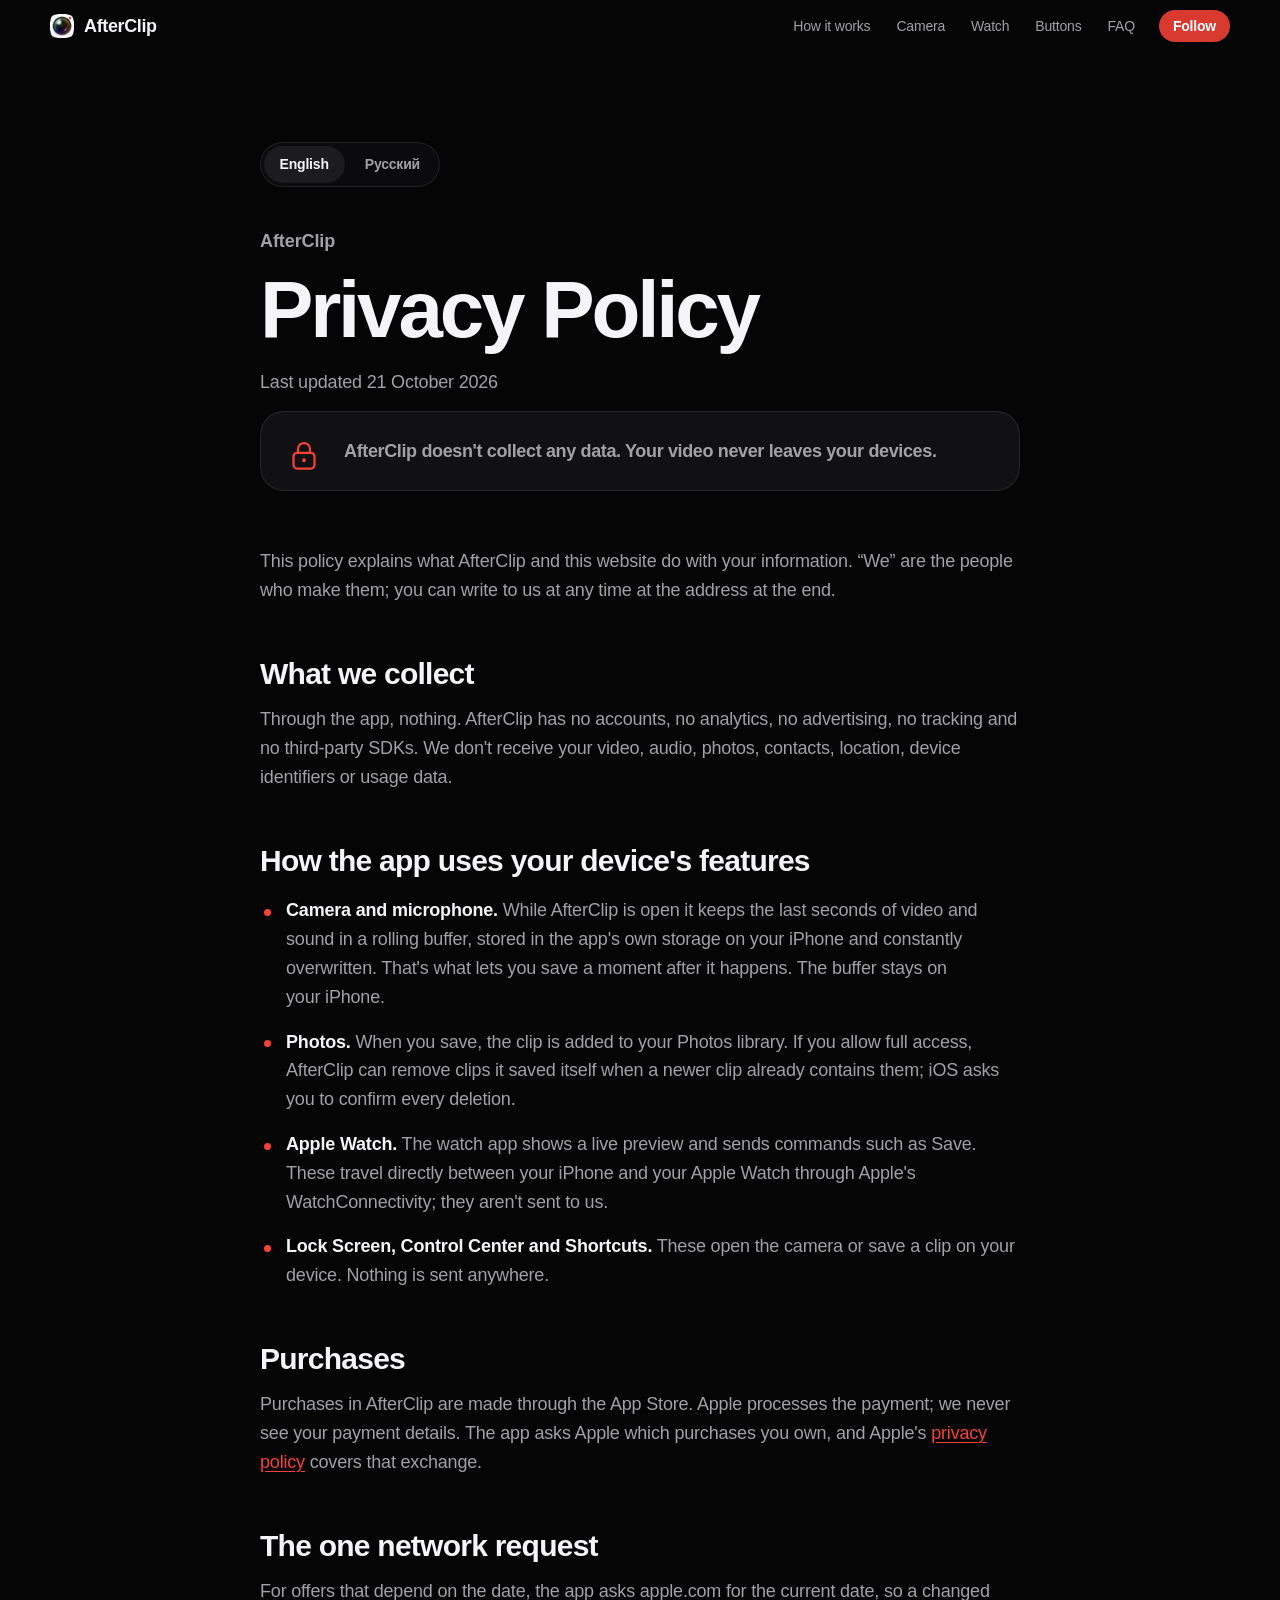
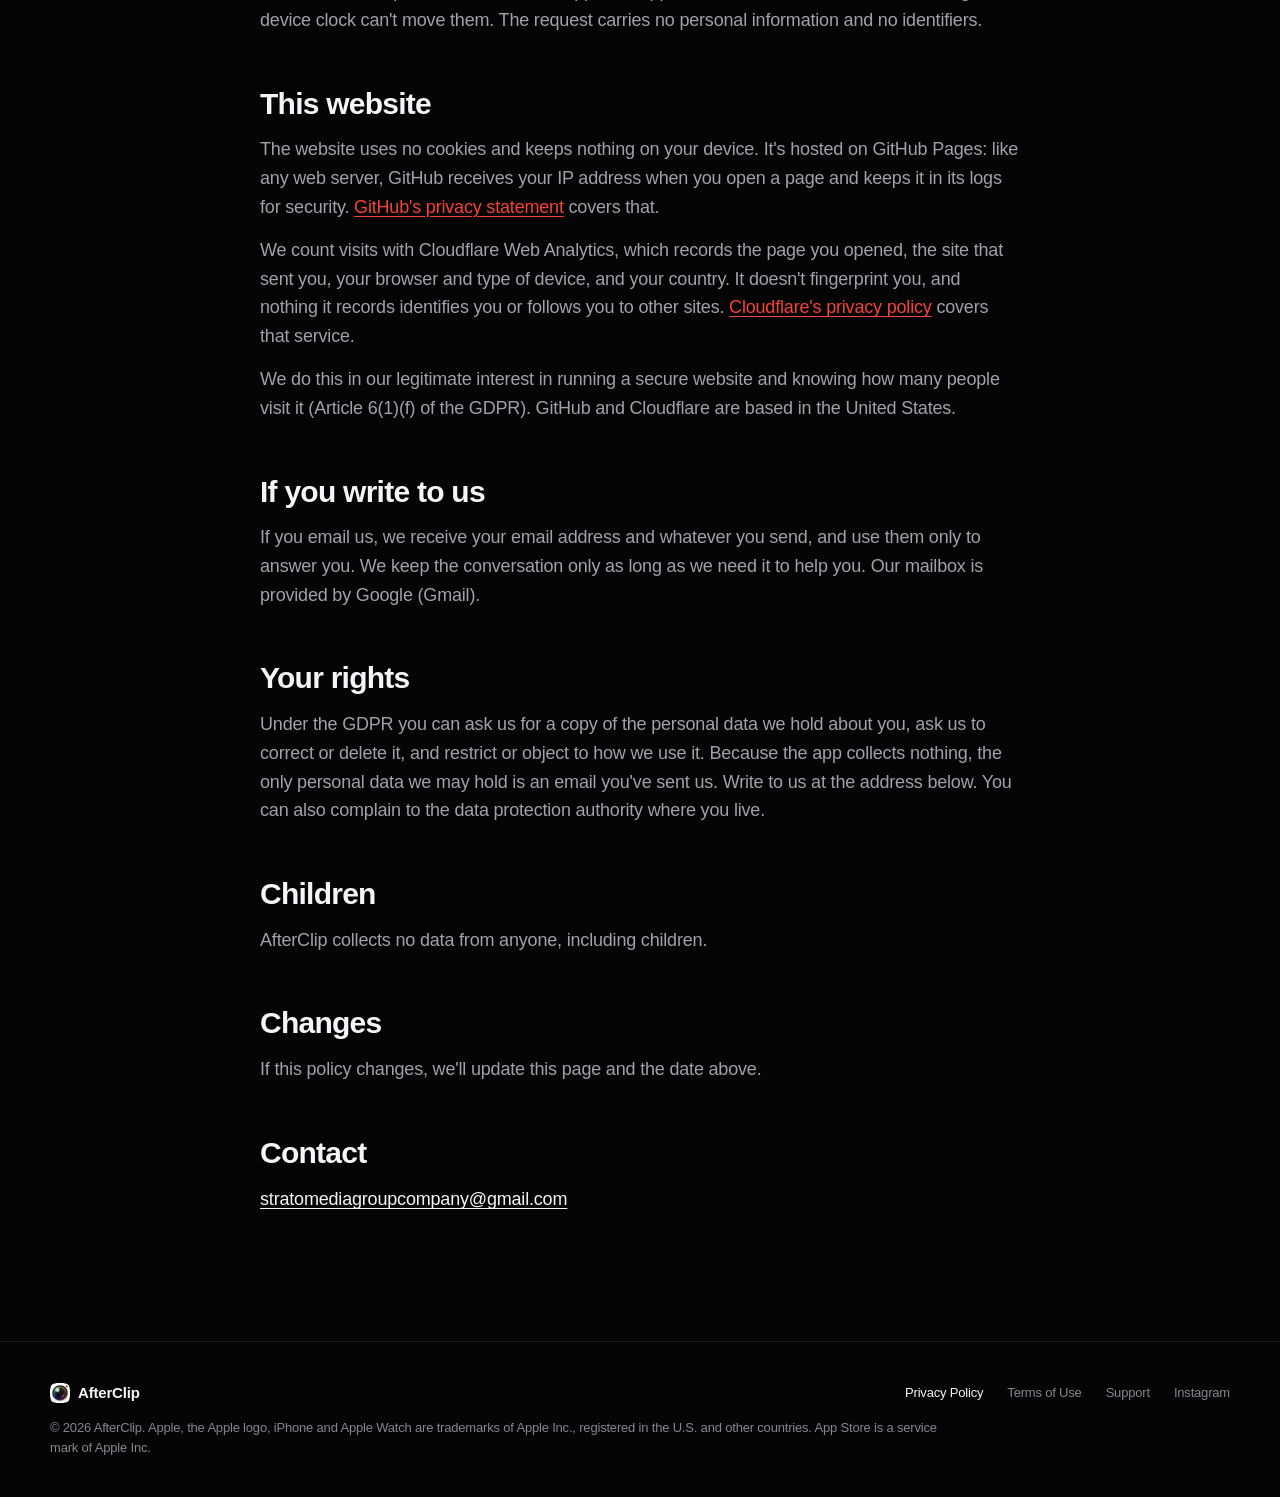
<file: privacy.html>
<!doctype html>
<html lang="en">
<head>
  <meta charset="utf-8">
  <meta name="viewport" content="width=device-width, initial-scale=1, viewport-fit=cover">
  <title>AfterClip Privacy Policy</title>
  <meta name="description" content="AfterClip collects no data. Your video never leaves your devices.">
  <meta name="theme-color" content="#050506">
  <link rel="icon" href="assets/img/icon-32.png" sizes="32x32">
  <link rel="icon" href="assets/img/icon-64.png" sizes="64x64">
  <link rel="canonical" href="https://stratomediagroupltd.github.io/afterclip/privacy.html">
  <link rel="alternate" hreflang="en" href="https://stratomediagroupltd.github.io/afterclip/privacy.html">
  <link rel="alternate" hreflang="ru" href="https://stratomediagroupltd.github.io/afterclip/ru/privacy.html">
  <link rel="alternate" hreflang="x-default" href="https://stratomediagroupltd.github.io/afterclip/privacy.html">
  <link rel="apple-touch-icon" href="assets/img/icon-180.png">
  <meta property="og:type" content="article">
  <meta property="og:title" content="AfterClip Privacy Policy">
  <meta property="og:description" content="AfterClip collects no data. Your video never leaves your devices.">
  <meta property="og:url" content="https://stratomediagroupltd.github.io/afterclip/privacy.html">
  <meta property="og:image" content="https://stratomediagroupltd.github.io/afterclip/assets/img/og.jpg">
  <style>
@property --accent {
syntax: "<color>";
inherits: true;
initial-value: #f54236;
}
:root {
--accent: #f54236;
--on-accent: #fff;
--accent-ink: var(--accent);
--bg: #050506;
--surface: #111113;
--surface-2: #1c1c1f;
--line: rgb(255 255 255 / 0.09);
--text: #f5f5f7;
--muted: #a1a1a6;
--faint: #86868b;
--green: #30d158;
--yellow: #ffd60a;
--glass: rgb(16 16 18 / 0.68);
--font: -apple-system, BlinkMacSystemFont, "SF Pro Display", "SF Pro Text", "Inter", "Segoe UI", Roboto, "Helvetica Neue", Arial, sans-serif;
--font-round: ui-rounded, "SF Pro Rounded", -apple-system, BlinkMacSystemFont, "Segoe UI", sans-serif;
--font-mono: ui-monospace, "SF Mono", "SFMono-Regular", Menlo, Consolas, monospace;
--ease: cubic-bezier(0.16, 1, 0.3, 1);
--ease-in-out: cubic-bezier(0.65, 0, 0.35, 1);
--spring: linear(0, 0.006, 0.025 2.8%, 0.101 6.1%, 0.539 18.9%, 0.721 25.3%, 0.849 31.5%, 0.937 38.1%, 0.968 41.8%, 0.991 45.7%, 1.006 50.1%, 1.015 55%, 1.017 63.9%, 1.001 85.8%, 1);
--wrap: min(1180px, 100% - 48px);
--nav-h: 52px;
color-scheme: dark;
transition: --accent 0.6s var(--ease);
}
*, *::before, *::after { box-sizing: border-box; }
html { -webkit-text-size-adjust: 100%; text-size-adjust: 100%; }
@media (prefers-reduced-motion: no-preference) {
html { scroll-behavior: smooth; }
}
body {
margin: 0;
background: var(--bg);
color: var(--text);
font: 400 17px/1.5 var(--font);
letter-spacing: -0.011em;
-webkit-font-smoothing: antialiased;
-moz-osx-font-smoothing: grayscale;
text-rendering: optimizeLegibility;
overflow-x: clip;
}
img, video, canvas, svg { display: block; max-width: 100%; }
img, video { height: auto; }
button { font: inherit; color: inherit; background: none; border: 0; padding: 0; cursor: pointer; }
a { color: inherit; }
h1, h2, h3, p, ul, ol, dl, dd, figure { margin: 0; }
ul, ol { padding: 0; list-style: none; }
::selection { background: color-mix(in srgb, var(--accent) 45%, transparent); }
:focus-visible { outline: 3px solid color-mix(in srgb, var(--accent) 80%, white); outline-offset: 3px; border-radius: 8px; }
.visually-hidden {
position: absolute !important; width: 1px; height: 1px; padding: 0; margin: -1px;
overflow: hidden; clip: rect(0 0 0 0); white-space: nowrap; border: 0;
}
.sprite { position: absolute; width: 0; height: 0; overflow: hidden; }
.ico { width: 1.15em; height: 1.15em; flex: none; fill: currentColor; }
.wrap { width: var(--wrap); margin-inline: auto; }
.iphone, .awatch, .watches, .hero__device, .specs__device, .duel, .storage, .tape, .ring, .dial,
.merge, .devices, .keycap, .btn, .nav, .dock, .toast, .flyclip, .film__inner, .finale__icon, .privacy__lock, .zeros dd {
-webkit-user-select: none; user-select: none;
-webkit-touch-callout: none;
}
img { -webkit-user-drag: none; }
.skip {
position: fixed; left: 16px; top: -60px; z-index: 100;
padding: 10px 16px; border-radius: 12px; background: var(--text); color: var(--bg);
font-weight: 600; text-decoration: none; transition: top 0.2s;
}
.skip:focus { top: 12px; }
.eyebrow {
display: inline-flex; align-items: center; gap: 10px;
margin-bottom: 18px;
color: var(--accent-ink);
font-size: clamp(15px, 1.2vw, 18px); font-weight: 600; letter-spacing: -0.005em;
}
.title {
font-size: clamp(40px, 6.2vw, 92px);
font-weight: 700; line-height: 1.0; letter-spacing: -0.035em;
text-wrap: balance;
}
.title--center { text-align: center; }
.body {
max-width: 34em;
margin-top: 24px;
color: var(--muted);
font-size: clamp(17px, 1.4vw, 21px); line-height: 1.5; letter-spacing: -0.015em;
text-wrap: pretty;
}
.body strong { color: var(--text); font-weight: 600; }
.body a { color: var(--text); text-underline-offset: 3px; }
.body--center { margin-inline: auto; text-align: center; }
.hint { color: var(--faint); font-size: 14px; }
.rec-dot { position: relative; width: 9px; height: 9px; border-radius: 50%; background: var(--accent); }
.rec-dot::after {
content: ""; position: absolute; inset: 0; border-radius: 50%;
background: var(--accent);
}
.is-live .rec-dot::after { animation: rec 1.6s ease-out infinite; }
@keyframes rec {
from { transform: scale(1); opacity: 0.6; }
70%, to { transform: scale(3); opacity: 0; }
}
.btn {
--btn-bg: color-mix(in srgb, var(--accent) 88%, #000);
position: relative;
display: inline-flex; align-items: center; justify-content: center; gap: 10px;
height: 48px; padding: 0 24px;
border-radius: 999px;
background: var(--btn-bg);
color: var(--on-accent);
font-size: 17px; font-weight: 600; letter-spacing: -0.015em;
text-decoration: none; white-space: nowrap;
box-shadow: 0 8px 30px -8px color-mix(in srgb, var(--accent) 70%, transparent);
transition: transform 0.5s var(--spring), box-shadow 0.3s, background-color 0.3s;
}
.btn:hover { transform: translateY(-1px) scale(1.02); box-shadow: 0 14px 40px -8px color-mix(in srgb, var(--accent) 80%, transparent); }
.btn:active { transform: scale(0.97); transition-duration: 0.12s; }
.btn--sm { height: 32px; padding: 0 14px; font-size: 14px; box-shadow: none; }
.btn--lg { height: 56px; padding: 0 28px; font-size: 18px; }
.btn--ghost {
--btn-bg: rgb(255 255 255 / 0.1);
color: var(--text);
box-shadow: inset 0 0 0 1px rgb(255 255 255 / 0.14);
}
.btn--ghost:hover { --btn-bg: rgb(255 255 255 / 0.16); box-shadow: inset 0 0 0 1px rgb(255 255 255 / 0.22); }
.btn__meta { color: var(--muted); font-weight: 500; font-variant-numeric: tabular-nums; }
.arrow-link {
display: inline-flex; align-items: center; gap: 4px;
color: var(--accent-ink); font-weight: 600; text-decoration: none;
}
.arrow-link .ico { transition: transform 0.4s var(--spring); }
.arrow-link:hover .ico { transform: translateX(4px); }
.nav {
position: fixed; inset: 0 0 auto; z-index: 50;
height: var(--nav-h);
transition: background-color 0.4s, box-shadow 0.4s;
}
.nav.is-scrolled {
background: var(--glass);
-webkit-backdrop-filter: saturate(160%) blur(16px); backdrop-filter: saturate(160%) blur(16px);
box-shadow: 0 1px 0 var(--line);
}
.nav__inner {
width: var(--wrap); height: 100%; margin-inline: auto;
display: flex; align-items: center; gap: 24px;
}
.nav__brand {
display: inline-flex; align-items: center; gap: 10px; margin-right: auto;
font-size: 18px; font-weight: 650; letter-spacing: -0.02em; text-decoration: none;
}
.nav__brand img { border-radius: 6px; }
.nav__links { display: flex; gap: 26px; }
.nav__links a {
position: relative;
color: var(--muted); font-size: 14px; text-decoration: none;
transition: color 0.25s;
}
.nav__links a:hover, .nav__links a[aria-current="true"] { color: var(--text); }
.nav__links a[aria-current="true"]::after {
content: ""; position: absolute; left: 0; right: 0; bottom: -6px; height: 2px; border-radius: 2px;
background: var(--accent);
}
@media (max-width: 760px) {
.nav__links { display: none; }
}
.js [data-reveal] {
opacity: 0;
transform: translate3d(0, 28px, 0);
transition: opacity 0.9s var(--ease) var(--d, 0ms), transform 1.1s var(--ease) var(--d, 0ms);
}
.js [data-reveal].is-in { opacity: 1; transform: none; }
.js [data-wipe] .line { display: block; overflow: clip; padding-bottom: 0.1em; margin-bottom: -0.1em; }
.js [data-wipe] .line > span {
display: block;
transform: translate3d(0, 108%, 0);
transition: transform 1.15s var(--ease) calc(var(--i, 0) * 90ms);
}
.js [data-wipe].is-in .line > span { transform: none; }
.is-live .float { animation: float 7s ease-in-out infinite alternate; }
.is-live .float--slow { animation-duration: 9s; animation-delay: -3s; }
.float.is-away { animation-play-state: paused; }
@keyframes float {
from { transform: translate3d(0, -7px, 0); }
to { transform: translate3d(0, 7px, 0); }
}
.toast {
display: inline-flex; align-items: center; gap: 0.62em;
padding: 0.5em 1.15em 0.5em 0.62em;
border-radius: 999px;
background: rgb(18 22 20 / 0.92);
color: #fff;
font-weight: 600; letter-spacing: -0.01em; white-space: nowrap;
box-shadow: 0 10px 30px rgb(0 0 0 / 0.35);
}
.toast__check {
display: grid; place-items: center;
width: 1.5em; height: 1.5em; border-radius: 50%;
background: var(--green); color: #0b2a14;
}
.toast__check .ico { width: 1em; height: 1em; }
.toast__meta { color: rgb(255 255 255 / 0.55); font-weight: 500; }
.global-toasts {
position: fixed; left: 50%; top: calc(var(--nav-h) + 14px); z-index: 60;
display: grid; justify-items: center; gap: 8px;
transform: translateX(-50%);
font-size: 15px;
pointer-events: none;
}
html:not(.js) [data-film-open] { display: none; }
.film {
width: 100vw; height: 100vh; height: 100dvh; max-width: none; max-height: none;
margin: 0; padding: 0; border: 0;
background: transparent; color: #fff;
}
.film[open] { display: grid; place-items: center; }
.film::backdrop { background: rgb(0 0 0 / 0.86); -webkit-backdrop-filter: blur(14px); backdrop-filter: blur(14px); }
.film__inner {
position: relative;
height: min(88dvh, 960px); aspect-ratio: 9 / 16; max-width: 92vw;
animation: film-in 0.6s var(--ease);
}
.film__video { width: 100%; height: 100%; border-radius: 26px; background: #000; object-fit: cover; }
.film__close {
position: absolute; top: 0; left: calc(100% + 14px);
display: grid; place-items: center;
width: 44px; height: 44px; border-radius: 50%;
background: rgb(255 255 255 / 0.14);
transition: background-color 0.2s;
}
.film__close:hover { background: rgb(255 255 255 / 0.24); }
@media (max-width: 640px) {
.film__close { left: auto; right: 10px; top: 10px; background: rgb(0 0 0 / 0.5); }
}
@keyframes film-in {
from { opacity: 0; transform: translateY(24px) scale(0.96); }
}
.footer {
position: relative;
padding: 40px 0 calc(40px + env(safe-area-inset-bottom));
border-top: 1px solid var(--line);
color: var(--faint);
font-size: 13px;
}
.footer__inner { display: grid; grid-template-columns: auto 1fr; gap: 14px 32px; align-items: center; }
.footer__brand { display: inline-flex; align-items: center; gap: 8px; color: var(--text); font-weight: 600; font-size: 15px; }
.footer__brand img { border-radius: 5px; }
.footer nav { display: flex; flex-wrap: wrap; gap: 8px 24px; justify-content: end; }
.footer nav a { text-decoration: none; transition: color 0.2s; }
.footer nav a:hover, .footer nav a[aria-current="page"] { color: var(--text); }
.footer__legal { grid-column: 1 / -1; max-width: 70em; }
@media (max-width: 640px) {
.footer__inner { grid-template-columns: 1fr; }
.footer nav { justify-content: start; }
}
@media (prefers-reduced-motion: reduce) {
*, *::before, *::after {
animation-duration: 0.01ms !important;
animation-iteration-count: 1 !important;
transition-duration: 0.01ms !important;
}
.js [data-reveal], .js [data-wipe] .line > span { transform: none; }
}
  </style>
  <style>
.doc {
width: min(760px, 100% - 48px);
margin: 0 auto;
padding: calc(var(--nav-h) + clamp(60px, 10vh, 110px)) 0 clamp(90px, 14vh, 150px);
}
.doc__hero { margin-bottom: 56px; }
.doc__hero .eyebrow { margin-bottom: 14px; }
.doc__title {
font-size: clamp(44px, 7vw, 80px);
font-weight: 700; line-height: 1; letter-spacing: -0.04em;
text-wrap: balance;
}
.doc__updated { margin-top: 18px; color: var(--muted); font-size: 15px; }
.doc__summary {
position: relative;
margin: 34px 0 0; padding: 26px 28px 26px 84px;
border-radius: 24px;
background: var(--surface);
box-shadow: inset 0 0 0 1px var(--line);
font-size: clamp(19px, 2vw, 23px); font-weight: 600; line-height: 1.35; letter-spacing: -0.02em;
}
.doc__summary svg {
position: absolute; left: 26px; top: 26px;
width: 36px; height: 36px; color: var(--accent);
}
.lang-switch {
display: inline-flex; gap: 4px; margin-bottom: 40px; padding: 4px;
border-radius: 999px;
background: var(--glass);
-webkit-backdrop-filter: blur(16px); backdrop-filter: blur(16px);
box-shadow: inset 0 0 0 1px var(--line);
}
.lang-switch a {
padding: 8px 16px; border-radius: 999px;
color: var(--muted); font-size: 14px; font-weight: 600; text-decoration: none;
transition: background-color 0.25s, color 0.25s;
}
.lang-switch a[aria-current="page"] { background: var(--surface-2); color: var(--text); }
.lang-switch a:not([aria-current]):hover { color: var(--text); }
.policy { scroll-margin-top: calc(var(--nav-h) + 80px); }
.policy h2 {
margin: 52px 0 14px;
font-size: clamp(24px, 2.6vw, 30px); font-weight: 700; letter-spacing: -0.025em; line-height: 1.15;
}
.policy p, .policy li { color: var(--muted); font-size: 18px; line-height: 1.6; text-wrap: pretty; }
.policy p + p { margin-top: 14px; }
.policy strong { color: var(--text); font-weight: 600; }
.policy a { color: var(--accent-ink); text-underline-offset: 3px; }
.policy ul { display: grid; gap: 16px; margin-top: 18px; }
.policy li { position: relative; padding-left: 26px; }
.policy li::before {
content: ""; position: absolute; left: 4px; top: 0.7em;
width: 7px; height: 7px; border-radius: 50%;
background: var(--accent);
}
.lost { display: grid; justify-items: center; gap: 22px; text-align: center; }
.lost__code { font: 800 clamp(110px, 20vw, 200px)/0.9 var(--font-round); letter-spacing: -0.05em; color: var(--accent); }
.doc__contact { font-style: normal; color: var(--muted); font-size: 18px; line-height: 1.7; }
.doc__contact a { color: var(--text); }
  </style>
  <script type="module" src="assets/js/doc.js"></script>
</head>
<body>
  <a class="skip" href="#main">Skip to content</a>

  <svg width="0" height="0" class="sprite" aria-hidden="true" focusable="false">
    <defs>
      <symbol id="i-lock" viewBox="0 0 48 48"><rect x="10" y="21" width="28" height="21" rx="5" fill="none" stroke="currentColor" stroke-width="3"/><path d="M16 21v-5a8 8 0 0 1 16 0v5" fill="none" stroke="currentColor" stroke-width="3" stroke-linecap="round"/><circle cx="24" cy="31" r="2.6" fill="currentColor"/></symbol>
    </defs>
  </svg>

  <header class="nav" data-nav>
    <div class="nav__inner">
      <a class="nav__brand" href="./" aria-label="AfterClip home">
        <picture><source srcset="assets/img/icon-32.avif 1x, assets/img/icon-64.avif 2x" type="image/avif"><img src="assets/img/icon-32.png" srcset="assets/img/icon-32.png 1x, assets/img/icon-64.png 2x" width="24" height="24" alt=""></picture>
        <span>AfterClip</span>
      </a>
      <nav class="nav__links" aria-label="Sections">
        <a href="./#how">How it works</a>
        <a href="./#camera">Camera</a>
        <a href="./#watch">Watch</a>
        <a href="./#buttons">Buttons</a>
        <a href="./#faq">FAQ</a>
      </nav>
      <a class="btn btn--sm" href="https://www.instagram.com/afterclipapp/">Follow</a>
    </div>
  </header>

  <main id="main" class="doc">
    <nav class="lang-switch" aria-label="Language">
      <a href="privacy.html" lang="en" aria-current="page">English</a>
      <a href="ru/privacy.html" lang="ru" hreflang="ru">Русский</a>
    </nav>

    <article class="policy" aria-labelledby="title">
      <header class="doc__hero">
        <p class="eyebrow">AfterClip</p>
        <h1 class="doc__title" id="title">Privacy Policy</h1>
        <p class="doc__updated">Last updated 21 October 2026</p>
        <p class="doc__summary"><svg aria-hidden="true"><use href="#i-lock"/></svg>AfterClip doesn't collect any data. Your video never leaves your devices.</p>
      </header>

      <p>This policy explains what AfterClip and this website do with your information. “We” are the people who make them; you can write to us at any time at the address at the end.</p>

      <h2>What we collect</h2>
      <p>Through the app, nothing. AfterClip has no accounts, no analytics, no advertising, no tracking and no third-party SDKs. We don't receive your video, audio, photos, contacts, location, device identifiers or usage data.</p>

      <h2>How the app uses your device's features</h2>
      <ul>
        <li><strong>Camera and microphone.</strong> While AfterClip is open it keeps the last seconds of video and sound in a rolling buffer, stored in the app's own storage on your iPhone and constantly overwritten. That's what lets you save a moment after it happens. The buffer stays on your iPhone.</li>
        <li><strong>Photos.</strong> When you save, the clip is added to your Photos library. If you allow full access, AfterClip can remove clips it saved itself when a newer clip already contains them; iOS asks you to confirm every deletion.</li>
        <li><strong>Apple Watch.</strong> The watch app shows a live preview and sends commands such as Save. These travel directly between your iPhone and your Apple Watch through Apple's WatchConnectivity; they aren't sent to us.</li>
        <li><strong>Lock Screen, Control Center and Shortcuts.</strong> These open the camera or save a clip on your device. Nothing is sent anywhere.</li>
      </ul>

      <h2>Purchases</h2>
      <p>Purchases in AfterClip are made through the App Store. Apple processes the payment; we never see your payment details. The app asks Apple which purchases you own, and Apple's <a href="https://www.apple.com/legal/privacy/">privacy policy</a> covers that exchange.</p>

      <h2>The one network request</h2>
      <p>For offers that depend on the date, the app asks apple.com for the current date, so a changed device clock can't move them. The request carries no personal information and no identifiers.</p>

      <h2>This website</h2>
      <p>The website uses no cookies and keeps nothing on your device. It's hosted on GitHub Pages: like any web server, GitHub receives your IP address when you open a page and keeps it in its logs for security. <a href="https://docs.github.com/en/site-policy/privacy-policies/github-general-privacy-statement">GitHub's privacy statement</a> covers that.</p>
      <p>We count visits with Cloudflare Web Analytics, which records the page you opened, the site that sent you, your browser and type of device, and your country. It doesn't fingerprint you, and nothing it records identifies you or follows you to other sites. <a href="https://www.cloudflare.com/privacypolicy/">Cloudflare's privacy policy</a> covers that service.</p>
      <p>We do this in our legitimate interest in running a secure website and knowing how many people visit it (Article 6(1)(f) of the GDPR). GitHub and Cloudflare are based in the United States.</p>

      <h2>If you write to us</h2>
      <p>If you email us, we receive your email address and whatever you send, and use them only to answer you. We keep the conversation only as long as we need it to help you. Our mailbox is provided by Google (Gmail).</p>

      <h2>Your rights</h2>
      <p>Under the GDPR you can ask us for a copy of the personal data we hold about you, ask us to correct or delete it, and restrict or object to how we use it. Because the app collects nothing, the only personal data we may hold is an email you've sent us. Write to us at the address below. You can also complain to the data protection authority where you live.</p>

      <h2>Children</h2>
      <p>AfterClip collects no data from anyone, including children.</p>

      <h2>Changes</h2>
      <p>If this policy changes, we'll update this page and the date above.</p>

      <h2>Contact</h2>
      <address class="doc__contact">
        <a href="mailto:stratomediagroupcompany@gmail.com">stratomediagroupcompany@gmail.com</a>
      </address>
    </article>
  </main>

  <footer class="footer">
    <div class="footer__inner wrap">
      <p class="footer__brand"><picture><source srcset="assets/img/icon-32.avif 1x, assets/img/icon-64.avif 2x" type="image/avif"><img src="assets/img/icon-32.png" srcset="assets/img/icon-32.png 1x, assets/img/icon-64.png 2x" width="20" height="20" alt=""></picture> AfterClip</p>
      <nav aria-label="Legal">
        <a href="privacy.html" aria-current="page">Privacy Policy</a>
        <a href="https://www.apple.com/legal/internet-services/itunes/dev/stdeula/">Terms of Use</a>
        <a href="mailto:stratomediagroupcompany@gmail.com">Support</a>
        <a href="https://www.instagram.com/afterclipapp/" rel="me">Instagram</a>
      </nav>
      <p class="footer__legal">© 2026 AfterClip. Apple, the Apple logo, iPhone and Apple Watch are trademarks of Apple Inc., registered in the U.S. and other countries. App Store is a service mark of Apple Inc.</p>
    </div>
  </footer>
</body>
</html>
</file>
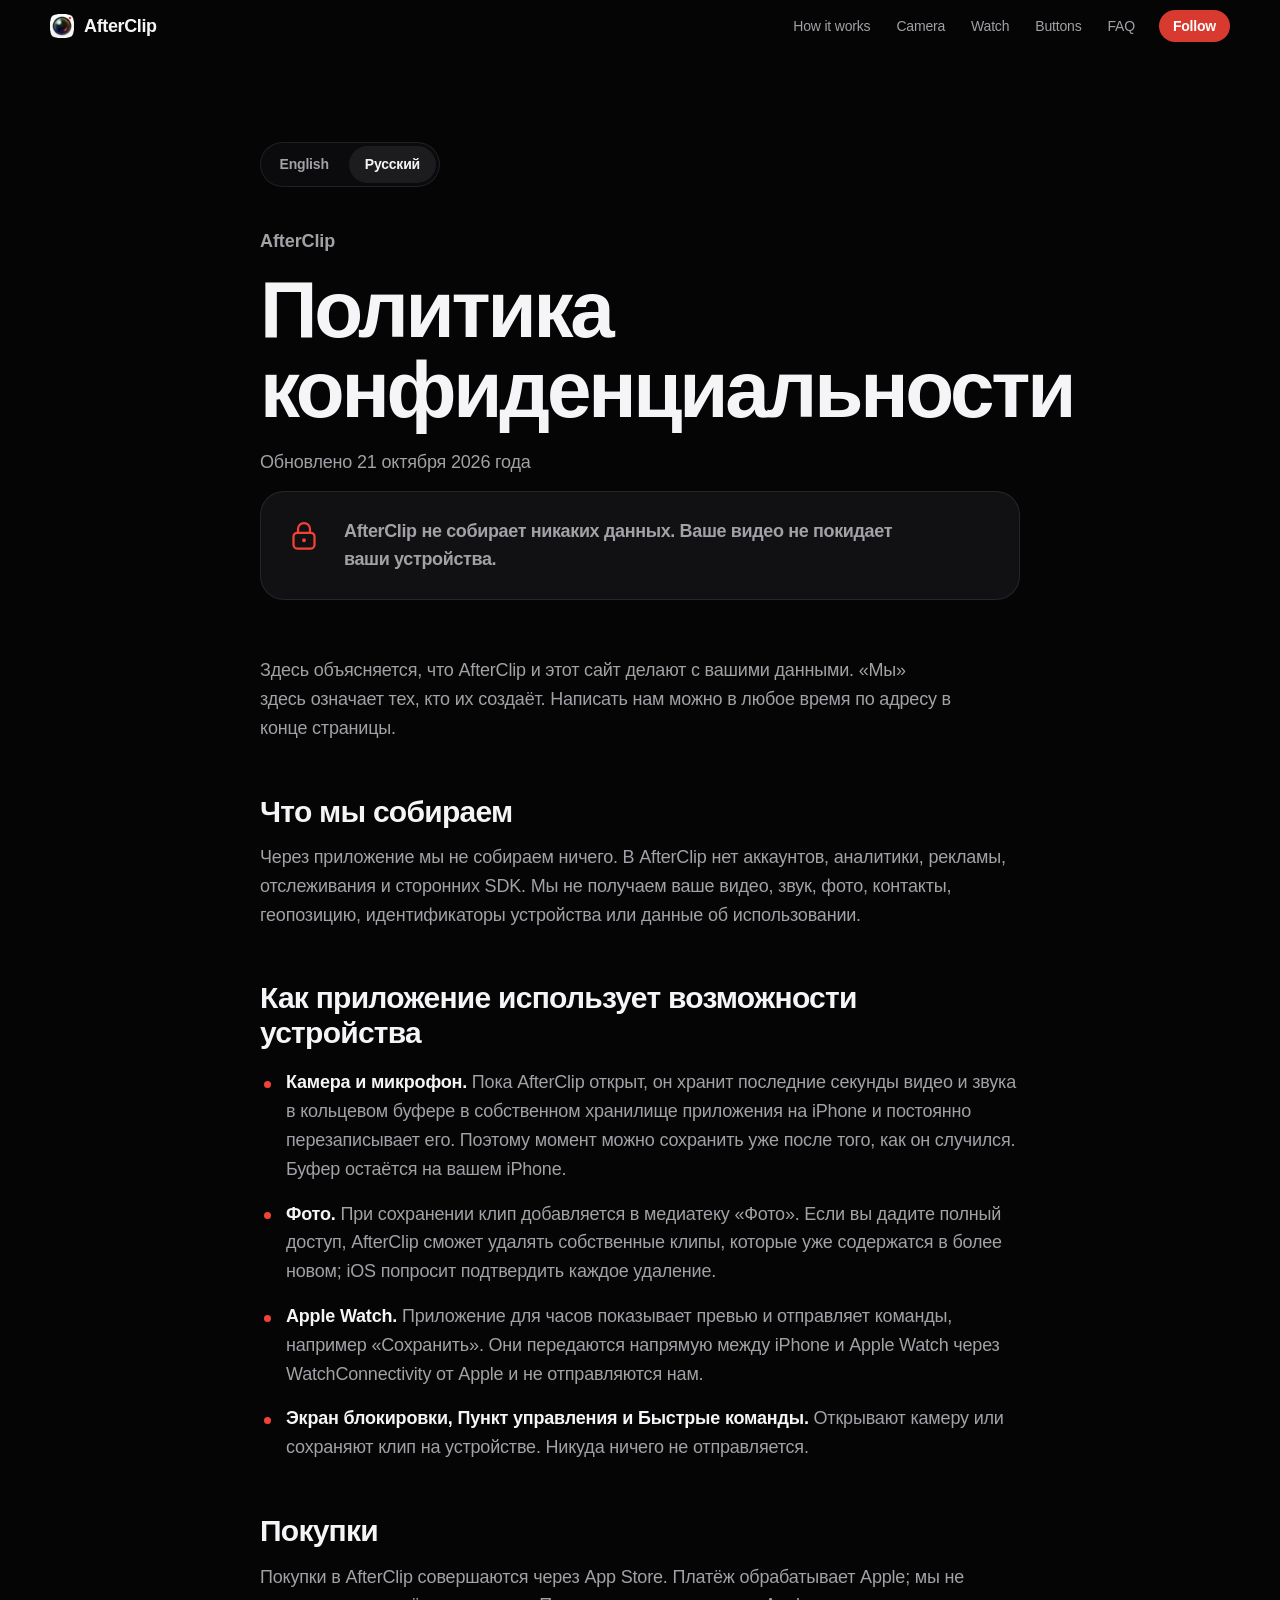
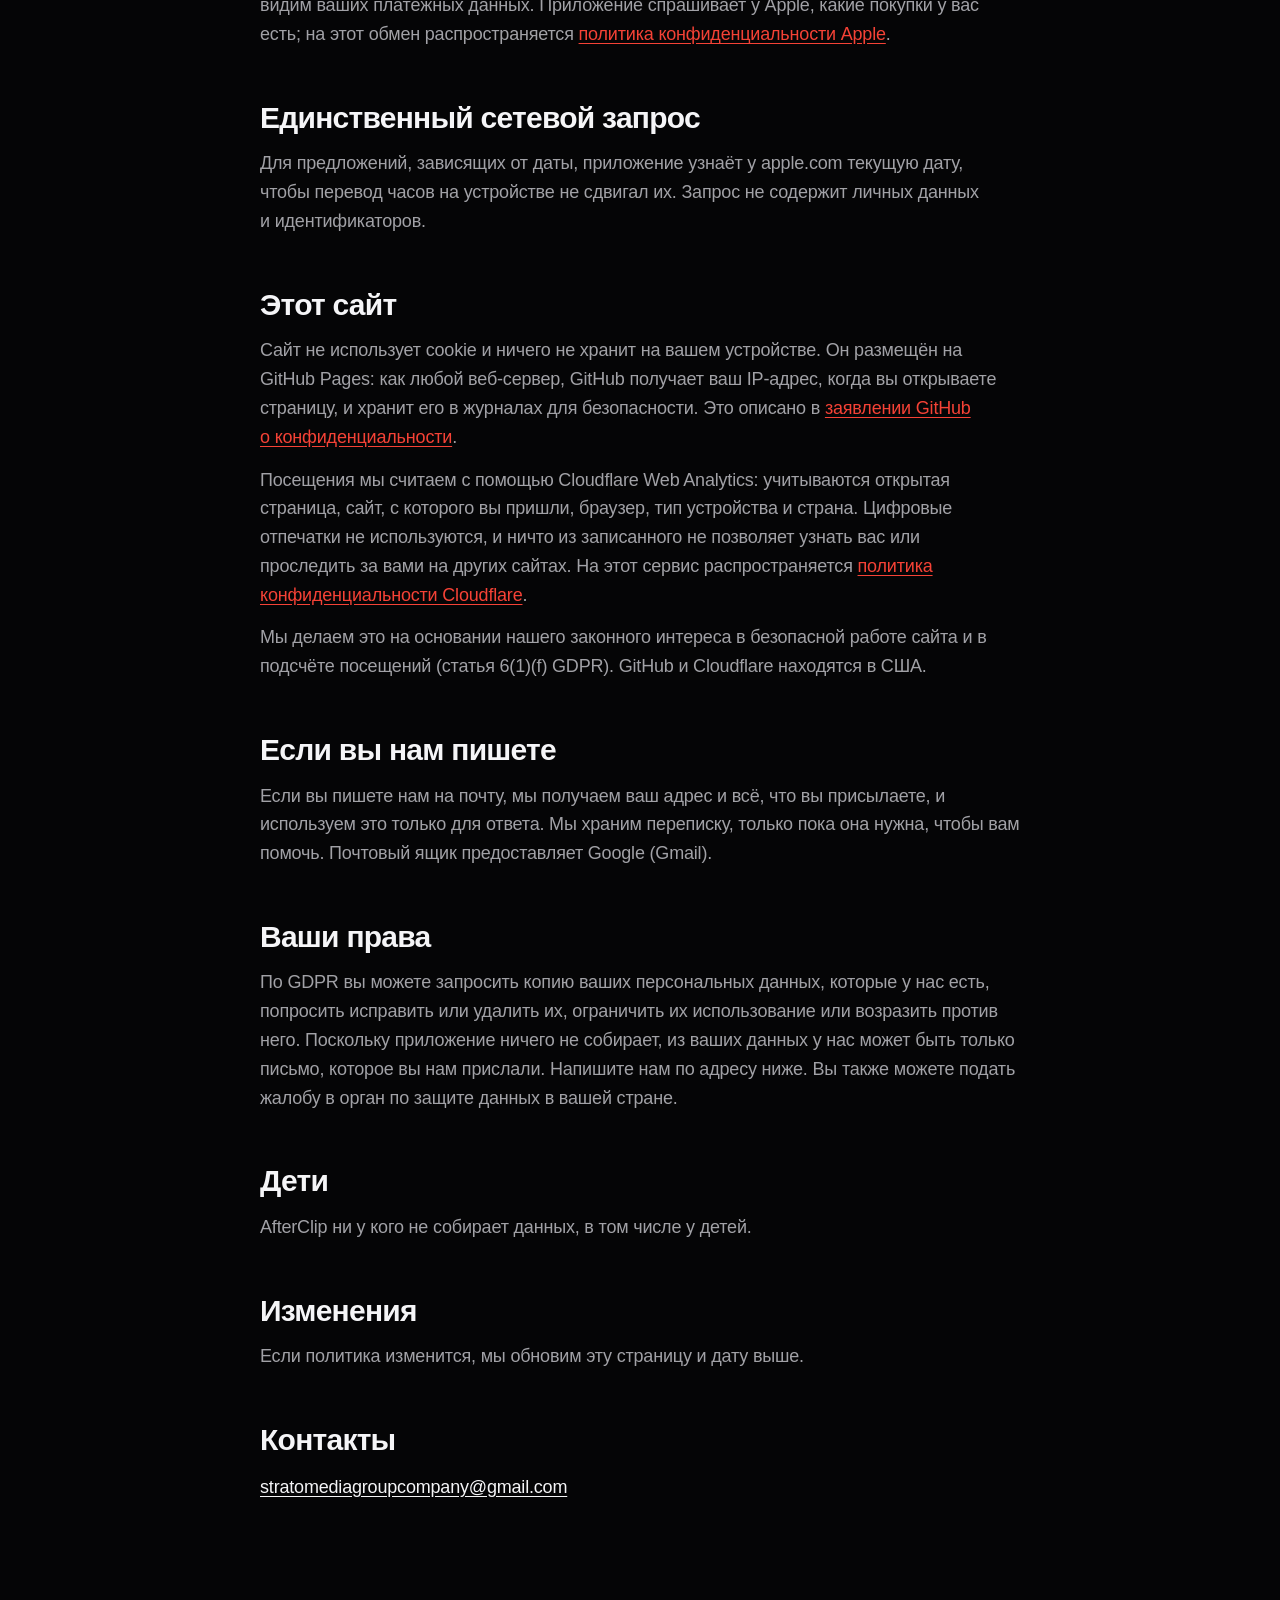
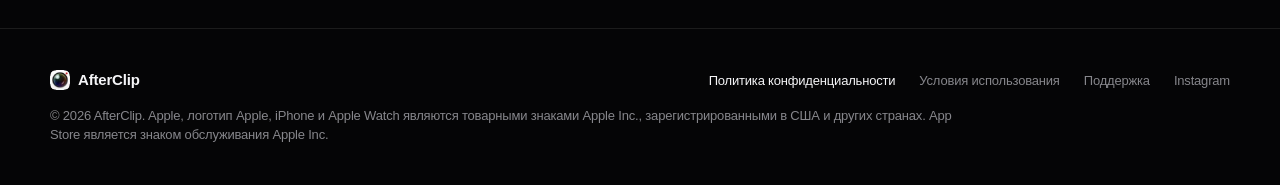
<file: ru/privacy.html>
<!doctype html>
<html lang="ru">
<head>
  <meta charset="utf-8">
  <meta name="viewport" content="width=device-width, initial-scale=1, viewport-fit=cover">
  <title>Политика конфиденциальности AfterClip</title>
  <meta name="description" content="AfterClip не собирает никаких данных. Ваше видео не покидает ваши устройства.">
  <meta name="theme-color" content="#050506">
  <link rel="icon" href="../assets/img/icon-32.png" sizes="32x32">
  <link rel="icon" href="../assets/img/icon-64.png" sizes="64x64">
  <link rel="canonical" href="https://stratomediagroupltd.github.io/afterclip/ru/privacy.html">
  <link rel="alternate" hreflang="en" href="https://stratomediagroupltd.github.io/afterclip/privacy.html">
  <link rel="alternate" hreflang="ru" href="https://stratomediagroupltd.github.io/afterclip/ru/privacy.html">
  <link rel="alternate" hreflang="x-default" href="https://stratomediagroupltd.github.io/afterclip/privacy.html">
  <link rel="apple-touch-icon" href="../assets/img/icon-180.png">
  <meta property="og:type" content="article">
  <meta property="og:locale" content="ru_RU">
  <meta property="og:title" content="Политика конфиденциальности AfterClip">
  <meta property="og:description" content="AfterClip не собирает никаких данных. Ваше видео не покидает ваши устройства.">
  <meta property="og:url" content="https://stratomediagroupltd.github.io/afterclip/ru/privacy.html">
  <meta property="og:image" content="https://stratomediagroupltd.github.io/afterclip/assets/img/og.jpg">
  <style>
@property --accent {
syntax: "<color>";
inherits: true;
initial-value: #f54236;
}
:root {
--accent: #f54236;
--on-accent: #fff;
--accent-ink: var(--accent);
--bg: #050506;
--surface: #111113;
--surface-2: #1c1c1f;
--line: rgb(255 255 255 / 0.09);
--text: #f5f5f7;
--muted: #a1a1a6;
--faint: #86868b;
--green: #30d158;
--yellow: #ffd60a;
--glass: rgb(16 16 18 / 0.68);
--font: -apple-system, BlinkMacSystemFont, "SF Pro Display", "SF Pro Text", "Inter", "Segoe UI", Roboto, "Helvetica Neue", Arial, sans-serif;
--font-round: ui-rounded, "SF Pro Rounded", -apple-system, BlinkMacSystemFont, "Segoe UI", sans-serif;
--font-mono: ui-monospace, "SF Mono", "SFMono-Regular", Menlo, Consolas, monospace;
--ease: cubic-bezier(0.16, 1, 0.3, 1);
--ease-in-out: cubic-bezier(0.65, 0, 0.35, 1);
--spring: linear(0, 0.006, 0.025 2.8%, 0.101 6.1%, 0.539 18.9%, 0.721 25.3%, 0.849 31.5%, 0.937 38.1%, 0.968 41.8%, 0.991 45.7%, 1.006 50.1%, 1.015 55%, 1.017 63.9%, 1.001 85.8%, 1);
--wrap: min(1180px, 100% - 48px);
--nav-h: 52px;
color-scheme: dark;
transition: --accent 0.6s var(--ease);
}
*, *::before, *::after { box-sizing: border-box; }
html { -webkit-text-size-adjust: 100%; text-size-adjust: 100%; }
@media (prefers-reduced-motion: no-preference) {
html { scroll-behavior: smooth; }
}
body {
margin: 0;
background: var(--bg);
color: var(--text);
font: 400 17px/1.5 var(--font);
letter-spacing: -0.011em;
-webkit-font-smoothing: antialiased;
-moz-osx-font-smoothing: grayscale;
text-rendering: optimizeLegibility;
overflow-x: clip;
}
img, video, canvas, svg { display: block; max-width: 100%; }
img, video { height: auto; }
button { font: inherit; color: inherit; background: none; border: 0; padding: 0; cursor: pointer; }
a { color: inherit; }
h1, h2, h3, p, ul, ol, dl, dd, figure { margin: 0; }
ul, ol { padding: 0; list-style: none; }
::selection { background: color-mix(in srgb, var(--accent) 45%, transparent); }
:focus-visible { outline: 3px solid color-mix(in srgb, var(--accent) 80%, white); outline-offset: 3px; border-radius: 8px; }
.visually-hidden {
position: absolute !important; width: 1px; height: 1px; padding: 0; margin: -1px;
overflow: hidden; clip: rect(0 0 0 0); white-space: nowrap; border: 0;
}
.sprite { position: absolute; width: 0; height: 0; overflow: hidden; }
.ico { width: 1.15em; height: 1.15em; flex: none; fill: currentColor; }
.wrap { width: var(--wrap); margin-inline: auto; }
.iphone, .awatch, .watches, .hero__device, .specs__device, .duel, .storage, .tape, .ring, .dial,
.merge, .devices, .keycap, .btn, .nav, .dock, .toast, .flyclip, .film__inner, .finale__icon, .privacy__lock, .zeros dd {
-webkit-user-select: none; user-select: none;
-webkit-touch-callout: none;
}
img { -webkit-user-drag: none; }
.skip {
position: fixed; left: 16px; top: -60px; z-index: 100;
padding: 10px 16px; border-radius: 12px; background: var(--text); color: var(--bg);
font-weight: 600; text-decoration: none; transition: top 0.2s;
}
.skip:focus { top: 12px; }
.eyebrow {
display: inline-flex; align-items: center; gap: 10px;
margin-bottom: 18px;
color: var(--accent-ink);
font-size: clamp(15px, 1.2vw, 18px); font-weight: 600; letter-spacing: -0.005em;
}
.title {
font-size: clamp(40px, 6.2vw, 92px);
font-weight: 700; line-height: 1.0; letter-spacing: -0.035em;
text-wrap: balance;
}
.title--center { text-align: center; }
.body {
max-width: 34em;
margin-top: 24px;
color: var(--muted);
font-size: clamp(17px, 1.4vw, 21px); line-height: 1.5; letter-spacing: -0.015em;
text-wrap: pretty;
}
.body strong { color: var(--text); font-weight: 600; }
.body a { color: var(--text); text-underline-offset: 3px; }
.body--center { margin-inline: auto; text-align: center; }
.hint { color: var(--faint); font-size: 14px; }
.rec-dot { position: relative; width: 9px; height: 9px; border-radius: 50%; background: var(--accent); }
.rec-dot::after {
content: ""; position: absolute; inset: 0; border-radius: 50%;
background: var(--accent);
}
.is-live .rec-dot::after { animation: rec 1.6s ease-out infinite; }
@keyframes rec {
from { transform: scale(1); opacity: 0.6; }
70%, to { transform: scale(3); opacity: 0; }
}
.btn {
--btn-bg: color-mix(in srgb, var(--accent) 88%, #000);
position: relative;
display: inline-flex; align-items: center; justify-content: center; gap: 10px;
height: 48px; padding: 0 24px;
border-radius: 999px;
background: var(--btn-bg);
color: var(--on-accent);
font-size: 17px; font-weight: 600; letter-spacing: -0.015em;
text-decoration: none; white-space: nowrap;
box-shadow: 0 8px 30px -8px color-mix(in srgb, var(--accent) 70%, transparent);
transition: transform 0.5s var(--spring), box-shadow 0.3s, background-color 0.3s;
}
.btn:hover { transform: translateY(-1px) scale(1.02); box-shadow: 0 14px 40px -8px color-mix(in srgb, var(--accent) 80%, transparent); }
.btn:active { transform: scale(0.97); transition-duration: 0.12s; }
.btn--sm { height: 32px; padding: 0 14px; font-size: 14px; box-shadow: none; }
.btn--lg { height: 56px; padding: 0 28px; font-size: 18px; }
.btn--ghost {
--btn-bg: rgb(255 255 255 / 0.1);
color: var(--text);
box-shadow: inset 0 0 0 1px rgb(255 255 255 / 0.14);
}
.btn--ghost:hover { --btn-bg: rgb(255 255 255 / 0.16); box-shadow: inset 0 0 0 1px rgb(255 255 255 / 0.22); }
.btn__meta { color: var(--muted); font-weight: 500; font-variant-numeric: tabular-nums; }
.arrow-link {
display: inline-flex; align-items: center; gap: 4px;
color: var(--accent-ink); font-weight: 600; text-decoration: none;
}
.arrow-link .ico { transition: transform 0.4s var(--spring); }
.arrow-link:hover .ico { transform: translateX(4px); }
.nav {
position: fixed; inset: 0 0 auto; z-index: 50;
height: var(--nav-h);
transition: background-color 0.4s, box-shadow 0.4s;
}
.nav.is-scrolled {
background: var(--glass);
-webkit-backdrop-filter: saturate(160%) blur(16px); backdrop-filter: saturate(160%) blur(16px);
box-shadow: 0 1px 0 var(--line);
}
.nav__inner {
width: var(--wrap); height: 100%; margin-inline: auto;
display: flex; align-items: center; gap: 24px;
}
.nav__brand {
display: inline-flex; align-items: center; gap: 10px; margin-right: auto;
font-size: 18px; font-weight: 650; letter-spacing: -0.02em; text-decoration: none;
}
.nav__brand img { border-radius: 6px; }
.nav__links { display: flex; gap: 26px; }
.nav__links a {
position: relative;
color: var(--muted); font-size: 14px; text-decoration: none;
transition: color 0.25s;
}
.nav__links a:hover, .nav__links a[aria-current="true"] { color: var(--text); }
.nav__links a[aria-current="true"]::after {
content: ""; position: absolute; left: 0; right: 0; bottom: -6px; height: 2px; border-radius: 2px;
background: var(--accent);
}
@media (max-width: 760px) {
.nav__links { display: none; }
}
.js [data-reveal] {
opacity: 0;
transform: translate3d(0, 28px, 0);
transition: opacity 0.9s var(--ease) var(--d, 0ms), transform 1.1s var(--ease) var(--d, 0ms);
}
.js [data-reveal].is-in { opacity: 1; transform: none; }
.js [data-wipe] .line { display: block; overflow: clip; padding-bottom: 0.1em; margin-bottom: -0.1em; }
.js [data-wipe] .line > span {
display: block;
transform: translate3d(0, 108%, 0);
transition: transform 1.15s var(--ease) calc(var(--i, 0) * 90ms);
}
.js [data-wipe].is-in .line > span { transform: none; }
.is-live .float { animation: float 7s ease-in-out infinite alternate; }
.is-live .float--slow { animation-duration: 9s; animation-delay: -3s; }
.float.is-away { animation-play-state: paused; }
@keyframes float {
from { transform: translate3d(0, -7px, 0); }
to { transform: translate3d(0, 7px, 0); }
}
.toast {
display: inline-flex; align-items: center; gap: 0.62em;
padding: 0.5em 1.15em 0.5em 0.62em;
border-radius: 999px;
background: rgb(18 22 20 / 0.92);
color: #fff;
font-weight: 600; letter-spacing: -0.01em; white-space: nowrap;
box-shadow: 0 10px 30px rgb(0 0 0 / 0.35);
}
.toast__check {
display: grid; place-items: center;
width: 1.5em; height: 1.5em; border-radius: 50%;
background: var(--green); color: #0b2a14;
}
.toast__check .ico { width: 1em; height: 1em; }
.toast__meta { color: rgb(255 255 255 / 0.55); font-weight: 500; }
.global-toasts {
position: fixed; left: 50%; top: calc(var(--nav-h) + 14px); z-index: 60;
display: grid; justify-items: center; gap: 8px;
transform: translateX(-50%);
font-size: 15px;
pointer-events: none;
}
html:not(.js) [data-film-open] { display: none; }
.film {
width: 100vw; height: 100vh; height: 100dvh; max-width: none; max-height: none;
margin: 0; padding: 0; border: 0;
background: transparent; color: #fff;
}
.film[open] { display: grid; place-items: center; }
.film::backdrop { background: rgb(0 0 0 / 0.86); -webkit-backdrop-filter: blur(14px); backdrop-filter: blur(14px); }
.film__inner {
position: relative;
height: min(88dvh, 960px); aspect-ratio: 9 / 16; max-width: 92vw;
animation: film-in 0.6s var(--ease);
}
.film__video { width: 100%; height: 100%; border-radius: 26px; background: #000; object-fit: cover; }
.film__close {
position: absolute; top: 0; left: calc(100% + 14px);
display: grid; place-items: center;
width: 44px; height: 44px; border-radius: 50%;
background: rgb(255 255 255 / 0.14);
transition: background-color 0.2s;
}
.film__close:hover { background: rgb(255 255 255 / 0.24); }
@media (max-width: 640px) {
.film__close { left: auto; right: 10px; top: 10px; background: rgb(0 0 0 / 0.5); }
}
@keyframes film-in {
from { opacity: 0; transform: translateY(24px) scale(0.96); }
}
.footer {
position: relative;
padding: 40px 0 calc(40px + env(safe-area-inset-bottom));
border-top: 1px solid var(--line);
color: var(--faint);
font-size: 13px;
}
.footer__inner { display: grid; grid-template-columns: auto 1fr; gap: 14px 32px; align-items: center; }
.footer__brand { display: inline-flex; align-items: center; gap: 8px; color: var(--text); font-weight: 600; font-size: 15px; }
.footer__brand img { border-radius: 5px; }
.footer nav { display: flex; flex-wrap: wrap; gap: 8px 24px; justify-content: end; }
.footer nav a { text-decoration: none; transition: color 0.2s; }
.footer nav a:hover, .footer nav a[aria-current="page"] { color: var(--text); }
.footer__legal { grid-column: 1 / -1; max-width: 70em; }
@media (max-width: 640px) {
.footer__inner { grid-template-columns: 1fr; }
.footer nav { justify-content: start; }
}
@media (prefers-reduced-motion: reduce) {
*, *::before, *::after {
animation-duration: 0.01ms !important;
animation-iteration-count: 1 !important;
transition-duration: 0.01ms !important;
}
.js [data-reveal], .js [data-wipe] .line > span { transform: none; }
}
  </style>
  <style>
.doc {
width: min(760px, 100% - 48px);
margin: 0 auto;
padding: calc(var(--nav-h) + clamp(60px, 10vh, 110px)) 0 clamp(90px, 14vh, 150px);
}
.doc__hero { margin-bottom: 56px; }
.doc__hero .eyebrow { margin-bottom: 14px; }
.doc__title {
font-size: clamp(44px, 7vw, 80px);
font-weight: 700; line-height: 1; letter-spacing: -0.04em;
text-wrap: balance;
}
.doc__updated { margin-top: 18px; color: var(--muted); font-size: 15px; }
.doc__summary {
position: relative;
margin: 34px 0 0; padding: 26px 28px 26px 84px;
border-radius: 24px;
background: var(--surface);
box-shadow: inset 0 0 0 1px var(--line);
font-size: clamp(19px, 2vw, 23px); font-weight: 600; line-height: 1.35; letter-spacing: -0.02em;
}
.doc__summary svg {
position: absolute; left: 26px; top: 26px;
width: 36px; height: 36px; color: var(--accent);
}
.lang-switch {
display: inline-flex; gap: 4px; margin-bottom: 40px; padding: 4px;
border-radius: 999px;
background: var(--glass);
-webkit-backdrop-filter: blur(16px); backdrop-filter: blur(16px);
box-shadow: inset 0 0 0 1px var(--line);
}
.lang-switch a {
padding: 8px 16px; border-radius: 999px;
color: var(--muted); font-size: 14px; font-weight: 600; text-decoration: none;
transition: background-color 0.25s, color 0.25s;
}
.lang-switch a[aria-current="page"] { background: var(--surface-2); color: var(--text); }
.lang-switch a:not([aria-current]):hover { color: var(--text); }
.policy { scroll-margin-top: calc(var(--nav-h) + 80px); }
.policy h2 {
margin: 52px 0 14px;
font-size: clamp(24px, 2.6vw, 30px); font-weight: 700; letter-spacing: -0.025em; line-height: 1.15;
}
.policy p, .policy li { color: var(--muted); font-size: 18px; line-height: 1.6; text-wrap: pretty; }
.policy p + p { margin-top: 14px; }
.policy strong { color: var(--text); font-weight: 600; }
.policy a { color: var(--accent-ink); text-underline-offset: 3px; }
.policy ul { display: grid; gap: 16px; margin-top: 18px; }
.policy li { position: relative; padding-left: 26px; }
.policy li::before {
content: ""; position: absolute; left: 4px; top: 0.7em;
width: 7px; height: 7px; border-radius: 50%;
background: var(--accent);
}
.lost { display: grid; justify-items: center; gap: 22px; text-align: center; }
.lost__code { font: 800 clamp(110px, 20vw, 200px)/0.9 var(--font-round); letter-spacing: -0.05em; color: var(--accent); }
.doc__contact { font-style: normal; color: var(--muted); font-size: 18px; line-height: 1.7; }
.doc__contact a { color: var(--text); }
  </style>
  <script type="module" src="../assets/js/doc.js"></script>
</head>
<body>
  <a class="skip" href="#main">Перейти к содержанию</a>

  <svg width="0" height="0" class="sprite" aria-hidden="true" focusable="false">
    <defs>
      <symbol id="i-lock" viewBox="0 0 48 48"><rect x="10" y="21" width="28" height="21" rx="5" fill="none" stroke="currentColor" stroke-width="3"/><path d="M16 21v-5a8 8 0 0 1 16 0v5" fill="none" stroke="currentColor" stroke-width="3" stroke-linecap="round"/><circle cx="24" cy="31" r="2.6" fill="currentColor"/></symbol>
    </defs>
  </svg>

  <!-- The rest of the site is in English, so its links are too. -->
  <header class="nav" data-nav lang="en">
    <div class="nav__inner">
      <a class="nav__brand" href="../" aria-label="AfterClip home">
        <picture><source srcset="../assets/img/icon-32.avif 1x, ../assets/img/icon-64.avif 2x" type="image/avif"><img src="../assets/img/icon-32.png" srcset="../assets/img/icon-32.png 1x, ../assets/img/icon-64.png 2x" width="24" height="24" alt=""></picture>
        <span>AfterClip</span>
      </a>
      <nav class="nav__links" aria-label="Sections">
        <a href="../#how">How it works</a>
        <a href="../#camera">Camera</a>
        <a href="../#watch">Watch</a>
        <a href="../#buttons">Buttons</a>
        <a href="../#faq">FAQ</a>
      </nav>
      <a class="btn btn--sm" href="https://www.instagram.com/afterclipapp/">Follow</a>
    </div>
  </header>

  <main id="main" class="doc">
    <nav class="lang-switch" aria-label="Язык">
      <a href="../privacy.html" lang="en" hreflang="en">English</a>
      <a href="privacy.html" lang="ru" aria-current="page">Русский</a>
    </nav>

    <article class="policy" aria-labelledby="title">
      <header class="doc__hero">
        <p class="eyebrow">AfterClip</p>
        <h1 class="doc__title" id="title">Политика конфиденциальности</h1>
        <p class="doc__updated">Обновлено 21 октября 2026 года</p>
        <p class="doc__summary"><svg aria-hidden="true"><use href="#i-lock"/></svg>AfterClip не собирает никаких данных. Ваше видео не покидает ваши устройства.</p>
      </header>

      <p>Здесь объясняется, что AfterClip и этот сайт делают с вашими данными. «Мы» здесь означает тех, кто их создаёт. Написать нам можно в любое время по адресу в конце страницы.</p>

      <h2>Что мы собираем</h2>
      <p>Через приложение мы не собираем ничего. В AfterClip нет аккаунтов, аналитики, рекламы, отслеживания и сторонних SDK. Мы не получаем ваше видео, звук, фото, контакты, геопозицию, идентификаторы устройства или данные об использовании.</p>

      <h2>Как приложение использует возможности устройства</h2>
      <ul>
        <li><strong>Камера и микрофон.</strong> Пока AfterClip открыт, он хранит последние секунды видео и звука в кольцевом буфере в собственном хранилище приложения на iPhone и постоянно перезаписывает его. Поэтому момент можно сохранить уже после того, как он случился. Буфер остаётся на вашем iPhone.</li>
        <li><strong>Фото.</strong> При сохранении клип добавляется в медиатеку «Фото». Если вы дадите полный доступ, AfterClip сможет удалять собственные клипы, которые уже содержатся в более новом; iOS попросит подтвердить каждое удаление.</li>
        <li><strong>Apple Watch.</strong> Приложение для часов показывает превью и отправляет команды, например «Сохранить». Они передаются напрямую между iPhone и Apple Watch через WatchConnectivity от Apple и не отправляются нам.</li>
        <li><strong>Экран блокировки, Пункт управления и Быстрые команды.</strong> Открывают камеру или сохраняют клип на устройстве. Никуда ничего не отправляется.</li>
      </ul>

      <h2>Покупки</h2>
      <p>Покупки в AfterClip совершаются через App Store. Платёж обрабатывает Apple; мы не видим ваших платёжных данных. Приложение спрашивает у Apple, какие покупки у вас есть; на этот обмен распространяется <a href="https://www.apple.com/legal/privacy/">политика конфиденциальности Apple</a>.</p>

      <h2>Единственный сетевой запрос</h2>
      <p>Для предложений, зависящих от даты, приложение узнаёт у apple.com текущую дату, чтобы перевод часов на устройстве не сдвигал их. Запрос не содержит личных данных и идентификаторов.</p>

      <h2>Этот сайт</h2>
      <p>Сайт не использует cookie и ничего не хранит на вашем устройстве. Он размещён на GitHub Pages: как любой веб-сервер, GitHub получает ваш IP-адрес, когда вы открываете страницу, и хранит его в журналах для безопасности. Это описано в <a href="https://docs.github.com/en/site-policy/privacy-policies/github-general-privacy-statement">заявлении GitHub о конфиденциальности</a>.</p>
      <p>Посещения мы считаем с помощью Cloudflare Web Analytics: учитываются открытая страница, сайт, с которого вы пришли, браузер, тип устройства и страна. Цифровые отпечатки не используются, и ничто из записанного не позволяет узнать вас или проследить за вами на других сайтах. На этот сервис распространяется <a href="https://www.cloudflare.com/privacypolicy/">политика конфиденциальности Cloudflare</a>.</p>
      <p>Мы делаем это на основании нашего законного интереса в безопасной работе сайта и в подсчёте посещений (статья 6(1)(f) GDPR). GitHub и Cloudflare находятся в США.</p>

      <h2>Если вы нам пишете</h2>
      <p>Если вы пишете нам на почту, мы получаем ваш адрес и всё, что вы присылаете, и используем это только для ответа. Мы храним переписку, только пока она нужна, чтобы вам помочь. Почтовый ящик предоставляет Google (Gmail).</p>

      <h2>Ваши права</h2>
      <p>По GDPR вы можете запросить копию ваших персональных данных, которые у нас есть, попросить исправить или удалить их, ограничить их использование или возразить против него. Поскольку приложение ничего не собирает, из ваших данных у нас может быть только письмо, которое вы нам прислали. Напишите нам по адресу ниже. Вы также можете подать жалобу в орган по защите данных в вашей стране.</p>

      <h2>Дети</h2>
      <p>AfterClip ни у кого не собирает данных, в том числе у детей.</p>

      <h2>Изменения</h2>
      <p>Если политика изменится, мы обновим эту страницу и дату выше.</p>

      <h2>Контакты</h2>
      <address class="doc__contact">
        <a href="mailto:stratomediagroupcompany@gmail.com">stratomediagroupcompany@gmail.com</a>
      </address>
    </article>
  </main>

  <footer class="footer">
    <div class="footer__inner wrap">
      <p class="footer__brand"><picture><source srcset="../assets/img/icon-32.avif 1x, ../assets/img/icon-64.avif 2x" type="image/avif"><img src="../assets/img/icon-32.png" srcset="../assets/img/icon-32.png 1x, ../assets/img/icon-64.png 2x" width="20" height="20" alt=""></picture> AfterClip</p>
      <nav aria-label="Правовая информация">
        <a href="privacy.html" aria-current="page">Политика конфиденциальности</a>
        <a href="https://www.apple.com/legal/internet-services/itunes/dev/stdeula/">Условия использования</a>
        <a href="mailto:stratomediagroupcompany@gmail.com">Поддержка</a>
        <a href="https://www.instagram.com/afterclipapp/" rel="me">Instagram</a>
      </nav>
      <p class="footer__legal">© 2026 AfterClip. Apple, логотип Apple, iPhone и Apple Watch являются товарными знаками Apple Inc., зарегистрированными в США и других странах. App Store является знаком обслуживания Apple Inc.</p>
    </div>
  </footer>
</body>
</html>
</file>
<file: assets/css/features.css>
/*
  AfterClip: the landing page, second half: the camera bento, Apple Watch,
  any button, saves that join, privacy, the FAQ and the finale.
*/

/* ───────── The camera: a phone that stays, its screen following the list ───────── */

.specs {
  display: grid; grid-template-columns: minmax(0, 1fr) auto;
  gap: clamp(40px, 8vw, 140px); align-items: start;
}
.specs__device {
  --pw: min(calc(min(var(--vh, 1vh) * 76, 780px) * 0.489), 34vw);
  position: sticky; top: calc(var(--vh, 1vh) * 50 - var(--pw) * 1.0225);
  order: 2;
}
.specs__device .iphone { --pw: inherit; }
.specs__list { padding: calc(var(--vh, 1vh) * 8) 0 calc(var(--vh, 1vh) * 14); }
/* The spec being read is bright; the others dim, but stay readable. */
.spec {
  display: flex; flex-direction: column; justify-content: center;
  min-height: calc(var(--vh, 1vh) * 64); max-width: 30em;
  color: #6e6e73;
  transition: color 0.5s var(--ease);
}
.spec__kicker { margin-bottom: 12px; color: var(--faint); font-size: 15px; font-weight: 600; }
.spec h3 { font-size: clamp(32px, 3.6vw, 54px); font-weight: 700; line-height: 1.04; letter-spacing: -0.035em; text-wrap: balance; }
.spec p:last-child { margin-top: 16px; color: var(--faint); font-size: clamp(17px, 1.35vw, 20px); line-height: 1.5; text-wrap: pretty; transition: color 0.5s var(--ease); }
.spec.is-on, html:not(.js) .spec { color: var(--text); }
.spec.is-on .spec__kicker, html:not(.js) .spec .spec__kicker { color: var(--accent-ink); }
.spec.is-on p:last-child, html:not(.js) .spec p:last-child { color: var(--muted); }

/* The app's own screens, one per spec, cross-fading. */
.specs__shot, .specs__shot img { position: absolute; inset: 0; width: 100%; height: 100%; object-fit: cover; }
/* The next screen dissolves in on top; the last one stays put beneath it and
   goes only once it's covered, so the phone never dims in between. */
.js .specs__shot { opacity: 0; transition: opacity 0.2s linear 0.5s; }
.js .specs__shot.is-on { z-index: 1; opacity: 1; transition: opacity 0.5s var(--ease-in-out); }
/* Near the section, every screen gets its own layer before it's needed. */
.specs.is-near .specs__shot { will-change: opacity; }

@media (max-width: 899px) {
  .specs { grid-template-columns: 1fr; gap: 30px; }
  .specs__device { --pw: min(56vw, 270px); position: relative; top: 0; order: 0; justify-self: center; }
  /* The list becomes a row of cards to swipe; the centred one lights the phone. */
  .specs__list {
    display: flex; gap: 12px;
    margin: 0 calc(50% - 50vw); padding: 0 max(24px, 50vw - 50%) 8px;
    overflow-x: auto; scroll-snap-type: x mandatory; scrollbar-width: none;
  }
  .specs__list::-webkit-scrollbar { display: none; }
  .spec {
    flex: 0 0 min(82vw, 360px); min-height: 0; padding: 22px 22px 24px;
    border-radius: 24px; background: var(--surface); box-shadow: inset 0 0 0 1px var(--line);
    scroll-snap-align: center;
  }
  .spec h3 { font-size: 26px; }
  .spec p:last-child { font-size: 16px; }
}

/* A switch, as in iOS. */
.switch { display: inline-flex; align-items: center; gap: 12px; cursor: pointer; font-weight: 600; }
.switch input { position: absolute; opacity: 0; width: 1px; height: 1px; }
.switch__track {
  position: relative; width: 51px; height: 31px; border-radius: 999px;
  background: rgb(255 255 255 / 0.16); transition: background-color 0.3s;
}
.switch__track::after {
  content: ""; position: absolute; left: 2px; top: 2px; width: 27px; height: 27px; border-radius: 50%;
  background: #fff; box-shadow: 0 3px 8px rgb(0 0 0 / 0.25);
  transition: transform 0.45s var(--spring);
}
.switch input:checked + .switch__track { background: var(--green); }
.switch input:checked + .switch__track::after { transform: translateX(20px); }
.switch input:focus-visible + .switch__track { outline: 3px solid color-mix(in srgb, var(--accent) 80%, white); outline-offset: 3px; }

/* ───────── Apple Watch ───────── */

.watch { overflow: clip; }
.watch__glow {
  position: absolute; right: -10%; top: 10%; width: 70%; height: 80%; z-index: -1;
  background: radial-gradient(closest-side, color-mix(in srgb, var(--accent) 22%, transparent), transparent);
  pointer-events: none;
}
/* Stacked, the copy comes first: the glow moves up behind it. */
@media (max-width: 900px) {
  .watch__glow { right: auto; left: -20%; top: 0; width: 110%; height: 60%; }
}
.watches { position: relative; display: flex; justify-content: center; align-items: center; min-height: 560px; padding-bottom: 40px; }
.awatch--live { --ww: clamp(260px, 26vw, 340px); z-index: 2; }
.awatch--remote { --ww: clamp(200px, 19vw, 250px); margin-right: -6%; translate: 0 8%; opacity: 0.88; z-index: 1; }
.watches__hint { position: absolute; left: 0; right: 0; bottom: 0; text-align: center; }
@media (max-width: 560px) {
  .awatch--live { --ww: 55vw; }
  .awatch--remote { --ww: 37vw; margin-right: -10%; }
  /* Room for the two-line hint below the watches. */
  .watches { min-height: 0; padding-bottom: 76px; }
}
.awatch__feed { position: absolute; top: 0; bottom: 0; left: 16.59%; width: 66.83%; overflow: hidden; }
.awatch__video { width: 100%; height: 100%; object-fit: cover; }
.awatch__ui { pointer-events: none; }
/* Inside the outline the remote's screen draws for it (watch-remote.png, 416 × 496). */
.awatch__preview {
  position: absolute; left: 82.93%; top: 15.32%; width: 11.06%; height: 16.94%;
  border-radius: 16% / 9%; background: #000 50% 50% / cover no-repeat;
}
/* Beside the Digital Crown, which is what's turning it. */
.awatch__zoom {
  position: absolute; right: 2.5cqi; top: 26%; transform: translateY(-50%);
  color: var(--yellow); font: 800 6.4cqi/1 var(--font-round);
  opacity: 0; transition: opacity 0.4s;
}
.awatch__zoom.is-on { opacity: 1; }
.focus-box {
  position: absolute; left: var(--fx, 50%); top: var(--fy, 50%);
  width: 26cqi; height: 26cqi; margin: -13cqi 0 0 -13cqi;
  border: 1.5px solid var(--yellow);
  opacity: 0; transform: scale(1.5);
  pointer-events: none;
}
.focus-box::before, .focus-box::after {
  content: ""; position: absolute; background: var(--yellow);
}
.focus-box::before { left: 50%; top: -1px; width: 1.5px; height: 2.6cqi; box-shadow: 0 calc(26cqi - 2.6cqi - 1px) 0 var(--yellow); }
.focus-box::after { top: 50%; left: -1px; height: 1.5px; width: 2.6cqi; box-shadow: calc(26cqi - 2.6cqi - 1px) 0 0 var(--yellow); }
.focus-box.is-on { animation: focus-in 0.5s var(--ease) forwards; }
.focus-box.is-locked { animation: focus-in 0.5s var(--ease) forwards, focus-pulse 0.36s 0.5s 2 alternate; }
@keyframes focus-in { to { opacity: 1; transform: scale(1); } }
@keyframes focus-pulse { to { opacity: 0.35; } }
.lock-badge {
  position: absolute; left: 50%; bottom: 3.6%; transform: translate(-50%, 6px);
  padding: 1.3cqi 2.6cqi; border-radius: 1.6cqi;
  background: var(--yellow); color: #000;
  font: 700 5cqi/1 var(--font); letter-spacing: 0.01em; white-space: nowrap;
  opacity: 0; transition: opacity 0.3s, transform 0.4s var(--spring);
}
.lock-badge.is-on { opacity: 1; transform: translate(-50%, 0); }
.awatch__hit, .awatch__shutter { position: absolute; -webkit-tap-highlight-color: transparent; }
.awatch__hit { inset: 0; cursor: crosshair; }
/* The screen clips anything outside it, so these rings go inside. */
.awatch__hit:focus-visible, .awatch__shutter:focus-visible { outline-offset: -4px; }
.awatch__shutter { left: 50%; top: 41.5%; width: 47%; aspect-ratio: 1; border-radius: 50%; transform: translate(-50%, -50%); }
.awatch__saved { opacity: 0; transition: opacity 0.25s; pointer-events: none; }
.awatch__saved.is-on { opacity: 1; }
.crown {
  position: absolute; left: 92%; top: 30%; width: 9%; height: 14%;
  border-radius: 30%;
  cursor: ns-resize; touch-action: none;
}
.crown::after {
  content: ""; position: absolute; left: 100%; top: 50%; width: 30px; height: 1px; margin-left: 8px;
  background: linear-gradient(90deg, rgb(255 255 255 / 0.5), transparent);
}

/* ───────── Any button ───────── */

.trykey { display: flex; align-items: center; gap: 18px; margin-top: 34px; padding: 18px 20px; border-radius: 22px; background: var(--surface); box-shadow: inset 0 0 0 1px var(--line); max-width: 30em; }
.trykey { flex-wrap: wrap; }
.trykey p { flex: 1 1 14em; color: var(--muted); font-size: 15px; }
.trykey__switch { font-size: 14px; color: var(--muted); }
.trykey strong { color: var(--text); }
.trykey__touch { display: none; }
@media (hover: none) { .trykey__touch { display: inline; } }
.keycap {
  display: grid; place-items: center; flex: none;
  width: 58px; height: 58px; border-radius: 14px;
  background: linear-gradient(#3a3a3e, #26262a);
  box-shadow: inset 0 1px 0 rgb(255 255 255 / 0.18), 0 4px 0 #0b0b0c, 0 8px 18px rgb(0 0 0 / 0.5);
  color: #fff; font: 600 22px/1 var(--font);
  transition: transform 0.12s, box-shadow 0.12s;
}
.keycap.is-down { transform: translateY(3px); box-shadow: inset 0 1px 0 rgb(255 255 255 / 0.12), 0 1px 0 #0b0b0c, 0 0 26px color-mix(in srgb, var(--accent) 60%, transparent); }

.inputs { position: relative; display: grid; justify-items: center; gap: 30px; }
.inputs .iphone { --pw: clamp(220px, 21vw, 290px); }
.devices { display: grid; grid-template-columns: repeat(3, minmax(0, 1fr)); gap: 10px; width: min(520px, 100%); }
/* A row's cards share its height, however their labels wrap. */
.devices > li { display: grid; }
.device {
  display: grid; justify-items: center; align-content: center; gap: 8px; width: 100%;
  padding: 16px 8px 14px; border-radius: 20px;
  background: var(--surface); box-shadow: inset 0 0 0 1px var(--line);
  color: var(--muted); font-size: 13px; font-weight: 600;
  transition: color 0.3s, background-color 0.3s, box-shadow 0.4s, transform 0.5s var(--spring);
}
.device .ico { width: 34px; height: 34px; color: var(--text); transition: color 0.3s; }
.device:hover { color: var(--text); }
.device.is-hit { color: var(--text); background: color-mix(in srgb, var(--accent) 16%, var(--surface)); box-shadow: inset 0 0 0 1.5px var(--accent), 0 0 40px color-mix(in srgb, var(--accent) 35%, transparent); transform: scale(1.04); }
.device.is-hit .ico { color: var(--accent); }
@media (min-width: 1100px) {
  .inputs { display: block; height: 660px; }
  .inputs .iphone { position: absolute; left: 50%; top: 20px; margin-left: calc(var(--pw) / -2); }
  .devices { position: absolute; inset: 0; display: block; width: auto; }
  .devices li { position: absolute; width: 150px; }
  .devices li:nth-child(1) { left: 0; top: 90px; }
  .devices li:nth-child(2) { left: -4%; top: 290px; }
  .devices li:nth-child(3) { left: 4%; top: 480px; }
  .devices li:nth-child(4) { right: 0; top: 70px; }
  .devices li:nth-child(5) { right: -4%; top: 270px; }
  .devices li:nth-child(6) { right: 4%; top: 470px; }
}

/* ───────── Saves that join ───────── */

.merge { max-width: 900px; margin: 0 auto; }

/* The three steps; the one playing is lit, and any can be chosen. */
.merge__steps { display: grid; grid-template-columns: repeat(3, minmax(0, 1fr)); gap: 12px; margin-bottom: 40px; }
.merge__steps button {
  display: flex; align-items: flex-start; gap: 12px; width: 100%; height: 100%;
  padding: 16px 18px; border: 1px solid var(--line); border-radius: 18px; background: none;
  color: var(--faint); font: inherit; font-size: 15px; line-height: 1.4; text-align: left; cursor: pointer;
  transition: color 0.3s, border-color 0.3s, background-color 0.3s;
}
.merge__steps button:hover { color: var(--muted); }
.merge__steps b, .merge__tap b {
  flex: none; display: grid; place-items: center; width: 24px; height: 24px; border-radius: 50%;
  background: rgb(255 255 255 / 0.12); color: var(--text); font-size: 13px; font-weight: 700; line-height: 1;
  transition: background-color 0.3s, color 0.3s;
}
.merge__steps [aria-current="step"] { color: var(--text); border-color: rgb(255 255 255 / 0.2); background: rgb(255 255 255 / 0.05); }
.merge__steps [aria-current="step"] b { background: var(--accent); color: var(--on-accent); }
.merge__steps li:last-child [aria-current="step"] b { background: var(--green); color: #032b10; }

/* Eighteen seconds along: the first tap at 15, the second at 17. */
.merge__track { --lane-1: 46px; --lane-2: 116px; --bar: 48px; position: relative; height: 170px; }
.merge__tap { position: absolute; top: 0; bottom: 0; width: 24px; margin-left: -12px; opacity: 0; transition: opacity 0.4s; }
.merge__tap::after {
  content: ""; position: absolute; left: 50%; top: 30px; bottom: 0; width: 0;
  border-left: 2px dashed rgb(255 255 255 / 0.35);
}
.merge__tap b { background: var(--accent); color: var(--on-accent); }
.merge__tap--1 { left: calc(15 / 18 * 100%); }
.merge__tap--2 { left: calc(17 / 18 * 100%); }

/* Clips grow from the tap back (clipped, so their round ends stay round). */
.merge__clip {
  position: absolute; height: var(--bar); border-radius: calc(var(--bar) / 2);
  background: linear-gradient(90deg, #a8251c, #d2352a);
  clip-path: inset(0 0 0 100% round calc(var(--bar) / 2));
  transition: clip-path 0.8s var(--ease-in-out), transform 0.6s var(--ease-in-out), opacity 0.4s;
}
.merge__clip--first { top: var(--lane-1); left: 0; width: calc(15 / 18 * 100%); }
.merge__clip--second { top: var(--lane-2); left: calc(2 / 18 * 100%); width: calc(15 / 18 * 100%); }
.merge__clip--one {
  top: var(--lane-1); left: 0; width: calc(17 / 18 * 100%); opacity: 0;
  clip-path: inset(0 calc(2 / 17 * 100%) 0 0 round calc(var(--bar) / 2));
  box-shadow: inset 0 0 0 2px var(--green);
}
.merge__note, .merge__twice {
  position: absolute; height: var(--bar);
  display: flex; align-items: center; justify-content: center; gap: 6px;
  color: #fff; font-size: 14px; font-weight: 700; white-space: nowrap;
  opacity: 0; transition: opacity 0.3s; pointer-events: none;
}
.merge__note--first { top: var(--lane-1); left: 0; width: calc(15 / 18 * 100%); }
.merge__note--new { top: var(--lane-2); left: calc(15 / 18 * 100%); width: calc(2 / 18 * 100%); font-size: 13px; }
.merge__note--one { top: var(--lane-1); left: 0; width: calc(17 / 18 * 100%); }
.merge__note--one .ico { width: 18px; height: 18px; color: var(--green); }
/* What the second clip would repeat. */
.merge__twice {
  top: var(--lane-2); left: calc(2 / 18 * 100%); width: calc(13 / 18 * 100%);
  border-radius: calc(var(--bar) / 2) 0 0 calc(var(--bar) / 2);
  background: repeating-linear-gradient(135deg, rgb(0 0 0 / 0.5) 0 7px, rgb(0 0 0 / 0.25) 7px 14px);
  font-size: 13px; font-weight: 600;
}

/* Step 1: the first save. */
.merge:is([data-step="1"], [data-step="2"], [data-step="3"]) .merge__tap--1,
.merge:is([data-step="2"], [data-step="3"]) .merge__tap--2 { opacity: 1; }
.merge:is([data-step="1"], [data-step="2"], [data-step="3"]) .merge__clip--first { clip-path: inset(0 round calc(var(--bar) / 2)); }
.merge:is([data-step="1"], [data-step="2"]) .merge__note--first { opacity: 1; transition-delay: 0.5s; }
/* Step 2: the second save, most of it a repeat. */
.merge:is([data-step="2"], [data-step="3"]) .merge__clip--second { clip-path: inset(0 round calc(var(--bar) / 2)); }
.merge[data-step="2"] :is(.merge__twice, .merge__note--new) { opacity: 1; transition-delay: 0.6s; }
/* Step 3: the second rises into the first, and they're one clip. */
.merge[data-step="3"] .merge__clip--second { transform: translateY(calc(var(--lane-1) - var(--lane-2))); opacity: 0; }
.merge[data-step="3"] .merge__clip--first { opacity: 0; transition-delay: 0s, 0s, 0.9s; }
.merge[data-step="3"] .merge__clip--one {
  opacity: 1; clip-path: inset(0 round calc(var(--bar) / 2));
  transition-delay: 0.45s, 0s, 0.45s;
}
.merge[data-step="3"] .merge__note--one { opacity: 1; transition-delay: 1.1s; }
/* Back to the start between rounds, without playing the steps backwards. */
.merge.is-resetting, .merge.is-resetting * { transition: none !important; }

@media (max-width: 700px) {
  .merge__steps { grid-template-columns: 1fr; gap: 8px; margin-bottom: 30px; }
  .merge__steps button { padding: 12px 14px; font-size: 14px; }
  .merge__note, .merge__twice { font-size: 12px; }
}
.details { display: grid; grid-template-columns: repeat(3, minmax(0, 1fr)); gap: 20px; margin-top: clamp(70px, 9vw, 110px); }
@media (max-width: 800px) { .details { grid-template-columns: 1fr; } }
.details li { padding-top: 22px; border-top: 1px solid var(--line); }
.details h3 { font-size: 21px; font-weight: 650; letter-spacing: -0.02em; }
.details p { margin-top: 8px; color: var(--muted); font-size: 16px; }

/* ───────── Privacy (daylight) ───────── */

.privacy__lock { width: 84px; height: 84px; margin: 0 auto 30px; color: var(--accent); }
.privacy__lock svg { width: 100%; height: 100%; }
.js .privacy__lock svg { stroke-dasharray: 160; stroke-dashoffset: 160; }
.js .privacy__lock.is-in svg { stroke-dashoffset: 0; transition: stroke-dashoffset 1.6s var(--ease); }
.zeros { display: grid; grid-template-columns: repeat(3, minmax(0, 1fr)); gap: 20px; max-width: 900px; margin: 70px auto 50px; text-align: center; }
.zeros div { display: flex; flex-direction: column-reverse; gap: 6px; }
.zeros dt { color: var(--muted); font-size: 15px; }
.zeros dd { font: 800 clamp(70px, 9vw, 120px)/1 var(--font-round); letter-spacing: -0.04em; font-variant-numeric: tabular-nums; }
@media (max-width: 560px) { .zeros { grid-template-columns: 1fr; gap: 30px; } }
.label-card {
  max-width: 460px; margin: 0 auto 40px; padding: 18px 22px 20px;
  border-radius: 22px; background: var(--surface); box-shadow: 0 1px 0 var(--line), 0 20px 60px rgb(0 0 0 / 0.06);
}
.label-card__title { padding-bottom: 12px; margin-bottom: 16px; border-bottom: 1px solid var(--line); font-size: 20px; font-weight: 700; }
.label-card__row { display: flex; gap: 14px; align-items: flex-start; }
.label-card__icon { display: grid; place-items: center; flex: none; width: 38px; height: 38px; border-radius: 50%; background: #0071e3; color: #fff; }
.label-card__icon svg { width: 22px; height: 22px; }
.label-card__head { font-weight: 650; }
.label-card__text { color: var(--muted); font-size: 15px; }

/* ───────── FAQ ───────── */

.faq__grid { display: grid; grid-template-columns: minmax(0, 0.85fr) minmax(0, 1.15fr); gap: clamp(40px, 7vw, 120px); align-items: start; }
.faq__side { position: sticky; top: calc(var(--nav-h) + 50px); }
@media (max-width: 900px) { .faq__grid { grid-template-columns: 1fr; } .faq__side { position: static; } }
.faq__list { border-top: 1px solid var(--line); }
.faq__list details { border-bottom: 1px solid var(--line); }
.faq__list summary {
  display: flex; justify-content: space-between; align-items: center; gap: 20px;
  padding: 24px 0;
  font-size: clamp(18px, 1.6vw, 22px); font-weight: 600; letter-spacing: -0.02em;
  list-style: none; cursor: pointer;
  transition: color 0.2s;
}
.faq__list summary::-webkit-details-marker { display: none; }
.faq__list summary:hover { color: var(--accent-ink); }
.faq__list summary::after {
  content: ""; flex: none; width: 30px; height: 30px; border-radius: 50%;
  background:
    linear-gradient(currentColor 0 0) 50% 50% / 12px 2px no-repeat,
    linear-gradient(currentColor 0 0) 50% 50% / 2px 12px no-repeat,
    var(--surface-2);
  transition: transform 0.5s var(--spring), background-color 0.3s;
}
.faq__list details[open] summary::after { transform: rotate(45deg); }
.faq__answer { overflow: hidden; }
.faq__answer p { padding: 0 48px 26px 0; color: var(--muted); font-size: 17px; line-height: 1.55; }

/* ───────── Finale ───────── */

.finale { position: relative; display: grid; justify-items: center; padding: clamp(130px, var(--vh, 1vh) * 20, 220px) 24px clamp(150px, var(--vh, 1vh) * 22, 240px); overflow: clip; text-align: center; }
/* Sized by the section itself, so the light fades out before any edge. */
.finale__glow {
  position: absolute; inset: 0; z-index: -1;
  background: radial-gradient(closest-side at 50% 42%, color-mix(in srgb, var(--accent) 40%, transparent), transparent);
  pointer-events: none;
}
.finale__icon { margin-bottom: 36px; }
.finale__icon img {
  width: 128px; height: 128px; border-radius: 28px;
  box-shadow: 0 30px 80px color-mix(in srgb, var(--accent) 45%, transparent), 0 10px 30px rgb(0 0 0 / 0.5);
}
.finale__ctas { display: flex; flex-wrap: wrap; justify-content: center; gap: 12px; margin-top: 36px; }

/* ───────── A sport's own set-up (its page only) ───────── */

/* Each setting: what this sport starts with, and how far it goes. */
.setup__chips { display: grid; grid-template-columns: repeat(5, minmax(0, 1fr)); gap: 10px; max-width: 1000px; }
.setup__chips li {
  display: grid; align-content: start; gap: 4px;
  padding: 14px 18px 16px; border-radius: 18px;
  background: var(--surface); border: 1px solid var(--line);
}
.setup__chips small { color: var(--faint); font-size: 13px; font-weight: 600; letter-spacing: 0.02em; }
.setup__chips b { font: 700 21px/1.1 var(--font-round); letter-spacing: -0.01em; }
.setup__chips span { margin-top: 6px; padding-top: 9px; border-top: 1px solid var(--line); color: var(--muted); font-size: 13px; line-height: 1.35; }
.setup__note { max-width: 46em; margin-top: 18px; color: var(--muted); font-size: 15px; line-height: 1.5; text-wrap: pretty; }
.setup__note strong { color: var(--text); font-weight: 600; }
.setup .details { margin-top: clamp(48px, 6vw, 72px); }
@media (max-width: 900px) { .setup__chips { grid-template-columns: repeat(3, minmax(0, 1fr)); } }
/* Small screens: two by two, the last one across both. */
@media (max-width: 560px) {
  .setup__chips { grid-template-columns: repeat(2, minmax(0, 1fr)); }
  .setup__chips li:last-child:nth-child(odd) { grid-column: 1 / -1; }
}

/* ───────── Every sport, one card each ───────── */

/* Rows of equal cards, the last row centred under the rest. */
/* --rows-of is the most per row that keeps the rows even (make-sport-pages.py). */
.sports__grid { --per-row: min(var(--rows-of, 7), 7); display: flex; flex-wrap: wrap; justify-content: center; gap: 14px; }
.sports__grid li { flex: 0 0 calc((100% - (var(--per-row) - 1) * 14px) / var(--per-row)); }
@media (max-width: 1100px) { .sports__grid { --per-row: min(var(--rows-of, 6), 6); } }
@media (max-width: 960px) { .sports__grid { --per-row: min(var(--rows-of, 5), 5); } }
@media (max-width: 820px) { .sports__grid { --per-row: 4; } }
.sport-card {
  position: relative; display: block; overflow: hidden;
  aspect-ratio: 9 / 16; border-radius: 22px;
  background: #141416; text-decoration: none;
  -webkit-user-select: none; user-select: none;
}
.sport-card img { width: 100%; height: 100%; object-fit: cover; transition: transform 0.6s var(--ease); }
.sport-card::after {
  content: ""; position: absolute; inset: 40% 0 0;
  background: linear-gradient(transparent, rgb(0 0 0 / 0.82));
  pointer-events: none;
}
.sport-card__text { position: absolute; left: 16px; right: 14px; bottom: 15px; z-index: 1; display: grid; gap: 3px; }
.sport-card__name { font-size: 19px; font-weight: 700; letter-spacing: -0.02em; }
.sport-card__line { color: rgb(255 255 255 / 0.78); font-size: 14px; line-height: 1.3; }
.sport-card:hover img { transform: scale(1.05); }
.sport-card:focus-visible { outline-offset: 4px; border-radius: 22px; }
/* Small screens: one row to swipe through, rather than a long wall. */
@media (max-width: 700px) {
  .sports__grid {
    /* From the first card: a centred row would hang off both edges. A flex row,
       not a grid, so Safari makes it as tall as its cards. */
    flex-wrap: nowrap; justify-content: flex-start; align-items: flex-start; gap: 14px; padding-bottom: 6px;
    overflow-x: auto; scroll-snap-type: x mandatory; scrollbar-width: none;
    /* Out to the screen's edges, still lined up with the page (--wrap's 24px). */
    margin-inline: -24px; padding-inline: 24px; scroll-padding-inline: 24px;
  }
  .sports__grid::-webkit-scrollbar { display: none; }
  .sports__grid li { flex: 0 0 44%; scroll-snap-align: start; }
}
@media (prefers-reduced-motion: reduce) { .sport-card img { transition: none; } .sport-card:hover img { transform: none; } }

/* Sections well below the fold aren't laid out or painted until they come
   near; the sizes are what they usually take, and are remembered after. */
.camera, .watch, .buttons, .joins, .sports, .privacy, .faq, .finale, .footer {
  content-visibility: auto;
  contain-intrinsic-size: auto 1100px;
}
/* Before a jump to a section, every section is laid out (the head script). */
.is-whole :is(.camera, .watch, .buttons, .joins, .sports, .privacy, .faq, .finale, .footer) { content-visibility: visible; }
</file>
